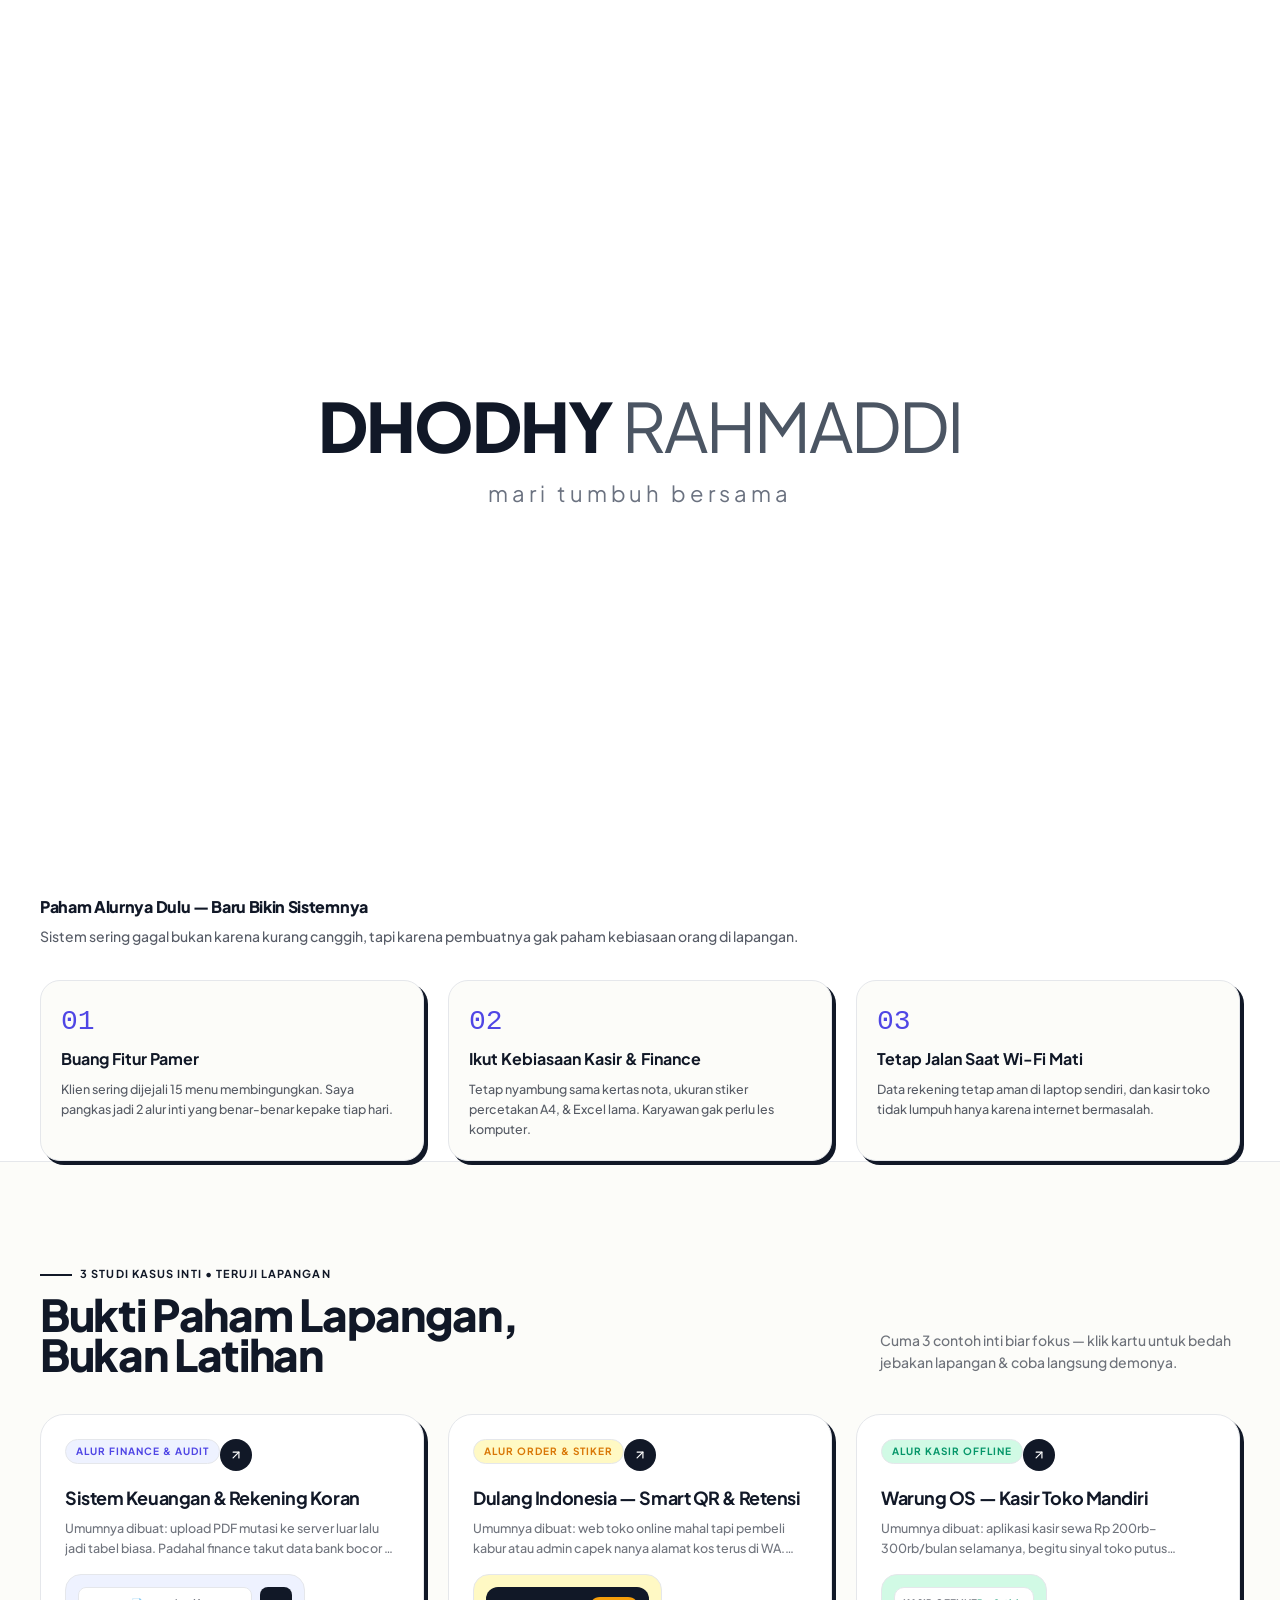
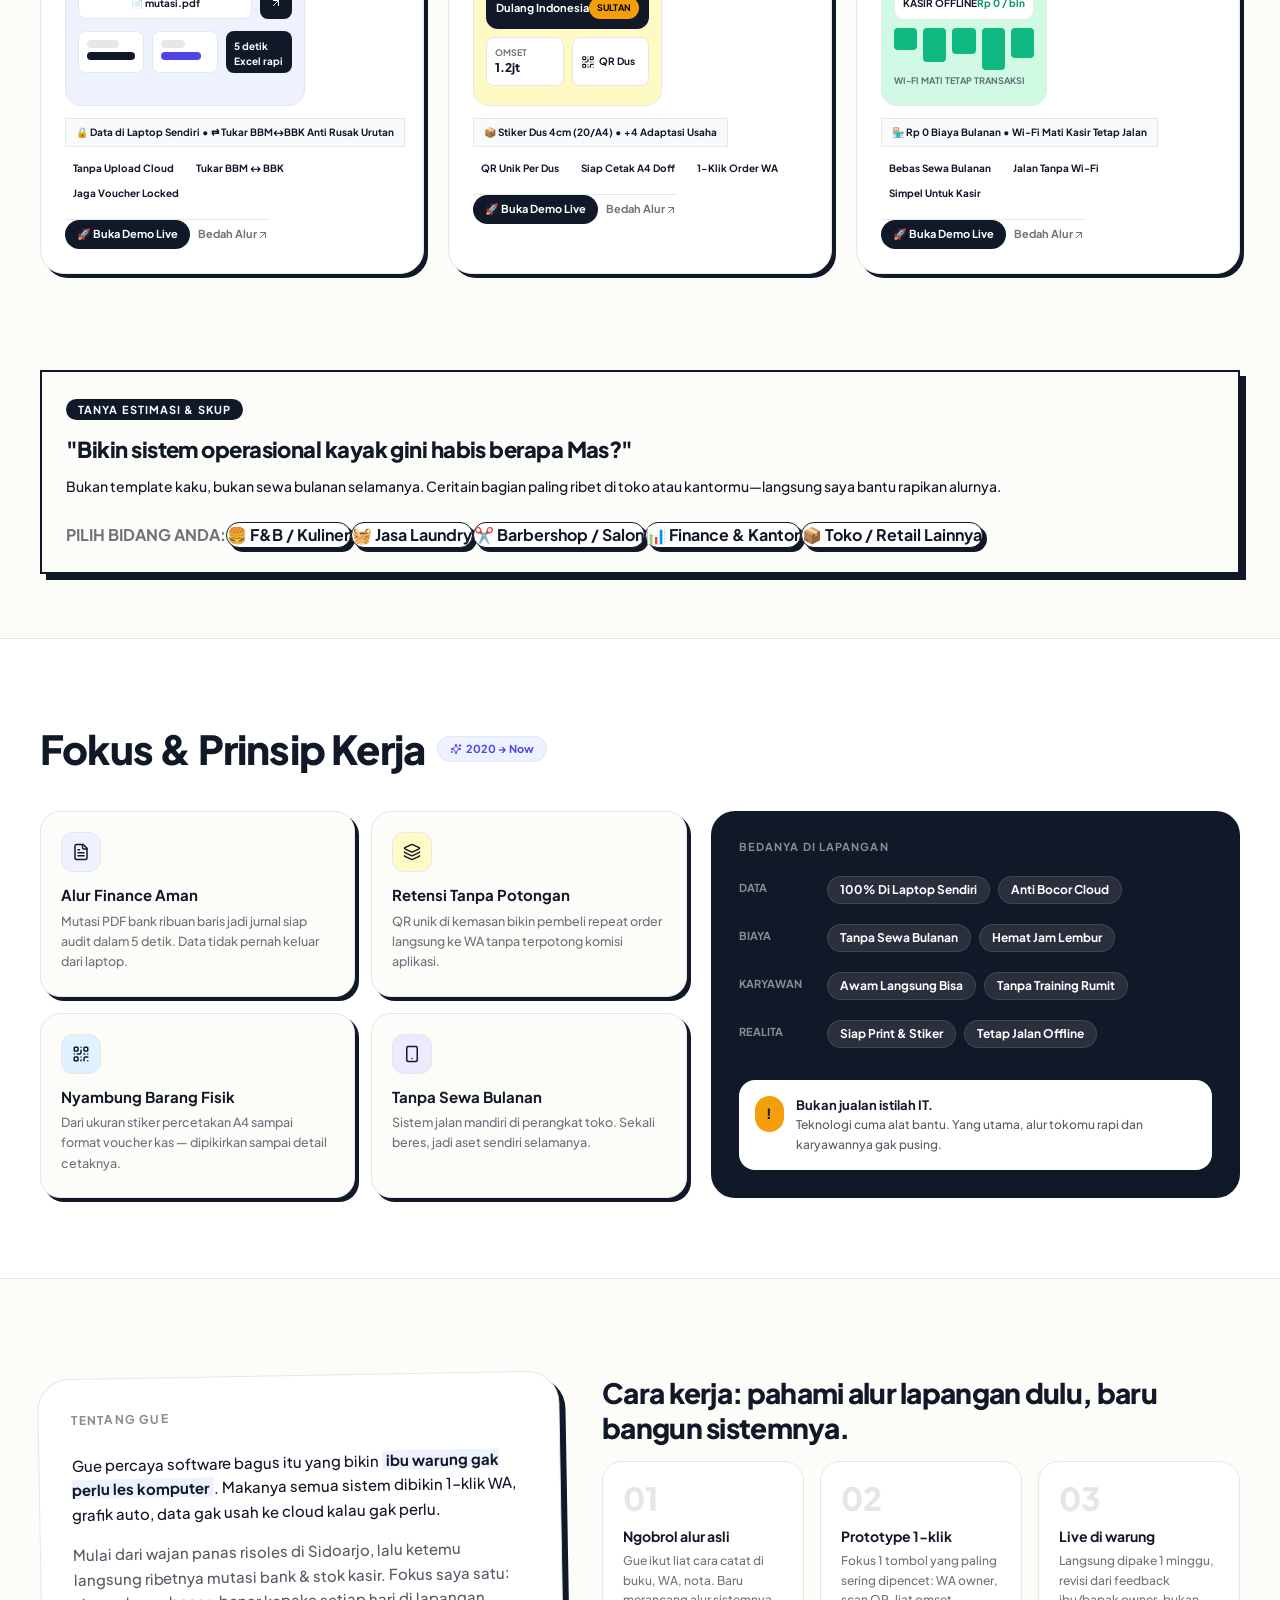
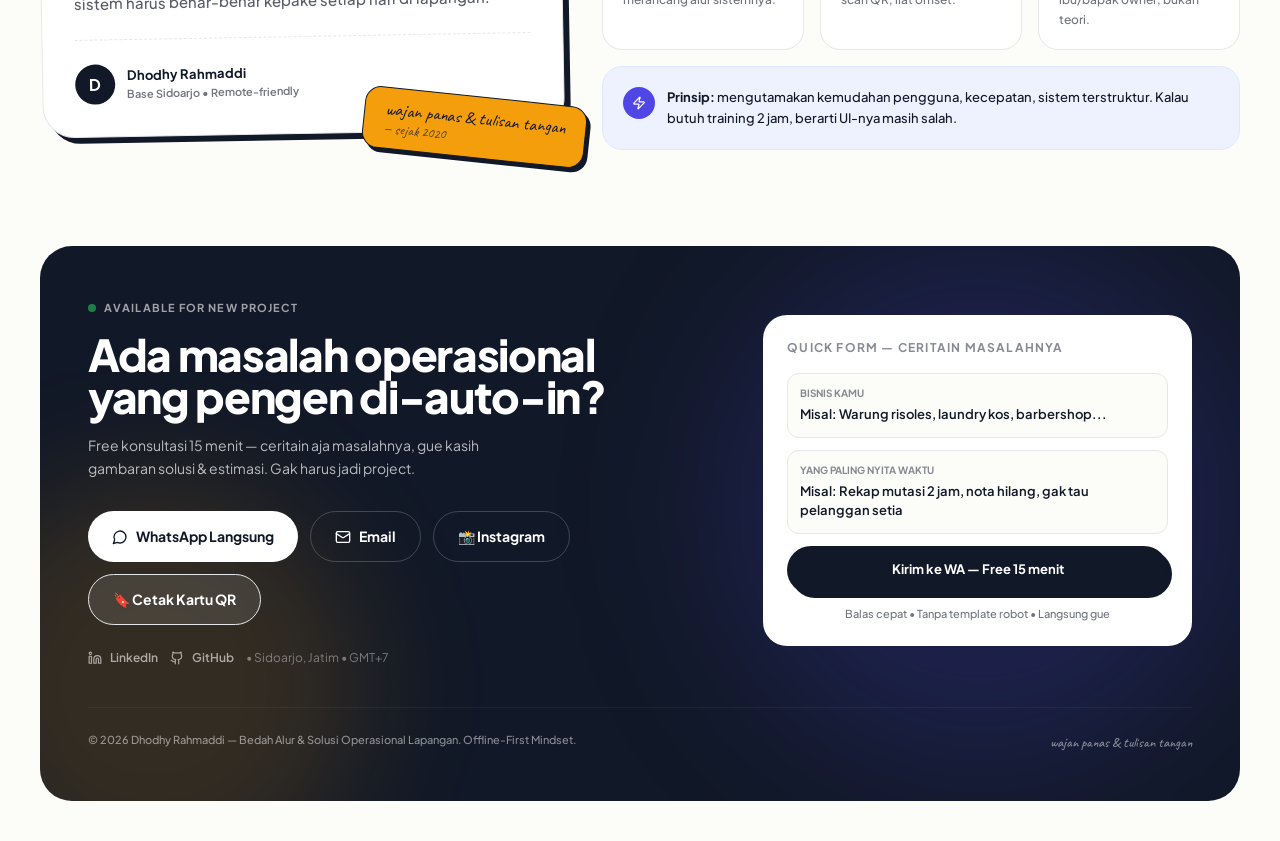
<file: index.html>
<!DOCTYPE html>
<html lang="en">
<head>
  <meta charset="UTF-8">
  <meta name="viewport" content="width=device-width, initial-scale=1">
  <title>Dhodhy Rahmaddi — The Real-World System Builder | Sidoarjo</title>
  <style>*,:after,:before{--tw-border-spacing-x:0;--tw-border-spacing-y:0;--tw-translate-x:0;--tw-translate-y:0;--tw-rotate:0;--tw-skew-x:0;--tw-skew-y:0;--tw-scale-x:1;--tw-scale-y:1;--tw-pan-x: ;--tw-pan-y: ;--tw-pinch-zoom: ;--tw-scroll-snap-strictness:proximity;--tw-gradient-from-position: ;--tw-gradient-via-position: ;--tw-gradient-to-position: ;--tw-ordinal: ;--tw-slashed-zero: ;--tw-numeric-figure: ;--tw-numeric-spacing: ;--tw-numeric-fraction: ;--tw-ring-inset: ;--tw-ring-offset-width:0px;--tw-ring-offset-color:#fff;--tw-ring-color:rgba(59,130,246,.5);--tw-ring-offset-shadow:0 0 #0000;--tw-ring-shadow:0 0 #0000;--tw-shadow:0 0 #0000;--tw-shadow-colored:0 0 #0000;--tw-blur: ;--tw-brightness: ;--tw-contrast: ;--tw-grayscale: ;--tw-hue-rotate: ;--tw-invert: ;--tw-saturate: ;--tw-sepia: ;--tw-drop-shadow: ;--tw-backdrop-blur: ;--tw-backdrop-brightness: ;--tw-backdrop-contrast: ;--tw-backdrop-grayscale: ;--tw-backdrop-hue-rotate: ;--tw-backdrop-invert: ;--tw-backdrop-opacity: ;--tw-backdrop-saturate: ;--tw-backdrop-sepia: ;--tw-contain-size: ;--tw-contain-layout: ;--tw-contain-paint: ;--tw-contain-style: }::backdrop{--tw-border-spacing-x:0;--tw-border-spacing-y:0;--tw-translate-x:0;--tw-translate-y:0;--tw-rotate:0;--tw-skew-x:0;--tw-skew-y:0;--tw-scale-x:1;--tw-scale-y:1;--tw-pan-x: ;--tw-pan-y: ;--tw-pinch-zoom: ;--tw-scroll-snap-strictness:proximity;--tw-gradient-from-position: ;--tw-gradient-via-position: ;--tw-gradient-to-position: ;--tw-ordinal: ;--tw-slashed-zero: ;--tw-numeric-figure: ;--tw-numeric-spacing: ;--tw-numeric-fraction: ;--tw-ring-inset: ;--tw-ring-offset-width:0px;--tw-ring-offset-color:#fff;--tw-ring-color:rgba(59,130,246,.5);--tw-ring-offset-shadow:0 0 #0000;--tw-ring-shadow:0 0 #0000;--tw-shadow:0 0 #0000;--tw-shadow-colored:0 0 #0000;--tw-blur: ;--tw-brightness: ;--tw-contrast: ;--tw-grayscale: ;--tw-hue-rotate: ;--tw-invert: ;--tw-saturate: ;--tw-sepia: ;--tw-drop-shadow: ;--tw-backdrop-blur: ;--tw-backdrop-brightness: ;--tw-backdrop-contrast: ;--tw-backdrop-grayscale: ;--tw-backdrop-hue-rotate: ;--tw-backdrop-invert: ;--tw-backdrop-opacity: ;--tw-backdrop-saturate: ;--tw-backdrop-sepia: ;--tw-contain-size: ;--tw-contain-layout: ;--tw-contain-paint: ;--tw-contain-style: }/*! tailwindcss v3.4.18 | MIT License | https://tailwindcss.com*/*,:after,:before{box-sizing:border-box;border:0 solid #e5e7eb}:after,:before{--tw-content:""}:host,html{line-height:1.5;-webkit-text-size-adjust:100%;-moz-tab-size:4;-o-tab-size:4;tab-size:4;font-family:ui-sans-serif,system-ui,sans-serif,Apple Color Emoji,Segoe UI Emoji,Segoe UI Symbol,Noto Color Emoji;font-feature-settings:normal;font-variation-settings:normal;-webkit-tap-highlight-color:transparent}body{line-height:inherit}hr{height:0;color:inherit;border-top-width:1px}abbr:where([title]){-webkit-text-decoration:underline dotted;text-decoration:underline dotted}h1,h2,h3,h4,h5,h6{font-size:inherit;font-weight:inherit}a{color:inherit;text-decoration:inherit}b,strong{font-weight:bolder}code,kbd,pre,samp{font-family:ui-monospace,SFMono-Regular,Menlo,Monaco,Consolas,Liberation Mono,Courier New,monospace;font-feature-settings:normal;font-variation-settings:normal;font-size:1em}small{font-size:80%}sub,sup{font-size:75%;line-height:0;position:relative;vertical-align:baseline}sub{bottom:-.25em}sup{top:-.5em}table{text-indent:0;border-color:inherit;border-collapse:collapse}button,input,optgroup,select,textarea{font-family:inherit;font-feature-settings:inherit;font-variation-settings:inherit;font-size:100%;font-weight:inherit;line-height:inherit;letter-spacing:inherit;color:inherit;margin:0;padding:0}button,select{text-transform:none}button,input:where([type=button]),input:where([type=reset]),input:where([type=submit]){-webkit-appearance:button;background-color:transparent;background-image:none}:-moz-focusring{outline:auto}:-moz-ui-invalid{box-shadow:none}progress{vertical-align:baseline}::-webkit-inner-spin-button,::-webkit-outer-spin-button{height:auto}[type=search]{-webkit-appearance:textfield;outline-offset:-2px}::-webkit-search-decoration{-webkit-appearance:none}::-webkit-file-upload-button{-webkit-appearance:button;font:inherit}summary{display:list-item}blockquote,dd,dl,figure,h1,h2,h3,h4,h5,h6,hr,p,pre{margin:0}fieldset{margin:0}fieldset,legend{padding:0}menu,ol,ul{list-style:none;margin:0;padding:0}dialog{padding:0}textarea{resize:vertical}input::-moz-placeholder,textarea::-moz-placeholder{opacity:1;color:#9ca3af}input::placeholder,textarea::placeholder{opacity:1;color:#9ca3af}[role=button],button{cursor:pointer}:disabled{cursor:default}audio,canvas,embed,iframe,img,object,svg,video{display:block;vertical-align:middle}img,video{max-width:100%;height:auto}[hidden]:where(:not([hidden=until-found])){display:none}.pointer-events-none{pointer-events:none}.fixed{position:fixed}.absolute{position:absolute}.relative{position:relative}.inset-0{inset:0}.-bottom-24{bottom:-6rem}.-bottom-6{bottom:-1.5rem}.-left-24{left:-6rem}.-right-2{right:-.5rem}.bottom-1{bottom:.25rem}.bottom-6{bottom:1.5rem}.bottom-\[180px\]{bottom:180px}.left-0{left:0}.left-1\/2{left:50%}.left-2{left:.5rem}.left-6{left:1.5rem}.right-0{right:0}.right-2{right:.5rem}.right-4{right:1rem}.right-6{right:1.5rem}.top-0{top:0}.top-1\/2{top:50%}.top-4{top:1rem}.top-6{top:1.5rem}.top-\[120px\]{top:120px}.top-\[200px\]{top:200px}.z-0{z-index:0}.z-10{z-index:10}.z-40{z-index:40}.z-50{z-index:50}.mx-auto{margin-left:auto;margin-right:auto}.mb-1{margin-bottom:.25rem}.ml-3{margin-left:.75rem}.mt-0\.5{margin-top:.125rem}.mt-1{margin-top:.25rem}.mt-10{margin-top:2.5rem}.mt-2{margin-top:.5rem}.mt-3{margin-top:.75rem}.mt-4{margin-top:1rem}.mt-5{margin-top:1.25rem}.mt-6{margin-top:1.5rem}.mt-8{margin-top:2rem}.line-clamp-2{overflow:hidden;display:-webkit-box;-webkit-box-orient:vertical;-webkit-line-clamp:2}.flex{display:flex}.inline-flex{display:inline-flex}.table{display:table}.grid{display:grid}.hidden{display:none}.h-1\.5{height:.375rem}.h-10{height:2.5rem}.h-11{height:2.75rem}.h-12{height:3rem}.h-16{height:4rem}.h-2{height:.5rem}.h-2\.5{height:.625rem}.h-24{height:6rem}.h-3{height:.75rem}.h-6{height:1.5rem}.h-7{height:1.75rem}.h-8{height:2rem}.h-9{height:2.25rem}.h-\[132px\]{height:132px}.h-\[2px\]{height:2px}.h-\[420px\]{height:420px}.h-\[42px\]{height:42px}.h-\[48px\]{height:48px}.h-\[520px\]{height:520px}.h-\[52px\]{height:52px}.h-\[68px\]{height:68px}.h-\[72px\]{height:72px}.h-full{height:100%}.max-h-\[92vh\]{max-height:92vh}.min-h-screen{min-height:100vh}.w-10{width:2.5rem}.w-12{width:3rem}.w-14{width:3.5rem}.w-16{width:4rem}.w-2{width:.5rem}.w-2\.5{width:.625rem}.w-6{width:1.5rem}.w-7{width:1.75rem}.w-8{width:2rem}.w-9{width:2.25rem}.w-\[260px\]{width:260px}.w-\[300px\]{width:300px}.w-\[340px\]{width:340px}.w-\[40\%\]{width:40%}.w-\[420px\]{width:420px}.w-\[520px\]{width:520px}.w-\[52px\]{width:52px}.w-\[68px\]{width:68px}.w-\[72px\]{width:72px}.w-\[92\%\]{width:92%}.w-full{width:100%}.max-w-\[1280px\]{max-width:1280px}.max-w-\[360px\]{max-width:360px}.max-w-\[440px\]{max-width:440px}.max-w-\[560px\]{max-width:560px}.flex-1{flex:1 1 0%}.shrink-0{flex-shrink:0}.-translate-x-1\/2{--tw-translate-x:-50%}.-translate-x-1\/2,.-translate-y-1\/2{transform:translate(var(--tw-translate-x),var(--tw-translate-y)) rotate(var(--tw-rotate)) skewX(var(--tw-skew-x)) skewY(var(--tw-skew-y)) scaleX(var(--tw-scale-x)) scaleY(var(--tw-scale-y))}.-translate-y-1\/2{--tw-translate-y:-50%}.-rotate-1,.rotate-\[-1deg\]{--tw-rotate:-1deg}.-rotate-1,.rotate-\[-1deg\],.rotate-\[-4deg\]{transform:translate(var(--tw-translate-x),var(--tw-translate-y)) rotate(var(--tw-rotate)) skewX(var(--tw-skew-x)) skewY(var(--tw-skew-y)) scaleX(var(--tw-scale-x)) scaleY(var(--tw-scale-y))}.rotate-\[-4deg\]{--tw-rotate:-4deg}.rotate-\[-6deg\]{--tw-rotate:-6deg}.rotate-\[-6deg\],.rotate-\[2deg\]{transform:translate(var(--tw-translate-x),var(--tw-translate-y)) rotate(var(--tw-rotate)) skewX(var(--tw-skew-x)) skewY(var(--tw-skew-y)) scaleX(var(--tw-scale-x)) scaleY(var(--tw-scale-y))}.rotate-\[2deg\]{--tw-rotate:2deg}.rotate-\[5deg\]{--tw-rotate:5deg}.rotate-\[5deg\],.rotate-\[6deg\]{transform:translate(var(--tw-translate-x),var(--tw-translate-y)) rotate(var(--tw-rotate)) skewX(var(--tw-skew-x)) skewY(var(--tw-skew-y)) scaleX(var(--tw-scale-x)) scaleY(var(--tw-scale-y))}.rotate-\[6deg\]{--tw-rotate:6deg}.rotate-\[8deg\]{--tw-rotate:8deg;transform:translate(var(--tw-translate-x),var(--tw-translate-y)) rotate(var(--tw-rotate)) skewX(var(--tw-skew-x)) skewY(var(--tw-skew-y)) scaleX(var(--tw-scale-x)) scaleY(var(--tw-scale-y))}@keyframes pulse{50%{opacity:.5}}.animate-pulse{animation:pulse 2s cubic-bezier(.4,0,.6,1) infinite}.grid-cols-2{grid-template-columns:repeat(2,minmax(0,1fr))}.grid-cols-3{grid-template-columns:repeat(3,minmax(0,1fr))}.grid-cols-5{grid-template-columns:repeat(5,minmax(0,1fr))}.flex-col{flex-direction:column}.flex-wrap{flex-wrap:wrap}.place-items-center{place-items:center}.items-start{align-items:flex-start}.items-end{align-items:flex-end}.items-center{align-items:center}.justify-center{justify-content:center}.justify-between{justify-content:space-between}.gap-0{gap:0}.gap-1{gap:.25rem}.gap-1\.5{gap:.375rem}.gap-10{gap:2.5rem}.gap-12{gap:3rem}.gap-2{gap:.5rem}.gap-3{gap:.75rem}.gap-4{gap:1rem}.gap-5{gap:1.25rem}.gap-6{gap:1.5rem}.gap-8{gap:2rem}.gap-\[2px\]{gap:2px}.gap-\[4px\]{gap:4px}.space-y-3>:not([hidden])~:not([hidden]){--tw-space-y-reverse:0;margin-top:calc(.75rem*(1 - var(--tw-space-y-reverse)));margin-bottom:calc(.75rem*var(--tw-space-y-reverse))}.space-y-4>:not([hidden])~:not([hidden]){--tw-space-y-reverse:0;margin-top:calc(1rem*(1 - var(--tw-space-y-reverse)));margin-bottom:calc(1rem*var(--tw-space-y-reverse))}.space-y-5>:not([hidden])~:not([hidden]){--tw-space-y-reverse:0;margin-top:calc(1.25rem*(1 - var(--tw-space-y-reverse)));margin-bottom:calc(1.25rem*var(--tw-space-y-reverse))}.overflow-auto{overflow:auto}.overflow-hidden,.truncate{overflow:hidden}.truncate{text-overflow:ellipsis;white-space:nowrap}.rounded{border-radius:.25rem}.rounded-\[10px\]{border-radius:10px}.rounded-\[12px\]{border-radius:12px}.rounded-\[14px\]{border-radius:14px}.rounded-\[16px\]{border-radius:16px}.rounded-\[1px\]{border-radius:1px}.rounded-\[20px\]{border-radius:20px}.rounded-\[24px\]{border-radius:24px}.rounded-\[32px\]{border-radius:32px}.rounded-\[8px\]{border-radius:8px}.rounded-full{border-radius:9999px}.rounded-b-\[14px\]{border-bottom-right-radius:14px;border-bottom-left-radius:14px}.rounded-t-\[14px\]{border-top-left-radius:14px;border-top-right-radius:14px}.rounded-t-\[28px\]{border-top-left-radius:28px;border-top-right-radius:28px}.border{border-width:1px}.border-\[1\.5px\]{border-width:1.5px}.border-\[2px\]{border-width:2px}.border-y{border-top-width:1px}.border-b,.border-y{border-bottom-width:1px}.border-t{border-top-width:1px}.border-t-0{border-top-width:0}.border-dashed{border-style:dashed}.border-\[\#111827\]{--tw-border-opacity:1;border-color:rgb(17 24 39/var(--tw-border-opacity,1))}.border-\[\#E0E7FF\]{--tw-border-opacity:1;border-color:rgb(224 231 255/var(--tw-border-opacity,1))}.border-\[\#E5E7EB\]{--tw-border-opacity:1;border-color:rgb(229 231 235/var(--tw-border-opacity,1))}.border-\[\#F3F4F6\]{--tw-border-opacity:1;border-color:rgb(243 244 246/var(--tw-border-opacity,1))}.border-white\/10{border-color:hsla(0,0%,100%,.1)}.border-white\/20{border-color:hsla(0,0%,100%,.2)}.bg-\[\#06B6D4\]{--tw-bg-opacity:1;background-color:rgb(6 182 212/var(--tw-bg-opacity,1))}.bg-\[\#10B981\]{--tw-bg-opacity:1;background-color:rgb(16 185 129/var(--tw-bg-opacity,1))}.bg-\[\#111827\]{--tw-bg-opacity:1;background-color:rgb(17 24 39/var(--tw-bg-opacity,1))}.bg-\[\#111827\]\/60{background-color:rgba(17,24,39,.6)}.bg-\[\#22C55E\]{--tw-bg-opacity:1;background-color:rgb(34 197 94/var(--tw-bg-opacity,1))}.bg-\[\#28C940\]{--tw-bg-opacity:1;background-color:rgb(40 201 64/var(--tw-bg-opacity,1))}.bg-\[\#4F46E5\]{--tw-bg-opacity:1;background-color:rgb(79 70 229/var(--tw-bg-opacity,1))}.bg-\[\#4F46E5\]\/20{background-color:rgba(79,70,229,.2)}.bg-\[\#E5E7EB\]{--tw-bg-opacity:1;background-color:rgb(229 231 235/var(--tw-bg-opacity,1))}.bg-\[\#EEF2FF\]{--tw-bg-opacity:1;background-color:rgb(238 242 255/var(--tw-bg-opacity,1))}.bg-\[\#F59E0B\]{--tw-bg-opacity:1;background-color:rgb(245 158 11/var(--tw-bg-opacity,1))}.bg-\[\#F59E0B\]\/15{background-color:rgba(245,158,11,.15)}.bg-\[\#F59E0B\]\/30{background-color:rgba(245,158,11,.3)}.bg-\[\#F9FAFB\]{--tw-bg-opacity:1;background-color:rgb(249 250 251/var(--tw-bg-opacity,1))}.bg-\[\#FCFCF9\]{--tw-bg-opacity:1;background-color:rgb(252 252 249/var(--tw-bg-opacity,1))}.bg-\[\#FCFCF9\]\/90{background-color:hsla(60,33%,98%,.9)}.bg-\[\#FF5F57\]{--tw-bg-opacity:1;background-color:rgb(255 95 87/var(--tw-bg-opacity,1))}.bg-\[\#FFBD2E\]{--tw-bg-opacity:1;background-color:rgb(255 189 46/var(--tw-bg-opacity,1))}.bg-black{--tw-bg-opacity:1;background-color:rgb(0 0 0/var(--tw-bg-opacity,1))}.bg-transparent{background-color:transparent}.bg-white{--tw-bg-opacity:1;background-color:rgb(255 255 255/var(--tw-bg-opacity,1))}.bg-white\/10{background-color:hsla(0,0%,100%,.1)}.bg-white\/20{background-color:hsla(0,0%,100%,.2)}.p-0{padding:0}.p-1\.5{padding:.375rem}.p-2{padding:.5rem}.p-2\.5{padding:.625rem}.p-3{padding:.75rem}.p-4{padding:1rem}.p-5{padding:1.25rem}.p-6{padding:1.5rem}.p-7{padding:1.75rem}.px-1{padding-left:.25rem;padding-right:.25rem}.px-2{padding-left:.5rem;padding-right:.5rem}.px-2\.5{padding-left:.625rem;padding-right:.625rem}.px-3{padding-left:.75rem;padding-right:.75rem}.px-4{padding-left:1rem;padding-right:1rem}.px-5{padding-left:1.25rem;padding-right:1.25rem}.px-6{padding-left:1.5rem;padding-right:1.5rem}.px-7{padding-left:1.75rem;padding-right:1.75rem}.py-0\.5{padding-top:.125rem;padding-bottom:.125rem}.py-1{padding-top:.25rem;padding-bottom:.25rem}.py-1\.5{padding-top:.375rem;padding-bottom:.375rem}.py-16{padding-top:4rem;padding-bottom:4rem}.py-2\.5{padding-top:.625rem;padding-bottom:.625rem}.py-3{padding-top:.75rem;padding-bottom:.75rem}.py-3\.5{padding-top:.875rem;padding-bottom:.875rem}.pb-10{padding-bottom:2.5rem}.pb-16{padding-bottom:4rem}.pt-1{padding-top:.25rem}.pt-6{padding-top:1.5rem}.pt-\[120px\]{padding-top:120px}.text-left{text-align:left}.text-center{text-align:center}.text-right{text-align:right}.font-mono{font-family:ui-monospace,SFMono-Regular,Menlo,Monaco,Consolas,Liberation Mono,Courier New,monospace}.text-\[10px\]{font-size:10px}.text-\[11px\]{font-size:11px}.text-\[12\.5px\]{font-size:12.5px}.text-\[12px\]{font-size:12px}.text-\[13px\]{font-size:13px}.text-\[14px\]{font-size:14px}.text-\[15px\]{font-size:15px}.text-\[16px\]{font-size:16px}.text-\[18px\]{font-size:18px}.text-\[22px\]{font-size:22px}.text-\[24px\]{font-size:24px}.text-\[28px\]{font-size:28px}.text-\[30px\]{font-size:30px}.text-\[32px\]{font-size:32px}.text-\[8px\]{font-size:8px}.text-\[9px\]{font-size:9px}.font-bold{font-weight:700}.font-extrabold{font-weight:800}.font-medium{font-weight:500}.font-semibold{font-weight:600}.uppercase{text-transform:uppercase}.leading-\[0\.95\]{line-height:.95}.leading-\[0\.9\]{line-height:.9}.leading-none{line-height:1}.leading-relaxed{line-height:1.625}.leading-tight{line-height:1.25}.tracking-\[-0\.02em\]{letter-spacing:-.02em}.tracking-\[-0\.03em\]{letter-spacing:-.03em}.tracking-tight{letter-spacing:-.025em}.tracking-wide{letter-spacing:.025em}.tracking-widest{letter-spacing:.1em}.text-\[\#059669\]{--tw-text-opacity:1;color:rgb(5 150 105/var(--tw-text-opacity,1))}.text-\[\#111827\]{--tw-text-opacity:1;color:rgb(17 24 39/var(--tw-text-opacity,1))}.text-\[\#22C55E\]{--tw-text-opacity:1;color:rgb(34 197 94/var(--tw-text-opacity,1))}.text-\[\#4F46E5\]{--tw-text-opacity:1;color:rgb(79 70 229/var(--tw-text-opacity,1))}.text-black{--tw-text-opacity:1;color:rgb(0 0 0/var(--tw-text-opacity,1))}.text-white{--tw-text-opacity:1;color:rgb(255 255 255/var(--tw-text-opacity,1))}.text-white\/60{color:hsla(0,0%,100%,.6)}.antialiased{-webkit-font-smoothing:antialiased;-moz-osx-font-smoothing:grayscale}.opacity-10{opacity:.1}.opacity-40{opacity:.4}.opacity-50{opacity:.5}.opacity-60{opacity:.6}.opacity-70{opacity:.7}.blur-\[60px\]{--tw-blur:blur(60px)}.blur-\[60px\],.blur-\[80px\]{filter:var(--tw-blur) var(--tw-brightness) var(--tw-contrast) var(--tw-grayscale) var(--tw-hue-rotate) var(--tw-invert) var(--tw-saturate) var(--tw-sepia) var(--tw-drop-shadow)}.blur-\[80px\]{--tw-blur:blur(80px)}.backdrop-blur-\[8px\]{--tw-backdrop-blur:blur(8px)}.backdrop-blur-\[8px\],.backdrop-blur-xl{backdrop-filter:var(--tw-backdrop-blur) var(--tw-backdrop-brightness) var(--tw-backdrop-contrast) var(--tw-backdrop-grayscale) var(--tw-backdrop-hue-rotate) var(--tw-backdrop-invert) var(--tw-backdrop-opacity) var(--tw-backdrop-saturate) var(--tw-backdrop-sepia)}.backdrop-blur-xl{--tw-backdrop-blur:blur(24px)}.transition{transition-property:color,background-color,border-color,text-decoration-color,fill,stroke,opacity,box-shadow,transform,filter,backdrop-filter;transition-timing-function:cubic-bezier(.4,0,.2,1);transition-duration:.15s}.transition-all{transition-property:all;transition-timing-function:cubic-bezier(.4,0,.2,1);transition-duration:.15s}.transition-transform{transition-property:transform;transition-timing-function:cubic-bezier(.4,0,.2,1);transition-duration:.15s}#root,body,html{min-height:100%}body{margin:0;font-family:Inter,ui-sans-serif,system-ui,-apple-system,BlinkMacSystemFont,Segoe UI,sans-serif}[role=button]:not([aria-disabled=true]),button:not(:disabled),label[for],select:not(:disabled),summary{cursor:pointer}.selection\:bg-\[\#4F46E5\]\/20 ::-moz-selection{background-color:rgba(79,70,229,.2)}.selection\:bg-\[\#4F46E5\]\/20 ::selection{background-color:rgba(79,70,229,.2)}.selection\:bg-\[\#4F46E5\]\/20::-moz-selection{background-color:rgba(79,70,229,.2)}.selection\:bg-\[\#4F46E5\]\/20::selection{background-color:rgba(79,70,229,.2)}.last\:border-0:last-child{border-width:0}.hover\:translate-y-\[-1px\]:hover{--tw-translate-y:-1px}.hover\:translate-y-\[-1px\]:hover,.hover\:translate-y-\[-2px\]:hover{transform:translate(var(--tw-translate-x),var(--tw-translate-y)) rotate(var(--tw-rotate)) skewX(var(--tw-skew-x)) skewY(var(--tw-skew-y)) scaleX(var(--tw-scale-x)) scaleY(var(--tw-scale-y))}.hover\:translate-y-\[-2px\]:hover{--tw-translate-y:-2px}.hover\:bg-\[\#FCFCF9\]:hover{--tw-bg-opacity:1;background-color:rgb(252 252 249/var(--tw-bg-opacity,1))}.hover\:bg-white\/10:hover{background-color:hsla(0,0%,100%,.1)}.hover\:text-\[\#4F46E5\]:hover{--tw-text-opacity:1;color:rgb(79 70 229/var(--tw-text-opacity,1))}.hover\:opacity-100:hover{opacity:1}.active\:translate-y-\[1px\]:active{--tw-translate-y:1px}.active\:translate-y-\[1px\]:active,.group:hover .group-hover\:rotate-45{transform:translate(var(--tw-translate-x),var(--tw-translate-y)) rotate(var(--tw-rotate)) skewX(var(--tw-skew-x)) skewY(var(--tw-skew-y)) scaleX(var(--tw-scale-x)) scaleY(var(--tw-scale-y))}.group:hover .group-hover\:rotate-45{--tw-rotate:45deg}@media (min-width:640px){.sm\:grid-cols-2{grid-template-columns:repeat(2,minmax(0,1fr))}.sm\:grid-cols-3{grid-template-columns:repeat(3,minmax(0,1fr))}}@media (min-width:768px){.md\:-right-2{right:-.5rem}.md\:-right-6{right:-1.5rem}.md\:left-0{left:0}.md\:left-10{left:2.5rem}.md\:right-6{right:1.5rem}.md\:flex{display:flex}.md\:inline-flex{display:inline-flex}.md\:hidden{display:none}.md\:h-\[620px\]{height:620px}.md\:max-h-\[84vh\]{max-height:84vh}.md\:w-\[380px\]{width:380px}.md\:max-w-\[980px\]{max-width:980px}.md\:grid-cols-3{grid-template-columns:repeat(3,minmax(0,1fr))}.md\:grid-cols-\[0\.95fr_1\.05fr\]{grid-template-columns:.95fr 1.05fr}.md\:grid-cols-\[0\.9fr_1\.1fr\]{grid-template-columns:.9fr 1.1fr}.md\:grid-cols-\[1\.1fr_0\.9fr\]{grid-template-columns:1.1fr .9fr}.md\:grid-cols-\[1\.2fr_0\.8fr\]{grid-template-columns:1.2fr .8fr}.md\:flex-row{flex-direction:row}.md\:items-end{align-items:flex-end}.md\:items-center{align-items:center}.md\:gap-6{gap:1.5rem}.md\:gap-8{gap:2rem}.md\:rounded-\[28px\]{border-radius:28px}.md\:border-b-0{border-bottom-width:0}.md\:border-r{border-right-width:1px}.md\:p-12{padding:3rem}.md\:p-6{padding:1.5rem}.md\:p-7{padding:1.75rem}.md\:p-8{padding:2rem}.md\:px-10{padding-left:2.5rem;padding-right:2.5rem}.md\:py-20{padding-top:5rem;padding-bottom:5rem}.md\:py-24{padding-top:6rem}.md\:pb-24,.md\:py-24{padding-bottom:6rem}.md\:pt-\[148px\]{padding-top:148px}.md\:text-\[18px\]{font-size:18px}.md\:text-\[28px\]{font-size:28px}.md\:text-\[40px\]{font-size:40px}.md\:text-\[44px\]{font-size:44px}.md\:text-\[56px\]{font-size:56px}}</style>
</head>
<body>

  <!-- 1. SPLASH SCREEN (Murni Minimalis: Tanpa Tombol, Latar Putih Bersih) -->
  <div id="splash-screen" style="position:fixed;inset:0;background:#ffffff;z-index:9999999;display:flex;flex-direction:column;align-items:center;justify-content:center;transition:opacity 0.8s cubic-bezier(0.16, 1, 0.3, 1), visibility 0.8s ease;cursor:default;">
    <div style="text-align:center;padding:24px;user-select:none;">
      <h1 style="font-family:'Plus Jakarta Sans',sans-serif;font-size:clamp(32px, 7vw, 68px);letter-spacing:-0.03em;color:#111827;margin:0;line-height:1.05;">
        <strong style="font-weight:800;color:#111827;">DHODHY</strong> <span style="font-weight:400;color:#4B5563;">RAHMADDI</span>
      </h1>
      <p style="font-family:'Plus Jakarta Sans',sans-serif;font-size:clamp(15px, 2.8vw, 22px);color:#6B7280;margin-top:16px;letter-spacing:0.18em;text-transform:lowercase;font-weight:400;">
        mari tumbuh bersama
      </p>
    </div>
  </div>

  <!-- Audio Element with native autoplay attribute -->
  <audio id="bgm" src="./BAHAN/ambient-piano-loop.wav" autoplay loop preload="auto"></audio>


  

  <!-- HTML5 Audio Element for Background Music -->
  


  

  <div id="root"></div>
  
  <script type="module">var mc=Object.create;var{getPrototypeOf:vc,defineProperty:jl,getOwnPropertyNames:hc}=Object;var gc=Object.prototype.hasOwnProperty;var Ie=(e,t,n)=>{n=e!=null?mc(vc(e)):{};let r=t||!e||!e.__esModule?jl(n,"default",{value:e,enumerable:!0}):n;for(let l of hc(e))if(!gc.call(r,l))jl(r,l,{get:()=>e[l],enumerable:!0});return r};var zr=(e,t)=>()=>(t||e((t={exports:{}}).exports,t),t.exports);var yc=(e,t)=>{for(var n in t)jl(e,n,{get:t[n],enumerable:!0,configurable:!0,set:(r)=>t[n]=()=>r})};var wc=(e,t)=>()=>(e&&(t=e(e=0)),t);var kt=zr((Mc)=>{var xn=Symbol.for("react.element"),kc=Symbol.for("react.portal"),xc=Symbol.for("react.fragment"),Ec=Symbol.for("react.strict_mode"),Nc=Symbol.for("react.profiler"),Sc=Symbol.for("react.provider"),Cc=Symbol.for("react.context"),_c=Symbol.for("react.forward_ref"),Fc=Symbol.for("react.suspense"),Pc=Symbol.for("react.memo"),zc=Symbol.for("react.lazy"),Na=Symbol.iterator;function Tc(e){if(e===null||typeof e!=="object")return null;return e=Na&&e[Na]||e["@@iterator"],typeof e==="function"?e:null}var _a={isMounted:function(){return!1},enqueueForceUpdate:function(){},enqueueReplaceState:function(){},enqueueSetState:function(){}},Fa=Object.assign,Pa={};function Qt(e,t,n){this.props=e,this.context=t,this.refs=Pa,this.updater=n||_a}Qt.prototype.isReactComponent={};Qt.prototype.setState=function(e,t){if(typeof e!=="object"&&typeof e!=="function"&&e!=null)throw Error("setState(...): takes an object of state variables to update or a function which returns an object of state variables.");this.updater.enqueueSetState(this,e,t,"setState")};Qt.prototype.forceUpdate=function(e){this.updater.enqueueForceUpdate(this,e,"forceUpdate")};function za(){}za.prototype=Qt.prototype;function ti(e,t,n){this.props=e,this.context=t,this.refs=Pa,this.updater=n||_a}var ni=ti.prototype=new za;ni.constructor=ti;Fa(ni,Qt.prototype);ni.isPureReactComponent=!0;var Sa=Array.isArray,Ta=Object.prototype.hasOwnProperty,ri={current:null},Ra={key:!0,ref:!0,__self:!0,__source:!0};function Da(e,t,n){var r,l={},i=null,o=null;if(t!=null)for(r in t.ref!==void 0&&(o=t.ref),t.key!==void 0&&(i=""+t.key),t)Ta.call(t,r)&&!Ra.hasOwnProperty(r)&&(l[r]=t[r]);var a=arguments.length-2;if(a===1)l.children=n;else if(1<a){for(var u=Array(a),c=0;c<a;c++)u[c]=arguments[c+2];l.children=u}if(e&&e.defaultProps)for(r in a=e.defaultProps,a)l[r]===void 0&&(l[r]=a[r]);return{$$typeof:xn,type:e,key:i,ref:o,props:l,_owner:ri.current}}function Rc(e,t){return{$$typeof:xn,type:e.type,key:t,ref:e.ref,props:e.props,_owner:e._owner}}function li(e){return typeof e==="object"&&e!==null&&e.$$typeof===xn}function Dc(e){var t={"=":"=0",":":"=2"};return"$"+e.replace(/[=:]/g,function(n){return t[n]})}var Ca=/\/+/g;function ei(e,t){return typeof e==="object"&&e!==null&&e.key!=null?Dc(""+e.key):t.toString(36)}function Rr(e,t,n,r,l){var i=typeof e;if(i==="undefined"||i==="boolean")e=null;var o=!1;if(e===null)o=!0;else switch(i){case"string":case"number":o=!0;break;case"object":switch(e.$$typeof){case xn:case kc:o=!0}}if(o)return o=e,l=l(o),e=r===""?"."+ei(o,0):r,Sa(l)?(n="",e!=null&&(n=e.replace(Ca,"$&/")+"/"),Rr(l,t,n,"",function(c){return c})):l!=null&&(li(l)&&(l=Rc(l,n+(!l.key||o&&o.key===l.key?"":(""+l.key).replace(Ca,"$&/")+"/")+e)),t.push(l)),1;if(o=0,r=r===""?".":r+":",Sa(e))for(var a=0;a<e.length;a++){i=e[a];var u=r+ei(i,a);o+=Rr(i,t,n,u,l)}else if(u=Tc(e),typeof u==="function")for(e=u.call(e),a=0;!(i=e.next()).done;)i=i.value,u=r+ei(i,a++),o+=Rr(i,t,n,u,l);else if(i==="object")throw t=String(e),Error("Objects are not valid as a React child (found: "+(t==="[object Object]"?"object with keys {"+Object.keys(e).join(", ")+"}":t)+"). If you meant to render a collection of children, use an array instead.");return o}function Tr(e,t,n){if(e==null)return e;var r=[],l=0;return Rr(e,r,"","",function(i){return t.call(n,i,l++)}),r}function Bc(e){if(e._status===-1){var t=e._result;t=t(),t.then(function(n){if(e._status===0||e._status===-1)e._status=1,e._result=n},function(n){if(e._status===0||e._status===-1)e._status=2,e._result=n}),e._status===-1&&(e._status=0,e._result=t)}if(e._status===1)return e._result.default;throw e._result}var re={current:null},Dr={transition:null},Oc={ReactCurrentDispatcher:re,ReactCurrentBatchConfig:Dr,ReactCurrentOwner:ri};function Ba(){throw Error("act(...) is not supported in production builds of React.")}Mc.Children={map:Tr,forEach:function(e,t,n){Tr(e,function(){t.apply(this,arguments)},n)},count:function(e){var t=0;return Tr(e,function(){t++}),t},toArray:function(e){return Tr(e,function(t){return t})||[]},only:function(e){if(!li(e))throw Error("React.Children.only expected to receive a single React element child.");return e}};Mc.Component=Qt;Mc.Fragment=xc;Mc.Profiler=Nc;Mc.PureComponent=ti;Mc.StrictMode=Ec;Mc.Suspense=Fc;Mc.__SECRET_INTERNALS_DO_NOT_USE_OR_YOU_WILL_BE_FIRED=Oc;Mc.act=Ba;Mc.cloneElement=function(e,t,n){if(e===null||e===void 0)throw Error("React.cloneElement(...): The argument must be a React element, but you passed "+e+".");var r=Fa({},e.props),l=e.key,i=e.ref,o=e._owner;if(t!=null){if(t.ref!==void 0&&(i=t.ref,o=ri.current),t.key!==void 0&&(l=""+t.key),e.type&&e.type.defaultProps)var a=e.type.defaultProps;for(u in t)Ta.call(t,u)&&!Ra.hasOwnProperty(u)&&(r[u]=t[u]===void 0&&a!==void 0?a[u]:t[u])}var u=arguments.length-2;if(u===1)r.children=n;else if(1<u){a=Array(u);for(var c=0;c<u;c++)a[c]=arguments[c+2];r.children=a}return{$$typeof:xn,type:e.type,key:l,ref:i,props:r,_owner:o}};Mc.createContext=function(e){return e={$$typeof:Cc,_currentValue:e,_currentValue2:e,_threadCount:0,Provider:null,Consumer:null,_defaultValue:null,_globalName:null},e.Provider={$$typeof:Sc,_context:e},e.Consumer=e};Mc.createElement=Da;Mc.createFactory=function(e){var t=Da.bind(null,e);return t.type=e,t};Mc.createRef=function(){return{current:null}};Mc.forwardRef=function(e){return{$$typeof:_c,render:e}};Mc.isValidElement=li;Mc.lazy=function(e){return{$$typeof:zc,_payload:{_status:-1,_result:e},_init:Bc}};Mc.memo=function(e,t){return{$$typeof:Pc,type:e,compare:t===void 0?null:t}};Mc.startTransition=function(e){var t=Dr.transition;Dr.transition={};try{e()}finally{Dr.transition=t}};Mc.unstable_act=Ba;Mc.useCallback=function(e,t){return re.current.useCallback(e,t)};Mc.useContext=function(e){return re.current.useContext(e)};Mc.useDebugValue=function(){};Mc.useDeferredValue=function(e){return re.current.useDeferredValue(e)};Mc.useEffect=function(e,t){return re.current.useEffect(e,t)};Mc.useId=function(){return re.current.useId()};Mc.useImperativeHandle=function(e,t,n){return re.current.useImperativeHandle(e,t,n)};Mc.useInsertionEffect=function(e,t){return re.current.useInsertionEffect(e,t)};Mc.useLayoutEffect=function(e,t){return re.current.useLayoutEffect(e,t)};Mc.useMemo=function(e,t){return re.current.useMemo(e,t)};Mc.useReducer=function(e,t,n){return re.current.useReducer(e,t,n)};Mc.useRef=function(e){return re.current.useRef(e)};Mc.useState=function(e){return re.current.useState(e)};Mc.useSyncExternalStore=function(e,t,n){return re.current.useSyncExternalStore(e,t,n)};Mc.useTransition=function(){return re.current.useTransition()};Mc.version="18.3.1"});var Ha=zr((kf)=>{function oi(e,t){var n=e.length;e.push(t);e:for(;0<n;){var r=n-1>>>1,l=e[r];if(0<Br(l,t))e[r]=t,e[n]=l,n=r;else break e}}function Ne(e){return e.length===0?null:e[0]}function Ir(e){if(e.length===0)return null;var t=e[0],n=e.pop();if(n!==t){e[0]=n;e:for(var r=0,l=e.length,i=l>>>1;r<i;){var o=2*(r+1)-1,a=e[o],u=o+1,c=e[u];if(0>Br(a,n))u<l&&0>Br(c,a)?(e[r]=c,e[u]=n,r=u):(e[r]=a,e[o]=n,r=o);else if(u<l&&0>Br(c,n))e[r]=c,e[u]=n,r=u;else break e}}return t}function Br(e,t){var n=e.sortIndex-t.sortIndex;return n!==0?n:e.id-t.id}if(typeof performance==="object"&&typeof performance.now==="function")ai=performance,kf.unstable_now=function(){return ai.now()};else Or=Date,ui=Or.now(),kf.unstable_now=function(){return Or.now()-ui};var ai,Or,ui,Re=[],Je=[],wf=1,he=null,b=3,Ar=!1,xt=!1,Nn=!1,Ma=typeof setTimeout==="function"?setTimeout:null,La=typeof clearTimeout==="function"?clearTimeout:null,Oa=typeof setImmediate<"u"?setImmediate:null;typeof navigator<"u"&&navigator.scheduling!==void 0&&navigator.scheduling.isInputPending!==void 0&&navigator.scheduling.isInputPending.bind(navigator.scheduling);function si(e){for(var t=Ne(Je);t!==null;){if(t.callback===null)Ir(Je);else if(t.startTime<=e)Ir(Je),t.sortIndex=t.expirationTime,oi(Re,t);else break;t=Ne(Je)}}function ci(e){if(Nn=!1,si(e),!xt)if(Ne(Re)!==null)xt=!0,pi(fi);else{var t=Ne(Je);t!==null&&mi(ci,t.startTime-e)}}function fi(e,t){xt=!1,Nn&&(Nn=!1,La(Sn),Sn=-1),Ar=!0;var n=b;try{si(t);for(he=Ne(Re);he!==null&&(!(he.expirationTime>t)||e&&!Ua());){var r=he.callback;if(typeof r==="function"){he.callback=null,b=he.priorityLevel;var l=r(he.expirationTime<=t);t=kf.unstable_now(),typeof l==="function"?he.callback=l:he===Ne(Re)&&Ir(Re),si(t)}else Ir(Re);he=Ne(Re)}if(he!==null)var i=!0;else{var o=Ne(Je);o!==null&&mi(ci,o.startTime-t),i=!1}return i}finally{he=null,b=n,Ar=!1}}var Ur=!1,Mr=null,Sn=-1,Ia=5,Aa=-1;function Ua(){return kf.unstable_now()-Aa<Ia?!1:!0}function ii(){if(Mr!==null){var e=kf.unstable_now();Aa=e;var t=!0;try{t=Mr(!0,e)}finally{t?En():(Ur=!1,Mr=null)}}else Ur=!1}var En;if(typeof Oa==="function")En=function(){Oa(ii)};else if(typeof MessageChannel<"u")Lr=new MessageChannel,di=Lr.port2,Lr.port1.onmessage=ii,En=function(){di.postMessage(null)};else En=function(){Ma(ii,0)};var Lr,di;function pi(e){Mr=e,Ur||(Ur=!0,En())}function mi(e,t){Sn=Ma(function(){e(kf.unstable_now())},t)}kf.unstable_IdlePriority=5;kf.unstable_ImmediatePriority=1;kf.unstable_LowPriority=4;kf.unstable_NormalPriority=3;kf.unstable_Profiling=null;kf.unstable_UserBlockingPriority=2;kf.unstable_cancelCallback=function(e){e.callback=null};kf.unstable_continueExecution=function(){xt||Ar||(xt=!0,pi(fi))};kf.unstable_forceFrameRate=function(e){0>e||125<e?console.error("forceFrameRate takes a positive int between 0 and 125, forcing frame rates higher than 125 fps is not supported"):Ia=0<e?Math.floor(1000/e):5};kf.unstable_getCurrentPriorityLevel=function(){return b};kf.unstable_getFirstCallbackNode=function(){return Ne(Re)};kf.unstable_next=function(e){switch(b){case 1:case 2:case 3:var t=3;break;default:t=b}var n=b;b=t;try{return e()}finally{b=n}};kf.unstable_pauseExecution=function(){};kf.unstable_requestPaint=function(){};kf.unstable_runWithPriority=function(e,t){switch(e){case 1:case 2:case 3:case 4:case 5:break;default:e=3}var n=b;b=e;try{return t()}finally{b=n}};kf.unstable_scheduleCallback=function(e,t,n){var r=kf.unstable_now();switch(typeof n==="object"&&n!==null?(n=n.delay,n=typeof n==="number"&&0<n?r+n:r):n=r,e){case 1:var l=-1;break;case 2:l=250;break;case 5:l=1073741823;break;case 4:l=1e4;break;default:l=5000}return l=n+l,e={id:wf++,callback:t,priorityLevel:e,startTime:n,expirationTime:l,sortIndex:-1},n>r?(e.sortIndex=n,oi(Je,e),Ne(Re)===null&&e===Ne(Je)&&(Nn?(La(Sn),Sn=-1):Nn=!0,mi(ci,n-r))):(e.sortIndex=l,oi(Re,e),xt||Ar||(xt=!0,pi(fi))),e};kf.unstable_shouldYield=Ua;kf.unstable_wrapCallback=function(e){var t=b;return function(){var n=b;b=t;try{return e.apply(this,arguments)}finally{b=n}}}});var xa={};yc(xa,{version:()=>ec,unstable_renderSubtreeIntoContainer:()=>jd,unstable_batchedUpdates:()=>bd,unmountComponentAtNode:()=>qd,render:()=>Jd,hydrateRoot:()=>Zd,hydrate:()=>Xd,flushSync:()=>Gd,findDOMNode:()=>Yd,createRoot:()=>Kd,createPortal:()=>$d,__SECRET_INTERNALS_DO_NOT_USE_OR_YOU_WILL_BE_FIRED:()=>Vd});function y(e){for(var t="https://reactjs.org/docs/error-decoder.html?invariant="+e,n=1;n<arguments.length;n++)t+="&args[]="+encodeURIComponent(arguments[n]);return"Minified React error #"+e+"; visit "+t+" for the full message or use the non-minified dev environment for full errors and additional helpful warnings."}function Mt(e,t){dn(e,t),dn(e+"Capture",t)}function dn(e,t){Zn[e]=t;for(e=0;e<t.length;e++)Yu.add(t[e])}function Hf(e){if(Li.call(Wa,e))return!0;if(Li.call(Qa,e))return!1;if(Uf.test(e))return Wa[e]=!0;return Qa[e]=!0,!1}function Qf(e,t,n,r){if(n!==null&&n.type===0)return!1;switch(typeof t){case"function":case"symbol":return!0;case"boolean":if(r)return!1;if(n!==null)return!n.acceptsBooleans;return e=e.toLowerCase().slice(0,5),e!=="data-"&&e!=="aria-";default:return!1}}function Wf(e,t,n,r){if(t===null||typeof t>"u"||Qf(e,t,n,r))return!0;if(r)return!1;if(n!==null)switch(n.type){case 3:return!t;case 4:return t===!1;case 5:return isNaN(t);case 6:return isNaN(t)||1>t}return!1}function oe(e,t,n,r,l,i,o){this.acceptsBooleans=t===2||t===3||t===4,this.attributeName=r,this.attributeNamespace=l,this.mustUseProperty=n,this.propertyName=e,this.type=t,this.sanitizeURL=i,this.removeEmptyString=o}function Do(e){return e[1].toUpperCase()}function Bo(e,t,n,r){var l=q.hasOwnProperty(t)?q[t]:null;if(l!==null?l.type!==0:r||!(2<t.length)||t[0]!=="o"&&t[0]!=="O"||t[1]!=="n"&&t[1]!=="N")Wf(t,n,l,r)&&(n=null),r||l===null?Hf(t)&&(n===null?e.removeAttribute(t):e.setAttribute(t,""+n)):l.mustUseProperty?e[l.propertyName]=n===null?l.type===3?!1:"":n:(t=l.attributeName,r=l.attributeNamespace,n===null?e.removeAttribute(t):(l=l.type,n=l===3||l===4&&n===!0?"":""+n,r?e.setAttributeNS(r,t,n):e.setAttribute(t,n)))}function Cn(e){if(e===null||typeof e!=="object")return null;return e=Va&&e[Va]||e["@@iterator"],typeof e==="function"?e:null}function Dn(e){if(vi===void 0)try{throw Error()}catch(n){var t=n.stack.trim().match(/\n( *(at )?)/);vi=t&&t[1]||""}return`
`+vi+e}function gi(e,t){if(!e||hi)return"";hi=!0;var n=Error.prepareStackTrace;Error.prepareStackTrace=void 0;try{if(t)if(t=function(){throw Error()},Object.defineProperty(t.prototype,"props",{set:function(){throw Error()}}),typeof Reflect==="object"&&Reflect.construct){try{Reflect.construct(t,[])}catch(c){var r=c}Reflect.construct(e,[],t)}else{try{t.call()}catch(c){r=c}e.call(t.prototype)}else{try{throw Error()}catch(c){r=c}e()}}catch(c){if(c&&r&&typeof c.stack==="string"){for(var l=c.stack.split(`
`),i=r.stack.split(`
`),o=l.length-1,a=i.length-1;1<=o&&0<=a&&l[o]!==i[a];)a--;for(;1<=o&&0<=a;o--,a--)if(l[o]!==i[a]){if(o!==1||a!==1)do if(o--,a--,0>a||l[o]!==i[a]){var u=`
`+l[o].replace(" at new "," at ");return e.displayName&&u.includes("<anonymous>")&&(u=u.replace("<anonymous>",e.displayName)),u}while(1<=o&&0<=a);break}}}finally{hi=!1,Error.prepareStackTrace=n}return(e=e?e.displayName||e.name:"")?Dn(e):""}function Vf(e){switch(e.tag){case 5:return Dn(e.type);case 16:return Dn("Lazy");case 13:return Dn("Suspense");case 19:return Dn("SuspenseList");case 0:case 2:case 15:return e=gi(e.type,!1),e;case 11:return e=gi(e.type.render,!1),e;case 1:return e=gi(e.type,!0),e;default:return""}}function Hi(e){if(e==null)return null;if(typeof e==="function")return e.displayName||e.name||null;if(typeof e==="string")return e;switch(e){case Yt:return"Fragment";case Kt:return"Portal";case Ii:return"Profiler";case Oo:return"StrictMode";case Ai:return"Suspense";case Ui:return"SuspenseList"}if(typeof e==="object")switch(e.$$typeof){case Xu:return(e.displayName||"Context")+".Consumer";case Gu:return(e._context.displayName||"Context")+".Provider";case Mo:var t=e.render;return e=e.displayName,e||(e=t.displayName||t.name||"",e=e!==""?"ForwardRef("+e+")":"ForwardRef"),e;case Lo:return t=e.displayName||null,t!==null?t:Hi(e.type)||"Memo";case be:t=e._payload,e=e._init;try{return Hi(e(t))}catch(n){}}return null}function $f(e){var t=e.type;switch(e.tag){case 24:return"Cache";case 9:return(t.displayName||"Context")+".Consumer";case 10:return(t._context.displayName||"Context")+".Provider";case 18:return"DehydratedFragment";case 11:return e=t.render,e=e.displayName||e.name||"",t.displayName||(e!==""?"ForwardRef("+e+")":"ForwardRef");case 7:return"Fragment";case 5:return t;case 4:return"Portal";case 3:return"Root";case 6:return"Text";case 16:return Hi(t);case 8:return t===Oo?"StrictMode":"Mode";case 22:return"Offscreen";case 12:return"Profiler";case 21:return"Scope";case 13:return"Suspense";case 19:return"SuspenseList";case 25:return"TracingMarker";case 1:case 0:case 17:case 2:case 14:case 15:if(typeof t==="function")return t.displayName||t.name||null;if(typeof t==="string")return t}return null}function ft(e){switch(typeof e){case"boolean":case"number":case"string":case"undefined":return e;case"object":return e;default:return""}}function Ju(e){var t=e.type;return(e=e.nodeName)&&e.toLowerCase()==="input"&&(t==="checkbox"||t==="radio")}function Kf(e){var t=Ju(e)?"checked":"value",n=Object.getOwnPropertyDescriptor(e.constructor.prototype,t),r=""+e[t];if(!e.hasOwnProperty(t)&&typeof n<"u"&&typeof n.get==="function"&&typeof n.set==="function"){var{get:l,set:i}=n;return Object.defineProperty(e,t,{configurable:!0,get:function(){return l.call(this)},set:function(o){r=""+o,i.call(this,o)}}),Object.defineProperty(e,t,{enumerable:n.enumerable}),{getValue:function(){return r},setValue:function(o){r=""+o},stopTracking:function(){e._valueTracker=null,delete e[t]}}}}function Qr(e){e._valueTracker||(e._valueTracker=Kf(e))}function qu(e){if(!e)return!1;var t=e._valueTracker;if(!t)return!0;var n=t.getValue(),r="";return e&&(r=Ju(e)?e.checked?"true":"false":e.value),e=r,e!==n?(t.setValue(e),!0):!1}function fl(e){if(e=e||(typeof document<"u"?document:void 0),typeof e>"u")return null;try{return e.activeElement||e.body}catch(t){return e.body}}function Qi(e,t){var n=t.checked;return U({},t,{defaultChecked:void 0,defaultValue:void 0,value:void 0,checked:n!=null?n:e._wrapperState.initialChecked})}function $a(e,t){var n=t.defaultValue==null?"":t.defaultValue,r=t.checked!=null?t.checked:t.defaultChecked;n=ft(t.value!=null?t.value:n),e._wrapperState={initialChecked:r,initialValue:n,controlled:t.type==="checkbox"||t.type==="radio"?t.checked!=null:t.value!=null}}function bu(e,t){t=t.checked,t!=null&&Bo(e,"checked",t,!1)}function Wi(e,t){bu(e,t);var n=ft(t.value),r=t.type;if(n!=null)if(r==="number"){if(n===0&&e.value===""||e.value!=n)e.value=""+n}else e.value!==""+n&&(e.value=""+n);else if(r==="submit"||r==="reset"){e.removeAttribute("value");return}t.hasOwnProperty("value")?Vi(e,t.type,n):t.hasOwnProperty("defaultValue")&&Vi(e,t.type,ft(t.defaultValue)),t.checked==null&&t.defaultChecked!=null&&(e.defaultChecked=!!t.defaultChecked)}function Ka(e,t,n){if(t.hasOwnProperty("value")||t.hasOwnProperty("defaultValue")){var r=t.type;if(!(r!=="submit"&&r!=="reset"||t.value!==void 0&&t.value!==null))return;t=""+e._wrapperState.initialValue,n||t===e.value||(e.value=t),e.defaultValue=t}n=e.name,n!==""&&(e.name=""),e.defaultChecked=!!e._wrapperState.initialChecked,n!==""&&(e.name=n)}function Vi(e,t,n){if(t!=="number"||fl(e.ownerDocument)!==e)n==null?e.defaultValue=""+e._wrapperState.initialValue:e.defaultValue!==""+n&&(e.defaultValue=""+n)}function rn(e,t,n,r){if(e=e.options,t){t={};for(var l=0;l<n.length;l++)t["$"+n[l]]=!0;for(n=0;n<e.length;n++)l=t.hasOwnProperty("$"+e[n].value),e[n].selected!==l&&(e[n].selected=l),l&&r&&(e[n].defaultSelected=!0)}else{n=""+ft(n),t=null;for(l=0;l<e.length;l++){if(e[l].value===n){e[l].selected=!0,r&&(e[l].defaultSelected=!0);return}t!==null||e[l].disabled||(t=e[l])}t!==null&&(t.selected=!0)}}function $i(e,t){if(t.dangerouslySetInnerHTML!=null)throw Error(y(91));return U({},t,{value:void 0,defaultValue:void 0,children:""+e._wrapperState.initialValue})}function Ya(e,t){var n=t.value;if(n==null){if(n=t.children,t=t.defaultValue,n!=null){if(t!=null)throw Error(y(92));if(Bn(n)){if(1<n.length)throw Error(y(93));n=n[0]}t=n}t==null&&(t=""),n=t}e._wrapperState={initialValue:ft(n)}}function ju(e,t){var n=ft(t.value),r=ft(t.defaultValue);n!=null&&(n=""+n,n!==e.value&&(e.value=n),t.defaultValue==null&&e.defaultValue!==n&&(e.defaultValue=n)),r!=null&&(e.defaultValue=""+r)}function Ga(e){var t=e.textContent;t===e._wrapperState.initialValue&&t!==""&&t!==null&&(e.value=t)}function es(e){switch(e){case"svg":return"http://www.w3.org/2000/svg";case"math":return"http://www.w3.org/1998/Math/MathML";default:return"http://www.w3.org/1999/xhtml"}}function Ki(e,t){return e==null||e==="http://www.w3.org/1999/xhtml"?es(t):e==="http://www.w3.org/2000/svg"&&t==="foreignObject"?"http://www.w3.org/1999/xhtml":e}function Jn(e,t){if(t){var n=e.firstChild;if(n&&n===e.lastChild&&n.nodeType===3){n.nodeValue=t;return}}e.textContent=t}function ns(e,t,n){return t==null||typeof t==="boolean"||t===""?"":n||typeof t!=="number"||t===0||Hn.hasOwnProperty(e)&&Hn[e]?(""+t).trim():t+"px"}function rs(e,t){e=e.style;for(var n in t)if(t.hasOwnProperty(n)){var r=n.indexOf("--")===0,l=ns(n,t[n],r);n==="float"&&(n="cssFloat"),r?e.setProperty(n,l):e[n]=l}}function Yi(e,t){if(t){if(Gf[e]&&(t.children!=null||t.dangerouslySetInnerHTML!=null))throw Error(y(137,e));if(t.dangerouslySetInnerHTML!=null){if(t.children!=null)throw Error(y(60));if(typeof t.dangerouslySetInnerHTML!=="object"||!("__html"in t.dangerouslySetInnerHTML))throw Error(y(61))}if(t.style!=null&&typeof t.style!=="object")throw Error(y(62))}}function Gi(e,t){if(e.indexOf("-")===-1)return typeof t.is==="string";switch(e){case"annotation-xml":case"color-profile":case"font-face":case"font-face-src":case"font-face-uri":case"font-face-format":case"font-face-name":case"missing-glyph":return!1;default:return!0}}function Io(e){return e=e.target||e.srcElement||window,e.correspondingUseElement&&(e=e.correspondingUseElement),e.nodeType===3?e.parentNode:e}function Xa(e){if(e=mr(e)){if(typeof Zi!=="function")throw Error(y(280));var t=e.stateNode;t&&(t=Hl(t),Zi(e.stateNode,e.type,t))}}function ls(e){ln?on?on.push(e):on=[e]:ln=e}function is(){if(ln){var e=ln,t=on;if(on=ln=null,Xa(e),t)for(e=0;e<t.length;e++)Xa(t[e])}}function os(e,t){return e(t)}function as(){}function us(e,t,n){if(yi)return e(t,n);yi=!0;try{return os(e,t,n)}finally{if(yi=!1,ln!==null||on!==null)as(),is()}}function qn(e,t){var n=e.stateNode;if(n===null)return null;var r=Hl(n);if(r===null)return null;n=r[t];e:switch(t){case"onClick":case"onClickCapture":case"onDoubleClick":case"onDoubleClickCapture":case"onMouseDown":case"onMouseDownCapture":case"onMouseMove":case"onMouseMoveCapture":case"onMouseUp":case"onMouseUpCapture":case"onMouseEnter":(r=!r.disabled)||(e=e.type,r=!(e==="button"||e==="input"||e==="select"||e==="textarea")),e=!r;break e;default:e=!1}if(e)return null;if(n&&typeof n!=="function")throw Error(y(231,t,typeof n));return n}function Xf(e,t,n,r,l,i,o,a,u){var c=Array.prototype.slice.call(arguments,3);try{t.apply(n,c)}catch(v){this.onError(v)}}function Jf(e,t,n,r,l,i,o,a,u){Qn=!1,pl=null,Xf.apply(Zf,arguments)}function qf(e,t,n,r,l,i,o,a,u){if(Jf.apply(this,arguments),Qn){if(Qn){var c=pl;Qn=!1,pl=null}else throw Error(y(198));ml||(ml=!0,qi=c)}}function Lt(e){var t=e,n=e;if(e.alternate)for(;t.return;)t=t.return;else{e=t;do t=e,(t.flags&4098)!==0&&(n=t.return),e=t.return;while(e)}return t.tag===3?n:null}function ss(e){if(e.tag===13){var t=e.memoizedState;if(t===null&&(e=e.alternate,e!==null&&(t=e.memoizedState)),t!==null)return t.dehydrated}return null}function Za(e){if(Lt(e)!==e)throw Error(y(188))}function bf(e){var t=e.alternate;if(!t){if(t=Lt(e),t===null)throw Error(y(188));return t!==e?null:e}for(var n=e,r=t;;){var l=n.return;if(l===null)break;var i=l.alternate;if(i===null){if(r=l.return,r!==null){n=r;continue}break}if(l.child===i.child){for(i=l.child;i;){if(i===n)return Za(l),e;if(i===r)return Za(l),t;i=i.sibling}throw Error(y(188))}if(n.return!==r.return)n=l,r=i;else{for(var o=!1,a=l.child;a;){if(a===n){o=!0,n=l,r=i;break}if(a===r){o=!0,r=l,n=i;break}a=a.sibling}if(!o){for(a=i.child;a;){if(a===n){o=!0,n=i,r=l;break}if(a===r){o=!0,r=i,n=l;break}a=a.sibling}if(!o)throw Error(y(189))}}if(n.alternate!==r)throw Error(y(190))}if(n.tag!==3)throw Error(y(188));return n.stateNode.current===n?e:t}function ds(e){return e=bf(e),e!==null?cs(e):null}function cs(e){if(e.tag===5||e.tag===6)return e;for(e=e.child;e!==null;){var t=cs(e);if(t!==null)return t;e=e.sibling}return null}function rp(e){if(Me&&typeof Me.onCommitFiberRoot==="function")try{Me.onCommitFiberRoot(Ll,e,void 0,(e.current.flags&128)===128)}catch(t){}}function op(e){return e>>>=0,e===0?32:31-(lp(e)/ip|0)|0}function On(e){switch(e&-e){case 1:return 1;case 2:return 2;case 4:return 4;case 8:return 8;case 16:return 16;case 32:return 32;case 64:case 128:case 256:case 512:case 1024:case 2048:case 4096:case 8192:case 16384:case 32768:case 65536:case 131072:case 262144:case 524288:case 1048576:case 2097152:return e&4194240;case 4194304:case 8388608:case 16777216:case 33554432:case 67108864:return e&130023424;case 134217728:return 134217728;case 268435456:return 268435456;case 536870912:return 536870912;case 1073741824:return 1073741824;default:return e}}function hl(e,t){var n=e.pendingLanes;if(n===0)return 0;var r=0,l=e.suspendedLanes,i=e.pingedLanes,o=n&268435455;if(o!==0){var a=o&~l;a!==0?r=On(a):(i&=o,i!==0&&(r=On(i)))}else o=n&~l,o!==0?r=On(o):i!==0&&(r=On(i));if(r===0)return 0;if(t!==0&&t!==r&&(t&l)===0&&(l=r&-r,i=t&-t,l>=i||l===16&&(i&4194240)!==0))return t;if((r&4)!==0&&(r|=n&16),t=e.entangledLanes,t!==0)for(e=e.entanglements,t&=r;0<t;)n=31-Pe(t),l=1<<n,r|=e[n],t&=~l;return r}function ap(e,t){switch(e){case 1:case 2:case 4:return t+250;case 8:case 16:case 32:case 64:case 128:case 256:case 512:case 1024:case 2048:case 4096:case 8192:case 16384:case 32768:case 65536:case 131072:case 262144:case 524288:case 1048576:case 2097152:return t+5000;case 4194304:case 8388608:case 16777216:case 33554432:case 67108864:return-1;case 134217728:case 268435456:case 536870912:case 1073741824:return-1;default:return-1}}function up(e,t){for(var{suspendedLanes:n,pingedLanes:r,expirationTimes:l,pendingLanes:i}=e;0<i;){var o=31-Pe(i),a=1<<o,u=l[o];if(u===-1){if((a&n)===0||(a&r)!==0)l[o]=ap(a,t)}else u<=t&&(e.expiredLanes|=a);i&=~a}}function bi(e){return e=e.pendingLanes&-1073741825,e!==0?e:e&1073741824?1073741824:0}function vs(){var e=Vr;return Vr<<=1,(Vr&4194240)===0&&(Vr=64),e}function wi(e){for(var t=[],n=0;31>n;n++)t.push(e);return t}function fr(e,t,n){e.pendingLanes|=t,t!==536870912&&(e.suspendedLanes=0,e.pingedLanes=0),e=e.eventTimes,t=31-Pe(t),e[t]=n}function sp(e,t){var n=e.pendingLanes&~t;e.pendingLanes=t,e.suspendedLanes=0,e.pingedLanes=0,e.expiredLanes&=t,e.mutableReadLanes&=t,e.entangledLanes&=t,t=e.entanglements;var r=e.eventTimes;for(e=e.expirationTimes;0<n;){var l=31-Pe(n),i=1<<l;t[l]=0,r[l]=-1,e[l]=-1,n&=~i}}function Uo(e,t){var n=e.entangledLanes|=t;for(e=e.entanglements;n;){var r=31-Pe(n),l=1<<r;l&t|e[r]&t&&(e[r]|=t),n&=~l}}function hs(e){return e&=-e,1<e?4<e?(e&268435455)!==0?16:536870912:4:1}function qa(e,t){switch(e){case"focusin":case"focusout":lt=null;break;case"dragenter":case"dragleave":it=null;break;case"mouseover":case"mouseout":ot=null;break;case"pointerover":case"pointerout":bn.delete(t.pointerId);break;case"gotpointercapture":case"lostpointercapture":jn.delete(t.pointerId)}}function _n(e,t,n,r,l,i){if(e===null||e.nativeEvent!==i)return e={blockedOn:t,domEventName:n,eventSystemFlags:r,nativeEvent:i,targetContainers:[l]},t!==null&&(t=mr(t),t!==null&&Ho(t)),e;return e.eventSystemFlags|=r,t=e.targetContainers,l!==null&&t.indexOf(l)===-1&&t.push(l),e}function cp(e,t,n,r,l){switch(t){case"focusin":return lt=_n(lt,e,t,n,r,l),!0;case"dragenter":return it=_n(it,e,t,n,r,l),!0;case"mouseover":return ot=_n(ot,e,t,n,r,l),!0;case"pointerover":var i=l.pointerId;return bn.set(i,_n(bn.get(i)||null,e,t,n,r,l)),!0;case"gotpointercapture":return i=l.pointerId,jn.set(i,_n(jn.get(i)||null,e,t,n,r,l)),!0}return!1}function xs(e){var t=Ct(e.target);if(t!==null){var n=Lt(t);if(n!==null){if(t=n.tag,t===13){if(t=ss(n),t!==null){e.blockedOn=t,ks(e.priority,function(){ys(n)});return}}else if(t===3&&n.stateNode.current.memoizedState.isDehydrated){e.blockedOn=n.tag===3?n.stateNode.containerInfo:null;return}}}e.blockedOn=null}function tl(e){if(e.blockedOn!==null)return!1;for(var t=e.targetContainers;0<t.length;){var n=eo(e.domEventName,e.eventSystemFlags,t[0],e.nativeEvent);if(n===null){n=e.nativeEvent;var r=new n.constructor(n.type,n);Xi=r,n.target.dispatchEvent(r),Xi=null}else return t=mr(n),t!==null&&Ho(t),e.blockedOn=n,!1;t.shift()}return!0}function ba(e,t,n){tl(e)&&n.delete(t)}function fp(){ji=!1,lt!==null&&tl(lt)&&(lt=null),it!==null&&tl(it)&&(it=null),ot!==null&&tl(ot)&&(ot=null),bn.forEach(ba),jn.forEach(ba)}function Fn(e,t){e.blockedOn===t&&(e.blockedOn=null,ji||(ji=!0,L.unstable_scheduleCallback(L.unstable_NormalPriority,fp)))}function er(e){function t(l){return Fn(l,e)}if(0<Kr.length){Fn(Kr[0],e);for(var n=1;n<Kr.length;n++){var r=Kr[n];r.blockedOn===e&&(r.blockedOn=null)}}lt!==null&&Fn(lt,e),it!==null&&Fn(it,e),ot!==null&&Fn(ot,e),bn.forEach(t),jn.forEach(t);for(n=0;n<et.length;n++)r=et[n],r.blockedOn===e&&(r.blockedOn=null);for(;0<et.length&&(n=et[0],n.blockedOn===null);)xs(n),n.blockedOn===null&&et.shift()}function pp(e,t,n,r){var l=R,i=an.transition;an.transition=null;try{R=1,Qo(e,t,n,r)}finally{R=l,an.transition=i}}function mp(e,t,n,r){var l=R,i=an.transition;an.transition=null;try{R=4,Qo(e,t,n,r)}finally{R=l,an.transition=i}}function Qo(e,t,n,r){if(gl){var l=eo(e,t,n,r);if(l===null)Ci(e,t,r,yl,n),qa(e,r);else if(cp(l,e,t,n,r))r.stopPropagation();else if(qa(e,r),t&4&&-1<dp.indexOf(e)){for(;l!==null;){var i=mr(l);if(i!==null&&gs(i),i=eo(e,t,n,r),i===null&&Ci(e,t,r,yl,n),i===l)break;l=i}l!==null&&r.stopPropagation()}else Ci(e,t,r,null,n)}}function eo(e,t,n,r){if(yl=null,e=Io(r),e=Ct(e),e!==null)if(t=Lt(e),t===null)e=null;else if(n=t.tag,n===13){if(e=ss(t),e!==null)return e;e=null}else if(n===3){if(t.stateNode.current.memoizedState.isDehydrated)return t.tag===3?t.stateNode.containerInfo:null;e=null}else t!==e&&(e=null);return yl=e,null}function Es(e){switch(e){case"cancel":case"click":case"close":case"contextmenu":case"copy":case"cut":case"auxclick":case"dblclick":case"dragend":case"dragstart":case"drop":case"focusin":case"focusout":case"input":case"invalid":case"keydown":case"keypress":case"keyup":case"mousedown":case"mouseup":case"paste":case"pause":case"play":case"pointercancel":case"pointerdown":case"pointerup":case"ratechange":case"reset":case"resize":case"seeked":case"submit":case"touchcancel":case"touchend":case"touchstart":case"volumechange":case"change":case"selectionchange":case"textInput":case"compositionstart":case"compositionend":case"compositionupdate":case"beforeblur":case"afterblur":case"beforeinput":case"blur":case"fullscreenchange":case"focus":case"hashchange":case"popstate":case"select":case"selectstart":return 1;case"drag":case"dragenter":case"dragexit":case"dragleave":case"dragover":case"mousemove":case"mouseout":case"mouseover":case"pointermove":case"pointerout":case"pointerover":case"scroll":case"toggle":case"touchmove":case"wheel":case"mouseenter":case"mouseleave":case"pointerenter":case"pointerleave":return 4;case"message":switch(tp()){case Ao:return 1;case ps:return 4;case vl:case np:return 16;case ms:return 536870912;default:return 16}default:return 16}}function Ns(){if(nl)return nl;var e,t=Wo,n=t.length,r,l="value"in nt?nt.value:nt.textContent,i=l.length;for(e=0;e<n&&t[e]===l[e];e++);var o=n-e;for(r=1;r<=o&&t[n-r]===l[i-r];r++);return nl=l.slice(e,1<r?1-r:void 0)}function rl(e){var t=e.keyCode;return"charCode"in e?(e=e.charCode,e===0&&t===13&&(e=13)):e=t,e===10&&(e=13),32<=e||e===13?e:0}function Yr(){return!0}function ja(){return!1}function ve(e){function t(n,r,l,i,o){this._reactName=n,this._targetInst=l,this.type=r,this.nativeEvent=i,this.target=o,this.currentTarget=null;for(var a in e)e.hasOwnProperty(a)&&(n=e[a],this[a]=n?n(i):i[a]);return this.isDefaultPrevented=(i.defaultPrevented!=null?i.defaultPrevented:i.returnValue===!1)?Yr:ja,this.isPropagationStopped=ja,this}return U(t.prototype,{preventDefault:function(){this.defaultPrevented=!0;var n=this.nativeEvent;n&&(n.preventDefault?n.preventDefault():typeof n.returnValue!=="unknown"&&(n.returnValue=!1),this.isDefaultPrevented=Yr)},stopPropagation:function(){var n=this.nativeEvent;n&&(n.stopPropagation?n.stopPropagation():typeof n.cancelBubble!=="unknown"&&(n.cancelBubble=!0),this.isPropagationStopped=Yr)},persist:function(){},isPersistent:Yr}),t}function Fp(e){var t=this.nativeEvent;return t.getModifierState?t.getModifierState(e):(e=_p[e])?!!t[e]:!1}function $o(){return Fp}function Cs(e,t){switch(e){case"keyup":return Ip.indexOf(t.keyCode)!==-1;case"keydown":return t.keyCode!==229;case"keypress":case"mousedown":case"focusout":return!0;default:return!1}}function _s(e){return e=e.detail,typeof e==="object"&&"data"in e?e.data:null}function Up(e,t){switch(e){case"compositionend":return _s(t);case"keypress":if(t.which!==32)return null;return lu=!0,ru;case"textInput":return e=t.data,e===ru&&lu?null:e;default:return null}}function Hp(e,t){if(Gt)return e==="compositionend"||!Ko&&Cs(e,t)?(e=Ns(),nl=Wo=nt=null,Gt=!1,e):null;switch(e){case"paste":return null;case"keypress":if(!(t.ctrlKey||t.altKey||t.metaKey)||t.ctrlKey&&t.altKey){if(t.char&&1<t.char.length)return t.char;if(t.which)return String.fromCharCode(t.which)}return null;case"compositionend":return Ss&&t.locale!=="ko"?null:t.data;default:return null}}function iu(e){var t=e&&e.nodeName&&e.nodeName.toLowerCase();return t==="input"?!!Qp[e.type]:t==="textarea"?!0:!1}function Fs(e,t,n,r){ls(r),t=wl(t,"onChange"),0<t.length&&(n=new Vo("onChange","change",null,n,r),e.push({event:n,listeners:t}))}function Wp(e){As(e,0)}function Al(e){var t=Jt(e);if(qu(t))return e}function Vp(e,t){if(e==="change")return t}function ou(){Vn&&(Vn.detachEvent("onpropertychange",zs),tr=Vn=null)}function zs(e){if(e.propertyName==="value"&&Al(tr)){var t=[];Fs(t,tr,e,Io(e)),us(Wp,t)}}function $p(e,t,n){e==="focusin"?(ou(),Vn=t,tr=n,Vn.attachEvent("onpropertychange",zs)):e==="focusout"&&ou()}function Kp(e){if(e==="selectionchange"||e==="keyup"||e==="keydown")return Al(tr)}function Yp(e,t){if(e==="click")return Al(t)}function Gp(e,t){if(e==="input"||e==="change")return Al(t)}function Xp(e,t){return e===t&&(e!==0||1/e===1/t)||e!==e&&t!==t}function nr(e,t){if(Te(e,t))return!0;if(typeof e!=="object"||e===null||typeof t!=="object"||t===null)return!1;var n=Object.keys(e),r=Object.keys(t);if(n.length!==r.length)return!1;for(r=0;r<n.length;r++){var l=n[r];if(!Li.call(t,l)||!Te(e[l],t[l]))return!1}return!0}function au(e){for(;e&&e.firstChild;)e=e.firstChild;return e}function uu(e,t){var n=au(e);e=0;for(var r;n;){if(n.nodeType===3){if(r=e+n.textContent.length,e<=t&&r>=t)return{node:n,offset:t-e};e=r}e:{for(;n;){if(n.nextSibling){n=n.nextSibling;break e}n=n.parentNode}n=void 0}n=au(n)}}function Ts(e,t){return e&&t?e===t?!0:e&&e.nodeType===3?!1:t&&t.nodeType===3?Ts(e,t.parentNode):("contains"in e)?e.contains(t):e.compareDocumentPosition?!!(e.compareDocumentPosition(t)&16):!1:!1}function Rs(){for(var e=window,t=fl();t instanceof e.HTMLIFrameElement;){try{var n=typeof t.contentWindow.location.href==="string"}catch(r){n=!1}if(n)e=t.contentWindow;else break;t=fl(e.document)}return t}function Yo(e){var t=e&&e.nodeName&&e.nodeName.toLowerCase();return t&&(t==="input"&&(e.type==="text"||e.type==="search"||e.type==="tel"||e.type==="url"||e.type==="password")||t==="textarea"||e.contentEditable==="true")}function Zp(e){var t=Rs(),n=e.focusedElem,r=e.selectionRange;if(t!==n&&n&&n.ownerDocument&&Ts(n.ownerDocument.documentElement,n)){if(r!==null&&Yo(n)){if(t=r.start,e=r.end,e===void 0&&(e=t),"selectionStart"in n)n.selectionStart=t,n.selectionEnd=Math.min(e,n.value.length);else if(e=(t=n.ownerDocument||document)&&t.defaultView||window,e.getSelection){e=e.getSelection();var l=n.textContent.length,i=Math.min(r.start,l);r=r.end===void 0?i:Math.min(r.end,l),!e.extend&&i>r&&(l=r,r=i,i=l),l=uu(n,i);var o=uu(n,r);l&&o&&(e.rangeCount!==1||e.anchorNode!==l.node||e.anchorOffset!==l.offset||e.focusNode!==o.node||e.focusOffset!==o.offset)&&(t=t.createRange(),t.setStart(l.node,l.offset),e.removeAllRanges(),i>r?(e.addRange(t),e.extend(o.node,o.offset)):(t.setEnd(o.node,o.offset),e.addRange(t)))}}t=[];for(e=n;e=e.parentNode;)e.nodeType===1&&t.push({element:e,left:e.scrollLeft,top:e.scrollTop});typeof n.focus==="function"&&n.focus();for(n=0;n<t.length;n++)e=t[n],e.element.scrollLeft=e.left,e.element.scrollTop=e.top}}function su(e,t,n){var r=n.window===n?n.document:n.nodeType===9?n:n.ownerDocument;no||Xt==null||Xt!==fl(r)||(r=Xt,("selectionStart"in r)&&Yo(r)?r={start:r.selectionStart,end:r.selectionEnd}:(r=(r.ownerDocument&&r.ownerDocument.defaultView||window).getSelection(),r={anchorNode:r.anchorNode,anchorOffset:r.anchorOffset,focusNode:r.focusNode,focusOffset:r.focusOffset}),$n&&nr($n,r)||($n=r,r=wl(to,"onSelect"),0<r.length&&(t=new Vo("onSelect","select",null,t,n),e.push({event:t,listeners:r}),t.target=Xt)))}function Gr(e,t){var n={};return n[e.toLowerCase()]=t.toLowerCase(),n["Webkit"+e]="webkit"+t,n["Moz"+e]="moz"+t,n}function Ul(e){if(Ni[e])return Ni[e];if(!Zt[e])return e;var t=Zt[e],n;for(n in t)if(t.hasOwnProperty(n)&&n in Ds)return Ni[e]=t[n];return e}function mt(e,t){Is.set(e,t),Mt(t,[e])}function cu(e,t,n){var r=e.type||"unknown-event";e.currentTarget=n,qf(r,t,void 0,e),e.currentTarget=null}function As(e,t){t=(t&4)!==0;for(var n=0;n<e.length;n++){var r=e[n],l=r.event;r=r.listeners;e:{var i=void 0;if(t)for(var o=r.length-1;0<=o;o--){var a=r[o],u=a.instance,c=a.currentTarget;if(a=a.listener,u!==i&&l.isPropagationStopped())break e;cu(l,a,c),i=u}else for(o=0;o<r.length;o++){if(a=r[o],u=a.instance,c=a.currentTarget,a=a.listener,u!==i&&l.isPropagationStopped())break e;cu(l,a,c),i=u}}}if(ml)throw e=qi,ml=!1,qi=null,e}function B(e,t){var n=t[so];n===void 0&&(n=t[so]=new Set);var r=e+"__bubble";n.has(r)||(Us(t,e,2,!1),n.add(r))}function Si(e,t,n){var r=0;t&&(r|=4),Us(n,e,r,t)}function rr(e){if(!e[Xr]){e[Xr]=!0,Yu.forEach(function(n){n!=="selectionchange"&&(qp.has(n)||Si(n,!1,e),Si(n,!0,e))});var t=e.nodeType===9?e:e.ownerDocument;t===null||t[Xr]||(t[Xr]=!0,Si("selectionchange",!1,t))}}function Us(e,t,n,r){switch(Es(t)){case 1:var l=pp;break;case 4:l=mp;break;default:l=Qo}n=l.bind(null,t,n,e),l=void 0,!Ji||t!=="touchstart"&&t!=="touchmove"&&t!=="wheel"||(l=!0),r?l!==void 0?e.addEventListener(t,n,{capture:!0,passive:l}):e.addEventListener(t,n,!0):l!==void 0?e.addEventListener(t,n,{passive:l}):e.addEventListener(t,n,!1)}function Ci(e,t,n,r,l){var i=r;if((t&1)===0&&(t&2)===0&&r!==null)e:for(;;){if(r===null)return;var o=r.tag;if(o===3||o===4){var a=r.stateNode.containerInfo;if(a===l||a.nodeType===8&&a.parentNode===l)break;if(o===4)for(o=r.return;o!==null;){var u=o.tag;if(u===3||u===4){if(u=o.stateNode.containerInfo,u===l||u.nodeType===8&&u.parentNode===l)return}o=o.return}for(;a!==null;){if(o=Ct(a),o===null)return;if(u=o.tag,u===5||u===6){r=i=o;continue e}a=a.parentNode}}r=r.return}us(function(){var c=i,v=Io(n),g=[];e:{var h=Is.get(e);if(h!==void 0){var k=Vo,E=e;switch(e){case"keypress":if(rl(n)===0)break e;case"keydown":case"keyup":k=zp;break;case"focusin":E="focus",k=Ei;break;case"focusout":E="blur",k=Ei;break;case"beforeblur":case"afterblur":k=Ei;break;case"click":if(n.button===2)break e;case"auxclick":case"dblclick":case"mousedown":case"mousemove":case"mouseup":case"mouseout":case"mouseover":case"contextmenu":k=eu;break;case"drag":case"dragend":case"dragenter":case"dragexit":case"dragleave":case"dragover":case"dragstart":case"drop":k=gp;break;case"touchcancel":case"touchend":case"touchmove":case"touchstart":k=Dp;break;case Bs:case Os:case Ms:k=kp;break;case Ls:k=Op;break;case"scroll":k=vp;break;case"wheel":k=Lp;break;case"copy":case"cut":case"paste":k=Ep;break;case"gotpointercapture":case"lostpointercapture":case"pointercancel":case"pointerdown":case"pointermove":case"pointerout":case"pointerover":case"pointerup":k=nu}var N=(t&4)!==0,Q=!N&&e==="scroll",f=N?h!==null?h+"Capture":null:h;N=[];for(var d=c,p;d!==null;){p=d;var w=p.stateNode;if(p.tag===5&&w!==null&&(p=w,f!==null&&(w=qn(d,f),w!=null&&N.push(lr(d,w,p)))),Q)break;d=d.return}0<N.length&&(h=new k(h,E,null,n,v),g.push({event:h,listeners:N}))}}if((t&7)===0){e:{if(h=e==="mouseover"||e==="pointerover",k=e==="mouseout"||e==="pointerout",h&&n!==Xi&&(E=n.relatedTarget||n.fromElement)&&(Ct(E)||E[$e]))break e;if(k||h){if(h=v.window===v?v:(h=v.ownerDocument)?h.defaultView||h.parentWindow:window,k){if(E=n.relatedTarget||n.toElement,k=c,E=E?Ct(E):null,E!==null&&(Q=Lt(E),E!==Q||E.tag!==5&&E.tag!==6))E=null}else k=null,E=c;if(k!==E){if(N=eu,w="onMouseLeave",f="onMouseEnter",d="mouse",e==="pointerout"||e==="pointerover")N=nu,w="onPointerLeave",f="onPointerEnter",d="pointer";if(Q=k==null?h:Jt(k),p=E==null?h:Jt(E),h=new N(w,d+"leave",k,n,v),h.target=Q,h.relatedTarget=p,w=null,Ct(v)===c&&(N=new N(f,d+"enter",E,n,v),N.target=p,N.relatedTarget=Q,w=N),Q=w,k&&E)t:{N=k,f=E,d=0;for(p=N;p;p=Vt(p))d++;p=0;for(w=f;w;w=Vt(w))p++;for(;0<d-p;)N=Vt(N),d--;for(;0<p-d;)f=Vt(f),p--;for(;d--;){if(N===f||f!==null&&N===f.alternate)break t;N=Vt(N),f=Vt(f)}N=null}else N=null;k!==null&&fu(g,h,k,N,!1),E!==null&&Q!==null&&fu(g,Q,E,N,!0)}}}e:{if(h=c?Jt(c):window,k=h.nodeName&&h.nodeName.toLowerCase(),k==="select"||k==="input"&&h.type==="file")var S=Vp;else if(iu(h))if(Ps)S=Gp;else{S=Kp;var C=$p}else(k=h.nodeName)&&k.toLowerCase()==="input"&&(h.type==="checkbox"||h.type==="radio")&&(S=Yp);if(S&&(S=S(e,c))){Fs(g,S,n,v);break e}C&&C(e,h,c),e==="focusout"&&(C=h._wrapperState)&&C.controlled&&h.type==="number"&&Vi(h,"number",h.value)}switch(C=c?Jt(c):window,e){case"focusin":if(iu(C)||C.contentEditable==="true")Xt=C,to=c,$n=null;break;case"focusout":$n=to=Xt=null;break;case"mousedown":no=!0;break;case"contextmenu":case"mouseup":case"dragend":no=!1,su(g,n,v);break;case"selectionchange":if(Jp)break;case"keydown":case"keyup":su(g,n,v)}var _;if(Ko)e:{switch(e){case"compositionstart":var F="onCompositionStart";break e;case"compositionend":F="onCompositionEnd";break e;case"compositionupdate":F="onCompositionUpdate";break e}F=void 0}else Gt?Cs(e,n)&&(F="onCompositionEnd"):e==="keydown"&&n.keyCode===229&&(F="onCompositionStart");if(F&&(Ss&&n.locale!=="ko"&&(Gt||F!=="onCompositionStart"?F==="onCompositionEnd"&&Gt&&(_=Ns()):(nt=v,Wo=("value"in nt)?nt.value:nt.textContent,Gt=!0)),C=wl(c,F),0<C.length&&(F=new tu(F,e,null,n,v),g.push({event:F,listeners:C}),_?F.data=_:(_=_s(n),_!==null&&(F.data=_)))),_=Ap?Up(e,n):Hp(e,n))c=wl(c,"onBeforeInput"),0<c.length&&(v=new tu("onBeforeInput","beforeinput",null,n,v),g.push({event:v,listeners:c}),v.data=_)}As(g,t)})}function lr(e,t,n){return{instance:e,listener:t,currentTarget:n}}function wl(e,t){for(var n=t+"Capture",r=[];e!==null;){var l=e,i=l.stateNode;l.tag===5&&i!==null&&(l=i,i=qn(e,n),i!=null&&r.unshift(lr(e,i,l)),i=qn(e,t),i!=null&&r.push(lr(e,i,l))),e=e.return}return r}function Vt(e){if(e===null)return null;do e=e.return;while(e&&e.tag!==5);return e?e:null}function fu(e,t,n,r,l){for(var i=t._reactName,o=[];n!==null&&n!==r;){var a=n,u=a.alternate,c=a.stateNode;if(u!==null&&u===r)break;a.tag===5&&c!==null&&(a=c,l?(u=qn(n,i),u!=null&&o.unshift(lr(n,u,a))):l||(u=qn(n,i),u!=null&&o.push(lr(n,u,a)))),n=n.return}o.length!==0&&e.push({event:t,listeners:o})}function pu(e){return(typeof e==="string"?e:""+e).replace(bp,`
`).replace(jp,"")}function Zr(e,t,n){if(t=pu(t),pu(e)!==t&&n)throw Error(y(425))}function kl(){}function ao(e,t){return e==="textarea"||e==="noscript"||typeof t.children==="string"||typeof t.children==="number"||typeof t.dangerouslySetInnerHTML==="object"&&t.dangerouslySetInnerHTML!==null&&t.dangerouslySetInnerHTML.__html!=null}function nm(e){setTimeout(function(){throw e})}function _i(e,t){var n=t,r=0;do{var l=n.nextSibling;if(e.removeChild(n),l&&l.nodeType===8)if(n=l.data,n==="/$"){if(r===0){e.removeChild(l),er(t);return}r--}else n!=="$"&&n!=="$?"&&n!=="$!"||r++;n=l}while(n);er(t)}function at(e){for(;e!=null;e=e.nextSibling){var t=e.nodeType;if(t===1||t===3)break;if(t===8){if(t=e.data,t==="$"||t==="$!"||t==="$?")break;if(t==="/$")return null}}return e}function vu(e){e=e.previousSibling;for(var t=0;e;){if(e.nodeType===8){var n=e.data;if(n==="$"||n==="$!"||n==="$?"){if(t===0)return e;t--}else n==="/$"&&t++}e=e.previousSibling}return null}function Ct(e){var t=e[Oe];if(t)return t;for(var n=e.parentNode;n;){if(t=n[$e]||n[Oe]){if(n=t.alternate,t.child!==null||n!==null&&n.child!==null)for(e=vu(e);e!==null;){if(n=e[Oe])return n;e=vu(e)}return t}e=n,n=e.parentNode}return null}function mr(e){return e=e[Oe]||e[$e],!e||e.tag!==5&&e.tag!==6&&e.tag!==13&&e.tag!==3?null:e}function Jt(e){if(e.tag===5||e.tag===6)return e.stateNode;throw Error(y(33))}function Hl(e){return e[ir]||null}function vt(e){return{current:e}}function O(e){0>qt||(e.current=co[qt],co[qt]=null,qt--)}function D(e,t){qt++,co[qt]=e.current,e.current=t}function cn(e,t){var n=e.type.contextTypes;if(!n)return pt;var r=e.stateNode;if(r&&r.__reactInternalMemoizedUnmaskedChildContext===t)return r.__reactInternalMemoizedMaskedChildContext;var l={},i;for(i in n)l[i]=t[i];return r&&(e=e.stateNode,e.__reactInternalMemoizedUnmaskedChildContext=t,e.__reactInternalMemoizedMaskedChildContext=l),l}function de(e){return e=e.childContextTypes,e!==null&&e!==void 0}function xl(){O(se),O(ne)}function hu(e,t,n){if(ne.current!==pt)throw Error(y(168));D(ne,t),D(se,n)}function Hs(e,t,n){var r=e.stateNode;if(t=t.childContextTypes,typeof r.getChildContext!=="function")return n;r=r.getChildContext();for(var l in r)if(!(l in t))throw Error(y(108,$f(e)||"Unknown",l));return U({},n,r)}function El(e){return e=(e=e.stateNode)&&e.__reactInternalMemoizedMergedChildContext||pt,Tt=ne.current,D(ne,e),D(se,se.current),!0}function gu(e,t,n){var r=e.stateNode;if(!r)throw Error(y(169));n?(e=Hs(e,t,Tt),r.__reactInternalMemoizedMergedChildContext=e,O(se),O(ne),D(ne,e)):O(se),D(se,n)}function Qs(e){Ue===null?Ue=[e]:Ue.push(e)}function im(e){Ql=!0,Qs(e)}function ht(){if(!Fi&&Ue!==null){Fi=!0;var e=0,t=R;try{var n=Ue;for(R=1;e<n.length;e++){var r=n[e];do r=r(!0);while(r!==null)}Ue=null,Ql=!1}catch(l){throw Ue!==null&&(Ue=Ue.slice(e+1)),fs(Ao,ht),l}finally{R=t,Fi=!1}}return null}function Nt(e,t){bt[jt++]=Sl,bt[jt++]=Nl,Nl=e,Sl=t}function Ws(e,t,n){ge[ye++]=He,ge[ye++]=Qe,ge[ye++]=Rt,Rt=e;var r=He;e=Qe;var l=32-Pe(r)-1;r&=~(1<<l),n+=1;var i=32-Pe(t)+l;if(30<i){var o=l-l%5;i=(r&(1<<o)-1).toString(32),r>>=o,l-=o,He=1<<32-Pe(t)+l|n<<l|r,Qe=i+e}else He=1<<i|n<<l|r,Qe=e}function Go(e){e.return!==null&&(Nt(e,1),Ws(e,1,0))}function Xo(e){for(;e===Nl;)Nl=bt[--jt],bt[jt]=null,Sl=bt[--jt],bt[jt]=null;for(;e===Rt;)Rt=ge[--ye],ge[ye]=null,Qe=ge[--ye],ge[ye]=null,He=ge[--ye],ge[ye]=null}function Vs(e,t){var n=we(5,null,null,0);n.elementType="DELETED",n.stateNode=t,n.return=e,t=e.deletions,t===null?(e.deletions=[n],e.flags|=16):t.push(n)}function yu(e,t){switch(e.tag){case 5:var n=e.type;return t=t.nodeType!==1||n.toLowerCase()!==t.nodeName.toLowerCase()?null:t,t!==null?(e.stateNode=t,me=e,pe=at(t.firstChild),!0):!1;case 6:return t=e.pendingProps===""||t.nodeType!==3?null:t,t!==null?(e.stateNode=t,me=e,pe=null,!0):!1;case 13:return t=t.nodeType!==8?null:t,t!==null?(n=Rt!==null?{id:He,overflow:Qe}:null,e.memoizedState={dehydrated:t,treeContext:n,retryLane:1073741824},n=we(18,null,null,0),n.stateNode=t,n.return=e,e.child=n,me=e,pe=null,!0):!1;default:return!1}}function fo(e){return(e.mode&1)!==0&&(e.flags&128)===0}function po(e){if(M){var t=pe;if(t){var n=t;if(!yu(e,t)){if(fo(e))throw Error(y(418));t=at(n.nextSibling);var r=me;t&&yu(e,t)?Vs(r,n):(e.flags=e.flags&-4097|2,M=!1,me=e)}}else{if(fo(e))throw Error(y(418));e.flags=e.flags&-4097|2,M=!1,me=e}}}function wu(e){for(e=e.return;e!==null&&e.tag!==5&&e.tag!==3&&e.tag!==13;)e=e.return;me=e}function Jr(e){if(e!==me)return!1;if(!M)return wu(e),M=!0,!1;var t;if((t=e.tag!==3)&&!(t=e.tag!==5)&&(t=e.type,t=t!=="head"&&t!=="body"&&!ao(e.type,e.memoizedProps)),t&&(t=pe)){if(fo(e))throw $s(),Error(y(418));for(;t;)Vs(e,t),t=at(t.nextSibling)}if(wu(e),e.tag===13){if(e=e.memoizedState,e=e!==null?e.dehydrated:null,!e)throw Error(y(317));e:{e=e.nextSibling;for(t=0;e;){if(e.nodeType===8){var n=e.data;if(n==="/$"){if(t===0){pe=at(e.nextSibling);break e}t--}else n!=="$"&&n!=="$!"&&n!=="$?"||t++}e=e.nextSibling}pe=null}}else pe=me?at(e.stateNode.nextSibling):null;return!0}function $s(){for(var e=pe;e;)e=at(e.nextSibling)}function fn(){pe=me=null,M=!1}function Zo(e){Fe===null?Fe=[e]:Fe.push(e)}function zn(e,t,n){if(e=n.ref,e!==null&&typeof e!=="function"&&typeof e!=="object"){if(n._owner){if(n=n._owner,n){if(n.tag!==1)throw Error(y(309));var r=n.stateNode}if(!r)throw Error(y(147,e));var l=r,i=""+e;if(t!==null&&t.ref!==null&&typeof t.ref==="function"&&t.ref._stringRef===i)return t.ref;return t=function(o){var a=l.refs;o===null?delete a[i]:a[i]=o},t._stringRef=i,t}if(typeof e!=="string")throw Error(y(284));if(!n._owner)throw Error(y(290,e))}return e}function qr(e,t){throw e=Object.prototype.toString.call(t),Error(y(31,e==="[object Object]"?"object with keys {"+Object.keys(t).join(", ")+"}":e))}function ku(e){var t=e._init;return t(e._payload)}function Ks(e){function t(f,d){if(e){var p=f.deletions;p===null?(f.deletions=[d],f.flags|=16):p.push(d)}}function n(f,d){if(!e)return null;for(;d!==null;)t(f,d),d=d.sibling;return null}function r(f,d){for(f=new Map;d!==null;)d.key!==null?f.set(d.key,d):f.set(d.index,d),d=d.sibling;return f}function l(f,d){return f=ct(f,d),f.index=0,f.sibling=null,f}function i(f,d,p){if(f.index=p,!e)return f.flags|=1048576,d;if(p=f.alternate,p!==null)return p=p.index,p<d?(f.flags|=2,d):p;return f.flags|=2,d}function o(f){return e&&f.alternate===null&&(f.flags|=2),f}function a(f,d,p,w){if(d===null||d.tag!==6)return d=Oi(p,f.mode,w),d.return=f,d;return d=l(d,p),d.return=f,d}function u(f,d,p,w){var S=p.type;if(S===Yt)return v(f,d,p.props.children,w,p.key);if(d!==null&&(d.elementType===S||typeof S==="object"&&S!==null&&S.$$typeof===be&&ku(S)===d.type))return w=l(d,p.props),w.ref=zn(f,d,p),w.return=f,w;return w=cl(p.type,p.key,p.props,null,f.mode,w),w.ref=zn(f,d,p),w.return=f,w}function c(f,d,p,w){if(d===null||d.tag!==4||d.stateNode.containerInfo!==p.containerInfo||d.stateNode.implementation!==p.implementation)return d=Mi(p,f.mode,w),d.return=f,d;return d=l(d,p.children||[]),d.return=f,d}function v(f,d,p,w,S){if(d===null||d.tag!==7)return d=zt(p,f.mode,w,S),d.return=f,d;return d=l(d,p),d.return=f,d}function g(f,d,p){if(typeof d==="string"&&d!==""||typeof d==="number")return d=Oi(""+d,f.mode,p),d.return=f,d;if(typeof d==="object"&&d!==null){switch(d.$$typeof){case Hr:return p=cl(d.type,d.key,d.props,null,f.mode,p),p.ref=zn(f,null,d),p.return=f,p;case Kt:return d=Mi(d,f.mode,p),d.return=f,d;case be:var w=d._init;return g(f,w(d._payload),p)}if(Bn(d)||Cn(d))return d=zt(d,f.mode,p,null),d.return=f,d;qr(f,d)}return null}function h(f,d,p,w){var S=d!==null?d.key:null;if(typeof p==="string"&&p!==""||typeof p==="number")return S!==null?null:a(f,d,""+p,w);if(typeof p==="object"&&p!==null){switch(p.$$typeof){case Hr:return p.key===S?u(f,d,p,w):null;case Kt:return p.key===S?c(f,d,p,w):null;case be:return S=p._init,h(f,d,S(p._payload),w)}if(Bn(p)||Cn(p))return S!==null?null:v(f,d,p,w,null);qr(f,p)}return null}function k(f,d,p,w,S){if(typeof w==="string"&&w!==""||typeof w==="number")return f=f.get(p)||null,a(d,f,""+w,S);if(typeof w==="object"&&w!==null){switch(w.$$typeof){case Hr:return f=f.get(w.key===null?p:w.key)||null,u(d,f,w,S);case Kt:return f=f.get(w.key===null?p:w.key)||null,c(d,f,w,S);case be:var C=w._init;return k(f,d,p,C(w._payload),S)}if(Bn(w)||Cn(w))return f=f.get(p)||null,v(d,f,w,S,null);qr(d,w)}return null}function E(f,d,p,w){for(var S=null,C=null,_=d,F=d=0,Y=null;_!==null&&F<p.length;F++){_.index>F?(Y=_,_=null):Y=_.sibling;var T=h(f,_,p[F],w);if(T===null){_===null&&(_=Y);break}e&&_&&T.alternate===null&&t(f,_),d=i(T,d,F),C===null?S=T:C.sibling=T,C=T,_=Y}if(F===p.length)return n(f,_),M&&Nt(f,F),S;if(_===null){for(;F<p.length;F++)_=g(f,p[F],w),_!==null&&(d=i(_,d,F),C===null?S=_:C.sibling=_,C=_);return M&&Nt(f,F),S}for(_=r(f,_);F<p.length;F++)Y=k(_,f,F,p[F],w),Y!==null&&(e&&Y.alternate!==null&&_.delete(Y.key===null?F:Y.key),d=i(Y,d,F),C===null?S=Y:C.sibling=Y,C=Y);return e&&_.forEach(function(Ze){return t(f,Ze)}),M&&Nt(f,F),S}function N(f,d,p,w){var S=Cn(p);if(typeof S!=="function")throw Error(y(150));if(p=S.call(p),p==null)throw Error(y(151));for(var C=S=null,_=d,F=d=0,Y=null,T=p.next();_!==null&&!T.done;F++,T=p.next()){_.index>F?(Y=_,_=null):Y=_.sibling;var Ze=h(f,_,T.value,w);if(Ze===null){_===null&&(_=Y);break}e&&_&&Ze.alternate===null&&t(f,_),d=i(Ze,d,F),C===null?S=Ze:C.sibling=Ze,C=Ze,_=Y}if(T.done)return n(f,_),M&&Nt(f,F),S;if(_===null){for(;!T.done;F++,T=p.next())T=g(f,T.value,w),T!==null&&(d=i(T,d,F),C===null?S=T:C.sibling=T,C=T);return M&&Nt(f,F),S}for(_=r(f,_);!T.done;F++,T=p.next())T=k(_,f,F,T.value,w),T!==null&&(e&&T.alternate!==null&&_.delete(T.key===null?F:T.key),d=i(T,d,F),C===null?S=T:C.sibling=T,C=T);return e&&_.forEach(function(pc){return t(f,pc)}),M&&Nt(f,F),S}function Q(f,d,p,w){if(typeof p==="object"&&p!==null&&p.type===Yt&&p.key===null&&(p=p.props.children),typeof p==="object"&&p!==null){switch(p.$$typeof){case Hr:e:{for(var S=p.key,C=d;C!==null;){if(C.key===S){if(S=p.type,S===Yt){if(C.tag===7){n(f,C.sibling),d=l(C,p.props.children),d.return=f,f=d;break e}}else if(C.elementType===S||typeof S==="object"&&S!==null&&S.$$typeof===be&&ku(S)===C.type){n(f,C.sibling),d=l(C,p.props),d.ref=zn(f,C,p),d.return=f,f=d;break e}n(f,C);break}else t(f,C);C=C.sibling}p.type===Yt?(d=zt(p.props.children,f.mode,w,p.key),d.return=f,f=d):(w=cl(p.type,p.key,p.props,null,f.mode,w),w.ref=zn(f,d,p),w.return=f,f=w)}return o(f);case Kt:e:{for(C=p.key;d!==null;){if(d.key===C)if(d.tag===4&&d.stateNode.containerInfo===p.containerInfo&&d.stateNode.implementation===p.implementation){n(f,d.sibling),d=l(d,p.children||[]),d.return=f,f=d;break e}else{n(f,d);break}else t(f,d);d=d.sibling}d=Mi(p,f.mode,w),d.return=f,f=d}return o(f);case be:return C=p._init,Q(f,d,C(p._payload),w)}if(Bn(p))return E(f,d,p,w);if(Cn(p))return N(f,d,p,w);qr(f,p)}return typeof p==="string"&&p!==""||typeof p==="number"?(p=""+p,d!==null&&d.tag===6?(n(f,d.sibling),d=l(d,p),d.return=f,f=d):(n(f,d),d=Oi(p,f.mode,w),d.return=f,f=d),o(f)):n(f,d)}return Q}function qo(){Jo=en=_l=null}function bo(e){var t=Cl.current;O(Cl),e._currentValue=t}function mo(e,t,n){for(;e!==null;){var r=e.alternate;if((e.childLanes&t)!==t?(e.childLanes|=t,r!==null&&(r.childLanes|=t)):r!==null&&(r.childLanes&t)!==t&&(r.childLanes|=t),e===n)break;e=e.return}}function un(e,t){_l=e,Jo=en=null,e=e.dependencies,e!==null&&e.firstContext!==null&&((e.lanes&t)!==0&&(ue=!0),e.firstContext=null)}function xe(e){var t=e._currentValue;if(Jo!==e)if(e={context:e,memoizedValue:t,next:null},en===null){if(_l===null)throw Error(y(308));en=e,_l.dependencies={lanes:0,firstContext:e}}else en=en.next=e;return t}function jo(e){_t===null?_t=[e]:_t.push(e)}function Gs(e,t,n,r){var l=t.interleaved;return l===null?(n.next=n,jo(t)):(n.next=l.next,l.next=n),t.interleaved=n,Ke(e,r)}function Ke(e,t){e.lanes|=t;var n=e.alternate;n!==null&&(n.lanes|=t),n=e;for(e=e.return;e!==null;)e.childLanes|=t,n=e.alternate,n!==null&&(n.childLanes|=t),n=e,e=e.return;return n.tag===3?n.stateNode:null}function ea(e){e.updateQueue={baseState:e.memoizedState,firstBaseUpdate:null,lastBaseUpdate:null,shared:{pending:null,interleaved:null,lanes:0},effects:null}}function Xs(e,t){e=e.updateQueue,t.updateQueue===e&&(t.updateQueue={baseState:e.baseState,firstBaseUpdate:e.firstBaseUpdate,lastBaseUpdate:e.lastBaseUpdate,shared:e.shared,effects:e.effects})}function We(e,t){return{eventTime:e,lane:t,tag:0,payload:null,callback:null,next:null}}function ut(e,t,n){var r=e.updateQueue;if(r===null)return null;if(r=r.shared,(z&2)!==0){var l=r.pending;return l===null?t.next=t:(t.next=l.next,l.next=t),r.pending=t,Ke(e,n)}return l=r.interleaved,l===null?(t.next=t,jo(r)):(t.next=l.next,l.next=t),r.interleaved=t,Ke(e,n)}function il(e,t,n){if(t=t.updateQueue,t!==null&&(t=t.shared,(n&4194240)!==0)){var r=t.lanes;r&=e.pendingLanes,n|=r,t.lanes=n,Uo(e,n)}}function xu(e,t){var{updateQueue:n,alternate:r}=e;if(r!==null&&(r=r.updateQueue,n===r)){var l=null,i=null;if(n=n.firstBaseUpdate,n!==null){do{var o={eventTime:n.eventTime,lane:n.lane,tag:n.tag,payload:n.payload,callback:n.callback,next:null};i===null?l=i=o:i=i.next=o,n=n.next}while(n!==null);i===null?l=i=t:i=i.next=t}else l=i=t;n={baseState:r.baseState,firstBaseUpdate:l,lastBaseUpdate:i,shared:r.shared,effects:r.effects},e.updateQueue=n;return}e=n.lastBaseUpdate,e===null?n.firstBaseUpdate=t:e.next=t,n.lastBaseUpdate=t}function Fl(e,t,n,r){var l=e.updateQueue;je=!1;var{firstBaseUpdate:i,lastBaseUpdate:o}=l,a=l.shared.pending;if(a!==null){l.shared.pending=null;var u=a,c=u.next;u.next=null,o===null?i=c:o.next=c,o=u;var v=e.alternate;v!==null&&(v=v.updateQueue,a=v.lastBaseUpdate,a!==o&&(a===null?v.firstBaseUpdate=c:a.next=c,v.lastBaseUpdate=u))}if(i!==null){var g=l.baseState;o=0,v=c=u=null,a=i;do{var{lane:h,eventTime:k}=a;if((r&h)===h){v!==null&&(v=v.next={eventTime:k,lane:0,tag:a.tag,payload:a.payload,callback:a.callback,next:null});e:{var E=e,N=a;switch(h=t,k=n,N.tag){case 1:if(E=N.payload,typeof E==="function"){g=E.call(k,g,h);break e}g=E;break e;case 3:E.flags=E.flags&-65537|128;case 0:if(E=N.payload,h=typeof E==="function"?E.call(k,g,h):E,h===null||h===void 0)break e;g=U({},g,h);break e;case 2:je=!0}}a.callback!==null&&a.lane!==0&&(e.flags|=64,h=l.effects,h===null?l.effects=[a]:h.push(a))}else k={eventTime:k,lane:h,tag:a.tag,payload:a.payload,callback:a.callback,next:null},v===null?(c=v=k,u=g):v=v.next=k,o|=h;if(a=a.next,a===null)if(a=l.shared.pending,a===null)break;else h=a,a=h.next,h.next=null,l.lastBaseUpdate=h,l.shared.pending=null}while(1);if(v===null&&(u=g),l.baseState=u,l.firstBaseUpdate=c,l.lastBaseUpdate=v,t=l.shared.interleaved,t!==null){l=t;do o|=l.lane,l=l.next;while(l!==t)}else i===null&&(l.shared.lanes=0);Bt|=o,e.lanes=o,e.memoizedState=g}}function Eu(e,t,n){if(e=t.effects,t.effects=null,e!==null)for(t=0;t<e.length;t++){var r=e[t],l=r.callback;if(l!==null){if(r.callback=null,r=n,typeof l!=="function")throw Error(y(191,l));l.call(r)}}}function Ft(e){if(e===vr)throw Error(y(174));return e}function ta(e,t){switch(D(ar,t),D(or,e),D(Le,vr),e=t.nodeType,e){case 9:case 11:t=(t=t.documentElement)?t.namespaceURI:Ki(null,"");break;default:e=e===8?t.parentNode:t,t=e.namespaceURI||null,e=e.tagName,t=Ki(t,e)}O(Le),D(Le,t)}function mn(){O(Le),O(or),O(ar)}function Zs(e){Ft(ar.current);var t=Ft(Le.current),n=Ki(t,e.type);t!==n&&(D(or,e),D(Le,n))}function na(e){or.current===e&&(O(Le),O(or))}function Pl(e){for(var t=e;t!==null;){if(t.tag===13){var n=t.memoizedState;if(n!==null&&(n=n.dehydrated,n===null||n.data==="$?"||n.data==="$!"))return t}else if(t.tag===19&&t.memoizedProps.revealOrder!==void 0){if((t.flags&128)!==0)return t}else if(t.child!==null){t.child.return=t,t=t.child;continue}if(t===e)break;for(;t.sibling===null;){if(t.return===null||t.return===e)return null;t=t.return}t.sibling.return=t.return,t=t.sibling}return null}function ra(){for(var e=0;e<Pi.length;e++)Pi[e]._workInProgressVersionPrimary=null;Pi.length=0}function j(){throw Error(y(321))}function la(e,t){if(t===null)return!1;for(var n=0;n<t.length&&n<e.length;n++)if(!Te(e[n],t[n]))return!1;return!0}function ia(e,t,n,r,l,i){if(Dt=i,A=t,t.memoizedState=null,t.updateQueue=null,t.lanes=0,ol.current=e===null||e.memoizedState===null?cm:fm,e=n(r,l),Kn){i=0;do{if(Kn=!1,ur=0,25<=i)throw Error(y(301));i+=1,G=$=null,t.updateQueue=null,ol.current=pm,e=n(r,l)}while(Kn)}if(ol.current=Tl,t=$!==null&&$.next!==null,Dt=0,G=$=A=null,zl=!1,t)throw Error(y(300));return e}function oa(){var e=ur!==0;return ur=0,e}function Be(){var e={memoizedState:null,baseState:null,baseQueue:null,queue:null,next:null};return G===null?A.memoizedState=G=e:G=G.next=e,G}function Ee(){if($===null){var e=A.alternate;e=e!==null?e.memoizedState:null}else e=$.next;var t=G===null?A.memoizedState:G.next;if(t!==null)G=t,$=e;else{if(e===null)throw Error(y(310));$=e,e={memoizedState:$.memoizedState,baseState:$.baseState,baseQueue:$.baseQueue,queue:$.queue,next:null},G===null?A.memoizedState=G=e:G=G.next=e}return G}function sr(e,t){return typeof t==="function"?t(e):t}function Ti(e){var t=Ee(),n=t.queue;if(n===null)throw Error(y(311));n.lastRenderedReducer=e;var r=$,l=r.baseQueue,i=n.pending;if(i!==null){if(l!==null){var o=l.next;l.next=i.next,i.next=o}r.baseQueue=l=i,n.pending=null}if(l!==null){i=l.next,r=r.baseState;var a=o=null,u=null,c=i;do{var v=c.lane;if((Dt&v)===v)u!==null&&(u=u.next={lane:0,action:c.action,hasEagerState:c.hasEagerState,eagerState:c.eagerState,next:null}),r=c.hasEagerState?c.eagerState:e(r,c.action);else{var g={lane:v,action:c.action,hasEagerState:c.hasEagerState,eagerState:c.eagerState,next:null};u===null?(a=u=g,o=r):u=u.next=g,A.lanes|=v,Bt|=v}c=c.next}while(c!==null&&c!==i);u===null?o=r:u.next=a,Te(r,t.memoizedState)||(ue=!0),t.memoizedState=r,t.baseState=o,t.baseQueue=u,n.lastRenderedState=r}if(e=n.interleaved,e!==null){l=e;do i=l.lane,A.lanes|=i,Bt|=i,l=l.next;while(l!==e)}else l===null&&(n.lanes=0);return[t.memoizedState,n.dispatch]}function Ri(e){var t=Ee(),n=t.queue;if(n===null)throw Error(y(311));n.lastRenderedReducer=e;var{dispatch:r,pending:l}=n,i=t.memoizedState;if(l!==null){n.pending=null;var o=l=l.next;do i=e(i,o.action),o=o.next;while(o!==l);Te(i,t.memoizedState)||(ue=!0),t.memoizedState=i,t.baseQueue===null&&(t.baseState=i),n.lastRenderedState=i}return[i,r]}function Js(){}function qs(e,t){var n=A,r=Ee(),l=t(),i=!Te(r.memoizedState,l);if(i&&(r.memoizedState=l,ue=!0),r=r.queue,aa(ed.bind(null,n,r,e),[e]),r.getSnapshot!==t||i||G!==null&&G.memoizedState.tag&1){if(n.flags|=2048,dr(9,js.bind(null,n,r,l,t),void 0,null),X===null)throw Error(y(349));(Dt&30)!==0||bs(n,t,l)}return l}function bs(e,t,n){e.flags|=16384,e={getSnapshot:t,value:n},t=A.updateQueue,t===null?(t={lastEffect:null,stores:null},A.updateQueue=t,t.stores=[e]):(n=t.stores,n===null?t.stores=[e]:n.push(e))}function js(e,t,n,r){t.value=n,t.getSnapshot=r,td(t)&&nd(e)}function ed(e,t,n){return n(function(){td(t)&&nd(e)})}function td(e){var t=e.getSnapshot;e=e.value;try{var n=t();return!Te(e,n)}catch(r){return!0}}function nd(e){var t=Ke(e,1);t!==null&&ze(t,e,1,-1)}function Nu(e){var t=Be();return typeof e==="function"&&(e=e()),t.memoizedState=t.baseState=e,e={pending:null,interleaved:null,lanes:0,dispatch:null,lastRenderedReducer:sr,lastRenderedState:e},t.queue=e,e=e.dispatch=dm.bind(null,A,e),[t.memoizedState,e]}function dr(e,t,n,r){return e={tag:e,create:t,destroy:n,deps:r,next:null},t=A.updateQueue,t===null?(t={lastEffect:null,stores:null},A.updateQueue=t,t.lastEffect=e.next=e):(n=t.lastEffect,n===null?t.lastEffect=e.next=e:(r=n.next,n.next=e,e.next=r,t.lastEffect=e)),e}function rd(){return Ee().memoizedState}function al(e,t,n,r){var l=Be();A.flags|=e,l.memoizedState=dr(1|t,n,void 0,r===void 0?null:r)}function Wl(e,t,n,r){var l=Ee();r=r===void 0?null:r;var i=void 0;if($!==null){var o=$.memoizedState;if(i=o.destroy,r!==null&&la(r,o.deps)){l.memoizedState=dr(t,n,i,r);return}}A.flags|=e,l.memoizedState=dr(1|t,n,i,r)}function Su(e,t){return al(8390656,8,e,t)}function aa(e,t){return Wl(2048,8,e,t)}function ld(e,t){return Wl(4,2,e,t)}function id(e,t){return Wl(4,4,e,t)}function od(e,t){if(typeof t==="function")return e=e(),t(e),function(){t(null)};if(t!==null&&t!==void 0)return e=e(),t.current=e,function(){t.current=null}}function ad(e,t,n){return n=n!==null&&n!==void 0?n.concat([e]):null,Wl(4,4,od.bind(null,t,e),n)}function ua(){}function ud(e,t){var n=Ee();t=t===void 0?null:t;var r=n.memoizedState;if(r!==null&&t!==null&&la(t,r[1]))return r[0];return n.memoizedState=[e,t],e}function sd(e,t){var n=Ee();t=t===void 0?null:t;var r=n.memoizedState;if(r!==null&&t!==null&&la(t,r[1]))return r[0];return e=e(),n.memoizedState=[e,t],e}function dd(e,t,n){if((Dt&21)===0)return e.baseState&&(e.baseState=!1,ue=!0),e.memoizedState=n;return Te(n,t)||(n=vs(),A.lanes|=n,Bt|=n,e.baseState=!0),t}function um(e,t){var n=R;R=n!==0&&4>n?n:4,e(!0);var r=zi.transition;zi.transition={};try{e(!1),t()}finally{R=n,zi.transition=r}}function cd(){return Ee().memoizedState}function sm(e,t,n){var r=dt(e);if(n={lane:r,action:n,hasEagerState:!1,eagerState:null,next:null},fd(e))pd(t,n);else if(n=Gs(e,t,n,r),n!==null){var l=ie();ze(n,e,r,l),md(n,t,r)}}function dm(e,t,n){var r=dt(e),l={lane:r,action:n,hasEagerState:!1,eagerState:null,next:null};if(fd(e))pd(t,l);else{var i=e.alternate;if(e.lanes===0&&(i===null||i.lanes===0)&&(i=t.lastRenderedReducer,i!==null))try{var o=t.lastRenderedState,a=i(o,n);if(l.hasEagerState=!0,l.eagerState=a,Te(a,o)){var u=t.interleaved;u===null?(l.next=l,jo(t)):(l.next=u.next,u.next=l),t.interleaved=l;return}}catch(c){}finally{}n=Gs(e,t,l,r),n!==null&&(l=ie(),ze(n,e,r,l),md(n,t,r))}}function fd(e){var t=e.alternate;return e===A||t!==null&&t===A}function pd(e,t){Kn=zl=!0;var n=e.pending;n===null?t.next=t:(t.next=n.next,n.next=t),e.pending=t}function md(e,t,n){if((n&4194240)!==0){var r=t.lanes;r&=e.pendingLanes,n|=r,t.lanes=n,Uo(e,n)}}function Ce(e,t){if(e&&e.defaultProps){t=U({},t),e=e.defaultProps;for(var n in e)t[n]===void 0&&(t[n]=e[n]);return t}return t}function vo(e,t,n,r){t=e.memoizedState,n=n(r,t),n=n===null||n===void 0?t:U({},t,n),e.memoizedState=n,e.lanes===0&&(e.updateQueue.baseState=n)}function Cu(e,t,n,r,l,i,o){return e=e.stateNode,typeof e.shouldComponentUpdate==="function"?e.shouldComponentUpdate(r,i,o):t.prototype&&t.prototype.isPureReactComponent?!nr(n,r)||!nr(l,i):!0}function vd(e,t,n){var r=!1,l=pt,i=t.contextType;return typeof i==="object"&&i!==null?i=xe(i):(l=de(t)?Tt:ne.current,r=t.contextTypes,i=(r=r!==null&&r!==void 0)?cn(e,l):pt),t=new t(n,i),e.memoizedState=t.state!==null&&t.state!==void 0?t.state:null,t.updater=Vl,e.stateNode=t,t._reactInternals=e,r&&(e=e.stateNode,e.__reactInternalMemoizedUnmaskedChildContext=l,e.__reactInternalMemoizedMaskedChildContext=i),t}function _u(e,t,n,r){e=t.state,typeof t.componentWillReceiveProps==="function"&&t.componentWillReceiveProps(n,r),typeof t.UNSAFE_componentWillReceiveProps==="function"&&t.UNSAFE_componentWillReceiveProps(n,r),t.state!==e&&Vl.enqueueReplaceState(t,t.state,null)}function ho(e,t,n,r){var l=e.stateNode;l.props=n,l.state=e.memoizedState,l.refs={},ea(e);var i=t.contextType;typeof i==="object"&&i!==null?l.context=xe(i):(i=de(t)?Tt:ne.current,l.context=cn(e,i)),l.state=e.memoizedState,i=t.getDerivedStateFromProps,typeof i==="function"&&(vo(e,t,i,n),l.state=e.memoizedState),typeof t.getDerivedStateFromProps==="function"||typeof l.getSnapshotBeforeUpdate==="function"||typeof l.UNSAFE_componentWillMount!=="function"&&typeof l.componentWillMount!=="function"||(t=l.state,typeof l.componentWillMount==="function"&&l.componentWillMount(),typeof l.UNSAFE_componentWillMount==="function"&&l.UNSAFE_componentWillMount(),t!==l.state&&Vl.enqueueReplaceState(l,l.state,null),Fl(e,n,l,r),l.state=e.memoizedState),typeof l.componentDidMount==="function"&&(e.flags|=4194308)}function vn(e,t){try{var n="",r=t;do n+=Vf(r),r=r.return;while(r);var l=n}catch(i){l=`
Error generating stack: `+i.message+`
`+i.stack}return{value:e,source:t,stack:l,digest:null}}function Di(e,t,n){return{value:e,source:null,stack:n!=null?n:null,digest:t!=null?t:null}}function go(e,t){try{console.error(t.value)}catch(n){setTimeout(function(){throw n})}}function hd(e,t,n){n=We(-1,n),n.tag=3,n.payload={element:null};var r=t.value;return n.callback=function(){Dl||(Dl=!0,Fo=r),go(e,t)},n}function gd(e,t,n){n=We(-1,n),n.tag=3;var r=e.type.getDerivedStateFromError;if(typeof r==="function"){var l=t.value;n.payload=function(){return r(l)},n.callback=function(){go(e,t)}}var i=e.stateNode;return i!==null&&typeof i.componentDidCatch==="function"&&(n.callback=function(){go(e,t),typeof r!=="function"&&(st===null?st=new Set([this]):st.add(this));var o=t.stack;this.componentDidCatch(t.value,{componentStack:o!==null?o:""})}),n}function Fu(e,t,n){var r=e.pingCache;if(r===null){r=e.pingCache=new mm;var l=new Set;r.set(t,l)}else l=r.get(t),l===void 0&&(l=new Set,r.set(t,l));l.has(n)||(l.add(n),e=Pm.bind(null,e,t,n),t.then(e,e))}function Pu(e){do{var t;if(t=e.tag===13)t=e.memoizedState,t=t!==null?t.dehydrated!==null?!0:!1:!0;if(t)return e;e=e.return}while(e!==null);return null}function zu(e,t,n,r,l){if((e.mode&1)===0)return e===t?e.flags|=65536:(e.flags|=128,n.flags|=131072,n.flags&=-52805,n.tag===1&&(n.alternate===null?n.tag=17:(t=We(-1,1),t.tag=2,ut(n,t,1))),n.lanes|=1),e;return e.flags|=65536,e.lanes=l,e}function le(e,t,n,r){t.child=e===null?Ys(t,null,n,r):pn(t,e.child,n,r)}function Tu(e,t,n,r,l){n=n.render;var i=t.ref;if(un(t,l),r=ia(e,t,n,r,i,l),n=oa(),e!==null&&!ue)return t.updateQueue=e.updateQueue,t.flags&=-2053,e.lanes&=~l,Ye(e,t,l);return M&&n&&Go(t),t.flags|=1,le(e,t,r,l),t.child}function Ru(e,t,n,r,l){if(e===null){var i=n.type;if(typeof i==="function"&&!ha(i)&&i.defaultProps===void 0&&n.compare===null&&n.defaultProps===void 0)return t.tag=15,t.type=i,yd(e,t,i,r,l);return e=cl(n.type,null,r,t,t.mode,l),e.ref=t.ref,e.return=t,t.child=e}if(i=e.child,(e.lanes&l)===0){var o=i.memoizedProps;if(n=n.compare,n=n!==null?n:nr,n(o,r)&&e.ref===t.ref)return Ye(e,t,l)}return t.flags|=1,e=ct(i,r),e.ref=t.ref,e.return=t,t.child=e}function yd(e,t,n,r,l){if(e!==null){var i=e.memoizedProps;if(nr(i,r)&&e.ref===t.ref)if(ue=!1,t.pendingProps=r=i,(e.lanes&l)!==0)(e.flags&131072)!==0&&(ue=!0);else return t.lanes=e.lanes,Ye(e,t,l)}return yo(e,t,n,r,l)}function wd(e,t,n){var r=t.pendingProps,l=r.children,i=e!==null?e.memoizedState:null;if(r.mode==="hidden")if((t.mode&1)===0)t.memoizedState={baseLanes:0,cachePool:null,transitions:null},D(nn,fe),fe|=n;else{if((n&1073741824)===0)return e=i!==null?i.baseLanes|n:n,t.lanes=t.childLanes=1073741824,t.memoizedState={baseLanes:e,cachePool:null,transitions:null},t.updateQueue=null,D(nn,fe),fe|=e,null;t.memoizedState={baseLanes:0,cachePool:null,transitions:null},r=i!==null?i.baseLanes:n,D(nn,fe),fe|=r}else i!==null?(r=i.baseLanes|n,t.memoizedState=null):r=n,D(nn,fe),fe|=r;return le(e,t,l,n),t.child}function kd(e,t){var n=t.ref;if(e===null&&n!==null||e!==null&&e.ref!==n)t.flags|=512,t.flags|=2097152}function yo(e,t,n,r,l){var i=de(n)?Tt:ne.current;if(i=cn(t,i),un(t,l),n=ia(e,t,n,r,i,l),r=oa(),e!==null&&!ue)return t.updateQueue=e.updateQueue,t.flags&=-2053,e.lanes&=~l,Ye(e,t,l);return M&&r&&Go(t),t.flags|=1,le(e,t,n,l),t.child}function Du(e,t,n,r,l){if(de(n)){var i=!0;El(t)}else i=!1;if(un(t,l),t.stateNode===null)ul(e,t),vd(t,n,r),ho(t,n,r,l),r=!0;else if(e===null){var{stateNode:o,memoizedProps:a}=t;o.props=a;var u=o.context,c=n.contextType;typeof c==="object"&&c!==null?c=xe(c):(c=de(n)?Tt:ne.current,c=cn(t,c));var v=n.getDerivedStateFromProps,g=typeof v==="function"||typeof o.getSnapshotBeforeUpdate==="function";g||typeof o.UNSAFE_componentWillReceiveProps!=="function"&&typeof o.componentWillReceiveProps!=="function"||(a!==r||u!==c)&&_u(t,o,r,c),je=!1;var h=t.memoizedState;o.state=h,Fl(t,r,o,l),u=t.memoizedState,a!==r||h!==u||se.current||je?(typeof v==="function"&&(vo(t,n,v,r),u=t.memoizedState),(a=je||Cu(t,n,a,r,h,u,c))?(g||typeof o.UNSAFE_componentWillMount!=="function"&&typeof o.componentWillMount!=="function"||(typeof o.componentWillMount==="function"&&o.componentWillMount(),typeof o.UNSAFE_componentWillMount==="function"&&o.UNSAFE_componentWillMount()),typeof o.componentDidMount==="function"&&(t.flags|=4194308)):(typeof o.componentDidMount==="function"&&(t.flags|=4194308),t.memoizedProps=r,t.memoizedState=u),o.props=r,o.state=u,o.context=c,r=a):(typeof o.componentDidMount==="function"&&(t.flags|=4194308),r=!1)}else{o=t.stateNode,Xs(e,t),a=t.memoizedProps,c=t.type===t.elementType?a:Ce(t.type,a),o.props=c,g=t.pendingProps,h=o.context,u=n.contextType,typeof u==="object"&&u!==null?u=xe(u):(u=de(n)?Tt:ne.current,u=cn(t,u));var k=n.getDerivedStateFromProps;(v=typeof k==="function"||typeof o.getSnapshotBeforeUpdate==="function")||typeof o.UNSAFE_componentWillReceiveProps!=="function"&&typeof o.componentWillReceiveProps!=="function"||(a!==g||h!==u)&&_u(t,o,r,u),je=!1,h=t.memoizedState,o.state=h,Fl(t,r,o,l);var E=t.memoizedState;a!==g||h!==E||se.current||je?(typeof k==="function"&&(vo(t,n,k,r),E=t.memoizedState),(c=je||Cu(t,n,c,r,h,E,u)||!1)?(v||typeof o.UNSAFE_componentWillUpdate!=="function"&&typeof o.componentWillUpdate!=="function"||(typeof o.componentWillUpdate==="function"&&o.componentWillUpdate(r,E,u),typeof o.UNSAFE_componentWillUpdate==="function"&&o.UNSAFE_componentWillUpdate(r,E,u)),typeof o.componentDidUpdate==="function"&&(t.flags|=4),typeof o.getSnapshotBeforeUpdate==="function"&&(t.flags|=1024)):(typeof o.componentDidUpdate!=="function"||a===e.memoizedProps&&h===e.memoizedState||(t.flags|=4),typeof o.getSnapshotBeforeUpdate!=="function"||a===e.memoizedProps&&h===e.memoizedState||(t.flags|=1024),t.memoizedProps=r,t.memoizedState=E),o.props=r,o.state=E,o.context=u,r=c):(typeof o.componentDidUpdate!=="function"||a===e.memoizedProps&&h===e.memoizedState||(t.flags|=4),typeof o.getSnapshotBeforeUpdate!=="function"||a===e.memoizedProps&&h===e.memoizedState||(t.flags|=1024),r=!1)}return wo(e,t,n,r,i,l)}function wo(e,t,n,r,l,i){kd(e,t);var o=(t.flags&128)!==0;if(!r&&!o)return l&&gu(t,n,!1),Ye(e,t,i);r=t.stateNode,vm.current=t;var a=o&&typeof n.getDerivedStateFromError!=="function"?null:r.render();return t.flags|=1,e!==null&&o?(t.child=pn(t,e.child,null,i),t.child=pn(t,null,a,i)):le(e,t,a,i),t.memoizedState=r.state,l&&gu(t,n,!0),t.child}function xd(e){var t=e.stateNode;t.pendingContext?hu(e,t.pendingContext,t.pendingContext!==t.context):t.context&&hu(e,t.context,!1),ta(e,t.containerInfo)}function Bu(e,t,n,r,l){return fn(),Zo(l),t.flags|=256,le(e,t,n,r),t.child}function xo(e){return{baseLanes:e,cachePool:null,transitions:null}}function Ed(e,t,n){var r=t.pendingProps,l=I.current,i=!1,o=(t.flags&128)!==0,a;if((a=o)||(a=e!==null&&e.memoizedState===null?!1:(l&2)!==0),a)i=!0,t.flags&=-129;else if(e===null||e.memoizedState!==null)l|=1;if(D(I,l&1),e===null){if(po(t),e=t.memoizedState,e!==null&&(e=e.dehydrated,e!==null))return(t.mode&1)===0?t.lanes=1:e.data==="$!"?t.lanes=8:t.lanes=1073741824,null;return o=r.children,e=r.fallback,i?(r=t.mode,i=t.child,o={mode:"hidden",children:o},(r&1)===0&&i!==null?(i.childLanes=0,i.pendingProps=o):i=Yl(o,r,0,null),e=zt(e,r,n,null),i.return=t,e.return=t,i.sibling=e,t.child=i,t.child.memoizedState=xo(n),t.memoizedState=ko,e):sa(t,o)}if(l=e.memoizedState,l!==null&&(a=l.dehydrated,a!==null))return hm(e,t,o,r,a,l,n);if(i){i=r.fallback,o=t.mode,l=e.child,a=l.sibling;var u={mode:"hidden",children:r.children};return(o&1)===0&&t.child!==l?(r=t.child,r.childLanes=0,r.pendingProps=u,t.deletions=null):(r=ct(l,u),r.subtreeFlags=l.subtreeFlags&14680064),a!==null?i=ct(a,i):(i=zt(i,o,n,null),i.flags|=2),i.return=t,r.return=t,r.sibling=i,t.child=r,r=i,i=t.child,o=e.child.memoizedState,o=o===null?xo(n):{baseLanes:o.baseLanes|n,cachePool:null,transitions:o.transitions},i.memoizedState=o,i.childLanes=e.childLanes&~n,t.memoizedState=ko,r}return i=e.child,e=i.sibling,r=ct(i,{mode:"visible",children:r.children}),(t.mode&1)===0&&(r.lanes=n),r.return=t,r.sibling=null,e!==null&&(n=t.deletions,n===null?(t.deletions=[e],t.flags|=16):n.push(e)),t.child=r,t.memoizedState=null,r}function sa(e,t){return t=Yl({mode:"visible",children:t},e.mode,0,null),t.return=e,e.child=t}function br(e,t,n,r){return r!==null&&Zo(r),pn(t,e.child,null,n),e=sa(t,t.pendingProps.children),e.flags|=2,t.memoizedState=null,e}function hm(e,t,n,r,l,i,o){if(n){if(t.flags&256)return t.flags&=-257,r=Di(Error(y(422))),br(e,t,o,r);if(t.memoizedState!==null)return t.child=e.child,t.flags|=128,null;return i=r.fallback,l=t.mode,r=Yl({mode:"visible",children:r.children},l,0,null),i=zt(i,l,o,null),i.flags|=2,r.return=t,i.return=t,r.sibling=i,t.child=r,(t.mode&1)!==0&&pn(t,e.child,null,o),t.child.memoizedState=xo(o),t.memoizedState=ko,i}if((t.mode&1)===0)return br(e,t,o,null);if(l.data==="$!"){if(r=l.nextSibling&&l.nextSibling.dataset,r)var a=r.dgst;return r=a,i=Error(y(419)),r=Di(i,r,void 0),br(e,t,o,r)}if(a=(o&e.childLanes)!==0,ue||a){if(r=X,r!==null){switch(o&-o){case 4:l=2;break;case 16:l=8;break;case 64:case 128:case 256:case 512:case 1024:case 2048:case 4096:case 8192:case 16384:case 32768:case 65536:case 131072:case 262144:case 524288:case 1048576:case 2097152:case 4194304:case 8388608:case 16777216:case 33554432:case 67108864:l=32;break;case 536870912:l=268435456;break;default:l=0}l=(l&(r.suspendedLanes|o))!==0?0:l,l!==0&&l!==i.retryLane&&(i.retryLane=l,Ke(e,l),ze(r,e,l,-1))}return va(),r=Di(Error(y(421))),br(e,t,o,r)}if(l.data==="$?")return t.flags|=128,t.child=e.child,t=zm.bind(null,e),l._reactRetry=t,null;return e=i.treeContext,pe=at(l.nextSibling),me=t,M=!0,Fe=null,e!==null&&(ge[ye++]=He,ge[ye++]=Qe,ge[ye++]=Rt,He=e.id,Qe=e.overflow,Rt=t),t=sa(t,r.children),t.flags|=4096,t}function Ou(e,t,n){e.lanes|=t;var r=e.alternate;r!==null&&(r.lanes|=t),mo(e.return,t,n)}function Bi(e,t,n,r,l){var i=e.memoizedState;i===null?e.memoizedState={isBackwards:t,rendering:null,renderingStartTime:0,last:r,tail:n,tailMode:l}:(i.isBackwards=t,i.rendering=null,i.renderingStartTime=0,i.last=r,i.tail=n,i.tailMode=l)}function Nd(e,t,n){var r=t.pendingProps,l=r.revealOrder,i=r.tail;if(le(e,t,r.children,n),r=I.current,(r&2)!==0)r=r&1|2,t.flags|=128;else{if(e!==null&&(e.flags&128)!==0)e:for(e=t.child;e!==null;){if(e.tag===13)e.memoizedState!==null&&Ou(e,n,t);else if(e.tag===19)Ou(e,n,t);else if(e.child!==null){e.child.return=e,e=e.child;continue}if(e===t)break e;for(;e.sibling===null;){if(e.return===null||e.return===t)break e;e=e.return}e.sibling.return=e.return,e=e.sibling}r&=1}if(D(I,r),(t.mode&1)===0)t.memoizedState=null;else switch(l){case"forwards":n=t.child;for(l=null;n!==null;)e=n.alternate,e!==null&&Pl(e)===null&&(l=n),n=n.sibling;n=l,n===null?(l=t.child,t.child=null):(l=n.sibling,n.sibling=null),Bi(t,!1,l,n,i);break;case"backwards":n=null,l=t.child;for(t.child=null;l!==null;){if(e=l.alternate,e!==null&&Pl(e)===null){t.child=l;break}e=l.sibling,l.sibling=n,n=l,l=e}Bi(t,!0,n,null,i);break;case"together":Bi(t,!1,null,null,void 0);break;default:t.memoizedState=null}return t.child}function ul(e,t){(t.mode&1)===0&&e!==null&&(e.alternate=null,t.alternate=null,t.flags|=2)}function Ye(e,t,n){if(e!==null&&(t.dependencies=e.dependencies),Bt|=t.lanes,(n&t.childLanes)===0)return null;if(e!==null&&t.child!==e.child)throw Error(y(153));if(t.child!==null){e=t.child,n=ct(e,e.pendingProps),t.child=n;for(n.return=t;e.sibling!==null;)e=e.sibling,n=n.sibling=ct(e,e.pendingProps),n.return=t;n.sibling=null}return t.child}function gm(e,t,n){switch(t.tag){case 3:xd(t),fn();break;case 5:Zs(t);break;case 1:de(t.type)&&El(t);break;case 4:ta(t,t.stateNode.containerInfo);break;case 10:var r=t.type._context,l=t.memoizedProps.value;D(Cl,r._currentValue),r._currentValue=l;break;case 13:if(r=t.memoizedState,r!==null){if(r.dehydrated!==null)return D(I,I.current&1),t.flags|=128,null;if((n&t.child.childLanes)!==0)return Ed(e,t,n);return D(I,I.current&1),e=Ye(e,t,n),e!==null?e.sibling:null}D(I,I.current&1);break;case 19:if(r=(n&t.childLanes)!==0,(e.flags&128)!==0){if(r)return Nd(e,t,n);t.flags|=128}if(l=t.memoizedState,l!==null&&(l.rendering=null,l.tail=null,l.lastEffect=null),D(I,I.current),r)break;else return null;case 22:case 23:return t.lanes=0,wd(e,t,n)}return Ye(e,t,n)}function Tn(e,t){if(!M)switch(e.tailMode){case"hidden":t=e.tail;for(var n=null;t!==null;)t.alternate!==null&&(n=t),t=t.sibling;n===null?e.tail=null:n.sibling=null;break;case"collapsed":n=e.tail;for(var r=null;n!==null;)n.alternate!==null&&(r=n),n=n.sibling;r===null?t||e.tail===null?e.tail=null:e.tail.sibling=null:r.sibling=null}}function ee(e){var t=e.alternate!==null&&e.alternate.child===e.child,n=0,r=0;if(t)for(var l=e.child;l!==null;)n|=l.lanes|l.childLanes,r|=l.subtreeFlags&14680064,r|=l.flags&14680064,l.return=e,l=l.sibling;else for(l=e.child;l!==null;)n|=l.lanes|l.childLanes,r|=l.subtreeFlags,r|=l.flags,l.return=e,l=l.sibling;return e.subtreeFlags|=r,e.childLanes=n,t}function ym(e,t,n){var r=t.pendingProps;switch(Xo(t),t.tag){case 2:case 16:case 15:case 0:case 11:case 7:case 8:case 12:case 9:case 14:return ee(t),null;case 1:return de(t.type)&&xl(),ee(t),null;case 3:if(r=t.stateNode,mn(),O(se),O(ne),ra(),r.pendingContext&&(r.context=r.pendingContext,r.pendingContext=null),e===null||e.child===null)Jr(t)?t.flags|=4:e===null||e.memoizedState.isDehydrated&&(t.flags&256)===0||(t.flags|=1024,Fe!==null&&(To(Fe),Fe=null));return Eo(e,t),ee(t),null;case 5:na(t);var l=Ft(ar.current);if(n=t.type,e!==null&&t.stateNode!=null)Cd(e,t,n,r,l),e.ref!==t.ref&&(t.flags|=512,t.flags|=2097152);else{if(!r){if(t.stateNode===null)throw Error(y(166));return ee(t),null}if(e=Ft(Le.current),Jr(t)){r=t.stateNode,n=t.type;var i=t.memoizedProps;switch(r[Oe]=t,r[ir]=i,e=(t.mode&1)!==0,n){case"dialog":B("cancel",r),B("close",r);break;case"iframe":case"object":case"embed":B("load",r);break;case"video":case"audio":for(l=0;l<Un.length;l++)B(Un[l],r);break;case"source":B("error",r);break;case"img":case"image":case"link":B("error",r),B("load",r);break;case"details":B("toggle",r);break;case"input":$a(r,i),B("invalid",r);break;case"select":r._wrapperState={wasMultiple:!!i.multiple},B("invalid",r);break;case"textarea":Ya(r,i),B("invalid",r)}Yi(n,i),l=null;for(var o in i)if(i.hasOwnProperty(o)){var a=i[o];o==="children"?typeof a==="string"?r.textContent!==a&&(i.suppressHydrationWarning!==!0&&Zr(r.textContent,a,e),l=["children",a]):typeof a==="number"&&r.textContent!==""+a&&(i.suppressHydrationWarning!==!0&&Zr(r.textContent,a,e),l=["children",""+a]):Zn.hasOwnProperty(o)&&a!=null&&o==="onScroll"&&B("scroll",r)}switch(n){case"input":Qr(r),Ka(r,i,!0);break;case"textarea":Qr(r),Ga(r);break;case"select":case"option":break;default:typeof i.onClick==="function"&&(r.onclick=kl)}r=l,t.updateQueue=r,r!==null&&(t.flags|=4)}else{o=l.nodeType===9?l:l.ownerDocument,e==="http://www.w3.org/1999/xhtml"&&(e=es(n)),e==="http://www.w3.org/1999/xhtml"?n==="script"?(e=o.createElement("div"),e.innerHTML="<script><\/script>",e=e.removeChild(e.firstChild)):typeof r.is==="string"?e=o.createElement(n,{is:r.is}):(e=o.createElement(n),n==="select"&&(o=e,r.multiple?o.multiple=!0:r.size&&(o.size=r.size))):e=o.createElementNS(e,n),e[Oe]=t,e[ir]=r,Sd(e,t,!1,!1),t.stateNode=e;e:{switch(o=Gi(n,r),n){case"dialog":B("cancel",e),B("close",e),l=r;break;case"iframe":case"object":case"embed":B("load",e),l=r;break;case"video":case"audio":for(l=0;l<Un.length;l++)B(Un[l],e);l=r;break;case"source":B("error",e),l=r;break;case"img":case"image":case"link":B("error",e),B("load",e),l=r;break;case"details":B("toggle",e),l=r;break;case"input":$a(e,r),l=Qi(e,r),B("invalid",e);break;case"option":l=r;break;case"select":e._wrapperState={wasMultiple:!!r.multiple},l=U({},r,{value:void 0}),B("invalid",e);break;case"textarea":Ya(e,r),l=$i(e,r),B("invalid",e);break;default:l=r}Yi(n,l),a=l;for(i in a)if(a.hasOwnProperty(i)){var u=a[i];i==="style"?rs(e,u):i==="dangerouslySetInnerHTML"?(u=u?u.__html:void 0,u!=null&&ts(e,u)):i==="children"?typeof u==="string"?(n!=="textarea"||u!=="")&&Jn(e,u):typeof u==="number"&&Jn(e,""+u):i!=="suppressContentEditableWarning"&&i!=="suppressHydrationWarning"&&i!=="autoFocus"&&(Zn.hasOwnProperty(i)?u!=null&&i==="onScroll"&&B("scroll",e):u!=null&&Bo(e,i,u,o))}switch(n){case"input":Qr(e),Ka(e,r,!1);break;case"textarea":Qr(e),Ga(e);break;case"option":r.value!=null&&e.setAttribute("value",""+ft(r.value));break;case"select":e.multiple=!!r.multiple,i=r.value,i!=null?rn(e,!!r.multiple,i,!1):r.defaultValue!=null&&rn(e,!!r.multiple,r.defaultValue,!0);break;default:typeof l.onClick==="function"&&(e.onclick=kl)}switch(n){case"button":case"input":case"select":case"textarea":r=!!r.autoFocus;break e;case"img":r=!0;break e;default:r=!1}}r&&(t.flags|=4)}t.ref!==null&&(t.flags|=512,t.flags|=2097152)}return ee(t),null;case 6:if(e&&t.stateNode!=null)_d(e,t,e.memoizedProps,r);else{if(typeof r!=="string"&&t.stateNode===null)throw Error(y(166));if(n=Ft(ar.current),Ft(Le.current),Jr(t)){if(r=t.stateNode,n=t.memoizedProps,r[Oe]=t,i=r.nodeValue!==n){if(e=me,e!==null)switch(e.tag){case 3:Zr(r.nodeValue,n,(e.mode&1)!==0);break;case 5:e.memoizedProps.suppressHydrationWarning!==!0&&Zr(r.nodeValue,n,(e.mode&1)!==0)}}i&&(t.flags|=4)}else r=(n.nodeType===9?n:n.ownerDocument).createTextNode(r),r[Oe]=t,t.stateNode=r}return ee(t),null;case 13:if(O(I),r=t.memoizedState,e===null||e.memoizedState!==null&&e.memoizedState.dehydrated!==null){if(M&&pe!==null&&(t.mode&1)!==0&&(t.flags&128)===0)$s(),fn(),t.flags|=98560,i=!1;else if(i=Jr(t),r!==null&&r.dehydrated!==null){if(e===null){if(!i)throw Error(y(318));if(i=t.memoizedState,i=i!==null?i.dehydrated:null,!i)throw Error(y(317));i[Oe]=t}else fn(),(t.flags&128)===0&&(t.memoizedState=null),t.flags|=4;ee(t),i=!1}else Fe!==null&&(To(Fe),Fe=null),i=!0;if(!i)return t.flags&65536?t:null}if((t.flags&128)!==0)return t.lanes=n,t;return r=r!==null,r!==(e!==null&&e.memoizedState!==null)&&r&&(t.child.flags|=8192,(t.mode&1)!==0&&(e===null||(I.current&1)!==0?K===0&&(K=3):va())),t.updateQueue!==null&&(t.flags|=4),ee(t),null;case 4:return mn(),Eo(e,t),e===null&&rr(t.stateNode.containerInfo),ee(t),null;case 10:return bo(t.type._context),ee(t),null;case 17:return de(t.type)&&xl(),ee(t),null;case 19:if(O(I),i=t.memoizedState,i===null)return ee(t),null;if(r=(t.flags&128)!==0,o=i.rendering,o===null)if(r)Tn(i,!1);else{if(K!==0||e!==null&&(e.flags&128)!==0)for(e=t.child;e!==null;){if(o=Pl(e),o!==null){t.flags|=128,Tn(i,!1),r=o.updateQueue,r!==null&&(t.updateQueue=r,t.flags|=4),t.subtreeFlags=0,r=n;for(n=t.child;n!==null;)i=n,e=r,i.flags&=14680066,o=i.alternate,o===null?(i.childLanes=0,i.lanes=e,i.child=null,i.subtreeFlags=0,i.memoizedProps=null,i.memoizedState=null,i.updateQueue=null,i.dependencies=null,i.stateNode=null):(i.childLanes=o.childLanes,i.lanes=o.lanes,i.child=o.child,i.subtreeFlags=0,i.deletions=null,i.memoizedProps=o.memoizedProps,i.memoizedState=o.memoizedState,i.updateQueue=o.updateQueue,i.type=o.type,e=o.dependencies,i.dependencies=e===null?null:{lanes:e.lanes,firstContext:e.firstContext}),n=n.sibling;return D(I,I.current&1|2),t.child}e=e.sibling}i.tail!==null&&W()>hn&&(t.flags|=128,r=!0,Tn(i,!1),t.lanes=4194304)}else{if(!r)if(e=Pl(o),e!==null){if(t.flags|=128,r=!0,n=e.updateQueue,n!==null&&(t.updateQueue=n,t.flags|=4),Tn(i,!0),i.tail===null&&i.tailMode==="hidden"&&!o.alternate&&!M)return ee(t),null}else 2*W()-i.renderingStartTime>hn&&n!==1073741824&&(t.flags|=128,r=!0,Tn(i,!1),t.lanes=4194304);i.isBackwards?(o.sibling=t.child,t.child=o):(n=i.last,n!==null?n.sibling=o:t.child=o,i.last=o)}if(i.tail!==null)return t=i.tail,i.rendering=t,i.tail=t.sibling,i.renderingStartTime=W(),t.sibling=null,n=I.current,D(I,r?n&1|2:n&1),t;return ee(t),null;case 22:case 23:return ma(),r=t.memoizedState!==null,e!==null&&e.memoizedState!==null!==r&&(t.flags|=8192),r&&(t.mode&1)!==0?(fe&1073741824)!==0&&(ee(t),t.subtreeFlags&6&&(t.flags|=8192)):ee(t),null;case 24:return null;case 25:return null}throw Error(y(156,t.tag))}function wm(e,t){switch(Xo(t),t.tag){case 1:return de(t.type)&&xl(),e=t.flags,e&65536?(t.flags=e&-65537|128,t):null;case 3:return mn(),O(se),O(ne),ra(),e=t.flags,(e&65536)!==0&&(e&128)===0?(t.flags=e&-65537|128,t):null;case 5:return na(t),null;case 13:if(O(I),e=t.memoizedState,e!==null&&e.dehydrated!==null){if(t.alternate===null)throw Error(y(340));fn()}return e=t.flags,e&65536?(t.flags=e&-65537|128,t):null;case 19:return O(I),null;case 4:return mn(),null;case 10:return bo(t.type._context),null;case 22:case 23:return ma(),null;case 24:return null;default:return null}}function tn(e,t){var n=e.ref;if(n!==null)if(typeof n==="function")try{n(null)}catch(r){H(e,t,r)}else n.current=null}function No(e,t,n){try{n()}catch(r){H(e,t,r)}}function xm(e,t){if(io=gl,e=Rs(),Yo(e)){if("selectionStart"in e)var n={start:e.selectionStart,end:e.selectionEnd};else e:{n=(n=e.ownerDocument)&&n.defaultView||window;var r=n.getSelection&&n.getSelection();if(r&&r.rangeCount!==0){n=r.anchorNode;var{anchorOffset:l,focusNode:i}=r;r=r.focusOffset;try{n.nodeType,i.nodeType}catch(w){n=null;break e}var o=0,a=-1,u=-1,c=0,v=0,g=e,h=null;t:for(;;){for(var k;;){if(g!==n||l!==0&&g.nodeType!==3||(a=o+l),g!==i||r!==0&&g.nodeType!==3||(u=o+r),g.nodeType===3&&(o+=g.nodeValue.length),(k=g.firstChild)===null)break;h=g,g=k}for(;;){if(g===e)break t;if(h===n&&++c===l&&(a=o),h===i&&++v===r&&(u=o),(k=g.nextSibling)!==null)break;g=h,h=g.parentNode}g=k}n=a===-1||u===-1?null:{start:a,end:u}}else n=null}n=n||{start:0,end:0}}else n=null;oo={focusedElem:e,selectionRange:n},gl=!1;for(x=t;x!==null;)if(t=x,e=t.child,(t.subtreeFlags&1028)!==0&&e!==null)e.return=t,x=e;else for(;x!==null;){t=x;try{var E=t.alternate;if((t.flags&1024)!==0)switch(t.tag){case 0:case 11:case 15:break;case 1:if(E!==null){var{memoizedProps:N,memoizedState:Q}=E,f=t.stateNode,d=f.getSnapshotBeforeUpdate(t.elementType===t.type?N:Ce(t.type,N),Q);f.__reactInternalSnapshotBeforeUpdate=d}break;case 3:var p=t.stateNode.containerInfo;p.nodeType===1?p.textContent="":p.nodeType===9&&p.documentElement&&p.removeChild(p.documentElement);break;case 5:case 6:case 4:case 17:break;default:throw Error(y(163))}}catch(w){H(t,t.return,w)}if(e=t.sibling,e!==null){e.return=t.return,x=e;break}x=t.return}return E=Mu,Mu=!1,E}function Yn(e,t,n){var r=t.updateQueue;if(r=r!==null?r.lastEffect:null,r!==null){var l=r=r.next;do{if((l.tag&e)===e){var i=l.destroy;l.destroy=void 0,i!==void 0&&No(t,n,i)}l=l.next}while(l!==r)}}function $l(e,t){if(t=t.updateQueue,t=t!==null?t.lastEffect:null,t!==null){var n=t=t.next;do{if((n.tag&e)===e){var r=n.create;n.destroy=r()}n=n.next}while(n!==t)}}function So(e){var t=e.ref;if(t!==null){var n=e.stateNode;switch(e.tag){case 5:e=n;break;default:e=n}typeof t==="function"?t(e):t.current=e}}function Fd(e){var t=e.alternate;t!==null&&(e.alternate=null,Fd(t)),e.child=null,e.deletions=null,e.sibling=null,e.tag===5&&(t=e.stateNode,t!==null&&(delete t[Oe],delete t[ir],delete t[so],delete t[rm],delete t[lm])),e.stateNode=null,e.return=null,e.dependencies=null,e.memoizedProps=null,e.memoizedState=null,e.pendingProps=null,e.stateNode=null,e.updateQueue=null}function Pd(e){return e.tag===5||e.tag===3||e.tag===4}function Lu(e){e:for(;;){for(;e.sibling===null;){if(e.return===null||Pd(e.return))return null;e=e.return}e.sibling.return=e.return;for(e=e.sibling;e.tag!==5&&e.tag!==6&&e.tag!==18;){if(e.flags&2)continue e;if(e.child===null||e.tag===4)continue e;else e.child.return=e,e=e.child}if(!(e.flags&2))return e.stateNode}}function Co(e,t,n){var r=e.tag;if(r===5||r===6)e=e.stateNode,t?n.nodeType===8?n.parentNode.insertBefore(e,t):n.insertBefore(e,t):(n.nodeType===8?(t=n.parentNode,t.insertBefore(e,n)):(t=n,t.appendChild(e)),n=n._reactRootContainer,n!==null&&n!==void 0||t.onclick!==null||(t.onclick=kl));else if(r!==4&&(e=e.child,e!==null))for(Co(e,t,n),e=e.sibling;e!==null;)Co(e,t,n),e=e.sibling}function _o(e,t,n){var r=e.tag;if(r===5||r===6)e=e.stateNode,t?n.insertBefore(e,t):n.appendChild(e);else if(r!==4&&(e=e.child,e!==null))for(_o(e,t,n),e=e.sibling;e!==null;)_o(e,t,n),e=e.sibling}function qe(e,t,n){for(n=n.child;n!==null;)zd(e,t,n),n=n.sibling}function zd(e,t,n){if(Me&&typeof Me.onCommitFiberUnmount==="function")try{Me.onCommitFiberUnmount(Ll,n)}catch(a){}switch(n.tag){case 5:te||tn(n,t);case 6:var r=Z,l=_e;Z=null,qe(e,t,n),Z=r,_e=l,Z!==null&&(_e?(e=Z,n=n.stateNode,e.nodeType===8?e.parentNode.removeChild(n):e.removeChild(n)):Z.removeChild(n.stateNode));break;case 18:Z!==null&&(_e?(e=Z,n=n.stateNode,e.nodeType===8?_i(e.parentNode,n):e.nodeType===1&&_i(e,n),er(e)):_i(Z,n.stateNode));break;case 4:r=Z,l=_e,Z=n.stateNode.containerInfo,_e=!0,qe(e,t,n),Z=r,_e=l;break;case 0:case 11:case 14:case 15:if(!te&&(r=n.updateQueue,r!==null&&(r=r.lastEffect,r!==null))){l=r=r.next;do{var i=l,o=i.destroy;i=i.tag,o!==void 0&&((i&2)!==0?No(n,t,o):(i&4)!==0&&No(n,t,o)),l=l.next}while(l!==r)}qe(e,t,n);break;case 1:if(!te&&(tn(n,t),r=n.stateNode,typeof r.componentWillUnmount==="function"))try{r.props=n.memoizedProps,r.state=n.memoizedState,r.componentWillUnmount()}catch(a){H(n,t,a)}qe(e,t,n);break;case 21:qe(e,t,n);break;case 22:n.mode&1?(te=(r=te)||n.memoizedState!==null,qe(e,t,n),te=r):qe(e,t,n);break;default:qe(e,t,n)}}function Iu(e){var t=e.updateQueue;if(t!==null){e.updateQueue=null;var n=e.stateNode;n===null&&(n=e.stateNode=new km),t.forEach(function(r){var l=Tm.bind(null,e,r);n.has(r)||(n.add(r),r.then(l,l))})}}function Se(e,t){var n=t.deletions;if(n!==null)for(var r=0;r<n.length;r++){var l=n[r];try{var i=e,o=t,a=o;e:for(;a!==null;){switch(a.tag){case 5:Z=a.stateNode,_e=!1;break e;case 3:Z=a.stateNode.containerInfo,_e=!0;break e;case 4:Z=a.stateNode.containerInfo,_e=!0;break e}a=a.return}if(Z===null)throw Error(y(160));zd(i,o,l),Z=null,_e=!1;var u=l.alternate;u!==null&&(u.return=null),l.return=null}catch(c){H(l,t,c)}}if(t.subtreeFlags&12854)for(t=t.child;t!==null;)Td(t,e),t=t.sibling}function Td(e,t){var{alternate:n,flags:r}=e;switch(e.tag){case 0:case 11:case 14:case 15:if(Se(t,e),De(e),r&4){try{Yn(3,e,e.return),$l(3,e)}catch(N){H(e,e.return,N)}try{Yn(5,e,e.return)}catch(N){H(e,e.return,N)}}break;case 1:Se(t,e),De(e),r&512&&n!==null&&tn(n,n.return);break;case 5:if(Se(t,e),De(e),r&512&&n!==null&&tn(n,n.return),e.flags&32){var l=e.stateNode;try{Jn(l,"")}catch(N){H(e,e.return,N)}}if(r&4&&(l=e.stateNode,l!=null)){var i=e.memoizedProps,o=n!==null?n.memoizedProps:i,a=e.type,u=e.updateQueue;if(e.updateQueue=null,u!==null)try{a==="input"&&i.type==="radio"&&i.name!=null&&bu(l,i),Gi(a,o);var c=Gi(a,i);for(o=0;o<u.length;o+=2){var v=u[o],g=u[o+1];v==="style"?rs(l,g):v==="dangerouslySetInnerHTML"?ts(l,g):v==="children"?Jn(l,g):Bo(l,v,g,c)}switch(a){case"input":Wi(l,i);break;case"textarea":ju(l,i);break;case"select":var h=l._wrapperState.wasMultiple;l._wrapperState.wasMultiple=!!i.multiple;var k=i.value;k!=null?rn(l,!!i.multiple,k,!1):h!==!!i.multiple&&(i.defaultValue!=null?rn(l,!!i.multiple,i.defaultValue,!0):rn(l,!!i.multiple,i.multiple?[]:"",!1))}l[ir]=i}catch(N){H(e,e.return,N)}}break;case 6:if(Se(t,e),De(e),r&4){if(e.stateNode===null)throw Error(y(162));l=e.stateNode,i=e.memoizedProps;try{l.nodeValue=i}catch(N){H(e,e.return,N)}}break;case 3:if(Se(t,e),De(e),r&4&&n!==null&&n.memoizedState.isDehydrated)try{er(t.containerInfo)}catch(N){H(e,e.return,N)}break;case 4:Se(t,e),De(e);break;case 13:Se(t,e),De(e),l=e.child,l.flags&8192&&(i=l.memoizedState!==null,l.stateNode.isHidden=i,!i||l.alternate!==null&&l.alternate.memoizedState!==null||(fa=W())),r&4&&Iu(e);break;case 22:if(v=n!==null&&n.memoizedState!==null,e.mode&1?(te=(c=te)||v,Se(t,e),te=c):Se(t,e),De(e),r&8192){if(c=e.memoizedState!==null,(e.stateNode.isHidden=c)&&!v&&(e.mode&1)!==0)for(x=e,v=e.child;v!==null;){for(g=x=v;x!==null;){switch(h=x,k=h.child,h.tag){case 0:case 11:case 14:case 15:Yn(4,h,h.return);break;case 1:tn(h,h.return);var E=h.stateNode;if(typeof E.componentWillUnmount==="function"){r=h,n=h.return;try{t=r,E.props=t.memoizedProps,E.state=t.memoizedState,E.componentWillUnmount()}catch(N){H(r,n,N)}}break;case 5:tn(h,h.return);break;case 22:if(h.memoizedState!==null){Uu(g);continue}}k!==null?(k.return=h,x=k):Uu(g)}v=v.sibling}e:for(v=null,g=e;;){if(g.tag===5){if(v===null){v=g;try{l=g.stateNode,c?(i=l.style,typeof i.setProperty==="function"?i.setProperty("display","none","important"):i.display="none"):(a=g.stateNode,u=g.memoizedProps.style,o=u!==void 0&&u!==null&&u.hasOwnProperty("display")?u.display:null,a.style.display=ns("display",o))}catch(N){H(e,e.return,N)}}}else if(g.tag===6){if(v===null)try{g.stateNode.nodeValue=c?"":g.memoizedProps}catch(N){H(e,e.return,N)}}else if((g.tag!==22&&g.tag!==23||g.memoizedState===null||g===e)&&g.child!==null){g.child.return=g,g=g.child;continue}if(g===e)break e;for(;g.sibling===null;){if(g.return===null||g.return===e)break e;v===g&&(v=null),g=g.return}v===g&&(v=null),g.sibling.return=g.return,g=g.sibling}}break;case 19:Se(t,e),De(e),r&4&&Iu(e);break;case 21:break;default:Se(t,e),De(e)}}function De(e){var t=e.flags;if(t&2){try{e:{for(var n=e.return;n!==null;){if(Pd(n)){var r=n;break e}n=n.return}throw Error(y(160))}switch(r.tag){case 5:var l=r.stateNode;r.flags&32&&(Jn(l,""),r.flags&=-33);var i=Lu(e);_o(e,i,l);break;case 3:case 4:var o=r.stateNode.containerInfo,a=Lu(e);Co(e,a,o);break;default:throw Error(y(161))}}catch(u){H(e,e.return,u)}e.flags&=-3}t&4096&&(e.flags&=-4097)}function Em(e,t,n){x=e,Rd(e,t,n)}function Rd(e,t,n){for(var r=(e.mode&1)!==0;x!==null;){var l=x,i=l.child;if(l.tag===22&&r){var o=l.memoizedState!==null||jr;if(!o){var a=l.alternate,u=a!==null&&a.memoizedState!==null||te;a=jr;var c=te;if(jr=o,(te=u)&&!c)for(x=l;x!==null;)o=x,u=o.child,o.tag===22&&o.memoizedState!==null?Hu(l):u!==null?(u.return=o,x=u):Hu(l);for(;i!==null;)x=i,Rd(i,t,n),i=i.sibling;x=l,jr=a,te=c}Au(e,t,n)}else(l.subtreeFlags&8772)!==0&&i!==null?(i.return=l,x=i):Au(e,t,n)}}function Au(e){for(;x!==null;){var t=x;if((t.flags&8772)!==0){var n=t.alternate;try{if((t.flags&8772)!==0)switch(t.tag){case 0:case 11:case 15:te||$l(5,t);break;case 1:var r=t.stateNode;if(t.flags&4&&!te)if(n===null)r.componentDidMount();else{var l=t.elementType===t.type?n.memoizedProps:Ce(t.type,n.memoizedProps);r.componentDidUpdate(l,n.memoizedState,r.__reactInternalSnapshotBeforeUpdate)}var i=t.updateQueue;i!==null&&Eu(t,i,r);break;case 3:var o=t.updateQueue;if(o!==null){if(n=null,t.child!==null)switch(t.child.tag){case 5:n=t.child.stateNode;break;case 1:n=t.child.stateNode}Eu(t,o,n)}break;case 5:var a=t.stateNode;if(n===null&&t.flags&4){n=a;var u=t.memoizedProps;switch(t.type){case"button":case"input":case"select":case"textarea":u.autoFocus&&n.focus();break;case"img":u.src&&(n.src=u.src)}}break;case 6:break;case 4:break;case 12:break;case 13:if(t.memoizedState===null){var c=t.alternate;if(c!==null){var v=c.memoizedState;if(v!==null){var g=v.dehydrated;g!==null&&er(g)}}}break;case 19:case 17:case 21:case 22:case 23:case 25:break;default:throw Error(y(163))}te||t.flags&512&&So(t)}catch(h){H(t,t.return,h)}}if(t===e){x=null;break}if(n=t.sibling,n!==null){n.return=t.return,x=n;break}x=t.return}}function Uu(e){for(;x!==null;){var t=x;if(t===e){x=null;break}var n=t.sibling;if(n!==null){n.return=t.return,x=n;break}x=t.return}}function Hu(e){for(;x!==null;){var t=x;try{switch(t.tag){case 0:case 11:case 15:var n=t.return;try{$l(4,t)}catch(u){H(t,n,u)}break;case 1:var r=t.stateNode;if(typeof r.componentDidMount==="function"){var l=t.return;try{r.componentDidMount()}catch(u){H(t,l,u)}}var i=t.return;try{So(t)}catch(u){H(t,i,u)}break;case 5:var o=t.return;try{So(t)}catch(u){H(t,o,u)}}}catch(u){H(t,t.return,u)}if(t===e){x=null;break}var a=t.sibling;if(a!==null){a.return=t.return,x=a;break}x=t.return}}function ie(){return(z&6)!==0?W():sl!==-1?sl:sl=W()}function dt(e){if((e.mode&1)===0)return 1;if((z&2)!==0&&J!==0)return J&-J;if(om.transition!==null)return dl===0&&(dl=vs()),dl;if(e=R,e!==0)return e;return e=window.event,e=e===void 0?16:Es(e.type),e}function ze(e,t,n,r){if(50<Xn)throw Xn=0,Po=null,Error(y(185));if(fr(e,n,r),(z&2)===0||e!==X)e===X&&((z&2)===0&&(Kl|=n),K===4&&tt(e,J)),ce(e,r),n===1&&z===0&&(t.mode&1)===0&&(hn=W()+500,Ql&&ht())}function ce(e,t){var n=e.callbackNode;up(e,t);var r=hl(e,e===X?J:0);if(r===0)n!==null&&Ja(n),e.callbackNode=null,e.callbackPriority=0;else if(t=r&-r,e.callbackPriority!==t){if(n!=null&&Ja(n),t===1)e.tag===0?im(Qu.bind(null,e)):Qs(Qu.bind(null,e)),tm(function(){(z&6)===0&&ht()}),n=null;else{switch(hs(r)){case 1:n=Ao;break;case 4:n=ps;break;case 16:n=vl;break;case 536870912:n=ms;break;default:n=vl}n=Ud(n,Dd.bind(null,e))}e.callbackPriority=t,e.callbackNode=n}}function Dd(e,t){if(sl=-1,dl=0,(z&6)!==0)throw Error(y(327));var n=e.callbackNode;if(sn()&&e.callbackNode!==n)return null;var r=hl(e,e===X?J:0);if(r===0)return null;if((r&30)!==0||(r&e.expiredLanes)!==0||t)t=Ol(e,r);else{t=r;var l=z;z|=2;var i=Od();if(X!==e||J!==t)Ae=null,hn=W()+500,Pt(e,t);do try{_m();break}catch(a){Bd(e,a)}while(1);qo(),Rl.current=i,z=l,V!==null?t=0:(X=null,J=0,t=K)}if(t!==0){if(t===2&&(l=bi(e),l!==0&&(r=l,t=zo(e,l))),t===1)throw n=cr,Pt(e,0),tt(e,r),ce(e,W()),n;if(t===6)tt(e,r);else{if(l=e.current.alternate,(r&30)===0&&!Sm(l)&&(t=Ol(e,r),t===2&&(i=bi(e),i!==0&&(r=i,t=zo(e,i))),t===1))throw n=cr,Pt(e,0),tt(e,r),ce(e,W()),n;switch(e.finishedWork=l,e.finishedLanes=r,t){case 0:case 1:throw Error(y(345));case 2:St(e,ae,Ae);break;case 3:if(tt(e,r),(r&130023424)===r&&(t=fa+500-W(),10<t)){if(hl(e,0)!==0)break;if(l=e.suspendedLanes,(l&r)!==r){ie(),e.pingedLanes|=e.suspendedLanes&l;break}e.timeoutHandle=uo(St.bind(null,e,ae,Ae),t);break}St(e,ae,Ae);break;case 4:if(tt(e,r),(r&4194240)===r)break;t=e.eventTimes;for(l=-1;0<r;){var o=31-Pe(r);i=1<<o,o=t[o],o>l&&(l=o),r&=~i}if(r=l,r=W()-r,r=(120>r?120:480>r?480:1080>r?1080:1920>r?1920:3000>r?3000:4320>r?4320:1960*Nm(r/1960))-r,10<r){e.timeoutHandle=uo(St.bind(null,e,ae,Ae),r);break}St(e,ae,Ae);break;case 5:St(e,ae,Ae);break;default:throw Error(y(329))}}}return ce(e,W()),e.callbackNode===n?Dd.bind(null,e):null}function zo(e,t){var n=Gn;return e.current.memoizedState.isDehydrated&&(Pt(e,t).flags|=256),e=Ol(e,t),e!==2&&(t=ae,ae=n,t!==null&&To(t)),e}function To(e){ae===null?ae=e:ae.push.apply(ae,e)}function Sm(e){for(var t=e;;){if(t.flags&16384){var n=t.updateQueue;if(n!==null&&(n=n.stores,n!==null))for(var r=0;r<n.length;r++){var l=n[r],i=l.getSnapshot;l=l.value;try{if(!Te(i(),l))return!1}catch(o){return!1}}}if(n=t.child,t.subtreeFlags&16384&&n!==null)n.return=t,t=n;else{if(t===e)break;for(;t.sibling===null;){if(t.return===null||t.return===e)return!0;t=t.return}t.sibling.return=t.return,t=t.sibling}}return!0}function tt(e,t){t&=~ca,t&=~Kl,e.suspendedLanes|=t,e.pingedLanes&=~t;for(e=e.expirationTimes;0<t;){var n=31-Pe(t),r=1<<n;e[n]=-1,t&=~r}}function Qu(e){if((z&6)!==0)throw Error(y(327));sn();var t=hl(e,0);if((t&1)===0)return ce(e,W()),null;var n=Ol(e,t);if(e.tag!==0&&n===2){var r=bi(e);r!==0&&(t=r,n=zo(e,r))}if(n===1)throw n=cr,Pt(e,0),tt(e,t),ce(e,W()),n;if(n===6)throw Error(y(345));return e.finishedWork=e.current.alternate,e.finishedLanes=t,St(e,ae,Ae),ce(e,W()),null}function pa(e,t){var n=z;z|=1;try{return e(t)}finally{z=n,z===0&&(hn=W()+500,Ql&&ht())}}function Ot(e){rt!==null&&rt.tag===0&&(z&6)===0&&sn();var t=z;z|=1;var n=ke.transition,r=R;try{if(ke.transition=null,R=1,e)return e()}finally{R=r,ke.transition=n,z=t,(z&6)===0&&ht()}}function ma(){fe=nn.current,O(nn)}function Pt(e,t){e.finishedWork=null,e.finishedLanes=0;var n=e.timeoutHandle;if(n!==-1&&(e.timeoutHandle=-1,em(n)),V!==null)for(n=V.return;n!==null;){var r=n;switch(Xo(r),r.tag){case 1:r=r.type.childContextTypes,r!==null&&r!==void 0&&xl();break;case 3:mn(),O(se),O(ne),ra();break;case 5:na(r);break;case 4:mn();break;case 13:O(I);break;case 19:O(I);break;case 10:bo(r.type._context);break;case 22:case 23:ma()}n=n.return}if(X=e,V=e=ct(e.current,null),J=fe=t,K=0,cr=null,ca=Kl=Bt=0,ae=Gn=null,_t!==null){for(t=0;t<_t.length;t++)if(n=_t[t],r=n.interleaved,r!==null){n.interleaved=null;var l=r.next,i=n.pending;if(i!==null){var o=i.next;i.next=l,r.next=o}n.pending=r}_t=null}return e}function Bd(e,t){do{var n=V;try{if(qo(),ol.current=Tl,zl){for(var r=A.memoizedState;r!==null;){var l=r.queue;l!==null&&(l.pending=null),r=r.next}zl=!1}if(Dt=0,G=$=A=null,Kn=!1,ur=0,da.current=null,n===null||n.return===null){K=1,cr=t,V=null;break}e:{var i=e,o=n.return,a=n,u=t;if(t=J,a.flags|=32768,u!==null&&typeof u==="object"&&typeof u.then==="function"){var c=u,v=a,g=v.tag;if((v.mode&1)===0&&(g===0||g===11||g===15)){var h=v.alternate;h?(v.updateQueue=h.updateQueue,v.memoizedState=h.memoizedState,v.lanes=h.lanes):(v.updateQueue=null,v.memoizedState=null)}var k=Pu(o);if(k!==null){k.flags&=-257,zu(k,o,a,i,t),k.mode&1&&Fu(i,c,t),t=k,u=c;var E=t.updateQueue;if(E===null){var N=new Set;N.add(u),t.updateQueue=N}else E.add(u);break e}else{if((t&1)===0){Fu(i,c,t),va();break e}u=Error(y(426))}}else if(M&&a.mode&1){var Q=Pu(o);if(Q!==null){(Q.flags&65536)===0&&(Q.flags|=256),zu(Q,o,a,i,t),Zo(vn(u,a));break e}}i=u=vn(u,a),K!==4&&(K=2),Gn===null?Gn=[i]:Gn.push(i),i=o;do{switch(i.tag){case 3:i.flags|=65536,t&=-t,i.lanes|=t;var f=hd(i,u,t);xu(i,f);break e;case 1:a=u;var{type:d,stateNode:p}=i;if((i.flags&128)===0&&(typeof d.getDerivedStateFromError==="function"||p!==null&&typeof p.componentDidCatch==="function"&&(st===null||!st.has(p)))){i.flags|=65536,t&=-t,i.lanes|=t;var w=gd(i,a,t);xu(i,w);break e}}i=i.return}while(i!==null)}Ld(n)}catch(S){t=S,V===n&&n!==null&&(V=n=n.return);continue}break}while(1)}function Od(){var e=Rl.current;return Rl.current=Tl,e===null?Tl:e}function va(){if(K===0||K===3||K===2)K=4;X===null||(Bt&268435455)===0&&(Kl&268435455)===0||tt(X,J)}function Ol(e,t){var n=z;z|=2;var r=Od();if(X!==e||J!==t)Ae=null,Pt(e,t);do try{Cm();break}catch(l){Bd(e,l)}while(1);if(qo(),z=n,Rl.current=r,V!==null)throw Error(y(261));return X=null,J=0,K}function Cm(){for(;V!==null;)Md(V)}function _m(){for(;V!==null&&!jf();)Md(V)}function Md(e){var t=Ad(e.alternate,e,fe);e.memoizedProps=e.pendingProps,t===null?Ld(e):V=t,da.current=null}function Ld(e){var t=e;do{var n=t.alternate;if(e=t.return,(t.flags&32768)===0){if(n=ym(n,t,fe),n!==null){V=n;return}}else{if(n=wm(n,t),n!==null){n.flags&=32767,V=n;return}if(e!==null)e.flags|=32768,e.subtreeFlags=0,e.deletions=null;else{K=6,V=null;return}}if(t=t.sibling,t!==null){V=t;return}V=t=e}while(t!==null);K===0&&(K=5)}function St(e,t,n){var r=R,l=ke.transition;try{ke.transition=null,R=1,Fm(e,t,n,r)}finally{ke.transition=l,R=r}return null}function Fm(e,t,n,r){do sn();while(rt!==null);if((z&6)!==0)throw Error(y(327));n=e.finishedWork;var l=e.finishedLanes;if(n===null)return null;if(e.finishedWork=null,e.finishedLanes=0,n===e.current)throw Error(y(177));e.callbackNode=null,e.callbackPriority=0;var i=n.lanes|n.childLanes;if(sp(e,i),e===X&&(V=X=null,J=0),(n.subtreeFlags&2064)===0&&(n.flags&2064)===0||el||(el=!0,Ud(vl,function(){return sn(),null})),i=(n.flags&15990)!==0,(n.subtreeFlags&15990)!==0||i){i=ke.transition,ke.transition=null;var o=R;R=1;var a=z;z|=4,da.current=null,xm(e,n),Td(n,e),Zp(oo),gl=!!io,oo=io=null,e.current=n,Em(n,e,l),ep(),z=a,R=o,ke.transition=i}else e.current=n;if(el&&(el=!1,rt=e,Bl=l),i=e.pendingLanes,i===0&&(st=null),rp(n.stateNode,r),ce(e,W()),t!==null)for(r=e.onRecoverableError,n=0;n<t.length;n++)l=t[n],r(l.value,{componentStack:l.stack,digest:l.digest});if(Dl)throw Dl=!1,e=Fo,Fo=null,e;return(Bl&1)!==0&&e.tag!==0&&sn(),i=e.pendingLanes,(i&1)!==0?e===Po?Xn++:(Xn=0,Po=e):Xn=0,ht(),null}function sn(){if(rt!==null){var e=hs(Bl),t=ke.transition,n=R;try{if(ke.transition=null,R=16>e?16:e,rt===null)var r=!1;else{if(e=rt,rt=null,Bl=0,(z&6)!==0)throw Error(y(331));var l=z;z|=4;for(x=e.current;x!==null;){var i=x,o=i.child;if((x.flags&16)!==0){var a=i.deletions;if(a!==null){for(var u=0;u<a.length;u++){var c=a[u];for(x=c;x!==null;){var v=x;switch(v.tag){case 0:case 11:case 15:Yn(8,v,i)}var g=v.child;if(g!==null)g.return=v,x=g;else for(;x!==null;){v=x;var{sibling:h,return:k}=v;if(Fd(v),v===c){x=null;break}if(h!==null){h.return=k,x=h;break}x=k}}}var E=i.alternate;if(E!==null){var N=E.child;if(N!==null){E.child=null;do{var Q=N.sibling;N.sibling=null,N=Q}while(N!==null)}}x=i}}if((i.subtreeFlags&2064)!==0&&o!==null)o.return=i,x=o;else e:for(;x!==null;){if(i=x,(i.flags&2048)!==0)switch(i.tag){case 0:case 11:case 15:Yn(9,i,i.return)}var f=i.sibling;if(f!==null){f.return=i.return,x=f;break e}x=i.return}}var d=e.current;for(x=d;x!==null;){o=x;var p=o.child;if((o.subtreeFlags&2064)!==0&&p!==null)p.return=o,x=p;else e:for(o=d;x!==null;){if(a=x,(a.flags&2048)!==0)try{switch(a.tag){case 0:case 11:case 15:$l(9,a)}}catch(S){H(a,a.return,S)}if(a===o){x=null;break e}var w=a.sibling;if(w!==null){w.return=a.return,x=w;break e}x=a.return}}if(z=l,ht(),Me&&typeof Me.onPostCommitFiberRoot==="function")try{Me.onPostCommitFiberRoot(Ll,e)}catch(S){}r=!0}return r}finally{R=n,ke.transition=t}}return!1}function Wu(e,t,n){t=vn(n,t),t=hd(e,t,1),e=ut(e,t,1),t=ie(),e!==null&&(fr(e,1,t),ce(e,t))}function H(e,t,n){if(e.tag===3)Wu(e,e,n);else for(;t!==null;){if(t.tag===3){Wu(t,e,n);break}else if(t.tag===1){var r=t.stateNode;if(typeof t.type.getDerivedStateFromError==="function"||typeof r.componentDidCatch==="function"&&(st===null||!st.has(r))){e=vn(n,e),e=gd(t,e,1),t=ut(t,e,1),e=ie(),t!==null&&(fr(t,1,e),ce(t,e));break}}t=t.return}}function Pm(e,t,n){var r=e.pingCache;r!==null&&r.delete(t),t=ie(),e.pingedLanes|=e.suspendedLanes&n,X===e&&(J&n)===n&&(K===4||K===3&&(J&130023424)===J&&500>W()-fa?Pt(e,0):ca|=n),ce(e,t)}function Id(e,t){t===0&&((e.mode&1)===0?t=1:(t=$r,$r<<=1,($r&130023424)===0&&($r=4194304)));var n=ie();e=Ke(e,t),e!==null&&(fr(e,t,n),ce(e,n))}function zm(e){var t=e.memoizedState,n=0;t!==null&&(n=t.retryLane),Id(e,n)}function Tm(e,t){var n=0;switch(e.tag){case 13:var{stateNode:r,memoizedState:l}=e;l!==null&&(n=l.retryLane);break;case 19:r=e.stateNode;break;default:throw Error(y(314))}r!==null&&r.delete(t),Id(e,n)}function Ud(e,t){return fs(e,t)}function Rm(e,t,n,r){this.tag=e,this.key=n,this.sibling=this.child=this.return=this.stateNode=this.type=this.elementType=null,this.index=0,this.ref=null,this.pendingProps=t,this.dependencies=this.memoizedState=this.updateQueue=this.memoizedProps=null,this.mode=r,this.subtreeFlags=this.flags=0,this.deletions=null,this.childLanes=this.lanes=0,this.alternate=null}function we(e,t,n,r){return new Rm(e,t,n,r)}function ha(e){return e=e.prototype,!(!e||!e.isReactComponent)}function Dm(e){if(typeof e==="function")return ha(e)?1:0;if(e!==void 0&&e!==null){if(e=e.$$typeof,e===Mo)return 11;if(e===Lo)return 14}return 2}function ct(e,t){var n=e.alternate;return n===null?(n=we(e.tag,t,e.key,e.mode),n.elementType=e.elementType,n.type=e.type,n.stateNode=e.stateNode,n.alternate=e,e.alternate=n):(n.pendingProps=t,n.type=e.type,n.flags=0,n.subtreeFlags=0,n.deletions=null),n.flags=e.flags&14680064,n.childLanes=e.childLanes,n.lanes=e.lanes,n.child=e.child,n.memoizedProps=e.memoizedProps,n.memoizedState=e.memoizedState,n.updateQueue=e.updateQueue,t=e.dependencies,n.dependencies=t===null?null:{lanes:t.lanes,firstContext:t.firstContext},n.sibling=e.sibling,n.index=e.index,n.ref=e.ref,n}function cl(e,t,n,r,l,i){var o=2;if(r=e,typeof e==="function")ha(e)&&(o=1);else if(typeof e==="string")o=5;else e:switch(e){case Yt:return zt(n.children,l,i,t);case Oo:o=8,l|=8;break;case Ii:return e=we(12,n,t,l|2),e.elementType=Ii,e.lanes=i,e;case Ai:return e=we(13,n,t,l),e.elementType=Ai,e.lanes=i,e;case Ui:return e=we(19,n,t,l),e.elementType=Ui,e.lanes=i,e;case Zu:return Yl(n,l,i,t);default:if(typeof e==="object"&&e!==null)switch(e.$$typeof){case Gu:o=10;break e;case Xu:o=9;break e;case Mo:o=11;break e;case Lo:o=14;break e;case be:o=16,r=null;break e}throw Error(y(130,e==null?e:typeof e,""))}return t=we(o,n,t,l),t.elementType=e,t.type=r,t.lanes=i,t}function zt(e,t,n,r){return e=we(7,e,r,t),e.lanes=n,e}function Yl(e,t,n,r){return e=we(22,e,r,t),e.elementType=Zu,e.lanes=n,e.stateNode={isHidden:!1},e}function Oi(e,t,n){return e=we(6,e,null,t),e.lanes=n,e}function Mi(e,t,n){return t=we(4,e.children!==null?e.children:[],e.key,t),t.lanes=n,t.stateNode={containerInfo:e.containerInfo,pendingChildren:null,implementation:e.implementation},t}function Bm(e,t,n,r,l){this.tag=t,this.containerInfo=e,this.finishedWork=this.pingCache=this.current=this.pendingChildren=null,this.timeoutHandle=-1,this.callbackNode=this.pendingContext=this.context=null,this.callbackPriority=0,this.eventTimes=wi(0),this.expirationTimes=wi(-1),this.entangledLanes=this.finishedLanes=this.mutableReadLanes=this.expiredLanes=this.pingedLanes=this.suspendedLanes=this.pendingLanes=0,this.entanglements=wi(0),this.identifierPrefix=r,this.onRecoverableError=l,this.mutableSourceEagerHydrationData=null}function ga(e,t,n,r,l,i,o,a,u){return e=new Bm(e,t,n,a,u),t===1?(t=1,i===!0&&(t|=8)):t=0,i=we(3,null,null,t),e.current=i,i.stateNode=e,i.memoizedState={element:r,isDehydrated:n,cache:null,transitions:null,pendingSuspenseBoundaries:null},ea(i),e}function Om(e,t,n){var r=3<arguments.length&&arguments[3]!==void 0?arguments[3]:null;return{$$typeof:Kt,key:r==null?null:""+r,children:e,containerInfo:t,implementation:n}}function Hd(e){if(!e)return pt;e=e._reactInternals;e:{if(Lt(e)!==e||e.tag!==1)throw Error(y(170));var t=e;do{switch(t.tag){case 3:t=t.stateNode.context;break e;case 1:if(de(t.type)){t=t.stateNode.__reactInternalMemoizedMergedChildContext;break e}}t=t.return}while(t!==null);throw Error(y(171))}if(e.tag===1){var n=e.type;if(de(n))return Hs(e,n,t)}return t}function Qd(e,t,n,r,l,i,o,a,u){return e=ga(n,r,!0,e,l,i,o,a,u),e.context=Hd(null),n=e.current,r=ie(),l=dt(n),i=We(r,l),i.callback=t!==void 0&&t!==null?t:null,ut(n,i,l),e.current.lanes=l,fr(e,l,r),ce(e,r),e}function Gl(e,t,n,r){var l=t.current,i=ie(),o=dt(l);return n=Hd(n),t.context===null?t.context=n:t.pendingContext=n,t=We(i,o),t.payload={element:e},r=r===void 0?null:r,r!==null&&(t.callback=r),e=ut(l,t,o),e!==null&&(ze(e,l,o,i),il(e,l,o)),o}function Ml(e){if(e=e.current,!e.child)return null;switch(e.child.tag){case 5:return e.child.stateNode;default:return e.child.stateNode}}function Vu(e,t){if(e=e.memoizedState,e!==null&&e.dehydrated!==null){var n=e.retryLane;e.retryLane=n!==0&&n<t?n:t}}function ya(e,t){Vu(e,t),(e=e.alternate)&&Vu(e,t)}function Mm(){return null}function wa(e){this._internalRoot=e}function Xl(e){this._internalRoot=e}function ka(e){return!(!e||e.nodeType!==1&&e.nodeType!==9&&e.nodeType!==11)}function Zl(e){return!(!e||e.nodeType!==1&&e.nodeType!==9&&e.nodeType!==11&&(e.nodeType!==8||e.nodeValue!==" react-mount-point-unstable "))}function $u(){}function Lm(e,t,n,r,l){if(l){if(typeof r==="function"){var i=r;r=function(){var c=Ml(o);i.call(c)}}var o=Qd(t,r,e,0,null,!1,!1,"",$u);return e._reactRootContainer=o,e[$e]=o.current,rr(e.nodeType===8?e.parentNode:e),Ot(),o}for(;l=e.lastChild;)e.removeChild(l);if(typeof r==="function"){var a=r;r=function(){var c=Ml(u);a.call(c)}}var u=ga(e,0,!1,null,null,!1,!1,"",$u);return e._reactRootContainer=u,e[$e]=u.current,rr(e.nodeType===8?e.parentNode:e),Ot(function(){Gl(t,u,n,r)}),u}function Jl(e,t,n,r,l){var i=n._reactRootContainer;if(i){var o=i;if(typeof l==="function"){var a=l;l=function(){var u=Ml(o);a.call(u)}}Gl(t,o,e,l)}else o=Lm(n,t,e,l,r);return Ml(o)}var Ku,L,Yu,Zn,Ve,Li,Uf,Qa,Wa,q,Ro,Ge,Hr,Kt,Yt,Oo,Ii,Gu,Xu,Mo,Ai,Ui,Lo,be,Zu,Va,U,vi,hi=!1,Bn,Wr,ts,Hn,Yf,Gf,Xi=null,Zi=null,ln=null,on=null,yi=!1,Ji=!1,Et,Qn=!1,pl=null,ml=!1,qi=null,Zf,fs,Ja,jf,ep,W,tp,Ao,ps,vl,np,ms,Ll=null,Me=null,Pe,lp,ip,Vr=64,$r=4194304,R=0,gs,Ho,ys,ws,ks,ji=!1,Kr,lt=null,it=null,ot=null,bn,jn,et,dp,an,gl=!0,yl=null,nt=null,Wo=null,nl=null,gn,Vo,pr,vp,ki,xi,Pn,Il,eu,hp,gp,yp,Ei,wp,kp,xp,Ep,Np,tu,Sp,Cp,_p,Pp,zp,Tp,nu,Rp,Dp,Bp,Op,Mp,Lp,Ip,Ko,Wn=null,Ap,Ss,ru,lu=!1,Gt=!1,Qp,Vn=null,tr=null,Ps=!1,Mn,Ln,ll,Te,Jp,Xt=null,to=null,$n=null,no=!1,Zt,Ni,Ds,Bs,Os,Ms,Ls,Is,du,An,ro,lo,In,Un,qp,Xr,bp,jp,io=null,oo=null,uo,em,mu,tm,yn,Oe,ir,$e,so,rm,lm,co,qt=-1,pt,ne,se,Tt,Ue=null,Ql=!1,Fi=!1,bt,jt=0,Nl=null,Sl=0,ge,ye=0,Rt=null,He=1,Qe="",me=null,pe=null,M=!1,Fe=null,om,pn,Ys,Cl,_l=null,en=null,Jo=null,_t=null,je=!1,vr,Le,or,ar,I,Pi,ol,zi,Dt=0,A=null,$=null,G=null,zl=!1,Kn=!1,ur=0,am=0,Tl,cm,fm,pm,Vl,mm,vm,ue=!1,ko,Sd,Eo,Cd,_d,jr=!1,te=!1,km,x=null,Mu=!1,Z=null,_e=!1,Nm,Rl,da,ke,z=0,X=null,V=null,J=0,fe=0,nn,K=0,cr=null,Bt=0,Kl=0,ca=0,Gn=null,ae=null,fa=0,hn=1/0,Ae=null,Dl=!1,Fo=null,st=null,el=!1,rt=null,Bl=0,Xn=0,Po=null,sl=-1,dl=0,Ad,Wd,Im,Rn,Am,$t,Vd,$d=function(e,t){var n=2<arguments.length&&arguments[2]!==void 0?arguments[2]:null;if(!ka(t))throw Error(y(200));return Om(e,t,null,n)},Kd=function(e,t){if(!ka(e))throw Error(y(299));var n=!1,r="",l=Wd;return t!==null&&t!==void 0&&(t.unstable_strictMode===!0&&(n=!0),t.identifierPrefix!==void 0&&(r=t.identifierPrefix),t.onRecoverableError!==void 0&&(l=t.onRecoverableError)),t=ga(e,1,!1,null,null,n,!1,r,l),e[$e]=t.current,rr(e.nodeType===8?e.parentNode:e),new wa(t)},Yd=function(e){if(e==null)return null;if(e.nodeType===1)return e;var t=e._reactInternals;if(t===void 0){if(typeof e.render==="function")throw Error(y(188));throw e=Object.keys(e).join(","),Error(y(268,e))}return e=ds(t),e=e===null?null:e.stateNode,e},Gd=function(e){return Ot(e)},Xd=function(e,t,n){if(!Zl(t))throw Error(y(200));return Jl(null,e,t,!0,n)},Zd=function(e,t,n){if(!ka(e))throw Error(y(405));var r=n!=null&&n.hydratedSources||null,l=!1,i="",o=Wd;if(n!==null&&n!==void 0&&(n.unstable_strictMode===!0&&(l=!0),n.identifierPrefix!==void 0&&(i=n.identifierPrefix),n.onRecoverableError!==void 0&&(o=n.onRecoverableError)),t=Qd(t,null,e,1,n!=null?n:null,l,!1,i,o),e[$e]=t.current,rr(e),r)for(e=0;e<r.length;e++)n=r[e],l=n._getVersion,l=l(n._source),t.mutableSourceEagerHydrationData==null?t.mutableSourceEagerHydrationData=[n,l]:t.mutableSourceEagerHydrationData.push(n,l);return new Xl(t)},Jd=function(e,t,n){if(!Zl(t))throw Error(y(200));return Jl(null,e,t,!1,n)},qd=function(e){if(!Zl(e))throw Error(y(40));return e._reactRootContainer?(Ot(function(){Jl(null,null,e,!1,function(){e._reactRootContainer=null,e[$e]=null})}),!0):!1},bd,jd=function(e,t,n,r){if(!Zl(n))throw Error(y(200));if(e==null||e._reactInternals===void 0)throw Error(y(38));return Jl(e,t,n,!1,r)},ec="18.3.1-next-f1338f8080-20240426";var tc=wc(()=>{Ku=Ie(kt(),1),L=Ie(Ha(),1);Yu=new Set,Zn={};Ve=!(typeof window>"u"||typeof window.document>"u"||typeof window.document.createElement>"u"),Li=Object.prototype.hasOwnProperty,Uf=/^[:A-Z_a-z\u00C0-\u00D6\u00D8-\u00F6\u00F8-\u02FF\u0370-\u037D\u037F-\u1FFF\u200C-\u200D\u2070-\u218F\u2C00-\u2FEF\u3001-\uD7FF\uF900-\uFDCF\uFDF0-\uFFFD][:A-Z_a-z\u00C0-\u00D6\u00D8-\u00F6\u00F8-\u02FF\u0370-\u037D\u037F-\u1FFF\u200C-\u200D\u2070-\u218F\u2C00-\u2FEF\u3001-\uD7FF\uF900-\uFDCF\uFDF0-\uFFFD\-.0-9\u00B7\u0300-\u036F\u203F-\u2040]*$/,Qa={},Wa={};q={};"children dangerouslySetInnerHTML defaultValue defaultChecked innerHTML suppressContentEditableWarning suppressHydrationWarning style".split(" ").forEach(function(e){q[e]=new oe(e,0,!1,e,null,!1,!1)});[["acceptCharset","accept-charset"],["className","class"],["htmlFor","for"],["httpEquiv","http-equiv"]].forEach(function(e){var t=e[0];q[t]=new oe(t,1,!1,e[1],null,!1,!1)});["contentEditable","draggable","spellCheck","value"].forEach(function(e){q[e]=new oe(e,2,!1,e.toLowerCase(),null,!1,!1)});["autoReverse","externalResourcesRequired","focusable","preserveAlpha"].forEach(function(e){q[e]=new oe(e,2,!1,e,null,!1,!1)});"allowFullScreen async autoFocus autoPlay controls default defer disabled disablePictureInPicture disableRemotePlayback formNoValidate hidden loop noModule noValidate open playsInline readOnly required reversed scoped seamless itemScope".split(" ").forEach(function(e){q[e]=new oe(e,3,!1,e.toLowerCase(),null,!1,!1)});["checked","multiple","muted","selected"].forEach(function(e){q[e]=new oe(e,3,!0,e,null,!1,!1)});["capture","download"].forEach(function(e){q[e]=new oe(e,4,!1,e,null,!1,!1)});["cols","rows","size","span"].forEach(function(e){q[e]=new oe(e,6,!1,e,null,!1,!1)});["rowSpan","start"].forEach(function(e){q[e]=new oe(e,5,!1,e.toLowerCase(),null,!1,!1)});Ro=/[\-:]([a-z])/g;"accent-height alignment-baseline arabic-form baseline-shift cap-height clip-path clip-rule color-interpolation color-interpolation-filters color-profile color-rendering dominant-baseline enable-background fill-opacity fill-rule flood-color flood-opacity font-family font-size font-size-adjust font-stretch font-style font-variant font-weight glyph-name glyph-orientation-horizontal glyph-orientation-vertical horiz-adv-x horiz-origin-x image-rendering letter-spacing lighting-color marker-end marker-mid marker-start overline-position overline-thickness paint-order panose-1 pointer-events rendering-intent shape-rendering stop-color stop-opacity strikethrough-position strikethrough-thickness stroke-dasharray stroke-dashoffset stroke-linecap stroke-linejoin stroke-miterlimit stroke-opacity stroke-width text-anchor text-decoration text-rendering underline-position underline-thickness unicode-bidi unicode-range units-per-em v-alphabetic v-hanging v-ideographic v-mathematical vector-effect vert-adv-y vert-origin-x vert-origin-y word-spacing writing-mode xmlns:xlink x-height".split(" ").forEach(function(e){var t=e.replace(Ro,Do);q[t]=new oe(t,1,!1,e,null,!1,!1)});"xlink:actuate xlink:arcrole xlink:role xlink:show xlink:title xlink:type".split(" ").forEach(function(e){var t=e.replace(Ro,Do);q[t]=new oe(t,1,!1,e,"http://www.w3.org/1999/xlink",!1,!1)});["xml:base","xml:lang","xml:space"].forEach(function(e){var t=e.replace(Ro,Do);q[t]=new oe(t,1,!1,e,"http://www.w3.org/XML/1998/namespace",!1,!1)});["tabIndex","crossOrigin"].forEach(function(e){q[e]=new oe(e,1,!1,e.toLowerCase(),null,!1,!1)});q.xlinkHref=new oe("xlinkHref",1,!1,"xlink:href","http://www.w3.org/1999/xlink",!0,!1);["src","href","action","formAction"].forEach(function(e){q[e]=new oe(e,1,!1,e.toLowerCase(),null,!0,!0)});Ge=Ku.__SECRET_INTERNALS_DO_NOT_USE_OR_YOU_WILL_BE_FIRED,Hr=Symbol.for("react.element"),Kt=Symbol.for("react.portal"),Yt=Symbol.for("react.fragment"),Oo=Symbol.for("react.strict_mode"),Ii=Symbol.for("react.profiler"),Gu=Symbol.for("react.provider"),Xu=Symbol.for("react.context"),Mo=Symbol.for("react.forward_ref"),Ai=Symbol.for("react.suspense"),Ui=Symbol.for("react.suspense_list"),Lo=Symbol.for("react.memo"),be=Symbol.for("react.lazy"),Zu=Symbol.for("react.offscreen"),Va=Symbol.iterator;U=Object.assign;Bn=Array.isArray;ts=function(e){return typeof MSApp<"u"&&MSApp.execUnsafeLocalFunction?function(t,n,r,l){MSApp.execUnsafeLocalFunction(function(){return e(t,n,r,l)})}:e}(function(e,t){if(e.namespaceURI!=="http://www.w3.org/2000/svg"||"innerHTML"in e)e.innerHTML=t;else{Wr=Wr||document.createElement("div"),Wr.innerHTML="<svg>"+t.valueOf().toString()+"</svg>";for(t=Wr.firstChild;e.firstChild;)e.removeChild(e.firstChild);for(;t.firstChild;)e.appendChild(t.firstChild)}});Hn={animationIterationCount:!0,aspectRatio:!0,borderImageOutset:!0,borderImageSlice:!0,borderImageWidth:!0,boxFlex:!0,boxFlexGroup:!0,boxOrdinalGroup:!0,columnCount:!0,columns:!0,flex:!0,flexGrow:!0,flexPositive:!0,flexShrink:!0,flexNegative:!0,flexOrder:!0,gridArea:!0,gridRow:!0,gridRowEnd:!0,gridRowSpan:!0,gridRowStart:!0,gridColumn:!0,gridColumnEnd:!0,gridColumnSpan:!0,gridColumnStart:!0,fontWeight:!0,lineClamp:!0,lineHeight:!0,opacity:!0,order:!0,orphans:!0,tabSize:!0,widows:!0,zIndex:!0,zoom:!0,fillOpacity:!0,floodOpacity:!0,stopOpacity:!0,strokeDasharray:!0,strokeDashoffset:!0,strokeMiterlimit:!0,strokeOpacity:!0,strokeWidth:!0},Yf=["Webkit","ms","Moz","O"];Object.keys(Hn).forEach(function(e){Yf.forEach(function(t){t=t+e.charAt(0).toUpperCase()+e.substring(1),Hn[t]=Hn[e]})});Gf=U({menuitem:!0},{area:!0,base:!0,br:!0,col:!0,embed:!0,hr:!0,img:!0,input:!0,keygen:!0,link:!0,meta:!0,param:!0,source:!0,track:!0,wbr:!0});if(Ve)try{Et={},Object.defineProperty(Et,"passive",{get:function(){Ji=!0}}),window.addEventListener("test",Et,Et),window.removeEventListener("test",Et,Et)}catch(e){Ji=!1}Zf={onError:function(e){Qn=!0,pl=e}};fs=L.unstable_scheduleCallback,Ja=L.unstable_cancelCallback,jf=L.unstable_shouldYield,ep=L.unstable_requestPaint,W=L.unstable_now,tp=L.unstable_getCurrentPriorityLevel,Ao=L.unstable_ImmediatePriority,ps=L.unstable_UserBlockingPriority,vl=L.unstable_NormalPriority,np=L.unstable_LowPriority,ms=L.unstable_IdlePriority;Pe=Math.clz32?Math.clz32:op,lp=Math.log,ip=Math.LN2;Kr=[],bn=new Map,jn=new Map,et=[],dp="mousedown mouseup touchcancel touchend touchstart auxclick dblclick pointercancel pointerdown pointerup dragend dragstart drop compositionend compositionstart keydown keypress keyup input textInput copy cut paste click change contextmenu reset submit".split(" ");an=Ge.ReactCurrentBatchConfig;gn={eventPhase:0,bubbles:0,cancelable:0,timeStamp:function(e){return e.timeStamp||Date.now()},defaultPrevented:0,isTrusted:0},Vo=ve(gn),pr=U({},gn,{view:0,detail:0}),vp=ve(pr),Il=U({},pr,{screenX:0,screenY:0,clientX:0,clientY:0,pageX:0,pageY:0,ctrlKey:0,shiftKey:0,altKey:0,metaKey:0,getModifierState:$o,button:0,buttons:0,relatedTarget:function(e){return e.relatedTarget===void 0?e.fromElement===e.srcElement?e.toElement:e.fromElement:e.relatedTarget},movementX:function(e){if("movementX"in e)return e.movementX;return e!==Pn&&(Pn&&e.type==="mousemove"?(ki=e.screenX-Pn.screenX,xi=e.screenY-Pn.screenY):xi=ki=0,Pn=e),ki},movementY:function(e){return"movementY"in e?e.movementY:xi}}),eu=ve(Il),hp=U({},Il,{dataTransfer:0}),gp=ve(hp),yp=U({},pr,{relatedTarget:0}),Ei=ve(yp),wp=U({},gn,{animationName:0,elapsedTime:0,pseudoElement:0}),kp=ve(wp),xp=U({},gn,{clipboardData:function(e){return"clipboardData"in e?e.clipboardData:window.clipboardData}}),Ep=ve(xp),Np=U({},gn,{data:0}),tu=ve(Np),Sp={Esc:"Escape",Spacebar:" ",Left:"ArrowLeft",Up:"ArrowUp",Right:"ArrowRight",Down:"ArrowDown",Del:"Delete",Win:"OS",Menu:"ContextMenu",Apps:"ContextMenu",Scroll:"ScrollLock",MozPrintableKey:"Unidentified"},Cp={8:"Backspace",9:"Tab",12:"Clear",13:"Enter",16:"Shift",17:"Control",18:"Alt",19:"Pause",20:"CapsLock",27:"Escape",32:" ",33:"PageUp",34:"PageDown",35:"End",36:"Home",37:"ArrowLeft",38:"ArrowUp",39:"ArrowRight",40:"ArrowDown",45:"Insert",46:"Delete",112:"F1",113:"F2",114:"F3",115:"F4",116:"F5",117:"F6",118:"F7",119:"F8",120:"F9",121:"F10",122:"F11",123:"F12",144:"NumLock",145:"ScrollLock",224:"Meta"},_p={Alt:"altKey",Control:"ctrlKey",Meta:"metaKey",Shift:"shiftKey"};Pp=U({},pr,{key:function(e){if(e.key){var t=Sp[e.key]||e.key;if(t!=="Unidentified")return t}return e.type==="keypress"?(e=rl(e),e===13?"Enter":String.fromCharCode(e)):e.type==="keydown"||e.type==="keyup"?Cp[e.keyCode]||"Unidentified":""},code:0,location:0,ctrlKey:0,shiftKey:0,altKey:0,metaKey:0,repeat:0,locale:0,getModifierState:$o,charCode:function(e){return e.type==="keypress"?rl(e):0},keyCode:function(e){return e.type==="keydown"||e.type==="keyup"?e.keyCode:0},which:function(e){return e.type==="keypress"?rl(e):e.type==="keydown"||e.type==="keyup"?e.keyCode:0}}),zp=ve(Pp),Tp=U({},Il,{pointerId:0,width:0,height:0,pressure:0,tangentialPressure:0,tiltX:0,tiltY:0,twist:0,pointerType:0,isPrimary:0}),nu=ve(Tp),Rp=U({},pr,{touches:0,targetTouches:0,changedTouches:0,altKey:0,metaKey:0,ctrlKey:0,shiftKey:0,getModifierState:$o}),Dp=ve(Rp),Bp=U({},gn,{propertyName:0,elapsedTime:0,pseudoElement:0}),Op=ve(Bp),Mp=U({},Il,{deltaX:function(e){return"deltaX"in e?e.deltaX:("wheelDeltaX"in e)?-e.wheelDeltaX:0},deltaY:function(e){return"deltaY"in e?e.deltaY:("wheelDeltaY"in e)?-e.wheelDeltaY:("wheelDelta"in e)?-e.wheelDelta:0},deltaZ:0,deltaMode:0}),Lp=ve(Mp),Ip=[9,13,27,32],Ko=Ve&&"CompositionEvent"in window;Ve&&"documentMode"in document&&(Wn=document.documentMode);Ap=Ve&&"TextEvent"in window&&!Wn,Ss=Ve&&(!Ko||Wn&&8<Wn&&11>=Wn),ru=String.fromCharCode(32);Qp={color:!0,date:!0,datetime:!0,"datetime-local":!0,email:!0,month:!0,number:!0,password:!0,range:!0,search:!0,tel:!0,text:!0,time:!0,url:!0,week:!0};if(Ve){if(Ve){if(Ln="oninput"in document,!Ln)ll=document.createElement("div"),ll.setAttribute("oninput","return;"),Ln=typeof ll.oninput==="function";Mn=Ln}else Mn=!1;Ps=Mn&&(!document.documentMode||9<document.documentMode)}Te=typeof Object.is==="function"?Object.is:Xp;Jp=Ve&&"documentMode"in document&&11>=document.documentMode;Zt={animationend:Gr("Animation","AnimationEnd"),animationiteration:Gr("Animation","AnimationIteration"),animationstart:Gr("Animation","AnimationStart"),transitionend:Gr("Transition","TransitionEnd")},Ni={},Ds={};Ve&&(Ds=document.createElement("div").style,("AnimationEvent"in window)||(delete Zt.animationend.animation,delete Zt.animationiteration.animation,delete Zt.animationstart.animation),("TransitionEvent"in window)||delete Zt.transitionend.transition);Bs=Ul("animationend"),Os=Ul("animationiteration"),Ms=Ul("animationstart"),Ls=Ul("transitionend"),Is=new Map,du="abort auxClick cancel canPlay canPlayThrough click close contextMenu copy cut drag dragEnd dragEnter dragExit dragLeave dragOver dragStart drop durationChange emptied encrypted ended error gotPointerCapture input invalid keyDown keyPress keyUp load loadedData loadedMetadata loadStart lostPointerCapture mouseDown mouseMove mouseOut mouseOver mouseUp paste pause play playing pointerCancel pointerDown pointerMove pointerOut pointerOver pointerUp progress rateChange reset resize seeked seeking stalled submit suspend timeUpdate touchCancel touchEnd touchStart volumeChange scroll toggle touchMove waiting wheel".split(" ");for(In=0;In<du.length;In++)An=du[In],ro=An.toLowerCase(),lo=An[0].toUpperCase()+An.slice(1),mt(ro,"on"+lo);mt(Bs,"onAnimationEnd");mt(Os,"onAnimationIteration");mt(Ms,"onAnimationStart");mt("dblclick","onDoubleClick");mt("focusin","onFocus");mt("focusout","onBlur");mt(Ls,"onTransitionEnd");dn("onMouseEnter",["mouseout","mouseover"]);dn("onMouseLeave",["mouseout","mouseover"]);dn("onPointerEnter",["pointerout","pointerover"]);dn("onPointerLeave",["pointerout","pointerover"]);Mt("onChange","change click focusin focusout input keydown keyup selectionchange".split(" "));Mt("onSelect","focusout contextmenu dragend focusin keydown keyup mousedown mouseup selectionchange".split(" "));Mt("onBeforeInput",["compositionend","keypress","textInput","paste"]);Mt("onCompositionEnd","compositionend focusout keydown keypress keyup mousedown".split(" "));Mt("onCompositionStart","compositionstart focusout keydown keypress keyup mousedown".split(" "));Mt("onCompositionUpdate","compositionupdate focusout keydown keypress keyup mousedown".split(" "));Un="abort canplay canplaythrough durationchange emptied encrypted ended error loadeddata loadedmetadata loadstart pause play playing progress ratechange resize seeked seeking stalled suspend timeupdate volumechange waiting".split(" "),qp=new Set("cancel close invalid load scroll toggle".split(" ").concat(Un));Xr="_reactListening"+Math.random().toString(36).slice(2);bp=/\r\n?/g,jp=/\u0000|\uFFFD/g;uo=typeof setTimeout==="function"?setTimeout:void 0,em=typeof clearTimeout==="function"?clearTimeout:void 0,mu=typeof Promise==="function"?Promise:void 0,tm=typeof queueMicrotask==="function"?queueMicrotask:typeof mu<"u"?function(e){return mu.resolve(null).then(e).catch(nm)}:uo;yn=Math.random().toString(36).slice(2),Oe="__reactFiber$"+yn,ir="__reactProps$"+yn,$e="__reactContainer$"+yn,so="__reactEvents$"+yn,rm="__reactListeners$"+yn,lm="__reactHandles$"+yn;co=[];pt={},ne=vt(pt),se=vt(!1),Tt=pt;bt=[],ge=[];om=Ge.ReactCurrentBatchConfig;pn=Ks(!0),Ys=Ks(!1),Cl=vt(null);vr={},Le=vt(vr),or=vt(vr),ar=vt(vr);I=vt(0);Pi=[];ol=Ge.ReactCurrentDispatcher,zi=Ge.ReactCurrentBatchConfig;Tl={readContext:xe,useCallback:j,useContext:j,useEffect:j,useImperativeHandle:j,useInsertionEffect:j,useLayoutEffect:j,useMemo:j,useReducer:j,useRef:j,useState:j,useDebugValue:j,useDeferredValue:j,useTransition:j,useMutableSource:j,useSyncExternalStore:j,useId:j,unstable_isNewReconciler:!1},cm={readContext:xe,useCallback:function(e,t){return Be().memoizedState=[e,t===void 0?null:t],e},useContext:xe,useEffect:Su,useImperativeHandle:function(e,t,n){return n=n!==null&&n!==void 0?n.concat([e]):null,al(4194308,4,od.bind(null,t,e),n)},useLayoutEffect:function(e,t){return al(4194308,4,e,t)},useInsertionEffect:function(e,t){return al(4,2,e,t)},useMemo:function(e,t){var n=Be();return t=t===void 0?null:t,e=e(),n.memoizedState=[e,t],e},useReducer:function(e,t,n){var r=Be();return t=n!==void 0?n(t):t,r.memoizedState=r.baseState=t,e={pending:null,interleaved:null,lanes:0,dispatch:null,lastRenderedReducer:e,lastRenderedState:t},r.queue=e,e=e.dispatch=sm.bind(null,A,e),[r.memoizedState,e]},useRef:function(e){var t=Be();return e={current:e},t.memoizedState=e},useState:Nu,useDebugValue:ua,useDeferredValue:function(e){return Be().memoizedState=e},useTransition:function(){var e=Nu(!1),t=e[0];return e=um.bind(null,e[1]),Be().memoizedState=e,[t,e]},useMutableSource:function(){},useSyncExternalStore:function(e,t,n){var r=A,l=Be();if(M){if(n===void 0)throw Error(y(407));n=n()}else{if(n=t(),X===null)throw Error(y(349));(Dt&30)!==0||bs(r,t,n)}l.memoizedState=n;var i={value:n,getSnapshot:t};return l.queue=i,Su(ed.bind(null,r,i,e),[e]),r.flags|=2048,dr(9,js.bind(null,r,i,n,t),void 0,null),n},useId:function(){var e=Be(),t=X.identifierPrefix;if(M){var n=Qe,r=He;n=(r&~(1<<32-Pe(r)-1)).toString(32)+n,t=":"+t+"R"+n,n=ur++,0<n&&(t+="H"+n.toString(32)),t+=":"}else n=am++,t=":"+t+"r"+n.toString(32)+":";return e.memoizedState=t},unstable_isNewReconciler:!1},fm={readContext:xe,useCallback:ud,useContext:xe,useEffect:aa,useImperativeHandle:ad,useInsertionEffect:ld,useLayoutEffect:id,useMemo:sd,useReducer:Ti,useRef:rd,useState:function(){return Ti(sr)},useDebugValue:ua,useDeferredValue:function(e){var t=Ee();return dd(t,$.memoizedState,e)},useTransition:function(){var e=Ti(sr)[0],t=Ee().memoizedState;return[e,t]},useMutableSource:Js,useSyncExternalStore:qs,useId:cd,unstable_isNewReconciler:!1},pm={readContext:xe,useCallback:ud,useContext:xe,useEffect:aa,useImperativeHandle:ad,useInsertionEffect:ld,useLayoutEffect:id,useMemo:sd,useReducer:Ri,useRef:rd,useState:function(){return Ri(sr)},useDebugValue:ua,useDeferredValue:function(e){var t=Ee();return $===null?t.memoizedState=e:dd(t,$.memoizedState,e)},useTransition:function(){var e=Ri(sr)[0],t=Ee().memoizedState;return[e,t]},useMutableSource:Js,useSyncExternalStore:qs,useId:cd,unstable_isNewReconciler:!1};Vl={isMounted:function(e){return(e=e._reactInternals)?Lt(e)===e:!1},enqueueSetState:function(e,t,n){e=e._reactInternals;var r=ie(),l=dt(e),i=We(r,l);i.payload=t,n!==void 0&&n!==null&&(i.callback=n),t=ut(e,i,l),t!==null&&(ze(t,e,l,r),il(t,e,l))},enqueueReplaceState:function(e,t,n){e=e._reactInternals;var r=ie(),l=dt(e),i=We(r,l);i.tag=1,i.payload=t,n!==void 0&&n!==null&&(i.callback=n),t=ut(e,i,l),t!==null&&(ze(t,e,l,r),il(t,e,l))},enqueueForceUpdate:function(e,t){e=e._reactInternals;var n=ie(),r=dt(e),l=We(n,r);l.tag=2,t!==void 0&&t!==null&&(l.callback=t),t=ut(e,l,r),t!==null&&(ze(t,e,r,n),il(t,e,r))}};mm=typeof WeakMap==="function"?WeakMap:Map;vm=Ge.ReactCurrentOwner;ko={dehydrated:null,treeContext:null,retryLane:0};Sd=function(e,t){for(var n=t.child;n!==null;){if(n.tag===5||n.tag===6)e.appendChild(n.stateNode);else if(n.tag!==4&&n.child!==null){n.child.return=n,n=n.child;continue}if(n===t)break;for(;n.sibling===null;){if(n.return===null||n.return===t)return;n=n.return}n.sibling.return=n.return,n=n.sibling}};Eo=function(){};Cd=function(e,t,n,r){var l=e.memoizedProps;if(l!==r){e=t.stateNode,Ft(Le.current);var i=null;switch(n){case"input":l=Qi(e,l),r=Qi(e,r),i=[];break;case"select":l=U({},l,{value:void 0}),r=U({},r,{value:void 0}),i=[];break;case"textarea":l=$i(e,l),r=$i(e,r),i=[];break;default:typeof l.onClick!=="function"&&typeof r.onClick==="function"&&(e.onclick=kl)}Yi(n,r);var o;n=null;for(c in l)if(!r.hasOwnProperty(c)&&l.hasOwnProperty(c)&&l[c]!=null)if(c==="style"){var a=l[c];for(o in a)a.hasOwnProperty(o)&&(n||(n={}),n[o]="")}else c!=="dangerouslySetInnerHTML"&&c!=="children"&&c!=="suppressContentEditableWarning"&&c!=="suppressHydrationWarning"&&c!=="autoFocus"&&(Zn.hasOwnProperty(c)?i||(i=[]):(i=i||[]).push(c,null));for(c in r){var u=r[c];if(a=l!=null?l[c]:void 0,r.hasOwnProperty(c)&&u!==a&&(u!=null||a!=null))if(c==="style")if(a){for(o in a)!a.hasOwnProperty(o)||u&&u.hasOwnProperty(o)||(n||(n={}),n[o]="");for(o in u)u.hasOwnProperty(o)&&a[o]!==u[o]&&(n||(n={}),n[o]=u[o])}else n||(i||(i=[]),i.push(c,n)),n=u;else c==="dangerouslySetInnerHTML"?(u=u?u.__html:void 0,a=a?a.__html:void 0,u!=null&&a!==u&&(i=i||[]).push(c,u)):c==="children"?typeof u!=="string"&&typeof u!=="number"||(i=i||[]).push(c,""+u):c!=="suppressContentEditableWarning"&&c!=="suppressHydrationWarning"&&(Zn.hasOwnProperty(c)?(u!=null&&c==="onScroll"&&B("scroll",e),i||a===u||(i=[])):(i=i||[]).push(c,u))}n&&(i=i||[]).push("style",n);var c=i;if(t.updateQueue=c)t.flags|=4}};_d=function(e,t,n,r){n!==r&&(t.flags|=4)};km=typeof WeakSet==="function"?WeakSet:Set;Nm=Math.ceil,Rl=Ge.ReactCurrentDispatcher,da=Ge.ReactCurrentOwner,ke=Ge.ReactCurrentBatchConfig,nn=vt(0);Ad=function(e,t,n){if(e!==null)if(e.memoizedProps!==t.pendingProps||se.current)ue=!0;else{if((e.lanes&n)===0&&(t.flags&128)===0)return ue=!1,gm(e,t,n);ue=(e.flags&131072)!==0?!0:!1}else ue=!1,M&&(t.flags&1048576)!==0&&Ws(t,Sl,t.index);switch(t.lanes=0,t.tag){case 2:var r=t.type;ul(e,t),e=t.pendingProps;var l=cn(t,ne.current);un(t,n),l=ia(null,t,r,e,l,n);var i=oa();return t.flags|=1,typeof l==="object"&&l!==null&&typeof l.render==="function"&&l.$$typeof===void 0?(t.tag=1,t.memoizedState=null,t.updateQueue=null,de(r)?(i=!0,El(t)):i=!1,t.memoizedState=l.state!==null&&l.state!==void 0?l.state:null,ea(t),l.updater=Vl,t.stateNode=l,l._reactInternals=t,ho(t,r,e,n),t=wo(null,t,r,!0,i,n)):(t.tag=0,M&&i&&Go(t),le(null,t,l,n),t=t.child),t;case 16:r=t.elementType;e:{switch(ul(e,t),e=t.pendingProps,l=r._init,r=l(r._payload),t.type=r,l=t.tag=Dm(r),e=Ce(r,e),l){case 0:t=yo(null,t,r,e,n);break e;case 1:t=Du(null,t,r,e,n);break e;case 11:t=Tu(null,t,r,e,n);break e;case 14:t=Ru(null,t,r,Ce(r.type,e),n);break e}throw Error(y(306,r,""))}return t;case 0:return r=t.type,l=t.pendingProps,l=t.elementType===r?l:Ce(r,l),yo(e,t,r,l,n);case 1:return r=t.type,l=t.pendingProps,l=t.elementType===r?l:Ce(r,l),Du(e,t,r,l,n);case 3:e:{if(xd(t),e===null)throw Error(y(387));r=t.pendingProps,i=t.memoizedState,l=i.element,Xs(e,t),Fl(t,r,null,n);var o=t.memoizedState;if(r=o.element,i.isDehydrated)if(i={element:r,isDehydrated:!1,cache:o.cache,pendingSuspenseBoundaries:o.pendingSuspenseBoundaries,transitions:o.transitions},t.updateQueue.baseState=i,t.memoizedState=i,t.flags&256){l=vn(Error(y(423)),t),t=Bu(e,t,r,n,l);break e}else if(r!==l){l=vn(Error(y(424)),t),t=Bu(e,t,r,n,l);break e}else for(pe=at(t.stateNode.containerInfo.firstChild),me=t,M=!0,Fe=null,n=Ys(t,null,r,n),t.child=n;n;)n.flags=n.flags&-3|4096,n=n.sibling;else{if(fn(),r===l){t=Ye(e,t,n);break e}le(e,t,r,n)}t=t.child}return t;case 5:return Zs(t),e===null&&po(t),r=t.type,l=t.pendingProps,i=e!==null?e.memoizedProps:null,o=l.children,ao(r,l)?o=null:i!==null&&ao(r,i)&&(t.flags|=32),kd(e,t),le(e,t,o,n),t.child;case 6:return e===null&&po(t),null;case 13:return Ed(e,t,n);case 4:return ta(t,t.stateNode.containerInfo),r=t.pendingProps,e===null?t.child=pn(t,null,r,n):le(e,t,r,n),t.child;case 11:return r=t.type,l=t.pendingProps,l=t.elementType===r?l:Ce(r,l),Tu(e,t,r,l,n);case 7:return le(e,t,t.pendingProps,n),t.child;case 8:return le(e,t,t.pendingProps.children,n),t.child;case 12:return le(e,t,t.pendingProps.children,n),t.child;case 10:e:{if(r=t.type._context,l=t.pendingProps,i=t.memoizedProps,o=l.value,D(Cl,r._currentValue),r._currentValue=o,i!==null)if(Te(i.value,o)){if(i.children===l.children&&!se.current){t=Ye(e,t,n);break e}}else for(i=t.child,i!==null&&(i.return=t);i!==null;){var a=i.dependencies;if(a!==null){o=i.child;for(var u=a.firstContext;u!==null;){if(u.context===r){if(i.tag===1){u=We(-1,n&-n),u.tag=2;var c=i.updateQueue;if(c!==null){c=c.shared;var v=c.pending;v===null?u.next=u:(u.next=v.next,v.next=u),c.pending=u}}i.lanes|=n,u=i.alternate,u!==null&&(u.lanes|=n),mo(i.return,n,t),a.lanes|=n;break}u=u.next}}else if(i.tag===10)o=i.type===t.type?null:i.child;else if(i.tag===18){if(o=i.return,o===null)throw Error(y(341));o.lanes|=n,a=o.alternate,a!==null&&(a.lanes|=n),mo(o,n,t),o=i.sibling}else o=i.child;if(o!==null)o.return=i;else for(o=i;o!==null;){if(o===t){o=null;break}if(i=o.sibling,i!==null){i.return=o.return,o=i;break}o=o.return}i=o}le(e,t,l.children,n),t=t.child}return t;case 9:return l=t.type,r=t.pendingProps.children,un(t,n),l=xe(l),r=r(l),t.flags|=1,le(e,t,r,n),t.child;case 14:return r=t.type,l=Ce(r,t.pendingProps),l=Ce(r.type,l),Ru(e,t,r,l,n);case 15:return yd(e,t,t.type,t.pendingProps,n);case 17:return r=t.type,l=t.pendingProps,l=t.elementType===r?l:Ce(r,l),ul(e,t),t.tag=1,de(r)?(e=!0,El(t)):e=!1,un(t,n),vd(t,r,l),ho(t,r,l,n),wo(null,t,r,!0,e,n);case 19:return Nd(e,t,n);case 22:return wd(e,t,n)}throw Error(y(156,t.tag))};Wd=typeof reportError==="function"?reportError:function(e){console.error(e)};Xl.prototype.render=wa.prototype.render=function(e){var t=this._internalRoot;if(t===null)throw Error(y(409));Gl(e,t,null,null)};Xl.prototype.unmount=wa.prototype.unmount=function(){var e=this._internalRoot;if(e!==null){this._internalRoot=null;var t=e.containerInfo;Ot(function(){Gl(null,e,null,null)}),t[$e]=null}};Xl.prototype.unstable_scheduleHydration=function(e){if(e){var t=ws();e={blockedOn:null,target:e,priority:t};for(var n=0;n<et.length&&t!==0&&t<et[n].priority;n++);et.splice(n,0,e),n===0&&xs(e)}};gs=function(e){switch(e.tag){case 3:var t=e.stateNode;if(t.current.memoizedState.isDehydrated){var n=On(t.pendingLanes);n!==0&&(Uo(t,n|1),ce(t,W()),(z&6)===0&&(hn=W()+500,ht()))}break;case 13:Ot(function(){var r=Ke(e,1);if(r!==null){var l=ie();ze(r,e,1,l)}}),ya(e,1)}};Ho=function(e){if(e.tag===13){var t=Ke(e,134217728);if(t!==null){var n=ie();ze(t,e,134217728,n)}ya(e,134217728)}};ys=function(e){if(e.tag===13){var t=dt(e),n=Ke(e,t);if(n!==null){var r=ie();ze(n,e,t,r)}ya(e,t)}};ws=function(){return R};ks=function(e,t){var n=R;try{return R=e,t()}finally{R=n}};Zi=function(e,t,n){switch(t){case"input":if(Wi(e,n),t=n.name,n.type==="radio"&&t!=null){for(n=e;n.parentNode;)n=n.parentNode;n=n.querySelectorAll("input[name="+JSON.stringify(""+t)+'][type="radio"]');for(t=0;t<n.length;t++){var r=n[t];if(r!==e&&r.form===e.form){var l=Hl(r);if(!l)throw Error(y(90));qu(r),Wi(r,l)}}}break;case"textarea":ju(e,n);break;case"select":t=n.value,t!=null&&rn(e,!!n.multiple,t,!1)}};os=pa;as=Ot;Im={usingClientEntryPoint:!1,Events:[mr,Jt,Hl,ls,is,pa]},Rn={findFiberByHostInstance:Ct,bundleType:0,version:"18.3.1",rendererPackageName:"react-dom"},Am={bundleType:Rn.bundleType,version:Rn.version,rendererPackageName:Rn.rendererPackageName,rendererConfig:Rn.rendererConfig,overrideHookState:null,overrideHookStateDeletePath:null,overrideHookStateRenamePath:null,overrideProps:null,overridePropsDeletePath:null,overridePropsRenamePath:null,setErrorHandler:null,setSuspenseHandler:null,scheduleUpdate:null,currentDispatcherRef:Ge.ReactCurrentDispatcher,findHostInstanceByFiber:function(e){return e=ds(e),e===null?null:e.stateNode},findFiberByHostInstance:Rn.findFiberByHostInstance||Mm,findHostInstancesForRefresh:null,scheduleRefresh:null,scheduleRoot:null,setRefreshHandler:null,getCurrentFiber:null,reconcilerVersion:"18.3.1-next-f1338f8080-20240426"};if(typeof __REACT_DEVTOOLS_GLOBAL_HOOK__<"u"){if($t=__REACT_DEVTOOLS_GLOBAL_HOOK__,!$t.isDisabled&&$t.supportsFiber)try{Ll=$t.inject(Am),Me=$t}catch(e){}}Vd=Im,bd=pa});var lc=zr((Zm,rc)=>{tc();function nc(){if(typeof __REACT_DEVTOOLS_GLOBAL_HOOK__>"u"||typeof __REACT_DEVTOOLS_GLOBAL_HOOK__.checkDCE!=="function")return;try{__REACT_DEVTOOLS_GLOBAL_HOOK__.checkDCE(nc)}catch(e){console.error(e)}}nc(),rc.exports=xa});var ic=zr((Hm)=>{var hr=Ie(lc(),1);Hm.createRoot=hr.createRoot,Hm.hydrateRoot=hr.hydrateRoot;var Um});var cc=Ie(kt(),1),fc=Ie(ic(),1);var Pr=Ie(kt(),1);var bl=Ie(kt(),1);var oc=(e)=>e.replace(/([a-z0-9])([A-Z])/g,"$1-$2").toLowerCase(),ql=(...e)=>e.filter((t,n,r)=>{return Boolean(t)&&t.trim()!==""&&r.indexOf(t)===n}).join(" ").trim();var gr=Ie(kt(),1);var ac={xmlns:"http://www.w3.org/2000/svg",width:24,height:24,viewBox:"0 0 24 24",fill:"none",stroke:"currentColor",strokeWidth:2,strokeLinecap:"round",strokeLinejoin:"round"};var uc=gr.forwardRef(({color:e="currentColor",size:t=24,strokeWidth:n=2,absoluteStrokeWidth:r,className:l="",children:i,iconNode:o,...a},u)=>{return gr.createElement("svg",{ref:u,...ac,width:t,height:t,stroke:e,strokeWidth:r?Number(n)*24/Number(t):n,className:ql("lucide",l),...a},[...o.map(([c,v])=>gr.createElement(c,v)),...Array.isArray(i)?i:[i]])});var P=(e,t)=>{let n=bl.forwardRef(({className:r,...l},i)=>bl.createElement(uc,{ref:i,iconNode:t,className:ql(`lucide-${oc(e)}`,r),...l}));return n.displayName=`${e}`,n};var It=P("ArrowUpRight",[["path",{d:"M7 7h10v10",key:"1tivn9"}],["path",{d:"M7 17 17 7",key:"1vkiza"}]]);var Xe=P("CircleCheck",[["circle",{cx:"12",cy:"12",r:"10",key:"1mglay"}],["path",{d:"m9 12 2 2 4-4",key:"dzmm74"}]]);var yr=P("Clock",[["circle",{cx:"12",cy:"12",r:"10",key:"1mglay"}],["polyline",{points:"12 6 12 12 16 14",key:"68esgv"}]]);var wn=P("Database",[["ellipse",{cx:"12",cy:"5",rx:"9",ry:"3",key:"msslwz"}],["path",{d:"M3 5V19A9 3 0 0 0 21 19V5",key:"1wlel7"}],["path",{d:"M3 12A9 3 0 0 0 21 12",key:"mv7ke4"}]]);var At=P("FileText",[["path",{d:"M15 2H6a2 2 0 0 0-2 2v16a2 2 0 0 0 2 2h12a2 2 0 0 0 2-2V7Z",key:"1rqfz7"}],["path",{d:"M14 2v4a2 2 0 0 0 2 2h4",key:"tnqrlb"}],["path",{d:"M10 9H8",key:"b1mrlr"}],["path",{d:"M16 13H8",key:"t4e002"}],["path",{d:"M16 17H8",key:"z1uh3a"}]]);var wr=P("Github",[["path",{d:"M15 22v-4a4.8 4.8 0 0 0-1-3.5c3 0 6-2 6-5.5.08-1.25-.27-2.48-1-3.5.28-1.15.28-2.35 0-3.5 0 0-1 0-3 1.5-2.64-.5-5.36-.5-8 0C6 2 5 2 5 2c-.3 1.15-.3 2.35 0 3.5A5.403 5.403 0 0 0 4 9c0 3.5 3 5.5 6 5.5-.39.49-.68 1.05-.85 1.65-.17.6-.22 1.23-.15 1.85v4",key:"tonef"}],["path",{d:"M9 18c-4.51 2-5-2-7-2",key:"9comsn"}]]);var gt=P("Layers",[["path",{d:"M12.83 2.18a2 2 0 0 0-1.66 0L2.6 6.08a1 1 0 0 0 0 1.83l8.58 3.91a2 2 0 0 0 1.66 0l8.58-3.9a1 1 0 0 0 0-1.83z",key:"zw3jo"}],["path",{d:"M2 12a1 1 0 0 0 .58.91l8.6 3.91a2 2 0 0 0 1.65 0l8.58-3.9A1 1 0 0 0 22 12",key:"1wduqc"}],["path",{d:"M2 17a1 1 0 0 0 .58.91l8.6 3.91a2 2 0 0 0 1.65 0l8.58-3.9A1 1 0 0 0 22 17",key:"kqbvx6"}]]);var kr=P("Linkedin",[["path",{d:"M16 8a6 6 0 0 1 6 6v7h-4v-7a2 2 0 0 0-2-2 2 2 0 0 0-2 2v7h-4v-7a6 6 0 0 1 6-6z",key:"c2jq9f"}],["rect",{width:"4",height:"12",x:"2",y:"9",key:"mk3on5"}],["circle",{cx:"4",cy:"4",r:"2",key:"bt5ra8"}]]);var xr=P("Mail",[["rect",{width:"20",height:"16",x:"2",y:"4",rx:"2",key:"18n3k1"}],["path",{d:"m22 7-8.97 5.7a1.94 1.94 0 0 1-2.06 0L2 7",key:"1ocrg3"}]]);var Ut=P("MessageCircle",[["path",{d:"M7.9 20A9 9 0 1 0 4 16.1L2 22Z",key:"vv11sd"}]]);var yt=P("QrCode",[["rect",{width:"5",height:"5",x:"3",y:"3",rx:"1",key:"1tu5fj"}],["rect",{width:"5",height:"5",x:"16",y:"3",rx:"1",key:"1v8r4q"}],["rect",{width:"5",height:"5",x:"3",y:"16",rx:"1",key:"1x03jg"}],["path",{d:"M21 16h-3a2 2 0 0 0-2 2v3",key:"177gqh"}],["path",{d:"M21 21v.01",key:"ents32"}],["path",{d:"M12 7v3a2 2 0 0 1-2 2H7",key:"8crl2c"}],["path",{d:"M3 12h.01",key:"nlz23k"}],["path",{d:"M12 3h.01",key:"n36tog"}],["path",{d:"M12 16v.01",key:"133mhm"}],["path",{d:"M16 12h1",key:"1slzba"}],["path",{d:"M21 12v.01",key:"1lwtk9"}],["path",{d:"M12 21v-1",key:"1880an"}]]);var Er=P("Repeat",[["path",{d:"m17 2 4 4-4 4",key:"nntrym"}],["path",{d:"M3 11v-1a4 4 0 0 1 4-4h14",key:"84bu3i"}],["path",{d:"m7 22-4-4 4-4",key:"1wqhfi"}],["path",{d:"M21 13v1a4 4 0 0 1-4 4H3",key:"1rx37r"}]]);var Nr=P("Smartphone",[["rect",{width:"14",height:"20",x:"5",y:"2",rx:"2",ry:"2",key:"1yt0o3"}],["path",{d:"M12 18h.01",key:"mhygvu"}]]);var wt=P("Sparkles",[["path",{d:"M9.937 15.5A2 2 0 0 0 8.5 14.063l-6.135-1.582a.5.5 0 0 1 0-.962L8.5 9.936A2 2 0 0 0 9.937 8.5l1.582-6.135a.5.5 0 0 1 .963 0L14.063 8.5A2 2 0 0 0 15.5 9.937l6.135 1.581a.5.5 0 0 1 0 .964L15.5 14.063a2 2 0 0 0-1.437 1.437l-1.582 6.135a.5.5 0 0 1-.963 0z",key:"4pj2yx"}],["path",{d:"M20 3v4",key:"1olli1"}],["path",{d:"M22 5h-4",key:"1gvqau"}],["path",{d:"M4 17v2",key:"vumght"}],["path",{d:"M5 18H3",key:"zchphs"}]]);var Sr=P("Timer",[["line",{x1:"10",x2:"14",y1:"2",y2:"2",key:"14vaq8"}],["line",{x1:"12",x2:"15",y1:"14",y2:"11",key:"17fdiu"}],["circle",{cx:"12",cy:"14",r:"8",key:"1e1u0o"}]]);var kn=P("TrendingUp",[["polyline",{points:"22 7 13.5 15.5 8.5 10.5 2 17",key:"126l90"}],["polyline",{points:"16 7 22 7 22 13",key:"kwv8wd"}]]);var Cr=P("Users",[["path",{d:"M16 21v-2a4 4 0 0 0-4-4H6a4 4 0 0 0-4 4v2",key:"1yyitq"}],["circle",{cx:"9",cy:"7",r:"4",key:"nufk8"}],["path",{d:"M22 21v-2a4 4 0 0 0-3-3.87",key:"kshegd"}],["path",{d:"M16 3.13a4 4 0 0 1 0 7.75",key:"1da9ce"}]]);var _r=P("Wallet",[["path",{d:"M19 7V4a1 1 0 0 0-1-1H5a2 2 0 0 0 0 4h15a1 1 0 0 1 1 1v4h-3a2 2 0 0 0 0 4h3a1 1 0 0 0 1-1v-2a1 1 0 0 0-1-1",key:"18etb6"}],["path",{d:"M3 5v14a2 2 0 0 0 2 2h15a1 1 0 0 0 1-1v-4",key:"xoc0q4"}]]);var Fr=P("X",[["path",{d:"M18 6 6 18",key:"1bl5f8"}],["path",{d:"m6 6 12 12",key:"d8bk6v"}]]);var Ht=P("Zap",[["path",{d:"M4 14a1 1 0 0 1-.78-1.63l9.9-10.2a.5.5 0 0 1 .86.46l-1.92 6.02A1 1 0 0 0 13 10h7a1 1 0 0 1 .78 1.63l-9.9 10.2a.5.5 0 0 1-.86-.46l1.92-6.02A1 1 0 0 0 11 14z",key:"1xq2db"}]]);var sc=Ie(kt(),1),Qm=Symbol.for("react.element");var Wm=Object.prototype.hasOwnProperty,Vm=sc.__SECRET_INTERNALS_DO_NOT_USE_OR_YOU_WILL_BE_FIRED.ReactCurrentOwner,$m={key:!0,ref:!0,__self:!0,__source:!0};function dc(e,t,n){var r,l={},i=null,o=null;n!==void 0&&(i=""+n),t.key!==void 0&&(i=""+t.key),t.ref!==void 0&&(o=t.ref);for(r in t)Wm.call(t,r)&&!$m.hasOwnProperty(r)&&(l[r]=t[r]);if(e&&e.defaultProps)for(r in t=e.defaultProps,t)l[r]===void 0&&(l[r]=t[r]);return{$$typeof:Qm,type:e,key:i,ref:o,props:l,_owner:Vm.current}}var s=dc,m=dc;var Km=[{"id":"01","title":"Sistem Keuangan & Rekening Koran","tag":"ALUR FINANCE & AUDIT","tagColor":"#4F46E5","color":"#EEF2FF","accent":"#4F46E5","preview":"finance","localUrl":"keuangan.lokal / offline-audit","demoUrl":"./BAHAN/5. Rekening-Koran-Reader-Offline.html","physicalTouch":"🔒 Data di Laptop Sendiri • ⇄ Tukar BBM↔BBK Anti Rusak Urutan","problem":"Umumnya dibuat: upload PDF mutasi ke server luar lalu jadi tabel biasa. Padahal finance takut data bank bocor & kalau uang masuk/keluar ketukar, nomor bukti kas sebulan bisa kacau.","solution":"Jalan 100% offline di komputer kantor (5 detik jadi Excel & jurnal). Tukar tipe BBM↔BBK 1-klik otomatis merapikan urutan tanggal tanpa menyentuh voucher yang sudah dikunci audit.","impact":[{"icon":"clock","label":"Rekap Harian","value":"2 jam → 5 detik"},{"icon":"lock","label":"Privasi Data","value":"100% Di Laptop"},{"icon":"check","label":"Urutan Audit","value":"Aman & Balance"}],"tech":["Tanpa Upload Cloud","Tukar BBM ↔ BBK","Jaga Voucher Locked"],"longDesc":"Dibangun dari kerjaan finance nyata: mengolah mutasi PDF BCA/Mandiri jadi jurnal siap audit tanpa internet, lengkap dengan pengamanan backup lokal agar pergantian versi tidak pernah menghapus data."},{"id":"02","title":"Dulang Indonesia — Smart QR & Retensi","tag":"ALUR ORDER & STIKER","tagColor":"#D97706","color":"#FFF9C4","accent":"#F59E0B","preview":"risoles","localUrl":"dulang.lokal / smart-qr-dapur","demoUrl":"./BAHAN/11. Dulang-Smart-QR-Offline.html","physicalTouch":"📦 Stiker Dus 4cm (20/A4) • +4 Adaptasi Usaha","problem":"Umumnya dibuat: web toko online mahal tapi pembeli kabur atau admin capek nanya alamat kos terus di WA. Bikin desain stiker ke percetakan pun ukurannya sering meleset.","solution":"Tiap dus kemasan punya ID QR unik: scan berikutnya langsung sapa nama & isi alamat otomatis. Termasuk layout cetak A4 (20 stiker vinyl doff) + pantau pelanggan Baru, Setia, dan Sultan.","impact":[{"icon":"repeat","label":"Alamat Kos","value":"0x Ketik Ulang"},{"icon":"note","label":"Siap Cetak","value":"20 Stiker / A4"},{"icon":"users","label":"Pantau Loyal","value":"Baru → Sultan"}],"tech":["QR Unik Per Dus","Siap Cetak A4 Doff","1-Klik Order WA"],"adaptations":[{"label":"🥤 Es Teh 5K","url":"./BAHAN/2. Teh-Ngebul-Es-Teh.html"},{"label":"🧺 Laundry Nota","url":"./BAHAN/3. Londry-Kinclong-Laundry-Landing.html"},{"label":"✂️ Barber Cermin","url":"./BAHAN/4. Pangkas-Keren-Barbershop-Landing.html"},{"label":"🍩 Bakery Box","url":"./BAHAN/6. Fluffy-Donut-Bakery-Landing.html"}],"longDesc":"Lahir dari wajan panas di Sidoarjo. Kerangka alur yang sama juga diadaptasi untuk grosir kemasan multi-satuan (ecer-pak-dus), minuman, laundry, bakery, hingga barbershop."},{"id":"03","title":"Warung OS — Kasir Toko Mandiri","tag":"ALUR KASIR OFFLINE","tagColor":"#059669","color":"#D1FAE5","accent":"#10B981","preview":"warung","localUrl":"warung-os.lokal / kasir-mandiri","demoUrl":"./BAHAN/10. Warung-OS-Kasir-Mandiri.html","physicalTouch":"🏪 Rp 0 Biaya Bulanan • Wi-Fi Mati Kasir Tetap Jalan","problem":"Umumnya dibuat: aplikasi kasir sewa Rp 200rb–300rb/bulan selamanya, begitu sinyal toko putus transaksi ikut macet dan karyawan baru bingung terlalu banyak menu.","solution":"Sistem kasir, stok barang, dan catatan laba-rugi yang jalan langsung di perangkat toko. Sekali pasang milik sendiri seumur hidup, tetap melayani pembeli walau Wi-Fi mati.","impact":[{"icon":"wallet","label":"Langganan","value":"Rp 0 Selamanya"},{"icon":"zap","label":"Sinyal Putus","value":"Tetap Jalan"},{"icon":"trending","label":"Pembukuan","value":"Laba Rugi Auto"}],"tech":["Bebas Sewa Bulanan","Jalan Tanpa Wi-Fi","Simpel Untuk Kasir"],"longDesc":"Dibuat agar pedagang dan penjaga toko tidak terus-menerus terbebani biaya langganan bulanan serta tetap aman melayani antrean saat koneksi internet toko terganggu."}];function Ea(){let[e,t]=Pr.useState(null),[n,r]=Pr.useState(!1);Pr.useEffect(()=>{let i=()=>r(window.scrollY>10);return window.addEventListener("scroll",i),()=>window.removeEventListener("scroll",i)},[]);let l=(i)=>{document.getElementById(i)?.scrollIntoView({behavior:"smooth"})};return m("div",{className:"min-h-screen bg-[#FCFCF9] text-[#111827] antialiased selection:bg-[#4F46E5]/20",children:[s("style",{children:`
        @import url('https://fonts.googleapis.com/css2?family=Plus+Jakarta+Sans:wght@400;600;700;800&family=Caveat:wght@700&display=swap');
        *{font-family:"Plus Jakarta Sans", sans-serif;}
        .caveat{font-family:"Caveat", cursive;}
        .dot-bg{
          background-image: radial-gradient(#111827 1px, transparent 1px);
          background-size: 24px 24px;
          opacity: 0.04;
        }
        .hard-shadow{box-shadow: 6px 6px 0px #111827;}
        .hard-shadow-sm{box-shadow: 4px 4px 0px #111827;}
        .hard-shadow-primary{box-shadow: 6px 6px 0px #4F46E5;}
        .scrollbar-hide::-webkit-scrollbar{display:none}
        .scrollbar-hide{-ms-overflow-style:none; scrollbar-width:none;}
      `}),s("nav",{className:`fixed top-0 left-0 right-0 z-40 transition-all ${n?"bg-[#FCFCF9]/90 backdrop-blur-xl border-b border-[#E5E7EB]":"bg-transparent"} `,style:{paddingTop:"var(--safe-area-inset-top)"},children:m("div",{className:"max-w-[1280px] mx-auto px-6 md:px-10 h-[72px] flex items-center justify-between",children:[m("div",{className:"flex items-center gap-3",children:[s("div",{className:"w-9 h-9 rounded-full bg-[#111827] text-white flex items-center justify-center font-extrabold text-[14px]",children:"DR"}),m("div",{className:"leading-none",children:[s("p",{className:"font-bold text-[14px] tracking-tight",children:"Dhodhy Rahmaddi"}),s("p",{className:"text-[11px] opacity-60 font-semibold tracking-widest uppercase",children:"Alur Lapangan & Sistem Usaha • Sidoarjo"})]})]}),m("div",{className:"hidden md:flex items-center gap-8 text-[13px] font-semibold",children:[s("button",{onClick:()=>l("projects"),className:"hover:text-[#4F46E5] transition",children:"Studi Kasus"}),s("button",{onClick:()=>l("skills"),className:"hover:text-[#4F46E5] transition",children:"Cara Kerja"}),s("button",{onClick:()=>l("about"),className:"hover:text-[#4F46E5] transition",children:"Tentang"}),s("a",{href:"./BAHAN/12. Kartu-QR-Pembatas-Buku.html",target:"_blank",className:"hover:text-[#4F46E5] transition flex items-center gap-1 text-[13px] font-medium",title:"Lihat Kartu QR & Pembatas Buku Siap Cetak",children:["🔖 ","Kartu QR"]}),s("a",{href:"https://wa.me/6287703397035",target:"_blank",rel:"noopener",className:"px-5 py-2.5 rounded-full bg-[#111827] text-white hard-shadow-sm hover:translate-y-[-1px] transition",children:"Chat WA"})]}),s("a",{href:"https://wa.me/6287703397035",target:"_blank",rel:"noopener",className:"md:hidden w-9 h-9 rounded-full bg-[#111827] text-white flex items-center justify-center",children:s(Ut,{size:16})})]})}),m("section",{className:"relative overflow-hidden",children:[s("div",{className:"absolute inset-0 dot-bg pointer-events-none"}),m("div",{className:"max-w-[1280px] mx-auto px-6 md:px-10 pt-[120px] md:pt-[148px] pb-16 md:pb-24 grid md:grid-cols-[1.1fr_0.9fr] gap-12 md:gap-8 items-center",children:[m("div",{className:"relative z-10",children:[m("div",{className:"inline-flex items-center flex-wrap gap-2 px-4 py-1.5 rounded-full bg-[#EEF2FF] border border-[#E0E7FF] text-[12px] font-bold tracking-wide text-[#4F46E5]",children:[s("span",{className:"w-2 h-2 rounded-full bg-[#4F46E5] animate-pulse"}),"📍 Sidoarjo, Jatim • 🔒 Offline-First • 🏭 Paham Alur Lapangan"]}),m("h1",{className:"mt-6 text-[32px] md:text-[56px] leading-[0.95] font-extrabold tracking-[-0.03em]",children:["Bukan Pamer",s("br",{}),"Bisa A-B-C —",s("br",{}),m("span",{className:"relative",children:[s("span",{className:"relative z-10",children:"Paham alur lapangan,"}),s("span",{className:"absolute bottom-1 left-0 right-0 h-3 bg-[#F59E0B]/30 -rotate-1 z-0"})]}),s("br",{}),s("span",{className:"text-[#4F46E5]",children:"sistem langsung kepake"})," di toko & kantor."]}),m("p",{className:"mt-6 text-[16px] md:text-[18px] leading-relaxed opacity-70 max-w-[560px] font-medium",children:["Dari urusan mutasi bank & urutan nomor audit tanpa upload cloud, sampai stiker QR dus biar pelanggan ",s("span",{className:"font-bold text-[#111827]",children:"gak ngetik ulang alamat"}),"."]}),m("div",{className:"mt-8 flex flex-wrap gap-3",children:[m("button",{onClick:()=>l("projects"),className:"px-7 py-3.5 rounded-full bg-[#111827] text-white font-bold text-[14px] hard-shadow-primary hover:translate-y-[-2px] active:translate-y-[1px] transition flex items-center gap-2",children:["Lihat Hasil Karya ",s(It,{size:16})]}),m("a",{href:"https://wa.me/6287703397035",target:"_blank",rel:"noopener",className:"px-7 py-3.5 rounded-full border-[2px] border-[#111827] font-bold text-[14px] bg-white hover:bg-[#FCFCF9] transition flex items-center gap-2",children:[s(Ut,{size:16})," Hubungi Saya"]})]}),s("p",{className:"mt-6 text-[12px] font-semibold tracking-wide opacity-50 uppercase",children:"Sejak 2020 • Paham Alur Dulu • Baru Sistem"})]}),m("div",{className:"relative z-10 h-[520px] md:h-[620px] w-full",children:[s("div",{className:"absolute top-1/2 left-1/2 -translate-x-1/2 -translate-y-1/2 w-[420px] h-[420px] bg-[#EEF2FF] rounded-full blur-[60px] pointer-events-none"}),m("div",{className:"absolute bottom-6 left-6 md:left-10 w-[260px] rounded-[20px] bg-white border-[1.5px] border-[#E5E7EB] hard-shadow-sm p-4 rotate-[-4deg]",children:[m("div",{className:"flex justify-between items-center",children:[s("p",{className:"text-[11px] font-bold tracking-widest opacity-50",children:"QR RETENTION"}),s("div",{className:"w-6 h-6 rounded-full bg-[#111827] text-white grid place-items-center",children:s(yt,{size:12})})]}),m("div",{className:"mt-3 bg-[#111827] rounded-[12px] p-3 flex gap-3",children:[s("div",{className:"w-[68px] h-[68px] bg-white rounded-[8px] grid place-items-center",children:s("div",{className:"w-[52px] h-[52px] grid grid-cols-5 gap-[2px]",children:Array.from({length:25}).map((i,o)=>s("div",{className:`rounded-[1px] ${Math.random()>0.45?"bg-black":"bg-white"}`},o))})}),m("div",{className:"text-white",children:[s("p",{className:"text-[11px] font-bold leading-tight",children:"Scan untuk"}),s("p",{className:"text-[13px] font-extrabold",children:"Order + Alamat Auto"}),m("div",{className:"mt-2 flex gap-1",children:[s("span",{className:"text-[9px] px-2 py-1 rounded-full bg-white/20",children:"Sultan"}),s("span",{className:"text-[9px] px-2 py-1 rounded-full bg-[#F59E0B] text-black font-bold",children:"Baru"})]})]})]}),m("div",{className:"mt-3 flex gap-2",children:[s("div",{className:"flex-1 h-8 rounded-full bg-[#EEF2FF] grid place-items-center text-[11px] font-bold text-[#4F46E5]",children:"WA 1-klik"}),s("div",{className:"flex-1 h-8 rounded-full bg-[#111827] grid place-items-center text-[11px] font-bold text-white",children:"Lihat APK"})]})]}),m("div",{className:"absolute top-[200px] left-2 md:left-0 w-[340px] md:w-[380px] rounded-[20px] bg-white border-[1.5px] border-[#E5E7EB] hard-shadow p-4 rotate-[2deg]",children:[m("div",{className:"flex justify-between items-center",children:[s("p",{className:"text-[12px] font-bold",children:"Rekening Koran Reader"}),s("span",{className:"text-[10px] px-2.5 py-1 rounded-full bg-[#EEF2FF] text-[#4F46E5] font-bold",children:"OFFLINE • 5 DETIK"})]}),m("div",{className:"mt-3 border border-[#E5E7EB] rounded-[12px] overflow-hidden",children:[m("div",{className:"grid grid-cols-3 bg-[#F9FAFB] text-[10px] font-bold p-2 border-b border-[#E5E7EB]",children:[s("span",{children:"Tanggal"}),s("span",{children:"Keterangan"}),s("span",{className:"text-right",children:"Nominal"})]}),[["02/05","TRF DULANG ID","+250K"],["02/05","QRIS ES TEH","+5K"],["01/05","BIAYA ADM","-6.5K"]].map((i,o)=>m("div",{className:"grid grid-cols-3 text-[11px] p-2 border-b last:border-0 border-[#F3F4F6] font-medium",children:[s("span",{className:"opacity-60",children:i[0]}),s("span",{className:"truncate",children:i[1]}),s("span",{className:"text-right font-bold",children:i[2]})]},o))]}),m("div",{className:"mt-3 flex items-center gap-2 text-[11px]",children:[s("div",{className:"w-6 h-6 rounded-full bg-[#22C55E] grid place-items-center text-white",children:s(Xe,{size:12})}),s("span",{className:"font-bold",children:"10 jam/minggu saved • 0 upload"})]})]}),m("div",{className:"absolute top-6 right-2 md:right-6 w-[300px] rounded-[20px] bg-[#111827] text-white border-[1.5px] border-[#111827] hard-shadow p-5 rotate-[5deg]",children:[m("div",{className:"flex justify-between items-center",children:[s("p",{className:"text-[12px] font-bold tracking-wide opacity-60",children:"OMSET HARIAN"}),m("div",{className:"flex items-center gap-1 text-[11px] font-bold text-[#22C55E]",children:[s(kn,{size:14})," +12%"]})]}),s("p",{className:"mt-1 text-[28px] font-extrabold tracking-tight",children:"Rp 1.420.000"}),s("div",{className:"mt-4 flex items-end gap-[4px] h-[48px]",children:[18,32,22,44,28,50,36,62,40,58,48,72].map((i,o)=>s("div",{className:"flex-1 rounded-full",style:{height:`${i}%`,background:o===11?"#F59E0B":o>7?"#4F46E5":"white",opacity:o===11?1:0.9}},o))}),m("div",{className:"mt-3 flex gap-2",children:[s("span",{className:"text-[10px] px-2 py-1 rounded-full bg-white/10",children:"Jam haus 14-16"}),s("span",{className:"text-[10px] px-2 py-1 rounded-full bg-white/10",children:"Sultan 12 org"})]})]}),s("div",{className:"absolute top-[120px] right-0 md:-right-2 px-3 py-1.5 rounded-full bg-[#F59E0B] border-[1.5px] border-[#111827] text-[11px] font-bold hard-shadow-sm rotate-[8deg]",children:"Offline-First ⚡"}),m("div",{className:"absolute bottom-[180px] right-6 px-3 py-1.5 rounded-full bg-white border-[1.5px] border-[#111827] text-[11px] font-bold hard-shadow-sm rotate-[-6deg] flex items-center gap-1",children:[s(wn,{size:12})," 🔒 Data di Laptop"]})]})]})]}),s("section",{className:"py-12 bg-white border-y border-[#E5E7EB]",children:m("div",{className:"max-w-[1280px] mx-auto px-6 md:px-10",children:[m("div",{className:"max-w-[800px]",children:[m("div",{className:"inline-flex items-center gap-2 text-[11px] font-bold tracking-widest uppercase text-[#4F46E5]",children:[s(Ht,{size:13})," Filosofi Eksekusi"]}),m("h2",{className:"mt-2 text-[26px] md:text-[36px] font-extrabold tracking-[-0.02em] leading-tight",children:"Paham Alurnya Dulu — Baru Bikin Sistemnya"}),s("p",{className:"mt-2 text-[14px] md:text-[15px] opacity-70 leading-relaxed font-medium",children:"Sistem sering gagal bukan karena kurang canggih, tapi karena pembuatnya gak paham kebiasaan orang di lapangan."})]}),m("div",{className:"mt-8 grid sm:grid-cols-3 gap-4 md:gap-6",children:[{num:"01",title:"Buang Fitur Pamer",desc:"Klien sering dijejali 15 menu membingungkan. Saya pangkas jadi 2 alur inti yang benar-benar kepake tiap hari."},{num:"02",title:"Ikut Kebiasaan Kasir & Finance",desc:"Tetap nyambung sama kertas nota, ukuran stiker percetakan A4, & Excel lama. Karyawan gak perlu les komputer."},{num:"03",title:"Tetap Jalan Saat Wi-Fi Mati",desc:"Data rekening tetap aman di laptop sendiri, dan kasir toko tidak lumpuh hanya karena internet bermasalah."}].map((c)=>m("div",{className:"p-5 rounded-[20px] bg-[#FCFCF9] border-[1.5px] border-[#E5E7EB] hard-shadow-sm flex flex-col justify-between",children:[m("div",{children:[s("span",{className:"text-[28px] font-black text-[#4F46E5] opacity-20 font-mono",children:c.num}),s("h3",{className:"mt-1 font-bold text-[16px]",children:c.title}),s("p",{className:"mt-2 text-[12.5px] leading-relaxed opacity-70 font-medium",children:c.desc})]})]},c.num))})]})}),s("section",{id:"projects",className:"relative py-16 md:py-24",children:m("div",{className:"max-w-[1280px] mx-auto px-6 md:px-10",children:[m("div",{className:"flex flex-col md:flex-row md:items-end justify-between gap-4",children:[m("div",{children:[m("div",{className:"inline-flex items-center gap-2 text-[11px] font-bold tracking-widest uppercase",children:[s("div",{className:"w-8 h-[2px] bg-[#111827]"}),"3 Studi Kasus Inti • Teruji Lapangan"]}),m("h2",{className:"mt-3 text-[30px] md:text-[44px] font-extrabold leading-[0.9] tracking-[-0.03em]",children:["Bukti Paham Lapangan,",s("br",{}),"Bukan Latihan"]})]}),s("p",{className:"max-w-[360px] text-[14px] leading-relaxed opacity-60 font-medium",children:"Cuma 3 contoh inti biar fokus — klik kartu untuk bedah jebakan lapangan & coba langsung demonya."})]}),s("div",{className:"mt-10 grid md:grid-cols-3 gap-5 md:gap-6",children:Km.map((i)=>m("button",{onClick:()=>t(i),className:"text-left group relative rounded-[24px] bg-white border-[1.5px] border-[#E5E7EB] hard-shadow-sm hover:hard-shadow hover:translate-y-[-2px] transition-all p-5 md:p-6 flex flex-col",children:[m("div",{className:"flex items-start justify-between",children:[s("span",{className:"text-[10px] font-bold tracking-widest px-2.5 py-1 rounded-full border border-[#E5E7EB]",style:{background:i.color,color:i.tagColor},children:i.tag}),s("div",{className:"w-8 h-8 rounded-full bg-[#111827] text-white grid place-items-center group-hover:rotate-45 transition-transform",children:s(It,{size:14})})]}),s("h3",{className:"mt-4 text-[18px] font-bold leading-tight tracking-tight",children:i.title}),s("p",{className:"mt-2 text-[12.5px] leading-relaxed opacity-60 line-clamp-2 font-medium",children:i.problem}),m("div",{className:"mt-4 rounded-[16px] border border-[#E5E7EB] overflow-hidden h-[132px] relative",style:{background:i.color},children:[i.preview==="finance"&&m("div",{className:"p-3",children:[m("div",{className:"flex gap-2",children:[s("div",{className:"flex-1 h-8 rounded-[8px] bg-white border border-[#E5E7EB] grid place-items-center text-[10px] font-bold",children:"\uD83D\uDCC4 mutasi.pdf"}),s("div",{className:"w-8 h-8 rounded-[8px] bg-[#111827] text-white grid place-items-center",children:s(It,{size:12})})]}),m("div",{className:"mt-3 grid grid-cols-3 gap-2",children:[m("div",{className:"h-[42px] rounded-[8px] bg-white border border-[#E5E7EB] p-2",children:[s("div",{className:"h-2 w-8 bg-[#E5E7EB] rounded mb-1"}),s("div",{className:"h-2 w-12 bg-[#111827] rounded"})]}),m("div",{className:"h-[42px] rounded-[8px] bg-white border border-[#E5E7EB] p-2",children:[s("div",{className:"h-2 w-6 bg-[#E5E7EB] rounded mb-1"}),s("div",{className:"h-2 w-10 bg-[#4F46E5] rounded"})]}),m("div",{className:"h-[42px] rounded-[8px] bg-[#111827] text-white p-2 text-[10px] font-bold",children:["5 detik",s("br",{}),"Excel rapi"]})]})]}),i.preview==="risoles"&&m("div",{className:"p-3",children:[m("div",{className:"rounded-[12px] bg-[#111827] text-white p-2.5 flex justify-between items-center",children:[s("span",{className:"text-[11px] font-bold",children:"Dulang Indonesia"}),s("span",{className:"text-[9px] px-2 py-1 rounded-full bg-[#F59E0B] text-black font-bold",children:"SULTAN"})]}),m("div",{className:"mt-2 grid grid-cols-2 gap-2",children:[m("div",{className:"rounded-[8px] bg-white border border-[#E5E7EB] p-2",children:[s("p",{className:"text-[9px] opacity-60 font-bold",children:"OMSET"}),s("p",{className:"text-[12px] font-extrabold",children:"1.2jt"})]}),m("div",{className:"rounded-[8px] bg-white border border-[#E5E7EB] p-2 flex items-center gap-1",children:[s(yt,{size:14}),s("span",{className:"text-[10px] font-bold",children:"QR Dus"})]})]})]}),i.preview==="esteh"&&s("div",{className:"p-3",children:m("div",{className:"flex gap-2",children:[s("div",{className:"w-10 h-16 rounded-[8px] bg-white border border-[#E5E7EB] grid place-items-center text-[16px]",children:"\uD83E\uDDCB"}),s("div",{className:"flex-1",children:m("div",{className:"rounded-[8px] bg-white border border-[#E5E7EB] p-2",children:[s("p",{className:"text-[9px] font-bold opacity-60",children:"JAM HAUS"}),m("div",{className:"flex gap-1 mt-1",children:[s("div",{className:"h-3 flex-1 bg-[#E5E7EB] rounded"}),s("div",{className:"h-3 flex-1 bg-[#06B6D4] rounded"}),s("div",{className:"h-3 flex-1 bg-[#06B6D4] rounded"})]})]})})]})}),i.preview==="warung"&&m("div",{className:"p-3",children:[m("div",{className:"rounded-[10px] bg-white border border-[#E5E7EB] p-2 flex justify-between",children:[s("span",{className:"text-[10px] font-bold",children:"KASIR OFFLINE"}),s("span",{className:"text-[10px] font-bold text-[#059669]",children:"Rp 0 / bln"})]}),m("div",{className:"mt-2 flex gap-1.5",children:[22,34,26,42,30].map((o,a)=>s("div",{className:"flex-1 rounded bg-[#10B981]",style:{height:`${o}px`}},a))}),s("p",{className:"mt-1 text-[9px] font-bold opacity-60",children:"WI-FI MATI TETAP TRANSAKSI"})]}),i.preview==="laundry"&&m("div",{className:"p-3",children:[m("div",{className:"rounded-[10px] bg-white border border-[#E5E7EB] p-2 flex justify-between",children:[s("span",{className:"text-[10px] font-bold",children:"#INV-042"}),s("span",{className:"text-[10px] font-bold text-[#059669]",children:"Lunas"})]}),s("div",{className:"mt-2 flex gap-1.5",children:[18,30,24,40,28].map((o,a)=>s("div",{className:"flex-1 rounded bg-[#10B981]",style:{height:`${o}px`}},a))}),s("p",{className:"mt-1 text-[9px] font-bold opacity-60",children:"KG/HARI TRACKING"})]}),i.preview==="barber"&&m("div",{className:"p-3",children:[m("div",{className:"rounded-[10px] bg-[#111827] text-white p-2 flex items-center justify-between",children:[s("span",{className:"text-[10px] font-bold",children:"Jumat 16:00"}),s("span",{className:"text-[9px] px-2 py-0.5 rounded-full bg-white text-black font-bold",children:"RAME"})]}),m("div",{className:"mt-2 grid grid-cols-3 gap-1.5",children:[m("div",{className:"rounded-[8px] bg-white border border-[#E5E7EB] p-1.5 text-center",children:[s("p",{className:"text-[8px] opacity-60 font-bold",children:"KAPSTER"}),s("p",{className:"text-[10px] font-bold",children:"Adi"})]}),m("div",{className:"rounded-[8px] bg-white border border-[#E5E7EB] p-1.5 text-center",children:[s("p",{className:"text-[8px] opacity-60 font-bold",children:"KOMISI"}),s("p",{className:"text-[10px] font-bold",children:"42K"})]}),m("div",{className:"rounded-[8px] bg-white border border-[#E5E7EB] p-1.5 text-center",children:[s(yt,{size:12,className:"mx-auto"}),s("p",{className:"text-[8px] font-bold mt-0.5",children:"BOOK"})]})]})]}),i.preview==="travel"&&m("div",{className:"p-3",children:[m("div",{className:"grid grid-cols-3 gap-2",children:[m("div",{className:"rounded-[8px] bg-white border border-[#E5E7EB] p-2",children:[s("p",{className:"text-[8px] font-bold opacity-60",children:"JAMAAH"}),s("p",{className:"text-[12px] font-bold",children:"124"})]}),m("div",{className:"rounded-[8px] bg-white border border-[#E5E7EB] p-2",children:[s("p",{className:"text-[8px] font-bold opacity-60",children:"BERKAS"}),s("p",{className:"text-[11px] font-bold text-[#22C55E]",children:"92% OK"})]}),m("div",{className:"rounded-[8px] bg-[#111827] text-white p-2",children:[s("p",{className:"text-[8px] font-bold opacity-60",children:"REMINDER"}),s("p",{className:"text-[9px] font-bold",children:"H-7 Auto WA"})]})]}),s("div",{className:"mt-2 h-2 rounded-full bg-[#E5E7EB] overflow-hidden",children:s("div",{className:"h-full w-[92%] bg-[#111827]"})})]})]}),m("div",{className:"mt-3 text-[10px] font-bold text-slate-700 bg-[#F9FAFB] border border-[#E5E7EB] rounded-lg px-2.5 py-1.5 truncate",children:i.physicalTouch}),s("div",{className:"mt-3 flex flex-wrap gap-1.5",children:i.tech.slice(0,3).map((o)=>s("span",{className:"text-[10px] font-bold px-2 py-0.5 rounded-full bg-[#F3F4F6] text-slate-600",children:o},o))}),m("div",{className:"mt-4 pt-3 border-t border-[#E5E7EB] flex items-center justify-between gap-2",children:[s("span",{onClick:(e)=>{e.stopPropagation();window.open(i.demoUrl||"https://wa.me/6287703397035","_blank");},className:"px-3 py-1.5 rounded-full bg-[#111827] text-white font-bold text-[11px] hover:bg-[#4F46E5] transition shadow-sm",children:"🚀 Buka Demo Live"}),m("span",{className:"text-[11px] font-bold opacity-60 flex items-center gap-0.5 group-hover:translate-x-0.5 transition",children:["Bedah Alur ",s(It,{size:12})]})]})]},i.id))})]})}),s("section",{className:"pb-16 pt-4 bg-[#FCFCF9]",children:m("div",{className:"max-w-[1280px] mx-auto px-6 md:px-10",children:[m("div",{className:"rounded-[28px] border-[2px] border-[#111827] bg-[#FFF9C4] p-6 md:p-10 hard-shadow relative overflow-hidden",children:[m("div",{className:"max-w-[850px]",children:[s("span",{className:"text-[11px] font-bold tracking-widest px-3 py-1 rounded-full bg-[#111827] text-white uppercase",children:"Tanya Estimasi & Skup"}),s("h3",{className:"mt-4 text-[22px] md:text-[32px] font-extrabold tracking-tight leading-tight",children:"\"Bikin sistem operasional kayak gini habis berapa Mas?\""}),s("p",{className:"mt-3 text-[14px] md:text-[16px] text-slate-800 leading-relaxed font-medium",children:"Bukan template kaku, bukan sewa bulanan selamanya. Ceritain bagian paling ribet di toko atau kantormu—langsung saya bantu rapikan alurnya."}),m("div",{className:"mt-6 flex flex-wrap gap-2.5 items-center",children:[s("span",{className:"text-xs font-bold opacity-60 uppercase mr-1",children:"Pilih Bidang Anda:"}),[{label:"🍔 F&B / Kuliner",msg:"Halo Mas Dhodhy, usaha saya F&B / Kuliner, mau tanya konsep sistem operasional..."},{label:"🧺 Jasa Laundry",msg:"Halo Mas Dhodhy, usaha saya Jasa Laundry, mau tanya sistem tracking nota & jemput..."},{label:"✂️ Barbershop / Salon",msg:"Halo Mas Dhodhy, usaha saya Barbershop/Salon, mau tanya sistem booking cermin..."},{label:"📊 Finance & Kantor",msg:"Halo Mas Dhodhy, saya mau konsultasi otomatisasi mutasi bank / sistem keuangan..."},{label:"📦 Toko / Retail Lainnya",msg:"Halo Mas Dhodhy, saya punya usaha retail, mau tanya konsep sistemnya..."}].map((cat)=>s("a",{key:cat.label,href:"https://wa.me/6287703397035?text=" + encodeURIComponent(cat.msg),target:"_blank",rel:"noopener",className:"px-3.5 py-2 rounded-full border border-[#111827] bg-white text-[#111827] font-bold text-xs hover:bg-[#111827] hover:text-white transition-all hard-shadow-sm",children:cat.label}))]})]})]})]})}),s("section",{id:"skills",className:"py-16 md:py-20 bg-white border-y border-[#E5E7EB]",children:m("div",{className:"max-w-[1280px] mx-auto px-6 md:px-10",children:[m("div",{className:"flex items-center gap-3",children:[s("h2",{className:"text-[28px] md:text-[40px] font-extrabold tracking-[-0.02em]",children:"Fokus & Prinsip Kerja"}),m("span",{className:"hidden md:inline-flex items-center gap-1 text-[11px] font-bold px-3 py-1 rounded-full bg-[#EEF2FF] text-[#4F46E5] border border-[#E0E7FF]",children:[s(wt,{size:12})," 2020 → Now"]})]}),m("div",{className:"mt-8 grid md:grid-cols-[1.1fr_0.9fr] gap-6",children:[s("div",{className:"grid sm:grid-cols-2 gap-4",children:[{title:"Alur Finance Aman",desc:"Mutasi PDF bank ribuan baris jadi jurnal siap audit dalam 5 detik. Data tidak pernah keluar dari laptop.",icon:At,color:"#EEF2FF"},{title:"Retensi Tanpa Potongan",desc:"QR unik di kemasan bikin pembeli repeat order langsung ke WA tanpa terpotong komisi aplikasi.",icon:gt,color:"#FFF9C4"},{title:"Nyambung Barang Fisik",desc:"Dari ukuran stiker percetakan A4 sampai format voucher kas — dipikirkan sampai detail cetaknya.",icon:yt,color:"#E0F2FE"},{title:"Tanpa Sewa Bulanan",desc:"Sistem jalan mandiri di perangkat toko. Sekali beres, jadi aset sendiri selamanya.",icon:Nr,color:"#EDE9FE"}].map((i)=>m("div",{className:"rounded-[20px] border-[1.5px] border-[#E5E7EB] p-5 bg-[#FCFCF9] hard-shadow-sm",children:[s("div",{className:"w-10 h-10 rounded-[12px] grid place-items-center border border-[#E5E7EB]",style:{background:i.color},children:s(i.icon,{size:18})}),s("p",{className:"mt-3 font-bold text-[15px]",children:i.title}),s("p",{className:"mt-1 text-[12.5px] leading-relaxed opacity-60 font-medium",children:i.desc})]},i.title))}),m("div",{className:"rounded-[24px] bg-[#111827] text-white p-6 md:p-7",children:[s("p",{className:"text-[11px] font-bold tracking-widest opacity-50 uppercase",children:"Bedanya di Lapangan"}),s("div",{className:"mt-5 space-y-5",children:[{label:"Data",items:["100% Di Laptop Sendiri","Anti Bocor Cloud"]},{label:"Biaya",items:["Tanpa Sewa Bulanan","Hemat Jam Lembur"]},{label:"Karyawan",items:["Awam Langsung Bisa","Tanpa Training Rumit"]},{label:"Realita",items:["Siap Print & Stiker","Tetap Jalan Offline"]}].map((i)=>m("div",{className:"flex gap-4",children:[s("p",{className:"w-[72px] shrink-0 text-[11px] font-bold opacity-50 uppercase pt-1",children:i.label}),s("div",{className:"flex flex-wrap gap-2",children:i.items.map((o)=>s("span",{className:"text-[12px] font-bold px-3 py-1 rounded-full bg-white/10 border border-white/10",children:o},o))})]},i.label))}),m("div",{className:"mt-8 rounded-[16px] bg-white text-[#111827] p-4 flex gap-3",children:[s("div",{className:"w-9 h-9 rounded-full bg-[#F59E0B] grid place-items-center font-extrabold text-[14px]",children:"!"}),m("div",{children:[s("p",{className:"text-[13px] font-bold",children:"Bukan jualan istilah IT."}),s("p",{className:"text-[12px] opacity-70 leading-relaxed font-medium",children:"Teknologi cuma alat bantu. Yang utama, alur tokomu rapi dan karyawannya gak pusing."})]})]})]})]})]})}),s("section",{id:"about",className:"py-16 md:py-24",children:m("div",{className:"max-w-[1280px] mx-auto px-6 md:px-10 grid md:grid-cols-[0.9fr_1.1fr] gap-10 items-start",children:[m("div",{className:"relative",children:[m("div",{className:"rounded-[32px] bg-white border-[1.5px] border-[#E5E7EB] hard-shadow p-7 md:p-8 rotate-[-1deg]",children:[s("p",{className:"text-[12px] font-bold tracking-widest opacity-50 uppercase",children:"Tentang Gue"}),m("div",{className:"mt-6 space-y-4 text-[15px] leading-relaxed font-medium",children:[m("p",{children:["Gue percaya software bagus itu yang bikin ",s("span",{className:"font-bold bg-[#EEF2FF] px-1",children:"ibu warung gak perlu les komputer"}),". Makanya semua sistem dibikin 1-klik WA, grafik auto, data gak usah ke cloud kalau gak perlu."]}),s("p",{className:"opacity-70",children:"Mulai dari wajan panas risoles di Sidoarjo, lalu ketemu langsung ribetnya mutasi bank & stok kasir. Fokus saya satu: sistem harus benar-benar kepake setiap hari di lapangan."})]}),m("div",{className:"mt-6 pt-6 border-t border-dashed border-[#E5E7EB] flex items-center gap-3",children:[s("div",{className:"w-10 h-10 rounded-full bg-[#111827] text-white grid place-items-center font-bold",children:"D"}),m("div",{children:[s("p",{className:"font-bold text-[13px]",children:"Dhodhy Rahmaddi"}),s("p",{className:"text-[11px] opacity-60 font-semibold",children:"Base Sidoarjo • Remote-friendly"})]})]})]}),m("div",{className:"absolute -bottom-6 -right-2 md:-right-6 rotate-[6deg] rounded-[16px] bg-[#F59E0B] border-[1.5px] border-[#111827] hard-shadow-sm px-5 py-3",children:[s("p",{className:"caveat text-[18px] leading-none text-[#111827]",children:"wajan panas & tulisan tangan"}),s("p",{className:"caveat text-[14px] leading-none mt-1 opacity-70",children:"— sejak 2020"})]})]}),m("div",{className:"space-y-4",children:[s("h3",{className:"text-[22px] md:text-[28px] font-extrabold leading-tight tracking-tight",children:"Cara kerja: pahami alur lapangan dulu, baru bangun sistemnya."}),s("div",{className:"grid sm:grid-cols-3 gap-4",children:[{k:"01",t:"Ngobrol alur asli",d:"Gue ikut liat cara catat di buku, WA, nota. Baru merancang alur sistemnya."},{k:"02",t:"Prototype 1-klik",d:"Fokus 1 tombol yang paling sering dipencet: WA owner, scan QR, liat omset."},{k:"03",t:"Live di warung",d:"Langsung dipake 1 minggu, revisi dari feedback ibu/bapak owner, bukan teori."}].map((i)=>m("div",{className:"rounded-[20px] border-[1.5px] border-[#E5E7EB] bg-white p-5",children:[s("p",{className:"text-[32px] font-extrabold opacity-10 leading-none",children:i.k}),s("p",{className:"mt-3 font-bold text-[14px]",children:i.t}),s("p",{className:"mt-1 text-[12px] leading-relaxed opacity-60 font-medium",children:i.d})]},i.k))}),m("div",{className:"rounded-[20px] bg-[#EEF2FF] border border-[#E0E7FF] p-5 flex gap-3",children:[s("div",{className:"w-8 h-8 rounded-full bg-[#4F46E5] text-white grid place-items-center shrink-0",children:s(Ht,{size:14})}),m("p",{className:"text-[13px] leading-relaxed font-medium",children:[s("span",{className:"font-bold",children:"Prinsip:"})," mengutamakan kemudahan pengguna, kecepatan, sistem terstruktur. Kalau butuh training 2 jam, berarti UI-nya masih salah."]})]})]})]})}),s("section",{id:"contact",className:"pb-10",children:s("div",{className:"max-w-[1280px] mx-auto px-6 md:px-10",children:m("div",{className:"rounded-[32px] bg-[#111827] text-white p-7 md:p-12 relative overflow-hidden",children:[s("div",{className:"absolute top-0 right-0 w-[520px] h-[520px] bg-[#4F46E5]/20 rounded-full blur-[80px] pointer-events-none"}),s("div",{className:"absolute -bottom-24 -left-24 w-[420px] h-[420px] bg-[#F59E0B]/15 rounded-full blur-[60px] pointer-events-none"}),m("div",{className:"relative grid md:grid-cols-[1.2fr_0.8fr] gap-8 items-center",children:[m("div",{children:[m("div",{className:"inline-flex items-center gap-2 text-[11px] font-bold tracking-widest uppercase opacity-60",children:[s("span",{className:"w-2 h-2 rounded-full bg-[#22C55E]"})," Available for new project"]}),m("h2",{className:"mt-4 text-[28px] md:text-[44px] font-extrabold leading-[0.95] tracking-[-0.03em]",children:["Ada masalah operasional",s("br",{}),"yang pengen di-auto-in?"]}),s("p",{className:"mt-4 text-[14px] opacity-70 max-w-[440px] leading-relaxed",children:"Free konsultasi 15 menit — ceritain aja masalahnya, gue kasih gambaran solusi & estimasi. Gak harus jadi project."}),m("div",{className:"mt-8 flex flex-wrap gap-3",children:[m("a",{href:"https://wa.me/6287703397035",target:"_blank",rel:"noopener",className:"px-6 py-3.5 rounded-full bg-white text-[#111827] font-bold text-[14px] flex items-center gap-2 hover:translate-y-[-1px] transition",children:[s(Ut,{size:16})," WhatsApp Langsung"]}),m("a",{href:"mailto:dhodhy.rahmaddi@gmail.com",className:"px-6 py-3.5 rounded-full bg-transparent border border-white/20 font-bold text-[14px] flex items-center gap-2 hover:bg-white/10 transition",children:[s(xr,{size:16})," Email"]}),m("a",{href:"https://instagram.com",target:"_blank",rel:"noopener",className:"px-6 py-3.5 rounded-full bg-transparent border border-white/20 font-bold text-[14px] flex items-center gap-2 hover:bg-white/10 transition",children:["📸 ","Instagram"]}),m("a",{href:"./BAHAN/12. Kartu-QR-Pembatas-Buku.html",target:"_blank",className:"px-6 py-3.5 rounded-full bg-white/10 border border-white/30 font-bold text-[14px] flex items-center gap-2 hover:bg-white/20 transition",children:["🔖 ","Cetak Kartu QR"]})]}),m("div",{className:"mt-6 flex flex-wrap gap-3",children:[m("a",{href:"#",className:"inline-flex items-center gap-2 text-[12px] font-semibold opacity-60 hover:opacity-100 transition",children:[s(kr,{size:14})," LinkedIn"]}),m("a",{href:"#",className:"inline-flex items-center gap-2 text-[12px] font-semibold opacity-60 hover:opacity-100 transition",children:[s(wr,{size:14})," GitHub"]}),s("span",{className:"text-[12px] opacity-40",children:"• Sidoarjo, Jatim • GMT+7"})]})]}),m("div",{className:"rounded-[24px] bg-white text-[#111827] p-5 md:p-6",children:[s("p",{className:"text-[12px] font-bold tracking-widest uppercase opacity-50",children:"Quick Form — ceritain masalahnya"}),m("div",{className:"mt-4 space-y-3",children:[m("div",{className:"rounded-[12px] border border-[#E5E7EB] p-3 bg-[#FCFCF9]",children:[s("p",{className:"text-[10px] font-bold opacity-50 uppercase",children:"Bisnis kamu"}),s("p",{className:"text-[13px] font-semibold mt-1",children:"Misal: Warung risoles, laundry kos, barbershop..."})]}),m("div",{className:"rounded-[12px] border border-[#E5E7EB] p-3 bg-[#FCFCF9]",children:[s("p",{className:"text-[10px] font-bold opacity-50 uppercase",children:"Yang paling nyita waktu"}),s("p",{className:"text-[13px] font-semibold mt-1",children:"Misal: Rekap mutasi 2 jam, nota hilang, gak tau pelanggan setia"})]}),s("a",{href:"https://wa.me/6287703397035?text=Halo%20Dhodhy%2C%20gue%20punya%20masalah%20operasional%3A%20",target:"_blank",rel:"noopener",className:"w-full h-12 rounded-full bg-[#111827] text-white grid place-items-center font-bold text-[13px] hard-shadow-sm",children:"Kirim ke WA — Free 15 menit"}),s("p",{className:"text-[11px] text-center opacity-60 font-medium",children:"Balas cepat • Tanpa template robot • Langsung gue"})]})]})]}),m("div",{className:"mt-10 pt-6 border-t border-white/10 flex flex-col md:flex-row justify-between gap-3 text-[11px] opacity-50 font-medium",children:[m("span",{children:["© ",new Date().getFullYear()," Dhodhy Rahmaddi — Bedah Alur & Solusi Operasional Lapangan. Offline-First Mindset."]}),s("span",{className:"caveat text-[14px]",children:"wajan panas & tulisan tangan"})]})]})})}),e&&m("div",{className:"fixed inset-0 z-50 flex items-end md:items-center justify-center p-0 md:p-6",children:[s("div",{className:"absolute inset-0 bg-[#111827]/60 backdrop-blur-[8px]",onClick:()=>t(null)}),m("div",{className:"relative w-full md:max-w-[980px] max-h-[92vh] md:max-h-[84vh] overflow-auto rounded-t-[28px] md:rounded-[28px] bg-[#FCFCF9] border-[1.5px] border-[#E5E7EB] hard-shadow",children:[s("button",{onClick:()=>t(null),className:"absolute top-4 right-4 w-9 h-9 rounded-full bg-[#111827] text-white grid place-items-center z-10",children:s(Fr,{size:16})}),m("div",{className:"grid md:grid-cols-[0.95fr_1.05fr] gap-0",children:[m("div",{className:"p-6 md:p-8 bg-white border-b md:border-b-0 md:border-r border-[#E5E7EB]",children:[m("div",{className:"flex items-center gap-2",children:[s("span",{className:"text-[10px] font-bold tracking-widest px-2.5 py-1 rounded-full border",style:{background:e.color,color:e.tagColor,borderColor:"#E5E7EB"},children:e.tag}),m("span",{className:"text-[11px] font-bold opacity-50",children:["#",e.id]})]}),s("h3",{className:"mt-4 text-[24px] font-extrabold leading-tight tracking-tight",children:e.title}),s("p",{className:"mt-2 text-[13px] opacity-60 leading-relaxed font-medium",children:e.longDesc}),m("div",{className:"mt-6",children:[m("div",{className:"rounded-t-[14px] border-[1.5px] border-[#111827] bg-[#111827] h-8 flex items-center gap-1.5 px-3",children:[s("div",{className:"w-2.5 h-2.5 rounded-full bg-[#FF5F57]"}),s("div",{className:"w-2.5 h-2.5 rounded-full bg-[#FFBD2E]"}),s("div",{className:"w-2.5 h-2.5 rounded-full bg-[#28C940]"}),s("span",{className:"ml-3 text-[10px] text-white/60 font-mono",children:e.localUrl||"alur.lokal / demo"})]}),m("div",{className:"rounded-b-[14px] border-[1.5px] border-t-0 border-[#111827] bg-white p-3",children:[m("div",{className:"rounded-[12px] border border-[#E5E7EB] p-3",style:{background:e.color},children:[m("div",{className:"h-24 rounded-[10px] bg-white border border-[#E5E7EB] p-3",children:[m("div",{className:"flex justify-between",children:[s("div",{className:"h-2 w-16 bg-[#E5E7EB] rounded"}),s("div",{className:"h-2 w-10 bg-[#111827] rounded"})]}),s("div",{className:"mt-3 flex gap-1.5 items-end h-10",children:[20,40,30,60,45,80,50].map((i,o)=>s("div",{className:"flex-1 rounded",style:{height:`${i}%`,background:e.accent}},o))})]}),m("div",{className:"mt-2 grid grid-cols-2 gap-2",children:[m("div",{className:"rounded-[8px] bg-white border border-[#E5E7EB] p-2",children:[s("div",{className:"h-2 w-10 bg-[#E5E7EB] rounded"}),s("div",{className:"mt-1 h-3 w-14 bg-[#111827] rounded"})]}),s("div",{className:"rounded-[8px] bg-[#111827] text-white p-2 text-[10px] font-bold",children:"QR active • 12 scan today"})]})]}),s("div",{className:"mt-3 mx-auto w-[40%] h-1.5 rounded-full bg-[#E5E7EB]"})]})]}),e.adaptations&&m("div",{className:"mt-4 p-3 rounded-[14px] bg-[#FCFCF9] border border-[#E5E7EB]",children:[s("p",{className:"text-[10px] font-bold tracking-widest uppercase opacity-50",children:"Contoh adaptasi alur usaha lain:"}),m("div",{className:"mt-2 flex flex-wrap gap-1.5",children:e.adaptations.map((a)=>s("a",{href:a.url,target:"_blank",rel:"noopener",className:"text-[11px] font-bold px-2.5 py-1 rounded-full bg-white border border-[#111827]/20 hover:bg-[#111827] hover:text-white transition",children:a.label},a.label))})]}),m("div",{className:"mt-6 flex gap-2",children:[s("a",{href:e.demoUrl||"https://wa.me/6287703397035",target:"_blank",rel:"noopener",className:"flex-1 h-11 rounded-full bg-[#111827] text-white grid place-items-center font-bold text-[13px] hover:bg-[#4F46E5] transition",children:"🚀 Buka Demo Live Interaktif"}),s("a",{href:"https://wa.me/6287703397035",target:"_blank",rel:"noopener",className:"flex-1 h-11 rounded-full border-[1.5px] border-[#111827] grid place-items-center font-bold text-[13px] bg-white",children:"Tanya Sistem Serupa"})]})]}),s("div",{className:"p-6 md:p-8",children:m("div",{className:"grid gap-5",children:[m("div",{className:"rounded-[16px] bg-white border border-[#E5E7EB] p-4",children:[m("p",{className:"text-[11px] font-bold tracking-widest opacity-50 uppercase flex items-center gap-2",children:[s(Sr,{size:12})," Umumnya vs Jebakan Lapangan"]}),s("p",{className:"mt-2 text-[14px] font-semibold leading-relaxed",children:e.problem})]}),m("div",{className:"rounded-[16px] bg-[#111827] text-white p-4",children:[m("p",{className:"text-[11px] font-bold tracking-widest opacity-50 uppercase flex items-center gap-2",children:[s(Ht,{size:12})," Solusi Nyata di Lapangan"]}),s("p",{className:"mt-2 text-[14px] font-medium leading-relaxed",children:e.solution})]}),m("div",{children:[s("p",{className:"text-[11px] font-bold tracking-widest opacity-50 uppercase",children:"Impact"}),s("div",{className:"mt-3 grid grid-cols-3 gap-2",children:e.impact.map((i,o)=>m("div",{className:"rounded-[14px] border border-[#E5E7EB] bg-white p-3",children:[m("div",{className:"w-7 h-7 rounded-full bg-[#F9FAFB] border border-[#E5E7EB] grid place-items-center",children:[i.icon==="clock"&&s(yr,{size:12}),i.icon==="zap"&&s(Ht,{size:12}),i.icon==="users"&&s(Cr,{size:12}),i.icon==="repeat"&&s(Er,{size:12}),i.icon==="trending"&&s(kn,{size:12}),i.icon==="wallet"&&s(_r,{size:12}),i.icon==="file"&&s(At,{size:12}),i.icon==="note"&&s(At,{size:12}),i.icon==="lock"&&s(wn,{size:12}),i.icon==="check"&&s(Xe,{size:12})]}),s("p",{className:"mt-2 text-[11px] font-bold opacity-60 uppercase leading-none",children:i.label}),s("p",{className:"mt-1 text-[13px] font-extrabold leading-tight",children:i.value})]},o))})]}),m("div",{children:[s("p",{className:"text-[11px] font-bold tracking-widest opacity-50 uppercase",children:"Kunci Lapangan"}),s("div",{className:"mt-2 flex flex-wrap gap-2",children:e.tech.map((i)=>s("span",{className:"text-[11px] font-bold px-3 py-1.5 rounded-full bg-[#EEF2FF] border border-[#E0E7FF] text-[#4F46E5]",children:i},i))})]})]})})]})]})]})]})}fc.createRoot(document.getElementById("root")).render(s(cc.default.StrictMode,{children:s(Ea,{})}));
</script>
  <script>(function(){function m(a){var h=a.getAttribute("href");if(!h)return;try{var u=new URL(h,document.baseURI);if((u.protocol==="http:"||u.protocol==="https:")&&u.host!==location.host){a.target="_blank";a.rel="noopener noreferrer";}}catch(e){}}function s(){document.querySelectorAll("a[href]").forEach(m);}if(document.readyState!=="loading"){s();}else{document.addEventListener("DOMContentLoaded",s);}document.addEventListener("click",function(e){var a=e.target&&e.target.closest&&e.target.closest("a[href]");if(a){m(a);}},true);})();</script>
  

  





  





  <!-- FLOATING MUSIC TOGGLE BUTTON -->
  <button id="music-toggle-btn" style="position:fixed;bottom:20px;right:20px;z-index:999999;display:inline-flex;align-items:center;gap:8px;padding:9px 16px;background:#ffffff;color:#111827;border-radius:9999px;font-family:'Plus Jakarta Sans',sans-serif;font-size:12px;font-weight:700;border:1.5px solid #111827;box-shadow:3px 3px 0px #111827;cursor:pointer;transition:all 0.15s ease;" onmouseover="this.style.transform='translateY(-2px)'" onmouseout="this.style.transform='translateY(0)'" title="On/Off Musik Instrumen">
    <span id="music-icon" style="font-size:14px;display:inline-block;">🎵</span>
    <span id="music-status-text">Musik: ON</span>
  </button>


<script id="dhodhy-splash-music">
// --- DHODHY RAHMADDI: PURE AUTOPLAY & MINIMAL SPLASH ENGINE ---
(function() {
  const splash = document.getElementById('splash-screen');
  const bgm = document.getElementById('bgm');
  const musicToggle = document.getElementById('music-toggle-btn');
  const musicIcon = document.getElementById('music-icon');
  const musicText = document.getElementById('music-status-text');

  let isPlaying = false;

  // Set comfortable background volume
  if (bgm) {
    bgm.volume = 0.55;
  }

  function updateMusicUI(active) {
    if (!musicToggle) return;
    isPlaying = active;
    if (active) {
      musicIcon.textContent = '🎵';
      musicText.textContent = 'Musik: ON';
      musicToggle.style.background = '#111827';
      musicToggle.style.color = '#ffffff';
      musicToggle.style.boxShadow = '3px 3px 0px #4F46E5';
    } else {
      musicIcon.textContent = '🔇';
      musicText.textContent = 'Musik: OFF';
      musicToggle.style.background = '#ffffff';
      musicToggle.style.color = '#111827';
      musicToggle.style.boxShadow = '3px 3px 0px #111827';
    }
  }

  function playBGM() {
    if (!bgm) return;
    const p = bgm.play();
    if (p !== undefined) {
      p.then(() => {
        updateMusicUI(true);
      }).catch((e) => {
        // Browser requires a click on the page before playing audio
        console.log('Autoplay waiting for user gesture:', e.message);
      });
    }
  }

  // 1. Trigger pure autoplay immediately
  playBGM();
  window.addEventListener('load', playBGM);

  // 2. Fallback: if browser blocked 0-interaction audio, play on the very first touch/click anywhere
  const triggerAudioOnGesture = () => {
    if (!isPlaying) {
      playBGM();
    }
  };
  ['click', 'touchstart', 'mousedown', 'keydown'].forEach(evt => {
    window.addEventListener(evt, triggerAudioOnGesture, { passive: true });
  });

  // 3. Splash Screen: stays for exactly 5 seconds, then fades away automatically
  setTimeout(() => {
    if (splash) {
      splash.style.opacity = '0';
      splash.style.pointerEvents = 'none';
      setTimeout(() => {
        splash.style.display = 'none';
      }, 850);
    }
  }, 5000);

  // 4. Music Toggle button
  if (musicToggle) {
    musicToggle.addEventListener('click', (e) => {
      e.stopPropagation();
      if (!bgm) return;
      if (bgm.paused) {
        bgm.play().then(() => updateMusicUI(true)).catch(() => {});
      } else {
        bgm.pause();
        updateMusicUI(false);
      }
    });
  }
})();
</script>

</body>
</html>
</file>
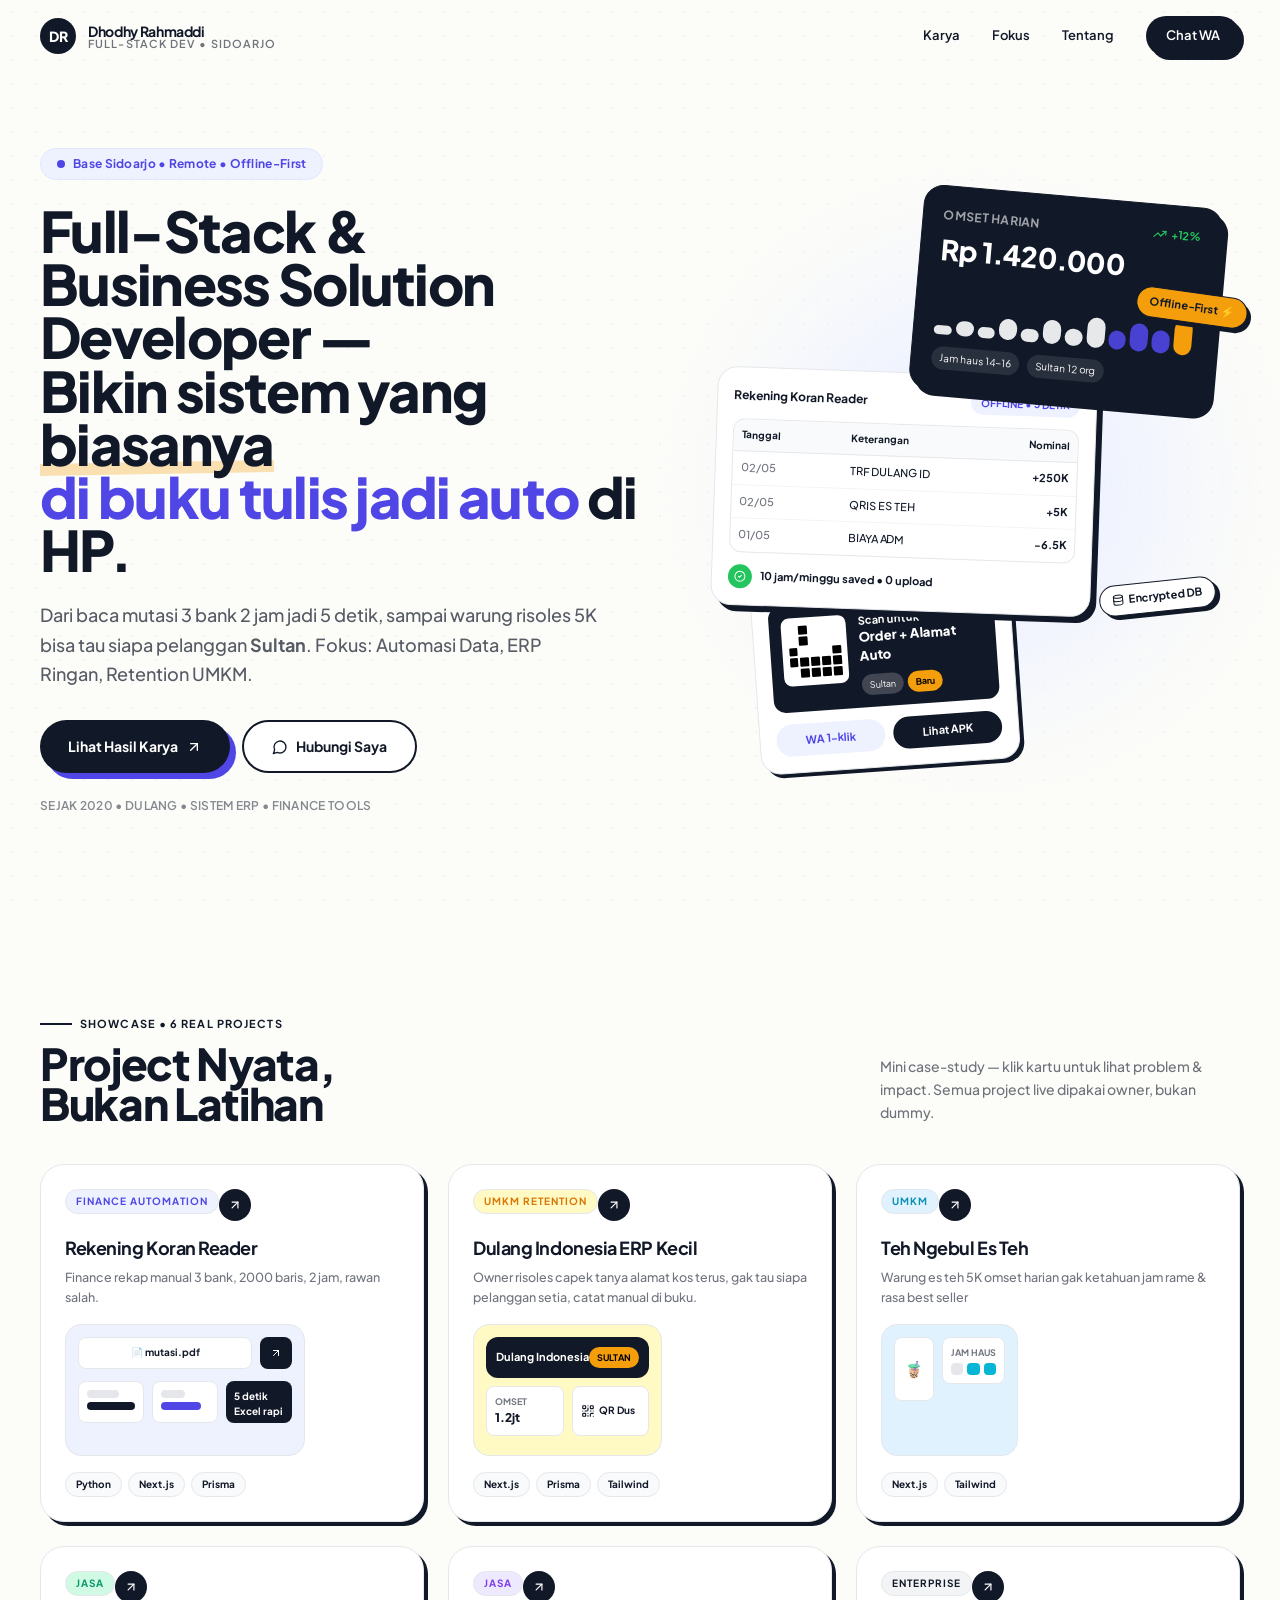
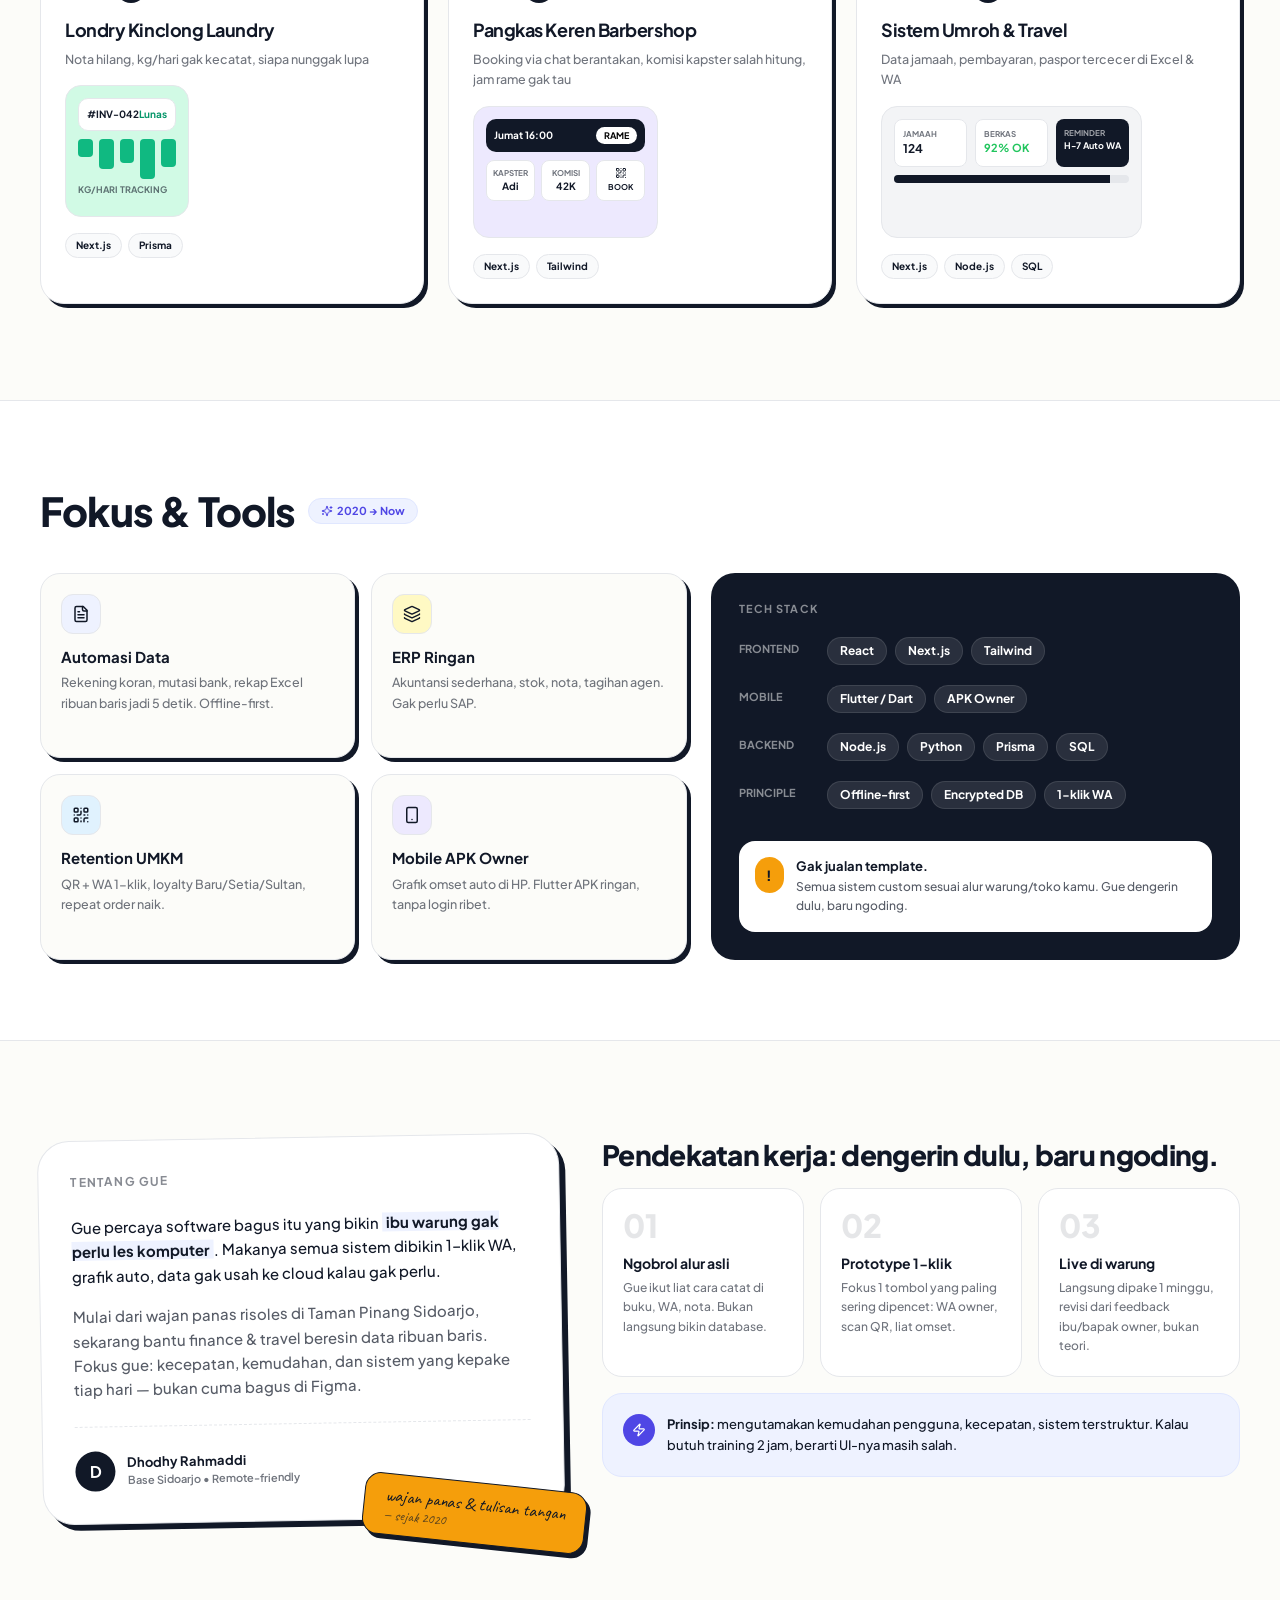
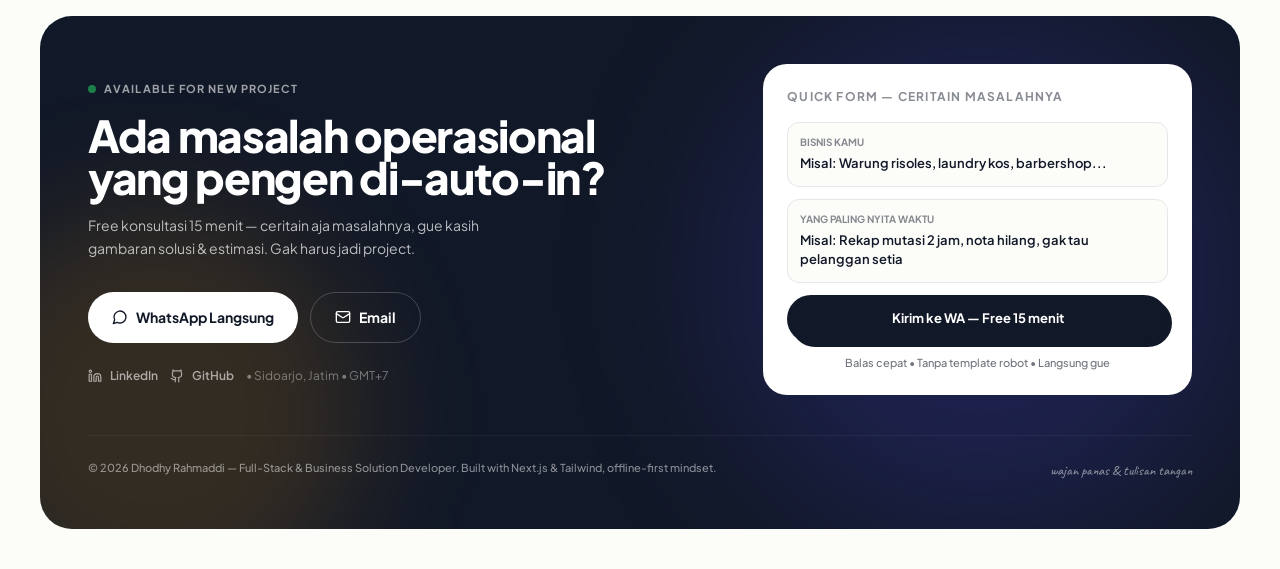
<file: BAHAN/1. PORTOFOLIO (META).html>
<!DOCTYPE html>
<html lang="en">
<head>
  <meta charset="UTF-8">
  <meta name="viewport" content="width=device-width, initial-scale=1">
  <title>React Artifact</title>
  <style>*,:after,:before{--tw-border-spacing-x:0;--tw-border-spacing-y:0;--tw-translate-x:0;--tw-translate-y:0;--tw-rotate:0;--tw-skew-x:0;--tw-skew-y:0;--tw-scale-x:1;--tw-scale-y:1;--tw-pan-x: ;--tw-pan-y: ;--tw-pinch-zoom: ;--tw-scroll-snap-strictness:proximity;--tw-gradient-from-position: ;--tw-gradient-via-position: ;--tw-gradient-to-position: ;--tw-ordinal: ;--tw-slashed-zero: ;--tw-numeric-figure: ;--tw-numeric-spacing: ;--tw-numeric-fraction: ;--tw-ring-inset: ;--tw-ring-offset-width:0px;--tw-ring-offset-color:#fff;--tw-ring-color:rgba(59,130,246,.5);--tw-ring-offset-shadow:0 0 #0000;--tw-ring-shadow:0 0 #0000;--tw-shadow:0 0 #0000;--tw-shadow-colored:0 0 #0000;--tw-blur: ;--tw-brightness: ;--tw-contrast: ;--tw-grayscale: ;--tw-hue-rotate: ;--tw-invert: ;--tw-saturate: ;--tw-sepia: ;--tw-drop-shadow: ;--tw-backdrop-blur: ;--tw-backdrop-brightness: ;--tw-backdrop-contrast: ;--tw-backdrop-grayscale: ;--tw-backdrop-hue-rotate: ;--tw-backdrop-invert: ;--tw-backdrop-opacity: ;--tw-backdrop-saturate: ;--tw-backdrop-sepia: ;--tw-contain-size: ;--tw-contain-layout: ;--tw-contain-paint: ;--tw-contain-style: }::backdrop{--tw-border-spacing-x:0;--tw-border-spacing-y:0;--tw-translate-x:0;--tw-translate-y:0;--tw-rotate:0;--tw-skew-x:0;--tw-skew-y:0;--tw-scale-x:1;--tw-scale-y:1;--tw-pan-x: ;--tw-pan-y: ;--tw-pinch-zoom: ;--tw-scroll-snap-strictness:proximity;--tw-gradient-from-position: ;--tw-gradient-via-position: ;--tw-gradient-to-position: ;--tw-ordinal: ;--tw-slashed-zero: ;--tw-numeric-figure: ;--tw-numeric-spacing: ;--tw-numeric-fraction: ;--tw-ring-inset: ;--tw-ring-offset-width:0px;--tw-ring-offset-color:#fff;--tw-ring-color:rgba(59,130,246,.5);--tw-ring-offset-shadow:0 0 #0000;--tw-ring-shadow:0 0 #0000;--tw-shadow:0 0 #0000;--tw-shadow-colored:0 0 #0000;--tw-blur: ;--tw-brightness: ;--tw-contrast: ;--tw-grayscale: ;--tw-hue-rotate: ;--tw-invert: ;--tw-saturate: ;--tw-sepia: ;--tw-drop-shadow: ;--tw-backdrop-blur: ;--tw-backdrop-brightness: ;--tw-backdrop-contrast: ;--tw-backdrop-grayscale: ;--tw-backdrop-hue-rotate: ;--tw-backdrop-invert: ;--tw-backdrop-opacity: ;--tw-backdrop-saturate: ;--tw-backdrop-sepia: ;--tw-contain-size: ;--tw-contain-layout: ;--tw-contain-paint: ;--tw-contain-style: }/*! tailwindcss v3.4.18 | MIT License | https://tailwindcss.com*/*,:after,:before{box-sizing:border-box;border:0 solid #e5e7eb}:after,:before{--tw-content:""}:host,html{line-height:1.5;-webkit-text-size-adjust:100%;-moz-tab-size:4;-o-tab-size:4;tab-size:4;font-family:ui-sans-serif,system-ui,sans-serif,Apple Color Emoji,Segoe UI Emoji,Segoe UI Symbol,Noto Color Emoji;font-feature-settings:normal;font-variation-settings:normal;-webkit-tap-highlight-color:transparent}body{line-height:inherit}hr{height:0;color:inherit;border-top-width:1px}abbr:where([title]){-webkit-text-decoration:underline dotted;text-decoration:underline dotted}h1,h2,h3,h4,h5,h6{font-size:inherit;font-weight:inherit}a{color:inherit;text-decoration:inherit}b,strong{font-weight:bolder}code,kbd,pre,samp{font-family:ui-monospace,SFMono-Regular,Menlo,Monaco,Consolas,Liberation Mono,Courier New,monospace;font-feature-settings:normal;font-variation-settings:normal;font-size:1em}small{font-size:80%}sub,sup{font-size:75%;line-height:0;position:relative;vertical-align:baseline}sub{bottom:-.25em}sup{top:-.5em}table{text-indent:0;border-color:inherit;border-collapse:collapse}button,input,optgroup,select,textarea{font-family:inherit;font-feature-settings:inherit;font-variation-settings:inherit;font-size:100%;font-weight:inherit;line-height:inherit;letter-spacing:inherit;color:inherit;margin:0;padding:0}button,select{text-transform:none}button,input:where([type=button]),input:where([type=reset]),input:where([type=submit]){-webkit-appearance:button;background-color:transparent;background-image:none}:-moz-focusring{outline:auto}:-moz-ui-invalid{box-shadow:none}progress{vertical-align:baseline}::-webkit-inner-spin-button,::-webkit-outer-spin-button{height:auto}[type=search]{-webkit-appearance:textfield;outline-offset:-2px}::-webkit-search-decoration{-webkit-appearance:none}::-webkit-file-upload-button{-webkit-appearance:button;font:inherit}summary{display:list-item}blockquote,dd,dl,figure,h1,h2,h3,h4,h5,h6,hr,p,pre{margin:0}fieldset{margin:0}fieldset,legend{padding:0}menu,ol,ul{list-style:none;margin:0;padding:0}dialog{padding:0}textarea{resize:vertical}input::-moz-placeholder,textarea::-moz-placeholder{opacity:1;color:#9ca3af}input::placeholder,textarea::placeholder{opacity:1;color:#9ca3af}[role=button],button{cursor:pointer}:disabled{cursor:default}audio,canvas,embed,iframe,img,object,svg,video{display:block;vertical-align:middle}img,video{max-width:100%;height:auto}[hidden]:where(:not([hidden=until-found])){display:none}.pointer-events-none{pointer-events:none}.fixed{position:fixed}.absolute{position:absolute}.relative{position:relative}.inset-0{inset:0}.-bottom-24{bottom:-6rem}.-bottom-6{bottom:-1.5rem}.-left-24{left:-6rem}.-right-2{right:-.5rem}.bottom-1{bottom:.25rem}.bottom-6{bottom:1.5rem}.bottom-\[180px\]{bottom:180px}.left-0{left:0}.left-1\/2{left:50%}.left-2{left:.5rem}.left-6{left:1.5rem}.right-0{right:0}.right-2{right:.5rem}.right-4{right:1rem}.right-6{right:1.5rem}.top-0{top:0}.top-1\/2{top:50%}.top-4{top:1rem}.top-6{top:1.5rem}.top-\[120px\]{top:120px}.top-\[200px\]{top:200px}.z-0{z-index:0}.z-10{z-index:10}.z-40{z-index:40}.z-50{z-index:50}.mx-auto{margin-left:auto;margin-right:auto}.mb-1{margin-bottom:.25rem}.ml-3{margin-left:.75rem}.mt-0\.5{margin-top:.125rem}.mt-1{margin-top:.25rem}.mt-10{margin-top:2.5rem}.mt-2{margin-top:.5rem}.mt-3{margin-top:.75rem}.mt-4{margin-top:1rem}.mt-5{margin-top:1.25rem}.mt-6{margin-top:1.5rem}.mt-8{margin-top:2rem}.line-clamp-2{overflow:hidden;display:-webkit-box;-webkit-box-orient:vertical;-webkit-line-clamp:2}.flex{display:flex}.inline-flex{display:inline-flex}.table{display:table}.grid{display:grid}.hidden{display:none}.h-1\.5{height:.375rem}.h-10{height:2.5rem}.h-11{height:2.75rem}.h-12{height:3rem}.h-16{height:4rem}.h-2{height:.5rem}.h-2\.5{height:.625rem}.h-24{height:6rem}.h-3{height:.75rem}.h-6{height:1.5rem}.h-7{height:1.75rem}.h-8{height:2rem}.h-9{height:2.25rem}.h-\[132px\]{height:132px}.h-\[2px\]{height:2px}.h-\[420px\]{height:420px}.h-\[42px\]{height:42px}.h-\[48px\]{height:48px}.h-\[520px\]{height:520px}.h-\[52px\]{height:52px}.h-\[68px\]{height:68px}.h-\[72px\]{height:72px}.h-full{height:100%}.max-h-\[92vh\]{max-height:92vh}.min-h-screen{min-height:100vh}.w-10{width:2.5rem}.w-12{width:3rem}.w-14{width:3.5rem}.w-16{width:4rem}.w-2{width:.5rem}.w-2\.5{width:.625rem}.w-6{width:1.5rem}.w-7{width:1.75rem}.w-8{width:2rem}.w-9{width:2.25rem}.w-\[260px\]{width:260px}.w-\[300px\]{width:300px}.w-\[340px\]{width:340px}.w-\[40\%\]{width:40%}.w-\[420px\]{width:420px}.w-\[520px\]{width:520px}.w-\[52px\]{width:52px}.w-\[68px\]{width:68px}.w-\[72px\]{width:72px}.w-\[92\%\]{width:92%}.w-full{width:100%}.max-w-\[1280px\]{max-width:1280px}.max-w-\[360px\]{max-width:360px}.max-w-\[440px\]{max-width:440px}.max-w-\[560px\]{max-width:560px}.flex-1{flex:1 1 0%}.shrink-0{flex-shrink:0}.-translate-x-1\/2{--tw-translate-x:-50%}.-translate-x-1\/2,.-translate-y-1\/2{transform:translate(var(--tw-translate-x),var(--tw-translate-y)) rotate(var(--tw-rotate)) skewX(var(--tw-skew-x)) skewY(var(--tw-skew-y)) scaleX(var(--tw-scale-x)) scaleY(var(--tw-scale-y))}.-translate-y-1\/2{--tw-translate-y:-50%}.-rotate-1,.rotate-\[-1deg\]{--tw-rotate:-1deg}.-rotate-1,.rotate-\[-1deg\],.rotate-\[-4deg\]{transform:translate(var(--tw-translate-x),var(--tw-translate-y)) rotate(var(--tw-rotate)) skewX(var(--tw-skew-x)) skewY(var(--tw-skew-y)) scaleX(var(--tw-scale-x)) scaleY(var(--tw-scale-y))}.rotate-\[-4deg\]{--tw-rotate:-4deg}.rotate-\[-6deg\]{--tw-rotate:-6deg}.rotate-\[-6deg\],.rotate-\[2deg\]{transform:translate(var(--tw-translate-x),var(--tw-translate-y)) rotate(var(--tw-rotate)) skewX(var(--tw-skew-x)) skewY(var(--tw-skew-y)) scaleX(var(--tw-scale-x)) scaleY(var(--tw-scale-y))}.rotate-\[2deg\]{--tw-rotate:2deg}.rotate-\[5deg\]{--tw-rotate:5deg}.rotate-\[5deg\],.rotate-\[6deg\]{transform:translate(var(--tw-translate-x),var(--tw-translate-y)) rotate(var(--tw-rotate)) skewX(var(--tw-skew-x)) skewY(var(--tw-skew-y)) scaleX(var(--tw-scale-x)) scaleY(var(--tw-scale-y))}.rotate-\[6deg\]{--tw-rotate:6deg}.rotate-\[8deg\]{--tw-rotate:8deg;transform:translate(var(--tw-translate-x),var(--tw-translate-y)) rotate(var(--tw-rotate)) skewX(var(--tw-skew-x)) skewY(var(--tw-skew-y)) scaleX(var(--tw-scale-x)) scaleY(var(--tw-scale-y))}@keyframes pulse{50%{opacity:.5}}.animate-pulse{animation:pulse 2s cubic-bezier(.4,0,.6,1) infinite}.grid-cols-2{grid-template-columns:repeat(2,minmax(0,1fr))}.grid-cols-3{grid-template-columns:repeat(3,minmax(0,1fr))}.grid-cols-5{grid-template-columns:repeat(5,minmax(0,1fr))}.flex-col{flex-direction:column}.flex-wrap{flex-wrap:wrap}.place-items-center{place-items:center}.items-start{align-items:flex-start}.items-end{align-items:flex-end}.items-center{align-items:center}.justify-center{justify-content:center}.justify-between{justify-content:space-between}.gap-0{gap:0}.gap-1{gap:.25rem}.gap-1\.5{gap:.375rem}.gap-10{gap:2.5rem}.gap-12{gap:3rem}.gap-2{gap:.5rem}.gap-3{gap:.75rem}.gap-4{gap:1rem}.gap-5{gap:1.25rem}.gap-6{gap:1.5rem}.gap-8{gap:2rem}.gap-\[2px\]{gap:2px}.gap-\[4px\]{gap:4px}.space-y-3>:not([hidden])~:not([hidden]){--tw-space-y-reverse:0;margin-top:calc(.75rem*(1 - var(--tw-space-y-reverse)));margin-bottom:calc(.75rem*var(--tw-space-y-reverse))}.space-y-4>:not([hidden])~:not([hidden]){--tw-space-y-reverse:0;margin-top:calc(1rem*(1 - var(--tw-space-y-reverse)));margin-bottom:calc(1rem*var(--tw-space-y-reverse))}.space-y-5>:not([hidden])~:not([hidden]){--tw-space-y-reverse:0;margin-top:calc(1.25rem*(1 - var(--tw-space-y-reverse)));margin-bottom:calc(1.25rem*var(--tw-space-y-reverse))}.overflow-auto{overflow:auto}.overflow-hidden,.truncate{overflow:hidden}.truncate{text-overflow:ellipsis;white-space:nowrap}.rounded{border-radius:.25rem}.rounded-\[10px\]{border-radius:10px}.rounded-\[12px\]{border-radius:12px}.rounded-\[14px\]{border-radius:14px}.rounded-\[16px\]{border-radius:16px}.rounded-\[1px\]{border-radius:1px}.rounded-\[20px\]{border-radius:20px}.rounded-\[24px\]{border-radius:24px}.rounded-\[32px\]{border-radius:32px}.rounded-\[8px\]{border-radius:8px}.rounded-full{border-radius:9999px}.rounded-b-\[14px\]{border-bottom-right-radius:14px;border-bottom-left-radius:14px}.rounded-t-\[14px\]{border-top-left-radius:14px;border-top-right-radius:14px}.rounded-t-\[28px\]{border-top-left-radius:28px;border-top-right-radius:28px}.border{border-width:1px}.border-\[1\.5px\]{border-width:1.5px}.border-\[2px\]{border-width:2px}.border-y{border-top-width:1px}.border-b,.border-y{border-bottom-width:1px}.border-t{border-top-width:1px}.border-t-0{border-top-width:0}.border-dashed{border-style:dashed}.border-\[\#111827\]{--tw-border-opacity:1;border-color:rgb(17 24 39/var(--tw-border-opacity,1))}.border-\[\#E0E7FF\]{--tw-border-opacity:1;border-color:rgb(224 231 255/var(--tw-border-opacity,1))}.border-\[\#E5E7EB\]{--tw-border-opacity:1;border-color:rgb(229 231 235/var(--tw-border-opacity,1))}.border-\[\#F3F4F6\]{--tw-border-opacity:1;border-color:rgb(243 244 246/var(--tw-border-opacity,1))}.border-white\/10{border-color:hsla(0,0%,100%,.1)}.border-white\/20{border-color:hsla(0,0%,100%,.2)}.bg-\[\#06B6D4\]{--tw-bg-opacity:1;background-color:rgb(6 182 212/var(--tw-bg-opacity,1))}.bg-\[\#10B981\]{--tw-bg-opacity:1;background-color:rgb(16 185 129/var(--tw-bg-opacity,1))}.bg-\[\#111827\]{--tw-bg-opacity:1;background-color:rgb(17 24 39/var(--tw-bg-opacity,1))}.bg-\[\#111827\]\/60{background-color:rgba(17,24,39,.6)}.bg-\[\#22C55E\]{--tw-bg-opacity:1;background-color:rgb(34 197 94/var(--tw-bg-opacity,1))}.bg-\[\#28C940\]{--tw-bg-opacity:1;background-color:rgb(40 201 64/var(--tw-bg-opacity,1))}.bg-\[\#4F46E5\]{--tw-bg-opacity:1;background-color:rgb(79 70 229/var(--tw-bg-opacity,1))}.bg-\[\#4F46E5\]\/20{background-color:rgba(79,70,229,.2)}.bg-\[\#E5E7EB\]{--tw-bg-opacity:1;background-color:rgb(229 231 235/var(--tw-bg-opacity,1))}.bg-\[\#EEF2FF\]{--tw-bg-opacity:1;background-color:rgb(238 242 255/var(--tw-bg-opacity,1))}.bg-\[\#F59E0B\]{--tw-bg-opacity:1;background-color:rgb(245 158 11/var(--tw-bg-opacity,1))}.bg-\[\#F59E0B\]\/15{background-color:rgba(245,158,11,.15)}.bg-\[\#F59E0B\]\/30{background-color:rgba(245,158,11,.3)}.bg-\[\#F9FAFB\]{--tw-bg-opacity:1;background-color:rgb(249 250 251/var(--tw-bg-opacity,1))}.bg-\[\#FCFCF9\]{--tw-bg-opacity:1;background-color:rgb(252 252 249/var(--tw-bg-opacity,1))}.bg-\[\#FCFCF9\]\/90{background-color:hsla(60,33%,98%,.9)}.bg-\[\#FF5F57\]{--tw-bg-opacity:1;background-color:rgb(255 95 87/var(--tw-bg-opacity,1))}.bg-\[\#FFBD2E\]{--tw-bg-opacity:1;background-color:rgb(255 189 46/var(--tw-bg-opacity,1))}.bg-black{--tw-bg-opacity:1;background-color:rgb(0 0 0/var(--tw-bg-opacity,1))}.bg-transparent{background-color:transparent}.bg-white{--tw-bg-opacity:1;background-color:rgb(255 255 255/var(--tw-bg-opacity,1))}.bg-white\/10{background-color:hsla(0,0%,100%,.1)}.bg-white\/20{background-color:hsla(0,0%,100%,.2)}.p-0{padding:0}.p-1\.5{padding:.375rem}.p-2{padding:.5rem}.p-2\.5{padding:.625rem}.p-3{padding:.75rem}.p-4{padding:1rem}.p-5{padding:1.25rem}.p-6{padding:1.5rem}.p-7{padding:1.75rem}.px-1{padding-left:.25rem;padding-right:.25rem}.px-2{padding-left:.5rem;padding-right:.5rem}.px-2\.5{padding-left:.625rem;padding-right:.625rem}.px-3{padding-left:.75rem;padding-right:.75rem}.px-4{padding-left:1rem;padding-right:1rem}.px-5{padding-left:1.25rem;padding-right:1.25rem}.px-6{padding-left:1.5rem;padding-right:1.5rem}.px-7{padding-left:1.75rem;padding-right:1.75rem}.py-0\.5{padding-top:.125rem;padding-bottom:.125rem}.py-1{padding-top:.25rem;padding-bottom:.25rem}.py-1\.5{padding-top:.375rem;padding-bottom:.375rem}.py-16{padding-top:4rem;padding-bottom:4rem}.py-2\.5{padding-top:.625rem;padding-bottom:.625rem}.py-3{padding-top:.75rem;padding-bottom:.75rem}.py-3\.5{padding-top:.875rem;padding-bottom:.875rem}.pb-10{padding-bottom:2.5rem}.pb-16{padding-bottom:4rem}.pt-1{padding-top:.25rem}.pt-6{padding-top:1.5rem}.pt-\[120px\]{padding-top:120px}.text-left{text-align:left}.text-center{text-align:center}.text-right{text-align:right}.font-mono{font-family:ui-monospace,SFMono-Regular,Menlo,Monaco,Consolas,Liberation Mono,Courier New,monospace}.text-\[10px\]{font-size:10px}.text-\[11px\]{font-size:11px}.text-\[12\.5px\]{font-size:12.5px}.text-\[12px\]{font-size:12px}.text-\[13px\]{font-size:13px}.text-\[14px\]{font-size:14px}.text-\[15px\]{font-size:15px}.text-\[16px\]{font-size:16px}.text-\[18px\]{font-size:18px}.text-\[22px\]{font-size:22px}.text-\[24px\]{font-size:24px}.text-\[28px\]{font-size:28px}.text-\[30px\]{font-size:30px}.text-\[32px\]{font-size:32px}.text-\[8px\]{font-size:8px}.text-\[9px\]{font-size:9px}.font-bold{font-weight:700}.font-extrabold{font-weight:800}.font-medium{font-weight:500}.font-semibold{font-weight:600}.uppercase{text-transform:uppercase}.leading-\[0\.95\]{line-height:.95}.leading-\[0\.9\]{line-height:.9}.leading-none{line-height:1}.leading-relaxed{line-height:1.625}.leading-tight{line-height:1.25}.tracking-\[-0\.02em\]{letter-spacing:-.02em}.tracking-\[-0\.03em\]{letter-spacing:-.03em}.tracking-tight{letter-spacing:-.025em}.tracking-wide{letter-spacing:.025em}.tracking-widest{letter-spacing:.1em}.text-\[\#059669\]{--tw-text-opacity:1;color:rgb(5 150 105/var(--tw-text-opacity,1))}.text-\[\#111827\]{--tw-text-opacity:1;color:rgb(17 24 39/var(--tw-text-opacity,1))}.text-\[\#22C55E\]{--tw-text-opacity:1;color:rgb(34 197 94/var(--tw-text-opacity,1))}.text-\[\#4F46E5\]{--tw-text-opacity:1;color:rgb(79 70 229/var(--tw-text-opacity,1))}.text-black{--tw-text-opacity:1;color:rgb(0 0 0/var(--tw-text-opacity,1))}.text-white{--tw-text-opacity:1;color:rgb(255 255 255/var(--tw-text-opacity,1))}.text-white\/60{color:hsla(0,0%,100%,.6)}.antialiased{-webkit-font-smoothing:antialiased;-moz-osx-font-smoothing:grayscale}.opacity-10{opacity:.1}.opacity-40{opacity:.4}.opacity-50{opacity:.5}.opacity-60{opacity:.6}.opacity-70{opacity:.7}.blur-\[60px\]{--tw-blur:blur(60px)}.blur-\[60px\],.blur-\[80px\]{filter:var(--tw-blur) var(--tw-brightness) var(--tw-contrast) var(--tw-grayscale) var(--tw-hue-rotate) var(--tw-invert) var(--tw-saturate) var(--tw-sepia) var(--tw-drop-shadow)}.blur-\[80px\]{--tw-blur:blur(80px)}.backdrop-blur-\[8px\]{--tw-backdrop-blur:blur(8px)}.backdrop-blur-\[8px\],.backdrop-blur-xl{backdrop-filter:var(--tw-backdrop-blur) var(--tw-backdrop-brightness) var(--tw-backdrop-contrast) var(--tw-backdrop-grayscale) var(--tw-backdrop-hue-rotate) var(--tw-backdrop-invert) var(--tw-backdrop-opacity) var(--tw-backdrop-saturate) var(--tw-backdrop-sepia)}.backdrop-blur-xl{--tw-backdrop-blur:blur(24px)}.transition{transition-property:color,background-color,border-color,text-decoration-color,fill,stroke,opacity,box-shadow,transform,filter,backdrop-filter;transition-timing-function:cubic-bezier(.4,0,.2,1);transition-duration:.15s}.transition-all{transition-property:all;transition-timing-function:cubic-bezier(.4,0,.2,1);transition-duration:.15s}.transition-transform{transition-property:transform;transition-timing-function:cubic-bezier(.4,0,.2,1);transition-duration:.15s}#root,body,html{min-height:100%}body{margin:0;font-family:Inter,ui-sans-serif,system-ui,-apple-system,BlinkMacSystemFont,Segoe UI,sans-serif}[role=button]:not([aria-disabled=true]),button:not(:disabled),label[for],select:not(:disabled),summary{cursor:pointer}.selection\:bg-\[\#4F46E5\]\/20 ::-moz-selection{background-color:rgba(79,70,229,.2)}.selection\:bg-\[\#4F46E5\]\/20 ::selection{background-color:rgba(79,70,229,.2)}.selection\:bg-\[\#4F46E5\]\/20::-moz-selection{background-color:rgba(79,70,229,.2)}.selection\:bg-\[\#4F46E5\]\/20::selection{background-color:rgba(79,70,229,.2)}.last\:border-0:last-child{border-width:0}.hover\:translate-y-\[-1px\]:hover{--tw-translate-y:-1px}.hover\:translate-y-\[-1px\]:hover,.hover\:translate-y-\[-2px\]:hover{transform:translate(var(--tw-translate-x),var(--tw-translate-y)) rotate(var(--tw-rotate)) skewX(var(--tw-skew-x)) skewY(var(--tw-skew-y)) scaleX(var(--tw-scale-x)) scaleY(var(--tw-scale-y))}.hover\:translate-y-\[-2px\]:hover{--tw-translate-y:-2px}.hover\:bg-\[\#FCFCF9\]:hover{--tw-bg-opacity:1;background-color:rgb(252 252 249/var(--tw-bg-opacity,1))}.hover\:bg-white\/10:hover{background-color:hsla(0,0%,100%,.1)}.hover\:text-\[\#4F46E5\]:hover{--tw-text-opacity:1;color:rgb(79 70 229/var(--tw-text-opacity,1))}.hover\:opacity-100:hover{opacity:1}.active\:translate-y-\[1px\]:active{--tw-translate-y:1px}.active\:translate-y-\[1px\]:active,.group:hover .group-hover\:rotate-45{transform:translate(var(--tw-translate-x),var(--tw-translate-y)) rotate(var(--tw-rotate)) skewX(var(--tw-skew-x)) skewY(var(--tw-skew-y)) scaleX(var(--tw-scale-x)) scaleY(var(--tw-scale-y))}.group:hover .group-hover\:rotate-45{--tw-rotate:45deg}@media (min-width:640px){.sm\:grid-cols-2{grid-template-columns:repeat(2,minmax(0,1fr))}.sm\:grid-cols-3{grid-template-columns:repeat(3,minmax(0,1fr))}}@media (min-width:768px){.md\:-right-2{right:-.5rem}.md\:-right-6{right:-1.5rem}.md\:left-0{left:0}.md\:left-10{left:2.5rem}.md\:right-6{right:1.5rem}.md\:flex{display:flex}.md\:inline-flex{display:inline-flex}.md\:hidden{display:none}.md\:h-\[620px\]{height:620px}.md\:max-h-\[84vh\]{max-height:84vh}.md\:w-\[380px\]{width:380px}.md\:max-w-\[980px\]{max-width:980px}.md\:grid-cols-3{grid-template-columns:repeat(3,minmax(0,1fr))}.md\:grid-cols-\[0\.95fr_1\.05fr\]{grid-template-columns:.95fr 1.05fr}.md\:grid-cols-\[0\.9fr_1\.1fr\]{grid-template-columns:.9fr 1.1fr}.md\:grid-cols-\[1\.1fr_0\.9fr\]{grid-template-columns:1.1fr .9fr}.md\:grid-cols-\[1\.2fr_0\.8fr\]{grid-template-columns:1.2fr .8fr}.md\:flex-row{flex-direction:row}.md\:items-end{align-items:flex-end}.md\:items-center{align-items:center}.md\:gap-6{gap:1.5rem}.md\:gap-8{gap:2rem}.md\:rounded-\[28px\]{border-radius:28px}.md\:border-b-0{border-bottom-width:0}.md\:border-r{border-right-width:1px}.md\:p-12{padding:3rem}.md\:p-6{padding:1.5rem}.md\:p-7{padding:1.75rem}.md\:p-8{padding:2rem}.md\:px-10{padding-left:2.5rem;padding-right:2.5rem}.md\:py-20{padding-top:5rem;padding-bottom:5rem}.md\:py-24{padding-top:6rem}.md\:pb-24,.md\:py-24{padding-bottom:6rem}.md\:pt-\[148px\]{padding-top:148px}.md\:text-\[18px\]{font-size:18px}.md\:text-\[28px\]{font-size:28px}.md\:text-\[40px\]{font-size:40px}.md\:text-\[44px\]{font-size:44px}.md\:text-\[56px\]{font-size:56px}}</style>
</head>
<body>
  <div id="root"></div>
  
  <script type="module">var mc=Object.create;var{getPrototypeOf:vc,defineProperty:jl,getOwnPropertyNames:hc}=Object;var gc=Object.prototype.hasOwnProperty;var Ie=(e,t,n)=>{n=e!=null?mc(vc(e)):{};let r=t||!e||!e.__esModule?jl(n,"default",{value:e,enumerable:!0}):n;for(let l of hc(e))if(!gc.call(r,l))jl(r,l,{get:()=>e[l],enumerable:!0});return r};var zr=(e,t)=>()=>(t||e((t={exports:{}}).exports,t),t.exports);var yc=(e,t)=>{for(var n in t)jl(e,n,{get:t[n],enumerable:!0,configurable:!0,set:(r)=>t[n]=()=>r})};var wc=(e,t)=>()=>(e&&(t=e(e=0)),t);var kt=zr((Mc)=>{var xn=Symbol.for("react.element"),kc=Symbol.for("react.portal"),xc=Symbol.for("react.fragment"),Ec=Symbol.for("react.strict_mode"),Nc=Symbol.for("react.profiler"),Sc=Symbol.for("react.provider"),Cc=Symbol.for("react.context"),_c=Symbol.for("react.forward_ref"),Fc=Symbol.for("react.suspense"),Pc=Symbol.for("react.memo"),zc=Symbol.for("react.lazy"),Na=Symbol.iterator;function Tc(e){if(e===null||typeof e!=="object")return null;return e=Na&&e[Na]||e["@@iterator"],typeof e==="function"?e:null}var _a={isMounted:function(){return!1},enqueueForceUpdate:function(){},enqueueReplaceState:function(){},enqueueSetState:function(){}},Fa=Object.assign,Pa={};function Qt(e,t,n){this.props=e,this.context=t,this.refs=Pa,this.updater=n||_a}Qt.prototype.isReactComponent={};Qt.prototype.setState=function(e,t){if(typeof e!=="object"&&typeof e!=="function"&&e!=null)throw Error("setState(...): takes an object of state variables to update or a function which returns an object of state variables.");this.updater.enqueueSetState(this,e,t,"setState")};Qt.prototype.forceUpdate=function(e){this.updater.enqueueForceUpdate(this,e,"forceUpdate")};function za(){}za.prototype=Qt.prototype;function ti(e,t,n){this.props=e,this.context=t,this.refs=Pa,this.updater=n||_a}var ni=ti.prototype=new za;ni.constructor=ti;Fa(ni,Qt.prototype);ni.isPureReactComponent=!0;var Sa=Array.isArray,Ta=Object.prototype.hasOwnProperty,ri={current:null},Ra={key:!0,ref:!0,__self:!0,__source:!0};function Da(e,t,n){var r,l={},i=null,o=null;if(t!=null)for(r in t.ref!==void 0&&(o=t.ref),t.key!==void 0&&(i=""+t.key),t)Ta.call(t,r)&&!Ra.hasOwnProperty(r)&&(l[r]=t[r]);var a=arguments.length-2;if(a===1)l.children=n;else if(1<a){for(var u=Array(a),c=0;c<a;c++)u[c]=arguments[c+2];l.children=u}if(e&&e.defaultProps)for(r in a=e.defaultProps,a)l[r]===void 0&&(l[r]=a[r]);return{$$typeof:xn,type:e,key:i,ref:o,props:l,_owner:ri.current}}function Rc(e,t){return{$$typeof:xn,type:e.type,key:t,ref:e.ref,props:e.props,_owner:e._owner}}function li(e){return typeof e==="object"&&e!==null&&e.$$typeof===xn}function Dc(e){var t={"=":"=0",":":"=2"};return"$"+e.replace(/[=:]/g,function(n){return t[n]})}var Ca=/\/+/g;function ei(e,t){return typeof e==="object"&&e!==null&&e.key!=null?Dc(""+e.key):t.toString(36)}function Rr(e,t,n,r,l){var i=typeof e;if(i==="undefined"||i==="boolean")e=null;var o=!1;if(e===null)o=!0;else switch(i){case"string":case"number":o=!0;break;case"object":switch(e.$$typeof){case xn:case kc:o=!0}}if(o)return o=e,l=l(o),e=r===""?"."+ei(o,0):r,Sa(l)?(n="",e!=null&&(n=e.replace(Ca,"$&/")+"/"),Rr(l,t,n,"",function(c){return c})):l!=null&&(li(l)&&(l=Rc(l,n+(!l.key||o&&o.key===l.key?"":(""+l.key).replace(Ca,"$&/")+"/")+e)),t.push(l)),1;if(o=0,r=r===""?".":r+":",Sa(e))for(var a=0;a<e.length;a++){i=e[a];var u=r+ei(i,a);o+=Rr(i,t,n,u,l)}else if(u=Tc(e),typeof u==="function")for(e=u.call(e),a=0;!(i=e.next()).done;)i=i.value,u=r+ei(i,a++),o+=Rr(i,t,n,u,l);else if(i==="object")throw t=String(e),Error("Objects are not valid as a React child (found: "+(t==="[object Object]"?"object with keys {"+Object.keys(e).join(", ")+"}":t)+"). If you meant to render a collection of children, use an array instead.");return o}function Tr(e,t,n){if(e==null)return e;var r=[],l=0;return Rr(e,r,"","",function(i){return t.call(n,i,l++)}),r}function Bc(e){if(e._status===-1){var t=e._result;t=t(),t.then(function(n){if(e._status===0||e._status===-1)e._status=1,e._result=n},function(n){if(e._status===0||e._status===-1)e._status=2,e._result=n}),e._status===-1&&(e._status=0,e._result=t)}if(e._status===1)return e._result.default;throw e._result}var re={current:null},Dr={transition:null},Oc={ReactCurrentDispatcher:re,ReactCurrentBatchConfig:Dr,ReactCurrentOwner:ri};function Ba(){throw Error("act(...) is not supported in production builds of React.")}Mc.Children={map:Tr,forEach:function(e,t,n){Tr(e,function(){t.apply(this,arguments)},n)},count:function(e){var t=0;return Tr(e,function(){t++}),t},toArray:function(e){return Tr(e,function(t){return t})||[]},only:function(e){if(!li(e))throw Error("React.Children.only expected to receive a single React element child.");return e}};Mc.Component=Qt;Mc.Fragment=xc;Mc.Profiler=Nc;Mc.PureComponent=ti;Mc.StrictMode=Ec;Mc.Suspense=Fc;Mc.__SECRET_INTERNALS_DO_NOT_USE_OR_YOU_WILL_BE_FIRED=Oc;Mc.act=Ba;Mc.cloneElement=function(e,t,n){if(e===null||e===void 0)throw Error("React.cloneElement(...): The argument must be a React element, but you passed "+e+".");var r=Fa({},e.props),l=e.key,i=e.ref,o=e._owner;if(t!=null){if(t.ref!==void 0&&(i=t.ref,o=ri.current),t.key!==void 0&&(l=""+t.key),e.type&&e.type.defaultProps)var a=e.type.defaultProps;for(u in t)Ta.call(t,u)&&!Ra.hasOwnProperty(u)&&(r[u]=t[u]===void 0&&a!==void 0?a[u]:t[u])}var u=arguments.length-2;if(u===1)r.children=n;else if(1<u){a=Array(u);for(var c=0;c<u;c++)a[c]=arguments[c+2];r.children=a}return{$$typeof:xn,type:e.type,key:l,ref:i,props:r,_owner:o}};Mc.createContext=function(e){return e={$$typeof:Cc,_currentValue:e,_currentValue2:e,_threadCount:0,Provider:null,Consumer:null,_defaultValue:null,_globalName:null},e.Provider={$$typeof:Sc,_context:e},e.Consumer=e};Mc.createElement=Da;Mc.createFactory=function(e){var t=Da.bind(null,e);return t.type=e,t};Mc.createRef=function(){return{current:null}};Mc.forwardRef=function(e){return{$$typeof:_c,render:e}};Mc.isValidElement=li;Mc.lazy=function(e){return{$$typeof:zc,_payload:{_status:-1,_result:e},_init:Bc}};Mc.memo=function(e,t){return{$$typeof:Pc,type:e,compare:t===void 0?null:t}};Mc.startTransition=function(e){var t=Dr.transition;Dr.transition={};try{e()}finally{Dr.transition=t}};Mc.unstable_act=Ba;Mc.useCallback=function(e,t){return re.current.useCallback(e,t)};Mc.useContext=function(e){return re.current.useContext(e)};Mc.useDebugValue=function(){};Mc.useDeferredValue=function(e){return re.current.useDeferredValue(e)};Mc.useEffect=function(e,t){return re.current.useEffect(e,t)};Mc.useId=function(){return re.current.useId()};Mc.useImperativeHandle=function(e,t,n){return re.current.useImperativeHandle(e,t,n)};Mc.useInsertionEffect=function(e,t){return re.current.useInsertionEffect(e,t)};Mc.useLayoutEffect=function(e,t){return re.current.useLayoutEffect(e,t)};Mc.useMemo=function(e,t){return re.current.useMemo(e,t)};Mc.useReducer=function(e,t,n){return re.current.useReducer(e,t,n)};Mc.useRef=function(e){return re.current.useRef(e)};Mc.useState=function(e){return re.current.useState(e)};Mc.useSyncExternalStore=function(e,t,n){return re.current.useSyncExternalStore(e,t,n)};Mc.useTransition=function(){return re.current.useTransition()};Mc.version="18.3.1"});var Ha=zr((kf)=>{function oi(e,t){var n=e.length;e.push(t);e:for(;0<n;){var r=n-1>>>1,l=e[r];if(0<Br(l,t))e[r]=t,e[n]=l,n=r;else break e}}function Ne(e){return e.length===0?null:e[0]}function Ir(e){if(e.length===0)return null;var t=e[0],n=e.pop();if(n!==t){e[0]=n;e:for(var r=0,l=e.length,i=l>>>1;r<i;){var o=2*(r+1)-1,a=e[o],u=o+1,c=e[u];if(0>Br(a,n))u<l&&0>Br(c,a)?(e[r]=c,e[u]=n,r=u):(e[r]=a,e[o]=n,r=o);else if(u<l&&0>Br(c,n))e[r]=c,e[u]=n,r=u;else break e}}return t}function Br(e,t){var n=e.sortIndex-t.sortIndex;return n!==0?n:e.id-t.id}if(typeof performance==="object"&&typeof performance.now==="function")ai=performance,kf.unstable_now=function(){return ai.now()};else Or=Date,ui=Or.now(),kf.unstable_now=function(){return Or.now()-ui};var ai,Or,ui,Re=[],Je=[],wf=1,he=null,b=3,Ar=!1,xt=!1,Nn=!1,Ma=typeof setTimeout==="function"?setTimeout:null,La=typeof clearTimeout==="function"?clearTimeout:null,Oa=typeof setImmediate<"u"?setImmediate:null;typeof navigator<"u"&&navigator.scheduling!==void 0&&navigator.scheduling.isInputPending!==void 0&&navigator.scheduling.isInputPending.bind(navigator.scheduling);function si(e){for(var t=Ne(Je);t!==null;){if(t.callback===null)Ir(Je);else if(t.startTime<=e)Ir(Je),t.sortIndex=t.expirationTime,oi(Re,t);else break;t=Ne(Je)}}function ci(e){if(Nn=!1,si(e),!xt)if(Ne(Re)!==null)xt=!0,pi(fi);else{var t=Ne(Je);t!==null&&mi(ci,t.startTime-e)}}function fi(e,t){xt=!1,Nn&&(Nn=!1,La(Sn),Sn=-1),Ar=!0;var n=b;try{si(t);for(he=Ne(Re);he!==null&&(!(he.expirationTime>t)||e&&!Ua());){var r=he.callback;if(typeof r==="function"){he.callback=null,b=he.priorityLevel;var l=r(he.expirationTime<=t);t=kf.unstable_now(),typeof l==="function"?he.callback=l:he===Ne(Re)&&Ir(Re),si(t)}else Ir(Re);he=Ne(Re)}if(he!==null)var i=!0;else{var o=Ne(Je);o!==null&&mi(ci,o.startTime-t),i=!1}return i}finally{he=null,b=n,Ar=!1}}var Ur=!1,Mr=null,Sn=-1,Ia=5,Aa=-1;function Ua(){return kf.unstable_now()-Aa<Ia?!1:!0}function ii(){if(Mr!==null){var e=kf.unstable_now();Aa=e;var t=!0;try{t=Mr(!0,e)}finally{t?En():(Ur=!1,Mr=null)}}else Ur=!1}var En;if(typeof Oa==="function")En=function(){Oa(ii)};else if(typeof MessageChannel<"u")Lr=new MessageChannel,di=Lr.port2,Lr.port1.onmessage=ii,En=function(){di.postMessage(null)};else En=function(){Ma(ii,0)};var Lr,di;function pi(e){Mr=e,Ur||(Ur=!0,En())}function mi(e,t){Sn=Ma(function(){e(kf.unstable_now())},t)}kf.unstable_IdlePriority=5;kf.unstable_ImmediatePriority=1;kf.unstable_LowPriority=4;kf.unstable_NormalPriority=3;kf.unstable_Profiling=null;kf.unstable_UserBlockingPriority=2;kf.unstable_cancelCallback=function(e){e.callback=null};kf.unstable_continueExecution=function(){xt||Ar||(xt=!0,pi(fi))};kf.unstable_forceFrameRate=function(e){0>e||125<e?console.error("forceFrameRate takes a positive int between 0 and 125, forcing frame rates higher than 125 fps is not supported"):Ia=0<e?Math.floor(1000/e):5};kf.unstable_getCurrentPriorityLevel=function(){return b};kf.unstable_getFirstCallbackNode=function(){return Ne(Re)};kf.unstable_next=function(e){switch(b){case 1:case 2:case 3:var t=3;break;default:t=b}var n=b;b=t;try{return e()}finally{b=n}};kf.unstable_pauseExecution=function(){};kf.unstable_requestPaint=function(){};kf.unstable_runWithPriority=function(e,t){switch(e){case 1:case 2:case 3:case 4:case 5:break;default:e=3}var n=b;b=e;try{return t()}finally{b=n}};kf.unstable_scheduleCallback=function(e,t,n){var r=kf.unstable_now();switch(typeof n==="object"&&n!==null?(n=n.delay,n=typeof n==="number"&&0<n?r+n:r):n=r,e){case 1:var l=-1;break;case 2:l=250;break;case 5:l=1073741823;break;case 4:l=1e4;break;default:l=5000}return l=n+l,e={id:wf++,callback:t,priorityLevel:e,startTime:n,expirationTime:l,sortIndex:-1},n>r?(e.sortIndex=n,oi(Je,e),Ne(Re)===null&&e===Ne(Je)&&(Nn?(La(Sn),Sn=-1):Nn=!0,mi(ci,n-r))):(e.sortIndex=l,oi(Re,e),xt||Ar||(xt=!0,pi(fi))),e};kf.unstable_shouldYield=Ua;kf.unstable_wrapCallback=function(e){var t=b;return function(){var n=b;b=t;try{return e.apply(this,arguments)}finally{b=n}}}});var xa={};yc(xa,{version:()=>ec,unstable_renderSubtreeIntoContainer:()=>jd,unstable_batchedUpdates:()=>bd,unmountComponentAtNode:()=>qd,render:()=>Jd,hydrateRoot:()=>Zd,hydrate:()=>Xd,flushSync:()=>Gd,findDOMNode:()=>Yd,createRoot:()=>Kd,createPortal:()=>$d,__SECRET_INTERNALS_DO_NOT_USE_OR_YOU_WILL_BE_FIRED:()=>Vd});function y(e){for(var t="https://reactjs.org/docs/error-decoder.html?invariant="+e,n=1;n<arguments.length;n++)t+="&args[]="+encodeURIComponent(arguments[n]);return"Minified React error #"+e+"; visit "+t+" for the full message or use the non-minified dev environment for full errors and additional helpful warnings."}function Mt(e,t){dn(e,t),dn(e+"Capture",t)}function dn(e,t){Zn[e]=t;for(e=0;e<t.length;e++)Yu.add(t[e])}function Hf(e){if(Li.call(Wa,e))return!0;if(Li.call(Qa,e))return!1;if(Uf.test(e))return Wa[e]=!0;return Qa[e]=!0,!1}function Qf(e,t,n,r){if(n!==null&&n.type===0)return!1;switch(typeof t){case"function":case"symbol":return!0;case"boolean":if(r)return!1;if(n!==null)return!n.acceptsBooleans;return e=e.toLowerCase().slice(0,5),e!=="data-"&&e!=="aria-";default:return!1}}function Wf(e,t,n,r){if(t===null||typeof t>"u"||Qf(e,t,n,r))return!0;if(r)return!1;if(n!==null)switch(n.type){case 3:return!t;case 4:return t===!1;case 5:return isNaN(t);case 6:return isNaN(t)||1>t}return!1}function oe(e,t,n,r,l,i,o){this.acceptsBooleans=t===2||t===3||t===4,this.attributeName=r,this.attributeNamespace=l,this.mustUseProperty=n,this.propertyName=e,this.type=t,this.sanitizeURL=i,this.removeEmptyString=o}function Do(e){return e[1].toUpperCase()}function Bo(e,t,n,r){var l=q.hasOwnProperty(t)?q[t]:null;if(l!==null?l.type!==0:r||!(2<t.length)||t[0]!=="o"&&t[0]!=="O"||t[1]!=="n"&&t[1]!=="N")Wf(t,n,l,r)&&(n=null),r||l===null?Hf(t)&&(n===null?e.removeAttribute(t):e.setAttribute(t,""+n)):l.mustUseProperty?e[l.propertyName]=n===null?l.type===3?!1:"":n:(t=l.attributeName,r=l.attributeNamespace,n===null?e.removeAttribute(t):(l=l.type,n=l===3||l===4&&n===!0?"":""+n,r?e.setAttributeNS(r,t,n):e.setAttribute(t,n)))}function Cn(e){if(e===null||typeof e!=="object")return null;return e=Va&&e[Va]||e["@@iterator"],typeof e==="function"?e:null}function Dn(e){if(vi===void 0)try{throw Error()}catch(n){var t=n.stack.trim().match(/\n( *(at )?)/);vi=t&&t[1]||""}return`
`+vi+e}function gi(e,t){if(!e||hi)return"";hi=!0;var n=Error.prepareStackTrace;Error.prepareStackTrace=void 0;try{if(t)if(t=function(){throw Error()},Object.defineProperty(t.prototype,"props",{set:function(){throw Error()}}),typeof Reflect==="object"&&Reflect.construct){try{Reflect.construct(t,[])}catch(c){var r=c}Reflect.construct(e,[],t)}else{try{t.call()}catch(c){r=c}e.call(t.prototype)}else{try{throw Error()}catch(c){r=c}e()}}catch(c){if(c&&r&&typeof c.stack==="string"){for(var l=c.stack.split(`
`),i=r.stack.split(`
`),o=l.length-1,a=i.length-1;1<=o&&0<=a&&l[o]!==i[a];)a--;for(;1<=o&&0<=a;o--,a--)if(l[o]!==i[a]){if(o!==1||a!==1)do if(o--,a--,0>a||l[o]!==i[a]){var u=`
`+l[o].replace(" at new "," at ");return e.displayName&&u.includes("<anonymous>")&&(u=u.replace("<anonymous>",e.displayName)),u}while(1<=o&&0<=a);break}}}finally{hi=!1,Error.prepareStackTrace=n}return(e=e?e.displayName||e.name:"")?Dn(e):""}function Vf(e){switch(e.tag){case 5:return Dn(e.type);case 16:return Dn("Lazy");case 13:return Dn("Suspense");case 19:return Dn("SuspenseList");case 0:case 2:case 15:return e=gi(e.type,!1),e;case 11:return e=gi(e.type.render,!1),e;case 1:return e=gi(e.type,!0),e;default:return""}}function Hi(e){if(e==null)return null;if(typeof e==="function")return e.displayName||e.name||null;if(typeof e==="string")return e;switch(e){case Yt:return"Fragment";case Kt:return"Portal";case Ii:return"Profiler";case Oo:return"StrictMode";case Ai:return"Suspense";case Ui:return"SuspenseList"}if(typeof e==="object")switch(e.$$typeof){case Xu:return(e.displayName||"Context")+".Consumer";case Gu:return(e._context.displayName||"Context")+".Provider";case Mo:var t=e.render;return e=e.displayName,e||(e=t.displayName||t.name||"",e=e!==""?"ForwardRef("+e+")":"ForwardRef"),e;case Lo:return t=e.displayName||null,t!==null?t:Hi(e.type)||"Memo";case be:t=e._payload,e=e._init;try{return Hi(e(t))}catch(n){}}return null}function $f(e){var t=e.type;switch(e.tag){case 24:return"Cache";case 9:return(t.displayName||"Context")+".Consumer";case 10:return(t._context.displayName||"Context")+".Provider";case 18:return"DehydratedFragment";case 11:return e=t.render,e=e.displayName||e.name||"",t.displayName||(e!==""?"ForwardRef("+e+")":"ForwardRef");case 7:return"Fragment";case 5:return t;case 4:return"Portal";case 3:return"Root";case 6:return"Text";case 16:return Hi(t);case 8:return t===Oo?"StrictMode":"Mode";case 22:return"Offscreen";case 12:return"Profiler";case 21:return"Scope";case 13:return"Suspense";case 19:return"SuspenseList";case 25:return"TracingMarker";case 1:case 0:case 17:case 2:case 14:case 15:if(typeof t==="function")return t.displayName||t.name||null;if(typeof t==="string")return t}return null}function ft(e){switch(typeof e){case"boolean":case"number":case"string":case"undefined":return e;case"object":return e;default:return""}}function Ju(e){var t=e.type;return(e=e.nodeName)&&e.toLowerCase()==="input"&&(t==="checkbox"||t==="radio")}function Kf(e){var t=Ju(e)?"checked":"value",n=Object.getOwnPropertyDescriptor(e.constructor.prototype,t),r=""+e[t];if(!e.hasOwnProperty(t)&&typeof n<"u"&&typeof n.get==="function"&&typeof n.set==="function"){var{get:l,set:i}=n;return Object.defineProperty(e,t,{configurable:!0,get:function(){return l.call(this)},set:function(o){r=""+o,i.call(this,o)}}),Object.defineProperty(e,t,{enumerable:n.enumerable}),{getValue:function(){return r},setValue:function(o){r=""+o},stopTracking:function(){e._valueTracker=null,delete e[t]}}}}function Qr(e){e._valueTracker||(e._valueTracker=Kf(e))}function qu(e){if(!e)return!1;var t=e._valueTracker;if(!t)return!0;var n=t.getValue(),r="";return e&&(r=Ju(e)?e.checked?"true":"false":e.value),e=r,e!==n?(t.setValue(e),!0):!1}function fl(e){if(e=e||(typeof document<"u"?document:void 0),typeof e>"u")return null;try{return e.activeElement||e.body}catch(t){return e.body}}function Qi(e,t){var n=t.checked;return U({},t,{defaultChecked:void 0,defaultValue:void 0,value:void 0,checked:n!=null?n:e._wrapperState.initialChecked})}function $a(e,t){var n=t.defaultValue==null?"":t.defaultValue,r=t.checked!=null?t.checked:t.defaultChecked;n=ft(t.value!=null?t.value:n),e._wrapperState={initialChecked:r,initialValue:n,controlled:t.type==="checkbox"||t.type==="radio"?t.checked!=null:t.value!=null}}function bu(e,t){t=t.checked,t!=null&&Bo(e,"checked",t,!1)}function Wi(e,t){bu(e,t);var n=ft(t.value),r=t.type;if(n!=null)if(r==="number"){if(n===0&&e.value===""||e.value!=n)e.value=""+n}else e.value!==""+n&&(e.value=""+n);else if(r==="submit"||r==="reset"){e.removeAttribute("value");return}t.hasOwnProperty("value")?Vi(e,t.type,n):t.hasOwnProperty("defaultValue")&&Vi(e,t.type,ft(t.defaultValue)),t.checked==null&&t.defaultChecked!=null&&(e.defaultChecked=!!t.defaultChecked)}function Ka(e,t,n){if(t.hasOwnProperty("value")||t.hasOwnProperty("defaultValue")){var r=t.type;if(!(r!=="submit"&&r!=="reset"||t.value!==void 0&&t.value!==null))return;t=""+e._wrapperState.initialValue,n||t===e.value||(e.value=t),e.defaultValue=t}n=e.name,n!==""&&(e.name=""),e.defaultChecked=!!e._wrapperState.initialChecked,n!==""&&(e.name=n)}function Vi(e,t,n){if(t!=="number"||fl(e.ownerDocument)!==e)n==null?e.defaultValue=""+e._wrapperState.initialValue:e.defaultValue!==""+n&&(e.defaultValue=""+n)}function rn(e,t,n,r){if(e=e.options,t){t={};for(var l=0;l<n.length;l++)t["$"+n[l]]=!0;for(n=0;n<e.length;n++)l=t.hasOwnProperty("$"+e[n].value),e[n].selected!==l&&(e[n].selected=l),l&&r&&(e[n].defaultSelected=!0)}else{n=""+ft(n),t=null;for(l=0;l<e.length;l++){if(e[l].value===n){e[l].selected=!0,r&&(e[l].defaultSelected=!0);return}t!==null||e[l].disabled||(t=e[l])}t!==null&&(t.selected=!0)}}function $i(e,t){if(t.dangerouslySetInnerHTML!=null)throw Error(y(91));return U({},t,{value:void 0,defaultValue:void 0,children:""+e._wrapperState.initialValue})}function Ya(e,t){var n=t.value;if(n==null){if(n=t.children,t=t.defaultValue,n!=null){if(t!=null)throw Error(y(92));if(Bn(n)){if(1<n.length)throw Error(y(93));n=n[0]}t=n}t==null&&(t=""),n=t}e._wrapperState={initialValue:ft(n)}}function ju(e,t){var n=ft(t.value),r=ft(t.defaultValue);n!=null&&(n=""+n,n!==e.value&&(e.value=n),t.defaultValue==null&&e.defaultValue!==n&&(e.defaultValue=n)),r!=null&&(e.defaultValue=""+r)}function Ga(e){var t=e.textContent;t===e._wrapperState.initialValue&&t!==""&&t!==null&&(e.value=t)}function es(e){switch(e){case"svg":return"http://www.w3.org/2000/svg";case"math":return"http://www.w3.org/1998/Math/MathML";default:return"http://www.w3.org/1999/xhtml"}}function Ki(e,t){return e==null||e==="http://www.w3.org/1999/xhtml"?es(t):e==="http://www.w3.org/2000/svg"&&t==="foreignObject"?"http://www.w3.org/1999/xhtml":e}function Jn(e,t){if(t){var n=e.firstChild;if(n&&n===e.lastChild&&n.nodeType===3){n.nodeValue=t;return}}e.textContent=t}function ns(e,t,n){return t==null||typeof t==="boolean"||t===""?"":n||typeof t!=="number"||t===0||Hn.hasOwnProperty(e)&&Hn[e]?(""+t).trim():t+"px"}function rs(e,t){e=e.style;for(var n in t)if(t.hasOwnProperty(n)){var r=n.indexOf("--")===0,l=ns(n,t[n],r);n==="float"&&(n="cssFloat"),r?e.setProperty(n,l):e[n]=l}}function Yi(e,t){if(t){if(Gf[e]&&(t.children!=null||t.dangerouslySetInnerHTML!=null))throw Error(y(137,e));if(t.dangerouslySetInnerHTML!=null){if(t.children!=null)throw Error(y(60));if(typeof t.dangerouslySetInnerHTML!=="object"||!("__html"in t.dangerouslySetInnerHTML))throw Error(y(61))}if(t.style!=null&&typeof t.style!=="object")throw Error(y(62))}}function Gi(e,t){if(e.indexOf("-")===-1)return typeof t.is==="string";switch(e){case"annotation-xml":case"color-profile":case"font-face":case"font-face-src":case"font-face-uri":case"font-face-format":case"font-face-name":case"missing-glyph":return!1;default:return!0}}function Io(e){return e=e.target||e.srcElement||window,e.correspondingUseElement&&(e=e.correspondingUseElement),e.nodeType===3?e.parentNode:e}function Xa(e){if(e=mr(e)){if(typeof Zi!=="function")throw Error(y(280));var t=e.stateNode;t&&(t=Hl(t),Zi(e.stateNode,e.type,t))}}function ls(e){ln?on?on.push(e):on=[e]:ln=e}function is(){if(ln){var e=ln,t=on;if(on=ln=null,Xa(e),t)for(e=0;e<t.length;e++)Xa(t[e])}}function os(e,t){return e(t)}function as(){}function us(e,t,n){if(yi)return e(t,n);yi=!0;try{return os(e,t,n)}finally{if(yi=!1,ln!==null||on!==null)as(),is()}}function qn(e,t){var n=e.stateNode;if(n===null)return null;var r=Hl(n);if(r===null)return null;n=r[t];e:switch(t){case"onClick":case"onClickCapture":case"onDoubleClick":case"onDoubleClickCapture":case"onMouseDown":case"onMouseDownCapture":case"onMouseMove":case"onMouseMoveCapture":case"onMouseUp":case"onMouseUpCapture":case"onMouseEnter":(r=!r.disabled)||(e=e.type,r=!(e==="button"||e==="input"||e==="select"||e==="textarea")),e=!r;break e;default:e=!1}if(e)return null;if(n&&typeof n!=="function")throw Error(y(231,t,typeof n));return n}function Xf(e,t,n,r,l,i,o,a,u){var c=Array.prototype.slice.call(arguments,3);try{t.apply(n,c)}catch(v){this.onError(v)}}function Jf(e,t,n,r,l,i,o,a,u){Qn=!1,pl=null,Xf.apply(Zf,arguments)}function qf(e,t,n,r,l,i,o,a,u){if(Jf.apply(this,arguments),Qn){if(Qn){var c=pl;Qn=!1,pl=null}else throw Error(y(198));ml||(ml=!0,qi=c)}}function Lt(e){var t=e,n=e;if(e.alternate)for(;t.return;)t=t.return;else{e=t;do t=e,(t.flags&4098)!==0&&(n=t.return),e=t.return;while(e)}return t.tag===3?n:null}function ss(e){if(e.tag===13){var t=e.memoizedState;if(t===null&&(e=e.alternate,e!==null&&(t=e.memoizedState)),t!==null)return t.dehydrated}return null}function Za(e){if(Lt(e)!==e)throw Error(y(188))}function bf(e){var t=e.alternate;if(!t){if(t=Lt(e),t===null)throw Error(y(188));return t!==e?null:e}for(var n=e,r=t;;){var l=n.return;if(l===null)break;var i=l.alternate;if(i===null){if(r=l.return,r!==null){n=r;continue}break}if(l.child===i.child){for(i=l.child;i;){if(i===n)return Za(l),e;if(i===r)return Za(l),t;i=i.sibling}throw Error(y(188))}if(n.return!==r.return)n=l,r=i;else{for(var o=!1,a=l.child;a;){if(a===n){o=!0,n=l,r=i;break}if(a===r){o=!0,r=l,n=i;break}a=a.sibling}if(!o){for(a=i.child;a;){if(a===n){o=!0,n=i,r=l;break}if(a===r){o=!0,r=i,n=l;break}a=a.sibling}if(!o)throw Error(y(189))}}if(n.alternate!==r)throw Error(y(190))}if(n.tag!==3)throw Error(y(188));return n.stateNode.current===n?e:t}function ds(e){return e=bf(e),e!==null?cs(e):null}function cs(e){if(e.tag===5||e.tag===6)return e;for(e=e.child;e!==null;){var t=cs(e);if(t!==null)return t;e=e.sibling}return null}function rp(e){if(Me&&typeof Me.onCommitFiberRoot==="function")try{Me.onCommitFiberRoot(Ll,e,void 0,(e.current.flags&128)===128)}catch(t){}}function op(e){return e>>>=0,e===0?32:31-(lp(e)/ip|0)|0}function On(e){switch(e&-e){case 1:return 1;case 2:return 2;case 4:return 4;case 8:return 8;case 16:return 16;case 32:return 32;case 64:case 128:case 256:case 512:case 1024:case 2048:case 4096:case 8192:case 16384:case 32768:case 65536:case 131072:case 262144:case 524288:case 1048576:case 2097152:return e&4194240;case 4194304:case 8388608:case 16777216:case 33554432:case 67108864:return e&130023424;case 134217728:return 134217728;case 268435456:return 268435456;case 536870912:return 536870912;case 1073741824:return 1073741824;default:return e}}function hl(e,t){var n=e.pendingLanes;if(n===0)return 0;var r=0,l=e.suspendedLanes,i=e.pingedLanes,o=n&268435455;if(o!==0){var a=o&~l;a!==0?r=On(a):(i&=o,i!==0&&(r=On(i)))}else o=n&~l,o!==0?r=On(o):i!==0&&(r=On(i));if(r===0)return 0;if(t!==0&&t!==r&&(t&l)===0&&(l=r&-r,i=t&-t,l>=i||l===16&&(i&4194240)!==0))return t;if((r&4)!==0&&(r|=n&16),t=e.entangledLanes,t!==0)for(e=e.entanglements,t&=r;0<t;)n=31-Pe(t),l=1<<n,r|=e[n],t&=~l;return r}function ap(e,t){switch(e){case 1:case 2:case 4:return t+250;case 8:case 16:case 32:case 64:case 128:case 256:case 512:case 1024:case 2048:case 4096:case 8192:case 16384:case 32768:case 65536:case 131072:case 262144:case 524288:case 1048576:case 2097152:return t+5000;case 4194304:case 8388608:case 16777216:case 33554432:case 67108864:return-1;case 134217728:case 268435456:case 536870912:case 1073741824:return-1;default:return-1}}function up(e,t){for(var{suspendedLanes:n,pingedLanes:r,expirationTimes:l,pendingLanes:i}=e;0<i;){var o=31-Pe(i),a=1<<o,u=l[o];if(u===-1){if((a&n)===0||(a&r)!==0)l[o]=ap(a,t)}else u<=t&&(e.expiredLanes|=a);i&=~a}}function bi(e){return e=e.pendingLanes&-1073741825,e!==0?e:e&1073741824?1073741824:0}function vs(){var e=Vr;return Vr<<=1,(Vr&4194240)===0&&(Vr=64),e}function wi(e){for(var t=[],n=0;31>n;n++)t.push(e);return t}function fr(e,t,n){e.pendingLanes|=t,t!==536870912&&(e.suspendedLanes=0,e.pingedLanes=0),e=e.eventTimes,t=31-Pe(t),e[t]=n}function sp(e,t){var n=e.pendingLanes&~t;e.pendingLanes=t,e.suspendedLanes=0,e.pingedLanes=0,e.expiredLanes&=t,e.mutableReadLanes&=t,e.entangledLanes&=t,t=e.entanglements;var r=e.eventTimes;for(e=e.expirationTimes;0<n;){var l=31-Pe(n),i=1<<l;t[l]=0,r[l]=-1,e[l]=-1,n&=~i}}function Uo(e,t){var n=e.entangledLanes|=t;for(e=e.entanglements;n;){var r=31-Pe(n),l=1<<r;l&t|e[r]&t&&(e[r]|=t),n&=~l}}function hs(e){return e&=-e,1<e?4<e?(e&268435455)!==0?16:536870912:4:1}function qa(e,t){switch(e){case"focusin":case"focusout":lt=null;break;case"dragenter":case"dragleave":it=null;break;case"mouseover":case"mouseout":ot=null;break;case"pointerover":case"pointerout":bn.delete(t.pointerId);break;case"gotpointercapture":case"lostpointercapture":jn.delete(t.pointerId)}}function _n(e,t,n,r,l,i){if(e===null||e.nativeEvent!==i)return e={blockedOn:t,domEventName:n,eventSystemFlags:r,nativeEvent:i,targetContainers:[l]},t!==null&&(t=mr(t),t!==null&&Ho(t)),e;return e.eventSystemFlags|=r,t=e.targetContainers,l!==null&&t.indexOf(l)===-1&&t.push(l),e}function cp(e,t,n,r,l){switch(t){case"focusin":return lt=_n(lt,e,t,n,r,l),!0;case"dragenter":return it=_n(it,e,t,n,r,l),!0;case"mouseover":return ot=_n(ot,e,t,n,r,l),!0;case"pointerover":var i=l.pointerId;return bn.set(i,_n(bn.get(i)||null,e,t,n,r,l)),!0;case"gotpointercapture":return i=l.pointerId,jn.set(i,_n(jn.get(i)||null,e,t,n,r,l)),!0}return!1}function xs(e){var t=Ct(e.target);if(t!==null){var n=Lt(t);if(n!==null){if(t=n.tag,t===13){if(t=ss(n),t!==null){e.blockedOn=t,ks(e.priority,function(){ys(n)});return}}else if(t===3&&n.stateNode.current.memoizedState.isDehydrated){e.blockedOn=n.tag===3?n.stateNode.containerInfo:null;return}}}e.blockedOn=null}function tl(e){if(e.blockedOn!==null)return!1;for(var t=e.targetContainers;0<t.length;){var n=eo(e.domEventName,e.eventSystemFlags,t[0],e.nativeEvent);if(n===null){n=e.nativeEvent;var r=new n.constructor(n.type,n);Xi=r,n.target.dispatchEvent(r),Xi=null}else return t=mr(n),t!==null&&Ho(t),e.blockedOn=n,!1;t.shift()}return!0}function ba(e,t,n){tl(e)&&n.delete(t)}function fp(){ji=!1,lt!==null&&tl(lt)&&(lt=null),it!==null&&tl(it)&&(it=null),ot!==null&&tl(ot)&&(ot=null),bn.forEach(ba),jn.forEach(ba)}function Fn(e,t){e.blockedOn===t&&(e.blockedOn=null,ji||(ji=!0,L.unstable_scheduleCallback(L.unstable_NormalPriority,fp)))}function er(e){function t(l){return Fn(l,e)}if(0<Kr.length){Fn(Kr[0],e);for(var n=1;n<Kr.length;n++){var r=Kr[n];r.blockedOn===e&&(r.blockedOn=null)}}lt!==null&&Fn(lt,e),it!==null&&Fn(it,e),ot!==null&&Fn(ot,e),bn.forEach(t),jn.forEach(t);for(n=0;n<et.length;n++)r=et[n],r.blockedOn===e&&(r.blockedOn=null);for(;0<et.length&&(n=et[0],n.blockedOn===null);)xs(n),n.blockedOn===null&&et.shift()}function pp(e,t,n,r){var l=R,i=an.transition;an.transition=null;try{R=1,Qo(e,t,n,r)}finally{R=l,an.transition=i}}function mp(e,t,n,r){var l=R,i=an.transition;an.transition=null;try{R=4,Qo(e,t,n,r)}finally{R=l,an.transition=i}}function Qo(e,t,n,r){if(gl){var l=eo(e,t,n,r);if(l===null)Ci(e,t,r,yl,n),qa(e,r);else if(cp(l,e,t,n,r))r.stopPropagation();else if(qa(e,r),t&4&&-1<dp.indexOf(e)){for(;l!==null;){var i=mr(l);if(i!==null&&gs(i),i=eo(e,t,n,r),i===null&&Ci(e,t,r,yl,n),i===l)break;l=i}l!==null&&r.stopPropagation()}else Ci(e,t,r,null,n)}}function eo(e,t,n,r){if(yl=null,e=Io(r),e=Ct(e),e!==null)if(t=Lt(e),t===null)e=null;else if(n=t.tag,n===13){if(e=ss(t),e!==null)return e;e=null}else if(n===3){if(t.stateNode.current.memoizedState.isDehydrated)return t.tag===3?t.stateNode.containerInfo:null;e=null}else t!==e&&(e=null);return yl=e,null}function Es(e){switch(e){case"cancel":case"click":case"close":case"contextmenu":case"copy":case"cut":case"auxclick":case"dblclick":case"dragend":case"dragstart":case"drop":case"focusin":case"focusout":case"input":case"invalid":case"keydown":case"keypress":case"keyup":case"mousedown":case"mouseup":case"paste":case"pause":case"play":case"pointercancel":case"pointerdown":case"pointerup":case"ratechange":case"reset":case"resize":case"seeked":case"submit":case"touchcancel":case"touchend":case"touchstart":case"volumechange":case"change":case"selectionchange":case"textInput":case"compositionstart":case"compositionend":case"compositionupdate":case"beforeblur":case"afterblur":case"beforeinput":case"blur":case"fullscreenchange":case"focus":case"hashchange":case"popstate":case"select":case"selectstart":return 1;case"drag":case"dragenter":case"dragexit":case"dragleave":case"dragover":case"mousemove":case"mouseout":case"mouseover":case"pointermove":case"pointerout":case"pointerover":case"scroll":case"toggle":case"touchmove":case"wheel":case"mouseenter":case"mouseleave":case"pointerenter":case"pointerleave":return 4;case"message":switch(tp()){case Ao:return 1;case ps:return 4;case vl:case np:return 16;case ms:return 536870912;default:return 16}default:return 16}}function Ns(){if(nl)return nl;var e,t=Wo,n=t.length,r,l="value"in nt?nt.value:nt.textContent,i=l.length;for(e=0;e<n&&t[e]===l[e];e++);var o=n-e;for(r=1;r<=o&&t[n-r]===l[i-r];r++);return nl=l.slice(e,1<r?1-r:void 0)}function rl(e){var t=e.keyCode;return"charCode"in e?(e=e.charCode,e===0&&t===13&&(e=13)):e=t,e===10&&(e=13),32<=e||e===13?e:0}function Yr(){return!0}function ja(){return!1}function ve(e){function t(n,r,l,i,o){this._reactName=n,this._targetInst=l,this.type=r,this.nativeEvent=i,this.target=o,this.currentTarget=null;for(var a in e)e.hasOwnProperty(a)&&(n=e[a],this[a]=n?n(i):i[a]);return this.isDefaultPrevented=(i.defaultPrevented!=null?i.defaultPrevented:i.returnValue===!1)?Yr:ja,this.isPropagationStopped=ja,this}return U(t.prototype,{preventDefault:function(){this.defaultPrevented=!0;var n=this.nativeEvent;n&&(n.preventDefault?n.preventDefault():typeof n.returnValue!=="unknown"&&(n.returnValue=!1),this.isDefaultPrevented=Yr)},stopPropagation:function(){var n=this.nativeEvent;n&&(n.stopPropagation?n.stopPropagation():typeof n.cancelBubble!=="unknown"&&(n.cancelBubble=!0),this.isPropagationStopped=Yr)},persist:function(){},isPersistent:Yr}),t}function Fp(e){var t=this.nativeEvent;return t.getModifierState?t.getModifierState(e):(e=_p[e])?!!t[e]:!1}function $o(){return Fp}function Cs(e,t){switch(e){case"keyup":return Ip.indexOf(t.keyCode)!==-1;case"keydown":return t.keyCode!==229;case"keypress":case"mousedown":case"focusout":return!0;default:return!1}}function _s(e){return e=e.detail,typeof e==="object"&&"data"in e?e.data:null}function Up(e,t){switch(e){case"compositionend":return _s(t);case"keypress":if(t.which!==32)return null;return lu=!0,ru;case"textInput":return e=t.data,e===ru&&lu?null:e;default:return null}}function Hp(e,t){if(Gt)return e==="compositionend"||!Ko&&Cs(e,t)?(e=Ns(),nl=Wo=nt=null,Gt=!1,e):null;switch(e){case"paste":return null;case"keypress":if(!(t.ctrlKey||t.altKey||t.metaKey)||t.ctrlKey&&t.altKey){if(t.char&&1<t.char.length)return t.char;if(t.which)return String.fromCharCode(t.which)}return null;case"compositionend":return Ss&&t.locale!=="ko"?null:t.data;default:return null}}function iu(e){var t=e&&e.nodeName&&e.nodeName.toLowerCase();return t==="input"?!!Qp[e.type]:t==="textarea"?!0:!1}function Fs(e,t,n,r){ls(r),t=wl(t,"onChange"),0<t.length&&(n=new Vo("onChange","change",null,n,r),e.push({event:n,listeners:t}))}function Wp(e){As(e,0)}function Al(e){var t=Jt(e);if(qu(t))return e}function Vp(e,t){if(e==="change")return t}function ou(){Vn&&(Vn.detachEvent("onpropertychange",zs),tr=Vn=null)}function zs(e){if(e.propertyName==="value"&&Al(tr)){var t=[];Fs(t,tr,e,Io(e)),us(Wp,t)}}function $p(e,t,n){e==="focusin"?(ou(),Vn=t,tr=n,Vn.attachEvent("onpropertychange",zs)):e==="focusout"&&ou()}function Kp(e){if(e==="selectionchange"||e==="keyup"||e==="keydown")return Al(tr)}function Yp(e,t){if(e==="click")return Al(t)}function Gp(e,t){if(e==="input"||e==="change")return Al(t)}function Xp(e,t){return e===t&&(e!==0||1/e===1/t)||e!==e&&t!==t}function nr(e,t){if(Te(e,t))return!0;if(typeof e!=="object"||e===null||typeof t!=="object"||t===null)return!1;var n=Object.keys(e),r=Object.keys(t);if(n.length!==r.length)return!1;for(r=0;r<n.length;r++){var l=n[r];if(!Li.call(t,l)||!Te(e[l],t[l]))return!1}return!0}function au(e){for(;e&&e.firstChild;)e=e.firstChild;return e}function uu(e,t){var n=au(e);e=0;for(var r;n;){if(n.nodeType===3){if(r=e+n.textContent.length,e<=t&&r>=t)return{node:n,offset:t-e};e=r}e:{for(;n;){if(n.nextSibling){n=n.nextSibling;break e}n=n.parentNode}n=void 0}n=au(n)}}function Ts(e,t){return e&&t?e===t?!0:e&&e.nodeType===3?!1:t&&t.nodeType===3?Ts(e,t.parentNode):("contains"in e)?e.contains(t):e.compareDocumentPosition?!!(e.compareDocumentPosition(t)&16):!1:!1}function Rs(){for(var e=window,t=fl();t instanceof e.HTMLIFrameElement;){try{var n=typeof t.contentWindow.location.href==="string"}catch(r){n=!1}if(n)e=t.contentWindow;else break;t=fl(e.document)}return t}function Yo(e){var t=e&&e.nodeName&&e.nodeName.toLowerCase();return t&&(t==="input"&&(e.type==="text"||e.type==="search"||e.type==="tel"||e.type==="url"||e.type==="password")||t==="textarea"||e.contentEditable==="true")}function Zp(e){var t=Rs(),n=e.focusedElem,r=e.selectionRange;if(t!==n&&n&&n.ownerDocument&&Ts(n.ownerDocument.documentElement,n)){if(r!==null&&Yo(n)){if(t=r.start,e=r.end,e===void 0&&(e=t),"selectionStart"in n)n.selectionStart=t,n.selectionEnd=Math.min(e,n.value.length);else if(e=(t=n.ownerDocument||document)&&t.defaultView||window,e.getSelection){e=e.getSelection();var l=n.textContent.length,i=Math.min(r.start,l);r=r.end===void 0?i:Math.min(r.end,l),!e.extend&&i>r&&(l=r,r=i,i=l),l=uu(n,i);var o=uu(n,r);l&&o&&(e.rangeCount!==1||e.anchorNode!==l.node||e.anchorOffset!==l.offset||e.focusNode!==o.node||e.focusOffset!==o.offset)&&(t=t.createRange(),t.setStart(l.node,l.offset),e.removeAllRanges(),i>r?(e.addRange(t),e.extend(o.node,o.offset)):(t.setEnd(o.node,o.offset),e.addRange(t)))}}t=[];for(e=n;e=e.parentNode;)e.nodeType===1&&t.push({element:e,left:e.scrollLeft,top:e.scrollTop});typeof n.focus==="function"&&n.focus();for(n=0;n<t.length;n++)e=t[n],e.element.scrollLeft=e.left,e.element.scrollTop=e.top}}function su(e,t,n){var r=n.window===n?n.document:n.nodeType===9?n:n.ownerDocument;no||Xt==null||Xt!==fl(r)||(r=Xt,("selectionStart"in r)&&Yo(r)?r={start:r.selectionStart,end:r.selectionEnd}:(r=(r.ownerDocument&&r.ownerDocument.defaultView||window).getSelection(),r={anchorNode:r.anchorNode,anchorOffset:r.anchorOffset,focusNode:r.focusNode,focusOffset:r.focusOffset}),$n&&nr($n,r)||($n=r,r=wl(to,"onSelect"),0<r.length&&(t=new Vo("onSelect","select",null,t,n),e.push({event:t,listeners:r}),t.target=Xt)))}function Gr(e,t){var n={};return n[e.toLowerCase()]=t.toLowerCase(),n["Webkit"+e]="webkit"+t,n["Moz"+e]="moz"+t,n}function Ul(e){if(Ni[e])return Ni[e];if(!Zt[e])return e;var t=Zt[e],n;for(n in t)if(t.hasOwnProperty(n)&&n in Ds)return Ni[e]=t[n];return e}function mt(e,t){Is.set(e,t),Mt(t,[e])}function cu(e,t,n){var r=e.type||"unknown-event";e.currentTarget=n,qf(r,t,void 0,e),e.currentTarget=null}function As(e,t){t=(t&4)!==0;for(var n=0;n<e.length;n++){var r=e[n],l=r.event;r=r.listeners;e:{var i=void 0;if(t)for(var o=r.length-1;0<=o;o--){var a=r[o],u=a.instance,c=a.currentTarget;if(a=a.listener,u!==i&&l.isPropagationStopped())break e;cu(l,a,c),i=u}else for(o=0;o<r.length;o++){if(a=r[o],u=a.instance,c=a.currentTarget,a=a.listener,u!==i&&l.isPropagationStopped())break e;cu(l,a,c),i=u}}}if(ml)throw e=qi,ml=!1,qi=null,e}function B(e,t){var n=t[so];n===void 0&&(n=t[so]=new Set);var r=e+"__bubble";n.has(r)||(Us(t,e,2,!1),n.add(r))}function Si(e,t,n){var r=0;t&&(r|=4),Us(n,e,r,t)}function rr(e){if(!e[Xr]){e[Xr]=!0,Yu.forEach(function(n){n!=="selectionchange"&&(qp.has(n)||Si(n,!1,e),Si(n,!0,e))});var t=e.nodeType===9?e:e.ownerDocument;t===null||t[Xr]||(t[Xr]=!0,Si("selectionchange",!1,t))}}function Us(e,t,n,r){switch(Es(t)){case 1:var l=pp;break;case 4:l=mp;break;default:l=Qo}n=l.bind(null,t,n,e),l=void 0,!Ji||t!=="touchstart"&&t!=="touchmove"&&t!=="wheel"||(l=!0),r?l!==void 0?e.addEventListener(t,n,{capture:!0,passive:l}):e.addEventListener(t,n,!0):l!==void 0?e.addEventListener(t,n,{passive:l}):e.addEventListener(t,n,!1)}function Ci(e,t,n,r,l){var i=r;if((t&1)===0&&(t&2)===0&&r!==null)e:for(;;){if(r===null)return;var o=r.tag;if(o===3||o===4){var a=r.stateNode.containerInfo;if(a===l||a.nodeType===8&&a.parentNode===l)break;if(o===4)for(o=r.return;o!==null;){var u=o.tag;if(u===3||u===4){if(u=o.stateNode.containerInfo,u===l||u.nodeType===8&&u.parentNode===l)return}o=o.return}for(;a!==null;){if(o=Ct(a),o===null)return;if(u=o.tag,u===5||u===6){r=i=o;continue e}a=a.parentNode}}r=r.return}us(function(){var c=i,v=Io(n),g=[];e:{var h=Is.get(e);if(h!==void 0){var k=Vo,E=e;switch(e){case"keypress":if(rl(n)===0)break e;case"keydown":case"keyup":k=zp;break;case"focusin":E="focus",k=Ei;break;case"focusout":E="blur",k=Ei;break;case"beforeblur":case"afterblur":k=Ei;break;case"click":if(n.button===2)break e;case"auxclick":case"dblclick":case"mousedown":case"mousemove":case"mouseup":case"mouseout":case"mouseover":case"contextmenu":k=eu;break;case"drag":case"dragend":case"dragenter":case"dragexit":case"dragleave":case"dragover":case"dragstart":case"drop":k=gp;break;case"touchcancel":case"touchend":case"touchmove":case"touchstart":k=Dp;break;case Bs:case Os:case Ms:k=kp;break;case Ls:k=Op;break;case"scroll":k=vp;break;case"wheel":k=Lp;break;case"copy":case"cut":case"paste":k=Ep;break;case"gotpointercapture":case"lostpointercapture":case"pointercancel":case"pointerdown":case"pointermove":case"pointerout":case"pointerover":case"pointerup":k=nu}var N=(t&4)!==0,Q=!N&&e==="scroll",f=N?h!==null?h+"Capture":null:h;N=[];for(var d=c,p;d!==null;){p=d;var w=p.stateNode;if(p.tag===5&&w!==null&&(p=w,f!==null&&(w=qn(d,f),w!=null&&N.push(lr(d,w,p)))),Q)break;d=d.return}0<N.length&&(h=new k(h,E,null,n,v),g.push({event:h,listeners:N}))}}if((t&7)===0){e:{if(h=e==="mouseover"||e==="pointerover",k=e==="mouseout"||e==="pointerout",h&&n!==Xi&&(E=n.relatedTarget||n.fromElement)&&(Ct(E)||E[$e]))break e;if(k||h){if(h=v.window===v?v:(h=v.ownerDocument)?h.defaultView||h.parentWindow:window,k){if(E=n.relatedTarget||n.toElement,k=c,E=E?Ct(E):null,E!==null&&(Q=Lt(E),E!==Q||E.tag!==5&&E.tag!==6))E=null}else k=null,E=c;if(k!==E){if(N=eu,w="onMouseLeave",f="onMouseEnter",d="mouse",e==="pointerout"||e==="pointerover")N=nu,w="onPointerLeave",f="onPointerEnter",d="pointer";if(Q=k==null?h:Jt(k),p=E==null?h:Jt(E),h=new N(w,d+"leave",k,n,v),h.target=Q,h.relatedTarget=p,w=null,Ct(v)===c&&(N=new N(f,d+"enter",E,n,v),N.target=p,N.relatedTarget=Q,w=N),Q=w,k&&E)t:{N=k,f=E,d=0;for(p=N;p;p=Vt(p))d++;p=0;for(w=f;w;w=Vt(w))p++;for(;0<d-p;)N=Vt(N),d--;for(;0<p-d;)f=Vt(f),p--;for(;d--;){if(N===f||f!==null&&N===f.alternate)break t;N=Vt(N),f=Vt(f)}N=null}else N=null;k!==null&&fu(g,h,k,N,!1),E!==null&&Q!==null&&fu(g,Q,E,N,!0)}}}e:{if(h=c?Jt(c):window,k=h.nodeName&&h.nodeName.toLowerCase(),k==="select"||k==="input"&&h.type==="file")var S=Vp;else if(iu(h))if(Ps)S=Gp;else{S=Kp;var C=$p}else(k=h.nodeName)&&k.toLowerCase()==="input"&&(h.type==="checkbox"||h.type==="radio")&&(S=Yp);if(S&&(S=S(e,c))){Fs(g,S,n,v);break e}C&&C(e,h,c),e==="focusout"&&(C=h._wrapperState)&&C.controlled&&h.type==="number"&&Vi(h,"number",h.value)}switch(C=c?Jt(c):window,e){case"focusin":if(iu(C)||C.contentEditable==="true")Xt=C,to=c,$n=null;break;case"focusout":$n=to=Xt=null;break;case"mousedown":no=!0;break;case"contextmenu":case"mouseup":case"dragend":no=!1,su(g,n,v);break;case"selectionchange":if(Jp)break;case"keydown":case"keyup":su(g,n,v)}var _;if(Ko)e:{switch(e){case"compositionstart":var F="onCompositionStart";break e;case"compositionend":F="onCompositionEnd";break e;case"compositionupdate":F="onCompositionUpdate";break e}F=void 0}else Gt?Cs(e,n)&&(F="onCompositionEnd"):e==="keydown"&&n.keyCode===229&&(F="onCompositionStart");if(F&&(Ss&&n.locale!=="ko"&&(Gt||F!=="onCompositionStart"?F==="onCompositionEnd"&&Gt&&(_=Ns()):(nt=v,Wo=("value"in nt)?nt.value:nt.textContent,Gt=!0)),C=wl(c,F),0<C.length&&(F=new tu(F,e,null,n,v),g.push({event:F,listeners:C}),_?F.data=_:(_=_s(n),_!==null&&(F.data=_)))),_=Ap?Up(e,n):Hp(e,n))c=wl(c,"onBeforeInput"),0<c.length&&(v=new tu("onBeforeInput","beforeinput",null,n,v),g.push({event:v,listeners:c}),v.data=_)}As(g,t)})}function lr(e,t,n){return{instance:e,listener:t,currentTarget:n}}function wl(e,t){for(var n=t+"Capture",r=[];e!==null;){var l=e,i=l.stateNode;l.tag===5&&i!==null&&(l=i,i=qn(e,n),i!=null&&r.unshift(lr(e,i,l)),i=qn(e,t),i!=null&&r.push(lr(e,i,l))),e=e.return}return r}function Vt(e){if(e===null)return null;do e=e.return;while(e&&e.tag!==5);return e?e:null}function fu(e,t,n,r,l){for(var i=t._reactName,o=[];n!==null&&n!==r;){var a=n,u=a.alternate,c=a.stateNode;if(u!==null&&u===r)break;a.tag===5&&c!==null&&(a=c,l?(u=qn(n,i),u!=null&&o.unshift(lr(n,u,a))):l||(u=qn(n,i),u!=null&&o.push(lr(n,u,a)))),n=n.return}o.length!==0&&e.push({event:t,listeners:o})}function pu(e){return(typeof e==="string"?e:""+e).replace(bp,`
`).replace(jp,"")}function Zr(e,t,n){if(t=pu(t),pu(e)!==t&&n)throw Error(y(425))}function kl(){}function ao(e,t){return e==="textarea"||e==="noscript"||typeof t.children==="string"||typeof t.children==="number"||typeof t.dangerouslySetInnerHTML==="object"&&t.dangerouslySetInnerHTML!==null&&t.dangerouslySetInnerHTML.__html!=null}function nm(e){setTimeout(function(){throw e})}function _i(e,t){var n=t,r=0;do{var l=n.nextSibling;if(e.removeChild(n),l&&l.nodeType===8)if(n=l.data,n==="/$"){if(r===0){e.removeChild(l),er(t);return}r--}else n!=="$"&&n!=="$?"&&n!=="$!"||r++;n=l}while(n);er(t)}function at(e){for(;e!=null;e=e.nextSibling){var t=e.nodeType;if(t===1||t===3)break;if(t===8){if(t=e.data,t==="$"||t==="$!"||t==="$?")break;if(t==="/$")return null}}return e}function vu(e){e=e.previousSibling;for(var t=0;e;){if(e.nodeType===8){var n=e.data;if(n==="$"||n==="$!"||n==="$?"){if(t===0)return e;t--}else n==="/$"&&t++}e=e.previousSibling}return null}function Ct(e){var t=e[Oe];if(t)return t;for(var n=e.parentNode;n;){if(t=n[$e]||n[Oe]){if(n=t.alternate,t.child!==null||n!==null&&n.child!==null)for(e=vu(e);e!==null;){if(n=e[Oe])return n;e=vu(e)}return t}e=n,n=e.parentNode}return null}function mr(e){return e=e[Oe]||e[$e],!e||e.tag!==5&&e.tag!==6&&e.tag!==13&&e.tag!==3?null:e}function Jt(e){if(e.tag===5||e.tag===6)return e.stateNode;throw Error(y(33))}function Hl(e){return e[ir]||null}function vt(e){return{current:e}}function O(e){0>qt||(e.current=co[qt],co[qt]=null,qt--)}function D(e,t){qt++,co[qt]=e.current,e.current=t}function cn(e,t){var n=e.type.contextTypes;if(!n)return pt;var r=e.stateNode;if(r&&r.__reactInternalMemoizedUnmaskedChildContext===t)return r.__reactInternalMemoizedMaskedChildContext;var l={},i;for(i in n)l[i]=t[i];return r&&(e=e.stateNode,e.__reactInternalMemoizedUnmaskedChildContext=t,e.__reactInternalMemoizedMaskedChildContext=l),l}function de(e){return e=e.childContextTypes,e!==null&&e!==void 0}function xl(){O(se),O(ne)}function hu(e,t,n){if(ne.current!==pt)throw Error(y(168));D(ne,t),D(se,n)}function Hs(e,t,n){var r=e.stateNode;if(t=t.childContextTypes,typeof r.getChildContext!=="function")return n;r=r.getChildContext();for(var l in r)if(!(l in t))throw Error(y(108,$f(e)||"Unknown",l));return U({},n,r)}function El(e){return e=(e=e.stateNode)&&e.__reactInternalMemoizedMergedChildContext||pt,Tt=ne.current,D(ne,e),D(se,se.current),!0}function gu(e,t,n){var r=e.stateNode;if(!r)throw Error(y(169));n?(e=Hs(e,t,Tt),r.__reactInternalMemoizedMergedChildContext=e,O(se),O(ne),D(ne,e)):O(se),D(se,n)}function Qs(e){Ue===null?Ue=[e]:Ue.push(e)}function im(e){Ql=!0,Qs(e)}function ht(){if(!Fi&&Ue!==null){Fi=!0;var e=0,t=R;try{var n=Ue;for(R=1;e<n.length;e++){var r=n[e];do r=r(!0);while(r!==null)}Ue=null,Ql=!1}catch(l){throw Ue!==null&&(Ue=Ue.slice(e+1)),fs(Ao,ht),l}finally{R=t,Fi=!1}}return null}function Nt(e,t){bt[jt++]=Sl,bt[jt++]=Nl,Nl=e,Sl=t}function Ws(e,t,n){ge[ye++]=He,ge[ye++]=Qe,ge[ye++]=Rt,Rt=e;var r=He;e=Qe;var l=32-Pe(r)-1;r&=~(1<<l),n+=1;var i=32-Pe(t)+l;if(30<i){var o=l-l%5;i=(r&(1<<o)-1).toString(32),r>>=o,l-=o,He=1<<32-Pe(t)+l|n<<l|r,Qe=i+e}else He=1<<i|n<<l|r,Qe=e}function Go(e){e.return!==null&&(Nt(e,1),Ws(e,1,0))}function Xo(e){for(;e===Nl;)Nl=bt[--jt],bt[jt]=null,Sl=bt[--jt],bt[jt]=null;for(;e===Rt;)Rt=ge[--ye],ge[ye]=null,Qe=ge[--ye],ge[ye]=null,He=ge[--ye],ge[ye]=null}function Vs(e,t){var n=we(5,null,null,0);n.elementType="DELETED",n.stateNode=t,n.return=e,t=e.deletions,t===null?(e.deletions=[n],e.flags|=16):t.push(n)}function yu(e,t){switch(e.tag){case 5:var n=e.type;return t=t.nodeType!==1||n.toLowerCase()!==t.nodeName.toLowerCase()?null:t,t!==null?(e.stateNode=t,me=e,pe=at(t.firstChild),!0):!1;case 6:return t=e.pendingProps===""||t.nodeType!==3?null:t,t!==null?(e.stateNode=t,me=e,pe=null,!0):!1;case 13:return t=t.nodeType!==8?null:t,t!==null?(n=Rt!==null?{id:He,overflow:Qe}:null,e.memoizedState={dehydrated:t,treeContext:n,retryLane:1073741824},n=we(18,null,null,0),n.stateNode=t,n.return=e,e.child=n,me=e,pe=null,!0):!1;default:return!1}}function fo(e){return(e.mode&1)!==0&&(e.flags&128)===0}function po(e){if(M){var t=pe;if(t){var n=t;if(!yu(e,t)){if(fo(e))throw Error(y(418));t=at(n.nextSibling);var r=me;t&&yu(e,t)?Vs(r,n):(e.flags=e.flags&-4097|2,M=!1,me=e)}}else{if(fo(e))throw Error(y(418));e.flags=e.flags&-4097|2,M=!1,me=e}}}function wu(e){for(e=e.return;e!==null&&e.tag!==5&&e.tag!==3&&e.tag!==13;)e=e.return;me=e}function Jr(e){if(e!==me)return!1;if(!M)return wu(e),M=!0,!1;var t;if((t=e.tag!==3)&&!(t=e.tag!==5)&&(t=e.type,t=t!=="head"&&t!=="body"&&!ao(e.type,e.memoizedProps)),t&&(t=pe)){if(fo(e))throw $s(),Error(y(418));for(;t;)Vs(e,t),t=at(t.nextSibling)}if(wu(e),e.tag===13){if(e=e.memoizedState,e=e!==null?e.dehydrated:null,!e)throw Error(y(317));e:{e=e.nextSibling;for(t=0;e;){if(e.nodeType===8){var n=e.data;if(n==="/$"){if(t===0){pe=at(e.nextSibling);break e}t--}else n!=="$"&&n!=="$!"&&n!=="$?"||t++}e=e.nextSibling}pe=null}}else pe=me?at(e.stateNode.nextSibling):null;return!0}function $s(){for(var e=pe;e;)e=at(e.nextSibling)}function fn(){pe=me=null,M=!1}function Zo(e){Fe===null?Fe=[e]:Fe.push(e)}function zn(e,t,n){if(e=n.ref,e!==null&&typeof e!=="function"&&typeof e!=="object"){if(n._owner){if(n=n._owner,n){if(n.tag!==1)throw Error(y(309));var r=n.stateNode}if(!r)throw Error(y(147,e));var l=r,i=""+e;if(t!==null&&t.ref!==null&&typeof t.ref==="function"&&t.ref._stringRef===i)return t.ref;return t=function(o){var a=l.refs;o===null?delete a[i]:a[i]=o},t._stringRef=i,t}if(typeof e!=="string")throw Error(y(284));if(!n._owner)throw Error(y(290,e))}return e}function qr(e,t){throw e=Object.prototype.toString.call(t),Error(y(31,e==="[object Object]"?"object with keys {"+Object.keys(t).join(", ")+"}":e))}function ku(e){var t=e._init;return t(e._payload)}function Ks(e){function t(f,d){if(e){var p=f.deletions;p===null?(f.deletions=[d],f.flags|=16):p.push(d)}}function n(f,d){if(!e)return null;for(;d!==null;)t(f,d),d=d.sibling;return null}function r(f,d){for(f=new Map;d!==null;)d.key!==null?f.set(d.key,d):f.set(d.index,d),d=d.sibling;return f}function l(f,d){return f=ct(f,d),f.index=0,f.sibling=null,f}function i(f,d,p){if(f.index=p,!e)return f.flags|=1048576,d;if(p=f.alternate,p!==null)return p=p.index,p<d?(f.flags|=2,d):p;return f.flags|=2,d}function o(f){return e&&f.alternate===null&&(f.flags|=2),f}function a(f,d,p,w){if(d===null||d.tag!==6)return d=Oi(p,f.mode,w),d.return=f,d;return d=l(d,p),d.return=f,d}function u(f,d,p,w){var S=p.type;if(S===Yt)return v(f,d,p.props.children,w,p.key);if(d!==null&&(d.elementType===S||typeof S==="object"&&S!==null&&S.$$typeof===be&&ku(S)===d.type))return w=l(d,p.props),w.ref=zn(f,d,p),w.return=f,w;return w=cl(p.type,p.key,p.props,null,f.mode,w),w.ref=zn(f,d,p),w.return=f,w}function c(f,d,p,w){if(d===null||d.tag!==4||d.stateNode.containerInfo!==p.containerInfo||d.stateNode.implementation!==p.implementation)return d=Mi(p,f.mode,w),d.return=f,d;return d=l(d,p.children||[]),d.return=f,d}function v(f,d,p,w,S){if(d===null||d.tag!==7)return d=zt(p,f.mode,w,S),d.return=f,d;return d=l(d,p),d.return=f,d}function g(f,d,p){if(typeof d==="string"&&d!==""||typeof d==="number")return d=Oi(""+d,f.mode,p),d.return=f,d;if(typeof d==="object"&&d!==null){switch(d.$$typeof){case Hr:return p=cl(d.type,d.key,d.props,null,f.mode,p),p.ref=zn(f,null,d),p.return=f,p;case Kt:return d=Mi(d,f.mode,p),d.return=f,d;case be:var w=d._init;return g(f,w(d._payload),p)}if(Bn(d)||Cn(d))return d=zt(d,f.mode,p,null),d.return=f,d;qr(f,d)}return null}function h(f,d,p,w){var S=d!==null?d.key:null;if(typeof p==="string"&&p!==""||typeof p==="number")return S!==null?null:a(f,d,""+p,w);if(typeof p==="object"&&p!==null){switch(p.$$typeof){case Hr:return p.key===S?u(f,d,p,w):null;case Kt:return p.key===S?c(f,d,p,w):null;case be:return S=p._init,h(f,d,S(p._payload),w)}if(Bn(p)||Cn(p))return S!==null?null:v(f,d,p,w,null);qr(f,p)}return null}function k(f,d,p,w,S){if(typeof w==="string"&&w!==""||typeof w==="number")return f=f.get(p)||null,a(d,f,""+w,S);if(typeof w==="object"&&w!==null){switch(w.$$typeof){case Hr:return f=f.get(w.key===null?p:w.key)||null,u(d,f,w,S);case Kt:return f=f.get(w.key===null?p:w.key)||null,c(d,f,w,S);case be:var C=w._init;return k(f,d,p,C(w._payload),S)}if(Bn(w)||Cn(w))return f=f.get(p)||null,v(d,f,w,S,null);qr(d,w)}return null}function E(f,d,p,w){for(var S=null,C=null,_=d,F=d=0,Y=null;_!==null&&F<p.length;F++){_.index>F?(Y=_,_=null):Y=_.sibling;var T=h(f,_,p[F],w);if(T===null){_===null&&(_=Y);break}e&&_&&T.alternate===null&&t(f,_),d=i(T,d,F),C===null?S=T:C.sibling=T,C=T,_=Y}if(F===p.length)return n(f,_),M&&Nt(f,F),S;if(_===null){for(;F<p.length;F++)_=g(f,p[F],w),_!==null&&(d=i(_,d,F),C===null?S=_:C.sibling=_,C=_);return M&&Nt(f,F),S}for(_=r(f,_);F<p.length;F++)Y=k(_,f,F,p[F],w),Y!==null&&(e&&Y.alternate!==null&&_.delete(Y.key===null?F:Y.key),d=i(Y,d,F),C===null?S=Y:C.sibling=Y,C=Y);return e&&_.forEach(function(Ze){return t(f,Ze)}),M&&Nt(f,F),S}function N(f,d,p,w){var S=Cn(p);if(typeof S!=="function")throw Error(y(150));if(p=S.call(p),p==null)throw Error(y(151));for(var C=S=null,_=d,F=d=0,Y=null,T=p.next();_!==null&&!T.done;F++,T=p.next()){_.index>F?(Y=_,_=null):Y=_.sibling;var Ze=h(f,_,T.value,w);if(Ze===null){_===null&&(_=Y);break}e&&_&&Ze.alternate===null&&t(f,_),d=i(Ze,d,F),C===null?S=Ze:C.sibling=Ze,C=Ze,_=Y}if(T.done)return n(f,_),M&&Nt(f,F),S;if(_===null){for(;!T.done;F++,T=p.next())T=g(f,T.value,w),T!==null&&(d=i(T,d,F),C===null?S=T:C.sibling=T,C=T);return M&&Nt(f,F),S}for(_=r(f,_);!T.done;F++,T=p.next())T=k(_,f,F,T.value,w),T!==null&&(e&&T.alternate!==null&&_.delete(T.key===null?F:T.key),d=i(T,d,F),C===null?S=T:C.sibling=T,C=T);return e&&_.forEach(function(pc){return t(f,pc)}),M&&Nt(f,F),S}function Q(f,d,p,w){if(typeof p==="object"&&p!==null&&p.type===Yt&&p.key===null&&(p=p.props.children),typeof p==="object"&&p!==null){switch(p.$$typeof){case Hr:e:{for(var S=p.key,C=d;C!==null;){if(C.key===S){if(S=p.type,S===Yt){if(C.tag===7){n(f,C.sibling),d=l(C,p.props.children),d.return=f,f=d;break e}}else if(C.elementType===S||typeof S==="object"&&S!==null&&S.$$typeof===be&&ku(S)===C.type){n(f,C.sibling),d=l(C,p.props),d.ref=zn(f,C,p),d.return=f,f=d;break e}n(f,C);break}else t(f,C);C=C.sibling}p.type===Yt?(d=zt(p.props.children,f.mode,w,p.key),d.return=f,f=d):(w=cl(p.type,p.key,p.props,null,f.mode,w),w.ref=zn(f,d,p),w.return=f,f=w)}return o(f);case Kt:e:{for(C=p.key;d!==null;){if(d.key===C)if(d.tag===4&&d.stateNode.containerInfo===p.containerInfo&&d.stateNode.implementation===p.implementation){n(f,d.sibling),d=l(d,p.children||[]),d.return=f,f=d;break e}else{n(f,d);break}else t(f,d);d=d.sibling}d=Mi(p,f.mode,w),d.return=f,f=d}return o(f);case be:return C=p._init,Q(f,d,C(p._payload),w)}if(Bn(p))return E(f,d,p,w);if(Cn(p))return N(f,d,p,w);qr(f,p)}return typeof p==="string"&&p!==""||typeof p==="number"?(p=""+p,d!==null&&d.tag===6?(n(f,d.sibling),d=l(d,p),d.return=f,f=d):(n(f,d),d=Oi(p,f.mode,w),d.return=f,f=d),o(f)):n(f,d)}return Q}function qo(){Jo=en=_l=null}function bo(e){var t=Cl.current;O(Cl),e._currentValue=t}function mo(e,t,n){for(;e!==null;){var r=e.alternate;if((e.childLanes&t)!==t?(e.childLanes|=t,r!==null&&(r.childLanes|=t)):r!==null&&(r.childLanes&t)!==t&&(r.childLanes|=t),e===n)break;e=e.return}}function un(e,t){_l=e,Jo=en=null,e=e.dependencies,e!==null&&e.firstContext!==null&&((e.lanes&t)!==0&&(ue=!0),e.firstContext=null)}function xe(e){var t=e._currentValue;if(Jo!==e)if(e={context:e,memoizedValue:t,next:null},en===null){if(_l===null)throw Error(y(308));en=e,_l.dependencies={lanes:0,firstContext:e}}else en=en.next=e;return t}function jo(e){_t===null?_t=[e]:_t.push(e)}function Gs(e,t,n,r){var l=t.interleaved;return l===null?(n.next=n,jo(t)):(n.next=l.next,l.next=n),t.interleaved=n,Ke(e,r)}function Ke(e,t){e.lanes|=t;var n=e.alternate;n!==null&&(n.lanes|=t),n=e;for(e=e.return;e!==null;)e.childLanes|=t,n=e.alternate,n!==null&&(n.childLanes|=t),n=e,e=e.return;return n.tag===3?n.stateNode:null}function ea(e){e.updateQueue={baseState:e.memoizedState,firstBaseUpdate:null,lastBaseUpdate:null,shared:{pending:null,interleaved:null,lanes:0},effects:null}}function Xs(e,t){e=e.updateQueue,t.updateQueue===e&&(t.updateQueue={baseState:e.baseState,firstBaseUpdate:e.firstBaseUpdate,lastBaseUpdate:e.lastBaseUpdate,shared:e.shared,effects:e.effects})}function We(e,t){return{eventTime:e,lane:t,tag:0,payload:null,callback:null,next:null}}function ut(e,t,n){var r=e.updateQueue;if(r===null)return null;if(r=r.shared,(z&2)!==0){var l=r.pending;return l===null?t.next=t:(t.next=l.next,l.next=t),r.pending=t,Ke(e,n)}return l=r.interleaved,l===null?(t.next=t,jo(r)):(t.next=l.next,l.next=t),r.interleaved=t,Ke(e,n)}function il(e,t,n){if(t=t.updateQueue,t!==null&&(t=t.shared,(n&4194240)!==0)){var r=t.lanes;r&=e.pendingLanes,n|=r,t.lanes=n,Uo(e,n)}}function xu(e,t){var{updateQueue:n,alternate:r}=e;if(r!==null&&(r=r.updateQueue,n===r)){var l=null,i=null;if(n=n.firstBaseUpdate,n!==null){do{var o={eventTime:n.eventTime,lane:n.lane,tag:n.tag,payload:n.payload,callback:n.callback,next:null};i===null?l=i=o:i=i.next=o,n=n.next}while(n!==null);i===null?l=i=t:i=i.next=t}else l=i=t;n={baseState:r.baseState,firstBaseUpdate:l,lastBaseUpdate:i,shared:r.shared,effects:r.effects},e.updateQueue=n;return}e=n.lastBaseUpdate,e===null?n.firstBaseUpdate=t:e.next=t,n.lastBaseUpdate=t}function Fl(e,t,n,r){var l=e.updateQueue;je=!1;var{firstBaseUpdate:i,lastBaseUpdate:o}=l,a=l.shared.pending;if(a!==null){l.shared.pending=null;var u=a,c=u.next;u.next=null,o===null?i=c:o.next=c,o=u;var v=e.alternate;v!==null&&(v=v.updateQueue,a=v.lastBaseUpdate,a!==o&&(a===null?v.firstBaseUpdate=c:a.next=c,v.lastBaseUpdate=u))}if(i!==null){var g=l.baseState;o=0,v=c=u=null,a=i;do{var{lane:h,eventTime:k}=a;if((r&h)===h){v!==null&&(v=v.next={eventTime:k,lane:0,tag:a.tag,payload:a.payload,callback:a.callback,next:null});e:{var E=e,N=a;switch(h=t,k=n,N.tag){case 1:if(E=N.payload,typeof E==="function"){g=E.call(k,g,h);break e}g=E;break e;case 3:E.flags=E.flags&-65537|128;case 0:if(E=N.payload,h=typeof E==="function"?E.call(k,g,h):E,h===null||h===void 0)break e;g=U({},g,h);break e;case 2:je=!0}}a.callback!==null&&a.lane!==0&&(e.flags|=64,h=l.effects,h===null?l.effects=[a]:h.push(a))}else k={eventTime:k,lane:h,tag:a.tag,payload:a.payload,callback:a.callback,next:null},v===null?(c=v=k,u=g):v=v.next=k,o|=h;if(a=a.next,a===null)if(a=l.shared.pending,a===null)break;else h=a,a=h.next,h.next=null,l.lastBaseUpdate=h,l.shared.pending=null}while(1);if(v===null&&(u=g),l.baseState=u,l.firstBaseUpdate=c,l.lastBaseUpdate=v,t=l.shared.interleaved,t!==null){l=t;do o|=l.lane,l=l.next;while(l!==t)}else i===null&&(l.shared.lanes=0);Bt|=o,e.lanes=o,e.memoizedState=g}}function Eu(e,t,n){if(e=t.effects,t.effects=null,e!==null)for(t=0;t<e.length;t++){var r=e[t],l=r.callback;if(l!==null){if(r.callback=null,r=n,typeof l!=="function")throw Error(y(191,l));l.call(r)}}}function Ft(e){if(e===vr)throw Error(y(174));return e}function ta(e,t){switch(D(ar,t),D(or,e),D(Le,vr),e=t.nodeType,e){case 9:case 11:t=(t=t.documentElement)?t.namespaceURI:Ki(null,"");break;default:e=e===8?t.parentNode:t,t=e.namespaceURI||null,e=e.tagName,t=Ki(t,e)}O(Le),D(Le,t)}function mn(){O(Le),O(or),O(ar)}function Zs(e){Ft(ar.current);var t=Ft(Le.current),n=Ki(t,e.type);t!==n&&(D(or,e),D(Le,n))}function na(e){or.current===e&&(O(Le),O(or))}function Pl(e){for(var t=e;t!==null;){if(t.tag===13){var n=t.memoizedState;if(n!==null&&(n=n.dehydrated,n===null||n.data==="$?"||n.data==="$!"))return t}else if(t.tag===19&&t.memoizedProps.revealOrder!==void 0){if((t.flags&128)!==0)return t}else if(t.child!==null){t.child.return=t,t=t.child;continue}if(t===e)break;for(;t.sibling===null;){if(t.return===null||t.return===e)return null;t=t.return}t.sibling.return=t.return,t=t.sibling}return null}function ra(){for(var e=0;e<Pi.length;e++)Pi[e]._workInProgressVersionPrimary=null;Pi.length=0}function j(){throw Error(y(321))}function la(e,t){if(t===null)return!1;for(var n=0;n<t.length&&n<e.length;n++)if(!Te(e[n],t[n]))return!1;return!0}function ia(e,t,n,r,l,i){if(Dt=i,A=t,t.memoizedState=null,t.updateQueue=null,t.lanes=0,ol.current=e===null||e.memoizedState===null?cm:fm,e=n(r,l),Kn){i=0;do{if(Kn=!1,ur=0,25<=i)throw Error(y(301));i+=1,G=$=null,t.updateQueue=null,ol.current=pm,e=n(r,l)}while(Kn)}if(ol.current=Tl,t=$!==null&&$.next!==null,Dt=0,G=$=A=null,zl=!1,t)throw Error(y(300));return e}function oa(){var e=ur!==0;return ur=0,e}function Be(){var e={memoizedState:null,baseState:null,baseQueue:null,queue:null,next:null};return G===null?A.memoizedState=G=e:G=G.next=e,G}function Ee(){if($===null){var e=A.alternate;e=e!==null?e.memoizedState:null}else e=$.next;var t=G===null?A.memoizedState:G.next;if(t!==null)G=t,$=e;else{if(e===null)throw Error(y(310));$=e,e={memoizedState:$.memoizedState,baseState:$.baseState,baseQueue:$.baseQueue,queue:$.queue,next:null},G===null?A.memoizedState=G=e:G=G.next=e}return G}function sr(e,t){return typeof t==="function"?t(e):t}function Ti(e){var t=Ee(),n=t.queue;if(n===null)throw Error(y(311));n.lastRenderedReducer=e;var r=$,l=r.baseQueue,i=n.pending;if(i!==null){if(l!==null){var o=l.next;l.next=i.next,i.next=o}r.baseQueue=l=i,n.pending=null}if(l!==null){i=l.next,r=r.baseState;var a=o=null,u=null,c=i;do{var v=c.lane;if((Dt&v)===v)u!==null&&(u=u.next={lane:0,action:c.action,hasEagerState:c.hasEagerState,eagerState:c.eagerState,next:null}),r=c.hasEagerState?c.eagerState:e(r,c.action);else{var g={lane:v,action:c.action,hasEagerState:c.hasEagerState,eagerState:c.eagerState,next:null};u===null?(a=u=g,o=r):u=u.next=g,A.lanes|=v,Bt|=v}c=c.next}while(c!==null&&c!==i);u===null?o=r:u.next=a,Te(r,t.memoizedState)||(ue=!0),t.memoizedState=r,t.baseState=o,t.baseQueue=u,n.lastRenderedState=r}if(e=n.interleaved,e!==null){l=e;do i=l.lane,A.lanes|=i,Bt|=i,l=l.next;while(l!==e)}else l===null&&(n.lanes=0);return[t.memoizedState,n.dispatch]}function Ri(e){var t=Ee(),n=t.queue;if(n===null)throw Error(y(311));n.lastRenderedReducer=e;var{dispatch:r,pending:l}=n,i=t.memoizedState;if(l!==null){n.pending=null;var o=l=l.next;do i=e(i,o.action),o=o.next;while(o!==l);Te(i,t.memoizedState)||(ue=!0),t.memoizedState=i,t.baseQueue===null&&(t.baseState=i),n.lastRenderedState=i}return[i,r]}function Js(){}function qs(e,t){var n=A,r=Ee(),l=t(),i=!Te(r.memoizedState,l);if(i&&(r.memoizedState=l,ue=!0),r=r.queue,aa(ed.bind(null,n,r,e),[e]),r.getSnapshot!==t||i||G!==null&&G.memoizedState.tag&1){if(n.flags|=2048,dr(9,js.bind(null,n,r,l,t),void 0,null),X===null)throw Error(y(349));(Dt&30)!==0||bs(n,t,l)}return l}function bs(e,t,n){e.flags|=16384,e={getSnapshot:t,value:n},t=A.updateQueue,t===null?(t={lastEffect:null,stores:null},A.updateQueue=t,t.stores=[e]):(n=t.stores,n===null?t.stores=[e]:n.push(e))}function js(e,t,n,r){t.value=n,t.getSnapshot=r,td(t)&&nd(e)}function ed(e,t,n){return n(function(){td(t)&&nd(e)})}function td(e){var t=e.getSnapshot;e=e.value;try{var n=t();return!Te(e,n)}catch(r){return!0}}function nd(e){var t=Ke(e,1);t!==null&&ze(t,e,1,-1)}function Nu(e){var t=Be();return typeof e==="function"&&(e=e()),t.memoizedState=t.baseState=e,e={pending:null,interleaved:null,lanes:0,dispatch:null,lastRenderedReducer:sr,lastRenderedState:e},t.queue=e,e=e.dispatch=dm.bind(null,A,e),[t.memoizedState,e]}function dr(e,t,n,r){return e={tag:e,create:t,destroy:n,deps:r,next:null},t=A.updateQueue,t===null?(t={lastEffect:null,stores:null},A.updateQueue=t,t.lastEffect=e.next=e):(n=t.lastEffect,n===null?t.lastEffect=e.next=e:(r=n.next,n.next=e,e.next=r,t.lastEffect=e)),e}function rd(){return Ee().memoizedState}function al(e,t,n,r){var l=Be();A.flags|=e,l.memoizedState=dr(1|t,n,void 0,r===void 0?null:r)}function Wl(e,t,n,r){var l=Ee();r=r===void 0?null:r;var i=void 0;if($!==null){var o=$.memoizedState;if(i=o.destroy,r!==null&&la(r,o.deps)){l.memoizedState=dr(t,n,i,r);return}}A.flags|=e,l.memoizedState=dr(1|t,n,i,r)}function Su(e,t){return al(8390656,8,e,t)}function aa(e,t){return Wl(2048,8,e,t)}function ld(e,t){return Wl(4,2,e,t)}function id(e,t){return Wl(4,4,e,t)}function od(e,t){if(typeof t==="function")return e=e(),t(e),function(){t(null)};if(t!==null&&t!==void 0)return e=e(),t.current=e,function(){t.current=null}}function ad(e,t,n){return n=n!==null&&n!==void 0?n.concat([e]):null,Wl(4,4,od.bind(null,t,e),n)}function ua(){}function ud(e,t){var n=Ee();t=t===void 0?null:t;var r=n.memoizedState;if(r!==null&&t!==null&&la(t,r[1]))return r[0];return n.memoizedState=[e,t],e}function sd(e,t){var n=Ee();t=t===void 0?null:t;var r=n.memoizedState;if(r!==null&&t!==null&&la(t,r[1]))return r[0];return e=e(),n.memoizedState=[e,t],e}function dd(e,t,n){if((Dt&21)===0)return e.baseState&&(e.baseState=!1,ue=!0),e.memoizedState=n;return Te(n,t)||(n=vs(),A.lanes|=n,Bt|=n,e.baseState=!0),t}function um(e,t){var n=R;R=n!==0&&4>n?n:4,e(!0);var r=zi.transition;zi.transition={};try{e(!1),t()}finally{R=n,zi.transition=r}}function cd(){return Ee().memoizedState}function sm(e,t,n){var r=dt(e);if(n={lane:r,action:n,hasEagerState:!1,eagerState:null,next:null},fd(e))pd(t,n);else if(n=Gs(e,t,n,r),n!==null){var l=ie();ze(n,e,r,l),md(n,t,r)}}function dm(e,t,n){var r=dt(e),l={lane:r,action:n,hasEagerState:!1,eagerState:null,next:null};if(fd(e))pd(t,l);else{var i=e.alternate;if(e.lanes===0&&(i===null||i.lanes===0)&&(i=t.lastRenderedReducer,i!==null))try{var o=t.lastRenderedState,a=i(o,n);if(l.hasEagerState=!0,l.eagerState=a,Te(a,o)){var u=t.interleaved;u===null?(l.next=l,jo(t)):(l.next=u.next,u.next=l),t.interleaved=l;return}}catch(c){}finally{}n=Gs(e,t,l,r),n!==null&&(l=ie(),ze(n,e,r,l),md(n,t,r))}}function fd(e){var t=e.alternate;return e===A||t!==null&&t===A}function pd(e,t){Kn=zl=!0;var n=e.pending;n===null?t.next=t:(t.next=n.next,n.next=t),e.pending=t}function md(e,t,n){if((n&4194240)!==0){var r=t.lanes;r&=e.pendingLanes,n|=r,t.lanes=n,Uo(e,n)}}function Ce(e,t){if(e&&e.defaultProps){t=U({},t),e=e.defaultProps;for(var n in e)t[n]===void 0&&(t[n]=e[n]);return t}return t}function vo(e,t,n,r){t=e.memoizedState,n=n(r,t),n=n===null||n===void 0?t:U({},t,n),e.memoizedState=n,e.lanes===0&&(e.updateQueue.baseState=n)}function Cu(e,t,n,r,l,i,o){return e=e.stateNode,typeof e.shouldComponentUpdate==="function"?e.shouldComponentUpdate(r,i,o):t.prototype&&t.prototype.isPureReactComponent?!nr(n,r)||!nr(l,i):!0}function vd(e,t,n){var r=!1,l=pt,i=t.contextType;return typeof i==="object"&&i!==null?i=xe(i):(l=de(t)?Tt:ne.current,r=t.contextTypes,i=(r=r!==null&&r!==void 0)?cn(e,l):pt),t=new t(n,i),e.memoizedState=t.state!==null&&t.state!==void 0?t.state:null,t.updater=Vl,e.stateNode=t,t._reactInternals=e,r&&(e=e.stateNode,e.__reactInternalMemoizedUnmaskedChildContext=l,e.__reactInternalMemoizedMaskedChildContext=i),t}function _u(e,t,n,r){e=t.state,typeof t.componentWillReceiveProps==="function"&&t.componentWillReceiveProps(n,r),typeof t.UNSAFE_componentWillReceiveProps==="function"&&t.UNSAFE_componentWillReceiveProps(n,r),t.state!==e&&Vl.enqueueReplaceState(t,t.state,null)}function ho(e,t,n,r){var l=e.stateNode;l.props=n,l.state=e.memoizedState,l.refs={},ea(e);var i=t.contextType;typeof i==="object"&&i!==null?l.context=xe(i):(i=de(t)?Tt:ne.current,l.context=cn(e,i)),l.state=e.memoizedState,i=t.getDerivedStateFromProps,typeof i==="function"&&(vo(e,t,i,n),l.state=e.memoizedState),typeof t.getDerivedStateFromProps==="function"||typeof l.getSnapshotBeforeUpdate==="function"||typeof l.UNSAFE_componentWillMount!=="function"&&typeof l.componentWillMount!=="function"||(t=l.state,typeof l.componentWillMount==="function"&&l.componentWillMount(),typeof l.UNSAFE_componentWillMount==="function"&&l.UNSAFE_componentWillMount(),t!==l.state&&Vl.enqueueReplaceState(l,l.state,null),Fl(e,n,l,r),l.state=e.memoizedState),typeof l.componentDidMount==="function"&&(e.flags|=4194308)}function vn(e,t){try{var n="",r=t;do n+=Vf(r),r=r.return;while(r);var l=n}catch(i){l=`
Error generating stack: `+i.message+`
`+i.stack}return{value:e,source:t,stack:l,digest:null}}function Di(e,t,n){return{value:e,source:null,stack:n!=null?n:null,digest:t!=null?t:null}}function go(e,t){try{console.error(t.value)}catch(n){setTimeout(function(){throw n})}}function hd(e,t,n){n=We(-1,n),n.tag=3,n.payload={element:null};var r=t.value;return n.callback=function(){Dl||(Dl=!0,Fo=r),go(e,t)},n}function gd(e,t,n){n=We(-1,n),n.tag=3;var r=e.type.getDerivedStateFromError;if(typeof r==="function"){var l=t.value;n.payload=function(){return r(l)},n.callback=function(){go(e,t)}}var i=e.stateNode;return i!==null&&typeof i.componentDidCatch==="function"&&(n.callback=function(){go(e,t),typeof r!=="function"&&(st===null?st=new Set([this]):st.add(this));var o=t.stack;this.componentDidCatch(t.value,{componentStack:o!==null?o:""})}),n}function Fu(e,t,n){var r=e.pingCache;if(r===null){r=e.pingCache=new mm;var l=new Set;r.set(t,l)}else l=r.get(t),l===void 0&&(l=new Set,r.set(t,l));l.has(n)||(l.add(n),e=Pm.bind(null,e,t,n),t.then(e,e))}function Pu(e){do{var t;if(t=e.tag===13)t=e.memoizedState,t=t!==null?t.dehydrated!==null?!0:!1:!0;if(t)return e;e=e.return}while(e!==null);return null}function zu(e,t,n,r,l){if((e.mode&1)===0)return e===t?e.flags|=65536:(e.flags|=128,n.flags|=131072,n.flags&=-52805,n.tag===1&&(n.alternate===null?n.tag=17:(t=We(-1,1),t.tag=2,ut(n,t,1))),n.lanes|=1),e;return e.flags|=65536,e.lanes=l,e}function le(e,t,n,r){t.child=e===null?Ys(t,null,n,r):pn(t,e.child,n,r)}function Tu(e,t,n,r,l){n=n.render;var i=t.ref;if(un(t,l),r=ia(e,t,n,r,i,l),n=oa(),e!==null&&!ue)return t.updateQueue=e.updateQueue,t.flags&=-2053,e.lanes&=~l,Ye(e,t,l);return M&&n&&Go(t),t.flags|=1,le(e,t,r,l),t.child}function Ru(e,t,n,r,l){if(e===null){var i=n.type;if(typeof i==="function"&&!ha(i)&&i.defaultProps===void 0&&n.compare===null&&n.defaultProps===void 0)return t.tag=15,t.type=i,yd(e,t,i,r,l);return e=cl(n.type,null,r,t,t.mode,l),e.ref=t.ref,e.return=t,t.child=e}if(i=e.child,(e.lanes&l)===0){var o=i.memoizedProps;if(n=n.compare,n=n!==null?n:nr,n(o,r)&&e.ref===t.ref)return Ye(e,t,l)}return t.flags|=1,e=ct(i,r),e.ref=t.ref,e.return=t,t.child=e}function yd(e,t,n,r,l){if(e!==null){var i=e.memoizedProps;if(nr(i,r)&&e.ref===t.ref)if(ue=!1,t.pendingProps=r=i,(e.lanes&l)!==0)(e.flags&131072)!==0&&(ue=!0);else return t.lanes=e.lanes,Ye(e,t,l)}return yo(e,t,n,r,l)}function wd(e,t,n){var r=t.pendingProps,l=r.children,i=e!==null?e.memoizedState:null;if(r.mode==="hidden")if((t.mode&1)===0)t.memoizedState={baseLanes:0,cachePool:null,transitions:null},D(nn,fe),fe|=n;else{if((n&1073741824)===0)return e=i!==null?i.baseLanes|n:n,t.lanes=t.childLanes=1073741824,t.memoizedState={baseLanes:e,cachePool:null,transitions:null},t.updateQueue=null,D(nn,fe),fe|=e,null;t.memoizedState={baseLanes:0,cachePool:null,transitions:null},r=i!==null?i.baseLanes:n,D(nn,fe),fe|=r}else i!==null?(r=i.baseLanes|n,t.memoizedState=null):r=n,D(nn,fe),fe|=r;return le(e,t,l,n),t.child}function kd(e,t){var n=t.ref;if(e===null&&n!==null||e!==null&&e.ref!==n)t.flags|=512,t.flags|=2097152}function yo(e,t,n,r,l){var i=de(n)?Tt:ne.current;if(i=cn(t,i),un(t,l),n=ia(e,t,n,r,i,l),r=oa(),e!==null&&!ue)return t.updateQueue=e.updateQueue,t.flags&=-2053,e.lanes&=~l,Ye(e,t,l);return M&&r&&Go(t),t.flags|=1,le(e,t,n,l),t.child}function Du(e,t,n,r,l){if(de(n)){var i=!0;El(t)}else i=!1;if(un(t,l),t.stateNode===null)ul(e,t),vd(t,n,r),ho(t,n,r,l),r=!0;else if(e===null){var{stateNode:o,memoizedProps:a}=t;o.props=a;var u=o.context,c=n.contextType;typeof c==="object"&&c!==null?c=xe(c):(c=de(n)?Tt:ne.current,c=cn(t,c));var v=n.getDerivedStateFromProps,g=typeof v==="function"||typeof o.getSnapshotBeforeUpdate==="function";g||typeof o.UNSAFE_componentWillReceiveProps!=="function"&&typeof o.componentWillReceiveProps!=="function"||(a!==r||u!==c)&&_u(t,o,r,c),je=!1;var h=t.memoizedState;o.state=h,Fl(t,r,o,l),u=t.memoizedState,a!==r||h!==u||se.current||je?(typeof v==="function"&&(vo(t,n,v,r),u=t.memoizedState),(a=je||Cu(t,n,a,r,h,u,c))?(g||typeof o.UNSAFE_componentWillMount!=="function"&&typeof o.componentWillMount!=="function"||(typeof o.componentWillMount==="function"&&o.componentWillMount(),typeof o.UNSAFE_componentWillMount==="function"&&o.UNSAFE_componentWillMount()),typeof o.componentDidMount==="function"&&(t.flags|=4194308)):(typeof o.componentDidMount==="function"&&(t.flags|=4194308),t.memoizedProps=r,t.memoizedState=u),o.props=r,o.state=u,o.context=c,r=a):(typeof o.componentDidMount==="function"&&(t.flags|=4194308),r=!1)}else{o=t.stateNode,Xs(e,t),a=t.memoizedProps,c=t.type===t.elementType?a:Ce(t.type,a),o.props=c,g=t.pendingProps,h=o.context,u=n.contextType,typeof u==="object"&&u!==null?u=xe(u):(u=de(n)?Tt:ne.current,u=cn(t,u));var k=n.getDerivedStateFromProps;(v=typeof k==="function"||typeof o.getSnapshotBeforeUpdate==="function")||typeof o.UNSAFE_componentWillReceiveProps!=="function"&&typeof o.componentWillReceiveProps!=="function"||(a!==g||h!==u)&&_u(t,o,r,u),je=!1,h=t.memoizedState,o.state=h,Fl(t,r,o,l);var E=t.memoizedState;a!==g||h!==E||se.current||je?(typeof k==="function"&&(vo(t,n,k,r),E=t.memoizedState),(c=je||Cu(t,n,c,r,h,E,u)||!1)?(v||typeof o.UNSAFE_componentWillUpdate!=="function"&&typeof o.componentWillUpdate!=="function"||(typeof o.componentWillUpdate==="function"&&o.componentWillUpdate(r,E,u),typeof o.UNSAFE_componentWillUpdate==="function"&&o.UNSAFE_componentWillUpdate(r,E,u)),typeof o.componentDidUpdate==="function"&&(t.flags|=4),typeof o.getSnapshotBeforeUpdate==="function"&&(t.flags|=1024)):(typeof o.componentDidUpdate!=="function"||a===e.memoizedProps&&h===e.memoizedState||(t.flags|=4),typeof o.getSnapshotBeforeUpdate!=="function"||a===e.memoizedProps&&h===e.memoizedState||(t.flags|=1024),t.memoizedProps=r,t.memoizedState=E),o.props=r,o.state=E,o.context=u,r=c):(typeof o.componentDidUpdate!=="function"||a===e.memoizedProps&&h===e.memoizedState||(t.flags|=4),typeof o.getSnapshotBeforeUpdate!=="function"||a===e.memoizedProps&&h===e.memoizedState||(t.flags|=1024),r=!1)}return wo(e,t,n,r,i,l)}function wo(e,t,n,r,l,i){kd(e,t);var o=(t.flags&128)!==0;if(!r&&!o)return l&&gu(t,n,!1),Ye(e,t,i);r=t.stateNode,vm.current=t;var a=o&&typeof n.getDerivedStateFromError!=="function"?null:r.render();return t.flags|=1,e!==null&&o?(t.child=pn(t,e.child,null,i),t.child=pn(t,null,a,i)):le(e,t,a,i),t.memoizedState=r.state,l&&gu(t,n,!0),t.child}function xd(e){var t=e.stateNode;t.pendingContext?hu(e,t.pendingContext,t.pendingContext!==t.context):t.context&&hu(e,t.context,!1),ta(e,t.containerInfo)}function Bu(e,t,n,r,l){return fn(),Zo(l),t.flags|=256,le(e,t,n,r),t.child}function xo(e){return{baseLanes:e,cachePool:null,transitions:null}}function Ed(e,t,n){var r=t.pendingProps,l=I.current,i=!1,o=(t.flags&128)!==0,a;if((a=o)||(a=e!==null&&e.memoizedState===null?!1:(l&2)!==0),a)i=!0,t.flags&=-129;else if(e===null||e.memoizedState!==null)l|=1;if(D(I,l&1),e===null){if(po(t),e=t.memoizedState,e!==null&&(e=e.dehydrated,e!==null))return(t.mode&1)===0?t.lanes=1:e.data==="$!"?t.lanes=8:t.lanes=1073741824,null;return o=r.children,e=r.fallback,i?(r=t.mode,i=t.child,o={mode:"hidden",children:o},(r&1)===0&&i!==null?(i.childLanes=0,i.pendingProps=o):i=Yl(o,r,0,null),e=zt(e,r,n,null),i.return=t,e.return=t,i.sibling=e,t.child=i,t.child.memoizedState=xo(n),t.memoizedState=ko,e):sa(t,o)}if(l=e.memoizedState,l!==null&&(a=l.dehydrated,a!==null))return hm(e,t,o,r,a,l,n);if(i){i=r.fallback,o=t.mode,l=e.child,a=l.sibling;var u={mode:"hidden",children:r.children};return(o&1)===0&&t.child!==l?(r=t.child,r.childLanes=0,r.pendingProps=u,t.deletions=null):(r=ct(l,u),r.subtreeFlags=l.subtreeFlags&14680064),a!==null?i=ct(a,i):(i=zt(i,o,n,null),i.flags|=2),i.return=t,r.return=t,r.sibling=i,t.child=r,r=i,i=t.child,o=e.child.memoizedState,o=o===null?xo(n):{baseLanes:o.baseLanes|n,cachePool:null,transitions:o.transitions},i.memoizedState=o,i.childLanes=e.childLanes&~n,t.memoizedState=ko,r}return i=e.child,e=i.sibling,r=ct(i,{mode:"visible",children:r.children}),(t.mode&1)===0&&(r.lanes=n),r.return=t,r.sibling=null,e!==null&&(n=t.deletions,n===null?(t.deletions=[e],t.flags|=16):n.push(e)),t.child=r,t.memoizedState=null,r}function sa(e,t){return t=Yl({mode:"visible",children:t},e.mode,0,null),t.return=e,e.child=t}function br(e,t,n,r){return r!==null&&Zo(r),pn(t,e.child,null,n),e=sa(t,t.pendingProps.children),e.flags|=2,t.memoizedState=null,e}function hm(e,t,n,r,l,i,o){if(n){if(t.flags&256)return t.flags&=-257,r=Di(Error(y(422))),br(e,t,o,r);if(t.memoizedState!==null)return t.child=e.child,t.flags|=128,null;return i=r.fallback,l=t.mode,r=Yl({mode:"visible",children:r.children},l,0,null),i=zt(i,l,o,null),i.flags|=2,r.return=t,i.return=t,r.sibling=i,t.child=r,(t.mode&1)!==0&&pn(t,e.child,null,o),t.child.memoizedState=xo(o),t.memoizedState=ko,i}if((t.mode&1)===0)return br(e,t,o,null);if(l.data==="$!"){if(r=l.nextSibling&&l.nextSibling.dataset,r)var a=r.dgst;return r=a,i=Error(y(419)),r=Di(i,r,void 0),br(e,t,o,r)}if(a=(o&e.childLanes)!==0,ue||a){if(r=X,r!==null){switch(o&-o){case 4:l=2;break;case 16:l=8;break;case 64:case 128:case 256:case 512:case 1024:case 2048:case 4096:case 8192:case 16384:case 32768:case 65536:case 131072:case 262144:case 524288:case 1048576:case 2097152:case 4194304:case 8388608:case 16777216:case 33554432:case 67108864:l=32;break;case 536870912:l=268435456;break;default:l=0}l=(l&(r.suspendedLanes|o))!==0?0:l,l!==0&&l!==i.retryLane&&(i.retryLane=l,Ke(e,l),ze(r,e,l,-1))}return va(),r=Di(Error(y(421))),br(e,t,o,r)}if(l.data==="$?")return t.flags|=128,t.child=e.child,t=zm.bind(null,e),l._reactRetry=t,null;return e=i.treeContext,pe=at(l.nextSibling),me=t,M=!0,Fe=null,e!==null&&(ge[ye++]=He,ge[ye++]=Qe,ge[ye++]=Rt,He=e.id,Qe=e.overflow,Rt=t),t=sa(t,r.children),t.flags|=4096,t}function Ou(e,t,n){e.lanes|=t;var r=e.alternate;r!==null&&(r.lanes|=t),mo(e.return,t,n)}function Bi(e,t,n,r,l){var i=e.memoizedState;i===null?e.memoizedState={isBackwards:t,rendering:null,renderingStartTime:0,last:r,tail:n,tailMode:l}:(i.isBackwards=t,i.rendering=null,i.renderingStartTime=0,i.last=r,i.tail=n,i.tailMode=l)}function Nd(e,t,n){var r=t.pendingProps,l=r.revealOrder,i=r.tail;if(le(e,t,r.children,n),r=I.current,(r&2)!==0)r=r&1|2,t.flags|=128;else{if(e!==null&&(e.flags&128)!==0)e:for(e=t.child;e!==null;){if(e.tag===13)e.memoizedState!==null&&Ou(e,n,t);else if(e.tag===19)Ou(e,n,t);else if(e.child!==null){e.child.return=e,e=e.child;continue}if(e===t)break e;for(;e.sibling===null;){if(e.return===null||e.return===t)break e;e=e.return}e.sibling.return=e.return,e=e.sibling}r&=1}if(D(I,r),(t.mode&1)===0)t.memoizedState=null;else switch(l){case"forwards":n=t.child;for(l=null;n!==null;)e=n.alternate,e!==null&&Pl(e)===null&&(l=n),n=n.sibling;n=l,n===null?(l=t.child,t.child=null):(l=n.sibling,n.sibling=null),Bi(t,!1,l,n,i);break;case"backwards":n=null,l=t.child;for(t.child=null;l!==null;){if(e=l.alternate,e!==null&&Pl(e)===null){t.child=l;break}e=l.sibling,l.sibling=n,n=l,l=e}Bi(t,!0,n,null,i);break;case"together":Bi(t,!1,null,null,void 0);break;default:t.memoizedState=null}return t.child}function ul(e,t){(t.mode&1)===0&&e!==null&&(e.alternate=null,t.alternate=null,t.flags|=2)}function Ye(e,t,n){if(e!==null&&(t.dependencies=e.dependencies),Bt|=t.lanes,(n&t.childLanes)===0)return null;if(e!==null&&t.child!==e.child)throw Error(y(153));if(t.child!==null){e=t.child,n=ct(e,e.pendingProps),t.child=n;for(n.return=t;e.sibling!==null;)e=e.sibling,n=n.sibling=ct(e,e.pendingProps),n.return=t;n.sibling=null}return t.child}function gm(e,t,n){switch(t.tag){case 3:xd(t),fn();break;case 5:Zs(t);break;case 1:de(t.type)&&El(t);break;case 4:ta(t,t.stateNode.containerInfo);break;case 10:var r=t.type._context,l=t.memoizedProps.value;D(Cl,r._currentValue),r._currentValue=l;break;case 13:if(r=t.memoizedState,r!==null){if(r.dehydrated!==null)return D(I,I.current&1),t.flags|=128,null;if((n&t.child.childLanes)!==0)return Ed(e,t,n);return D(I,I.current&1),e=Ye(e,t,n),e!==null?e.sibling:null}D(I,I.current&1);break;case 19:if(r=(n&t.childLanes)!==0,(e.flags&128)!==0){if(r)return Nd(e,t,n);t.flags|=128}if(l=t.memoizedState,l!==null&&(l.rendering=null,l.tail=null,l.lastEffect=null),D(I,I.current),r)break;else return null;case 22:case 23:return t.lanes=0,wd(e,t,n)}return Ye(e,t,n)}function Tn(e,t){if(!M)switch(e.tailMode){case"hidden":t=e.tail;for(var n=null;t!==null;)t.alternate!==null&&(n=t),t=t.sibling;n===null?e.tail=null:n.sibling=null;break;case"collapsed":n=e.tail;for(var r=null;n!==null;)n.alternate!==null&&(r=n),n=n.sibling;r===null?t||e.tail===null?e.tail=null:e.tail.sibling=null:r.sibling=null}}function ee(e){var t=e.alternate!==null&&e.alternate.child===e.child,n=0,r=0;if(t)for(var l=e.child;l!==null;)n|=l.lanes|l.childLanes,r|=l.subtreeFlags&14680064,r|=l.flags&14680064,l.return=e,l=l.sibling;else for(l=e.child;l!==null;)n|=l.lanes|l.childLanes,r|=l.subtreeFlags,r|=l.flags,l.return=e,l=l.sibling;return e.subtreeFlags|=r,e.childLanes=n,t}function ym(e,t,n){var r=t.pendingProps;switch(Xo(t),t.tag){case 2:case 16:case 15:case 0:case 11:case 7:case 8:case 12:case 9:case 14:return ee(t),null;case 1:return de(t.type)&&xl(),ee(t),null;case 3:if(r=t.stateNode,mn(),O(se),O(ne),ra(),r.pendingContext&&(r.context=r.pendingContext,r.pendingContext=null),e===null||e.child===null)Jr(t)?t.flags|=4:e===null||e.memoizedState.isDehydrated&&(t.flags&256)===0||(t.flags|=1024,Fe!==null&&(To(Fe),Fe=null));return Eo(e,t),ee(t),null;case 5:na(t);var l=Ft(ar.current);if(n=t.type,e!==null&&t.stateNode!=null)Cd(e,t,n,r,l),e.ref!==t.ref&&(t.flags|=512,t.flags|=2097152);else{if(!r){if(t.stateNode===null)throw Error(y(166));return ee(t),null}if(e=Ft(Le.current),Jr(t)){r=t.stateNode,n=t.type;var i=t.memoizedProps;switch(r[Oe]=t,r[ir]=i,e=(t.mode&1)!==0,n){case"dialog":B("cancel",r),B("close",r);break;case"iframe":case"object":case"embed":B("load",r);break;case"video":case"audio":for(l=0;l<Un.length;l++)B(Un[l],r);break;case"source":B("error",r);break;case"img":case"image":case"link":B("error",r),B("load",r);break;case"details":B("toggle",r);break;case"input":$a(r,i),B("invalid",r);break;case"select":r._wrapperState={wasMultiple:!!i.multiple},B("invalid",r);break;case"textarea":Ya(r,i),B("invalid",r)}Yi(n,i),l=null;for(var o in i)if(i.hasOwnProperty(o)){var a=i[o];o==="children"?typeof a==="string"?r.textContent!==a&&(i.suppressHydrationWarning!==!0&&Zr(r.textContent,a,e),l=["children",a]):typeof a==="number"&&r.textContent!==""+a&&(i.suppressHydrationWarning!==!0&&Zr(r.textContent,a,e),l=["children",""+a]):Zn.hasOwnProperty(o)&&a!=null&&o==="onScroll"&&B("scroll",r)}switch(n){case"input":Qr(r),Ka(r,i,!0);break;case"textarea":Qr(r),Ga(r);break;case"select":case"option":break;default:typeof i.onClick==="function"&&(r.onclick=kl)}r=l,t.updateQueue=r,r!==null&&(t.flags|=4)}else{o=l.nodeType===9?l:l.ownerDocument,e==="http://www.w3.org/1999/xhtml"&&(e=es(n)),e==="http://www.w3.org/1999/xhtml"?n==="script"?(e=o.createElement("div"),e.innerHTML="<script><\/script>",e=e.removeChild(e.firstChild)):typeof r.is==="string"?e=o.createElement(n,{is:r.is}):(e=o.createElement(n),n==="select"&&(o=e,r.multiple?o.multiple=!0:r.size&&(o.size=r.size))):e=o.createElementNS(e,n),e[Oe]=t,e[ir]=r,Sd(e,t,!1,!1),t.stateNode=e;e:{switch(o=Gi(n,r),n){case"dialog":B("cancel",e),B("close",e),l=r;break;case"iframe":case"object":case"embed":B("load",e),l=r;break;case"video":case"audio":for(l=0;l<Un.length;l++)B(Un[l],e);l=r;break;case"source":B("error",e),l=r;break;case"img":case"image":case"link":B("error",e),B("load",e),l=r;break;case"details":B("toggle",e),l=r;break;case"input":$a(e,r),l=Qi(e,r),B("invalid",e);break;case"option":l=r;break;case"select":e._wrapperState={wasMultiple:!!r.multiple},l=U({},r,{value:void 0}),B("invalid",e);break;case"textarea":Ya(e,r),l=$i(e,r),B("invalid",e);break;default:l=r}Yi(n,l),a=l;for(i in a)if(a.hasOwnProperty(i)){var u=a[i];i==="style"?rs(e,u):i==="dangerouslySetInnerHTML"?(u=u?u.__html:void 0,u!=null&&ts(e,u)):i==="children"?typeof u==="string"?(n!=="textarea"||u!=="")&&Jn(e,u):typeof u==="number"&&Jn(e,""+u):i!=="suppressContentEditableWarning"&&i!=="suppressHydrationWarning"&&i!=="autoFocus"&&(Zn.hasOwnProperty(i)?u!=null&&i==="onScroll"&&B("scroll",e):u!=null&&Bo(e,i,u,o))}switch(n){case"input":Qr(e),Ka(e,r,!1);break;case"textarea":Qr(e),Ga(e);break;case"option":r.value!=null&&e.setAttribute("value",""+ft(r.value));break;case"select":e.multiple=!!r.multiple,i=r.value,i!=null?rn(e,!!r.multiple,i,!1):r.defaultValue!=null&&rn(e,!!r.multiple,r.defaultValue,!0);break;default:typeof l.onClick==="function"&&(e.onclick=kl)}switch(n){case"button":case"input":case"select":case"textarea":r=!!r.autoFocus;break e;case"img":r=!0;break e;default:r=!1}}r&&(t.flags|=4)}t.ref!==null&&(t.flags|=512,t.flags|=2097152)}return ee(t),null;case 6:if(e&&t.stateNode!=null)_d(e,t,e.memoizedProps,r);else{if(typeof r!=="string"&&t.stateNode===null)throw Error(y(166));if(n=Ft(ar.current),Ft(Le.current),Jr(t)){if(r=t.stateNode,n=t.memoizedProps,r[Oe]=t,i=r.nodeValue!==n){if(e=me,e!==null)switch(e.tag){case 3:Zr(r.nodeValue,n,(e.mode&1)!==0);break;case 5:e.memoizedProps.suppressHydrationWarning!==!0&&Zr(r.nodeValue,n,(e.mode&1)!==0)}}i&&(t.flags|=4)}else r=(n.nodeType===9?n:n.ownerDocument).createTextNode(r),r[Oe]=t,t.stateNode=r}return ee(t),null;case 13:if(O(I),r=t.memoizedState,e===null||e.memoizedState!==null&&e.memoizedState.dehydrated!==null){if(M&&pe!==null&&(t.mode&1)!==0&&(t.flags&128)===0)$s(),fn(),t.flags|=98560,i=!1;else if(i=Jr(t),r!==null&&r.dehydrated!==null){if(e===null){if(!i)throw Error(y(318));if(i=t.memoizedState,i=i!==null?i.dehydrated:null,!i)throw Error(y(317));i[Oe]=t}else fn(),(t.flags&128)===0&&(t.memoizedState=null),t.flags|=4;ee(t),i=!1}else Fe!==null&&(To(Fe),Fe=null),i=!0;if(!i)return t.flags&65536?t:null}if((t.flags&128)!==0)return t.lanes=n,t;return r=r!==null,r!==(e!==null&&e.memoizedState!==null)&&r&&(t.child.flags|=8192,(t.mode&1)!==0&&(e===null||(I.current&1)!==0?K===0&&(K=3):va())),t.updateQueue!==null&&(t.flags|=4),ee(t),null;case 4:return mn(),Eo(e,t),e===null&&rr(t.stateNode.containerInfo),ee(t),null;case 10:return bo(t.type._context),ee(t),null;case 17:return de(t.type)&&xl(),ee(t),null;case 19:if(O(I),i=t.memoizedState,i===null)return ee(t),null;if(r=(t.flags&128)!==0,o=i.rendering,o===null)if(r)Tn(i,!1);else{if(K!==0||e!==null&&(e.flags&128)!==0)for(e=t.child;e!==null;){if(o=Pl(e),o!==null){t.flags|=128,Tn(i,!1),r=o.updateQueue,r!==null&&(t.updateQueue=r,t.flags|=4),t.subtreeFlags=0,r=n;for(n=t.child;n!==null;)i=n,e=r,i.flags&=14680066,o=i.alternate,o===null?(i.childLanes=0,i.lanes=e,i.child=null,i.subtreeFlags=0,i.memoizedProps=null,i.memoizedState=null,i.updateQueue=null,i.dependencies=null,i.stateNode=null):(i.childLanes=o.childLanes,i.lanes=o.lanes,i.child=o.child,i.subtreeFlags=0,i.deletions=null,i.memoizedProps=o.memoizedProps,i.memoizedState=o.memoizedState,i.updateQueue=o.updateQueue,i.type=o.type,e=o.dependencies,i.dependencies=e===null?null:{lanes:e.lanes,firstContext:e.firstContext}),n=n.sibling;return D(I,I.current&1|2),t.child}e=e.sibling}i.tail!==null&&W()>hn&&(t.flags|=128,r=!0,Tn(i,!1),t.lanes=4194304)}else{if(!r)if(e=Pl(o),e!==null){if(t.flags|=128,r=!0,n=e.updateQueue,n!==null&&(t.updateQueue=n,t.flags|=4),Tn(i,!0),i.tail===null&&i.tailMode==="hidden"&&!o.alternate&&!M)return ee(t),null}else 2*W()-i.renderingStartTime>hn&&n!==1073741824&&(t.flags|=128,r=!0,Tn(i,!1),t.lanes=4194304);i.isBackwards?(o.sibling=t.child,t.child=o):(n=i.last,n!==null?n.sibling=o:t.child=o,i.last=o)}if(i.tail!==null)return t=i.tail,i.rendering=t,i.tail=t.sibling,i.renderingStartTime=W(),t.sibling=null,n=I.current,D(I,r?n&1|2:n&1),t;return ee(t),null;case 22:case 23:return ma(),r=t.memoizedState!==null,e!==null&&e.memoizedState!==null!==r&&(t.flags|=8192),r&&(t.mode&1)!==0?(fe&1073741824)!==0&&(ee(t),t.subtreeFlags&6&&(t.flags|=8192)):ee(t),null;case 24:return null;case 25:return null}throw Error(y(156,t.tag))}function wm(e,t){switch(Xo(t),t.tag){case 1:return de(t.type)&&xl(),e=t.flags,e&65536?(t.flags=e&-65537|128,t):null;case 3:return mn(),O(se),O(ne),ra(),e=t.flags,(e&65536)!==0&&(e&128)===0?(t.flags=e&-65537|128,t):null;case 5:return na(t),null;case 13:if(O(I),e=t.memoizedState,e!==null&&e.dehydrated!==null){if(t.alternate===null)throw Error(y(340));fn()}return e=t.flags,e&65536?(t.flags=e&-65537|128,t):null;case 19:return O(I),null;case 4:return mn(),null;case 10:return bo(t.type._context),null;case 22:case 23:return ma(),null;case 24:return null;default:return null}}function tn(e,t){var n=e.ref;if(n!==null)if(typeof n==="function")try{n(null)}catch(r){H(e,t,r)}else n.current=null}function No(e,t,n){try{n()}catch(r){H(e,t,r)}}function xm(e,t){if(io=gl,e=Rs(),Yo(e)){if("selectionStart"in e)var n={start:e.selectionStart,end:e.selectionEnd};else e:{n=(n=e.ownerDocument)&&n.defaultView||window;var r=n.getSelection&&n.getSelection();if(r&&r.rangeCount!==0){n=r.anchorNode;var{anchorOffset:l,focusNode:i}=r;r=r.focusOffset;try{n.nodeType,i.nodeType}catch(w){n=null;break e}var o=0,a=-1,u=-1,c=0,v=0,g=e,h=null;t:for(;;){for(var k;;){if(g!==n||l!==0&&g.nodeType!==3||(a=o+l),g!==i||r!==0&&g.nodeType!==3||(u=o+r),g.nodeType===3&&(o+=g.nodeValue.length),(k=g.firstChild)===null)break;h=g,g=k}for(;;){if(g===e)break t;if(h===n&&++c===l&&(a=o),h===i&&++v===r&&(u=o),(k=g.nextSibling)!==null)break;g=h,h=g.parentNode}g=k}n=a===-1||u===-1?null:{start:a,end:u}}else n=null}n=n||{start:0,end:0}}else n=null;oo={focusedElem:e,selectionRange:n},gl=!1;for(x=t;x!==null;)if(t=x,e=t.child,(t.subtreeFlags&1028)!==0&&e!==null)e.return=t,x=e;else for(;x!==null;){t=x;try{var E=t.alternate;if((t.flags&1024)!==0)switch(t.tag){case 0:case 11:case 15:break;case 1:if(E!==null){var{memoizedProps:N,memoizedState:Q}=E,f=t.stateNode,d=f.getSnapshotBeforeUpdate(t.elementType===t.type?N:Ce(t.type,N),Q);f.__reactInternalSnapshotBeforeUpdate=d}break;case 3:var p=t.stateNode.containerInfo;p.nodeType===1?p.textContent="":p.nodeType===9&&p.documentElement&&p.removeChild(p.documentElement);break;case 5:case 6:case 4:case 17:break;default:throw Error(y(163))}}catch(w){H(t,t.return,w)}if(e=t.sibling,e!==null){e.return=t.return,x=e;break}x=t.return}return E=Mu,Mu=!1,E}function Yn(e,t,n){var r=t.updateQueue;if(r=r!==null?r.lastEffect:null,r!==null){var l=r=r.next;do{if((l.tag&e)===e){var i=l.destroy;l.destroy=void 0,i!==void 0&&No(t,n,i)}l=l.next}while(l!==r)}}function $l(e,t){if(t=t.updateQueue,t=t!==null?t.lastEffect:null,t!==null){var n=t=t.next;do{if((n.tag&e)===e){var r=n.create;n.destroy=r()}n=n.next}while(n!==t)}}function So(e){var t=e.ref;if(t!==null){var n=e.stateNode;switch(e.tag){case 5:e=n;break;default:e=n}typeof t==="function"?t(e):t.current=e}}function Fd(e){var t=e.alternate;t!==null&&(e.alternate=null,Fd(t)),e.child=null,e.deletions=null,e.sibling=null,e.tag===5&&(t=e.stateNode,t!==null&&(delete t[Oe],delete t[ir],delete t[so],delete t[rm],delete t[lm])),e.stateNode=null,e.return=null,e.dependencies=null,e.memoizedProps=null,e.memoizedState=null,e.pendingProps=null,e.stateNode=null,e.updateQueue=null}function Pd(e){return e.tag===5||e.tag===3||e.tag===4}function Lu(e){e:for(;;){for(;e.sibling===null;){if(e.return===null||Pd(e.return))return null;e=e.return}e.sibling.return=e.return;for(e=e.sibling;e.tag!==5&&e.tag!==6&&e.tag!==18;){if(e.flags&2)continue e;if(e.child===null||e.tag===4)continue e;else e.child.return=e,e=e.child}if(!(e.flags&2))return e.stateNode}}function Co(e,t,n){var r=e.tag;if(r===5||r===6)e=e.stateNode,t?n.nodeType===8?n.parentNode.insertBefore(e,t):n.insertBefore(e,t):(n.nodeType===8?(t=n.parentNode,t.insertBefore(e,n)):(t=n,t.appendChild(e)),n=n._reactRootContainer,n!==null&&n!==void 0||t.onclick!==null||(t.onclick=kl));else if(r!==4&&(e=e.child,e!==null))for(Co(e,t,n),e=e.sibling;e!==null;)Co(e,t,n),e=e.sibling}function _o(e,t,n){var r=e.tag;if(r===5||r===6)e=e.stateNode,t?n.insertBefore(e,t):n.appendChild(e);else if(r!==4&&(e=e.child,e!==null))for(_o(e,t,n),e=e.sibling;e!==null;)_o(e,t,n),e=e.sibling}function qe(e,t,n){for(n=n.child;n!==null;)zd(e,t,n),n=n.sibling}function zd(e,t,n){if(Me&&typeof Me.onCommitFiberUnmount==="function")try{Me.onCommitFiberUnmount(Ll,n)}catch(a){}switch(n.tag){case 5:te||tn(n,t);case 6:var r=Z,l=_e;Z=null,qe(e,t,n),Z=r,_e=l,Z!==null&&(_e?(e=Z,n=n.stateNode,e.nodeType===8?e.parentNode.removeChild(n):e.removeChild(n)):Z.removeChild(n.stateNode));break;case 18:Z!==null&&(_e?(e=Z,n=n.stateNode,e.nodeType===8?_i(e.parentNode,n):e.nodeType===1&&_i(e,n),er(e)):_i(Z,n.stateNode));break;case 4:r=Z,l=_e,Z=n.stateNode.containerInfo,_e=!0,qe(e,t,n),Z=r,_e=l;break;case 0:case 11:case 14:case 15:if(!te&&(r=n.updateQueue,r!==null&&(r=r.lastEffect,r!==null))){l=r=r.next;do{var i=l,o=i.destroy;i=i.tag,o!==void 0&&((i&2)!==0?No(n,t,o):(i&4)!==0&&No(n,t,o)),l=l.next}while(l!==r)}qe(e,t,n);break;case 1:if(!te&&(tn(n,t),r=n.stateNode,typeof r.componentWillUnmount==="function"))try{r.props=n.memoizedProps,r.state=n.memoizedState,r.componentWillUnmount()}catch(a){H(n,t,a)}qe(e,t,n);break;case 21:qe(e,t,n);break;case 22:n.mode&1?(te=(r=te)||n.memoizedState!==null,qe(e,t,n),te=r):qe(e,t,n);break;default:qe(e,t,n)}}function Iu(e){var t=e.updateQueue;if(t!==null){e.updateQueue=null;var n=e.stateNode;n===null&&(n=e.stateNode=new km),t.forEach(function(r){var l=Tm.bind(null,e,r);n.has(r)||(n.add(r),r.then(l,l))})}}function Se(e,t){var n=t.deletions;if(n!==null)for(var r=0;r<n.length;r++){var l=n[r];try{var i=e,o=t,a=o;e:for(;a!==null;){switch(a.tag){case 5:Z=a.stateNode,_e=!1;break e;case 3:Z=a.stateNode.containerInfo,_e=!0;break e;case 4:Z=a.stateNode.containerInfo,_e=!0;break e}a=a.return}if(Z===null)throw Error(y(160));zd(i,o,l),Z=null,_e=!1;var u=l.alternate;u!==null&&(u.return=null),l.return=null}catch(c){H(l,t,c)}}if(t.subtreeFlags&12854)for(t=t.child;t!==null;)Td(t,e),t=t.sibling}function Td(e,t){var{alternate:n,flags:r}=e;switch(e.tag){case 0:case 11:case 14:case 15:if(Se(t,e),De(e),r&4){try{Yn(3,e,e.return),$l(3,e)}catch(N){H(e,e.return,N)}try{Yn(5,e,e.return)}catch(N){H(e,e.return,N)}}break;case 1:Se(t,e),De(e),r&512&&n!==null&&tn(n,n.return);break;case 5:if(Se(t,e),De(e),r&512&&n!==null&&tn(n,n.return),e.flags&32){var l=e.stateNode;try{Jn(l,"")}catch(N){H(e,e.return,N)}}if(r&4&&(l=e.stateNode,l!=null)){var i=e.memoizedProps,o=n!==null?n.memoizedProps:i,a=e.type,u=e.updateQueue;if(e.updateQueue=null,u!==null)try{a==="input"&&i.type==="radio"&&i.name!=null&&bu(l,i),Gi(a,o);var c=Gi(a,i);for(o=0;o<u.length;o+=2){var v=u[o],g=u[o+1];v==="style"?rs(l,g):v==="dangerouslySetInnerHTML"?ts(l,g):v==="children"?Jn(l,g):Bo(l,v,g,c)}switch(a){case"input":Wi(l,i);break;case"textarea":ju(l,i);break;case"select":var h=l._wrapperState.wasMultiple;l._wrapperState.wasMultiple=!!i.multiple;var k=i.value;k!=null?rn(l,!!i.multiple,k,!1):h!==!!i.multiple&&(i.defaultValue!=null?rn(l,!!i.multiple,i.defaultValue,!0):rn(l,!!i.multiple,i.multiple?[]:"",!1))}l[ir]=i}catch(N){H(e,e.return,N)}}break;case 6:if(Se(t,e),De(e),r&4){if(e.stateNode===null)throw Error(y(162));l=e.stateNode,i=e.memoizedProps;try{l.nodeValue=i}catch(N){H(e,e.return,N)}}break;case 3:if(Se(t,e),De(e),r&4&&n!==null&&n.memoizedState.isDehydrated)try{er(t.containerInfo)}catch(N){H(e,e.return,N)}break;case 4:Se(t,e),De(e);break;case 13:Se(t,e),De(e),l=e.child,l.flags&8192&&(i=l.memoizedState!==null,l.stateNode.isHidden=i,!i||l.alternate!==null&&l.alternate.memoizedState!==null||(fa=W())),r&4&&Iu(e);break;case 22:if(v=n!==null&&n.memoizedState!==null,e.mode&1?(te=(c=te)||v,Se(t,e),te=c):Se(t,e),De(e),r&8192){if(c=e.memoizedState!==null,(e.stateNode.isHidden=c)&&!v&&(e.mode&1)!==0)for(x=e,v=e.child;v!==null;){for(g=x=v;x!==null;){switch(h=x,k=h.child,h.tag){case 0:case 11:case 14:case 15:Yn(4,h,h.return);break;case 1:tn(h,h.return);var E=h.stateNode;if(typeof E.componentWillUnmount==="function"){r=h,n=h.return;try{t=r,E.props=t.memoizedProps,E.state=t.memoizedState,E.componentWillUnmount()}catch(N){H(r,n,N)}}break;case 5:tn(h,h.return);break;case 22:if(h.memoizedState!==null){Uu(g);continue}}k!==null?(k.return=h,x=k):Uu(g)}v=v.sibling}e:for(v=null,g=e;;){if(g.tag===5){if(v===null){v=g;try{l=g.stateNode,c?(i=l.style,typeof i.setProperty==="function"?i.setProperty("display","none","important"):i.display="none"):(a=g.stateNode,u=g.memoizedProps.style,o=u!==void 0&&u!==null&&u.hasOwnProperty("display")?u.display:null,a.style.display=ns("display",o))}catch(N){H(e,e.return,N)}}}else if(g.tag===6){if(v===null)try{g.stateNode.nodeValue=c?"":g.memoizedProps}catch(N){H(e,e.return,N)}}else if((g.tag!==22&&g.tag!==23||g.memoizedState===null||g===e)&&g.child!==null){g.child.return=g,g=g.child;continue}if(g===e)break e;for(;g.sibling===null;){if(g.return===null||g.return===e)break e;v===g&&(v=null),g=g.return}v===g&&(v=null),g.sibling.return=g.return,g=g.sibling}}break;case 19:Se(t,e),De(e),r&4&&Iu(e);break;case 21:break;default:Se(t,e),De(e)}}function De(e){var t=e.flags;if(t&2){try{e:{for(var n=e.return;n!==null;){if(Pd(n)){var r=n;break e}n=n.return}throw Error(y(160))}switch(r.tag){case 5:var l=r.stateNode;r.flags&32&&(Jn(l,""),r.flags&=-33);var i=Lu(e);_o(e,i,l);break;case 3:case 4:var o=r.stateNode.containerInfo,a=Lu(e);Co(e,a,o);break;default:throw Error(y(161))}}catch(u){H(e,e.return,u)}e.flags&=-3}t&4096&&(e.flags&=-4097)}function Em(e,t,n){x=e,Rd(e,t,n)}function Rd(e,t,n){for(var r=(e.mode&1)!==0;x!==null;){var l=x,i=l.child;if(l.tag===22&&r){var o=l.memoizedState!==null||jr;if(!o){var a=l.alternate,u=a!==null&&a.memoizedState!==null||te;a=jr;var c=te;if(jr=o,(te=u)&&!c)for(x=l;x!==null;)o=x,u=o.child,o.tag===22&&o.memoizedState!==null?Hu(l):u!==null?(u.return=o,x=u):Hu(l);for(;i!==null;)x=i,Rd(i,t,n),i=i.sibling;x=l,jr=a,te=c}Au(e,t,n)}else(l.subtreeFlags&8772)!==0&&i!==null?(i.return=l,x=i):Au(e,t,n)}}function Au(e){for(;x!==null;){var t=x;if((t.flags&8772)!==0){var n=t.alternate;try{if((t.flags&8772)!==0)switch(t.tag){case 0:case 11:case 15:te||$l(5,t);break;case 1:var r=t.stateNode;if(t.flags&4&&!te)if(n===null)r.componentDidMount();else{var l=t.elementType===t.type?n.memoizedProps:Ce(t.type,n.memoizedProps);r.componentDidUpdate(l,n.memoizedState,r.__reactInternalSnapshotBeforeUpdate)}var i=t.updateQueue;i!==null&&Eu(t,i,r);break;case 3:var o=t.updateQueue;if(o!==null){if(n=null,t.child!==null)switch(t.child.tag){case 5:n=t.child.stateNode;break;case 1:n=t.child.stateNode}Eu(t,o,n)}break;case 5:var a=t.stateNode;if(n===null&&t.flags&4){n=a;var u=t.memoizedProps;switch(t.type){case"button":case"input":case"select":case"textarea":u.autoFocus&&n.focus();break;case"img":u.src&&(n.src=u.src)}}break;case 6:break;case 4:break;case 12:break;case 13:if(t.memoizedState===null){var c=t.alternate;if(c!==null){var v=c.memoizedState;if(v!==null){var g=v.dehydrated;g!==null&&er(g)}}}break;case 19:case 17:case 21:case 22:case 23:case 25:break;default:throw Error(y(163))}te||t.flags&512&&So(t)}catch(h){H(t,t.return,h)}}if(t===e){x=null;break}if(n=t.sibling,n!==null){n.return=t.return,x=n;break}x=t.return}}function Uu(e){for(;x!==null;){var t=x;if(t===e){x=null;break}var n=t.sibling;if(n!==null){n.return=t.return,x=n;break}x=t.return}}function Hu(e){for(;x!==null;){var t=x;try{switch(t.tag){case 0:case 11:case 15:var n=t.return;try{$l(4,t)}catch(u){H(t,n,u)}break;case 1:var r=t.stateNode;if(typeof r.componentDidMount==="function"){var l=t.return;try{r.componentDidMount()}catch(u){H(t,l,u)}}var i=t.return;try{So(t)}catch(u){H(t,i,u)}break;case 5:var o=t.return;try{So(t)}catch(u){H(t,o,u)}}}catch(u){H(t,t.return,u)}if(t===e){x=null;break}var a=t.sibling;if(a!==null){a.return=t.return,x=a;break}x=t.return}}function ie(){return(z&6)!==0?W():sl!==-1?sl:sl=W()}function dt(e){if((e.mode&1)===0)return 1;if((z&2)!==0&&J!==0)return J&-J;if(om.transition!==null)return dl===0&&(dl=vs()),dl;if(e=R,e!==0)return e;return e=window.event,e=e===void 0?16:Es(e.type),e}function ze(e,t,n,r){if(50<Xn)throw Xn=0,Po=null,Error(y(185));if(fr(e,n,r),(z&2)===0||e!==X)e===X&&((z&2)===0&&(Kl|=n),K===4&&tt(e,J)),ce(e,r),n===1&&z===0&&(t.mode&1)===0&&(hn=W()+500,Ql&&ht())}function ce(e,t){var n=e.callbackNode;up(e,t);var r=hl(e,e===X?J:0);if(r===0)n!==null&&Ja(n),e.callbackNode=null,e.callbackPriority=0;else if(t=r&-r,e.callbackPriority!==t){if(n!=null&&Ja(n),t===1)e.tag===0?im(Qu.bind(null,e)):Qs(Qu.bind(null,e)),tm(function(){(z&6)===0&&ht()}),n=null;else{switch(hs(r)){case 1:n=Ao;break;case 4:n=ps;break;case 16:n=vl;break;case 536870912:n=ms;break;default:n=vl}n=Ud(n,Dd.bind(null,e))}e.callbackPriority=t,e.callbackNode=n}}function Dd(e,t){if(sl=-1,dl=0,(z&6)!==0)throw Error(y(327));var n=e.callbackNode;if(sn()&&e.callbackNode!==n)return null;var r=hl(e,e===X?J:0);if(r===0)return null;if((r&30)!==0||(r&e.expiredLanes)!==0||t)t=Ol(e,r);else{t=r;var l=z;z|=2;var i=Od();if(X!==e||J!==t)Ae=null,hn=W()+500,Pt(e,t);do try{_m();break}catch(a){Bd(e,a)}while(1);qo(),Rl.current=i,z=l,V!==null?t=0:(X=null,J=0,t=K)}if(t!==0){if(t===2&&(l=bi(e),l!==0&&(r=l,t=zo(e,l))),t===1)throw n=cr,Pt(e,0),tt(e,r),ce(e,W()),n;if(t===6)tt(e,r);else{if(l=e.current.alternate,(r&30)===0&&!Sm(l)&&(t=Ol(e,r),t===2&&(i=bi(e),i!==0&&(r=i,t=zo(e,i))),t===1))throw n=cr,Pt(e,0),tt(e,r),ce(e,W()),n;switch(e.finishedWork=l,e.finishedLanes=r,t){case 0:case 1:throw Error(y(345));case 2:St(e,ae,Ae);break;case 3:if(tt(e,r),(r&130023424)===r&&(t=fa+500-W(),10<t)){if(hl(e,0)!==0)break;if(l=e.suspendedLanes,(l&r)!==r){ie(),e.pingedLanes|=e.suspendedLanes&l;break}e.timeoutHandle=uo(St.bind(null,e,ae,Ae),t);break}St(e,ae,Ae);break;case 4:if(tt(e,r),(r&4194240)===r)break;t=e.eventTimes;for(l=-1;0<r;){var o=31-Pe(r);i=1<<o,o=t[o],o>l&&(l=o),r&=~i}if(r=l,r=W()-r,r=(120>r?120:480>r?480:1080>r?1080:1920>r?1920:3000>r?3000:4320>r?4320:1960*Nm(r/1960))-r,10<r){e.timeoutHandle=uo(St.bind(null,e,ae,Ae),r);break}St(e,ae,Ae);break;case 5:St(e,ae,Ae);break;default:throw Error(y(329))}}}return ce(e,W()),e.callbackNode===n?Dd.bind(null,e):null}function zo(e,t){var n=Gn;return e.current.memoizedState.isDehydrated&&(Pt(e,t).flags|=256),e=Ol(e,t),e!==2&&(t=ae,ae=n,t!==null&&To(t)),e}function To(e){ae===null?ae=e:ae.push.apply(ae,e)}function Sm(e){for(var t=e;;){if(t.flags&16384){var n=t.updateQueue;if(n!==null&&(n=n.stores,n!==null))for(var r=0;r<n.length;r++){var l=n[r],i=l.getSnapshot;l=l.value;try{if(!Te(i(),l))return!1}catch(o){return!1}}}if(n=t.child,t.subtreeFlags&16384&&n!==null)n.return=t,t=n;else{if(t===e)break;for(;t.sibling===null;){if(t.return===null||t.return===e)return!0;t=t.return}t.sibling.return=t.return,t=t.sibling}}return!0}function tt(e,t){t&=~ca,t&=~Kl,e.suspendedLanes|=t,e.pingedLanes&=~t;for(e=e.expirationTimes;0<t;){var n=31-Pe(t),r=1<<n;e[n]=-1,t&=~r}}function Qu(e){if((z&6)!==0)throw Error(y(327));sn();var t=hl(e,0);if((t&1)===0)return ce(e,W()),null;var n=Ol(e,t);if(e.tag!==0&&n===2){var r=bi(e);r!==0&&(t=r,n=zo(e,r))}if(n===1)throw n=cr,Pt(e,0),tt(e,t),ce(e,W()),n;if(n===6)throw Error(y(345));return e.finishedWork=e.current.alternate,e.finishedLanes=t,St(e,ae,Ae),ce(e,W()),null}function pa(e,t){var n=z;z|=1;try{return e(t)}finally{z=n,z===0&&(hn=W()+500,Ql&&ht())}}function Ot(e){rt!==null&&rt.tag===0&&(z&6)===0&&sn();var t=z;z|=1;var n=ke.transition,r=R;try{if(ke.transition=null,R=1,e)return e()}finally{R=r,ke.transition=n,z=t,(z&6)===0&&ht()}}function ma(){fe=nn.current,O(nn)}function Pt(e,t){e.finishedWork=null,e.finishedLanes=0;var n=e.timeoutHandle;if(n!==-1&&(e.timeoutHandle=-1,em(n)),V!==null)for(n=V.return;n!==null;){var r=n;switch(Xo(r),r.tag){case 1:r=r.type.childContextTypes,r!==null&&r!==void 0&&xl();break;case 3:mn(),O(se),O(ne),ra();break;case 5:na(r);break;case 4:mn();break;case 13:O(I);break;case 19:O(I);break;case 10:bo(r.type._context);break;case 22:case 23:ma()}n=n.return}if(X=e,V=e=ct(e.current,null),J=fe=t,K=0,cr=null,ca=Kl=Bt=0,ae=Gn=null,_t!==null){for(t=0;t<_t.length;t++)if(n=_t[t],r=n.interleaved,r!==null){n.interleaved=null;var l=r.next,i=n.pending;if(i!==null){var o=i.next;i.next=l,r.next=o}n.pending=r}_t=null}return e}function Bd(e,t){do{var n=V;try{if(qo(),ol.current=Tl,zl){for(var r=A.memoizedState;r!==null;){var l=r.queue;l!==null&&(l.pending=null),r=r.next}zl=!1}if(Dt=0,G=$=A=null,Kn=!1,ur=0,da.current=null,n===null||n.return===null){K=1,cr=t,V=null;break}e:{var i=e,o=n.return,a=n,u=t;if(t=J,a.flags|=32768,u!==null&&typeof u==="object"&&typeof u.then==="function"){var c=u,v=a,g=v.tag;if((v.mode&1)===0&&(g===0||g===11||g===15)){var h=v.alternate;h?(v.updateQueue=h.updateQueue,v.memoizedState=h.memoizedState,v.lanes=h.lanes):(v.updateQueue=null,v.memoizedState=null)}var k=Pu(o);if(k!==null){k.flags&=-257,zu(k,o,a,i,t),k.mode&1&&Fu(i,c,t),t=k,u=c;var E=t.updateQueue;if(E===null){var N=new Set;N.add(u),t.updateQueue=N}else E.add(u);break e}else{if((t&1)===0){Fu(i,c,t),va();break e}u=Error(y(426))}}else if(M&&a.mode&1){var Q=Pu(o);if(Q!==null){(Q.flags&65536)===0&&(Q.flags|=256),zu(Q,o,a,i,t),Zo(vn(u,a));break e}}i=u=vn(u,a),K!==4&&(K=2),Gn===null?Gn=[i]:Gn.push(i),i=o;do{switch(i.tag){case 3:i.flags|=65536,t&=-t,i.lanes|=t;var f=hd(i,u,t);xu(i,f);break e;case 1:a=u;var{type:d,stateNode:p}=i;if((i.flags&128)===0&&(typeof d.getDerivedStateFromError==="function"||p!==null&&typeof p.componentDidCatch==="function"&&(st===null||!st.has(p)))){i.flags|=65536,t&=-t,i.lanes|=t;var w=gd(i,a,t);xu(i,w);break e}}i=i.return}while(i!==null)}Ld(n)}catch(S){t=S,V===n&&n!==null&&(V=n=n.return);continue}break}while(1)}function Od(){var e=Rl.current;return Rl.current=Tl,e===null?Tl:e}function va(){if(K===0||K===3||K===2)K=4;X===null||(Bt&268435455)===0&&(Kl&268435455)===0||tt(X,J)}function Ol(e,t){var n=z;z|=2;var r=Od();if(X!==e||J!==t)Ae=null,Pt(e,t);do try{Cm();break}catch(l){Bd(e,l)}while(1);if(qo(),z=n,Rl.current=r,V!==null)throw Error(y(261));return X=null,J=0,K}function Cm(){for(;V!==null;)Md(V)}function _m(){for(;V!==null&&!jf();)Md(V)}function Md(e){var t=Ad(e.alternate,e,fe);e.memoizedProps=e.pendingProps,t===null?Ld(e):V=t,da.current=null}function Ld(e){var t=e;do{var n=t.alternate;if(e=t.return,(t.flags&32768)===0){if(n=ym(n,t,fe),n!==null){V=n;return}}else{if(n=wm(n,t),n!==null){n.flags&=32767,V=n;return}if(e!==null)e.flags|=32768,e.subtreeFlags=0,e.deletions=null;else{K=6,V=null;return}}if(t=t.sibling,t!==null){V=t;return}V=t=e}while(t!==null);K===0&&(K=5)}function St(e,t,n){var r=R,l=ke.transition;try{ke.transition=null,R=1,Fm(e,t,n,r)}finally{ke.transition=l,R=r}return null}function Fm(e,t,n,r){do sn();while(rt!==null);if((z&6)!==0)throw Error(y(327));n=e.finishedWork;var l=e.finishedLanes;if(n===null)return null;if(e.finishedWork=null,e.finishedLanes=0,n===e.current)throw Error(y(177));e.callbackNode=null,e.callbackPriority=0;var i=n.lanes|n.childLanes;if(sp(e,i),e===X&&(V=X=null,J=0),(n.subtreeFlags&2064)===0&&(n.flags&2064)===0||el||(el=!0,Ud(vl,function(){return sn(),null})),i=(n.flags&15990)!==0,(n.subtreeFlags&15990)!==0||i){i=ke.transition,ke.transition=null;var o=R;R=1;var a=z;z|=4,da.current=null,xm(e,n),Td(n,e),Zp(oo),gl=!!io,oo=io=null,e.current=n,Em(n,e,l),ep(),z=a,R=o,ke.transition=i}else e.current=n;if(el&&(el=!1,rt=e,Bl=l),i=e.pendingLanes,i===0&&(st=null),rp(n.stateNode,r),ce(e,W()),t!==null)for(r=e.onRecoverableError,n=0;n<t.length;n++)l=t[n],r(l.value,{componentStack:l.stack,digest:l.digest});if(Dl)throw Dl=!1,e=Fo,Fo=null,e;return(Bl&1)!==0&&e.tag!==0&&sn(),i=e.pendingLanes,(i&1)!==0?e===Po?Xn++:(Xn=0,Po=e):Xn=0,ht(),null}function sn(){if(rt!==null){var e=hs(Bl),t=ke.transition,n=R;try{if(ke.transition=null,R=16>e?16:e,rt===null)var r=!1;else{if(e=rt,rt=null,Bl=0,(z&6)!==0)throw Error(y(331));var l=z;z|=4;for(x=e.current;x!==null;){var i=x,o=i.child;if((x.flags&16)!==0){var a=i.deletions;if(a!==null){for(var u=0;u<a.length;u++){var c=a[u];for(x=c;x!==null;){var v=x;switch(v.tag){case 0:case 11:case 15:Yn(8,v,i)}var g=v.child;if(g!==null)g.return=v,x=g;else for(;x!==null;){v=x;var{sibling:h,return:k}=v;if(Fd(v),v===c){x=null;break}if(h!==null){h.return=k,x=h;break}x=k}}}var E=i.alternate;if(E!==null){var N=E.child;if(N!==null){E.child=null;do{var Q=N.sibling;N.sibling=null,N=Q}while(N!==null)}}x=i}}if((i.subtreeFlags&2064)!==0&&o!==null)o.return=i,x=o;else e:for(;x!==null;){if(i=x,(i.flags&2048)!==0)switch(i.tag){case 0:case 11:case 15:Yn(9,i,i.return)}var f=i.sibling;if(f!==null){f.return=i.return,x=f;break e}x=i.return}}var d=e.current;for(x=d;x!==null;){o=x;var p=o.child;if((o.subtreeFlags&2064)!==0&&p!==null)p.return=o,x=p;else e:for(o=d;x!==null;){if(a=x,(a.flags&2048)!==0)try{switch(a.tag){case 0:case 11:case 15:$l(9,a)}}catch(S){H(a,a.return,S)}if(a===o){x=null;break e}var w=a.sibling;if(w!==null){w.return=a.return,x=w;break e}x=a.return}}if(z=l,ht(),Me&&typeof Me.onPostCommitFiberRoot==="function")try{Me.onPostCommitFiberRoot(Ll,e)}catch(S){}r=!0}return r}finally{R=n,ke.transition=t}}return!1}function Wu(e,t,n){t=vn(n,t),t=hd(e,t,1),e=ut(e,t,1),t=ie(),e!==null&&(fr(e,1,t),ce(e,t))}function H(e,t,n){if(e.tag===3)Wu(e,e,n);else for(;t!==null;){if(t.tag===3){Wu(t,e,n);break}else if(t.tag===1){var r=t.stateNode;if(typeof t.type.getDerivedStateFromError==="function"||typeof r.componentDidCatch==="function"&&(st===null||!st.has(r))){e=vn(n,e),e=gd(t,e,1),t=ut(t,e,1),e=ie(),t!==null&&(fr(t,1,e),ce(t,e));break}}t=t.return}}function Pm(e,t,n){var r=e.pingCache;r!==null&&r.delete(t),t=ie(),e.pingedLanes|=e.suspendedLanes&n,X===e&&(J&n)===n&&(K===4||K===3&&(J&130023424)===J&&500>W()-fa?Pt(e,0):ca|=n),ce(e,t)}function Id(e,t){t===0&&((e.mode&1)===0?t=1:(t=$r,$r<<=1,($r&130023424)===0&&($r=4194304)));var n=ie();e=Ke(e,t),e!==null&&(fr(e,t,n),ce(e,n))}function zm(e){var t=e.memoizedState,n=0;t!==null&&(n=t.retryLane),Id(e,n)}function Tm(e,t){var n=0;switch(e.tag){case 13:var{stateNode:r,memoizedState:l}=e;l!==null&&(n=l.retryLane);break;case 19:r=e.stateNode;break;default:throw Error(y(314))}r!==null&&r.delete(t),Id(e,n)}function Ud(e,t){return fs(e,t)}function Rm(e,t,n,r){this.tag=e,this.key=n,this.sibling=this.child=this.return=this.stateNode=this.type=this.elementType=null,this.index=0,this.ref=null,this.pendingProps=t,this.dependencies=this.memoizedState=this.updateQueue=this.memoizedProps=null,this.mode=r,this.subtreeFlags=this.flags=0,this.deletions=null,this.childLanes=this.lanes=0,this.alternate=null}function we(e,t,n,r){return new Rm(e,t,n,r)}function ha(e){return e=e.prototype,!(!e||!e.isReactComponent)}function Dm(e){if(typeof e==="function")return ha(e)?1:0;if(e!==void 0&&e!==null){if(e=e.$$typeof,e===Mo)return 11;if(e===Lo)return 14}return 2}function ct(e,t){var n=e.alternate;return n===null?(n=we(e.tag,t,e.key,e.mode),n.elementType=e.elementType,n.type=e.type,n.stateNode=e.stateNode,n.alternate=e,e.alternate=n):(n.pendingProps=t,n.type=e.type,n.flags=0,n.subtreeFlags=0,n.deletions=null),n.flags=e.flags&14680064,n.childLanes=e.childLanes,n.lanes=e.lanes,n.child=e.child,n.memoizedProps=e.memoizedProps,n.memoizedState=e.memoizedState,n.updateQueue=e.updateQueue,t=e.dependencies,n.dependencies=t===null?null:{lanes:t.lanes,firstContext:t.firstContext},n.sibling=e.sibling,n.index=e.index,n.ref=e.ref,n}function cl(e,t,n,r,l,i){var o=2;if(r=e,typeof e==="function")ha(e)&&(o=1);else if(typeof e==="string")o=5;else e:switch(e){case Yt:return zt(n.children,l,i,t);case Oo:o=8,l|=8;break;case Ii:return e=we(12,n,t,l|2),e.elementType=Ii,e.lanes=i,e;case Ai:return e=we(13,n,t,l),e.elementType=Ai,e.lanes=i,e;case Ui:return e=we(19,n,t,l),e.elementType=Ui,e.lanes=i,e;case Zu:return Yl(n,l,i,t);default:if(typeof e==="object"&&e!==null)switch(e.$$typeof){case Gu:o=10;break e;case Xu:o=9;break e;case Mo:o=11;break e;case Lo:o=14;break e;case be:o=16,r=null;break e}throw Error(y(130,e==null?e:typeof e,""))}return t=we(o,n,t,l),t.elementType=e,t.type=r,t.lanes=i,t}function zt(e,t,n,r){return e=we(7,e,r,t),e.lanes=n,e}function Yl(e,t,n,r){return e=we(22,e,r,t),e.elementType=Zu,e.lanes=n,e.stateNode={isHidden:!1},e}function Oi(e,t,n){return e=we(6,e,null,t),e.lanes=n,e}function Mi(e,t,n){return t=we(4,e.children!==null?e.children:[],e.key,t),t.lanes=n,t.stateNode={containerInfo:e.containerInfo,pendingChildren:null,implementation:e.implementation},t}function Bm(e,t,n,r,l){this.tag=t,this.containerInfo=e,this.finishedWork=this.pingCache=this.current=this.pendingChildren=null,this.timeoutHandle=-1,this.callbackNode=this.pendingContext=this.context=null,this.callbackPriority=0,this.eventTimes=wi(0),this.expirationTimes=wi(-1),this.entangledLanes=this.finishedLanes=this.mutableReadLanes=this.expiredLanes=this.pingedLanes=this.suspendedLanes=this.pendingLanes=0,this.entanglements=wi(0),this.identifierPrefix=r,this.onRecoverableError=l,this.mutableSourceEagerHydrationData=null}function ga(e,t,n,r,l,i,o,a,u){return e=new Bm(e,t,n,a,u),t===1?(t=1,i===!0&&(t|=8)):t=0,i=we(3,null,null,t),e.current=i,i.stateNode=e,i.memoizedState={element:r,isDehydrated:n,cache:null,transitions:null,pendingSuspenseBoundaries:null},ea(i),e}function Om(e,t,n){var r=3<arguments.length&&arguments[3]!==void 0?arguments[3]:null;return{$$typeof:Kt,key:r==null?null:""+r,children:e,containerInfo:t,implementation:n}}function Hd(e){if(!e)return pt;e=e._reactInternals;e:{if(Lt(e)!==e||e.tag!==1)throw Error(y(170));var t=e;do{switch(t.tag){case 3:t=t.stateNode.context;break e;case 1:if(de(t.type)){t=t.stateNode.__reactInternalMemoizedMergedChildContext;break e}}t=t.return}while(t!==null);throw Error(y(171))}if(e.tag===1){var n=e.type;if(de(n))return Hs(e,n,t)}return t}function Qd(e,t,n,r,l,i,o,a,u){return e=ga(n,r,!0,e,l,i,o,a,u),e.context=Hd(null),n=e.current,r=ie(),l=dt(n),i=We(r,l),i.callback=t!==void 0&&t!==null?t:null,ut(n,i,l),e.current.lanes=l,fr(e,l,r),ce(e,r),e}function Gl(e,t,n,r){var l=t.current,i=ie(),o=dt(l);return n=Hd(n),t.context===null?t.context=n:t.pendingContext=n,t=We(i,o),t.payload={element:e},r=r===void 0?null:r,r!==null&&(t.callback=r),e=ut(l,t,o),e!==null&&(ze(e,l,o,i),il(e,l,o)),o}function Ml(e){if(e=e.current,!e.child)return null;switch(e.child.tag){case 5:return e.child.stateNode;default:return e.child.stateNode}}function Vu(e,t){if(e=e.memoizedState,e!==null&&e.dehydrated!==null){var n=e.retryLane;e.retryLane=n!==0&&n<t?n:t}}function ya(e,t){Vu(e,t),(e=e.alternate)&&Vu(e,t)}function Mm(){return null}function wa(e){this._internalRoot=e}function Xl(e){this._internalRoot=e}function ka(e){return!(!e||e.nodeType!==1&&e.nodeType!==9&&e.nodeType!==11)}function Zl(e){return!(!e||e.nodeType!==1&&e.nodeType!==9&&e.nodeType!==11&&(e.nodeType!==8||e.nodeValue!==" react-mount-point-unstable "))}function $u(){}function Lm(e,t,n,r,l){if(l){if(typeof r==="function"){var i=r;r=function(){var c=Ml(o);i.call(c)}}var o=Qd(t,r,e,0,null,!1,!1,"",$u);return e._reactRootContainer=o,e[$e]=o.current,rr(e.nodeType===8?e.parentNode:e),Ot(),o}for(;l=e.lastChild;)e.removeChild(l);if(typeof r==="function"){var a=r;r=function(){var c=Ml(u);a.call(c)}}var u=ga(e,0,!1,null,null,!1,!1,"",$u);return e._reactRootContainer=u,e[$e]=u.current,rr(e.nodeType===8?e.parentNode:e),Ot(function(){Gl(t,u,n,r)}),u}function Jl(e,t,n,r,l){var i=n._reactRootContainer;if(i){var o=i;if(typeof l==="function"){var a=l;l=function(){var u=Ml(o);a.call(u)}}Gl(t,o,e,l)}else o=Lm(n,t,e,l,r);return Ml(o)}var Ku,L,Yu,Zn,Ve,Li,Uf,Qa,Wa,q,Ro,Ge,Hr,Kt,Yt,Oo,Ii,Gu,Xu,Mo,Ai,Ui,Lo,be,Zu,Va,U,vi,hi=!1,Bn,Wr,ts,Hn,Yf,Gf,Xi=null,Zi=null,ln=null,on=null,yi=!1,Ji=!1,Et,Qn=!1,pl=null,ml=!1,qi=null,Zf,fs,Ja,jf,ep,W,tp,Ao,ps,vl,np,ms,Ll=null,Me=null,Pe,lp,ip,Vr=64,$r=4194304,R=0,gs,Ho,ys,ws,ks,ji=!1,Kr,lt=null,it=null,ot=null,bn,jn,et,dp,an,gl=!0,yl=null,nt=null,Wo=null,nl=null,gn,Vo,pr,vp,ki,xi,Pn,Il,eu,hp,gp,yp,Ei,wp,kp,xp,Ep,Np,tu,Sp,Cp,_p,Pp,zp,Tp,nu,Rp,Dp,Bp,Op,Mp,Lp,Ip,Ko,Wn=null,Ap,Ss,ru,lu=!1,Gt=!1,Qp,Vn=null,tr=null,Ps=!1,Mn,Ln,ll,Te,Jp,Xt=null,to=null,$n=null,no=!1,Zt,Ni,Ds,Bs,Os,Ms,Ls,Is,du,An,ro,lo,In,Un,qp,Xr,bp,jp,io=null,oo=null,uo,em,mu,tm,yn,Oe,ir,$e,so,rm,lm,co,qt=-1,pt,ne,se,Tt,Ue=null,Ql=!1,Fi=!1,bt,jt=0,Nl=null,Sl=0,ge,ye=0,Rt=null,He=1,Qe="",me=null,pe=null,M=!1,Fe=null,om,pn,Ys,Cl,_l=null,en=null,Jo=null,_t=null,je=!1,vr,Le,or,ar,I,Pi,ol,zi,Dt=0,A=null,$=null,G=null,zl=!1,Kn=!1,ur=0,am=0,Tl,cm,fm,pm,Vl,mm,vm,ue=!1,ko,Sd,Eo,Cd,_d,jr=!1,te=!1,km,x=null,Mu=!1,Z=null,_e=!1,Nm,Rl,da,ke,z=0,X=null,V=null,J=0,fe=0,nn,K=0,cr=null,Bt=0,Kl=0,ca=0,Gn=null,ae=null,fa=0,hn=1/0,Ae=null,Dl=!1,Fo=null,st=null,el=!1,rt=null,Bl=0,Xn=0,Po=null,sl=-1,dl=0,Ad,Wd,Im,Rn,Am,$t,Vd,$d=function(e,t){var n=2<arguments.length&&arguments[2]!==void 0?arguments[2]:null;if(!ka(t))throw Error(y(200));return Om(e,t,null,n)},Kd=function(e,t){if(!ka(e))throw Error(y(299));var n=!1,r="",l=Wd;return t!==null&&t!==void 0&&(t.unstable_strictMode===!0&&(n=!0),t.identifierPrefix!==void 0&&(r=t.identifierPrefix),t.onRecoverableError!==void 0&&(l=t.onRecoverableError)),t=ga(e,1,!1,null,null,n,!1,r,l),e[$e]=t.current,rr(e.nodeType===8?e.parentNode:e),new wa(t)},Yd=function(e){if(e==null)return null;if(e.nodeType===1)return e;var t=e._reactInternals;if(t===void 0){if(typeof e.render==="function")throw Error(y(188));throw e=Object.keys(e).join(","),Error(y(268,e))}return e=ds(t),e=e===null?null:e.stateNode,e},Gd=function(e){return Ot(e)},Xd=function(e,t,n){if(!Zl(t))throw Error(y(200));return Jl(null,e,t,!0,n)},Zd=function(e,t,n){if(!ka(e))throw Error(y(405));var r=n!=null&&n.hydratedSources||null,l=!1,i="",o=Wd;if(n!==null&&n!==void 0&&(n.unstable_strictMode===!0&&(l=!0),n.identifierPrefix!==void 0&&(i=n.identifierPrefix),n.onRecoverableError!==void 0&&(o=n.onRecoverableError)),t=Qd(t,null,e,1,n!=null?n:null,l,!1,i,o),e[$e]=t.current,rr(e),r)for(e=0;e<r.length;e++)n=r[e],l=n._getVersion,l=l(n._source),t.mutableSourceEagerHydrationData==null?t.mutableSourceEagerHydrationData=[n,l]:t.mutableSourceEagerHydrationData.push(n,l);return new Xl(t)},Jd=function(e,t,n){if(!Zl(t))throw Error(y(200));return Jl(null,e,t,!1,n)},qd=function(e){if(!Zl(e))throw Error(y(40));return e._reactRootContainer?(Ot(function(){Jl(null,null,e,!1,function(){e._reactRootContainer=null,e[$e]=null})}),!0):!1},bd,jd=function(e,t,n,r){if(!Zl(n))throw Error(y(200));if(e==null||e._reactInternals===void 0)throw Error(y(38));return Jl(e,t,n,!1,r)},ec="18.3.1-next-f1338f8080-20240426";var tc=wc(()=>{Ku=Ie(kt(),1),L=Ie(Ha(),1);Yu=new Set,Zn={};Ve=!(typeof window>"u"||typeof window.document>"u"||typeof window.document.createElement>"u"),Li=Object.prototype.hasOwnProperty,Uf=/^[:A-Z_a-z\u00C0-\u00D6\u00D8-\u00F6\u00F8-\u02FF\u0370-\u037D\u037F-\u1FFF\u200C-\u200D\u2070-\u218F\u2C00-\u2FEF\u3001-\uD7FF\uF900-\uFDCF\uFDF0-\uFFFD][:A-Z_a-z\u00C0-\u00D6\u00D8-\u00F6\u00F8-\u02FF\u0370-\u037D\u037F-\u1FFF\u200C-\u200D\u2070-\u218F\u2C00-\u2FEF\u3001-\uD7FF\uF900-\uFDCF\uFDF0-\uFFFD\-.0-9\u00B7\u0300-\u036F\u203F-\u2040]*$/,Qa={},Wa={};q={};"children dangerouslySetInnerHTML defaultValue defaultChecked innerHTML suppressContentEditableWarning suppressHydrationWarning style".split(" ").forEach(function(e){q[e]=new oe(e,0,!1,e,null,!1,!1)});[["acceptCharset","accept-charset"],["className","class"],["htmlFor","for"],["httpEquiv","http-equiv"]].forEach(function(e){var t=e[0];q[t]=new oe(t,1,!1,e[1],null,!1,!1)});["contentEditable","draggable","spellCheck","value"].forEach(function(e){q[e]=new oe(e,2,!1,e.toLowerCase(),null,!1,!1)});["autoReverse","externalResourcesRequired","focusable","preserveAlpha"].forEach(function(e){q[e]=new oe(e,2,!1,e,null,!1,!1)});"allowFullScreen async autoFocus autoPlay controls default defer disabled disablePictureInPicture disableRemotePlayback formNoValidate hidden loop noModule noValidate open playsInline readOnly required reversed scoped seamless itemScope".split(" ").forEach(function(e){q[e]=new oe(e,3,!1,e.toLowerCase(),null,!1,!1)});["checked","multiple","muted","selected"].forEach(function(e){q[e]=new oe(e,3,!0,e,null,!1,!1)});["capture","download"].forEach(function(e){q[e]=new oe(e,4,!1,e,null,!1,!1)});["cols","rows","size","span"].forEach(function(e){q[e]=new oe(e,6,!1,e,null,!1,!1)});["rowSpan","start"].forEach(function(e){q[e]=new oe(e,5,!1,e.toLowerCase(),null,!1,!1)});Ro=/[\-:]([a-z])/g;"accent-height alignment-baseline arabic-form baseline-shift cap-height clip-path clip-rule color-interpolation color-interpolation-filters color-profile color-rendering dominant-baseline enable-background fill-opacity fill-rule flood-color flood-opacity font-family font-size font-size-adjust font-stretch font-style font-variant font-weight glyph-name glyph-orientation-horizontal glyph-orientation-vertical horiz-adv-x horiz-origin-x image-rendering letter-spacing lighting-color marker-end marker-mid marker-start overline-position overline-thickness paint-order panose-1 pointer-events rendering-intent shape-rendering stop-color stop-opacity strikethrough-position strikethrough-thickness stroke-dasharray stroke-dashoffset stroke-linecap stroke-linejoin stroke-miterlimit stroke-opacity stroke-width text-anchor text-decoration text-rendering underline-position underline-thickness unicode-bidi unicode-range units-per-em v-alphabetic v-hanging v-ideographic v-mathematical vector-effect vert-adv-y vert-origin-x vert-origin-y word-spacing writing-mode xmlns:xlink x-height".split(" ").forEach(function(e){var t=e.replace(Ro,Do);q[t]=new oe(t,1,!1,e,null,!1,!1)});"xlink:actuate xlink:arcrole xlink:role xlink:show xlink:title xlink:type".split(" ").forEach(function(e){var t=e.replace(Ro,Do);q[t]=new oe(t,1,!1,e,"http://www.w3.org/1999/xlink",!1,!1)});["xml:base","xml:lang","xml:space"].forEach(function(e){var t=e.replace(Ro,Do);q[t]=new oe(t,1,!1,e,"http://www.w3.org/XML/1998/namespace",!1,!1)});["tabIndex","crossOrigin"].forEach(function(e){q[e]=new oe(e,1,!1,e.toLowerCase(),null,!1,!1)});q.xlinkHref=new oe("xlinkHref",1,!1,"xlink:href","http://www.w3.org/1999/xlink",!0,!1);["src","href","action","formAction"].forEach(function(e){q[e]=new oe(e,1,!1,e.toLowerCase(),null,!0,!0)});Ge=Ku.__SECRET_INTERNALS_DO_NOT_USE_OR_YOU_WILL_BE_FIRED,Hr=Symbol.for("react.element"),Kt=Symbol.for("react.portal"),Yt=Symbol.for("react.fragment"),Oo=Symbol.for("react.strict_mode"),Ii=Symbol.for("react.profiler"),Gu=Symbol.for("react.provider"),Xu=Symbol.for("react.context"),Mo=Symbol.for("react.forward_ref"),Ai=Symbol.for("react.suspense"),Ui=Symbol.for("react.suspense_list"),Lo=Symbol.for("react.memo"),be=Symbol.for("react.lazy"),Zu=Symbol.for("react.offscreen"),Va=Symbol.iterator;U=Object.assign;Bn=Array.isArray;ts=function(e){return typeof MSApp<"u"&&MSApp.execUnsafeLocalFunction?function(t,n,r,l){MSApp.execUnsafeLocalFunction(function(){return e(t,n,r,l)})}:e}(function(e,t){if(e.namespaceURI!=="http://www.w3.org/2000/svg"||"innerHTML"in e)e.innerHTML=t;else{Wr=Wr||document.createElement("div"),Wr.innerHTML="<svg>"+t.valueOf().toString()+"</svg>";for(t=Wr.firstChild;e.firstChild;)e.removeChild(e.firstChild);for(;t.firstChild;)e.appendChild(t.firstChild)}});Hn={animationIterationCount:!0,aspectRatio:!0,borderImageOutset:!0,borderImageSlice:!0,borderImageWidth:!0,boxFlex:!0,boxFlexGroup:!0,boxOrdinalGroup:!0,columnCount:!0,columns:!0,flex:!0,flexGrow:!0,flexPositive:!0,flexShrink:!0,flexNegative:!0,flexOrder:!0,gridArea:!0,gridRow:!0,gridRowEnd:!0,gridRowSpan:!0,gridRowStart:!0,gridColumn:!0,gridColumnEnd:!0,gridColumnSpan:!0,gridColumnStart:!0,fontWeight:!0,lineClamp:!0,lineHeight:!0,opacity:!0,order:!0,orphans:!0,tabSize:!0,widows:!0,zIndex:!0,zoom:!0,fillOpacity:!0,floodOpacity:!0,stopOpacity:!0,strokeDasharray:!0,strokeDashoffset:!0,strokeMiterlimit:!0,strokeOpacity:!0,strokeWidth:!0},Yf=["Webkit","ms","Moz","O"];Object.keys(Hn).forEach(function(e){Yf.forEach(function(t){t=t+e.charAt(0).toUpperCase()+e.substring(1),Hn[t]=Hn[e]})});Gf=U({menuitem:!0},{area:!0,base:!0,br:!0,col:!0,embed:!0,hr:!0,img:!0,input:!0,keygen:!0,link:!0,meta:!0,param:!0,source:!0,track:!0,wbr:!0});if(Ve)try{Et={},Object.defineProperty(Et,"passive",{get:function(){Ji=!0}}),window.addEventListener("test",Et,Et),window.removeEventListener("test",Et,Et)}catch(e){Ji=!1}Zf={onError:function(e){Qn=!0,pl=e}};fs=L.unstable_scheduleCallback,Ja=L.unstable_cancelCallback,jf=L.unstable_shouldYield,ep=L.unstable_requestPaint,W=L.unstable_now,tp=L.unstable_getCurrentPriorityLevel,Ao=L.unstable_ImmediatePriority,ps=L.unstable_UserBlockingPriority,vl=L.unstable_NormalPriority,np=L.unstable_LowPriority,ms=L.unstable_IdlePriority;Pe=Math.clz32?Math.clz32:op,lp=Math.log,ip=Math.LN2;Kr=[],bn=new Map,jn=new Map,et=[],dp="mousedown mouseup touchcancel touchend touchstart auxclick dblclick pointercancel pointerdown pointerup dragend dragstart drop compositionend compositionstart keydown keypress keyup input textInput copy cut paste click change contextmenu reset submit".split(" ");an=Ge.ReactCurrentBatchConfig;gn={eventPhase:0,bubbles:0,cancelable:0,timeStamp:function(e){return e.timeStamp||Date.now()},defaultPrevented:0,isTrusted:0},Vo=ve(gn),pr=U({},gn,{view:0,detail:0}),vp=ve(pr),Il=U({},pr,{screenX:0,screenY:0,clientX:0,clientY:0,pageX:0,pageY:0,ctrlKey:0,shiftKey:0,altKey:0,metaKey:0,getModifierState:$o,button:0,buttons:0,relatedTarget:function(e){return e.relatedTarget===void 0?e.fromElement===e.srcElement?e.toElement:e.fromElement:e.relatedTarget},movementX:function(e){if("movementX"in e)return e.movementX;return e!==Pn&&(Pn&&e.type==="mousemove"?(ki=e.screenX-Pn.screenX,xi=e.screenY-Pn.screenY):xi=ki=0,Pn=e),ki},movementY:function(e){return"movementY"in e?e.movementY:xi}}),eu=ve(Il),hp=U({},Il,{dataTransfer:0}),gp=ve(hp),yp=U({},pr,{relatedTarget:0}),Ei=ve(yp),wp=U({},gn,{animationName:0,elapsedTime:0,pseudoElement:0}),kp=ve(wp),xp=U({},gn,{clipboardData:function(e){return"clipboardData"in e?e.clipboardData:window.clipboardData}}),Ep=ve(xp),Np=U({},gn,{data:0}),tu=ve(Np),Sp={Esc:"Escape",Spacebar:" ",Left:"ArrowLeft",Up:"ArrowUp",Right:"ArrowRight",Down:"ArrowDown",Del:"Delete",Win:"OS",Menu:"ContextMenu",Apps:"ContextMenu",Scroll:"ScrollLock",MozPrintableKey:"Unidentified"},Cp={8:"Backspace",9:"Tab",12:"Clear",13:"Enter",16:"Shift",17:"Control",18:"Alt",19:"Pause",20:"CapsLock",27:"Escape",32:" ",33:"PageUp",34:"PageDown",35:"End",36:"Home",37:"ArrowLeft",38:"ArrowUp",39:"ArrowRight",40:"ArrowDown",45:"Insert",46:"Delete",112:"F1",113:"F2",114:"F3",115:"F4",116:"F5",117:"F6",118:"F7",119:"F8",120:"F9",121:"F10",122:"F11",123:"F12",144:"NumLock",145:"ScrollLock",224:"Meta"},_p={Alt:"altKey",Control:"ctrlKey",Meta:"metaKey",Shift:"shiftKey"};Pp=U({},pr,{key:function(e){if(e.key){var t=Sp[e.key]||e.key;if(t!=="Unidentified")return t}return e.type==="keypress"?(e=rl(e),e===13?"Enter":String.fromCharCode(e)):e.type==="keydown"||e.type==="keyup"?Cp[e.keyCode]||"Unidentified":""},code:0,location:0,ctrlKey:0,shiftKey:0,altKey:0,metaKey:0,repeat:0,locale:0,getModifierState:$o,charCode:function(e){return e.type==="keypress"?rl(e):0},keyCode:function(e){return e.type==="keydown"||e.type==="keyup"?e.keyCode:0},which:function(e){return e.type==="keypress"?rl(e):e.type==="keydown"||e.type==="keyup"?e.keyCode:0}}),zp=ve(Pp),Tp=U({},Il,{pointerId:0,width:0,height:0,pressure:0,tangentialPressure:0,tiltX:0,tiltY:0,twist:0,pointerType:0,isPrimary:0}),nu=ve(Tp),Rp=U({},pr,{touches:0,targetTouches:0,changedTouches:0,altKey:0,metaKey:0,ctrlKey:0,shiftKey:0,getModifierState:$o}),Dp=ve(Rp),Bp=U({},gn,{propertyName:0,elapsedTime:0,pseudoElement:0}),Op=ve(Bp),Mp=U({},Il,{deltaX:function(e){return"deltaX"in e?e.deltaX:("wheelDeltaX"in e)?-e.wheelDeltaX:0},deltaY:function(e){return"deltaY"in e?e.deltaY:("wheelDeltaY"in e)?-e.wheelDeltaY:("wheelDelta"in e)?-e.wheelDelta:0},deltaZ:0,deltaMode:0}),Lp=ve(Mp),Ip=[9,13,27,32],Ko=Ve&&"CompositionEvent"in window;Ve&&"documentMode"in document&&(Wn=document.documentMode);Ap=Ve&&"TextEvent"in window&&!Wn,Ss=Ve&&(!Ko||Wn&&8<Wn&&11>=Wn),ru=String.fromCharCode(32);Qp={color:!0,date:!0,datetime:!0,"datetime-local":!0,email:!0,month:!0,number:!0,password:!0,range:!0,search:!0,tel:!0,text:!0,time:!0,url:!0,week:!0};if(Ve){if(Ve){if(Ln="oninput"in document,!Ln)ll=document.createElement("div"),ll.setAttribute("oninput","return;"),Ln=typeof ll.oninput==="function";Mn=Ln}else Mn=!1;Ps=Mn&&(!document.documentMode||9<document.documentMode)}Te=typeof Object.is==="function"?Object.is:Xp;Jp=Ve&&"documentMode"in document&&11>=document.documentMode;Zt={animationend:Gr("Animation","AnimationEnd"),animationiteration:Gr("Animation","AnimationIteration"),animationstart:Gr("Animation","AnimationStart"),transitionend:Gr("Transition","TransitionEnd")},Ni={},Ds={};Ve&&(Ds=document.createElement("div").style,("AnimationEvent"in window)||(delete Zt.animationend.animation,delete Zt.animationiteration.animation,delete Zt.animationstart.animation),("TransitionEvent"in window)||delete Zt.transitionend.transition);Bs=Ul("animationend"),Os=Ul("animationiteration"),Ms=Ul("animationstart"),Ls=Ul("transitionend"),Is=new Map,du="abort auxClick cancel canPlay canPlayThrough click close contextMenu copy cut drag dragEnd dragEnter dragExit dragLeave dragOver dragStart drop durationChange emptied encrypted ended error gotPointerCapture input invalid keyDown keyPress keyUp load loadedData loadedMetadata loadStart lostPointerCapture mouseDown mouseMove mouseOut mouseOver mouseUp paste pause play playing pointerCancel pointerDown pointerMove pointerOut pointerOver pointerUp progress rateChange reset resize seeked seeking stalled submit suspend timeUpdate touchCancel touchEnd touchStart volumeChange scroll toggle touchMove waiting wheel".split(" ");for(In=0;In<du.length;In++)An=du[In],ro=An.toLowerCase(),lo=An[0].toUpperCase()+An.slice(1),mt(ro,"on"+lo);mt(Bs,"onAnimationEnd");mt(Os,"onAnimationIteration");mt(Ms,"onAnimationStart");mt("dblclick","onDoubleClick");mt("focusin","onFocus");mt("focusout","onBlur");mt(Ls,"onTransitionEnd");dn("onMouseEnter",["mouseout","mouseover"]);dn("onMouseLeave",["mouseout","mouseover"]);dn("onPointerEnter",["pointerout","pointerover"]);dn("onPointerLeave",["pointerout","pointerover"]);Mt("onChange","change click focusin focusout input keydown keyup selectionchange".split(" "));Mt("onSelect","focusout contextmenu dragend focusin keydown keyup mousedown mouseup selectionchange".split(" "));Mt("onBeforeInput",["compositionend","keypress","textInput","paste"]);Mt("onCompositionEnd","compositionend focusout keydown keypress keyup mousedown".split(" "));Mt("onCompositionStart","compositionstart focusout keydown keypress keyup mousedown".split(" "));Mt("onCompositionUpdate","compositionupdate focusout keydown keypress keyup mousedown".split(" "));Un="abort canplay canplaythrough durationchange emptied encrypted ended error loadeddata loadedmetadata loadstart pause play playing progress ratechange resize seeked seeking stalled suspend timeupdate volumechange waiting".split(" "),qp=new Set("cancel close invalid load scroll toggle".split(" ").concat(Un));Xr="_reactListening"+Math.random().toString(36).slice(2);bp=/\r\n?/g,jp=/\u0000|\uFFFD/g;uo=typeof setTimeout==="function"?setTimeout:void 0,em=typeof clearTimeout==="function"?clearTimeout:void 0,mu=typeof Promise==="function"?Promise:void 0,tm=typeof queueMicrotask==="function"?queueMicrotask:typeof mu<"u"?function(e){return mu.resolve(null).then(e).catch(nm)}:uo;yn=Math.random().toString(36).slice(2),Oe="__reactFiber$"+yn,ir="__reactProps$"+yn,$e="__reactContainer$"+yn,so="__reactEvents$"+yn,rm="__reactListeners$"+yn,lm="__reactHandles$"+yn;co=[];pt={},ne=vt(pt),se=vt(!1),Tt=pt;bt=[],ge=[];om=Ge.ReactCurrentBatchConfig;pn=Ks(!0),Ys=Ks(!1),Cl=vt(null);vr={},Le=vt(vr),or=vt(vr),ar=vt(vr);I=vt(0);Pi=[];ol=Ge.ReactCurrentDispatcher,zi=Ge.ReactCurrentBatchConfig;Tl={readContext:xe,useCallback:j,useContext:j,useEffect:j,useImperativeHandle:j,useInsertionEffect:j,useLayoutEffect:j,useMemo:j,useReducer:j,useRef:j,useState:j,useDebugValue:j,useDeferredValue:j,useTransition:j,useMutableSource:j,useSyncExternalStore:j,useId:j,unstable_isNewReconciler:!1},cm={readContext:xe,useCallback:function(e,t){return Be().memoizedState=[e,t===void 0?null:t],e},useContext:xe,useEffect:Su,useImperativeHandle:function(e,t,n){return n=n!==null&&n!==void 0?n.concat([e]):null,al(4194308,4,od.bind(null,t,e),n)},useLayoutEffect:function(e,t){return al(4194308,4,e,t)},useInsertionEffect:function(e,t){return al(4,2,e,t)},useMemo:function(e,t){var n=Be();return t=t===void 0?null:t,e=e(),n.memoizedState=[e,t],e},useReducer:function(e,t,n){var r=Be();return t=n!==void 0?n(t):t,r.memoizedState=r.baseState=t,e={pending:null,interleaved:null,lanes:0,dispatch:null,lastRenderedReducer:e,lastRenderedState:t},r.queue=e,e=e.dispatch=sm.bind(null,A,e),[r.memoizedState,e]},useRef:function(e){var t=Be();return e={current:e},t.memoizedState=e},useState:Nu,useDebugValue:ua,useDeferredValue:function(e){return Be().memoizedState=e},useTransition:function(){var e=Nu(!1),t=e[0];return e=um.bind(null,e[1]),Be().memoizedState=e,[t,e]},useMutableSource:function(){},useSyncExternalStore:function(e,t,n){var r=A,l=Be();if(M){if(n===void 0)throw Error(y(407));n=n()}else{if(n=t(),X===null)throw Error(y(349));(Dt&30)!==0||bs(r,t,n)}l.memoizedState=n;var i={value:n,getSnapshot:t};return l.queue=i,Su(ed.bind(null,r,i,e),[e]),r.flags|=2048,dr(9,js.bind(null,r,i,n,t),void 0,null),n},useId:function(){var e=Be(),t=X.identifierPrefix;if(M){var n=Qe,r=He;n=(r&~(1<<32-Pe(r)-1)).toString(32)+n,t=":"+t+"R"+n,n=ur++,0<n&&(t+="H"+n.toString(32)),t+=":"}else n=am++,t=":"+t+"r"+n.toString(32)+":";return e.memoizedState=t},unstable_isNewReconciler:!1},fm={readContext:xe,useCallback:ud,useContext:xe,useEffect:aa,useImperativeHandle:ad,useInsertionEffect:ld,useLayoutEffect:id,useMemo:sd,useReducer:Ti,useRef:rd,useState:function(){return Ti(sr)},useDebugValue:ua,useDeferredValue:function(e){var t=Ee();return dd(t,$.memoizedState,e)},useTransition:function(){var e=Ti(sr)[0],t=Ee().memoizedState;return[e,t]},useMutableSource:Js,useSyncExternalStore:qs,useId:cd,unstable_isNewReconciler:!1},pm={readContext:xe,useCallback:ud,useContext:xe,useEffect:aa,useImperativeHandle:ad,useInsertionEffect:ld,useLayoutEffect:id,useMemo:sd,useReducer:Ri,useRef:rd,useState:function(){return Ri(sr)},useDebugValue:ua,useDeferredValue:function(e){var t=Ee();return $===null?t.memoizedState=e:dd(t,$.memoizedState,e)},useTransition:function(){var e=Ri(sr)[0],t=Ee().memoizedState;return[e,t]},useMutableSource:Js,useSyncExternalStore:qs,useId:cd,unstable_isNewReconciler:!1};Vl={isMounted:function(e){return(e=e._reactInternals)?Lt(e)===e:!1},enqueueSetState:function(e,t,n){e=e._reactInternals;var r=ie(),l=dt(e),i=We(r,l);i.payload=t,n!==void 0&&n!==null&&(i.callback=n),t=ut(e,i,l),t!==null&&(ze(t,e,l,r),il(t,e,l))},enqueueReplaceState:function(e,t,n){e=e._reactInternals;var r=ie(),l=dt(e),i=We(r,l);i.tag=1,i.payload=t,n!==void 0&&n!==null&&(i.callback=n),t=ut(e,i,l),t!==null&&(ze(t,e,l,r),il(t,e,l))},enqueueForceUpdate:function(e,t){e=e._reactInternals;var n=ie(),r=dt(e),l=We(n,r);l.tag=2,t!==void 0&&t!==null&&(l.callback=t),t=ut(e,l,r),t!==null&&(ze(t,e,r,n),il(t,e,r))}};mm=typeof WeakMap==="function"?WeakMap:Map;vm=Ge.ReactCurrentOwner;ko={dehydrated:null,treeContext:null,retryLane:0};Sd=function(e,t){for(var n=t.child;n!==null;){if(n.tag===5||n.tag===6)e.appendChild(n.stateNode);else if(n.tag!==4&&n.child!==null){n.child.return=n,n=n.child;continue}if(n===t)break;for(;n.sibling===null;){if(n.return===null||n.return===t)return;n=n.return}n.sibling.return=n.return,n=n.sibling}};Eo=function(){};Cd=function(e,t,n,r){var l=e.memoizedProps;if(l!==r){e=t.stateNode,Ft(Le.current);var i=null;switch(n){case"input":l=Qi(e,l),r=Qi(e,r),i=[];break;case"select":l=U({},l,{value:void 0}),r=U({},r,{value:void 0}),i=[];break;case"textarea":l=$i(e,l),r=$i(e,r),i=[];break;default:typeof l.onClick!=="function"&&typeof r.onClick==="function"&&(e.onclick=kl)}Yi(n,r);var o;n=null;for(c in l)if(!r.hasOwnProperty(c)&&l.hasOwnProperty(c)&&l[c]!=null)if(c==="style"){var a=l[c];for(o in a)a.hasOwnProperty(o)&&(n||(n={}),n[o]="")}else c!=="dangerouslySetInnerHTML"&&c!=="children"&&c!=="suppressContentEditableWarning"&&c!=="suppressHydrationWarning"&&c!=="autoFocus"&&(Zn.hasOwnProperty(c)?i||(i=[]):(i=i||[]).push(c,null));for(c in r){var u=r[c];if(a=l!=null?l[c]:void 0,r.hasOwnProperty(c)&&u!==a&&(u!=null||a!=null))if(c==="style")if(a){for(o in a)!a.hasOwnProperty(o)||u&&u.hasOwnProperty(o)||(n||(n={}),n[o]="");for(o in u)u.hasOwnProperty(o)&&a[o]!==u[o]&&(n||(n={}),n[o]=u[o])}else n||(i||(i=[]),i.push(c,n)),n=u;else c==="dangerouslySetInnerHTML"?(u=u?u.__html:void 0,a=a?a.__html:void 0,u!=null&&a!==u&&(i=i||[]).push(c,u)):c==="children"?typeof u!=="string"&&typeof u!=="number"||(i=i||[]).push(c,""+u):c!=="suppressContentEditableWarning"&&c!=="suppressHydrationWarning"&&(Zn.hasOwnProperty(c)?(u!=null&&c==="onScroll"&&B("scroll",e),i||a===u||(i=[])):(i=i||[]).push(c,u))}n&&(i=i||[]).push("style",n);var c=i;if(t.updateQueue=c)t.flags|=4}};_d=function(e,t,n,r){n!==r&&(t.flags|=4)};km=typeof WeakSet==="function"?WeakSet:Set;Nm=Math.ceil,Rl=Ge.ReactCurrentDispatcher,da=Ge.ReactCurrentOwner,ke=Ge.ReactCurrentBatchConfig,nn=vt(0);Ad=function(e,t,n){if(e!==null)if(e.memoizedProps!==t.pendingProps||se.current)ue=!0;else{if((e.lanes&n)===0&&(t.flags&128)===0)return ue=!1,gm(e,t,n);ue=(e.flags&131072)!==0?!0:!1}else ue=!1,M&&(t.flags&1048576)!==0&&Ws(t,Sl,t.index);switch(t.lanes=0,t.tag){case 2:var r=t.type;ul(e,t),e=t.pendingProps;var l=cn(t,ne.current);un(t,n),l=ia(null,t,r,e,l,n);var i=oa();return t.flags|=1,typeof l==="object"&&l!==null&&typeof l.render==="function"&&l.$$typeof===void 0?(t.tag=1,t.memoizedState=null,t.updateQueue=null,de(r)?(i=!0,El(t)):i=!1,t.memoizedState=l.state!==null&&l.state!==void 0?l.state:null,ea(t),l.updater=Vl,t.stateNode=l,l._reactInternals=t,ho(t,r,e,n),t=wo(null,t,r,!0,i,n)):(t.tag=0,M&&i&&Go(t),le(null,t,l,n),t=t.child),t;case 16:r=t.elementType;e:{switch(ul(e,t),e=t.pendingProps,l=r._init,r=l(r._payload),t.type=r,l=t.tag=Dm(r),e=Ce(r,e),l){case 0:t=yo(null,t,r,e,n);break e;case 1:t=Du(null,t,r,e,n);break e;case 11:t=Tu(null,t,r,e,n);break e;case 14:t=Ru(null,t,r,Ce(r.type,e),n);break e}throw Error(y(306,r,""))}return t;case 0:return r=t.type,l=t.pendingProps,l=t.elementType===r?l:Ce(r,l),yo(e,t,r,l,n);case 1:return r=t.type,l=t.pendingProps,l=t.elementType===r?l:Ce(r,l),Du(e,t,r,l,n);case 3:e:{if(xd(t),e===null)throw Error(y(387));r=t.pendingProps,i=t.memoizedState,l=i.element,Xs(e,t),Fl(t,r,null,n);var o=t.memoizedState;if(r=o.element,i.isDehydrated)if(i={element:r,isDehydrated:!1,cache:o.cache,pendingSuspenseBoundaries:o.pendingSuspenseBoundaries,transitions:o.transitions},t.updateQueue.baseState=i,t.memoizedState=i,t.flags&256){l=vn(Error(y(423)),t),t=Bu(e,t,r,n,l);break e}else if(r!==l){l=vn(Error(y(424)),t),t=Bu(e,t,r,n,l);break e}else for(pe=at(t.stateNode.containerInfo.firstChild),me=t,M=!0,Fe=null,n=Ys(t,null,r,n),t.child=n;n;)n.flags=n.flags&-3|4096,n=n.sibling;else{if(fn(),r===l){t=Ye(e,t,n);break e}le(e,t,r,n)}t=t.child}return t;case 5:return Zs(t),e===null&&po(t),r=t.type,l=t.pendingProps,i=e!==null?e.memoizedProps:null,o=l.children,ao(r,l)?o=null:i!==null&&ao(r,i)&&(t.flags|=32),kd(e,t),le(e,t,o,n),t.child;case 6:return e===null&&po(t),null;case 13:return Ed(e,t,n);case 4:return ta(t,t.stateNode.containerInfo),r=t.pendingProps,e===null?t.child=pn(t,null,r,n):le(e,t,r,n),t.child;case 11:return r=t.type,l=t.pendingProps,l=t.elementType===r?l:Ce(r,l),Tu(e,t,r,l,n);case 7:return le(e,t,t.pendingProps,n),t.child;case 8:return le(e,t,t.pendingProps.children,n),t.child;case 12:return le(e,t,t.pendingProps.children,n),t.child;case 10:e:{if(r=t.type._context,l=t.pendingProps,i=t.memoizedProps,o=l.value,D(Cl,r._currentValue),r._currentValue=o,i!==null)if(Te(i.value,o)){if(i.children===l.children&&!se.current){t=Ye(e,t,n);break e}}else for(i=t.child,i!==null&&(i.return=t);i!==null;){var a=i.dependencies;if(a!==null){o=i.child;for(var u=a.firstContext;u!==null;){if(u.context===r){if(i.tag===1){u=We(-1,n&-n),u.tag=2;var c=i.updateQueue;if(c!==null){c=c.shared;var v=c.pending;v===null?u.next=u:(u.next=v.next,v.next=u),c.pending=u}}i.lanes|=n,u=i.alternate,u!==null&&(u.lanes|=n),mo(i.return,n,t),a.lanes|=n;break}u=u.next}}else if(i.tag===10)o=i.type===t.type?null:i.child;else if(i.tag===18){if(o=i.return,o===null)throw Error(y(341));o.lanes|=n,a=o.alternate,a!==null&&(a.lanes|=n),mo(o,n,t),o=i.sibling}else o=i.child;if(o!==null)o.return=i;else for(o=i;o!==null;){if(o===t){o=null;break}if(i=o.sibling,i!==null){i.return=o.return,o=i;break}o=o.return}i=o}le(e,t,l.children,n),t=t.child}return t;case 9:return l=t.type,r=t.pendingProps.children,un(t,n),l=xe(l),r=r(l),t.flags|=1,le(e,t,r,n),t.child;case 14:return r=t.type,l=Ce(r,t.pendingProps),l=Ce(r.type,l),Ru(e,t,r,l,n);case 15:return yd(e,t,t.type,t.pendingProps,n);case 17:return r=t.type,l=t.pendingProps,l=t.elementType===r?l:Ce(r,l),ul(e,t),t.tag=1,de(r)?(e=!0,El(t)):e=!1,un(t,n),vd(t,r,l),ho(t,r,l,n),wo(null,t,r,!0,e,n);case 19:return Nd(e,t,n);case 22:return wd(e,t,n)}throw Error(y(156,t.tag))};Wd=typeof reportError==="function"?reportError:function(e){console.error(e)};Xl.prototype.render=wa.prototype.render=function(e){var t=this._internalRoot;if(t===null)throw Error(y(409));Gl(e,t,null,null)};Xl.prototype.unmount=wa.prototype.unmount=function(){var e=this._internalRoot;if(e!==null){this._internalRoot=null;var t=e.containerInfo;Ot(function(){Gl(null,e,null,null)}),t[$e]=null}};Xl.prototype.unstable_scheduleHydration=function(e){if(e){var t=ws();e={blockedOn:null,target:e,priority:t};for(var n=0;n<et.length&&t!==0&&t<et[n].priority;n++);et.splice(n,0,e),n===0&&xs(e)}};gs=function(e){switch(e.tag){case 3:var t=e.stateNode;if(t.current.memoizedState.isDehydrated){var n=On(t.pendingLanes);n!==0&&(Uo(t,n|1),ce(t,W()),(z&6)===0&&(hn=W()+500,ht()))}break;case 13:Ot(function(){var r=Ke(e,1);if(r!==null){var l=ie();ze(r,e,1,l)}}),ya(e,1)}};Ho=function(e){if(e.tag===13){var t=Ke(e,134217728);if(t!==null){var n=ie();ze(t,e,134217728,n)}ya(e,134217728)}};ys=function(e){if(e.tag===13){var t=dt(e),n=Ke(e,t);if(n!==null){var r=ie();ze(n,e,t,r)}ya(e,t)}};ws=function(){return R};ks=function(e,t){var n=R;try{return R=e,t()}finally{R=n}};Zi=function(e,t,n){switch(t){case"input":if(Wi(e,n),t=n.name,n.type==="radio"&&t!=null){for(n=e;n.parentNode;)n=n.parentNode;n=n.querySelectorAll("input[name="+JSON.stringify(""+t)+'][type="radio"]');for(t=0;t<n.length;t++){var r=n[t];if(r!==e&&r.form===e.form){var l=Hl(r);if(!l)throw Error(y(90));qu(r),Wi(r,l)}}}break;case"textarea":ju(e,n);break;case"select":t=n.value,t!=null&&rn(e,!!n.multiple,t,!1)}};os=pa;as=Ot;Im={usingClientEntryPoint:!1,Events:[mr,Jt,Hl,ls,is,pa]},Rn={findFiberByHostInstance:Ct,bundleType:0,version:"18.3.1",rendererPackageName:"react-dom"},Am={bundleType:Rn.bundleType,version:Rn.version,rendererPackageName:Rn.rendererPackageName,rendererConfig:Rn.rendererConfig,overrideHookState:null,overrideHookStateDeletePath:null,overrideHookStateRenamePath:null,overrideProps:null,overridePropsDeletePath:null,overridePropsRenamePath:null,setErrorHandler:null,setSuspenseHandler:null,scheduleUpdate:null,currentDispatcherRef:Ge.ReactCurrentDispatcher,findHostInstanceByFiber:function(e){return e=ds(e),e===null?null:e.stateNode},findFiberByHostInstance:Rn.findFiberByHostInstance||Mm,findHostInstancesForRefresh:null,scheduleRefresh:null,scheduleRoot:null,setRefreshHandler:null,getCurrentFiber:null,reconcilerVersion:"18.3.1-next-f1338f8080-20240426"};if(typeof __REACT_DEVTOOLS_GLOBAL_HOOK__<"u"){if($t=__REACT_DEVTOOLS_GLOBAL_HOOK__,!$t.isDisabled&&$t.supportsFiber)try{Ll=$t.inject(Am),Me=$t}catch(e){}}Vd=Im,bd=pa});var lc=zr((Zm,rc)=>{tc();function nc(){if(typeof __REACT_DEVTOOLS_GLOBAL_HOOK__>"u"||typeof __REACT_DEVTOOLS_GLOBAL_HOOK__.checkDCE!=="function")return;try{__REACT_DEVTOOLS_GLOBAL_HOOK__.checkDCE(nc)}catch(e){console.error(e)}}nc(),rc.exports=xa});var ic=zr((Hm)=>{var hr=Ie(lc(),1);Hm.createRoot=hr.createRoot,Hm.hydrateRoot=hr.hydrateRoot;var Um});var cc=Ie(kt(),1),fc=Ie(ic(),1);var Pr=Ie(kt(),1);var bl=Ie(kt(),1);var oc=(e)=>e.replace(/([a-z0-9])([A-Z])/g,"$1-$2").toLowerCase(),ql=(...e)=>e.filter((t,n,r)=>{return Boolean(t)&&t.trim()!==""&&r.indexOf(t)===n}).join(" ").trim();var gr=Ie(kt(),1);var ac={xmlns:"http://www.w3.org/2000/svg",width:24,height:24,viewBox:"0 0 24 24",fill:"none",stroke:"currentColor",strokeWidth:2,strokeLinecap:"round",strokeLinejoin:"round"};var uc=gr.forwardRef(({color:e="currentColor",size:t=24,strokeWidth:n=2,absoluteStrokeWidth:r,className:l="",children:i,iconNode:o,...a},u)=>{return gr.createElement("svg",{ref:u,...ac,width:t,height:t,stroke:e,strokeWidth:r?Number(n)*24/Number(t):n,className:ql("lucide",l),...a},[...o.map(([c,v])=>gr.createElement(c,v)),...Array.isArray(i)?i:[i]])});var P=(e,t)=>{let n=bl.forwardRef(({className:r,...l},i)=>bl.createElement(uc,{ref:i,iconNode:t,className:ql(`lucide-${oc(e)}`,r),...l}));return n.displayName=`${e}`,n};var It=P("ArrowUpRight",[["path",{d:"M7 7h10v10",key:"1tivn9"}],["path",{d:"M7 17 17 7",key:"1vkiza"}]]);var Xe=P("CircleCheck",[["circle",{cx:"12",cy:"12",r:"10",key:"1mglay"}],["path",{d:"m9 12 2 2 4-4",key:"dzmm74"}]]);var yr=P("Clock",[["circle",{cx:"12",cy:"12",r:"10",key:"1mglay"}],["polyline",{points:"12 6 12 12 16 14",key:"68esgv"}]]);var wn=P("Database",[["ellipse",{cx:"12",cy:"5",rx:"9",ry:"3",key:"msslwz"}],["path",{d:"M3 5V19A9 3 0 0 0 21 19V5",key:"1wlel7"}],["path",{d:"M3 12A9 3 0 0 0 21 12",key:"mv7ke4"}]]);var At=P("FileText",[["path",{d:"M15 2H6a2 2 0 0 0-2 2v16a2 2 0 0 0 2 2h12a2 2 0 0 0 2-2V7Z",key:"1rqfz7"}],["path",{d:"M14 2v4a2 2 0 0 0 2 2h4",key:"tnqrlb"}],["path",{d:"M10 9H8",key:"b1mrlr"}],["path",{d:"M16 13H8",key:"t4e002"}],["path",{d:"M16 17H8",key:"z1uh3a"}]]);var wr=P("Github",[["path",{d:"M15 22v-4a4.8 4.8 0 0 0-1-3.5c3 0 6-2 6-5.5.08-1.25-.27-2.48-1-3.5.28-1.15.28-2.35 0-3.5 0 0-1 0-3 1.5-2.64-.5-5.36-.5-8 0C6 2 5 2 5 2c-.3 1.15-.3 2.35 0 3.5A5.403 5.403 0 0 0 4 9c0 3.5 3 5.5 6 5.5-.39.49-.68 1.05-.85 1.65-.17.6-.22 1.23-.15 1.85v4",key:"tonef"}],["path",{d:"M9 18c-4.51 2-5-2-7-2",key:"9comsn"}]]);var gt=P("Layers",[["path",{d:"M12.83 2.18a2 2 0 0 0-1.66 0L2.6 6.08a1 1 0 0 0 0 1.83l8.58 3.91a2 2 0 0 0 1.66 0l8.58-3.9a1 1 0 0 0 0-1.83z",key:"zw3jo"}],["path",{d:"M2 12a1 1 0 0 0 .58.91l8.6 3.91a2 2 0 0 0 1.65 0l8.58-3.9A1 1 0 0 0 22 12",key:"1wduqc"}],["path",{d:"M2 17a1 1 0 0 0 .58.91l8.6 3.91a2 2 0 0 0 1.65 0l8.58-3.9A1 1 0 0 0 22 17",key:"kqbvx6"}]]);var kr=P("Linkedin",[["path",{d:"M16 8a6 6 0 0 1 6 6v7h-4v-7a2 2 0 0 0-2-2 2 2 0 0 0-2 2v7h-4v-7a6 6 0 0 1 6-6z",key:"c2jq9f"}],["rect",{width:"4",height:"12",x:"2",y:"9",key:"mk3on5"}],["circle",{cx:"4",cy:"4",r:"2",key:"bt5ra8"}]]);var xr=P("Mail",[["rect",{width:"20",height:"16",x:"2",y:"4",rx:"2",key:"18n3k1"}],["path",{d:"m22 7-8.97 5.7a1.94 1.94 0 0 1-2.06 0L2 7",key:"1ocrg3"}]]);var Ut=P("MessageCircle",[["path",{d:"M7.9 20A9 9 0 1 0 4 16.1L2 22Z",key:"vv11sd"}]]);var yt=P("QrCode",[["rect",{width:"5",height:"5",x:"3",y:"3",rx:"1",key:"1tu5fj"}],["rect",{width:"5",height:"5",x:"16",y:"3",rx:"1",key:"1v8r4q"}],["rect",{width:"5",height:"5",x:"3",y:"16",rx:"1",key:"1x03jg"}],["path",{d:"M21 16h-3a2 2 0 0 0-2 2v3",key:"177gqh"}],["path",{d:"M21 21v.01",key:"ents32"}],["path",{d:"M12 7v3a2 2 0 0 1-2 2H7",key:"8crl2c"}],["path",{d:"M3 12h.01",key:"nlz23k"}],["path",{d:"M12 3h.01",key:"n36tog"}],["path",{d:"M12 16v.01",key:"133mhm"}],["path",{d:"M16 12h1",key:"1slzba"}],["path",{d:"M21 12v.01",key:"1lwtk9"}],["path",{d:"M12 21v-1",key:"1880an"}]]);var Er=P("Repeat",[["path",{d:"m17 2 4 4-4 4",key:"nntrym"}],["path",{d:"M3 11v-1a4 4 0 0 1 4-4h14",key:"84bu3i"}],["path",{d:"m7 22-4-4 4-4",key:"1wqhfi"}],["path",{d:"M21 13v1a4 4 0 0 1-4 4H3",key:"1rx37r"}]]);var Nr=P("Smartphone",[["rect",{width:"14",height:"20",x:"5",y:"2",rx:"2",ry:"2",key:"1yt0o3"}],["path",{d:"M12 18h.01",key:"mhygvu"}]]);var wt=P("Sparkles",[["path",{d:"M9.937 15.5A2 2 0 0 0 8.5 14.063l-6.135-1.582a.5.5 0 0 1 0-.962L8.5 9.936A2 2 0 0 0 9.937 8.5l1.582-6.135a.5.5 0 0 1 .963 0L14.063 8.5A2 2 0 0 0 15.5 9.937l6.135 1.581a.5.5 0 0 1 0 .964L15.5 14.063a2 2 0 0 0-1.437 1.437l-1.582 6.135a.5.5 0 0 1-.963 0z",key:"4pj2yx"}],["path",{d:"M20 3v4",key:"1olli1"}],["path",{d:"M22 5h-4",key:"1gvqau"}],["path",{d:"M4 17v2",key:"vumght"}],["path",{d:"M5 18H3",key:"zchphs"}]]);var Sr=P("Timer",[["line",{x1:"10",x2:"14",y1:"2",y2:"2",key:"14vaq8"}],["line",{x1:"12",x2:"15",y1:"14",y2:"11",key:"17fdiu"}],["circle",{cx:"12",cy:"14",r:"8",key:"1e1u0o"}]]);var kn=P("TrendingUp",[["polyline",{points:"22 7 13.5 15.5 8.5 10.5 2 17",key:"126l90"}],["polyline",{points:"16 7 22 7 22 13",key:"kwv8wd"}]]);var Cr=P("Users",[["path",{d:"M16 21v-2a4 4 0 0 0-4-4H6a4 4 0 0 0-4 4v2",key:"1yyitq"}],["circle",{cx:"9",cy:"7",r:"4",key:"nufk8"}],["path",{d:"M22 21v-2a4 4 0 0 0-3-3.87",key:"kshegd"}],["path",{d:"M16 3.13a4 4 0 0 1 0 7.75",key:"1da9ce"}]]);var _r=P("Wallet",[["path",{d:"M19 7V4a1 1 0 0 0-1-1H5a2 2 0 0 0 0 4h15a1 1 0 0 1 1 1v4h-3a2 2 0 0 0 0 4h3a1 1 0 0 0 1-1v-2a1 1 0 0 0-1-1",key:"18etb6"}],["path",{d:"M3 5v14a2 2 0 0 0 2 2h15a1 1 0 0 0 1-1v-4",key:"xoc0q4"}]]);var Fr=P("X",[["path",{d:"M18 6 6 18",key:"1bl5f8"}],["path",{d:"m6 6 12 12",key:"d8bk6v"}]]);var Ht=P("Zap",[["path",{d:"M4 14a1 1 0 0 1-.78-1.63l9.9-10.2a.5.5 0 0 1 .86.46l-1.92 6.02A1 1 0 0 0 13 10h7a1 1 0 0 1 .78 1.63l-9.9 10.2a.5.5 0 0 1-.86-.46l1.92-6.02A1 1 0 0 0 11 14z",key:"1xq2db"}]]);var sc=Ie(kt(),1),Qm=Symbol.for("react.element");var Wm=Object.prototype.hasOwnProperty,Vm=sc.__SECRET_INTERNALS_DO_NOT_USE_OR_YOU_WILL_BE_FIRED.ReactCurrentOwner,$m={key:!0,ref:!0,__self:!0,__source:!0};function dc(e,t,n){var r,l={},i=null,o=null;n!==void 0&&(i=""+n),t.key!==void 0&&(i=""+t.key),t.ref!==void 0&&(o=t.ref);for(r in t)Wm.call(t,r)&&!$m.hasOwnProperty(r)&&(l[r]=t[r]);if(e&&e.defaultProps)for(r in t=e.defaultProps,t)l[r]===void 0&&(l[r]=t[r]);return{$$typeof:Qm,type:e,key:i,ref:o,props:l,_owner:Vm.current}}var s=dc,m=dc;var Km=[{id:"A",title:"Rekening Koran Reader",tag:"FINANCE AUTOMATION",tagColor:"#4F46E5",color:"#EEF2FF",accent:"#4F46E5",preview:"finance",problem:"Finance rekap manual 3 bank, 2000 baris, 2 jam, rawan salah.",solution:"Ekstrak file mutasi 100% offline, convert ke Excel rapi 5 detik. Hemat 10 jam/minggu. Data gak keluar laptop.",impact:[{icon:"clock",label:"Waktu saved",value:"10 jam/minggu"},{icon:"lock",label:"Keamanan",value:"0 upload cloud"},{icon:"zap",label:"Speed",value:"5 detik jadi"}],tech:["Python","Next.js","Prisma","Tailwind"],longDesc:"Finance team biasanya copy-paste mutasi BCA, Mandiri, BNI selama 2 jam. Tools ini drag-drop PDF mutasi → langsung jadi Excel rapi dengan kategori auto. Semua proses di browser, encrypted."},{id:"B",title:"Dulang Indonesia ERP Kecil",tag:"UMKM RETENTION",tagColor:"#D97706",color:"#FFF9C4",accent:"#F59E0B",preview:"risoles",problem:"Owner risoles capek tanya alamat kos terus, gak tau siapa pelanggan setia, catat manual di buku.",solution:"Landing handwritten + QR di dus -> WA 1-klik tanpa ketik alamat + loyalty Baru/Setia/Sultan + APK grafik omset auto",impact:[{icon:"repeat",label:"Repeat order",value:"Naik 40%"},{icon:"note",label:"Nota",value:"Gak hilang"},{icon:"users",label:"Loyalty",value:"3 tier auto"}],tech:["Next.js","Prisma","Tailwind","Flutter APK"],longDesc:"Dimulai dari wajan panas di Taman Pinang Sidoarjo. QR di dus risoles → pelanggan scan → WA owner langsung isi alamat otomatis. Sistem tau siapa Sultan (beli >20x). Owner liat omset di HP tanpa buka laptop."},{id:"C",title:"Teh Ngebul Es Teh",tag:"UMKM",tagColor:"#0891B2",color:"#E0F2FE",accent:"#06B6D4",preview:"esteh",problem:"Warung es teh 5K omset harian gak ketahuan jam rame & rasa best seller",solution:"QR di cup sleeve, loyalty Haus Terus/Sultan Haus, dashboard jam haus 14-16",impact:[{icon:"clock",label:"Jam rame",value:"14:00-16:00"},{icon:"trending",label:"Best seller",value:"Teh Tarik"},{icon:"repeat",label:"Retensi",value:"Sultan Haus"}],tech:["Next.js","Tailwind"],longDesc:"Es teh 5K butuh tau kapan rush hour. QR di sleeve cup → pelanggan loyal dapat cap digital. Dashboard owner langsung liat grafik jam haus."},{id:"D",title:"Londry Kinclong Laundry",tag:"JASA",tagColor:"#059669",color:"#D1FAE5",accent:"#10B981",preview:"laundry",problem:"Nota hilang, kg/hari gak kecatat, siapa nunggak lupa",solution:"QR di nota -> WA jemput, grafik kg/hari, tagihan agen auto",impact:[{icon:"note",label:"Nota",value:"Digital QR"},{icon:"trending",label:"Tracking",value:"Kg/hari auto"},{icon:"wallet",label:"Tagihan",value:"Auto WA"}],tech:["Next.js","Prisma"],longDesc:"Laundry langganan kos-kosan sering nota hilang. Sekarang tiap nota ada QR → pelanggan scan buat WA jemput. Owner tau total kg & omset harian tanpa hitung manual."},{id:"E",title:"Pangkas Keren Barbershop",tag:"JASA",tagColor:"#7C3AED",color:"#EDE9FE",accent:"#8B5CF6",preview:"barber",problem:"Booking via chat berantakan, komisi kapster salah hitung, jam rame gak tau",solution:"QR di cermin booking tanpa antri, komisi auto, grafik Jumat sore rame",impact:[{icon:"clock",label:"Peak hour",value:"Jumat 16-20"},{icon:"wallet",label:"Komisi",value:"Auto hitung"},{icon:"users",label:"Antrian",value:"0 chat manual"}],tech:["Next.js","Tailwind"],longDesc:"Barbershop pusing atur booking WA. QR di cermin → pelanggan pilih kapster & jam. Komisi kapster auto kepotong. Dashboard tunjukin jam paling rame."},{id:"F",title:"Sistem Umroh & Travel",tag:"ENTERPRISE",tagColor:"#111827",color:"#F3F4F6",accent:"#111827",preview:"travel",problem:"Data jamaah, pembayaran, paspor tercecer di Excel & WA",solution:"Centralized dashboard jamaah, status berkas, reminder otomatis",impact:[{icon:"file",label:"Data",value:"1 dashboard"},{icon:"clock",label:"Reminder",value:"Auto WA"},{icon:"check",label:"Berkas",value:"Track lengkap"}],tech:["Next.js","Node.js","SQL"],longDesc:"Travel umroh punya ratusan jamaah, data tercecer di 5 Excel. Sistem sentral: status paspor, vaksin, pembayaran cicilan, reminder otomatis H-7 keberangkatan."}];function Ea(){let[e,t]=Pr.useState(null),[n,r]=Pr.useState(!1);Pr.useEffect(()=>{let i=()=>r(window.scrollY>10);return window.addEventListener("scroll",i),()=>window.removeEventListener("scroll",i)},[]);let l=(i)=>{document.getElementById(i)?.scrollIntoView({behavior:"smooth"})};return m("div",{className:"min-h-screen bg-[#FCFCF9] text-[#111827] antialiased selection:bg-[#4F46E5]/20",children:[s("style",{children:`
        @import url('https://fonts.googleapis.com/css2?family=Plus+Jakarta+Sans:wght@400;600;700;800&family=Caveat:wght@700&display=swap');
        *{font-family:"Plus Jakarta Sans", sans-serif;}
        .caveat{font-family:"Caveat", cursive;}
        .dot-bg{
          background-image: radial-gradient(#111827 1px, transparent 1px);
          background-size: 24px 24px;
          opacity: 0.04;
        }
        .hard-shadow{box-shadow: 6px 6px 0px #111827;}
        .hard-shadow-sm{box-shadow: 4px 4px 0px #111827;}
        .hard-shadow-primary{box-shadow: 6px 6px 0px #4F46E5;}
        .scrollbar-hide::-webkit-scrollbar{display:none}
        .scrollbar-hide{-ms-overflow-style:none; scrollbar-width:none;}
      `}),s("nav",{className:`fixed top-0 left-0 right-0 z-40 transition-all ${n?"bg-[#FCFCF9]/90 backdrop-blur-xl border-b border-[#E5E7EB]":"bg-transparent"} `,style:{paddingTop:"var(--safe-area-inset-top)"},children:m("div",{className:"max-w-[1280px] mx-auto px-6 md:px-10 h-[72px] flex items-center justify-between",children:[m("div",{className:"flex items-center gap-3",children:[s("div",{className:"w-9 h-9 rounded-full bg-[#111827] text-white flex items-center justify-center font-extrabold text-[14px]",children:"DR"}),m("div",{className:"leading-none",children:[s("p",{className:"font-bold text-[14px] tracking-tight",children:"Dhodhy Rahmaddi"}),s("p",{className:"text-[11px] opacity-60 font-semibold tracking-widest uppercase",children:"Full-Stack Dev • Sidoarjo"})]})]}),m("div",{className:"hidden md:flex items-center gap-8 text-[13px] font-semibold",children:[s("button",{onClick:()=>l("projects"),className:"hover:text-[#4F46E5] transition",children:"Karya"}),s("button",{onClick:()=>l("skills"),className:"hover:text-[#4F46E5] transition",children:"Fokus"}),s("button",{onClick:()=>l("about"),className:"hover:text-[#4F46E5] transition",children:"Tentang"}),s("a",{href:"https://wa.me/6287703397035",target:"_blank",rel:"noopener",className:"px-5 py-2.5 rounded-full bg-[#111827] text-white hard-shadow-sm hover:translate-y-[-1px] transition",children:"Chat WA"})]}),s("a",{href:"https://wa.me/6287703397035",target:"_blank",rel:"noopener",className:"md:hidden w-9 h-9 rounded-full bg-[#111827] text-white flex items-center justify-center",children:s(Ut,{size:16})})]})}),m("section",{className:"relative overflow-hidden",children:[s("div",{className:"absolute inset-0 dot-bg pointer-events-none"}),m("div",{className:"max-w-[1280px] mx-auto px-6 md:px-10 pt-[120px] md:pt-[148px] pb-16 md:pb-24 grid md:grid-cols-[1.1fr_0.9fr] gap-12 md:gap-8 items-center",children:[m("div",{className:"relative z-10",children:[m("div",{className:"inline-flex items-center gap-2 px-4 py-1.5 rounded-full bg-[#EEF2FF] border border-[#E0E7FF] text-[12px] font-bold tracking-wide text-[#4F46E5]",children:[s("span",{className:"w-2 h-2 rounded-full bg-[#4F46E5] animate-pulse"}),"Base Sidoarjo • Remote • Offline-First"]}),m("h1",{className:"mt-6 text-[32px] md:text-[56px] leading-[0.95] font-extrabold tracking-[-0.03em]",children:["Full-Stack &",s("br",{}),"Business Solution",s("br",{}),"Developer —",s("br",{}),m("span",{className:"relative",children:[s("span",{className:"relative z-10",children:"Bikin sistem yang biasanya"}),s("span",{className:"absolute bottom-1 left-0 right-0 h-3 bg-[#F59E0B]/30 -rotate-1 z-0"})]}),s("br",{}),s("span",{className:"text-[#4F46E5]",children:"di buku tulis jadi auto"})," di HP."]}),m("p",{className:"mt-6 text-[16px] md:text-[18px] leading-relaxed opacity-70 max-w-[560px] font-medium",children:["Dari baca mutasi 3 bank 2 jam jadi 5 detik, sampai warung risoles 5K bisa tau siapa pelanggan ",s("span",{className:"font-bold text-[#111827]",children:"Sultan"}),". Fokus: Automasi Data, ERP Ringan, Retention UMKM."]}),m("div",{className:"mt-8 flex flex-wrap gap-3",children:[m("button",{onClick:()=>l("projects"),className:"px-7 py-3.5 rounded-full bg-[#111827] text-white font-bold text-[14px] hard-shadow-primary hover:translate-y-[-2px] active:translate-y-[1px] transition flex items-center gap-2",children:["Lihat Hasil Karya ",s(It,{size:16})]}),m("a",{href:"https://wa.me/6287703397035",target:"_blank",rel:"noopener",className:"px-7 py-3.5 rounded-full border-[2px] border-[#111827] font-bold text-[14px] bg-white hover:bg-[#FCFCF9] transition flex items-center gap-2",children:[s(Ut,{size:16})," Hubungi Saya"]})]}),s("p",{className:"mt-6 text-[12px] font-semibold tracking-wide opacity-50 uppercase",children:"Sejak 2020 • Dulang • Sistem ERP • Finance Tools"})]}),m("div",{className:"relative z-10 h-[520px] md:h-[620px] w-full",children:[s("div",{className:"absolute top-1/2 left-1/2 -translate-x-1/2 -translate-y-1/2 w-[420px] h-[420px] bg-[#EEF2FF] rounded-full blur-[60px] pointer-events-none"}),m("div",{className:"absolute bottom-6 left-6 md:left-10 w-[260px] rounded-[20px] bg-white border-[1.5px] border-[#E5E7EB] hard-shadow-sm p-4 rotate-[-4deg]",children:[m("div",{className:"flex justify-between items-center",children:[s("p",{className:"text-[11px] font-bold tracking-widest opacity-50",children:"QR RETENTION"}),s("div",{className:"w-6 h-6 rounded-full bg-[#111827] text-white grid place-items-center",children:s(yt,{size:12})})]}),m("div",{className:"mt-3 bg-[#111827] rounded-[12px] p-3 flex gap-3",children:[s("div",{className:"w-[68px] h-[68px] bg-white rounded-[8px] grid place-items-center",children:s("div",{className:"w-[52px] h-[52px] grid grid-cols-5 gap-[2px]",children:Array.from({length:25}).map((i,o)=>s("div",{className:`rounded-[1px] ${Math.random()>0.45?"bg-black":"bg-white"}`},o))})}),m("div",{className:"text-white",children:[s("p",{className:"text-[11px] font-bold leading-tight",children:"Scan untuk"}),s("p",{className:"text-[13px] font-extrabold",children:"Order + Alamat Auto"}),m("div",{className:"mt-2 flex gap-1",children:[s("span",{className:"text-[9px] px-2 py-1 rounded-full bg-white/20",children:"Sultan"}),s("span",{className:"text-[9px] px-2 py-1 rounded-full bg-[#F59E0B] text-black font-bold",children:"Baru"})]})]})]}),m("div",{className:"mt-3 flex gap-2",children:[s("div",{className:"flex-1 h-8 rounded-full bg-[#EEF2FF] grid place-items-center text-[11px] font-bold text-[#4F46E5]",children:"WA 1-klik"}),s("div",{className:"flex-1 h-8 rounded-full bg-[#111827] grid place-items-center text-[11px] font-bold text-white",children:"Lihat APK"})]})]}),m("div",{className:"absolute top-[200px] left-2 md:left-0 w-[340px] md:w-[380px] rounded-[20px] bg-white border-[1.5px] border-[#E5E7EB] hard-shadow p-4 rotate-[2deg]",children:[m("div",{className:"flex justify-between items-center",children:[s("p",{className:"text-[12px] font-bold",children:"Rekening Koran Reader"}),s("span",{className:"text-[10px] px-2.5 py-1 rounded-full bg-[#EEF2FF] text-[#4F46E5] font-bold",children:"OFFLINE • 5 DETIK"})]}),m("div",{className:"mt-3 border border-[#E5E7EB] rounded-[12px] overflow-hidden",children:[m("div",{className:"grid grid-cols-3 bg-[#F9FAFB] text-[10px] font-bold p-2 border-b border-[#E5E7EB]",children:[s("span",{children:"Tanggal"}),s("span",{children:"Keterangan"}),s("span",{className:"text-right",children:"Nominal"})]}),[["02/05","TRF DULANG ID","+250K"],["02/05","QRIS ES TEH","+5K"],["01/05","BIAYA ADM","-6.5K"]].map((i,o)=>m("div",{className:"grid grid-cols-3 text-[11px] p-2 border-b last:border-0 border-[#F3F4F6] font-medium",children:[s("span",{className:"opacity-60",children:i[0]}),s("span",{className:"truncate",children:i[1]}),s("span",{className:"text-right font-bold",children:i[2]})]},o))]}),m("div",{className:"mt-3 flex items-center gap-2 text-[11px]",children:[s("div",{className:"w-6 h-6 rounded-full bg-[#22C55E] grid place-items-center text-white",children:s(Xe,{size:12})}),s("span",{className:"font-bold",children:"10 jam/minggu saved • 0 upload"})]})]}),m("div",{className:"absolute top-6 right-2 md:right-6 w-[300px] rounded-[20px] bg-[#111827] text-white border-[1.5px] border-[#111827] hard-shadow p-5 rotate-[5deg]",children:[m("div",{className:"flex justify-between items-center",children:[s("p",{className:"text-[12px] font-bold tracking-wide opacity-60",children:"OMSET HARIAN"}),m("div",{className:"flex items-center gap-1 text-[11px] font-bold text-[#22C55E]",children:[s(kn,{size:14})," +12%"]})]}),s("p",{className:"mt-1 text-[28px] font-extrabold tracking-tight",children:"Rp 1.420.000"}),s("div",{className:"mt-4 flex items-end gap-[4px] h-[48px]",children:[18,32,22,44,28,50,36,62,40,58,48,72].map((i,o)=>s("div",{className:"flex-1 rounded-full",style:{height:`${i}%`,background:o===11?"#F59E0B":o>7?"#4F46E5":"white",opacity:o===11?1:0.9}},o))}),m("div",{className:"mt-3 flex gap-2",children:[s("span",{className:"text-[10px] px-2 py-1 rounded-full bg-white/10",children:"Jam haus 14-16"}),s("span",{className:"text-[10px] px-2 py-1 rounded-full bg-white/10",children:"Sultan 12 org"})]})]}),s("div",{className:"absolute top-[120px] right-0 md:-right-2 px-3 py-1.5 rounded-full bg-[#F59E0B] border-[1.5px] border-[#111827] text-[11px] font-bold hard-shadow-sm rotate-[8deg]",children:"Offline-First ⚡"}),m("div",{className:"absolute bottom-[180px] right-6 px-3 py-1.5 rounded-full bg-white border-[1.5px] border-[#111827] text-[11px] font-bold hard-shadow-sm rotate-[-6deg] flex items-center gap-1",children:[s(wn,{size:12})," Encrypted DB"]})]})]})]}),s("section",{id:"projects",className:"relative py-16 md:py-24",children:m("div",{className:"max-w-[1280px] mx-auto px-6 md:px-10",children:[m("div",{className:"flex flex-col md:flex-row md:items-end justify-between gap-4",children:[m("div",{children:[m("div",{className:"inline-flex items-center gap-2 text-[11px] font-bold tracking-widest uppercase",children:[s("div",{className:"w-8 h-[2px] bg-[#111827]"}),"Showcase • 6 Real Projects"]}),m("h2",{className:"mt-3 text-[30px] md:text-[44px] font-extrabold leading-[0.9] tracking-[-0.03em]",children:["Project Nyata,",s("br",{}),"Bukan Latihan"]})]}),s("p",{className:"max-w-[360px] text-[14px] leading-relaxed opacity-60 font-medium",children:"Mini case-study — klik kartu untuk lihat problem & impact. Semua project live dipakai owner, bukan dummy."})]}),s("div",{className:"mt-10 grid md:grid-cols-3 gap-5 md:gap-6",children:Km.map((i)=>m("button",{onClick:()=>t(i),className:"text-left group relative rounded-[24px] bg-white border-[1.5px] border-[#E5E7EB] hard-shadow-sm hover:hard-shadow hover:translate-y-[-2px] transition-all p-5 md:p-6 flex flex-col",children:[m("div",{className:"flex items-start justify-between",children:[s("span",{className:"text-[10px] font-bold tracking-widest px-2.5 py-1 rounded-full border border-[#E5E7EB]",style:{background:i.color,color:i.tagColor},children:i.tag}),s("div",{className:"w-8 h-8 rounded-full bg-[#111827] text-white grid place-items-center group-hover:rotate-45 transition-transform",children:s(It,{size:14})})]}),s("h3",{className:"mt-4 text-[18px] font-bold leading-tight tracking-tight",children:i.title}),s("p",{className:"mt-2 text-[12.5px] leading-relaxed opacity-60 line-clamp-2 font-medium",children:i.problem}),m("div",{className:"mt-4 rounded-[16px] border border-[#E5E7EB] overflow-hidden h-[132px] relative",style:{background:i.color},children:[i.preview==="finance"&&m("div",{className:"p-3",children:[m("div",{className:"flex gap-2",children:[s("div",{className:"flex-1 h-8 rounded-[8px] bg-white border border-[#E5E7EB] grid place-items-center text-[10px] font-bold",children:"\uD83D\uDCC4 mutasi.pdf"}),s("div",{className:"w-8 h-8 rounded-[8px] bg-[#111827] text-white grid place-items-center",children:s(It,{size:12})})]}),m("div",{className:"mt-3 grid grid-cols-3 gap-2",children:[m("div",{className:"h-[42px] rounded-[8px] bg-white border border-[#E5E7EB] p-2",children:[s("div",{className:"h-2 w-8 bg-[#E5E7EB] rounded mb-1"}),s("div",{className:"h-2 w-12 bg-[#111827] rounded"})]}),m("div",{className:"h-[42px] rounded-[8px] bg-white border border-[#E5E7EB] p-2",children:[s("div",{className:"h-2 w-6 bg-[#E5E7EB] rounded mb-1"}),s("div",{className:"h-2 w-10 bg-[#4F46E5] rounded"})]}),m("div",{className:"h-[42px] rounded-[8px] bg-[#111827] text-white p-2 text-[10px] font-bold",children:["5 detik",s("br",{}),"Excel rapi"]})]})]}),i.preview==="risoles"&&m("div",{className:"p-3",children:[m("div",{className:"rounded-[12px] bg-[#111827] text-white p-2.5 flex justify-between items-center",children:[s("span",{className:"text-[11px] font-bold",children:"Dulang Indonesia"}),s("span",{className:"text-[9px] px-2 py-1 rounded-full bg-[#F59E0B] text-black font-bold",children:"SULTAN"})]}),m("div",{className:"mt-2 grid grid-cols-2 gap-2",children:[m("div",{className:"rounded-[8px] bg-white border border-[#E5E7EB] p-2",children:[s("p",{className:"text-[9px] opacity-60 font-bold",children:"OMSET"}),s("p",{className:"text-[12px] font-extrabold",children:"1.2jt"})]}),m("div",{className:"rounded-[8px] bg-white border border-[#E5E7EB] p-2 flex items-center gap-1",children:[s(yt,{size:14}),s("span",{className:"text-[10px] font-bold",children:"QR Dus"})]})]})]}),i.preview==="esteh"&&s("div",{className:"p-3",children:m("div",{className:"flex gap-2",children:[s("div",{className:"w-10 h-16 rounded-[8px] bg-white border border-[#E5E7EB] grid place-items-center text-[16px]",children:"\uD83E\uDDCB"}),s("div",{className:"flex-1",children:m("div",{className:"rounded-[8px] bg-white border border-[#E5E7EB] p-2",children:[s("p",{className:"text-[9px] font-bold opacity-60",children:"JAM HAUS"}),m("div",{className:"flex gap-1 mt-1",children:[s("div",{className:"h-3 flex-1 bg-[#E5E7EB] rounded"}),s("div",{className:"h-3 flex-1 bg-[#06B6D4] rounded"}),s("div",{className:"h-3 flex-1 bg-[#06B6D4] rounded"})]})]})})]})}),i.preview==="laundry"&&m("div",{className:"p-3",children:[m("div",{className:"rounded-[10px] bg-white border border-[#E5E7EB] p-2 flex justify-between",children:[s("span",{className:"text-[10px] font-bold",children:"#INV-042"}),s("span",{className:"text-[10px] font-bold text-[#059669]",children:"Lunas"})]}),s("div",{className:"mt-2 flex gap-1.5",children:[18,30,24,40,28].map((o,a)=>s("div",{className:"flex-1 rounded bg-[#10B981]",style:{height:`${o}px`}},a))}),s("p",{className:"mt-1 text-[9px] font-bold opacity-60",children:"KG/HARI TRACKING"})]}),i.preview==="barber"&&m("div",{className:"p-3",children:[m("div",{className:"rounded-[10px] bg-[#111827] text-white p-2 flex items-center justify-between",children:[s("span",{className:"text-[10px] font-bold",children:"Jumat 16:00"}),s("span",{className:"text-[9px] px-2 py-0.5 rounded-full bg-white text-black font-bold",children:"RAME"})]}),m("div",{className:"mt-2 grid grid-cols-3 gap-1.5",children:[m("div",{className:"rounded-[8px] bg-white border border-[#E5E7EB] p-1.5 text-center",children:[s("p",{className:"text-[8px] opacity-60 font-bold",children:"KAPSTER"}),s("p",{className:"text-[10px] font-bold",children:"Adi"})]}),m("div",{className:"rounded-[8px] bg-white border border-[#E5E7EB] p-1.5 text-center",children:[s("p",{className:"text-[8px] opacity-60 font-bold",children:"KOMISI"}),s("p",{className:"text-[10px] font-bold",children:"42K"})]}),m("div",{className:"rounded-[8px] bg-white border border-[#E5E7EB] p-1.5 text-center",children:[s(yt,{size:12,className:"mx-auto"}),s("p",{className:"text-[8px] font-bold mt-0.5",children:"BOOK"})]})]})]}),i.preview==="travel"&&m("div",{className:"p-3",children:[m("div",{className:"grid grid-cols-3 gap-2",children:[m("div",{className:"rounded-[8px] bg-white border border-[#E5E7EB] p-2",children:[s("p",{className:"text-[8px] font-bold opacity-60",children:"JAMAAH"}),s("p",{className:"text-[12px] font-bold",children:"124"})]}),m("div",{className:"rounded-[8px] bg-white border border-[#E5E7EB] p-2",children:[s("p",{className:"text-[8px] font-bold opacity-60",children:"BERKAS"}),s("p",{className:"text-[11px] font-bold text-[#22C55E]",children:"92% OK"})]}),m("div",{className:"rounded-[8px] bg-[#111827] text-white p-2",children:[s("p",{className:"text-[8px] font-bold opacity-60",children:"REMINDER"}),s("p",{className:"text-[9px] font-bold",children:"H-7 Auto WA"})]})]}),s("div",{className:"mt-2 h-2 rounded-full bg-[#E5E7EB] overflow-hidden",children:s("div",{className:"h-full w-[92%] bg-[#111827]"})})]})]}),s("div",{className:"mt-4 flex flex-wrap gap-1.5",children:i.tech.slice(0,3).map((o)=>s("span",{className:"text-[10px] font-bold px-2.5 py-1 rounded-full bg-[#F9FAFB] border border-[#E5E7EB]",children:o},o))})]},i.id))})]})}),s("section",{id:"skills",className:"py-16 md:py-20 bg-white border-y border-[#E5E7EB]",children:m("div",{className:"max-w-[1280px] mx-auto px-6 md:px-10",children:[m("div",{className:"flex items-center gap-3",children:[s("h2",{className:"text-[28px] md:text-[40px] font-extrabold tracking-[-0.02em]",children:"Fokus & Tools"}),m("span",{className:"hidden md:inline-flex items-center gap-1 text-[11px] font-bold px-3 py-1 rounded-full bg-[#EEF2FF] text-[#4F46E5] border border-[#E0E7FF]",children:[s(wt,{size:12})," 2020 → Now"]})]}),m("div",{className:"mt-8 grid md:grid-cols-[1.1fr_0.9fr] gap-6",children:[s("div",{className:"grid sm:grid-cols-2 gap-4",children:[{title:"Automasi Data",desc:"Rekening koran, mutasi bank, rekap Excel ribuan baris jadi 5 detik. Offline-first.",icon:At,color:"#EEF2FF"},{title:"ERP Ringan",desc:"Akuntansi sederhana, stok, nota, tagihan agen. Gak perlu SAP.",icon:gt,color:"#FFF9C4"},{title:"Retention UMKM",desc:"QR + WA 1-klik, loyalty Baru/Setia/Sultan, repeat order naik.",icon:yt,color:"#E0F2FE"},{title:"Mobile APK Owner",desc:"Grafik omset auto di HP. Flutter APK ringan, tanpa login ribet.",icon:Nr,color:"#EDE9FE"}].map((i)=>m("div",{className:"rounded-[20px] border-[1.5px] border-[#E5E7EB] p-5 bg-[#FCFCF9] hard-shadow-sm",children:[s("div",{className:"w-10 h-10 rounded-[12px] grid place-items-center border border-[#E5E7EB]",style:{background:i.color},children:s(i.icon,{size:18})}),s("p",{className:"mt-3 font-bold text-[15px]",children:i.title}),s("p",{className:"mt-1 text-[12.5px] leading-relaxed opacity-60 font-medium",children:i.desc})]},i.title))}),m("div",{className:"rounded-[24px] bg-[#111827] text-white p-6 md:p-7",children:[s("p",{className:"text-[11px] font-bold tracking-widest opacity-50 uppercase",children:"Tech Stack"}),s("div",{className:"mt-5 space-y-5",children:[{label:"Frontend",items:["React","Next.js","Tailwind"]},{label:"Mobile",items:["Flutter / Dart","APK Owner"]},{label:"Backend",items:["Node.js","Python","Prisma","SQL"]},{label:"Principle",items:["Offline-first","Encrypted DB","1-klik WA"]}].map((i)=>m("div",{className:"flex gap-4",children:[s("p",{className:"w-[72px] shrink-0 text-[11px] font-bold opacity-50 uppercase pt-1",children:i.label}),s("div",{className:"flex flex-wrap gap-2",children:i.items.map((o)=>s("span",{className:"text-[12px] font-bold px-3 py-1 rounded-full bg-white/10 border border-white/10",children:o},o))})]},i.label))}),m("div",{className:"mt-8 rounded-[16px] bg-white text-[#111827] p-4 flex gap-3",children:[s("div",{className:"w-9 h-9 rounded-full bg-[#F59E0B] grid place-items-center font-extrabold text-[14px]",children:"!"}),m("div",{children:[s("p",{className:"text-[13px] font-bold",children:"Gak jualan template."}),s("p",{className:"text-[12px] opacity-70 leading-relaxed font-medium",children:"Semua sistem custom sesuai alur warung/toko kamu. Gue dengerin dulu, baru ngoding."})]})]})]})]})]})}),s("section",{id:"about",className:"py-16 md:py-24",children:m("div",{className:"max-w-[1280px] mx-auto px-6 md:px-10 grid md:grid-cols-[0.9fr_1.1fr] gap-10 items-start",children:[m("div",{className:"relative",children:[m("div",{className:"rounded-[32px] bg-white border-[1.5px] border-[#E5E7EB] hard-shadow p-7 md:p-8 rotate-[-1deg]",children:[s("p",{className:"text-[12px] font-bold tracking-widest opacity-50 uppercase",children:"Tentang Gue"}),m("div",{className:"mt-6 space-y-4 text-[15px] leading-relaxed font-medium",children:[m("p",{children:["Gue percaya software bagus itu yang bikin ",s("span",{className:"font-bold bg-[#EEF2FF] px-1",children:"ibu warung gak perlu les komputer"}),". Makanya semua sistem dibikin 1-klik WA, grafik auto, data gak usah ke cloud kalau gak perlu."]}),s("p",{className:"opacity-70",children:"Mulai dari wajan panas risoles di Taman Pinang Sidoarjo, sekarang bantu finance & travel beresin data ribuan baris. Fokus gue: kecepatan, kemudahan, dan sistem yang kepake tiap hari — bukan cuma bagus di Figma."})]}),m("div",{className:"mt-6 pt-6 border-t border-dashed border-[#E5E7EB] flex items-center gap-3",children:[s("div",{className:"w-10 h-10 rounded-full bg-[#111827] text-white grid place-items-center font-bold",children:"D"}),m("div",{children:[s("p",{className:"font-bold text-[13px]",children:"Dhodhy Rahmaddi"}),s("p",{className:"text-[11px] opacity-60 font-semibold",children:"Base Sidoarjo • Remote-friendly"})]})]})]}),m("div",{className:"absolute -bottom-6 -right-2 md:-right-6 rotate-[6deg] rounded-[16px] bg-[#F59E0B] border-[1.5px] border-[#111827] hard-shadow-sm px-5 py-3",children:[s("p",{className:"caveat text-[18px] leading-none text-[#111827]",children:"wajan panas & tulisan tangan"}),s("p",{className:"caveat text-[14px] leading-none mt-1 opacity-70",children:"— sejak 2020"})]})]}),m("div",{className:"space-y-4",children:[s("h3",{className:"text-[22px] md:text-[28px] font-extrabold leading-tight tracking-tight",children:"Pendekatan kerja: dengerin dulu, baru ngoding."}),s("div",{className:"grid sm:grid-cols-3 gap-4",children:[{k:"01",t:"Ngobrol alur asli",d:"Gue ikut liat cara catat di buku, WA, nota. Bukan langsung bikin database."},{k:"02",t:"Prototype 1-klik",d:"Fokus 1 tombol yang paling sering dipencet: WA owner, scan QR, liat omset."},{k:"03",t:"Live di warung",d:"Langsung dipake 1 minggu, revisi dari feedback ibu/bapak owner, bukan teori."}].map((i)=>m("div",{className:"rounded-[20px] border-[1.5px] border-[#E5E7EB] bg-white p-5",children:[s("p",{className:"text-[32px] font-extrabold opacity-10 leading-none",children:i.k}),s("p",{className:"mt-3 font-bold text-[14px]",children:i.t}),s("p",{className:"mt-1 text-[12px] leading-relaxed opacity-60 font-medium",children:i.d})]},i.k))}),m("div",{className:"rounded-[20px] bg-[#EEF2FF] border border-[#E0E7FF] p-5 flex gap-3",children:[s("div",{className:"w-8 h-8 rounded-full bg-[#4F46E5] text-white grid place-items-center shrink-0",children:s(Ht,{size:14})}),m("p",{className:"text-[13px] leading-relaxed font-medium",children:[s("span",{className:"font-bold",children:"Prinsip:"})," mengutamakan kemudahan pengguna, kecepatan, sistem terstruktur. Kalau butuh training 2 jam, berarti UI-nya masih salah."]})]})]})]})}),s("section",{id:"contact",className:"pb-10",children:s("div",{className:"max-w-[1280px] mx-auto px-6 md:px-10",children:m("div",{className:"rounded-[32px] bg-[#111827] text-white p-7 md:p-12 relative overflow-hidden",children:[s("div",{className:"absolute top-0 right-0 w-[520px] h-[520px] bg-[#4F46E5]/20 rounded-full blur-[80px] pointer-events-none"}),s("div",{className:"absolute -bottom-24 -left-24 w-[420px] h-[420px] bg-[#F59E0B]/15 rounded-full blur-[60px] pointer-events-none"}),m("div",{className:"relative grid md:grid-cols-[1.2fr_0.8fr] gap-8 items-center",children:[m("div",{children:[m("div",{className:"inline-flex items-center gap-2 text-[11px] font-bold tracking-widest uppercase opacity-60",children:[s("span",{className:"w-2 h-2 rounded-full bg-[#22C55E]"})," Available for new project"]}),m("h2",{className:"mt-4 text-[28px] md:text-[44px] font-extrabold leading-[0.95] tracking-[-0.03em]",children:["Ada masalah operasional",s("br",{}),"yang pengen di-auto-in?"]}),s("p",{className:"mt-4 text-[14px] opacity-70 max-w-[440px] leading-relaxed",children:"Free konsultasi 15 menit — ceritain aja masalahnya, gue kasih gambaran solusi & estimasi. Gak harus jadi project."}),m("div",{className:"mt-8 flex flex-wrap gap-3",children:[m("a",{href:"https://wa.me/6287703397035",target:"_blank",rel:"noopener",className:"px-6 py-3.5 rounded-full bg-white text-[#111827] font-bold text-[14px] flex items-center gap-2 hover:translate-y-[-1px] transition",children:[s(Ut,{size:16})," WhatsApp Langsung"]}),m("a",{href:"mailto:dhodhy.rahmaddi@gmail.com",className:"px-6 py-3.5 rounded-full bg-transparent border border-white/20 font-bold text-[14px] flex items-center gap-2 hover:bg-white/10 transition",children:[s(xr,{size:16})," Email"]})]}),m("div",{className:"mt-6 flex flex-wrap gap-3",children:[m("a",{href:"#",className:"inline-flex items-center gap-2 text-[12px] font-semibold opacity-60 hover:opacity-100 transition",children:[s(kr,{size:14})," LinkedIn"]}),m("a",{href:"#",className:"inline-flex items-center gap-2 text-[12px] font-semibold opacity-60 hover:opacity-100 transition",children:[s(wr,{size:14})," GitHub"]}),s("span",{className:"text-[12px] opacity-40",children:"• Sidoarjo, Jatim • GMT+7"})]})]}),m("div",{className:"rounded-[24px] bg-white text-[#111827] p-5 md:p-6",children:[s("p",{className:"text-[12px] font-bold tracking-widest uppercase opacity-50",children:"Quick Form — ceritain masalahnya"}),m("div",{className:"mt-4 space-y-3",children:[m("div",{className:"rounded-[12px] border border-[#E5E7EB] p-3 bg-[#FCFCF9]",children:[s("p",{className:"text-[10px] font-bold opacity-50 uppercase",children:"Bisnis kamu"}),s("p",{className:"text-[13px] font-semibold mt-1",children:"Misal: Warung risoles, laundry kos, barbershop..."})]}),m("div",{className:"rounded-[12px] border border-[#E5E7EB] p-3 bg-[#FCFCF9]",children:[s("p",{className:"text-[10px] font-bold opacity-50 uppercase",children:"Yang paling nyita waktu"}),s("p",{className:"text-[13px] font-semibold mt-1",children:"Misal: Rekap mutasi 2 jam, nota hilang, gak tau pelanggan setia"})]}),s("a",{href:"https://wa.me/6287703397035?text=Halo%20Dhodhy%2C%20gue%20punya%20masalah%20operasional%3A%20",target:"_blank",rel:"noopener",className:"w-full h-12 rounded-full bg-[#111827] text-white grid place-items-center font-bold text-[13px] hard-shadow-sm",children:"Kirim ke WA — Free 15 menit"}),s("p",{className:"text-[11px] text-center opacity-60 font-medium",children:"Balas cepat • Tanpa template robot • Langsung gue"})]})]})]}),m("div",{className:"mt-10 pt-6 border-t border-white/10 flex flex-col md:flex-row justify-between gap-3 text-[11px] opacity-50 font-medium",children:[m("span",{children:["© ",new Date().getFullYear()," Dhodhy Rahmaddi — Full-Stack & Business Solution Developer. Built with Next.js & Tailwind, offline-first mindset."]}),s("span",{className:"caveat text-[14px]",children:"wajan panas & tulisan tangan"})]})]})})}),e&&m("div",{className:"fixed inset-0 z-50 flex items-end md:items-center justify-center p-0 md:p-6",children:[s("div",{className:"absolute inset-0 bg-[#111827]/60 backdrop-blur-[8px]",onClick:()=>t(null)}),m("div",{className:"relative w-full md:max-w-[980px] max-h-[92vh] md:max-h-[84vh] overflow-auto rounded-t-[28px] md:rounded-[28px] bg-[#FCFCF9] border-[1.5px] border-[#E5E7EB] hard-shadow",children:[s("button",{onClick:()=>t(null),className:"absolute top-4 right-4 w-9 h-9 rounded-full bg-[#111827] text-white grid place-items-center z-10",children:s(Fr,{size:16})}),m("div",{className:"grid md:grid-cols-[0.95fr_1.05fr] gap-0",children:[m("div",{className:"p-6 md:p-8 bg-white border-b md:border-b-0 md:border-r border-[#E5E7EB]",children:[m("div",{className:"flex items-center gap-2",children:[s("span",{className:"text-[10px] font-bold tracking-widest px-2.5 py-1 rounded-full border",style:{background:e.color,color:e.tagColor,borderColor:"#E5E7EB"},children:e.tag}),m("span",{className:"text-[11px] font-bold opacity-50",children:["#",e.id]})]}),s("h3",{className:"mt-4 text-[24px] font-extrabold leading-tight tracking-tight",children:e.title}),s("p",{className:"mt-2 text-[13px] opacity-60 leading-relaxed font-medium",children:e.longDesc}),m("div",{className:"mt-6",children:[m("div",{className:"rounded-t-[14px] border-[1.5px] border-[#111827] bg-[#111827] h-8 flex items-center gap-1.5 px-3",children:[s("div",{className:"w-2.5 h-2.5 rounded-full bg-[#FF5F57]"}),s("div",{className:"w-2.5 h-2.5 rounded-full bg-[#FFBD2E]"}),s("div",{className:"w-2.5 h-2.5 rounded-full bg-[#28C940]"}),s("span",{className:"ml-3 text-[10px] text-white/60 font-mono",children:"dulang.local / dashboard"})]}),m("div",{className:"rounded-b-[14px] border-[1.5px] border-t-0 border-[#111827] bg-white p-3",children:[m("div",{className:"rounded-[12px] border border-[#E5E7EB] p-3",style:{background:e.color},children:[m("div",{className:"h-24 rounded-[10px] bg-white border border-[#E5E7EB] p-3",children:[m("div",{className:"flex justify-between",children:[s("div",{className:"h-2 w-16 bg-[#E5E7EB] rounded"}),s("div",{className:"h-2 w-10 bg-[#111827] rounded"})]}),s("div",{className:"mt-3 flex gap-1.5 items-end h-10",children:[20,40,30,60,45,80,50].map((i,o)=>s("div",{className:"flex-1 rounded",style:{height:`${i}%`,background:e.accent}},o))})]}),m("div",{className:"mt-2 grid grid-cols-2 gap-2",children:[m("div",{className:"rounded-[8px] bg-white border border-[#E5E7EB] p-2",children:[s("div",{className:"h-2 w-10 bg-[#E5E7EB] rounded"}),s("div",{className:"mt-1 h-3 w-14 bg-[#111827] rounded"})]}),s("div",{className:"rounded-[8px] bg-[#111827] text-white p-2 text-[10px] font-bold",children:"QR active • 12 scan today"})]})]}),s("div",{className:"mt-3 mx-auto w-[40%] h-1.5 rounded-full bg-[#E5E7EB]"})]})]}),m("div",{className:"mt-6 flex gap-2",children:[s("a",{href:"https://wa.me/6287703397035",target:"_blank",rel:"noopener",className:"flex-1 h-11 rounded-full bg-[#111827] text-white grid place-items-center font-bold text-[13px]",children:"Lihat Demo Live"}),s("a",{href:"https://wa.me/6287703397035",target:"_blank",rel:"noopener",className:"flex-1 h-11 rounded-full border-[1.5px] border-[#111827] grid place-items-center font-bold text-[13px] bg-white",children:"Tanya Sistem Serupa"})]})]}),s("div",{className:"p-6 md:p-8",children:m("div",{className:"grid gap-5",children:[m("div",{className:"rounded-[16px] bg-white border border-[#E5E7EB] p-4",children:[m("p",{className:"text-[11px] font-bold tracking-widest opacity-50 uppercase flex items-center gap-2",children:[s(Sr,{size:12})," Problem"]}),s("p",{className:"mt-2 text-[14px] font-semibold leading-relaxed",children:e.problem})]}),m("div",{className:"rounded-[16px] bg-[#111827] text-white p-4",children:[m("p",{className:"text-[11px] font-bold tracking-widest opacity-50 uppercase flex items-center gap-2",children:[s(Ht,{size:12})," Solution"]}),s("p",{className:"mt-2 text-[14px] font-medium leading-relaxed",children:e.solution})]}),m("div",{children:[s("p",{className:"text-[11px] font-bold tracking-widest opacity-50 uppercase",children:"Impact"}),s("div",{className:"mt-3 grid grid-cols-3 gap-2",children:e.impact.map((i,o)=>m("div",{className:"rounded-[14px] border border-[#E5E7EB] bg-white p-3",children:[m("div",{className:"w-7 h-7 rounded-full bg-[#F9FAFB] border border-[#E5E7EB] grid place-items-center",children:[i.icon==="clock"&&s(yr,{size:12}),i.icon==="zap"&&s(Ht,{size:12}),i.icon==="users"&&s(Cr,{size:12}),i.icon==="repeat"&&s(Er,{size:12}),i.icon==="trending"&&s(kn,{size:12}),i.icon==="wallet"&&s(_r,{size:12}),i.icon==="file"&&s(At,{size:12}),i.icon==="note"&&s(At,{size:12}),i.icon==="lock"&&s(wn,{size:12}),i.icon==="check"&&s(Xe,{size:12})]}),s("p",{className:"mt-2 text-[11px] font-bold opacity-60 uppercase leading-none",children:i.label}),s("p",{className:"mt-1 text-[13px] font-extrabold leading-tight",children:i.value})]},o))})]}),m("div",{children:[s("p",{className:"text-[11px] font-bold tracking-widest opacity-50 uppercase",children:"Tech"}),s("div",{className:"mt-2 flex flex-wrap gap-2",children:e.tech.map((i)=>s("span",{className:"text-[11px] font-bold px-3 py-1.5 rounded-full bg-[#EEF2FF] border border-[#E0E7FF] text-[#4F46E5]",children:i},i))})]})]})})]})]})]})]})}fc.createRoot(document.getElementById("root")).render(s(cc.default.StrictMode,{children:s(Ea,{})}));
</script>
  <script>(function(){function m(a){var h=a.getAttribute("href");if(!h)return;try{var u=new URL(h,document.baseURI);if((u.protocol==="http:"||u.protocol==="https:")&&u.host!==location.host){a.target="_blank";a.rel="noopener noreferrer";}}catch(e){}}function s(){document.querySelectorAll("a[href]").forEach(m);}if(document.readyState!=="loading"){s();}else{document.addEventListener("DOMContentLoaded",s);}document.addEventListener("click",function(e){var a=e.target&&e.target.closest&&e.target.closest("a[href]");if(a){m(a);}},true);})();</script>
  
</body>
</html>
</file>
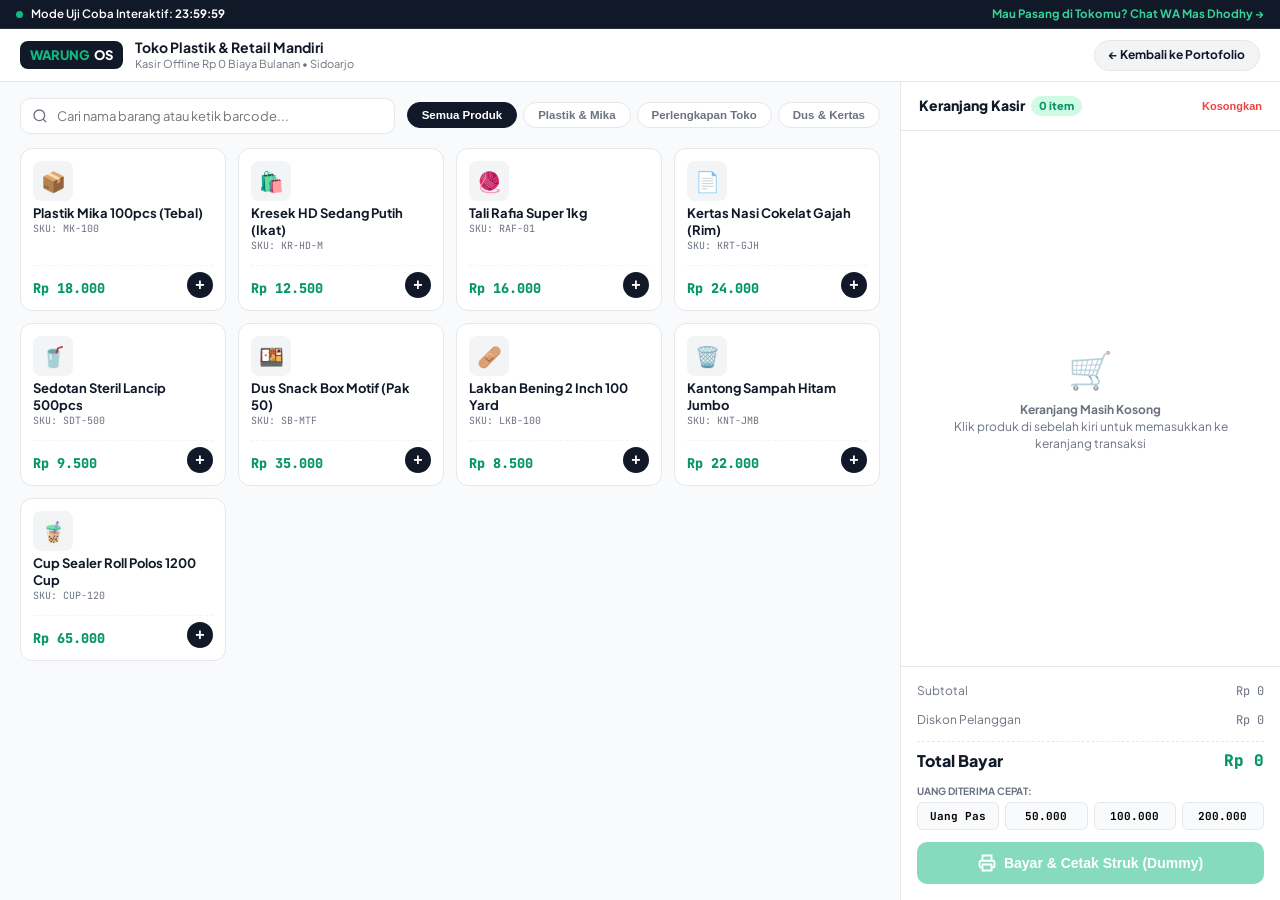
<file: BAHAN/10. Warung-OS-Kasir-Mandiri.html>
<!DOCTYPE html>
<html lang="id">
<head>
  <meta charset="UTF-8">
  <meta name="viewport" content="width=device-width, initial-scale=1.0">
  <title>Warung OS — Kasir Toko Mandiri (Demo Interaktif)</title>
  <link rel="preconnect" href="https://fonts.googleapis.com">
  <link rel="preconnect" href="https://fonts.gstatic.com" crossorigin>
  <link href="https://fonts.googleapis.com/css2?family=Plus+Jakarta+Sans:wght@400;500;600;700;800&family=JetBrains+Mono:wght@400;600;700&display=swap" rel="stylesheet">
  <style>
    :root {
      --bg: #F3F4F6;
      --surface: #FFFFFF;
      --ink: #111827;
      --ink-muted: #6B7280;
      --primary: #10B981;
      --primary-dark: #059669;
      --primary-light: #D1FAE5;
      --border: #E5E7EB;
      --radius: 12px;
      --danger: #EF4444;
    }

    * {
      box-sizing: border-box;
      margin: 0;
      padding: 0;
      -webkit-tap-highlight-color: transparent;
    }

    body {
      font-family: 'Plus Jakarta Sans', -apple-system, BlinkMacSystemFont, sans-serif;
      background: var(--bg);
      color: var(--ink);
      line-height: 1.4;
      height: 100vh;
      overflow: hidden;
      display: flex;
      flex-direction: column;
      user-select: none;
    }

    /* Protection Notice Floating Pill */
    .trial-pill {
      background: #111827;
      color: #FFFFFF;
      padding: 6px 16px;
      font-size: 11.5px;
      font-weight: 600;
      display: flex;
      align-items: center;
      justify-content: space-between;
      border-bottom: 1px solid rgba(255, 255, 255, 0.1);
      z-index: 100;
    }

    .trial-pill-left {
      display: flex;
      align-items: center;
      gap: 8px;
    }

    .pulse-dot {
      width: 7px;
      height: 7px;
      border-radius: 50%;
      background: #10B981;
      animation: pulse 1.5s infinite;
    }

    @keyframes pulse {
      0% { opacity: 0.4; transform: scale(0.9); }
      50% { opacity: 1; transform: scale(1.1); }
      100% { opacity: 0.4; transform: scale(0.9); }
    }

    .trial-pill a {
      color: #34D399;
      text-decoration: none;
      font-weight: 700;
      display: inline-flex;
      align-items: center;
      gap: 4px;
    }

    .trial-pill a:hover {
      text-decoration: underline;
    }

    /* Top Navigation Header */
    .pos-header {
      background: var(--surface);
      border-bottom: 1px solid var(--border);
      padding: 10px 20px;
      display: flex;
      align-items: center;
      justify-content: space-between;
      flex-shrink: 0;
    }

    .brand-section {
      display: flex;
      align-items: center;
      gap: 12px;
      cursor: pointer;
    }

    .pos-badge {
      background: #111827;
      color: #FFFFFF;
      padding: 5px 10px;
      border-radius: 8px;
      font-weight: 800;
      font-size: 13px;
      letter-spacing: -0.02em;
      display: flex;
      align-items: center;
      gap: 6px;
    }

    .pos-badge span {
      color: #10B981;
    }

    .store-info h2 {
      font-size: 14px;
      font-weight: 700;
      line-height: 1.2;
    }

    .store-info p {
      font-size: 11px;
      color: var(--ink-muted);
    }

    .header-actions {
      display: flex;
      align-items: center;
      gap: 10px;
    }

    .btn-nav {
      display: inline-flex;
      align-items: center;
      gap: 6px;
      padding: 6px 14px;
      border-radius: 9999px;
      font-size: 12px;
      font-weight: 700;
      text-decoration: none;
      color: var(--ink);
      background: #F3F4F6;
      border: 1px solid var(--border);
      transition: all 0.2s;
    }

    .btn-nav:hover {
      background: #E5E7EB;
    }

    /* Main POS Layout */
    .pos-body {
      display: grid;
      grid-template-columns: 1fr 380px;
      flex: 1;
      height: calc(100vh - 85px);
      overflow: hidden;
    }

    @media (max-width: 860px) {
      .pos-body {
        grid-template-columns: 1fr;
        height: auto;
        overflow-y: auto;
      }
    }

    /* Left Area: Catalog */
    .catalog-area {
      padding: 16px 20px;
      display: flex;
      flex-direction: column;
      gap: 14px;
      overflow-y: auto;
      background: #F9FAFB;
    }

    .catalog-controls {
      display: flex;
      gap: 12px;
      flex-wrap: wrap;
      align-items: center;
      justify-content: space-between;
    }

    .search-box {
      flex: 1;
      min-width: 220px;
      position: relative;
    }

    .search-input {
      width: 100%;
      padding: 9px 12px 9px 36px;
      border-radius: 10px;
      border: 1.5px solid var(--border);
      font-size: 13px;
      font-family: inherit;
      background: #FFFFFF;
      outline: none;
      transition: border-color 0.2s;
    }

    .search-input:focus {
      border-color: var(--primary);
    }

    .search-icon {
      position: absolute;
      left: 12px;
      top: 50%;
      transform: translateY(-50%);
      color: var(--ink-muted);
      pointer-events: none;
    }

    .category-tabs {
      display: flex;
      gap: 6px;
      overflow-x: auto;
      padding-bottom: 2px;
    }

    .cat-btn {
      padding: 6px 14px;
      border-radius: 9999px;
      font-size: 11.5px;
      font-weight: 700;
      border: 1px solid var(--border);
      background: #FFFFFF;
      color: var(--ink-muted);
      cursor: pointer;
      white-space: nowrap;
      transition: all 0.2s;
    }

    .cat-btn.active {
      background: #111827;
      color: #FFFFFF;
      border-color: #111827;
    }

    /* Product Grid */
    .product-grid {
      display: grid;
      grid-template-columns: repeat(auto-fill, minmax(170px, 1fr));
      gap: 12px;
    }

    .product-card {
      background: var(--surface);
      border: 1.5px solid var(--border);
      border-radius: var(--radius);
      padding: 12px;
      display: flex;
      flex-direction: column;
      justify-content: space-between;
      gap: 8px;
      cursor: pointer;
      transition: all 0.15s ease;
      position: relative;
    }

    .product-card:hover {
      border-color: var(--primary);
      transform: translateY(-2px);
      box-shadow: 0 4px 12px rgba(0, 0, 0, 0.04);
    }

    .product-card:active {
      transform: scale(0.98);
    }

    .prod-icon-box {
      width: 40px;
      height: 40px;
      border-radius: 8px;
      background: #F3F4F6;
      display: flex;
      align-items: center;
      justify-content: center;
      font-size: 20px;
      margin-bottom: 4px;
    }

    .prod-title {
      font-size: 13px;
      font-weight: 700;
      line-height: 1.3;
      color: var(--ink);
    }

    .prod-sku {
      font-size: 10px;
      color: var(--ink-muted);
      font-family: 'JetBrains Mono', monospace;
    }

    .prod-price-row {
      display: flex;
      justify-content: space-between;
      align-items: flex-end;
      margin-top: 4px;
      border-top: 1px dashed #F3F4F6;
      padding-top: 6px;
    }

    .prod-price {
      font-size: 13.5px;
      font-weight: 800;
      color: var(--primary-dark);
      font-family: 'JetBrains Mono', monospace;
    }

    .btn-add-mini {
      width: 26px;
      height: 26px;
      border-radius: 50%;
      background: #111827;
      color: #FFFFFF;
      border: none;
      display: flex;
      align-items: center;
      justify-content: center;
      font-size: 16px;
      font-weight: 700;
      cursor: pointer;
      transition: background 0.2s;
    }

    .product-card:hover .btn-add-mini {
      background: var(--primary);
    }

    /* Right Area: Cart Panel */
    .cart-area {
      background: var(--surface);
      border-left: 1px solid var(--border);
      display: flex;
      flex-direction: column;
      height: 100%;
    }

    .cart-header {
      padding: 14px 18px;
      border-bottom: 1px solid var(--border);
      display: flex;
      justify-content: space-between;
      align-items: center;
    }

    .cart-header h3 {
      font-size: 14px;
      font-weight: 800;
      display: flex;
      align-items: center;
      gap: 6px;
    }

    .cart-count {
      background: var(--primary-light);
      color: var(--primary-dark);
      font-size: 11px;
      font-weight: 800;
      padding: 2px 8px;
      border-radius: 9999px;
    }

    .btn-clear {
      font-size: 11px;
      color: var(--danger);
      background: none;
      border: none;
      cursor: pointer;
      font-weight: 600;
    }

    .btn-clear:hover {
      text-decoration: underline;
    }

    .cart-items {
      flex: 1;
      overflow-y: auto;
      padding: 12px 16px;
      display: flex;
      flex-direction: column;
      gap: 10px;
    }

    .cart-empty {
      display: flex;
      flex-direction: column;
      align-items: center;
      justify-content: center;
      height: 100%;
      color: var(--ink-muted);
      text-align: center;
      padding: 20px;
      font-size: 12px;
    }

    .cart-empty-icon {
      font-size: 36px;
      margin-bottom: 8px;
      opacity: 0.6;
    }

    .cart-item {
      display: flex;
      justify-content: space-between;
      align-items: center;
      padding: 8px 10px;
      border-radius: 8px;
      background: #F9FAFB;
      border: 1px solid #F3F4F6;
      gap: 8px;
    }

    .item-info {
      flex: 1;
      min-width: 0;
    }

    .item-name {
      font-size: 12px;
      font-weight: 700;
      white-space: nowrap;
      overflow: hidden;
      text-overflow: ellipsis;
    }

    .item-unit-price {
      font-size: 10.5px;
      color: var(--ink-muted);
      font-family: 'JetBrains Mono', monospace;
    }

    .item-qty-controls {
      display: flex;
      align-items: center;
      gap: 6px;
    }

    .qty-btn {
      width: 22px;
      height: 22px;
      border-radius: 4px;
      border: 1px solid var(--border);
      background: #FFFFFF;
      display: flex;
      align-items: center;
      justify-content: center;
      font-size: 13px;
      font-weight: 700;
      cursor: pointer;
    }

    .qty-btn:hover {
      background: #E5E7EB;
    }

    .qty-display {
      font-size: 12px;
      font-weight: 700;
      font-family: 'JetBrains Mono', monospace;
      width: 24px;
      text-align: center;
    }

    .item-total {
      font-size: 12px;
      font-weight: 800;
      font-family: 'JetBrains Mono', monospace;
      min-width: 65px;
      text-align: right;
    }

    /* Cart Summary & Payment */
    .cart-footer {
      border-top: 1px solid var(--border);
      padding: 16px;
      background: #FFFFFF;
      display: flex;
      flex-direction: column;
      gap: 12px;
    }

    .summary-row {
      display: flex;
      justify-content: space-between;
      font-size: 12px;
      color: var(--ink-muted);
    }

    .summary-row.total {
      font-size: 16px;
      font-weight: 800;
      color: var(--ink);
      border-top: 1px dashed var(--border);
      padding-top: 8px;
    }

    .summary-row.total .total-amount {
      color: var(--primary-dark);
      font-family: 'JetBrains Mono', monospace;
    }

    .quick-cash {
      display: grid;
      grid-template-columns: repeat(4, 1fr);
      gap: 6px;
    }

    .cash-btn {
      padding: 6px 4px;
      font-size: 11px;
      font-weight: 700;
      border: 1px solid var(--border);
      background: #F9FAFB;
      border-radius: 6px;
      cursor: pointer;
      text-align: center;
      font-family: 'JetBrains Mono', monospace;
      transition: all 0.15s;
    }

    .cash-btn:hover {
      background: #E5E7EB;
    }

    .btn-pay {
      background: var(--primary);
      color: #FFFFFF;
      border: none;
      padding: 12px;
      border-radius: 10px;
      font-size: 14px;
      font-weight: 800;
      cursor: pointer;
      display: flex;
      align-items: center;
      justify-content: center;
      gap: 8px;
      box-shadow: 0 4px 12px rgba(16, 185, 129, 0.25);
      transition: all 0.2s;
    }

    .btn-pay:hover:not(:disabled) {
      background: var(--primary-dark);
      transform: translateY(-1px);
    }

    .btn-pay:disabled {
      opacity: 0.5;
      cursor: not-allowed;
      box-shadow: none;
    }

    /* Modal Struk Kasir Thermal */
    .receipt-modal-overlay {
      position: fixed;
      inset: 0;
      background: rgba(0, 0, 0, 0.6);
      backdrop-filter: blur(4px);
      z-index: 200;
      display: none;
      align-items: center;
      justify-content: center;
      padding: 16px;
    }

    .receipt-modal {
      background: #FFFFFF;
      border-radius: 12px;
      width: 100%;
      max-width: 380px;
      box-shadow: 0 20px 40px rgba(0, 0, 0, 0.25);
      display: flex;
      flex-direction: column;
      overflow: hidden;
      animation: popIn 0.2s cubic-bezier(0.16, 1, 0.3, 1);
    }

    @keyframes popIn {
      from { transform: scale(0.95); opacity: 0; }
      to { transform: scale(1); opacity: 1; }
    }

    .receipt-paper {
      background: #FCFCFA;
      padding: 24px 20px;
      font-family: 'JetBrains Mono', monospace;
      font-size: 11px;
      line-height: 1.4;
      color: #111827;
      border-bottom: 2px dashed #E5E7EB;
      position: relative;
    }

    .receipt-watermark-stamp {
      position: absolute;
      top: 50%;
      left: 50%;
      transform: translate(-50%, -50%) rotate(-25deg);
      border: 2px dashed #EF4444;
      color: #EF4444;
      padding: 6px 14px;
      font-size: 12px;
      font-weight: 800;
      text-align: center;
      pointer-events: none;
      opacity: 0.35;
      border-radius: 6px;
      white-space: nowrap;
    }

    .receipt-header {
      text-align: center;
      margin-bottom: 12px;
    }

    .receipt-store-title {
      font-size: 15px;
      font-weight: 800;
      letter-spacing: -0.01em;
    }

    .receipt-store-sub {
      font-size: 9.5px;
      color: #6B7280;
    }

    .receipt-divider {
      border: none;
      border-top: 1px dashed #9CA3AF;
      margin: 8px 0;
    }

    .receipt-row {
      display: flex;
      justify-content: space-between;
      margin: 3px 0;
    }

    .receipt-bold {
      font-weight: 700;
    }

    .receipt-actions {
      padding: 12px 16px;
      background: #F3F4F6;
      display: flex;
      gap: 10px;
    }

    .btn-receipt-action {
      flex: 1;
      padding: 10px;
      border-radius: 8px;
      font-size: 12px;
      font-weight: 700;
      border: none;
      cursor: pointer;
      text-align: center;
    }

    .btn-print-receipt {
      background: #111827;
      color: #FFFFFF;
    }

    .btn-close-receipt {
      background: #FFFFFF;
      color: #111827;
      border: 1px solid var(--border);
    }

    /* Modal Lockout 24 Jam */
    .lockout-modal {
      position: fixed;
      inset: 0;
      background: rgba(17, 24, 39, 0.95);
      z-index: 300;
      display: none;
      align-items: center;
      justify-content: center;
      padding: 20px;
      color: #FFFFFF;
      text-align: center;
    }

    .lockout-box {
      max-width: 440px;
      background: #1F2937;
      border: 1px solid #374151;
      border-radius: 16px;
      padding: 32px 24px;
      display: flex;
      flex-direction: column;
      align-items: center;
      gap: 16px;
      box-shadow: 0 25px 50px -12px rgba(0, 0, 0, 0.5);
    }

    .lock-icon-badge {
      width: 56px;
      height: 56px;
      border-radius: 50%;
      background: rgba(239, 68, 68, 0.15);
      color: #EF4444;
      display: flex;
      align-items: center;
      justify-content: center;
      font-size: 26px;
    }

    .lockout-box h2 {
      font-size: 20px;
      font-weight: 800;
    }

    .lockout-box p {
      font-size: 13px;
      color: #9CA3AF;
      line-height: 1.5;
    }

    .btn-wa-lockout {
      background: #10B981;
      color: #FFFFFF;
      padding: 12px 24px;
      border-radius: 9999px;
      font-size: 13.5px;
      font-weight: 800;
      text-decoration: none;
      display: inline-flex;
      align-items: center;
      gap: 8px;
      width: 100%;
      justify-content: center;
      margin-top: 8px;
    }

    .btn-wa-lockout:hover {
      background: #059669;
    }
  </style>
</head>
<body oncontextmenu="return false;">

  <!-- Trial Protection Bar -->
  <div class="trial-pill">
    <div class="trial-pill-left">
      <div class="pulse-dot"></div>
      <span>Mode Uji Coba Interaktif: <strong id="timer-display">23:59:59</strong></span>
    </div>
    <div>
      <a href="https://wa.me/6287703397035?text=Halo%20Mas%20Dhodhy%2C%20saya%20tertarik%20pasang%20sistem%20Warung%20OS%20untuk%20toko%20saya..." target="_blank">
        Mau Pasang di Tokomu? Chat WA Mas Dhodhy &rarr;
      </a>
    </div>
  </div>

  <!-- Header -->
  <header class="pos-header">
    <div class="brand-section" id="logo-trigger" title="Klik 3x untuk reset dev mode">
      <div class="pos-badge">
        <span>WARUNG</span>OS
      </div>
      <div class="store-info">
        <h2>Toko Plastik & Retail Mandiri</h2>
        <p>Kasir Offline Rp 0 Biaya Bulanan • Sidoarjo</p>
      </div>
    </div>
    <div class="header-actions">
      <a href="../index.html" class="btn-nav">
        &larr; Kembali ke Portofolio
      </a>
    </div>
  </header>

  <!-- POS Body -->
  <main class="pos-body">
    <!-- Left: Product Catalog -->
    <section class="catalog-area">
      <div class="catalog-controls">
        <div class="search-box">
          <svg class="search-icon" width="16" height="16" viewBox="0 0 24 24" fill="none" stroke="currentColor" stroke-width="2"><circle cx="11" cy="11" r="8"/><path d="m21 21-4.3-4.3"/></svg>
          <input type="text" class="search-input" id="search-input" placeholder="Cari nama barang atau ketik barcode...">
        </div>
        <div class="category-tabs" id="category-tabs">
          <button class="cat-btn active" data-cat="all">Semua Produk</button>
          <button class="cat-btn" data-cat="plastik">Plastik & Mika</button>
          <button class="cat-btn" data-cat="toko">Perlengkapan Toko</button>
          <button class="cat-btn" data-cat="kemasan">Dus & Kertas</button>
        </div>
      </div>

      <div class="product-grid" id="product-grid">
        <!-- Rendered by JS -->
      </div>
    </section>

    <!-- Right: Cart & Payment -->
    <aside class="cart-area">
      <div class="cart-header">
        <h3>
          Keranjang Kasir
          <span class="cart-count" id="cart-badge">0 item</span>
        </h3>
        <button class="btn-clear" id="btn-clear-cart">Kosongkan</button>
      </div>

      <div class="cart-items" id="cart-items-container">
        <!-- Empty or Items -->
        <div class="cart-empty" id="cart-empty-state">
          <div class="cart-empty-icon">🛒</div>
          <strong>Keranjang Masih Kosong</strong>
          <span>Klik produk di sebelah kiri untuk memasukkan ke keranjang transaksi</span>
        </div>
      </div>

      <div class="cart-footer">
        <div class="summary-row">
          <span>Subtotal</span>
          <span id="txt-subtotal" style="font-family: 'JetBrains Mono', monospace;">Rp 0</span>
        </div>
        <div class="summary-row">
          <span>Diskon Pelanggan</span>
          <span style="font-family: 'JetBrains Mono', monospace;">Rp 0</span>
        </div>
        <div class="summary-row total">
          <span>Total Bayar</span>
          <span class="total-amount" id="txt-total">Rp 0</span>
        </div>

        <div>
          <div style="font-size: 10px; font-weight: 700; color: var(--ink-muted); margin-bottom: 4px;">UANG DITERIMA CEPAT:</div>
          <div class="quick-cash">
            <button class="cash-btn" data-cash="pas">Uang Pas</button>
            <button class="cash-btn" data-cash="50000">50.000</button>
            <button class="cash-btn" data-cash="100000">100.000</button>
            <button class="cash-btn" data-cash="200000">200.000</button>
          </div>
        </div>

        <button class="btn-pay" id="btn-pay" disabled>
          <svg width="18" height="18" viewBox="0 0 24 24" fill="none" stroke="currentColor" stroke-width="2.5"><path d="M6 9V2h12v7"/><path d="M6 18H4a2 2 0 0 1-2-2v-5a2 2 0 0 1 2-2h16a2 2 0 0 1 2 2v5a2 2 0 0 1-2 2h-2"/><path d="M6 14h12v8H6z"/></svg>
          Bayar & Cetak Struk (Dummy)
        </button>
      </div>
    </aside>
  </main>

  <!-- Modal Struk Thermal -->
  <div class="receipt-modal-overlay" id="receipt-modal">
    <div class="receipt-modal">
      <div class="receipt-paper" id="receipt-content">
        <div class="receipt-watermark-stamp">
          DUMMY TRIAL VERSION<br>087703397035
        </div>

        <div class="receipt-header">
          <div class="receipt-store-title">TOKO PLASTIK MANDIRI</div>
          <div class="receipt-store-sub">Jl. Raya Sidoarjo No. 88, Jawa Timur</div>
          <div class="receipt-store-sub">Telp / WA: 0877-0339-7035</div>
        </div>

        <hr class="receipt-divider">

        <div class="receipt-row">
          <span id="rcpt-no">No: TR-94821</span>
          <span id="rcpt-time">18/11/26 14:00</span>
        </div>
        <div class="receipt-row">
          <span>Kasir: Admin Toko</span>
          <span>Status: LUNAS</span>
        </div>

        <hr class="receipt-divider">

        <div id="rcpt-items-list">
          <!-- Item rows -->
        </div>

        <hr class="receipt-divider">

        <div class="receipt-row">
          <span>Subtotal:</span>
          <span id="rcpt-subtotal">Rp 0</span>
        </div>
        <div class="receipt-row receipt-bold" style="font-size: 13px;">
          <span>TOTAL:</span>
          <span id="rcpt-total">Rp 0</span>
        </div>
        <div class="receipt-row">
          <span>Bayar (Tunai):</span>
          <span id="rcpt-pay">Rp 0</span>
        </div>
        <div class="receipt-row">
          <span>Kembalian:</span>
          <span id="rcpt-change">Rp 0</span>
        </div>

        <hr class="receipt-divider">

        <div style="text-align: center; font-size: 9px; color: #4B5563; margin-top: 6px;">
          * Terima kasih atas kunjungan Anda *<br>
          Barang yang sudah dibeli tidak dapat ditukar<br>
          <strong style="color: #111827;">Sistem Kasir Mandiri by Dhodhy Rahmaddi</strong>
        </div>
      </div>

      <div class="receipt-actions">
        <button class="btn-receipt-action btn-close-receipt" id="btn-close-receipt">Tutup</button>
        <button class="btn-receipt-action btn-print-receipt" id="btn-print-receipt">🖨️ Cetak Fisik</button>
      </div>
    </div>
  </div>

  <!-- Modal 24-Jam Lockout -->
  <div class="lockout-modal" id="lockout-modal">
    <div class="lockout-box">
      <div class="lock-icon-badge">⏱️</div>
      <h2>Masa Uji Coba 24 Jam Selesai</h2>
      <p>Sesi interaktif untuk perangkat ini telah berakhir. Sistem Warung OS ini dirancang untuk operasional toko fisik nyata tanpa ketergantungan biaya langganan bulanan.</p>
      <a href="https://wa.me/6287703397035?text=Halo%20Mas%20Dhodhy%2C%20masa%20uji%20coba%20Warung%20OS%20saya%20sudah%20selesai.%20Saya%20tertarik%20pasang%20sistem%20ini%20di%20toko%20saya..." class="btn-wa-lockout" target="_blank">
        Hubungi Mas Dhodhy via WhatsApp &rarr;
      </a>
      <span style="font-size: 11px; color: #6B7280; cursor: pointer;" onclick="document.location.href='../index.html'">&larr; Kembali ke Portofolio Utama</span>
    </div>
  </div>

  <!-- Audio Engine & Script -->
  <script>
    (function() {
      // 1. Data Produk Realistis Toko Plastik & Retail
      const PRODUCTS = [
        { id: 1, name: 'Plastik Mika 100pcs (Tebal)', sku: 'MK-100', price: 18000, cat: 'plastik', icon: '📦' },
        { id: 2, name: 'Kresek HD Sedang Putih (Ikat)', sku: 'KR-HD-M', price: 12500, cat: 'plastik', icon: '🛍️' },
        { id: 3, name: 'Tali Rafia Super 1kg', sku: 'RAF-01', price: 16000, cat: 'toko', icon: '🧶' },
        { id: 4, name: 'Kertas Nasi Cokelat Gajah (Rim)', sku: 'KRT-GJH', price: 24000, cat: 'kemasan', icon: '📄' },
        { id: 5, name: 'Sedotan Steril Lancip 500pcs', sku: 'SDT-500', price: 9500, cat: 'plastik', icon: '🥤' },
        { id: 6, name: 'Dus Snack Box Motif (Pak 50)', sku: 'SB-MTF', price: 35000, cat: 'kemasan', icon: '🍱' },
        { id: 7, name: 'Lakban Bening 2 Inch 100 Yard', sku: 'LKB-100', price: 8500, cat: 'toko', icon: '🩹' },
        { id: 8, name: 'Kantong Sampah Hitam Jumbo', sku: 'KNT-JMB', price: 22000, cat: 'plastik', icon: '🗑️' },
        { id: 9, name: 'Cup Sealer Roll Polos 1200 Cup', sku: 'CUP-120', price: 65000, cat: 'kemasan', icon: '🧋' }
      ];

      let cart = [];
      let currentCat = 'all';
      let transactionsCount = 0;
      const MAX_DEMO_TRANSACTIONS = 5;

      // 2. Timer 24 Jam Engine
      const TRIAL_DURATION_MS = 24 * 60 * 60 * 1000; // 24 hours
      let trialStart = localStorage.getItem('dhodhy_warung_trial_start');
      if (!trialStart) {
        trialStart = Date.now().toString();
        localStorage.setItem('dhodhy_warung_trial_start', trialStart);
      }

      function checkTrialExpiry() {
        const urlParams = new URLSearchParams(window.location.search);
        if (urlParams.get('dev') === 'dhodhy') return false; // Dev bypass

        const elapsed = Date.now() - parseInt(trialStart, 10);
        if (elapsed >= TRIAL_DURATION_MS) {
          document.getElementById('lockout-modal').style.display = 'flex';
          return true;
        }

        const remainingMs = TRIAL_DURATION_MS - elapsed;
        const hours = Math.floor(remainingMs / (1000 * 60 * 60));
        const mins = Math.floor((remainingMs % (1000 * 60 * 60)) / (1000 * 60));
        const secs = Math.floor((remainingMs % (1000 * 60)) / 1000);
        
        const pad = (n) => String(n).padStart(2, '0');
        const timerEl = document.getElementById('timer-display');
        if (timerEl) {
          timerEl.textContent = `${pad(hours)}:${pad(mins)}:${pad(secs)}`;
        }
        return false;
      }

      setInterval(checkTrialExpiry, 1000);
      checkTrialExpiry();

      // 3. Audio Chime (Printer Struk Kasir) via Web Audio API
      function playCashierChime() {
        try {
          const ctx = new (window.AudioContext || window.webkitAudioContext)();
          const now = ctx.currentTime;
          
          // Noise burst (thermal paper feed sound)
          const bufferSize = ctx.sampleRate * 0.15;
          const noiseBuffer = ctx.createBuffer(1, bufferSize, ctx.sampleRate);
          const output = noiseBuffer.getChannelData(0);
          for (let i = 0; i < bufferSize; i++) {
            output[i] = Math.random() * 2 - 1;
          }
          const whiteNoise = ctx.createBufferSource();
          whiteNoise.buffer = noiseBuffer;
          const noiseFilter = ctx.createBiquadFilter();
          noiseFilter.type = 'bandpass';
          noiseFilter.frequency.value = 1200;
          const noiseGain = ctx.createGain();
          noiseGain.gain.setValueAtTime(0.08, now);
          noiseGain.gain.exponentialRampToValueAtTime(0.001, now + 0.15);
          whiteNoise.connect(noiseFilter);
          noiseFilter.connect(noiseGain);
          noiseGain.connect(ctx.destination);
          whiteNoise.start(now);

          // Ding chime!
          const osc = ctx.createOscillator();
          const gain = ctx.createGain();
          osc.type = 'sine';
          osc.frequency.setValueAtTime(987.77, now + 0.16); // B5
          gain.gain.setValueAtTime(0.12, now + 0.16);
          gain.gain.exponentialRampToValueAtTime(0.001, now + 0.55);
          osc.connect(gain);
          gain.connect(ctx.destination);
          osc.start(now + 0.16);
          osc.stop(now + 0.55);
        } catch(e) {}
      }

      function formatRp(num) {
        return 'Rp ' + Number(num).toLocaleString('id-ID');
      }

      // 4. Render Catalog
      const grid = document.getElementById('product-grid');
      const searchInput = document.getElementById('search-input');

      function renderProducts() {
        grid.innerHTML = '';
        const query = searchInput.value.toLowerCase().trim();
        
        const filtered = PRODUCTS.filter(p => {
          const matchCat = (currentCat === 'all' || p.cat === currentCat);
          const matchSearch = (p.name.toLowerCase().includes(query) || p.sku.toLowerCase().includes(query));
          return matchCat && matchSearch;
        });

        if (filtered.length === 0) {
          grid.innerHTML = '<div style="grid-column: 1/-1; text-align: center; padding: 30px; color: #6B7280; font-size: 13px;">Barang tidak ditemukan. Coba ketik kata kunci lain.</div>';
          return;
        }

        filtered.forEach(p => {
          const card = document.createElement('div');
          card.className = 'product-card';
          card.innerHTML = `
            <div>
              <div class="prod-icon-box">${p.icon}</div>
              <div class="prod-title">${p.name}</div>
              <div class="prod-sku">SKU: ${p.sku}</div>
            </div>
            <div class="prod-price-row">
              <span class="prod-price">${formatRp(p.price)}</span>
              <button class="btn-add-mini" title="Tambah ke keranjang">+</button>
            </div>
          `;
          card.addEventListener('click', () => addToCart(p));
          grid.appendChild(card);
        });
      }

      // 5. Cart Management
      const cartItemsContainer = document.getElementById('cart-items-container');
      const cartEmptyState = document.getElementById('cart-empty-state');
      const cartBadge = document.getElementById('cart-badge');
      const txtSubtotal = document.getElementById('txt-subtotal');
      const txtTotal = document.getElementById('txt-total');
      const btnPay = document.getElementById('btn-pay');

      function addToCart(product) {
        if (checkTrialExpiry()) return;

        const existing = cart.find(item => item.id === product.id);
        if (existing) {
          existing.qty += 1;
        } else {
          cart.push({ ...product, qty: 1 });
        }
        updateCartUI();
      }

      function changeQty(id, delta) {
        const item = cart.find(i => i.id === id);
        if (!item) return;
        item.qty += delta;
        if (item.qty <= 0) {
          cart = cart.filter(i => i.id !== id);
        }
        updateCartUI();
      }

      function updateCartUI() {
        const totalItems = cart.reduce((acc, i) => acc + i.qty, 0);
        const subtotal = cart.reduce((acc, i) => acc + (i.price * i.qty), 0);

        cartBadge.textContent = totalItems + ' item';
        txtSubtotal.textContent = formatRp(subtotal);
        txtTotal.textContent = formatRp(subtotal);
        btnPay.disabled = (cart.length === 0);

        if (cart.length === 0) {
          cartItemsContainer.innerHTML = '';
          cartItemsContainer.appendChild(cartEmptyState);
          return;
        }

        cartItemsContainer.innerHTML = '';
        cart.forEach(item => {
          const itemEl = document.createElement('div');
          itemEl.className = 'cart-item';
          itemEl.innerHTML = `
            <div class="item-info">
              <div class="item-name">${item.name}</div>
              <div class="item-unit-price">${formatRp(item.price)}</div>
            </div>
            <div class="item-qty-controls">
              <button class="qty-btn" onclick="event.stopPropagation(); changeQty(${item.id}, -1)">-</button>
              <span class="qty-display">${item.qty}</span>
              <button class="qty-btn" onclick="event.stopPropagation(); changeQty(${item.id}, 1)">+</button>
            </div>
            <div class="item-total">${formatRp(item.price * item.qty)}</div>
          `;
          cartItemsContainer.appendChild(itemEl);
        });
      }
      window.changeQty = changeQty;

      document.getElementById('btn-clear-cart').addEventListener('click', () => {
        cart = [];
        updateCartUI();
      });

      // Quick cash buttons
      document.querySelectorAll('.cash-btn').forEach(btn => {
        btn.addEventListener('click', () => {
          const val = btn.dataset.cash;
          const total = cart.reduce((acc, i) => acc + (i.price * i.qty), 0);
          if (val === 'pas') {
            openPaymentModal(total);
          } else {
            openPaymentModal(Number(val));
          }
        });
      });

      btnPay.addEventListener('click', () => {
        const total = cart.reduce((acc, i) => acc + (i.price * i.qty), 0);
        openPaymentModal(total);
      });

      // 6. Payment & Struk Generation
      function openPaymentModal(cashAmount) {
        if (checkTrialExpiry()) return;
        if (cart.length === 0) return;

        transactionsCount++;
        if (transactionsCount > MAX_DEMO_TRANSACTIONS) {
          alert('Batas 5x uji coba transaksi kasir telah tercapai.\n\nUntuk penggunaan tanpa batas di tokomu, hubungi Mas Dhodhy.');
          document.getElementById('lockout-modal').style.display = 'flex';
          return;
        }

        const total = cart.reduce((acc, i) => acc + (i.price * i.qty), 0);
        const change = Math.max(0, cashAmount - total);

        // Fill receipt data
        const now = new Date();
        const dateStr = now.toLocaleDateString('id-ID', { day: '2-digit', month: '2-digit', year: '2-digit' }) + ' ' + 
                        now.toLocaleTimeString('id-ID', { hour: '2-digit', minute: '2-digit' });
        
        document.getElementById('rcpt-no').textContent = 'No: TR-' + Math.floor(10000 + Math.random() * 90000);
        document.getElementById('rcpt-time').textContent = dateStr;

        const listEl = document.getElementById('rcpt-items-list');
        listEl.innerHTML = '';
        cart.forEach(item => {
          const row = document.createElement('div');
          row.style.marginBottom = '4px';
          row.innerHTML = `
            <div>${item.name}</div>
            <div class="receipt-row" style="color: #4B5563; font-size: 10px;">
              <span>${item.qty} x ${formatRp(item.price)}</span>
              <span>${formatRp(item.price * item.qty)}</span>
            </div>
          `;
          listEl.appendChild(row);
        });

        document.getElementById('rcpt-subtotal').textContent = formatRp(total);
        document.getElementById('rcpt-total').textContent = formatRp(total);
        document.getElementById('rcpt-pay').textContent = formatRp(cashAmount);
        document.getElementById('rcpt-change').textContent = formatRp(change);

        playCashierChime();
        document.getElementById('receipt-modal').style.display = 'flex';
      }

      document.getElementById('btn-close-receipt').addEventListener('click', () => {
        document.getElementById('receipt-modal').style.display = 'none';
        cart = [];
        updateCartUI();
      });

      document.getElementById('btn-print-receipt').addEventListener('click', () => {
        window.print();
      });

      // 7. Categories filter
      document.querySelectorAll('.cat-btn').forEach(btn => {
        btn.addEventListener('click', () => {
          document.querySelectorAll('.cat-btn').forEach(b => b.classList.remove('active'));
          btn.classList.add('active');
          currentCat = btn.dataset.cat;
          renderProducts();
        });
      });

      searchInput.addEventListener('input', renderProducts);

      // 8. Secret dev bypass (click logo 3x)
      let clickCount = 0;
      document.getElementById('logo-trigger').addEventListener('click', () => {
        clickCount++;
        if (clickCount >= 3) {
          localStorage.setItem('dhodhy_warung_trial_start', Date.now().toString());
          alert('🛠️ Mode Developer Aktif:\nTimer uji coba 24 jam berhasil direset kembali ke awal!');
          document.getElementById('lockout-modal').style.display = 'none';
          clickCount = 0;
        }
      });

      // 9. Anti-Inspect & Anti-Theft Protection
      document.addEventListener('keydown', (e) => {
        // Block F12, Ctrl+U, Ctrl+S, Ctrl+Shift+I, Ctrl+Shift+C
        if (
          e.key === 'F12' ||
          (e.ctrlKey && (e.key === 'u' || e.key === 's' || e.key === 'U' || e.key === 'S')) ||
          (e.ctrlKey && e.shiftKey && (e.key === 'I' || e.key === 'C' || e.key === 'J'))
        ) {
          e.preventDefault();
          return false;
        }
      });

      // Initial Render
      renderProducts();
    })();
  </script>
</body>
</html>
</file>
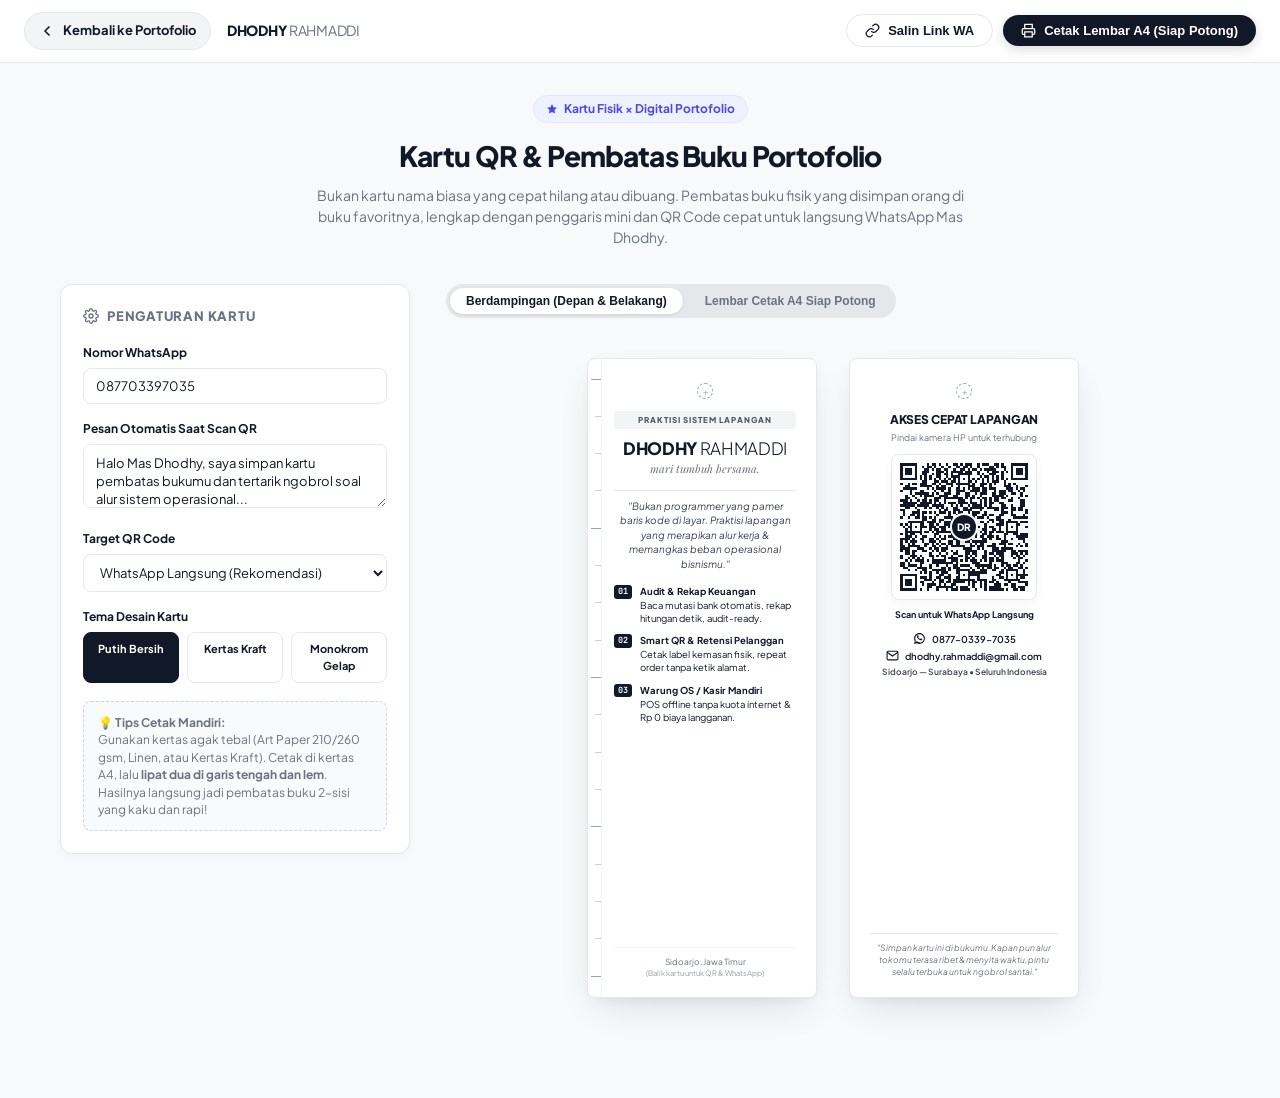
<file: BAHAN/12. Kartu-QR-Pembatas-Buku.html>
<!DOCTYPE html>
<html lang="id">
<head>
  <meta charset="UTF-8">
  <meta name="viewport" content="width=device-width, initial-scale=1.0">
  <title>Kartu QR & Pembatas Buku Portofolio — Dhodhy Rahmaddi</title>
  <link rel="preconnect" href="https://fonts.googleapis.com">
  <link rel="preconnect" href="https://fonts.gstatic.com" crossorigin>
  <link href="https://fonts.googleapis.com/css2?family=Plus+Jakarta+Sans:wght@300;400;500;600;700;800&family=Playfair+Display:ital,wght@0,600;1,400&family=JetBrains+Mono:wght@400;500;700&display=swap" rel="stylesheet">
  <style>
    :root {
      --bg: #F8F9FA;
      --card-bg: #FFFFFF;
      --ink: #111827;
      --ink-muted: #6B7280;
      --accent: #4F46E5;
      --border: #E5E7EB;
      --radius: 12px;
    }

    * {
      box-sizing: border-box;
      margin: 0;
      padding: 0;
    }

    body {
      font-family: 'Plus Jakarta Sans', -apple-system, BlinkMacSystemFont, sans-serif;
      background: var(--bg);
      color: var(--ink);
      line-height: 1.5;
      min-height: 100vh;
      display: flex;
      flex-direction: column;
    }

    /* Top Navigation */
    .topbar {
      background: #FFFFFF;
      border-bottom: 1px solid var(--border);
      padding: 12px 24px;
      display: flex;
      align-items: center;
      justify-content: space-between;
      position: sticky;
      top: 0;
      z-index: 50;
    }

    .topbar-left {
      display: flex;
      align-items: center;
      gap: 16px;
    }

    .back-btn {
      display: inline-flex;
      align-items: center;
      gap: 8px;
      font-size: 13px;
      font-weight: 700;
      color: var(--ink);
      text-decoration: none;
      padding: 8px 14px;
      border-radius: 9999px;
      background: #F3F4F6;
      border: 1px solid var(--border);
      transition: all 0.2s ease;
    }

    .back-btn:hover {
      background: #E5E7EB;
      transform: translateX(-2px);
    }

    .brand-title {
      font-size: 14px;
      font-weight: 800;
      letter-spacing: -0.02em;
    }

    .brand-title span {
      font-weight: 400;
      color: var(--ink-muted);
    }

    .topbar-actions {
      display: flex;
      align-items: center;
      gap: 10px;
    }

    .btn {
      display: inline-flex;
      align-items: center;
      gap: 8px;
      padding: 8px 18px;
      border-radius: 9999px;
      font-size: 13px;
      font-weight: 700;
      cursor: pointer;
      border: none;
      transition: all 0.2s ease;
      text-decoration: none;
    }

    .btn-primary {
      background: var(--ink);
      color: #FFFFFF;
      box-shadow: 0 4px 12px rgba(17, 24, 39, 0.15);
    }

    .btn-primary:hover {
      background: #1F2937;
      transform: translateY(-1px);
    }

    .btn-outline {
      background: #FFFFFF;
      color: var(--ink);
      border: 1.5px solid var(--border);
    }

    .btn-outline:hover {
      border-color: var(--ink);
      background: #F9FAFB;
    }

    /* Main Container */
    .main-wrap {
      max-width: 1200px;
      margin: 0 auto;
      padding: 32px 20px 80px;
      width: 100%;
      flex: 1;
    }

    .hero-intro {
      text-align: center;
      max-width: 680px;
      margin: 0 auto 36px;
    }

    .badge-pill {
      display: inline-flex;
      align-items: center;
      gap: 6px;
      padding: 4px 12px;
      border-radius: 9999px;
      background: #EEF2FF;
      color: var(--accent);
      font-size: 12px;
      font-weight: 700;
      margin-bottom: 12px;
      border: 1px solid #E0E7FF;
    }

    .hero-intro h1 {
      font-size: 28px;
      font-weight: 800;
      letter-spacing: -0.03em;
      margin-bottom: 8px;
    }

    .hero-intro p {
      font-size: 14px;
      color: var(--ink-muted);
    }

    /* Layout Columns */
    .content-grid {
      display: grid;
      grid-template-columns: 350px 1fr;
      gap: 36px;
      align-items: start;
    }

    @media (max-width: 900px) {
      .content-grid {
        grid-template-columns: 1fr;
      }
    }

    /* Control Panel */
    .panel {
      background: #FFFFFF;
      border: 1px solid var(--border);
      border-radius: var(--radius);
      padding: 22px;
      box-shadow: 0 2px 8px rgba(0, 0, 0, 0.03);
    }

    .panel-title {
      font-size: 13px;
      font-weight: 800;
      text-transform: uppercase;
      letter-spacing: 0.06em;
      color: var(--ink-muted);
      margin-bottom: 18px;
      display: flex;
      align-items: center;
      gap: 8px;
    }

    .form-group {
      margin-bottom: 16px;
    }

    .form-label {
      display: block;
      font-size: 12px;
      font-weight: 700;
      margin-bottom: 6px;
      color: var(--ink);
    }

    .form-input, .form-textarea, .form-select {
      width: 100%;
      padding: 9px 12px;
      border-radius: 8px;
      border: 1.5px solid var(--border);
      font-size: 13px;
      font-family: inherit;
      color: var(--ink);
      background: #FFFFFF;
      transition: border-color 0.2s;
    }

    .form-input:focus, .form-textarea:focus, .form-select:focus {
      outline: none;
      border-color: var(--accent);
    }

    .form-textarea {
      resize: vertical;
      min-height: 64px;
      line-height: 1.4;
    }

    .theme-selector {
      display: grid;
      grid-template-columns: 1fr 1fr 1fr;
      gap: 8px;
      margin-top: 6px;
    }

    .theme-opt {
      border: 1.5px solid var(--border);
      border-radius: 8px;
      padding: 8px 4px;
      font-size: 11px;
      font-weight: 700;
      text-align: center;
      cursor: pointer;
      transition: all 0.2s;
      background: #FFFFFF;
    }

    .theme-opt.active {
      border-color: var(--ink);
      background: #111827;
      color: #FFFFFF;
    }

    .tip-box {
      background: #F9FAFB;
      border: 1px dashed #D1D5DB;
      border-radius: 8px;
      padding: 12px 14px;
      font-size: 12px;
      color: var(--ink-muted);
      line-height: 1.45;
      margin-top: 18px;
    }

    /* Preview Area */
    .preview-section {
      display: flex;
      flex-direction: column;
      gap: 20px;
    }

    .view-toolbar {
      display: flex;
      justify-content: space-between;
      align-items: center;
      flex-wrap: wrap;
      gap: 12px;
    }

    .view-tabs {
      display: flex;
      gap: 6px;
      background: #E5E7EB;
      padding: 4px;
      border-radius: 9999px;
      width: fit-content;
    }

    .view-tab {
      padding: 6px 16px;
      border-radius: 9999px;
      font-size: 12px;
      font-weight: 700;
      border: none;
      background: transparent;
      cursor: pointer;
      color: var(--ink-muted);
      transition: all 0.2s;
    }

    .view-tab.active {
      background: #FFFFFF;
      color: var(--ink);
      box-shadow: 0 1px 3px rgba(0,0,0,0.1);
    }

    /* Cards Stage */
    .cards-stage {
      display: flex;
      justify-content: center;
      align-items: flex-start;
      gap: 32px;
      padding: 20px 0;
      flex-wrap: wrap;
    }

    /* Bookmark Card (Standard 52mm x 150mm ratio ~ 1:2.88) */
    .bookmark-card {
      width: 230px;
      height: 640px;
      background: #FFFFFF;
      border-radius: 8px;
      border: 1px solid #E5E7EB;
      box-shadow: 0 16px 36px -10px rgba(0, 0, 0, 0.12), 0 4px 12px -2px rgba(0, 0, 0, 0.05);
      position: relative;
      display: flex;
      flex-direction: column;
      justify-content: space-between;
      padding: 24px 20px 18px 26px; /* extra left padding for ruler marks */
      box-sizing: border-box;
      transition: all 0.3s cubic-bezier(0.16, 1, 0.3, 1);
      user-select: none;
    }

    .bookmark-card:hover {
      transform: translateY(-4px);
      box-shadow: 0 24px 44px -10px rgba(0, 0, 0, 0.18);
    }

    /* Ruler Marks on left edge of Front Card */
    .ruler-strip {
      position: absolute;
      top: 0;
      bottom: 0;
      left: 0;
      width: 14px;
      border-right: 1px solid #F3F4F6;
      display: flex;
      flex-direction: column;
      justify-content: space-between;
      padding: 20px 0;
      pointer-events: none;
    }

    .ruler-tick {
      width: 6px;
      height: 1px;
      background: #CBD5E1;
      margin-left: auto;
    }

    .ruler-tick.major {
      width: 10px;
      background: #94A3B8;
    }

    /* Punch Hole for Ribbon */
    .punch-hole {
      width: 16px;
      height: 16px;
      border-radius: 50%;
      border: 1.5px dashed #94A3B8;
      margin: 0 auto 12px;
      position: relative;
    }

    .punch-hole::after {
      content: '+';
      position: absolute;
      top: 50%;
      left: 50%;
      transform: translate(-50%, -50%);
      font-size: 9px;
      color: #94A3B8;
      line-height: 1;
    }

    /* Front Card Typography */
    .card-tag {
      font-size: 8px;
      font-weight: 800;
      letter-spacing: 0.12em;
      text-transform: uppercase;
      text-align: center;
      padding: 3px 6px;
      border-radius: 4px;
      background: #F3F4F6;
      color: #4B5563;
      margin-bottom: 10px;
    }

    .card-name {
      font-size: 17px;
      font-weight: 800;
      letter-spacing: -0.02em;
      line-height: 1.15;
      text-align: center;
    }

    .card-name span {
      font-weight: 300;
    }

    .card-slogan {
      font-family: 'Playfair Display', serif;
      font-style: italic;
      font-size: 11px;
      color: var(--ink-muted);
      text-align: center;
      margin-top: 3px;
      margin-bottom: 12px;
    }

    .card-divider {
      border: none;
      border-top: 1px solid #E5E7EB;
      margin: 8px 0;
    }

    .card-quote {
      font-size: 10px;
      line-height: 1.45;
      color: #374151;
      text-align: center;
      margin-bottom: 14px;
      font-style: italic;
      padding: 0 2px;
    }

    .card-pillars {
      display: flex;
      flex-direction: column;
      gap: 10px;
      margin-bottom: 14px;
    }

    .pillar-item {
      display: flex;
      gap: 8px;
      align-items: flex-start;
      font-size: 9.5px;
      line-height: 1.35;
    }

    .pillar-num {
      font-family: 'JetBrains Mono', monospace;
      font-weight: 700;
      font-size: 8.5px;
      padding: 1px 4px;
      border-radius: 3px;
      background: #111827;
      color: #FFFFFF;
      flex-shrink: 0;
    }

    .pillar-text strong {
      display: block;
      font-weight: 700;
      margin-bottom: 1px;
    }

    .card-footer-front {
      text-align: center;
      font-size: 8.5px;
      color: var(--ink-muted);
      border-top: 1px solid #F3F4F6;
      padding-top: 8px;
      line-height: 1.3;
    }

    /* Back Card Typography */
    .card-back {
      padding-left: 20px; /* standard symmetric padding */
    }

    .card-back-header {
      text-align: center;
      margin-bottom: 10px;
    }

    .card-back-title {
      font-size: 12px;
      font-weight: 800;
      letter-spacing: -0.01em;
      margin-bottom: 2px;
    }

    .card-back-sub {
      font-size: 9px;
      color: var(--ink-muted);
    }

    .qr-container {
      display: flex;
      flex-direction: column;
      align-items: center;
      margin: 10px 0;
    }

    .qr-box {
      width: 146px;
      height: 146px;
      background: #FFFFFF;
      padding: 6px;
      border-radius: 8px;
      border: 1.5px solid #E5E7EB;
      box-shadow: 0 4px 12px rgba(0, 0, 0, 0.04);
      display: flex;
      align-items: center;
      justify-content: center;
      position: relative;
    }

    .qr-box svg {
      width: 100% !important;
      height: 100% !important;
      display: block;
    }

    .qr-center-badge {
      position: absolute;
      width: 28px;
      height: 28px;
      background: #111827;
      color: #FFFFFF;
      border-radius: 50%;
      display: flex;
      align-items: center;
      justify-content: center;
      font-size: 10px;
      font-weight: 800;
      border: 2px solid #FFFFFF;
      box-shadow: 0 2px 5px rgba(0, 0, 0, 0.2);
    }

    .qr-label {
      font-size: 9px;
      font-weight: 700;
      color: var(--ink);
      text-align: center;
      margin-top: 8px;
    }

    .card-contacts {
      font-size: 9.5px;
      text-align: center;
      line-height: 1.5;
      margin: 10px 0;
    }

    .card-contact-item {
      display: flex;
      align-items: center;
      justify-content: center;
      gap: 6px;
      font-weight: 600;
      margin-bottom: 3px;
    }

    .card-contact-item svg {
      width: 13px;
      height: 13px;
      flex-shrink: 0;
    }

    .card-note {
      font-size: 8.5px;
      line-height: 1.45;
      text-align: center;
      color: var(--ink-muted);
      border-top: 1px solid #E5E7EB;
      padding-top: 8px;
      font-style: italic;
    }

    /* THEMES */
    /* Kraft Theme */
    .theme-kraft .bookmark-card {
      background: #F4EAD4;
      border-color: #E2D2B4;
      color: #382B1E;
      box-shadow: 0 16px 36px -10px rgba(92, 65, 41, 0.22);
    }

    .theme-kraft .bookmark-card hr, .theme-kraft .card-note, .theme-kraft .card-footer-front {
      border-color: #DFCAB0;
    }

    .theme-kraft .ruler-strip {
      border-right-color: #DFCAB0;
    }

    .theme-kraft .ruler-tick {
      background: #BCA383;
    }

    .theme-kraft .ruler-tick.major {
      background: #8C6D4F;
    }

    .theme-kraft .punch-hole {
      border-color: #A38562;
    }

    .theme-kraft .punch-hole::after {
      color: #A38562;
    }

    .theme-kraft .card-tag {
      background: #E8D9BF;
      color: #553B25;
    }

    .theme-kraft .pillar-num {
      background: #382B1E;
    }

    .theme-kraft .qr-center-badge {
      background: #382B1E;
    }

    /* Dark Monokrom Theme */
    .theme-dark .bookmark-card {
      background: #18181B;
      border-color: #27272A;
      color: #FAFAFA;
      box-shadow: 0 16px 36px -10px rgba(0, 0, 0, 0.6);
    }

    .theme-dark .ruler-strip {
      border-right-color: #27272A;
    }

    .theme-dark .ruler-tick {
      background: #3F3F46;
    }

    .theme-dark .ruler-tick.major {
      background: #71717A;
    }

    .theme-dark .punch-hole {
      border-color: #52525B;
    }

    .theme-dark .punch-hole::after {
      color: #71717A;
    }

    .theme-dark .card-tag {
      background: #27272A;
      color: #D4D4D8;
    }

    .theme-dark .card-quote {
      color: #D4D4D8;
    }

    .theme-dark .card-slogan {
      color: #A1A1AA;
    }

    .theme-dark .bookmark-card hr, .theme-dark .card-note, .theme-dark .card-footer-front {
      border-color: #27272A;
    }

    .theme-dark .pillar-num {
      background: #FAFAFA;
      color: #111827;
    }

    .theme-dark .qr-box {
      background: #FFFFFF !important;
      border-color: #FFFFFF !important;
    }

    .theme-dark .qr-label {
      color: #FAFAFA;
    }

    .theme-dark .card-back-sub, .theme-dark .card-note, .theme-dark .card-footer-front {
      color: #A1A1AA;
    }

    /* Print Sheet View */
    #print-sheet {
      display: none;
    }

    .sheet-preview {
      background: #FFFFFF;
      border: 1px solid #D1D5DB;
      box-shadow: 0 10px 25px rgba(0, 0, 0, 0.08);
      width: 100%;
      max-width: 820px;
      margin: 0 auto;
      padding: 24px;
      border-radius: 8px;
    }

    .sheet-info-bar {
      background: #F3F4F6;
      border-radius: 6px;
      padding: 10px 14px;
      font-size: 12px;
      color: var(--ink-muted);
      margin-bottom: 20px;
      display: flex;
      justify-content: space-between;
      align-items: center;
      gap: 12px;
      flex-wrap: wrap;
    }

    .sheet-grid {
      display: grid;
      grid-template-columns: repeat(2, 1fr);
      gap: 16px;
      justify-content: center;
    }

    .pair-container {
      display: flex;
      border: 1px dashed #CBD5E1;
      padding: 6px;
      background: #FAFAFA;
      border-radius: 4px;
      position: relative;
      gap: 0;
      justify-content: center;
    }

    .fold-indicator {
      position: absolute;
      top: 0;
      bottom: 0;
      left: 50%;
      width: 1px;
      border-left: 1px dashed #94A3B8;
      pointer-events: none;
      z-index: 10;
    }

    .fold-badge {
      position: absolute;
      top: -10px;
      left: 50%;
      transform: translateX(-50%);
      background: #E2E8F0;
      font-size: 8px;
      font-weight: 700;
      padding: 1px 6px;
      border-radius: 4px;
      color: #475569;
      z-index: 11;
      white-space: nowrap;
    }

    /* Print Specific Media Query */
    @media print {
      body {
        background: #FFFFFF !important;
        color: #000000 !important;
      }

      .topbar, .hero-intro, .panel, .view-toolbar, .tip-box, .sheet-info-bar {
        display: none !important;
      }

      .main-wrap {
        padding: 0 !important;
        margin: 0 !important;
        max-width: none !important;
      }

      .content-grid {
        display: block !important;
      }

      #interactive-preview {
        display: none !important;
      }

      #print-sheet {
        display: block !important;
      }

      .sheet-preview {
        box-shadow: none !important;
        border: none !important;
        padding: 0 !important;
        max-width: none !important;
        width: 100% !important;
      }

      .bookmark-card {
        box-shadow: none !important;
        border: 1px solid #CCCCCC !important;
        break-inside: avoid;
        page-break-inside: avoid;
        transform: none !important;
      }

      @page {
        size: A4 portrait;
        margin: 8mm;
      }
    }
  </style>
</head>
<body>

  <!-- Top Navigation Bar -->
  <header class="topbar">
    <div class="topbar-left">
      <a href="../index.html" class="back-btn">
        <svg width="16" height="16" viewBox="0 0 24 24" fill="none" stroke="currentColor" stroke-width="2.5" stroke-linecap="round" stroke-linejoin="round"><path d="m15 18-6-6 6-6"/></svg>
        Kembali ke Portofolio
      </a>
      <div class="brand-title">
        DHODHY <span>RAHMADDI</span>
      </div>
    </div>
    <div class="topbar-actions">
      <button class="btn btn-outline" id="btn-copy-wa" title="Salin link chat WA">
        <svg width="15" height="15" viewBox="0 0 24 24" fill="none" stroke="currentColor" stroke-width="2"><path d="M10 13a5 5 0 0 0 7.54.54l3-3a5 5 0 0 0-7.07-7.07l-1.72 1.71"/><path d="M14 11a5 5 0 0 0-7.54-.54l-3 3a5 5 0 0 0 7.07 7.07l1.71-1.71"/></svg>
        Salin Link WA
      </button>
      <button class="btn btn-primary" id="btn-print" title="Cetak ke Printer atau Simpan PDF A4">
        <svg width="15" height="15" viewBox="0 0 24 24" fill="none" stroke="currentColor" stroke-width="2"><path d="M6 9V2h12v7"/><path d="M6 18H4a2 2 0 0 1-2-2v-5a2 2 0 0 1 2-2h16a2 2 0 0 1 2 2v5a2 2 0 0 1-2 2h-2"/><path d="M6 14h12v8H6z"/></svg>
        Cetak Lembar A4 (Siap Potong)
      </button>
    </div>
  </header>

  <main class="main-wrap">
    <!-- Intro Header -->
    <div class="hero-intro">
      <div class="badge-pill">
        <svg width="12" height="12" viewBox="0 0 24 24" fill="currentColor"><path d="M12 2l3.09 6.26L22 9.27l-5 4.87 1.18 6.88L12 17.77l-6.18 3.25L7 14.14 2 9.27l6.91-1.01L12 2z"/></svg>
        Kartu Fisik × Digital Portofolio
      </div>
      <h1>Kartu QR & Pembatas Buku Portofolio</h1>
      <p>Bukan kartu nama biasa yang cepat hilang atau dibuang. Pembatas buku fisik yang disimpan orang di buku favoritnya, lengkap dengan penggaris mini dan QR Code cepat untuk langsung WhatsApp Mas Dhodhy.</p>
    </div>

    <div class="content-grid">
      <!-- Control Panel -->
      <aside class="panel">
        <div class="panel-title">
          <svg width="16" height="16" viewBox="0 0 24 24" fill="none" stroke="currentColor" stroke-width="2"><circle cx="12" cy="12" r="3"/><path d="M19.4 15a1.65 1.65 0 0 0 .33 1.82l.06.06a2 2 0 0 1 0 2.83 2 2 0 0 1-2.83 0l-.06-.06a1.65 1.65 0 0 0-1.82-.33 1.65 1.65 0 0 0-1 1.51V21a2 2 0 0 1-2 2 2 2 0 0 1-2-2v-.09A1.65 1.65 0 0 0 9 19.4a1.65 1.65 0 0 0-1.82.33l-.06.06a2 2 0 0 1-2.83 0 2 2 0 0 1 0-2.83l.06-.06a1.65 1.65 0 0 0 .33-1.82 1.65 1.65 0 0 0-1.51-1H3a2 2 0 0 1-2-2 2 2 0 0 1 2-2h.09A1.65 1.65 0 0 0 4.6 9a1.65 1.65 0 0 0-.33-1.82l-.06-.06a2 2 0 0 1 0-2.83 2 2 0 0 1 2.83 0l.06.06a1.65 1.65 0 0 0 1.82.33H9a1.65 1.65 0 0 0 1-1.51V3a2 2 0 0 1 2-2 2 2 0 0 1 2 2v.09a1.65 1.65 0 0 0 1 1.51 1.65 1.65 0 0 0 1.82-.33l.06-.06a2 2 0 0 1 2.83 0 2 2 0 0 1 0 2.83l-.06.06a1.65 1.65 0 0 0-.33 1.82V9a1.65 1.65 0 0 0 1.51 1H21a2 2 0 0 1 2 2 2 2 0 0 1-2 2h-.09a1.65 1.65 0 0 0-1.51 1z"/></svg>
          Pengaturan Kartu
        </div>

        <div class="form-group">
          <label class="form-label">Nomor WhatsApp</label>
          <input type="text" class="form-input" id="input-wa" value="087703397035" placeholder="08xxxxxxxxxx">
        </div>

        <div class="form-group">
          <label class="form-label">Pesan Otomatis Saat Scan QR</label>
          <textarea class="form-textarea" id="input-msg">Halo Mas Dhodhy, saya simpan kartu pembatas bukumu dan tertarik ngobrol soal alur sistem operasional...</textarea>
        </div>

        <div class="form-group">
          <label class="form-label">Target QR Code</label>
          <select class="form-select" id="select-target">
            <option value="wa" selected>WhatsApp Langsung (Rekomendasi)</option>
            <option value="vcard">Simpan Kontak HP (vCard)</option>
            <option value="custom">URL Website / Portofolio Custom</option>
          </select>
        </div>

        <div class="form-group" id="group-custom-url" style="display: none;">
          <label class="form-label">URL Website Portofolio</label>
          <input type="url" class="form-input" id="input-custom-url" placeholder="https://dhodhy.id atau link repo">
        </div>

        <div class="form-group">
          <label class="form-label">Tema Desain Kartu</label>
          <div class="theme-selector">
            <div class="theme-opt active" data-theme="clean">Putih Bersih</div>
            <div class="theme-opt" data-theme="kraft">Kertas Kraft</div>
            <div class="theme-opt" data-theme="dark">Monokrom Gelap</div>
          </div>
        </div>

        <div class="tip-box">
          <strong>💡 Tips Cetak Mandiri:</strong>
          <br>Gunakan kertas agak tebal (Art Paper 210/260 gsm, Linen, atau Kertas Kraft). Cetak di kertas A4, lalu <strong>lipat dua di garis tengah dan lem</strong>. Hasilnya langsung jadi pembatas buku 2-sisi yang kaku dan rapi!
        </div>
      </aside>

      <!-- Preview Section -->
      <section class="preview-section">
        <div class="view-toolbar">
          <div class="view-tabs">
            <button class="view-tab active" data-view="cards">Berdampingan (Depan & Belakang)</button>
            <button class="view-tab" data-view="sheet">Lembar Cetak A4 Siap Potong</button>
          </div>
        </div>

        <!-- Mode 1: Interactive Cards Preview -->
        <div id="interactive-preview">
          <div class="cards-stage">
            <!-- SISI DEPAN -->
            <div class="bookmark-card card-front" id="card-front">
              <!-- Ruler Marks on left edge -->
              <div class="ruler-strip">
                <div class="ruler-tick major"></div>
                <div class="ruler-tick"></div>
                <div class="ruler-tick"></div>
                <div class="ruler-tick"></div>
                <div class="ruler-tick major"></div>
                <div class="ruler-tick"></div>
                <div class="ruler-tick"></div>
                <div class="ruler-tick"></div>
                <div class="ruler-tick major"></div>
                <div class="ruler-tick"></div>
                <div class="ruler-tick"></div>
                <div class="ruler-tick"></div>
                <div class="ruler-tick major"></div>
                <div class="ruler-tick"></div>
                <div class="ruler-tick"></div>
                <div class="ruler-tick"></div>
                <div class="ruler-tick major"></div>
              </div>

              <div>
                <div class="punch-hole" title="Titik lubang tali pita pembatas buku"></div>
                <div class="card-tag">Praktisi Sistem Lapangan</div>
                <div class="card-name">DHODHY <span>RAHMADDI</span></div>
                <div class="card-slogan">mari tumbuh bersama.</div>
                <hr class="card-divider">
                <div class="card-quote">
                  "Bukan programmer yang pamer baris kode di layar. Praktisi lapangan yang merapikan alur kerja & memangkas beban operasional bisnismu."
                </div>

                <div class="card-pillars">
                  <div class="pillar-item">
                    <div class="pillar-num">01</div>
                    <div class="pillar-text">
                      <strong>Audit & Rekap Keuangan</strong>
                      Baca mutasi bank otomatis, rekap hitungan detik, audit-ready.
                    </div>
                  </div>
                  <div class="pillar-item">
                    <div class="pillar-num">02</div>
                    <div class="pillar-text">
                      <strong>Smart QR & Retensi Pelanggan</strong>
                      Cetak label kemasan fisik, repeat order tanpa ketik alamat.
                    </div>
                  </div>
                  <div class="pillar-item">
                    <div class="pillar-num">03</div>
                    <div class="pillar-text">
                      <strong>Warung OS / Kasir Mandiri</strong>
                      POS offline tanpa kuota internet & Rp 0 biaya langganan.
                    </div>
                  </div>
                </div>
              </div>

              <div class="card-footer-front">
                Sidoarjo, Jawa Timur<br>
                <span style="font-size: 7.5px; opacity: 0.7;">(Balik kartu untuk QR & WhatsApp)</span>
              </div>
            </div>

            <!-- SISI BELAKANG -->
            <div class="bookmark-card card-back" id="card-back">
              <div>
                <div class="punch-hole" title="Titik lubang tali pita pembatas buku"></div>
                <div class="card-back-header">
                  <div class="card-back-title">AKSES CEPAT LAPANGAN</div>
                  <div class="card-back-sub">Pindai kamera HP untuk terhubung</div>
                </div>

                <div class="qr-container">
                  <div class="qr-box" id="qr-output">
                    <!-- SVG QR code injected here -->
                  </div>
                  <div class="qr-label" id="qr-label-text">Scan untuk WhatsApp Langsung</div>
                </div>

                <div class="card-contacts">
                  <div class="card-contact-item">
                    <svg viewBox="0 0 24 24" fill="currentColor"><path d="M12 2C6.48 2 2 6.48 2 12c0 1.82.49 3.53 1.35 5L2 22l5.13-1.33A9.957 9.957 0 0 0 12 22c5.52 0 10-4.48 10-10S17.52 2 12 2zm.05 16.5c-1.52 0-2.98-.41-4.25-1.16l-.3-.18-3.04.79.81-2.96-.2-.31A7.95 7.95 0 0 1 4.05 12c0-4.41 3.59-8 8-8s8 3.59 8 8-3.59 8-8 8zm4.39-5.98c-.24-.12-1.42-.7-1.64-.78-.22-.08-.38-.12-.54.12-.16.24-.62.78-.76.94-.14.16-.28.18-.52.06-.24-.12-1.01-.37-1.92-1.19-.71-.63-1.19-1.41-1.33-1.65-.14-.24-.01-.37.11-.49.11-.11.24-.28.36-.42.12-.14.16-.24.24-.4.08-.16.04-.3-.02-.42-.06-.12-.54-1.3-.74-1.78-.2-.47-.4-.41-.54-.42h-.46c-.16 0-.42.06-.64.3-.22.24-.84.82-.84 2 0 1.18.86 2.32.98 2.48.12.16 1.69 2.58 4.1 3.62.57.25 1.02.4 1.37.51.58.18 1.1.16 1.52.09.46-.07 1.42-.58 1.62-1.14.2-.56.2-1.04.14-1.14-.06-.1-.22-.16-.46-.28z"/></svg>
                    <span id="txt-contact-wa">0877-0339-7035</span>
                  </div>
                  <div class="card-contact-item">
                    <svg viewBox="0 0 24 24" fill="none" stroke="currentColor" stroke-width="2"><path d="M4 4h16c1.1 0 2 .9 2 2v12c0 1.1-.9 2-2 2H4c-1.1 0-2-.9-2-2V6c0-1.1.9-2 2-2z"/><polyline points="22,6 12,13 2,6"/></svg>
                    <span>dhodhy.rahmaddi@gmail.com</span>
                  </div>
                  <div class="card-contact-item" style="font-size: 8.5px; opacity: 0.8;">
                    <span>Sidoarjo — Surabaya • Seluruh Indonesia</span>
                  </div>
                </div>
              </div>

              <div class="card-note">
                "Simpan kartu ini di bukumu. Kapan pun alur tokomu terasa ribet & menyita waktu, pintu selalu terbuka untuk ngobrol santai."
              </div>
            </div>
          </div>
        </div>

        <!-- Mode 2: A4 Print Sheet Preview -->
        <div id="print-sheet">
          <div class="sheet-preview">
            <div class="sheet-info-bar">
              <span>📄 <strong>Format Cetak A4:</strong> Berisi 2 pasang pembatas buku (Depan & Belakang). Cukup lipat di garis tengah lalu lem.</span>
              <button class="btn btn-primary" onclick="window.print()">Cetak Halaman Ini</button>
            </div>

            <div class="sheet-grid" id="sheet-items-grid">
              <!-- Dynamically duplicated for 2 pairs on A4 sheet -->
            </div>
          </div>
        </div>
      </section>
    </div>
  </main>

  <!-- Bundled QRCode Generator -->
  <script>
(function(global){
  var modules = {
    1: function(require, module, exports) {
      
const canPromise = __require(2)

const QRCode = __require(3)
const CanvasRenderer = __require(26)
const SvgRenderer = __require(28)

function renderCanvas (renderFunc, canvas, text, opts, cb) {
  const args = [].slice.call(arguments, 1)
  const argsNum = args.length
  const isLastArgCb = typeof args[argsNum - 1] === 'function'

  if (!isLastArgCb && !canPromise()) {
    throw new Error('Callback required as last argument')
  }

  if (isLastArgCb) {
    if (argsNum < 2) {
      throw new Error('Too few arguments provided')
    }

    if (argsNum === 2) {
      cb = text
      text = canvas
      canvas = opts = undefined
    } else if (argsNum === 3) {
      if (canvas.getContext && typeof cb === 'undefined') {
        cb = opts
        opts = undefined
      } else {
        cb = opts
        opts = text
        text = canvas
        canvas = undefined
      }
    }
  } else {
    if (argsNum < 1) {
      throw new Error('Too few arguments provided')
    }

    if (argsNum === 1) {
      text = canvas
      canvas = opts = undefined
    } else if (argsNum === 2 && !canvas.getContext) {
      opts = text
      text = canvas
      canvas = undefined
    }

    return new Promise(function (resolve, reject) {
      try {
        const data = QRCode.create(text, opts)
        resolve(renderFunc(data, canvas, opts))
      } catch (e) {
        reject(e)
      }
    })
  }

  try {
    const data = QRCode.create(text, opts)
    cb(null, renderFunc(data, canvas, opts))
  } catch (e) {
    cb(e)
  }
}

exports.create = QRCode.create
exports.toCanvas = renderCanvas.bind(null, CanvasRenderer.render)
exports.toDataURL = renderCanvas.bind(null, CanvasRenderer.renderToDataURL)

// only svg for now.
exports.toString = renderCanvas.bind(null, function (data, _, opts) {
  return SvgRenderer.render(data, opts)
})

    },
    2: function(require, module, exports) {
      // can-promise has a crash in some versions of react native that dont have
// standard global objects
// https://github.com/soldair/node-qrcode/issues/157

module.exports = function () {
  return typeof Promise === 'function' && Promise.prototype && Promise.prototype.then
}

    },
    3: function(require, module, exports) {
      const Utils = __require(4)
const ECLevel = __require(5)
const BitBuffer = __require(6)
const BitMatrix = __require(7)
const AlignmentPattern = __require(8)
const FinderPattern = __require(9)
const MaskPattern = __require(10)
const ECCode = __require(11)
const ReedSolomonEncoder = __require(12)
const Version = __require(15)
const FormatInfo = __require(19)
const Mode = __require(16)
const Segments = __require(20)

/**
 * QRCode for JavaScript
 *
 * modified by Ryan Day for nodejs support
 * Copyright (c) 2011 Ryan Day
 *
 * Licensed under the MIT license:
 *   http://www.opensource.org/licenses/mit-license.php
 *
//---------------------------------------------------------------------
// QRCode for JavaScript
//
// Copyright (c) 2009 Kazuhiko Arase
//
// URL: http://www.d-project.com/
//
// Licensed under the MIT license:
//   http://www.opensource.org/licenses/mit-license.php
//
// The word "QR Code" is registered trademark of
// DENSO WAVE INCORPORATED
//   http://www.denso-wave.com/qrcode/faqpatent-e.html
//
//---------------------------------------------------------------------
*/

/**
 * Add finder patterns bits to matrix
 *
 * @param  {BitMatrix} matrix  Modules matrix
 * @param  {Number}    version QR Code version
 */
function setupFinderPattern (matrix, version) {
  const size = matrix.size
  const pos = FinderPattern.getPositions(version)

  for (let i = 0; i < pos.length; i++) {
    const row = pos[i][0]
    const col = pos[i][1]

    for (let r = -1; r <= 7; r++) {
      if (row + r <= -1 || size <= row + r) continue

      for (let c = -1; c <= 7; c++) {
        if (col + c <= -1 || size <= col + c) continue

        if ((r >= 0 && r <= 6 && (c === 0 || c === 6)) ||
          (c >= 0 && c <= 6 && (r === 0 || r === 6)) ||
          (r >= 2 && r <= 4 && c >= 2 && c <= 4)) {
          matrix.set(row + r, col + c, true, true)
        } else {
          matrix.set(row + r, col + c, false, true)
        }
      }
    }
  }
}

/**
 * Add timing pattern bits to matrix
 *
 * Note: this function must be called before {@link setupAlignmentPattern}
 *
 * @param  {BitMatrix} matrix Modules matrix
 */
function setupTimingPattern (matrix) {
  const size = matrix.size

  for (let r = 8; r < size - 8; r++) {
    const value = r % 2 === 0
    matrix.set(r, 6, value, true)
    matrix.set(6, r, value, true)
  }
}

/**
 * Add alignment patterns bits to matrix
 *
 * Note: this function must be called after {@link setupTimingPattern}
 *
 * @param  {BitMatrix} matrix  Modules matrix
 * @param  {Number}    version QR Code version
 */
function setupAlignmentPattern (matrix, version) {
  const pos = AlignmentPattern.getPositions(version)

  for (let i = 0; i < pos.length; i++) {
    const row = pos[i][0]
    const col = pos[i][1]

    for (let r = -2; r <= 2; r++) {
      for (let c = -2; c <= 2; c++) {
        if (r === -2 || r === 2 || c === -2 || c === 2 ||
          (r === 0 && c === 0)) {
          matrix.set(row + r, col + c, true, true)
        } else {
          matrix.set(row + r, col + c, false, true)
        }
      }
    }
  }
}

/**
 * Add version info bits to matrix
 *
 * @param  {BitMatrix} matrix  Modules matrix
 * @param  {Number}    version QR Code version
 */
function setupVersionInfo (matrix, version) {
  const size = matrix.size
  const bits = Version.getEncodedBits(version)
  let row, col, mod

  for (let i = 0; i < 18; i++) {
    row = Math.floor(i / 3)
    col = i % 3 + size - 8 - 3
    mod = ((bits >> i) & 1) === 1

    matrix.set(row, col, mod, true)
    matrix.set(col, row, mod, true)
  }
}

/**
 * Add format info bits to matrix
 *
 * @param  {BitMatrix} matrix               Modules matrix
 * @param  {ErrorCorrectionLevel}    errorCorrectionLevel Error correction level
 * @param  {Number}    maskPattern          Mask pattern reference value
 */
function setupFormatInfo (matrix, errorCorrectionLevel, maskPattern) {
  const size = matrix.size
  const bits = FormatInfo.getEncodedBits(errorCorrectionLevel, maskPattern)
  let i, mod

  for (i = 0; i < 15; i++) {
    mod = ((bits >> i) & 1) === 1

    // vertical
    if (i < 6) {
      matrix.set(i, 8, mod, true)
    } else if (i < 8) {
      matrix.set(i + 1, 8, mod, true)
    } else {
      matrix.set(size - 15 + i, 8, mod, true)
    }

    // horizontal
    if (i < 8) {
      matrix.set(8, size - i - 1, mod, true)
    } else if (i < 9) {
      matrix.set(8, 15 - i - 1 + 1, mod, true)
    } else {
      matrix.set(8, 15 - i - 1, mod, true)
    }
  }

  // fixed module
  matrix.set(size - 8, 8, 1, true)
}

/**
 * Add encoded data bits to matrix
 *
 * @param  {BitMatrix}  matrix Modules matrix
 * @param  {Uint8Array} data   Data codewords
 */
function setupData (matrix, data) {
  const size = matrix.size
  let inc = -1
  let row = size - 1
  let bitIndex = 7
  let byteIndex = 0

  for (let col = size - 1; col > 0; col -= 2) {
    if (col === 6) col--

    while (true) {
      for (let c = 0; c < 2; c++) {
        if (!matrix.isReserved(row, col - c)) {
          let dark = false

          if (byteIndex < data.length) {
            dark = (((data[byteIndex] >>> bitIndex) & 1) === 1)
          }

          matrix.set(row, col - c, dark)
          bitIndex--

          if (bitIndex === -1) {
            byteIndex++
            bitIndex = 7
          }
        }
      }

      row += inc

      if (row < 0 || size <= row) {
        row -= inc
        inc = -inc
        break
      }
    }
  }
}

/**
 * Create encoded codewords from data input
 *
 * @param  {Number}   version              QR Code version
 * @param  {ErrorCorrectionLevel}   errorCorrectionLevel Error correction level
 * @param  {ByteData} data                 Data input
 * @return {Uint8Array}                    Buffer containing encoded codewords
 */
function createData (version, errorCorrectionLevel, segments) {
  // Prepare data buffer
  const buffer = new BitBuffer()

  segments.forEach(function (data) {
    // prefix data with mode indicator (4 bits)
    buffer.put(data.mode.bit, 4)

    // Prefix data with character count indicator.
    // The character count indicator is a string of bits that represents the
    // number of characters that are being encoded.
    // The character count indicator must be placed after the mode indicator
    // and must be a certain number of bits long, depending on the QR version
    // and data mode
    // @see {@link Mode.getCharCountIndicator}.
    buffer.put(data.getLength(), Mode.getCharCountIndicator(data.mode, version))

    // add binary data sequence to buffer
    data.write(buffer)
  })

  // Calculate required number of bits
  const totalCodewords = Utils.getSymbolTotalCodewords(version)
  const ecTotalCodewords = ECCode.getTotalCodewordsCount(version, errorCorrectionLevel)
  const dataTotalCodewordsBits = (totalCodewords - ecTotalCodewords) * 8

  // Add a terminator.
  // If the bit string is shorter than the total number of required bits,
  // a terminator of up to four 0s must be added to the right side of the string.
  // If the bit string is more than four bits shorter than the required number of bits,
  // add four 0s to the end.
  if (buffer.getLengthInBits() + 4 <= dataTotalCodewordsBits) {
    buffer.put(0, 4)
  }

  // If the bit string is fewer than four bits shorter, add only the number of 0s that
  // are needed to reach the required number of bits.

  // After adding the terminator, if the number of bits in the string is not a multiple of 8,
  // pad the string on the right with 0s to make the string's length a multiple of 8.
  while (buffer.getLengthInBits() % 8 !== 0) {
    buffer.putBit(0)
  }

  // Add pad bytes if the string is still shorter than the total number of required bits.
  // Extend the buffer to fill the data capacity of the symbol corresponding to
  // the Version and Error Correction Level by adding the Pad Codewords 11101100 (0xEC)
  // and 00010001 (0x11) alternately.
  const remainingByte = (dataTotalCodewordsBits - buffer.getLengthInBits()) / 8
  for (let i = 0; i < remainingByte; i++) {
    buffer.put(i % 2 ? 0x11 : 0xEC, 8)
  }

  return createCodewords(buffer, version, errorCorrectionLevel)
}

/**
 * Encode input data with Reed-Solomon and return codewords with
 * relative error correction bits
 *
 * @param  {BitBuffer} bitBuffer            Data to encode
 * @param  {Number}    version              QR Code version
 * @param  {ErrorCorrectionLevel} errorCorrectionLevel Error correction level
 * @return {Uint8Array}                     Buffer containing encoded codewords
 */
function createCodewords (bitBuffer, version, errorCorrectionLevel) {
  // Total codewords for this QR code version (Data + Error correction)
  const totalCodewords = Utils.getSymbolTotalCodewords(version)

  // Total number of error correction codewords
  const ecTotalCodewords = ECCode.getTotalCodewordsCount(version, errorCorrectionLevel)

  // Total number of data codewords
  const dataTotalCodewords = totalCodewords - ecTotalCodewords

  // Total number of blocks
  const ecTotalBlocks = ECCode.getBlocksCount(version, errorCorrectionLevel)

  // Calculate how many blocks each group should contain
  const blocksInGroup2 = totalCodewords % ecTotalBlocks
  const blocksInGroup1 = ecTotalBlocks - blocksInGroup2

  const totalCodewordsInGroup1 = Math.floor(totalCodewords / ecTotalBlocks)

  const dataCodewordsInGroup1 = Math.floor(dataTotalCodewords / ecTotalBlocks)
  const dataCodewordsInGroup2 = dataCodewordsInGroup1 + 1

  // Number of EC codewords is the same for both groups
  const ecCount = totalCodewordsInGroup1 - dataCodewordsInGroup1

  // Initialize a Reed-Solomon encoder with a generator polynomial of degree ecCount
  const rs = new ReedSolomonEncoder(ecCount)

  let offset = 0
  const dcData = new Array(ecTotalBlocks)
  const ecData = new Array(ecTotalBlocks)
  let maxDataSize = 0
  const buffer = new Uint8Array(bitBuffer.buffer)

  // Divide the buffer into the required number of blocks
  for (let b = 0; b < ecTotalBlocks; b++) {
    const dataSize = b < blocksInGroup1 ? dataCodewordsInGroup1 : dataCodewordsInGroup2

    // extract a block of data from buffer
    dcData[b] = buffer.slice(offset, offset + dataSize)

    // Calculate EC codewords for this data block
    ecData[b] = rs.encode(dcData[b])

    offset += dataSize
    maxDataSize = Math.max(maxDataSize, dataSize)
  }

  // Create final data
  // Interleave the data and error correction codewords from each block
  const data = new Uint8Array(totalCodewords)
  let index = 0
  let i, r

  // Add data codewords
  for (i = 0; i < maxDataSize; i++) {
    for (r = 0; r < ecTotalBlocks; r++) {
      if (i < dcData[r].length) {
        data[index++] = dcData[r][i]
      }
    }
  }

  // Apped EC codewords
  for (i = 0; i < ecCount; i++) {
    for (r = 0; r < ecTotalBlocks; r++) {
      data[index++] = ecData[r][i]
    }
  }

  return data
}

/**
 * Build QR Code symbol
 *
 * @param  {String} data                 Input string
 * @param  {Number} version              QR Code version
 * @param  {ErrorCorretionLevel} errorCorrectionLevel Error level
 * @param  {MaskPattern} maskPattern     Mask pattern
 * @return {Object}                      Object containing symbol data
 */
function createSymbol (data, version, errorCorrectionLevel, maskPattern) {
  let segments

  if (Array.isArray(data)) {
    segments = Segments.fromArray(data)
  } else if (typeof data === 'string') {
    let estimatedVersion = version

    if (!estimatedVersion) {
      const rawSegments = Segments.rawSplit(data)

      // Estimate best version that can contain raw splitted segments
      estimatedVersion = Version.getBestVersionForData(rawSegments, errorCorrectionLevel)
    }

    // Build optimized segments
    // If estimated version is undefined, try with the highest version
    segments = Segments.fromString(data, estimatedVersion || 40)
  } else {
    throw new Error('Invalid data')
  }

  // Get the min version that can contain data
  const bestVersion = Version.getBestVersionForData(segments, errorCorrectionLevel)

  // If no version is found, data cannot be stored
  if (!bestVersion) {
    throw new Error('The amount of data is too big to be stored in a QR Code')
  }

  // If not specified, use min version as default
  if (!version) {
    version = bestVersion

  // Check if the specified version can contain the data
  } else if (version < bestVersion) {
    throw new Error('\n' +
      'The chosen QR Code version cannot contain this amount of data.\n' +
      'Minimum version required to store current data is: ' + bestVersion + '.\n'
    )
  }

  const dataBits = createData(version, errorCorrectionLevel, segments)

  // Allocate matrix buffer
  const moduleCount = Utils.getSymbolSize(version)
  const modules = new BitMatrix(moduleCount)

  // Add function modules
  setupFinderPattern(modules, version)
  setupTimingPattern(modules)
  setupAlignmentPattern(modules, version)

  // Add temporary dummy bits for format info just to set them as reserved.
  // This is needed to prevent these bits from being masked by {@link MaskPattern.applyMask}
  // since the masking operation must be performed only on the encoding region.
  // These blocks will be replaced with correct values later in code.
  setupFormatInfo(modules, errorCorrectionLevel, 0)

  if (version >= 7) {
    setupVersionInfo(modules, version)
  }

  // Add data codewords
  setupData(modules, dataBits)

  if (isNaN(maskPattern)) {
    // Find best mask pattern
    maskPattern = MaskPattern.getBestMask(modules,
      setupFormatInfo.bind(null, modules, errorCorrectionLevel))
  }

  // Apply mask pattern
  MaskPattern.applyMask(maskPattern, modules)

  // Replace format info bits with correct values
  setupFormatInfo(modules, errorCorrectionLevel, maskPattern)

  return {
    modules: modules,
    version: version,
    errorCorrectionLevel: errorCorrectionLevel,
    maskPattern: maskPattern,
    segments: segments
  }
}

/**
 * QR Code
 *
 * @param {String | Array} data                 Input data
 * @param {Object} options                      Optional configurations
 * @param {Number} options.version              QR Code version
 * @param {String} options.errorCorrectionLevel Error correction level
 * @param {Function} options.toSJISFunc         Helper func to convert utf8 to sjis
 */
exports.create = function create (data, options) {
  if (typeof data === 'undefined' || data === '') {
    throw new Error('No input text')
  }

  let errorCorrectionLevel = ECLevel.M
  let version
  let mask

  if (typeof options !== 'undefined') {
    // Use higher error correction level as default
    errorCorrectionLevel = ECLevel.from(options.errorCorrectionLevel, ECLevel.M)
    version = Version.from(options.version)
    mask = MaskPattern.from(options.maskPattern)

    if (options.toSJISFunc) {
      Utils.setToSJISFunction(options.toSJISFunc)
    }
  }

  return createSymbol(data, version, errorCorrectionLevel, mask)
}

    },
    4: function(require, module, exports) {
      let toSJISFunction
const CODEWORDS_COUNT = [
  0, // Not used
  26, 44, 70, 100, 134, 172, 196, 242, 292, 346,
  404, 466, 532, 581, 655, 733, 815, 901, 991, 1085,
  1156, 1258, 1364, 1474, 1588, 1706, 1828, 1921, 2051, 2185,
  2323, 2465, 2611, 2761, 2876, 3034, 3196, 3362, 3532, 3706
]

/**
 * Returns the QR Code size for the specified version
 *
 * @param  {Number} version QR Code version
 * @return {Number}         size of QR code
 */
exports.getSymbolSize = function getSymbolSize (version) {
  if (!version) throw new Error('"version" cannot be null or undefined')
  if (version < 1 || version > 40) throw new Error('"version" should be in range from 1 to 40')
  return version * 4 + 17
}

/**
 * Returns the total number of codewords used to store data and EC information.
 *
 * @param  {Number} version QR Code version
 * @return {Number}         Data length in bits
 */
exports.getSymbolTotalCodewords = function getSymbolTotalCodewords (version) {
  return CODEWORDS_COUNT[version]
}

/**
 * Encode data with Bose-Chaudhuri-Hocquenghem
 *
 * @param  {Number} data Value to encode
 * @return {Number}      Encoded value
 */
exports.getBCHDigit = function (data) {
  let digit = 0

  while (data !== 0) {
    digit++
    data >>>= 1
  }

  return digit
}

exports.setToSJISFunction = function setToSJISFunction (f) {
  if (typeof f !== 'function') {
    throw new Error('"toSJISFunc" is not a valid function.')
  }

  toSJISFunction = f
}

exports.isKanjiModeEnabled = function () {
  return typeof toSJISFunction !== 'undefined'
}

exports.toSJIS = function toSJIS (kanji) {
  return toSJISFunction(kanji)
}

    },
    5: function(require, module, exports) {
      exports.L = { bit: 1 }
exports.M = { bit: 0 }
exports.Q = { bit: 3 }
exports.H = { bit: 2 }

function fromString (string) {
  if (typeof string !== 'string') {
    throw new Error('Param is not a string')
  }

  const lcStr = string.toLowerCase()

  switch (lcStr) {
    case 'l':
    case 'low':
      return exports.L

    case 'm':
    case 'medium':
      return exports.M

    case 'q':
    case 'quartile':
      return exports.Q

    case 'h':
    case 'high':
      return exports.H

    default:
      throw new Error('Unknown EC Level: ' + string)
  }
}

exports.isValid = function isValid (level) {
  return level && typeof level.bit !== 'undefined' &&
    level.bit >= 0 && level.bit < 4
}

exports.from = function from (value, defaultValue) {
  if (exports.isValid(value)) {
    return value
  }

  try {
    return fromString(value)
  } catch (e) {
    return defaultValue
  }
}

    },
    6: function(require, module, exports) {
      function BitBuffer () {
  this.buffer = []
  this.length = 0
}

BitBuffer.prototype = {

  get: function (index) {
    const bufIndex = Math.floor(index / 8)
    return ((this.buffer[bufIndex] >>> (7 - index % 8)) & 1) === 1
  },

  put: function (num, length) {
    for (let i = 0; i < length; i++) {
      this.putBit(((num >>> (length - i - 1)) & 1) === 1)
    }
  },

  getLengthInBits: function () {
    return this.length
  },

  putBit: function (bit) {
    const bufIndex = Math.floor(this.length / 8)
    if (this.buffer.length <= bufIndex) {
      this.buffer.push(0)
    }

    if (bit) {
      this.buffer[bufIndex] |= (0x80 >>> (this.length % 8))
    }

    this.length++
  }
}

module.exports = BitBuffer

    },
    7: function(require, module, exports) {
      /**
 * Helper class to handle QR Code symbol modules
 *
 * @param {Number} size Symbol size
 */
function BitMatrix (size) {
  if (!size || size < 1) {
    throw new Error('BitMatrix size must be defined and greater than 0')
  }

  this.size = size
  this.data = new Uint8Array(size * size)
  this.reservedBit = new Uint8Array(size * size)
}

/**
 * Set bit value at specified location
 * If reserved flag is set, this bit will be ignored during masking process
 *
 * @param {Number}  row
 * @param {Number}  col
 * @param {Boolean} value
 * @param {Boolean} reserved
 */
BitMatrix.prototype.set = function (row, col, value, reserved) {
  const index = row * this.size + col
  this.data[index] = value
  if (reserved) this.reservedBit[index] = true
}

/**
 * Returns bit value at specified location
 *
 * @param  {Number}  row
 * @param  {Number}  col
 * @return {Boolean}
 */
BitMatrix.prototype.get = function (row, col) {
  return this.data[row * this.size + col]
}

/**
 * Applies xor operator at specified location
 * (used during masking process)
 *
 * @param {Number}  row
 * @param {Number}  col
 * @param {Boolean} value
 */
BitMatrix.prototype.xor = function (row, col, value) {
  this.data[row * this.size + col] ^= value
}

/**
 * Check if bit at specified location is reserved
 *
 * @param {Number}   row
 * @param {Number}   col
 * @return {Boolean}
 */
BitMatrix.prototype.isReserved = function (row, col) {
  return this.reservedBit[row * this.size + col]
}

module.exports = BitMatrix

    },
    8: function(require, module, exports) {
      /**
 * Alignment pattern are fixed reference pattern in defined positions
 * in a matrix symbology, which enables the decode software to re-synchronise
 * the coordinate mapping of the image modules in the event of moderate amounts
 * of distortion of the image.
 *
 * Alignment patterns are present only in QR Code symbols of version 2 or larger
 * and their number depends on the symbol version.
 */

const getSymbolSize = __require(4).getSymbolSize

/**
 * Calculate the row/column coordinates of the center module of each alignment pattern
 * for the specified QR Code version.
 *
 * The alignment patterns are positioned symmetrically on either side of the diagonal
 * running from the top left corner of the symbol to the bottom right corner.
 *
 * Since positions are simmetrical only half of the coordinates are returned.
 * Each item of the array will represent in turn the x and y coordinate.
 * @see {@link getPositions}
 *
 * @param  {Number} version QR Code version
 * @return {Array}          Array of coordinate
 */
exports.getRowColCoords = function getRowColCoords (version) {
  if (version === 1) return []

  const posCount = Math.floor(version / 7) + 2
  const size = getSymbolSize(version)
  const intervals = size === 145 ? 26 : Math.ceil((size - 13) / (2 * posCount - 2)) * 2
  const positions = [size - 7] // Last coord is always (size - 7)

  for (let i = 1; i < posCount - 1; i++) {
    positions[i] = positions[i - 1] - intervals
  }

  positions.push(6) // First coord is always 6

  return positions.reverse()
}

/**
 * Returns an array containing the positions of each alignment pattern.
 * Each array's element represent the center point of the pattern as (x, y) coordinates
 *
 * Coordinates are calculated expanding the row/column coordinates returned by {@link getRowColCoords}
 * and filtering out the items that overlaps with finder pattern
 *
 * @example
 * For a Version 7 symbol {@link getRowColCoords} returns values 6, 22 and 38.
 * The alignment patterns, therefore, are to be centered on (row, column)
 * positions (6,22), (22,6), (22,22), (22,38), (38,22), (38,38).
 * Note that the coordinates (6,6), (6,38), (38,6) are occupied by finder patterns
 * and are not therefore used for alignment patterns.
 *
 * let pos = getPositions(7)
 * // [[6,22], [22,6], [22,22], [22,38], [38,22], [38,38]]
 *
 * @param  {Number} version QR Code version
 * @return {Array}          Array of coordinates
 */
exports.getPositions = function getPositions (version) {
  const coords = []
  const pos = exports.getRowColCoords(version)
  const posLength = pos.length

  for (let i = 0; i < posLength; i++) {
    for (let j = 0; j < posLength; j++) {
      // Skip if position is occupied by finder patterns
      if ((i === 0 && j === 0) || // top-left
          (i === 0 && j === posLength - 1) || // bottom-left
          (i === posLength - 1 && j === 0)) { // top-right
        continue
      }

      coords.push([pos[i], pos[j]])
    }
  }

  return coords
}

    },
    9: function(require, module, exports) {
      const getSymbolSize = __require(4).getSymbolSize
const FINDER_PATTERN_SIZE = 7

/**
 * Returns an array containing the positions of each finder pattern.
 * Each array's element represent the top-left point of the pattern as (x, y) coordinates
 *
 * @param  {Number} version QR Code version
 * @return {Array}          Array of coordinates
 */
exports.getPositions = function getPositions (version) {
  const size = getSymbolSize(version)

  return [
    // top-left
    [0, 0],
    // top-right
    [size - FINDER_PATTERN_SIZE, 0],
    // bottom-left
    [0, size - FINDER_PATTERN_SIZE]
  ]
}

    },
    10: function(require, module, exports) {
      /**
 * Data mask pattern reference
 * @type {Object}
 */
exports.Patterns = {
  PATTERN000: 0,
  PATTERN001: 1,
  PATTERN010: 2,
  PATTERN011: 3,
  PATTERN100: 4,
  PATTERN101: 5,
  PATTERN110: 6,
  PATTERN111: 7
}

/**
 * Weighted penalty scores for the undesirable features
 * @type {Object}
 */
const PenaltyScores = {
  N1: 3,
  N2: 3,
  N3: 40,
  N4: 10
}

/**
 * Check if mask pattern value is valid
 *
 * @param  {Number}  mask    Mask pattern
 * @return {Boolean}         true if valid, false otherwise
 */
exports.isValid = function isValid (mask) {
  return mask != null && mask !== '' && !isNaN(mask) && mask >= 0 && mask <= 7
}

/**
 * Returns mask pattern from a value.
 * If value is not valid, returns undefined
 *
 * @param  {Number|String} value        Mask pattern value
 * @return {Number}                     Valid mask pattern or undefined
 */
exports.from = function from (value) {
  return exports.isValid(value) ? parseInt(value, 10) : undefined
}

/**
* Find adjacent modules in row/column with the same color
* and assign a penalty value.
*
* Points: N1 + i
* i is the amount by which the number of adjacent modules of the same color exceeds 5
*/
exports.getPenaltyN1 = function getPenaltyN1 (data) {
  const size = data.size
  let points = 0
  let sameCountCol = 0
  let sameCountRow = 0
  let lastCol = null
  let lastRow = null

  for (let row = 0; row < size; row++) {
    sameCountCol = sameCountRow = 0
    lastCol = lastRow = null

    for (let col = 0; col < size; col++) {
      let module = data.get(row, col)
      if (module === lastCol) {
        sameCountCol++
      } else {
        if (sameCountCol >= 5) points += PenaltyScores.N1 + (sameCountCol - 5)
        lastCol = module
        sameCountCol = 1
      }

      module = data.get(col, row)
      if (module === lastRow) {
        sameCountRow++
      } else {
        if (sameCountRow >= 5) points += PenaltyScores.N1 + (sameCountRow - 5)
        lastRow = module
        sameCountRow = 1
      }
    }

    if (sameCountCol >= 5) points += PenaltyScores.N1 + (sameCountCol - 5)
    if (sameCountRow >= 5) points += PenaltyScores.N1 + (sameCountRow - 5)
  }

  return points
}

/**
 * Find 2x2 blocks with the same color and assign a penalty value
 *
 * Points: N2 * (m - 1) * (n - 1)
 */
exports.getPenaltyN2 = function getPenaltyN2 (data) {
  const size = data.size
  let points = 0

  for (let row = 0; row < size - 1; row++) {
    for (let col = 0; col < size - 1; col++) {
      const last = data.get(row, col) +
        data.get(row, col + 1) +
        data.get(row + 1, col) +
        data.get(row + 1, col + 1)

      if (last === 4 || last === 0) points++
    }
  }

  return points * PenaltyScores.N2
}

/**
 * Find 1:1:3:1:1 ratio (dark:light:dark:light:dark) pattern in row/column,
 * preceded or followed by light area 4 modules wide
 *
 * Points: N3 * number of pattern found
 */
exports.getPenaltyN3 = function getPenaltyN3 (data) {
  const size = data.size
  let points = 0
  let bitsCol = 0
  let bitsRow = 0

  for (let row = 0; row < size; row++) {
    bitsCol = bitsRow = 0
    for (let col = 0; col < size; col++) {
      bitsCol = ((bitsCol << 1) & 0x7FF) | data.get(row, col)
      if (col >= 10 && (bitsCol === 0x5D0 || bitsCol === 0x05D)) points++

      bitsRow = ((bitsRow << 1) & 0x7FF) | data.get(col, row)
      if (col >= 10 && (bitsRow === 0x5D0 || bitsRow === 0x05D)) points++
    }
  }

  return points * PenaltyScores.N3
}

/**
 * Calculate proportion of dark modules in entire symbol
 *
 * Points: N4 * k
 *
 * k is the rating of the deviation of the proportion of dark modules
 * in the symbol from 50% in steps of 5%
 */
exports.getPenaltyN4 = function getPenaltyN4 (data) {
  let darkCount = 0
  const modulesCount = data.data.length

  for (let i = 0; i < modulesCount; i++) darkCount += data.data[i]

  const k = Math.abs(Math.ceil((darkCount * 100 / modulesCount) / 5) - 10)

  return k * PenaltyScores.N4
}

/**
 * Return mask value at given position
 *
 * @param  {Number} maskPattern Pattern reference value
 * @param  {Number} i           Row
 * @param  {Number} j           Column
 * @return {Boolean}            Mask value
 */
function getMaskAt (maskPattern, i, j) {
  switch (maskPattern) {
    case exports.Patterns.PATTERN000: return (i + j) % 2 === 0
    case exports.Patterns.PATTERN001: return i % 2 === 0
    case exports.Patterns.PATTERN010: return j % 3 === 0
    case exports.Patterns.PATTERN011: return (i + j) % 3 === 0
    case exports.Patterns.PATTERN100: return (Math.floor(i / 2) + Math.floor(j / 3)) % 2 === 0
    case exports.Patterns.PATTERN101: return (i * j) % 2 + (i * j) % 3 === 0
    case exports.Patterns.PATTERN110: return ((i * j) % 2 + (i * j) % 3) % 2 === 0
    case exports.Patterns.PATTERN111: return ((i * j) % 3 + (i + j) % 2) % 2 === 0

    default: throw new Error('bad maskPattern:' + maskPattern)
  }
}

/**
 * Apply a mask pattern to a BitMatrix
 *
 * @param  {Number}    pattern Pattern reference number
 * @param  {BitMatrix} data    BitMatrix data
 */
exports.applyMask = function applyMask (pattern, data) {
  const size = data.size

  for (let col = 0; col < size; col++) {
    for (let row = 0; row < size; row++) {
      if (data.isReserved(row, col)) continue
      data.xor(row, col, getMaskAt(pattern, row, col))
    }
  }
}

/**
 * Returns the best mask pattern for data
 *
 * @param  {BitMatrix} data
 * @return {Number} Mask pattern reference number
 */
exports.getBestMask = function getBestMask (data, setupFormatFunc) {
  const numPatterns = Object.keys(exports.Patterns).length
  let bestPattern = 0
  let lowerPenalty = Infinity

  for (let p = 0; p < numPatterns; p++) {
    setupFormatFunc(p)
    exports.applyMask(p, data)

    // Calculate penalty
    const penalty =
      exports.getPenaltyN1(data) +
      exports.getPenaltyN2(data) +
      exports.getPenaltyN3(data) +
      exports.getPenaltyN4(data)

    // Undo previously applied mask
    exports.applyMask(p, data)

    if (penalty < lowerPenalty) {
      lowerPenalty = penalty
      bestPattern = p
    }
  }

  return bestPattern
}

    },
    11: function(require, module, exports) {
      const ECLevel = __require(5)

const EC_BLOCKS_TABLE = [
// L  M  Q  H
  1, 1, 1, 1,
  1, 1, 1, 1,
  1, 1, 2, 2,
  1, 2, 2, 4,
  1, 2, 4, 4,
  2, 4, 4, 4,
  2, 4, 6, 5,
  2, 4, 6, 6,
  2, 5, 8, 8,
  4, 5, 8, 8,
  4, 5, 8, 11,
  4, 8, 10, 11,
  4, 9, 12, 16,
  4, 9, 16, 16,
  6, 10, 12, 18,
  6, 10, 17, 16,
  6, 11, 16, 19,
  6, 13, 18, 21,
  7, 14, 21, 25,
  8, 16, 20, 25,
  8, 17, 23, 25,
  9, 17, 23, 34,
  9, 18, 25, 30,
  10, 20, 27, 32,
  12, 21, 29, 35,
  12, 23, 34, 37,
  12, 25, 34, 40,
  13, 26, 35, 42,
  14, 28, 38, 45,
  15, 29, 40, 48,
  16, 31, 43, 51,
  17, 33, 45, 54,
  18, 35, 48, 57,
  19, 37, 51, 60,
  19, 38, 53, 63,
  20, 40, 56, 66,
  21, 43, 59, 70,
  22, 45, 62, 74,
  24, 47, 65, 77,
  25, 49, 68, 81
]

const EC_CODEWORDS_TABLE = [
// L  M  Q  H
  7, 10, 13, 17,
  10, 16, 22, 28,
  15, 26, 36, 44,
  20, 36, 52, 64,
  26, 48, 72, 88,
  36, 64, 96, 112,
  40, 72, 108, 130,
  48, 88, 132, 156,
  60, 110, 160, 192,
  72, 130, 192, 224,
  80, 150, 224, 264,
  96, 176, 260, 308,
  104, 198, 288, 352,
  120, 216, 320, 384,
  132, 240, 360, 432,
  144, 280, 408, 480,
  168, 308, 448, 532,
  180, 338, 504, 588,
  196, 364, 546, 650,
  224, 416, 600, 700,
  224, 442, 644, 750,
  252, 476, 690, 816,
  270, 504, 750, 900,
  300, 560, 810, 960,
  312, 588, 870, 1050,
  336, 644, 952, 1110,
  360, 700, 1020, 1200,
  390, 728, 1050, 1260,
  420, 784, 1140, 1350,
  450, 812, 1200, 1440,
  480, 868, 1290, 1530,
  510, 924, 1350, 1620,
  540, 980, 1440, 1710,
  570, 1036, 1530, 1800,
  570, 1064, 1590, 1890,
  600, 1120, 1680, 1980,
  630, 1204, 1770, 2100,
  660, 1260, 1860, 2220,
  720, 1316, 1950, 2310,
  750, 1372, 2040, 2430
]

/**
 * Returns the number of error correction block that the QR Code should contain
 * for the specified version and error correction level.
 *
 * @param  {Number} version              QR Code version
 * @param  {Number} errorCorrectionLevel Error correction level
 * @return {Number}                      Number of error correction blocks
 */
exports.getBlocksCount = function getBlocksCount (version, errorCorrectionLevel) {
  switch (errorCorrectionLevel) {
    case ECLevel.L:
      return EC_BLOCKS_TABLE[(version - 1) * 4 + 0]
    case ECLevel.M:
      return EC_BLOCKS_TABLE[(version - 1) * 4 + 1]
    case ECLevel.Q:
      return EC_BLOCKS_TABLE[(version - 1) * 4 + 2]
    case ECLevel.H:
      return EC_BLOCKS_TABLE[(version - 1) * 4 + 3]
    default:
      return undefined
  }
}

/**
 * Returns the number of error correction codewords to use for the specified
 * version and error correction level.
 *
 * @param  {Number} version              QR Code version
 * @param  {Number} errorCorrectionLevel Error correction level
 * @return {Number}                      Number of error correction codewords
 */
exports.getTotalCodewordsCount = function getTotalCodewordsCount (version, errorCorrectionLevel) {
  switch (errorCorrectionLevel) {
    case ECLevel.L:
      return EC_CODEWORDS_TABLE[(version - 1) * 4 + 0]
    case ECLevel.M:
      return EC_CODEWORDS_TABLE[(version - 1) * 4 + 1]
    case ECLevel.Q:
      return EC_CODEWORDS_TABLE[(version - 1) * 4 + 2]
    case ECLevel.H:
      return EC_CODEWORDS_TABLE[(version - 1) * 4 + 3]
    default:
      return undefined
  }
}

    },
    12: function(require, module, exports) {
      const Polynomial = __require(13)

function ReedSolomonEncoder (degree) {
  this.genPoly = undefined
  this.degree = degree

  if (this.degree) this.initialize(this.degree)
}

/**
 * Initialize the encoder.
 * The input param should correspond to the number of error correction codewords.
 *
 * @param  {Number} degree
 */
ReedSolomonEncoder.prototype.initialize = function initialize (degree) {
  // create an irreducible generator polynomial
  this.degree = degree
  this.genPoly = Polynomial.generateECPolynomial(this.degree)
}

/**
 * Encodes a chunk of data
 *
 * @param  {Uint8Array} data Buffer containing input data
 * @return {Uint8Array}      Buffer containing encoded data
 */
ReedSolomonEncoder.prototype.encode = function encode (data) {
  if (!this.genPoly) {
    throw new Error('Encoder not initialized')
  }

  // Calculate EC for this data block
  // extends data size to data+genPoly size
  const paddedData = new Uint8Array(data.length + this.degree)
  paddedData.set(data)

  // The error correction codewords are the remainder after dividing the data codewords
  // by a generator polynomial
  const remainder = Polynomial.mod(paddedData, this.genPoly)

  // return EC data blocks (last n byte, where n is the degree of genPoly)
  // If coefficients number in remainder are less than genPoly degree,
  // pad with 0s to the left to reach the needed number of coefficients
  const start = this.degree - remainder.length
  if (start > 0) {
    const buff = new Uint8Array(this.degree)
    buff.set(remainder, start)

    return buff
  }

  return remainder
}

module.exports = ReedSolomonEncoder

    },
    13: function(require, module, exports) {
      const GF = __require(14)

/**
 * Multiplies two polynomials inside Galois Field
 *
 * @param  {Uint8Array} p1 Polynomial
 * @param  {Uint8Array} p2 Polynomial
 * @return {Uint8Array}    Product of p1 and p2
 */
exports.mul = function mul (p1, p2) {
  const coeff = new Uint8Array(p1.length + p2.length - 1)

  for (let i = 0; i < p1.length; i++) {
    for (let j = 0; j < p2.length; j++) {
      coeff[i + j] ^= GF.mul(p1[i], p2[j])
    }
  }

  return coeff
}

/**
 * Calculate the remainder of polynomials division
 *
 * @param  {Uint8Array} divident Polynomial
 * @param  {Uint8Array} divisor  Polynomial
 * @return {Uint8Array}          Remainder
 */
exports.mod = function mod (divident, divisor) {
  let result = new Uint8Array(divident)

  while ((result.length - divisor.length) >= 0) {
    const coeff = result[0]

    for (let i = 0; i < divisor.length; i++) {
      result[i] ^= GF.mul(divisor[i], coeff)
    }

    // remove all zeros from buffer head
    let offset = 0
    while (offset < result.length && result[offset] === 0) offset++
    result = result.slice(offset)
  }

  return result
}

/**
 * Generate an irreducible generator polynomial of specified degree
 * (used by Reed-Solomon encoder)
 *
 * @param  {Number} degree Degree of the generator polynomial
 * @return {Uint8Array}    Buffer containing polynomial coefficients
 */
exports.generateECPolynomial = function generateECPolynomial (degree) {
  let poly = new Uint8Array([1])
  for (let i = 0; i < degree; i++) {
    poly = exports.mul(poly, new Uint8Array([1, GF.exp(i)]))
  }

  return poly
}

    },
    14: function(require, module, exports) {
      const EXP_TABLE = new Uint8Array(512)
const LOG_TABLE = new Uint8Array(256)
/**
 * Precompute the log and anti-log tables for faster computation later
 *
 * For each possible value in the galois field 2^8, we will pre-compute
 * the logarithm and anti-logarithm (exponential) of this value
 *
 * ref {@link https://en.wikiversity.org/wiki/Reed%E2%80%93Solomon_codes_for_coders#Introduction_to_mathematical_fields}
 */
;(function initTables () {
  let x = 1
  for (let i = 0; i < 255; i++) {
    EXP_TABLE[i] = x
    LOG_TABLE[x] = i

    x <<= 1 // multiply by 2

    // The QR code specification says to use byte-wise modulo 100011101 arithmetic.
    // This means that when a number is 256 or larger, it should be XORed with 0x11D.
    if (x & 0x100) { // similar to x >= 256, but a lot faster (because 0x100 == 256)
      x ^= 0x11D
    }
  }

  // Optimization: double the size of the anti-log table so that we don't need to mod 255 to
  // stay inside the bounds (because we will mainly use this table for the multiplication of
  // two GF numbers, no more).
  // @see {@link mul}
  for (let i = 255; i < 512; i++) {
    EXP_TABLE[i] = EXP_TABLE[i - 255]
  }
}())

/**
 * Returns log value of n inside Galois Field
 *
 * @param  {Number} n
 * @return {Number}
 */
exports.log = function log (n) {
  if (n < 1) throw new Error('log(' + n + ')')
  return LOG_TABLE[n]
}

/**
 * Returns anti-log value of n inside Galois Field
 *
 * @param  {Number} n
 * @return {Number}
 */
exports.exp = function exp (n) {
  return EXP_TABLE[n]
}

/**
 * Multiplies two number inside Galois Field
 *
 * @param  {Number} x
 * @param  {Number} y
 * @return {Number}
 */
exports.mul = function mul (x, y) {
  if (x === 0 || y === 0) return 0

  // should be EXP_TABLE[(LOG_TABLE[x] + LOG_TABLE[y]) % 255] if EXP_TABLE wasn't oversized
  // @see {@link initTables}
  return EXP_TABLE[LOG_TABLE[x] + LOG_TABLE[y]]
}

    },
    15: function(require, module, exports) {
      const Utils = __require(4)
const ECCode = __require(11)
const ECLevel = __require(5)
const Mode = __require(16)
const VersionCheck = __require(17)

// Generator polynomial used to encode version information
const G18 = (1 << 12) | (1 << 11) | (1 << 10) | (1 << 9) | (1 << 8) | (1 << 5) | (1 << 2) | (1 << 0)
const G18_BCH = Utils.getBCHDigit(G18)

function getBestVersionForDataLength (mode, length, errorCorrectionLevel) {
  for (let currentVersion = 1; currentVersion <= 40; currentVersion++) {
    if (length <= exports.getCapacity(currentVersion, errorCorrectionLevel, mode)) {
      return currentVersion
    }
  }

  return undefined
}

function getReservedBitsCount (mode, version) {
  // Character count indicator + mode indicator bits
  return Mode.getCharCountIndicator(mode, version) + 4
}

function getTotalBitsFromDataArray (segments, version) {
  let totalBits = 0

  segments.forEach(function (data) {
    const reservedBits = getReservedBitsCount(data.mode, version)
    totalBits += reservedBits + data.getBitsLength()
  })

  return totalBits
}

function getBestVersionForMixedData (segments, errorCorrectionLevel) {
  for (let currentVersion = 1; currentVersion <= 40; currentVersion++) {
    const length = getTotalBitsFromDataArray(segments, currentVersion)
    if (length <= exports.getCapacity(currentVersion, errorCorrectionLevel, Mode.MIXED)) {
      return currentVersion
    }
  }

  return undefined
}

/**
 * Returns version number from a value.
 * If value is not a valid version, returns defaultValue
 *
 * @param  {Number|String} value        QR Code version
 * @param  {Number}        defaultValue Fallback value
 * @return {Number}                     QR Code version number
 */
exports.from = function from (value, defaultValue) {
  if (VersionCheck.isValid(value)) {
    return parseInt(value, 10)
  }

  return defaultValue
}

/**
 * Returns how much data can be stored with the specified QR code version
 * and error correction level
 *
 * @param  {Number} version              QR Code version (1-40)
 * @param  {Number} errorCorrectionLevel Error correction level
 * @param  {Mode}   mode                 Data mode
 * @return {Number}                      Quantity of storable data
 */
exports.getCapacity = function getCapacity (version, errorCorrectionLevel, mode) {
  if (!VersionCheck.isValid(version)) {
    throw new Error('Invalid QR Code version')
  }

  // Use Byte mode as default
  if (typeof mode === 'undefined') mode = Mode.BYTE

  // Total codewords for this QR code version (Data + Error correction)
  const totalCodewords = Utils.getSymbolTotalCodewords(version)

  // Total number of error correction codewords
  const ecTotalCodewords = ECCode.getTotalCodewordsCount(version, errorCorrectionLevel)

  // Total number of data codewords
  const dataTotalCodewordsBits = (totalCodewords - ecTotalCodewords) * 8

  if (mode === Mode.MIXED) return dataTotalCodewordsBits

  const usableBits = dataTotalCodewordsBits - getReservedBitsCount(mode, version)

  // Return max number of storable codewords
  switch (mode) {
    case Mode.NUMERIC:
      return Math.floor((usableBits / 10) * 3)

    case Mode.ALPHANUMERIC:
      return Math.floor((usableBits / 11) * 2)

    case Mode.KANJI:
      return Math.floor(usableBits / 13)

    case Mode.BYTE:
    default:
      return Math.floor(usableBits / 8)
  }
}

/**
 * Returns the minimum version needed to contain the amount of data
 *
 * @param  {Segment} data                    Segment of data
 * @param  {Number} [errorCorrectionLevel=H] Error correction level
 * @param  {Mode} mode                       Data mode
 * @return {Number}                          QR Code version
 */
exports.getBestVersionForData = function getBestVersionForData (data, errorCorrectionLevel) {
  let seg

  const ecl = ECLevel.from(errorCorrectionLevel, ECLevel.M)

  if (Array.isArray(data)) {
    if (data.length > 1) {
      return getBestVersionForMixedData(data, ecl)
    }

    if (data.length === 0) {
      return 1
    }

    seg = data[0]
  } else {
    seg = data
  }

  return getBestVersionForDataLength(seg.mode, seg.getLength(), ecl)
}

/**
 * Returns version information with relative error correction bits
 *
 * The version information is included in QR Code symbols of version 7 or larger.
 * It consists of an 18-bit sequence containing 6 data bits,
 * with 12 error correction bits calculated using the (18, 6) Golay code.
 *
 * @param  {Number} version QR Code version
 * @return {Number}         Encoded version info bits
 */
exports.getEncodedBits = function getEncodedBits (version) {
  if (!VersionCheck.isValid(version) || version < 7) {
    throw new Error('Invalid QR Code version')
  }

  let d = version << 12

  while (Utils.getBCHDigit(d) - G18_BCH >= 0) {
    d ^= (G18 << (Utils.getBCHDigit(d) - G18_BCH))
  }

  return (version << 12) | d
}

    },
    16: function(require, module, exports) {
      const VersionCheck = __require(17)
const Regex = __require(18)

/**
 * Numeric mode encodes data from the decimal digit set (0 - 9)
 * (byte values 30HEX to 39HEX).
 * Normally, 3 data characters are represented by 10 bits.
 *
 * @type {Object}
 */
exports.NUMERIC = {
  id: 'Numeric',
  bit: 1 << 0,
  ccBits: [10, 12, 14]
}

/**
 * Alphanumeric mode encodes data from a set of 45 characters,
 * i.e. 10 numeric digits (0 - 9),
 *      26 alphabetic characters (A - Z),
 *   and 9 symbols (SP, $, %, *, +, -, ., /, :).
 * Normally, two input characters are represented by 11 bits.
 *
 * @type {Object}
 */
exports.ALPHANUMERIC = {
  id: 'Alphanumeric',
  bit: 1 << 1,
  ccBits: [9, 11, 13]
}

/**
 * In byte mode, data is encoded at 8 bits per character.
 *
 * @type {Object}
 */
exports.BYTE = {
  id: 'Byte',
  bit: 1 << 2,
  ccBits: [8, 16, 16]
}

/**
 * The Kanji mode efficiently encodes Kanji characters in accordance with
 * the Shift JIS system based on JIS X 0208.
 * The Shift JIS values are shifted from the JIS X 0208 values.
 * JIS X 0208 gives details of the shift coded representation.
 * Each two-byte character value is compacted to a 13-bit binary codeword.
 *
 * @type {Object}
 */
exports.KANJI = {
  id: 'Kanji',
  bit: 1 << 3,
  ccBits: [8, 10, 12]
}

/**
 * Mixed mode will contain a sequences of data in a combination of any of
 * the modes described above
 *
 * @type {Object}
 */
exports.MIXED = {
  bit: -1
}

/**
 * Returns the number of bits needed to store the data length
 * according to QR Code specifications.
 *
 * @param  {Mode}   mode    Data mode
 * @param  {Number} version QR Code version
 * @return {Number}         Number of bits
 */
exports.getCharCountIndicator = function getCharCountIndicator (mode, version) {
  if (!mode.ccBits) throw new Error('Invalid mode: ' + mode)

  if (!VersionCheck.isValid(version)) {
    throw new Error('Invalid version: ' + version)
  }

  if (version >= 1 && version < 10) return mode.ccBits[0]
  else if (version < 27) return mode.ccBits[1]
  return mode.ccBits[2]
}

/**
 * Returns the most efficient mode to store the specified data
 *
 * @param  {String} dataStr Input data string
 * @return {Mode}           Best mode
 */
exports.getBestModeForData = function getBestModeForData (dataStr) {
  if (Regex.testNumeric(dataStr)) return exports.NUMERIC
  else if (Regex.testAlphanumeric(dataStr)) return exports.ALPHANUMERIC
  else if (Regex.testKanji(dataStr)) return exports.KANJI
  else return exports.BYTE
}

/**
 * Return mode name as string
 *
 * @param {Mode} mode Mode object
 * @returns {String}  Mode name
 */
exports.toString = function toString (mode) {
  if (mode && mode.id) return mode.id
  throw new Error('Invalid mode')
}

/**
 * Check if input param is a valid mode object
 *
 * @param   {Mode}    mode Mode object
 * @returns {Boolean} True if valid mode, false otherwise
 */
exports.isValid = function isValid (mode) {
  return mode && mode.bit && mode.ccBits
}

/**
 * Get mode object from its name
 *
 * @param   {String} string Mode name
 * @returns {Mode}          Mode object
 */
function fromString (string) {
  if (typeof string !== 'string') {
    throw new Error('Param is not a string')
  }

  const lcStr = string.toLowerCase()

  switch (lcStr) {
    case 'numeric':
      return exports.NUMERIC
    case 'alphanumeric':
      return exports.ALPHANUMERIC
    case 'kanji':
      return exports.KANJI
    case 'byte':
      return exports.BYTE
    default:
      throw new Error('Unknown mode: ' + string)
  }
}

/**
 * Returns mode from a value.
 * If value is not a valid mode, returns defaultValue
 *
 * @param  {Mode|String} value        Encoding mode
 * @param  {Mode}        defaultValue Fallback value
 * @return {Mode}                     Encoding mode
 */
exports.from = function from (value, defaultValue) {
  if (exports.isValid(value)) {
    return value
  }

  try {
    return fromString(value)
  } catch (e) {
    return defaultValue
  }
}

    },
    17: function(require, module, exports) {
      /**
 * Check if QR Code version is valid
 *
 * @param  {Number}  version QR Code version
 * @return {Boolean}         true if valid version, false otherwise
 */
exports.isValid = function isValid (version) {
  return !isNaN(version) && version >= 1 && version <= 40
}

    },
    18: function(require, module, exports) {
      const numeric = '[0-9]+'
const alphanumeric = '[A-Z $%*+\\-./:]+'
let kanji = '(?:[u3000-u303F]|[u3040-u309F]|[u30A0-u30FF]|' +
  '[uFF00-uFFEF]|[u4E00-u9FAF]|[u2605-u2606]|[u2190-u2195]|u203B|' +
  '[u2010u2015u2018u2019u2025u2026u201Cu201Du2225u2260]|' +
  '[u0391-u0451]|[u00A7u00A8u00B1u00B4u00D7u00F7])+'
kanji = kanji.replace(/u/g, '\\u')

const byte = '(?:(?![A-Z0-9 $%*+\\-./:]|' + kanji + ')(?:.|[\r\n]))+'

exports.KANJI = new RegExp(kanji, 'g')
exports.BYTE_KANJI = new RegExp('[^A-Z0-9 $%*+\\-./:]+', 'g')
exports.BYTE = new RegExp(byte, 'g')
exports.NUMERIC = new RegExp(numeric, 'g')
exports.ALPHANUMERIC = new RegExp(alphanumeric, 'g')

const TEST_KANJI = new RegExp('^' + kanji + '$')
const TEST_NUMERIC = new RegExp('^' + numeric + '$')
const TEST_ALPHANUMERIC = new RegExp('^[A-Z0-9 $%*+\\-./:]+$')

exports.testKanji = function testKanji (str) {
  return TEST_KANJI.test(str)
}

exports.testNumeric = function testNumeric (str) {
  return TEST_NUMERIC.test(str)
}

exports.testAlphanumeric = function testAlphanumeric (str) {
  return TEST_ALPHANUMERIC.test(str)
}

    },
    19: function(require, module, exports) {
      const Utils = __require(4)

const G15 = (1 << 10) | (1 << 8) | (1 << 5) | (1 << 4) | (1 << 2) | (1 << 1) | (1 << 0)
const G15_MASK = (1 << 14) | (1 << 12) | (1 << 10) | (1 << 4) | (1 << 1)
const G15_BCH = Utils.getBCHDigit(G15)

/**
 * Returns format information with relative error correction bits
 *
 * The format information is a 15-bit sequence containing 5 data bits,
 * with 10 error correction bits calculated using the (15, 5) BCH code.
 *
 * @param  {Number} errorCorrectionLevel Error correction level
 * @param  {Number} mask                 Mask pattern
 * @return {Number}                      Encoded format information bits
 */
exports.getEncodedBits = function getEncodedBits (errorCorrectionLevel, mask) {
  const data = ((errorCorrectionLevel.bit << 3) | mask)
  let d = data << 10

  while (Utils.getBCHDigit(d) - G15_BCH >= 0) {
    d ^= (G15 << (Utils.getBCHDigit(d) - G15_BCH))
  }

  // xor final data with mask pattern in order to ensure that
  // no combination of Error Correction Level and data mask pattern
  // will result in an all-zero data string
  return ((data << 10) | d) ^ G15_MASK
}

    },
    20: function(require, module, exports) {
      const Mode = __require(16)
const NumericData = __require(21)
const AlphanumericData = __require(22)
const ByteData = __require(23)
const KanjiData = __require(24)
const Regex = __require(18)
const Utils = __require(4)
const dijkstra = __require(25)

/**
 * Returns UTF8 byte length
 *
 * @param  {String} str Input string
 * @return {Number}     Number of byte
 */
function getStringByteLength (str) {
  return unescape(encodeURIComponent(str)).length
}

/**
 * Get a list of segments of the specified mode
 * from a string
 *
 * @param  {Mode}   mode Segment mode
 * @param  {String} str  String to process
 * @return {Array}       Array of object with segments data
 */
function getSegments (regex, mode, str) {
  const segments = []
  let result

  while ((result = regex.exec(str)) !== null) {
    segments.push({
      data: result[0],
      index: result.index,
      mode: mode,
      length: result[0].length
    })
  }

  return segments
}

/**
 * Extracts a series of segments with the appropriate
 * modes from a string
 *
 * @param  {String} dataStr Input string
 * @return {Array}          Array of object with segments data
 */
function getSegmentsFromString (dataStr) {
  const numSegs = getSegments(Regex.NUMERIC, Mode.NUMERIC, dataStr)
  const alphaNumSegs = getSegments(Regex.ALPHANUMERIC, Mode.ALPHANUMERIC, dataStr)
  let byteSegs
  let kanjiSegs

  if (Utils.isKanjiModeEnabled()) {
    byteSegs = getSegments(Regex.BYTE, Mode.BYTE, dataStr)
    kanjiSegs = getSegments(Regex.KANJI, Mode.KANJI, dataStr)
  } else {
    byteSegs = getSegments(Regex.BYTE_KANJI, Mode.BYTE, dataStr)
    kanjiSegs = []
  }

  const segs = numSegs.concat(alphaNumSegs, byteSegs, kanjiSegs)

  return segs
    .sort(function (s1, s2) {
      return s1.index - s2.index
    })
    .map(function (obj) {
      return {
        data: obj.data,
        mode: obj.mode,
        length: obj.length
      }
    })
}

/**
 * Returns how many bits are needed to encode a string of
 * specified length with the specified mode
 *
 * @param  {Number} length String length
 * @param  {Mode} mode     Segment mode
 * @return {Number}        Bit length
 */
function getSegmentBitsLength (length, mode) {
  switch (mode) {
    case Mode.NUMERIC:
      return NumericData.getBitsLength(length)
    case Mode.ALPHANUMERIC:
      return AlphanumericData.getBitsLength(length)
    case Mode.KANJI:
      return KanjiData.getBitsLength(length)
    case Mode.BYTE:
      return ByteData.getBitsLength(length)
  }
}

/**
 * Merges adjacent segments which have the same mode
 *
 * @param  {Array} segs Array of object with segments data
 * @return {Array}      Array of object with segments data
 */
function mergeSegments (segs) {
  return segs.reduce(function (acc, curr) {
    const prevSeg = acc.length - 1 >= 0 ? acc[acc.length - 1] : null
    if (prevSeg && prevSeg.mode === curr.mode) {
      acc[acc.length - 1].data += curr.data
      return acc
    }

    acc.push(curr)
    return acc
  }, [])
}

/**
 * Generates a list of all possible nodes combination which
 * will be used to build a segments graph.
 *
 * Nodes are divided by groups. Each group will contain a list of all the modes
 * in which is possible to encode the given text.
 *
 * For example the text '12345' can be encoded as Numeric, Alphanumeric or Byte.
 * The group for '12345' will contain then 3 objects, one for each
 * possible encoding mode.
 *
 * Each node represents a possible segment.
 *
 * @param  {Array} segs Array of object with segments data
 * @return {Array}      Array of object with segments data
 */
function buildNodes (segs) {
  const nodes = []
  for (let i = 0; i < segs.length; i++) {
    const seg = segs[i]

    switch (seg.mode) {
      case Mode.NUMERIC:
        nodes.push([seg,
          { data: seg.data, mode: Mode.ALPHANUMERIC, length: seg.length },
          { data: seg.data, mode: Mode.BYTE, length: seg.length }
        ])
        break
      case Mode.ALPHANUMERIC:
        nodes.push([seg,
          { data: seg.data, mode: Mode.BYTE, length: seg.length }
        ])
        break
      case Mode.KANJI:
        nodes.push([seg,
          { data: seg.data, mode: Mode.BYTE, length: getStringByteLength(seg.data) }
        ])
        break
      case Mode.BYTE:
        nodes.push([
          { data: seg.data, mode: Mode.BYTE, length: getStringByteLength(seg.data) }
        ])
    }
  }

  return nodes
}

/**
 * Builds a graph from a list of nodes.
 * All segments in each node group will be connected with all the segments of
 * the next group and so on.
 *
 * At each connection will be assigned a weight depending on the
 * segment's byte length.
 *
 * @param  {Array} nodes    Array of object with segments data
 * @param  {Number} version QR Code version
 * @return {Object}         Graph of all possible segments
 */
function buildGraph (nodes, version) {
  const table = {}
  const graph = { start: {} }
  let prevNodeIds = ['start']

  for (let i = 0; i < nodes.length; i++) {
    const nodeGroup = nodes[i]
    const currentNodeIds = []

    for (let j = 0; j < nodeGroup.length; j++) {
      const node = nodeGroup[j]
      const key = '' + i + j

      currentNodeIds.push(key)
      table[key] = { node: node, lastCount: 0 }
      graph[key] = {}

      for (let n = 0; n < prevNodeIds.length; n++) {
        const prevNodeId = prevNodeIds[n]

        if (table[prevNodeId] && table[prevNodeId].node.mode === node.mode) {
          graph[prevNodeId][key] =
            getSegmentBitsLength(table[prevNodeId].lastCount + node.length, node.mode) -
            getSegmentBitsLength(table[prevNodeId].lastCount, node.mode)

          table[prevNodeId].lastCount += node.length
        } else {
          if (table[prevNodeId]) table[prevNodeId].lastCount = node.length

          graph[prevNodeId][key] = getSegmentBitsLength(node.length, node.mode) +
            4 + Mode.getCharCountIndicator(node.mode, version) // switch cost
        }
      }
    }

    prevNodeIds = currentNodeIds
  }

  for (let n = 0; n < prevNodeIds.length; n++) {
    graph[prevNodeIds[n]].end = 0
  }

  return { map: graph, table: table }
}

/**
 * Builds a segment from a specified data and mode.
 * If a mode is not specified, the more suitable will be used.
 *
 * @param  {String} data             Input data
 * @param  {Mode | String} modesHint Data mode
 * @return {Segment}                 Segment
 */
function buildSingleSegment (data, modesHint) {
  let mode
  const bestMode = Mode.getBestModeForData(data)

  mode = Mode.from(modesHint, bestMode)

  // Make sure data can be encoded
  if (mode !== Mode.BYTE && mode.bit < bestMode.bit) {
    throw new Error('"' + data + '"' +
      ' cannot be encoded with mode ' + Mode.toString(mode) +
      '.\n Suggested mode is: ' + Mode.toString(bestMode))
  }

  // Use Mode.BYTE if Kanji support is disabled
  if (mode === Mode.KANJI && !Utils.isKanjiModeEnabled()) {
    mode = Mode.BYTE
  }

  switch (mode) {
    case Mode.NUMERIC:
      return new NumericData(data)

    case Mode.ALPHANUMERIC:
      return new AlphanumericData(data)

    case Mode.KANJI:
      return new KanjiData(data)

    case Mode.BYTE:
      return new ByteData(data)
  }
}

/**
 * Builds a list of segments from an array.
 * Array can contain Strings or Objects with segment's info.
 *
 * For each item which is a string, will be generated a segment with the given
 * string and the more appropriate encoding mode.
 *
 * For each item which is an object, will be generated a segment with the given
 * data and mode.
 * Objects must contain at least the property "data".
 * If property "mode" is not present, the more suitable mode will be used.
 *
 * @param  {Array} array Array of objects with segments data
 * @return {Array}       Array of Segments
 */
exports.fromArray = function fromArray (array) {
  return array.reduce(function (acc, seg) {
    if (typeof seg === 'string') {
      acc.push(buildSingleSegment(seg, null))
    } else if (seg.data) {
      acc.push(buildSingleSegment(seg.data, seg.mode))
    }

    return acc
  }, [])
}

/**
 * Builds an optimized sequence of segments from a string,
 * which will produce the shortest possible bitstream.
 *
 * @param  {String} data    Input string
 * @param  {Number} version QR Code version
 * @return {Array}          Array of segments
 */
exports.fromString = function fromString (data, version) {
  const segs = getSegmentsFromString(data, Utils.isKanjiModeEnabled())

  const nodes = buildNodes(segs)
  const graph = buildGraph(nodes, version)
  const path = dijkstra.find_path(graph.map, 'start', 'end')

  const optimizedSegs = []
  for (let i = 1; i < path.length - 1; i++) {
    optimizedSegs.push(graph.table[path[i]].node)
  }

  return exports.fromArray(mergeSegments(optimizedSegs))
}

/**
 * Splits a string in various segments with the modes which
 * best represent their content.
 * The produced segments are far from being optimized.
 * The output of this function is only used to estimate a QR Code version
 * which may contain the data.
 *
 * @param  {string} data Input string
 * @return {Array}       Array of segments
 */
exports.rawSplit = function rawSplit (data) {
  return exports.fromArray(
    getSegmentsFromString(data, Utils.isKanjiModeEnabled())
  )
}

    },
    21: function(require, module, exports) {
      const Mode = __require(16)

function NumericData (data) {
  this.mode = Mode.NUMERIC
  this.data = data.toString()
}

NumericData.getBitsLength = function getBitsLength (length) {
  return 10 * Math.floor(length / 3) + ((length % 3) ? ((length % 3) * 3 + 1) : 0)
}

NumericData.prototype.getLength = function getLength () {
  return this.data.length
}

NumericData.prototype.getBitsLength = function getBitsLength () {
  return NumericData.getBitsLength(this.data.length)
}

NumericData.prototype.write = function write (bitBuffer) {
  let i, group, value

  // The input data string is divided into groups of three digits,
  // and each group is converted to its 10-bit binary equivalent.
  for (i = 0; i + 3 <= this.data.length; i += 3) {
    group = this.data.substr(i, 3)
    value = parseInt(group, 10)

    bitBuffer.put(value, 10)
  }

  // If the number of input digits is not an exact multiple of three,
  // the final one or two digits are converted to 4 or 7 bits respectively.
  const remainingNum = this.data.length - i
  if (remainingNum > 0) {
    group = this.data.substr(i)
    value = parseInt(group, 10)

    bitBuffer.put(value, remainingNum * 3 + 1)
  }
}

module.exports = NumericData

    },
    22: function(require, module, exports) {
      const Mode = __require(16)

/**
 * Array of characters available in alphanumeric mode
 *
 * As per QR Code specification, to each character
 * is assigned a value from 0 to 44 which in this case coincides
 * with the array index
 *
 * @type {Array}
 */
const ALPHA_NUM_CHARS = [
  '0', '1', '2', '3', '4', '5', '6', '7', '8', '9',
  'A', 'B', 'C', 'D', 'E', 'F', 'G', 'H', 'I', 'J', 'K', 'L', 'M',
  'N', 'O', 'P', 'Q', 'R', 'S', 'T', 'U', 'V', 'W', 'X', 'Y', 'Z',
  ' ', '$', '%', '*', '+', '-', '.', '/', ':'
]

function AlphanumericData (data) {
  this.mode = Mode.ALPHANUMERIC
  this.data = data
}

AlphanumericData.getBitsLength = function getBitsLength (length) {
  return 11 * Math.floor(length / 2) + 6 * (length % 2)
}

AlphanumericData.prototype.getLength = function getLength () {
  return this.data.length
}

AlphanumericData.prototype.getBitsLength = function getBitsLength () {
  return AlphanumericData.getBitsLength(this.data.length)
}

AlphanumericData.prototype.write = function write (bitBuffer) {
  let i

  // Input data characters are divided into groups of two characters
  // and encoded as 11-bit binary codes.
  for (i = 0; i + 2 <= this.data.length; i += 2) {
    // The character value of the first character is multiplied by 45
    let value = ALPHA_NUM_CHARS.indexOf(this.data[i]) * 45

    // The character value of the second digit is added to the product
    value += ALPHA_NUM_CHARS.indexOf(this.data[i + 1])

    // The sum is then stored as 11-bit binary number
    bitBuffer.put(value, 11)
  }

  // If the number of input data characters is not a multiple of two,
  // the character value of the final character is encoded as a 6-bit binary number.
  if (this.data.length % 2) {
    bitBuffer.put(ALPHA_NUM_CHARS.indexOf(this.data[i]), 6)
  }
}

module.exports = AlphanumericData

    },
    23: function(require, module, exports) {
      const Mode = __require(16)

function ByteData (data) {
  this.mode = Mode.BYTE
  if (typeof (data) === 'string') {
    this.data = new TextEncoder().encode(data)
  } else {
    this.data = new Uint8Array(data)
  }
}

ByteData.getBitsLength = function getBitsLength (length) {
  return length * 8
}

ByteData.prototype.getLength = function getLength () {
  return this.data.length
}

ByteData.prototype.getBitsLength = function getBitsLength () {
  return ByteData.getBitsLength(this.data.length)
}

ByteData.prototype.write = function (bitBuffer) {
  for (let i = 0, l = this.data.length; i < l; i++) {
    bitBuffer.put(this.data[i], 8)
  }
}

module.exports = ByteData

    },
    24: function(require, module, exports) {
      const Mode = __require(16)
const Utils = __require(4)

function KanjiData (data) {
  this.mode = Mode.KANJI
  this.data = data
}

KanjiData.getBitsLength = function getBitsLength (length) {
  return length * 13
}

KanjiData.prototype.getLength = function getLength () {
  return this.data.length
}

KanjiData.prototype.getBitsLength = function getBitsLength () {
  return KanjiData.getBitsLength(this.data.length)
}

KanjiData.prototype.write = function (bitBuffer) {
  let i

  // In the Shift JIS system, Kanji characters are represented by a two byte combination.
  // These byte values are shifted from the JIS X 0208 values.
  // JIS X 0208 gives details of the shift coded representation.
  for (i = 0; i < this.data.length; i++) {
    let value = Utils.toSJIS(this.data[i])

    // For characters with Shift JIS values from 0x8140 to 0x9FFC:
    if (value >= 0x8140 && value <= 0x9FFC) {
      // Subtract 0x8140 from Shift JIS value
      value -= 0x8140

    // For characters with Shift JIS values from 0xE040 to 0xEBBF
    } else if (value >= 0xE040 && value <= 0xEBBF) {
      // Subtract 0xC140 from Shift JIS value
      value -= 0xC140
    } else {
      throw new Error(
        'Invalid SJIS character: ' + this.data[i] + '\n' +
        'Make sure your charset is UTF-8')
    }

    // Multiply most significant byte of result by 0xC0
    // and add least significant byte to product
    value = (((value >>> 8) & 0xff) * 0xC0) + (value & 0xff)

    // Convert result to a 13-bit binary string
    bitBuffer.put(value, 13)
  }
}

module.exports = KanjiData

    },
    25: function(require, module, exports) {
      'use strict';

/******************************************************************************
 * Created 2008-08-19.
 *
 * Dijkstra path-finding functions. Adapted from the Dijkstar Python project.
 *
 * Copyright (C) 2008
 *   Wyatt Baldwin <self@wyattbaldwin.com>
 *   All rights reserved
 *
 * Licensed under the MIT license.
 *
 *   http://www.opensource.org/licenses/mit-license.php
 *
 * THE SOFTWARE IS PROVIDED "AS IS", WITHOUT WARRANTY OF ANY KIND, EXPRESS OR
 * IMPLIED, INCLUDING BUT NOT LIMITED TO THE WARRANTIES OF MERCHANTABILITY,
 * FITNESS FOR A PARTICULAR PURPOSE AND NONINFRINGEMENT. IN NO EVENT SHALL THE
 * AUTHORS OR COPYRIGHT HOLDERS BE LIABLE FOR ANY CLAIM, DAMAGES OR OTHER
 * LIABILITY, WHETHER IN AN ACTION OF CONTRACT, TORT OR OTHERWISE, ARISING FROM,
 * OUT OF OR IN CONNECTION WITH THE SOFTWARE OR THE USE OR OTHER DEALINGS IN
 * THE SOFTWARE.
 *****************************************************************************/
var dijkstra = {
  single_source_shortest_paths: function(graph, s, d) {
    // Predecessor map for each node that has been encountered.
    // node ID => predecessor node ID
    var predecessors = {};

    // Costs of shortest paths from s to all nodes encountered.
    // node ID => cost
    var costs = {};
    costs[s] = 0;

    // Costs of shortest paths from s to all nodes encountered; differs from
    // `costs` in that it provides easy access to the node that currently has
    // the known shortest path from s.
    // XXX: Do we actually need both `costs` and `open`?
    var open = dijkstra.PriorityQueue.make();
    open.push(s, 0);

    var closest,
        u, v,
        cost_of_s_to_u,
        adjacent_nodes,
        cost_of_e,
        cost_of_s_to_u_plus_cost_of_e,
        cost_of_s_to_v,
        first_visit;
    while (!open.empty()) {
      // In the nodes remaining in graph that have a known cost from s,
      // find the node, u, that currently has the shortest path from s.
      closest = open.pop();
      u = closest.value;
      cost_of_s_to_u = closest.cost;

      // Get nodes adjacent to u...
      adjacent_nodes = graph[u] || {};

      // ...and explore the edges that connect u to those nodes, updating
      // the cost of the shortest paths to any or all of those nodes as
      // necessary. v is the node across the current edge from u.
      for (v in adjacent_nodes) {
        if (adjacent_nodes.hasOwnProperty(v)) {
          // Get the cost of the edge running from u to v.
          cost_of_e = adjacent_nodes[v];

          // Cost of s to u plus the cost of u to v across e--this is *a*
          // cost from s to v that may or may not be less than the current
          // known cost to v.
          cost_of_s_to_u_plus_cost_of_e = cost_of_s_to_u + cost_of_e;

          // If we haven't visited v yet OR if the current known cost from s to
          // v is greater than the new cost we just found (cost of s to u plus
          // cost of u to v across e), update v's cost in the cost list and
          // update v's predecessor in the predecessor list (it's now u).
          cost_of_s_to_v = costs[v];
          first_visit = (typeof costs[v] === 'undefined');
          if (first_visit || cost_of_s_to_v > cost_of_s_to_u_plus_cost_of_e) {
            costs[v] = cost_of_s_to_u_plus_cost_of_e;
            open.push(v, cost_of_s_to_u_plus_cost_of_e);
            predecessors[v] = u;
          }
        }
      }
    }

    if (typeof d !== 'undefined' && typeof costs[d] === 'undefined') {
      var msg = ['Could not find a path from ', s, ' to ', d, '.'].join('');
      throw new Error(msg);
    }

    return predecessors;
  },

  extract_shortest_path_from_predecessor_list: function(predecessors, d) {
    var nodes = [];
    var u = d;
    var predecessor;
    while (u) {
      nodes.push(u);
      predecessor = predecessors[u];
      u = predecessors[u];
    }
    nodes.reverse();
    return nodes;
  },

  find_path: function(graph, s, d) {
    var predecessors = dijkstra.single_source_shortest_paths(graph, s, d);
    return dijkstra.extract_shortest_path_from_predecessor_list(
      predecessors, d);
  },

  /**
   * A very naive priority queue implementation.
   */
  PriorityQueue: {
    make: function (opts) {
      var T = dijkstra.PriorityQueue,
          t = {},
          key;
      opts = opts || {};
      for (key in T) {
        if (T.hasOwnProperty(key)) {
          t[key] = T[key];
        }
      }
      t.queue = [];
      t.sorter = opts.sorter || T.default_sorter;
      return t;
    },

    default_sorter: function (a, b) {
      return a.cost - b.cost;
    },

    /**
     * Add a new item to the queue and ensure the highest priority element
     * is at the front of the queue.
     */
    push: function (value, cost) {
      var item = {value: value, cost: cost};
      this.queue.push(item);
      this.queue.sort(this.sorter);
    },

    /**
     * Return the highest priority element in the queue.
     */
    pop: function () {
      return this.queue.shift();
    },

    empty: function () {
      return this.queue.length === 0;
    }
  }
};


// node.js module exports
if (typeof module !== 'undefined') {
  module.exports = dijkstra;
}

    },
    26: function(require, module, exports) {
      const Utils = __require(27)

function clearCanvas (ctx, canvas, size) {
  ctx.clearRect(0, 0, canvas.width, canvas.height)

  if (!canvas.style) canvas.style = {}
  canvas.height = size
  canvas.width = size
  canvas.style.height = size + 'px'
  canvas.style.width = size + 'px'
}

function getCanvasElement () {
  try {
    return document.createElement('canvas')
  } catch (e) {
    throw new Error('You need to specify a canvas element')
  }
}

exports.render = function render (qrData, canvas, options) {
  let opts = options
  let canvasEl = canvas

  if (typeof opts === 'undefined' && (!canvas || !canvas.getContext)) {
    opts = canvas
    canvas = undefined
  }

  if (!canvas) {
    canvasEl = getCanvasElement()
  }

  opts = Utils.getOptions(opts)
  const size = Utils.getImageWidth(qrData.modules.size, opts)

  const ctx = canvasEl.getContext('2d')
  const image = ctx.createImageData(size, size)
  Utils.qrToImageData(image.data, qrData, opts)

  clearCanvas(ctx, canvasEl, size)
  ctx.putImageData(image, 0, 0)

  return canvasEl
}

exports.renderToDataURL = function renderToDataURL (qrData, canvas, options) {
  let opts = options

  if (typeof opts === 'undefined' && (!canvas || !canvas.getContext)) {
    opts = canvas
    canvas = undefined
  }

  if (!opts) opts = {}

  const canvasEl = exports.render(qrData, canvas, opts)

  const type = opts.type || 'image/png'
  const rendererOpts = opts.rendererOpts || {}

  return canvasEl.toDataURL(type, rendererOpts.quality)
}

    },
    27: function(require, module, exports) {
      function hex2rgba (hex) {
  if (typeof hex === 'number') {
    hex = hex.toString()
  }

  if (typeof hex !== 'string') {
    throw new Error('Color should be defined as hex string')
  }

  let hexCode = hex.slice().replace('#', '').split('')
  if (hexCode.length < 3 || hexCode.length === 5 || hexCode.length > 8) {
    throw new Error('Invalid hex color: ' + hex)
  }

  // Convert from short to long form (fff -> ffffff)
  if (hexCode.length === 3 || hexCode.length === 4) {
    hexCode = Array.prototype.concat.apply([], hexCode.map(function (c) {
      return [c, c]
    }))
  }

  // Add default alpha value
  if (hexCode.length === 6) hexCode.push('F', 'F')

  const hexValue = parseInt(hexCode.join(''), 16)

  return {
    r: (hexValue >> 24) & 255,
    g: (hexValue >> 16) & 255,
    b: (hexValue >> 8) & 255,
    a: hexValue & 255,
    hex: '#' + hexCode.slice(0, 6).join('')
  }
}

exports.getOptions = function getOptions (options) {
  if (!options) options = {}
  if (!options.color) options.color = {}

  const margin = typeof options.margin === 'undefined' ||
    options.margin === null ||
    options.margin < 0
    ? 4
    : options.margin

  const width = options.width && options.width >= 21 ? options.width : undefined
  const scale = options.scale || 4

  return {
    width: width,
    scale: width ? 4 : scale,
    margin: margin,
    color: {
      dark: hex2rgba(options.color.dark || '#000000ff'),
      light: hex2rgba(options.color.light || '#ffffffff')
    },
    type: options.type,
    rendererOpts: options.rendererOpts || {}
  }
}

exports.getScale = function getScale (qrSize, opts) {
  return opts.width && opts.width >= qrSize + opts.margin * 2
    ? opts.width / (qrSize + opts.margin * 2)
    : opts.scale
}

exports.getImageWidth = function getImageWidth (qrSize, opts) {
  const scale = exports.getScale(qrSize, opts)
  return Math.floor((qrSize + opts.margin * 2) * scale)
}

exports.qrToImageData = function qrToImageData (imgData, qr, opts) {
  const size = qr.modules.size
  const data = qr.modules.data
  const scale = exports.getScale(size, opts)
  const symbolSize = Math.floor((size + opts.margin * 2) * scale)
  const scaledMargin = opts.margin * scale
  const palette = [opts.color.light, opts.color.dark]

  for (let i = 0; i < symbolSize; i++) {
    for (let j = 0; j < symbolSize; j++) {
      let posDst = (i * symbolSize + j) * 4
      let pxColor = opts.color.light

      if (i >= scaledMargin && j >= scaledMargin &&
        i < symbolSize - scaledMargin && j < symbolSize - scaledMargin) {
        const iSrc = Math.floor((i - scaledMargin) / scale)
        const jSrc = Math.floor((j - scaledMargin) / scale)
        pxColor = palette[data[iSrc * size + jSrc] ? 1 : 0]
      }

      imgData[posDst++] = pxColor.r
      imgData[posDst++] = pxColor.g
      imgData[posDst++] = pxColor.b
      imgData[posDst] = pxColor.a
    }
  }
}

    },
    28: function(require, module, exports) {
      const Utils = __require(27)

function getColorAttrib (color, attrib) {
  const alpha = color.a / 255
  const str = attrib + '="' + color.hex + '"'

  return alpha < 1
    ? str + ' ' + attrib + '-opacity="' + alpha.toFixed(2).slice(1) + '"'
    : str
}

function svgCmd (cmd, x, y) {
  let str = cmd + x
  if (typeof y !== 'undefined') str += ' ' + y

  return str
}

function qrToPath (data, size, margin) {
  let path = ''
  let moveBy = 0
  let newRow = false
  let lineLength = 0

  for (let i = 0; i < data.length; i++) {
    const col = Math.floor(i % size)
    const row = Math.floor(i / size)

    if (!col && !newRow) newRow = true

    if (data[i]) {
      lineLength++

      if (!(i > 0 && col > 0 && data[i - 1])) {
        path += newRow
          ? svgCmd('M', col + margin, 0.5 + row + margin)
          : svgCmd('m', moveBy, 0)

        moveBy = 0
        newRow = false
      }

      if (!(col + 1 < size && data[i + 1])) {
        path += svgCmd('h', lineLength)
        lineLength = 0
      }
    } else {
      moveBy++
    }
  }

  return path
}

exports.render = function render (qrData, options, cb) {
  const opts = Utils.getOptions(options)
  const size = qrData.modules.size
  const data = qrData.modules.data
  const qrcodesize = size + opts.margin * 2

  const bg = !opts.color.light.a
    ? ''
    : '<path ' + getColorAttrib(opts.color.light, 'fill') +
      ' d="M0 0h' + qrcodesize + 'v' + qrcodesize + 'H0z"/>'

  const path =
    '<path ' + getColorAttrib(opts.color.dark, 'stroke') +
    ' d="' + qrToPath(data, size, opts.margin) + '"/>'

  const viewBox = 'viewBox="' + '0 0 ' + qrcodesize + ' ' + qrcodesize + '"'

  const width = !opts.width ? '' : 'width="' + opts.width + '" height="' + opts.width + '" '

  const svgTag = '<svg xmlns="http://www.w3.org/2000/svg" ' + width + viewBox + ' shape-rendering="crispEdges">' + bg + path + '</svg>\n'

  if (typeof cb === 'function') {
    cb(null, svgTag)
  }

  return svgTag
}

    },
  };
  var cache = {};
  function __require(id) {
    if (cache[id]) return cache[id].exports;
    var module = cache[id] = { exports: {} };
    modules[id](__require, module, module.exports);
    return module.exports;
  }
  global.QRCode = __require(1);
})(typeof window !== 'undefined' ? window : this);

  </script>

  <!-- Card Controller Script -->
  <script>
    (function() {
      const inputWa = document.getElementById('input-wa');
      const inputMsg = document.getElementById('input-msg');
      const selectTarget = document.getElementById('select-target');
      const groupCustomUrl = document.getElementById('group-custom-url');
      const inputCustomUrl = document.getElementById('input-custom-url');
      const qrOutput = document.getElementById('qr-output');
      const qrLabelText = document.getElementById('qr-label-text');
      const txtContactWa = document.getElementById('txt-contact-wa');
      const btnPrint = document.getElementById('btn-print');
      const btnCopyWa = document.getElementById('btn-copy-wa');
      const viewTabs = document.querySelectorAll('.view-tab');
      const previewCards = document.getElementById('interactive-preview');
      const printSheet = document.getElementById('print-sheet');
      const themeOpts = document.querySelectorAll('.theme-opt');
      const sheetGrid = document.getElementById('sheet-items-grid');

      let currentTheme = 'clean';

      function cleanPhone(phone) {
        let p = phone.replace(/[^0-9]/g, '');
        if (p.startsWith('0')) {
          p = '62' + p.slice(1);
        }
        return p;
      }

      function formatPhoneDisplay(phone) {
        let p = phone.replace(/[^0-9]/g, '');
        if (p.length === 12) {
          return p.slice(0, 4) + '-' + p.slice(4, 8) + '-' + p.slice(8);
        }
        return phone;
      }

      function getQrTargetUrl() {
        const mode = selectTarget.value;
        const rawWa = inputWa.value.trim() || '087703397035';
        const formattedWa = cleanPhone(rawWa);
        const msg = inputMsg.value.trim();

        if (mode === 'wa') {
          return 'https://wa.me/' + formattedWa + '?text=' + encodeURIComponent(msg);
        } else if (mode === 'vcard') {
          return 'BEGIN:VCARD\nVERSION:3.0\nFN:Dhodhy Rahmaddi\nTITLE:The Real-World System Builder\nTEL;TYPE=CELL:+' + formattedWa + '\nEMAIL:dhodhy.rahmaddi@gmail.com\nNOTE:Praktisi Sistem Lapangan Sidoarjo\nEND:VCARD';
        } else {
          return inputCustomUrl.value.trim() || 'https://wa.me/' + formattedWa;
        }
      }

      function renderQRCode(container, targetUrl) {
        if (!window.QRCode) return;
        container.innerHTML = '';
        window.QRCode.toString(targetUrl, {
          type: 'svg',
          margin: 1,
          color: {
            dark: '#111827',
            light: '#FFFFFF'
          }
        }, function(err, svg) {
          if (!err && svg) {
            container.innerHTML = svg;
            const badge = document.createElement('div');
            badge.className = 'qr-center-badge';
            badge.textContent = 'DR';
            container.appendChild(badge);
          }
        });
      }

      function updateAll() {
        const rawWa = inputWa.value.trim() || '087703397035';
        txtContactWa.textContent = formatPhoneDisplay(rawWa);

        const targetUrl = getQrTargetUrl();
        renderQRCode(qrOutput, targetUrl);

        const mode = selectTarget.value;
        if (mode === 'wa') {
          qrLabelText.textContent = 'Scan untuk WhatsApp Langsung';
          groupCustomUrl.style.display = 'none';
        } else if (mode === 'vcard') {
          qrLabelText.textContent = 'Scan untuk Simpan Kontak HP';
          groupCustomUrl.style.display = 'none';
        } else {
          qrLabelText.textContent = 'Scan untuk Buka Portofolio';
          groupCustomUrl.style.display = 'block';
        }

        updateSheetGrid();
      }

      function updateSheetGrid() {
        if (!sheetGrid) return;
        sheetGrid.innerHTML = '';

        // Create 2 pairs for A4 print
        for (let i = 0; i < 2; i++) {
          const pair = document.createElement('div');
          pair.className = 'pair-container';
          
          const badge = document.createElement('div');
          badge.className = 'fold-badge';
          badge.textContent = '✂ Lipat Tengah & Lem';
          pair.appendChild(badge);

          const foldLine = document.createElement('div');
          foldLine.className = 'fold-indicator';
          pair.appendChild(foldLine);

          // Clone front & back
          const frontClone = document.getElementById('card-front').cloneNode(true);
          frontClone.removeAttribute('id');
          frontClone.style.transform = 'none';
          
          const backClone = document.getElementById('card-back').cloneNode(true);
          backClone.removeAttribute('id');
          backClone.style.transform = 'none';

          pair.appendChild(frontClone);
          pair.appendChild(backClone);

          sheetGrid.appendChild(pair);
        }
      }

      // Event Listeners
      inputWa.addEventListener('input', updateAll);
      inputMsg.addEventListener('input', updateAll);
      selectTarget.addEventListener('change', updateAll);
      inputCustomUrl.addEventListener('input', updateAll);

      // Theme toggle
      themeOpts.forEach(opt => {
        opt.addEventListener('click', () => {
          themeOpts.forEach(o => o.classList.remove('active'));
          opt.classList.add('active');
          currentTheme = opt.dataset.theme;

          document.body.classList.remove('theme-kraft', 'theme-dark');
          if (currentTheme === 'kraft') document.body.classList.add('theme-kraft');
          if (currentTheme === 'dark') document.body.classList.add('theme-dark');
          updateAll();
        });
      });

      // View switcher
      viewTabs.forEach(tab => {
        tab.addEventListener('click', () => {
          viewTabs.forEach(t => t.classList.remove('active'));
          tab.classList.add('active');
          const view = tab.dataset.view;
          if (view === 'cards') {
            previewCards.style.display = 'block';
            printSheet.style.display = 'none';
          } else {
            previewCards.style.display = 'none';
            printSheet.style.display = 'block';
            updateSheetGrid();
          }
        });
      });

      btnPrint.addEventListener('click', () => {
        document.querySelector('[data-view="sheet"]').click();
        setTimeout(() => {
          window.print();
        }, 200);
      });

      btnCopyWa.addEventListener('click', () => {
        const url = getQrTargetUrl();
        navigator.clipboard.writeText(url).then(() => {
          btnCopyWa.textContent = '✓ Link Tersalin!';
          setTimeout(() => {
            btnCopyWa.innerHTML = '<svg width="15" height="15" viewBox="0 0 24 24" fill="none" stroke="currentColor" stroke-width="2"><path d="M10 13a5 5 0 0 0 7.54.54l3-3a5 5 0 0 0-7.07-7.07l-1.72 1.71"/><path d="M14 11a5 5 0 0 0-7.54-.54l-3 3a5 5 0 0 0 7.07 7.07l1.71-1.71"/></svg> Salin Link WA';
          }, 2000);
        });
      });

      // Initial Render
      updateAll();
    })();
  </script>
</body>
</html>
</file>
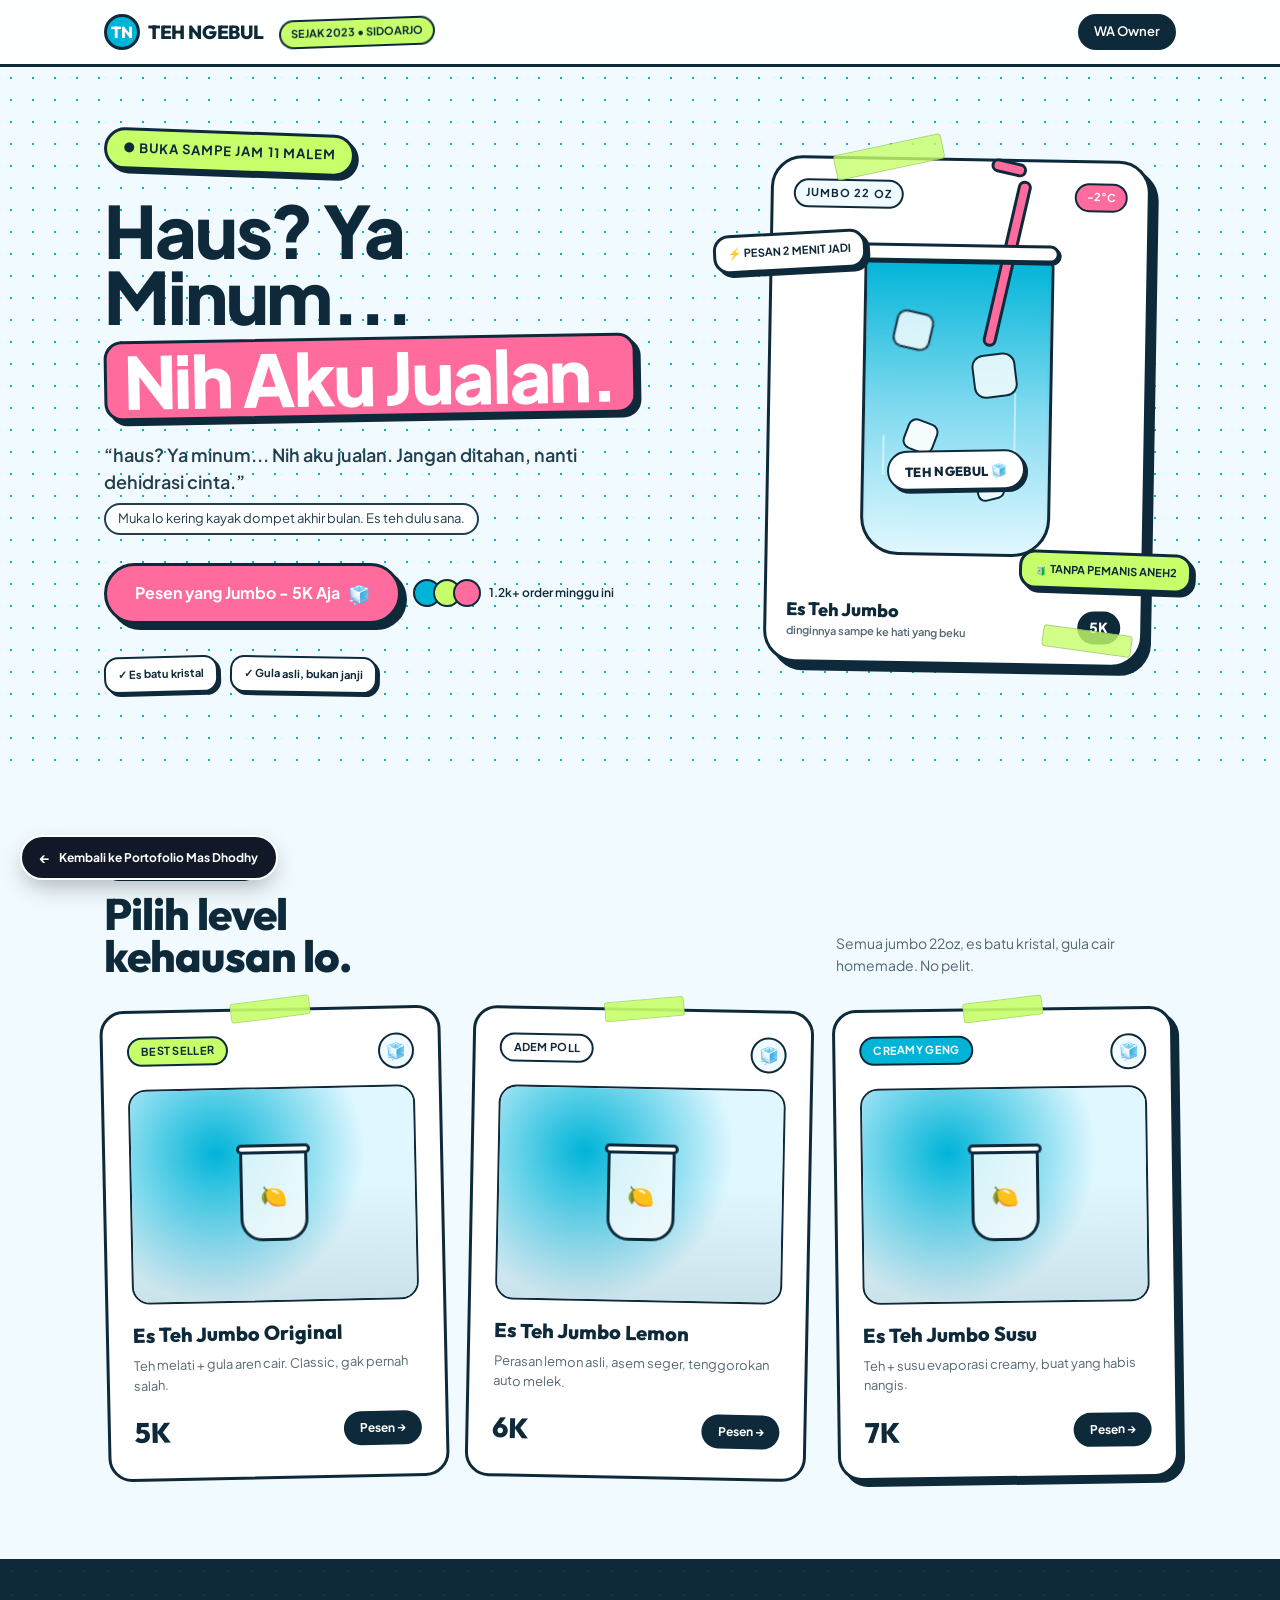
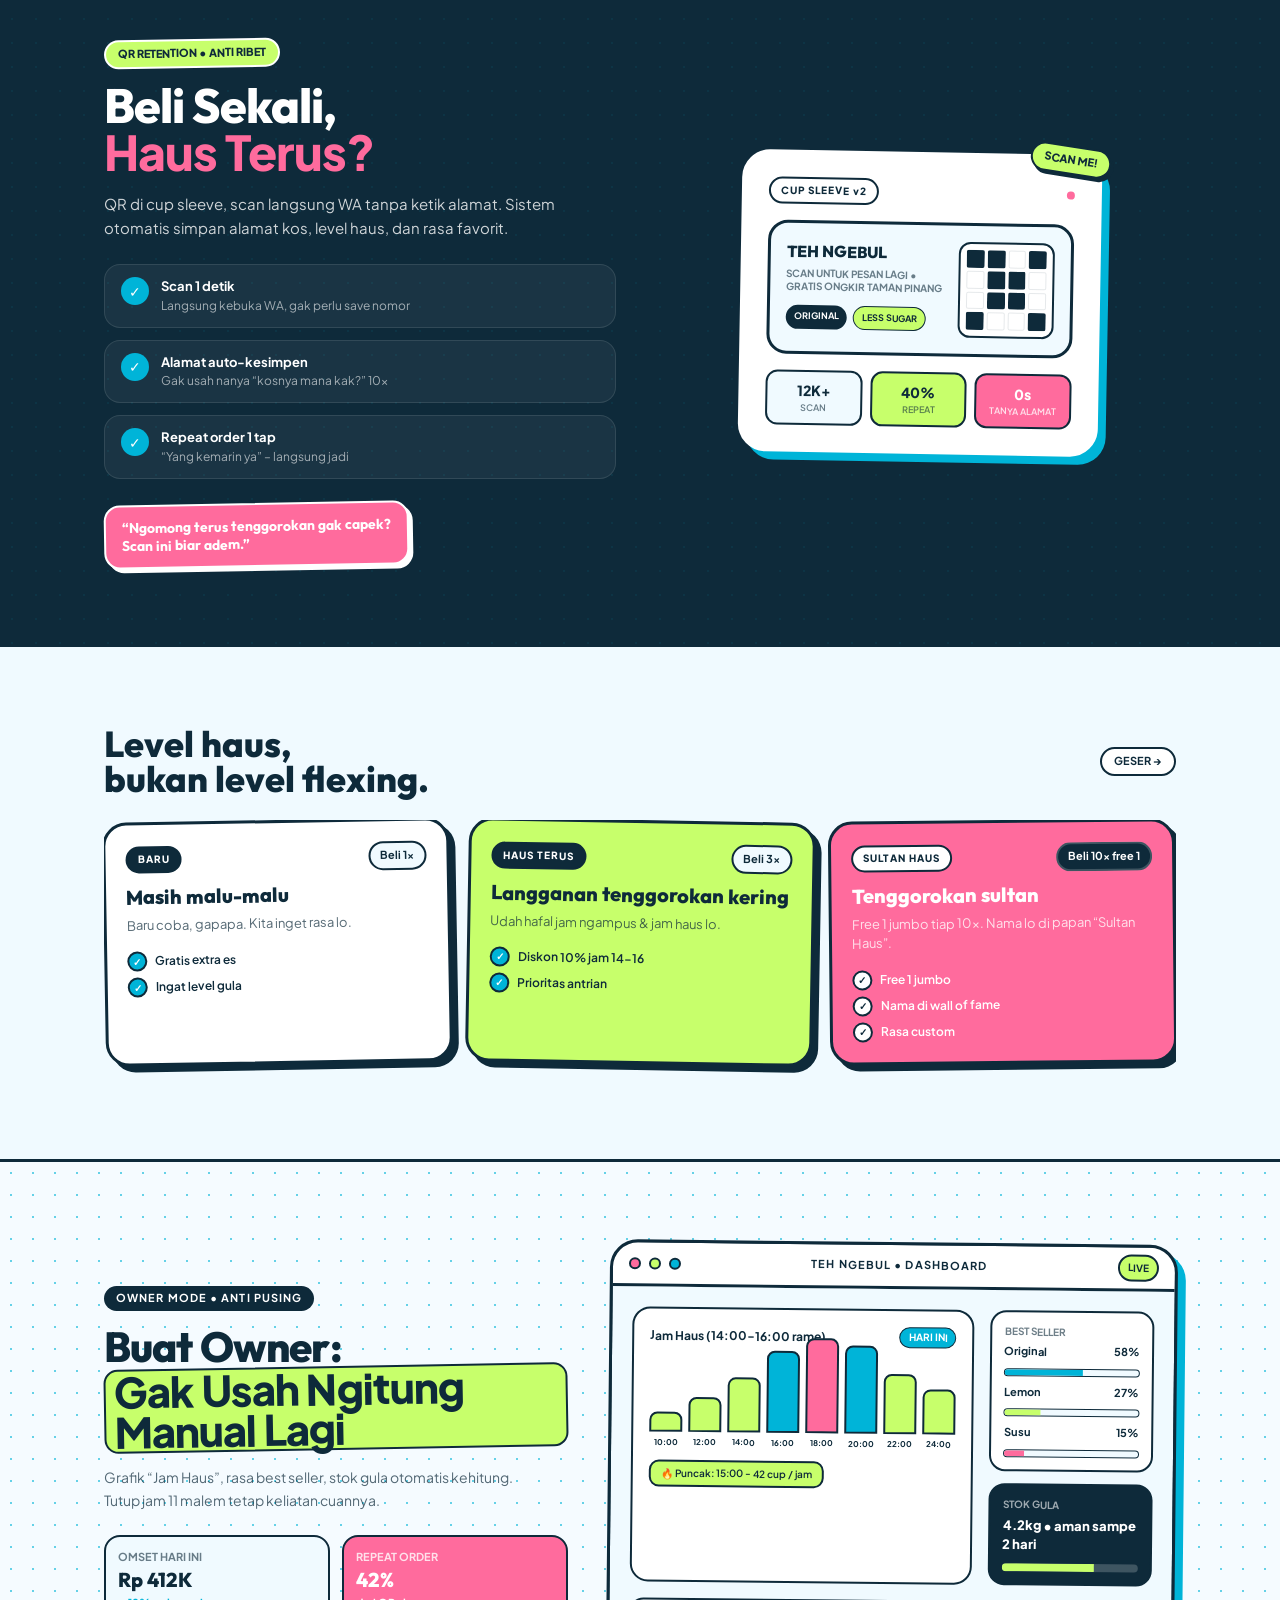
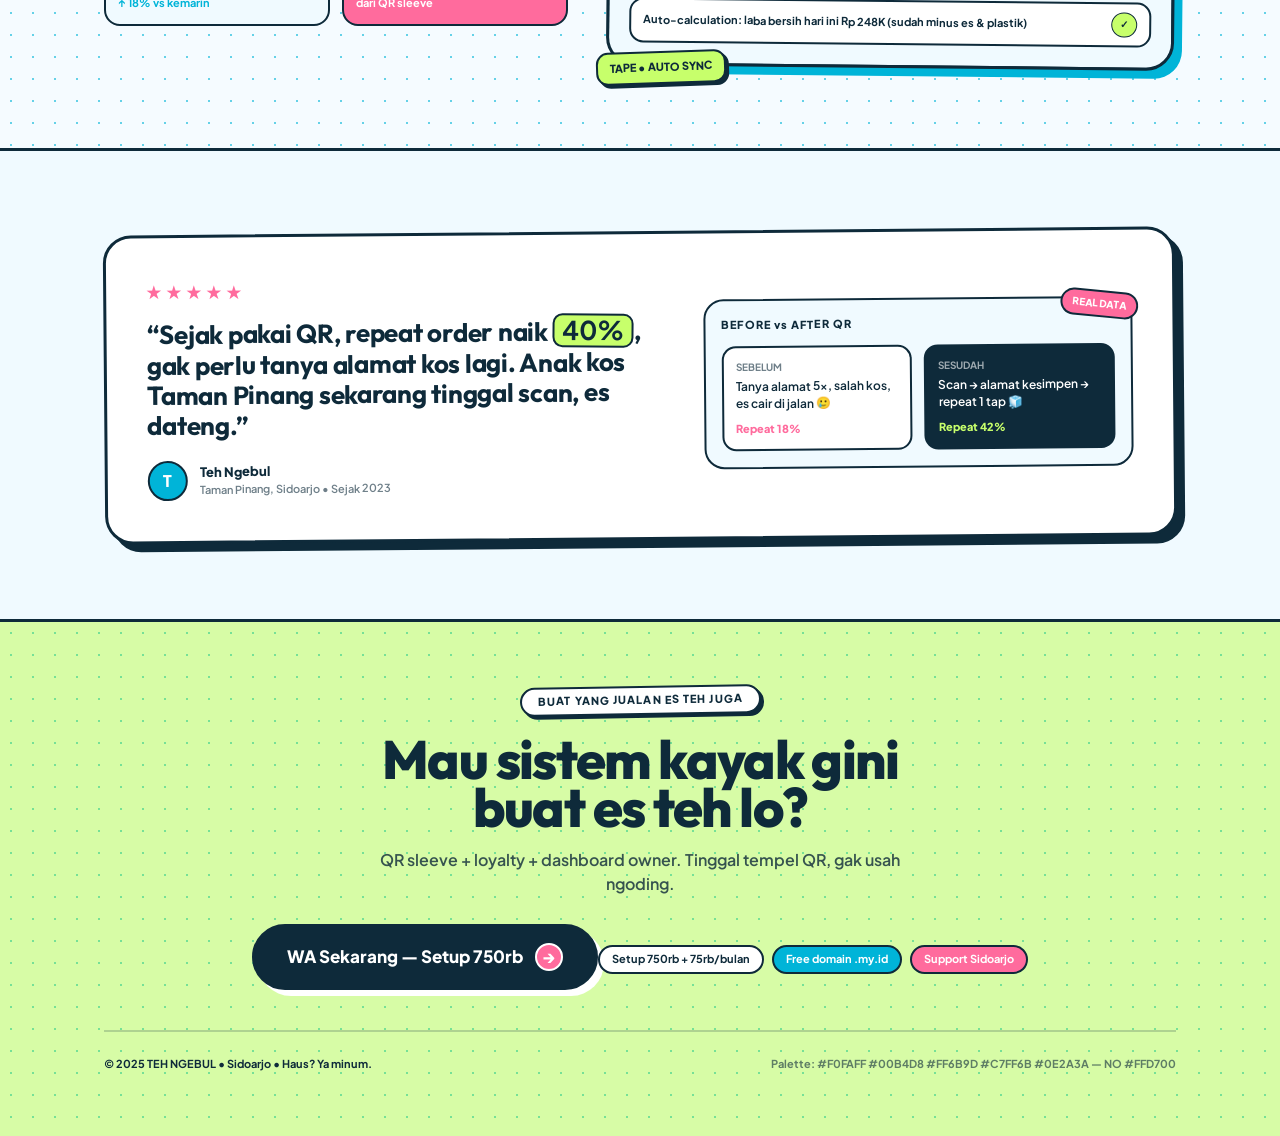
<file: BAHAN/2. Teh-Ngebul-Es-Teh.html>
<!DOCTYPE html>
<html lang="en">
<head>
  <meta charset="UTF-8">
  <meta name="viewport" content="width=device-width, initial-scale=1">
  <title>React Artifact</title>
  <style>*,:after,:before{--tw-border-spacing-x:0;--tw-border-spacing-y:0;--tw-translate-x:0;--tw-translate-y:0;--tw-rotate:0;--tw-skew-x:0;--tw-skew-y:0;--tw-scale-x:1;--tw-scale-y:1;--tw-pan-x: ;--tw-pan-y: ;--tw-pinch-zoom: ;--tw-scroll-snap-strictness:proximity;--tw-gradient-from-position: ;--tw-gradient-via-position: ;--tw-gradient-to-position: ;--tw-ordinal: ;--tw-slashed-zero: ;--tw-numeric-figure: ;--tw-numeric-spacing: ;--tw-numeric-fraction: ;--tw-ring-inset: ;--tw-ring-offset-width:0px;--tw-ring-offset-color:#fff;--tw-ring-color:rgba(59,130,246,.5);--tw-ring-offset-shadow:0 0 #0000;--tw-ring-shadow:0 0 #0000;--tw-shadow:0 0 #0000;--tw-shadow-colored:0 0 #0000;--tw-blur: ;--tw-brightness: ;--tw-contrast: ;--tw-grayscale: ;--tw-hue-rotate: ;--tw-invert: ;--tw-saturate: ;--tw-sepia: ;--tw-drop-shadow: ;--tw-backdrop-blur: ;--tw-backdrop-brightness: ;--tw-backdrop-contrast: ;--tw-backdrop-grayscale: ;--tw-backdrop-hue-rotate: ;--tw-backdrop-invert: ;--tw-backdrop-opacity: ;--tw-backdrop-saturate: ;--tw-backdrop-sepia: ;--tw-contain-size: ;--tw-contain-layout: ;--tw-contain-paint: ;--tw-contain-style: }::backdrop{--tw-border-spacing-x:0;--tw-border-spacing-y:0;--tw-translate-x:0;--tw-translate-y:0;--tw-rotate:0;--tw-skew-x:0;--tw-skew-y:0;--tw-scale-x:1;--tw-scale-y:1;--tw-pan-x: ;--tw-pan-y: ;--tw-pinch-zoom: ;--tw-scroll-snap-strictness:proximity;--tw-gradient-from-position: ;--tw-gradient-via-position: ;--tw-gradient-to-position: ;--tw-ordinal: ;--tw-slashed-zero: ;--tw-numeric-figure: ;--tw-numeric-spacing: ;--tw-numeric-fraction: ;--tw-ring-inset: ;--tw-ring-offset-width:0px;--tw-ring-offset-color:#fff;--tw-ring-color:rgba(59,130,246,.5);--tw-ring-offset-shadow:0 0 #0000;--tw-ring-shadow:0 0 #0000;--tw-shadow:0 0 #0000;--tw-shadow-colored:0 0 #0000;--tw-blur: ;--tw-brightness: ;--tw-contrast: ;--tw-grayscale: ;--tw-hue-rotate: ;--tw-invert: ;--tw-saturate: ;--tw-sepia: ;--tw-drop-shadow: ;--tw-backdrop-blur: ;--tw-backdrop-brightness: ;--tw-backdrop-contrast: ;--tw-backdrop-grayscale: ;--tw-backdrop-hue-rotate: ;--tw-backdrop-invert: ;--tw-backdrop-opacity: ;--tw-backdrop-saturate: ;--tw-backdrop-sepia: ;--tw-contain-size: ;--tw-contain-layout: ;--tw-contain-paint: ;--tw-contain-style: }/*! tailwindcss v3.4.18 | MIT License | https://tailwindcss.com*/*,:after,:before{box-sizing:border-box;border:0 solid #e5e7eb}:after,:before{--tw-content:""}:host,html{line-height:1.5;-webkit-text-size-adjust:100%;-moz-tab-size:4;-o-tab-size:4;tab-size:4;font-family:ui-sans-serif,system-ui,sans-serif,Apple Color Emoji,Segoe UI Emoji,Segoe UI Symbol,Noto Color Emoji;font-feature-settings:normal;font-variation-settings:normal;-webkit-tap-highlight-color:transparent}body{line-height:inherit}hr{height:0;color:inherit;border-top-width:1px}abbr:where([title]){-webkit-text-decoration:underline dotted;text-decoration:underline dotted}h1,h2,h3,h4,h5,h6{font-size:inherit;font-weight:inherit}a{color:inherit;text-decoration:inherit}b,strong{font-weight:bolder}code,kbd,pre,samp{font-family:ui-monospace,SFMono-Regular,Menlo,Monaco,Consolas,Liberation Mono,Courier New,monospace;font-feature-settings:normal;font-variation-settings:normal;font-size:1em}small{font-size:80%}sub,sup{font-size:75%;line-height:0;position:relative;vertical-align:baseline}sub{bottom:-.25em}sup{top:-.5em}table{text-indent:0;border-color:inherit;border-collapse:collapse}button,input,optgroup,select,textarea{font-family:inherit;font-feature-settings:inherit;font-variation-settings:inherit;font-size:100%;font-weight:inherit;line-height:inherit;letter-spacing:inherit;color:inherit;margin:0;padding:0}button,select{text-transform:none}button,input:where([type=button]),input:where([type=reset]),input:where([type=submit]){-webkit-appearance:button;background-color:transparent;background-image:none}:-moz-focusring{outline:auto}:-moz-ui-invalid{box-shadow:none}progress{vertical-align:baseline}::-webkit-inner-spin-button,::-webkit-outer-spin-button{height:auto}[type=search]{-webkit-appearance:textfield;outline-offset:-2px}::-webkit-search-decoration{-webkit-appearance:none}::-webkit-file-upload-button{-webkit-appearance:button;font:inherit}summary{display:list-item}blockquote,dd,dl,figure,h1,h2,h3,h4,h5,h6,hr,p,pre{margin:0}fieldset{margin:0}fieldset,legend{padding:0}menu,ol,ul{list-style:none;margin:0;padding:0}dialog{padding:0}textarea{resize:vertical}input::-moz-placeholder,textarea::-moz-placeholder{opacity:1;color:#9ca3af}input::placeholder,textarea::placeholder{opacity:1;color:#9ca3af}[role=button],button{cursor:pointer}:disabled{cursor:default}audio,canvas,embed,iframe,img,object,svg,video{display:block;vertical-align:middle}img,video{max-width:100%;height:auto}[hidden]:where(:not([hidden=until-found])){display:none}.absolute{position:absolute}.relative{position:relative}.sticky{position:sticky}.inset-0{inset:0}.inset-x-0{left:0;right:0}.-bottom-4{bottom:-1rem}.-left-2{left:-.5rem}.-left-3{left:-.75rem}.-right-1{right:-.25rem}.-right-2{right:-.5rem}.-right-3{right:-.75rem}.-top-2{top:-.5rem}.-top-20{top:-5rem}.-top-24{top:-6rem}.-top-3{top:-.75rem}.bottom-0{bottom:0}.bottom-\[18\%\]{bottom:18%}.bottom-\[22\%\]{bottom:22%}.bottom-\[40px\]{bottom:40px}.left-1\/2{left:50%}.left-\[10\%\]{left:10%}.left-\[15\%\]{left:15%}.left-\[22\%\]{left:22%}.left-\[62\%\]{left:62%}.left-\[66\%\]{left:66%}.right-\[10\%\]{right:10%}.right-\[18\%\]{right:18%}.right-\[24\%\]{right:24%}.top-0{top:0}.top-1\/2{top:50%}.top-\[12px\]{top:12px}.top-\[18\%\]{top:18%}.top-\[32\%\]{top:32%}.top-\[45\%\]{top:45%}.top-\[55\%\]{top:55%}.top-\[60\%\]{top:60%}.-z-10{z-index:-10}.z-10{z-index:10}.z-20{z-index:20}.z-50{z-index:50}.col-span-12{grid-column:span 12/span 12}.col-span-4{grid-column:span 4/span 4}.col-span-8{grid-column:span 8/span 8}.-mx-4{margin-left:-1rem;margin-right:-1rem}.mx-auto{margin-left:auto;margin-right:auto}.mb-3{margin-bottom:.75rem}.mb-4{margin-bottom:1rem}.mb-5{margin-bottom:1.25rem}.mb-6{margin-bottom:1.5rem}.mb-8{margin-bottom:2rem}.ml-2{margin-left:.5rem}.mt-1{margin-top:.25rem}.mt-1\.5{margin-top:.375rem}.mt-10{margin-top:2.5rem}.mt-2{margin-top:.5rem}.mt-3{margin-top:.75rem}.mt-4{margin-top:1rem}.mt-5{margin-top:1.25rem}.mt-6{margin-top:1.5rem}.mt-7{margin-top:1.75rem}.mt-8{margin-top:2rem}.block{display:block}.inline-block{display:inline-block}.flex{display:flex}.inline-flex{display:inline-flex}.grid{display:grid}.hidden{display:none}.aspect-\[3\/4\]{aspect-ratio:3/4}.aspect-\[4\/3\]{aspect-ratio:4/3}.h-10{height:2.5rem}.h-2{height:.5rem}.h-3{height:.75rem}.h-5{height:1.25rem}.h-7{height:1.75rem}.h-9{height:2.25rem}.h-\[10px\]{height:10px}.h-\[14px\]{height:14px}.h-\[170px\]{height:170px}.h-\[18px\]{height:18px}.h-\[20px\]{height:20px}.h-\[22px\]{height:22px}.h-\[260px\]{height:260px}.h-\[26px\]{height:26px}.h-\[28px\]{height:28px}.h-\[300px\]{height:300px}.h-\[32px\]{height:32px}.h-\[38px\]{height:38px}.h-\[40px\]{height:40px}.h-\[44px\]{height:44px}.h-\[55\%\]{height:55%}.h-\[60px\]{height:60px}.h-\[64px\]{height:64px}.h-\[90px\]{height:90px}.h-\[92px\]{height:92px}.h-\[96px\]{height:96px}.h-full{height:100%}.min-h-\[38px\]{min-height:38px}.min-h-screen{min-height:100vh}.w-10{width:2.5rem}.w-2{width:.5rem}.w-3{width:.75rem}.w-5{width:1.25rem}.w-7{width:1.75rem}.w-9{width:2.25rem}.w-\[110px\]{width:110px}.w-\[14px\]{width:14px}.w-\[15\%\]{width:15%}.w-\[190px\]{width:190px}.w-\[200px\]{width:200px}.w-\[260px\]{width:260px}.w-\[27\%\]{width:27%}.w-\[28px\]{width:28px}.w-\[2px\]{width:2px}.w-\[300px\]{width:300px}.w-\[320px\]{width:320px}.w-\[32px\]{width:32px}.w-\[36px\]{width:36px}.w-\[38px\]{width:38px}.w-\[44px\]{width:44px}.w-\[58\%\]{width:58%}.w-\[68\%\]{width:68%}.w-\[68px\]{width:68px}.w-\[74px\]{width:74px}.w-\[80px\]{width:80px}.w-\[90px\]{width:90px}.w-\[96px\]{width:96px}.w-full{width:100%}.min-w-\[280px\]{min-width:280px}.max-w-\[1120px\]{max-width:1120px}.max-w-\[340px\]{max-width:340px}.max-w-\[420px\]{max-width:420px}.max-w-\[460px\]{max-width:460px}.max-w-\[520px\]{max-width:520px}.max-w-\[720px\]{max-width:720px}.flex-1{flex:1 1 0%}.flex-shrink-0{flex-shrink:0}.origin-bottom{transform-origin:bottom}.-translate-x-1\/2{--tw-translate-x:-50%}.-translate-x-1\/2,.-translate-y-1\/2{transform:translate(var(--tw-translate-x),var(--tw-translate-y)) rotate(var(--tw-rotate)) skewX(var(--tw-skew-x)) skewY(var(--tw-skew-y)) scaleX(var(--tw-scale-x)) scaleY(var(--tw-scale-y))}.-translate-y-1\/2{--tw-translate-y:-50%}.-rotate-2{--tw-rotate:-2deg}.-rotate-2,.rotate-\[-0\.5deg\]{transform:translate(var(--tw-translate-x),var(--tw-translate-y)) rotate(var(--tw-rotate)) skewX(var(--tw-skew-x)) skewY(var(--tw-skew-y)) scaleX(var(--tw-scale-x)) scaleY(var(--tw-scale-y))}.rotate-\[-0\.5deg\]{--tw-rotate:-0.5deg}.rotate-\[-1\.5deg\]{--tw-rotate:-1.5deg}.rotate-\[-12deg\],.rotate-\[-1\.5deg\]{transform:translate(var(--tw-translate-x),var(--tw-translate-y)) rotate(var(--tw-rotate)) skewX(var(--tw-skew-x)) skewY(var(--tw-skew-y)) scaleX(var(--tw-scale-x)) scaleY(var(--tw-scale-y))}.rotate-\[-12deg\]{--tw-rotate:-12deg}.rotate-\[-15deg\]{--tw-rotate:-15deg}.rotate-\[-15deg\],.rotate-\[-1deg\]{transform:translate(var(--tw-translate-x),var(--tw-translate-y)) rotate(var(--tw-rotate)) skewX(var(--tw-skew-x)) skewY(var(--tw-skew-y)) scaleX(var(--tw-scale-x)) scaleY(var(--tw-scale-y))}.rotate-\[-1deg\]{--tw-rotate:-1deg}.rotate-\[-2deg\]{--tw-rotate:-2deg}.rotate-\[-2deg\],.rotate-\[-3deg\]{transform:translate(var(--tw-translate-x),var(--tw-translate-y)) rotate(var(--tw-rotate)) skewX(var(--tw-skew-x)) skewY(var(--tw-skew-y)) scaleX(var(--tw-scale-x)) scaleY(var(--tw-scale-y))}.rotate-\[-3deg\]{--tw-rotate:-3deg}.rotate-\[-6deg\]{--tw-rotate:-6deg}.rotate-\[-6deg\],.rotate-\[-8deg\]{transform:translate(var(--tw-translate-x),var(--tw-translate-y)) rotate(var(--tw-rotate)) skewX(var(--tw-skew-x)) skewY(var(--tw-skew-y)) scaleX(var(--tw-scale-x)) scaleY(var(--tw-scale-y))}.rotate-\[-8deg\]{--tw-rotate:-8deg}.rotate-\[0\.6deg\]{--tw-rotate:0.6deg}.rotate-\[0\.6deg\],.rotate-\[12deg\]{transform:translate(var(--tw-translate-x),var(--tw-translate-y)) rotate(var(--tw-rotate)) skewX(var(--tw-skew-x)) skewY(var(--tw-skew-y)) scaleX(var(--tw-scale-x)) scaleY(var(--tw-scale-y))}.rotate-\[12deg\]{--tw-rotate:12deg}.rotate-\[1deg\]{--tw-rotate:1deg}.rotate-\[1deg\],.rotate-\[20deg\]{transform:translate(var(--tw-translate-x),var(--tw-translate-y)) rotate(var(--tw-rotate)) skewX(var(--tw-skew-x)) skewY(var(--tw-skew-y)) scaleX(var(--tw-scale-x)) scaleY(var(--tw-scale-y))}.rotate-\[20deg\]{--tw-rotate:20deg}.rotate-\[2deg\]{--tw-rotate:2deg}.rotate-\[2deg\],.rotate-\[6deg\]{transform:translate(var(--tw-translate-x),var(--tw-translate-y)) rotate(var(--tw-rotate)) skewX(var(--tw-skew-x)) skewY(var(--tw-skew-y)) scaleX(var(--tw-scale-x)) scaleY(var(--tw-scale-y))}.rotate-\[6deg\]{--tw-rotate:6deg}.rotate-\[8deg\]{--tw-rotate:8deg;transform:translate(var(--tw-translate-x),var(--tw-translate-y)) rotate(var(--tw-rotate)) skewX(var(--tw-skew-x)) skewY(var(--tw-skew-y)) scaleX(var(--tw-scale-x)) scaleY(var(--tw-scale-y))}@keyframes pulse{50%{opacity:.5}}.animate-pulse{animation:pulse 2s cubic-bezier(.4,0,.6,1) infinite}.snap-x{scroll-snap-type:x var(--tw-scroll-snap-strictness)}.snap-mandatory{--tw-scroll-snap-strictness:mandatory}.snap-start{scroll-snap-align:start}.grid-cols-12{grid-template-columns:repeat(12,minmax(0,1fr))}.grid-cols-2{grid-template-columns:repeat(2,minmax(0,1fr))}.grid-cols-3{grid-template-columns:repeat(3,minmax(0,1fr))}.grid-cols-4{grid-template-columns:repeat(4,minmax(0,1fr))}.grid-rows-4{grid-template-rows:repeat(4,minmax(0,1fr))}.flex-col{flex-direction:column}.flex-wrap{flex-wrap:wrap}.items-start{align-items:flex-start}.items-end{align-items:flex-end}.items-center{align-items:center}.justify-center{justify-content:center}.justify-between{justify-content:space-between}.gap-1{gap:.25rem}.gap-1\.5{gap:.375rem}.gap-2{gap:.5rem}.gap-3{gap:.75rem}.gap-4{gap:1rem}.gap-5{gap:1.25rem}.gap-6{gap:1.5rem}.gap-8{gap:2rem}.gap-\[3px\]{gap:3px}.gap-\[6px\]{gap:6px}.-space-x-2>:not([hidden])~:not([hidden]){--tw-space-x-reverse:0;margin-right:calc(-.5rem*var(--tw-space-x-reverse));margin-left:calc(-.5rem*(1 - var(--tw-space-x-reverse)))}.space-y-1\.5>:not([hidden])~:not([hidden]){--tw-space-y-reverse:0;margin-top:calc(.375rem*(1 - var(--tw-space-y-reverse)));margin-bottom:calc(.375rem*var(--tw-space-y-reverse))}.space-y-2>:not([hidden])~:not([hidden]){--tw-space-y-reverse:0;margin-top:calc(.5rem*(1 - var(--tw-space-y-reverse)));margin-bottom:calc(.5rem*var(--tw-space-y-reverse))}.space-y-3>:not([hidden])~:not([hidden]){--tw-space-y-reverse:0;margin-top:calc(.75rem*(1 - var(--tw-space-y-reverse)));margin-bottom:calc(.75rem*var(--tw-space-y-reverse))}.overflow-hidden{overflow:hidden}.overflow-x-auto{overflow-x:auto}.whitespace-nowrap{white-space:nowrap}.rounded-\[10px\]{border-radius:10px}.rounded-\[12px\]{border-radius:12px}.rounded-\[14px\]{border-radius:14px}.rounded-\[16px\]{border-radius:16px}.rounded-\[18px\]{border-radius:18px}.rounded-\[20px\]{border-radius:20px}.rounded-\[24px\]{border-radius:24px}.rounded-\[28px\]{border-radius:28px}.rounded-\[2px\]{border-radius:2px}.rounded-\[32px\]{border-radius:32px}.rounded-\[3px\]{border-radius:3px}.rounded-\[4px\]{border-radius:4px}.rounded-\[8px\]{border-radius:8px}.rounded-\[9px\]{border-radius:9px}.rounded-full{border-radius:9999px}.rounded-b-\[22px\]{border-bottom-right-radius:22px;border-bottom-left-radius:22px}.rounded-b-\[38px\]{border-bottom-right-radius:38px;border-bottom-left-radius:38px}.rounded-t-\[10px\]{border-top-left-radius:10px;border-top-right-radius:10px}.rounded-t-\[6px\]{border-top-left-radius:6px;border-top-right-radius:6px}.rounded-t-\[8px\]{border-top-left-radius:8px;border-top-right-radius:8px}.border{border-width:1px}.border-2{border-width:2px}.border-\[2\.5px\]{border-width:2.5px}.border-\[2px\]{border-width:2px}.border-\[3px\]{border-width:3px}.border-y-\[3px\]{border-top-width:3px}.border-b-\[3px\],.border-y-\[3px\]{border-bottom-width:3px}.border-t-\[2\.5px\]{border-top-width:2.5px}.border-t-\[3px\]{border-top-width:3px}.border-\[\#0E2A3A\]{--tw-border-opacity:1;border-color:rgb(14 42 58/var(--tw-border-opacity,1))}.border-\[\#0E2A3A\]\/10{border-color:rgba(14,42,58,.1)}.border-\[\#0E2A3A\]\/15{border-color:rgba(14,42,58,.15)}.border-\[\#0E2A3A\]\/20{border-color:rgba(14,42,58,.2)}.border-white{--tw-border-opacity:1;border-color:rgb(255 255 255/var(--tw-border-opacity,1))}.border-white\/10{border-color:hsla(0,0%,100%,.1)}.border-white\/20{border-color:hsla(0,0%,100%,.2)}.bg-\[\#00B4D8\]{--tw-bg-opacity:1;background-color:rgb(0 180 216/var(--tw-bg-opacity,1))}.bg-\[\#00B4D8\]\/30{background-color:rgba(0,180,216,.3)}.bg-\[\#0E2A3A\]{--tw-bg-opacity:1;background-color:rgb(14 42 58/var(--tw-bg-opacity,1))}.bg-\[\#C7FF6B\]{--tw-bg-opacity:1;background-color:rgb(199 255 107/var(--tw-bg-opacity,1))}.bg-\[\#C7FF6B\]\/80{background-color:rgba(199,255,107,.8)}.bg-\[\#C7FF6B\]\/90{background-color:rgba(199,255,107,.9)}.bg-\[\#F0FAFF\]{--tw-bg-opacity:1;background-color:rgb(240 250 255/var(--tw-bg-opacity,1))}.bg-\[\#FF6B9D\]{--tw-bg-opacity:1;background-color:rgb(255 107 157/var(--tw-bg-opacity,1))}.bg-\[\#FFFFFF\]{--tw-bg-opacity:1;background-color:rgb(255 255 255/var(--tw-bg-opacity,1))}.bg-\[\#FFFFFF\]\/90{background-color:hsla(0,0%,100%,.9)}.bg-white{--tw-bg-opacity:1;background-color:rgb(255 255 255/var(--tw-bg-opacity,1))}.bg-white\/20{background-color:hsla(0,0%,100%,.2)}.bg-white\/5{background-color:hsla(0,0%,100%,.05)}.bg-white\/50{background-color:hsla(0,0%,100%,.5)}.bg-white\/70{background-color:hsla(0,0%,100%,.7)}.bg-white\/80{background-color:hsla(0,0%,100%,.8)}.bg-white\/90{background-color:hsla(0,0%,100%,.9)}.bg-gradient-to-b{background-image:linear-gradient(to bottom,var(--tw-gradient-stops))}.bg-gradient-to-t{background-image:linear-gradient(to top,var(--tw-gradient-stops))}.from-\[\#00B4D8\]{--tw-gradient-from:#00b4d8 var(--tw-gradient-from-position);--tw-gradient-to:rgba(0,180,216,0) var(--tw-gradient-to-position);--tw-gradient-stops:var(--tw-gradient-from),var(--tw-gradient-to)}.from-\[\#0E2A3A\]\/10{--tw-gradient-from:rgba(14,42,58,.1) var(--tw-gradient-from-position);--tw-gradient-to:rgba(14,42,58,0) var(--tw-gradient-to-position);--tw-gradient-stops:var(--tw-gradient-from),var(--tw-gradient-to)}.via-\[\#7ED9EF\]{--tw-gradient-to:rgba(126,217,239,0) var(--tw-gradient-to-position);--tw-gradient-stops:var(--tw-gradient-from),#7ed9ef var(--tw-gradient-via-position),var(--tw-gradient-to)}.to-\[\#E0F7FF\]{--tw-gradient-to:#e0f7ff var(--tw-gradient-to-position)}.to-transparent{--tw-gradient-to:transparent var(--tw-gradient-to-position)}.p-1\.5{padding:.375rem}.p-3{padding:.75rem}.p-4{padding:1rem}.p-5{padding:1.25rem}.p-6{padding:1.5rem}.px-2{padding-left:.5rem;padding-right:.5rem}.px-2\.5{padding-left:.625rem;padding-right:.625rem}.px-3{padding-left:.75rem;padding-right:.75rem}.px-4{padding-left:1rem;padding-right:1rem}.px-6{padding-left:1.5rem;padding-right:1.5rem}.px-7{padding-left:1.75rem;padding-right:1.75rem}.py-0\.5{padding-top:.125rem;padding-bottom:.125rem}.py-1{padding-top:.25rem;padding-bottom:.25rem}.py-1\.5{padding-top:.375rem;padding-bottom:.375rem}.py-12{padding-top:3rem;padding-bottom:3rem}.py-14{padding-top:3.5rem;padding-bottom:3.5rem}.py-2{padding-top:.5rem;padding-bottom:.5rem}.py-3{padding-top:.75rem;padding-bottom:.75rem}.py-4{padding-top:1rem;padding-bottom:1rem}.py-\[14px\]{padding-top:14px;padding-bottom:14px}.pb-14{padding-bottom:3.5rem}.pb-4{padding-bottom:1rem}.pt-10{padding-top:2.5rem}.pt-6{padding-top:1.5rem}.text-center{text-align:center}.text-\[10px\]{font-size:10px}.text-\[11px\]{font-size:11px}.text-\[12px\]{font-size:12px}.text-\[13px\]{font-size:13px}.text-\[14px\]{font-size:14px}.text-\[15px\]{font-size:15px}.text-\[16px\]{font-size:16px}.text-\[18px\]{font-size:18px}.text-\[19px\]{font-size:19px}.text-\[20px\]{font-size:20px}.text-\[22px\]{font-size:22px}.text-\[28px\]{font-size:28px}.text-\[30px\]{font-size:30px}.text-\[32px\]{font-size:32px}.text-\[44px\]{font-size:44px}.text-\[8px\]{font-size:8px}.text-\[9px\]{font-size:9px}.font-\[400\]{font-weight:400}.font-\[600\]{font-weight:600}.font-\[700\]{font-weight:700}.font-\[800\]{font-weight:800}.leading-\[0\.92\]{line-height:.92}.leading-\[0\.95\]{line-height:.95}.leading-\[0\.9\]{line-height:.9}.leading-\[1\.15\]{line-height:1.15}.leading-\[1\.1\]{line-height:1.1}.leading-\[1\.3\]{line-height:1.3}.leading-\[1\.4\]{line-height:1.4}.leading-\[1\.5\]{line-height:1.5}.leading-\[1\.6\]{line-height:1.6}.leading-none{line-height:1}.tracking-\[-0\.01em\]{letter-spacing:-.01em}.tracking-\[-0\.02em\]{letter-spacing:-.02em}.tracking-\[-0\.03em\]{letter-spacing:-.03em}.tracking-\[0\.08em\]{letter-spacing:.08em}.tracking-wide{letter-spacing:.025em}.tracking-widest{letter-spacing:.1em}.text-\[\#00B4D8\]{--tw-text-opacity:1;color:rgb(0 180 216/var(--tw-text-opacity,1))}.text-\[\#0E2A3A\]{--tw-text-opacity:1;color:rgb(14 42 58/var(--tw-text-opacity,1))}.text-\[\#C7FF6B\]{--tw-text-opacity:1;color:rgb(199 255 107/var(--tw-text-opacity,1))}.text-\[\#FF6B9D\]{--tw-text-opacity:1;color:rgb(255 107 157/var(--tw-text-opacity,1))}.text-white{--tw-text-opacity:1;color:rgb(255 255 255/var(--tw-text-opacity,1))}.text-white\/60{color:hsla(0,0%,100%,.6)}.text-white\/80{color:hsla(0,0%,100%,.8)}.opacity-40{opacity:.4}.opacity-60{opacity:.6}.opacity-70{opacity:.7}.opacity-80{opacity:.8}.opacity-90{opacity:.9}.opacity-\[0\.07\]{opacity:.07}.shadow{--tw-shadow:0 1px 3px 0 rgba(0,0,0,.1),0 1px 2px -1px rgba(0,0,0,.1);--tw-shadow-colored:0 1px 3px 0 var(--tw-shadow-color),0 1px 2px -1px var(--tw-shadow-color)}.shadow,.shadow-\[2px_2px_0px_\#0E2A3A\]{box-shadow:var(--tw-ring-offset-shadow,0 0 #0000),var(--tw-ring-shadow,0 0 #0000),var(--tw-shadow)}.shadow-\[2px_2px_0px_\#0E2A3A\]{--tw-shadow:2px 2px 0px #0e2a3a;--tw-shadow-colored:2px 2px 0px var(--tw-shadow-color)}.shadow-\[3px_3px_0px_\#0E2A3A\]{--tw-shadow:3px 3px 0px #0e2a3a;--tw-shadow-colored:3px 3px 0px var(--tw-shadow-color);box-shadow:var(--tw-ring-offset-shadow,0 0 #0000),var(--tw-ring-shadow,0 0 #0000),var(--tw-shadow)}.shadow-\[4px_4px_0px_\#0E2A3A\]{--tw-shadow:4px 4px 0px #0e2a3a;--tw-shadow-colored:4px 4px 0px var(--tw-shadow-color)}.shadow-\[4px_4px_0px_\#0E2A3A\],.shadow-\[4px_4px_0px_white\]{box-shadow:var(--tw-ring-offset-shadow,0 0 #0000),var(--tw-ring-shadow,0 0 #0000),var(--tw-shadow)}.shadow-\[4px_4px_0px_white\]{--tw-shadow:4px 4px 0px #fff;--tw-shadow-colored:4px 4px 0px var(--tw-shadow-color)}.shadow-\[5px_5px_0px_\#0E2A3A\]{--tw-shadow:5px 5px 0px #0e2a3a;--tw-shadow-colored:5px 5px 0px var(--tw-shadow-color);box-shadow:var(--tw-ring-offset-shadow,0 0 #0000),var(--tw-ring-shadow,0 0 #0000),var(--tw-shadow)}.shadow-\[6px_6px_0px_\#0E2A3A\]{--tw-shadow:6px 6px 0px #0e2a3a;--tw-shadow-colored:6px 6px 0px var(--tw-shadow-color)}.shadow-\[6px_6px_0px_\#0E2A3A\],.shadow-\[6px_6px_0px_\$\{item\.shadow\}\]{box-shadow:var(--tw-ring-offset-shadow,0 0 #0000),var(--tw-ring-shadow,0 0 #0000),var(--tw-shadow)}.shadow-\[6px_6px_0px_\$\{item\.shadow\}\]{--tw-shadow:6px 6px 0px ${item.shadow};--tw-shadow-colored:6px 6px 0px var(--tw-shadow-color)}.shadow-\[6px_6px_0px_white\]{--tw-shadow:6px 6px 0px #fff;--tw-shadow-colored:6px 6px 0px var(--tw-shadow-color);box-shadow:var(--tw-ring-offset-shadow,0 0 #0000),var(--tw-ring-shadow,0 0 #0000),var(--tw-shadow)}.shadow-\[8px_8px_0px_\#00B4D8\]{--tw-shadow:8px 8px 0px #00b4d8;--tw-shadow-colored:8px 8px 0px var(--tw-shadow-color)}.shadow-\[8px_8px_0px_\#00B4D8\],.shadow-\[8px_8px_0px_\#0E2A3A\]{box-shadow:var(--tw-ring-offset-shadow,0 0 #0000),var(--tw-ring-shadow,0 0 #0000),var(--tw-shadow)}.shadow-\[8px_8px_0px_\#0E2A3A\]{--tw-shadow:8px 8px 0px #0e2a3a;--tw-shadow-colored:8px 8px 0px var(--tw-shadow-color)}.shadow-inner{--tw-shadow:inset 0 2px 4px 0 rgba(0,0,0,.05);--tw-shadow-colored:inset 0 2px 4px 0 var(--tw-shadow-color);box-shadow:var(--tw-ring-offset-shadow,0 0 #0000),var(--tw-ring-shadow,0 0 #0000),var(--tw-shadow)}.blur-\[0\.5px\]{--tw-blur:blur(0.5px)}.blur-\[0\.5px\],.blur-\[40px\]{filter:var(--tw-blur) var(--tw-brightness) var(--tw-contrast) var(--tw-grayscale) var(--tw-hue-rotate) var(--tw-invert) var(--tw-saturate) var(--tw-sepia) var(--tw-drop-shadow)}.blur-\[40px\]{--tw-blur:blur(40px)}.backdrop-blur{--tw-backdrop-blur:blur(8px)}.backdrop-blur,.backdrop-blur-md{backdrop-filter:var(--tw-backdrop-blur) var(--tw-backdrop-brightness) var(--tw-backdrop-contrast) var(--tw-backdrop-grayscale) var(--tw-backdrop-hue-rotate) var(--tw-backdrop-invert) var(--tw-backdrop-opacity) var(--tw-backdrop-saturate) var(--tw-backdrop-sepia)}.backdrop-blur-md{--tw-backdrop-blur:blur(12px)}.transition{transition-property:color,background-color,border-color,text-decoration-color,fill,stroke,opacity,box-shadow,transform,filter,backdrop-filter;transition-timing-function:cubic-bezier(.4,0,.2,1);transition-duration:.15s}.transition-all{transition-property:all;transition-timing-function:cubic-bezier(.4,0,.2,1);transition-duration:.15s}#root,body,html{min-height:100%}body{margin:0;font-family:Inter,ui-sans-serif,system-ui,-apple-system,BlinkMacSystemFont,Segoe UI,sans-serif}[role=button]:not([aria-disabled=true]),button:not(:disabled),label[for],select:not(:disabled),summary{cursor:pointer}.selection\:bg-\[\#FF6B9D\] ::-moz-selection{--tw-bg-opacity:1;background-color:rgb(255 107 157/var(--tw-bg-opacity,1))}.selection\:bg-\[\#FF6B9D\] ::selection{--tw-bg-opacity:1;background-color:rgb(255 107 157/var(--tw-bg-opacity,1))}.selection\:text-white ::-moz-selection{--tw-text-opacity:1;color:rgb(255 255 255/var(--tw-text-opacity,1))}.selection\:text-white ::selection{--tw-text-opacity:1;color:rgb(255 255 255/var(--tw-text-opacity,1))}.selection\:bg-\[\#FF6B9D\]::-moz-selection{--tw-bg-opacity:1;background-color:rgb(255 107 157/var(--tw-bg-opacity,1))}.selection\:bg-\[\#FF6B9D\]::selection{--tw-bg-opacity:1;background-color:rgb(255 107 157/var(--tw-bg-opacity,1))}.selection\:text-white::-moz-selection{--tw-text-opacity:1;color:rgb(255 255 255/var(--tw-text-opacity,1))}.selection\:text-white::selection{--tw-text-opacity:1;color:rgb(255 255 255/var(--tw-text-opacity,1))}.hover\:translate-y-\[-1px\]:hover{--tw-translate-y:-1px}.hover\:translate-y-\[-1px\]:hover,.hover\:translate-y-\[-2px\]:hover{transform:translate(var(--tw-translate-x),var(--tw-translate-y)) rotate(var(--tw-rotate)) skewX(var(--tw-skew-x)) skewY(var(--tw-skew-y)) scaleX(var(--tw-scale-x)) scaleY(var(--tw-scale-y))}.hover\:translate-y-\[-2px\]:hover{--tw-translate-y:-2px}.hover\:translate-y-\[-3px\]:hover{--tw-translate-y:-3px;transform:translate(var(--tw-translate-x),var(--tw-translate-y)) rotate(var(--tw-rotate)) skewX(var(--tw-skew-x)) skewY(var(--tw-skew-y)) scaleX(var(--tw-scale-x)) scaleY(var(--tw-scale-y))}.hover\:shadow-\[8px_8px_0px_\#0E2A3A\]:hover{--tw-shadow:8px 8px 0px #0e2a3a;--tw-shadow-colored:8px 8px 0px var(--tw-shadow-color)}.hover\:shadow-\[8px_8px_0px_\#0E2A3A\]:hover,.hover\:shadow-\[8px_8px_0px_white\]:hover{box-shadow:var(--tw-ring-offset-shadow,0 0 #0000),var(--tw-ring-shadow,0 0 #0000),var(--tw-shadow)}.hover\:shadow-\[8px_8px_0px_white\]:hover{--tw-shadow:8px 8px 0px #fff;--tw-shadow-colored:8px 8px 0px var(--tw-shadow-color)}@media (min-width:768px){.md\:-left-6{left:-1.5rem}.md\:-right-4{right:-1rem}.md\:mx-0{margin-left:0;margin-right:0}.md\:mt-6{margin-top:1.5rem}.md\:block{display:block}.md\:inline-block{display:inline-block}.md\:flex{display:flex}.md\:h-\[560px\]{height:560px}.md\:w-\[360px\]{width:360px}.md\:w-\[380px\]{width:380px}.md\:min-w-0{min-width:0}.md\:flex-1{flex:1 1 0%}.md\:grid-cols-2{grid-template-columns:repeat(2,minmax(0,1fr))}.md\:grid-cols-3{grid-template-columns:repeat(3,minmax(0,1fr))}.md\:grid-cols-\[0\.9fr_1\.1fr\]{grid-template-columns:.9fr 1.1fr}.md\:grid-cols-\[1\.15fr_0\.85fr\]{grid-template-columns:1.15fr .85fr}.md\:grid-cols-\[1\.1fr_0\.9fr\]{grid-template-columns:1.1fr .9fr}.md\:flex-row{flex-direction:row}.md\:gap-10{gap:2.5rem}.md\:gap-12{gap:3rem}.md\:gap-6{gap:1.5rem}.md\:gap-8{gap:2rem}.md\:p-10{padding:2.5rem}.md\:p-5{padding:1.25rem}.md\:p-6{padding:1.5rem}.md\:px-0{padding-left:0;padding-right:0}.md\:px-4{padding-left:1rem;padding-right:1rem}.md\:px-6{padding-left:1.5rem;padding-right:1.5rem}.md\:px-7{padding-left:1.75rem;padding-right:1.75rem}.md\:px-8{padding-left:2rem;padding-right:2rem}.md\:py-16{padding-top:4rem;padding-bottom:4rem}.md\:py-20{padding-top:5rem}.md\:pb-20,.md\:py-20{padding-bottom:5rem}.md\:pt-16{padding-top:4rem}.md\:text-\[13px\]{font-size:13px}.md\:text-\[16px\]{font-size:16px}.md\:text-\[17px\]{font-size:17px}.md\:text-\[18px\]{font-size:18px}.md\:text-\[26px\]{font-size:26px}.md\:text-\[36px\]{font-size:36px}.md\:text-\[42px\]{font-size:42px}.md\:text-\[44px\]{font-size:44px}.md\:text-\[48px\]{font-size:48px}.md\:text-\[54px\]{font-size:54px}.md\:text-\[72px\]{font-size:72px}}</style>
</head>
<body>
  <div id="root"></div>
  
  <script type="module">var Hd=Object.create;var{getPrototypeOf:Vd,defineProperty:Cl,getOwnPropertyNames:Wd}=Object;var $d=Object.prototype.hasOwnProperty;var Tt=(e,t,n)=>{n=e!=null?Hd(Vd(e)):{};let r=t||!e||!e.__esModule?Cl(n,"default",{value:e,enumerable:!0}):n;for(let l of Wd(e))if(!$d.call(r,l))Cl(r,l,{get:()=>e[l],enumerable:!0});return r};var or=(e,t)=>()=>(t||e((t={exports:{}}).exports,t),t.exports);var Qd=(e,t)=>{for(var n in t)Cl(e,n,{get:t[n],enumerable:!0,configurable:!0,set:(r)=>t[n]=()=>r})};var Kd=(e,t)=>()=>(e&&(t=e(e=0)),t);var sr=or((uc)=>{var sn=Symbol.for("react.element"),Gd=Symbol.for("react.portal"),Yd=Symbol.for("react.fragment"),Xd=Symbol.for("react.strict_mode"),Jd=Symbol.for("react.profiler"),Zd=Symbol.for("react.provider"),qd=Symbol.for("react.context"),bd=Symbol.for("react.forward_ref"),jd=Symbol.for("react.suspense"),ec=Symbol.for("react.memo"),tc=Symbol.for("react.lazy"),bi=Symbol.iterator;function nc(e){if(e===null||typeof e!=="object")return null;return e=bi&&e[bi]||e["@@iterator"],typeof e==="function"?e:null}var tu={isMounted:function(){return!1},enqueueForceUpdate:function(){},enqueueReplaceState:function(){},enqueueSetState:function(){}},nu=Object.assign,ru={};function zt(e,t,n){this.props=e,this.context=t,this.refs=ru,this.updater=n||tu}zt.prototype.isReactComponent={};zt.prototype.setState=function(e,t){if(typeof e!=="object"&&typeof e!=="function"&&e!=null)throw Error("setState(...): takes an object of state variables to update or a function which returns an object of state variables.");this.updater.enqueueSetState(this,e,t,"setState")};zt.prototype.forceUpdate=function(e){this.updater.enqueueForceUpdate(this,e,"forceUpdate")};function lu(){}lu.prototype=zt.prototype;function Tl(e,t,n){this.props=e,this.context=t,this.refs=ru,this.updater=n||tu}var zl=Tl.prototype=new lu;zl.constructor=Tl;nu(zl,zt.prototype);zl.isPureReactComponent=!0;var ji=Array.isArray,ou=Object.prototype.hasOwnProperty,Ll={current:null},iu={key:!0,ref:!0,__self:!0,__source:!0};function uu(e,t,n){var r,l={},o=null,i=null;if(t!=null)for(r in t.ref!==void 0&&(i=t.ref),t.key!==void 0&&(o=""+t.key),t)ou.call(t,r)&&!iu.hasOwnProperty(r)&&(l[r]=t[r]);var u=arguments.length-2;if(u===1)l.children=n;else if(1<u){for(var a=Array(u),f=0;f<u;f++)a[f]=arguments[f+2];l.children=a}if(e&&e.defaultProps)for(r in u=e.defaultProps,u)l[r]===void 0&&(l[r]=u[r]);return{$$typeof:sn,type:e,key:o,ref:i,props:l,_owner:Ll.current}}function rc(e,t){return{$$typeof:sn,type:e.type,key:t,ref:e.ref,props:e.props,_owner:e._owner}}function Rl(e){return typeof e==="object"&&e!==null&&e.$$typeof===sn}function lc(e){var t={"=":"=0",":":"=2"};return"$"+e.replace(/[=:]/g,function(n){return t[n]})}var eu=/\/+/g;function Pl(e,t){return typeof e==="object"&&e!==null&&e.key!=null?lc(""+e.key):t.toString(36)}function ur(e,t,n,r,l){var o=typeof e;if(o==="undefined"||o==="boolean")e=null;var i=!1;if(e===null)i=!0;else switch(o){case"string":case"number":i=!0;break;case"object":switch(e.$$typeof){case sn:case Gd:i=!0}}if(i)return i=e,l=l(i),e=r===""?"."+Pl(i,0):r,ji(l)?(n="",e!=null&&(n=e.replace(eu,"$&/")+"/"),ur(l,t,n,"",function(f){return f})):l!=null&&(Rl(l)&&(l=rc(l,n+(!l.key||i&&i.key===l.key?"":(""+l.key).replace(eu,"$&/")+"/")+e)),t.push(l)),1;if(i=0,r=r===""?".":r+":",ji(e))for(var u=0;u<e.length;u++){o=e[u];var a=r+Pl(o,u);i+=ur(o,t,n,a,l)}else if(a=nc(e),typeof a==="function")for(e=a.call(e),u=0;!(o=e.next()).done;)o=o.value,a=r+Pl(o,u++),i+=ur(o,t,n,a,l);else if(o==="object")throw t=String(e),Error("Objects are not valid as a React child (found: "+(t==="[object Object]"?"object with keys {"+Object.keys(e).join(", ")+"}":t)+"). If you meant to render a collection of children, use an array instead.");return i}function ir(e,t,n){if(e==null)return e;var r=[],l=0;return ur(e,r,"","",function(o){return t.call(n,o,l++)}),r}function oc(e){if(e._status===-1){var t=e._result;t=t(),t.then(function(n){if(e._status===0||e._status===-1)e._status=1,e._result=n},function(n){if(e._status===0||e._status===-1)e._status=2,e._result=n}),e._status===-1&&(e._status=0,e._result=t)}if(e._status===1)return e._result.default;throw e._result}var ne={current:null},ar={transition:null},ic={ReactCurrentDispatcher:ne,ReactCurrentBatchConfig:ar,ReactCurrentOwner:Ll};function au(){throw Error("act(...) is not supported in production builds of React.")}uc.Children={map:ir,forEach:function(e,t,n){ir(e,function(){t.apply(this,arguments)},n)},count:function(e){var t=0;return ir(e,function(){t++}),t},toArray:function(e){return ir(e,function(t){return t})||[]},only:function(e){if(!Rl(e))throw Error("React.Children.only expected to receive a single React element child.");return e}};uc.Component=zt;uc.Fragment=Yd;uc.Profiler=Jd;uc.PureComponent=Tl;uc.StrictMode=Xd;uc.Suspense=jd;uc.__SECRET_INTERNALS_DO_NOT_USE_OR_YOU_WILL_BE_FIRED=ic;uc.act=au;uc.cloneElement=function(e,t,n){if(e===null||e===void 0)throw Error("React.cloneElement(...): The argument must be a React element, but you passed "+e+".");var r=nu({},e.props),l=e.key,o=e.ref,i=e._owner;if(t!=null){if(t.ref!==void 0&&(o=t.ref,i=Ll.current),t.key!==void 0&&(l=""+t.key),e.type&&e.type.defaultProps)var u=e.type.defaultProps;for(a in t)ou.call(t,a)&&!iu.hasOwnProperty(a)&&(r[a]=t[a]===void 0&&u!==void 0?u[a]:t[a])}var a=arguments.length-2;if(a===1)r.children=n;else if(1<a){u=Array(a);for(var f=0;f<a;f++)u[f]=arguments[f+2];r.children=u}return{$$typeof:sn,type:e.type,key:l,ref:o,props:r,_owner:i}};uc.createContext=function(e){return e={$$typeof:qd,_currentValue:e,_currentValue2:e,_threadCount:0,Provider:null,Consumer:null,_defaultValue:null,_globalName:null},e.Provider={$$typeof:Zd,_context:e},e.Consumer=e};uc.createElement=uu;uc.createFactory=function(e){var t=uu.bind(null,e);return t.type=e,t};uc.createRef=function(){return{current:null}};uc.forwardRef=function(e){return{$$typeof:bd,render:e}};uc.isValidElement=Rl;uc.lazy=function(e){return{$$typeof:tc,_payload:{_status:-1,_result:e},_init:oc}};uc.memo=function(e,t){return{$$typeof:ec,type:e,compare:t===void 0?null:t}};uc.startTransition=function(e){var t=ar.transition;ar.transition={};try{e()}finally{ar.transition=t}};uc.unstable_act=au;uc.useCallback=function(e,t){return ne.current.useCallback(e,t)};uc.useContext=function(e){return ne.current.useContext(e)};uc.useDebugValue=function(){};uc.useDeferredValue=function(e){return ne.current.useDeferredValue(e)};uc.useEffect=function(e,t){return ne.current.useEffect(e,t)};uc.useId=function(){return ne.current.useId()};uc.useImperativeHandle=function(e,t,n){return ne.current.useImperativeHandle(e,t,n)};uc.useInsertionEffect=function(e,t){return ne.current.useInsertionEffect(e,t)};uc.useLayoutEffect=function(e,t){return ne.current.useLayoutEffect(e,t)};uc.useMemo=function(e,t){return ne.current.useMemo(e,t)};uc.useReducer=function(e,t,n){return ne.current.useReducer(e,t,n)};uc.useRef=function(e){return ne.current.useRef(e)};uc.useState=function(e){return ne.current.useState(e)};uc.useSyncExternalStore=function(e,t,n){return ne.current.useSyncExternalStore(e,t,n)};uc.useTransition=function(){return ne.current.useTransition()};uc.version="18.3.1"});var vu=or((Kc)=>{function Il(e,t){var n=e.length;e.push(t);e:for(;0<n;){var r=n-1>>>1,l=e[r];if(0<dr(l,t))e[r]=t,e[n]=l,n=r;else break e}}function Ee(e){return e.length===0?null:e[0]}function mr(e){if(e.length===0)return null;var t=e[0],n=e.pop();if(n!==t){e[0]=n;e:for(var r=0,l=e.length,o=l>>>1;r<o;){var i=2*(r+1)-1,u=e[i],a=i+1,f=e[a];if(0>dr(u,n))a<l&&0>dr(f,u)?(e[r]=f,e[a]=n,r=a):(e[r]=u,e[i]=n,r=i);else if(a<l&&0>dr(f,n))e[r]=f,e[a]=n,r=a;else break e}}return t}function dr(e,t){var n=e.sortIndex-t.sortIndex;return n!==0?n:e.id-t.id}if(typeof performance==="object"&&typeof performance.now==="function")Ml=performance,Kc.unstable_now=function(){return Ml.now()};else cr=Date,Bl=cr.now(),Kc.unstable_now=function(){return cr.now()-Bl};var Ml,cr,Bl,Te=[],Ye=[],Qc=1,ve=null,q=3,vr=!1,mt=!1,cn=!1,du=typeof setTimeout==="function"?setTimeout:null,cu=typeof clearTimeout==="function"?clearTimeout:null,su=typeof setImmediate<"u"?setImmediate:null;typeof navigator<"u"&&navigator.scheduling!==void 0&&navigator.scheduling.isInputPending!==void 0&&navigator.scheduling.isInputPending.bind(navigator.scheduling);function Ol(e){for(var t=Ee(Ye);t!==null;){if(t.callback===null)mr(Ye);else if(t.startTime<=e)mr(Ye),t.sortIndex=t.expirationTime,Il(Te,t);else break;t=Ee(Ye)}}function Hl(e){if(cn=!1,Ol(e),!mt)if(Ee(Te)!==null)mt=!0,Wl(Vl);else{var t=Ee(Ye);t!==null&&$l(Hl,t.startTime-e)}}function Vl(e,t){mt=!1,cn&&(cn=!1,cu(fn),fn=-1),vr=!0;var n=q;try{Ol(t);for(ve=Ee(Te);ve!==null&&(!(ve.expirationTime>t)||e&&!mu());){var r=ve.callback;if(typeof r==="function"){ve.callback=null,q=ve.priorityLevel;var l=r(ve.expirationTime<=t);t=Kc.unstable_now(),typeof l==="function"?ve.callback=l:ve===Ee(Te)&&mr(Te),Ol(t)}else mr(Te);ve=Ee(Te)}if(ve!==null)var o=!0;else{var i=Ee(Ye);i!==null&&$l(Hl,i.startTime-t),o=!1}return o}finally{ve=null,q=n,vr=!1}}var hr=!1,fr=null,fn=-1,fu=5,pu=-1;function mu(){return Kc.unstable_now()-pu<fu?!1:!0}function Dl(){if(fr!==null){var e=Kc.unstable_now();pu=e;var t=!0;try{t=fr(!0,e)}finally{t?dn():(hr=!1,fr=null)}}else hr=!1}var dn;if(typeof su==="function")dn=function(){su(Dl)};else if(typeof MessageChannel<"u")pr=new MessageChannel,Ul=pr.port2,pr.port1.onmessage=Dl,dn=function(){Ul.postMessage(null)};else dn=function(){du(Dl,0)};var pr,Ul;function Wl(e){fr=e,hr||(hr=!0,dn())}function $l(e,t){fn=du(function(){e(Kc.unstable_now())},t)}Kc.unstable_IdlePriority=5;Kc.unstable_ImmediatePriority=1;Kc.unstable_LowPriority=4;Kc.unstable_NormalPriority=3;Kc.unstable_Profiling=null;Kc.unstable_UserBlockingPriority=2;Kc.unstable_cancelCallback=function(e){e.callback=null};Kc.unstable_continueExecution=function(){mt||vr||(mt=!0,Wl(Vl))};Kc.unstable_forceFrameRate=function(e){0>e||125<e?console.error("forceFrameRate takes a positive int between 0 and 125, forcing frame rates higher than 125 fps is not supported"):fu=0<e?Math.floor(1000/e):5};Kc.unstable_getCurrentPriorityLevel=function(){return q};Kc.unstable_getFirstCallbackNode=function(){return Ee(Te)};Kc.unstable_next=function(e){switch(q){case 1:case 2:case 3:var t=3;break;default:t=q}var n=q;q=t;try{return e()}finally{q=n}};Kc.unstable_pauseExecution=function(){};Kc.unstable_requestPaint=function(){};Kc.unstable_runWithPriority=function(e,t){switch(e){case 1:case 2:case 3:case 4:case 5:break;default:e=3}var n=q;q=e;try{return t()}finally{q=n}};Kc.unstable_scheduleCallback=function(e,t,n){var r=Kc.unstable_now();switch(typeof n==="object"&&n!==null?(n=n.delay,n=typeof n==="number"&&0<n?r+n:r):n=r,e){case 1:var l=-1;break;case 2:l=250;break;case 5:l=1073741823;break;case 4:l=1e4;break;default:l=5000}return l=n+l,e={id:Qc++,callback:t,priorityLevel:e,startTime:n,expirationTime:l,sortIndex:-1},n>r?(e.sortIndex=n,Il(Ye,e),Ee(Te)===null&&e===Ee(Ye)&&(cn?(cu(fn),fn=-1):cn=!0,$l(Hl,n-r))):(e.sortIndex=l,Il(Te,e),mt||vr||(mt=!0,Wl(Vl))),e};Kc.unstable_shouldYield=mu;Kc.unstable_wrapCallback=function(e){var t=q;return function(){var n=q;q=t;try{return e.apply(this,arguments)}finally{q=n}}}});var Zi={};Qd(Zi,{version:()=>Pd,unstable_renderSubtreeIntoContainer:()=>Cd,unstable_batchedUpdates:()=>Fd,unmountComponentAtNode:()=>_d,render:()=>Ad,hydrateRoot:()=>Nd,hydrate:()=>Sd,flushSync:()=>Ed,findDOMNode:()=>kd,createRoot:()=>wd,createPortal:()=>xd,__SECRET_INTERNALS_DO_NOT_USE_OR_YOU_WILL_BE_FIRED:()=>yd});function g(e){for(var t="https://reactjs.org/docs/error-decoder.html?invariant="+e,n=1;n<arguments.length;n++)t+="&args[]="+encodeURIComponent(arguments[n]);return"Minified React error #"+e+"; visit "+t+" for the full message or use the non-minified dev environment for full errors and additional helpful warnings."}function Ct(e,t){jt(e,t),jt(e+"Capture",t)}function jt(e,t){Bn[e]=t;for(e=0;e<t.length;e++)ka.add(t[e])}function ff(e){if(fo.call(gu,e))return!0;if(fo.call(hu,e))return!1;if(cf.test(e))return gu[e]=!0;return hu[e]=!0,!1}function pf(e,t,n,r){if(n!==null&&n.type===0)return!1;switch(typeof t){case"function":case"symbol":return!0;case"boolean":if(r)return!1;if(n!==null)return!n.acceptsBooleans;return e=e.toLowerCase().slice(0,5),e!=="data-"&&e!=="aria-";default:return!1}}function mf(e,t,n,r){if(t===null||typeof t>"u"||pf(e,t,n,r))return!0;if(r)return!1;if(n!==null)switch(n.type){case 3:return!t;case 4:return t===!1;case 5:return isNaN(t);case 6:return isNaN(t)||1>t}return!1}function oe(e,t,n,r,l,o,i){this.acceptsBooleans=t===2||t===3||t===4,this.attributeName=r,this.attributeNamespace=l,this.mustUseProperty=n,this.propertyName=e,this.type=t,this.sanitizeURL=o,this.removeEmptyString=i}function ui(e){return e[1].toUpperCase()}function ai(e,t,n,r){var l=Z.hasOwnProperty(t)?Z[t]:null;if(l!==null?l.type!==0:r||!(2<t.length)||t[0]!=="o"&&t[0]!=="O"||t[1]!=="n"&&t[1]!=="N")mf(t,n,l,r)&&(n=null),r||l===null?ff(t)&&(n===null?e.removeAttribute(t):e.setAttribute(t,""+n)):l.mustUseProperty?e[l.propertyName]=n===null?l.type===3?!1:"":n:(t=l.attributeName,r=l.attributeNamespace,n===null?e.removeAttribute(t):(l=l.type,n=l===3||l===4&&n===!0?"":""+n,r?e.setAttributeNS(r,t,n):e.setAttribute(t,n)))}function pn(e){if(e===null||typeof e!=="object")return null;return e=yu&&e[yu]||e["@@iterator"],typeof e==="function"?e:null}function wn(e){if(Ql===void 0)try{throw Error()}catch(n){var t=n.stack.trim().match(/\n( *(at )?)/);Ql=t&&t[1]||""}return`
`+Ql+e}function Gl(e,t){if(!e||Kl)return"";Kl=!0;var n=Error.prepareStackTrace;Error.prepareStackTrace=void 0;try{if(t)if(t=function(){throw Error()},Object.defineProperty(t.prototype,"props",{set:function(){throw Error()}}),typeof Reflect==="object"&&Reflect.construct){try{Reflect.construct(t,[])}catch(f){var r=f}Reflect.construct(e,[],t)}else{try{t.call()}catch(f){r=f}e.call(t.prototype)}else{try{throw Error()}catch(f){r=f}e()}}catch(f){if(f&&r&&typeof f.stack==="string"){for(var l=f.stack.split(`
`),o=r.stack.split(`
`),i=l.length-1,u=o.length-1;1<=i&&0<=u&&l[i]!==o[u];)u--;for(;1<=i&&0<=u;i--,u--)if(l[i]!==o[u]){if(i!==1||u!==1)do if(i--,u--,0>u||l[i]!==o[u]){var a=`
`+l[i].replace(" at new "," at ");return e.displayName&&a.includes("<anonymous>")&&(a=a.replace("<anonymous>",e.displayName)),a}while(1<=i&&0<=u);break}}}finally{Kl=!1,Error.prepareStackTrace=n}return(e=e?e.displayName||e.name:"")?wn(e):""}function vf(e){switch(e.tag){case 5:return wn(e.type);case 16:return wn("Lazy");case 13:return wn("Suspense");case 19:return wn("SuspenseList");case 0:case 2:case 15:return e=Gl(e.type,!1),e;case 11:return e=Gl(e.type.render,!1),e;case 1:return e=Gl(e.type,!0),e;default:return""}}function ho(e){if(e==null)return null;if(typeof e==="function")return e.displayName||e.name||null;if(typeof e==="string")return e;switch(e){case Mt:return"Fragment";case It:return"Portal";case po:return"Profiler";case si:return"StrictMode";case mo:return"Suspense";case vo:return"SuspenseList"}if(typeof e==="object")switch(e.$$typeof){case Sa:return(e.displayName||"Context")+".Consumer";case Ea:return(e._context.displayName||"Context")+".Provider";case di:var t=e.render;return e=e.displayName,e||(e=t.displayName||t.name||"",e=e!==""?"ForwardRef("+e+")":"ForwardRef"),e;case ci:return t=e.displayName||null,t!==null?t:ho(e.type)||"Memo";case Je:t=e._payload,e=e._init;try{return ho(e(t))}catch(n){}}return null}function hf(e){var t=e.type;switch(e.tag){case 24:return"Cache";case 9:return(t.displayName||"Context")+".Consumer";case 10:return(t._context.displayName||"Context")+".Provider";case 18:return"DehydratedFragment";case 11:return e=t.render,e=e.displayName||e.name||"",t.displayName||(e!==""?"ForwardRef("+e+")":"ForwardRef");case 7:return"Fragment";case 5:return t;case 4:return"Portal";case 3:return"Root";case 6:return"Text";case 16:return ho(t);case 8:return t===si?"StrictMode":"Mode";case 22:return"Offscreen";case 12:return"Profiler";case 21:return"Scope";case 13:return"Suspense";case 19:return"SuspenseList";case 25:return"TracingMarker";case 1:case 0:case 17:case 2:case 14:case 15:if(typeof t==="function")return t.displayName||t.name||null;if(typeof t==="string")return t}return null}function st(e){switch(typeof e){case"boolean":case"number":case"string":case"undefined":return e;case"object":return e;default:return""}}function Aa(e){var t=e.type;return(e=e.nodeName)&&e.toLowerCase()==="input"&&(t==="checkbox"||t==="radio")}function gf(e){var t=Aa(e)?"checked":"value",n=Object.getOwnPropertyDescriptor(e.constructor.prototype,t),r=""+e[t];if(!e.hasOwnProperty(t)&&typeof n<"u"&&typeof n.get==="function"&&typeof n.set==="function"){var{get:l,set:o}=n;return Object.defineProperty(e,t,{configurable:!0,get:function(){return l.call(this)},set:function(i){r=""+i,o.call(this,i)}}),Object.defineProperty(e,t,{enumerable:n.enumerable}),{getValue:function(){return r},setValue:function(i){r=""+i},stopTracking:function(){e._valueTracker=null,delete e[t]}}}}function yr(e){e._valueTracker||(e._valueTracker=gf(e))}function _a(e){if(!e)return!1;var t=e._valueTracker;if(!t)return!0;var n=t.getValue(),r="";return e&&(r=Aa(e)?e.checked?"true":"false":e.value),e=r,e!==n?(t.setValue(e),!0):!1}function $r(e){if(e=e||(typeof document<"u"?document:void 0),typeof e>"u")return null;try{return e.activeElement||e.body}catch(t){return e.body}}function go(e,t){var n=t.checked;return O({},t,{defaultChecked:void 0,defaultValue:void 0,value:void 0,checked:n!=null?n:e._wrapperState.initialChecked})}function xu(e,t){var n=t.defaultValue==null?"":t.defaultValue,r=t.checked!=null?t.checked:t.defaultChecked;n=st(t.value!=null?t.value:n),e._wrapperState={initialChecked:r,initialValue:n,controlled:t.type==="checkbox"||t.type==="radio"?t.checked!=null:t.value!=null}}function Fa(e,t){t=t.checked,t!=null&&ai(e,"checked",t,!1)}function yo(e,t){Fa(e,t);var n=st(t.value),r=t.type;if(n!=null)if(r==="number"){if(n===0&&e.value===""||e.value!=n)e.value=""+n}else e.value!==""+n&&(e.value=""+n);else if(r==="submit"||r==="reset"){e.removeAttribute("value");return}t.hasOwnProperty("value")?xo(e,t.type,n):t.hasOwnProperty("defaultValue")&&xo(e,t.type,st(t.defaultValue)),t.checked==null&&t.defaultChecked!=null&&(e.defaultChecked=!!t.defaultChecked)}function wu(e,t,n){if(t.hasOwnProperty("value")||t.hasOwnProperty("defaultValue")){var r=t.type;if(!(r!=="submit"&&r!=="reset"||t.value!==void 0&&t.value!==null))return;t=""+e._wrapperState.initialValue,n||t===e.value||(e.value=t),e.defaultValue=t}n=e.name,n!==""&&(e.name=""),e.defaultChecked=!!e._wrapperState.initialChecked,n!==""&&(e.name=n)}function xo(e,t,n){if(t!=="number"||$r(e.ownerDocument)!==e)n==null?e.defaultValue=""+e._wrapperState.initialValue:e.defaultValue!==""+n&&(e.defaultValue=""+n)}function Yt(e,t,n,r){if(e=e.options,t){t={};for(var l=0;l<n.length;l++)t["$"+n[l]]=!0;for(n=0;n<e.length;n++)l=t.hasOwnProperty("$"+e[n].value),e[n].selected!==l&&(e[n].selected=l),l&&r&&(e[n].defaultSelected=!0)}else{n=""+st(n),t=null;for(l=0;l<e.length;l++){if(e[l].value===n){e[l].selected=!0,r&&(e[l].defaultSelected=!0);return}t!==null||e[l].disabled||(t=e[l])}t!==null&&(t.selected=!0)}}function wo(e,t){if(t.dangerouslySetInnerHTML!=null)throw Error(g(91));return O({},t,{value:void 0,defaultValue:void 0,children:""+e._wrapperState.initialValue})}function ku(e,t){var n=t.value;if(n==null){if(n=t.children,t=t.defaultValue,n!=null){if(t!=null)throw Error(g(92));if(kn(n)){if(1<n.length)throw Error(g(93));n=n[0]}t=n}t==null&&(t=""),n=t}e._wrapperState={initialValue:st(n)}}function Ca(e,t){var n=st(t.value),r=st(t.defaultValue);n!=null&&(n=""+n,n!==e.value&&(e.value=n),t.defaultValue==null&&e.defaultValue!==n&&(e.defaultValue=n)),r!=null&&(e.defaultValue=""+r)}function Eu(e){var t=e.textContent;t===e._wrapperState.initialValue&&t!==""&&t!==null&&(e.value=t)}function Pa(e){switch(e){case"svg":return"http://www.w3.org/2000/svg";case"math":return"http://www.w3.org/1998/Math/MathML";default:return"http://www.w3.org/1999/xhtml"}}function ko(e,t){return e==null||e==="http://www.w3.org/1999/xhtml"?Pa(t):e==="http://www.w3.org/2000/svg"&&t==="foreignObject"?"http://www.w3.org/1999/xhtml":e}function On(e,t){if(t){var n=e.firstChild;if(n&&n===e.lastChild&&n.nodeType===3){n.nodeValue=t;return}}e.textContent=t}function za(e,t,n){return t==null||typeof t==="boolean"||t===""?"":n||typeof t!=="number"||t===0||Cn.hasOwnProperty(e)&&Cn[e]?(""+t).trim():t+"px"}function La(e,t){e=e.style;for(var n in t)if(t.hasOwnProperty(n)){var r=n.indexOf("--")===0,l=za(n,t[n],r);n==="float"&&(n="cssFloat"),r?e.setProperty(n,l):e[n]=l}}function Eo(e,t){if(t){if(xf[e]&&(t.children!=null||t.dangerouslySetInnerHTML!=null))throw Error(g(137,e));if(t.dangerouslySetInnerHTML!=null){if(t.children!=null)throw Error(g(60));if(typeof t.dangerouslySetInnerHTML!=="object"||!("__html"in t.dangerouslySetInnerHTML))throw Error(g(61))}if(t.style!=null&&typeof t.style!=="object")throw Error(g(62))}}function So(e,t){if(e.indexOf("-")===-1)return typeof t.is==="string";switch(e){case"annotation-xml":case"color-profile":case"font-face":case"font-face-src":case"font-face-uri":case"font-face-format":case"font-face-name":case"missing-glyph":return!1;default:return!0}}function fi(e){return e=e.target||e.srcElement||window,e.correspondingUseElement&&(e=e.correspondingUseElement),e.nodeType===3?e.parentNode:e}function Su(e){if(e=nr(e)){if(typeof Ao!=="function")throw Error(g(280));var t=e.stateNode;t&&(t=gl(t),Ao(e.stateNode,e.type,t))}}function Ra(e){Xt?Jt?Jt.push(e):Jt=[e]:Xt=e}function Da(){if(Xt){var e=Xt,t=Jt;if(Jt=Xt=null,Su(e),t)for(e=0;e<t.length;e++)Su(t[e])}}function Ia(e,t){return e(t)}function Ma(){}function Ba(e,t,n){if(Yl)return e(t,n);Yl=!0;try{return Ia(e,t,n)}finally{if(Yl=!1,Xt!==null||Jt!==null)Ma(),Da()}}function Un(e,t){var n=e.stateNode;if(n===null)return null;var r=gl(n);if(r===null)return null;n=r[t];e:switch(t){case"onClick":case"onClickCapture":case"onDoubleClick":case"onDoubleClickCapture":case"onMouseDown":case"onMouseDownCapture":case"onMouseMove":case"onMouseMoveCapture":case"onMouseUp":case"onMouseUpCapture":case"onMouseEnter":(r=!r.disabled)||(e=e.type,r=!(e==="button"||e==="input"||e==="select"||e==="textarea")),e=!r;break e;default:e=!1}if(e)return null;if(n&&typeof n!=="function")throw Error(g(231,t,typeof n));return n}function wf(e,t,n,r,l,o,i,u,a){var f=Array.prototype.slice.call(arguments,3);try{t.apply(n,f)}catch(v){this.onError(v)}}function Ef(e,t,n,r,l,o,i,u,a){Pn=!1,Qr=null,wf.apply(kf,arguments)}function Sf(e,t,n,r,l,o,i,u,a){if(Ef.apply(this,arguments),Pn){if(Pn){var f=Qr;Pn=!1,Qr=null}else throw Error(g(198));Kr||(Kr=!0,Fo=f)}}function Pt(e){var t=e,n=e;if(e.alternate)for(;t.return;)t=t.return;else{e=t;do t=e,(t.flags&4098)!==0&&(n=t.return),e=t.return;while(e)}return t.tag===3?n:null}function Oa(e){if(e.tag===13){var t=e.memoizedState;if(t===null&&(e=e.alternate,e!==null&&(t=e.memoizedState)),t!==null)return t.dehydrated}return null}function Nu(e){if(Pt(e)!==e)throw Error(g(188))}function Nf(e){var t=e.alternate;if(!t){if(t=Pt(e),t===null)throw Error(g(188));return t!==e?null:e}for(var n=e,r=t;;){var l=n.return;if(l===null)break;var o=l.alternate;if(o===null){if(r=l.return,r!==null){n=r;continue}break}if(l.child===o.child){for(o=l.child;o;){if(o===n)return Nu(l),e;if(o===r)return Nu(l),t;o=o.sibling}throw Error(g(188))}if(n.return!==r.return)n=l,r=o;else{for(var i=!1,u=l.child;u;){if(u===n){i=!0,n=l,r=o;break}if(u===r){i=!0,r=l,n=o;break}u=u.sibling}if(!i){for(u=o.child;u;){if(u===n){i=!0,n=o,r=l;break}if(u===r){i=!0,r=o,n=l;break}u=u.sibling}if(!i)throw Error(g(189))}}if(n.alternate!==r)throw Error(g(190))}if(n.tag!==3)throw Error(g(188));return n.stateNode.current===n?e:t}function Ua(e){return e=Nf(e),e!==null?Ha(e):null}function Ha(e){if(e.tag===5||e.tag===6)return e;for(e=e.child;e!==null;){var t=Ha(e);if(t!==null)return t;e=e.sibling}return null}function Pf(e){if(De&&typeof De.onCommitFiberRoot==="function")try{De.onCommitFiberRoot(pl,e,void 0,(e.current.flags&128)===128)}catch(t){}}function Lf(e){return e>>>=0,e===0?32:31-(Tf(e)/zf|0)|0}function En(e){switch(e&-e){case 1:return 1;case 2:return 2;case 4:return 4;case 8:return 8;case 16:return 16;case 32:return 32;case 64:case 128:case 256:case 512:case 1024:case 2048:case 4096:case 8192:case 16384:case 32768:case 65536:case 131072:case 262144:case 524288:case 1048576:case 2097152:return e&4194240;case 4194304:case 8388608:case 16777216:case 33554432:case 67108864:return e&130023424;case 134217728:return 134217728;case 268435456:return 268435456;case 536870912:return 536870912;case 1073741824:return 1073741824;default:return e}}function Yr(e,t){var n=e.pendingLanes;if(n===0)return 0;var r=0,l=e.suspendedLanes,o=e.pingedLanes,i=n&268435455;if(i!==0){var u=i&~l;u!==0?r=En(u):(o&=i,o!==0&&(r=En(o)))}else i=n&~l,i!==0?r=En(i):o!==0&&(r=En(o));if(r===0)return 0;if(t!==0&&t!==r&&(t&l)===0&&(l=r&-r,o=t&-t,l>=o||l===16&&(o&4194240)!==0))return t;if((r&4)!==0&&(r|=n&16),t=e.entangledLanes,t!==0)for(e=e.entanglements,t&=r;0<t;)n=31-Fe(t),l=1<<n,r|=e[n],t&=~l;return r}function Rf(e,t){switch(e){case 1:case 2:case 4:return t+250;case 8:case 16:case 32:case 64:case 128:case 256:case 512:case 1024:case 2048:case 4096:case 8192:case 16384:case 32768:case 65536:case 131072:case 262144:case 524288:case 1048576:case 2097152:return t+5000;case 4194304:case 8388608:case 16777216:case 33554432:case 67108864:return-1;case 134217728:case 268435456:case 536870912:case 1073741824:return-1;default:return-1}}function Df(e,t){for(var{suspendedLanes:n,pingedLanes:r,expirationTimes:l,pendingLanes:o}=e;0<o;){var i=31-Fe(o),u=1<<i,a=l[i];if(a===-1){if((u&n)===0||(u&r)!==0)l[i]=Rf(u,t)}else a<=t&&(e.expiredLanes|=u);o&=~u}}function Co(e){return e=e.pendingLanes&-1073741825,e!==0?e:e&1073741824?1073741824:0}function Qa(){var e=wr;return wr<<=1,(wr&4194240)===0&&(wr=64),e}function Xl(e){for(var t=[],n=0;31>n;n++)t.push(e);return t}function er(e,t,n){e.pendingLanes|=t,t!==536870912&&(e.suspendedLanes=0,e.pingedLanes=0),e=e.eventTimes,t=31-Fe(t),e[t]=n}function If(e,t){var n=e.pendingLanes&~t;e.pendingLanes=t,e.suspendedLanes=0,e.pingedLanes=0,e.expiredLanes&=t,e.mutableReadLanes&=t,e.entangledLanes&=t,t=e.entanglements;var r=e.eventTimes;for(e=e.expirationTimes;0<n;){var l=31-Fe(n),o=1<<l;t[l]=0,r[l]=-1,e[l]=-1,n&=~o}}function mi(e,t){var n=e.entangledLanes|=t;for(e=e.entanglements;n;){var r=31-Fe(n),l=1<<r;l&t|e[r]&t&&(e[r]|=t),n&=~l}}function Ka(e){return e&=-e,1<e?4<e?(e&268435455)!==0?16:536870912:4:1}function _u(e,t){switch(e){case"focusin":case"focusout":tt=null;break;case"dragenter":case"dragleave":nt=null;break;case"mouseover":case"mouseout":rt=null;break;case"pointerover":case"pointerout":Hn.delete(t.pointerId);break;case"gotpointercapture":case"lostpointercapture":Vn.delete(t.pointerId)}}function mn(e,t,n,r,l,o){if(e===null||e.nativeEvent!==o)return e={blockedOn:t,domEventName:n,eventSystemFlags:r,nativeEvent:o,targetContainers:[l]},t!==null&&(t=nr(t),t!==null&&vi(t)),e;return e.eventSystemFlags|=r,t=e.targetContainers,l!==null&&t.indexOf(l)===-1&&t.push(l),e}function Bf(e,t,n,r,l){switch(t){case"focusin":return tt=mn(tt,e,t,n,r,l),!0;case"dragenter":return nt=mn(nt,e,t,n,r,l),!0;case"mouseover":return rt=mn(rt,e,t,n,r,l),!0;case"pointerover":var o=l.pointerId;return Hn.set(o,mn(Hn.get(o)||null,e,t,n,r,l)),!0;case"gotpointercapture":return o=l.pointerId,Vn.set(o,mn(Vn.get(o)||null,e,t,n,r,l)),!0}return!1}function Za(e){var t=yt(e.target);if(t!==null){var n=Pt(t);if(n!==null){if(t=n.tag,t===13){if(t=Oa(n),t!==null){e.blockedOn=t,Ja(e.priority,function(){Ya(n)});return}}else if(t===3&&n.stateNode.current.memoizedState.isDehydrated){e.blockedOn=n.tag===3?n.stateNode.containerInfo:null;return}}}e.blockedOn=null}function Lr(e){if(e.blockedOn!==null)return!1;for(var t=e.targetContainers;0<t.length;){var n=To(e.domEventName,e.eventSystemFlags,t[0],e.nativeEvent);if(n===null){n=e.nativeEvent;var r=new n.constructor(n.type,n);No=r,n.target.dispatchEvent(r),No=null}else return t=nr(n),t!==null&&vi(t),e.blockedOn=n,!1;t.shift()}return!0}function Fu(e,t,n){Lr(e)&&n.delete(t)}function Of(){Po=!1,tt!==null&&Lr(tt)&&(tt=null),nt!==null&&Lr(nt)&&(nt=null),rt!==null&&Lr(rt)&&(rt=null),Hn.forEach(Fu),Vn.forEach(Fu)}function vn(e,t){e.blockedOn===t&&(e.blockedOn=null,Po||(Po=!0,I.unstable_scheduleCallback(I.unstable_NormalPriority,Of)))}function Wn(e){function t(l){return vn(l,e)}if(0<Er.length){vn(Er[0],e);for(var n=1;n<Er.length;n++){var r=Er[n];r.blockedOn===e&&(r.blockedOn=null)}}tt!==null&&vn(tt,e),nt!==null&&vn(nt,e),rt!==null&&vn(rt,e),Hn.forEach(t),Vn.forEach(t);for(n=0;n<qe.length;n++)r=qe[n],r.blockedOn===e&&(r.blockedOn=null);for(;0<qe.length&&(n=qe[0],n.blockedOn===null);)Za(n),n.blockedOn===null&&qe.shift()}function Uf(e,t,n,r){var l=T,o=Zt.transition;Zt.transition=null;try{T=1,hi(e,t,n,r)}finally{T=l,Zt.transition=o}}function Hf(e,t,n,r){var l=T,o=Zt.transition;Zt.transition=null;try{T=4,hi(e,t,n,r)}finally{T=l,Zt.transition=o}}function hi(e,t,n,r){if(Xr){var l=To(e,t,n,r);if(l===null)eo(e,t,r,Jr,n),_u(e,r);else if(Bf(l,e,t,n,r))r.stopPropagation();else if(_u(e,r),t&4&&-1<Mf.indexOf(e)){for(;l!==null;){var o=nr(l);if(o!==null&&Ga(o),o=To(e,t,n,r),o===null&&eo(e,t,r,Jr,n),o===l)break;l=o}l!==null&&r.stopPropagation()}else eo(e,t,r,null,n)}}function To(e,t,n,r){if(Jr=null,e=fi(r),e=yt(e),e!==null)if(t=Pt(e),t===null)e=null;else if(n=t.tag,n===13){if(e=Oa(t),e!==null)return e;e=null}else if(n===3){if(t.stateNode.current.memoizedState.isDehydrated)return t.tag===3?t.stateNode.containerInfo:null;e=null}else t!==e&&(e=null);return Jr=e,null}function qa(e){switch(e){case"cancel":case"click":case"close":case"contextmenu":case"copy":case"cut":case"auxclick":case"dblclick":case"dragend":case"dragstart":case"drop":case"focusin":case"focusout":case"input":case"invalid":case"keydown":case"keypress":case"keyup":case"mousedown":case"mouseup":case"paste":case"pause":case"play":case"pointercancel":case"pointerdown":case"pointerup":case"ratechange":case"reset":case"resize":case"seeked":case"submit":case"touchcancel":case"touchend":case"touchstart":case"volumechange":case"change":case"selectionchange":case"textInput":case"compositionstart":case"compositionend":case"compositionupdate":case"beforeblur":case"afterblur":case"beforeinput":case"blur":case"fullscreenchange":case"focus":case"hashchange":case"popstate":case"select":case"selectstart":return 1;case"drag":case"dragenter":case"dragexit":case"dragleave":case"dragover":case"mousemove":case"mouseout":case"mouseover":case"pointermove":case"pointerout":case"pointerover":case"scroll":case"toggle":case"touchmove":case"wheel":case"mouseenter":case"mouseleave":case"pointerenter":case"pointerleave":return 4;case"message":switch(Ff()){case pi:return 1;case Wa:return 4;case Gr:case Cf:return 16;case $a:return 536870912;default:return 16}default:return 16}}function ba(){if(Rr)return Rr;var e,t=gi,n=t.length,r,l="value"in je?je.value:je.textContent,o=l.length;for(e=0;e<n&&t[e]===l[e];e++);var i=n-e;for(r=1;r<=i&&t[n-r]===l[o-r];r++);return Rr=l.slice(e,1<r?1-r:void 0)}function Dr(e){var t=e.keyCode;return"charCode"in e?(e=e.charCode,e===0&&t===13&&(e=13)):e=t,e===10&&(e=13),32<=e||e===13?e:0}function Sr(){return!0}function Cu(){return!1}function me(e){function t(n,r,l,o,i){this._reactName=n,this._targetInst=l,this.type=r,this.nativeEvent=o,this.target=i,this.currentTarget=null;for(var u in e)e.hasOwnProperty(u)&&(n=e[u],this[u]=n?n(o):o[u]);return this.isDefaultPrevented=(o.defaultPrevented!=null?o.defaultPrevented:o.returnValue===!1)?Sr:Cu,this.isPropagationStopped=Cu,this}return O(t.prototype,{preventDefault:function(){this.defaultPrevented=!0;var n=this.nativeEvent;n&&(n.preventDefault?n.preventDefault():typeof n.returnValue!=="unknown"&&(n.returnValue=!1),this.isDefaultPrevented=Sr)},stopPropagation:function(){var n=this.nativeEvent;n&&(n.stopPropagation?n.stopPropagation():typeof n.cancelBubble!=="unknown"&&(n.cancelBubble=!0),this.isPropagationStopped=Sr)},persist:function(){},isPersistent:Sr}),t}function jf(e){var t=this.nativeEvent;return t.getModifierState?t.getModifierState(e):(e=bf[e])?!!t[e]:!1}function xi(){return jf}function es(e,t){switch(e){case"keyup":return sp.indexOf(t.keyCode)!==-1;case"keydown":return t.keyCode!==229;case"keypress":case"mousedown":case"focusout":return!0;default:return!1}}function ts(e){return e=e.detail,typeof e==="object"&&"data"in e?e.data:null}function cp(e,t){switch(e){case"compositionend":return ts(t);case"keypress":if(t.which!==32)return null;return Ru=!0,Lu;case"textInput":return e=t.data,e===Lu&&Ru?null:e;default:return null}}function fp(e,t){if(Bt)return e==="compositionend"||!wi&&es(e,t)?(e=ba(),Rr=gi=je=null,Bt=!1,e):null;switch(e){case"paste":return null;case"keypress":if(!(t.ctrlKey||t.altKey||t.metaKey)||t.ctrlKey&&t.altKey){if(t.char&&1<t.char.length)return t.char;if(t.which)return String.fromCharCode(t.which)}return null;case"compositionend":return ja&&t.locale!=="ko"?null:t.data;default:return null}}function Du(e){var t=e&&e.nodeName&&e.nodeName.toLowerCase();return t==="input"?!!pp[e.type]:t==="textarea"?!0:!1}function ns(e,t,n,r){Ra(r),t=Zr(t,"onChange"),0<t.length&&(n=new yi("onChange","change",null,n,r),e.push({event:n,listeners:t}))}function mp(e){ps(e,0)}function vl(e){var t=Ht(e);if(_a(t))return e}function vp(e,t){if(e==="change")return t}function Iu(){zn&&(zn.detachEvent("onpropertychange",ls),$n=zn=null)}function ls(e){if(e.propertyName==="value"&&vl($n)){var t=[];ns(t,$n,e,fi(e)),Ba(mp,t)}}function hp(e,t,n){e==="focusin"?(Iu(),zn=t,$n=n,zn.attachEvent("onpropertychange",ls)):e==="focusout"&&Iu()}function gp(e){if(e==="selectionchange"||e==="keyup"||e==="keydown")return vl($n)}function yp(e,t){if(e==="click")return vl(t)}function xp(e,t){if(e==="input"||e==="change")return vl(t)}function wp(e,t){return e===t&&(e!==0||1/e===1/t)||e!==e&&t!==t}function Qn(e,t){if(Pe(e,t))return!0;if(typeof e!=="object"||e===null||typeof t!=="object"||t===null)return!1;var n=Object.keys(e),r=Object.keys(t);if(n.length!==r.length)return!1;for(r=0;r<n.length;r++){var l=n[r];if(!fo.call(t,l)||!Pe(e[l],t[l]))return!1}return!0}function Mu(e){for(;e&&e.firstChild;)e=e.firstChild;return e}function Bu(e,t){var n=Mu(e);e=0;for(var r;n;){if(n.nodeType===3){if(r=e+n.textContent.length,e<=t&&r>=t)return{node:n,offset:t-e};e=r}e:{for(;n;){if(n.nextSibling){n=n.nextSibling;break e}n=n.parentNode}n=void 0}n=Mu(n)}}function os(e,t){return e&&t?e===t?!0:e&&e.nodeType===3?!1:t&&t.nodeType===3?os(e,t.parentNode):("contains"in e)?e.contains(t):e.compareDocumentPosition?!!(e.compareDocumentPosition(t)&16):!1:!1}function is(){for(var e=window,t=$r();t instanceof e.HTMLIFrameElement;){try{var n=typeof t.contentWindow.location.href==="string"}catch(r){n=!1}if(n)e=t.contentWindow;else break;t=$r(e.document)}return t}function ki(e){var t=e&&e.nodeName&&e.nodeName.toLowerCase();return t&&(t==="input"&&(e.type==="text"||e.type==="search"||e.type==="tel"||e.type==="url"||e.type==="password")||t==="textarea"||e.contentEditable==="true")}function kp(e){var t=is(),n=e.focusedElem,r=e.selectionRange;if(t!==n&&n&&n.ownerDocument&&os(n.ownerDocument.documentElement,n)){if(r!==null&&ki(n)){if(t=r.start,e=r.end,e===void 0&&(e=t),"selectionStart"in n)n.selectionStart=t,n.selectionEnd=Math.min(e,n.value.length);else if(e=(t=n.ownerDocument||document)&&t.defaultView||window,e.getSelection){e=e.getSelection();var l=n.textContent.length,o=Math.min(r.start,l);r=r.end===void 0?o:Math.min(r.end,l),!e.extend&&o>r&&(l=r,r=o,o=l),l=Bu(n,o);var i=Bu(n,r);l&&i&&(e.rangeCount!==1||e.anchorNode!==l.node||e.anchorOffset!==l.offset||e.focusNode!==i.node||e.focusOffset!==i.offset)&&(t=t.createRange(),t.setStart(l.node,l.offset),e.removeAllRanges(),o>r?(e.addRange(t),e.extend(i.node,i.offset)):(t.setEnd(i.node,i.offset),e.addRange(t)))}}t=[];for(e=n;e=e.parentNode;)e.nodeType===1&&t.push({element:e,left:e.scrollLeft,top:e.scrollTop});typeof n.focus==="function"&&n.focus();for(n=0;n<t.length;n++)e=t[n],e.element.scrollLeft=e.left,e.element.scrollTop=e.top}}function Ou(e,t,n){var r=n.window===n?n.document:n.nodeType===9?n:n.ownerDocument;Lo||Ot==null||Ot!==$r(r)||(r=Ot,("selectionStart"in r)&&ki(r)?r={start:r.selectionStart,end:r.selectionEnd}:(r=(r.ownerDocument&&r.ownerDocument.defaultView||window).getSelection(),r={anchorNode:r.anchorNode,anchorOffset:r.anchorOffset,focusNode:r.focusNode,focusOffset:r.focusOffset}),Ln&&Qn(Ln,r)||(Ln=r,r=Zr(zo,"onSelect"),0<r.length&&(t=new yi("onSelect","select",null,t,n),e.push({event:t,listeners:r}),t.target=Ot)))}function Nr(e,t){var n={};return n[e.toLowerCase()]=t.toLowerCase(),n["Webkit"+e]="webkit"+t,n["Moz"+e]="moz"+t,n}function hl(e){if(bl[e])return bl[e];if(!Ut[e])return e;var t=Ut[e],n;for(n in t)if(t.hasOwnProperty(n)&&n in us)return bl[e]=t[n];return e}function ct(e,t){fs.set(e,t),Ct(t,[e])}function Hu(e,t,n){var r=e.type||"unknown-event";e.currentTarget=n,Sf(r,t,void 0,e),e.currentTarget=null}function ps(e,t){t=(t&4)!==0;for(var n=0;n<e.length;n++){var r=e[n],l=r.event;r=r.listeners;e:{var o=void 0;if(t)for(var i=r.length-1;0<=i;i--){var u=r[i],a=u.instance,f=u.currentTarget;if(u=u.listener,a!==o&&l.isPropagationStopped())break e;Hu(l,u,f),o=a}else for(i=0;i<r.length;i++){if(u=r[i],a=u.instance,f=u.currentTarget,u=u.listener,a!==o&&l.isPropagationStopped())break e;Hu(l,u,f),o=a}}}if(Kr)throw e=Fo,Kr=!1,Fo=null,e}function L(e,t){var n=t[Uo];n===void 0&&(n=t[Uo]=new Set);var r=e+"__bubble";n.has(r)||(ms(t,e,2,!1),n.add(r))}function jl(e,t,n){var r=0;t&&(r|=4),ms(n,e,r,t)}function Kn(e){if(!e[Ar]){e[Ar]=!0,ka.forEach(function(n){n!=="selectionchange"&&(Sp.has(n)||jl(n,!1,e),jl(n,!0,e))});var t=e.nodeType===9?e:e.ownerDocument;t===null||t[Ar]||(t[Ar]=!0,jl("selectionchange",!1,t))}}function ms(e,t,n,r){switch(qa(t)){case 1:var l=Uf;break;case 4:l=Hf;break;default:l=hi}n=l.bind(null,t,n,e),l=void 0,!_o||t!=="touchstart"&&t!=="touchmove"&&t!=="wheel"||(l=!0),r?l!==void 0?e.addEventListener(t,n,{capture:!0,passive:l}):e.addEventListener(t,n,!0):l!==void 0?e.addEventListener(t,n,{passive:l}):e.addEventListener(t,n,!1)}function eo(e,t,n,r,l){var o=r;if((t&1)===0&&(t&2)===0&&r!==null)e:for(;;){if(r===null)return;var i=r.tag;if(i===3||i===4){var u=r.stateNode.containerInfo;if(u===l||u.nodeType===8&&u.parentNode===l)break;if(i===4)for(i=r.return;i!==null;){var a=i.tag;if(a===3||a===4){if(a=i.stateNode.containerInfo,a===l||a.nodeType===8&&a.parentNode===l)return}i=i.return}for(;u!==null;){if(i=yt(u),i===null)return;if(a=i.tag,a===5||a===6){r=o=i;continue e}u=u.parentNode}}r=r.return}Ba(function(){var f=o,v=fi(n),h=[];e:{var m=fs.get(e);if(m!==void 0){var w=yi,E=e;switch(e){case"keypress":if(Dr(n)===0)break e;case"keydown":case"keyup":w=tp;break;case"focusin":E="focus",w=ql;break;case"focusout":E="blur",w=ql;break;case"beforeblur":case"afterblur":w=ql;break;case"click":if(n.button===2)break e;case"auxclick":case"dblclick":case"mousedown":case"mousemove":case"mouseup":case"mouseout":case"mouseover":case"contextmenu":w=Pu;break;case"drag":case"dragend":case"dragenter":case"dragexit":case"dragleave":case"dragover":case"dragstart":case"drop":w=$f;break;case"touchcancel":case"touchend":case"touchmove":case"touchstart":w=lp;break;case as:case ss:case ds:w=Gf;break;case cs:w=ip;break;case"scroll":w=Vf;break;case"wheel":w=ap;break;case"copy":case"cut":case"paste":w=Xf;break;case"gotpointercapture":case"lostpointercapture":case"pointercancel":case"pointerdown":case"pointermove":case"pointerout":case"pointerover":case"pointerup":w=zu}var S=(t&4)!==0,H=!S&&e==="scroll",c=S?m!==null?m+"Capture":null:m;S=[];for(var s=f,p;s!==null;){p=s;var x=p.stateNode;if(p.tag===5&&x!==null&&(p=x,c!==null&&(x=Un(s,c),x!=null&&S.push(Gn(s,x,p)))),H)break;s=s.return}0<S.length&&(m=new w(m,E,null,n,v),h.push({event:m,listeners:S}))}}if((t&7)===0){e:{if(m=e==="mouseover"||e==="pointerover",w=e==="mouseout"||e==="pointerout",m&&n!==No&&(E=n.relatedTarget||n.fromElement)&&(yt(E)||E[We]))break e;if(w||m){if(m=v.window===v?v:(m=v.ownerDocument)?m.defaultView||m.parentWindow:window,w){if(E=n.relatedTarget||n.toElement,w=f,E=E?yt(E):null,E!==null&&(H=Pt(E),E!==H||E.tag!==5&&E.tag!==6))E=null}else w=null,E=f;if(w!==E){if(S=Pu,x="onMouseLeave",c="onMouseEnter",s="mouse",e==="pointerout"||e==="pointerover")S=zu,x="onPointerLeave",c="onPointerEnter",s="pointer";if(H=w==null?m:Ht(w),p=E==null?m:Ht(E),m=new S(x,s+"leave",w,n,v),m.target=H,m.relatedTarget=p,x=null,yt(v)===f&&(S=new S(c,s+"enter",E,n,v),S.target=p,S.relatedTarget=H,x=S),H=x,w&&E)t:{S=w,c=E,s=0;for(p=S;p;p=Rt(p))s++;p=0;for(x=c;x;x=Rt(x))p++;for(;0<s-p;)S=Rt(S),s--;for(;0<p-s;)c=Rt(c),p--;for(;s--;){if(S===c||c!==null&&S===c.alternate)break t;S=Rt(S),c=Rt(c)}S=null}else S=null;w!==null&&Vu(h,m,w,S,!1),E!==null&&H!==null&&Vu(h,H,E,S,!0)}}}e:{if(m=f?Ht(f):window,w=m.nodeName&&m.nodeName.toLowerCase(),w==="select"||w==="input"&&m.type==="file")var N=vp;else if(Du(m))if(rs)N=xp;else{N=gp;var A=hp}else(w=m.nodeName)&&w.toLowerCase()==="input"&&(m.type==="checkbox"||m.type==="radio")&&(N=yp);if(N&&(N=N(e,f))){ns(h,N,n,v);break e}A&&A(e,m,f),e==="focusout"&&(A=m._wrapperState)&&A.controlled&&m.type==="number"&&xo(m,"number",m.value)}switch(A=f?Ht(f):window,e){case"focusin":if(Du(A)||A.contentEditable==="true")Ot=A,zo=f,Ln=null;break;case"focusout":Ln=zo=Ot=null;break;case"mousedown":Lo=!0;break;case"contextmenu":case"mouseup":case"dragend":Lo=!1,Ou(h,n,v);break;case"selectionchange":if(Ep)break;case"keydown":case"keyup":Ou(h,n,v)}var _;if(wi)e:{switch(e){case"compositionstart":var F="onCompositionStart";break e;case"compositionend":F="onCompositionEnd";break e;case"compositionupdate":F="onCompositionUpdate";break e}F=void 0}else Bt?es(e,n)&&(F="onCompositionEnd"):e==="keydown"&&n.keyCode===229&&(F="onCompositionStart");if(F&&(ja&&n.locale!=="ko"&&(Bt||F!=="onCompositionStart"?F==="onCompositionEnd"&&Bt&&(_=ba()):(je=v,gi=("value"in je)?je.value:je.textContent,Bt=!0)),A=Zr(f,F),0<A.length&&(F=new Tu(F,e,null,n,v),h.push({event:F,listeners:A}),_?F.data=_:(_=ts(n),_!==null&&(F.data=_)))),_=dp?cp(e,n):fp(e,n))f=Zr(f,"onBeforeInput"),0<f.length&&(v=new Tu("onBeforeInput","beforeinput",null,n,v),h.push({event:v,listeners:f}),v.data=_)}ps(h,t)})}function Gn(e,t,n){return{instance:e,listener:t,currentTarget:n}}function Zr(e,t){for(var n=t+"Capture",r=[];e!==null;){var l=e,o=l.stateNode;l.tag===5&&o!==null&&(l=o,o=Un(e,n),o!=null&&r.unshift(Gn(e,o,l)),o=Un(e,t),o!=null&&r.push(Gn(e,o,l))),e=e.return}return r}function Rt(e){if(e===null)return null;do e=e.return;while(e&&e.tag!==5);return e?e:null}function Vu(e,t,n,r,l){for(var o=t._reactName,i=[];n!==null&&n!==r;){var u=n,a=u.alternate,f=u.stateNode;if(a!==null&&a===r)break;u.tag===5&&f!==null&&(u=f,l?(a=Un(n,o),a!=null&&i.unshift(Gn(n,a,u))):l||(a=Un(n,o),a!=null&&i.push(Gn(n,a,u)))),n=n.return}i.length!==0&&e.push({event:t,listeners:i})}function Wu(e){return(typeof e==="string"?e:""+e).replace(Np,`
`).replace(Ap,"")}function _r(e,t,n){if(t=Wu(t),Wu(e)!==t&&n)throw Error(g(425))}function qr(){}function Bo(e,t){return e==="textarea"||e==="noscript"||typeof t.children==="string"||typeof t.children==="number"||typeof t.dangerouslySetInnerHTML==="object"&&t.dangerouslySetInnerHTML!==null&&t.dangerouslySetInnerHTML.__html!=null}function Cp(e){setTimeout(function(){throw e})}function to(e,t){var n=t,r=0;do{var l=n.nextSibling;if(e.removeChild(n),l&&l.nodeType===8)if(n=l.data,n==="/$"){if(r===0){e.removeChild(l),Wn(t);return}r--}else n!=="$"&&n!=="$?"&&n!=="$!"||r++;n=l}while(n);Wn(t)}function lt(e){for(;e!=null;e=e.nextSibling){var t=e.nodeType;if(t===1||t===3)break;if(t===8){if(t=e.data,t==="$"||t==="$!"||t==="$?")break;if(t==="/$")return null}}return e}function Qu(e){e=e.previousSibling;for(var t=0;e;){if(e.nodeType===8){var n=e.data;if(n==="$"||n==="$!"||n==="$?"){if(t===0)return e;t--}else n==="/$"&&t++}e=e.previousSibling}return null}function yt(e){var t=e[Re];if(t)return t;for(var n=e.parentNode;n;){if(t=n[We]||n[Re]){if(n=t.alternate,t.child!==null||n!==null&&n.child!==null)for(e=Qu(e);e!==null;){if(n=e[Re])return n;e=Qu(e)}return t}e=n,n=e.parentNode}return null}function nr(e){return e=e[Re]||e[We],!e||e.tag!==5&&e.tag!==6&&e.tag!==13&&e.tag!==3?null:e}function Ht(e){if(e.tag===5||e.tag===6)return e.stateNode;throw Error(g(33))}function gl(e){return e[Yn]||null}function ft(e){return{current:e}}function R(e){0>Vt||(e.current=Ho[Vt],Ho[Vt]=null,Vt--)}function z(e,t){Vt++,Ho[Vt]=e.current,e.current=t}function en(e,t){var n=e.type.contextTypes;if(!n)return dt;var r=e.stateNode;if(r&&r.__reactInternalMemoizedUnmaskedChildContext===t)return r.__reactInternalMemoizedMaskedChildContext;var l={},o;for(o in n)l[o]=t[o];return r&&(e=e.stateNode,e.__reactInternalMemoizedUnmaskedChildContext=t,e.__reactInternalMemoizedMaskedChildContext=l),l}function se(e){return e=e.childContextTypes,e!==null&&e!==void 0}function br(){R(ae),R(te)}function Ku(e,t,n){if(te.current!==dt)throw Error(g(168));z(te,t),z(ae,n)}function vs(e,t,n){var r=e.stateNode;if(t=t.childContextTypes,typeof r.getChildContext!=="function")return n;r=r.getChildContext();for(var l in r)if(!(l in t))throw Error(g(108,hf(e)||"Unknown",l));return O({},n,r)}function jr(e){return e=(e=e.stateNode)&&e.__reactInternalMemoizedMergedChildContext||dt,St=te.current,z(te,e),z(ae,ae.current),!0}function Gu(e,t,n){var r=e.stateNode;if(!r)throw Error(g(169));n?(e=vs(e,t,St),r.__reactInternalMemoizedMergedChildContext=e,R(ae),R(te),z(te,e)):R(ae),z(ae,n)}function hs(e){Be===null?Be=[e]:Be.push(e)}function zp(e){yl=!0,hs(e)}function pt(){if(!no&&Be!==null){no=!0;var e=0,t=T;try{var n=Be;for(T=1;e<n.length;e++){var r=n[e];do r=r(!0);while(r!==null)}Be=null,yl=!1}catch(l){throw Be!==null&&(Be=Be.slice(e+1)),Va(pi,pt),l}finally{T=t,no=!1}}return null}function ht(e,t){Wt[$t++]=tl,Wt[$t++]=el,el=e,tl=t}function gs(e,t,n){he[ge++]=Oe,he[ge++]=Ue,he[ge++]=Nt,Nt=e;var r=Oe;e=Ue;var l=32-Fe(r)-1;r&=~(1<<l),n+=1;var o=32-Fe(t)+l;if(30<o){var i=l-l%5;o=(r&(1<<i)-1).toString(32),r>>=i,l-=i,Oe=1<<32-Fe(t)+l|n<<l|r,Ue=o+e}else Oe=1<<o|n<<l|r,Ue=e}function Ei(e){e.return!==null&&(ht(e,1),gs(e,1,0))}function Si(e){for(;e===el;)el=Wt[--$t],Wt[$t]=null,tl=Wt[--$t],Wt[$t]=null;for(;e===Nt;)Nt=he[--ge],he[ge]=null,Ue=he[--ge],he[ge]=null,Oe=he[--ge],he[ge]=null}function ys(e,t){var n=ye(5,null,null,0);n.elementType="DELETED",n.stateNode=t,n.return=e,t=e.deletions,t===null?(e.deletions=[n],e.flags|=16):t.push(n)}function Yu(e,t){switch(e.tag){case 5:var n=e.type;return t=t.nodeType!==1||n.toLowerCase()!==t.nodeName.toLowerCase()?null:t,t!==null?(e.stateNode=t,pe=e,fe=lt(t.firstChild),!0):!1;case 6:return t=e.pendingProps===""||t.nodeType!==3?null:t,t!==null?(e.stateNode=t,pe=e,fe=null,!0):!1;case 13:return t=t.nodeType!==8?null:t,t!==null?(n=Nt!==null?{id:Oe,overflow:Ue}:null,e.memoizedState={dehydrated:t,treeContext:n,retryLane:1073741824},n=ye(18,null,null,0),n.stateNode=t,n.return=e,e.child=n,pe=e,fe=null,!0):!1;default:return!1}}function Vo(e){return(e.mode&1)!==0&&(e.flags&128)===0}function Wo(e){if(D){var t=fe;if(t){var n=t;if(!Yu(e,t)){if(Vo(e))throw Error(g(418));t=lt(n.nextSibling);var r=pe;t&&Yu(e,t)?ys(r,n):(e.flags=e.flags&-4097|2,D=!1,pe=e)}}else{if(Vo(e))throw Error(g(418));e.flags=e.flags&-4097|2,D=!1,pe=e}}}function Xu(e){for(e=e.return;e!==null&&e.tag!==5&&e.tag!==3&&e.tag!==13;)e=e.return;pe=e}function Fr(e){if(e!==pe)return!1;if(!D)return Xu(e),D=!0,!1;var t;if((t=e.tag!==3)&&!(t=e.tag!==5)&&(t=e.type,t=t!=="head"&&t!=="body"&&!Bo(e.type,e.memoizedProps)),t&&(t=fe)){if(Vo(e))throw xs(),Error(g(418));for(;t;)ys(e,t),t=lt(t.nextSibling)}if(Xu(e),e.tag===13){if(e=e.memoizedState,e=e!==null?e.dehydrated:null,!e)throw Error(g(317));e:{e=e.nextSibling;for(t=0;e;){if(e.nodeType===8){var n=e.data;if(n==="/$"){if(t===0){fe=lt(e.nextSibling);break e}t--}else n!=="$"&&n!=="$!"&&n!=="$?"||t++}e=e.nextSibling}fe=null}}else fe=pe?lt(e.stateNode.nextSibling):null;return!0}function xs(){for(var e=fe;e;)e=lt(e.nextSibling)}function tn(){fe=pe=null,D=!1}function Ni(e){_e===null?_e=[e]:_e.push(e)}function gn(e,t,n){if(e=n.ref,e!==null&&typeof e!=="function"&&typeof e!=="object"){if(n._owner){if(n=n._owner,n){if(n.tag!==1)throw Error(g(309));var r=n.stateNode}if(!r)throw Error(g(147,e));var l=r,o=""+e;if(t!==null&&t.ref!==null&&typeof t.ref==="function"&&t.ref._stringRef===o)return t.ref;return t=function(i){var u=l.refs;i===null?delete u[o]:u[o]=i},t._stringRef=o,t}if(typeof e!=="string")throw Error(g(284));if(!n._owner)throw Error(g(290,e))}return e}function Cr(e,t){throw e=Object.prototype.toString.call(t),Error(g(31,e==="[object Object]"?"object with keys {"+Object.keys(t).join(", ")+"}":e))}function Ju(e){var t=e._init;return t(e._payload)}function ws(e){function t(c,s){if(e){var p=c.deletions;p===null?(c.deletions=[s],c.flags|=16):p.push(s)}}function n(c,s){if(!e)return null;for(;s!==null;)t(c,s),s=s.sibling;return null}function r(c,s){for(c=new Map;s!==null;)s.key!==null?c.set(s.key,s):c.set(s.index,s),s=s.sibling;return c}function l(c,s){return c=at(c,s),c.index=0,c.sibling=null,c}function o(c,s,p){if(c.index=p,!e)return c.flags|=1048576,s;if(p=c.alternate,p!==null)return p=p.index,p<s?(c.flags|=2,s):p;return c.flags|=2,s}function i(c){return e&&c.alternate===null&&(c.flags|=2),c}function u(c,s,p,x){if(s===null||s.tag!==6)return s=so(p,c.mode,x),s.return=c,s;return s=l(s,p),s.return=c,s}function a(c,s,p,x){var N=p.type;if(N===Mt)return v(c,s,p.props.children,x,p.key);if(s!==null&&(s.elementType===N||typeof N==="object"&&N!==null&&N.$$typeof===Je&&Ju(N)===s.type))return x=l(s,p.props),x.ref=gn(c,s,p),x.return=c,x;return x=Wr(p.type,p.key,p.props,null,c.mode,x),x.ref=gn(c,s,p),x.return=c,x}function f(c,s,p,x){if(s===null||s.tag!==4||s.stateNode.containerInfo!==p.containerInfo||s.stateNode.implementation!==p.implementation)return s=co(p,c.mode,x),s.return=c,s;return s=l(s,p.children||[]),s.return=c,s}function v(c,s,p,x,N){if(s===null||s.tag!==7)return s=Et(p,c.mode,x,N),s.return=c,s;return s=l(s,p),s.return=c,s}function h(c,s,p){if(typeof s==="string"&&s!==""||typeof s==="number")return s=so(""+s,c.mode,p),s.return=c,s;if(typeof s==="object"&&s!==null){switch(s.$$typeof){case gr:return p=Wr(s.type,s.key,s.props,null,c.mode,p),p.ref=gn(c,null,s),p.return=c,p;case It:return s=co(s,c.mode,p),s.return=c,s;case Je:var x=s._init;return h(c,x(s._payload),p)}if(kn(s)||pn(s))return s=Et(s,c.mode,p,null),s.return=c,s;Cr(c,s)}return null}function m(c,s,p,x){var N=s!==null?s.key:null;if(typeof p==="string"&&p!==""||typeof p==="number")return N!==null?null:u(c,s,""+p,x);if(typeof p==="object"&&p!==null){switch(p.$$typeof){case gr:return p.key===N?a(c,s,p,x):null;case It:return p.key===N?f(c,s,p,x):null;case Je:return N=p._init,m(c,s,N(p._payload),x)}if(kn(p)||pn(p))return N!==null?null:v(c,s,p,x,null);Cr(c,p)}return null}function w(c,s,p,x,N){if(typeof x==="string"&&x!==""||typeof x==="number")return c=c.get(p)||null,u(s,c,""+x,N);if(typeof x==="object"&&x!==null){switch(x.$$typeof){case gr:return c=c.get(x.key===null?p:x.key)||null,a(s,c,x,N);case It:return c=c.get(x.key===null?p:x.key)||null,f(s,c,x,N);case Je:var A=x._init;return w(c,s,p,A(x._payload),N)}if(kn(x)||pn(x))return c=c.get(p)||null,v(s,c,x,N,null);Cr(s,x)}return null}function E(c,s,p,x){for(var N=null,A=null,_=s,F=s=0,K=null;_!==null&&F<p.length;F++){_.index>F?(K=_,_=null):K=_.sibling;var P=m(c,_,p[F],x);if(P===null){_===null&&(_=K);break}e&&_&&P.alternate===null&&t(c,_),s=o(P,s,F),A===null?N=P:A.sibling=P,A=P,_=K}if(F===p.length)return n(c,_),D&&ht(c,F),N;if(_===null){for(;F<p.length;F++)_=h(c,p[F],x),_!==null&&(s=o(_,s,F),A===null?N=_:A.sibling=_,A=_);return D&&ht(c,F),N}for(_=r(c,_);F<p.length;F++)K=w(_,c,F,p[F],x),K!==null&&(e&&K.alternate!==null&&_.delete(K.key===null?F:K.key),s=o(K,s,F),A===null?N=K:A.sibling=K,A=K);return e&&_.forEach(function(Ge){return t(c,Ge)}),D&&ht(c,F),N}function S(c,s,p,x){var N=pn(p);if(typeof N!=="function")throw Error(g(150));if(p=N.call(p),p==null)throw Error(g(151));for(var A=N=null,_=s,F=s=0,K=null,P=p.next();_!==null&&!P.done;F++,P=p.next()){_.index>F?(K=_,_=null):K=_.sibling;var Ge=m(c,_,P.value,x);if(Ge===null){_===null&&(_=K);break}e&&_&&Ge.alternate===null&&t(c,_),s=o(Ge,s,F),A===null?N=Ge:A.sibling=Ge,A=Ge,_=K}if(P.done)return n(c,_),D&&ht(c,F),N;if(_===null){for(;!P.done;F++,P=p.next())P=h(c,P.value,x),P!==null&&(s=o(P,s,F),A===null?N=P:A.sibling=P,A=P);return D&&ht(c,F),N}for(_=r(c,_);!P.done;F++,P=p.next())P=w(_,c,F,P.value,x),P!==null&&(e&&P.alternate!==null&&_.delete(P.key===null?F:P.key),s=o(P,s,F),A===null?N=P:A.sibling=P,A=P);return e&&_.forEach(function(Ud){return t(c,Ud)}),D&&ht(c,F),N}function H(c,s,p,x){if(typeof p==="object"&&p!==null&&p.type===Mt&&p.key===null&&(p=p.props.children),typeof p==="object"&&p!==null){switch(p.$$typeof){case gr:e:{for(var N=p.key,A=s;A!==null;){if(A.key===N){if(N=p.type,N===Mt){if(A.tag===7){n(c,A.sibling),s=l(A,p.props.children),s.return=c,c=s;break e}}else if(A.elementType===N||typeof N==="object"&&N!==null&&N.$$typeof===Je&&Ju(N)===A.type){n(c,A.sibling),s=l(A,p.props),s.ref=gn(c,A,p),s.return=c,c=s;break e}n(c,A);break}else t(c,A);A=A.sibling}p.type===Mt?(s=Et(p.props.children,c.mode,x,p.key),s.return=c,c=s):(x=Wr(p.type,p.key,p.props,null,c.mode,x),x.ref=gn(c,s,p),x.return=c,c=x)}return i(c);case It:e:{for(A=p.key;s!==null;){if(s.key===A)if(s.tag===4&&s.stateNode.containerInfo===p.containerInfo&&s.stateNode.implementation===p.implementation){n(c,s.sibling),s=l(s,p.children||[]),s.return=c,c=s;break e}else{n(c,s);break}else t(c,s);s=s.sibling}s=co(p,c.mode,x),s.return=c,c=s}return i(c);case Je:return A=p._init,H(c,s,A(p._payload),x)}if(kn(p))return E(c,s,p,x);if(pn(p))return S(c,s,p,x);Cr(c,p)}return typeof p==="string"&&p!==""||typeof p==="number"?(p=""+p,s!==null&&s.tag===6?(n(c,s.sibling),s=l(s,p),s.return=c,c=s):(n(c,s),s=so(p,c.mode,x),s.return=c,c=s),i(c)):n(c,s)}return H}function _i(){Ai=Qt=rl=null}function Fi(e){var t=nl.current;R(nl),e._currentValue=t}function $o(e,t,n){for(;e!==null;){var r=e.alternate;if((e.childLanes&t)!==t?(e.childLanes|=t,r!==null&&(r.childLanes|=t)):r!==null&&(r.childLanes&t)!==t&&(r.childLanes|=t),e===n)break;e=e.return}}function qt(e,t){rl=e,Ai=Qt=null,e=e.dependencies,e!==null&&e.firstContext!==null&&((e.lanes&t)!==0&&(ue=!0),e.firstContext=null)}function we(e){var t=e._currentValue;if(Ai!==e)if(e={context:e,memoizedValue:t,next:null},Qt===null){if(rl===null)throw Error(g(308));Qt=e,rl.dependencies={lanes:0,firstContext:e}}else Qt=Qt.next=e;return t}function Ci(e){xt===null?xt=[e]:xt.push(e)}function Es(e,t,n,r){var l=t.interleaved;return l===null?(n.next=n,Ci(t)):(n.next=l.next,l.next=n),t.interleaved=n,$e(e,r)}function $e(e,t){e.lanes|=t;var n=e.alternate;n!==null&&(n.lanes|=t),n=e;for(e=e.return;e!==null;)e.childLanes|=t,n=e.alternate,n!==null&&(n.childLanes|=t),n=e,e=e.return;return n.tag===3?n.stateNode:null}function Pi(e){e.updateQueue={baseState:e.memoizedState,firstBaseUpdate:null,lastBaseUpdate:null,shared:{pending:null,interleaved:null,lanes:0},effects:null}}function Ss(e,t){e=e.updateQueue,t.updateQueue===e&&(t.updateQueue={baseState:e.baseState,firstBaseUpdate:e.firstBaseUpdate,lastBaseUpdate:e.lastBaseUpdate,shared:e.shared,effects:e.effects})}function He(e,t){return{eventTime:e,lane:t,tag:0,payload:null,callback:null,next:null}}function ot(e,t,n){var r=e.updateQueue;if(r===null)return null;if(r=r.shared,(C&2)!==0){var l=r.pending;return l===null?t.next=t:(t.next=l.next,l.next=t),r.pending=t,$e(e,n)}return l=r.interleaved,l===null?(t.next=t,Ci(r)):(t.next=l.next,l.next=t),r.interleaved=t,$e(e,n)}function Mr(e,t,n){if(t=t.updateQueue,t!==null&&(t=t.shared,(n&4194240)!==0)){var r=t.lanes;r&=e.pendingLanes,n|=r,t.lanes=n,mi(e,n)}}function Zu(e,t){var{updateQueue:n,alternate:r}=e;if(r!==null&&(r=r.updateQueue,n===r)){var l=null,o=null;if(n=n.firstBaseUpdate,n!==null){do{var i={eventTime:n.eventTime,lane:n.lane,tag:n.tag,payload:n.payload,callback:n.callback,next:null};o===null?l=o=i:o=o.next=i,n=n.next}while(n!==null);o===null?l=o=t:o=o.next=t}else l=o=t;n={baseState:r.baseState,firstBaseUpdate:l,lastBaseUpdate:o,shared:r.shared,effects:r.effects},e.updateQueue=n;return}e=n.lastBaseUpdate,e===null?n.firstBaseUpdate=t:e.next=t,n.lastBaseUpdate=t}function ll(e,t,n,r){var l=e.updateQueue;Ze=!1;var{firstBaseUpdate:o,lastBaseUpdate:i}=l,u=l.shared.pending;if(u!==null){l.shared.pending=null;var a=u,f=a.next;a.next=null,i===null?o=f:i.next=f,i=a;var v=e.alternate;v!==null&&(v=v.updateQueue,u=v.lastBaseUpdate,u!==i&&(u===null?v.firstBaseUpdate=f:u.next=f,v.lastBaseUpdate=a))}if(o!==null){var h=l.baseState;i=0,v=f=a=null,u=o;do{var{lane:m,eventTime:w}=u;if((r&m)===m){v!==null&&(v=v.next={eventTime:w,lane:0,tag:u.tag,payload:u.payload,callback:u.callback,next:null});e:{var E=e,S=u;switch(m=t,w=n,S.tag){case 1:if(E=S.payload,typeof E==="function"){h=E.call(w,h,m);break e}h=E;break e;case 3:E.flags=E.flags&-65537|128;case 0:if(E=S.payload,m=typeof E==="function"?E.call(w,h,m):E,m===null||m===void 0)break e;h=O({},h,m);break e;case 2:Ze=!0}}u.callback!==null&&u.lane!==0&&(e.flags|=64,m=l.effects,m===null?l.effects=[u]:m.push(u))}else w={eventTime:w,lane:m,tag:u.tag,payload:u.payload,callback:u.callback,next:null},v===null?(f=v=w,a=h):v=v.next=w,i|=m;if(u=u.next,u===null)if(u=l.shared.pending,u===null)break;else m=u,u=m.next,m.next=null,l.lastBaseUpdate=m,l.shared.pending=null}while(1);if(v===null&&(a=h),l.baseState=a,l.firstBaseUpdate=f,l.lastBaseUpdate=v,t=l.shared.interleaved,t!==null){l=t;do i|=l.lane,l=l.next;while(l!==t)}else o===null&&(l.shared.lanes=0);_t|=i,e.lanes=i,e.memoizedState=h}}function qu(e,t,n){if(e=t.effects,t.effects=null,e!==null)for(t=0;t<e.length;t++){var r=e[t],l=r.callback;if(l!==null){if(r.callback=null,r=n,typeof l!=="function")throw Error(g(191,l));l.call(r)}}}function wt(e){if(e===rr)throw Error(g(174));return e}function Ti(e,t){switch(z(Jn,t),z(Xn,e),z(Ie,rr),e=t.nodeType,e){case 9:case 11:t=(t=t.documentElement)?t.namespaceURI:ko(null,"");break;default:e=e===8?t.parentNode:t,t=e.namespaceURI||null,e=e.tagName,t=ko(t,e)}R(Ie),z(Ie,t)}function rn(){R(Ie),R(Xn),R(Jn)}function Ns(e){wt(Jn.current);var t=wt(Ie.current),n=ko(t,e.type);t!==n&&(z(Xn,e),z(Ie,n))}function zi(e){Xn.current===e&&(R(Ie),R(Xn))}function ol(e){for(var t=e;t!==null;){if(t.tag===13){var n=t.memoizedState;if(n!==null&&(n=n.dehydrated,n===null||n.data==="$?"||n.data==="$!"))return t}else if(t.tag===19&&t.memoizedProps.revealOrder!==void 0){if((t.flags&128)!==0)return t}else if(t.child!==null){t.child.return=t,t=t.child;continue}if(t===e)break;for(;t.sibling===null;){if(t.return===null||t.return===e)return null;t=t.return}t.sibling.return=t.return,t=t.sibling}return null}function Li(){for(var e=0;e<ro.length;e++)ro[e]._workInProgressVersionPrimary=null;ro.length=0}function b(){throw Error(g(321))}function Ri(e,t){if(t===null)return!1;for(var n=0;n<t.length&&n<e.length;n++)if(!Pe(e[n],t[n]))return!1;return!0}function Di(e,t,n,r,l,o){if(At=o,B=t,t.memoizedState=null,t.updateQueue=null,t.lanes=0,Br.current=e===null||e.memoizedState===null?Bp:Op,e=n(r,l),Rn){o=0;do{if(Rn=!1,Zn=0,25<=o)throw Error(g(301));o+=1,G=$=null,t.updateQueue=null,Br.current=Up,e=n(r,l)}while(Rn)}if(Br.current=ul,t=$!==null&&$.next!==null,At=0,G=$=B=null,il=!1,t)throw Error(g(300));return e}function Ii(){var e=Zn!==0;return Zn=0,e}function Le(){var e={memoizedState:null,baseState:null,baseQueue:null,queue:null,next:null};return G===null?B.memoizedState=G=e:G=G.next=e,G}function ke(){if($===null){var e=B.alternate;e=e!==null?e.memoizedState:null}else e=$.next;var t=G===null?B.memoizedState:G.next;if(t!==null)G=t,$=e;else{if(e===null)throw Error(g(310));$=e,e={memoizedState:$.memoizedState,baseState:$.baseState,baseQueue:$.baseQueue,queue:$.queue,next:null},G===null?B.memoizedState=G=e:G=G.next=e}return G}function qn(e,t){return typeof t==="function"?t(e):t}function oo(e){var t=ke(),n=t.queue;if(n===null)throw Error(g(311));n.lastRenderedReducer=e;var r=$,l=r.baseQueue,o=n.pending;if(o!==null){if(l!==null){var i=l.next;l.next=o.next,o.next=i}r.baseQueue=l=o,n.pending=null}if(l!==null){o=l.next,r=r.baseState;var u=i=null,a=null,f=o;do{var v=f.lane;if((At&v)===v)a!==null&&(a=a.next={lane:0,action:f.action,hasEagerState:f.hasEagerState,eagerState:f.eagerState,next:null}),r=f.hasEagerState?f.eagerState:e(r,f.action);else{var h={lane:v,action:f.action,hasEagerState:f.hasEagerState,eagerState:f.eagerState,next:null};a===null?(u=a=h,i=r):a=a.next=h,B.lanes|=v,_t|=v}f=f.next}while(f!==null&&f!==o);a===null?i=r:a.next=u,Pe(r,t.memoizedState)||(ue=!0),t.memoizedState=r,t.baseState=i,t.baseQueue=a,n.lastRenderedState=r}if(e=n.interleaved,e!==null){l=e;do o=l.lane,B.lanes|=o,_t|=o,l=l.next;while(l!==e)}else l===null&&(n.lanes=0);return[t.memoizedState,n.dispatch]}function io(e){var t=ke(),n=t.queue;if(n===null)throw Error(g(311));n.lastRenderedReducer=e;var{dispatch:r,pending:l}=n,o=t.memoizedState;if(l!==null){n.pending=null;var i=l=l.next;do o=e(o,i.action),i=i.next;while(i!==l);Pe(o,t.memoizedState)||(ue=!0),t.memoizedState=o,t.baseQueue===null&&(t.baseState=o),n.lastRenderedState=o}return[o,r]}function As(){}function _s(e,t){var n=B,r=ke(),l=t(),o=!Pe(r.memoizedState,l);if(o&&(r.memoizedState=l,ue=!0),r=r.queue,Mi(Ps.bind(null,n,r,e),[e]),r.getSnapshot!==t||o||G!==null&&G.memoizedState.tag&1){if(n.flags|=2048,bn(9,Cs.bind(null,n,r,l,t),void 0,null),Y===null)throw Error(g(349));(At&30)!==0||Fs(n,t,l)}return l}function Fs(e,t,n){e.flags|=16384,e={getSnapshot:t,value:n},t=B.updateQueue,t===null?(t={lastEffect:null,stores:null},B.updateQueue=t,t.stores=[e]):(n=t.stores,n===null?t.stores=[e]:n.push(e))}function Cs(e,t,n,r){t.value=n,t.getSnapshot=r,Ts(t)&&zs(e)}function Ps(e,t,n){return n(function(){Ts(t)&&zs(e)})}function Ts(e){var t=e.getSnapshot;e=e.value;try{var n=t();return!Pe(e,n)}catch(r){return!0}}function zs(e){var t=$e(e,1);t!==null&&Ce(t,e,1,-1)}function bu(e){var t=Le();return typeof e==="function"&&(e=e()),t.memoizedState=t.baseState=e,e={pending:null,interleaved:null,lanes:0,dispatch:null,lastRenderedReducer:qn,lastRenderedState:e},t.queue=e,e=e.dispatch=Mp.bind(null,B,e),[t.memoizedState,e]}function bn(e,t,n,r){return e={tag:e,create:t,destroy:n,deps:r,next:null},t=B.updateQueue,t===null?(t={lastEffect:null,stores:null},B.updateQueue=t,t.lastEffect=e.next=e):(n=t.lastEffect,n===null?t.lastEffect=e.next=e:(r=n.next,n.next=e,e.next=r,t.lastEffect=e)),e}function Ls(){return ke().memoizedState}function Or(e,t,n,r){var l=Le();B.flags|=e,l.memoizedState=bn(1|t,n,void 0,r===void 0?null:r)}function xl(e,t,n,r){var l=ke();r=r===void 0?null:r;var o=void 0;if($!==null){var i=$.memoizedState;if(o=i.destroy,r!==null&&Ri(r,i.deps)){l.memoizedState=bn(t,n,o,r);return}}B.flags|=e,l.memoizedState=bn(1|t,n,o,r)}function ju(e,t){return Or(8390656,8,e,t)}function Mi(e,t){return xl(2048,8,e,t)}function Rs(e,t){return xl(4,2,e,t)}function Ds(e,t){return xl(4,4,e,t)}function Is(e,t){if(typeof t==="function")return e=e(),t(e),function(){t(null)};if(t!==null&&t!==void 0)return e=e(),t.current=e,function(){t.current=null}}function Ms(e,t,n){return n=n!==null&&n!==void 0?n.concat([e]):null,xl(4,4,Is.bind(null,t,e),n)}function Bi(){}function Bs(e,t){var n=ke();t=t===void 0?null:t;var r=n.memoizedState;if(r!==null&&t!==null&&Ri(t,r[1]))return r[0];return n.memoizedState=[e,t],e}function Os(e,t){var n=ke();t=t===void 0?null:t;var r=n.memoizedState;if(r!==null&&t!==null&&Ri(t,r[1]))return r[0];return e=e(),n.memoizedState=[e,t],e}function Us(e,t,n){if((At&21)===0)return e.baseState&&(e.baseState=!1,ue=!0),e.memoizedState=n;return Pe(n,t)||(n=Qa(),B.lanes|=n,_t|=n,e.baseState=!0),t}function Dp(e,t){var n=T;T=n!==0&&4>n?n:4,e(!0);var r=lo.transition;lo.transition={};try{e(!1),t()}finally{T=n,lo.transition=r}}function Hs(){return ke().memoizedState}function Ip(e,t,n){var r=ut(e);if(n={lane:r,action:n,hasEagerState:!1,eagerState:null,next:null},Vs(e))Ws(t,n);else if(n=Es(e,t,n,r),n!==null){var l=le();Ce(n,e,r,l),$s(n,t,r)}}function Mp(e,t,n){var r=ut(e),l={lane:r,action:n,hasEagerState:!1,eagerState:null,next:null};if(Vs(e))Ws(t,l);else{var o=e.alternate;if(e.lanes===0&&(o===null||o.lanes===0)&&(o=t.lastRenderedReducer,o!==null))try{var i=t.lastRenderedState,u=o(i,n);if(l.hasEagerState=!0,l.eagerState=u,Pe(u,i)){var a=t.interleaved;a===null?(l.next=l,Ci(t)):(l.next=a.next,a.next=l),t.interleaved=l;return}}catch(f){}finally{}n=Es(e,t,l,r),n!==null&&(l=le(),Ce(n,e,r,l),$s(n,t,r))}}function Vs(e){var t=e.alternate;return e===B||t!==null&&t===B}function Ws(e,t){Rn=il=!0;var n=e.pending;n===null?t.next=t:(t.next=n.next,n.next=t),e.pending=t}function $s(e,t,n){if((n&4194240)!==0){var r=t.lanes;r&=e.pendingLanes,n|=r,t.lanes=n,mi(e,n)}}function Ne(e,t){if(e&&e.defaultProps){t=O({},t),e=e.defaultProps;for(var n in e)t[n]===void 0&&(t[n]=e[n]);return t}return t}function Qo(e,t,n,r){t=e.memoizedState,n=n(r,t),n=n===null||n===void 0?t:O({},t,n),e.memoizedState=n,e.lanes===0&&(e.updateQueue.baseState=n)}function ea(e,t,n,r,l,o,i){return e=e.stateNode,typeof e.shouldComponentUpdate==="function"?e.shouldComponentUpdate(r,o,i):t.prototype&&t.prototype.isPureReactComponent?!Qn(n,r)||!Qn(l,o):!0}function Qs(e,t,n){var r=!1,l=dt,o=t.contextType;return typeof o==="object"&&o!==null?o=we(o):(l=se(t)?St:te.current,r=t.contextTypes,o=(r=r!==null&&r!==void 0)?en(e,l):dt),t=new t(n,o),e.memoizedState=t.state!==null&&t.state!==void 0?t.state:null,t.updater=wl,e.stateNode=t,t._reactInternals=e,r&&(e=e.stateNode,e.__reactInternalMemoizedUnmaskedChildContext=l,e.__reactInternalMemoizedMaskedChildContext=o),t}function ta(e,t,n,r){e=t.state,typeof t.componentWillReceiveProps==="function"&&t.componentWillReceiveProps(n,r),typeof t.UNSAFE_componentWillReceiveProps==="function"&&t.UNSAFE_componentWillReceiveProps(n,r),t.state!==e&&wl.enqueueReplaceState(t,t.state,null)}function Ko(e,t,n,r){var l=e.stateNode;l.props=n,l.state=e.memoizedState,l.refs={},Pi(e);var o=t.contextType;typeof o==="object"&&o!==null?l.context=we(o):(o=se(t)?St:te.current,l.context=en(e,o)),l.state=e.memoizedState,o=t.getDerivedStateFromProps,typeof o==="function"&&(Qo(e,t,o,n),l.state=e.memoizedState),typeof t.getDerivedStateFromProps==="function"||typeof l.getSnapshotBeforeUpdate==="function"||typeof l.UNSAFE_componentWillMount!=="function"&&typeof l.componentWillMount!=="function"||(t=l.state,typeof l.componentWillMount==="function"&&l.componentWillMount(),typeof l.UNSAFE_componentWillMount==="function"&&l.UNSAFE_componentWillMount(),t!==l.state&&wl.enqueueReplaceState(l,l.state,null),ll(e,n,l,r),l.state=e.memoizedState),typeof l.componentDidMount==="function"&&(e.flags|=4194308)}function ln(e,t){try{var n="",r=t;do n+=vf(r),r=r.return;while(r);var l=n}catch(o){l=`
Error generating stack: `+o.message+`
`+o.stack}return{value:e,source:t,stack:l,digest:null}}function uo(e,t,n){return{value:e,source:null,stack:n!=null?n:null,digest:t!=null?t:null}}function Go(e,t){try{console.error(t.value)}catch(n){setTimeout(function(){throw n})}}function Ks(e,t,n){n=He(-1,n),n.tag=3,n.payload={element:null};var r=t.value;return n.callback=function(){sl||(sl=!0,ni=r),Go(e,t)},n}function Gs(e,t,n){n=He(-1,n),n.tag=3;var r=e.type.getDerivedStateFromError;if(typeof r==="function"){var l=t.value;n.payload=function(){return r(l)},n.callback=function(){Go(e,t)}}var o=e.stateNode;return o!==null&&typeof o.componentDidCatch==="function"&&(n.callback=function(){Go(e,t),typeof r!=="function"&&(it===null?it=new Set([this]):it.add(this));var i=t.stack;this.componentDidCatch(t.value,{componentStack:i!==null?i:""})}),n}function na(e,t,n){var r=e.pingCache;if(r===null){r=e.pingCache=new Hp;var l=new Set;r.set(t,l)}else l=r.get(t),l===void 0&&(l=new Set,r.set(t,l));l.has(n)||(l.add(n),e=e0.bind(null,e,t,n),t.then(e,e))}function ra(e){do{var t;if(t=e.tag===13)t=e.memoizedState,t=t!==null?t.dehydrated!==null?!0:!1:!0;if(t)return e;e=e.return}while(e!==null);return null}function la(e,t,n,r,l){if((e.mode&1)===0)return e===t?e.flags|=65536:(e.flags|=128,n.flags|=131072,n.flags&=-52805,n.tag===1&&(n.alternate===null?n.tag=17:(t=He(-1,1),t.tag=2,ot(n,t,1))),n.lanes|=1),e;return e.flags|=65536,e.lanes=l,e}function re(e,t,n,r){t.child=e===null?ks(t,null,n,r):nn(t,e.child,n,r)}function oa(e,t,n,r,l){n=n.render;var o=t.ref;if(qt(t,l),r=Di(e,t,n,r,o,l),n=Ii(),e!==null&&!ue)return t.updateQueue=e.updateQueue,t.flags&=-2053,e.lanes&=~l,Qe(e,t,l);return D&&n&&Ei(t),t.flags|=1,re(e,t,r,l),t.child}function ia(e,t,n,r,l){if(e===null){var o=n.type;if(typeof o==="function"&&!Ki(o)&&o.defaultProps===void 0&&n.compare===null&&n.defaultProps===void 0)return t.tag=15,t.type=o,Ys(e,t,o,r,l);return e=Wr(n.type,null,r,t,t.mode,l),e.ref=t.ref,e.return=t,t.child=e}if(o=e.child,(e.lanes&l)===0){var i=o.memoizedProps;if(n=n.compare,n=n!==null?n:Qn,n(i,r)&&e.ref===t.ref)return Qe(e,t,l)}return t.flags|=1,e=at(o,r),e.ref=t.ref,e.return=t,t.child=e}function Ys(e,t,n,r,l){if(e!==null){var o=e.memoizedProps;if(Qn(o,r)&&e.ref===t.ref)if(ue=!1,t.pendingProps=r=o,(e.lanes&l)!==0)(e.flags&131072)!==0&&(ue=!0);else return t.lanes=e.lanes,Qe(e,t,l)}return Yo(e,t,n,r,l)}function Xs(e,t,n){var r=t.pendingProps,l=r.children,o=e!==null?e.memoizedState:null;if(r.mode==="hidden")if((t.mode&1)===0)t.memoizedState={baseLanes:0,cachePool:null,transitions:null},z(Gt,ce),ce|=n;else{if((n&1073741824)===0)return e=o!==null?o.baseLanes|n:n,t.lanes=t.childLanes=1073741824,t.memoizedState={baseLanes:e,cachePool:null,transitions:null},t.updateQueue=null,z(Gt,ce),ce|=e,null;t.memoizedState={baseLanes:0,cachePool:null,transitions:null},r=o!==null?o.baseLanes:n,z(Gt,ce),ce|=r}else o!==null?(r=o.baseLanes|n,t.memoizedState=null):r=n,z(Gt,ce),ce|=r;return re(e,t,l,n),t.child}function Js(e,t){var n=t.ref;if(e===null&&n!==null||e!==null&&e.ref!==n)t.flags|=512,t.flags|=2097152}function Yo(e,t,n,r,l){var o=se(n)?St:te.current;if(o=en(t,o),qt(t,l),n=Di(e,t,n,r,o,l),r=Ii(),e!==null&&!ue)return t.updateQueue=e.updateQueue,t.flags&=-2053,e.lanes&=~l,Qe(e,t,l);return D&&r&&Ei(t),t.flags|=1,re(e,t,n,l),t.child}function ua(e,t,n,r,l){if(se(n)){var o=!0;jr(t)}else o=!1;if(qt(t,l),t.stateNode===null)Ur(e,t),Qs(t,n,r),Ko(t,n,r,l),r=!0;else if(e===null){var{stateNode:i,memoizedProps:u}=t;i.props=u;var a=i.context,f=n.contextType;typeof f==="object"&&f!==null?f=we(f):(f=se(n)?St:te.current,f=en(t,f));var v=n.getDerivedStateFromProps,h=typeof v==="function"||typeof i.getSnapshotBeforeUpdate==="function";h||typeof i.UNSAFE_componentWillReceiveProps!=="function"&&typeof i.componentWillReceiveProps!=="function"||(u!==r||a!==f)&&ta(t,i,r,f),Ze=!1;var m=t.memoizedState;i.state=m,ll(t,r,i,l),a=t.memoizedState,u!==r||m!==a||ae.current||Ze?(typeof v==="function"&&(Qo(t,n,v,r),a=t.memoizedState),(u=Ze||ea(t,n,u,r,m,a,f))?(h||typeof i.UNSAFE_componentWillMount!=="function"&&typeof i.componentWillMount!=="function"||(typeof i.componentWillMount==="function"&&i.componentWillMount(),typeof i.UNSAFE_componentWillMount==="function"&&i.UNSAFE_componentWillMount()),typeof i.componentDidMount==="function"&&(t.flags|=4194308)):(typeof i.componentDidMount==="function"&&(t.flags|=4194308),t.memoizedProps=r,t.memoizedState=a),i.props=r,i.state=a,i.context=f,r=u):(typeof i.componentDidMount==="function"&&(t.flags|=4194308),r=!1)}else{i=t.stateNode,Ss(e,t),u=t.memoizedProps,f=t.type===t.elementType?u:Ne(t.type,u),i.props=f,h=t.pendingProps,m=i.context,a=n.contextType,typeof a==="object"&&a!==null?a=we(a):(a=se(n)?St:te.current,a=en(t,a));var w=n.getDerivedStateFromProps;(v=typeof w==="function"||typeof i.getSnapshotBeforeUpdate==="function")||typeof i.UNSAFE_componentWillReceiveProps!=="function"&&typeof i.componentWillReceiveProps!=="function"||(u!==h||m!==a)&&ta(t,i,r,a),Ze=!1,m=t.memoizedState,i.state=m,ll(t,r,i,l);var E=t.memoizedState;u!==h||m!==E||ae.current||Ze?(typeof w==="function"&&(Qo(t,n,w,r),E=t.memoizedState),(f=Ze||ea(t,n,f,r,m,E,a)||!1)?(v||typeof i.UNSAFE_componentWillUpdate!=="function"&&typeof i.componentWillUpdate!=="function"||(typeof i.componentWillUpdate==="function"&&i.componentWillUpdate(r,E,a),typeof i.UNSAFE_componentWillUpdate==="function"&&i.UNSAFE_componentWillUpdate(r,E,a)),typeof i.componentDidUpdate==="function"&&(t.flags|=4),typeof i.getSnapshotBeforeUpdate==="function"&&(t.flags|=1024)):(typeof i.componentDidUpdate!=="function"||u===e.memoizedProps&&m===e.memoizedState||(t.flags|=4),typeof i.getSnapshotBeforeUpdate!=="function"||u===e.memoizedProps&&m===e.memoizedState||(t.flags|=1024),t.memoizedProps=r,t.memoizedState=E),i.props=r,i.state=E,i.context=a,r=f):(typeof i.componentDidUpdate!=="function"||u===e.memoizedProps&&m===e.memoizedState||(t.flags|=4),typeof i.getSnapshotBeforeUpdate!=="function"||u===e.memoizedProps&&m===e.memoizedState||(t.flags|=1024),r=!1)}return Xo(e,t,n,r,o,l)}function Xo(e,t,n,r,l,o){Js(e,t);var i=(t.flags&128)!==0;if(!r&&!i)return l&&Gu(t,n,!1),Qe(e,t,o);r=t.stateNode,Vp.current=t;var u=i&&typeof n.getDerivedStateFromError!=="function"?null:r.render();return t.flags|=1,e!==null&&i?(t.child=nn(t,e.child,null,o),t.child=nn(t,null,u,o)):re(e,t,u,o),t.memoizedState=r.state,l&&Gu(t,n,!0),t.child}function Zs(e){var t=e.stateNode;t.pendingContext?Ku(e,t.pendingContext,t.pendingContext!==t.context):t.context&&Ku(e,t.context,!1),Ti(e,t.containerInfo)}function aa(e,t,n,r,l){return tn(),Ni(l),t.flags|=256,re(e,t,n,r),t.child}function Zo(e){return{baseLanes:e,cachePool:null,transitions:null}}function qs(e,t,n){var r=t.pendingProps,l=M.current,o=!1,i=(t.flags&128)!==0,u;if((u=i)||(u=e!==null&&e.memoizedState===null?!1:(l&2)!==0),u)o=!0,t.flags&=-129;else if(e===null||e.memoizedState!==null)l|=1;if(z(M,l&1),e===null){if(Wo(t),e=t.memoizedState,e!==null&&(e=e.dehydrated,e!==null))return(t.mode&1)===0?t.lanes=1:e.data==="$!"?t.lanes=8:t.lanes=1073741824,null;return i=r.children,e=r.fallback,o?(r=t.mode,o=t.child,i={mode:"hidden",children:i},(r&1)===0&&o!==null?(o.childLanes=0,o.pendingProps=i):o=Sl(i,r,0,null),e=Et(e,r,n,null),o.return=t,e.return=t,o.sibling=e,t.child=o,t.child.memoizedState=Zo(n),t.memoizedState=Jo,e):Oi(t,i)}if(l=e.memoizedState,l!==null&&(u=l.dehydrated,u!==null))return Wp(e,t,i,r,u,l,n);if(o){o=r.fallback,i=t.mode,l=e.child,u=l.sibling;var a={mode:"hidden",children:r.children};return(i&1)===0&&t.child!==l?(r=t.child,r.childLanes=0,r.pendingProps=a,t.deletions=null):(r=at(l,a),r.subtreeFlags=l.subtreeFlags&14680064),u!==null?o=at(u,o):(o=Et(o,i,n,null),o.flags|=2),o.return=t,r.return=t,r.sibling=o,t.child=r,r=o,o=t.child,i=e.child.memoizedState,i=i===null?Zo(n):{baseLanes:i.baseLanes|n,cachePool:null,transitions:i.transitions},o.memoizedState=i,o.childLanes=e.childLanes&~n,t.memoizedState=Jo,r}return o=e.child,e=o.sibling,r=at(o,{mode:"visible",children:r.children}),(t.mode&1)===0&&(r.lanes=n),r.return=t,r.sibling=null,e!==null&&(n=t.deletions,n===null?(t.deletions=[e],t.flags|=16):n.push(e)),t.child=r,t.memoizedState=null,r}function Oi(e,t){return t=Sl({mode:"visible",children:t},e.mode,0,null),t.return=e,e.child=t}function Pr(e,t,n,r){return r!==null&&Ni(r),nn(t,e.child,null,n),e=Oi(t,t.pendingProps.children),e.flags|=2,t.memoizedState=null,e}function Wp(e,t,n,r,l,o,i){if(n){if(t.flags&256)return t.flags&=-257,r=uo(Error(g(422))),Pr(e,t,i,r);if(t.memoizedState!==null)return t.child=e.child,t.flags|=128,null;return o=r.fallback,l=t.mode,r=Sl({mode:"visible",children:r.children},l,0,null),o=Et(o,l,i,null),o.flags|=2,r.return=t,o.return=t,r.sibling=o,t.child=r,(t.mode&1)!==0&&nn(t,e.child,null,i),t.child.memoizedState=Zo(i),t.memoizedState=Jo,o}if((t.mode&1)===0)return Pr(e,t,i,null);if(l.data==="$!"){if(r=l.nextSibling&&l.nextSibling.dataset,r)var u=r.dgst;return r=u,o=Error(g(419)),r=uo(o,r,void 0),Pr(e,t,i,r)}if(u=(i&e.childLanes)!==0,ue||u){if(r=Y,r!==null){switch(i&-i){case 4:l=2;break;case 16:l=8;break;case 64:case 128:case 256:case 512:case 1024:case 2048:case 4096:case 8192:case 16384:case 32768:case 65536:case 131072:case 262144:case 524288:case 1048576:case 2097152:case 4194304:case 8388608:case 16777216:case 33554432:case 67108864:l=32;break;case 536870912:l=268435456;break;default:l=0}l=(l&(r.suspendedLanes|i))!==0?0:l,l!==0&&l!==o.retryLane&&(o.retryLane=l,$e(e,l),Ce(r,e,l,-1))}return Qi(),r=uo(Error(g(421))),Pr(e,t,i,r)}if(l.data==="$?")return t.flags|=128,t.child=e.child,t=t0.bind(null,e),l._reactRetry=t,null;return e=o.treeContext,fe=lt(l.nextSibling),pe=t,D=!0,_e=null,e!==null&&(he[ge++]=Oe,he[ge++]=Ue,he[ge++]=Nt,Oe=e.id,Ue=e.overflow,Nt=t),t=Oi(t,r.children),t.flags|=4096,t}function sa(e,t,n){e.lanes|=t;var r=e.alternate;r!==null&&(r.lanes|=t),$o(e.return,t,n)}function ao(e,t,n,r,l){var o=e.memoizedState;o===null?e.memoizedState={isBackwards:t,rendering:null,renderingStartTime:0,last:r,tail:n,tailMode:l}:(o.isBackwards=t,o.rendering=null,o.renderingStartTime=0,o.last=r,o.tail=n,o.tailMode=l)}function bs(e,t,n){var r=t.pendingProps,l=r.revealOrder,o=r.tail;if(re(e,t,r.children,n),r=M.current,(r&2)!==0)r=r&1|2,t.flags|=128;else{if(e!==null&&(e.flags&128)!==0)e:for(e=t.child;e!==null;){if(e.tag===13)e.memoizedState!==null&&sa(e,n,t);else if(e.tag===19)sa(e,n,t);else if(e.child!==null){e.child.return=e,e=e.child;continue}if(e===t)break e;for(;e.sibling===null;){if(e.return===null||e.return===t)break e;e=e.return}e.sibling.return=e.return,e=e.sibling}r&=1}if(z(M,r),(t.mode&1)===0)t.memoizedState=null;else switch(l){case"forwards":n=t.child;for(l=null;n!==null;)e=n.alternate,e!==null&&ol(e)===null&&(l=n),n=n.sibling;n=l,n===null?(l=t.child,t.child=null):(l=n.sibling,n.sibling=null),ao(t,!1,l,n,o);break;case"backwards":n=null,l=t.child;for(t.child=null;l!==null;){if(e=l.alternate,e!==null&&ol(e)===null){t.child=l;break}e=l.sibling,l.sibling=n,n=l,l=e}ao(t,!0,n,null,o);break;case"together":ao(t,!1,null,null,void 0);break;default:t.memoizedState=null}return t.child}function Ur(e,t){(t.mode&1)===0&&e!==null&&(e.alternate=null,t.alternate=null,t.flags|=2)}function Qe(e,t,n){if(e!==null&&(t.dependencies=e.dependencies),_t|=t.lanes,(n&t.childLanes)===0)return null;if(e!==null&&t.child!==e.child)throw Error(g(153));if(t.child!==null){e=t.child,n=at(e,e.pendingProps),t.child=n;for(n.return=t;e.sibling!==null;)e=e.sibling,n=n.sibling=at(e,e.pendingProps),n.return=t;n.sibling=null}return t.child}function $p(e,t,n){switch(t.tag){case 3:Zs(t),tn();break;case 5:Ns(t);break;case 1:se(t.type)&&jr(t);break;case 4:Ti(t,t.stateNode.containerInfo);break;case 10:var r=t.type._context,l=t.memoizedProps.value;z(nl,r._currentValue),r._currentValue=l;break;case 13:if(r=t.memoizedState,r!==null){if(r.dehydrated!==null)return z(M,M.current&1),t.flags|=128,null;if((n&t.child.childLanes)!==0)return qs(e,t,n);return z(M,M.current&1),e=Qe(e,t,n),e!==null?e.sibling:null}z(M,M.current&1);break;case 19:if(r=(n&t.childLanes)!==0,(e.flags&128)!==0){if(r)return bs(e,t,n);t.flags|=128}if(l=t.memoizedState,l!==null&&(l.rendering=null,l.tail=null,l.lastEffect=null),z(M,M.current),r)break;else return null;case 22:case 23:return t.lanes=0,Xs(e,t,n)}return Qe(e,t,n)}function yn(e,t){if(!D)switch(e.tailMode){case"hidden":t=e.tail;for(var n=null;t!==null;)t.alternate!==null&&(n=t),t=t.sibling;n===null?e.tail=null:n.sibling=null;break;case"collapsed":n=e.tail;for(var r=null;n!==null;)n.alternate!==null&&(r=n),n=n.sibling;r===null?t||e.tail===null?e.tail=null:e.tail.sibling=null:r.sibling=null}}function j(e){var t=e.alternate!==null&&e.alternate.child===e.child,n=0,r=0;if(t)for(var l=e.child;l!==null;)n|=l.lanes|l.childLanes,r|=l.subtreeFlags&14680064,r|=l.flags&14680064,l.return=e,l=l.sibling;else for(l=e.child;l!==null;)n|=l.lanes|l.childLanes,r|=l.subtreeFlags,r|=l.flags,l.return=e,l=l.sibling;return e.subtreeFlags|=r,e.childLanes=n,t}function Qp(e,t,n){var r=t.pendingProps;switch(Si(t),t.tag){case 2:case 16:case 15:case 0:case 11:case 7:case 8:case 12:case 9:case 14:return j(t),null;case 1:return se(t.type)&&br(),j(t),null;case 3:if(r=t.stateNode,rn(),R(ae),R(te),Li(),r.pendingContext&&(r.context=r.pendingContext,r.pendingContext=null),e===null||e.child===null)Fr(t)?t.flags|=4:e===null||e.memoizedState.isDehydrated&&(t.flags&256)===0||(t.flags|=1024,_e!==null&&(oi(_e),_e=null));return qo(e,t),j(t),null;case 5:zi(t);var l=wt(Jn.current);if(n=t.type,e!==null&&t.stateNode!=null)ed(e,t,n,r,l),e.ref!==t.ref&&(t.flags|=512,t.flags|=2097152);else{if(!r){if(t.stateNode===null)throw Error(g(166));return j(t),null}if(e=wt(Ie.current),Fr(t)){r=t.stateNode,n=t.type;var o=t.memoizedProps;switch(r[Re]=t,r[Yn]=o,e=(t.mode&1)!==0,n){case"dialog":L("cancel",r),L("close",r);break;case"iframe":case"object":case"embed":L("load",r);break;case"video":case"audio":for(l=0;l<Fn.length;l++)L(Fn[l],r);break;case"source":L("error",r);break;case"img":case"image":case"link":L("error",r),L("load",r);break;case"details":L("toggle",r);break;case"input":xu(r,o),L("invalid",r);break;case"select":r._wrapperState={wasMultiple:!!o.multiple},L("invalid",r);break;case"textarea":ku(r,o),L("invalid",r)}Eo(n,o),l=null;for(var i in o)if(o.hasOwnProperty(i)){var u=o[i];i==="children"?typeof u==="string"?r.textContent!==u&&(o.suppressHydrationWarning!==!0&&_r(r.textContent,u,e),l=["children",u]):typeof u==="number"&&r.textContent!==""+u&&(o.suppressHydrationWarning!==!0&&_r(r.textContent,u,e),l=["children",""+u]):Bn.hasOwnProperty(i)&&u!=null&&i==="onScroll"&&L("scroll",r)}switch(n){case"input":yr(r),wu(r,o,!0);break;case"textarea":yr(r),Eu(r);break;case"select":case"option":break;default:typeof o.onClick==="function"&&(r.onclick=qr)}r=l,t.updateQueue=r,r!==null&&(t.flags|=4)}else{i=l.nodeType===9?l:l.ownerDocument,e==="http://www.w3.org/1999/xhtml"&&(e=Pa(n)),e==="http://www.w3.org/1999/xhtml"?n==="script"?(e=i.createElement("div"),e.innerHTML="<script><\/script>",e=e.removeChild(e.firstChild)):typeof r.is==="string"?e=i.createElement(n,{is:r.is}):(e=i.createElement(n),n==="select"&&(i=e,r.multiple?i.multiple=!0:r.size&&(i.size=r.size))):e=i.createElementNS(e,n),e[Re]=t,e[Yn]=r,js(e,t,!1,!1),t.stateNode=e;e:{switch(i=So(n,r),n){case"dialog":L("cancel",e),L("close",e),l=r;break;case"iframe":case"object":case"embed":L("load",e),l=r;break;case"video":case"audio":for(l=0;l<Fn.length;l++)L(Fn[l],e);l=r;break;case"source":L("error",e),l=r;break;case"img":case"image":case"link":L("error",e),L("load",e),l=r;break;case"details":L("toggle",e),l=r;break;case"input":xu(e,r),l=go(e,r),L("invalid",e);break;case"option":l=r;break;case"select":e._wrapperState={wasMultiple:!!r.multiple},l=O({},r,{value:void 0}),L("invalid",e);break;case"textarea":ku(e,r),l=wo(e,r),L("invalid",e);break;default:l=r}Eo(n,l),u=l;for(o in u)if(u.hasOwnProperty(o)){var a=u[o];o==="style"?La(e,a):o==="dangerouslySetInnerHTML"?(a=a?a.__html:void 0,a!=null&&Ta(e,a)):o==="children"?typeof a==="string"?(n!=="textarea"||a!=="")&&On(e,a):typeof a==="number"&&On(e,""+a):o!=="suppressContentEditableWarning"&&o!=="suppressHydrationWarning"&&o!=="autoFocus"&&(Bn.hasOwnProperty(o)?a!=null&&o==="onScroll"&&L("scroll",e):a!=null&&ai(e,o,a,i))}switch(n){case"input":yr(e),wu(e,r,!1);break;case"textarea":yr(e),Eu(e);break;case"option":r.value!=null&&e.setAttribute("value",""+st(r.value));break;case"select":e.multiple=!!r.multiple,o=r.value,o!=null?Yt(e,!!r.multiple,o,!1):r.defaultValue!=null&&Yt(e,!!r.multiple,r.defaultValue,!0);break;default:typeof l.onClick==="function"&&(e.onclick=qr)}switch(n){case"button":case"input":case"select":case"textarea":r=!!r.autoFocus;break e;case"img":r=!0;break e;default:r=!1}}r&&(t.flags|=4)}t.ref!==null&&(t.flags|=512,t.flags|=2097152)}return j(t),null;case 6:if(e&&t.stateNode!=null)td(e,t,e.memoizedProps,r);else{if(typeof r!=="string"&&t.stateNode===null)throw Error(g(166));if(n=wt(Jn.current),wt(Ie.current),Fr(t)){if(r=t.stateNode,n=t.memoizedProps,r[Re]=t,o=r.nodeValue!==n){if(e=pe,e!==null)switch(e.tag){case 3:_r(r.nodeValue,n,(e.mode&1)!==0);break;case 5:e.memoizedProps.suppressHydrationWarning!==!0&&_r(r.nodeValue,n,(e.mode&1)!==0)}}o&&(t.flags|=4)}else r=(n.nodeType===9?n:n.ownerDocument).createTextNode(r),r[Re]=t,t.stateNode=r}return j(t),null;case 13:if(R(M),r=t.memoizedState,e===null||e.memoizedState!==null&&e.memoizedState.dehydrated!==null){if(D&&fe!==null&&(t.mode&1)!==0&&(t.flags&128)===0)xs(),tn(),t.flags|=98560,o=!1;else if(o=Fr(t),r!==null&&r.dehydrated!==null){if(e===null){if(!o)throw Error(g(318));if(o=t.memoizedState,o=o!==null?o.dehydrated:null,!o)throw Error(g(317));o[Re]=t}else tn(),(t.flags&128)===0&&(t.memoizedState=null),t.flags|=4;j(t),o=!1}else _e!==null&&(oi(_e),_e=null),o=!0;if(!o)return t.flags&65536?t:null}if((t.flags&128)!==0)return t.lanes=n,t;return r=r!==null,r!==(e!==null&&e.memoizedState!==null)&&r&&(t.child.flags|=8192,(t.mode&1)!==0&&(e===null||(M.current&1)!==0?Q===0&&(Q=3):Qi())),t.updateQueue!==null&&(t.flags|=4),j(t),null;case 4:return rn(),qo(e,t),e===null&&Kn(t.stateNode.containerInfo),j(t),null;case 10:return Fi(t.type._context),j(t),null;case 17:return se(t.type)&&br(),j(t),null;case 19:if(R(M),o=t.memoizedState,o===null)return j(t),null;if(r=(t.flags&128)!==0,i=o.rendering,i===null)if(r)yn(o,!1);else{if(Q!==0||e!==null&&(e.flags&128)!==0)for(e=t.child;e!==null;){if(i=ol(e),i!==null){t.flags|=128,yn(o,!1),r=i.updateQueue,r!==null&&(t.updateQueue=r,t.flags|=4),t.subtreeFlags=0,r=n;for(n=t.child;n!==null;)o=n,e=r,o.flags&=14680066,i=o.alternate,i===null?(o.childLanes=0,o.lanes=e,o.child=null,o.subtreeFlags=0,o.memoizedProps=null,o.memoizedState=null,o.updateQueue=null,o.dependencies=null,o.stateNode=null):(o.childLanes=i.childLanes,o.lanes=i.lanes,o.child=i.child,o.subtreeFlags=0,o.deletions=null,o.memoizedProps=i.memoizedProps,o.memoizedState=i.memoizedState,o.updateQueue=i.updateQueue,o.type=i.type,e=i.dependencies,o.dependencies=e===null?null:{lanes:e.lanes,firstContext:e.firstContext}),n=n.sibling;return z(M,M.current&1|2),t.child}e=e.sibling}o.tail!==null&&V()>on&&(t.flags|=128,r=!0,yn(o,!1),t.lanes=4194304)}else{if(!r)if(e=ol(i),e!==null){if(t.flags|=128,r=!0,n=e.updateQueue,n!==null&&(t.updateQueue=n,t.flags|=4),yn(o,!0),o.tail===null&&o.tailMode==="hidden"&&!i.alternate&&!D)return j(t),null}else 2*V()-o.renderingStartTime>on&&n!==1073741824&&(t.flags|=128,r=!0,yn(o,!1),t.lanes=4194304);o.isBackwards?(i.sibling=t.child,t.child=i):(n=o.last,n!==null?n.sibling=i:t.child=i,o.last=i)}if(o.tail!==null)return t=o.tail,o.rendering=t,o.tail=t.sibling,o.renderingStartTime=V(),t.sibling=null,n=M.current,z(M,r?n&1|2:n&1),t;return j(t),null;case 22:case 23:return $i(),r=t.memoizedState!==null,e!==null&&e.memoizedState!==null!==r&&(t.flags|=8192),r&&(t.mode&1)!==0?(ce&1073741824)!==0&&(j(t),t.subtreeFlags&6&&(t.flags|=8192)):j(t),null;case 24:return null;case 25:return null}throw Error(g(156,t.tag))}function Kp(e,t){switch(Si(t),t.tag){case 1:return se(t.type)&&br(),e=t.flags,e&65536?(t.flags=e&-65537|128,t):null;case 3:return rn(),R(ae),R(te),Li(),e=t.flags,(e&65536)!==0&&(e&128)===0?(t.flags=e&-65537|128,t):null;case 5:return zi(t),null;case 13:if(R(M),e=t.memoizedState,e!==null&&e.dehydrated!==null){if(t.alternate===null)throw Error(g(340));tn()}return e=t.flags,e&65536?(t.flags=e&-65537|128,t):null;case 19:return R(M),null;case 4:return rn(),null;case 10:return Fi(t.type._context),null;case 22:case 23:return $i(),null;case 24:return null;default:return null}}function Kt(e,t){var n=e.ref;if(n!==null)if(typeof n==="function")try{n(null)}catch(r){U(e,t,r)}else n.current=null}function bo(e,t,n){try{n()}catch(r){U(e,t,r)}}function Yp(e,t){if(Io=Xr,e=is(),ki(e)){if("selectionStart"in e)var n={start:e.selectionStart,end:e.selectionEnd};else e:{n=(n=e.ownerDocument)&&n.defaultView||window;var r=n.getSelection&&n.getSelection();if(r&&r.rangeCount!==0){n=r.anchorNode;var{anchorOffset:l,focusNode:o}=r;r=r.focusOffset;try{n.nodeType,o.nodeType}catch(x){n=null;break e}var i=0,u=-1,a=-1,f=0,v=0,h=e,m=null;t:for(;;){for(var w;;){if(h!==n||l!==0&&h.nodeType!==3||(u=i+l),h!==o||r!==0&&h.nodeType!==3||(a=i+r),h.nodeType===3&&(i+=h.nodeValue.length),(w=h.firstChild)===null)break;m=h,h=w}for(;;){if(h===e)break t;if(m===n&&++f===l&&(u=i),m===o&&++v===r&&(a=i),(w=h.nextSibling)!==null)break;h=m,m=h.parentNode}h=w}n=u===-1||a===-1?null:{start:u,end:a}}else n=null}n=n||{start:0,end:0}}else n=null;Mo={focusedElem:e,selectionRange:n},Xr=!1;for(k=t;k!==null;)if(t=k,e=t.child,(t.subtreeFlags&1028)!==0&&e!==null)e.return=t,k=e;else for(;k!==null;){t=k;try{var E=t.alternate;if((t.flags&1024)!==0)switch(t.tag){case 0:case 11:case 15:break;case 1:if(E!==null){var{memoizedProps:S,memoizedState:H}=E,c=t.stateNode,s=c.getSnapshotBeforeUpdate(t.elementType===t.type?S:Ne(t.type,S),H);c.__reactInternalSnapshotBeforeUpdate=s}break;case 3:var p=t.stateNode.containerInfo;p.nodeType===1?p.textContent="":p.nodeType===9&&p.documentElement&&p.removeChild(p.documentElement);break;case 5:case 6:case 4:case 17:break;default:throw Error(g(163))}}catch(x){U(t,t.return,x)}if(e=t.sibling,e!==null){e.return=t.return,k=e;break}k=t.return}return E=da,da=!1,E}function Dn(e,t,n){var r=t.updateQueue;if(r=r!==null?r.lastEffect:null,r!==null){var l=r=r.next;do{if((l.tag&e)===e){var o=l.destroy;l.destroy=void 0,o!==void 0&&bo(t,n,o)}l=l.next}while(l!==r)}}function kl(e,t){if(t=t.updateQueue,t=t!==null?t.lastEffect:null,t!==null){var n=t=t.next;do{if((n.tag&e)===e){var r=n.create;n.destroy=r()}n=n.next}while(n!==t)}}function jo(e){var t=e.ref;if(t!==null){var n=e.stateNode;switch(e.tag){case 5:e=n;break;default:e=n}typeof t==="function"?t(e):t.current=e}}function nd(e){var t=e.alternate;t!==null&&(e.alternate=null,nd(t)),e.child=null,e.deletions=null,e.sibling=null,e.tag===5&&(t=e.stateNode,t!==null&&(delete t[Re],delete t[Yn],delete t[Uo],delete t[Pp],delete t[Tp])),e.stateNode=null,e.return=null,e.dependencies=null,e.memoizedProps=null,e.memoizedState=null,e.pendingProps=null,e.stateNode=null,e.updateQueue=null}function rd(e){return e.tag===5||e.tag===3||e.tag===4}function ca(e){e:for(;;){for(;e.sibling===null;){if(e.return===null||rd(e.return))return null;e=e.return}e.sibling.return=e.return;for(e=e.sibling;e.tag!==5&&e.tag!==6&&e.tag!==18;){if(e.flags&2)continue e;if(e.child===null||e.tag===4)continue e;else e.child.return=e,e=e.child}if(!(e.flags&2))return e.stateNode}}function ei(e,t,n){var r=e.tag;if(r===5||r===6)e=e.stateNode,t?n.nodeType===8?n.parentNode.insertBefore(e,t):n.insertBefore(e,t):(n.nodeType===8?(t=n.parentNode,t.insertBefore(e,n)):(t=n,t.appendChild(e)),n=n._reactRootContainer,n!==null&&n!==void 0||t.onclick!==null||(t.onclick=qr));else if(r!==4&&(e=e.child,e!==null))for(ei(e,t,n),e=e.sibling;e!==null;)ei(e,t,n),e=e.sibling}function ti(e,t,n){var r=e.tag;if(r===5||r===6)e=e.stateNode,t?n.insertBefore(e,t):n.appendChild(e);else if(r!==4&&(e=e.child,e!==null))for(ti(e,t,n),e=e.sibling;e!==null;)ti(e,t,n),e=e.sibling}function Xe(e,t,n){for(n=n.child;n!==null;)ld(e,t,n),n=n.sibling}function ld(e,t,n){if(De&&typeof De.onCommitFiberUnmount==="function")try{De.onCommitFiberUnmount(pl,n)}catch(u){}switch(n.tag){case 5:ee||Kt(n,t);case 6:var r=X,l=Ae;X=null,Xe(e,t,n),X=r,Ae=l,X!==null&&(Ae?(e=X,n=n.stateNode,e.nodeType===8?e.parentNode.removeChild(n):e.removeChild(n)):X.removeChild(n.stateNode));break;case 18:X!==null&&(Ae?(e=X,n=n.stateNode,e.nodeType===8?to(e.parentNode,n):e.nodeType===1&&to(e,n),Wn(e)):to(X,n.stateNode));break;case 4:r=X,l=Ae,X=n.stateNode.containerInfo,Ae=!0,Xe(e,t,n),X=r,Ae=l;break;case 0:case 11:case 14:case 15:if(!ee&&(r=n.updateQueue,r!==null&&(r=r.lastEffect,r!==null))){l=r=r.next;do{var o=l,i=o.destroy;o=o.tag,i!==void 0&&((o&2)!==0?bo(n,t,i):(o&4)!==0&&bo(n,t,i)),l=l.next}while(l!==r)}Xe(e,t,n);break;case 1:if(!ee&&(Kt(n,t),r=n.stateNode,typeof r.componentWillUnmount==="function"))try{r.props=n.memoizedProps,r.state=n.memoizedState,r.componentWillUnmount()}catch(u){U(n,t,u)}Xe(e,t,n);break;case 21:Xe(e,t,n);break;case 22:n.mode&1?(ee=(r=ee)||n.memoizedState!==null,Xe(e,t,n),ee=r):Xe(e,t,n);break;default:Xe(e,t,n)}}function fa(e){var t=e.updateQueue;if(t!==null){e.updateQueue=null;var n=e.stateNode;n===null&&(n=e.stateNode=new Gp),t.forEach(function(r){var l=n0.bind(null,e,r);n.has(r)||(n.add(r),r.then(l,l))})}}function Se(e,t){var n=t.deletions;if(n!==null)for(var r=0;r<n.length;r++){var l=n[r];try{var o=e,i=t,u=i;e:for(;u!==null;){switch(u.tag){case 5:X=u.stateNode,Ae=!1;break e;case 3:X=u.stateNode.containerInfo,Ae=!0;break e;case 4:X=u.stateNode.containerInfo,Ae=!0;break e}u=u.return}if(X===null)throw Error(g(160));ld(o,i,l),X=null,Ae=!1;var a=l.alternate;a!==null&&(a.return=null),l.return=null}catch(f){U(l,t,f)}}if(t.subtreeFlags&12854)for(t=t.child;t!==null;)od(t,e),t=t.sibling}function od(e,t){var{alternate:n,flags:r}=e;switch(e.tag){case 0:case 11:case 14:case 15:if(Se(t,e),ze(e),r&4){try{Dn(3,e,e.return),kl(3,e)}catch(S){U(e,e.return,S)}try{Dn(5,e,e.return)}catch(S){U(e,e.return,S)}}break;case 1:Se(t,e),ze(e),r&512&&n!==null&&Kt(n,n.return);break;case 5:if(Se(t,e),ze(e),r&512&&n!==null&&Kt(n,n.return),e.flags&32){var l=e.stateNode;try{On(l,"")}catch(S){U(e,e.return,S)}}if(r&4&&(l=e.stateNode,l!=null)){var o=e.memoizedProps,i=n!==null?n.memoizedProps:o,u=e.type,a=e.updateQueue;if(e.updateQueue=null,a!==null)try{u==="input"&&o.type==="radio"&&o.name!=null&&Fa(l,o),So(u,i);var f=So(u,o);for(i=0;i<a.length;i+=2){var v=a[i],h=a[i+1];v==="style"?La(l,h):v==="dangerouslySetInnerHTML"?Ta(l,h):v==="children"?On(l,h):ai(l,v,h,f)}switch(u){case"input":yo(l,o);break;case"textarea":Ca(l,o);break;case"select":var m=l._wrapperState.wasMultiple;l._wrapperState.wasMultiple=!!o.multiple;var w=o.value;w!=null?Yt(l,!!o.multiple,w,!1):m!==!!o.multiple&&(o.defaultValue!=null?Yt(l,!!o.multiple,o.defaultValue,!0):Yt(l,!!o.multiple,o.multiple?[]:"",!1))}l[Yn]=o}catch(S){U(e,e.return,S)}}break;case 6:if(Se(t,e),ze(e),r&4){if(e.stateNode===null)throw Error(g(162));l=e.stateNode,o=e.memoizedProps;try{l.nodeValue=o}catch(S){U(e,e.return,S)}}break;case 3:if(Se(t,e),ze(e),r&4&&n!==null&&n.memoizedState.isDehydrated)try{Wn(t.containerInfo)}catch(S){U(e,e.return,S)}break;case 4:Se(t,e),ze(e);break;case 13:Se(t,e),ze(e),l=e.child,l.flags&8192&&(o=l.memoizedState!==null,l.stateNode.isHidden=o,!o||l.alternate!==null&&l.alternate.memoizedState!==null||(Vi=V())),r&4&&fa(e);break;case 22:if(v=n!==null&&n.memoizedState!==null,e.mode&1?(ee=(f=ee)||v,Se(t,e),ee=f):Se(t,e),ze(e),r&8192){if(f=e.memoizedState!==null,(e.stateNode.isHidden=f)&&!v&&(e.mode&1)!==0)for(k=e,v=e.child;v!==null;){for(h=k=v;k!==null;){switch(m=k,w=m.child,m.tag){case 0:case 11:case 14:case 15:Dn(4,m,m.return);break;case 1:Kt(m,m.return);var E=m.stateNode;if(typeof E.componentWillUnmount==="function"){r=m,n=m.return;try{t=r,E.props=t.memoizedProps,E.state=t.memoizedState,E.componentWillUnmount()}catch(S){U(r,n,S)}}break;case 5:Kt(m,m.return);break;case 22:if(m.memoizedState!==null){ma(h);continue}}w!==null?(w.return=m,k=w):ma(h)}v=v.sibling}e:for(v=null,h=e;;){if(h.tag===5){if(v===null){v=h;try{l=h.stateNode,f?(o=l.style,typeof o.setProperty==="function"?o.setProperty("display","none","important"):o.display="none"):(u=h.stateNode,a=h.memoizedProps.style,i=a!==void 0&&a!==null&&a.hasOwnProperty("display")?a.display:null,u.style.display=za("display",i))}catch(S){U(e,e.return,S)}}}else if(h.tag===6){if(v===null)try{h.stateNode.nodeValue=f?"":h.memoizedProps}catch(S){U(e,e.return,S)}}else if((h.tag!==22&&h.tag!==23||h.memoizedState===null||h===e)&&h.child!==null){h.child.return=h,h=h.child;continue}if(h===e)break e;for(;h.sibling===null;){if(h.return===null||h.return===e)break e;v===h&&(v=null),h=h.return}v===h&&(v=null),h.sibling.return=h.return,h=h.sibling}}break;case 19:Se(t,e),ze(e),r&4&&fa(e);break;case 21:break;default:Se(t,e),ze(e)}}function ze(e){var t=e.flags;if(t&2){try{e:{for(var n=e.return;n!==null;){if(rd(n)){var r=n;break e}n=n.return}throw Error(g(160))}switch(r.tag){case 5:var l=r.stateNode;r.flags&32&&(On(l,""),r.flags&=-33);var o=ca(e);ti(e,o,l);break;case 3:case 4:var i=r.stateNode.containerInfo,u=ca(e);ei(e,u,i);break;default:throw Error(g(161))}}catch(a){U(e,e.return,a)}e.flags&=-3}t&4096&&(e.flags&=-4097)}function Xp(e,t,n){k=e,id(e,t,n)}function id(e,t,n){for(var r=(e.mode&1)!==0;k!==null;){var l=k,o=l.child;if(l.tag===22&&r){var i=l.memoizedState!==null||Tr;if(!i){var u=l.alternate,a=u!==null&&u.memoizedState!==null||ee;u=Tr;var f=ee;if(Tr=i,(ee=a)&&!f)for(k=l;k!==null;)i=k,a=i.child,i.tag===22&&i.memoizedState!==null?va(l):a!==null?(a.return=i,k=a):va(l);for(;o!==null;)k=o,id(o,t,n),o=o.sibling;k=l,Tr=u,ee=f}pa(e,t,n)}else(l.subtreeFlags&8772)!==0&&o!==null?(o.return=l,k=o):pa(e,t,n)}}function pa(e){for(;k!==null;){var t=k;if((t.flags&8772)!==0){var n=t.alternate;try{if((t.flags&8772)!==0)switch(t.tag){case 0:case 11:case 15:ee||kl(5,t);break;case 1:var r=t.stateNode;if(t.flags&4&&!ee)if(n===null)r.componentDidMount();else{var l=t.elementType===t.type?n.memoizedProps:Ne(t.type,n.memoizedProps);r.componentDidUpdate(l,n.memoizedState,r.__reactInternalSnapshotBeforeUpdate)}var o=t.updateQueue;o!==null&&qu(t,o,r);break;case 3:var i=t.updateQueue;if(i!==null){if(n=null,t.child!==null)switch(t.child.tag){case 5:n=t.child.stateNode;break;case 1:n=t.child.stateNode}qu(t,i,n)}break;case 5:var u=t.stateNode;if(n===null&&t.flags&4){n=u;var a=t.memoizedProps;switch(t.type){case"button":case"input":case"select":case"textarea":a.autoFocus&&n.focus();break;case"img":a.src&&(n.src=a.src)}}break;case 6:break;case 4:break;case 12:break;case 13:if(t.memoizedState===null){var f=t.alternate;if(f!==null){var v=f.memoizedState;if(v!==null){var h=v.dehydrated;h!==null&&Wn(h)}}}break;case 19:case 17:case 21:case 22:case 23:case 25:break;default:throw Error(g(163))}ee||t.flags&512&&jo(t)}catch(m){U(t,t.return,m)}}if(t===e){k=null;break}if(n=t.sibling,n!==null){n.return=t.return,k=n;break}k=t.return}}function ma(e){for(;k!==null;){var t=k;if(t===e){k=null;break}var n=t.sibling;if(n!==null){n.return=t.return,k=n;break}k=t.return}}function va(e){for(;k!==null;){var t=k;try{switch(t.tag){case 0:case 11:case 15:var n=t.return;try{kl(4,t)}catch(a){U(t,n,a)}break;case 1:var r=t.stateNode;if(typeof r.componentDidMount==="function"){var l=t.return;try{r.componentDidMount()}catch(a){U(t,l,a)}}var o=t.return;try{jo(t)}catch(a){U(t,o,a)}break;case 5:var i=t.return;try{jo(t)}catch(a){U(t,i,a)}}}catch(a){U(t,t.return,a)}if(t===e){k=null;break}var u=t.sibling;if(u!==null){u.return=t.return,k=u;break}k=t.return}}function le(){return(C&6)!==0?V():Hr!==-1?Hr:Hr=V()}function ut(e){if((e.mode&1)===0)return 1;if((C&2)!==0&&J!==0)return J&-J;if(Lp.transition!==null)return Vr===0&&(Vr=Qa()),Vr;if(e=T,e!==0)return e;return e=window.event,e=e===void 0?16:qa(e.type),e}function Ce(e,t,n,r){if(50<Mn)throw Mn=0,ri=null,Error(g(185));if(er(e,n,r),(C&2)===0||e!==Y)e===Y&&((C&2)===0&&(El|=n),Q===4&&be(e,J)),de(e,r),n===1&&C===0&&(t.mode&1)===0&&(on=V()+500,yl&&pt())}function de(e,t){var n=e.callbackNode;Df(e,t);var r=Yr(e,e===Y?J:0);if(r===0)n!==null&&Au(n),e.callbackNode=null,e.callbackPriority=0;else if(t=r&-r,e.callbackPriority!==t){if(n!=null&&Au(n),t===1)e.tag===0?zp(ha.bind(null,e)):hs(ha.bind(null,e)),Fp(function(){(C&6)===0&&pt()}),n=null;else{switch(Ka(r)){case 1:n=pi;break;case 4:n=Wa;break;case 16:n=Gr;break;case 536870912:n=$a;break;default:n=Gr}n=md(n,ud.bind(null,e))}e.callbackPriority=t,e.callbackNode=n}}function ud(e,t){if(Hr=-1,Vr=0,(C&6)!==0)throw Error(g(327));var n=e.callbackNode;if(bt()&&e.callbackNode!==n)return null;var r=Yr(e,e===Y?J:0);if(r===0)return null;if((r&30)!==0||(r&e.expiredLanes)!==0||t)t=cl(e,r);else{t=r;var l=C;C|=2;var o=sd();if(Y!==e||J!==t)Me=null,on=V()+500,kt(e,t);do try{bp();break}catch(u){ad(e,u)}while(1);_i(),al.current=o,C=l,W!==null?t=0:(Y=null,J=0,t=Q)}if(t!==0){if(t===2&&(l=Co(e),l!==0&&(r=l,t=li(e,l))),t===1)throw n=jn,kt(e,0),be(e,r),de(e,V()),n;if(t===6)be(e,r);else{if(l=e.current.alternate,(r&30)===0&&!Zp(l)&&(t=cl(e,r),t===2&&(o=Co(e),o!==0&&(r=o,t=li(e,o))),t===1))throw n=jn,kt(e,0),be(e,r),de(e,V()),n;switch(e.finishedWork=l,e.finishedLanes=r,t){case 0:case 1:throw Error(g(345));case 2:gt(e,ie,Me);break;case 3:if(be(e,r),(r&130023424)===r&&(t=Vi+500-V(),10<t)){if(Yr(e,0)!==0)break;if(l=e.suspendedLanes,(l&r)!==r){le(),e.pingedLanes|=e.suspendedLanes&l;break}e.timeoutHandle=Oo(gt.bind(null,e,ie,Me),t);break}gt(e,ie,Me);break;case 4:if(be(e,r),(r&4194240)===r)break;t=e.eventTimes;for(l=-1;0<r;){var i=31-Fe(r);o=1<<i,i=t[i],i>l&&(l=i),r&=~o}if(r=l,r=V()-r,r=(120>r?120:480>r?480:1080>r?1080:1920>r?1920:3000>r?3000:4320>r?4320:1960*Jp(r/1960))-r,10<r){e.timeoutHandle=Oo(gt.bind(null,e,ie,Me),r);break}gt(e,ie,Me);break;case 5:gt(e,ie,Me);break;default:throw Error(g(329))}}}return de(e,V()),e.callbackNode===n?ud.bind(null,e):null}function li(e,t){var n=In;return e.current.memoizedState.isDehydrated&&(kt(e,t).flags|=256),e=cl(e,t),e!==2&&(t=ie,ie=n,t!==null&&oi(t)),e}function oi(e){ie===null?ie=e:ie.push.apply(ie,e)}function Zp(e){for(var t=e;;){if(t.flags&16384){var n=t.updateQueue;if(n!==null&&(n=n.stores,n!==null))for(var r=0;r<n.length;r++){var l=n[r],o=l.getSnapshot;l=l.value;try{if(!Pe(o(),l))return!1}catch(i){return!1}}}if(n=t.child,t.subtreeFlags&16384&&n!==null)n.return=t,t=n;else{if(t===e)break;for(;t.sibling===null;){if(t.return===null||t.return===e)return!0;t=t.return}t.sibling.return=t.return,t=t.sibling}}return!0}function be(e,t){t&=~Hi,t&=~El,e.suspendedLanes|=t,e.pingedLanes&=~t;for(e=e.expirationTimes;0<t;){var n=31-Fe(t),r=1<<n;e[n]=-1,t&=~r}}function ha(e){if((C&6)!==0)throw Error(g(327));bt();var t=Yr(e,0);if((t&1)===0)return de(e,V()),null;var n=cl(e,t);if(e.tag!==0&&n===2){var r=Co(e);r!==0&&(t=r,n=li(e,r))}if(n===1)throw n=jn,kt(e,0),be(e,t),de(e,V()),n;if(n===6)throw Error(g(345));return e.finishedWork=e.current.alternate,e.finishedLanes=t,gt(e,ie,Me),de(e,V()),null}function Wi(e,t){var n=C;C|=1;try{return e(t)}finally{C=n,C===0&&(on=V()+500,yl&&pt())}}function Ft(e){et!==null&&et.tag===0&&(C&6)===0&&bt();var t=C;C|=1;var n=xe.transition,r=T;try{if(xe.transition=null,T=1,e)return e()}finally{T=r,xe.transition=n,C=t,(C&6)===0&&pt()}}function $i(){ce=Gt.current,R(Gt)}function kt(e,t){e.finishedWork=null,e.finishedLanes=0;var n=e.timeoutHandle;if(n!==-1&&(e.timeoutHandle=-1,_p(n)),W!==null)for(n=W.return;n!==null;){var r=n;switch(Si(r),r.tag){case 1:r=r.type.childContextTypes,r!==null&&r!==void 0&&br();break;case 3:rn(),R(ae),R(te),Li();break;case 5:zi(r);break;case 4:rn();break;case 13:R(M);break;case 19:R(M);break;case 10:Fi(r.type._context);break;case 22:case 23:$i()}n=n.return}if(Y=e,W=e=at(e.current,null),J=ce=t,Q=0,jn=null,Hi=El=_t=0,ie=In=null,xt!==null){for(t=0;t<xt.length;t++)if(n=xt[t],r=n.interleaved,r!==null){n.interleaved=null;var l=r.next,o=n.pending;if(o!==null){var i=o.next;o.next=l,r.next=i}n.pending=r}xt=null}return e}function ad(e,t){do{var n=W;try{if(_i(),Br.current=ul,il){for(var r=B.memoizedState;r!==null;){var l=r.queue;l!==null&&(l.pending=null),r=r.next}il=!1}if(At=0,G=$=B=null,Rn=!1,Zn=0,Ui.current=null,n===null||n.return===null){Q=1,jn=t,W=null;break}e:{var o=e,i=n.return,u=n,a=t;if(t=J,u.flags|=32768,a!==null&&typeof a==="object"&&typeof a.then==="function"){var f=a,v=u,h=v.tag;if((v.mode&1)===0&&(h===0||h===11||h===15)){var m=v.alternate;m?(v.updateQueue=m.updateQueue,v.memoizedState=m.memoizedState,v.lanes=m.lanes):(v.updateQueue=null,v.memoizedState=null)}var w=ra(i);if(w!==null){w.flags&=-257,la(w,i,u,o,t),w.mode&1&&na(o,f,t),t=w,a=f;var E=t.updateQueue;if(E===null){var S=new Set;S.add(a),t.updateQueue=S}else E.add(a);break e}else{if((t&1)===0){na(o,f,t),Qi();break e}a=Error(g(426))}}else if(D&&u.mode&1){var H=ra(i);if(H!==null){(H.flags&65536)===0&&(H.flags|=256),la(H,i,u,o,t),Ni(ln(a,u));break e}}o=a=ln(a,u),Q!==4&&(Q=2),In===null?In=[o]:In.push(o),o=i;do{switch(o.tag){case 3:o.flags|=65536,t&=-t,o.lanes|=t;var c=Ks(o,a,t);Zu(o,c);break e;case 1:u=a;var{type:s,stateNode:p}=o;if((o.flags&128)===0&&(typeof s.getDerivedStateFromError==="function"||p!==null&&typeof p.componentDidCatch==="function"&&(it===null||!it.has(p)))){o.flags|=65536,t&=-t,o.lanes|=t;var x=Gs(o,u,t);Zu(o,x);break e}}o=o.return}while(o!==null)}cd(n)}catch(N){t=N,W===n&&n!==null&&(W=n=n.return);continue}break}while(1)}function sd(){var e=al.current;return al.current=ul,e===null?ul:e}function Qi(){if(Q===0||Q===3||Q===2)Q=4;Y===null||(_t&268435455)===0&&(El&268435455)===0||be(Y,J)}function cl(e,t){var n=C;C|=2;var r=sd();if(Y!==e||J!==t)Me=null,kt(e,t);do try{qp();break}catch(l){ad(e,l)}while(1);if(_i(),C=n,al.current=r,W!==null)throw Error(g(261));return Y=null,J=0,Q}function qp(){for(;W!==null;)dd(W)}function bp(){for(;W!==null&&!Af();)dd(W)}function dd(e){var t=pd(e.alternate,e,ce);e.memoizedProps=e.pendingProps,t===null?cd(e):W=t,Ui.current=null}function cd(e){var t=e;do{var n=t.alternate;if(e=t.return,(t.flags&32768)===0){if(n=Qp(n,t,ce),n!==null){W=n;return}}else{if(n=Kp(n,t),n!==null){n.flags&=32767,W=n;return}if(e!==null)e.flags|=32768,e.subtreeFlags=0,e.deletions=null;else{Q=6,W=null;return}}if(t=t.sibling,t!==null){W=t;return}W=t=e}while(t!==null);Q===0&&(Q=5)}function gt(e,t,n){var r=T,l=xe.transition;try{xe.transition=null,T=1,jp(e,t,n,r)}finally{xe.transition=l,T=r}return null}function jp(e,t,n,r){do bt();while(et!==null);if((C&6)!==0)throw Error(g(327));n=e.finishedWork;var l=e.finishedLanes;if(n===null)return null;if(e.finishedWork=null,e.finishedLanes=0,n===e.current)throw Error(g(177));e.callbackNode=null,e.callbackPriority=0;var o=n.lanes|n.childLanes;if(If(e,o),e===Y&&(W=Y=null,J=0),(n.subtreeFlags&2064)===0&&(n.flags&2064)===0||zr||(zr=!0,md(Gr,function(){return bt(),null})),o=(n.flags&15990)!==0,(n.subtreeFlags&15990)!==0||o){o=xe.transition,xe.transition=null;var i=T;T=1;var u=C;C|=4,Ui.current=null,Yp(e,n),od(n,e),kp(Mo),Xr=!!Io,Mo=Io=null,e.current=n,Xp(n,e,l),_f(),C=u,T=i,xe.transition=o}else e.current=n;if(zr&&(zr=!1,et=e,dl=l),o=e.pendingLanes,o===0&&(it=null),Pf(n.stateNode,r),de(e,V()),t!==null)for(r=e.onRecoverableError,n=0;n<t.length;n++)l=t[n],r(l.value,{componentStack:l.stack,digest:l.digest});if(sl)throw sl=!1,e=ni,ni=null,e;return(dl&1)!==0&&e.tag!==0&&bt(),o=e.pendingLanes,(o&1)!==0?e===ri?Mn++:(Mn=0,ri=e):Mn=0,pt(),null}function bt(){if(et!==null){var e=Ka(dl),t=xe.transition,n=T;try{if(xe.transition=null,T=16>e?16:e,et===null)var r=!1;else{if(e=et,et=null,dl=0,(C&6)!==0)throw Error(g(331));var l=C;C|=4;for(k=e.current;k!==null;){var o=k,i=o.child;if((k.flags&16)!==0){var u=o.deletions;if(u!==null){for(var a=0;a<u.length;a++){var f=u[a];for(k=f;k!==null;){var v=k;switch(v.tag){case 0:case 11:case 15:Dn(8,v,o)}var h=v.child;if(h!==null)h.return=v,k=h;else for(;k!==null;){v=k;var{sibling:m,return:w}=v;if(nd(v),v===f){k=null;break}if(m!==null){m.return=w,k=m;break}k=w}}}var E=o.alternate;if(E!==null){var S=E.child;if(S!==null){E.child=null;do{var H=S.sibling;S.sibling=null,S=H}while(S!==null)}}k=o}}if((o.subtreeFlags&2064)!==0&&i!==null)i.return=o,k=i;else e:for(;k!==null;){if(o=k,(o.flags&2048)!==0)switch(o.tag){case 0:case 11:case 15:Dn(9,o,o.return)}var c=o.sibling;if(c!==null){c.return=o.return,k=c;break e}k=o.return}}var s=e.current;for(k=s;k!==null;){i=k;var p=i.child;if((i.subtreeFlags&2064)!==0&&p!==null)p.return=i,k=p;else e:for(i=s;k!==null;){if(u=k,(u.flags&2048)!==0)try{switch(u.tag){case 0:case 11:case 15:kl(9,u)}}catch(N){U(u,u.return,N)}if(u===i){k=null;break e}var x=u.sibling;if(x!==null){x.return=u.return,k=x;break e}k=u.return}}if(C=l,pt(),De&&typeof De.onPostCommitFiberRoot==="function")try{De.onPostCommitFiberRoot(pl,e)}catch(N){}r=!0}return r}finally{T=n,xe.transition=t}}return!1}function ga(e,t,n){t=ln(n,t),t=Ks(e,t,1),e=ot(e,t,1),t=le(),e!==null&&(er(e,1,t),de(e,t))}function U(e,t,n){if(e.tag===3)ga(e,e,n);else for(;t!==null;){if(t.tag===3){ga(t,e,n);break}else if(t.tag===1){var r=t.stateNode;if(typeof t.type.getDerivedStateFromError==="function"||typeof r.componentDidCatch==="function"&&(it===null||!it.has(r))){e=ln(n,e),e=Gs(t,e,1),t=ot(t,e,1),e=le(),t!==null&&(er(t,1,e),de(t,e));break}}t=t.return}}function e0(e,t,n){var r=e.pingCache;r!==null&&r.delete(t),t=le(),e.pingedLanes|=e.suspendedLanes&n,Y===e&&(J&n)===n&&(Q===4||Q===3&&(J&130023424)===J&&500>V()-Vi?kt(e,0):Hi|=n),de(e,t)}function fd(e,t){t===0&&((e.mode&1)===0?t=1:(t=kr,kr<<=1,(kr&130023424)===0&&(kr=4194304)));var n=le();e=$e(e,t),e!==null&&(er(e,t,n),de(e,n))}function t0(e){var t=e.memoizedState,n=0;t!==null&&(n=t.retryLane),fd(e,n)}function n0(e,t){var n=0;switch(e.tag){case 13:var{stateNode:r,memoizedState:l}=e;l!==null&&(n=l.retryLane);break;case 19:r=e.stateNode;break;default:throw Error(g(314))}r!==null&&r.delete(t),fd(e,n)}function md(e,t){return Va(e,t)}function r0(e,t,n,r){this.tag=e,this.key=n,this.sibling=this.child=this.return=this.stateNode=this.type=this.elementType=null,this.index=0,this.ref=null,this.pendingProps=t,this.dependencies=this.memoizedState=this.updateQueue=this.memoizedProps=null,this.mode=r,this.subtreeFlags=this.flags=0,this.deletions=null,this.childLanes=this.lanes=0,this.alternate=null}function ye(e,t,n,r){return new r0(e,t,n,r)}function Ki(e){return e=e.prototype,!(!e||!e.isReactComponent)}function l0(e){if(typeof e==="function")return Ki(e)?1:0;if(e!==void 0&&e!==null){if(e=e.$$typeof,e===di)return 11;if(e===ci)return 14}return 2}function at(e,t){var n=e.alternate;return n===null?(n=ye(e.tag,t,e.key,e.mode),n.elementType=e.elementType,n.type=e.type,n.stateNode=e.stateNode,n.alternate=e,e.alternate=n):(n.pendingProps=t,n.type=e.type,n.flags=0,n.subtreeFlags=0,n.deletions=null),n.flags=e.flags&14680064,n.childLanes=e.childLanes,n.lanes=e.lanes,n.child=e.child,n.memoizedProps=e.memoizedProps,n.memoizedState=e.memoizedState,n.updateQueue=e.updateQueue,t=e.dependencies,n.dependencies=t===null?null:{lanes:t.lanes,firstContext:t.firstContext},n.sibling=e.sibling,n.index=e.index,n.ref=e.ref,n}function Wr(e,t,n,r,l,o){var i=2;if(r=e,typeof e==="function")Ki(e)&&(i=1);else if(typeof e==="string")i=5;else e:switch(e){case Mt:return Et(n.children,l,o,t);case si:i=8,l|=8;break;case po:return e=ye(12,n,t,l|2),e.elementType=po,e.lanes=o,e;case mo:return e=ye(13,n,t,l),e.elementType=mo,e.lanes=o,e;case vo:return e=ye(19,n,t,l),e.elementType=vo,e.lanes=o,e;case Na:return Sl(n,l,o,t);default:if(typeof e==="object"&&e!==null)switch(e.$$typeof){case Ea:i=10;break e;case Sa:i=9;break e;case di:i=11;break e;case ci:i=14;break e;case Je:i=16,r=null;break e}throw Error(g(130,e==null?e:typeof e,""))}return t=ye(i,n,t,l),t.elementType=e,t.type=r,t.lanes=o,t}function Et(e,t,n,r){return e=ye(7,e,r,t),e.lanes=n,e}function Sl(e,t,n,r){return e=ye(22,e,r,t),e.elementType=Na,e.lanes=n,e.stateNode={isHidden:!1},e}function so(e,t,n){return e=ye(6,e,null,t),e.lanes=n,e}function co(e,t,n){return t=ye(4,e.children!==null?e.children:[],e.key,t),t.lanes=n,t.stateNode={containerInfo:e.containerInfo,pendingChildren:null,implementation:e.implementation},t}function o0(e,t,n,r,l){this.tag=t,this.containerInfo=e,this.finishedWork=this.pingCache=this.current=this.pendingChildren=null,this.timeoutHandle=-1,this.callbackNode=this.pendingContext=this.context=null,this.callbackPriority=0,this.eventTimes=Xl(0),this.expirationTimes=Xl(-1),this.entangledLanes=this.finishedLanes=this.mutableReadLanes=this.expiredLanes=this.pingedLanes=this.suspendedLanes=this.pendingLanes=0,this.entanglements=Xl(0),this.identifierPrefix=r,this.onRecoverableError=l,this.mutableSourceEagerHydrationData=null}function Gi(e,t,n,r,l,o,i,u,a){return e=new o0(e,t,n,u,a),t===1?(t=1,o===!0&&(t|=8)):t=0,o=ye(3,null,null,t),e.current=o,o.stateNode=e,o.memoizedState={element:r,isDehydrated:n,cache:null,transitions:null,pendingSuspenseBoundaries:null},Pi(o),e}function i0(e,t,n){var r=3<arguments.length&&arguments[3]!==void 0?arguments[3]:null;return{$$typeof:It,key:r==null?null:""+r,children:e,containerInfo:t,implementation:n}}function vd(e){if(!e)return dt;e=e._reactInternals;e:{if(Pt(e)!==e||e.tag!==1)throw Error(g(170));var t=e;do{switch(t.tag){case 3:t=t.stateNode.context;break e;case 1:if(se(t.type)){t=t.stateNode.__reactInternalMemoizedMergedChildContext;break e}}t=t.return}while(t!==null);throw Error(g(171))}if(e.tag===1){var n=e.type;if(se(n))return vs(e,n,t)}return t}function hd(e,t,n,r,l,o,i,u,a){return e=Gi(n,r,!0,e,l,o,i,u,a),e.context=vd(null),n=e.current,r=le(),l=ut(n),o=He(r,l),o.callback=t!==void 0&&t!==null?t:null,ot(n,o,l),e.current.lanes=l,er(e,l,r),de(e,r),e}function Nl(e,t,n,r){var l=t.current,o=le(),i=ut(l);return n=vd(n),t.context===null?t.context=n:t.pendingContext=n,t=He(o,i),t.payload={element:e},r=r===void 0?null:r,r!==null&&(t.callback=r),e=ot(l,t,i),e!==null&&(Ce(e,l,i,o),Mr(e,l,i)),i}function fl(e){if(e=e.current,!e.child)return null;switch(e.child.tag){case 5:return e.child.stateNode;default:return e.child.stateNode}}function ya(e,t){if(e=e.memoizedState,e!==null&&e.dehydrated!==null){var n=e.retryLane;e.retryLane=n!==0&&n<t?n:t}}function Yi(e,t){ya(e,t),(e=e.alternate)&&ya(e,t)}function u0(){return null}function Xi(e){this._internalRoot=e}function Al(e){this._internalRoot=e}function Ji(e){return!(!e||e.nodeType!==1&&e.nodeType!==9&&e.nodeType!==11)}function _l(e){return!(!e||e.nodeType!==1&&e.nodeType!==9&&e.nodeType!==11&&(e.nodeType!==8||e.nodeValue!==" react-mount-point-unstable "))}function xa(){}function a0(e,t,n,r,l){if(l){if(typeof r==="function"){var o=r;r=function(){var f=fl(i);o.call(f)}}var i=hd(t,r,e,0,null,!1,!1,"",xa);return e._reactRootContainer=i,e[We]=i.current,Kn(e.nodeType===8?e.parentNode:e),Ft(),i}for(;l=e.lastChild;)e.removeChild(l);if(typeof r==="function"){var u=r;r=function(){var f=fl(a);u.call(f)}}var a=Gi(e,0,!1,null,null,!1,!1,"",xa);return e._reactRootContainer=a,e[We]=a.current,Kn(e.nodeType===8?e.parentNode:e),Ft(function(){Nl(t,a,n,r)}),a}function Fl(e,t,n,r,l){var o=n._reactRootContainer;if(o){var i=o;if(typeof l==="function"){var u=l;l=function(){var a=fl(i);u.call(a)}}Nl(t,i,e,l)}else i=a0(n,t,e,l,r);return fl(i)}var wa,I,ka,Bn,Ve,fo,cf,hu,gu,Z,ii,Ke,gr,It,Mt,si,po,Ea,Sa,di,mo,vo,ci,Je,Na,yu,O,Ql,Kl=!1,kn,xr,Ta,Cn,yf,xf,No=null,Ao=null,Xt=null,Jt=null,Yl=!1,_o=!1,vt,Pn=!1,Qr=null,Kr=!1,Fo=null,kf,Va,Au,Af,_f,V,Ff,pi,Wa,Gr,Cf,$a,pl=null,De=null,Fe,Tf,zf,wr=64,kr=4194304,T=0,Ga,vi,Ya,Xa,Ja,Po=!1,Er,tt=null,nt=null,rt=null,Hn,Vn,qe,Mf,Zt,Xr=!0,Jr=null,je=null,gi=null,Rr=null,un,yi,tr,Vf,Jl,Zl,hn,ml,Pu,Wf,$f,Qf,ql,Kf,Gf,Yf,Xf,Jf,Tu,Zf,qf,bf,ep,tp,np,zu,rp,lp,op,ip,up,ap,sp,wi,Tn=null,dp,ja,Lu,Ru=!1,Bt=!1,pp,zn=null,$n=null,rs=!1,Sn,Nn,Ir,Pe,Ep,Ot=null,zo=null,Ln=null,Lo=!1,Ut,bl,us,as,ss,ds,cs,fs,Uu,_n,Ro,Do,An,Fn,Sp,Ar,Np,Ap,Io=null,Mo=null,Oo,_p,$u,Fp,an,Re,Yn,We,Uo,Pp,Tp,Ho,Vt=-1,dt,te,ae,St,Be=null,yl=!1,no=!1,Wt,$t=0,el=null,tl=0,he,ge=0,Nt=null,Oe=1,Ue="",pe=null,fe=null,D=!1,_e=null,Lp,nn,ks,nl,rl=null,Qt=null,Ai=null,xt=null,Ze=!1,rr,Ie,Xn,Jn,M,ro,Br,lo,At=0,B=null,$=null,G=null,il=!1,Rn=!1,Zn=0,Rp=0,ul,Bp,Op,Up,wl,Hp,Vp,ue=!1,Jo,js,qo,ed,td,Tr=!1,ee=!1,Gp,k=null,da=!1,X=null,Ae=!1,Jp,al,Ui,xe,C=0,Y=null,W=null,J=0,ce=0,Gt,Q=0,jn=null,_t=0,El=0,Hi=0,In=null,ie=null,Vi=0,on=1/0,Me=null,sl=!1,ni=null,it=null,zr=!1,et=null,dl=0,Mn=0,ri=null,Hr=-1,Vr=0,pd,gd,s0,xn,d0,Dt,yd,xd=function(e,t){var n=2<arguments.length&&arguments[2]!==void 0?arguments[2]:null;if(!Ji(t))throw Error(g(200));return i0(e,t,null,n)},wd=function(e,t){if(!Ji(e))throw Error(g(299));var n=!1,r="",l=gd;return t!==null&&t!==void 0&&(t.unstable_strictMode===!0&&(n=!0),t.identifierPrefix!==void 0&&(r=t.identifierPrefix),t.onRecoverableError!==void 0&&(l=t.onRecoverableError)),t=Gi(e,1,!1,null,null,n,!1,r,l),e[We]=t.current,Kn(e.nodeType===8?e.parentNode:e),new Xi(t)},kd=function(e){if(e==null)return null;if(e.nodeType===1)return e;var t=e._reactInternals;if(t===void 0){if(typeof e.render==="function")throw Error(g(188));throw e=Object.keys(e).join(","),Error(g(268,e))}return e=Ua(t),e=e===null?null:e.stateNode,e},Ed=function(e){return Ft(e)},Sd=function(e,t,n){if(!_l(t))throw Error(g(200));return Fl(null,e,t,!0,n)},Nd=function(e,t,n){if(!Ji(e))throw Error(g(405));var r=n!=null&&n.hydratedSources||null,l=!1,o="",i=gd;if(n!==null&&n!==void 0&&(n.unstable_strictMode===!0&&(l=!0),n.identifierPrefix!==void 0&&(o=n.identifierPrefix),n.onRecoverableError!==void 0&&(i=n.onRecoverableError)),t=hd(t,null,e,1,n!=null?n:null,l,!1,o,i),e[We]=t.current,Kn(e),r)for(e=0;e<r.length;e++)n=r[e],l=n._getVersion,l=l(n._source),t.mutableSourceEagerHydrationData==null?t.mutableSourceEagerHydrationData=[n,l]:t.mutableSourceEagerHydrationData.push(n,l);return new Al(t)},Ad=function(e,t,n){if(!_l(t))throw Error(g(200));return Fl(null,e,t,!1,n)},_d=function(e){if(!_l(e))throw Error(g(40));return e._reactRootContainer?(Ft(function(){Fl(null,null,e,!1,function(){e._reactRootContainer=null,e[We]=null})}),!0):!1},Fd,Cd=function(e,t,n,r){if(!_l(n))throw Error(g(200));if(e==null||e._reactInternals===void 0)throw Error(g(38));return Fl(e,t,n,!1,r)},Pd="18.3.1-next-f1338f8080-20240426";var Td=Kd(()=>{wa=Tt(sr(),1),I=Tt(vu(),1);ka=new Set,Bn={};Ve=!(typeof window>"u"||typeof window.document>"u"||typeof window.document.createElement>"u"),fo=Object.prototype.hasOwnProperty,cf=/^[:A-Z_a-z\u00C0-\u00D6\u00D8-\u00F6\u00F8-\u02FF\u0370-\u037D\u037F-\u1FFF\u200C-\u200D\u2070-\u218F\u2C00-\u2FEF\u3001-\uD7FF\uF900-\uFDCF\uFDF0-\uFFFD][:A-Z_a-z\u00C0-\u00D6\u00D8-\u00F6\u00F8-\u02FF\u0370-\u037D\u037F-\u1FFF\u200C-\u200D\u2070-\u218F\u2C00-\u2FEF\u3001-\uD7FF\uF900-\uFDCF\uFDF0-\uFFFD\-.0-9\u00B7\u0300-\u036F\u203F-\u2040]*$/,hu={},gu={};Z={};"children dangerouslySetInnerHTML defaultValue defaultChecked innerHTML suppressContentEditableWarning suppressHydrationWarning style".split(" ").forEach(function(e){Z[e]=new oe(e,0,!1,e,null,!1,!1)});[["acceptCharset","accept-charset"],["className","class"],["htmlFor","for"],["httpEquiv","http-equiv"]].forEach(function(e){var t=e[0];Z[t]=new oe(t,1,!1,e[1],null,!1,!1)});["contentEditable","draggable","spellCheck","value"].forEach(function(e){Z[e]=new oe(e,2,!1,e.toLowerCase(),null,!1,!1)});["autoReverse","externalResourcesRequired","focusable","preserveAlpha"].forEach(function(e){Z[e]=new oe(e,2,!1,e,null,!1,!1)});"allowFullScreen async autoFocus autoPlay controls default defer disabled disablePictureInPicture disableRemotePlayback formNoValidate hidden loop noModule noValidate open playsInline readOnly required reversed scoped seamless itemScope".split(" ").forEach(function(e){Z[e]=new oe(e,3,!1,e.toLowerCase(),null,!1,!1)});["checked","multiple","muted","selected"].forEach(function(e){Z[e]=new oe(e,3,!0,e,null,!1,!1)});["capture","download"].forEach(function(e){Z[e]=new oe(e,4,!1,e,null,!1,!1)});["cols","rows","size","span"].forEach(function(e){Z[e]=new oe(e,6,!1,e,null,!1,!1)});["rowSpan","start"].forEach(function(e){Z[e]=new oe(e,5,!1,e.toLowerCase(),null,!1,!1)});ii=/[\-:]([a-z])/g;"accent-height alignment-baseline arabic-form baseline-shift cap-height clip-path clip-rule color-interpolation color-interpolation-filters color-profile color-rendering dominant-baseline enable-background fill-opacity fill-rule flood-color flood-opacity font-family font-size font-size-adjust font-stretch font-style font-variant font-weight glyph-name glyph-orientation-horizontal glyph-orientation-vertical horiz-adv-x horiz-origin-x image-rendering letter-spacing lighting-color marker-end marker-mid marker-start overline-position overline-thickness paint-order panose-1 pointer-events rendering-intent shape-rendering stop-color stop-opacity strikethrough-position strikethrough-thickness stroke-dasharray stroke-dashoffset stroke-linecap stroke-linejoin stroke-miterlimit stroke-opacity stroke-width text-anchor text-decoration text-rendering underline-position underline-thickness unicode-bidi unicode-range units-per-em v-alphabetic v-hanging v-ideographic v-mathematical vector-effect vert-adv-y vert-origin-x vert-origin-y word-spacing writing-mode xmlns:xlink x-height".split(" ").forEach(function(e){var t=e.replace(ii,ui);Z[t]=new oe(t,1,!1,e,null,!1,!1)});"xlink:actuate xlink:arcrole xlink:role xlink:show xlink:title xlink:type".split(" ").forEach(function(e){var t=e.replace(ii,ui);Z[t]=new oe(t,1,!1,e,"http://www.w3.org/1999/xlink",!1,!1)});["xml:base","xml:lang","xml:space"].forEach(function(e){var t=e.replace(ii,ui);Z[t]=new oe(t,1,!1,e,"http://www.w3.org/XML/1998/namespace",!1,!1)});["tabIndex","crossOrigin"].forEach(function(e){Z[e]=new oe(e,1,!1,e.toLowerCase(),null,!1,!1)});Z.xlinkHref=new oe("xlinkHref",1,!1,"xlink:href","http://www.w3.org/1999/xlink",!0,!1);["src","href","action","formAction"].forEach(function(e){Z[e]=new oe(e,1,!1,e.toLowerCase(),null,!0,!0)});Ke=wa.__SECRET_INTERNALS_DO_NOT_USE_OR_YOU_WILL_BE_FIRED,gr=Symbol.for("react.element"),It=Symbol.for("react.portal"),Mt=Symbol.for("react.fragment"),si=Symbol.for("react.strict_mode"),po=Symbol.for("react.profiler"),Ea=Symbol.for("react.provider"),Sa=Symbol.for("react.context"),di=Symbol.for("react.forward_ref"),mo=Symbol.for("react.suspense"),vo=Symbol.for("react.suspense_list"),ci=Symbol.for("react.memo"),Je=Symbol.for("react.lazy"),Na=Symbol.for("react.offscreen"),yu=Symbol.iterator;O=Object.assign;kn=Array.isArray;Ta=function(e){return typeof MSApp<"u"&&MSApp.execUnsafeLocalFunction?function(t,n,r,l){MSApp.execUnsafeLocalFunction(function(){return e(t,n,r,l)})}:e}(function(e,t){if(e.namespaceURI!=="http://www.w3.org/2000/svg"||"innerHTML"in e)e.innerHTML=t;else{xr=xr||document.createElement("div"),xr.innerHTML="<svg>"+t.valueOf().toString()+"</svg>";for(t=xr.firstChild;e.firstChild;)e.removeChild(e.firstChild);for(;t.firstChild;)e.appendChild(t.firstChild)}});Cn={animationIterationCount:!0,aspectRatio:!0,borderImageOutset:!0,borderImageSlice:!0,borderImageWidth:!0,boxFlex:!0,boxFlexGroup:!0,boxOrdinalGroup:!0,columnCount:!0,columns:!0,flex:!0,flexGrow:!0,flexPositive:!0,flexShrink:!0,flexNegative:!0,flexOrder:!0,gridArea:!0,gridRow:!0,gridRowEnd:!0,gridRowSpan:!0,gridRowStart:!0,gridColumn:!0,gridColumnEnd:!0,gridColumnSpan:!0,gridColumnStart:!0,fontWeight:!0,lineClamp:!0,lineHeight:!0,opacity:!0,order:!0,orphans:!0,tabSize:!0,widows:!0,zIndex:!0,zoom:!0,fillOpacity:!0,floodOpacity:!0,stopOpacity:!0,strokeDasharray:!0,strokeDashoffset:!0,strokeMiterlimit:!0,strokeOpacity:!0,strokeWidth:!0},yf=["Webkit","ms","Moz","O"];Object.keys(Cn).forEach(function(e){yf.forEach(function(t){t=t+e.charAt(0).toUpperCase()+e.substring(1),Cn[t]=Cn[e]})});xf=O({menuitem:!0},{area:!0,base:!0,br:!0,col:!0,embed:!0,hr:!0,img:!0,input:!0,keygen:!0,link:!0,meta:!0,param:!0,source:!0,track:!0,wbr:!0});if(Ve)try{vt={},Object.defineProperty(vt,"passive",{get:function(){_o=!0}}),window.addEventListener("test",vt,vt),window.removeEventListener("test",vt,vt)}catch(e){_o=!1}kf={onError:function(e){Pn=!0,Qr=e}};Va=I.unstable_scheduleCallback,Au=I.unstable_cancelCallback,Af=I.unstable_shouldYield,_f=I.unstable_requestPaint,V=I.unstable_now,Ff=I.unstable_getCurrentPriorityLevel,pi=I.unstable_ImmediatePriority,Wa=I.unstable_UserBlockingPriority,Gr=I.unstable_NormalPriority,Cf=I.unstable_LowPriority,$a=I.unstable_IdlePriority;Fe=Math.clz32?Math.clz32:Lf,Tf=Math.log,zf=Math.LN2;Er=[],Hn=new Map,Vn=new Map,qe=[],Mf="mousedown mouseup touchcancel touchend touchstart auxclick dblclick pointercancel pointerdown pointerup dragend dragstart drop compositionend compositionstart keydown keypress keyup input textInput copy cut paste click change contextmenu reset submit".split(" ");Zt=Ke.ReactCurrentBatchConfig;un={eventPhase:0,bubbles:0,cancelable:0,timeStamp:function(e){return e.timeStamp||Date.now()},defaultPrevented:0,isTrusted:0},yi=me(un),tr=O({},un,{view:0,detail:0}),Vf=me(tr),ml=O({},tr,{screenX:0,screenY:0,clientX:0,clientY:0,pageX:0,pageY:0,ctrlKey:0,shiftKey:0,altKey:0,metaKey:0,getModifierState:xi,button:0,buttons:0,relatedTarget:function(e){return e.relatedTarget===void 0?e.fromElement===e.srcElement?e.toElement:e.fromElement:e.relatedTarget},movementX:function(e){if("movementX"in e)return e.movementX;return e!==hn&&(hn&&e.type==="mousemove"?(Jl=e.screenX-hn.screenX,Zl=e.screenY-hn.screenY):Zl=Jl=0,hn=e),Jl},movementY:function(e){return"movementY"in e?e.movementY:Zl}}),Pu=me(ml),Wf=O({},ml,{dataTransfer:0}),$f=me(Wf),Qf=O({},tr,{relatedTarget:0}),ql=me(Qf),Kf=O({},un,{animationName:0,elapsedTime:0,pseudoElement:0}),Gf=me(Kf),Yf=O({},un,{clipboardData:function(e){return"clipboardData"in e?e.clipboardData:window.clipboardData}}),Xf=me(Yf),Jf=O({},un,{data:0}),Tu=me(Jf),Zf={Esc:"Escape",Spacebar:" ",Left:"ArrowLeft",Up:"ArrowUp",Right:"ArrowRight",Down:"ArrowDown",Del:"Delete",Win:"OS",Menu:"ContextMenu",Apps:"ContextMenu",Scroll:"ScrollLock",MozPrintableKey:"Unidentified"},qf={8:"Backspace",9:"Tab",12:"Clear",13:"Enter",16:"Shift",17:"Control",18:"Alt",19:"Pause",20:"CapsLock",27:"Escape",32:" ",33:"PageUp",34:"PageDown",35:"End",36:"Home",37:"ArrowLeft",38:"ArrowUp",39:"ArrowRight",40:"ArrowDown",45:"Insert",46:"Delete",112:"F1",113:"F2",114:"F3",115:"F4",116:"F5",117:"F6",118:"F7",119:"F8",120:"F9",121:"F10",122:"F11",123:"F12",144:"NumLock",145:"ScrollLock",224:"Meta"},bf={Alt:"altKey",Control:"ctrlKey",Meta:"metaKey",Shift:"shiftKey"};ep=O({},tr,{key:function(e){if(e.key){var t=Zf[e.key]||e.key;if(t!=="Unidentified")return t}return e.type==="keypress"?(e=Dr(e),e===13?"Enter":String.fromCharCode(e)):e.type==="keydown"||e.type==="keyup"?qf[e.keyCode]||"Unidentified":""},code:0,location:0,ctrlKey:0,shiftKey:0,altKey:0,metaKey:0,repeat:0,locale:0,getModifierState:xi,charCode:function(e){return e.type==="keypress"?Dr(e):0},keyCode:function(e){return e.type==="keydown"||e.type==="keyup"?e.keyCode:0},which:function(e){return e.type==="keypress"?Dr(e):e.type==="keydown"||e.type==="keyup"?e.keyCode:0}}),tp=me(ep),np=O({},ml,{pointerId:0,width:0,height:0,pressure:0,tangentialPressure:0,tiltX:0,tiltY:0,twist:0,pointerType:0,isPrimary:0}),zu=me(np),rp=O({},tr,{touches:0,targetTouches:0,changedTouches:0,altKey:0,metaKey:0,ctrlKey:0,shiftKey:0,getModifierState:xi}),lp=me(rp),op=O({},un,{propertyName:0,elapsedTime:0,pseudoElement:0}),ip=me(op),up=O({},ml,{deltaX:function(e){return"deltaX"in e?e.deltaX:("wheelDeltaX"in e)?-e.wheelDeltaX:0},deltaY:function(e){return"deltaY"in e?e.deltaY:("wheelDeltaY"in e)?-e.wheelDeltaY:("wheelDelta"in e)?-e.wheelDelta:0},deltaZ:0,deltaMode:0}),ap=me(up),sp=[9,13,27,32],wi=Ve&&"CompositionEvent"in window;Ve&&"documentMode"in document&&(Tn=document.documentMode);dp=Ve&&"TextEvent"in window&&!Tn,ja=Ve&&(!wi||Tn&&8<Tn&&11>=Tn),Lu=String.fromCharCode(32);pp={color:!0,date:!0,datetime:!0,"datetime-local":!0,email:!0,month:!0,number:!0,password:!0,range:!0,search:!0,tel:!0,text:!0,time:!0,url:!0,week:!0};if(Ve){if(Ve){if(Nn="oninput"in document,!Nn)Ir=document.createElement("div"),Ir.setAttribute("oninput","return;"),Nn=typeof Ir.oninput==="function";Sn=Nn}else Sn=!1;rs=Sn&&(!document.documentMode||9<document.documentMode)}Pe=typeof Object.is==="function"?Object.is:wp;Ep=Ve&&"documentMode"in document&&11>=document.documentMode;Ut={animationend:Nr("Animation","AnimationEnd"),animationiteration:Nr("Animation","AnimationIteration"),animationstart:Nr("Animation","AnimationStart"),transitionend:Nr("Transition","TransitionEnd")},bl={},us={};Ve&&(us=document.createElement("div").style,("AnimationEvent"in window)||(delete Ut.animationend.animation,delete Ut.animationiteration.animation,delete Ut.animationstart.animation),("TransitionEvent"in window)||delete Ut.transitionend.transition);as=hl("animationend"),ss=hl("animationiteration"),ds=hl("animationstart"),cs=hl("transitionend"),fs=new Map,Uu="abort auxClick cancel canPlay canPlayThrough click close contextMenu copy cut drag dragEnd dragEnter dragExit dragLeave dragOver dragStart drop durationChange emptied encrypted ended error gotPointerCapture input invalid keyDown keyPress keyUp load loadedData loadedMetadata loadStart lostPointerCapture mouseDown mouseMove mouseOut mouseOver mouseUp paste pause play playing pointerCancel pointerDown pointerMove pointerOut pointerOver pointerUp progress rateChange reset resize seeked seeking stalled submit suspend timeUpdate touchCancel touchEnd touchStart volumeChange scroll toggle touchMove waiting wheel".split(" ");for(An=0;An<Uu.length;An++)_n=Uu[An],Ro=_n.toLowerCase(),Do=_n[0].toUpperCase()+_n.slice(1),ct(Ro,"on"+Do);ct(as,"onAnimationEnd");ct(ss,"onAnimationIteration");ct(ds,"onAnimationStart");ct("dblclick","onDoubleClick");ct("focusin","onFocus");ct("focusout","onBlur");ct(cs,"onTransitionEnd");jt("onMouseEnter",["mouseout","mouseover"]);jt("onMouseLeave",["mouseout","mouseover"]);jt("onPointerEnter",["pointerout","pointerover"]);jt("onPointerLeave",["pointerout","pointerover"]);Ct("onChange","change click focusin focusout input keydown keyup selectionchange".split(" "));Ct("onSelect","focusout contextmenu dragend focusin keydown keyup mousedown mouseup selectionchange".split(" "));Ct("onBeforeInput",["compositionend","keypress","textInput","paste"]);Ct("onCompositionEnd","compositionend focusout keydown keypress keyup mousedown".split(" "));Ct("onCompositionStart","compositionstart focusout keydown keypress keyup mousedown".split(" "));Ct("onCompositionUpdate","compositionupdate focusout keydown keypress keyup mousedown".split(" "));Fn="abort canplay canplaythrough durationchange emptied encrypted ended error loadeddata loadedmetadata loadstart pause play playing progress ratechange resize seeked seeking stalled suspend timeupdate volumechange waiting".split(" "),Sp=new Set("cancel close invalid load scroll toggle".split(" ").concat(Fn));Ar="_reactListening"+Math.random().toString(36).slice(2);Np=/\r\n?/g,Ap=/\u0000|\uFFFD/g;Oo=typeof setTimeout==="function"?setTimeout:void 0,_p=typeof clearTimeout==="function"?clearTimeout:void 0,$u=typeof Promise==="function"?Promise:void 0,Fp=typeof queueMicrotask==="function"?queueMicrotask:typeof $u<"u"?function(e){return $u.resolve(null).then(e).catch(Cp)}:Oo;an=Math.random().toString(36).slice(2),Re="__reactFiber$"+an,Yn="__reactProps$"+an,We="__reactContainer$"+an,Uo="__reactEvents$"+an,Pp="__reactListeners$"+an,Tp="__reactHandles$"+an;Ho=[];dt={},te=ft(dt),ae=ft(!1),St=dt;Wt=[],he=[];Lp=Ke.ReactCurrentBatchConfig;nn=ws(!0),ks=ws(!1),nl=ft(null);rr={},Ie=ft(rr),Xn=ft(rr),Jn=ft(rr);M=ft(0);ro=[];Br=Ke.ReactCurrentDispatcher,lo=Ke.ReactCurrentBatchConfig;ul={readContext:we,useCallback:b,useContext:b,useEffect:b,useImperativeHandle:b,useInsertionEffect:b,useLayoutEffect:b,useMemo:b,useReducer:b,useRef:b,useState:b,useDebugValue:b,useDeferredValue:b,useTransition:b,useMutableSource:b,useSyncExternalStore:b,useId:b,unstable_isNewReconciler:!1},Bp={readContext:we,useCallback:function(e,t){return Le().memoizedState=[e,t===void 0?null:t],e},useContext:we,useEffect:ju,useImperativeHandle:function(e,t,n){return n=n!==null&&n!==void 0?n.concat([e]):null,Or(4194308,4,Is.bind(null,t,e),n)},useLayoutEffect:function(e,t){return Or(4194308,4,e,t)},useInsertionEffect:function(e,t){return Or(4,2,e,t)},useMemo:function(e,t){var n=Le();return t=t===void 0?null:t,e=e(),n.memoizedState=[e,t],e},useReducer:function(e,t,n){var r=Le();return t=n!==void 0?n(t):t,r.memoizedState=r.baseState=t,e={pending:null,interleaved:null,lanes:0,dispatch:null,lastRenderedReducer:e,lastRenderedState:t},r.queue=e,e=e.dispatch=Ip.bind(null,B,e),[r.memoizedState,e]},useRef:function(e){var t=Le();return e={current:e},t.memoizedState=e},useState:bu,useDebugValue:Bi,useDeferredValue:function(e){return Le().memoizedState=e},useTransition:function(){var e=bu(!1),t=e[0];return e=Dp.bind(null,e[1]),Le().memoizedState=e,[t,e]},useMutableSource:function(){},useSyncExternalStore:function(e,t,n){var r=B,l=Le();if(D){if(n===void 0)throw Error(g(407));n=n()}else{if(n=t(),Y===null)throw Error(g(349));(At&30)!==0||Fs(r,t,n)}l.memoizedState=n;var o={value:n,getSnapshot:t};return l.queue=o,ju(Ps.bind(null,r,o,e),[e]),r.flags|=2048,bn(9,Cs.bind(null,r,o,n,t),void 0,null),n},useId:function(){var e=Le(),t=Y.identifierPrefix;if(D){var n=Ue,r=Oe;n=(r&~(1<<32-Fe(r)-1)).toString(32)+n,t=":"+t+"R"+n,n=Zn++,0<n&&(t+="H"+n.toString(32)),t+=":"}else n=Rp++,t=":"+t+"r"+n.toString(32)+":";return e.memoizedState=t},unstable_isNewReconciler:!1},Op={readContext:we,useCallback:Bs,useContext:we,useEffect:Mi,useImperativeHandle:Ms,useInsertionEffect:Rs,useLayoutEffect:Ds,useMemo:Os,useReducer:oo,useRef:Ls,useState:function(){return oo(qn)},useDebugValue:Bi,useDeferredValue:function(e){var t=ke();return Us(t,$.memoizedState,e)},useTransition:function(){var e=oo(qn)[0],t=ke().memoizedState;return[e,t]},useMutableSource:As,useSyncExternalStore:_s,useId:Hs,unstable_isNewReconciler:!1},Up={readContext:we,useCallback:Bs,useContext:we,useEffect:Mi,useImperativeHandle:Ms,useInsertionEffect:Rs,useLayoutEffect:Ds,useMemo:Os,useReducer:io,useRef:Ls,useState:function(){return io(qn)},useDebugValue:Bi,useDeferredValue:function(e){var t=ke();return $===null?t.memoizedState=e:Us(t,$.memoizedState,e)},useTransition:function(){var e=io(qn)[0],t=ke().memoizedState;return[e,t]},useMutableSource:As,useSyncExternalStore:_s,useId:Hs,unstable_isNewReconciler:!1};wl={isMounted:function(e){return(e=e._reactInternals)?Pt(e)===e:!1},enqueueSetState:function(e,t,n){e=e._reactInternals;var r=le(),l=ut(e),o=He(r,l);o.payload=t,n!==void 0&&n!==null&&(o.callback=n),t=ot(e,o,l),t!==null&&(Ce(t,e,l,r),Mr(t,e,l))},enqueueReplaceState:function(e,t,n){e=e._reactInternals;var r=le(),l=ut(e),o=He(r,l);o.tag=1,o.payload=t,n!==void 0&&n!==null&&(o.callback=n),t=ot(e,o,l),t!==null&&(Ce(t,e,l,r),Mr(t,e,l))},enqueueForceUpdate:function(e,t){e=e._reactInternals;var n=le(),r=ut(e),l=He(n,r);l.tag=2,t!==void 0&&t!==null&&(l.callback=t),t=ot(e,l,r),t!==null&&(Ce(t,e,r,n),Mr(t,e,r))}};Hp=typeof WeakMap==="function"?WeakMap:Map;Vp=Ke.ReactCurrentOwner;Jo={dehydrated:null,treeContext:null,retryLane:0};js=function(e,t){for(var n=t.child;n!==null;){if(n.tag===5||n.tag===6)e.appendChild(n.stateNode);else if(n.tag!==4&&n.child!==null){n.child.return=n,n=n.child;continue}if(n===t)break;for(;n.sibling===null;){if(n.return===null||n.return===t)return;n=n.return}n.sibling.return=n.return,n=n.sibling}};qo=function(){};ed=function(e,t,n,r){var l=e.memoizedProps;if(l!==r){e=t.stateNode,wt(Ie.current);var o=null;switch(n){case"input":l=go(e,l),r=go(e,r),o=[];break;case"select":l=O({},l,{value:void 0}),r=O({},r,{value:void 0}),o=[];break;case"textarea":l=wo(e,l),r=wo(e,r),o=[];break;default:typeof l.onClick!=="function"&&typeof r.onClick==="function"&&(e.onclick=qr)}Eo(n,r);var i;n=null;for(f in l)if(!r.hasOwnProperty(f)&&l.hasOwnProperty(f)&&l[f]!=null)if(f==="style"){var u=l[f];for(i in u)u.hasOwnProperty(i)&&(n||(n={}),n[i]="")}else f!=="dangerouslySetInnerHTML"&&f!=="children"&&f!=="suppressContentEditableWarning"&&f!=="suppressHydrationWarning"&&f!=="autoFocus"&&(Bn.hasOwnProperty(f)?o||(o=[]):(o=o||[]).push(f,null));for(f in r){var a=r[f];if(u=l!=null?l[f]:void 0,r.hasOwnProperty(f)&&a!==u&&(a!=null||u!=null))if(f==="style")if(u){for(i in u)!u.hasOwnProperty(i)||a&&a.hasOwnProperty(i)||(n||(n={}),n[i]="");for(i in a)a.hasOwnProperty(i)&&u[i]!==a[i]&&(n||(n={}),n[i]=a[i])}else n||(o||(o=[]),o.push(f,n)),n=a;else f==="dangerouslySetInnerHTML"?(a=a?a.__html:void 0,u=u?u.__html:void 0,a!=null&&u!==a&&(o=o||[]).push(f,a)):f==="children"?typeof a!=="string"&&typeof a!=="number"||(o=o||[]).push(f,""+a):f!=="suppressContentEditableWarning"&&f!=="suppressHydrationWarning"&&(Bn.hasOwnProperty(f)?(a!=null&&f==="onScroll"&&L("scroll",e),o||u===a||(o=[])):(o=o||[]).push(f,a))}n&&(o=o||[]).push("style",n);var f=o;if(t.updateQueue=f)t.flags|=4}};td=function(e,t,n,r){n!==r&&(t.flags|=4)};Gp=typeof WeakSet==="function"?WeakSet:Set;Jp=Math.ceil,al=Ke.ReactCurrentDispatcher,Ui=Ke.ReactCurrentOwner,xe=Ke.ReactCurrentBatchConfig,Gt=ft(0);pd=function(e,t,n){if(e!==null)if(e.memoizedProps!==t.pendingProps||ae.current)ue=!0;else{if((e.lanes&n)===0&&(t.flags&128)===0)return ue=!1,$p(e,t,n);ue=(e.flags&131072)!==0?!0:!1}else ue=!1,D&&(t.flags&1048576)!==0&&gs(t,tl,t.index);switch(t.lanes=0,t.tag){case 2:var r=t.type;Ur(e,t),e=t.pendingProps;var l=en(t,te.current);qt(t,n),l=Di(null,t,r,e,l,n);var o=Ii();return t.flags|=1,typeof l==="object"&&l!==null&&typeof l.render==="function"&&l.$$typeof===void 0?(t.tag=1,t.memoizedState=null,t.updateQueue=null,se(r)?(o=!0,jr(t)):o=!1,t.memoizedState=l.state!==null&&l.state!==void 0?l.state:null,Pi(t),l.updater=wl,t.stateNode=l,l._reactInternals=t,Ko(t,r,e,n),t=Xo(null,t,r,!0,o,n)):(t.tag=0,D&&o&&Ei(t),re(null,t,l,n),t=t.child),t;case 16:r=t.elementType;e:{switch(Ur(e,t),e=t.pendingProps,l=r._init,r=l(r._payload),t.type=r,l=t.tag=l0(r),e=Ne(r,e),l){case 0:t=Yo(null,t,r,e,n);break e;case 1:t=ua(null,t,r,e,n);break e;case 11:t=oa(null,t,r,e,n);break e;case 14:t=ia(null,t,r,Ne(r.type,e),n);break e}throw Error(g(306,r,""))}return t;case 0:return r=t.type,l=t.pendingProps,l=t.elementType===r?l:Ne(r,l),Yo(e,t,r,l,n);case 1:return r=t.type,l=t.pendingProps,l=t.elementType===r?l:Ne(r,l),ua(e,t,r,l,n);case 3:e:{if(Zs(t),e===null)throw Error(g(387));r=t.pendingProps,o=t.memoizedState,l=o.element,Ss(e,t),ll(t,r,null,n);var i=t.memoizedState;if(r=i.element,o.isDehydrated)if(o={element:r,isDehydrated:!1,cache:i.cache,pendingSuspenseBoundaries:i.pendingSuspenseBoundaries,transitions:i.transitions},t.updateQueue.baseState=o,t.memoizedState=o,t.flags&256){l=ln(Error(g(423)),t),t=aa(e,t,r,n,l);break e}else if(r!==l){l=ln(Error(g(424)),t),t=aa(e,t,r,n,l);break e}else for(fe=lt(t.stateNode.containerInfo.firstChild),pe=t,D=!0,_e=null,n=ks(t,null,r,n),t.child=n;n;)n.flags=n.flags&-3|4096,n=n.sibling;else{if(tn(),r===l){t=Qe(e,t,n);break e}re(e,t,r,n)}t=t.child}return t;case 5:return Ns(t),e===null&&Wo(t),r=t.type,l=t.pendingProps,o=e!==null?e.memoizedProps:null,i=l.children,Bo(r,l)?i=null:o!==null&&Bo(r,o)&&(t.flags|=32),Js(e,t),re(e,t,i,n),t.child;case 6:return e===null&&Wo(t),null;case 13:return qs(e,t,n);case 4:return Ti(t,t.stateNode.containerInfo),r=t.pendingProps,e===null?t.child=nn(t,null,r,n):re(e,t,r,n),t.child;case 11:return r=t.type,l=t.pendingProps,l=t.elementType===r?l:Ne(r,l),oa(e,t,r,l,n);case 7:return re(e,t,t.pendingProps,n),t.child;case 8:return re(e,t,t.pendingProps.children,n),t.child;case 12:return re(e,t,t.pendingProps.children,n),t.child;case 10:e:{if(r=t.type._context,l=t.pendingProps,o=t.memoizedProps,i=l.value,z(nl,r._currentValue),r._currentValue=i,o!==null)if(Pe(o.value,i)){if(o.children===l.children&&!ae.current){t=Qe(e,t,n);break e}}else for(o=t.child,o!==null&&(o.return=t);o!==null;){var u=o.dependencies;if(u!==null){i=o.child;for(var a=u.firstContext;a!==null;){if(a.context===r){if(o.tag===1){a=He(-1,n&-n),a.tag=2;var f=o.updateQueue;if(f!==null){f=f.shared;var v=f.pending;v===null?a.next=a:(a.next=v.next,v.next=a),f.pending=a}}o.lanes|=n,a=o.alternate,a!==null&&(a.lanes|=n),$o(o.return,n,t),u.lanes|=n;break}a=a.next}}else if(o.tag===10)i=o.type===t.type?null:o.child;else if(o.tag===18){if(i=o.return,i===null)throw Error(g(341));i.lanes|=n,u=i.alternate,u!==null&&(u.lanes|=n),$o(i,n,t),i=o.sibling}else i=o.child;if(i!==null)i.return=o;else for(i=o;i!==null;){if(i===t){i=null;break}if(o=i.sibling,o!==null){o.return=i.return,i=o;break}i=i.return}o=i}re(e,t,l.children,n),t=t.child}return t;case 9:return l=t.type,r=t.pendingProps.children,qt(t,n),l=we(l),r=r(l),t.flags|=1,re(e,t,r,n),t.child;case 14:return r=t.type,l=Ne(r,t.pendingProps),l=Ne(r.type,l),ia(e,t,r,l,n);case 15:return Ys(e,t,t.type,t.pendingProps,n);case 17:return r=t.type,l=t.pendingProps,l=t.elementType===r?l:Ne(r,l),Ur(e,t),t.tag=1,se(r)?(e=!0,jr(t)):e=!1,qt(t,n),Qs(t,r,l),Ko(t,r,l,n),Xo(null,t,r,!0,e,n);case 19:return bs(e,t,n);case 22:return Xs(e,t,n)}throw Error(g(156,t.tag))};gd=typeof reportError==="function"?reportError:function(e){console.error(e)};Al.prototype.render=Xi.prototype.render=function(e){var t=this._internalRoot;if(t===null)throw Error(g(409));Nl(e,t,null,null)};Al.prototype.unmount=Xi.prototype.unmount=function(){var e=this._internalRoot;if(e!==null){this._internalRoot=null;var t=e.containerInfo;Ft(function(){Nl(null,e,null,null)}),t[We]=null}};Al.prototype.unstable_scheduleHydration=function(e){if(e){var t=Xa();e={blockedOn:null,target:e,priority:t};for(var n=0;n<qe.length&&t!==0&&t<qe[n].priority;n++);qe.splice(n,0,e),n===0&&Za(e)}};Ga=function(e){switch(e.tag){case 3:var t=e.stateNode;if(t.current.memoizedState.isDehydrated){var n=En(t.pendingLanes);n!==0&&(mi(t,n|1),de(t,V()),(C&6)===0&&(on=V()+500,pt()))}break;case 13:Ft(function(){var r=$e(e,1);if(r!==null){var l=le();Ce(r,e,1,l)}}),Yi(e,1)}};vi=function(e){if(e.tag===13){var t=$e(e,134217728);if(t!==null){var n=le();Ce(t,e,134217728,n)}Yi(e,134217728)}};Ya=function(e){if(e.tag===13){var t=ut(e),n=$e(e,t);if(n!==null){var r=le();Ce(n,e,t,r)}Yi(e,t)}};Xa=function(){return T};Ja=function(e,t){var n=T;try{return T=e,t()}finally{T=n}};Ao=function(e,t,n){switch(t){case"input":if(yo(e,n),t=n.name,n.type==="radio"&&t!=null){for(n=e;n.parentNode;)n=n.parentNode;n=n.querySelectorAll("input[name="+JSON.stringify(""+t)+'][type="radio"]');for(t=0;t<n.length;t++){var r=n[t];if(r!==e&&r.form===e.form){var l=gl(r);if(!l)throw Error(g(90));_a(r),yo(r,l)}}}break;case"textarea":Ca(e,n);break;case"select":t=n.value,t!=null&&Yt(e,!!n.multiple,t,!1)}};Ia=Wi;Ma=Ft;s0={usingClientEntryPoint:!1,Events:[nr,Ht,gl,Ra,Da,Wi]},xn={findFiberByHostInstance:yt,bundleType:0,version:"18.3.1",rendererPackageName:"react-dom"},d0={bundleType:xn.bundleType,version:xn.version,rendererPackageName:xn.rendererPackageName,rendererConfig:xn.rendererConfig,overrideHookState:null,overrideHookStateDeletePath:null,overrideHookStateRenamePath:null,overrideProps:null,overridePropsDeletePath:null,overridePropsRenamePath:null,setErrorHandler:null,setSuspenseHandler:null,scheduleUpdate:null,currentDispatcherRef:Ke.ReactCurrentDispatcher,findHostInstanceByFiber:function(e){return e=Ua(e),e===null?null:e.stateNode},findFiberByHostInstance:xn.findFiberByHostInstance||u0,findHostInstancesForRefresh:null,scheduleRefresh:null,scheduleRoot:null,setRefreshHandler:null,getCurrentFiber:null,reconcilerVersion:"18.3.1-next-f1338f8080-20240426"};if(typeof __REACT_DEVTOOLS_GLOBAL_HOOK__<"u"){if(Dt=__REACT_DEVTOOLS_GLOBAL_HOOK__,!Dt.isDisabled&&Dt.supportsFiber)try{pl=Dt.inject(d0),De=Dt}catch(e){}}yd=s0,Fd=Wi});var Rd=or((w0,Ld)=>{Td();function zd(){if(typeof __REACT_DEVTOOLS_GLOBAL_HOOK__>"u"||typeof __REACT_DEVTOOLS_GLOBAL_HOOK__.checkDCE!=="function")return;try{__REACT_DEVTOOLS_GLOBAL_HOOK__.checkDCE(zd)}catch(e){console.error(e)}}zd(),Ld.exports=Zi});var Dd=or((f0)=>{var lr=Tt(Rd(),1);f0.createRoot=lr.createRoot,f0.hydrateRoot=lr.hydrateRoot;var c0});var Bd=Tt(sr(),1),Od=Tt(Dd(),1);var Id=Tt(sr(),1),p0=Symbol.for("react.element");var m0=Object.prototype.hasOwnProperty,v0=Id.__SECRET_INTERNALS_DO_NOT_USE_OR_YOU_WILL_BE_FIRED.ReactCurrentOwner,h0={key:!0,ref:!0,__self:!0,__source:!0};function Md(e,t,n){var r,l={},o=null,i=null;n!==void 0&&(o=""+n),t.key!==void 0&&(o=""+t.key),t.ref!==void 0&&(i=t.ref);for(r in t)m0.call(t,r)&&!h0.hasOwnProperty(r)&&(l[r]=t[r]);if(e&&e.defaultProps)for(r in t=e.defaultProps,t)l[r]===void 0&&(l[r]=t[r]);return{$$typeof:p0,type:e,key:o,ref:i,props:l,_owner:v0.current}}var d=Md,y=Md;function qi(){return y("div",{className:"min-h-screen bg-[#F0FAFF] text-[#0E2A3A] selection:bg-[#FF6B9D] selection:text-white",children:[d("style",{children:`
        @import url('https://fonts.googleapis.com/css2?family=Outfit:wght@700;800&family=Plus+Jakarta+Sans:wght@400;600&display=swap');
        * { font-family: 'Plus Jakarta Sans', sans-serif; }
        h1,h2,h3,.font-outfit { font-family: 'Outfit', sans-serif; }
        .dot-bg {
          background-color: #F0FAFF;
          background-image: radial-gradient(#00B4D8 1px, transparent 1px);
          background-size: 22px 22px;
        }
        .chunky { border: 3px solid #0E2A3A; box-shadow: 6px 6px 0px #0E2A3A; }
        .chunky-aqua { border: 3px solid #0E2A3A; box-shadow: 6px 6px 0px #00B4D8; }
        .chunky-pink { border: 3px solid #0E2A3A; box-shadow: 6px 6px 0px #FF6B9D; }
        .no-scrollbar::-webkit-scrollbar { display: none; }
        .no-scrollbar { -ms-overflow-style: none; scrollbar-width: none; }
      `}),d("nav",{className:"sticky top-0 z-50 bg-[#FFFFFF]/90 backdrop-blur-md border-b-[3px] border-[#0E2A3A]",children:y("div",{className:"max-w-[1120px] mx-auto px-4 md:px-6 h-[64px] flex items-center justify-between",children:[y("div",{className:"flex items-center gap-2",children:[d("div",{className:"w-9 h-9 rounded-full bg-[#00B4D8] border-[3px] border-[#0E2A3A] flex items-center justify-center font-outfit font-[800] text-white text-[16px]",children:"TN"}),d("span",{className:"font-outfit font-[800] text-[19px] tracking-[-0.02em]",children:"TEH NGEBUL"}),d("span",{className:"hidden md:inline-block ml-2 px-2.5 py-1 rounded-full bg-[#C7FF6B] border-[2px] border-[#0E2A3A] text-[11px] font-[700] -rotate-2",children:"SEJAK 2023 • SIDOARJO"})]}),d("a",{href:"https://wa.me/6287703397035",target:"_blank",rel:"noopener noreferrer",className:"px-4 py-2 rounded-full bg-[#0E2A3A] text-white text-[13px] font-[600] hover:translate-y-[-1px] transition",children:"WA Owner"})]})}),d("section",{className:"dot-bg relative overflow-hidden",children:y("div",{className:"max-w-[1120px] mx-auto px-4 md:px-6 pt-10 md:pt-16 pb-14 md:pb-20 grid md:grid-cols-[1.15fr_0.85fr] gap-8 md:gap-10 items-center",children:[y("div",{className:"relative",children:[d("div",{className:"inline-flex rotate-[2deg] bg-[#C7FF6B] border-[3px] border-[#0E2A3A] rounded-full px-4 py-2 shadow-[4px_4px_0px_#0E2A3A] mb-6",children:d("span",{className:"text-[12px] md:text-[13px] font-[700] tracking-[0.08em]",children:"● BUKA SAMPE JAM 11 MALEM"})}),y("h1",{className:"font-outfit font-[800] leading-[0.92] tracking-[-0.03em] text-[44px] md:text-[72px]",children:[d("span",{className:"block",children:"Haus? Ya"}),d("span",{className:"block",children:"Minum..."}),d("span",{className:"block mt-2 relative inline-block",children:d("span",{className:"relative z-10 bg-[#FF6B9D] text-white px-3 md:px-4 py-1 rounded-[18px] border-[3px] border-[#0E2A3A] rotate-[-1deg] inline-block shadow-[5px_5px_0px_#0E2A3A]",children:"Nih Aku Jualan."})})]}),y("p",{className:"mt-5 md:mt-6 text-[16px] md:text-[18px] leading-[1.5] max-w-[520px] font-[400] opacity-90",children:[d("span",{className:"font-[600]",children:"“haus? Ya minum... Nih aku jualan. Jangan ditahan, nanti dehidrasi cinta.”"}),d("br",{}),d("span",{className:"mt-2 inline-block px-3 py-1 bg-white border-[2px] border-[#0E2A3A] rounded-full text-[13px]",children:"Muka lo kering kayak dompet akhir bulan. Es teh dulu sana."})]}),y("div",{className:"mt-7 flex flex-wrap gap-3 items-center",children:[y("a",{href:"https://wa.me/6287703397035?text=Halo%20Teh%20Ngebul%2C%20mau%20pesan%20yang%20Jumbo%20dong",target:"_blank",rel:"noopener",className:"inline-flex items-center gap-2 px-6 md:px-7 py-[14px] rounded-full bg-[#FF6B9D] text-white border-[3px] border-[#0E2A3A] shadow-[6px_6px_0px_#0E2A3A] font-[700] text-[15px] md:text-[16px] hover:translate-y-[-2px] hover:shadow-[8px_8px_0px_#0E2A3A] transition-all",children:["Pesen yang Jumbo - 5K Aja ",d("span",{className:"text-[18px]",children:"\uD83E\uDDCA"})]}),y("div",{className:"flex items-center gap-2 text-[12px] font-[600]",children:[y("div",{className:"flex -space-x-2",children:[d("div",{className:"w-7 h-7 rounded-full bg-[#00B4D8] border-2 border-[#0E2A3A]"}),d("div",{className:"w-7 h-7 rounded-full bg-[#C7FF6B] border-2 border-[#0E2A3A]"}),d("div",{className:"w-7 h-7 rounded-full bg-[#FF6B9D] border-2 border-[#0E2A3A]"})]}),d("span",{children:"1.2k+ order minggu ini"})]})]}),y("div",{className:"mt-8 flex gap-3",children:[d("div",{className:"px-3 py-2 bg-white rounded-[14px] border-[2.5px] border-[#0E2A3A] text-[11px] font-[700] shadow-[3px_3px_0px_#0E2A3A] rotate-[-1.5deg]",children:"✓ Es batu kristal"}),d("div",{className:"px-3 py-2 bg-white rounded-[14px] border-[2.5px] border-[#0E2A3A] text-[11px] font-[700] shadow-[3px_3px_0px_#0E2A3A] rotate-[1deg]",children:"✓ Gula asli, bukan janji"})]})]}),y("div",{className:"relative md:h-[560px] flex items-center justify-center",children:[d("div",{className:"absolute top-[12px] left-[22%] w-[110px] h-[26px] bg-[#C7FF6B]/80 border border-[#0E2A3A]/20 rotate-[-12deg] rounded-[4px] z-20 hidden md:block"}),d("div",{className:"absolute bottom-[40px] right-[10%] w-[90px] h-[22px] bg-[#C7FF6B]/80 border border-[#0E2A3A]/20 rotate-[8deg] rounded-[4px] z-20 hidden md:block"}),y("div",{className:"relative w-[300px] md:w-[380px] aspect-[3/4] bg-white rounded-[32px] border-[3px] border-[#0E2A3A] shadow-[8px_8px_0px_#0E2A3A] rotate-[1deg] p-5 flex flex-col",children:[y("div",{className:"flex justify-between items-center",children:[d("span",{className:"text-[11px] font-[700] tracking-widest px-2.5 py-1 bg-[#F0FAFF] border-[2px] border-[#0E2A3A] rounded-full",children:"JUMBO 22 OZ"}),d("span",{className:"text-[11px] font-[700] px-2.5 py-1 bg-[#FF6B9D] text-white border-[2px] border-[#0E2A3A] rounded-full",children:"-2°C"})]}),d("div",{className:"flex-1 mt-4 relative flex items-center justify-center",children:y("div",{className:"relative w-[190px] h-[300px]",children:[d("div",{className:"absolute -top-3 left-1/2 -translate-x-1/2 w-[200px] h-[18px] bg-white border-[3px] border-[#0E2A3A] rounded-full z-20 shadow-[2px_2px_0px_#0E2A3A]"}),d("div",{className:"absolute -top-20 left-[62%] w-[14px] h-[170px] bg-[#FF6B9D] border-[3px] border-[#0E2A3A] rounded-full rotate-[12deg] z-10 origin-bottom"}),d("div",{className:"absolute -top-24 left-[66%] w-[36px] h-[14px] bg-[#FF6B9D] border-[3px] border-[#0E2A3A] rounded-full rotate-[12deg] z-10"}),y("div",{className:"absolute inset-x-0 top-0 bottom-0 bg-gradient-to-b from-[#00B4D8] via-[#7ED9EF] to-[#E0F7FF] border-[3px] border-[#0E2A3A] rounded-b-[38px] rounded-t-[10px] overflow-hidden shadow-inner",children:[d("div",{className:"absolute top-[18%] left-[15%] w-[38px] h-[38px] bg-white/80 border-[2px] border-[#0E2A3A] rounded-[10px] rotate-[12deg] backdrop-blur"}),d("div",{className:"absolute top-[32%] right-[18%] w-[44px] h-[44px] bg-white/80 border-[2px] border-[#0E2A3A] rounded-[12px] rotate-[-8deg]"}),d("div",{className:"absolute top-[55%] left-[22%] w-[32px] h-[32px] bg-white/90 border-[2px] border-[#0E2A3A] rounded-[9px] rotate-[20deg]"}),d("div",{className:"absolute bottom-[18%] right-[24%] w-[28px] h-[28px] bg-white/70 border-[2px] border-[#0E2A3A] rounded-[8px] rotate-[-15deg]"}),d("div",{className:"absolute left-[10%] top-[60%] w-[2px] h-[40px] bg-white/50 rounded-full blur-[0.5px]"}),d("div",{className:"absolute right-[18%] top-[45%] w-[2px] h-[60px] bg-white/50 rounded-full"})]}),d("div",{className:"absolute bottom-[22%] left-1/2 -translate-x-1/2 bg-white border-[2.5px] border-[#0E2A3A] rounded-full px-4 py-1.5 shadow-[3px_3px_0px_#0E2A3A] rotate-[-2deg] whitespace-nowrap",children:d("span",{className:"font-outfit font-[800] text-[13px] tracking-wide",children:"TEH NGEBUL \uD83E\uDDCA"})})]})}),y("div",{className:"mt-4 flex justify-between items-end",children:[y("div",{children:[d("div",{className:"font-outfit font-[800] text-[18px] leading-none",children:"Es Teh Jumbo"}),d("div",{className:"text-[11px] font-[600] opacity-70 mt-1",children:"dinginnya sampe ke hati yang beku"})]}),d("div",{className:"px-3 py-1.5 bg-[#0E2A3A] text-white rounded-full text-[14px] font-[800]",children:"5K"})]})]}),d("div",{className:"absolute -left-2 md:-left-6 top-[18%] bg-white border-[3px] border-[#0E2A3A] rounded-[16px] px-3 py-2 shadow-[4px_4px_0px_#0E2A3A] rotate-[-3deg]",children:d("div",{className:"text-[11px] font-[700]",children:"⚡ PESAN 2 MENIT JADI"})}),d("div",{className:"absolute -right-1 md:-right-4 bottom-[18%] bg-[#C7FF6B] border-[3px] border-[#0E2A3A] rounded-[16px] px-3 py-2 shadow-[4px_4px_0px_#0E2A3A] rotate-[2deg]",children:d("div",{className:"text-[11px] font-[700]",children:"\uD83E\uDDC3 TANPA PEMANIS ANEH2"})})]})]})}),y("section",{className:"max-w-[1120px] mx-auto px-4 md:px-6 py-14 md:py-20",children:[y("div",{className:"flex flex-wrap items-end justify-between gap-4 mb-8",children:[y("div",{children:[d("div",{className:"inline-block px-3 py-1 bg-[#00B4D8] text-white border-[2px] border-[#0E2A3A] rounded-full text-[11px] font-[700] tracking-widest mb-3",children:"MENU PALING HAUS"}),y("h2",{className:"font-outfit font-[800] text-[32px] md:text-[44px] leading-[0.95] tracking-[-0.02em]",children:["Pilih level",d("br",{}),"kehausan lo."]})]}),d("p",{className:"max-w-[340px] text-[14px] leading-[1.6] opacity-70",children:"Semua jumbo 22oz, es batu kristal, gula cair homemade. No pelit."})]}),d("div",{className:"grid md:grid-cols-3 gap-5 md:gap-6",children:[{name:"Original",price:"5K",desc:"Teh melati + gula aren cair. Classic, gak pernah salah.",pill:"BEST SELLER",pillBg:"#C7FF6B",rot:"-1.2deg",shadow:"#00B4D8"},{name:"Lemon",price:"6K",desc:"Perasan lemon asli, asem seger, tenggorokan auto melek.",pill:"ADEM POLL",pillBg:"#FFFFFF",rot:"1.1deg",shadow:"#FF6B9D"},{name:"Susu",price:"7K",desc:"Teh + susu evaporasi creamy, buat yang habis nangis.",pill:"CREAMY GENG",pillBg:"#00B4D8",pillText:"text-white",rot:"-0.8deg",shadow:"#0E2A3A"}].map((e)=>y("div",{style:{rotate:e.rot},className:`relative bg-white rounded-[24px] border-[3px] border-[#0E2A3A] p-5 md:p-6 shadow-[6px_6px_0px_${e.shadow}] hover:translate-y-[-3px] transition`,children:[d("div",{className:"absolute -top-3 left-1/2 -translate-x-1/2 w-[80px] h-[20px] bg-[#C7FF6B]/90 border border-[#0E2A3A]/15 rounded-[3px] rotate-[-6deg]"}),y("div",{className:"flex justify-between items-start mb-4",children:[d("div",{className:`px-3 py-1 rounded-full border-[2px] border-[#0E2A3A] text-[11px] font-[700] tracking-wide ${e.pillText||""}`,style:{background:e.pillBg},children:e.pill}),d("div",{className:"w-9 h-9 rounded-full bg-[#F0FAFF] border-[2px] border-[#0E2A3A] flex items-center justify-center text-[16px]",children:"\uD83E\uDDCA"})]}),y("div",{className:"w-full aspect-[4/3] rounded-[18px] border-[2.5px] border-[#0E2A3A] overflow-hidden bg-[#F0FAFF] relative mb-4",children:[d("div",{className:"absolute inset-0",style:{background:"radial-gradient(circle at 30% 30%, #00B4D8 0%, #E0F7FF 60%)"}}),d("div",{className:"absolute bottom-0 inset-x-0 h-[55%] bg-gradient-to-t from-[#0E2A3A]/10 to-transparent"}),d("div",{className:"absolute inset-0 flex items-center justify-center",children:y("div",{className:"w-[68px] h-[92px] rounded-b-[22px] rounded-t-[6px] border-[3px] border-[#0E2A3A] bg-white/80 backdrop-blur relative",children:[d("div",{className:"absolute -top-2 left-1/2 -translate-x-1/2 w-[74px] h-[10px] bg-white border-[3px] border-[#0E2A3A] rounded-full"}),d("div",{className:"absolute top-1/2 left-1/2 -translate-x-1/2 -translate-y-1/2 text-[22px]",children:"\uD83C\uDF4B"})]})})]}),y("h3",{className:"font-outfit font-[800] text-[20px]",children:["Es Teh Jumbo ",e.name]}),d("p",{className:"text-[13px] leading-[1.5] opacity-70 mt-1.5 min-h-[38px]",children:e.desc}),y("div",{className:"mt-4 flex items-center justify-between",children:[d("span",{className:"font-outfit font-[800] text-[28px]",children:e.price}),d("button",{className:"px-4 py-2 rounded-full bg-[#0E2A3A] text-white text-[12px] font-[700]",children:"Pesen →"})]})]},e.name))})]}),y("section",{className:"bg-[#0E2A3A] text-white relative overflow-hidden",children:[d("div",{className:"absolute inset-0 opacity-[0.07]",style:{backgroundImage:"radial-gradient(#00B4D8 1.5px, transparent 1.5px)",backgroundSize:"24px 24px"}}),y("div",{className:"max-w-[1120px] mx-auto px-4 md:px-6 py-14 md:py-20 relative grid md:grid-cols-2 gap-8 md:gap-12 items-center",children:[y("div",{children:[d("div",{className:"inline-flex items-center gap-2 px-3 py-1 rounded-full bg-[#C7FF6B] text-[#0E2A3A] border-[2px] border-white text-[11px] font-[800] rotate-[-1deg]",children:"QR RETENTION • ANTI RIBET"}),y("h2",{className:"font-outfit font-[800] text-[32px] md:text-[48px] leading-[0.95] mt-4 tracking-[-0.02em]",children:["Beli Sekali,",d("br",{}),d("span",{className:"text-[#FF6B9D]",children:"Haus Terus?"})]}),d("p",{className:"mt-4 text-[15px] leading-[1.6] text-white/80 max-w-[460px]",children:"QR di cup sleeve, scan langsung WA tanpa ketik alamat. Sistem otomatis simpan alamat kos, level haus, dan rasa favorit."}),d("div",{className:"mt-6 space-y-3",children:[{t:"Scan 1 detik",d:"Langsung kebuka WA, gak perlu save nomor"},{t:"Alamat auto-kesimpen",d:"Gak usah nanya “kosnya mana kak?” 10x"},{t:"Repeat order 1 tap",d:"“Yang kemarin ya” – langsung jadi"}].map((e)=>y("div",{className:"flex gap-3 items-start bg-white/5 border border-white/10 rounded-[16px] px-4 py-3",children:[d("div",{className:"w-7 h-7 rounded-full bg-[#00B4D8] flex items-center justify-center text-[14px] flex-shrink-0",children:"✓"}),y("div",{children:[d("div",{className:"font-[700] text-[13px]",children:e.t}),d("div",{className:"text-[12px] text-white/60",children:e.d})]})]},e.t))}),d("div",{className:"mt-6 inline-block bg-[#FF6B9D] border-[2.5px] border-white rounded-[16px] px-4 py-3 rotate-[-1deg] shadow-[4px_4px_0px_white]",children:y("p",{className:"font-outfit font-[700] text-[14px] leading-[1.3] text-white",children:["“Ngomong terus tenggorokan gak capek?",d("br",{}),"Scan ini biar adem.”"]})})]}),y("div",{className:"relative flex justify-center",children:[y("div",{className:"relative w-[320px] md:w-[360px] bg-[#FFFFFF] text-[#0E2A3A] rounded-[28px] border-[3px] border-white shadow-[8px_8px_0px_#00B4D8] rotate-[1deg] p-6",children:[y("div",{className:"flex justify-between items-center mb-4",children:[d("span",{className:"text-[10px] font-[800] tracking-widest border-[2px] border-[#0E2A3A] rounded-full px-2.5 py-1",children:"CUP SLEEVE v2"}),d("span",{className:"w-2 h-2 rounded-full bg-[#FF6B9D] animate-pulse"})]}),y("div",{className:"w-full rounded-[20px] border-[3px] border-[#0E2A3A] overflow-hidden relative bg-[#F0FAFF] p-4 flex gap-4",children:[y("div",{className:"flex-1",children:[d("div",{className:"font-outfit font-[800] text-[16px]",children:"TEH NGEBUL"}),d("div",{className:"text-[10px] font-[700] opacity-60 mt-1 leading-[1.3]",children:"SCAN UNTUK PESAN LAGI • GRATIS ONGKIR TAMAN PINANG"}),y("div",{className:"mt-3 flex gap-1.5",children:[d("div",{className:"px-2 py-1 rounded-full bg-[#0E2A3A] text-white text-[9px] font-[700]",children:"ORIGINAL"}),d("div",{className:"px-2 py-1 rounded-full bg-[#C7FF6B] border border-[#0E2A3A] text-[9px] font-[700]",children:"LESS SUGAR"})]})]}),d("div",{className:"w-[96px] h-[96px] bg-white border-[2.5px] border-[#0E2A3A] rounded-[12px] p-1.5 grid grid-cols-4 grid-rows-4 gap-[3px]",children:Array.from({length:16}).map((e,t)=>d("div",{className:`${[0,1,3,5,6,9,10,12,15].includes(t)?"bg-[#0E2A3A]":"bg-white"} rounded-[2px] border border-[#0E2A3A]/10`},t))})]}),y("div",{className:"mt-4 grid grid-cols-3 gap-2 text-center",children:[y("div",{className:"bg-[#F0FAFF] border-[2px] border-[#0E2A3A] rounded-[12px] py-2",children:[d("div",{className:"font-[800] text-[14px]",children:"12K+"}),d("div",{className:"text-[9px] font-[600] opacity-60",children:"SCAN"})]}),y("div",{className:"bg-[#C7FF6B] border-[2px] border-[#0E2A3A] rounded-[12px] py-2",children:[d("div",{className:"font-[800] text-[14px]",children:"40%"}),d("div",{className:"text-[9px] font-[600] opacity-60",children:"REPEAT"})]}),y("div",{className:"bg-[#FF6B9D] border-[2px] border-[#0E2A3A] rounded-[12px] py-2 text-white",children:[d("div",{className:"font-[800] text-[14px]",children:"0s"}),d("div",{className:"text-[9px] font-[600] opacity-80",children:"TANYA ALAMAT"})]})]}),d("div",{className:"absolute -top-3 -right-3 bg-[#C7FF6B] border-[2.5px] border-[#0E2A3A] rounded-full px-3 py-1 text-[11px] font-[800] rotate-[8deg] shadow-[3px_3px_0px_#0E2A3A]",children:"SCAN ME!"})]}),d("div",{className:"absolute -z-10 w-[260px] h-[260px] bg-[#00B4D8]/30 blur-[40px] rounded-full top-1/2 left-1/2 -translate-x-1/2 -translate-y-1/2"})]})]})]}),y("section",{className:"max-w-[1120px] mx-auto px-4 md:px-6 py-14 md:py-20",children:[y("div",{className:"flex items-center justify-between mb-6",children:[y("h2",{className:"font-outfit font-[800] text-[28px] md:text-[36px] leading-[0.95]",children:["Level haus,",d("br",{}),"bukan level flexing."]}),d("div",{className:"hidden md:flex items-center gap-2 text-[11px] font-[700] px-3 py-1 bg-white border-[2px] border-[#0E2A3A] rounded-full",children:"GESER →"})]}),d("div",{className:"flex gap-4 overflow-x-auto no-scrollbar snap-x snap-mandatory pb-4 -mx-4 px-4 md:mx-0 md:px-0",children:[{level:"BARU",buy:"Beli 1x",title:"Masih malu-malu",desc:"Baru coba, gapapa. Kita inget rasa lo.",perks:["Gratis extra es","Ingat level gula"],bg:"#FFFFFF",rot:"-1deg"},{level:"HAUS TERUS",buy:"Beli 3x",title:"Langganan tenggorokan kering",desc:"Udah hafal jam ngampus & jam haus lo.",perks:["Diskon 10% jam 14-16","Prioritas antrian"],bg:"#C7FF6B",rot:"1deg"},{level:"SULTAN HAUS",buy:"Beli 10x free 1",title:"Tenggorokan sultan",desc:"Free 1 jumbo tiap 10x. Nama lo di papan “Sultan Haus”.",perks:["Free 1 jumbo","Nama di wall of fame","Rasa custom"],bg:"#FF6B9D",textWhite:!0,rot:"-0.6deg"}].map((e)=>y("div",{style:{rotate:e.rot},className:`snap-start min-w-[280px] md:min-w-0 md:flex-1 rounded-[24px] border-[3px] border-[#0E2A3A] p-5 shadow-[6px_6px_0px_#0E2A3A] ${e.textWhite?"text-white":"text-[#0E2A3A]"}`,style:{background:e.bg,rotate:e.rot},children:[y("div",{className:"flex justify-between items-center mb-3",children:[d("span",{className:`px-2.5 py-1 rounded-full border-[2px] border-[#0E2A3A] text-[10px] font-[800] tracking-widest ${e.textWhite?"bg-white text-[#0E2A3A]":"bg-[#0E2A3A] text-white"}`,children:e.level}),d("span",{className:`text-[11px] font-[700] px-2.5 py-1 rounded-full border-[2px] border-[#0E2A3A] ${e.textWhite?"bg-[#0E2A3A] text-white border-white/20":"bg-[#F0FAFF]"}`,children:e.buy})]}),d("h3",{className:"font-outfit font-[800] text-[20px] leading-[1.1]",children:e.title}),d("p",{className:`text-[13px] mt-2 leading-[1.5] ${e.textWhite?"text-white/80":"opacity-70"}`,children:e.desc}),d("div",{className:"mt-4 space-y-1.5",children:e.perks.map((t)=>y("div",{className:`text-[12px] font-[600] flex gap-2 items-center ${e.textWhite?"text-white":""}`,children:[d("span",{className:`w-5 h-5 rounded-full border-[2px] border-[#0E2A3A] flex items-center justify-center text-[10px] ${e.textWhite?"bg-white text-[#0E2A3A]":"bg-[#00B4D8] text-white"}`,children:"✓"})," ",t]},t))})]},e.level))})]}),y("section",{className:"bg-white border-y-[3px] border-[#0E2A3A] py-14 md:py-20 relative overflow-hidden",children:[d("div",{className:"absolute inset-0 dot-bg opacity-60"}),y("div",{className:"max-w-[1120px] mx-auto px-4 md:px-6 relative grid md:grid-cols-[0.9fr_1.1fr] gap-8 md:gap-10 items-center",children:[y("div",{children:[d("div",{className:"inline-block px-3 py-1 bg-[#0E2A3A] text-white rounded-full text-[11px] font-[700] tracking-widest",children:"OWNER MODE • ANTI PUSING"}),y("h2",{className:"font-outfit font-[800] text-[30px] md:text-[42px] leading-[0.95] tracking-[-0.02em] mt-4",children:["Buat Owner:",d("br",{}),d("span",{className:"bg-[#C7FF6B] border-[2.5px] border-[#0E2A3A] rounded-[14px] px-2 inline-block rotate-[-1deg]",children:"Gak Usah Ngitung Manual Lagi"})]}),d("p",{className:"mt-4 text-[14px] leading-[1.6] opacity-70 max-w-[420px]",children:"Grafik “Jam Haus”, rasa best seller, stok gula otomatis kehitung. Tutup jam 11 malem tetap keliatan cuannya."}),y("div",{className:"mt-6 grid grid-cols-2 gap-3",children:[y("div",{className:"bg-[#F0FAFF] border-[2.5px] border-[#0E2A3A] rounded-[16px] p-3",children:[d("div",{className:"text-[11px] font-[700] opacity-60",children:"OMSET HARI INI"}),d("div",{className:"font-outfit font-[800] text-[20px]",children:"Rp 412K"}),d("div",{className:"text-[11px] font-[700] text-[#00B4D8]",children:"↑ 18% vs kemarin"})]}),y("div",{className:"bg-[#FF6B9D] text-white border-[2.5px] border-[#0E2A3A] rounded-[16px] p-3",children:[d("div",{className:"text-[11px] font-[700] opacity-80",children:"REPEAT ORDER"}),d("div",{className:"font-outfit font-[800] text-[20px]",children:"42%"}),d("div",{className:"text-[11px] font-[700]",children:"dari QR sleeve"})]})]})]}),y("div",{className:"relative",children:[y("div",{className:"bg-[#0E2A3A] rounded-[28px] border-[3px] border-[#0E2A3A] shadow-[8px_8px_0px_#00B4D8] overflow-hidden rotate-[0.6deg]",children:[y("div",{className:"h-[44px] bg-[#FFFFFF] border-b-[3px] border-[#0E2A3A] flex items-center justify-between px-4",children:[y("div",{className:"flex items-center gap-2",children:[d("div",{className:"w-3 h-3 rounded-full bg-[#FF6B9D] border-[2px] border-[#0E2A3A]"}),d("div",{className:"w-3 h-3 rounded-full bg-[#C7FF6B] border-[2px] border-[#0E2A3A]"}),d("div",{className:"w-3 h-3 rounded-full bg-[#00B4D8] border-[2px] border-[#0E2A3A]"})]}),d("span",{className:"text-[11px] font-[700] tracking-widest",children:"TEH NGEBUL • DASHBOARD"}),d("span",{className:"text-[10px] font-[700] px-2 py-1 bg-[#C7FF6B] border-[2px] border-[#0E2A3A] rounded-full",children:"LIVE"})]}),y("div",{className:"p-4 md:p-5 grid grid-cols-12 gap-4 bg-[#F0FAFF]",children:[y("div",{className:"col-span-8 bg-white rounded-[18px] border-[2.5px] border-[#0E2A3A] p-4",children:[y("div",{className:"flex justify-between items-center mb-3",children:[d("span",{className:"font-[700] text-[12px]",children:"Jam Haus (14:00-16:00 rame)"}),d("span",{className:"text-[10px] font-[700] px-2 py-0.5 bg-[#00B4D8] text-white rounded-full border border-[#0E2A3A]",children:"HARI INI"})]}),d("div",{className:"flex items-end gap-[6px] h-[90px]",children:[20,35,55,82,95,88,60,45].map((e,t)=>y("div",{className:"flex-1 flex flex-col items-center gap-1",children:[d("div",{className:`w-full rounded-t-[8px] border-[2px] border-[#0E2A3A] ${t===4?"bg-[#FF6B9D]":t>=3&&t<=5?"bg-[#00B4D8]":"bg-[#C7FF6B]"}`,style:{height:`${e}px`}}),y("span",{className:"text-[8px] font-[700]",children:[10+t*2,":00"]})]},t))}),d("div",{className:"mt-3 text-[10px] font-[600] bg-[#C7FF6B] border-[2px] border-[#0E2A3A] rounded-[10px] px-2.5 py-1 inline-block",children:"\uD83D\uDD25 Puncak: 15:00 - 42 cup / jam"})]}),y("div",{className:"col-span-4 space-y-3",children:[y("div",{className:"bg-white rounded-[16px] border-[2.5px] border-[#0E2A3A] p-3",children:[d("div",{className:"text-[10px] font-[700] opacity-60",children:"BEST SELLER"}),y("div",{className:"mt-1 space-y-2",children:[y("div",{className:"flex justify-between text-[11px] font-[700]",children:[d("span",{children:"Original"}),d("span",{children:"58%"})]}),d("div",{className:"h-2 rounded-full bg-[#F0FAFF] border border-[#0E2A3A] overflow-hidden",children:d("div",{className:"h-full bg-[#00B4D8] w-[58%]"})}),y("div",{className:"flex justify-between text-[11px] font-[700]",children:[d("span",{children:"Lemon"}),d("span",{children:"27%"})]}),d("div",{className:"h-2 rounded-full bg-[#F0FAFF] border border-[#0E2A3A] overflow-hidden",children:d("div",{className:"h-full bg-[#C7FF6B] w-[27%]"})}),y("div",{className:"flex justify-between text-[11px] font-[700]",children:[d("span",{children:"Susu"}),d("span",{children:"15%"})]}),d("div",{className:"h-2 rounded-full bg-[#F0FAFF] border border-[#0E2A3A] overflow-hidden",children:d("div",{className:"h-full bg-[#FF6B9D] w-[15%]"})})]})]}),y("div",{className:"bg-[#0E2A3A] text-white rounded-[16px] border-[2.5px] border-[#0E2A3A] p-3",children:[d("div",{className:"text-[10px] font-[700] opacity-60",children:"STOK GULA"}),d("div",{className:"font-[800] text-[13px] mt-1",children:"4.2kg • aman sampe 2 hari"}),d("div",{className:"mt-2 h-2 rounded-full bg-white/20 overflow-hidden",children:d("div",{className:"h-full bg-[#C7FF6B] w-[68%]"})})]})]}),y("div",{className:"col-span-12 bg-white rounded-[14px] border-[2px] border-[#0E2A3A] px-3 py-2 flex items-center justify-between",children:[d("span",{className:"text-[11px] font-[700]",children:"Auto-calculation: laba bersih hari ini Rp 248K (sudah minus es & plastik)"}),d("span",{className:"text-[10px] font-[700] px-2 py-1 bg-[#C7FF6B] border border-[#0E2A3A] rounded-full",children:"✓"})]})]})]}),d("div",{className:"absolute -bottom-4 -left-3 bg-[#C7FF6B] border-[2.5px] border-[#0E2A3A] rounded-[12px] px-3 py-1.5 text-[11px] font-[800] rotate-[-2deg] shadow-[3px_3px_0px_#0E2A3A] hidden md:block",children:"TAPE • AUTO SYNC"})]})]})]}),d("section",{className:"max-w-[1120px] mx-auto px-4 md:px-6 py-14 md:py-20",children:y("div",{className:"bg-[#FFFFFF] rounded-[28px] border-[3px] border-[#0E2A3A] shadow-[8px_8px_0px_#0E2A3A] p-6 md:p-10 grid md:grid-cols-[1.1fr_0.9fr] gap-6 md:gap-8 items-center rotate-[-0.5deg]",children:[y("div",{children:[d("div",{className:"inline-flex gap-1",children:[1,2,3,4,5].map((e)=>d("span",{className:"text-[#FF6B9D] text-[18px]",children:"★"},e))}),y("blockquote",{className:"mt-3 font-outfit font-[700] text-[20px] md:text-[26px] leading-[1.15] tracking-[-0.01em]",children:["“Sejak pakai QR, repeat order naik ",d("span",{className:"bg-[#C7FF6B] border-[2px] border-[#0E2A3A] px-2 rounded-[10px] inline-block rotate-[1deg]",children:"40%"}),", gak perlu tanya alamat kos lagi. Anak kos Taman Pinang sekarang tinggal scan, es dateng.”"]}),y("div",{className:"mt-5 flex items-center gap-3",children:[d("div",{className:"w-10 h-10 rounded-full bg-[#00B4D8] border-[2.5px] border-[#0E2A3A] flex items-center justify-center font-[800] text-white",children:"T"}),y("div",{children:[d("div",{className:"font-[800] text-[13px]",children:"Teh Ngebul"}),d("div",{className:"text-[11px] font-[600] opacity-60",children:"Taman Pinang, Sidoarjo • Sejak 2023"})]})]})]}),y("div",{className:"bg-[#F0FAFF] rounded-[20px] border-[2.5px] border-[#0E2A3A] p-4 relative",children:[d("div",{className:"text-[11px] font-[800] tracking-widest mb-3",children:"BEFORE vs AFTER QR"}),y("div",{className:"grid grid-cols-2 gap-3",children:[y("div",{className:"bg-white border-[2px] border-[#0E2A3A] rounded-[14px] p-3",children:[d("div",{className:"text-[10px] font-[700] opacity-60",children:"SEBELUM"}),d("div",{className:"text-[12px] font-[600] mt-1 leading-[1.4]",children:"Tanya alamat 5x, salah kos, es cair di jalan \uD83E\uDD72"}),d("div",{className:"mt-2 text-[11px] font-[800] text-[#FF6B9D]",children:"Repeat 18%"})]}),y("div",{className:"bg-[#0E2A3A] text-white border-[2px] border-[#0E2A3A] rounded-[14px] p-3",children:[d("div",{className:"text-[10px] font-[700] opacity-60",children:"SESUDAH"}),d("div",{className:"text-[12px] font-[600] mt-1 leading-[1.4]",children:"Scan → alamat kesimpen → repeat 1 tap \uD83E\uDDCA"}),d("div",{className:"mt-2 text-[11px] font-[800] text-[#C7FF6B]",children:"Repeat 42%"})]})]}),d("div",{className:"absolute -top-2 -right-2 bg-[#FF6B9D] text-white border-[2px] border-[#0E2A3A] rounded-full px-2.5 py-1 text-[10px] font-[800] rotate-[6deg]",children:"REAL DATA"})]})]})}),y("footer",{className:"bg-[#C7FF6B] border-t-[3px] border-[#0E2A3A] relative overflow-hidden",children:[d("div",{className:"absolute inset-0 dot-bg opacity-40"}),y("div",{className:"max-w-[1120px] mx-auto px-4 md:px-6 py-12 md:py-16 relative text-center",children:[d("div",{className:"inline-block bg-white border-[2.5px] border-[#0E2A3A] rounded-full px-4 py-1 text-[11px] font-[800] tracking-widest rotate-[-1deg] shadow-[3px_3px_0px_#0E2A3A] mb-5",children:"BUAT YANG JUALAN ES TEH JUGA"}),y("h2",{className:"font-outfit font-[800] text-[30px] md:text-[54px] leading-[0.9] tracking-[-0.03em] max-w-[720px] mx-auto",children:["Mau sistem kayak gini",d("br",{}),"buat es teh lo?"]}),d("p",{className:"mt-4 text-[14px] md:text-[16px] font-[600] max-w-[520px] mx-auto opacity-80",children:"QR sleeve + loyalty + dashboard owner. Tinggal tempel QR, gak usah ngoding."}),y("a",{href:"https://wa.me/6287703397035?text=Halo%20kak%2C%20mau%20tanya%20sistem%20Teh%20Ngebul%20dong",target:"_blank",rel:"noopener",className:"mt-7 inline-flex items-center gap-3 px-7 md:px-8 py-4 rounded-full bg-[#0E2A3A] text-white border-[3px] border-[#0E2A3A] shadow-[6px_6px_0px_white] font-[800] text-[15px] md:text-[17px] hover:translate-y-[-2px] hover:shadow-[8px_8px_0px_white] transition",children:["WA Sekarang — Setup 750rb ",d("span",{className:"w-7 h-7 rounded-full bg-[#FF6B9D] border-[2px] border-white flex items-center justify-center",children:"→"})]}),y("div",{className:"mt-5 inline-flex flex-wrap justify-center gap-2",children:[d("span",{className:"px-3 py-1 bg-white border-[2px] border-[#0E2A3A] rounded-full text-[11px] font-[700]",children:"Setup 750rb + 75rb/bulan"}),d("span",{className:"px-3 py-1 bg-[#00B4D8] text-white border-[2px] border-[#0E2A3A] rounded-full text-[11px] font-[700]",children:"Free domain .my.id"}),d("span",{className:"px-3 py-1 bg-[#FF6B9D] text-white border-[2px] border-[#0E2A3A] rounded-full text-[11px] font-[700]",children:"Support Sidoarjo"})]}),y("div",{className:"mt-10 flex flex-col md:flex-row items-center justify-between gap-3 pt-6 border-t-[2.5px] border-[#0E2A3A]/20 text-[11px] font-[700]",children:[d("span",{children:"© 2025 TEH NGEBUL • Sidoarjo • Haus? Ya minum."}),d("span",{className:"opacity-60",children:"Palette: #F0FAFF #00B4D8 #FF6B9D #C7FF6B #0E2A3A — NO #FFD700"})]})]})]})]})}Od.createRoot(document.getElementById("root")).render(d(Bd.default.StrictMode,{children:d(qi,{})}));
</script>
  <script>(function(){function m(a){var h=a.getAttribute("href");if(!h)return;try{var u=new URL(h,document.baseURI);if((u.protocol==="http:"||u.protocol==="https:")&&u.host!==location.host){a.target="_blank";a.rel="noopener noreferrer";}}catch(e){}}function s(){document.querySelectorAll("a[href]").forEach(m);}if(document.readyState!=="loading"){s();}else{document.addEventListener("DOMContentLoaded",s);}document.addEventListener("click",function(e){var a=e.target&&e.target.closest&&e.target.closest("a[href]");if(a){m(a);}},true);})();</script>
  

<!-- Floating Back Button to Portfolio -->
<a href="../index.html" style="position:fixed;bottom:20px;left:20px;z-index:999999;display:inline-flex;align-items:center;gap:8px;padding:10px 18px;background:#111827;color:#ffffff;border-radius:9999px;font-family:'Plus Jakarta Sans',sans-serif,system-ui;font-size:12px;font-weight:700;text-decoration:none;box-shadow:0 10px 25px -5px rgba(0,0,0,0.3);border:2px solid #ffffff;cursor:pointer;transition:all 0.2s ease;" onmouseover="this.style.background='#4F46E5';this.style.transform='translateY(-2px)'" onmouseout="this.style.background='#111827';this.style.transform='translateY(0)'">
  <span style="font-size:14px;">←</span> Kembali ke Portofolio Mas Dhodhy
</a>

</body>
</html>
</file>
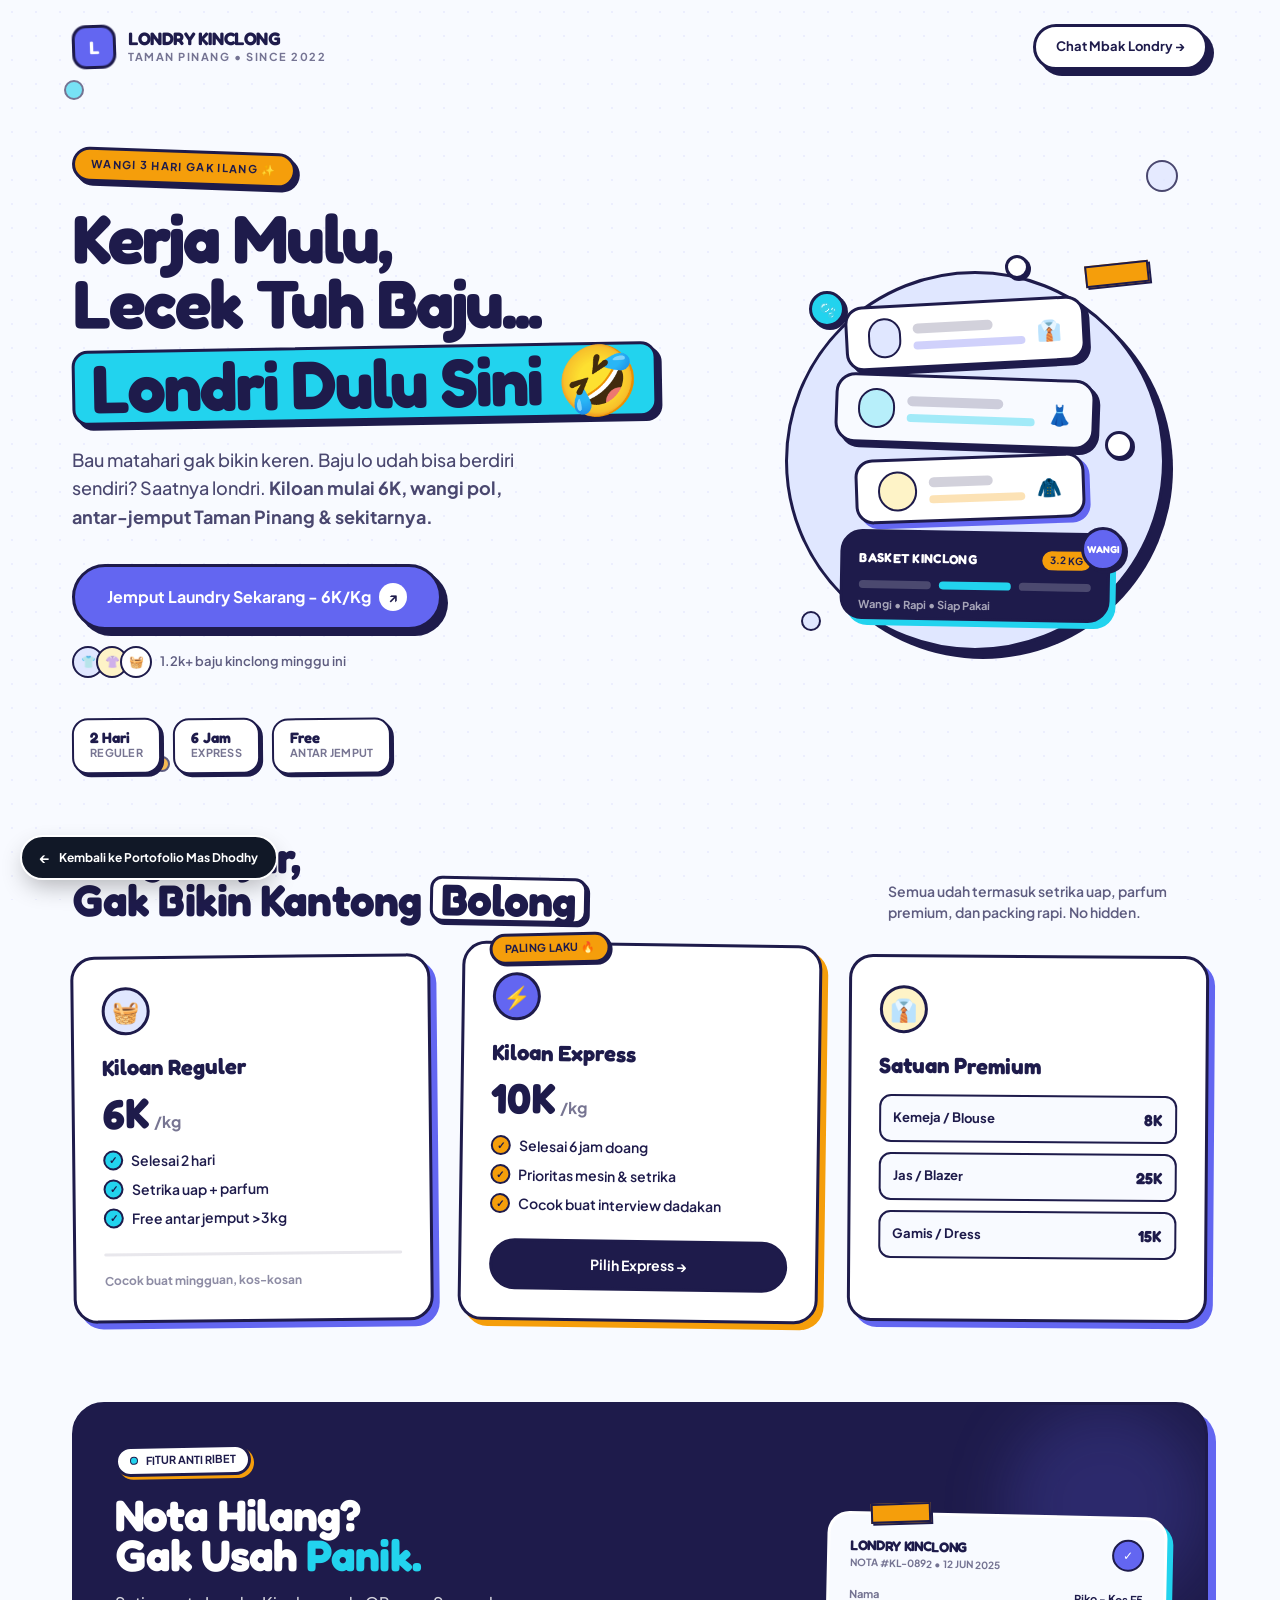
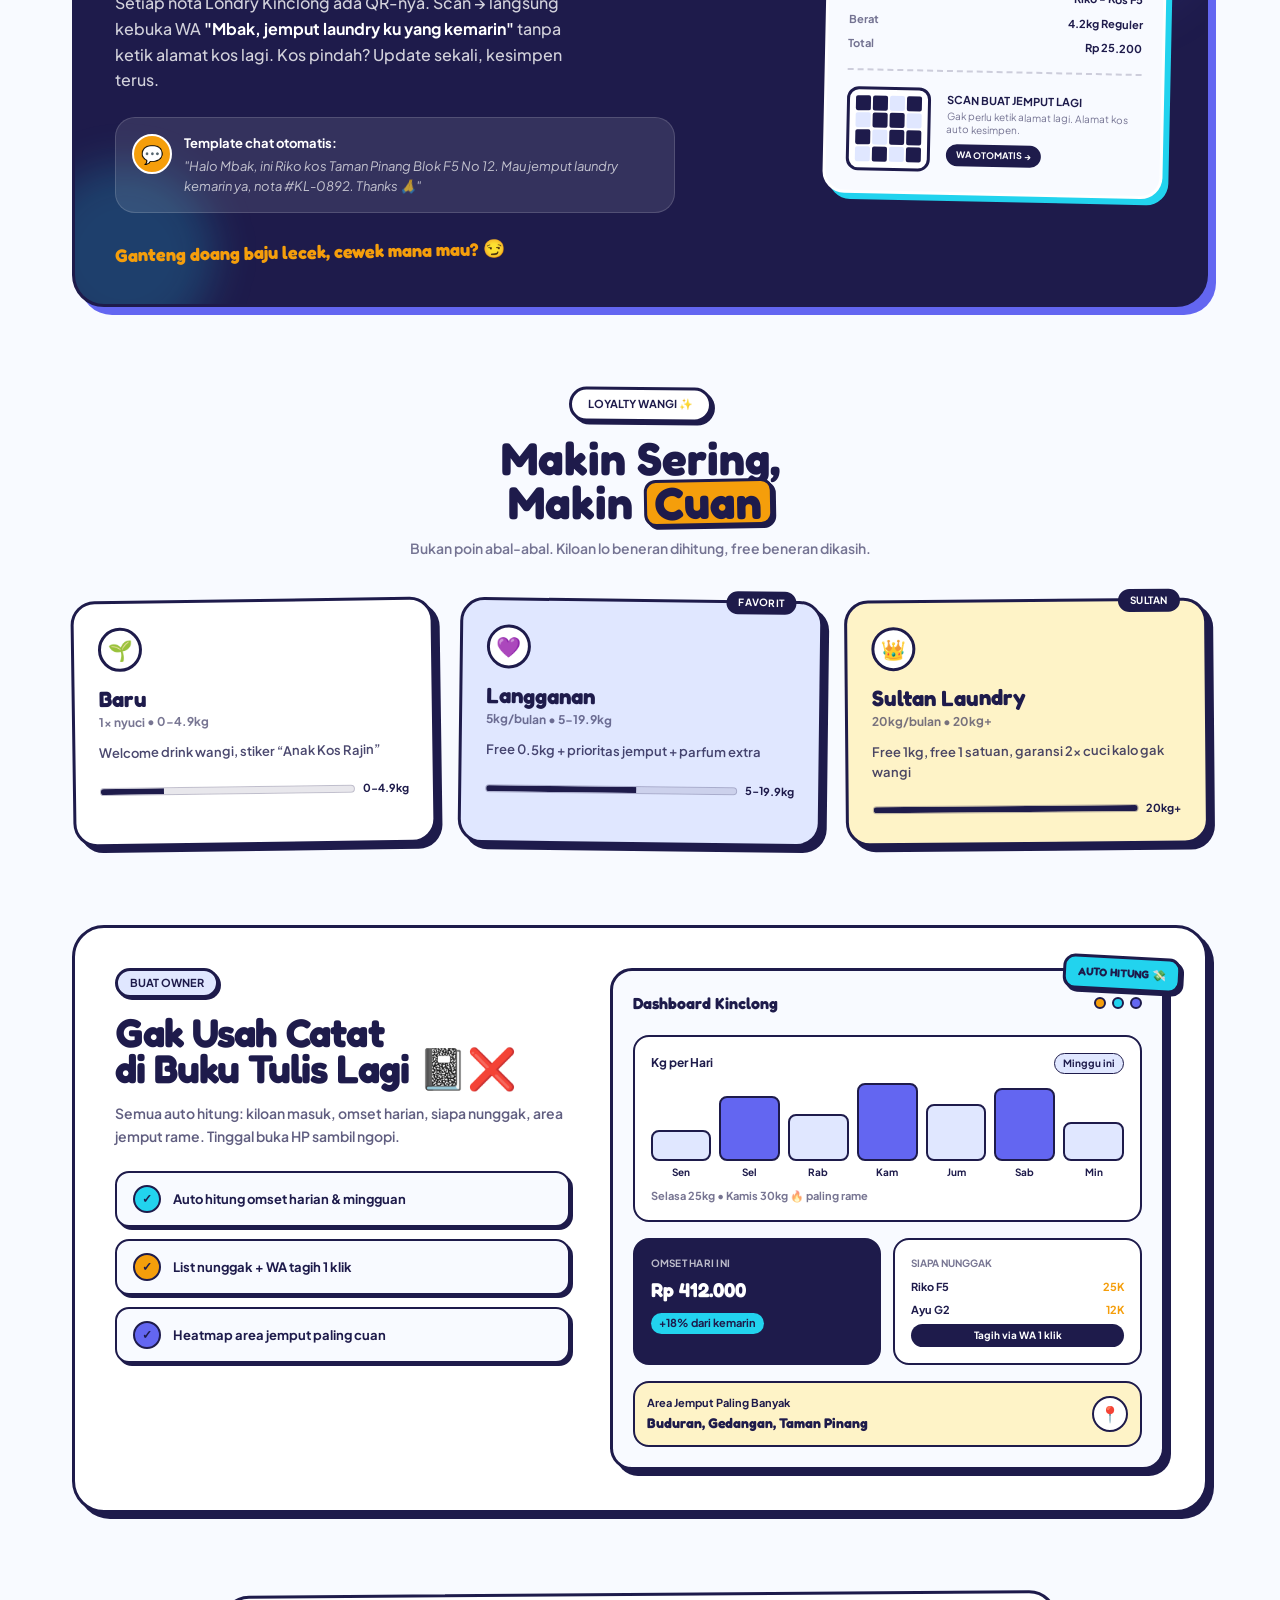
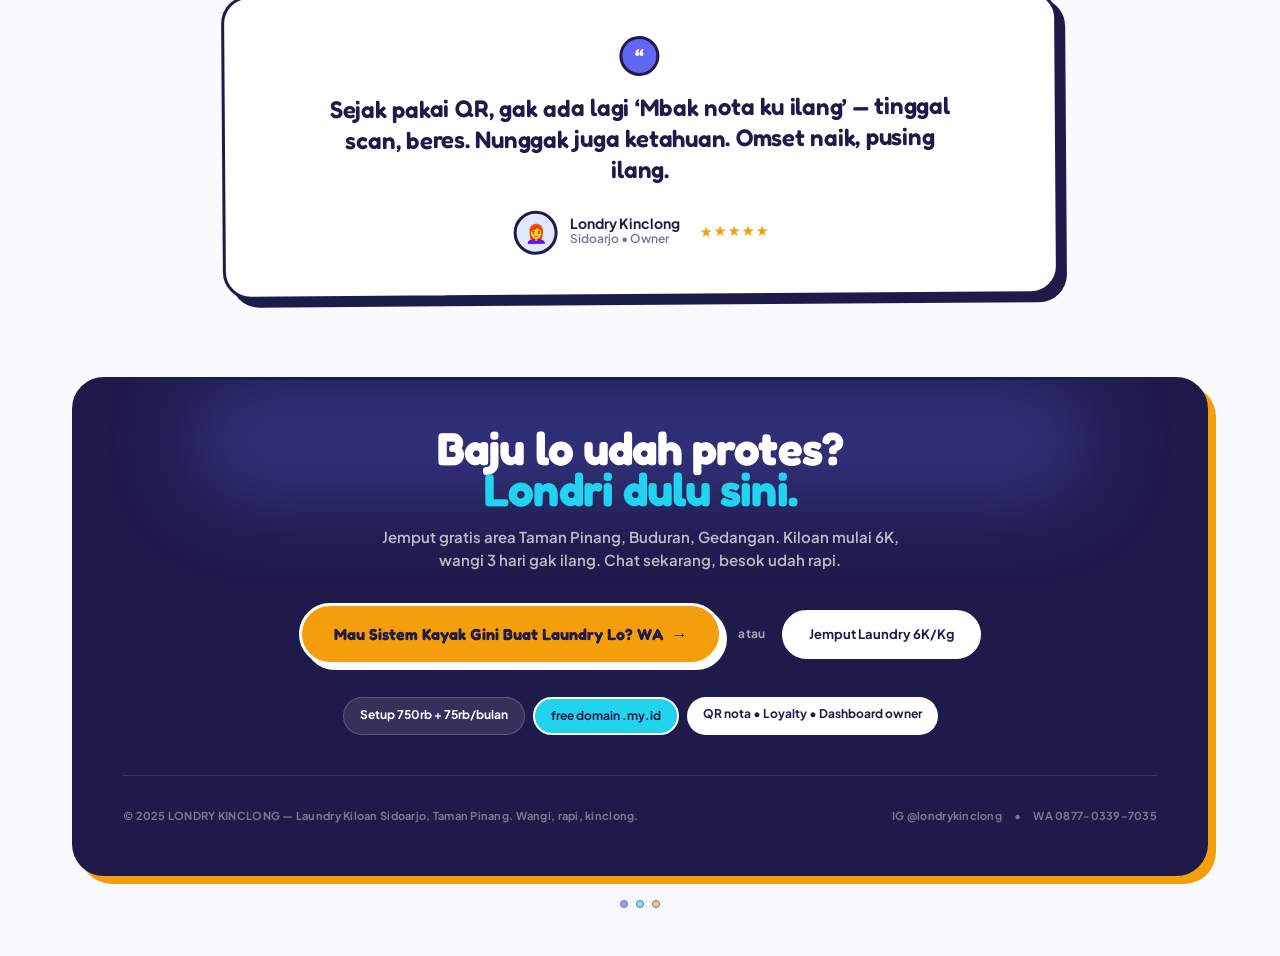
<file: BAHAN/3. Londry-Kinclong-Laundry-Landing.html>
<!DOCTYPE html>
<html lang="en">
<head>
  <meta charset="UTF-8">
  <meta name="viewport" content="width=device-width, initial-scale=1">
  <title>React Artifact</title>
  <style>*,:after,:before{--tw-border-spacing-x:0;--tw-border-spacing-y:0;--tw-translate-x:0;--tw-translate-y:0;--tw-rotate:0;--tw-skew-x:0;--tw-skew-y:0;--tw-scale-x:1;--tw-scale-y:1;--tw-pan-x: ;--tw-pan-y: ;--tw-pinch-zoom: ;--tw-scroll-snap-strictness:proximity;--tw-gradient-from-position: ;--tw-gradient-via-position: ;--tw-gradient-to-position: ;--tw-ordinal: ;--tw-slashed-zero: ;--tw-numeric-figure: ;--tw-numeric-spacing: ;--tw-numeric-fraction: ;--tw-ring-inset: ;--tw-ring-offset-width:0px;--tw-ring-offset-color:#fff;--tw-ring-color:rgba(59,130,246,.5);--tw-ring-offset-shadow:0 0 #0000;--tw-ring-shadow:0 0 #0000;--tw-shadow:0 0 #0000;--tw-shadow-colored:0 0 #0000;--tw-blur: ;--tw-brightness: ;--tw-contrast: ;--tw-grayscale: ;--tw-hue-rotate: ;--tw-invert: ;--tw-saturate: ;--tw-sepia: ;--tw-drop-shadow: ;--tw-backdrop-blur: ;--tw-backdrop-brightness: ;--tw-backdrop-contrast: ;--tw-backdrop-grayscale: ;--tw-backdrop-hue-rotate: ;--tw-backdrop-invert: ;--tw-backdrop-opacity: ;--tw-backdrop-saturate: ;--tw-backdrop-sepia: ;--tw-contain-size: ;--tw-contain-layout: ;--tw-contain-paint: ;--tw-contain-style: }::backdrop{--tw-border-spacing-x:0;--tw-border-spacing-y:0;--tw-translate-x:0;--tw-translate-y:0;--tw-rotate:0;--tw-skew-x:0;--tw-skew-y:0;--tw-scale-x:1;--tw-scale-y:1;--tw-pan-x: ;--tw-pan-y: ;--tw-pinch-zoom: ;--tw-scroll-snap-strictness:proximity;--tw-gradient-from-position: ;--tw-gradient-via-position: ;--tw-gradient-to-position: ;--tw-ordinal: ;--tw-slashed-zero: ;--tw-numeric-figure: ;--tw-numeric-spacing: ;--tw-numeric-fraction: ;--tw-ring-inset: ;--tw-ring-offset-width:0px;--tw-ring-offset-color:#fff;--tw-ring-color:rgba(59,130,246,.5);--tw-ring-offset-shadow:0 0 #0000;--tw-ring-shadow:0 0 #0000;--tw-shadow:0 0 #0000;--tw-shadow-colored:0 0 #0000;--tw-blur: ;--tw-brightness: ;--tw-contrast: ;--tw-grayscale: ;--tw-hue-rotate: ;--tw-invert: ;--tw-saturate: ;--tw-sepia: ;--tw-drop-shadow: ;--tw-backdrop-blur: ;--tw-backdrop-brightness: ;--tw-backdrop-contrast: ;--tw-backdrop-grayscale: ;--tw-backdrop-hue-rotate: ;--tw-backdrop-invert: ;--tw-backdrop-opacity: ;--tw-backdrop-saturate: ;--tw-backdrop-sepia: ;--tw-contain-size: ;--tw-contain-layout: ;--tw-contain-paint: ;--tw-contain-style: }/*! tailwindcss v3.4.18 | MIT License | https://tailwindcss.com*/*,:after,:before{box-sizing:border-box;border:0 solid #e5e7eb}:after,:before{--tw-content:""}:host,html{line-height:1.5;-webkit-text-size-adjust:100%;-moz-tab-size:4;-o-tab-size:4;tab-size:4;font-family:ui-sans-serif,system-ui,sans-serif,Apple Color Emoji,Segoe UI Emoji,Segoe UI Symbol,Noto Color Emoji;font-feature-settings:normal;font-variation-settings:normal;-webkit-tap-highlight-color:transparent}body{line-height:inherit}hr{height:0;color:inherit;border-top-width:1px}abbr:where([title]){-webkit-text-decoration:underline dotted;text-decoration:underline dotted}h1,h2,h3,h4,h5,h6{font-size:inherit;font-weight:inherit}a{color:inherit;text-decoration:inherit}b,strong{font-weight:bolder}code,kbd,pre,samp{font-family:ui-monospace,SFMono-Regular,Menlo,Monaco,Consolas,Liberation Mono,Courier New,monospace;font-feature-settings:normal;font-variation-settings:normal;font-size:1em}small{font-size:80%}sub,sup{font-size:75%;line-height:0;position:relative;vertical-align:baseline}sub{bottom:-.25em}sup{top:-.5em}table{text-indent:0;border-color:inherit;border-collapse:collapse}button,input,optgroup,select,textarea{font-family:inherit;font-feature-settings:inherit;font-variation-settings:inherit;font-size:100%;font-weight:inherit;line-height:inherit;letter-spacing:inherit;color:inherit;margin:0;padding:0}button,select{text-transform:none}button,input:where([type=button]),input:where([type=reset]),input:where([type=submit]){-webkit-appearance:button;background-color:transparent;background-image:none}:-moz-focusring{outline:auto}:-moz-ui-invalid{box-shadow:none}progress{vertical-align:baseline}::-webkit-inner-spin-button,::-webkit-outer-spin-button{height:auto}[type=search]{-webkit-appearance:textfield;outline-offset:-2px}::-webkit-search-decoration{-webkit-appearance:none}::-webkit-file-upload-button{-webkit-appearance:button;font:inherit}summary{display:list-item}blockquote,dd,dl,figure,h1,h2,h3,h4,h5,h6,hr,p,pre{margin:0}fieldset{margin:0}fieldset,legend{padding:0}menu,ol,ul{list-style:none;margin:0;padding:0}dialog{padding:0}textarea{resize:vertical}input::-moz-placeholder,textarea::-moz-placeholder{opacity:1;color:#9ca3af}input::placeholder,textarea::placeholder{opacity:1;color:#9ca3af}[role=button],button{cursor:pointer}:disabled{cursor:default}audio,canvas,embed,iframe,img,object,svg,video{display:block;vertical-align:middle}img,video{max-width:100%;height:auto}[hidden]:where(:not([hidden=until-found])){display:none}.pointer-events-none{pointer-events:none}.fixed{position:fixed}.absolute{position:absolute}.relative{position:relative}.inset-0{inset:0}.-bottom-10{bottom:-2.5rem}.-left-10{left:-2.5rem}.-left-4{left:-1rem}.-left-6{left:-1.5rem}.-right-2{right:-.5rem}.-right-6{right:-1.5rem}.-top-2{top:-.5rem}.-top-3{top:-.75rem}.-top-4{top:-1rem}.bottom-32{bottom:8rem}.bottom-\[20px\]{bottom:20px}.bottom-\[80px\]{bottom:80px}.left-1\/2{left:50%}.left-10{left:2.5rem}.left-6{left:1.5rem}.left-\[10px\]{left:10px}.left-\[12\%\]{left:12%}.left-\[15px\]{left:15px}.left-\[20px\]{left:20px}.left-\[30px\]{left:30px}.left-\[5\%\]{left:5%}.left-\[60\%\]{left:60%}.right-0{right:0}.right-6{right:1.5rem}.right-\[0px\]{right:0}.right-\[8\%\]{right:8%}.top-0{top:0}.top-20{top:5rem}.top-40{top:10rem}.top-\[105px\]{top:105px}.top-\[160px\]{top:160px}.top-\[185px\]{top:185px}.top-\[20px\]{top:20px}.top-\[260px\]{top:260px}.top-\[30px\]{top:30px}.z-10{z-index:10}.z-20{z-index:20}.mx-auto{margin-left:auto;margin-right:auto}.mb-8{margin-bottom:2rem}.ml-2{margin-left:.5rem}.mt-1{margin-top:.25rem}.mt-10{margin-top:2.5rem}.mt-2{margin-top:.5rem}.mt-3{margin-top:.75rem}.mt-4{margin-top:1rem}.mt-5{margin-top:1.25rem}.mt-6{margin-top:1.5rem}.mt-8{margin-top:2rem}.mt-\[2px\]{margin-top:2px}.block{display:block}.inline-block{display:inline-block}.flex{display:flex}.inline-flex{display:inline-flex}.grid{display:grid}.hidden{display:none}.h-10{height:2.5rem}.h-11{height:2.75rem}.h-12{height:3rem}.h-2{height:.5rem}.h-2\.5{height:.625rem}.h-3{height:.75rem}.h-4{height:1rem}.h-5{height:1.25rem}.h-6{height:1.5rem}.h-7{height:1.75rem}.h-8{height:2rem}.h-9{height:2.25rem}.h-\[120px\]{height:120px}.h-\[180px\]{height:180px}.h-\[200px\]{height:200px}.h-\[20px\]{height:20px}.h-\[22px\]{height:22px}.h-\[380px\]{height:380px}.h-\[3px\]{height:3px}.h-\[65px\]{height:65px}.h-\[70px\]{height:70px}.h-\[84px\]{height:84px}.h-\[90px\]{height:90px}.h-full{height:100%}.min-h-screen{min-height:100vh}.w-10{width:2.5rem}.w-11{width:2.75rem}.w-12{width:3rem}.w-16{width:4rem}.w-2{width:.5rem}.w-20{width:5rem}.w-24{width:6rem}.w-28{width:7rem}.w-3{width:.75rem}.w-32{width:8rem}.w-4{width:1rem}.w-5{width:1.25rem}.w-6{width:1.5rem}.w-7{width:1.75rem}.w-8{width:2rem}.w-9{width:2.25rem}.w-\[180px\]{width:180px}.w-\[200px\]{width:200px}.w-\[230px\]{width:230px}.w-\[240px\]{width:240px}.w-\[260px\]{width:260px}.w-\[270px\]{width:270px}.w-\[300px\]{width:300px}.w-\[380px\]{width:380px}.w-\[60px\]{width:60px}.w-\[64px\]{width:64px}.w-\[80\%\]{width:80%}.w-\[84px\]{width:84px}.w-full{width:100%}.max-w-\[1200px\]{max-width:1200px}.max-w-\[320px\]{max-width:320px}.max-w-\[460px\]{max-width:460px}.max-w-\[480px\]{max-width:480px}.max-w-\[520px\]{max-width:520px}.max-w-\[600px\]{max-width:600px}.max-w-\[640px\]{max-width:640px}.max-w-\[900px\]{max-width:900px}.flex-1{flex:1 1 0%}.shrink-0{flex-shrink:0}.-translate-x-1\/2{--tw-translate-x:-50%}.-translate-x-1\/2,.rotate-\[-0\.4deg\]{transform:translate(var(--tw-translate-x),var(--tw-translate-y)) rotate(var(--tw-rotate)) skewX(var(--tw-skew-x)) skewY(var(--tw-skew-y)) scaleX(var(--tw-scale-x)) scaleY(var(--tw-scale-y))}.rotate-\[-0\.4deg\]{--tw-rotate:-0.4deg}.rotate-\[-0\.5deg\]{--tw-rotate:-0.5deg}.rotate-\[-0\.5deg\],.rotate-\[-0\.6deg\]{transform:translate(var(--tw-translate-x),var(--tw-translate-y)) rotate(var(--tw-rotate)) skewX(var(--tw-skew-x)) skewY(var(--tw-skew-y)) scaleX(var(--tw-scale-x)) scaleY(var(--tw-scale-y))}.rotate-\[-0\.6deg\]{--tw-rotate:-0.6deg}.rotate-\[-1deg\]{--tw-rotate:-1deg}.rotate-\[-1deg\],.rotate-\[-2deg\]{transform:translate(var(--tw-translate-x),var(--tw-translate-y)) rotate(var(--tw-rotate)) skewX(var(--tw-skew-x)) skewY(var(--tw-skew-y)) scaleX(var(--tw-scale-x)) scaleY(var(--tw-scale-y))}.rotate-\[-2deg\]{--tw-rotate:-2deg}.rotate-\[-3deg\]{--tw-rotate:-3deg}.rotate-\[-3deg\],.rotate-\[-6deg\]{transform:translate(var(--tw-translate-x),var(--tw-translate-y)) rotate(var(--tw-rotate)) skewX(var(--tw-skew-x)) skewY(var(--tw-skew-y)) scaleX(var(--tw-scale-x)) scaleY(var(--tw-scale-y))}.rotate-\[-6deg\]{--tw-rotate:-6deg}.rotate-\[0\.4deg\]{--tw-rotate:0.4deg}.rotate-\[0\.4deg\],.rotate-\[0\.5deg\]{transform:translate(var(--tw-translate-x),var(--tw-translate-y)) rotate(var(--tw-rotate)) skewX(var(--tw-skew-x)) skewY(var(--tw-skew-y)) scaleX(var(--tw-scale-x)) scaleY(var(--tw-scale-y))}.rotate-\[0\.5deg\]{--tw-rotate:0.5deg}.rotate-\[0\.8deg\]{--tw-rotate:0.8deg}.rotate-\[0\.8deg\],.rotate-\[1\.2deg\]{transform:translate(var(--tw-translate-x),var(--tw-translate-y)) rotate(var(--tw-rotate)) skewX(var(--tw-skew-x)) skewY(var(--tw-skew-y)) scaleX(var(--tw-scale-x)) scaleY(var(--tw-scale-y))}.rotate-\[1\.2deg\]{--tw-rotate:1.2deg}.rotate-\[1deg\]{--tw-rotate:1deg}.rotate-\[1deg\],.rotate-\[2deg\]{transform:translate(var(--tw-translate-x),var(--tw-translate-y)) rotate(var(--tw-rotate)) skewX(var(--tw-skew-x)) skewY(var(--tw-skew-y)) scaleX(var(--tw-scale-x)) scaleY(var(--tw-scale-y))}.rotate-\[2deg\]{--tw-rotate:2deg}.rotate-\[3deg\]{--tw-rotate:3deg}.rotate-\[3deg\],.transform{transform:translate(var(--tw-translate-x),var(--tw-translate-y)) rotate(var(--tw-rotate)) skewX(var(--tw-skew-x)) skewY(var(--tw-skew-y)) scaleX(var(--tw-scale-x)) scaleY(var(--tw-scale-y))}@keyframes bounce{0%,to{transform:translateY(-25%);animation-timing-function:cubic-bezier(.8,0,1,1)}50%{transform:none;animation-timing-function:cubic-bezier(0,0,.2,1)}}.animate-\[bounce_3s_infinite\]{animation:bounce 3s infinite}@keyframes pulse{50%{opacity:.5}}.animate-pulse{animation:pulse 2s cubic-bezier(.4,0,.6,1) infinite}.grid-cols-2{grid-template-columns:repeat(2,minmax(0,1fr))}.grid-cols-4{grid-template-columns:repeat(4,minmax(0,1fr))}.flex-col{flex-direction:column}.flex-wrap{flex-wrap:wrap}.items-start{align-items:flex-start}.items-end{align-items:flex-end}.items-center{align-items:center}.items-baseline{align-items:baseline}.justify-center{justify-content:center}.justify-between{justify-content:space-between}.gap-0\.5{gap:.125rem}.gap-1{gap:.25rem}.gap-1\.5{gap:.375rem}.gap-10{gap:2.5rem}.gap-2{gap:.5rem}.gap-3{gap:.75rem}.gap-4{gap:1rem}.gap-6{gap:1.5rem}.gap-8{gap:2rem}.gap-\[2px\]{gap:2px}.-space-x-2>:not([hidden])~:not([hidden]){--tw-space-x-reverse:0;margin-right:calc(-.5rem*var(--tw-space-x-reverse));margin-left:calc(-.5rem*(1 - var(--tw-space-x-reverse)))}.space-y-1\.5>:not([hidden])~:not([hidden]){--tw-space-y-reverse:0;margin-top:calc(.375rem*(1 - var(--tw-space-y-reverse)));margin-bottom:calc(.375rem*var(--tw-space-y-reverse))}.space-y-2>:not([hidden])~:not([hidden]){--tw-space-y-reverse:0;margin-top:calc(.5rem*(1 - var(--tw-space-y-reverse)));margin-bottom:calc(.5rem*var(--tw-space-y-reverse))}.space-y-2\.5>:not([hidden])~:not([hidden]){--tw-space-y-reverse:0;margin-top:calc(.625rem*(1 - var(--tw-space-y-reverse)));margin-bottom:calc(.625rem*var(--tw-space-y-reverse))}.space-y-3>:not([hidden])~:not([hidden]){--tw-space-y-reverse:0;margin-top:calc(.75rem*(1 - var(--tw-space-y-reverse)));margin-bottom:calc(.75rem*var(--tw-space-y-reverse))}.overflow-hidden{overflow:hidden}.rounded-\[12px\]{border-radius:12px}.rounded-\[14px\]{border-radius:14px}.rounded-\[16px\]{border-radius:16px}.rounded-\[18px\]{border-radius:18px}.rounded-\[20px\]{border-radius:20px}.rounded-\[22px\]{border-radius:22px}.rounded-\[24px\]{border-radius:24px}.rounded-\[28px\]{border-radius:28px}.rounded-\[2px\]{border-radius:2px}.rounded-\[32px\]{border-radius:32px}.rounded-\[8px\]{border-radius:8px}.rounded-full{border-radius:9999px}.border{border-width:1px}.border-2,.border-\[2px\]{border-width:2px}.border-\[3px\]{border-width:3px}.border-t{border-top-width:1px}.border-t-2{border-top-width:2px}.border-dashed{border-style:dashed}.border-\[\#1E1B4B\]{--tw-border-opacity:1;border-color:rgb(30 27 75/var(--tw-border-opacity,1))}.border-\[\#1E1B4B\]\/20{border-color:rgba(30,27,75,.2)}.border-white{--tw-border-opacity:1;border-color:rgb(255 255 255/var(--tw-border-opacity,1))}.border-white\/10{border-color:hsla(0,0%,100%,.1)}.border-white\/15{border-color:hsla(0,0%,100%,.15)}.border-white\/20{border-color:hsla(0,0%,100%,.2)}.bg-\[\#1E1B4B\]{--tw-bg-opacity:1;background-color:rgb(30 27 75/var(--tw-bg-opacity,1))}.bg-\[\#1E1B4B\]\/10{background-color:rgba(30,27,75,.1)}.bg-\[\#22D3EE\]{--tw-bg-opacity:1;background-color:rgb(34 211 238/var(--tw-bg-opacity,1))}.bg-\[\#22D3EE\]\/20{background-color:rgba(34,211,238,.2)}.bg-\[\#22D3EE\]\/30{background-color:rgba(34,211,238,.3)}.bg-\[\#22D3EE\]\/40{background-color:rgba(34,211,238,.4)}.bg-\[\#6366F1\]{--tw-bg-opacity:1;background-color:rgb(99 102 241/var(--tw-bg-opacity,1))}.bg-\[\#6366F1\]\/20{background-color:rgba(99,102,241,.2)}.bg-\[\#6366F1\]\/30{background-color:rgba(99,102,241,.3)}.bg-\[\#E0E7FF\]{--tw-bg-opacity:1;background-color:rgb(224 231 255/var(--tw-bg-opacity,1))}.bg-\[\#F59E0B\]{--tw-bg-opacity:1;background-color:rgb(245 158 11/var(--tw-bg-opacity,1))}.bg-\[\#F59E0B\]\/30{background-color:rgba(245,158,11,.3)}.bg-\[\#F8FAFF\]{--tw-bg-opacity:1;background-color:rgb(248 250 255/var(--tw-bg-opacity,1))}.bg-\[\#FEF3C7\]{--tw-bg-opacity:1;background-color:rgb(254 243 199/var(--tw-bg-opacity,1))}.bg-\[\#FFFFFF\],.bg-white{--tw-bg-opacity:1;background-color:rgb(255 255 255/var(--tw-bg-opacity,1))}.bg-white\/10{background-color:hsla(0,0%,100%,.1)}.bg-white\/20{background-color:hsla(0,0%,100%,.2)}.p-1\.5{padding:.375rem}.p-3{padding:.75rem}.p-4{padding:1rem}.p-5{padding:1.25rem}.p-6{padding:1.5rem}.p-8{padding:2rem}.px-2{padding-left:.5rem;padding-right:.5rem}.px-2\.5{padding-left:.625rem;padding-right:.625rem}.px-3{padding-left:.75rem;padding-right:.75rem}.px-4{padding-left:1rem;padding-right:1rem}.px-5{padding-left:1.25rem;padding-right:1.25rem}.px-6{padding-left:1.5rem;padding-right:1.5rem}.px-7{padding-left:1.75rem;padding-right:1.75rem}.px-8{padding-left:2rem;padding-right:2rem}.py-0\.5{padding-top:.125rem;padding-bottom:.125rem}.py-1{padding-top:.25rem;padding-bottom:.25rem}.py-1\.5{padding-top:.375rem;padding-bottom:.375rem}.py-2{padding-top:.5rem;padding-bottom:.5rem}.py-2\.5{padding-top:.625rem;padding-bottom:.625rem}.py-3{padding-top:.75rem;padding-bottom:.75rem}.py-4{padding-top:1rem;padding-bottom:1rem}.py-\[14px\]{padding-top:14px;padding-bottom:14px}.pb-12{padding-bottom:3rem}.pb-16{padding-bottom:4rem}.pb-20{padding-bottom:5rem}.pt-12{padding-top:3rem}.pt-4{padding-top:1rem}.pt-6{padding-top:1.5rem}.pt-8{padding-top:2rem}.text-left{text-align:left}.text-center{text-align:center}.text-\[10px\]{font-size:10px}.text-\[11px\]{font-size:11px}.text-\[12px\]{font-size:12px}.text-\[13px\]{font-size:13px}.text-\[14px\]{font-size:14px}.text-\[15px\]{font-size:15px}.text-\[16px\]{font-size:16px}.text-\[17px\]{font-size:17px}.text-\[18px\]{font-size:18px}.text-\[20px\]{font-size:20px}.text-\[22px\]{font-size:22px}.text-\[28px\]{font-size:28px}.text-\[32px\]{font-size:32px}.text-\[34px\]{font-size:34px}.text-\[42px\]{font-size:42px}.text-\[44px\]{font-size:44px}.text-\[9px\]{font-size:9px}.font-\[500\]{font-weight:500}.font-bold{font-weight:700}.font-semibold{font-weight:600}.uppercase{text-transform:uppercase}.italic{font-style:italic}.leading-\[0\.9\]{line-height:.9}.leading-\[1\.2\]{line-height:1.2}.leading-\[1\.3\]{line-height:1.3}.leading-\[1\.5\]{line-height:1.5}.leading-\[1\.6\]{line-height:1.6}.leading-none{line-height:1}.tracking-\[-0\.01em\]{letter-spacing:-.01em}.tracking-\[-0\.02em\]{letter-spacing:-.02em}.tracking-\[-0\.03em\]{letter-spacing:-.03em}.tracking-\[0\.12em\]{letter-spacing:.12em}.tracking-\[0\.14em\]{letter-spacing:.14em}.tracking-tight{letter-spacing:-.025em}.tracking-wide{letter-spacing:.025em}.text-\[\#1E1B4B\]{--tw-text-opacity:1;color:rgb(30 27 75/var(--tw-text-opacity,1))}.text-\[\#22D3EE\]{--tw-text-opacity:1;color:rgb(34 211 238/var(--tw-text-opacity,1))}.text-\[\#F59E0B\]{--tw-text-opacity:1;color:rgb(245 158 11/var(--tw-text-opacity,1))}.text-white{--tw-text-opacity:1;color:rgb(255 255 255/var(--tw-text-opacity,1))}.text-white\/40{color:hsla(0,0%,100%,.4)}.text-white\/60{color:hsla(0,0%,100%,.6)}.text-white\/70{color:hsla(0,0%,100%,.7)}.text-white\/80{color:hsla(0,0%,100%,.8)}.opacity-20{opacity:.2}.opacity-50{opacity:.5}.opacity-60{opacity:.6}.opacity-70{opacity:.7}.opacity-80{opacity:.8}.shadow-\[2px_2px_0px_\#1E1B4B\]{--tw-shadow:2px 2px 0px #1e1b4b;--tw-shadow-colored:2px 2px 0px var(--tw-shadow-color);box-shadow:var(--tw-ring-offset-shadow,0 0 #0000),var(--tw-ring-shadow,0 0 #0000),var(--tw-shadow)}.shadow-\[3px_3px_0px_\#1E1B4B\]{--tw-shadow:3px 3px 0px #1e1b4b;--tw-shadow-colored:3px 3px 0px var(--tw-shadow-color)}.shadow-\[3px_3px_0px_\#1E1B4B\],.shadow-\[3px_3px_0px_\#F59E0B\]{box-shadow:var(--tw-ring-offset-shadow,0 0 #0000),var(--tw-ring-shadow,0 0 #0000),var(--tw-shadow)}.shadow-\[3px_3px_0px_\#F59E0B\]{--tw-shadow:3px 3px 0px #f59e0b;--tw-shadow-colored:3px 3px 0px var(--tw-shadow-color)}.shadow-\[4px_4px_0px_\#1E1B4B\]{--tw-shadow:4px 4px 0px #1e1b4b;--tw-shadow-colored:4px 4px 0px var(--tw-shadow-color);box-shadow:var(--tw-ring-offset-shadow,0 0 #0000),var(--tw-ring-shadow,0 0 #0000),var(--tw-shadow)}.shadow-\[5px_5px_0px_\#1E1B4B\]{--tw-shadow:5px 5px 0px #1e1b4b;--tw-shadow-colored:5px 5px 0px var(--tw-shadow-color)}.shadow-\[5px_5px_0px_\#1E1B4B\],.shadow-\[5px_5px_0px_\#6366F1\]{box-shadow:var(--tw-ring-offset-shadow,0 0 #0000),var(--tw-ring-shadow,0 0 #0000),var(--tw-shadow)}.shadow-\[5px_5px_0px_\#6366F1\]{--tw-shadow:5px 5px 0px #6366f1;--tw-shadow-colored:5px 5px 0px var(--tw-shadow-color)}.shadow-\[5px_5px_0px_\#FFFFFF\]{--tw-shadow:5px 5px 0px #fff;--tw-shadow-colored:5px 5px 0px var(--tw-shadow-color);box-shadow:var(--tw-ring-offset-shadow,0 0 #0000),var(--tw-ring-shadow,0 0 #0000),var(--tw-shadow)}.shadow-\[6px_6px_0px_\#1E1B4B\]{--tw-shadow:6px 6px 0px #1e1b4b;--tw-shadow-colored:6px 6px 0px var(--tw-shadow-color)}.shadow-\[6px_6px_0px_\#1E1B4B\],.shadow-\[6px_6px_0px_\#22D3EE\]{box-shadow:var(--tw-ring-offset-shadow,0 0 #0000),var(--tw-ring-shadow,0 0 #0000),var(--tw-shadow)}.shadow-\[6px_6px_0px_\#22D3EE\]{--tw-shadow:6px 6px 0px #22d3ee;--tw-shadow-colored:6px 6px 0px var(--tw-shadow-color)}.shadow-\[6px_6px_0px_\#F59E0B\]{--tw-shadow:6px 6px 0px #f59e0b;--tw-shadow-colored:6px 6px 0px var(--tw-shadow-color);box-shadow:var(--tw-ring-offset-shadow,0 0 #0000),var(--tw-ring-shadow,0 0 #0000),var(--tw-shadow)}.shadow-\[8px_8px_0px_\#1E1B4B\]{--tw-shadow:8px 8px 0px #1e1b4b;--tw-shadow-colored:8px 8px 0px var(--tw-shadow-color)}.shadow-\[8px_8px_0px_\#1E1B4B\],.shadow-\[8px_8px_0px_\#6366F1\]{box-shadow:var(--tw-ring-offset-shadow,0 0 #0000),var(--tw-ring-shadow,0 0 #0000),var(--tw-shadow)}.shadow-\[8px_8px_0px_\#6366F1\]{--tw-shadow:8px 8px 0px #6366f1;--tw-shadow-colored:8px 8px 0px var(--tw-shadow-color)}.shadow-\[8px_8px_0px_\#F59E0B\]{--tw-shadow:8px 8px 0px #f59e0b;--tw-shadow-colored:8px 8px 0px var(--tw-shadow-color);box-shadow:var(--tw-ring-offset-shadow,0 0 #0000),var(--tw-ring-shadow,0 0 #0000),var(--tw-shadow)}.blur-\[0px\]{--tw-blur:blur(0px)}.blur-\[0px\],.blur-\[20px\]{filter:var(--tw-blur) var(--tw-brightness) var(--tw-contrast) var(--tw-grayscale) var(--tw-hue-rotate) var(--tw-invert) var(--tw-saturate) var(--tw-sepia) var(--tw-drop-shadow)}.blur-\[20px\]{--tw-blur:blur(20px)}.blur-\[30px\]{--tw-blur:blur(30px)}.blur-\[30px\],.blur-\[40px\]{filter:var(--tw-blur) var(--tw-brightness) var(--tw-contrast) var(--tw-grayscale) var(--tw-hue-rotate) var(--tw-invert) var(--tw-saturate) var(--tw-sepia) var(--tw-drop-shadow)}.blur-\[40px\]{--tw-blur:blur(40px)}.transition-transform{transition-property:transform;transition-timing-function:cubic-bezier(.4,0,.2,1);transition-duration:.15s}#root,body,html{min-height:100%}body{margin:0;font-family:Inter,ui-sans-serif,system-ui,-apple-system,BlinkMacSystemFont,Segoe UI,sans-serif}[role=button]:not([aria-disabled=true]),button:not(:disabled),label[for],select:not(:disabled),summary{cursor:pointer}.selection\:bg-\[\#22D3EE\]\/30 ::-moz-selection{background-color:rgba(34,211,238,.3)}.selection\:bg-\[\#22D3EE\]\/30 ::selection{background-color:rgba(34,211,238,.3)}.selection\:bg-\[\#22D3EE\]\/30::-moz-selection{background-color:rgba(34,211,238,.3)}.selection\:bg-\[\#22D3EE\]\/30::selection{background-color:rgba(34,211,238,.3)}.hover\:translate-x-\[-1px\]:hover{--tw-translate-x:-1px}.hover\:translate-x-\[-1px\]:hover,.hover\:translate-y-\[-1px\]:hover{transform:translate(var(--tw-translate-x),var(--tw-translate-y)) rotate(var(--tw-rotate)) skewX(var(--tw-skew-x)) skewY(var(--tw-skew-y)) scaleX(var(--tw-scale-x)) scaleY(var(--tw-scale-y))}.hover\:translate-y-\[-1px\]:hover{--tw-translate-y:-1px}.hover\:translate-y-\[-2px\]:hover{--tw-translate-y:-2px;transform:translate(var(--tw-translate-x),var(--tw-translate-y)) rotate(var(--tw-rotate)) skewX(var(--tw-skew-x)) skewY(var(--tw-skew-y)) scaleX(var(--tw-scale-x)) scaleY(var(--tw-scale-y))}.hover\:bg-\[\#1E1B4B\]\/90:hover{background-color:rgba(30,27,75,.9)}.hover\:bg-\[\#F8FAFF\]:hover{--tw-bg-opacity:1;background-color:rgb(248 250 255/var(--tw-bg-opacity,1))}@media (min-width:768px){.md\:-right-4{right:-1rem}.md\:-mt-3{margin-top:-.75rem}.md\:flex{display:flex}.md\:w-\[340px\]{width:340px}.md\:grid-cols-3{grid-template-columns:repeat(3,minmax(0,1fr))}.md\:flex-row{flex-direction:row}.md\:gap-7{gap:1.75rem}.md\:p-10{padding:2.5rem}.md\:p-12{padding:3rem}.md\:p-7{padding:1.75rem}.md\:px-4{padding-left:1rem;padding-right:1rem}.md\:px-8{padding-left:2rem;padding-right:2rem}.md\:py-\[16px\]{padding-top:16px;padding-bottom:16px}.md\:pt-20{padding-top:5rem}.md\:text-\[15px\]{font-size:15px}.md\:text-\[16px\]{font-size:16px}.md\:text-\[18px\]{font-size:18px}.md\:text-\[24px\]{font-size:24px}.md\:text-\[40px\]{font-size:40px}.md\:text-\[44px\]{font-size:44px}.md\:text-\[46px\]{font-size:46px}.md\:text-\[68px\]{font-size:68px}}@media (min-width:1024px){.lg\:h-\[520px\]{height:520px}.lg\:grid-cols-\[0\.9fr_1\.1fr\]{grid-template-columns:.9fr 1.1fr}.lg\:grid-cols-\[1\.15fr_0\.85fr\]{grid-template-columns:1.15fr .85fr}.lg\:grid-cols-\[1\.1fr_0\.9fr\]{grid-template-columns:1.1fr .9fr}.lg\:justify-end{justify-content:flex-end}}</style>
</head>
<body>
  <div id="root"></div>
  
  <script type="module">var Wd=Object.create;var{getPrototypeOf:Vd,defineProperty:Fl,getOwnPropertyNames:Hd}=Object;var Kd=Object.prototype.hasOwnProperty;var zt=(e,t,n)=>{n=e!=null?Wd(Vd(e)):{};let r=t||!e||!e.__esModule?Fl(n,"default",{value:e,enumerable:!0}):n;for(let l of Hd(e))if(!Kd.call(r,l))Fl(r,l,{get:()=>e[l],enumerable:!0});return r};var or=(e,t)=>()=>(t||e((t={exports:{}}).exports,t),t.exports);var $d=(e,t)=>{for(var n in t)Fl(e,n,{get:t[n],enumerable:!0,configurable:!0,set:(r)=>t[n]=()=>r})};var Qd=(e,t)=>()=>(e&&(t=e(e=0)),t);var sr=or((uc)=>{var sn=Symbol.for("react.element"),Gd=Symbol.for("react.portal"),Yd=Symbol.for("react.fragment"),Xd=Symbol.for("react.strict_mode"),Jd=Symbol.for("react.profiler"),Zd=Symbol.for("react.provider"),qd=Symbol.for("react.context"),bd=Symbol.for("react.forward_ref"),jd=Symbol.for("react.suspense"),ec=Symbol.for("react.memo"),tc=Symbol.for("react.lazy"),qi=Symbol.iterator;function nc(e){if(e===null||typeof e!=="object")return null;return e=qi&&e[qi]||e["@@iterator"],typeof e==="function"?e:null}var eu={isMounted:function(){return!1},enqueueForceUpdate:function(){},enqueueReplaceState:function(){},enqueueSetState:function(){}},tu=Object.assign,nu={};function Tt(e,t,n){this.props=e,this.context=t,this.refs=nu,this.updater=n||eu}Tt.prototype.isReactComponent={};Tt.prototype.setState=function(e,t){if(typeof e!=="object"&&typeof e!=="function"&&e!=null)throw Error("setState(...): takes an object of state variables to update or a function which returns an object of state variables.");this.updater.enqueueSetState(this,e,t,"setState")};Tt.prototype.forceUpdate=function(e){this.updater.enqueueForceUpdate(this,e,"forceUpdate")};function ru(){}ru.prototype=Tt.prototype;function zl(e,t,n){this.props=e,this.context=t,this.refs=nu,this.updater=n||eu}var Tl=zl.prototype=new ru;Tl.constructor=zl;tu(Tl,Tt.prototype);Tl.isPureReactComponent=!0;var bi=Array.isArray,lu=Object.prototype.hasOwnProperty,Ll={current:null},ou={key:!0,ref:!0,__self:!0,__source:!0};function iu(e,t,n){var r,l={},o=null,i=null;if(t!=null)for(r in t.ref!==void 0&&(i=t.ref),t.key!==void 0&&(o=""+t.key),t)lu.call(t,r)&&!ou.hasOwnProperty(r)&&(l[r]=t[r]);var u=arguments.length-2;if(u===1)l.children=n;else if(1<u){for(var a=Array(u),f=0;f<u;f++)a[f]=arguments[f+2];l.children=a}if(e&&e.defaultProps)for(r in u=e.defaultProps,u)l[r]===void 0&&(l[r]=u[r]);return{$$typeof:sn,type:e,key:o,ref:i,props:l,_owner:Ll.current}}function rc(e,t){return{$$typeof:sn,type:e.type,key:t,ref:e.ref,props:e.props,_owner:e._owner}}function Rl(e){return typeof e==="object"&&e!==null&&e.$$typeof===sn}function lc(e){var t={"=":"=0",":":"=2"};return"$"+e.replace(/[=:]/g,function(n){return t[n]})}var ji=/\/+/g;function Pl(e,t){return typeof e==="object"&&e!==null&&e.key!=null?lc(""+e.key):t.toString(36)}function ur(e,t,n,r,l){var o=typeof e;if(o==="undefined"||o==="boolean")e=null;var i=!1;if(e===null)i=!0;else switch(o){case"string":case"number":i=!0;break;case"object":switch(e.$$typeof){case sn:case Gd:i=!0}}if(i)return i=e,l=l(i),e=r===""?"."+Pl(i,0):r,bi(l)?(n="",e!=null&&(n=e.replace(ji,"$&/")+"/"),ur(l,t,n,"",function(f){return f})):l!=null&&(Rl(l)&&(l=rc(l,n+(!l.key||i&&i.key===l.key?"":(""+l.key).replace(ji,"$&/")+"/")+e)),t.push(l)),1;if(i=0,r=r===""?".":r+":",bi(e))for(var u=0;u<e.length;u++){o=e[u];var a=r+Pl(o,u);i+=ur(o,t,n,a,l)}else if(a=nc(e),typeof a==="function")for(e=a.call(e),u=0;!(o=e.next()).done;)o=o.value,a=r+Pl(o,u++),i+=ur(o,t,n,a,l);else if(o==="object")throw t=String(e),Error("Objects are not valid as a React child (found: "+(t==="[object Object]"?"object with keys {"+Object.keys(e).join(", ")+"}":t)+"). If you meant to render a collection of children, use an array instead.");return i}function ir(e,t,n){if(e==null)return e;var r=[],l=0;return ur(e,r,"","",function(o){return t.call(n,o,l++)}),r}function oc(e){if(e._status===-1){var t=e._result;t=t(),t.then(function(n){if(e._status===0||e._status===-1)e._status=1,e._result=n},function(n){if(e._status===0||e._status===-1)e._status=2,e._result=n}),e._status===-1&&(e._status=0,e._result=t)}if(e._status===1)return e._result.default;throw e._result}var ne={current:null},ar={transition:null},ic={ReactCurrentDispatcher:ne,ReactCurrentBatchConfig:ar,ReactCurrentOwner:Ll};function uu(){throw Error("act(...) is not supported in production builds of React.")}uc.Children={map:ir,forEach:function(e,t,n){ir(e,function(){t.apply(this,arguments)},n)},count:function(e){var t=0;return ir(e,function(){t++}),t},toArray:function(e){return ir(e,function(t){return t})||[]},only:function(e){if(!Rl(e))throw Error("React.Children.only expected to receive a single React element child.");return e}};uc.Component=Tt;uc.Fragment=Yd;uc.Profiler=Jd;uc.PureComponent=zl;uc.StrictMode=Xd;uc.Suspense=jd;uc.__SECRET_INTERNALS_DO_NOT_USE_OR_YOU_WILL_BE_FIRED=ic;uc.act=uu;uc.cloneElement=function(e,t,n){if(e===null||e===void 0)throw Error("React.cloneElement(...): The argument must be a React element, but you passed "+e+".");var r=tu({},e.props),l=e.key,o=e.ref,i=e._owner;if(t!=null){if(t.ref!==void 0&&(o=t.ref,i=Ll.current),t.key!==void 0&&(l=""+t.key),e.type&&e.type.defaultProps)var u=e.type.defaultProps;for(a in t)lu.call(t,a)&&!ou.hasOwnProperty(a)&&(r[a]=t[a]===void 0&&u!==void 0?u[a]:t[a])}var a=arguments.length-2;if(a===1)r.children=n;else if(1<a){u=Array(a);for(var f=0;f<a;f++)u[f]=arguments[f+2];r.children=u}return{$$typeof:sn,type:e.type,key:l,ref:o,props:r,_owner:i}};uc.createContext=function(e){return e={$$typeof:qd,_currentValue:e,_currentValue2:e,_threadCount:0,Provider:null,Consumer:null,_defaultValue:null,_globalName:null},e.Provider={$$typeof:Zd,_context:e},e.Consumer=e};uc.createElement=iu;uc.createFactory=function(e){var t=iu.bind(null,e);return t.type=e,t};uc.createRef=function(){return{current:null}};uc.forwardRef=function(e){return{$$typeof:bd,render:e}};uc.isValidElement=Rl;uc.lazy=function(e){return{$$typeof:tc,_payload:{_status:-1,_result:e},_init:oc}};uc.memo=function(e,t){return{$$typeof:ec,type:e,compare:t===void 0?null:t}};uc.startTransition=function(e){var t=ar.transition;ar.transition={};try{e()}finally{ar.transition=t}};uc.unstable_act=uu;uc.useCallback=function(e,t){return ne.current.useCallback(e,t)};uc.useContext=function(e){return ne.current.useContext(e)};uc.useDebugValue=function(){};uc.useDeferredValue=function(e){return ne.current.useDeferredValue(e)};uc.useEffect=function(e,t){return ne.current.useEffect(e,t)};uc.useId=function(){return ne.current.useId()};uc.useImperativeHandle=function(e,t,n){return ne.current.useImperativeHandle(e,t,n)};uc.useInsertionEffect=function(e,t){return ne.current.useInsertionEffect(e,t)};uc.useLayoutEffect=function(e,t){return ne.current.useLayoutEffect(e,t)};uc.useMemo=function(e,t){return ne.current.useMemo(e,t)};uc.useReducer=function(e,t,n){return ne.current.useReducer(e,t,n)};uc.useRef=function(e){return ne.current.useRef(e)};uc.useState=function(e){return ne.current.useState(e)};uc.useSyncExternalStore=function(e,t,n){return ne.current.useSyncExternalStore(e,t,n)};uc.useTransition=function(){return ne.current.useTransition()};uc.version="18.3.1"});var mu=or((Qc)=>{function Ml(e,t){var n=e.length;e.push(t);e:for(;0<n;){var r=n-1>>>1,l=e[r];if(0<dr(l,t))e[r]=t,e[n]=l,n=r;else break e}}function Ee(e){return e.length===0?null:e[0]}function mr(e){if(e.length===0)return null;var t=e[0],n=e.pop();if(n!==t){e[0]=n;e:for(var r=0,l=e.length,o=l>>>1;r<o;){var i=2*(r+1)-1,u=e[i],a=i+1,f=e[a];if(0>dr(u,n))a<l&&0>dr(f,u)?(e[r]=f,e[a]=n,r=a):(e[r]=u,e[i]=n,r=i);else if(a<l&&0>dr(f,n))e[r]=f,e[a]=n,r=a;else break e}}return t}function dr(e,t){var n=e.sortIndex-t.sortIndex;return n!==0?n:e.id-t.id}if(typeof performance==="object"&&typeof performance.now==="function")Dl=performance,Qc.unstable_now=function(){return Dl.now()};else cr=Date,Ol=cr.now(),Qc.unstable_now=function(){return cr.now()-Ol};var Dl,cr,Ol,ze=[],Ye=[],$c=1,ve=null,q=3,vr=!1,mt=!1,cn=!1,su=typeof setTimeout==="function"?setTimeout:null,du=typeof clearTimeout==="function"?clearTimeout:null,au=typeof setImmediate<"u"?setImmediate:null;typeof navigator<"u"&&navigator.scheduling!==void 0&&navigator.scheduling.isInputPending!==void 0&&navigator.scheduling.isInputPending.bind(navigator.scheduling);function Ul(e){for(var t=Ee(Ye);t!==null;){if(t.callback===null)mr(Ye);else if(t.startTime<=e)mr(Ye),t.sortIndex=t.expirationTime,Ml(ze,t);else break;t=Ee(Ye)}}function Wl(e){if(cn=!1,Ul(e),!mt)if(Ee(ze)!==null)mt=!0,Hl(Vl);else{var t=Ee(Ye);t!==null&&Kl(Wl,t.startTime-e)}}function Vl(e,t){mt=!1,cn&&(cn=!1,du(fn),fn=-1),vr=!0;var n=q;try{Ul(t);for(ve=Ee(ze);ve!==null&&(!(ve.expirationTime>t)||e&&!pu());){var r=ve.callback;if(typeof r==="function"){ve.callback=null,q=ve.priorityLevel;var l=r(ve.expirationTime<=t);t=Qc.unstable_now(),typeof l==="function"?ve.callback=l:ve===Ee(ze)&&mr(ze),Ul(t)}else mr(ze);ve=Ee(ze)}if(ve!==null)var o=!0;else{var i=Ee(Ye);i!==null&&Kl(Wl,i.startTime-t),o=!1}return o}finally{ve=null,q=n,vr=!1}}var hr=!1,fr=null,fn=-1,cu=5,fu=-1;function pu(){return Qc.unstable_now()-fu<cu?!1:!0}function Il(){if(fr!==null){var e=Qc.unstable_now();fu=e;var t=!0;try{t=fr(!0,e)}finally{t?dn():(hr=!1,fr=null)}}else hr=!1}var dn;if(typeof au==="function")dn=function(){au(Il)};else if(typeof MessageChannel<"u")pr=new MessageChannel,Al=pr.port2,pr.port1.onmessage=Il,dn=function(){Al.postMessage(null)};else dn=function(){su(Il,0)};var pr,Al;function Hl(e){fr=e,hr||(hr=!0,dn())}function Kl(e,t){fn=su(function(){e(Qc.unstable_now())},t)}Qc.unstable_IdlePriority=5;Qc.unstable_ImmediatePriority=1;Qc.unstable_LowPriority=4;Qc.unstable_NormalPriority=3;Qc.unstable_Profiling=null;Qc.unstable_UserBlockingPriority=2;Qc.unstable_cancelCallback=function(e){e.callback=null};Qc.unstable_continueExecution=function(){mt||vr||(mt=!0,Hl(Vl))};Qc.unstable_forceFrameRate=function(e){0>e||125<e?console.error("forceFrameRate takes a positive int between 0 and 125, forcing frame rates higher than 125 fps is not supported"):cu=0<e?Math.floor(1000/e):5};Qc.unstable_getCurrentPriorityLevel=function(){return q};Qc.unstable_getFirstCallbackNode=function(){return Ee(ze)};Qc.unstable_next=function(e){switch(q){case 1:case 2:case 3:var t=3;break;default:t=q}var n=q;q=t;try{return e()}finally{q=n}};Qc.unstable_pauseExecution=function(){};Qc.unstable_requestPaint=function(){};Qc.unstable_runWithPriority=function(e,t){switch(e){case 1:case 2:case 3:case 4:case 5:break;default:e=3}var n=q;q=e;try{return t()}finally{q=n}};Qc.unstable_scheduleCallback=function(e,t,n){var r=Qc.unstable_now();switch(typeof n==="object"&&n!==null?(n=n.delay,n=typeof n==="number"&&0<n?r+n:r):n=r,e){case 1:var l=-1;break;case 2:l=250;break;case 5:l=1073741823;break;case 4:l=1e4;break;default:l=5000}return l=n+l,e={id:$c++,callback:t,priorityLevel:e,startTime:n,expirationTime:l,sortIndex:-1},n>r?(e.sortIndex=n,Ml(Ye,e),Ee(ze)===null&&e===Ee(Ye)&&(cn?(du(fn),fn=-1):cn=!0,Kl(Wl,n-r))):(e.sortIndex=l,Ml(ze,e),mt||vr||(mt=!0,Hl(Vl))),e};Qc.unstable_shouldYield=pu;Qc.unstable_wrapCallback=function(e){var t=q;return function(){var n=q;q=t;try{return e.apply(this,arguments)}finally{q=n}}}});var Zi={};$d(Zi,{version:()=>Fd,unstable_renderSubtreeIntoContainer:()=>Cd,unstable_batchedUpdates:()=>Bd,unmountComponentAtNode:()=>_d,render:()=>Sd,hydrateRoot:()=>Nd,hydrate:()=>Ed,flushSync:()=>kd,findDOMNode:()=>wd,createRoot:()=>xd,createPortal:()=>yd,__SECRET_INTERNALS_DO_NOT_USE_OR_YOU_WILL_BE_FIRED:()=>gd});function y(e){for(var t="https://reactjs.org/docs/error-decoder.html?invariant="+e,n=1;n<arguments.length;n++)t+="&args[]="+encodeURIComponent(arguments[n]);return"Minified React error #"+e+"; visit "+t+" for the full message or use the non-minified dev environment for full errors and additional helpful warnings."}function Ft(e,t){jt(e,t),jt(e+"Capture",t)}function jt(e,t){On[e]=t;for(e=0;e<t.length;e++)wa.add(t[e])}function ff(e){if(fo.call(hu,e))return!0;if(fo.call(vu,e))return!1;if(cf.test(e))return hu[e]=!0;return vu[e]=!0,!1}function pf(e,t,n,r){if(n!==null&&n.type===0)return!1;switch(typeof t){case"function":case"symbol":return!0;case"boolean":if(r)return!1;if(n!==null)return!n.acceptsBooleans;return e=e.toLowerCase().slice(0,5),e!=="data-"&&e!=="aria-";default:return!1}}function mf(e,t,n,r){if(t===null||typeof t>"u"||pf(e,t,n,r))return!0;if(r)return!1;if(n!==null)switch(n.type){case 3:return!t;case 4:return t===!1;case 5:return isNaN(t);case 6:return isNaN(t)||1>t}return!1}function oe(e,t,n,r,l,o,i){this.acceptsBooleans=t===2||t===3||t===4,this.attributeName=r,this.attributeNamespace=l,this.mustUseProperty=n,this.propertyName=e,this.type=t,this.sanitizeURL=o,this.removeEmptyString=i}function ui(e){return e[1].toUpperCase()}function ai(e,t,n,r){var l=Z.hasOwnProperty(t)?Z[t]:null;if(l!==null?l.type!==0:r||!(2<t.length)||t[0]!=="o"&&t[0]!=="O"||t[1]!=="n"&&t[1]!=="N")mf(t,n,l,r)&&(n=null),r||l===null?ff(t)&&(n===null?e.removeAttribute(t):e.setAttribute(t,""+n)):l.mustUseProperty?e[l.propertyName]=n===null?l.type===3?!1:"":n:(t=l.attributeName,r=l.attributeNamespace,n===null?e.removeAttribute(t):(l=l.type,n=l===3||l===4&&n===!0?"":""+n,r?e.setAttributeNS(r,t,n):e.setAttribute(t,n)))}function pn(e){if(e===null||typeof e!=="object")return null;return e=gu&&e[gu]||e["@@iterator"],typeof e==="function"?e:null}function wn(e){if($l===void 0)try{throw Error()}catch(n){var t=n.stack.trim().match(/\n( *(at )?)/);$l=t&&t[1]||""}return`
`+$l+e}function Gl(e,t){if(!e||Ql)return"";Ql=!0;var n=Error.prepareStackTrace;Error.prepareStackTrace=void 0;try{if(t)if(t=function(){throw Error()},Object.defineProperty(t.prototype,"props",{set:function(){throw Error()}}),typeof Reflect==="object"&&Reflect.construct){try{Reflect.construct(t,[])}catch(f){var r=f}Reflect.construct(e,[],t)}else{try{t.call()}catch(f){r=f}e.call(t.prototype)}else{try{throw Error()}catch(f){r=f}e()}}catch(f){if(f&&r&&typeof f.stack==="string"){for(var l=f.stack.split(`
`),o=r.stack.split(`
`),i=l.length-1,u=o.length-1;1<=i&&0<=u&&l[i]!==o[u];)u--;for(;1<=i&&0<=u;i--,u--)if(l[i]!==o[u]){if(i!==1||u!==1)do if(i--,u--,0>u||l[i]!==o[u]){var a=`
`+l[i].replace(" at new "," at ");return e.displayName&&a.includes("<anonymous>")&&(a=a.replace("<anonymous>",e.displayName)),a}while(1<=i&&0<=u);break}}}finally{Ql=!1,Error.prepareStackTrace=n}return(e=e?e.displayName||e.name:"")?wn(e):""}function vf(e){switch(e.tag){case 5:return wn(e.type);case 16:return wn("Lazy");case 13:return wn("Suspense");case 19:return wn("SuspenseList");case 0:case 2:case 15:return e=Gl(e.type,!1),e;case 11:return e=Gl(e.type.render,!1),e;case 1:return e=Gl(e.type,!0),e;default:return""}}function ho(e){if(e==null)return null;if(typeof e==="function")return e.displayName||e.name||null;if(typeof e==="string")return e;switch(e){case Dt:return"Fragment";case Mt:return"Portal";case po:return"Profiler";case si:return"StrictMode";case mo:return"Suspense";case vo:return"SuspenseList"}if(typeof e==="object")switch(e.$$typeof){case Ea:return(e.displayName||"Context")+".Consumer";case ka:return(e._context.displayName||"Context")+".Provider";case di:var t=e.render;return e=e.displayName,e||(e=t.displayName||t.name||"",e=e!==""?"ForwardRef("+e+")":"ForwardRef"),e;case ci:return t=e.displayName||null,t!==null?t:ho(e.type)||"Memo";case Je:t=e._payload,e=e._init;try{return ho(e(t))}catch(n){}}return null}function hf(e){var t=e.type;switch(e.tag){case 24:return"Cache";case 9:return(t.displayName||"Context")+".Consumer";case 10:return(t._context.displayName||"Context")+".Provider";case 18:return"DehydratedFragment";case 11:return e=t.render,e=e.displayName||e.name||"",t.displayName||(e!==""?"ForwardRef("+e+")":"ForwardRef");case 7:return"Fragment";case 5:return t;case 4:return"Portal";case 3:return"Root";case 6:return"Text";case 16:return ho(t);case 8:return t===si?"StrictMode":"Mode";case 22:return"Offscreen";case 12:return"Profiler";case 21:return"Scope";case 13:return"Suspense";case 19:return"SuspenseList";case 25:return"TracingMarker";case 1:case 0:case 17:case 2:case 14:case 15:if(typeof t==="function")return t.displayName||t.name||null;if(typeof t==="string")return t}return null}function st(e){switch(typeof e){case"boolean":case"number":case"string":case"undefined":return e;case"object":return e;default:return""}}function Sa(e){var t=e.type;return(e=e.nodeName)&&e.toLowerCase()==="input"&&(t==="checkbox"||t==="radio")}function gf(e){var t=Sa(e)?"checked":"value",n=Object.getOwnPropertyDescriptor(e.constructor.prototype,t),r=""+e[t];if(!e.hasOwnProperty(t)&&typeof n<"u"&&typeof n.get==="function"&&typeof n.set==="function"){var{get:l,set:o}=n;return Object.defineProperty(e,t,{configurable:!0,get:function(){return l.call(this)},set:function(i){r=""+i,o.call(this,i)}}),Object.defineProperty(e,t,{enumerable:n.enumerable}),{getValue:function(){return r},setValue:function(i){r=""+i},stopTracking:function(){e._valueTracker=null,delete e[t]}}}}function yr(e){e._valueTracker||(e._valueTracker=gf(e))}function _a(e){if(!e)return!1;var t=e._valueTracker;if(!t)return!0;var n=t.getValue(),r="";return e&&(r=Sa(e)?e.checked?"true":"false":e.value),e=r,e!==n?(t.setValue(e),!0):!1}function Kr(e){if(e=e||(typeof document<"u"?document:void 0),typeof e>"u")return null;try{return e.activeElement||e.body}catch(t){return e.body}}function go(e,t){var n=t.checked;return U({},t,{defaultChecked:void 0,defaultValue:void 0,value:void 0,checked:n!=null?n:e._wrapperState.initialChecked})}function yu(e,t){var n=t.defaultValue==null?"":t.defaultValue,r=t.checked!=null?t.checked:t.defaultChecked;n=st(t.value!=null?t.value:n),e._wrapperState={initialChecked:r,initialValue:n,controlled:t.type==="checkbox"||t.type==="radio"?t.checked!=null:t.value!=null}}function Ba(e,t){t=t.checked,t!=null&&ai(e,"checked",t,!1)}function yo(e,t){Ba(e,t);var n=st(t.value),r=t.type;if(n!=null)if(r==="number"){if(n===0&&e.value===""||e.value!=n)e.value=""+n}else e.value!==""+n&&(e.value=""+n);else if(r==="submit"||r==="reset"){e.removeAttribute("value");return}t.hasOwnProperty("value")?xo(e,t.type,n):t.hasOwnProperty("defaultValue")&&xo(e,t.type,st(t.defaultValue)),t.checked==null&&t.defaultChecked!=null&&(e.defaultChecked=!!t.defaultChecked)}function xu(e,t,n){if(t.hasOwnProperty("value")||t.hasOwnProperty("defaultValue")){var r=t.type;if(!(r!=="submit"&&r!=="reset"||t.value!==void 0&&t.value!==null))return;t=""+e._wrapperState.initialValue,n||t===e.value||(e.value=t),e.defaultValue=t}n=e.name,n!==""&&(e.name=""),e.defaultChecked=!!e._wrapperState.initialChecked,n!==""&&(e.name=n)}function xo(e,t,n){if(t!=="number"||Kr(e.ownerDocument)!==e)n==null?e.defaultValue=""+e._wrapperState.initialValue:e.defaultValue!==""+n&&(e.defaultValue=""+n)}function Yt(e,t,n,r){if(e=e.options,t){t={};for(var l=0;l<n.length;l++)t["$"+n[l]]=!0;for(n=0;n<e.length;n++)l=t.hasOwnProperty("$"+e[n].value),e[n].selected!==l&&(e[n].selected=l),l&&r&&(e[n].defaultSelected=!0)}else{n=""+st(n),t=null;for(l=0;l<e.length;l++){if(e[l].value===n){e[l].selected=!0,r&&(e[l].defaultSelected=!0);return}t!==null||e[l].disabled||(t=e[l])}t!==null&&(t.selected=!0)}}function wo(e,t){if(t.dangerouslySetInnerHTML!=null)throw Error(y(91));return U({},t,{value:void 0,defaultValue:void 0,children:""+e._wrapperState.initialValue})}function wu(e,t){var n=t.value;if(n==null){if(n=t.children,t=t.defaultValue,n!=null){if(t!=null)throw Error(y(92));if(kn(n)){if(1<n.length)throw Error(y(93));n=n[0]}t=n}t==null&&(t=""),n=t}e._wrapperState={initialValue:st(n)}}function Ca(e,t){var n=st(t.value),r=st(t.defaultValue);n!=null&&(n=""+n,n!==e.value&&(e.value=n),t.defaultValue==null&&e.defaultValue!==n&&(e.defaultValue=n)),r!=null&&(e.defaultValue=""+r)}function ku(e){var t=e.textContent;t===e._wrapperState.initialValue&&t!==""&&t!==null&&(e.value=t)}function Fa(e){switch(e){case"svg":return"http://www.w3.org/2000/svg";case"math":return"http://www.w3.org/1998/Math/MathML";default:return"http://www.w3.org/1999/xhtml"}}function ko(e,t){return e==null||e==="http://www.w3.org/1999/xhtml"?Fa(t):e==="http://www.w3.org/2000/svg"&&t==="foreignObject"?"http://www.w3.org/1999/xhtml":e}function Un(e,t){if(t){var n=e.firstChild;if(n&&n===e.lastChild&&n.nodeType===3){n.nodeValue=t;return}}e.textContent=t}function za(e,t,n){return t==null||typeof t==="boolean"||t===""?"":n||typeof t!=="number"||t===0||Fn.hasOwnProperty(e)&&Fn[e]?(""+t).trim():t+"px"}function Ta(e,t){e=e.style;for(var n in t)if(t.hasOwnProperty(n)){var r=n.indexOf("--")===0,l=za(n,t[n],r);n==="float"&&(n="cssFloat"),r?e.setProperty(n,l):e[n]=l}}function Eo(e,t){if(t){if(xf[e]&&(t.children!=null||t.dangerouslySetInnerHTML!=null))throw Error(y(137,e));if(t.dangerouslySetInnerHTML!=null){if(t.children!=null)throw Error(y(60));if(typeof t.dangerouslySetInnerHTML!=="object"||!("__html"in t.dangerouslySetInnerHTML))throw Error(y(61))}if(t.style!=null&&typeof t.style!=="object")throw Error(y(62))}}function No(e,t){if(e.indexOf("-")===-1)return typeof t.is==="string";switch(e){case"annotation-xml":case"color-profile":case"font-face":case"font-face-src":case"font-face-uri":case"font-face-format":case"font-face-name":case"missing-glyph":return!1;default:return!0}}function fi(e){return e=e.target||e.srcElement||window,e.correspondingUseElement&&(e=e.correspondingUseElement),e.nodeType===3?e.parentNode:e}function Eu(e){if(e=nr(e)){if(typeof _o!=="function")throw Error(y(280));var t=e.stateNode;t&&(t=gl(t),_o(e.stateNode,e.type,t))}}function La(e){Xt?Jt?Jt.push(e):Jt=[e]:Xt=e}function Ra(){if(Xt){var e=Xt,t=Jt;if(Jt=Xt=null,Eu(e),t)for(e=0;e<t.length;e++)Eu(t[e])}}function Ia(e,t){return e(t)}function Ma(){}function Da(e,t,n){if(Yl)return e(t,n);Yl=!0;try{return Ia(e,t,n)}finally{if(Yl=!1,Xt!==null||Jt!==null)Ma(),Ra()}}function An(e,t){var n=e.stateNode;if(n===null)return null;var r=gl(n);if(r===null)return null;n=r[t];e:switch(t){case"onClick":case"onClickCapture":case"onDoubleClick":case"onDoubleClickCapture":case"onMouseDown":case"onMouseDownCapture":case"onMouseMove":case"onMouseMoveCapture":case"onMouseUp":case"onMouseUpCapture":case"onMouseEnter":(r=!r.disabled)||(e=e.type,r=!(e==="button"||e==="input"||e==="select"||e==="textarea")),e=!r;break e;default:e=!1}if(e)return null;if(n&&typeof n!=="function")throw Error(y(231,t,typeof n));return n}function wf(e,t,n,r,l,o,i,u,a){var f=Array.prototype.slice.call(arguments,3);try{t.apply(n,f)}catch(v){this.onError(v)}}function Ef(e,t,n,r,l,o,i,u,a){Pn=!1,$r=null,wf.apply(kf,arguments)}function Nf(e,t,n,r,l,o,i,u,a){if(Ef.apply(this,arguments),Pn){if(Pn){var f=$r;Pn=!1,$r=null}else throw Error(y(198));Qr||(Qr=!0,Co=f)}}function Pt(e){var t=e,n=e;if(e.alternate)for(;t.return;)t=t.return;else{e=t;do t=e,(t.flags&4098)!==0&&(n=t.return),e=t.return;while(e)}return t.tag===3?n:null}function Oa(e){if(e.tag===13){var t=e.memoizedState;if(t===null&&(e=e.alternate,e!==null&&(t=e.memoizedState)),t!==null)return t.dehydrated}return null}function Nu(e){if(Pt(e)!==e)throw Error(y(188))}function Sf(e){var t=e.alternate;if(!t){if(t=Pt(e),t===null)throw Error(y(188));return t!==e?null:e}for(var n=e,r=t;;){var l=n.return;if(l===null)break;var o=l.alternate;if(o===null){if(r=l.return,r!==null){n=r;continue}break}if(l.child===o.child){for(o=l.child;o;){if(o===n)return Nu(l),e;if(o===r)return Nu(l),t;o=o.sibling}throw Error(y(188))}if(n.return!==r.return)n=l,r=o;else{for(var i=!1,u=l.child;u;){if(u===n){i=!0,n=l,r=o;break}if(u===r){i=!0,r=l,n=o;break}u=u.sibling}if(!i){for(u=o.child;u;){if(u===n){i=!0,n=o,r=l;break}if(u===r){i=!0,r=o,n=l;break}u=u.sibling}if(!i)throw Error(y(189))}}if(n.alternate!==r)throw Error(y(190))}if(n.tag!==3)throw Error(y(188));return n.stateNode.current===n?e:t}function Ua(e){return e=Sf(e),e!==null?Aa(e):null}function Aa(e){if(e.tag===5||e.tag===6)return e;for(e=e.child;e!==null;){var t=Aa(e);if(t!==null)return t;e=e.sibling}return null}function Pf(e){if(Ie&&typeof Ie.onCommitFiberRoot==="function")try{Ie.onCommitFiberRoot(pl,e,void 0,(e.current.flags&128)===128)}catch(t){}}function Lf(e){return e>>>=0,e===0?32:31-(zf(e)/Tf|0)|0}function En(e){switch(e&-e){case 1:return 1;case 2:return 2;case 4:return 4;case 8:return 8;case 16:return 16;case 32:return 32;case 64:case 128:case 256:case 512:case 1024:case 2048:case 4096:case 8192:case 16384:case 32768:case 65536:case 131072:case 262144:case 524288:case 1048576:case 2097152:return e&4194240;case 4194304:case 8388608:case 16777216:case 33554432:case 67108864:return e&130023424;case 134217728:return 134217728;case 268435456:return 268435456;case 536870912:return 536870912;case 1073741824:return 1073741824;default:return e}}function Yr(e,t){var n=e.pendingLanes;if(n===0)return 0;var r=0,l=e.suspendedLanes,o=e.pingedLanes,i=n&268435455;if(i!==0){var u=i&~l;u!==0?r=En(u):(o&=i,o!==0&&(r=En(o)))}else i=n&~l,i!==0?r=En(i):o!==0&&(r=En(o));if(r===0)return 0;if(t!==0&&t!==r&&(t&l)===0&&(l=r&-r,o=t&-t,l>=o||l===16&&(o&4194240)!==0))return t;if((r&4)!==0&&(r|=n&16),t=e.entangledLanes,t!==0)for(e=e.entanglements,t&=r;0<t;)n=31-Ce(t),l=1<<n,r|=e[n],t&=~l;return r}function Rf(e,t){switch(e){case 1:case 2:case 4:return t+250;case 8:case 16:case 32:case 64:case 128:case 256:case 512:case 1024:case 2048:case 4096:case 8192:case 16384:case 32768:case 65536:case 131072:case 262144:case 524288:case 1048576:case 2097152:return t+5000;case 4194304:case 8388608:case 16777216:case 33554432:case 67108864:return-1;case 134217728:case 268435456:case 536870912:case 1073741824:return-1;default:return-1}}function If(e,t){for(var{suspendedLanes:n,pingedLanes:r,expirationTimes:l,pendingLanes:o}=e;0<o;){var i=31-Ce(o),u=1<<i,a=l[i];if(a===-1){if((u&n)===0||(u&r)!==0)l[i]=Rf(u,t)}else a<=t&&(e.expiredLanes|=u);o&=~u}}function Fo(e){return e=e.pendingLanes&-1073741825,e!==0?e:e&1073741824?1073741824:0}function Ka(){var e=wr;return wr<<=1,(wr&4194240)===0&&(wr=64),e}function Xl(e){for(var t=[],n=0;31>n;n++)t.push(e);return t}function er(e,t,n){e.pendingLanes|=t,t!==536870912&&(e.suspendedLanes=0,e.pingedLanes=0),e=e.eventTimes,t=31-Ce(t),e[t]=n}function Mf(e,t){var n=e.pendingLanes&~t;e.pendingLanes=t,e.suspendedLanes=0,e.pingedLanes=0,e.expiredLanes&=t,e.mutableReadLanes&=t,e.entangledLanes&=t,t=e.entanglements;var r=e.eventTimes;for(e=e.expirationTimes;0<n;){var l=31-Ce(n),o=1<<l;t[l]=0,r[l]=-1,e[l]=-1,n&=~o}}function mi(e,t){var n=e.entangledLanes|=t;for(e=e.entanglements;n;){var r=31-Ce(n),l=1<<r;l&t|e[r]&t&&(e[r]|=t),n&=~l}}function $a(e){return e&=-e,1<e?4<e?(e&268435455)!==0?16:536870912:4:1}function _u(e,t){switch(e){case"focusin":case"focusout":tt=null;break;case"dragenter":case"dragleave":nt=null;break;case"mouseover":case"mouseout":rt=null;break;case"pointerover":case"pointerout":Wn.delete(t.pointerId);break;case"gotpointercapture":case"lostpointercapture":Vn.delete(t.pointerId)}}function mn(e,t,n,r,l,o){if(e===null||e.nativeEvent!==o)return e={blockedOn:t,domEventName:n,eventSystemFlags:r,nativeEvent:o,targetContainers:[l]},t!==null&&(t=nr(t),t!==null&&vi(t)),e;return e.eventSystemFlags|=r,t=e.targetContainers,l!==null&&t.indexOf(l)===-1&&t.push(l),e}function Of(e,t,n,r,l){switch(t){case"focusin":return tt=mn(tt,e,t,n,r,l),!0;case"dragenter":return nt=mn(nt,e,t,n,r,l),!0;case"mouseover":return rt=mn(rt,e,t,n,r,l),!0;case"pointerover":var o=l.pointerId;return Wn.set(o,mn(Wn.get(o)||null,e,t,n,r,l)),!0;case"gotpointercapture":return o=l.pointerId,Vn.set(o,mn(Vn.get(o)||null,e,t,n,r,l)),!0}return!1}function Ja(e){var t=yt(e.target);if(t!==null){var n=Pt(t);if(n!==null){if(t=n.tag,t===13){if(t=Oa(n),t!==null){e.blockedOn=t,Xa(e.priority,function(){Ga(n)});return}}else if(t===3&&n.stateNode.current.memoizedState.isDehydrated){e.blockedOn=n.tag===3?n.stateNode.containerInfo:null;return}}}e.blockedOn=null}function Lr(e){if(e.blockedOn!==null)return!1;for(var t=e.targetContainers;0<t.length;){var n=zo(e.domEventName,e.eventSystemFlags,t[0],e.nativeEvent);if(n===null){n=e.nativeEvent;var r=new n.constructor(n.type,n);So=r,n.target.dispatchEvent(r),So=null}else return t=nr(n),t!==null&&vi(t),e.blockedOn=n,!1;t.shift()}return!0}function Bu(e,t,n){Lr(e)&&n.delete(t)}function Uf(){Po=!1,tt!==null&&Lr(tt)&&(tt=null),nt!==null&&Lr(nt)&&(nt=null),rt!==null&&Lr(rt)&&(rt=null),Wn.forEach(Bu),Vn.forEach(Bu)}function vn(e,t){e.blockedOn===t&&(e.blockedOn=null,Po||(Po=!0,M.unstable_scheduleCallback(M.unstable_NormalPriority,Uf)))}function Hn(e){function t(l){return vn(l,e)}if(0<Er.length){vn(Er[0],e);for(var n=1;n<Er.length;n++){var r=Er[n];r.blockedOn===e&&(r.blockedOn=null)}}tt!==null&&vn(tt,e),nt!==null&&vn(nt,e),rt!==null&&vn(rt,e),Wn.forEach(t),Vn.forEach(t);for(n=0;n<qe.length;n++)r=qe[n],r.blockedOn===e&&(r.blockedOn=null);for(;0<qe.length&&(n=qe[0],n.blockedOn===null);)Ja(n),n.blockedOn===null&&qe.shift()}function Af(e,t,n,r){var l=z,o=Zt.transition;Zt.transition=null;try{z=1,hi(e,t,n,r)}finally{z=l,Zt.transition=o}}function Wf(e,t,n,r){var l=z,o=Zt.transition;Zt.transition=null;try{z=4,hi(e,t,n,r)}finally{z=l,Zt.transition=o}}function hi(e,t,n,r){if(Xr){var l=zo(e,t,n,r);if(l===null)eo(e,t,r,Jr,n),_u(e,r);else if(Of(l,e,t,n,r))r.stopPropagation();else if(_u(e,r),t&4&&-1<Df.indexOf(e)){for(;l!==null;){var o=nr(l);if(o!==null&&Qa(o),o=zo(e,t,n,r),o===null&&eo(e,t,r,Jr,n),o===l)break;l=o}l!==null&&r.stopPropagation()}else eo(e,t,r,null,n)}}function zo(e,t,n,r){if(Jr=null,e=fi(r),e=yt(e),e!==null)if(t=Pt(e),t===null)e=null;else if(n=t.tag,n===13){if(e=Oa(t),e!==null)return e;e=null}else if(n===3){if(t.stateNode.current.memoizedState.isDehydrated)return t.tag===3?t.stateNode.containerInfo:null;e=null}else t!==e&&(e=null);return Jr=e,null}function Za(e){switch(e){case"cancel":case"click":case"close":case"contextmenu":case"copy":case"cut":case"auxclick":case"dblclick":case"dragend":case"dragstart":case"drop":case"focusin":case"focusout":case"input":case"invalid":case"keydown":case"keypress":case"keyup":case"mousedown":case"mouseup":case"paste":case"pause":case"play":case"pointercancel":case"pointerdown":case"pointerup":case"ratechange":case"reset":case"resize":case"seeked":case"submit":case"touchcancel":case"touchend":case"touchstart":case"volumechange":case"change":case"selectionchange":case"textInput":case"compositionstart":case"compositionend":case"compositionupdate":case"beforeblur":case"afterblur":case"beforeinput":case"blur":case"fullscreenchange":case"focus":case"hashchange":case"popstate":case"select":case"selectstart":return 1;case"drag":case"dragenter":case"dragexit":case"dragleave":case"dragover":case"mousemove":case"mouseout":case"mouseover":case"pointermove":case"pointerout":case"pointerover":case"scroll":case"toggle":case"touchmove":case"wheel":case"mouseenter":case"mouseleave":case"pointerenter":case"pointerleave":return 4;case"message":switch(Cf()){case pi:return 1;case Va:return 4;case Gr:case Ff:return 16;case Ha:return 536870912;default:return 16}default:return 16}}function qa(){if(Rr)return Rr;var e,t=gi,n=t.length,r,l="value"in je?je.value:je.textContent,o=l.length;for(e=0;e<n&&t[e]===l[e];e++);var i=n-e;for(r=1;r<=i&&t[n-r]===l[o-r];r++);return Rr=l.slice(e,1<r?1-r:void 0)}function Ir(e){var t=e.keyCode;return"charCode"in e?(e=e.charCode,e===0&&t===13&&(e=13)):e=t,e===10&&(e=13),32<=e||e===13?e:0}function Nr(){return!0}function Cu(){return!1}function me(e){function t(n,r,l,o,i){this._reactName=n,this._targetInst=l,this.type=r,this.nativeEvent=o,this.target=i,this.currentTarget=null;for(var u in e)e.hasOwnProperty(u)&&(n=e[u],this[u]=n?n(o):o[u]);return this.isDefaultPrevented=(o.defaultPrevented!=null?o.defaultPrevented:o.returnValue===!1)?Nr:Cu,this.isPropagationStopped=Cu,this}return U(t.prototype,{preventDefault:function(){this.defaultPrevented=!0;var n=this.nativeEvent;n&&(n.preventDefault?n.preventDefault():typeof n.returnValue!=="unknown"&&(n.returnValue=!1),this.isDefaultPrevented=Nr)},stopPropagation:function(){var n=this.nativeEvent;n&&(n.stopPropagation?n.stopPropagation():typeof n.cancelBubble!=="unknown"&&(n.cancelBubble=!0),this.isPropagationStopped=Nr)},persist:function(){},isPersistent:Nr}),t}function jf(e){var t=this.nativeEvent;return t.getModifierState?t.getModifierState(e):(e=bf[e])?!!t[e]:!1}function xi(){return jf}function ja(e,t){switch(e){case"keyup":return sp.indexOf(t.keyCode)!==-1;case"keydown":return t.keyCode!==229;case"keypress":case"mousedown":case"focusout":return!0;default:return!1}}function es(e){return e=e.detail,typeof e==="object"&&"data"in e?e.data:null}function cp(e,t){switch(e){case"compositionend":return es(t);case"keypress":if(t.which!==32)return null;return Lu=!0,Tu;case"textInput":return e=t.data,e===Tu&&Lu?null:e;default:return null}}function fp(e,t){if(Ot)return e==="compositionend"||!wi&&ja(e,t)?(e=qa(),Rr=gi=je=null,Ot=!1,e):null;switch(e){case"paste":return null;case"keypress":if(!(t.ctrlKey||t.altKey||t.metaKey)||t.ctrlKey&&t.altKey){if(t.char&&1<t.char.length)return t.char;if(t.which)return String.fromCharCode(t.which)}return null;case"compositionend":return ba&&t.locale!=="ko"?null:t.data;default:return null}}function Ru(e){var t=e&&e.nodeName&&e.nodeName.toLowerCase();return t==="input"?!!pp[e.type]:t==="textarea"?!0:!1}function ts(e,t,n,r){La(r),t=Zr(t,"onChange"),0<t.length&&(n=new yi("onChange","change",null,n,r),e.push({event:n,listeners:t}))}function mp(e){fs(e,0)}function vl(e){var t=Wt(e);if(_a(t))return e}function vp(e,t){if(e==="change")return t}function Iu(){Tn&&(Tn.detachEvent("onpropertychange",rs),Kn=Tn=null)}function rs(e){if(e.propertyName==="value"&&vl(Kn)){var t=[];ts(t,Kn,e,fi(e)),Da(mp,t)}}function hp(e,t,n){e==="focusin"?(Iu(),Tn=t,Kn=n,Tn.attachEvent("onpropertychange",rs)):e==="focusout"&&Iu()}function gp(e){if(e==="selectionchange"||e==="keyup"||e==="keydown")return vl(Kn)}function yp(e,t){if(e==="click")return vl(t)}function xp(e,t){if(e==="input"||e==="change")return vl(t)}function wp(e,t){return e===t&&(e!==0||1/e===1/t)||e!==e&&t!==t}function $n(e,t){if(Pe(e,t))return!0;if(typeof e!=="object"||e===null||typeof t!=="object"||t===null)return!1;var n=Object.keys(e),r=Object.keys(t);if(n.length!==r.length)return!1;for(r=0;r<n.length;r++){var l=n[r];if(!fo.call(t,l)||!Pe(e[l],t[l]))return!1}return!0}function Mu(e){for(;e&&e.firstChild;)e=e.firstChild;return e}function Du(e,t){var n=Mu(e);e=0;for(var r;n;){if(n.nodeType===3){if(r=e+n.textContent.length,e<=t&&r>=t)return{node:n,offset:t-e};e=r}e:{for(;n;){if(n.nextSibling){n=n.nextSibling;break e}n=n.parentNode}n=void 0}n=Mu(n)}}function ls(e,t){return e&&t?e===t?!0:e&&e.nodeType===3?!1:t&&t.nodeType===3?ls(e,t.parentNode):("contains"in e)?e.contains(t):e.compareDocumentPosition?!!(e.compareDocumentPosition(t)&16):!1:!1}function os(){for(var e=window,t=Kr();t instanceof e.HTMLIFrameElement;){try{var n=typeof t.contentWindow.location.href==="string"}catch(r){n=!1}if(n)e=t.contentWindow;else break;t=Kr(e.document)}return t}function ki(e){var t=e&&e.nodeName&&e.nodeName.toLowerCase();return t&&(t==="input"&&(e.type==="text"||e.type==="search"||e.type==="tel"||e.type==="url"||e.type==="password")||t==="textarea"||e.contentEditable==="true")}function kp(e){var t=os(),n=e.focusedElem,r=e.selectionRange;if(t!==n&&n&&n.ownerDocument&&ls(n.ownerDocument.documentElement,n)){if(r!==null&&ki(n)){if(t=r.start,e=r.end,e===void 0&&(e=t),"selectionStart"in n)n.selectionStart=t,n.selectionEnd=Math.min(e,n.value.length);else if(e=(t=n.ownerDocument||document)&&t.defaultView||window,e.getSelection){e=e.getSelection();var l=n.textContent.length,o=Math.min(r.start,l);r=r.end===void 0?o:Math.min(r.end,l),!e.extend&&o>r&&(l=r,r=o,o=l),l=Du(n,o);var i=Du(n,r);l&&i&&(e.rangeCount!==1||e.anchorNode!==l.node||e.anchorOffset!==l.offset||e.focusNode!==i.node||e.focusOffset!==i.offset)&&(t=t.createRange(),t.setStart(l.node,l.offset),e.removeAllRanges(),o>r?(e.addRange(t),e.extend(i.node,i.offset)):(t.setEnd(i.node,i.offset),e.addRange(t)))}}t=[];for(e=n;e=e.parentNode;)e.nodeType===1&&t.push({element:e,left:e.scrollLeft,top:e.scrollTop});typeof n.focus==="function"&&n.focus();for(n=0;n<t.length;n++)e=t[n],e.element.scrollLeft=e.left,e.element.scrollTop=e.top}}function Ou(e,t,n){var r=n.window===n?n.document:n.nodeType===9?n:n.ownerDocument;Lo||Ut==null||Ut!==Kr(r)||(r=Ut,("selectionStart"in r)&&ki(r)?r={start:r.selectionStart,end:r.selectionEnd}:(r=(r.ownerDocument&&r.ownerDocument.defaultView||window).getSelection(),r={anchorNode:r.anchorNode,anchorOffset:r.anchorOffset,focusNode:r.focusNode,focusOffset:r.focusOffset}),Ln&&$n(Ln,r)||(Ln=r,r=Zr(To,"onSelect"),0<r.length&&(t=new yi("onSelect","select",null,t,n),e.push({event:t,listeners:r}),t.target=Ut)))}function Sr(e,t){var n={};return n[e.toLowerCase()]=t.toLowerCase(),n["Webkit"+e]="webkit"+t,n["Moz"+e]="moz"+t,n}function hl(e){if(bl[e])return bl[e];if(!At[e])return e;var t=At[e],n;for(n in t)if(t.hasOwnProperty(n)&&n in is)return bl[e]=t[n];return e}function ct(e,t){cs.set(e,t),Ft(t,[e])}function Au(e,t,n){var r=e.type||"unknown-event";e.currentTarget=n,Nf(r,t,void 0,e),e.currentTarget=null}function fs(e,t){t=(t&4)!==0;for(var n=0;n<e.length;n++){var r=e[n],l=r.event;r=r.listeners;e:{var o=void 0;if(t)for(var i=r.length-1;0<=i;i--){var u=r[i],a=u.instance,f=u.currentTarget;if(u=u.listener,a!==o&&l.isPropagationStopped())break e;Au(l,u,f),o=a}else for(i=0;i<r.length;i++){if(u=r[i],a=u.instance,f=u.currentTarget,u=u.listener,a!==o&&l.isPropagationStopped())break e;Au(l,u,f),o=a}}}if(Qr)throw e=Co,Qr=!1,Co=null,e}function L(e,t){var n=t[Ao];n===void 0&&(n=t[Ao]=new Set);var r=e+"__bubble";n.has(r)||(ps(t,e,2,!1),n.add(r))}function jl(e,t,n){var r=0;t&&(r|=4),ps(n,e,r,t)}function Qn(e){if(!e[_r]){e[_r]=!0,wa.forEach(function(n){n!=="selectionchange"&&(Np.has(n)||jl(n,!1,e),jl(n,!0,e))});var t=e.nodeType===9?e:e.ownerDocument;t===null||t[_r]||(t[_r]=!0,jl("selectionchange",!1,t))}}function ps(e,t,n,r){switch(Za(t)){case 1:var l=Af;break;case 4:l=Wf;break;default:l=hi}n=l.bind(null,t,n,e),l=void 0,!Bo||t!=="touchstart"&&t!=="touchmove"&&t!=="wheel"||(l=!0),r?l!==void 0?e.addEventListener(t,n,{capture:!0,passive:l}):e.addEventListener(t,n,!0):l!==void 0?e.addEventListener(t,n,{passive:l}):e.addEventListener(t,n,!1)}function eo(e,t,n,r,l){var o=r;if((t&1)===0&&(t&2)===0&&r!==null)e:for(;;){if(r===null)return;var i=r.tag;if(i===3||i===4){var u=r.stateNode.containerInfo;if(u===l||u.nodeType===8&&u.parentNode===l)break;if(i===4)for(i=r.return;i!==null;){var a=i.tag;if(a===3||a===4){if(a=i.stateNode.containerInfo,a===l||a.nodeType===8&&a.parentNode===l)return}i=i.return}for(;u!==null;){if(i=yt(u),i===null)return;if(a=i.tag,a===5||a===6){r=o=i;continue e}u=u.parentNode}}r=r.return}Da(function(){var f=o,v=fi(n),g=[];e:{var m=cs.get(e);if(m!==void 0){var w=yi,E=e;switch(e){case"keypress":if(Ir(n)===0)break e;case"keydown":case"keyup":w=tp;break;case"focusin":E="focus",w=ql;break;case"focusout":E="blur",w=ql;break;case"beforeblur":case"afterblur":w=ql;break;case"click":if(n.button===2)break e;case"auxclick":case"dblclick":case"mousedown":case"mousemove":case"mouseup":case"mouseout":case"mouseover":case"contextmenu":w=Fu;break;case"drag":case"dragend":case"dragenter":case"dragexit":case"dragleave":case"dragover":case"dragstart":case"drop":w=Kf;break;case"touchcancel":case"touchend":case"touchmove":case"touchstart":w=lp;break;case us:case as:case ss:w=Gf;break;case ds:w=ip;break;case"scroll":w=Vf;break;case"wheel":w=ap;break;case"copy":case"cut":case"paste":w=Xf;break;case"gotpointercapture":case"lostpointercapture":case"pointercancel":case"pointerdown":case"pointermove":case"pointerout":case"pointerover":case"pointerup":w=zu}var N=(t&4)!==0,W=!N&&e==="scroll",c=N?m!==null?m+"Capture":null:m;N=[];for(var s=f,p;s!==null;){p=s;var x=p.stateNode;if(p.tag===5&&x!==null&&(p=x,c!==null&&(x=An(s,c),x!=null&&N.push(Gn(s,x,p)))),W)break;s=s.return}0<N.length&&(m=new w(m,E,null,n,v),g.push({event:m,listeners:N}))}}if((t&7)===0){e:{if(m=e==="mouseover"||e==="pointerover",w=e==="mouseout"||e==="pointerout",m&&n!==So&&(E=n.relatedTarget||n.fromElement)&&(yt(E)||E[He]))break e;if(w||m){if(m=v.window===v?v:(m=v.ownerDocument)?m.defaultView||m.parentWindow:window,w){if(E=n.relatedTarget||n.toElement,w=f,E=E?yt(E):null,E!==null&&(W=Pt(E),E!==W||E.tag!==5&&E.tag!==6))E=null}else w=null,E=f;if(w!==E){if(N=Fu,x="onMouseLeave",c="onMouseEnter",s="mouse",e==="pointerout"||e==="pointerover")N=zu,x="onPointerLeave",c="onPointerEnter",s="pointer";if(W=w==null?m:Wt(w),p=E==null?m:Wt(E),m=new N(x,s+"leave",w,n,v),m.target=W,m.relatedTarget=p,x=null,yt(v)===f&&(N=new N(c,s+"enter",E,n,v),N.target=p,N.relatedTarget=W,x=N),W=x,w&&E)t:{N=w,c=E,s=0;for(p=N;p;p=Rt(p))s++;p=0;for(x=c;x;x=Rt(x))p++;for(;0<s-p;)N=Rt(N),s--;for(;0<p-s;)c=Rt(c),p--;for(;s--;){if(N===c||c!==null&&N===c.alternate)break t;N=Rt(N),c=Rt(c)}N=null}else N=null;w!==null&&Wu(g,m,w,N,!1),E!==null&&W!==null&&Wu(g,W,E,N,!0)}}}e:{if(m=f?Wt(f):window,w=m.nodeName&&m.nodeName.toLowerCase(),w==="select"||w==="input"&&m.type==="file")var S=vp;else if(Ru(m))if(ns)S=xp;else{S=gp;var _=hp}else(w=m.nodeName)&&w.toLowerCase()==="input"&&(m.type==="checkbox"||m.type==="radio")&&(S=yp);if(S&&(S=S(e,f))){ts(g,S,n,v);break e}_&&_(e,m,f),e==="focusout"&&(_=m._wrapperState)&&_.controlled&&m.type==="number"&&xo(m,"number",m.value)}switch(_=f?Wt(f):window,e){case"focusin":if(Ru(_)||_.contentEditable==="true")Ut=_,To=f,Ln=null;break;case"focusout":Ln=To=Ut=null;break;case"mousedown":Lo=!0;break;case"contextmenu":case"mouseup":case"dragend":Lo=!1,Ou(g,n,v);break;case"selectionchange":if(Ep)break;case"keydown":case"keyup":Ou(g,n,v)}var B;if(wi)e:{switch(e){case"compositionstart":var C="onCompositionStart";break e;case"compositionend":C="onCompositionEnd";break e;case"compositionupdate":C="onCompositionUpdate";break e}C=void 0}else Ot?ja(e,n)&&(C="onCompositionEnd"):e==="keydown"&&n.keyCode===229&&(C="onCompositionStart");if(C&&(ba&&n.locale!=="ko"&&(Ot||C!=="onCompositionStart"?C==="onCompositionEnd"&&Ot&&(B=qa()):(je=v,gi=("value"in je)?je.value:je.textContent,Ot=!0)),_=Zr(f,C),0<_.length&&(C=new Pu(C,e,null,n,v),g.push({event:C,listeners:_}),B?C.data=B:(B=es(n),B!==null&&(C.data=B)))),B=dp?cp(e,n):fp(e,n))f=Zr(f,"onBeforeInput"),0<f.length&&(v=new Pu("onBeforeInput","beforeinput",null,n,v),g.push({event:v,listeners:f}),v.data=B)}fs(g,t)})}function Gn(e,t,n){return{instance:e,listener:t,currentTarget:n}}function Zr(e,t){for(var n=t+"Capture",r=[];e!==null;){var l=e,o=l.stateNode;l.tag===5&&o!==null&&(l=o,o=An(e,n),o!=null&&r.unshift(Gn(e,o,l)),o=An(e,t),o!=null&&r.push(Gn(e,o,l))),e=e.return}return r}function Rt(e){if(e===null)return null;do e=e.return;while(e&&e.tag!==5);return e?e:null}function Wu(e,t,n,r,l){for(var o=t._reactName,i=[];n!==null&&n!==r;){var u=n,a=u.alternate,f=u.stateNode;if(a!==null&&a===r)break;u.tag===5&&f!==null&&(u=f,l?(a=An(n,o),a!=null&&i.unshift(Gn(n,a,u))):l||(a=An(n,o),a!=null&&i.push(Gn(n,a,u)))),n=n.return}i.length!==0&&e.push({event:t,listeners:i})}function Vu(e){return(typeof e==="string"?e:""+e).replace(Sp,`
`).replace(_p,"")}function Br(e,t,n){if(t=Vu(t),Vu(e)!==t&&n)throw Error(y(425))}function qr(){}function Oo(e,t){return e==="textarea"||e==="noscript"||typeof t.children==="string"||typeof t.children==="number"||typeof t.dangerouslySetInnerHTML==="object"&&t.dangerouslySetInnerHTML!==null&&t.dangerouslySetInnerHTML.__html!=null}function Fp(e){setTimeout(function(){throw e})}function to(e,t){var n=t,r=0;do{var l=n.nextSibling;if(e.removeChild(n),l&&l.nodeType===8)if(n=l.data,n==="/$"){if(r===0){e.removeChild(l),Hn(t);return}r--}else n!=="$"&&n!=="$?"&&n!=="$!"||r++;n=l}while(n);Hn(t)}function lt(e){for(;e!=null;e=e.nextSibling){var t=e.nodeType;if(t===1||t===3)break;if(t===8){if(t=e.data,t==="$"||t==="$!"||t==="$?")break;if(t==="/$")return null}}return e}function Ku(e){e=e.previousSibling;for(var t=0;e;){if(e.nodeType===8){var n=e.data;if(n==="$"||n==="$!"||n==="$?"){if(t===0)return e;t--}else n==="/$"&&t++}e=e.previousSibling}return null}function yt(e){var t=e[Re];if(t)return t;for(var n=e.parentNode;n;){if(t=n[He]||n[Re]){if(n=t.alternate,t.child!==null||n!==null&&n.child!==null)for(e=Ku(e);e!==null;){if(n=e[Re])return n;e=Ku(e)}return t}e=n,n=e.parentNode}return null}function nr(e){return e=e[Re]||e[He],!e||e.tag!==5&&e.tag!==6&&e.tag!==13&&e.tag!==3?null:e}function Wt(e){if(e.tag===5||e.tag===6)return e.stateNode;throw Error(y(33))}function gl(e){return e[Yn]||null}function ft(e){return{current:e}}function R(e){0>Vt||(e.current=Wo[Vt],Wo[Vt]=null,Vt--)}function T(e,t){Vt++,Wo[Vt]=e.current,e.current=t}function en(e,t){var n=e.type.contextTypes;if(!n)return dt;var r=e.stateNode;if(r&&r.__reactInternalMemoizedUnmaskedChildContext===t)return r.__reactInternalMemoizedMaskedChildContext;var l={},o;for(o in n)l[o]=t[o];return r&&(e=e.stateNode,e.__reactInternalMemoizedUnmaskedChildContext=t,e.__reactInternalMemoizedMaskedChildContext=l),l}function se(e){return e=e.childContextTypes,e!==null&&e!==void 0}function br(){R(ae),R(te)}function $u(e,t,n){if(te.current!==dt)throw Error(y(168));T(te,t),T(ae,n)}function ms(e,t,n){var r=e.stateNode;if(t=t.childContextTypes,typeof r.getChildContext!=="function")return n;r=r.getChildContext();for(var l in r)if(!(l in t))throw Error(y(108,hf(e)||"Unknown",l));return U({},n,r)}function jr(e){return e=(e=e.stateNode)&&e.__reactInternalMemoizedMergedChildContext||dt,Nt=te.current,T(te,e),T(ae,ae.current),!0}function Qu(e,t,n){var r=e.stateNode;if(!r)throw Error(y(169));n?(e=ms(e,t,Nt),r.__reactInternalMemoizedMergedChildContext=e,R(ae),R(te),T(te,e)):R(ae),T(ae,n)}function vs(e){Oe===null?Oe=[e]:Oe.push(e)}function Tp(e){yl=!0,vs(e)}function pt(){if(!no&&Oe!==null){no=!0;var e=0,t=z;try{var n=Oe;for(z=1;e<n.length;e++){var r=n[e];do r=r(!0);while(r!==null)}Oe=null,yl=!1}catch(l){throw Oe!==null&&(Oe=Oe.slice(e+1)),Wa(pi,pt),l}finally{z=t,no=!1}}return null}function ht(e,t){Ht[Kt++]=tl,Ht[Kt++]=el,el=e,tl=t}function hs(e,t,n){he[ge++]=Ue,he[ge++]=Ae,he[ge++]=St,St=e;var r=Ue;e=Ae;var l=32-Ce(r)-1;r&=~(1<<l),n+=1;var o=32-Ce(t)+l;if(30<o){var i=l-l%5;o=(r&(1<<i)-1).toString(32),r>>=i,l-=i,Ue=1<<32-Ce(t)+l|n<<l|r,Ae=o+e}else Ue=1<<o|n<<l|r,Ae=e}function Ei(e){e.return!==null&&(ht(e,1),hs(e,1,0))}function Ni(e){for(;e===el;)el=Ht[--Kt],Ht[Kt]=null,tl=Ht[--Kt],Ht[Kt]=null;for(;e===St;)St=he[--ge],he[ge]=null,Ae=he[--ge],he[ge]=null,Ue=he[--ge],he[ge]=null}function gs(e,t){var n=ye(5,null,null,0);n.elementType="DELETED",n.stateNode=t,n.return=e,t=e.deletions,t===null?(e.deletions=[n],e.flags|=16):t.push(n)}function Gu(e,t){switch(e.tag){case 5:var n=e.type;return t=t.nodeType!==1||n.toLowerCase()!==t.nodeName.toLowerCase()?null:t,t!==null?(e.stateNode=t,pe=e,fe=lt(t.firstChild),!0):!1;case 6:return t=e.pendingProps===""||t.nodeType!==3?null:t,t!==null?(e.stateNode=t,pe=e,fe=null,!0):!1;case 13:return t=t.nodeType!==8?null:t,t!==null?(n=St!==null?{id:Ue,overflow:Ae}:null,e.memoizedState={dehydrated:t,treeContext:n,retryLane:1073741824},n=ye(18,null,null,0),n.stateNode=t,n.return=e,e.child=n,pe=e,fe=null,!0):!1;default:return!1}}function Vo(e){return(e.mode&1)!==0&&(e.flags&128)===0}function Ho(e){if(I){var t=fe;if(t){var n=t;if(!Gu(e,t)){if(Vo(e))throw Error(y(418));t=lt(n.nextSibling);var r=pe;t&&Gu(e,t)?gs(r,n):(e.flags=e.flags&-4097|2,I=!1,pe=e)}}else{if(Vo(e))throw Error(y(418));e.flags=e.flags&-4097|2,I=!1,pe=e}}}function Yu(e){for(e=e.return;e!==null&&e.tag!==5&&e.tag!==3&&e.tag!==13;)e=e.return;pe=e}function Cr(e){if(e!==pe)return!1;if(!I)return Yu(e),I=!0,!1;var t;if((t=e.tag!==3)&&!(t=e.tag!==5)&&(t=e.type,t=t!=="head"&&t!=="body"&&!Oo(e.type,e.memoizedProps)),t&&(t=fe)){if(Vo(e))throw ys(),Error(y(418));for(;t;)gs(e,t),t=lt(t.nextSibling)}if(Yu(e),e.tag===13){if(e=e.memoizedState,e=e!==null?e.dehydrated:null,!e)throw Error(y(317));e:{e=e.nextSibling;for(t=0;e;){if(e.nodeType===8){var n=e.data;if(n==="/$"){if(t===0){fe=lt(e.nextSibling);break e}t--}else n!=="$"&&n!=="$!"&&n!=="$?"||t++}e=e.nextSibling}fe=null}}else fe=pe?lt(e.stateNode.nextSibling):null;return!0}function ys(){for(var e=fe;e;)e=lt(e.nextSibling)}function tn(){fe=pe=null,I=!1}function Si(e){Be===null?Be=[e]:Be.push(e)}function gn(e,t,n){if(e=n.ref,e!==null&&typeof e!=="function"&&typeof e!=="object"){if(n._owner){if(n=n._owner,n){if(n.tag!==1)throw Error(y(309));var r=n.stateNode}if(!r)throw Error(y(147,e));var l=r,o=""+e;if(t!==null&&t.ref!==null&&typeof t.ref==="function"&&t.ref._stringRef===o)return t.ref;return t=function(i){var u=l.refs;i===null?delete u[o]:u[o]=i},t._stringRef=o,t}if(typeof e!=="string")throw Error(y(284));if(!n._owner)throw Error(y(290,e))}return e}function Fr(e,t){throw e=Object.prototype.toString.call(t),Error(y(31,e==="[object Object]"?"object with keys {"+Object.keys(t).join(", ")+"}":e))}function Xu(e){var t=e._init;return t(e._payload)}function xs(e){function t(c,s){if(e){var p=c.deletions;p===null?(c.deletions=[s],c.flags|=16):p.push(s)}}function n(c,s){if(!e)return null;for(;s!==null;)t(c,s),s=s.sibling;return null}function r(c,s){for(c=new Map;s!==null;)s.key!==null?c.set(s.key,s):c.set(s.index,s),s=s.sibling;return c}function l(c,s){return c=at(c,s),c.index=0,c.sibling=null,c}function o(c,s,p){if(c.index=p,!e)return c.flags|=1048576,s;if(p=c.alternate,p!==null)return p=p.index,p<s?(c.flags|=2,s):p;return c.flags|=2,s}function i(c){return e&&c.alternate===null&&(c.flags|=2),c}function u(c,s,p,x){if(s===null||s.tag!==6)return s=so(p,c.mode,x),s.return=c,s;return s=l(s,p),s.return=c,s}function a(c,s,p,x){var S=p.type;if(S===Dt)return v(c,s,p.props.children,x,p.key);if(s!==null&&(s.elementType===S||typeof S==="object"&&S!==null&&S.$$typeof===Je&&Xu(S)===s.type))return x=l(s,p.props),x.ref=gn(c,s,p),x.return=c,x;return x=Hr(p.type,p.key,p.props,null,c.mode,x),x.ref=gn(c,s,p),x.return=c,x}function f(c,s,p,x){if(s===null||s.tag!==4||s.stateNode.containerInfo!==p.containerInfo||s.stateNode.implementation!==p.implementation)return s=co(p,c.mode,x),s.return=c,s;return s=l(s,p.children||[]),s.return=c,s}function v(c,s,p,x,S){if(s===null||s.tag!==7)return s=Et(p,c.mode,x,S),s.return=c,s;return s=l(s,p),s.return=c,s}function g(c,s,p){if(typeof s==="string"&&s!==""||typeof s==="number")return s=so(""+s,c.mode,p),s.return=c,s;if(typeof s==="object"&&s!==null){switch(s.$$typeof){case gr:return p=Hr(s.type,s.key,s.props,null,c.mode,p),p.ref=gn(c,null,s),p.return=c,p;case Mt:return s=co(s,c.mode,p),s.return=c,s;case Je:var x=s._init;return g(c,x(s._payload),p)}if(kn(s)||pn(s))return s=Et(s,c.mode,p,null),s.return=c,s;Fr(c,s)}return null}function m(c,s,p,x){var S=s!==null?s.key:null;if(typeof p==="string"&&p!==""||typeof p==="number")return S!==null?null:u(c,s,""+p,x);if(typeof p==="object"&&p!==null){switch(p.$$typeof){case gr:return p.key===S?a(c,s,p,x):null;case Mt:return p.key===S?f(c,s,p,x):null;case Je:return S=p._init,m(c,s,S(p._payload),x)}if(kn(p)||pn(p))return S!==null?null:v(c,s,p,x,null);Fr(c,p)}return null}function w(c,s,p,x,S){if(typeof x==="string"&&x!==""||typeof x==="number")return c=c.get(p)||null,u(s,c,""+x,S);if(typeof x==="object"&&x!==null){switch(x.$$typeof){case gr:return c=c.get(x.key===null?p:x.key)||null,a(s,c,x,S);case Mt:return c=c.get(x.key===null?p:x.key)||null,f(s,c,x,S);case Je:var _=x._init;return w(c,s,p,_(x._payload),S)}if(kn(x)||pn(x))return c=c.get(p)||null,v(s,c,x,S,null);Fr(s,x)}return null}function E(c,s,p,x){for(var S=null,_=null,B=s,C=s=0,Q=null;B!==null&&C<p.length;C++){B.index>C?(Q=B,B=null):Q=B.sibling;var P=m(c,B,p[C],x);if(P===null){B===null&&(B=Q);break}e&&B&&P.alternate===null&&t(c,B),s=o(P,s,C),_===null?S=P:_.sibling=P,_=P,B=Q}if(C===p.length)return n(c,B),I&&ht(c,C),S;if(B===null){for(;C<p.length;C++)B=g(c,p[C],x),B!==null&&(s=o(B,s,C),_===null?S=B:_.sibling=B,_=B);return I&&ht(c,C),S}for(B=r(c,B);C<p.length;C++)Q=w(B,c,C,p[C],x),Q!==null&&(e&&Q.alternate!==null&&B.delete(Q.key===null?C:Q.key),s=o(Q,s,C),_===null?S=Q:_.sibling=Q,_=Q);return e&&B.forEach(function(Ge){return t(c,Ge)}),I&&ht(c,C),S}function N(c,s,p,x){var S=pn(p);if(typeof S!=="function")throw Error(y(150));if(p=S.call(p),p==null)throw Error(y(151));for(var _=S=null,B=s,C=s=0,Q=null,P=p.next();B!==null&&!P.done;C++,P=p.next()){B.index>C?(Q=B,B=null):Q=B.sibling;var Ge=m(c,B,P.value,x);if(Ge===null){B===null&&(B=Q);break}e&&B&&Ge.alternate===null&&t(c,B),s=o(Ge,s,C),_===null?S=Ge:_.sibling=Ge,_=Ge,B=Q}if(P.done)return n(c,B),I&&ht(c,C),S;if(B===null){for(;!P.done;C++,P=p.next())P=g(c,P.value,x),P!==null&&(s=o(P,s,C),_===null?S=P:_.sibling=P,_=P);return I&&ht(c,C),S}for(B=r(c,B);!P.done;C++,P=p.next())P=w(B,c,C,P.value,x),P!==null&&(e&&P.alternate!==null&&B.delete(P.key===null?C:P.key),s=o(P,s,C),_===null?S=P:_.sibling=P,_=P);return e&&B.forEach(function(Ad){return t(c,Ad)}),I&&ht(c,C),S}function W(c,s,p,x){if(typeof p==="object"&&p!==null&&p.type===Dt&&p.key===null&&(p=p.props.children),typeof p==="object"&&p!==null){switch(p.$$typeof){case gr:e:{for(var S=p.key,_=s;_!==null;){if(_.key===S){if(S=p.type,S===Dt){if(_.tag===7){n(c,_.sibling),s=l(_,p.props.children),s.return=c,c=s;break e}}else if(_.elementType===S||typeof S==="object"&&S!==null&&S.$$typeof===Je&&Xu(S)===_.type){n(c,_.sibling),s=l(_,p.props),s.ref=gn(c,_,p),s.return=c,c=s;break e}n(c,_);break}else t(c,_);_=_.sibling}p.type===Dt?(s=Et(p.props.children,c.mode,x,p.key),s.return=c,c=s):(x=Hr(p.type,p.key,p.props,null,c.mode,x),x.ref=gn(c,s,p),x.return=c,c=x)}return i(c);case Mt:e:{for(_=p.key;s!==null;){if(s.key===_)if(s.tag===4&&s.stateNode.containerInfo===p.containerInfo&&s.stateNode.implementation===p.implementation){n(c,s.sibling),s=l(s,p.children||[]),s.return=c,c=s;break e}else{n(c,s);break}else t(c,s);s=s.sibling}s=co(p,c.mode,x),s.return=c,c=s}return i(c);case Je:return _=p._init,W(c,s,_(p._payload),x)}if(kn(p))return E(c,s,p,x);if(pn(p))return N(c,s,p,x);Fr(c,p)}return typeof p==="string"&&p!==""||typeof p==="number"?(p=""+p,s!==null&&s.tag===6?(n(c,s.sibling),s=l(s,p),s.return=c,c=s):(n(c,s),s=so(p,c.mode,x),s.return=c,c=s),i(c)):n(c,s)}return W}function Bi(){_i=$t=rl=null}function Ci(e){var t=nl.current;R(nl),e._currentValue=t}function Ko(e,t,n){for(;e!==null;){var r=e.alternate;if((e.childLanes&t)!==t?(e.childLanes|=t,r!==null&&(r.childLanes|=t)):r!==null&&(r.childLanes&t)!==t&&(r.childLanes|=t),e===n)break;e=e.return}}function qt(e,t){rl=e,_i=$t=null,e=e.dependencies,e!==null&&e.firstContext!==null&&((e.lanes&t)!==0&&(ue=!0),e.firstContext=null)}function we(e){var t=e._currentValue;if(_i!==e)if(e={context:e,memoizedValue:t,next:null},$t===null){if(rl===null)throw Error(y(308));$t=e,rl.dependencies={lanes:0,firstContext:e}}else $t=$t.next=e;return t}function Fi(e){xt===null?xt=[e]:xt.push(e)}function ks(e,t,n,r){var l=t.interleaved;return l===null?(n.next=n,Fi(t)):(n.next=l.next,l.next=n),t.interleaved=n,Ke(e,r)}function Ke(e,t){e.lanes|=t;var n=e.alternate;n!==null&&(n.lanes|=t),n=e;for(e=e.return;e!==null;)e.childLanes|=t,n=e.alternate,n!==null&&(n.childLanes|=t),n=e,e=e.return;return n.tag===3?n.stateNode:null}function Pi(e){e.updateQueue={baseState:e.memoizedState,firstBaseUpdate:null,lastBaseUpdate:null,shared:{pending:null,interleaved:null,lanes:0},effects:null}}function Es(e,t){e=e.updateQueue,t.updateQueue===e&&(t.updateQueue={baseState:e.baseState,firstBaseUpdate:e.firstBaseUpdate,lastBaseUpdate:e.lastBaseUpdate,shared:e.shared,effects:e.effects})}function We(e,t){return{eventTime:e,lane:t,tag:0,payload:null,callback:null,next:null}}function ot(e,t,n){var r=e.updateQueue;if(r===null)return null;if(r=r.shared,(F&2)!==0){var l=r.pending;return l===null?t.next=t:(t.next=l.next,l.next=t),r.pending=t,Ke(e,n)}return l=r.interleaved,l===null?(t.next=t,Fi(r)):(t.next=l.next,l.next=t),r.interleaved=t,Ke(e,n)}function Dr(e,t,n){if(t=t.updateQueue,t!==null&&(t=t.shared,(n&4194240)!==0)){var r=t.lanes;r&=e.pendingLanes,n|=r,t.lanes=n,mi(e,n)}}function Ju(e,t){var{updateQueue:n,alternate:r}=e;if(r!==null&&(r=r.updateQueue,n===r)){var l=null,o=null;if(n=n.firstBaseUpdate,n!==null){do{var i={eventTime:n.eventTime,lane:n.lane,tag:n.tag,payload:n.payload,callback:n.callback,next:null};o===null?l=o=i:o=o.next=i,n=n.next}while(n!==null);o===null?l=o=t:o=o.next=t}else l=o=t;n={baseState:r.baseState,firstBaseUpdate:l,lastBaseUpdate:o,shared:r.shared,effects:r.effects},e.updateQueue=n;return}e=n.lastBaseUpdate,e===null?n.firstBaseUpdate=t:e.next=t,n.lastBaseUpdate=t}function ll(e,t,n,r){var l=e.updateQueue;Ze=!1;var{firstBaseUpdate:o,lastBaseUpdate:i}=l,u=l.shared.pending;if(u!==null){l.shared.pending=null;var a=u,f=a.next;a.next=null,i===null?o=f:i.next=f,i=a;var v=e.alternate;v!==null&&(v=v.updateQueue,u=v.lastBaseUpdate,u!==i&&(u===null?v.firstBaseUpdate=f:u.next=f,v.lastBaseUpdate=a))}if(o!==null){var g=l.baseState;i=0,v=f=a=null,u=o;do{var{lane:m,eventTime:w}=u;if((r&m)===m){v!==null&&(v=v.next={eventTime:w,lane:0,tag:u.tag,payload:u.payload,callback:u.callback,next:null});e:{var E=e,N=u;switch(m=t,w=n,N.tag){case 1:if(E=N.payload,typeof E==="function"){g=E.call(w,g,m);break e}g=E;break e;case 3:E.flags=E.flags&-65537|128;case 0:if(E=N.payload,m=typeof E==="function"?E.call(w,g,m):E,m===null||m===void 0)break e;g=U({},g,m);break e;case 2:Ze=!0}}u.callback!==null&&u.lane!==0&&(e.flags|=64,m=l.effects,m===null?l.effects=[u]:m.push(u))}else w={eventTime:w,lane:m,tag:u.tag,payload:u.payload,callback:u.callback,next:null},v===null?(f=v=w,a=g):v=v.next=w,i|=m;if(u=u.next,u===null)if(u=l.shared.pending,u===null)break;else m=u,u=m.next,m.next=null,l.lastBaseUpdate=m,l.shared.pending=null}while(1);if(v===null&&(a=g),l.baseState=a,l.firstBaseUpdate=f,l.lastBaseUpdate=v,t=l.shared.interleaved,t!==null){l=t;do i|=l.lane,l=l.next;while(l!==t)}else o===null&&(l.shared.lanes=0);Bt|=i,e.lanes=i,e.memoizedState=g}}function Zu(e,t,n){if(e=t.effects,t.effects=null,e!==null)for(t=0;t<e.length;t++){var r=e[t],l=r.callback;if(l!==null){if(r.callback=null,r=n,typeof l!=="function")throw Error(y(191,l));l.call(r)}}}function wt(e){if(e===rr)throw Error(y(174));return e}function zi(e,t){switch(T(Jn,t),T(Xn,e),T(Me,rr),e=t.nodeType,e){case 9:case 11:t=(t=t.documentElement)?t.namespaceURI:ko(null,"");break;default:e=e===8?t.parentNode:t,t=e.namespaceURI||null,e=e.tagName,t=ko(t,e)}R(Me),T(Me,t)}function rn(){R(Me),R(Xn),R(Jn)}function Ns(e){wt(Jn.current);var t=wt(Me.current),n=ko(t,e.type);t!==n&&(T(Xn,e),T(Me,n))}function Ti(e){Xn.current===e&&(R(Me),R(Xn))}function ol(e){for(var t=e;t!==null;){if(t.tag===13){var n=t.memoizedState;if(n!==null&&(n=n.dehydrated,n===null||n.data==="$?"||n.data==="$!"))return t}else if(t.tag===19&&t.memoizedProps.revealOrder!==void 0){if((t.flags&128)!==0)return t}else if(t.child!==null){t.child.return=t,t=t.child;continue}if(t===e)break;for(;t.sibling===null;){if(t.return===null||t.return===e)return null;t=t.return}t.sibling.return=t.return,t=t.sibling}return null}function Li(){for(var e=0;e<ro.length;e++)ro[e]._workInProgressVersionPrimary=null;ro.length=0}function b(){throw Error(y(321))}function Ri(e,t){if(t===null)return!1;for(var n=0;n<t.length&&n<e.length;n++)if(!Pe(e[n],t[n]))return!1;return!0}function Ii(e,t,n,r,l,o){if(_t=o,O=t,t.memoizedState=null,t.updateQueue=null,t.lanes=0,Or.current=e===null||e.memoizedState===null?Op:Up,e=n(r,l),Rn){o=0;do{if(Rn=!1,Zn=0,25<=o)throw Error(y(301));o+=1,G=K=null,t.updateQueue=null,Or.current=Ap,e=n(r,l)}while(Rn)}if(Or.current=ul,t=K!==null&&K.next!==null,_t=0,G=K=O=null,il=!1,t)throw Error(y(300));return e}function Mi(){var e=Zn!==0;return Zn=0,e}function Le(){var e={memoizedState:null,baseState:null,baseQueue:null,queue:null,next:null};return G===null?O.memoizedState=G=e:G=G.next=e,G}function ke(){if(K===null){var e=O.alternate;e=e!==null?e.memoizedState:null}else e=K.next;var t=G===null?O.memoizedState:G.next;if(t!==null)G=t,K=e;else{if(e===null)throw Error(y(310));K=e,e={memoizedState:K.memoizedState,baseState:K.baseState,baseQueue:K.baseQueue,queue:K.queue,next:null},G===null?O.memoizedState=G=e:G=G.next=e}return G}function qn(e,t){return typeof t==="function"?t(e):t}function oo(e){var t=ke(),n=t.queue;if(n===null)throw Error(y(311));n.lastRenderedReducer=e;var r=K,l=r.baseQueue,o=n.pending;if(o!==null){if(l!==null){var i=l.next;l.next=o.next,o.next=i}r.baseQueue=l=o,n.pending=null}if(l!==null){o=l.next,r=r.baseState;var u=i=null,a=null,f=o;do{var v=f.lane;if((_t&v)===v)a!==null&&(a=a.next={lane:0,action:f.action,hasEagerState:f.hasEagerState,eagerState:f.eagerState,next:null}),r=f.hasEagerState?f.eagerState:e(r,f.action);else{var g={lane:v,action:f.action,hasEagerState:f.hasEagerState,eagerState:f.eagerState,next:null};a===null?(u=a=g,i=r):a=a.next=g,O.lanes|=v,Bt|=v}f=f.next}while(f!==null&&f!==o);a===null?i=r:a.next=u,Pe(r,t.memoizedState)||(ue=!0),t.memoizedState=r,t.baseState=i,t.baseQueue=a,n.lastRenderedState=r}if(e=n.interleaved,e!==null){l=e;do o=l.lane,O.lanes|=o,Bt|=o,l=l.next;while(l!==e)}else l===null&&(n.lanes=0);return[t.memoizedState,n.dispatch]}function io(e){var t=ke(),n=t.queue;if(n===null)throw Error(y(311));n.lastRenderedReducer=e;var{dispatch:r,pending:l}=n,o=t.memoizedState;if(l!==null){n.pending=null;var i=l=l.next;do o=e(o,i.action),i=i.next;while(i!==l);Pe(o,t.memoizedState)||(ue=!0),t.memoizedState=o,t.baseQueue===null&&(t.baseState=o),n.lastRenderedState=o}return[o,r]}function Ss(){}function _s(e,t){var n=O,r=ke(),l=t(),o=!Pe(r.memoizedState,l);if(o&&(r.memoizedState=l,ue=!0),r=r.queue,Di(Fs.bind(null,n,r,e),[e]),r.getSnapshot!==t||o||G!==null&&G.memoizedState.tag&1){if(n.flags|=2048,bn(9,Cs.bind(null,n,r,l,t),void 0,null),Y===null)throw Error(y(349));(_t&30)!==0||Bs(n,t,l)}return l}function Bs(e,t,n){e.flags|=16384,e={getSnapshot:t,value:n},t=O.updateQueue,t===null?(t={lastEffect:null,stores:null},O.updateQueue=t,t.stores=[e]):(n=t.stores,n===null?t.stores=[e]:n.push(e))}function Cs(e,t,n,r){t.value=n,t.getSnapshot=r,Ps(t)&&zs(e)}function Fs(e,t,n){return n(function(){Ps(t)&&zs(e)})}function Ps(e){var t=e.getSnapshot;e=e.value;try{var n=t();return!Pe(e,n)}catch(r){return!0}}function zs(e){var t=Ke(e,1);t!==null&&Fe(t,e,1,-1)}function qu(e){var t=Le();return typeof e==="function"&&(e=e()),t.memoizedState=t.baseState=e,e={pending:null,interleaved:null,lanes:0,dispatch:null,lastRenderedReducer:qn,lastRenderedState:e},t.queue=e,e=e.dispatch=Dp.bind(null,O,e),[t.memoizedState,e]}function bn(e,t,n,r){return e={tag:e,create:t,destroy:n,deps:r,next:null},t=O.updateQueue,t===null?(t={lastEffect:null,stores:null},O.updateQueue=t,t.lastEffect=e.next=e):(n=t.lastEffect,n===null?t.lastEffect=e.next=e:(r=n.next,n.next=e,e.next=r,t.lastEffect=e)),e}function Ts(){return ke().memoizedState}function Ur(e,t,n,r){var l=Le();O.flags|=e,l.memoizedState=bn(1|t,n,void 0,r===void 0?null:r)}function xl(e,t,n,r){var l=ke();r=r===void 0?null:r;var o=void 0;if(K!==null){var i=K.memoizedState;if(o=i.destroy,r!==null&&Ri(r,i.deps)){l.memoizedState=bn(t,n,o,r);return}}O.flags|=e,l.memoizedState=bn(1|t,n,o,r)}function bu(e,t){return Ur(8390656,8,e,t)}function Di(e,t){return xl(2048,8,e,t)}function Ls(e,t){return xl(4,2,e,t)}function Rs(e,t){return xl(4,4,e,t)}function Is(e,t){if(typeof t==="function")return e=e(),t(e),function(){t(null)};if(t!==null&&t!==void 0)return e=e(),t.current=e,function(){t.current=null}}function Ms(e,t,n){return n=n!==null&&n!==void 0?n.concat([e]):null,xl(4,4,Is.bind(null,t,e),n)}function Oi(){}function Ds(e,t){var n=ke();t=t===void 0?null:t;var r=n.memoizedState;if(r!==null&&t!==null&&Ri(t,r[1]))return r[0];return n.memoizedState=[e,t],e}function Os(e,t){var n=ke();t=t===void 0?null:t;var r=n.memoizedState;if(r!==null&&t!==null&&Ri(t,r[1]))return r[0];return e=e(),n.memoizedState=[e,t],e}function Us(e,t,n){if((_t&21)===0)return e.baseState&&(e.baseState=!1,ue=!0),e.memoizedState=n;return Pe(n,t)||(n=Ka(),O.lanes|=n,Bt|=n,e.baseState=!0),t}function Ip(e,t){var n=z;z=n!==0&&4>n?n:4,e(!0);var r=lo.transition;lo.transition={};try{e(!1),t()}finally{z=n,lo.transition=r}}function As(){return ke().memoizedState}function Mp(e,t,n){var r=ut(e);if(n={lane:r,action:n,hasEagerState:!1,eagerState:null,next:null},Ws(e))Vs(t,n);else if(n=ks(e,t,n,r),n!==null){var l=le();Fe(n,e,r,l),Hs(n,t,r)}}function Dp(e,t,n){var r=ut(e),l={lane:r,action:n,hasEagerState:!1,eagerState:null,next:null};if(Ws(e))Vs(t,l);else{var o=e.alternate;if(e.lanes===0&&(o===null||o.lanes===0)&&(o=t.lastRenderedReducer,o!==null))try{var i=t.lastRenderedState,u=o(i,n);if(l.hasEagerState=!0,l.eagerState=u,Pe(u,i)){var a=t.interleaved;a===null?(l.next=l,Fi(t)):(l.next=a.next,a.next=l),t.interleaved=l;return}}catch(f){}finally{}n=ks(e,t,l,r),n!==null&&(l=le(),Fe(n,e,r,l),Hs(n,t,r))}}function Ws(e){var t=e.alternate;return e===O||t!==null&&t===O}function Vs(e,t){Rn=il=!0;var n=e.pending;n===null?t.next=t:(t.next=n.next,n.next=t),e.pending=t}function Hs(e,t,n){if((n&4194240)!==0){var r=t.lanes;r&=e.pendingLanes,n|=r,t.lanes=n,mi(e,n)}}function Se(e,t){if(e&&e.defaultProps){t=U({},t),e=e.defaultProps;for(var n in e)t[n]===void 0&&(t[n]=e[n]);return t}return t}function $o(e,t,n,r){t=e.memoizedState,n=n(r,t),n=n===null||n===void 0?t:U({},t,n),e.memoizedState=n,e.lanes===0&&(e.updateQueue.baseState=n)}function ju(e,t,n,r,l,o,i){return e=e.stateNode,typeof e.shouldComponentUpdate==="function"?e.shouldComponentUpdate(r,o,i):t.prototype&&t.prototype.isPureReactComponent?!$n(n,r)||!$n(l,o):!0}function Ks(e,t,n){var r=!1,l=dt,o=t.contextType;return typeof o==="object"&&o!==null?o=we(o):(l=se(t)?Nt:te.current,r=t.contextTypes,o=(r=r!==null&&r!==void 0)?en(e,l):dt),t=new t(n,o),e.memoizedState=t.state!==null&&t.state!==void 0?t.state:null,t.updater=wl,e.stateNode=t,t._reactInternals=e,r&&(e=e.stateNode,e.__reactInternalMemoizedUnmaskedChildContext=l,e.__reactInternalMemoizedMaskedChildContext=o),t}function ea(e,t,n,r){e=t.state,typeof t.componentWillReceiveProps==="function"&&t.componentWillReceiveProps(n,r),typeof t.UNSAFE_componentWillReceiveProps==="function"&&t.UNSAFE_componentWillReceiveProps(n,r),t.state!==e&&wl.enqueueReplaceState(t,t.state,null)}function Qo(e,t,n,r){var l=e.stateNode;l.props=n,l.state=e.memoizedState,l.refs={},Pi(e);var o=t.contextType;typeof o==="object"&&o!==null?l.context=we(o):(o=se(t)?Nt:te.current,l.context=en(e,o)),l.state=e.memoizedState,o=t.getDerivedStateFromProps,typeof o==="function"&&($o(e,t,o,n),l.state=e.memoizedState),typeof t.getDerivedStateFromProps==="function"||typeof l.getSnapshotBeforeUpdate==="function"||typeof l.UNSAFE_componentWillMount!=="function"&&typeof l.componentWillMount!=="function"||(t=l.state,typeof l.componentWillMount==="function"&&l.componentWillMount(),typeof l.UNSAFE_componentWillMount==="function"&&l.UNSAFE_componentWillMount(),t!==l.state&&wl.enqueueReplaceState(l,l.state,null),ll(e,n,l,r),l.state=e.memoizedState),typeof l.componentDidMount==="function"&&(e.flags|=4194308)}function ln(e,t){try{var n="",r=t;do n+=vf(r),r=r.return;while(r);var l=n}catch(o){l=`
Error generating stack: `+o.message+`
`+o.stack}return{value:e,source:t,stack:l,digest:null}}function uo(e,t,n){return{value:e,source:null,stack:n!=null?n:null,digest:t!=null?t:null}}function Go(e,t){try{console.error(t.value)}catch(n){setTimeout(function(){throw n})}}function $s(e,t,n){n=We(-1,n),n.tag=3,n.payload={element:null};var r=t.value;return n.callback=function(){sl||(sl=!0,ni=r),Go(e,t)},n}function Qs(e,t,n){n=We(-1,n),n.tag=3;var r=e.type.getDerivedStateFromError;if(typeof r==="function"){var l=t.value;n.payload=function(){return r(l)},n.callback=function(){Go(e,t)}}var o=e.stateNode;return o!==null&&typeof o.componentDidCatch==="function"&&(n.callback=function(){Go(e,t),typeof r!=="function"&&(it===null?it=new Set([this]):it.add(this));var i=t.stack;this.componentDidCatch(t.value,{componentStack:i!==null?i:""})}),n}function ta(e,t,n){var r=e.pingCache;if(r===null){r=e.pingCache=new Wp;var l=new Set;r.set(t,l)}else l=r.get(t),l===void 0&&(l=new Set,r.set(t,l));l.has(n)||(l.add(n),e=em.bind(null,e,t,n),t.then(e,e))}function na(e){do{var t;if(t=e.tag===13)t=e.memoizedState,t=t!==null?t.dehydrated!==null?!0:!1:!0;if(t)return e;e=e.return}while(e!==null);return null}function ra(e,t,n,r,l){if((e.mode&1)===0)return e===t?e.flags|=65536:(e.flags|=128,n.flags|=131072,n.flags&=-52805,n.tag===1&&(n.alternate===null?n.tag=17:(t=We(-1,1),t.tag=2,ot(n,t,1))),n.lanes|=1),e;return e.flags|=65536,e.lanes=l,e}function re(e,t,n,r){t.child=e===null?ws(t,null,n,r):nn(t,e.child,n,r)}function la(e,t,n,r,l){n=n.render;var o=t.ref;if(qt(t,l),r=Ii(e,t,n,r,o,l),n=Mi(),e!==null&&!ue)return t.updateQueue=e.updateQueue,t.flags&=-2053,e.lanes&=~l,$e(e,t,l);return I&&n&&Ei(t),t.flags|=1,re(e,t,r,l),t.child}function oa(e,t,n,r,l){if(e===null){var o=n.type;if(typeof o==="function"&&!Qi(o)&&o.defaultProps===void 0&&n.compare===null&&n.defaultProps===void 0)return t.tag=15,t.type=o,Gs(e,t,o,r,l);return e=Hr(n.type,null,r,t,t.mode,l),e.ref=t.ref,e.return=t,t.child=e}if(o=e.child,(e.lanes&l)===0){var i=o.memoizedProps;if(n=n.compare,n=n!==null?n:$n,n(i,r)&&e.ref===t.ref)return $e(e,t,l)}return t.flags|=1,e=at(o,r),e.ref=t.ref,e.return=t,t.child=e}function Gs(e,t,n,r,l){if(e!==null){var o=e.memoizedProps;if($n(o,r)&&e.ref===t.ref)if(ue=!1,t.pendingProps=r=o,(e.lanes&l)!==0)(e.flags&131072)!==0&&(ue=!0);else return t.lanes=e.lanes,$e(e,t,l)}return Yo(e,t,n,r,l)}function Ys(e,t,n){var r=t.pendingProps,l=r.children,o=e!==null?e.memoizedState:null;if(r.mode==="hidden")if((t.mode&1)===0)t.memoizedState={baseLanes:0,cachePool:null,transitions:null},T(Gt,ce),ce|=n;else{if((n&1073741824)===0)return e=o!==null?o.baseLanes|n:n,t.lanes=t.childLanes=1073741824,t.memoizedState={baseLanes:e,cachePool:null,transitions:null},t.updateQueue=null,T(Gt,ce),ce|=e,null;t.memoizedState={baseLanes:0,cachePool:null,transitions:null},r=o!==null?o.baseLanes:n,T(Gt,ce),ce|=r}else o!==null?(r=o.baseLanes|n,t.memoizedState=null):r=n,T(Gt,ce),ce|=r;return re(e,t,l,n),t.child}function Xs(e,t){var n=t.ref;if(e===null&&n!==null||e!==null&&e.ref!==n)t.flags|=512,t.flags|=2097152}function Yo(e,t,n,r,l){var o=se(n)?Nt:te.current;if(o=en(t,o),qt(t,l),n=Ii(e,t,n,r,o,l),r=Mi(),e!==null&&!ue)return t.updateQueue=e.updateQueue,t.flags&=-2053,e.lanes&=~l,$e(e,t,l);return I&&r&&Ei(t),t.flags|=1,re(e,t,n,l),t.child}function ia(e,t,n,r,l){if(se(n)){var o=!0;jr(t)}else o=!1;if(qt(t,l),t.stateNode===null)Ar(e,t),Ks(t,n,r),Qo(t,n,r,l),r=!0;else if(e===null){var{stateNode:i,memoizedProps:u}=t;i.props=u;var a=i.context,f=n.contextType;typeof f==="object"&&f!==null?f=we(f):(f=se(n)?Nt:te.current,f=en(t,f));var v=n.getDerivedStateFromProps,g=typeof v==="function"||typeof i.getSnapshotBeforeUpdate==="function";g||typeof i.UNSAFE_componentWillReceiveProps!=="function"&&typeof i.componentWillReceiveProps!=="function"||(u!==r||a!==f)&&ea(t,i,r,f),Ze=!1;var m=t.memoizedState;i.state=m,ll(t,r,i,l),a=t.memoizedState,u!==r||m!==a||ae.current||Ze?(typeof v==="function"&&($o(t,n,v,r),a=t.memoizedState),(u=Ze||ju(t,n,u,r,m,a,f))?(g||typeof i.UNSAFE_componentWillMount!=="function"&&typeof i.componentWillMount!=="function"||(typeof i.componentWillMount==="function"&&i.componentWillMount(),typeof i.UNSAFE_componentWillMount==="function"&&i.UNSAFE_componentWillMount()),typeof i.componentDidMount==="function"&&(t.flags|=4194308)):(typeof i.componentDidMount==="function"&&(t.flags|=4194308),t.memoizedProps=r,t.memoizedState=a),i.props=r,i.state=a,i.context=f,r=u):(typeof i.componentDidMount==="function"&&(t.flags|=4194308),r=!1)}else{i=t.stateNode,Es(e,t),u=t.memoizedProps,f=t.type===t.elementType?u:Se(t.type,u),i.props=f,g=t.pendingProps,m=i.context,a=n.contextType,typeof a==="object"&&a!==null?a=we(a):(a=se(n)?Nt:te.current,a=en(t,a));var w=n.getDerivedStateFromProps;(v=typeof w==="function"||typeof i.getSnapshotBeforeUpdate==="function")||typeof i.UNSAFE_componentWillReceiveProps!=="function"&&typeof i.componentWillReceiveProps!=="function"||(u!==g||m!==a)&&ea(t,i,r,a),Ze=!1,m=t.memoizedState,i.state=m,ll(t,r,i,l);var E=t.memoizedState;u!==g||m!==E||ae.current||Ze?(typeof w==="function"&&($o(t,n,w,r),E=t.memoizedState),(f=Ze||ju(t,n,f,r,m,E,a)||!1)?(v||typeof i.UNSAFE_componentWillUpdate!=="function"&&typeof i.componentWillUpdate!=="function"||(typeof i.componentWillUpdate==="function"&&i.componentWillUpdate(r,E,a),typeof i.UNSAFE_componentWillUpdate==="function"&&i.UNSAFE_componentWillUpdate(r,E,a)),typeof i.componentDidUpdate==="function"&&(t.flags|=4),typeof i.getSnapshotBeforeUpdate==="function"&&(t.flags|=1024)):(typeof i.componentDidUpdate!=="function"||u===e.memoizedProps&&m===e.memoizedState||(t.flags|=4),typeof i.getSnapshotBeforeUpdate!=="function"||u===e.memoizedProps&&m===e.memoizedState||(t.flags|=1024),t.memoizedProps=r,t.memoizedState=E),i.props=r,i.state=E,i.context=a,r=f):(typeof i.componentDidUpdate!=="function"||u===e.memoizedProps&&m===e.memoizedState||(t.flags|=4),typeof i.getSnapshotBeforeUpdate!=="function"||u===e.memoizedProps&&m===e.memoizedState||(t.flags|=1024),r=!1)}return Xo(e,t,n,r,o,l)}function Xo(e,t,n,r,l,o){Xs(e,t);var i=(t.flags&128)!==0;if(!r&&!i)return l&&Qu(t,n,!1),$e(e,t,o);r=t.stateNode,Vp.current=t;var u=i&&typeof n.getDerivedStateFromError!=="function"?null:r.render();return t.flags|=1,e!==null&&i?(t.child=nn(t,e.child,null,o),t.child=nn(t,null,u,o)):re(e,t,u,o),t.memoizedState=r.state,l&&Qu(t,n,!0),t.child}function Js(e){var t=e.stateNode;t.pendingContext?$u(e,t.pendingContext,t.pendingContext!==t.context):t.context&&$u(e,t.context,!1),zi(e,t.containerInfo)}function ua(e,t,n,r,l){return tn(),Si(l),t.flags|=256,re(e,t,n,r),t.child}function Zo(e){return{baseLanes:e,cachePool:null,transitions:null}}function Zs(e,t,n){var r=t.pendingProps,l=D.current,o=!1,i=(t.flags&128)!==0,u;if((u=i)||(u=e!==null&&e.memoizedState===null?!1:(l&2)!==0),u)o=!0,t.flags&=-129;else if(e===null||e.memoizedState!==null)l|=1;if(T(D,l&1),e===null){if(Ho(t),e=t.memoizedState,e!==null&&(e=e.dehydrated,e!==null))return(t.mode&1)===0?t.lanes=1:e.data==="$!"?t.lanes=8:t.lanes=1073741824,null;return i=r.children,e=r.fallback,o?(r=t.mode,o=t.child,i={mode:"hidden",children:i},(r&1)===0&&o!==null?(o.childLanes=0,o.pendingProps=i):o=Nl(i,r,0,null),e=Et(e,r,n,null),o.return=t,e.return=t,o.sibling=e,t.child=o,t.child.memoizedState=Zo(n),t.memoizedState=Jo,e):Ui(t,i)}if(l=e.memoizedState,l!==null&&(u=l.dehydrated,u!==null))return Hp(e,t,i,r,u,l,n);if(o){o=r.fallback,i=t.mode,l=e.child,u=l.sibling;var a={mode:"hidden",children:r.children};return(i&1)===0&&t.child!==l?(r=t.child,r.childLanes=0,r.pendingProps=a,t.deletions=null):(r=at(l,a),r.subtreeFlags=l.subtreeFlags&14680064),u!==null?o=at(u,o):(o=Et(o,i,n,null),o.flags|=2),o.return=t,r.return=t,r.sibling=o,t.child=r,r=o,o=t.child,i=e.child.memoizedState,i=i===null?Zo(n):{baseLanes:i.baseLanes|n,cachePool:null,transitions:i.transitions},o.memoizedState=i,o.childLanes=e.childLanes&~n,t.memoizedState=Jo,r}return o=e.child,e=o.sibling,r=at(o,{mode:"visible",children:r.children}),(t.mode&1)===0&&(r.lanes=n),r.return=t,r.sibling=null,e!==null&&(n=t.deletions,n===null?(t.deletions=[e],t.flags|=16):n.push(e)),t.child=r,t.memoizedState=null,r}function Ui(e,t){return t=Nl({mode:"visible",children:t},e.mode,0,null),t.return=e,e.child=t}function Pr(e,t,n,r){return r!==null&&Si(r),nn(t,e.child,null,n),e=Ui(t,t.pendingProps.children),e.flags|=2,t.memoizedState=null,e}function Hp(e,t,n,r,l,o,i){if(n){if(t.flags&256)return t.flags&=-257,r=uo(Error(y(422))),Pr(e,t,i,r);if(t.memoizedState!==null)return t.child=e.child,t.flags|=128,null;return o=r.fallback,l=t.mode,r=Nl({mode:"visible",children:r.children},l,0,null),o=Et(o,l,i,null),o.flags|=2,r.return=t,o.return=t,r.sibling=o,t.child=r,(t.mode&1)!==0&&nn(t,e.child,null,i),t.child.memoizedState=Zo(i),t.memoizedState=Jo,o}if((t.mode&1)===0)return Pr(e,t,i,null);if(l.data==="$!"){if(r=l.nextSibling&&l.nextSibling.dataset,r)var u=r.dgst;return r=u,o=Error(y(419)),r=uo(o,r,void 0),Pr(e,t,i,r)}if(u=(i&e.childLanes)!==0,ue||u){if(r=Y,r!==null){switch(i&-i){case 4:l=2;break;case 16:l=8;break;case 64:case 128:case 256:case 512:case 1024:case 2048:case 4096:case 8192:case 16384:case 32768:case 65536:case 131072:case 262144:case 524288:case 1048576:case 2097152:case 4194304:case 8388608:case 16777216:case 33554432:case 67108864:l=32;break;case 536870912:l=268435456;break;default:l=0}l=(l&(r.suspendedLanes|i))!==0?0:l,l!==0&&l!==o.retryLane&&(o.retryLane=l,Ke(e,l),Fe(r,e,l,-1))}return $i(),r=uo(Error(y(421))),Pr(e,t,i,r)}if(l.data==="$?")return t.flags|=128,t.child=e.child,t=tm.bind(null,e),l._reactRetry=t,null;return e=o.treeContext,fe=lt(l.nextSibling),pe=t,I=!0,Be=null,e!==null&&(he[ge++]=Ue,he[ge++]=Ae,he[ge++]=St,Ue=e.id,Ae=e.overflow,St=t),t=Ui(t,r.children),t.flags|=4096,t}function aa(e,t,n){e.lanes|=t;var r=e.alternate;r!==null&&(r.lanes|=t),Ko(e.return,t,n)}function ao(e,t,n,r,l){var o=e.memoizedState;o===null?e.memoizedState={isBackwards:t,rendering:null,renderingStartTime:0,last:r,tail:n,tailMode:l}:(o.isBackwards=t,o.rendering=null,o.renderingStartTime=0,o.last=r,o.tail=n,o.tailMode=l)}function qs(e,t,n){var r=t.pendingProps,l=r.revealOrder,o=r.tail;if(re(e,t,r.children,n),r=D.current,(r&2)!==0)r=r&1|2,t.flags|=128;else{if(e!==null&&(e.flags&128)!==0)e:for(e=t.child;e!==null;){if(e.tag===13)e.memoizedState!==null&&aa(e,n,t);else if(e.tag===19)aa(e,n,t);else if(e.child!==null){e.child.return=e,e=e.child;continue}if(e===t)break e;for(;e.sibling===null;){if(e.return===null||e.return===t)break e;e=e.return}e.sibling.return=e.return,e=e.sibling}r&=1}if(T(D,r),(t.mode&1)===0)t.memoizedState=null;else switch(l){case"forwards":n=t.child;for(l=null;n!==null;)e=n.alternate,e!==null&&ol(e)===null&&(l=n),n=n.sibling;n=l,n===null?(l=t.child,t.child=null):(l=n.sibling,n.sibling=null),ao(t,!1,l,n,o);break;case"backwards":n=null,l=t.child;for(t.child=null;l!==null;){if(e=l.alternate,e!==null&&ol(e)===null){t.child=l;break}e=l.sibling,l.sibling=n,n=l,l=e}ao(t,!0,n,null,o);break;case"together":ao(t,!1,null,null,void 0);break;default:t.memoizedState=null}return t.child}function Ar(e,t){(t.mode&1)===0&&e!==null&&(e.alternate=null,t.alternate=null,t.flags|=2)}function $e(e,t,n){if(e!==null&&(t.dependencies=e.dependencies),Bt|=t.lanes,(n&t.childLanes)===0)return null;if(e!==null&&t.child!==e.child)throw Error(y(153));if(t.child!==null){e=t.child,n=at(e,e.pendingProps),t.child=n;for(n.return=t;e.sibling!==null;)e=e.sibling,n=n.sibling=at(e,e.pendingProps),n.return=t;n.sibling=null}return t.child}function Kp(e,t,n){switch(t.tag){case 3:Js(t),tn();break;case 5:Ns(t);break;case 1:se(t.type)&&jr(t);break;case 4:zi(t,t.stateNode.containerInfo);break;case 10:var r=t.type._context,l=t.memoizedProps.value;T(nl,r._currentValue),r._currentValue=l;break;case 13:if(r=t.memoizedState,r!==null){if(r.dehydrated!==null)return T(D,D.current&1),t.flags|=128,null;if((n&t.child.childLanes)!==0)return Zs(e,t,n);return T(D,D.current&1),e=$e(e,t,n),e!==null?e.sibling:null}T(D,D.current&1);break;case 19:if(r=(n&t.childLanes)!==0,(e.flags&128)!==0){if(r)return qs(e,t,n);t.flags|=128}if(l=t.memoizedState,l!==null&&(l.rendering=null,l.tail=null,l.lastEffect=null),T(D,D.current),r)break;else return null;case 22:case 23:return t.lanes=0,Ys(e,t,n)}return $e(e,t,n)}function yn(e,t){if(!I)switch(e.tailMode){case"hidden":t=e.tail;for(var n=null;t!==null;)t.alternate!==null&&(n=t),t=t.sibling;n===null?e.tail=null:n.sibling=null;break;case"collapsed":n=e.tail;for(var r=null;n!==null;)n.alternate!==null&&(r=n),n=n.sibling;r===null?t||e.tail===null?e.tail=null:e.tail.sibling=null:r.sibling=null}}function j(e){var t=e.alternate!==null&&e.alternate.child===e.child,n=0,r=0;if(t)for(var l=e.child;l!==null;)n|=l.lanes|l.childLanes,r|=l.subtreeFlags&14680064,r|=l.flags&14680064,l.return=e,l=l.sibling;else for(l=e.child;l!==null;)n|=l.lanes|l.childLanes,r|=l.subtreeFlags,r|=l.flags,l.return=e,l=l.sibling;return e.subtreeFlags|=r,e.childLanes=n,t}function $p(e,t,n){var r=t.pendingProps;switch(Ni(t),t.tag){case 2:case 16:case 15:case 0:case 11:case 7:case 8:case 12:case 9:case 14:return j(t),null;case 1:return se(t.type)&&br(),j(t),null;case 3:if(r=t.stateNode,rn(),R(ae),R(te),Li(),r.pendingContext&&(r.context=r.pendingContext,r.pendingContext=null),e===null||e.child===null)Cr(t)?t.flags|=4:e===null||e.memoizedState.isDehydrated&&(t.flags&256)===0||(t.flags|=1024,Be!==null&&(oi(Be),Be=null));return qo(e,t),j(t),null;case 5:Ti(t);var l=wt(Jn.current);if(n=t.type,e!==null&&t.stateNode!=null)js(e,t,n,r,l),e.ref!==t.ref&&(t.flags|=512,t.flags|=2097152);else{if(!r){if(t.stateNode===null)throw Error(y(166));return j(t),null}if(e=wt(Me.current),Cr(t)){r=t.stateNode,n=t.type;var o=t.memoizedProps;switch(r[Re]=t,r[Yn]=o,e=(t.mode&1)!==0,n){case"dialog":L("cancel",r),L("close",r);break;case"iframe":case"object":case"embed":L("load",r);break;case"video":case"audio":for(l=0;l<Cn.length;l++)L(Cn[l],r);break;case"source":L("error",r);break;case"img":case"image":case"link":L("error",r),L("load",r);break;case"details":L("toggle",r);break;case"input":yu(r,o),L("invalid",r);break;case"select":r._wrapperState={wasMultiple:!!o.multiple},L("invalid",r);break;case"textarea":wu(r,o),L("invalid",r)}Eo(n,o),l=null;for(var i in o)if(o.hasOwnProperty(i)){var u=o[i];i==="children"?typeof u==="string"?r.textContent!==u&&(o.suppressHydrationWarning!==!0&&Br(r.textContent,u,e),l=["children",u]):typeof u==="number"&&r.textContent!==""+u&&(o.suppressHydrationWarning!==!0&&Br(r.textContent,u,e),l=["children",""+u]):On.hasOwnProperty(i)&&u!=null&&i==="onScroll"&&L("scroll",r)}switch(n){case"input":yr(r),xu(r,o,!0);break;case"textarea":yr(r),ku(r);break;case"select":case"option":break;default:typeof o.onClick==="function"&&(r.onclick=qr)}r=l,t.updateQueue=r,r!==null&&(t.flags|=4)}else{i=l.nodeType===9?l:l.ownerDocument,e==="http://www.w3.org/1999/xhtml"&&(e=Fa(n)),e==="http://www.w3.org/1999/xhtml"?n==="script"?(e=i.createElement("div"),e.innerHTML="<script><\/script>",e=e.removeChild(e.firstChild)):typeof r.is==="string"?e=i.createElement(n,{is:r.is}):(e=i.createElement(n),n==="select"&&(i=e,r.multiple?i.multiple=!0:r.size&&(i.size=r.size))):e=i.createElementNS(e,n),e[Re]=t,e[Yn]=r,bs(e,t,!1,!1),t.stateNode=e;e:{switch(i=No(n,r),n){case"dialog":L("cancel",e),L("close",e),l=r;break;case"iframe":case"object":case"embed":L("load",e),l=r;break;case"video":case"audio":for(l=0;l<Cn.length;l++)L(Cn[l],e);l=r;break;case"source":L("error",e),l=r;break;case"img":case"image":case"link":L("error",e),L("load",e),l=r;break;case"details":L("toggle",e),l=r;break;case"input":yu(e,r),l=go(e,r),L("invalid",e);break;case"option":l=r;break;case"select":e._wrapperState={wasMultiple:!!r.multiple},l=U({},r,{value:void 0}),L("invalid",e);break;case"textarea":wu(e,r),l=wo(e,r),L("invalid",e);break;default:l=r}Eo(n,l),u=l;for(o in u)if(u.hasOwnProperty(o)){var a=u[o];o==="style"?Ta(e,a):o==="dangerouslySetInnerHTML"?(a=a?a.__html:void 0,a!=null&&Pa(e,a)):o==="children"?typeof a==="string"?(n!=="textarea"||a!=="")&&Un(e,a):typeof a==="number"&&Un(e,""+a):o!=="suppressContentEditableWarning"&&o!=="suppressHydrationWarning"&&o!=="autoFocus"&&(On.hasOwnProperty(o)?a!=null&&o==="onScroll"&&L("scroll",e):a!=null&&ai(e,o,a,i))}switch(n){case"input":yr(e),xu(e,r,!1);break;case"textarea":yr(e),ku(e);break;case"option":r.value!=null&&e.setAttribute("value",""+st(r.value));break;case"select":e.multiple=!!r.multiple,o=r.value,o!=null?Yt(e,!!r.multiple,o,!1):r.defaultValue!=null&&Yt(e,!!r.multiple,r.defaultValue,!0);break;default:typeof l.onClick==="function"&&(e.onclick=qr)}switch(n){case"button":case"input":case"select":case"textarea":r=!!r.autoFocus;break e;case"img":r=!0;break e;default:r=!1}}r&&(t.flags|=4)}t.ref!==null&&(t.flags|=512,t.flags|=2097152)}return j(t),null;case 6:if(e&&t.stateNode!=null)ed(e,t,e.memoizedProps,r);else{if(typeof r!=="string"&&t.stateNode===null)throw Error(y(166));if(n=wt(Jn.current),wt(Me.current),Cr(t)){if(r=t.stateNode,n=t.memoizedProps,r[Re]=t,o=r.nodeValue!==n){if(e=pe,e!==null)switch(e.tag){case 3:Br(r.nodeValue,n,(e.mode&1)!==0);break;case 5:e.memoizedProps.suppressHydrationWarning!==!0&&Br(r.nodeValue,n,(e.mode&1)!==0)}}o&&(t.flags|=4)}else r=(n.nodeType===9?n:n.ownerDocument).createTextNode(r),r[Re]=t,t.stateNode=r}return j(t),null;case 13:if(R(D),r=t.memoizedState,e===null||e.memoizedState!==null&&e.memoizedState.dehydrated!==null){if(I&&fe!==null&&(t.mode&1)!==0&&(t.flags&128)===0)ys(),tn(),t.flags|=98560,o=!1;else if(o=Cr(t),r!==null&&r.dehydrated!==null){if(e===null){if(!o)throw Error(y(318));if(o=t.memoizedState,o=o!==null?o.dehydrated:null,!o)throw Error(y(317));o[Re]=t}else tn(),(t.flags&128)===0&&(t.memoizedState=null),t.flags|=4;j(t),o=!1}else Be!==null&&(oi(Be),Be=null),o=!0;if(!o)return t.flags&65536?t:null}if((t.flags&128)!==0)return t.lanes=n,t;return r=r!==null,r!==(e!==null&&e.memoizedState!==null)&&r&&(t.child.flags|=8192,(t.mode&1)!==0&&(e===null||(D.current&1)!==0?$===0&&($=3):$i())),t.updateQueue!==null&&(t.flags|=4),j(t),null;case 4:return rn(),qo(e,t),e===null&&Qn(t.stateNode.containerInfo),j(t),null;case 10:return Ci(t.type._context),j(t),null;case 17:return se(t.type)&&br(),j(t),null;case 19:if(R(D),o=t.memoizedState,o===null)return j(t),null;if(r=(t.flags&128)!==0,i=o.rendering,i===null)if(r)yn(o,!1);else{if($!==0||e!==null&&(e.flags&128)!==0)for(e=t.child;e!==null;){if(i=ol(e),i!==null){t.flags|=128,yn(o,!1),r=i.updateQueue,r!==null&&(t.updateQueue=r,t.flags|=4),t.subtreeFlags=0,r=n;for(n=t.child;n!==null;)o=n,e=r,o.flags&=14680066,i=o.alternate,i===null?(o.childLanes=0,o.lanes=e,o.child=null,o.subtreeFlags=0,o.memoizedProps=null,o.memoizedState=null,o.updateQueue=null,o.dependencies=null,o.stateNode=null):(o.childLanes=i.childLanes,o.lanes=i.lanes,o.child=i.child,o.subtreeFlags=0,o.deletions=null,o.memoizedProps=i.memoizedProps,o.memoizedState=i.memoizedState,o.updateQueue=i.updateQueue,o.type=i.type,e=i.dependencies,o.dependencies=e===null?null:{lanes:e.lanes,firstContext:e.firstContext}),n=n.sibling;return T(D,D.current&1|2),t.child}e=e.sibling}o.tail!==null&&V()>on&&(t.flags|=128,r=!0,yn(o,!1),t.lanes=4194304)}else{if(!r)if(e=ol(i),e!==null){if(t.flags|=128,r=!0,n=e.updateQueue,n!==null&&(t.updateQueue=n,t.flags|=4),yn(o,!0),o.tail===null&&o.tailMode==="hidden"&&!i.alternate&&!I)return j(t),null}else 2*V()-o.renderingStartTime>on&&n!==1073741824&&(t.flags|=128,r=!0,yn(o,!1),t.lanes=4194304);o.isBackwards?(i.sibling=t.child,t.child=i):(n=o.last,n!==null?n.sibling=i:t.child=i,o.last=i)}if(o.tail!==null)return t=o.tail,o.rendering=t,o.tail=t.sibling,o.renderingStartTime=V(),t.sibling=null,n=D.current,T(D,r?n&1|2:n&1),t;return j(t),null;case 22:case 23:return Ki(),r=t.memoizedState!==null,e!==null&&e.memoizedState!==null!==r&&(t.flags|=8192),r&&(t.mode&1)!==0?(ce&1073741824)!==0&&(j(t),t.subtreeFlags&6&&(t.flags|=8192)):j(t),null;case 24:return null;case 25:return null}throw Error(y(156,t.tag))}function Qp(e,t){switch(Ni(t),t.tag){case 1:return se(t.type)&&br(),e=t.flags,e&65536?(t.flags=e&-65537|128,t):null;case 3:return rn(),R(ae),R(te),Li(),e=t.flags,(e&65536)!==0&&(e&128)===0?(t.flags=e&-65537|128,t):null;case 5:return Ti(t),null;case 13:if(R(D),e=t.memoizedState,e!==null&&e.dehydrated!==null){if(t.alternate===null)throw Error(y(340));tn()}return e=t.flags,e&65536?(t.flags=e&-65537|128,t):null;case 19:return R(D),null;case 4:return rn(),null;case 10:return Ci(t.type._context),null;case 22:case 23:return Ki(),null;case 24:return null;default:return null}}function Qt(e,t){var n=e.ref;if(n!==null)if(typeof n==="function")try{n(null)}catch(r){A(e,t,r)}else n.current=null}function bo(e,t,n){try{n()}catch(r){A(e,t,r)}}function Yp(e,t){if(Mo=Xr,e=os(),ki(e)){if("selectionStart"in e)var n={start:e.selectionStart,end:e.selectionEnd};else e:{n=(n=e.ownerDocument)&&n.defaultView||window;var r=n.getSelection&&n.getSelection();if(r&&r.rangeCount!==0){n=r.anchorNode;var{anchorOffset:l,focusNode:o}=r;r=r.focusOffset;try{n.nodeType,o.nodeType}catch(x){n=null;break e}var i=0,u=-1,a=-1,f=0,v=0,g=e,m=null;t:for(;;){for(var w;;){if(g!==n||l!==0&&g.nodeType!==3||(u=i+l),g!==o||r!==0&&g.nodeType!==3||(a=i+r),g.nodeType===3&&(i+=g.nodeValue.length),(w=g.firstChild)===null)break;m=g,g=w}for(;;){if(g===e)break t;if(m===n&&++f===l&&(u=i),m===o&&++v===r&&(a=i),(w=g.nextSibling)!==null)break;g=m,m=g.parentNode}g=w}n=u===-1||a===-1?null:{start:u,end:a}}else n=null}n=n||{start:0,end:0}}else n=null;Do={focusedElem:e,selectionRange:n},Xr=!1;for(k=t;k!==null;)if(t=k,e=t.child,(t.subtreeFlags&1028)!==0&&e!==null)e.return=t,k=e;else for(;k!==null;){t=k;try{var E=t.alternate;if((t.flags&1024)!==0)switch(t.tag){case 0:case 11:case 15:break;case 1:if(E!==null){var{memoizedProps:N,memoizedState:W}=E,c=t.stateNode,s=c.getSnapshotBeforeUpdate(t.elementType===t.type?N:Se(t.type,N),W);c.__reactInternalSnapshotBeforeUpdate=s}break;case 3:var p=t.stateNode.containerInfo;p.nodeType===1?p.textContent="":p.nodeType===9&&p.documentElement&&p.removeChild(p.documentElement);break;case 5:case 6:case 4:case 17:break;default:throw Error(y(163))}}catch(x){A(t,t.return,x)}if(e=t.sibling,e!==null){e.return=t.return,k=e;break}k=t.return}return E=sa,sa=!1,E}function In(e,t,n){var r=t.updateQueue;if(r=r!==null?r.lastEffect:null,r!==null){var l=r=r.next;do{if((l.tag&e)===e){var o=l.destroy;l.destroy=void 0,o!==void 0&&bo(t,n,o)}l=l.next}while(l!==r)}}function kl(e,t){if(t=t.updateQueue,t=t!==null?t.lastEffect:null,t!==null){var n=t=t.next;do{if((n.tag&e)===e){var r=n.create;n.destroy=r()}n=n.next}while(n!==t)}}function jo(e){var t=e.ref;if(t!==null){var n=e.stateNode;switch(e.tag){case 5:e=n;break;default:e=n}typeof t==="function"?t(e):t.current=e}}function td(e){var t=e.alternate;t!==null&&(e.alternate=null,td(t)),e.child=null,e.deletions=null,e.sibling=null,e.tag===5&&(t=e.stateNode,t!==null&&(delete t[Re],delete t[Yn],delete t[Ao],delete t[Pp],delete t[zp])),e.stateNode=null,e.return=null,e.dependencies=null,e.memoizedProps=null,e.memoizedState=null,e.pendingProps=null,e.stateNode=null,e.updateQueue=null}function nd(e){return e.tag===5||e.tag===3||e.tag===4}function da(e){e:for(;;){for(;e.sibling===null;){if(e.return===null||nd(e.return))return null;e=e.return}e.sibling.return=e.return;for(e=e.sibling;e.tag!==5&&e.tag!==6&&e.tag!==18;){if(e.flags&2)continue e;if(e.child===null||e.tag===4)continue e;else e.child.return=e,e=e.child}if(!(e.flags&2))return e.stateNode}}function ei(e,t,n){var r=e.tag;if(r===5||r===6)e=e.stateNode,t?n.nodeType===8?n.parentNode.insertBefore(e,t):n.insertBefore(e,t):(n.nodeType===8?(t=n.parentNode,t.insertBefore(e,n)):(t=n,t.appendChild(e)),n=n._reactRootContainer,n!==null&&n!==void 0||t.onclick!==null||(t.onclick=qr));else if(r!==4&&(e=e.child,e!==null))for(ei(e,t,n),e=e.sibling;e!==null;)ei(e,t,n),e=e.sibling}function ti(e,t,n){var r=e.tag;if(r===5||r===6)e=e.stateNode,t?n.insertBefore(e,t):n.appendChild(e);else if(r!==4&&(e=e.child,e!==null))for(ti(e,t,n),e=e.sibling;e!==null;)ti(e,t,n),e=e.sibling}function Xe(e,t,n){for(n=n.child;n!==null;)rd(e,t,n),n=n.sibling}function rd(e,t,n){if(Ie&&typeof Ie.onCommitFiberUnmount==="function")try{Ie.onCommitFiberUnmount(pl,n)}catch(u){}switch(n.tag){case 5:ee||Qt(n,t);case 6:var r=X,l=_e;X=null,Xe(e,t,n),X=r,_e=l,X!==null&&(_e?(e=X,n=n.stateNode,e.nodeType===8?e.parentNode.removeChild(n):e.removeChild(n)):X.removeChild(n.stateNode));break;case 18:X!==null&&(_e?(e=X,n=n.stateNode,e.nodeType===8?to(e.parentNode,n):e.nodeType===1&&to(e,n),Hn(e)):to(X,n.stateNode));break;case 4:r=X,l=_e,X=n.stateNode.containerInfo,_e=!0,Xe(e,t,n),X=r,_e=l;break;case 0:case 11:case 14:case 15:if(!ee&&(r=n.updateQueue,r!==null&&(r=r.lastEffect,r!==null))){l=r=r.next;do{var o=l,i=o.destroy;o=o.tag,i!==void 0&&((o&2)!==0?bo(n,t,i):(o&4)!==0&&bo(n,t,i)),l=l.next}while(l!==r)}Xe(e,t,n);break;case 1:if(!ee&&(Qt(n,t),r=n.stateNode,typeof r.componentWillUnmount==="function"))try{r.props=n.memoizedProps,r.state=n.memoizedState,r.componentWillUnmount()}catch(u){A(n,t,u)}Xe(e,t,n);break;case 21:Xe(e,t,n);break;case 22:n.mode&1?(ee=(r=ee)||n.memoizedState!==null,Xe(e,t,n),ee=r):Xe(e,t,n);break;default:Xe(e,t,n)}}function ca(e){var t=e.updateQueue;if(t!==null){e.updateQueue=null;var n=e.stateNode;n===null&&(n=e.stateNode=new Gp),t.forEach(function(r){var l=nm.bind(null,e,r);n.has(r)||(n.add(r),r.then(l,l))})}}function Ne(e,t){var n=t.deletions;if(n!==null)for(var r=0;r<n.length;r++){var l=n[r];try{var o=e,i=t,u=i;e:for(;u!==null;){switch(u.tag){case 5:X=u.stateNode,_e=!1;break e;case 3:X=u.stateNode.containerInfo,_e=!0;break e;case 4:X=u.stateNode.containerInfo,_e=!0;break e}u=u.return}if(X===null)throw Error(y(160));rd(o,i,l),X=null,_e=!1;var a=l.alternate;a!==null&&(a.return=null),l.return=null}catch(f){A(l,t,f)}}if(t.subtreeFlags&12854)for(t=t.child;t!==null;)ld(t,e),t=t.sibling}function ld(e,t){var{alternate:n,flags:r}=e;switch(e.tag){case 0:case 11:case 14:case 15:if(Ne(t,e),Te(e),r&4){try{In(3,e,e.return),kl(3,e)}catch(N){A(e,e.return,N)}try{In(5,e,e.return)}catch(N){A(e,e.return,N)}}break;case 1:Ne(t,e),Te(e),r&512&&n!==null&&Qt(n,n.return);break;case 5:if(Ne(t,e),Te(e),r&512&&n!==null&&Qt(n,n.return),e.flags&32){var l=e.stateNode;try{Un(l,"")}catch(N){A(e,e.return,N)}}if(r&4&&(l=e.stateNode,l!=null)){var o=e.memoizedProps,i=n!==null?n.memoizedProps:o,u=e.type,a=e.updateQueue;if(e.updateQueue=null,a!==null)try{u==="input"&&o.type==="radio"&&o.name!=null&&Ba(l,o),No(u,i);var f=No(u,o);for(i=0;i<a.length;i+=2){var v=a[i],g=a[i+1];v==="style"?Ta(l,g):v==="dangerouslySetInnerHTML"?Pa(l,g):v==="children"?Un(l,g):ai(l,v,g,f)}switch(u){case"input":yo(l,o);break;case"textarea":Ca(l,o);break;case"select":var m=l._wrapperState.wasMultiple;l._wrapperState.wasMultiple=!!o.multiple;var w=o.value;w!=null?Yt(l,!!o.multiple,w,!1):m!==!!o.multiple&&(o.defaultValue!=null?Yt(l,!!o.multiple,o.defaultValue,!0):Yt(l,!!o.multiple,o.multiple?[]:"",!1))}l[Yn]=o}catch(N){A(e,e.return,N)}}break;case 6:if(Ne(t,e),Te(e),r&4){if(e.stateNode===null)throw Error(y(162));l=e.stateNode,o=e.memoizedProps;try{l.nodeValue=o}catch(N){A(e,e.return,N)}}break;case 3:if(Ne(t,e),Te(e),r&4&&n!==null&&n.memoizedState.isDehydrated)try{Hn(t.containerInfo)}catch(N){A(e,e.return,N)}break;case 4:Ne(t,e),Te(e);break;case 13:Ne(t,e),Te(e),l=e.child,l.flags&8192&&(o=l.memoizedState!==null,l.stateNode.isHidden=o,!o||l.alternate!==null&&l.alternate.memoizedState!==null||(Vi=V())),r&4&&ca(e);break;case 22:if(v=n!==null&&n.memoizedState!==null,e.mode&1?(ee=(f=ee)||v,Ne(t,e),ee=f):Ne(t,e),Te(e),r&8192){if(f=e.memoizedState!==null,(e.stateNode.isHidden=f)&&!v&&(e.mode&1)!==0)for(k=e,v=e.child;v!==null;){for(g=k=v;k!==null;){switch(m=k,w=m.child,m.tag){case 0:case 11:case 14:case 15:In(4,m,m.return);break;case 1:Qt(m,m.return);var E=m.stateNode;if(typeof E.componentWillUnmount==="function"){r=m,n=m.return;try{t=r,E.props=t.memoizedProps,E.state=t.memoizedState,E.componentWillUnmount()}catch(N){A(r,n,N)}}break;case 5:Qt(m,m.return);break;case 22:if(m.memoizedState!==null){pa(g);continue}}w!==null?(w.return=m,k=w):pa(g)}v=v.sibling}e:for(v=null,g=e;;){if(g.tag===5){if(v===null){v=g;try{l=g.stateNode,f?(o=l.style,typeof o.setProperty==="function"?o.setProperty("display","none","important"):o.display="none"):(u=g.stateNode,a=g.memoizedProps.style,i=a!==void 0&&a!==null&&a.hasOwnProperty("display")?a.display:null,u.style.display=za("display",i))}catch(N){A(e,e.return,N)}}}else if(g.tag===6){if(v===null)try{g.stateNode.nodeValue=f?"":g.memoizedProps}catch(N){A(e,e.return,N)}}else if((g.tag!==22&&g.tag!==23||g.memoizedState===null||g===e)&&g.child!==null){g.child.return=g,g=g.child;continue}if(g===e)break e;for(;g.sibling===null;){if(g.return===null||g.return===e)break e;v===g&&(v=null),g=g.return}v===g&&(v=null),g.sibling.return=g.return,g=g.sibling}}break;case 19:Ne(t,e),Te(e),r&4&&ca(e);break;case 21:break;default:Ne(t,e),Te(e)}}function Te(e){var t=e.flags;if(t&2){try{e:{for(var n=e.return;n!==null;){if(nd(n)){var r=n;break e}n=n.return}throw Error(y(160))}switch(r.tag){case 5:var l=r.stateNode;r.flags&32&&(Un(l,""),r.flags&=-33);var o=da(e);ti(e,o,l);break;case 3:case 4:var i=r.stateNode.containerInfo,u=da(e);ei(e,u,i);break;default:throw Error(y(161))}}catch(a){A(e,e.return,a)}e.flags&=-3}t&4096&&(e.flags&=-4097)}function Xp(e,t,n){k=e,od(e,t,n)}function od(e,t,n){for(var r=(e.mode&1)!==0;k!==null;){var l=k,o=l.child;if(l.tag===22&&r){var i=l.memoizedState!==null||zr;if(!i){var u=l.alternate,a=u!==null&&u.memoizedState!==null||ee;u=zr;var f=ee;if(zr=i,(ee=a)&&!f)for(k=l;k!==null;)i=k,a=i.child,i.tag===22&&i.memoizedState!==null?ma(l):a!==null?(a.return=i,k=a):ma(l);for(;o!==null;)k=o,od(o,t,n),o=o.sibling;k=l,zr=u,ee=f}fa(e,t,n)}else(l.subtreeFlags&8772)!==0&&o!==null?(o.return=l,k=o):fa(e,t,n)}}function fa(e){for(;k!==null;){var t=k;if((t.flags&8772)!==0){var n=t.alternate;try{if((t.flags&8772)!==0)switch(t.tag){case 0:case 11:case 15:ee||kl(5,t);break;case 1:var r=t.stateNode;if(t.flags&4&&!ee)if(n===null)r.componentDidMount();else{var l=t.elementType===t.type?n.memoizedProps:Se(t.type,n.memoizedProps);r.componentDidUpdate(l,n.memoizedState,r.__reactInternalSnapshotBeforeUpdate)}var o=t.updateQueue;o!==null&&Zu(t,o,r);break;case 3:var i=t.updateQueue;if(i!==null){if(n=null,t.child!==null)switch(t.child.tag){case 5:n=t.child.stateNode;break;case 1:n=t.child.stateNode}Zu(t,i,n)}break;case 5:var u=t.stateNode;if(n===null&&t.flags&4){n=u;var a=t.memoizedProps;switch(t.type){case"button":case"input":case"select":case"textarea":a.autoFocus&&n.focus();break;case"img":a.src&&(n.src=a.src)}}break;case 6:break;case 4:break;case 12:break;case 13:if(t.memoizedState===null){var f=t.alternate;if(f!==null){var v=f.memoizedState;if(v!==null){var g=v.dehydrated;g!==null&&Hn(g)}}}break;case 19:case 17:case 21:case 22:case 23:case 25:break;default:throw Error(y(163))}ee||t.flags&512&&jo(t)}catch(m){A(t,t.return,m)}}if(t===e){k=null;break}if(n=t.sibling,n!==null){n.return=t.return,k=n;break}k=t.return}}function pa(e){for(;k!==null;){var t=k;if(t===e){k=null;break}var n=t.sibling;if(n!==null){n.return=t.return,k=n;break}k=t.return}}function ma(e){for(;k!==null;){var t=k;try{switch(t.tag){case 0:case 11:case 15:var n=t.return;try{kl(4,t)}catch(a){A(t,n,a)}break;case 1:var r=t.stateNode;if(typeof r.componentDidMount==="function"){var l=t.return;try{r.componentDidMount()}catch(a){A(t,l,a)}}var o=t.return;try{jo(t)}catch(a){A(t,o,a)}break;case 5:var i=t.return;try{jo(t)}catch(a){A(t,i,a)}}}catch(a){A(t,t.return,a)}if(t===e){k=null;break}var u=t.sibling;if(u!==null){u.return=t.return,k=u;break}k=t.return}}function le(){return(F&6)!==0?V():Wr!==-1?Wr:Wr=V()}function ut(e){if((e.mode&1)===0)return 1;if((F&2)!==0&&J!==0)return J&-J;if(Lp.transition!==null)return Vr===0&&(Vr=Ka()),Vr;if(e=z,e!==0)return e;return e=window.event,e=e===void 0?16:Za(e.type),e}function Fe(e,t,n,r){if(50<Dn)throw Dn=0,ri=null,Error(y(185));if(er(e,n,r),(F&2)===0||e!==Y)e===Y&&((F&2)===0&&(El|=n),$===4&&be(e,J)),de(e,r),n===1&&F===0&&(t.mode&1)===0&&(on=V()+500,yl&&pt())}function de(e,t){var n=e.callbackNode;If(e,t);var r=Yr(e,e===Y?J:0);if(r===0)n!==null&&Su(n),e.callbackNode=null,e.callbackPriority=0;else if(t=r&-r,e.callbackPriority!==t){if(n!=null&&Su(n),t===1)e.tag===0?Tp(va.bind(null,e)):vs(va.bind(null,e)),Cp(function(){(F&6)===0&&pt()}),n=null;else{switch($a(r)){case 1:n=pi;break;case 4:n=Va;break;case 16:n=Gr;break;case 536870912:n=Ha;break;default:n=Gr}n=pd(n,id.bind(null,e))}e.callbackPriority=t,e.callbackNode=n}}function id(e,t){if(Wr=-1,Vr=0,(F&6)!==0)throw Error(y(327));var n=e.callbackNode;if(bt()&&e.callbackNode!==n)return null;var r=Yr(e,e===Y?J:0);if(r===0)return null;if((r&30)!==0||(r&e.expiredLanes)!==0||t)t=cl(e,r);else{t=r;var l=F;F|=2;var o=ad();if(Y!==e||J!==t)De=null,on=V()+500,kt(e,t);do try{bp();break}catch(u){ud(e,u)}while(1);Bi(),al.current=o,F=l,H!==null?t=0:(Y=null,J=0,t=$)}if(t!==0){if(t===2&&(l=Fo(e),l!==0&&(r=l,t=li(e,l))),t===1)throw n=jn,kt(e,0),be(e,r),de(e,V()),n;if(t===6)be(e,r);else{if(l=e.current.alternate,(r&30)===0&&!Zp(l)&&(t=cl(e,r),t===2&&(o=Fo(e),o!==0&&(r=o,t=li(e,o))),t===1))throw n=jn,kt(e,0),be(e,r),de(e,V()),n;switch(e.finishedWork=l,e.finishedLanes=r,t){case 0:case 1:throw Error(y(345));case 2:gt(e,ie,De);break;case 3:if(be(e,r),(r&130023424)===r&&(t=Vi+500-V(),10<t)){if(Yr(e,0)!==0)break;if(l=e.suspendedLanes,(l&r)!==r){le(),e.pingedLanes|=e.suspendedLanes&l;break}e.timeoutHandle=Uo(gt.bind(null,e,ie,De),t);break}gt(e,ie,De);break;case 4:if(be(e,r),(r&4194240)===r)break;t=e.eventTimes;for(l=-1;0<r;){var i=31-Ce(r);o=1<<i,i=t[i],i>l&&(l=i),r&=~o}if(r=l,r=V()-r,r=(120>r?120:480>r?480:1080>r?1080:1920>r?1920:3000>r?3000:4320>r?4320:1960*Jp(r/1960))-r,10<r){e.timeoutHandle=Uo(gt.bind(null,e,ie,De),r);break}gt(e,ie,De);break;case 5:gt(e,ie,De);break;default:throw Error(y(329))}}}return de(e,V()),e.callbackNode===n?id.bind(null,e):null}function li(e,t){var n=Mn;return e.current.memoizedState.isDehydrated&&(kt(e,t).flags|=256),e=cl(e,t),e!==2&&(t=ie,ie=n,t!==null&&oi(t)),e}function oi(e){ie===null?ie=e:ie.push.apply(ie,e)}function Zp(e){for(var t=e;;){if(t.flags&16384){var n=t.updateQueue;if(n!==null&&(n=n.stores,n!==null))for(var r=0;r<n.length;r++){var l=n[r],o=l.getSnapshot;l=l.value;try{if(!Pe(o(),l))return!1}catch(i){return!1}}}if(n=t.child,t.subtreeFlags&16384&&n!==null)n.return=t,t=n;else{if(t===e)break;for(;t.sibling===null;){if(t.return===null||t.return===e)return!0;t=t.return}t.sibling.return=t.return,t=t.sibling}}return!0}function be(e,t){t&=~Wi,t&=~El,e.suspendedLanes|=t,e.pingedLanes&=~t;for(e=e.expirationTimes;0<t;){var n=31-Ce(t),r=1<<n;e[n]=-1,t&=~r}}function va(e){if((F&6)!==0)throw Error(y(327));bt();var t=Yr(e,0);if((t&1)===0)return de(e,V()),null;var n=cl(e,t);if(e.tag!==0&&n===2){var r=Fo(e);r!==0&&(t=r,n=li(e,r))}if(n===1)throw n=jn,kt(e,0),be(e,t),de(e,V()),n;if(n===6)throw Error(y(345));return e.finishedWork=e.current.alternate,e.finishedLanes=t,gt(e,ie,De),de(e,V()),null}function Hi(e,t){var n=F;F|=1;try{return e(t)}finally{F=n,F===0&&(on=V()+500,yl&&pt())}}function Ct(e){et!==null&&et.tag===0&&(F&6)===0&&bt();var t=F;F|=1;var n=xe.transition,r=z;try{if(xe.transition=null,z=1,e)return e()}finally{z=r,xe.transition=n,F=t,(F&6)===0&&pt()}}function Ki(){ce=Gt.current,R(Gt)}function kt(e,t){e.finishedWork=null,e.finishedLanes=0;var n=e.timeoutHandle;if(n!==-1&&(e.timeoutHandle=-1,Bp(n)),H!==null)for(n=H.return;n!==null;){var r=n;switch(Ni(r),r.tag){case 1:r=r.type.childContextTypes,r!==null&&r!==void 0&&br();break;case 3:rn(),R(ae),R(te),Li();break;case 5:Ti(r);break;case 4:rn();break;case 13:R(D);break;case 19:R(D);break;case 10:Ci(r.type._context);break;case 22:case 23:Ki()}n=n.return}if(Y=e,H=e=at(e.current,null),J=ce=t,$=0,jn=null,Wi=El=Bt=0,ie=Mn=null,xt!==null){for(t=0;t<xt.length;t++)if(n=xt[t],r=n.interleaved,r!==null){n.interleaved=null;var l=r.next,o=n.pending;if(o!==null){var i=o.next;o.next=l,r.next=i}n.pending=r}xt=null}return e}function ud(e,t){do{var n=H;try{if(Bi(),Or.current=ul,il){for(var r=O.memoizedState;r!==null;){var l=r.queue;l!==null&&(l.pending=null),r=r.next}il=!1}if(_t=0,G=K=O=null,Rn=!1,Zn=0,Ai.current=null,n===null||n.return===null){$=1,jn=t,H=null;break}e:{var o=e,i=n.return,u=n,a=t;if(t=J,u.flags|=32768,a!==null&&typeof a==="object"&&typeof a.then==="function"){var f=a,v=u,g=v.tag;if((v.mode&1)===0&&(g===0||g===11||g===15)){var m=v.alternate;m?(v.updateQueue=m.updateQueue,v.memoizedState=m.memoizedState,v.lanes=m.lanes):(v.updateQueue=null,v.memoizedState=null)}var w=na(i);if(w!==null){w.flags&=-257,ra(w,i,u,o,t),w.mode&1&&ta(o,f,t),t=w,a=f;var E=t.updateQueue;if(E===null){var N=new Set;N.add(a),t.updateQueue=N}else E.add(a);break e}else{if((t&1)===0){ta(o,f,t),$i();break e}a=Error(y(426))}}else if(I&&u.mode&1){var W=na(i);if(W!==null){(W.flags&65536)===0&&(W.flags|=256),ra(W,i,u,o,t),Si(ln(a,u));break e}}o=a=ln(a,u),$!==4&&($=2),Mn===null?Mn=[o]:Mn.push(o),o=i;do{switch(o.tag){case 3:o.flags|=65536,t&=-t,o.lanes|=t;var c=$s(o,a,t);Ju(o,c);break e;case 1:u=a;var{type:s,stateNode:p}=o;if((o.flags&128)===0&&(typeof s.getDerivedStateFromError==="function"||p!==null&&typeof p.componentDidCatch==="function"&&(it===null||!it.has(p)))){o.flags|=65536,t&=-t,o.lanes|=t;var x=Qs(o,u,t);Ju(o,x);break e}}o=o.return}while(o!==null)}dd(n)}catch(S){t=S,H===n&&n!==null&&(H=n=n.return);continue}break}while(1)}function ad(){var e=al.current;return al.current=ul,e===null?ul:e}function $i(){if($===0||$===3||$===2)$=4;Y===null||(Bt&268435455)===0&&(El&268435455)===0||be(Y,J)}function cl(e,t){var n=F;F|=2;var r=ad();if(Y!==e||J!==t)De=null,kt(e,t);do try{qp();break}catch(l){ud(e,l)}while(1);if(Bi(),F=n,al.current=r,H!==null)throw Error(y(261));return Y=null,J=0,$}function qp(){for(;H!==null;)sd(H)}function bp(){for(;H!==null&&!_f();)sd(H)}function sd(e){var t=fd(e.alternate,e,ce);e.memoizedProps=e.pendingProps,t===null?dd(e):H=t,Ai.current=null}function dd(e){var t=e;do{var n=t.alternate;if(e=t.return,(t.flags&32768)===0){if(n=$p(n,t,ce),n!==null){H=n;return}}else{if(n=Qp(n,t),n!==null){n.flags&=32767,H=n;return}if(e!==null)e.flags|=32768,e.subtreeFlags=0,e.deletions=null;else{$=6,H=null;return}}if(t=t.sibling,t!==null){H=t;return}H=t=e}while(t!==null);$===0&&($=5)}function gt(e,t,n){var r=z,l=xe.transition;try{xe.transition=null,z=1,jp(e,t,n,r)}finally{xe.transition=l,z=r}return null}function jp(e,t,n,r){do bt();while(et!==null);if((F&6)!==0)throw Error(y(327));n=e.finishedWork;var l=e.finishedLanes;if(n===null)return null;if(e.finishedWork=null,e.finishedLanes=0,n===e.current)throw Error(y(177));e.callbackNode=null,e.callbackPriority=0;var o=n.lanes|n.childLanes;if(Mf(e,o),e===Y&&(H=Y=null,J=0),(n.subtreeFlags&2064)===0&&(n.flags&2064)===0||Tr||(Tr=!0,pd(Gr,function(){return bt(),null})),o=(n.flags&15990)!==0,(n.subtreeFlags&15990)!==0||o){o=xe.transition,xe.transition=null;var i=z;z=1;var u=F;F|=4,Ai.current=null,Yp(e,n),ld(n,e),kp(Do),Xr=!!Mo,Do=Mo=null,e.current=n,Xp(n,e,l),Bf(),F=u,z=i,xe.transition=o}else e.current=n;if(Tr&&(Tr=!1,et=e,dl=l),o=e.pendingLanes,o===0&&(it=null),Pf(n.stateNode,r),de(e,V()),t!==null)for(r=e.onRecoverableError,n=0;n<t.length;n++)l=t[n],r(l.value,{componentStack:l.stack,digest:l.digest});if(sl)throw sl=!1,e=ni,ni=null,e;return(dl&1)!==0&&e.tag!==0&&bt(),o=e.pendingLanes,(o&1)!==0?e===ri?Dn++:(Dn=0,ri=e):Dn=0,pt(),null}function bt(){if(et!==null){var e=$a(dl),t=xe.transition,n=z;try{if(xe.transition=null,z=16>e?16:e,et===null)var r=!1;else{if(e=et,et=null,dl=0,(F&6)!==0)throw Error(y(331));var l=F;F|=4;for(k=e.current;k!==null;){var o=k,i=o.child;if((k.flags&16)!==0){var u=o.deletions;if(u!==null){for(var a=0;a<u.length;a++){var f=u[a];for(k=f;k!==null;){var v=k;switch(v.tag){case 0:case 11:case 15:In(8,v,o)}var g=v.child;if(g!==null)g.return=v,k=g;else for(;k!==null;){v=k;var{sibling:m,return:w}=v;if(td(v),v===f){k=null;break}if(m!==null){m.return=w,k=m;break}k=w}}}var E=o.alternate;if(E!==null){var N=E.child;if(N!==null){E.child=null;do{var W=N.sibling;N.sibling=null,N=W}while(N!==null)}}k=o}}if((o.subtreeFlags&2064)!==0&&i!==null)i.return=o,k=i;else e:for(;k!==null;){if(o=k,(o.flags&2048)!==0)switch(o.tag){case 0:case 11:case 15:In(9,o,o.return)}var c=o.sibling;if(c!==null){c.return=o.return,k=c;break e}k=o.return}}var s=e.current;for(k=s;k!==null;){i=k;var p=i.child;if((i.subtreeFlags&2064)!==0&&p!==null)p.return=i,k=p;else e:for(i=s;k!==null;){if(u=k,(u.flags&2048)!==0)try{switch(u.tag){case 0:case 11:case 15:kl(9,u)}}catch(S){A(u,u.return,S)}if(u===i){k=null;break e}var x=u.sibling;if(x!==null){x.return=u.return,k=x;break e}k=u.return}}if(F=l,pt(),Ie&&typeof Ie.onPostCommitFiberRoot==="function")try{Ie.onPostCommitFiberRoot(pl,e)}catch(S){}r=!0}return r}finally{z=n,xe.transition=t}}return!1}function ha(e,t,n){t=ln(n,t),t=$s(e,t,1),e=ot(e,t,1),t=le(),e!==null&&(er(e,1,t),de(e,t))}function A(e,t,n){if(e.tag===3)ha(e,e,n);else for(;t!==null;){if(t.tag===3){ha(t,e,n);break}else if(t.tag===1){var r=t.stateNode;if(typeof t.type.getDerivedStateFromError==="function"||typeof r.componentDidCatch==="function"&&(it===null||!it.has(r))){e=ln(n,e),e=Qs(t,e,1),t=ot(t,e,1),e=le(),t!==null&&(er(t,1,e),de(t,e));break}}t=t.return}}function em(e,t,n){var r=e.pingCache;r!==null&&r.delete(t),t=le(),e.pingedLanes|=e.suspendedLanes&n,Y===e&&(J&n)===n&&($===4||$===3&&(J&130023424)===J&&500>V()-Vi?kt(e,0):Wi|=n),de(e,t)}function cd(e,t){t===0&&((e.mode&1)===0?t=1:(t=kr,kr<<=1,(kr&130023424)===0&&(kr=4194304)));var n=le();e=Ke(e,t),e!==null&&(er(e,t,n),de(e,n))}function tm(e){var t=e.memoizedState,n=0;t!==null&&(n=t.retryLane),cd(e,n)}function nm(e,t){var n=0;switch(e.tag){case 13:var{stateNode:r,memoizedState:l}=e;l!==null&&(n=l.retryLane);break;case 19:r=e.stateNode;break;default:throw Error(y(314))}r!==null&&r.delete(t),cd(e,n)}function pd(e,t){return Wa(e,t)}function rm(e,t,n,r){this.tag=e,this.key=n,this.sibling=this.child=this.return=this.stateNode=this.type=this.elementType=null,this.index=0,this.ref=null,this.pendingProps=t,this.dependencies=this.memoizedState=this.updateQueue=this.memoizedProps=null,this.mode=r,this.subtreeFlags=this.flags=0,this.deletions=null,this.childLanes=this.lanes=0,this.alternate=null}function ye(e,t,n,r){return new rm(e,t,n,r)}function Qi(e){return e=e.prototype,!(!e||!e.isReactComponent)}function lm(e){if(typeof e==="function")return Qi(e)?1:0;if(e!==void 0&&e!==null){if(e=e.$$typeof,e===di)return 11;if(e===ci)return 14}return 2}function at(e,t){var n=e.alternate;return n===null?(n=ye(e.tag,t,e.key,e.mode),n.elementType=e.elementType,n.type=e.type,n.stateNode=e.stateNode,n.alternate=e,e.alternate=n):(n.pendingProps=t,n.type=e.type,n.flags=0,n.subtreeFlags=0,n.deletions=null),n.flags=e.flags&14680064,n.childLanes=e.childLanes,n.lanes=e.lanes,n.child=e.child,n.memoizedProps=e.memoizedProps,n.memoizedState=e.memoizedState,n.updateQueue=e.updateQueue,t=e.dependencies,n.dependencies=t===null?null:{lanes:t.lanes,firstContext:t.firstContext},n.sibling=e.sibling,n.index=e.index,n.ref=e.ref,n}function Hr(e,t,n,r,l,o){var i=2;if(r=e,typeof e==="function")Qi(e)&&(i=1);else if(typeof e==="string")i=5;else e:switch(e){case Dt:return Et(n.children,l,o,t);case si:i=8,l|=8;break;case po:return e=ye(12,n,t,l|2),e.elementType=po,e.lanes=o,e;case mo:return e=ye(13,n,t,l),e.elementType=mo,e.lanes=o,e;case vo:return e=ye(19,n,t,l),e.elementType=vo,e.lanes=o,e;case Na:return Nl(n,l,o,t);default:if(typeof e==="object"&&e!==null)switch(e.$$typeof){case ka:i=10;break e;case Ea:i=9;break e;case di:i=11;break e;case ci:i=14;break e;case Je:i=16,r=null;break e}throw Error(y(130,e==null?e:typeof e,""))}return t=ye(i,n,t,l),t.elementType=e,t.type=r,t.lanes=o,t}function Et(e,t,n,r){return e=ye(7,e,r,t),e.lanes=n,e}function Nl(e,t,n,r){return e=ye(22,e,r,t),e.elementType=Na,e.lanes=n,e.stateNode={isHidden:!1},e}function so(e,t,n){return e=ye(6,e,null,t),e.lanes=n,e}function co(e,t,n){return t=ye(4,e.children!==null?e.children:[],e.key,t),t.lanes=n,t.stateNode={containerInfo:e.containerInfo,pendingChildren:null,implementation:e.implementation},t}function om(e,t,n,r,l){this.tag=t,this.containerInfo=e,this.finishedWork=this.pingCache=this.current=this.pendingChildren=null,this.timeoutHandle=-1,this.callbackNode=this.pendingContext=this.context=null,this.callbackPriority=0,this.eventTimes=Xl(0),this.expirationTimes=Xl(-1),this.entangledLanes=this.finishedLanes=this.mutableReadLanes=this.expiredLanes=this.pingedLanes=this.suspendedLanes=this.pendingLanes=0,this.entanglements=Xl(0),this.identifierPrefix=r,this.onRecoverableError=l,this.mutableSourceEagerHydrationData=null}function Gi(e,t,n,r,l,o,i,u,a){return e=new om(e,t,n,u,a),t===1?(t=1,o===!0&&(t|=8)):t=0,o=ye(3,null,null,t),e.current=o,o.stateNode=e,o.memoizedState={element:r,isDehydrated:n,cache:null,transitions:null,pendingSuspenseBoundaries:null},Pi(o),e}function im(e,t,n){var r=3<arguments.length&&arguments[3]!==void 0?arguments[3]:null;return{$$typeof:Mt,key:r==null?null:""+r,children:e,containerInfo:t,implementation:n}}function md(e){if(!e)return dt;e=e._reactInternals;e:{if(Pt(e)!==e||e.tag!==1)throw Error(y(170));var t=e;do{switch(t.tag){case 3:t=t.stateNode.context;break e;case 1:if(se(t.type)){t=t.stateNode.__reactInternalMemoizedMergedChildContext;break e}}t=t.return}while(t!==null);throw Error(y(171))}if(e.tag===1){var n=e.type;if(se(n))return ms(e,n,t)}return t}function vd(e,t,n,r,l,o,i,u,a){return e=Gi(n,r,!0,e,l,o,i,u,a),e.context=md(null),n=e.current,r=le(),l=ut(n),o=We(r,l),o.callback=t!==void 0&&t!==null?t:null,ot(n,o,l),e.current.lanes=l,er(e,l,r),de(e,r),e}function Sl(e,t,n,r){var l=t.current,o=le(),i=ut(l);return n=md(n),t.context===null?t.context=n:t.pendingContext=n,t=We(o,i),t.payload={element:e},r=r===void 0?null:r,r!==null&&(t.callback=r),e=ot(l,t,i),e!==null&&(Fe(e,l,i,o),Dr(e,l,i)),i}function fl(e){if(e=e.current,!e.child)return null;switch(e.child.tag){case 5:return e.child.stateNode;default:return e.child.stateNode}}function ga(e,t){if(e=e.memoizedState,e!==null&&e.dehydrated!==null){var n=e.retryLane;e.retryLane=n!==0&&n<t?n:t}}function Yi(e,t){ga(e,t),(e=e.alternate)&&ga(e,t)}function um(){return null}function Xi(e){this._internalRoot=e}function _l(e){this._internalRoot=e}function Ji(e){return!(!e||e.nodeType!==1&&e.nodeType!==9&&e.nodeType!==11)}function Bl(e){return!(!e||e.nodeType!==1&&e.nodeType!==9&&e.nodeType!==11&&(e.nodeType!==8||e.nodeValue!==" react-mount-point-unstable "))}function ya(){}function am(e,t,n,r,l){if(l){if(typeof r==="function"){var o=r;r=function(){var f=fl(i);o.call(f)}}var i=vd(t,r,e,0,null,!1,!1,"",ya);return e._reactRootContainer=i,e[He]=i.current,Qn(e.nodeType===8?e.parentNode:e),Ct(),i}for(;l=e.lastChild;)e.removeChild(l);if(typeof r==="function"){var u=r;r=function(){var f=fl(a);u.call(f)}}var a=Gi(e,0,!1,null,null,!1,!1,"",ya);return e._reactRootContainer=a,e[He]=a.current,Qn(e.nodeType===8?e.parentNode:e),Ct(function(){Sl(t,a,n,r)}),a}function Cl(e,t,n,r,l){var o=n._reactRootContainer;if(o){var i=o;if(typeof l==="function"){var u=l;l=function(){var a=fl(i);u.call(a)}}Sl(t,i,e,l)}else i=am(n,t,e,l,r);return fl(i)}var xa,M,wa,On,Ve,fo,cf,vu,hu,Z,ii,Qe,gr,Mt,Dt,si,po,ka,Ea,di,mo,vo,ci,Je,Na,gu,U,$l,Ql=!1,kn,xr,Pa,Fn,yf,xf,So=null,_o=null,Xt=null,Jt=null,Yl=!1,Bo=!1,vt,Pn=!1,$r=null,Qr=!1,Co=null,kf,Wa,Su,_f,Bf,V,Cf,pi,Va,Gr,Ff,Ha,pl=null,Ie=null,Ce,zf,Tf,wr=64,kr=4194304,z=0,Qa,vi,Ga,Ya,Xa,Po=!1,Er,tt=null,nt=null,rt=null,Wn,Vn,qe,Df,Zt,Xr=!0,Jr=null,je=null,gi=null,Rr=null,un,yi,tr,Vf,Jl,Zl,hn,ml,Fu,Hf,Kf,$f,ql,Qf,Gf,Yf,Xf,Jf,Pu,Zf,qf,bf,ep,tp,np,zu,rp,lp,op,ip,up,ap,sp,wi,zn=null,dp,ba,Tu,Lu=!1,Ot=!1,pp,Tn=null,Kn=null,ns=!1,Nn,Sn,Mr,Pe,Ep,Ut=null,To=null,Ln=null,Lo=!1,At,bl,is,us,as,ss,ds,cs,Uu,Bn,Ro,Io,_n,Cn,Np,_r,Sp,_p,Mo=null,Do=null,Uo,Bp,Hu,Cp,an,Re,Yn,He,Ao,Pp,zp,Wo,Vt=-1,dt,te,ae,Nt,Oe=null,yl=!1,no=!1,Ht,Kt=0,el=null,tl=0,he,ge=0,St=null,Ue=1,Ae="",pe=null,fe=null,I=!1,Be=null,Lp,nn,ws,nl,rl=null,$t=null,_i=null,xt=null,Ze=!1,rr,Me,Xn,Jn,D,ro,Or,lo,_t=0,O=null,K=null,G=null,il=!1,Rn=!1,Zn=0,Rp=0,ul,Op,Up,Ap,wl,Wp,Vp,ue=!1,Jo,bs,qo,js,ed,zr=!1,ee=!1,Gp,k=null,sa=!1,X=null,_e=!1,Jp,al,Ai,xe,F=0,Y=null,H=null,J=0,ce=0,Gt,$=0,jn=null,Bt=0,El=0,Wi=0,Mn=null,ie=null,Vi=0,on=1/0,De=null,sl=!1,ni=null,it=null,Tr=!1,et=null,dl=0,Dn=0,ri=null,Wr=-1,Vr=0,fd,hd,sm,xn,dm,It,gd,yd=function(e,t){var n=2<arguments.length&&arguments[2]!==void 0?arguments[2]:null;if(!Ji(t))throw Error(y(200));return im(e,t,null,n)},xd=function(e,t){if(!Ji(e))throw Error(y(299));var n=!1,r="",l=hd;return t!==null&&t!==void 0&&(t.unstable_strictMode===!0&&(n=!0),t.identifierPrefix!==void 0&&(r=t.identifierPrefix),t.onRecoverableError!==void 0&&(l=t.onRecoverableError)),t=Gi(e,1,!1,null,null,n,!1,r,l),e[He]=t.current,Qn(e.nodeType===8?e.parentNode:e),new Xi(t)},wd=function(e){if(e==null)return null;if(e.nodeType===1)return e;var t=e._reactInternals;if(t===void 0){if(typeof e.render==="function")throw Error(y(188));throw e=Object.keys(e).join(","),Error(y(268,e))}return e=Ua(t),e=e===null?null:e.stateNode,e},kd=function(e){return Ct(e)},Ed=function(e,t,n){if(!Bl(t))throw Error(y(200));return Cl(null,e,t,!0,n)},Nd=function(e,t,n){if(!Ji(e))throw Error(y(405));var r=n!=null&&n.hydratedSources||null,l=!1,o="",i=hd;if(n!==null&&n!==void 0&&(n.unstable_strictMode===!0&&(l=!0),n.identifierPrefix!==void 0&&(o=n.identifierPrefix),n.onRecoverableError!==void 0&&(i=n.onRecoverableError)),t=vd(t,null,e,1,n!=null?n:null,l,!1,o,i),e[He]=t.current,Qn(e),r)for(e=0;e<r.length;e++)n=r[e],l=n._getVersion,l=l(n._source),t.mutableSourceEagerHydrationData==null?t.mutableSourceEagerHydrationData=[n,l]:t.mutableSourceEagerHydrationData.push(n,l);return new _l(t)},Sd=function(e,t,n){if(!Bl(t))throw Error(y(200));return Cl(null,e,t,!1,n)},_d=function(e){if(!Bl(e))throw Error(y(40));return e._reactRootContainer?(Ct(function(){Cl(null,null,e,!1,function(){e._reactRootContainer=null,e[He]=null})}),!0):!1},Bd,Cd=function(e,t,n,r){if(!Bl(n))throw Error(y(200));if(e==null||e._reactInternals===void 0)throw Error(y(38));return Cl(e,t,n,!1,r)},Fd="18.3.1-next-f1338f8080-20240426";var Pd=Qd(()=>{xa=zt(sr(),1),M=zt(mu(),1);wa=new Set,On={};Ve=!(typeof window>"u"||typeof window.document>"u"||typeof window.document.createElement>"u"),fo=Object.prototype.hasOwnProperty,cf=/^[:A-Z_a-z\u00C0-\u00D6\u00D8-\u00F6\u00F8-\u02FF\u0370-\u037D\u037F-\u1FFF\u200C-\u200D\u2070-\u218F\u2C00-\u2FEF\u3001-\uD7FF\uF900-\uFDCF\uFDF0-\uFFFD][:A-Z_a-z\u00C0-\u00D6\u00D8-\u00F6\u00F8-\u02FF\u0370-\u037D\u037F-\u1FFF\u200C-\u200D\u2070-\u218F\u2C00-\u2FEF\u3001-\uD7FF\uF900-\uFDCF\uFDF0-\uFFFD\-.0-9\u00B7\u0300-\u036F\u203F-\u2040]*$/,vu={},hu={};Z={};"children dangerouslySetInnerHTML defaultValue defaultChecked innerHTML suppressContentEditableWarning suppressHydrationWarning style".split(" ").forEach(function(e){Z[e]=new oe(e,0,!1,e,null,!1,!1)});[["acceptCharset","accept-charset"],["className","class"],["htmlFor","for"],["httpEquiv","http-equiv"]].forEach(function(e){var t=e[0];Z[t]=new oe(t,1,!1,e[1],null,!1,!1)});["contentEditable","draggable","spellCheck","value"].forEach(function(e){Z[e]=new oe(e,2,!1,e.toLowerCase(),null,!1,!1)});["autoReverse","externalResourcesRequired","focusable","preserveAlpha"].forEach(function(e){Z[e]=new oe(e,2,!1,e,null,!1,!1)});"allowFullScreen async autoFocus autoPlay controls default defer disabled disablePictureInPicture disableRemotePlayback formNoValidate hidden loop noModule noValidate open playsInline readOnly required reversed scoped seamless itemScope".split(" ").forEach(function(e){Z[e]=new oe(e,3,!1,e.toLowerCase(),null,!1,!1)});["checked","multiple","muted","selected"].forEach(function(e){Z[e]=new oe(e,3,!0,e,null,!1,!1)});["capture","download"].forEach(function(e){Z[e]=new oe(e,4,!1,e,null,!1,!1)});["cols","rows","size","span"].forEach(function(e){Z[e]=new oe(e,6,!1,e,null,!1,!1)});["rowSpan","start"].forEach(function(e){Z[e]=new oe(e,5,!1,e.toLowerCase(),null,!1,!1)});ii=/[\-:]([a-z])/g;"accent-height alignment-baseline arabic-form baseline-shift cap-height clip-path clip-rule color-interpolation color-interpolation-filters color-profile color-rendering dominant-baseline enable-background fill-opacity fill-rule flood-color flood-opacity font-family font-size font-size-adjust font-stretch font-style font-variant font-weight glyph-name glyph-orientation-horizontal glyph-orientation-vertical horiz-adv-x horiz-origin-x image-rendering letter-spacing lighting-color marker-end marker-mid marker-start overline-position overline-thickness paint-order panose-1 pointer-events rendering-intent shape-rendering stop-color stop-opacity strikethrough-position strikethrough-thickness stroke-dasharray stroke-dashoffset stroke-linecap stroke-linejoin stroke-miterlimit stroke-opacity stroke-width text-anchor text-decoration text-rendering underline-position underline-thickness unicode-bidi unicode-range units-per-em v-alphabetic v-hanging v-ideographic v-mathematical vector-effect vert-adv-y vert-origin-x vert-origin-y word-spacing writing-mode xmlns:xlink x-height".split(" ").forEach(function(e){var t=e.replace(ii,ui);Z[t]=new oe(t,1,!1,e,null,!1,!1)});"xlink:actuate xlink:arcrole xlink:role xlink:show xlink:title xlink:type".split(" ").forEach(function(e){var t=e.replace(ii,ui);Z[t]=new oe(t,1,!1,e,"http://www.w3.org/1999/xlink",!1,!1)});["xml:base","xml:lang","xml:space"].forEach(function(e){var t=e.replace(ii,ui);Z[t]=new oe(t,1,!1,e,"http://www.w3.org/XML/1998/namespace",!1,!1)});["tabIndex","crossOrigin"].forEach(function(e){Z[e]=new oe(e,1,!1,e.toLowerCase(),null,!1,!1)});Z.xlinkHref=new oe("xlinkHref",1,!1,"xlink:href","http://www.w3.org/1999/xlink",!0,!1);["src","href","action","formAction"].forEach(function(e){Z[e]=new oe(e,1,!1,e.toLowerCase(),null,!0,!0)});Qe=xa.__SECRET_INTERNALS_DO_NOT_USE_OR_YOU_WILL_BE_FIRED,gr=Symbol.for("react.element"),Mt=Symbol.for("react.portal"),Dt=Symbol.for("react.fragment"),si=Symbol.for("react.strict_mode"),po=Symbol.for("react.profiler"),ka=Symbol.for("react.provider"),Ea=Symbol.for("react.context"),di=Symbol.for("react.forward_ref"),mo=Symbol.for("react.suspense"),vo=Symbol.for("react.suspense_list"),ci=Symbol.for("react.memo"),Je=Symbol.for("react.lazy"),Na=Symbol.for("react.offscreen"),gu=Symbol.iterator;U=Object.assign;kn=Array.isArray;Pa=function(e){return typeof MSApp<"u"&&MSApp.execUnsafeLocalFunction?function(t,n,r,l){MSApp.execUnsafeLocalFunction(function(){return e(t,n,r,l)})}:e}(function(e,t){if(e.namespaceURI!=="http://www.w3.org/2000/svg"||"innerHTML"in e)e.innerHTML=t;else{xr=xr||document.createElement("div"),xr.innerHTML="<svg>"+t.valueOf().toString()+"</svg>";for(t=xr.firstChild;e.firstChild;)e.removeChild(e.firstChild);for(;t.firstChild;)e.appendChild(t.firstChild)}});Fn={animationIterationCount:!0,aspectRatio:!0,borderImageOutset:!0,borderImageSlice:!0,borderImageWidth:!0,boxFlex:!0,boxFlexGroup:!0,boxOrdinalGroup:!0,columnCount:!0,columns:!0,flex:!0,flexGrow:!0,flexPositive:!0,flexShrink:!0,flexNegative:!0,flexOrder:!0,gridArea:!0,gridRow:!0,gridRowEnd:!0,gridRowSpan:!0,gridRowStart:!0,gridColumn:!0,gridColumnEnd:!0,gridColumnSpan:!0,gridColumnStart:!0,fontWeight:!0,lineClamp:!0,lineHeight:!0,opacity:!0,order:!0,orphans:!0,tabSize:!0,widows:!0,zIndex:!0,zoom:!0,fillOpacity:!0,floodOpacity:!0,stopOpacity:!0,strokeDasharray:!0,strokeDashoffset:!0,strokeMiterlimit:!0,strokeOpacity:!0,strokeWidth:!0},yf=["Webkit","ms","Moz","O"];Object.keys(Fn).forEach(function(e){yf.forEach(function(t){t=t+e.charAt(0).toUpperCase()+e.substring(1),Fn[t]=Fn[e]})});xf=U({menuitem:!0},{area:!0,base:!0,br:!0,col:!0,embed:!0,hr:!0,img:!0,input:!0,keygen:!0,link:!0,meta:!0,param:!0,source:!0,track:!0,wbr:!0});if(Ve)try{vt={},Object.defineProperty(vt,"passive",{get:function(){Bo=!0}}),window.addEventListener("test",vt,vt),window.removeEventListener("test",vt,vt)}catch(e){Bo=!1}kf={onError:function(e){Pn=!0,$r=e}};Wa=M.unstable_scheduleCallback,Su=M.unstable_cancelCallback,_f=M.unstable_shouldYield,Bf=M.unstable_requestPaint,V=M.unstable_now,Cf=M.unstable_getCurrentPriorityLevel,pi=M.unstable_ImmediatePriority,Va=M.unstable_UserBlockingPriority,Gr=M.unstable_NormalPriority,Ff=M.unstable_LowPriority,Ha=M.unstable_IdlePriority;Ce=Math.clz32?Math.clz32:Lf,zf=Math.log,Tf=Math.LN2;Er=[],Wn=new Map,Vn=new Map,qe=[],Df="mousedown mouseup touchcancel touchend touchstart auxclick dblclick pointercancel pointerdown pointerup dragend dragstart drop compositionend compositionstart keydown keypress keyup input textInput copy cut paste click change contextmenu reset submit".split(" ");Zt=Qe.ReactCurrentBatchConfig;un={eventPhase:0,bubbles:0,cancelable:0,timeStamp:function(e){return e.timeStamp||Date.now()},defaultPrevented:0,isTrusted:0},yi=me(un),tr=U({},un,{view:0,detail:0}),Vf=me(tr),ml=U({},tr,{screenX:0,screenY:0,clientX:0,clientY:0,pageX:0,pageY:0,ctrlKey:0,shiftKey:0,altKey:0,metaKey:0,getModifierState:xi,button:0,buttons:0,relatedTarget:function(e){return e.relatedTarget===void 0?e.fromElement===e.srcElement?e.toElement:e.fromElement:e.relatedTarget},movementX:function(e){if("movementX"in e)return e.movementX;return e!==hn&&(hn&&e.type==="mousemove"?(Jl=e.screenX-hn.screenX,Zl=e.screenY-hn.screenY):Zl=Jl=0,hn=e),Jl},movementY:function(e){return"movementY"in e?e.movementY:Zl}}),Fu=me(ml),Hf=U({},ml,{dataTransfer:0}),Kf=me(Hf),$f=U({},tr,{relatedTarget:0}),ql=me($f),Qf=U({},un,{animationName:0,elapsedTime:0,pseudoElement:0}),Gf=me(Qf),Yf=U({},un,{clipboardData:function(e){return"clipboardData"in e?e.clipboardData:window.clipboardData}}),Xf=me(Yf),Jf=U({},un,{data:0}),Pu=me(Jf),Zf={Esc:"Escape",Spacebar:" ",Left:"ArrowLeft",Up:"ArrowUp",Right:"ArrowRight",Down:"ArrowDown",Del:"Delete",Win:"OS",Menu:"ContextMenu",Apps:"ContextMenu",Scroll:"ScrollLock",MozPrintableKey:"Unidentified"},qf={8:"Backspace",9:"Tab",12:"Clear",13:"Enter",16:"Shift",17:"Control",18:"Alt",19:"Pause",20:"CapsLock",27:"Escape",32:" ",33:"PageUp",34:"PageDown",35:"End",36:"Home",37:"ArrowLeft",38:"ArrowUp",39:"ArrowRight",40:"ArrowDown",45:"Insert",46:"Delete",112:"F1",113:"F2",114:"F3",115:"F4",116:"F5",117:"F6",118:"F7",119:"F8",120:"F9",121:"F10",122:"F11",123:"F12",144:"NumLock",145:"ScrollLock",224:"Meta"},bf={Alt:"altKey",Control:"ctrlKey",Meta:"metaKey",Shift:"shiftKey"};ep=U({},tr,{key:function(e){if(e.key){var t=Zf[e.key]||e.key;if(t!=="Unidentified")return t}return e.type==="keypress"?(e=Ir(e),e===13?"Enter":String.fromCharCode(e)):e.type==="keydown"||e.type==="keyup"?qf[e.keyCode]||"Unidentified":""},code:0,location:0,ctrlKey:0,shiftKey:0,altKey:0,metaKey:0,repeat:0,locale:0,getModifierState:xi,charCode:function(e){return e.type==="keypress"?Ir(e):0},keyCode:function(e){return e.type==="keydown"||e.type==="keyup"?e.keyCode:0},which:function(e){return e.type==="keypress"?Ir(e):e.type==="keydown"||e.type==="keyup"?e.keyCode:0}}),tp=me(ep),np=U({},ml,{pointerId:0,width:0,height:0,pressure:0,tangentialPressure:0,tiltX:0,tiltY:0,twist:0,pointerType:0,isPrimary:0}),zu=me(np),rp=U({},tr,{touches:0,targetTouches:0,changedTouches:0,altKey:0,metaKey:0,ctrlKey:0,shiftKey:0,getModifierState:xi}),lp=me(rp),op=U({},un,{propertyName:0,elapsedTime:0,pseudoElement:0}),ip=me(op),up=U({},ml,{deltaX:function(e){return"deltaX"in e?e.deltaX:("wheelDeltaX"in e)?-e.wheelDeltaX:0},deltaY:function(e){return"deltaY"in e?e.deltaY:("wheelDeltaY"in e)?-e.wheelDeltaY:("wheelDelta"in e)?-e.wheelDelta:0},deltaZ:0,deltaMode:0}),ap=me(up),sp=[9,13,27,32],wi=Ve&&"CompositionEvent"in window;Ve&&"documentMode"in document&&(zn=document.documentMode);dp=Ve&&"TextEvent"in window&&!zn,ba=Ve&&(!wi||zn&&8<zn&&11>=zn),Tu=String.fromCharCode(32);pp={color:!0,date:!0,datetime:!0,"datetime-local":!0,email:!0,month:!0,number:!0,password:!0,range:!0,search:!0,tel:!0,text:!0,time:!0,url:!0,week:!0};if(Ve){if(Ve){if(Sn="oninput"in document,!Sn)Mr=document.createElement("div"),Mr.setAttribute("oninput","return;"),Sn=typeof Mr.oninput==="function";Nn=Sn}else Nn=!1;ns=Nn&&(!document.documentMode||9<document.documentMode)}Pe=typeof Object.is==="function"?Object.is:wp;Ep=Ve&&"documentMode"in document&&11>=document.documentMode;At={animationend:Sr("Animation","AnimationEnd"),animationiteration:Sr("Animation","AnimationIteration"),animationstart:Sr("Animation","AnimationStart"),transitionend:Sr("Transition","TransitionEnd")},bl={},is={};Ve&&(is=document.createElement("div").style,("AnimationEvent"in window)||(delete At.animationend.animation,delete At.animationiteration.animation,delete At.animationstart.animation),("TransitionEvent"in window)||delete At.transitionend.transition);us=hl("animationend"),as=hl("animationiteration"),ss=hl("animationstart"),ds=hl("transitionend"),cs=new Map,Uu="abort auxClick cancel canPlay canPlayThrough click close contextMenu copy cut drag dragEnd dragEnter dragExit dragLeave dragOver dragStart drop durationChange emptied encrypted ended error gotPointerCapture input invalid keyDown keyPress keyUp load loadedData loadedMetadata loadStart lostPointerCapture mouseDown mouseMove mouseOut mouseOver mouseUp paste pause play playing pointerCancel pointerDown pointerMove pointerOut pointerOver pointerUp progress rateChange reset resize seeked seeking stalled submit suspend timeUpdate touchCancel touchEnd touchStart volumeChange scroll toggle touchMove waiting wheel".split(" ");for(_n=0;_n<Uu.length;_n++)Bn=Uu[_n],Ro=Bn.toLowerCase(),Io=Bn[0].toUpperCase()+Bn.slice(1),ct(Ro,"on"+Io);ct(us,"onAnimationEnd");ct(as,"onAnimationIteration");ct(ss,"onAnimationStart");ct("dblclick","onDoubleClick");ct("focusin","onFocus");ct("focusout","onBlur");ct(ds,"onTransitionEnd");jt("onMouseEnter",["mouseout","mouseover"]);jt("onMouseLeave",["mouseout","mouseover"]);jt("onPointerEnter",["pointerout","pointerover"]);jt("onPointerLeave",["pointerout","pointerover"]);Ft("onChange","change click focusin focusout input keydown keyup selectionchange".split(" "));Ft("onSelect","focusout contextmenu dragend focusin keydown keyup mousedown mouseup selectionchange".split(" "));Ft("onBeforeInput",["compositionend","keypress","textInput","paste"]);Ft("onCompositionEnd","compositionend focusout keydown keypress keyup mousedown".split(" "));Ft("onCompositionStart","compositionstart focusout keydown keypress keyup mousedown".split(" "));Ft("onCompositionUpdate","compositionupdate focusout keydown keypress keyup mousedown".split(" "));Cn="abort canplay canplaythrough durationchange emptied encrypted ended error loadeddata loadedmetadata loadstart pause play playing progress ratechange resize seeked seeking stalled suspend timeupdate volumechange waiting".split(" "),Np=new Set("cancel close invalid load scroll toggle".split(" ").concat(Cn));_r="_reactListening"+Math.random().toString(36).slice(2);Sp=/\r\n?/g,_p=/\u0000|\uFFFD/g;Uo=typeof setTimeout==="function"?setTimeout:void 0,Bp=typeof clearTimeout==="function"?clearTimeout:void 0,Hu=typeof Promise==="function"?Promise:void 0,Cp=typeof queueMicrotask==="function"?queueMicrotask:typeof Hu<"u"?function(e){return Hu.resolve(null).then(e).catch(Fp)}:Uo;an=Math.random().toString(36).slice(2),Re="__reactFiber$"+an,Yn="__reactProps$"+an,He="__reactContainer$"+an,Ao="__reactEvents$"+an,Pp="__reactListeners$"+an,zp="__reactHandles$"+an;Wo=[];dt={},te=ft(dt),ae=ft(!1),Nt=dt;Ht=[],he=[];Lp=Qe.ReactCurrentBatchConfig;nn=xs(!0),ws=xs(!1),nl=ft(null);rr={},Me=ft(rr),Xn=ft(rr),Jn=ft(rr);D=ft(0);ro=[];Or=Qe.ReactCurrentDispatcher,lo=Qe.ReactCurrentBatchConfig;ul={readContext:we,useCallback:b,useContext:b,useEffect:b,useImperativeHandle:b,useInsertionEffect:b,useLayoutEffect:b,useMemo:b,useReducer:b,useRef:b,useState:b,useDebugValue:b,useDeferredValue:b,useTransition:b,useMutableSource:b,useSyncExternalStore:b,useId:b,unstable_isNewReconciler:!1},Op={readContext:we,useCallback:function(e,t){return Le().memoizedState=[e,t===void 0?null:t],e},useContext:we,useEffect:bu,useImperativeHandle:function(e,t,n){return n=n!==null&&n!==void 0?n.concat([e]):null,Ur(4194308,4,Is.bind(null,t,e),n)},useLayoutEffect:function(e,t){return Ur(4194308,4,e,t)},useInsertionEffect:function(e,t){return Ur(4,2,e,t)},useMemo:function(e,t){var n=Le();return t=t===void 0?null:t,e=e(),n.memoizedState=[e,t],e},useReducer:function(e,t,n){var r=Le();return t=n!==void 0?n(t):t,r.memoizedState=r.baseState=t,e={pending:null,interleaved:null,lanes:0,dispatch:null,lastRenderedReducer:e,lastRenderedState:t},r.queue=e,e=e.dispatch=Mp.bind(null,O,e),[r.memoizedState,e]},useRef:function(e){var t=Le();return e={current:e},t.memoizedState=e},useState:qu,useDebugValue:Oi,useDeferredValue:function(e){return Le().memoizedState=e},useTransition:function(){var e=qu(!1),t=e[0];return e=Ip.bind(null,e[1]),Le().memoizedState=e,[t,e]},useMutableSource:function(){},useSyncExternalStore:function(e,t,n){var r=O,l=Le();if(I){if(n===void 0)throw Error(y(407));n=n()}else{if(n=t(),Y===null)throw Error(y(349));(_t&30)!==0||Bs(r,t,n)}l.memoizedState=n;var o={value:n,getSnapshot:t};return l.queue=o,bu(Fs.bind(null,r,o,e),[e]),r.flags|=2048,bn(9,Cs.bind(null,r,o,n,t),void 0,null),n},useId:function(){var e=Le(),t=Y.identifierPrefix;if(I){var n=Ae,r=Ue;n=(r&~(1<<32-Ce(r)-1)).toString(32)+n,t=":"+t+"R"+n,n=Zn++,0<n&&(t+="H"+n.toString(32)),t+=":"}else n=Rp++,t=":"+t+"r"+n.toString(32)+":";return e.memoizedState=t},unstable_isNewReconciler:!1},Up={readContext:we,useCallback:Ds,useContext:we,useEffect:Di,useImperativeHandle:Ms,useInsertionEffect:Ls,useLayoutEffect:Rs,useMemo:Os,useReducer:oo,useRef:Ts,useState:function(){return oo(qn)},useDebugValue:Oi,useDeferredValue:function(e){var t=ke();return Us(t,K.memoizedState,e)},useTransition:function(){var e=oo(qn)[0],t=ke().memoizedState;return[e,t]},useMutableSource:Ss,useSyncExternalStore:_s,useId:As,unstable_isNewReconciler:!1},Ap={readContext:we,useCallback:Ds,useContext:we,useEffect:Di,useImperativeHandle:Ms,useInsertionEffect:Ls,useLayoutEffect:Rs,useMemo:Os,useReducer:io,useRef:Ts,useState:function(){return io(qn)},useDebugValue:Oi,useDeferredValue:function(e){var t=ke();return K===null?t.memoizedState=e:Us(t,K.memoizedState,e)},useTransition:function(){var e=io(qn)[0],t=ke().memoizedState;return[e,t]},useMutableSource:Ss,useSyncExternalStore:_s,useId:As,unstable_isNewReconciler:!1};wl={isMounted:function(e){return(e=e._reactInternals)?Pt(e)===e:!1},enqueueSetState:function(e,t,n){e=e._reactInternals;var r=le(),l=ut(e),o=We(r,l);o.payload=t,n!==void 0&&n!==null&&(o.callback=n),t=ot(e,o,l),t!==null&&(Fe(t,e,l,r),Dr(t,e,l))},enqueueReplaceState:function(e,t,n){e=e._reactInternals;var r=le(),l=ut(e),o=We(r,l);o.tag=1,o.payload=t,n!==void 0&&n!==null&&(o.callback=n),t=ot(e,o,l),t!==null&&(Fe(t,e,l,r),Dr(t,e,l))},enqueueForceUpdate:function(e,t){e=e._reactInternals;var n=le(),r=ut(e),l=We(n,r);l.tag=2,t!==void 0&&t!==null&&(l.callback=t),t=ot(e,l,r),t!==null&&(Fe(t,e,r,n),Dr(t,e,r))}};Wp=typeof WeakMap==="function"?WeakMap:Map;Vp=Qe.ReactCurrentOwner;Jo={dehydrated:null,treeContext:null,retryLane:0};bs=function(e,t){for(var n=t.child;n!==null;){if(n.tag===5||n.tag===6)e.appendChild(n.stateNode);else if(n.tag!==4&&n.child!==null){n.child.return=n,n=n.child;continue}if(n===t)break;for(;n.sibling===null;){if(n.return===null||n.return===t)return;n=n.return}n.sibling.return=n.return,n=n.sibling}};qo=function(){};js=function(e,t,n,r){var l=e.memoizedProps;if(l!==r){e=t.stateNode,wt(Me.current);var o=null;switch(n){case"input":l=go(e,l),r=go(e,r),o=[];break;case"select":l=U({},l,{value:void 0}),r=U({},r,{value:void 0}),o=[];break;case"textarea":l=wo(e,l),r=wo(e,r),o=[];break;default:typeof l.onClick!=="function"&&typeof r.onClick==="function"&&(e.onclick=qr)}Eo(n,r);var i;n=null;for(f in l)if(!r.hasOwnProperty(f)&&l.hasOwnProperty(f)&&l[f]!=null)if(f==="style"){var u=l[f];for(i in u)u.hasOwnProperty(i)&&(n||(n={}),n[i]="")}else f!=="dangerouslySetInnerHTML"&&f!=="children"&&f!=="suppressContentEditableWarning"&&f!=="suppressHydrationWarning"&&f!=="autoFocus"&&(On.hasOwnProperty(f)?o||(o=[]):(o=o||[]).push(f,null));for(f in r){var a=r[f];if(u=l!=null?l[f]:void 0,r.hasOwnProperty(f)&&a!==u&&(a!=null||u!=null))if(f==="style")if(u){for(i in u)!u.hasOwnProperty(i)||a&&a.hasOwnProperty(i)||(n||(n={}),n[i]="");for(i in a)a.hasOwnProperty(i)&&u[i]!==a[i]&&(n||(n={}),n[i]=a[i])}else n||(o||(o=[]),o.push(f,n)),n=a;else f==="dangerouslySetInnerHTML"?(a=a?a.__html:void 0,u=u?u.__html:void 0,a!=null&&u!==a&&(o=o||[]).push(f,a)):f==="children"?typeof a!=="string"&&typeof a!=="number"||(o=o||[]).push(f,""+a):f!=="suppressContentEditableWarning"&&f!=="suppressHydrationWarning"&&(On.hasOwnProperty(f)?(a!=null&&f==="onScroll"&&L("scroll",e),o||u===a||(o=[])):(o=o||[]).push(f,a))}n&&(o=o||[]).push("style",n);var f=o;if(t.updateQueue=f)t.flags|=4}};ed=function(e,t,n,r){n!==r&&(t.flags|=4)};Gp=typeof WeakSet==="function"?WeakSet:Set;Jp=Math.ceil,al=Qe.ReactCurrentDispatcher,Ai=Qe.ReactCurrentOwner,xe=Qe.ReactCurrentBatchConfig,Gt=ft(0);fd=function(e,t,n){if(e!==null)if(e.memoizedProps!==t.pendingProps||ae.current)ue=!0;else{if((e.lanes&n)===0&&(t.flags&128)===0)return ue=!1,Kp(e,t,n);ue=(e.flags&131072)!==0?!0:!1}else ue=!1,I&&(t.flags&1048576)!==0&&hs(t,tl,t.index);switch(t.lanes=0,t.tag){case 2:var r=t.type;Ar(e,t),e=t.pendingProps;var l=en(t,te.current);qt(t,n),l=Ii(null,t,r,e,l,n);var o=Mi();return t.flags|=1,typeof l==="object"&&l!==null&&typeof l.render==="function"&&l.$$typeof===void 0?(t.tag=1,t.memoizedState=null,t.updateQueue=null,se(r)?(o=!0,jr(t)):o=!1,t.memoizedState=l.state!==null&&l.state!==void 0?l.state:null,Pi(t),l.updater=wl,t.stateNode=l,l._reactInternals=t,Qo(t,r,e,n),t=Xo(null,t,r,!0,o,n)):(t.tag=0,I&&o&&Ei(t),re(null,t,l,n),t=t.child),t;case 16:r=t.elementType;e:{switch(Ar(e,t),e=t.pendingProps,l=r._init,r=l(r._payload),t.type=r,l=t.tag=lm(r),e=Se(r,e),l){case 0:t=Yo(null,t,r,e,n);break e;case 1:t=ia(null,t,r,e,n);break e;case 11:t=la(null,t,r,e,n);break e;case 14:t=oa(null,t,r,Se(r.type,e),n);break e}throw Error(y(306,r,""))}return t;case 0:return r=t.type,l=t.pendingProps,l=t.elementType===r?l:Se(r,l),Yo(e,t,r,l,n);case 1:return r=t.type,l=t.pendingProps,l=t.elementType===r?l:Se(r,l),ia(e,t,r,l,n);case 3:e:{if(Js(t),e===null)throw Error(y(387));r=t.pendingProps,o=t.memoizedState,l=o.element,Es(e,t),ll(t,r,null,n);var i=t.memoizedState;if(r=i.element,o.isDehydrated)if(o={element:r,isDehydrated:!1,cache:i.cache,pendingSuspenseBoundaries:i.pendingSuspenseBoundaries,transitions:i.transitions},t.updateQueue.baseState=o,t.memoizedState=o,t.flags&256){l=ln(Error(y(423)),t),t=ua(e,t,r,n,l);break e}else if(r!==l){l=ln(Error(y(424)),t),t=ua(e,t,r,n,l);break e}else for(fe=lt(t.stateNode.containerInfo.firstChild),pe=t,I=!0,Be=null,n=ws(t,null,r,n),t.child=n;n;)n.flags=n.flags&-3|4096,n=n.sibling;else{if(tn(),r===l){t=$e(e,t,n);break e}re(e,t,r,n)}t=t.child}return t;case 5:return Ns(t),e===null&&Ho(t),r=t.type,l=t.pendingProps,o=e!==null?e.memoizedProps:null,i=l.children,Oo(r,l)?i=null:o!==null&&Oo(r,o)&&(t.flags|=32),Xs(e,t),re(e,t,i,n),t.child;case 6:return e===null&&Ho(t),null;case 13:return Zs(e,t,n);case 4:return zi(t,t.stateNode.containerInfo),r=t.pendingProps,e===null?t.child=nn(t,null,r,n):re(e,t,r,n),t.child;case 11:return r=t.type,l=t.pendingProps,l=t.elementType===r?l:Se(r,l),la(e,t,r,l,n);case 7:return re(e,t,t.pendingProps,n),t.child;case 8:return re(e,t,t.pendingProps.children,n),t.child;case 12:return re(e,t,t.pendingProps.children,n),t.child;case 10:e:{if(r=t.type._context,l=t.pendingProps,o=t.memoizedProps,i=l.value,T(nl,r._currentValue),r._currentValue=i,o!==null)if(Pe(o.value,i)){if(o.children===l.children&&!ae.current){t=$e(e,t,n);break e}}else for(o=t.child,o!==null&&(o.return=t);o!==null;){var u=o.dependencies;if(u!==null){i=o.child;for(var a=u.firstContext;a!==null;){if(a.context===r){if(o.tag===1){a=We(-1,n&-n),a.tag=2;var f=o.updateQueue;if(f!==null){f=f.shared;var v=f.pending;v===null?a.next=a:(a.next=v.next,v.next=a),f.pending=a}}o.lanes|=n,a=o.alternate,a!==null&&(a.lanes|=n),Ko(o.return,n,t),u.lanes|=n;break}a=a.next}}else if(o.tag===10)i=o.type===t.type?null:o.child;else if(o.tag===18){if(i=o.return,i===null)throw Error(y(341));i.lanes|=n,u=i.alternate,u!==null&&(u.lanes|=n),Ko(i,n,t),i=o.sibling}else i=o.child;if(i!==null)i.return=o;else for(i=o;i!==null;){if(i===t){i=null;break}if(o=i.sibling,o!==null){o.return=i.return,i=o;break}i=i.return}o=i}re(e,t,l.children,n),t=t.child}return t;case 9:return l=t.type,r=t.pendingProps.children,qt(t,n),l=we(l),r=r(l),t.flags|=1,re(e,t,r,n),t.child;case 14:return r=t.type,l=Se(r,t.pendingProps),l=Se(r.type,l),oa(e,t,r,l,n);case 15:return Gs(e,t,t.type,t.pendingProps,n);case 17:return r=t.type,l=t.pendingProps,l=t.elementType===r?l:Se(r,l),Ar(e,t),t.tag=1,se(r)?(e=!0,jr(t)):e=!1,qt(t,n),Ks(t,r,l),Qo(t,r,l,n),Xo(null,t,r,!0,e,n);case 19:return qs(e,t,n);case 22:return Ys(e,t,n)}throw Error(y(156,t.tag))};hd=typeof reportError==="function"?reportError:function(e){console.error(e)};_l.prototype.render=Xi.prototype.render=function(e){var t=this._internalRoot;if(t===null)throw Error(y(409));Sl(e,t,null,null)};_l.prototype.unmount=Xi.prototype.unmount=function(){var e=this._internalRoot;if(e!==null){this._internalRoot=null;var t=e.containerInfo;Ct(function(){Sl(null,e,null,null)}),t[He]=null}};_l.prototype.unstable_scheduleHydration=function(e){if(e){var t=Ya();e={blockedOn:null,target:e,priority:t};for(var n=0;n<qe.length&&t!==0&&t<qe[n].priority;n++);qe.splice(n,0,e),n===0&&Ja(e)}};Qa=function(e){switch(e.tag){case 3:var t=e.stateNode;if(t.current.memoizedState.isDehydrated){var n=En(t.pendingLanes);n!==0&&(mi(t,n|1),de(t,V()),(F&6)===0&&(on=V()+500,pt()))}break;case 13:Ct(function(){var r=Ke(e,1);if(r!==null){var l=le();Fe(r,e,1,l)}}),Yi(e,1)}};vi=function(e){if(e.tag===13){var t=Ke(e,134217728);if(t!==null){var n=le();Fe(t,e,134217728,n)}Yi(e,134217728)}};Ga=function(e){if(e.tag===13){var t=ut(e),n=Ke(e,t);if(n!==null){var r=le();Fe(n,e,t,r)}Yi(e,t)}};Ya=function(){return z};Xa=function(e,t){var n=z;try{return z=e,t()}finally{z=n}};_o=function(e,t,n){switch(t){case"input":if(yo(e,n),t=n.name,n.type==="radio"&&t!=null){for(n=e;n.parentNode;)n=n.parentNode;n=n.querySelectorAll("input[name="+JSON.stringify(""+t)+'][type="radio"]');for(t=0;t<n.length;t++){var r=n[t];if(r!==e&&r.form===e.form){var l=gl(r);if(!l)throw Error(y(90));_a(r),yo(r,l)}}}break;case"textarea":Ca(e,n);break;case"select":t=n.value,t!=null&&Yt(e,!!n.multiple,t,!1)}};Ia=Hi;Ma=Ct;sm={usingClientEntryPoint:!1,Events:[nr,Wt,gl,La,Ra,Hi]},xn={findFiberByHostInstance:yt,bundleType:0,version:"18.3.1",rendererPackageName:"react-dom"},dm={bundleType:xn.bundleType,version:xn.version,rendererPackageName:xn.rendererPackageName,rendererConfig:xn.rendererConfig,overrideHookState:null,overrideHookStateDeletePath:null,overrideHookStateRenamePath:null,overrideProps:null,overridePropsDeletePath:null,overridePropsRenamePath:null,setErrorHandler:null,setSuspenseHandler:null,scheduleUpdate:null,currentDispatcherRef:Qe.ReactCurrentDispatcher,findHostInstanceByFiber:function(e){return e=Ua(e),e===null?null:e.stateNode},findFiberByHostInstance:xn.findFiberByHostInstance||um,findHostInstancesForRefresh:null,scheduleRefresh:null,scheduleRoot:null,setRefreshHandler:null,getCurrentFiber:null,reconcilerVersion:"18.3.1-next-f1338f8080-20240426"};if(typeof __REACT_DEVTOOLS_GLOBAL_HOOK__<"u"){if(It=__REACT_DEVTOOLS_GLOBAL_HOOK__,!It.isDisabled&&It.supportsFiber)try{pl=It.inject(dm),Ie=It}catch(e){}}gd=sm,Bd=Hi});var Ld=or((km,Td)=>{Pd();function zd(){if(typeof __REACT_DEVTOOLS_GLOBAL_HOOK__>"u"||typeof __REACT_DEVTOOLS_GLOBAL_HOOK__.checkDCE!=="function")return;try{__REACT_DEVTOOLS_GLOBAL_HOOK__.checkDCE(zd)}catch(e){console.error(e)}}zd(),Td.exports=Zi});var Rd=or((fm)=>{var lr=zt(Ld(),1);fm.createRoot=lr.createRoot,fm.hydrateRoot=lr.hydrateRoot;var cm});var Od=zt(sr(),1),Ud=zt(Rd(),1);var Id=zt(sr(),1),pm=Symbol.for("react.element");var mm=Object.prototype.hasOwnProperty,vm=Id.__SECRET_INTERNALS_DO_NOT_USE_OR_YOU_WILL_BE_FIRED.ReactCurrentOwner,hm={key:!0,ref:!0,__self:!0,__source:!0};function Md(e,t,n){var r,l={},o=null,i=null;n!==void 0&&(o=""+n),t.key!==void 0&&(o=""+t.key),t.ref!==void 0&&(i=t.ref);for(r in t)mm.call(t,r)&&!hm.hasOwnProperty(r)&&(l[r]=t[r]);if(e&&e.defaultProps)for(r in t=e.defaultProps,t)l[r]===void 0&&(l[r]=t[r]);return{$$typeof:pm,type:e,key:o,ref:i,props:l,_owner:vm.current}}var d=Md,h=Md;var gm=()=>{return h("div",{className:"min-h-screen bg-[#F8FAFF] text-[#1E1B4B] selection:bg-[#22D3EE]/30",style:{fontFamily:'"Plus Jakarta Sans", sans-serif'},children:[d("style",{children:`
        @import url('https://fonts.googleapis.com/css2?family=Fredoka:wght@600;700&family=Plus+Jakarta+Sans:wght@400;600;700&display=swap');
        .font-fredoka { font-family: 'Fredoka', sans-serif; }
        .dot-pattern {
          background-image: radial-gradient(#6366F1 1.2px, transparent 1.2px);
          background-size: 24px 24px;
          opacity: 0.08;
        }
        .chunky { border: 3px solid #1E1B4B; box-shadow: 6px 6px 0px #1E1B4B; }
        .chunky-indigo { border: 3px solid #1E1B4B; box-shadow: 6px 6px 0px #6366F1; }
        .chunky-white { border: 3px solid #1E1B4B; box-shadow: 6px 6px 0px #FFFFFF; }
      `}),d("div",{className:"fixed inset-0 dot-pattern pointer-events-none"}),d("div",{className:"fixed top-20 left-[5%] w-5 h-5 rounded-full bg-[#22D3EE] border-2 border-[#1E1B4B] opacity-60"}),d("div",{className:"fixed top-40 right-[8%] w-8 h-8 rounded-full bg-[#E0E7FF] border-2 border-[#1E1B4B] opacity-80"}),d("div",{className:"fixed bottom-32 left-[12%] w-4 h-4 rounded-full bg-[#F59E0B] border-2 border-[#1E1B4B] opacity-70"}),h("nav",{className:"relative z-20 max-w-[1200px] mx-auto px-6 md:px-8 pt-6 flex justify-between items-center",children:[h("div",{className:"flex items-center gap-3",children:[d("div",{className:"w-11 h-11 rounded-[14px] bg-[#6366F1] border-[3px] border-[#1E1B4B] flex items-center justify-center font-fredoka font-bold text-white text-[18px] leading-none rotate-[-2deg]",children:"L"}),h("div",{children:[d("div",{className:"font-fredoka font-bold text-[18px] leading-none tracking-tight",children:"LONDRY KINCLONG"}),d("div",{className:"text-[11px] font-bold tracking-[0.14em] opacity-60 mt-[2px]",children:"TAMAN PINANG • SINCE 2022"})]})]}),d("a",{href:"https://wa.me/6287703397035",target:"_blank",rel:"noopener",className:"hidden md:flex chunky rounded-full bg-white px-5 py-2.5 font-bold text-[13px] hover:translate-y-[-2px] transition-transform",children:"Chat Mbak Londry →"})]}),h("section",{className:"relative z-10 max-w-[1200px] mx-auto px-6 md:px-8 pt-12 md:pt-20 pb-16 grid lg:grid-cols-[1.15fr_0.85fr] gap-10 items-center",children:[h("div",{children:[d("div",{className:"inline-flex rotate-[2deg] bg-[#F59E0B] border-[3px] border-[#1E1B4B] text-[#1E1B4B] rounded-full px-4 py-1.5 font-bold text-[11px] tracking-[0.12em] shadow-[4px_4px_0px_#1E1B4B]",children:"WANGI 3 HARI GAK ILANG ✨"}),h("h1",{className:"font-fredoka font-bold text-[44px] md:text-[68px] leading-[0.9] tracking-[-0.03em] mt-6",children:[d("span",{className:"block",children:"Kerja Mulu,"}),d("span",{className:"block mt-1",children:"Lecek Tuh Baju..."}),d("span",{className:"relative inline-block mt-3 px-3 md:px-4 py-1 rounded-[16px] bg-[#22D3EE] border-[3px] border-[#1E1B4B] rotate-[-1deg] shadow-[5px_5px_0px_#1E1B4B]",children:"Londri Dulu Sini \uD83E\uDD23"})]}),h("p",{className:"mt-6 text-[17px] md:text-[18px] leading-[1.6] max-w-[480px] font-[500] opacity-80",children:["Bau matahari gak bikin keren. Baju lo udah bisa berdiri sendiri? Saatnya londri.",d("span",{className:"font-bold",children:" Kiloan mulai 6K, wangi pol, antar-jemput Taman Pinang & sekitarnya."})]}),h("div",{className:"mt-8 flex flex-wrap gap-4 items-center",children:[h("a",{href:"https://wa.me/6287703397035?text=Halo%20Londry%20Kinclong%2C%20mau%20jemput%20laundry%20dong%20di%20",target:"_blank",rel:"noopener",className:"chunky rounded-full bg-[#6366F1] text-white px-7 md:px-8 py-[14px] md:py-[16px] font-bold text-[15px] md:text-[16px] flex items-center gap-2 hover:translate-x-[-1px] hover:translate-y-[-1px] transition-transform",children:["Jemput Laundry Sekarang - 6K/Kg",d("span",{className:"bg-white text-[#1E1B4B] rounded-full w-7 h-7 flex items-center justify-center text-[14px]",children:"↗"})]}),h("div",{className:"flex items-center gap-2 text-[13px] font-semibold",children:[h("div",{className:"flex -space-x-2",children:[d("div",{className:"w-8 h-8 rounded-full bg-[#E0E7FF] border-2 border-[#1E1B4B] flex items-center justify-center text-[12px]",children:"\uD83D\uDC55"}),d("div",{className:"w-8 h-8 rounded-full bg-[#FEF3C7] border-2 border-[#1E1B4B] flex items-center justify-center text-[12px]",children:"\uD83D\uDC5A"}),d("div",{className:"w-8 h-8 rounded-full bg-white border-2 border-[#1E1B4B] flex items-center justify-center text-[12px]",children:"\uD83E\uDDFA"})]}),d("span",{className:"opacity-70",children:"1.2k+ baju kinclong minggu ini"})]})]}),d("div",{className:"mt-10 flex gap-3",children:[{k:"2 Hari",v:"Reguler"},{k:"6 Jam",v:"Express"},{k:"Free",v:"Antar Jemput"}].map((e)=>h("div",{className:"rounded-[16px] bg-white border-[2px] border-[#1E1B4B] px-4 py-2.5 shadow-[3px_3px_0px_#1E1B4B] rotate-[-0.5deg]",children:[d("div",{className:"font-fredoka font-bold leading-none text-[15px]",children:e.k}),d("div",{className:"text-[11px] font-bold opacity-60 uppercase tracking-wide",children:e.v})]},e.v))})]}),h("div",{className:"relative lg:h-[520px] flex items-center justify-center",children:[d("div",{className:"absolute w-[380px] h-[380px] bg-[#E0E7FF] rounded-full blur-[0px] border-[3px] border-[#1E1B4B] shadow-[8px_8px_0px_#1E1B4B]"}),h("div",{className:"relative w-[300px] h-[380px]",children:[d("div",{className:"absolute -top-2 -right-6 w-[64px] h-[22px] bg-[#F59E0B] border-[2px] border-[#1E1B4B] rotate-[-6deg] shadow-[2px_2px_0px_#1E1B4B] z-20"}),h("div",{className:"absolute top-[30px] left-[20px] w-[240px] h-[65px] bg-white border-[3px] border-[#1E1B4B] rounded-[18px] shadow-[5px_5px_0px_#1E1B4B] rotate-[-3deg] flex items-center px-5 gap-3",children:[d("div",{className:"w-10 h-10 rounded-full bg-[#E0E7FF] border-2 border-[#1E1B4B]"}),h("div",{className:"flex-1",children:[d("div",{className:"h-2.5 w-20 bg-[#1E1B4B] rounded-full opacity-20"}),d("div",{className:"h-2 w-28 bg-[#6366F1]/30 rounded-full mt-2"})]}),d("div",{className:"text-[20px]",children:"\uD83D\uDC54"})]}),h("div",{className:"absolute top-[105px] left-[10px] w-[260px] h-[70px] bg-[#F8FAFF] border-[3px] border-[#1E1B4B] rounded-[20px] shadow-[5px_5px_0px_#1E1B4B] rotate-[2deg] flex items-center px-5 gap-3",children:[d("div",{className:"w-10 h-10 rounded-full bg-[#22D3EE]/30 border-2 border-[#1E1B4B]"}),h("div",{className:"flex-1",children:[d("div",{className:"h-2.5 w-24 bg-[#1E1B4B] rounded-full opacity-20"}),d("div",{className:"h-2 w-32 bg-[#22D3EE]/40 rounded-full mt-2"})]}),d("div",{className:"text-[20px]",children:"\uD83D\uDC57"})]}),h("div",{className:"absolute top-[185px] left-[30px] w-[230px] h-[65px] bg-[#FFFFFF] border-[3px] border-[#1E1B4B] rounded-[18px] shadow-[5px_5px_0px_#6366F1] rotate-[-2deg] flex items-center px-5 gap-3",children:[d("div",{className:"w-10 h-10 rounded-full bg-[#FEF3C7] border-2 border-[#1E1B4B]"}),h("div",{className:"flex-1",children:[d("div",{className:"h-2.5 w-16 bg-[#1E1B4B] rounded-full opacity-20"}),d("div",{className:"h-2 w-24 bg-[#F59E0B]/30 rounded-full mt-2"})]}),d("div",{className:"text-[20px]",children:"\uD83E\uDDE5"})]}),h("div",{className:"absolute top-[260px] left-[15px] w-[270px] h-[90px] bg-[#1E1B4B] rounded-[22px] border-[3px] border-[#1E1B4B] shadow-[6px_6px_0px_#22D3EE] rotate-[1deg] p-4",children:[h("div",{className:"flex justify-between items-center text-white",children:[d("span",{className:"font-fredoka font-bold text-[13px] tracking-wide",children:"BASKET KINCLONG"}),d("span",{className:"bg-[#F59E0B] text-[#1E1B4B] rounded-full px-2 py-0.5 text-[10px] font-bold",children:"3.2 KG"})]}),h("div",{className:"mt-3 flex gap-2",children:[d("div",{className:"h-2 flex-1 bg-white/20 rounded-full"}),d("div",{className:"h-2 flex-1 bg-[#22D3EE] rounded-full"}),d("div",{className:"h-2 flex-1 bg-white/20 rounded-full"})]}),d("div",{className:"mt-2 text-[11px] text-white/60 font-bold",children:"Wangi • Rapi • Siap Pakai"})]}),d("div",{className:"absolute -top-4 left-[60%] w-6 h-6 rounded-full bg-white border-[3px] border-[#1E1B4B] shadow-[2px_2px_0px_#1E1B4B] animate-[bounce_3s_infinite]"}),d("div",{className:"absolute top-[20px] -left-4 w-9 h-9 rounded-full bg-[#22D3EE] border-[3px] border-[#1E1B4B] shadow-[3px_3px_0px_#1E1B4B] flex items-center justify-center text-[14px]",children:"\uD83E\uDEE7"}),d("div",{className:"absolute top-[160px] -right-2 w-7 h-7 rounded-full bg-white border-[3px] border-[#1E1B4B] shadow-[2px_2px_0px_#1E1B4B]"}),d("div",{className:"absolute bottom-[20px] -left-6 w-5 h-5 rounded-full bg-[#E0E7FF] border-[2px] border-[#1E1B4B]"}),d("div",{className:"absolute bottom-[80px] right-[0px] w-11 h-11 rounded-full bg-[#6366F1] border-[3px] border-[#1E1B4B] shadow-[3px_3px_0px_#1E1B4B] flex items-center justify-center text-white font-fredoka font-bold text-[10px]",children:"WANGI"})]})]})]}),h("section",{className:"relative z-10 max-w-[1200px] mx-auto px-6 md:px-8 pb-20",children:[h("div",{className:"flex flex-wrap items-end justify-between gap-4 mb-8",children:[h("h2",{className:"font-fredoka font-bold text-[34px] md:text-[44px] leading-[0.9] tracking-[-0.02em]",children:["Harga Jujur,",d("br",{}),"Gak Bikin Kantong ",d("span",{className:"bg-white border-[3px] border-[#1E1B4B] px-2 rounded-[12px] shadow-[3px_3px_0px_#1E1B4B] rotate-[1deg] inline-block",children:"Bolong"})]}),d("p",{className:"max-w-[320px] text-[14px] leading-[1.5] font-semibold opacity-70",children:"Semua udah termasuk setrika uap, parfum premium, dan packing rapi. No hidden."})]}),h("div",{className:"grid md:grid-cols-3 gap-6 md:gap-7",children:[h("div",{className:"relative rounded-[24px] bg-white chunky-indigo p-6 md:p-7 rotate-[-0.6deg]",children:[d("div",{className:"w-12 h-12 rounded-full bg-[#E0E7FF] border-[3px] border-[#1E1B4B] flex items-center justify-center text-[22px]",children:"\uD83E\uDDFA"}),d("h3",{className:"font-fredoka font-bold text-[22px] mt-4",children:"Kiloan Reguler"}),h("div",{className:"mt-2 flex items-baseline gap-1",children:[d("span",{className:"font-fredoka font-bold text-[42px] leading-none",children:"6K"}),d("span",{className:"font-bold opacity-60",children:"/kg"})]}),h("div",{className:"mt-4 space-y-2 text-[14px] font-semibold",children:[h("div",{className:"flex gap-2",children:[d("span",{className:"w-5 h-5 rounded-full bg-[#22D3EE] border-2 border-[#1E1B4B] flex items-center justify-center text-[10px]",children:"✓"})," Selesai 2 hari"]}),h("div",{className:"flex gap-2",children:[d("span",{className:"w-5 h-5 rounded-full bg-[#22D3EE] border-2 border-[#1E1B4B] flex items-center justify-center text-[10px]",children:"✓"})," Setrika uap + parfum"]}),h("div",{className:"flex gap-2",children:[d("span",{className:"w-5 h-5 rounded-full bg-[#22D3EE] border-2 border-[#1E1B4B] flex items-center justify-center text-[10px]",children:"✓"})," Free antar jemput >3kg"]})]}),d("div",{className:"mt-6 h-[3px] bg-[#1E1B4B]/10 rounded-full"}),d("div",{className:"mt-4 text-[12px] font-bold opacity-50",children:"Cocok buat mingguan, kos-kosan"})]}),h("div",{className:"relative rounded-[24px] bg-white border-[3px] border-[#1E1B4B] shadow-[6px_6px_0px_#F59E0B] p-6 md:p-7 rotate-[0.8deg] md:-mt-3",children:[d("div",{className:"absolute -top-3 left-6 bg-[#F59E0B] border-[3px] border-[#1E1B4B] text-[#1E1B4B] rounded-full px-3 py-1 font-bold text-[11px] tracking-wide shadow-[2px_2px_0px_#1E1B4B] rotate-[-2deg]",children:"PALING LAKU \uD83D\uDD25"}),d("div",{className:"w-12 h-12 rounded-full bg-[#6366F1] border-[3px] border-[#1E1B4B] flex items-center justify-center text-[22px] text-white",children:"⚡"}),d("h3",{className:"font-fredoka font-bold text-[22px] mt-4",children:"Kiloan Express"}),h("div",{className:"mt-2 flex items-baseline gap-1",children:[d("span",{className:"font-fredoka font-bold text-[42px] leading-none",children:"10K"}),d("span",{className:"font-bold opacity-60",children:"/kg"})]}),h("div",{className:"mt-4 space-y-2 text-[14px] font-semibold",children:[h("div",{className:"flex gap-2",children:[d("span",{className:"w-5 h-5 rounded-full bg-[#F59E0B] border-2 border-[#1E1B4B] flex items-center justify-center text-[10px]",children:"✓"})," Selesai 6 jam doang"]}),h("div",{className:"flex gap-2",children:[d("span",{className:"w-5 h-5 rounded-full bg-[#F59E0B] border-2 border-[#1E1B4B] flex items-center justify-center text-[10px]",children:"✓"})," Prioritas mesin & setrika"]}),h("div",{className:"flex gap-2",children:[d("span",{className:"w-5 h-5 rounded-full bg-[#F59E0B] border-2 border-[#1E1B4B] flex items-center justify-center text-[10px]",children:"✓"})," Cocok buat interview dadakan"]})]}),d("a",{href:"https://wa.me/6287703397035",target:"_blank",rel:"noopener",className:"mt-6 block text-center rounded-full bg-[#1E1B4B] text-white py-3 font-bold text-[14px] border-[3px] border-[#1E1B4B] hover:bg-[#1E1B4B]/90",children:"Pilih Express →"})]}),h("div",{className:"relative rounded-[24px] bg-white chunky-indigo p-6 md:p-7 rotate-[0.4deg]",children:[d("div",{className:"w-12 h-12 rounded-full bg-[#FEF3C7] border-[3px] border-[#1E1B4B] flex items-center justify-center text-[22px]",children:"\uD83D\uDC54"}),d("h3",{className:"font-fredoka font-bold text-[22px] mt-4",children:"Satuan Premium"}),h("div",{className:"mt-3 space-y-2.5",children:[h("div",{className:"flex justify-between items-center bg-[#F8FAFF] border-[2px] border-[#1E1B4B] rounded-[12px] px-3 py-2.5",children:[d("span",{className:"font-bold text-[13px]",children:"Kemeja / Blouse"}),d("span",{className:"font-fredoka font-bold",children:"8K"})]}),h("div",{className:"flex justify-between items-center bg-[#F8FAFF] border-[2px] border-[#1E1B4B] rounded-[12px] px-3 py-2.5",children:[d("span",{className:"font-bold text-[13px]",children:"Jas / Blazer"}),d("span",{className:"font-fredoka font-bold",children:"25K"})]}),h("div",{className:"flex justify-between items-center bg-[#F8FAFF] border-[2px] border-[#1E1B4B] rounded-[12px] px-3 py-2.5",children:[d("span",{className:"font-bold text-[13px]",children:"Gamis / Dress"}),d("span",{className:"font-fredoka font-bold",children:"15K"})]})]})]})]})]}),d("section",{className:"relative z-10 max-w-[1200px] mx-auto px-6 md:px-8 pb-20",children:h("div",{className:"rounded-[32px] bg-[#1E1B4B] border-[3px] border-[#1E1B4B] shadow-[8px_8px_0px_#6366F1] p-6 md:p-10 grid lg:grid-cols-[1.1fr_0.9fr] gap-8 items-center overflow-hidden relative",children:[d("div",{className:"absolute top-0 right-0 w-[200px] h-[200px] bg-[#6366F1]/20 rounded-full blur-[30px]"}),d("div",{className:"absolute -bottom-10 -left-10 w-[180px] h-[180px] bg-[#22D3EE]/20 rounded-full blur-[20px]"}),h("div",{className:"relative",children:[h("div",{className:"inline-flex items-center gap-2 bg-white text-[#1E1B4B] border-[3px] border-[#1E1B4B] rounded-full px-3 py-1 font-bold text-[11px] rotate-[-1deg] shadow-[3px_3px_0px_#F59E0B]",children:[d("span",{className:"w-2 h-2 rounded-full bg-[#22D3EE] animate-pulse border border-[#1E1B4B]"})," FITUR ANTI RIBET"]}),h("h2",{className:"font-fredoka font-bold text-[32px] md:text-[44px] leading-[0.9] tracking-[-0.02em] text-white mt-5",children:["Nota Hilang?",d("br",{}),"Gak Usah ",d("span",{className:"text-[#22D3EE]",children:"Panik."})]}),h("p",{className:"mt-4 text-white/80 text-[15px] md:text-[16px] leading-[1.6] max-w-[460px] font-[500]",children:["Setiap nota Londry Kinclong ada QR-nya. Scan → langsung kebuka WA ",d("span",{className:"text-white font-bold",children:'"Mbak, jemput laundry ku yang kemarin"'})," tanpa ketik alamat kos lagi. Kos pindah? Update sekali, kesimpen terus."]}),h("div",{className:"mt-6 rounded-[20px] bg-white/10 border border-white/15 p-4 flex gap-3",children:[d("div",{className:"w-10 h-10 rounded-full bg-[#F59E0B] border-2 border-white flex items-center justify-center text-[18px] shrink-0",children:"\uD83D\uDCAC"}),h("div",{children:[d("div",{className:"text-white font-bold text-[13px]",children:"Template chat otomatis:"}),d("div",{className:"mt-1 text-white/70 text-[13px] leading-[1.5] italic",children:'"Halo Mbak, ini Riko kos Taman Pinang Blok F5 No 12. Mau jemput laundry kemarin ya, nota #KL-0892. Thanks \uD83D\uDE4F"'})]})]}),d("div",{className:"mt-6 font-fredoka font-bold text-[#F59E0B] text-[18px] rotate-[-1deg]",children:"Ganteng doang baju lecek, cewek mana mau? \uD83D\uDE0F"})]}),d("div",{className:"relative flex justify-center lg:justify-end",children:h("div",{className:"relative w-[300px] md:w-[340px] bg-[#F8FAFF] rounded-[22px] border-[3px] border-white shadow-[6px_6px_0px_#22D3EE] p-5 rotate-[1.2deg]",children:[h("div",{className:"flex justify-between items-start",children:[h("div",{children:[d("div",{className:"font-fredoka font-bold text-[14px] tracking-tight",children:"LONDRY KINCLONG"}),d("div",{className:"text-[10px] font-bold opacity-60",children:"NOTA #KL-0892 • 12 JUN 2025"})]}),d("div",{className:"w-8 h-8 rounded-full bg-[#6366F1] border-2 border-[#1E1B4B] flex items-center justify-center text-white text-[12px]",children:"✓"})]}),h("div",{className:"mt-4 space-y-2 text-[11px] font-bold",children:[h("div",{className:"flex justify-between",children:[d("span",{className:"opacity-60",children:"Nama"}),d("span",{children:"Riko - Kos F5"})]}),h("div",{className:"flex justify-between",children:[d("span",{className:"opacity-60",children:"Berat"}),d("span",{children:"4.2kg Reguler"})]}),h("div",{className:"flex justify-between",children:[d("span",{className:"opacity-60",children:"Total"}),d("span",{children:"Rp 25.200"})]})]}),h("div",{className:"mt-4 border-t-2 border-dashed border-[#1E1B4B]/20 pt-4 flex gap-4 items-center",children:[d("div",{className:"w-[84px] h-[84px] bg-white border-[3px] border-[#1E1B4B] rounded-[12px] p-1.5 grid grid-cols-4 gap-[2px]",children:[1,1,0,1,0,1,1,0,1,0,1,1,0,1,0,1].map((e,t)=>d("div",{className:`rounded-[2px] ${e?"bg-[#1E1B4B]":"bg-[#E0E7FF]"}`},t))}),h("div",{className:"flex-1",children:[d("div",{className:"font-bold text-[11px] leading-[1.2]",children:"SCAN BUAT JEMPUT LAGI"}),d("div",{className:"mt-1 text-[10px] opacity-60 leading-[1.3]",children:"Gak perlu ketik alamat lagi. Alamat kos auto kesimpen."}),d("div",{className:"mt-2 inline-flex bg-[#1E1B4B] text-white rounded-full px-2.5 py-1 text-[9px] font-bold",children:"WA OTOMATIS →"})]})]}),d("div",{className:"absolute -top-3 left-10 w-[60px] h-[20px] bg-[#F59E0B] border-[2px] border-[#1E1B4B] rotate-[-3deg] shadow-[2px_2px_0px_#1E1B4B]"})]})})]})}),h("section",{className:"relative z-10 max-w-[1200px] mx-auto px-6 md:px-8 pb-20",children:[h("div",{className:"text-center max-w-[600px] mx-auto",children:[d("div",{className:"inline-flex bg-white border-[3px] border-[#1E1B4B] rounded-full px-4 py-1.5 font-bold text-[11px] shadow-[3px_3px_0px_#1E1B4B] rotate-[0.5deg]",children:"LOYALTY WANGI ✨"}),h("h2",{className:"font-fredoka font-bold text-[34px] md:text-[46px] leading-[0.9] mt-4",children:["Makin Sering,",d("br",{}),"Makin ",d("span",{className:"bg-[#F59E0B] border-[3px] border-[#1E1B4B] px-2 rounded-[12px] shadow-[3px_3px_0px_#1E1B4B] inline-block rotate-[-1deg]",children:"Cuan"})]}),d("p",{className:"mt-3 text-[14px] font-semibold opacity-60",children:"Bukan poin abal-abal. Kiloan lo beneran dihitung, free beneran dikasih."})]}),d("div",{className:"mt-10 grid md:grid-cols-3 gap-6",children:[{title:"Baru",sub:"1x nyuci",kg:"0-4.9kg",desc:"Welcome drink wangi, stiker “Anak Kos Rajin”",color:"#FFFFFF",icon:"\uD83C\uDF31",rotate:"-0.8deg"},{title:"Langganan",sub:"5kg/bulan",kg:"5-19.9kg",desc:"Free 0.5kg + prioritas jemput + parfum extra",color:"#E0E7FF",icon:"\uD83D\uDC9C",rotate:"0.7deg",badge:"FAVORIT"},{title:"Sultan Laundry",sub:"20kg/bulan",kg:"20kg+",desc:"Free 1kg, free 1 satuan, garansi 2x cuci kalo gak wangi",color:"#FEF3C7",icon:"\uD83D\uDC51",rotate:"-0.5deg",badge:"SULTAN"}].map((e)=>h("div",{className:"relative rounded-[24px] border-[3px] border-[#1E1B4B] p-6 shadow-[6px_6px_0px_#1E1B4B]",style:{background:e.color,transform:`rotate(${e.rotate})`},children:[e.badge&&d("div",{className:"absolute -top-3 right-6 bg-[#1E1B4B] text-white rounded-full px-3 py-1 text-[10px] font-bold tracking-wide",children:e.badge}),d("div",{className:"w-11 h-11 rounded-full bg-white border-[3px] border-[#1E1B4B] flex items-center justify-center text-[20px]",children:e.icon}),d("h3",{className:"font-fredoka font-bold text-[22px] mt-4 leading-none",children:e.title}),h("div",{className:"text-[12px] font-bold opacity-60 mt-1",children:[e.sub," • ",e.kg]}),d("p",{className:"mt-3 text-[13px] font-semibold leading-[1.5] opacity-80",children:e.desc}),h("div",{className:"mt-5 flex items-center gap-2",children:[d("div",{className:"flex-1 h-2 rounded-full bg-[#1E1B4B]/10 overflow-hidden border border-[#1E1B4B]/20",children:d("div",{className:"h-full bg-[#1E1B4B]",style:{width:e.title==="Baru"?"25%":e.title==="Langganan"?"60%":"100%"}})}),d("span",{className:"text-[11px] font-bold",children:e.kg})]})]},e.title))})]}),d("section",{className:"relative z-10 max-w-[1200px] mx-auto px-6 md:px-8 pb-20",children:d("div",{className:"rounded-[32px] bg-white chunky p-6 md:p-10 overflow-hidden",children:h("div",{className:"grid lg:grid-cols-[0.9fr_1.1fr] gap-10 items-start",children:[h("div",{children:[d("div",{className:"inline-flex bg-[#E0E7FF] border-[3px] border-[#1E1B4B] rounded-full px-3 py-1 font-bold text-[11px] shadow-[2px_2px_0px_#1E1B4B]",children:"BUAT OWNER"}),h("h2",{className:"font-fredoka font-bold text-[32px] md:text-[40px] leading-[0.9] tracking-[-0.02em] mt-4",children:["Gak Usah Catat",d("br",{}),"di Buku Tulis Lagi \uD83D\uDCD3❌"]}),d("p",{className:"mt-4 text-[14px] leading-[1.6] font-semibold opacity-70",children:"Semua auto hitung: kiloan masuk, omset harian, siapa nunggak, area jemput rame. Tinggal buka HP sambil ngopi."}),d("div",{className:"mt-6 space-y-3",children:[{l:"Auto hitung omset harian & mingguan",c:"#22D3EE"},{l:"List nunggak + WA tagih 1 klik",c:"#F59E0B"},{l:"Heatmap area jemput paling cuan",c:"#6366F1"}].map((e)=>h("div",{className:"flex gap-3 items-center bg-[#F8FAFF] border-[2px] border-[#1E1B4B] rounded-[14px] px-4 py-3 shadow-[3px_3px_0px_#1E1B4B]",children:[d("div",{className:"w-7 h-7 rounded-full border-2 border-[#1E1B4B] flex items-center justify-center text-[12px] font-bold shrink-0",style:{background:e.c},children:"✓"}),d("span",{className:"font-bold text-[13px]",children:e.l})]},e.l))})]}),h("div",{className:"relative",children:[h("div",{className:"rounded-[22px] bg-[#F8FAFF] border-[3px] border-[#1E1B4B] shadow-[6px_6px_0px_#1E1B4B] p-5",children:[h("div",{className:"flex justify-between items-center",children:[d("div",{className:"font-fredoka font-bold text-[16px]",children:"Dashboard Kinclong"}),h("div",{className:"flex gap-1.5",children:[d("div",{className:"w-3 h-3 rounded-full bg-[#F59E0B] border-2 border-[#1E1B4B]"}),d("div",{className:"w-3 h-3 rounded-full bg-[#22D3EE] border-2 border-[#1E1B4B]"}),d("div",{className:"w-3 h-3 rounded-full bg-[#6366F1] border-2 border-[#1E1B4B]"})]})]}),h("div",{className:"mt-5 rounded-[16px] bg-white border-[2px] border-[#1E1B4B] p-4",children:[h("div",{className:"flex justify-between items-center",children:[d("span",{className:"font-bold text-[12px]",children:"Kg per Hari"}),d("span",{className:"bg-[#E0E7FF] border border-[#1E1B4B] rounded-full px-2 py-0.5 text-[10px] font-bold",children:"Minggu ini"})]}),d("div",{className:"mt-4 flex items-end gap-2 h-[90px]",children:[{d:"Sen",v:12},{d:"Sel",v:25},{d:"Rab",v:18},{d:"Kam",v:30},{d:"Jum",v:22},{d:"Sab",v:28},{d:"Min",v:15}].map((e)=>h("div",{className:"flex-1 flex flex-col items-center gap-1",children:[d("div",{className:"w-full rounded-[8px] border-2 border-[#1E1B4B]",style:{height:`${e.v*2.6}px`,background:e.v>=25?"#6366F1":"#E0E7FF"}}),d("span",{className:"text-[10px] font-bold",children:e.d})]},e.d))}),d("div",{className:"mt-2 text-[11px] font-bold opacity-60",children:"Selasa 25kg • Kamis 30kg \uD83D\uDD25 paling rame"})]}),h("div",{className:"mt-4 grid grid-cols-2 gap-3",children:[h("div",{className:"rounded-[16px] bg-[#1E1B4B] text-white p-4 border-[2px] border-[#1E1B4B]",children:[d("div",{className:"text-[10px] font-bold opacity-70 tracking-wide",children:"OMSET HARI INI"}),d("div",{className:"font-fredoka font-bold text-[20px] mt-1",children:"Rp 412.000"}),d("div",{className:"mt-2 text-[11px] bg-[#22D3EE] text-[#1E1B4B] rounded-full px-2 py-0.5 inline-block font-bold",children:"+18% dari kemarin"})]}),h("div",{className:"rounded-[16px] bg-white border-[2px] border-[#1E1B4B] p-4",children:[d("div",{className:"text-[10px] font-bold opacity-60",children:"SIAPA NUNGGAK"}),h("div",{className:"mt-2 space-y-1.5",children:[h("div",{className:"flex justify-between text-[11px] font-bold",children:[d("span",{children:"Riko F5"}),d("span",{className:"text-[#F59E0B]",children:"25K"})]}),h("div",{className:"flex justify-between text-[11px] font-bold",children:[d("span",{children:"Ayu G2"}),d("span",{className:"text-[#F59E0B]",children:"12K"})]}),d("div",{className:"mt-1 text-[10px] font-bold bg-[#1E1B4B] text-white rounded-full px-2 py-1 text-center",children:"Tagih via WA 1 klik"})]})]})]}),h("div",{className:"mt-4 rounded-[16px] bg-[#FEF3C7] border-[2px] border-[#1E1B4B] p-3 flex items-center justify-between",children:[h("div",{children:[d("div",{className:"font-bold text-[11px]",children:"Area Jemput Paling Banyak"}),d("div",{className:"font-fredoka font-bold text-[14px]",children:"Buduran, Gedangan, Taman Pinang"})]}),d("div",{className:"w-9 h-9 rounded-full bg-white border-2 border-[#1E1B4B] flex items-center justify-center text-[16px]",children:"\uD83D\uDCCD"})]})]}),d("div",{className:"absolute -top-3 -right-2 md:-right-4 bg-[#22D3EE] border-[3px] border-[#1E1B4B] rounded-[12px] px-3 py-1.5 font-fredoka font-bold text-[11px] shadow-[3px_3px_0px_#1E1B4B] rotate-[3deg]",children:"AUTO HITUNG \uD83D\uDCB8"})]})]})})}),d("section",{className:"relative z-10 max-w-[900px] mx-auto px-6 md:px-8 pb-20",children:h("div",{className:"rounded-[28px] bg-white border-[3px] border-[#1E1B4B] shadow-[8px_8px_0px_#1E1B4B] p-8 md:p-10 text-center rotate-[-0.4deg]",children:[d("div",{className:"inline-flex w-10 h-10 rounded-full bg-[#6366F1] border-[3px] border-[#1E1B4B] items-center justify-center text-white font-fredoka font-bold text-[20px]",children:"“"}),d("p",{className:"font-fredoka font-semibold text-[20px] md:text-[24px] leading-[1.3] tracking-[-0.01em] mt-4 max-w-[640px] mx-auto",children:"Sejak pakai QR, gak ada lagi ‘Mbak nota ku ilang’ — tinggal scan, beres. Nunggak juga ketahuan. Omset naik, pusing ilang."}),h("div",{className:"mt-6 flex items-center justify-center gap-3",children:[d("div",{className:"w-11 h-11 rounded-full bg-[#E0E7FF] border-[3px] border-[#1E1B4B] flex items-center justify-center text-[18px]",children:"\uD83D\uDC69‍\uD83E\uDDB0"}),h("div",{className:"text-left",children:[d("div",{className:"font-bold text-[14px] leading-none",children:"Londry Kinclong"}),d("div",{className:"text-[12px] font-semibold opacity-60",children:"Sidoarjo • Owner"})]}),d("div",{className:"ml-2 flex gap-0.5",children:[1,2,3,4,5].map((e)=>d("span",{className:"text-[#F59E0B] text-[14px]",children:"★"},e))})]})]})}),h("section",{className:"relative z-10 max-w-[1200px] mx-auto px-6 md:px-8 pb-12",children:[h("div",{className:"rounded-[32px] bg-[#1E1B4B] border-[3px] border-[#1E1B4B] shadow-[8px_8px_0px_#F59E0B] p-8 md:p-12 text-center relative overflow-hidden",children:[d("div",{className:"absolute top-0 left-1/2 -translate-x-1/2 w-[80%] h-[120px] bg-[#6366F1]/30 rounded-full blur-[40px]"}),h("div",{className:"relative",children:[h("div",{className:"font-fredoka font-bold text-white text-[28px] md:text-[46px] leading-[0.9] tracking-[-0.02em]",children:["Baju lo udah protes?",d("br",{}),d("span",{className:"text-[#22D3EE]",children:"Londri dulu sini."})]}),d("p",{className:"mt-4 text-white/70 text-[14px] md:text-[15px] max-w-[520px] mx-auto font-semibold leading-[1.5]",children:"Jemput gratis area Taman Pinang, Buduran, Gedangan. Kiloan mulai 6K, wangi 3 hari gak ilang. Chat sekarang, besok udah rapi."}),h("div",{className:"mt-8 flex flex-col md:flex-row items-center justify-center gap-4",children:[h("a",{href:"https://wa.me/6287703397035?text=Halo%20kak%2C%20mau%20tanya%20sistem%20laundry%20kayak%20Londry%20Kinclong%20dong",target:"_blank",rel:"noopener",className:"rounded-full bg-[#F59E0B] border-[3px] border-white text-[#1E1B4B] px-8 py-4 font-fredoka font-bold text-[16px] shadow-[5px_5px_0px_#FFFFFF] hover:translate-y-[-2px] transition-transform inline-flex items-center gap-2",children:["Mau Sistem Kayak Gini Buat Laundry Lo? WA ",d("span",{children:"→"})]}),d("div",{className:"text-white/60 text-[12px] font-bold tracking-wide",children:"atau"}),d("a",{href:"https://wa.me/6287703397035",target:"_blank",rel:"noopener",className:"rounded-full bg-white border-[3px] border-white text-[#1E1B4B] px-6 py-3 font-bold text-[13px] hover:bg-[#F8FAFF]",children:"Jemput Laundry 6K/Kg"})]}),h("div",{className:"mt-8 inline-flex flex-wrap justify-center gap-2",children:[d("div",{className:"rounded-full bg-white/10 border border-white/20 px-4 py-2 text-white text-[12px] font-bold",children:"Setup 750rb + 75rb/bulan"}),d("div",{className:"rounded-full bg-[#22D3EE] border-[2px] border-white px-4 py-2 text-[#1E1B4B] text-[12px] font-bold",children:"free domain .my.id"}),d("div",{className:"rounded-full bg-white text-[#1E1B4B] px-4 py-2 text-[12px] font-bold",children:"QR nota • Loyalty • Dashboard owner"})]}),h("div",{className:"mt-10 pt-8 border-t border-white/10 flex flex-col md:flex-row justify-between gap-3 text-[11px] font-bold text-white/40 tracking-wide",children:[d("span",{children:"© 2025 LONDRY KINCLONG — Laundry Kiloan Sidoarjo, Taman Pinang. Wangi, rapi, kinclong."}),h("span",{className:"flex gap-3",children:[d("span",{children:"IG @londrykinclong"}),d("span",{children:"•"}),d("span",{children:"WA 0877-0339-7035"})]})]})]})]}),h("div",{className:"mt-6 flex justify-center gap-2 opacity-60",children:[d("div",{className:"w-2 h-2 rounded-full bg-[#6366F1] border border-[#1E1B4B]"}),d("div",{className:"w-2 h-2 rounded-full bg-[#22D3EE] border border-[#1E1B4B]"}),d("div",{className:"w-2 h-2 rounded-full bg-[#F59E0B] border border-[#1E1B4B]"})]})]})]})},Dd=gm;Ud.createRoot(document.getElementById("root")).render(d(Od.default.StrictMode,{children:d(Dd,{})}));
</script>
  <script>(function(){function m(a){var h=a.getAttribute("href");if(!h)return;try{var u=new URL(h,document.baseURI);if((u.protocol==="http:"||u.protocol==="https:")&&u.host!==location.host){a.target="_blank";a.rel="noopener noreferrer";}}catch(e){}}function s(){document.querySelectorAll("a[href]").forEach(m);}if(document.readyState!=="loading"){s();}else{document.addEventListener("DOMContentLoaded",s);}document.addEventListener("click",function(e){var a=e.target&&e.target.closest&&e.target.closest("a[href]");if(a){m(a);}},true);})();</script>
  

<!-- Floating Back Button to Portfolio -->
<a href="../index.html" style="position:fixed;bottom:20px;left:20px;z-index:999999;display:inline-flex;align-items:center;gap:8px;padding:10px 18px;background:#111827;color:#ffffff;border-radius:9999px;font-family:'Plus Jakarta Sans',sans-serif,system-ui;font-size:12px;font-weight:700;text-decoration:none;box-shadow:0 10px 25px -5px rgba(0,0,0,0.3);border:2px solid #ffffff;cursor:pointer;transition:all 0.2s ease;" onmouseover="this.style.background='#4F46E5';this.style.transform='translateY(-2px)'" onmouseout="this.style.background='#111827';this.style.transform='translateY(0)'">
  <span style="font-size:14px;">←</span> Kembali ke Portofolio Mas Dhodhy
</a>

</body>
</html>
</file>
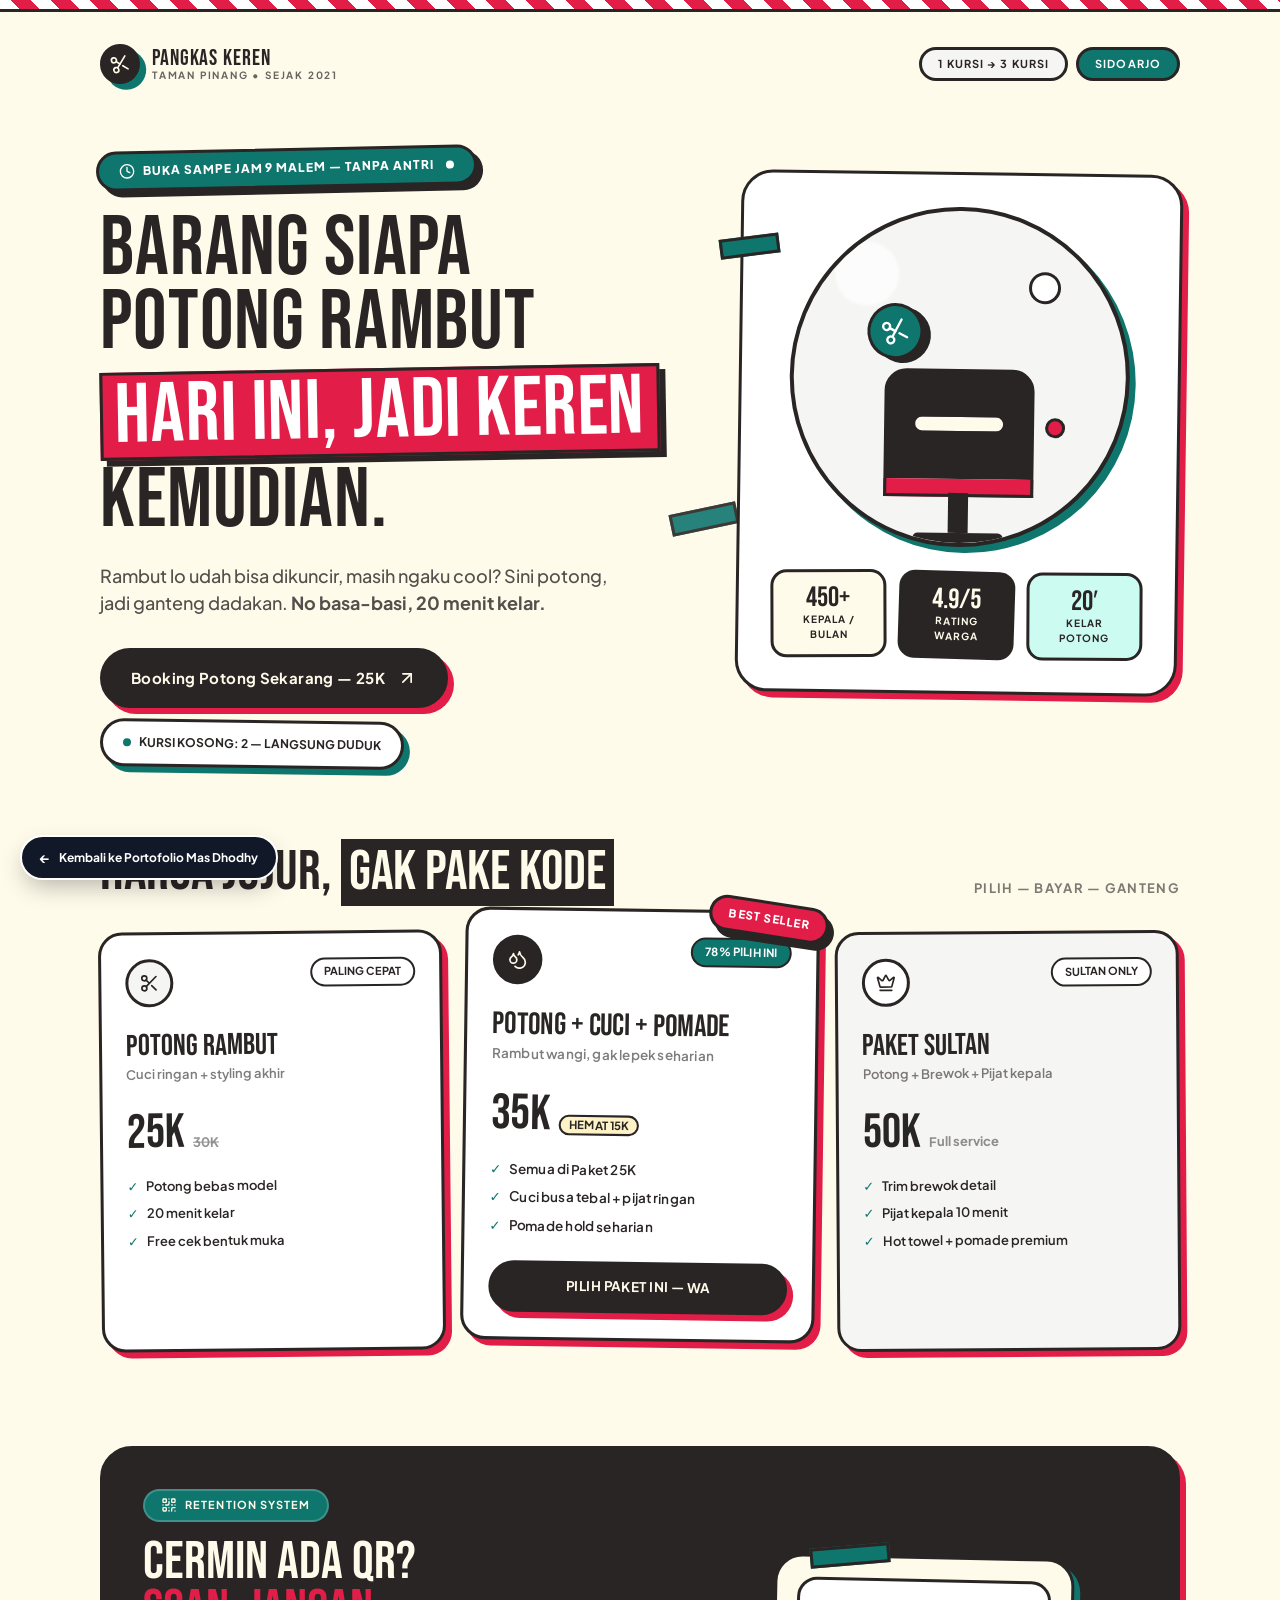
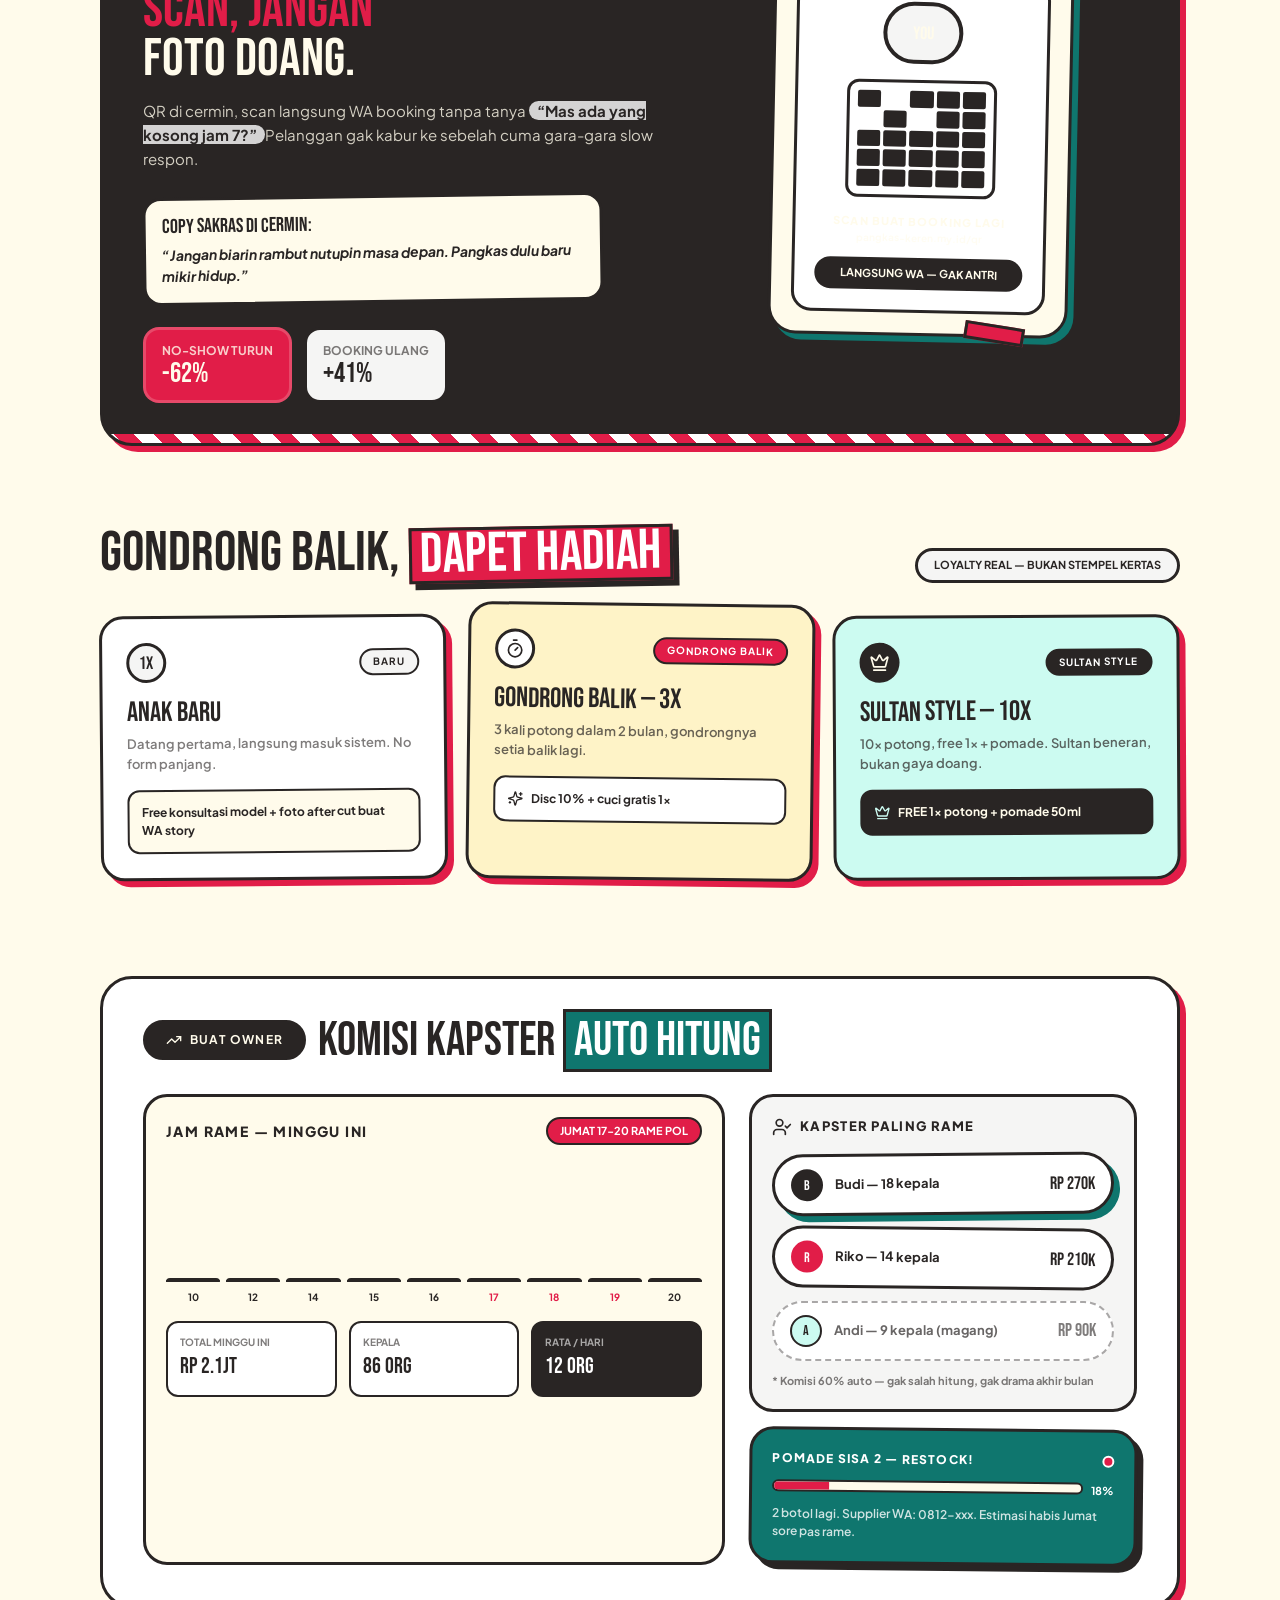
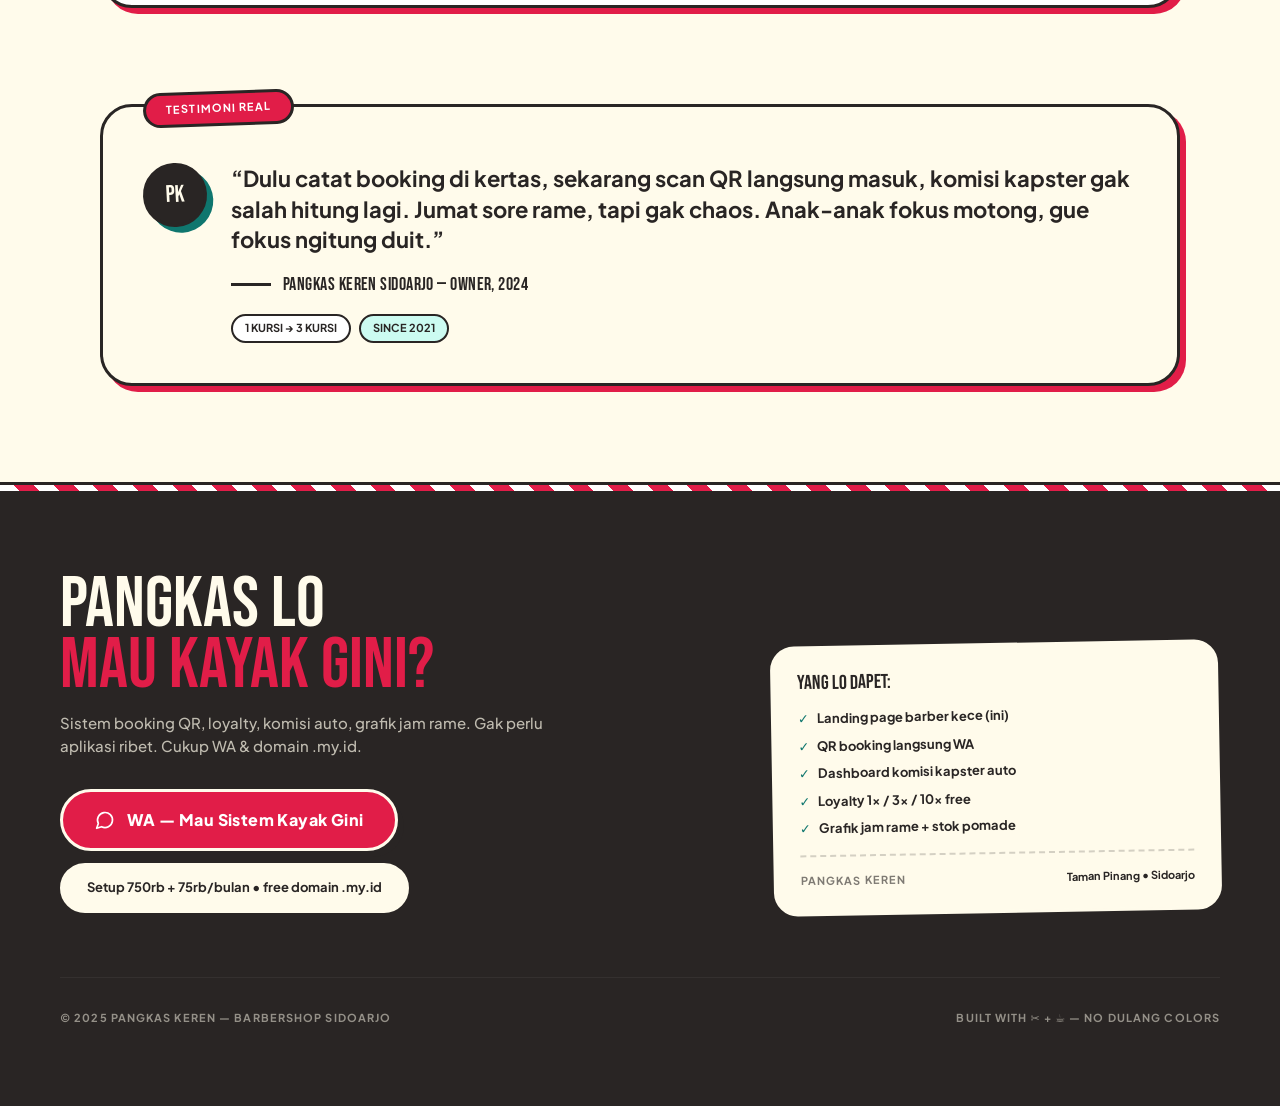
<file: BAHAN/4. Pangkas-Keren-Barbershop-Landing.html>
<!DOCTYPE html>
<html lang="en">
<head>
  <meta charset="UTF-8">
  <meta name="viewport" content="width=device-width, initial-scale=1">
  <title>React Artifact</title>
  <style>*,:after,:before{--tw-border-spacing-x:0;--tw-border-spacing-y:0;--tw-translate-x:0;--tw-translate-y:0;--tw-rotate:0;--tw-skew-x:0;--tw-skew-y:0;--tw-scale-x:1;--tw-scale-y:1;--tw-pan-x: ;--tw-pan-y: ;--tw-pinch-zoom: ;--tw-scroll-snap-strictness:proximity;--tw-gradient-from-position: ;--tw-gradient-via-position: ;--tw-gradient-to-position: ;--tw-ordinal: ;--tw-slashed-zero: ;--tw-numeric-figure: ;--tw-numeric-spacing: ;--tw-numeric-fraction: ;--tw-ring-inset: ;--tw-ring-offset-width:0px;--tw-ring-offset-color:#fff;--tw-ring-color:rgba(59,130,246,.5);--tw-ring-offset-shadow:0 0 #0000;--tw-ring-shadow:0 0 #0000;--tw-shadow:0 0 #0000;--tw-shadow-colored:0 0 #0000;--tw-blur: ;--tw-brightness: ;--tw-contrast: ;--tw-grayscale: ;--tw-hue-rotate: ;--tw-invert: ;--tw-saturate: ;--tw-sepia: ;--tw-drop-shadow: ;--tw-backdrop-blur: ;--tw-backdrop-brightness: ;--tw-backdrop-contrast: ;--tw-backdrop-grayscale: ;--tw-backdrop-hue-rotate: ;--tw-backdrop-invert: ;--tw-backdrop-opacity: ;--tw-backdrop-saturate: ;--tw-backdrop-sepia: ;--tw-contain-size: ;--tw-contain-layout: ;--tw-contain-paint: ;--tw-contain-style: }::backdrop{--tw-border-spacing-x:0;--tw-border-spacing-y:0;--tw-translate-x:0;--tw-translate-y:0;--tw-rotate:0;--tw-skew-x:0;--tw-skew-y:0;--tw-scale-x:1;--tw-scale-y:1;--tw-pan-x: ;--tw-pan-y: ;--tw-pinch-zoom: ;--tw-scroll-snap-strictness:proximity;--tw-gradient-from-position: ;--tw-gradient-via-position: ;--tw-gradient-to-position: ;--tw-ordinal: ;--tw-slashed-zero: ;--tw-numeric-figure: ;--tw-numeric-spacing: ;--tw-numeric-fraction: ;--tw-ring-inset: ;--tw-ring-offset-width:0px;--tw-ring-offset-color:#fff;--tw-ring-color:rgba(59,130,246,.5);--tw-ring-offset-shadow:0 0 #0000;--tw-ring-shadow:0 0 #0000;--tw-shadow:0 0 #0000;--tw-shadow-colored:0 0 #0000;--tw-blur: ;--tw-brightness: ;--tw-contrast: ;--tw-grayscale: ;--tw-hue-rotate: ;--tw-invert: ;--tw-saturate: ;--tw-sepia: ;--tw-drop-shadow: ;--tw-backdrop-blur: ;--tw-backdrop-brightness: ;--tw-backdrop-contrast: ;--tw-backdrop-grayscale: ;--tw-backdrop-hue-rotate: ;--tw-backdrop-invert: ;--tw-backdrop-opacity: ;--tw-backdrop-saturate: ;--tw-backdrop-sepia: ;--tw-contain-size: ;--tw-contain-layout: ;--tw-contain-paint: ;--tw-contain-style: }/*! tailwindcss v3.4.18 | MIT License | https://tailwindcss.com*/*,:after,:before{box-sizing:border-box;border:0 solid #e5e7eb}:after,:before{--tw-content:""}:host,html{line-height:1.5;-webkit-text-size-adjust:100%;-moz-tab-size:4;-o-tab-size:4;tab-size:4;font-family:ui-sans-serif,system-ui,sans-serif,Apple Color Emoji,Segoe UI Emoji,Segoe UI Symbol,Noto Color Emoji;font-feature-settings:normal;font-variation-settings:normal;-webkit-tap-highlight-color:transparent}body{line-height:inherit}hr{height:0;color:inherit;border-top-width:1px}abbr:where([title]){-webkit-text-decoration:underline dotted;text-decoration:underline dotted}h1,h2,h3,h4,h5,h6{font-size:inherit;font-weight:inherit}a{color:inherit;text-decoration:inherit}b,strong{font-weight:bolder}code,kbd,pre,samp{font-family:ui-monospace,SFMono-Regular,Menlo,Monaco,Consolas,Liberation Mono,Courier New,monospace;font-feature-settings:normal;font-variation-settings:normal;font-size:1em}small{font-size:80%}sub,sup{font-size:75%;line-height:0;position:relative;vertical-align:baseline}sub{bottom:-.25em}sup{top:-.5em}table{text-indent:0;border-color:inherit;border-collapse:collapse}button,input,optgroup,select,textarea{font-family:inherit;font-feature-settings:inherit;font-variation-settings:inherit;font-size:100%;font-weight:inherit;line-height:inherit;letter-spacing:inherit;color:inherit;margin:0;padding:0}button,select{text-transform:none}button,input:where([type=button]),input:where([type=reset]),input:where([type=submit]){-webkit-appearance:button;background-color:transparent;background-image:none}:-moz-focusring{outline:auto}:-moz-ui-invalid{box-shadow:none}progress{vertical-align:baseline}::-webkit-inner-spin-button,::-webkit-outer-spin-button{height:auto}[type=search]{-webkit-appearance:textfield;outline-offset:-2px}::-webkit-search-decoration{-webkit-appearance:none}::-webkit-file-upload-button{-webkit-appearance:button;font:inherit}summary{display:list-item}blockquote,dd,dl,figure,h1,h2,h3,h4,h5,h6,hr,p,pre{margin:0}fieldset{margin:0}fieldset,legend{padding:0}menu,ol,ul{list-style:none;margin:0;padding:0}dialog{padding:0}textarea{resize:vertical}input::-moz-placeholder,textarea::-moz-placeholder{opacity:1;color:#9ca3af}input::placeholder,textarea::placeholder{opacity:1;color:#9ca3af}[role=button],button{cursor:pointer}:disabled{cursor:default}audio,canvas,embed,iframe,img,object,svg,video{display:block;vertical-align:middle}img,video{max-width:100%;height:auto}[hidden]:where(:not([hidden=until-found])){display:none}.absolute{position:absolute}.relative{position:relative}.sticky{position:sticky}.-bottom-2{bottom:-.5rem}.-left-6{left:-1.5rem}.-right-10{right:-2.5rem}.-right-3{right:-.75rem}.-top-3{top:-.75rem}.-top-4{top:-1rem}.bottom-0{bottom:0}.bottom-\[32\%\]{bottom:32%}.left-0{left:0}.left-1\/2{left:50%}.left-10{left:2.5rem}.left-6{left:1.5rem}.left-8{left:2rem}.left-\[22\%\]{left:22%}.right-0{right:0}.right-10{right:2.5rem}.right-\[18\%\]{right:18%}.right-\[20\%\]{right:20%}.top-0{top:0}.top-10{top:2.5rem}.top-16{top:4rem}.top-8{top:2rem}.top-\[18\%\]{top:18%}.top-\[28\%\]{top:28%}.top-\[58\%\]{top:58%}.-z-10{z-index:-10}.z-50{z-index:50}.mx-auto{margin-left:auto;margin-right:auto}.-ml-1{margin-left:-.25rem}.-mt-1{margin-top:-.25rem}.mb-4{margin-bottom:1rem}.mb-5{margin-bottom:1.25rem}.mb-6{margin-bottom:1.5rem}.mb-8{margin-bottom:2rem}.ml-1{margin-left:.25rem}.mt-1{margin-top:.25rem}.mt-16{margin-top:4rem}.mt-2{margin-top:.5rem}.mt-3{margin-top:.75rem}.mt-4{margin-top:1rem}.mt-5{margin-top:1.25rem}.mt-6{margin-top:1.5rem}.mt-8{margin-top:2rem}.block{display:block}.inline-block{display:inline-block}.flex{display:flex}.inline-flex{display:inline-flex}.grid{display:grid}.hidden{display:none}.h-10{height:2.5rem}.h-12{height:3rem}.h-14{height:3.5rem}.h-16{height:4rem}.h-2{height:.5rem}.h-20{height:5rem}.h-3{height:.75rem}.h-4{height:1rem}.h-5{height:1.25rem}.h-7{height:1.75rem}.h-8{height:2rem}.h-\[10px\]{height:10px}.h-\[110px\]{height:110px}.h-\[140px\]{height:140px}.h-\[14px\]{height:14px}.h-\[150px\]{height:150px}.h-\[18px\]{height:18px}.h-\[20px\]{height:20px}.h-\[22px\]{height:22px}.h-\[280px\]{height:280px}.h-\[380px\]{height:380px}.h-\[3px\]{height:3px}.h-\[40px\]{height:40px}.h-full{height:100%}.min-h-screen{min-height:100vh}.w-10{width:2.5rem}.w-12{width:3rem}.w-14{width:3.5rem}.w-16{width:4rem}.w-2{width:.5rem}.w-20{width:5rem}.w-3{width:.75rem}.w-4{width:1rem}.w-5{width:1.25rem}.w-7{width:1.75rem}.w-8{width:2rem}.w-\[150px\]{width:150px}.w-\[18\%\]{width:18%}.w-\[20px\]{width:20px}.w-\[280px\]{width:280px}.w-\[300px\]{width:300px}.w-\[60px\]{width:60px}.w-\[68px\]{width:68px}.w-\[80px\]{width:80px}.w-\[88px\]{width:88px}.w-\[90px\]{width:90px}.w-full{width:100%}.max-w-\[1160px\]{max-width:1160px}.max-w-\[460px\]{max-width:460px}.max-w-\[520px\]{max-width:520px}.flex-1{flex:1 1 0%}.-translate-x-1\/2{--tw-translate-x:-50%}.-rotate-1,.-translate-x-1\/2{transform:translate(var(--tw-translate-x),var(--tw-translate-y)) rotate(var(--tw-rotate)) skewX(var(--tw-skew-x)) skewY(var(--tw-skew-y)) scaleX(var(--tw-scale-x)) scaleY(var(--tw-scale-y))}.-rotate-1{--tw-rotate:-1deg}.-rotate-12{--tw-rotate:-12deg}.-rotate-12,.-rotate-2{transform:translate(var(--tw-translate-x),var(--tw-translate-y)) rotate(var(--tw-rotate)) skewX(var(--tw-skew-x)) skewY(var(--tw-skew-y)) scaleX(var(--tw-scale-x)) scaleY(var(--tw-scale-y))}.-rotate-2{--tw-rotate:-2deg}.rotate-\[-0\.3deg\]{--tw-rotate:-0.3deg}.rotate-\[-0\.3deg\],.rotate-\[-0\.4deg\]{transform:translate(var(--tw-translate-x),var(--tw-translate-y)) rotate(var(--tw-rotate)) skewX(var(--tw-skew-x)) skewY(var(--tw-skew-y)) scaleX(var(--tw-scale-x)) scaleY(var(--tw-scale-y))}.rotate-\[-0\.4deg\]{--tw-rotate:-0.4deg}.rotate-\[-0\.5deg\]{--tw-rotate:-0.5deg}.rotate-\[-0\.5deg\],.rotate-\[-0\.6deg\]{transform:translate(var(--tw-translate-x),var(--tw-translate-y)) rotate(var(--tw-rotate)) skewX(var(--tw-skew-x)) skewY(var(--tw-skew-y)) scaleX(var(--tw-scale-x)) scaleY(var(--tw-scale-y))}.rotate-\[-0\.6deg\]{--tw-rotate:-0.6deg}.rotate-\[-0\.8deg\]{--tw-rotate:-0.8deg}.rotate-\[-0\.8deg\],.rotate-\[-1\.2deg\]{transform:translate(var(--tw-translate-x),var(--tw-translate-y)) rotate(var(--tw-rotate)) skewX(var(--tw-skew-x)) skewY(var(--tw-skew-y)) scaleX(var(--tw-scale-x)) scaleY(var(--tw-scale-y))}.rotate-\[-1\.2deg\]{--tw-rotate:-1.2deg}.rotate-\[-12deg\]{--tw-rotate:-12deg}.rotate-\[-12deg\],.rotate-\[-18deg\]{transform:translate(var(--tw-translate-x),var(--tw-translate-y)) rotate(var(--tw-rotate)) skewX(var(--tw-skew-x)) skewY(var(--tw-skew-y)) scaleX(var(--tw-scale-x)) scaleY(var(--tw-scale-y))}.rotate-\[-18deg\]{--tw-rotate:-18deg}.rotate-\[-1deg\]{--tw-rotate:-1deg}.rotate-\[-1deg\],.rotate-\[-2\.5deg\]{transform:translate(var(--tw-translate-x),var(--tw-translate-y)) rotate(var(--tw-rotate)) skewX(var(--tw-skew-x)) skewY(var(--tw-skew-y)) scaleX(var(--tw-scale-x)) scaleY(var(--tw-scale-y))}.rotate-\[-2\.5deg\]{--tw-rotate:-2.5deg}.rotate-\[-2deg\]{--tw-rotate:-2deg}.rotate-\[-2deg\],.rotate-\[-3deg\]{transform:translate(var(--tw-translate-x),var(--tw-translate-y)) rotate(var(--tw-rotate)) skewX(var(--tw-skew-x)) skewY(var(--tw-skew-y)) scaleX(var(--tw-scale-x)) scaleY(var(--tw-scale-y))}.rotate-\[-3deg\]{--tw-rotate:-3deg}.rotate-\[-6deg\]{--tw-rotate:-6deg}.rotate-\[-6deg\],.rotate-\[-8deg\]{transform:translate(var(--tw-translate-x),var(--tw-translate-y)) rotate(var(--tw-rotate)) skewX(var(--tw-skew-x)) skewY(var(--tw-skew-y)) scaleX(var(--tw-scale-x)) scaleY(var(--tw-scale-y))}.rotate-\[-8deg\]{--tw-rotate:-8deg}.rotate-\[0\.6deg\]{--tw-rotate:0.6deg}.rotate-\[0\.6deg\],.rotate-\[0\.7deg\]{transform:translate(var(--tw-translate-x),var(--tw-translate-y)) rotate(var(--tw-rotate)) skewX(var(--tw-skew-x)) skewY(var(--tw-skew-y)) scaleX(var(--tw-scale-x)) scaleY(var(--tw-scale-y))}.rotate-\[0\.7deg\]{--tw-rotate:0.7deg}.rotate-\[0\.8deg\]{--tw-rotate:0.8deg}.rotate-\[0\.8deg\],.rotate-\[1\.2deg\]{transform:translate(var(--tw-translate-x),var(--tw-translate-y)) rotate(var(--tw-rotate)) skewX(var(--tw-skew-x)) skewY(var(--tw-skew-y)) scaleX(var(--tw-scale-x)) scaleY(var(--tw-scale-y))}.rotate-\[1\.2deg\]{--tw-rotate:1.2deg}.rotate-\[1deg\]{--tw-rotate:1deg}.rotate-\[1deg\],.rotate-\[8deg\]{transform:translate(var(--tw-translate-x),var(--tw-translate-y)) rotate(var(--tw-rotate)) skewX(var(--tw-skew-x)) skewY(var(--tw-skew-y)) scaleX(var(--tw-scale-x)) scaleY(var(--tw-scale-y))}.rotate-\[8deg\]{--tw-rotate:8deg}.scale-\[1\.02\]{--tw-scale-x:1.02;--tw-scale-y:1.02}.scale-\[1\.02\],.scale-\[1\.03\]{transform:translate(var(--tw-translate-x),var(--tw-translate-y)) rotate(var(--tw-rotate)) skewX(var(--tw-skew-x)) skewY(var(--tw-skew-y)) scaleX(var(--tw-scale-x)) scaleY(var(--tw-scale-y))}.scale-\[1\.03\]{--tw-scale-x:1.03;--tw-scale-y:1.03}@keyframes pulse{50%{opacity:.5}}.animate-pulse{animation:pulse 2s cubic-bezier(.4,0,.6,1) infinite}.grid-cols-3{grid-template-columns:repeat(3,minmax(0,1fr))}.grid-cols-5{grid-template-columns:repeat(5,minmax(0,1fr))}.flex-col{flex-direction:column}.flex-wrap{flex-wrap:wrap}.items-start{align-items:flex-start}.items-end{align-items:flex-end}.items-center{align-items:center}.items-baseline{align-items:baseline}.justify-center{justify-content:center}.justify-between{justify-content:space-between}.gap-10{gap:2.5rem}.gap-2{gap:.5rem}.gap-3{gap:.75rem}.gap-4{gap:1rem}.gap-5{gap:1.25rem}.gap-6{gap:1.5rem}.gap-8{gap:2rem}.gap-\[3px\]{gap:3px}.gap-\[6px\]{gap:6px}.space-y-2>:not([hidden])~:not([hidden]){--tw-space-y-reverse:0;margin-top:calc(.5rem*(1 - var(--tw-space-y-reverse)));margin-bottom:calc(.5rem*var(--tw-space-y-reverse))}.space-y-3>:not([hidden])~:not([hidden]){--tw-space-y-reverse:0;margin-top:calc(.75rem*(1 - var(--tw-space-y-reverse)));margin-bottom:calc(.75rem*var(--tw-space-y-reverse))}.space-y-4>:not([hidden])~:not([hidden]){--tw-space-y-reverse:0;margin-top:calc(1rem*(1 - var(--tw-space-y-reverse)));margin-bottom:calc(1rem*var(--tw-space-y-reverse))}.overflow-hidden{overflow:hidden}.overflow-x-hidden{overflow-x:hidden}.rounded-2xl{border-radius:1rem}.rounded-\[18px\]{border-radius:18px}.rounded-\[20px\]{border-radius:20px}.rounded-\[24px\]{border-radius:24px}.rounded-\[28px\]{border-radius:28px}.rounded-\[2px\]{border-radius:2px}.rounded-\[32px\]{border-radius:32px}.rounded-full{border-radius:9999px}.rounded-xl{border-radius:.75rem}.rounded-t-\[22px\]{border-top-left-radius:22px;border-top-right-radius:22px}.rounded-t-\[8px\]{border-top-left-radius:8px;border-top-right-radius:8px}.border-2,.border-\[2px\]{border-width:2px}.border-\[3px\]{border-width:3px}.border-\[4px\]{border-width:4px}.border-x-\[3px\]{border-left-width:3px;border-right-width:3px}.border-y-\[3px\]{border-top-width:3px}.border-b-\[3px\],.border-y-\[3px\]{border-bottom-width:3px}.border-t{border-top-width:1px}.border-t-\[2px\]{border-top-width:2px}.border-t-\[3px\]{border-top-width:3px}.border-dashed{border-style:dashed}.border-\[\#292524\]{--tw-border-opacity:1;border-color:rgb(41 37 36/var(--tw-border-opacity,1))}.border-\[\#292524\]\/20{border-color:rgba(41,37,36,.2)}.border-\[\#292524\]\/40{border-color:rgba(41,37,36,.4)}.border-\[\#FFFBEB\]{--tw-border-opacity:1;border-color:rgb(255 251 235/var(--tw-border-opacity,1))}.border-\[\#FFFBEB\]\/20{border-color:rgba(255,251,235,.2)}.border-white{--tw-border-opacity:1;border-color:rgb(255 255 255/var(--tw-border-opacity,1))}.border-white\/10{border-color:hsla(0,0%,100%,.1)}.border-white\/20{border-color:hsla(0,0%,100%,.2)}.bg-\[\#0F766E\]{--tw-bg-opacity:1;background-color:rgb(15 118 110/var(--tw-bg-opacity,1))}.bg-\[\#292524\]{--tw-bg-opacity:1;background-color:rgb(41 37 36/var(--tw-bg-opacity,1))}.bg-\[\#CCFBF1\]{--tw-bg-opacity:1;background-color:rgb(204 251 241/var(--tw-bg-opacity,1))}.bg-\[\#E11D48\]{--tw-bg-opacity:1;background-color:rgb(225 29 72/var(--tw-bg-opacity,1))}.bg-\[\#F5F5F4\]{--tw-bg-opacity:1;background-color:rgb(245 245 244/var(--tw-bg-opacity,1))}.bg-\[\#FEF3C7\]{--tw-bg-opacity:1;background-color:rgb(254 243 199/var(--tw-bg-opacity,1))}.bg-\[\#FFFBEB\]{--tw-bg-opacity:1;background-color:rgb(255 251 235/var(--tw-bg-opacity,1))}.bg-white{--tw-bg-opacity:1;background-color:rgb(255 255 255/var(--tw-bg-opacity,1))}.bg-white\/70{background-color:hsla(0,0%,100%,.7)}.p-2{padding:.5rem}.p-3{padding:.75rem}.p-4{padding:1rem}.p-5{padding:1.25rem}.p-6{padding:1.5rem}.px-2{padding-left:.5rem;padding-right:.5rem}.px-3{padding-left:.75rem;padding-right:.75rem}.px-4{padding-left:1rem;padding-right:1rem}.px-5{padding-left:1.25rem;padding-right:1.25rem}.px-6{padding-left:1.5rem;padding-right:1.5rem}.px-7{padding-left:1.75rem;padding-right:1.75rem}.px-8{padding-left:2rem;padding-right:2rem}.py-1{padding-top:.25rem;padding-bottom:.25rem}.py-1\.5{padding-top:.375rem;padding-bottom:.375rem}.py-16{padding-top:4rem;padding-bottom:4rem}.py-2{padding-top:.5rem;padding-bottom:.5rem}.py-3{padding-top:.75rem;padding-bottom:.75rem}.py-4{padding-top:1rem;padding-bottom:1rem}.pb-2{padding-bottom:.5rem}.pb-20{padding-bottom:5rem}.pb-24{padding-bottom:6rem}.pt-4{padding-top:1rem}.pt-8{padding-top:2rem}.text-center{text-align:center}.text-\[10px\]{font-size:10px}.text-\[11px\]{font-size:11px}.text-\[12px\]{font-size:12px}.text-\[13px\]{font-size:13px}.text-\[14px\]{font-size:14px}.text-\[15px\]{font-size:15px}.text-\[16px\]{font-size:16px}.text-\[17px\]{font-size:17px}.text-\[18px\]{font-size:18px}.text-\[20px\]{font-size:20px}.text-\[22px\]{font-size:22px}.text-\[24px\]{font-size:24px}.text-\[28px\]{font-size:28px}.text-\[30px\]{font-size:30px}.text-\[36px\]{font-size:36px}.text-\[44px\]{font-size:44px}.text-\[48px\]{font-size:48px}.text-\[52px\]{font-size:52px}.font-bold{font-weight:700}.font-extrabold{font-weight:800}.font-medium{font-weight:500}.font-semibold{font-weight:600}.uppercase{text-transform:uppercase}.italic{font-style:italic}.leading-\[0\.85\]{line-height:.85}.leading-\[0\.88\]{line-height:.88}.leading-\[0\.9\]{line-height:.9}.leading-\[1\.4\]{line-height:1.4}.leading-\[1\.5\]{line-height:1.5}.leading-\[1\.6\]{line-height:1.6}.leading-none{line-height:1}.tracking-\[0\.01em\]{letter-spacing:.01em}.tracking-\[0\.04em\]{letter-spacing:.04em}.tracking-\[0\.08em\]{letter-spacing:.08em}.tracking-\[0\.18em\]{letter-spacing:.18em}.tracking-wide{letter-spacing:.025em}.tracking-widest{letter-spacing:.1em}.text-\[\#0F766E\]{--tw-text-opacity:1;color:rgb(15 118 110/var(--tw-text-opacity,1))}.text-\[\#292524\]{--tw-text-opacity:1;color:rgb(41 37 36/var(--tw-text-opacity,1))}.text-\[\#CCFBF1\]{--tw-text-opacity:1;color:rgb(204 251 241/var(--tw-text-opacity,1))}.text-\[\#E11D48\]{--tw-text-opacity:1;color:rgb(225 29 72/var(--tw-text-opacity,1))}.text-\[\#FFFBEB\]{--tw-text-opacity:1;color:rgb(255 251 235/var(--tw-text-opacity,1))}.text-white{--tw-text-opacity:1;color:rgb(255 255 255/var(--tw-text-opacity,1))}.line-through{text-decoration-line:line-through}.opacity-50{opacity:.5}.opacity-60{opacity:.6}.opacity-70{opacity:.7}.opacity-80{opacity:.8}.opacity-90{opacity:.9}.blur-\[1px\]{--tw-blur:blur(1px);filter:var(--tw-blur) var(--tw-brightness) var(--tw-contrast) var(--tw-grayscale) var(--tw-hue-rotate) var(--tw-invert) var(--tw-saturate) var(--tw-sepia) var(--tw-drop-shadow)}.transition{transition-property:color,background-color,border-color,text-decoration-color,fill,stroke,opacity,box-shadow,transform,filter,backdrop-filter;transition-timing-function:cubic-bezier(.4,0,.2,1);transition-duration:.15s}.transition-all{transition-property:all;transition-timing-function:cubic-bezier(.4,0,.2,1);transition-duration:.15s}#root,body,html{min-height:100%}body{margin:0;font-family:Inter,ui-sans-serif,system-ui,-apple-system,BlinkMacSystemFont,Segoe UI,sans-serif}[role=button]:not([aria-disabled=true]),button:not(:disabled),label[for],select:not(:disabled),summary{cursor:pointer}.selection\:bg-\[\#E11D48\] ::-moz-selection{--tw-bg-opacity:1;background-color:rgb(225 29 72/var(--tw-bg-opacity,1))}.selection\:bg-\[\#E11D48\] ::selection{--tw-bg-opacity:1;background-color:rgb(225 29 72/var(--tw-bg-opacity,1))}.selection\:text-white ::-moz-selection{--tw-text-opacity:1;color:rgb(255 255 255/var(--tw-text-opacity,1))}.selection\:text-white ::selection{--tw-text-opacity:1;color:rgb(255 255 255/var(--tw-text-opacity,1))}.selection\:bg-\[\#E11D48\]::-moz-selection{--tw-bg-opacity:1;background-color:rgb(225 29 72/var(--tw-bg-opacity,1))}.selection\:bg-\[\#E11D48\]::selection{--tw-bg-opacity:1;background-color:rgb(225 29 72/var(--tw-bg-opacity,1))}.selection\:text-white::-moz-selection{--tw-text-opacity:1;color:rgb(255 255 255/var(--tw-text-opacity,1))}.selection\:text-white::selection{--tw-text-opacity:1;color:rgb(255 255 255/var(--tw-text-opacity,1))}.hover\:translate-x-\[1px\]:hover{--tw-translate-x:1px}.hover\:translate-x-\[1px\]:hover,.hover\:translate-y-\[1px\]:hover{transform:translate(var(--tw-translate-x),var(--tw-translate-y)) rotate(var(--tw-rotate)) skewX(var(--tw-skew-x)) skewY(var(--tw-skew-y)) scaleX(var(--tw-scale-x)) scaleY(var(--tw-scale-y))}.hover\:translate-y-\[1px\]:hover{--tw-translate-y:1px}.hover\:shadow-\[3px_3px_0px_\#E11D48\]:hover{--tw-shadow:3px 3px 0px #e11d48;--tw-shadow-colored:3px 3px 0px var(--tw-shadow-color);box-shadow:var(--tw-ring-offset-shadow,0 0 #0000),var(--tw-ring-shadow,0 0 #0000),var(--tw-shadow)}.hover\:shadow-\[4px_4px_0px_\#E11D48\]:hover{--tw-shadow:4px 4px 0px #e11d48;--tw-shadow-colored:4px 4px 0px var(--tw-shadow-color)}.hover\:shadow-\[4px_4px_0px_\#E11D48\]:hover,.hover\:shadow-\[4px_4px_0px_\#FFFBEB\]:hover{box-shadow:var(--tw-ring-offset-shadow,0 0 #0000),var(--tw-ring-shadow,0 0 #0000),var(--tw-shadow)}.hover\:shadow-\[4px_4px_0px_\#FFFBEB\]:hover{--tw-shadow:4px 4px 0px #fffbeb;--tw-shadow-colored:4px 4px 0px var(--tw-shadow-color)}@media (min-width:640px){.sm\:text-\[66px\]{font-size:66px}}@media (min-width:768px){.md\:-mt-3{margin-top:-.75rem}.md\:-mt-4{margin-top:-1rem}.md\:mb-4{margin-bottom:1rem}.md\:block{display:block}.md\:flex{display:flex}.md\:h-\[340px\]{height:340px}.md\:w-\[340px\]{width:340px}.md\:grid-cols-3{grid-template-columns:repeat(3,minmax(0,1fr))}.md\:grid-cols-\[1\.15fr_0\.85fr\]{grid-template-columns:1.15fr .85fr}.md\:grid-cols-\[1\.1fr_0\.9fr\]{grid-template-columns:1.1fr .9fr}.md\:grid-cols-\[1\.2fr_0\.8fr\]{grid-template-columns:1.2fr .8fr}.md\:grid-cols-\[auto_1fr\]{grid-template-columns:auto 1fr}.md\:p-10{padding:2.5rem}.md\:p-8{padding:2rem}.md\:px-10{padding-left:2.5rem;padding-right:2.5rem}.md\:py-20{padding-top:5rem;padding-bottom:5rem}.md\:pt-14{padding-top:3.5rem}.md\:pt-6{padding-top:1.5rem}.md\:text-\[18px\]{font-size:18px}.md\:text-\[22px\]{font-size:22px}.md\:text-\[48px\]{font-size:48px}.md\:text-\[54px\]{font-size:54px}.md\:text-\[56px\]{font-size:56px}.md\:text-\[72px\]{font-size:72px}.md\:text-\[84px\]{font-size:84px}}</style>
</head>
<body>
  <div id="root"></div>
  
  <script type="module">var oc=Object.create;var{getPrototypeOf:ic,defineProperty:$l,getOwnPropertyNames:uc}=Object;var ac=Object.prototype.hasOwnProperty;var Me=(e,t,n)=>{n=e!=null?oc(ic(e)):{};let r=t||!e||!e.__esModule?$l(n,"default",{value:e,enumerable:!0}):n;for(let l of uc(e))if(!ac.call(r,l))$l(r,l,{get:()=>e[l],enumerable:!0});return r};var xr=(e,t)=>()=>(t||e((t={exports:{}}).exports,t),t.exports);var sc=(e,t)=>{for(var n in t)$l(e,n,{get:t[n],enumerable:!0,configurable:!0,set:(r)=>t[n]=()=>r})};var dc=(e,t)=>()=>(e&&(t=e(e=0)),t);var gt=xr((Fc)=>{var mn=Symbol.for("react.element"),cc=Symbol.for("react.portal"),fc=Symbol.for("react.fragment"),pc=Symbol.for("react.strict_mode"),mc=Symbol.for("react.profiler"),vc=Symbol.for("react.provider"),hc=Symbol.for("react.context"),gc=Symbol.for("react.forward_ref"),yc=Symbol.for("react.suspense"),xc=Symbol.for("react.memo"),wc=Symbol.for("react.lazy"),pu=Symbol.iterator;function Nc(e){if(e===null||typeof e!=="object")return null;return e=pu&&e[pu]||e["@@iterator"],typeof e==="function"?e:null}var hu={isMounted:function(){return!1},enqueueForceUpdate:function(){},enqueueReplaceState:function(){},enqueueSetState:function(){}},gu=Object.assign,yu={};function It(e,t,n){this.props=e,this.context=t,this.refs=yu,this.updater=n||hu}It.prototype.isReactComponent={};It.prototype.setState=function(e,t){if(typeof e!=="object"&&typeof e!=="function"&&e!=null)throw Error("setState(...): takes an object of state variables to update or a function which returns an object of state variables.");this.updater.enqueueSetState(this,e,t,"setState")};It.prototype.forceUpdate=function(e){this.updater.enqueueForceUpdate(this,e,"forceUpdate")};function xu(){}xu.prototype=It.prototype;function Ql(e,t,n){this.props=e,this.context=t,this.refs=yu,this.updater=n||hu}var Gl=Ql.prototype=new xu;Gl.constructor=Ql;gu(Gl,It.prototype);Gl.isPureReactComponent=!0;var mu=Array.isArray,wu=Object.prototype.hasOwnProperty,Yl={current:null},Nu={key:!0,ref:!0,__self:!0,__source:!0};function ku(e,t,n){var r,l={},o=null,i=null;if(t!=null)for(r in t.ref!==void 0&&(i=t.ref),t.key!==void 0&&(o=""+t.key),t)wu.call(t,r)&&!Nu.hasOwnProperty(r)&&(l[r]=t[r]);var u=arguments.length-2;if(u===1)l.children=n;else if(1<u){for(var a=Array(u),c=0;c<u;c++)a[c]=arguments[c+2];l.children=a}if(e&&e.defaultProps)for(r in u=e.defaultProps,u)l[r]===void 0&&(l[r]=u[r]);return{$$typeof:mn,type:e,key:o,ref:i,props:l,_owner:Yl.current}}function kc(e,t){return{$$typeof:mn,type:e.type,key:t,ref:e.ref,props:e.props,_owner:e._owner}}function Xl(e){return typeof e==="object"&&e!==null&&e.$$typeof===mn}function Sc(e){var t={"=":"=0",":":"=2"};return"$"+e.replace(/[=:]/g,function(n){return t[n]})}var vu=/\/+/g;function Wl(e,t){return typeof e==="object"&&e!==null&&e.key!=null?Sc(""+e.key):t.toString(36)}function Nr(e,t,n,r,l){var o=typeof e;if(o==="undefined"||o==="boolean")e=null;var i=!1;if(e===null)i=!0;else switch(o){case"string":case"number":i=!0;break;case"object":switch(e.$$typeof){case mn:case cc:i=!0}}if(i)return i=e,l=l(i),e=r===""?"."+Wl(i,0):r,mu(l)?(n="",e!=null&&(n=e.replace(vu,"$&/")+"/"),Nr(l,t,n,"",function(c){return c})):l!=null&&(Xl(l)&&(l=kc(l,n+(!l.key||i&&i.key===l.key?"":(""+l.key).replace(vu,"$&/")+"/")+e)),t.push(l)),1;if(i=0,r=r===""?".":r+":",mu(e))for(var u=0;u<e.length;u++){o=e[u];var a=r+Wl(o,u);i+=Nr(o,t,n,a,l)}else if(a=Nc(e),typeof a==="function")for(e=a.call(e),u=0;!(o=e.next()).done;)o=o.value,a=r+Wl(o,u++),i+=Nr(o,t,n,a,l);else if(o==="object")throw t=String(e),Error("Objects are not valid as a React child (found: "+(t==="[object Object]"?"object with keys {"+Object.keys(e).join(", ")+"}":t)+"). If you meant to render a collection of children, use an array instead.");return i}function wr(e,t,n){if(e==null)return e;var r=[],l=0;return Nr(e,r,"","",function(o){return t.call(n,o,l++)}),r}function Ec(e){if(e._status===-1){var t=e._result;t=t(),t.then(function(n){if(e._status===0||e._status===-1)e._status=1,e._result=n},function(n){if(e._status===0||e._status===-1)e._status=2,e._result=n}),e._status===-1&&(e._status=0,e._result=t)}if(e._status===1)return e._result.default;throw e._result}var re={current:null},kr={transition:null},Cc={ReactCurrentDispatcher:re,ReactCurrentBatchConfig:kr,ReactCurrentOwner:Yl};function Su(){throw Error("act(...) is not supported in production builds of React.")}Fc.Children={map:wr,forEach:function(e,t,n){wr(e,function(){t.apply(this,arguments)},n)},count:function(e){var t=0;return wr(e,function(){t++}),t},toArray:function(e){return wr(e,function(t){return t})||[]},only:function(e){if(!Xl(e))throw Error("React.Children.only expected to receive a single React element child.");return e}};Fc.Component=It;Fc.Fragment=fc;Fc.Profiler=mc;Fc.PureComponent=Ql;Fc.StrictMode=pc;Fc.Suspense=yc;Fc.__SECRET_INTERNALS_DO_NOT_USE_OR_YOU_WILL_BE_FIRED=Cc;Fc.act=Su;Fc.cloneElement=function(e,t,n){if(e===null||e===void 0)throw Error("React.cloneElement(...): The argument must be a React element, but you passed "+e+".");var r=gu({},e.props),l=e.key,o=e.ref,i=e._owner;if(t!=null){if(t.ref!==void 0&&(o=t.ref,i=Yl.current),t.key!==void 0&&(l=""+t.key),e.type&&e.type.defaultProps)var u=e.type.defaultProps;for(a in t)wu.call(t,a)&&!Nu.hasOwnProperty(a)&&(r[a]=t[a]===void 0&&u!==void 0?u[a]:t[a])}var a=arguments.length-2;if(a===1)r.children=n;else if(1<a){u=Array(a);for(var c=0;c<a;c++)u[c]=arguments[c+2];r.children=u}return{$$typeof:mn,type:e.type,key:l,ref:o,props:r,_owner:i}};Fc.createContext=function(e){return e={$$typeof:hc,_currentValue:e,_currentValue2:e,_threadCount:0,Provider:null,Consumer:null,_defaultValue:null,_globalName:null},e.Provider={$$typeof:vc,_context:e},e.Consumer=e};Fc.createElement=ku;Fc.createFactory=function(e){var t=ku.bind(null,e);return t.type=e,t};Fc.createRef=function(){return{current:null}};Fc.forwardRef=function(e){return{$$typeof:gc,render:e}};Fc.isValidElement=Xl;Fc.lazy=function(e){return{$$typeof:wc,_payload:{_status:-1,_result:e},_init:Ec}};Fc.memo=function(e,t){return{$$typeof:xc,type:e,compare:t===void 0?null:t}};Fc.startTransition=function(e){var t=kr.transition;kr.transition={};try{e()}finally{kr.transition=t}};Fc.unstable_act=Su;Fc.useCallback=function(e,t){return re.current.useCallback(e,t)};Fc.useContext=function(e){return re.current.useContext(e)};Fc.useDebugValue=function(){};Fc.useDeferredValue=function(e){return re.current.useDeferredValue(e)};Fc.useEffect=function(e,t){return re.current.useEffect(e,t)};Fc.useId=function(){return re.current.useId()};Fc.useImperativeHandle=function(e,t,n){return re.current.useImperativeHandle(e,t,n)};Fc.useInsertionEffect=function(e,t){return re.current.useInsertionEffect(e,t)};Fc.useLayoutEffect=function(e,t){return re.current.useLayoutEffect(e,t)};Fc.useMemo=function(e,t){return re.current.useMemo(e,t)};Fc.useReducer=function(e,t,n){return re.current.useReducer(e,t,n)};Fc.useRef=function(e){return re.current.useRef(e)};Fc.useState=function(e){return re.current.useState(e)};Fc.useSyncExternalStore=function(e,t,n){return re.current.useSyncExternalStore(e,t,n)};Fc.useTransition=function(){return re.current.useTransition()};Fc.version="18.3.1"});var Ru=xr((cf)=>{function Zl(e,t){var n=e.length;e.push(t);e:for(;0<n;){var r=n-1>>>1,l=e[r];if(0<Sr(l,t))e[r]=t,e[n]=l,n=r;else break e}}function Se(e){return e.length===0?null:e[0]}function _r(e){if(e.length===0)return null;var t=e[0],n=e.pop();if(n!==t){e[0]=n;e:for(var r=0,l=e.length,o=l>>>1;r<o;){var i=2*(r+1)-1,u=e[i],a=i+1,c=e[a];if(0>Sr(u,n))a<l&&0>Sr(c,u)?(e[r]=c,e[a]=n,r=a):(e[r]=u,e[i]=n,r=i);else if(a<l&&0>Sr(c,n))e[r]=c,e[a]=n,r=a;else break e}}return t}function Sr(e,t){var n=e.sortIndex-t.sortIndex;return n!==0?n:e.id-t.id}if(typeof performance==="object"&&typeof performance.now==="function")bl=performance,cf.unstable_now=function(){return bl.now()};else Er=Date,ql=Er.now(),cf.unstable_now=function(){return Er.now()-ql};var bl,Er,ql,ze=[],Je=[],df=1,he=null,q=3,Pr=!1,yt=!1,hn=!1,Cu=typeof setTimeout==="function"?setTimeout:null,Fu=typeof clearTimeout==="function"?clearTimeout:null,Eu=typeof setImmediate<"u"?setImmediate:null;typeof navigator<"u"&&navigator.scheduling!==void 0&&navigator.scheduling.isInputPending!==void 0&&navigator.scheduling.isInputPending.bind(navigator.scheduling);function jl(e){for(var t=Se(Je);t!==null;){if(t.callback===null)_r(Je);else if(t.startTime<=e)_r(Je),t.sortIndex=t.expirationTime,Zl(ze,t);else break;t=Se(Je)}}function to(e){if(hn=!1,jl(e),!yt)if(Se(ze)!==null)yt=!0,ro(no);else{var t=Se(Je);t!==null&&lo(to,t.startTime-e)}}function no(e,t){yt=!1,hn&&(hn=!1,Fu(gn),gn=-1),Pr=!0;var n=q;try{jl(t);for(he=Se(ze);he!==null&&(!(he.expirationTime>t)||e&&!Tu());){var r=he.callback;if(typeof r==="function"){he.callback=null,q=he.priorityLevel;var l=r(he.expirationTime<=t);t=cf.unstable_now(),typeof l==="function"?he.callback=l:he===Se(ze)&&_r(ze),jl(t)}else _r(ze);he=Se(ze)}if(he!==null)var o=!0;else{var i=Se(Je);i!==null&&lo(to,i.startTime-t),o=!1}return o}finally{he=null,q=n,Pr=!1}}var Tr=!1,Cr=null,gn=-1,_u=5,Pu=-1;function Tu(){return cf.unstable_now()-Pu<_u?!1:!0}function Jl(){if(Cr!==null){var e=cf.unstable_now();Pu=e;var t=!0;try{t=Cr(!0,e)}finally{t?vn():(Tr=!1,Cr=null)}}else Tr=!1}var vn;if(typeof Eu==="function")vn=function(){Eu(Jl)};else if(typeof MessageChannel<"u")Fr=new MessageChannel,eo=Fr.port2,Fr.port1.onmessage=Jl,vn=function(){eo.postMessage(null)};else vn=function(){Cu(Jl,0)};var Fr,eo;function ro(e){Cr=e,Tr||(Tr=!0,vn())}function lo(e,t){gn=Cu(function(){e(cf.unstable_now())},t)}cf.unstable_IdlePriority=5;cf.unstable_ImmediatePriority=1;cf.unstable_LowPriority=4;cf.unstable_NormalPriority=3;cf.unstable_Profiling=null;cf.unstable_UserBlockingPriority=2;cf.unstable_cancelCallback=function(e){e.callback=null};cf.unstable_continueExecution=function(){yt||Pr||(yt=!0,ro(no))};cf.unstable_forceFrameRate=function(e){0>e||125<e?console.error("forceFrameRate takes a positive int between 0 and 125, forcing frame rates higher than 125 fps is not supported"):_u=0<e?Math.floor(1000/e):5};cf.unstable_getCurrentPriorityLevel=function(){return q};cf.unstable_getFirstCallbackNode=function(){return Se(ze)};cf.unstable_next=function(e){switch(q){case 1:case 2:case 3:var t=3;break;default:t=q}var n=q;q=t;try{return e()}finally{q=n}};cf.unstable_pauseExecution=function(){};cf.unstable_requestPaint=function(){};cf.unstable_runWithPriority=function(e,t){switch(e){case 1:case 2:case 3:case 4:case 5:break;default:e=3}var n=q;q=e;try{return t()}finally{q=n}};cf.unstable_scheduleCallback=function(e,t,n){var r=cf.unstable_now();switch(typeof n==="object"&&n!==null?(n=n.delay,n=typeof n==="number"&&0<n?r+n:r):n=r,e){case 1:var l=-1;break;case 2:l=250;break;case 5:l=1073741823;break;case 4:l=1e4;break;default:l=5000}return l=n+l,e={id:df++,callback:t,priorityLevel:e,startTime:n,expirationTime:l,sortIndex:-1},n>r?(e.sortIndex=n,Zl(Je,e),Se(ze)===null&&e===Se(Je)&&(hn?(Fu(gn),gn=-1):hn=!0,lo(to,n-r))):(e.sortIndex=l,Zl(ze,e),yt||Pr||(yt=!0,ro(no))),e};cf.unstable_shouldYield=Tu;cf.unstable_wrapCallback=function(e){var t=q;return function(){var n=q;q=t;try{return e.apply(this,arguments)}finally{q=n}}}});var cu={};sc(cu,{version:()=>Wd,unstable_renderSubtreeIntoContainer:()=>$d,unstable_batchedUpdates:()=>Vd,unmountComponentAtNode:()=>Hd,render:()=>Kd,hydrateRoot:()=>Ud,hydrate:()=>Bd,flushSync:()=>Md,findDOMNode:()=>Id,createRoot:()=>Dd,createPortal:()=>Ad,__SECRET_INTERNALS_DO_NOT_USE_OR_YOU_WILL_BE_FIRED:()=>Ld});function y(e){for(var t="https://reactjs.org/docs/error-decoder.html?invariant="+e,n=1;n<arguments.length;n++)t+="&args[]="+encodeURIComponent(arguments[n]);return"Minified React error #"+e+"; visit "+t+" for the full message or use the non-minified dev environment for full errors and additional helpful warnings."}function Ot(e,t){ln(e,t),ln(e+"Capture",t)}function ln(e,t){Vn[e]=t;for(e=0;e<t.length;e++)Ia.add(t[e])}function zf(e){if(_o.call(Ou,e))return!0;if(_o.call(zu,e))return!1;if(Rf.test(e))return Ou[e]=!0;return zu[e]=!0,!1}function Of(e,t,n,r){if(n!==null&&n.type===0)return!1;switch(typeof t){case"function":case"symbol":return!0;case"boolean":if(r)return!1;if(n!==null)return!n.acceptsBooleans;return e=e.toLowerCase().slice(0,5),e!=="data-"&&e!=="aria-";default:return!1}}function Lf(e,t,n,r){if(t===null||typeof t>"u"||Of(e,t,n,r))return!0;if(r)return!1;if(n!==null)switch(n.type){case 3:return!t;case 4:return t===!1;case 5:return isNaN(t);case 6:return isNaN(t)||1>t}return!1}function ie(e,t,n,r,l,o,i){this.acceptsBooleans=t===2||t===3||t===4,this.attributeName=r,this.attributeNamespace=l,this.mustUseProperty=n,this.propertyName=e,this.type=t,this.sanitizeURL=o,this.removeEmptyString=i}function ki(e){return e[1].toUpperCase()}function Si(e,t,n,r){var l=b.hasOwnProperty(t)?b[t]:null;if(l!==null?l.type!==0:r||!(2<t.length)||t[0]!=="o"&&t[0]!=="O"||t[1]!=="n"&&t[1]!=="N")Lf(t,n,l,r)&&(n=null),r||l===null?zf(t)&&(n===null?e.removeAttribute(t):e.setAttribute(t,""+n)):l.mustUseProperty?e[l.propertyName]=n===null?l.type===3?!1:"":n:(t=l.attributeName,r=l.attributeNamespace,n===null?e.removeAttribute(t):(l=l.type,n=l===3||l===4&&n===!0?"":""+n,r?e.setAttributeNS(r,t,n):e.setAttribute(t,n)))}function yn(e){if(e===null||typeof e!=="object")return null;return e=Lu&&e[Lu]||e["@@iterator"],typeof e==="function"?e:null}function Cn(e){if(oo===void 0)try{throw Error()}catch(n){var t=n.stack.trim().match(/\n( *(at )?)/);oo=t&&t[1]||""}return`
`+oo+e}function uo(e,t){if(!e||io)return"";io=!0;var n=Error.prepareStackTrace;Error.prepareStackTrace=void 0;try{if(t)if(t=function(){throw Error()},Object.defineProperty(t.prototype,"props",{set:function(){throw Error()}}),typeof Reflect==="object"&&Reflect.construct){try{Reflect.construct(t,[])}catch(c){var r=c}Reflect.construct(e,[],t)}else{try{t.call()}catch(c){r=c}e.call(t.prototype)}else{try{throw Error()}catch(c){r=c}e()}}catch(c){if(c&&r&&typeof c.stack==="string"){for(var l=c.stack.split(`
`),o=r.stack.split(`
`),i=l.length-1,u=o.length-1;1<=i&&0<=u&&l[i]!==o[u];)u--;for(;1<=i&&0<=u;i--,u--)if(l[i]!==o[u]){if(i!==1||u!==1)do if(i--,u--,0>u||l[i]!==o[u]){var a=`
`+l[i].replace(" at new "," at ");return e.displayName&&a.includes("<anonymous>")&&(a=a.replace("<anonymous>",e.displayName)),a}while(1<=i&&0<=u);break}}}finally{io=!1,Error.prepareStackTrace=n}return(e=e?e.displayName||e.name:"")?Cn(e):""}function Af(e){switch(e.tag){case 5:return Cn(e.type);case 16:return Cn("Lazy");case 13:return Cn("Suspense");case 19:return Cn("SuspenseList");case 0:case 2:case 15:return e=uo(e.type,!1),e;case 11:return e=uo(e.type.render,!1),e;case 1:return e=uo(e.type,!0),e;default:return""}}function zo(e){if(e==null)return null;if(typeof e==="function")return e.displayName||e.name||null;if(typeof e==="string")return e;switch(e){case Ht:return"Fragment";case Kt:return"Portal";case Po:return"Profiler";case Ei:return"StrictMode";case To:return"Suspense";case Ro:return"SuspenseList"}if(typeof e==="object")switch(e.$$typeof){case Ba:return(e.displayName||"Context")+".Consumer";case Ma:return(e._context.displayName||"Context")+".Provider";case Ci:var t=e.render;return e=e.displayName,e||(e=t.displayName||t.name||"",e=e!==""?"ForwardRef("+e+")":"ForwardRef"),e;case Fi:return t=e.displayName||null,t!==null?t:zo(e.type)||"Memo";case be:t=e._payload,e=e._init;try{return zo(e(t))}catch(n){}}return null}function Df(e){var t=e.type;switch(e.tag){case 24:return"Cache";case 9:return(t.displayName||"Context")+".Consumer";case 10:return(t._context.displayName||"Context")+".Provider";case 18:return"DehydratedFragment";case 11:return e=t.render,e=e.displayName||e.name||"",t.displayName||(e!==""?"ForwardRef("+e+")":"ForwardRef");case 7:return"Fragment";case 5:return t;case 4:return"Portal";case 3:return"Root";case 6:return"Text";case 16:return zo(t);case 8:return t===Ei?"StrictMode":"Mode";case 22:return"Offscreen";case 12:return"Profiler";case 21:return"Scope";case 13:return"Suspense";case 19:return"SuspenseList";case 25:return"TracingMarker";case 1:case 0:case 17:case 2:case 14:case 15:if(typeof t==="function")return t.displayName||t.name||null;if(typeof t==="string")return t}return null}function ct(e){switch(typeof e){case"boolean":case"number":case"string":case"undefined":return e;case"object":return e;default:return""}}function Ka(e){var t=e.type;return(e=e.nodeName)&&e.toLowerCase()==="input"&&(t==="checkbox"||t==="radio")}function If(e){var t=Ka(e)?"checked":"value",n=Object.getOwnPropertyDescriptor(e.constructor.prototype,t),r=""+e[t];if(!e.hasOwnProperty(t)&&typeof n<"u"&&typeof n.get==="function"&&typeof n.set==="function"){var{get:l,set:o}=n;return Object.defineProperty(e,t,{configurable:!0,get:function(){return l.call(this)},set:function(i){r=""+i,o.call(this,i)}}),Object.defineProperty(e,t,{enumerable:n.enumerable}),{getValue:function(){return r},setValue:function(i){r=""+i},stopTracking:function(){e._valueTracker=null,delete e[t]}}}}function zr(e){e._valueTracker||(e._valueTracker=If(e))}function Ha(e){if(!e)return!1;var t=e._valueTracker;if(!t)return!0;var n=t.getValue(),r="";return e&&(r=Ka(e)?e.checked?"true":"false":e.value),e=r,e!==n?(t.setValue(e),!0):!1}function nl(e){if(e=e||(typeof document<"u"?document:void 0),typeof e>"u")return null;try{return e.activeElement||e.body}catch(t){return e.body}}function Oo(e,t){var n=t.checked;return B({},t,{defaultChecked:void 0,defaultValue:void 0,value:void 0,checked:n!=null?n:e._wrapperState.initialChecked})}function Au(e,t){var n=t.defaultValue==null?"":t.defaultValue,r=t.checked!=null?t.checked:t.defaultChecked;n=ct(t.value!=null?t.value:n),e._wrapperState={initialChecked:r,initialValue:n,controlled:t.type==="checkbox"||t.type==="radio"?t.checked!=null:t.value!=null}}function Va(e,t){t=t.checked,t!=null&&Si(e,"checked",t,!1)}function Lo(e,t){Va(e,t);var n=ct(t.value),r=t.type;if(n!=null)if(r==="number"){if(n===0&&e.value===""||e.value!=n)e.value=""+n}else e.value!==""+n&&(e.value=""+n);else if(r==="submit"||r==="reset"){e.removeAttribute("value");return}t.hasOwnProperty("value")?Ao(e,t.type,n):t.hasOwnProperty("defaultValue")&&Ao(e,t.type,ct(t.defaultValue)),t.checked==null&&t.defaultChecked!=null&&(e.defaultChecked=!!t.defaultChecked)}function Du(e,t,n){if(t.hasOwnProperty("value")||t.hasOwnProperty("defaultValue")){var r=t.type;if(!(r!=="submit"&&r!=="reset"||t.value!==void 0&&t.value!==null))return;t=""+e._wrapperState.initialValue,n||t===e.value||(e.value=t),e.defaultValue=t}n=e.name,n!==""&&(e.name=""),e.defaultChecked=!!e._wrapperState.initialChecked,n!==""&&(e.name=n)}function Ao(e,t,n){if(t!=="number"||nl(e.ownerDocument)!==e)n==null?e.defaultValue=""+e._wrapperState.initialValue:e.defaultValue!==""+n&&(e.defaultValue=""+n)}function qt(e,t,n,r){if(e=e.options,t){t={};for(var l=0;l<n.length;l++)t["$"+n[l]]=!0;for(n=0;n<e.length;n++)l=t.hasOwnProperty("$"+e[n].value),e[n].selected!==l&&(e[n].selected=l),l&&r&&(e[n].defaultSelected=!0)}else{n=""+ct(n),t=null;for(l=0;l<e.length;l++){if(e[l].value===n){e[l].selected=!0,r&&(e[l].defaultSelected=!0);return}t!==null||e[l].disabled||(t=e[l])}t!==null&&(t.selected=!0)}}function Do(e,t){if(t.dangerouslySetInnerHTML!=null)throw Error(y(91));return B({},t,{value:void 0,defaultValue:void 0,children:""+e._wrapperState.initialValue})}function Iu(e,t){var n=t.value;if(n==null){if(n=t.children,t=t.defaultValue,n!=null){if(t!=null)throw Error(y(92));if(Fn(n)){if(1<n.length)throw Error(y(93));n=n[0]}t=n}t==null&&(t=""),n=t}e._wrapperState={initialValue:ct(n)}}function $a(e,t){var n=ct(t.value),r=ct(t.defaultValue);n!=null&&(n=""+n,n!==e.value&&(e.value=n),t.defaultValue==null&&e.defaultValue!==n&&(e.defaultValue=n)),r!=null&&(e.defaultValue=""+r)}function Mu(e){var t=e.textContent;t===e._wrapperState.initialValue&&t!==""&&t!==null&&(e.value=t)}function Wa(e){switch(e){case"svg":return"http://www.w3.org/2000/svg";case"math":return"http://www.w3.org/1998/Math/MathML";default:return"http://www.w3.org/1999/xhtml"}}function Io(e,t){return e==null||e==="http://www.w3.org/1999/xhtml"?Wa(t):e==="http://www.w3.org/2000/svg"&&t==="foreignObject"?"http://www.w3.org/1999/xhtml":e}function $n(e,t){if(t){var n=e.firstChild;if(n&&n===e.lastChild&&n.nodeType===3){n.nodeValue=t;return}}e.textContent=t}function Ga(e,t,n){return t==null||typeof t==="boolean"||t===""?"":n||typeof t!=="number"||t===0||Ln.hasOwnProperty(e)&&Ln[e]?(""+t).trim():t+"px"}function Ya(e,t){e=e.style;for(var n in t)if(t.hasOwnProperty(n)){var r=n.indexOf("--")===0,l=Ga(n,t[n],r);n==="float"&&(n="cssFloat"),r?e.setProperty(n,l):e[n]=l}}function Mo(e,t){if(t){if(Bf[e]&&(t.children!=null||t.dangerouslySetInnerHTML!=null))throw Error(y(137,e));if(t.dangerouslySetInnerHTML!=null){if(t.children!=null)throw Error(y(60));if(typeof t.dangerouslySetInnerHTML!=="object"||!("__html"in t.dangerouslySetInnerHTML))throw Error(y(61))}if(t.style!=null&&typeof t.style!=="object")throw Error(y(62))}}function Bo(e,t){if(e.indexOf("-")===-1)return typeof t.is==="string";switch(e){case"annotation-xml":case"color-profile":case"font-face":case"font-face-src":case"font-face-uri":case"font-face-format":case"font-face-name":case"missing-glyph":return!1;default:return!0}}function _i(e){return e=e.target||e.srcElement||window,e.correspondingUseElement&&(e=e.correspondingUseElement),e.nodeType===3?e.parentNode:e}function Bu(e){if(e=ur(e)){if(typeof Ko!=="function")throw Error(y(280));var t=e.stateNode;t&&(t=Rl(t),Ko(e.stateNode,e.type,t))}}function Xa(e){jt?en?en.push(e):en=[e]:jt=e}function Ja(){if(jt){var e=jt,t=en;if(en=jt=null,Bu(e),t)for(e=0;e<t.length;e++)Bu(t[e])}}function Za(e,t){return e(t)}function ba(){}function qa(e,t,n){if(ao)return e(t,n);ao=!0;try{return Za(e,t,n)}finally{if(ao=!1,jt!==null||en!==null)ba(),Ja()}}function Wn(e,t){var n=e.stateNode;if(n===null)return null;var r=Rl(n);if(r===null)return null;n=r[t];e:switch(t){case"onClick":case"onClickCapture":case"onDoubleClick":case"onDoubleClickCapture":case"onMouseDown":case"onMouseDownCapture":case"onMouseMove":case"onMouseMoveCapture":case"onMouseUp":case"onMouseUpCapture":case"onMouseEnter":(r=!r.disabled)||(e=e.type,r=!(e==="button"||e==="input"||e==="select"||e==="textarea")),e=!r;break e;default:e=!1}if(e)return null;if(n&&typeof n!=="function")throw Error(y(231,t,typeof n));return n}function Uf(e,t,n,r,l,o,i,u,a){var c=Array.prototype.slice.call(arguments,3);try{t.apply(n,c)}catch(v){this.onError(v)}}function Hf(e,t,n,r,l,o,i,u,a){An=!1,rl=null,Uf.apply(Kf,arguments)}function Vf(e,t,n,r,l,o,i,u,a){if(Hf.apply(this,arguments),An){if(An){var c=rl;An=!1,rl=null}else throw Error(y(198));ll||(ll=!0,Vo=c)}}function Lt(e){var t=e,n=e;if(e.alternate)for(;t.return;)t=t.return;else{e=t;do t=e,(t.flags&4098)!==0&&(n=t.return),e=t.return;while(e)}return t.tag===3?n:null}function ja(e){if(e.tag===13){var t=e.memoizedState;if(t===null&&(e=e.alternate,e!==null&&(t=e.memoizedState)),t!==null)return t.dehydrated}return null}function Uu(e){if(Lt(e)!==e)throw Error(y(188))}function $f(e){var t=e.alternate;if(!t){if(t=Lt(e),t===null)throw Error(y(188));return t!==e?null:e}for(var n=e,r=t;;){var l=n.return;if(l===null)break;var o=l.alternate;if(o===null){if(r=l.return,r!==null){n=r;continue}break}if(l.child===o.child){for(o=l.child;o;){if(o===n)return Uu(l),e;if(o===r)return Uu(l),t;o=o.sibling}throw Error(y(188))}if(n.return!==r.return)n=l,r=o;else{for(var i=!1,u=l.child;u;){if(u===n){i=!0,n=l,r=o;break}if(u===r){i=!0,r=l,n=o;break}u=u.sibling}if(!i){for(u=o.child;u;){if(u===n){i=!0,n=o,r=l;break}if(u===r){i=!0,r=o,n=l;break}u=u.sibling}if(!i)throw Error(y(189))}}if(n.alternate!==r)throw Error(y(190))}if(n.tag!==3)throw Error(y(188));return n.stateNode.current===n?e:t}function es(e){return e=$f(e),e!==null?ts(e):null}function ts(e){if(e.tag===5||e.tag===6)return e;for(e=e.child;e!==null;){var t=ts(e);if(t!==null)return t;e=e.sibling}return null}function Xf(e){if(De&&typeof De.onCommitFiberRoot==="function")try{De.onCommitFiberRoot(Fl,e,void 0,(e.current.flags&128)===128)}catch(t){}}function bf(e){return e>>>=0,e===0?32:31-(Jf(e)/Zf|0)|0}function _n(e){switch(e&-e){case 1:return 1;case 2:return 2;case 4:return 4;case 8:return 8;case 16:return 16;case 32:return 32;case 64:case 128:case 256:case 512:case 1024:case 2048:case 4096:case 8192:case 16384:case 32768:case 65536:case 131072:case 262144:case 524288:case 1048576:case 2097152:return e&4194240;case 4194304:case 8388608:case 16777216:case 33554432:case 67108864:return e&130023424;case 134217728:return 134217728;case 268435456:return 268435456;case 536870912:return 536870912;case 1073741824:return 1073741824;default:return e}}function il(e,t){var n=e.pendingLanes;if(n===0)return 0;var r=0,l=e.suspendedLanes,o=e.pingedLanes,i=n&268435455;if(i!==0){var u=i&~l;u!==0?r=_n(u):(o&=i,o!==0&&(r=_n(o)))}else i=n&~l,i!==0?r=_n(i):o!==0&&(r=_n(o));if(r===0)return 0;if(t!==0&&t!==r&&(t&l)===0&&(l=r&-r,o=t&-t,l>=o||l===16&&(o&4194240)!==0))return t;if((r&4)!==0&&(r|=n&16),t=e.entangledLanes,t!==0)for(e=e.entanglements,t&=r;0<t;)n=31-Pe(t),l=1<<n,r|=e[n],t&=~l;return r}function qf(e,t){switch(e){case 1:case 2:case 4:return t+250;case 8:case 16:case 32:case 64:case 128:case 256:case 512:case 1024:case 2048:case 4096:case 8192:case 16384:case 32768:case 65536:case 131072:case 262144:case 524288:case 1048576:case 2097152:return t+5000;case 4194304:case 8388608:case 16777216:case 33554432:case 67108864:return-1;case 134217728:case 268435456:case 536870912:case 1073741824:return-1;default:return-1}}function jf(e,t){for(var{suspendedLanes:n,pingedLanes:r,expirationTimes:l,pendingLanes:o}=e;0<o;){var i=31-Pe(o),u=1<<i,a=l[i];if(a===-1){if((u&n)===0||(u&r)!==0)l[i]=qf(u,t)}else a<=t&&(e.expiredLanes|=u);o&=~u}}function $o(e){return e=e.pendingLanes&-1073741825,e!==0?e:e&1073741824?1073741824:0}function os(){var e=Lr;return Lr<<=1,(Lr&4194240)===0&&(Lr=64),e}function so(e){for(var t=[],n=0;31>n;n++)t.push(e);return t}function or(e,t,n){e.pendingLanes|=t,t!==536870912&&(e.suspendedLanes=0,e.pingedLanes=0),e=e.eventTimes,t=31-Pe(t),e[t]=n}function ep(e,t){var n=e.pendingLanes&~t;e.pendingLanes=t,e.suspendedLanes=0,e.pingedLanes=0,e.expiredLanes&=t,e.mutableReadLanes&=t,e.entangledLanes&=t,t=e.entanglements;var r=e.eventTimes;for(e=e.expirationTimes;0<n;){var l=31-Pe(n),o=1<<l;t[l]=0,r[l]=-1,e[l]=-1,n&=~o}}function Ti(e,t){var n=e.entangledLanes|=t;for(e=e.entanglements;n;){var r=31-Pe(n),l=1<<r;l&t|e[r]&t&&(e[r]|=t),n&=~l}}function is(e){return e&=-e,1<e?4<e?(e&268435455)!==0?16:536870912:4:1}function Hu(e,t){switch(e){case"focusin":case"focusout":rt=null;break;case"dragenter":case"dragleave":lt=null;break;case"mouseover":case"mouseout":ot=null;break;case"pointerover":case"pointerout":Qn.delete(t.pointerId);break;case"gotpointercapture":case"lostpointercapture":Gn.delete(t.pointerId)}}function xn(e,t,n,r,l,o){if(e===null||e.nativeEvent!==o)return e={blockedOn:t,domEventName:n,eventSystemFlags:r,nativeEvent:o,targetContainers:[l]},t!==null&&(t=ur(t),t!==null&&Ri(t)),e;return e.eventSystemFlags|=r,t=e.targetContainers,l!==null&&t.indexOf(l)===-1&&t.push(l),e}function np(e,t,n,r,l){switch(t){case"focusin":return rt=xn(rt,e,t,n,r,l),!0;case"dragenter":return lt=xn(lt,e,t,n,r,l),!0;case"mouseover":return ot=xn(ot,e,t,n,r,l),!0;case"pointerover":var o=l.pointerId;return Qn.set(o,xn(Qn.get(o)||null,e,t,n,r,l)),!0;case"gotpointercapture":return o=l.pointerId,Gn.set(o,xn(Gn.get(o)||null,e,t,n,r,l)),!0}return!1}function cs(e){var t=kt(e.target);if(t!==null){var n=Lt(t);if(n!==null){if(t=n.tag,t===13){if(t=ja(n),t!==null){e.blockedOn=t,ds(e.priority,function(){as(n)});return}}else if(t===3&&n.stateNode.current.memoizedState.isDehydrated){e.blockedOn=n.tag===3?n.stateNode.containerInfo:null;return}}}e.blockedOn=null}function Qr(e){if(e.blockedOn!==null)return!1;for(var t=e.targetContainers;0<t.length;){var n=Qo(e.domEventName,e.eventSystemFlags,t[0],e.nativeEvent);if(n===null){n=e.nativeEvent;var r=new n.constructor(n.type,n);Uo=r,n.target.dispatchEvent(r),Uo=null}else return t=ur(n),t!==null&&Ri(t),e.blockedOn=n,!1;t.shift()}return!0}function Vu(e,t,n){Qr(e)&&n.delete(t)}function rp(){Wo=!1,rt!==null&&Qr(rt)&&(rt=null),lt!==null&&Qr(lt)&&(lt=null),ot!==null&&Qr(ot)&&(ot=null),Qn.forEach(Vu),Gn.forEach(Vu)}function wn(e,t){e.blockedOn===t&&(e.blockedOn=null,Wo||(Wo=!0,D.unstable_scheduleCallback(D.unstable_NormalPriority,rp)))}function Yn(e){function t(l){return wn(l,e)}if(0<Dr.length){wn(Dr[0],e);for(var n=1;n<Dr.length;n++){var r=Dr[n];r.blockedOn===e&&(r.blockedOn=null)}}rt!==null&&wn(rt,e),lt!==null&&wn(lt,e),ot!==null&&wn(ot,e),Qn.forEach(t),Gn.forEach(t);for(n=0;n<je.length;n++)r=je[n],r.blockedOn===e&&(r.blockedOn=null);for(;0<je.length&&(n=je[0],n.blockedOn===null);)cs(n),n.blockedOn===null&&je.shift()}function lp(e,t,n,r){var l=R,o=tn.transition;tn.transition=null;try{R=1,zi(e,t,n,r)}finally{R=l,tn.transition=o}}function op(e,t,n,r){var l=R,o=tn.transition;tn.transition=null;try{R=4,zi(e,t,n,r)}finally{R=l,tn.transition=o}}function zi(e,t,n,r){if(ul){var l=Qo(e,t,n,r);if(l===null)ho(e,t,r,al,n),Hu(e,r);else if(np(l,e,t,n,r))r.stopPropagation();else if(Hu(e,r),t&4&&-1<tp.indexOf(e)){for(;l!==null;){var o=ur(l);if(o!==null&&us(o),o=Qo(e,t,n,r),o===null&&ho(e,t,r,al,n),o===l)break;l=o}l!==null&&r.stopPropagation()}else ho(e,t,r,null,n)}}function Qo(e,t,n,r){if(al=null,e=_i(r),e=kt(e),e!==null)if(t=Lt(e),t===null)e=null;else if(n=t.tag,n===13){if(e=ja(t),e!==null)return e;e=null}else if(n===3){if(t.stateNode.current.memoizedState.isDehydrated)return t.tag===3?t.stateNode.containerInfo:null;e=null}else t!==e&&(e=null);return al=e,null}function fs(e){switch(e){case"cancel":case"click":case"close":case"contextmenu":case"copy":case"cut":case"auxclick":case"dblclick":case"dragend":case"dragstart":case"drop":case"focusin":case"focusout":case"input":case"invalid":case"keydown":case"keypress":case"keyup":case"mousedown":case"mouseup":case"paste":case"pause":case"play":case"pointercancel":case"pointerdown":case"pointerup":case"ratechange":case"reset":case"resize":case"seeked":case"submit":case"touchcancel":case"touchend":case"touchstart":case"volumechange":case"change":case"selectionchange":case"textInput":case"compositionstart":case"compositionend":case"compositionupdate":case"beforeblur":case"afterblur":case"beforeinput":case"blur":case"fullscreenchange":case"focus":case"hashchange":case"popstate":case"select":case"selectstart":return 1;case"drag":case"dragenter":case"dragexit":case"dragleave":case"dragover":case"mousemove":case"mouseout":case"mouseover":case"pointermove":case"pointerout":case"pointerover":case"scroll":case"toggle":case"touchmove":case"wheel":case"mouseenter":case"mouseleave":case"pointerenter":case"pointerleave":return 4;case"message":switch(Gf()){case Pi:return 1;case rs:return 4;case ol:case Yf:return 16;case ls:return 536870912;default:return 16}default:return 16}}function ps(){if(Gr)return Gr;var e,t=Oi,n=t.length,r,l="value"in tt?tt.value:tt.textContent,o=l.length;for(e=0;e<n&&t[e]===l[e];e++);var i=n-e;for(r=1;r<=i&&t[n-r]===l[o-r];r++);return Gr=l.slice(e,1<r?1-r:void 0)}function Yr(e){var t=e.keyCode;return"charCode"in e?(e=e.charCode,e===0&&t===13&&(e=13)):e=t,e===10&&(e=13),32<=e||e===13?e:0}function Ir(){return!0}function $u(){return!1}function ve(e){function t(n,r,l,o,i){this._reactName=n,this._targetInst=l,this.type=r,this.nativeEvent=o,this.target=i,this.currentTarget=null;for(var u in e)e.hasOwnProperty(u)&&(n=e[u],this[u]=n?n(o):o[u]);return this.isDefaultPrevented=(o.defaultPrevented!=null?o.defaultPrevented:o.returnValue===!1)?Ir:$u,this.isPropagationStopped=$u,this}return B(t.prototype,{preventDefault:function(){this.defaultPrevented=!0;var n=this.nativeEvent;n&&(n.preventDefault?n.preventDefault():typeof n.returnValue!=="unknown"&&(n.returnValue=!1),this.isDefaultPrevented=Ir)},stopPropagation:function(){var n=this.nativeEvent;n&&(n.stopPropagation?n.stopPropagation():typeof n.cancelBubble!=="unknown"&&(n.cancelBubble=!0),this.isPropagationStopped=Ir)},persist:function(){},isPersistent:Ir}),t}function yp(e){var t=this.nativeEvent;return t.getModifierState?t.getModifierState(e):(e=gp[e])?!!t[e]:!1}function Ai(){return yp}function vs(e,t){switch(e){case"keyup":return Pp.indexOf(t.keyCode)!==-1;case"keydown":return t.keyCode!==229;case"keypress":case"mousedown":case"focusout":return!0;default:return!1}}function hs(e){return e=e.detail,typeof e==="object"&&"data"in e?e.data:null}function Rp(e,t){switch(e){case"compositionend":return hs(t);case"keypress":if(t.which!==32)return null;return Xu=!0,Yu;case"textInput":return e=t.data,e===Yu&&Xu?null:e;default:return null}}function zp(e,t){if(Vt)return e==="compositionend"||!Di&&vs(e,t)?(e=ps(),Gr=Oi=tt=null,Vt=!1,e):null;switch(e){case"paste":return null;case"keypress":if(!(t.ctrlKey||t.altKey||t.metaKey)||t.ctrlKey&&t.altKey){if(t.char&&1<t.char.length)return t.char;if(t.which)return String.fromCharCode(t.which)}return null;case"compositionend":return ms&&t.locale!=="ko"?null:t.data;default:return null}}function Ju(e){var t=e&&e.nodeName&&e.nodeName.toLowerCase();return t==="input"?!!Op[e.type]:t==="textarea"?!0:!1}function gs(e,t,n,r){Xa(r),t=sl(t,"onChange"),0<t.length&&(n=new Li("onChange","change",null,n,r),e.push({event:n,listeners:t}))}function Lp(e){Ps(e,0)}function Pl(e){var t=Qt(e);if(Ha(t))return e}function Ap(e,t){if(e==="change")return t}function Zu(){In&&(In.detachEvent("onpropertychange",xs),Xn=In=null)}function xs(e){if(e.propertyName==="value"&&Pl(Xn)){var t=[];gs(t,Xn,e,_i(e)),qa(Lp,t)}}function Dp(e,t,n){e==="focusin"?(Zu(),In=t,Xn=n,In.attachEvent("onpropertychange",xs)):e==="focusout"&&Zu()}function Ip(e){if(e==="selectionchange"||e==="keyup"||e==="keydown")return Pl(Xn)}function Mp(e,t){if(e==="click")return Pl(t)}function Bp(e,t){if(e==="input"||e==="change")return Pl(t)}function Up(e,t){return e===t&&(e!==0||1/e===1/t)||e!==e&&t!==t}function Jn(e,t){if(Re(e,t))return!0;if(typeof e!=="object"||e===null||typeof t!=="object"||t===null)return!1;var n=Object.keys(e),r=Object.keys(t);if(n.length!==r.length)return!1;for(r=0;r<n.length;r++){var l=n[r];if(!_o.call(t,l)||!Re(e[l],t[l]))return!1}return!0}function bu(e){for(;e&&e.firstChild;)e=e.firstChild;return e}function qu(e,t){var n=bu(e);e=0;for(var r;n;){if(n.nodeType===3){if(r=e+n.textContent.length,e<=t&&r>=t)return{node:n,offset:t-e};e=r}e:{for(;n;){if(n.nextSibling){n=n.nextSibling;break e}n=n.parentNode}n=void 0}n=bu(n)}}function ws(e,t){return e&&t?e===t?!0:e&&e.nodeType===3?!1:t&&t.nodeType===3?ws(e,t.parentNode):("contains"in e)?e.contains(t):e.compareDocumentPosition?!!(e.compareDocumentPosition(t)&16):!1:!1}function Ns(){for(var e=window,t=nl();t instanceof e.HTMLIFrameElement;){try{var n=typeof t.contentWindow.location.href==="string"}catch(r){n=!1}if(n)e=t.contentWindow;else break;t=nl(e.document)}return t}function Ii(e){var t=e&&e.nodeName&&e.nodeName.toLowerCase();return t&&(t==="input"&&(e.type==="text"||e.type==="search"||e.type==="tel"||e.type==="url"||e.type==="password")||t==="textarea"||e.contentEditable==="true")}function Kp(e){var t=Ns(),n=e.focusedElem,r=e.selectionRange;if(t!==n&&n&&n.ownerDocument&&ws(n.ownerDocument.documentElement,n)){if(r!==null&&Ii(n)){if(t=r.start,e=r.end,e===void 0&&(e=t),"selectionStart"in n)n.selectionStart=t,n.selectionEnd=Math.min(e,n.value.length);else if(e=(t=n.ownerDocument||document)&&t.defaultView||window,e.getSelection){e=e.getSelection();var l=n.textContent.length,o=Math.min(r.start,l);r=r.end===void 0?o:Math.min(r.end,l),!e.extend&&o>r&&(l=r,r=o,o=l),l=qu(n,o);var i=qu(n,r);l&&i&&(e.rangeCount!==1||e.anchorNode!==l.node||e.anchorOffset!==l.offset||e.focusNode!==i.node||e.focusOffset!==i.offset)&&(t=t.createRange(),t.setStart(l.node,l.offset),e.removeAllRanges(),o>r?(e.addRange(t),e.extend(i.node,i.offset)):(t.setEnd(i.node,i.offset),e.addRange(t)))}}t=[];for(e=n;e=e.parentNode;)e.nodeType===1&&t.push({element:e,left:e.scrollLeft,top:e.scrollTop});typeof n.focus==="function"&&n.focus();for(n=0;n<t.length;n++)e=t[n],e.element.scrollLeft=e.left,e.element.scrollTop=e.top}}function ju(e,t,n){var r=n.window===n?n.document:n.nodeType===9?n:n.ownerDocument;Yo||$t==null||$t!==nl(r)||(r=$t,("selectionStart"in r)&&Ii(r)?r={start:r.selectionStart,end:r.selectionEnd}:(r=(r.ownerDocument&&r.ownerDocument.defaultView||window).getSelection(),r={anchorNode:r.anchorNode,anchorOffset:r.anchorOffset,focusNode:r.focusNode,focusOffset:r.focusOffset}),Mn&&Jn(Mn,r)||(Mn=r,r=sl(Go,"onSelect"),0<r.length&&(t=new Li("onSelect","select",null,t,n),e.push({event:t,listeners:r}),t.target=$t)))}function Mr(e,t){var n={};return n[e.toLowerCase()]=t.toLowerCase(),n["Webkit"+e]="webkit"+t,n["Moz"+e]="moz"+t,n}function Tl(e){if(mo[e])return mo[e];if(!Wt[e])return e;var t=Wt[e],n;for(n in t)if(t.hasOwnProperty(n)&&n in ks)return mo[e]=t[n];return e}function pt(e,t){_s.set(e,t),Ot(t,[e])}function ta(e,t,n){var r=e.type||"unknown-event";e.currentTarget=n,Vf(r,t,void 0,e),e.currentTarget=null}function Ps(e,t){t=(t&4)!==0;for(var n=0;n<e.length;n++){var r=e[n],l=r.event;r=r.listeners;e:{var o=void 0;if(t)for(var i=r.length-1;0<=i;i--){var u=r[i],a=u.instance,c=u.currentTarget;if(u=u.listener,a!==o&&l.isPropagationStopped())break e;ta(l,u,c),o=a}else for(i=0;i<r.length;i++){if(u=r[i],a=u.instance,c=u.currentTarget,u=u.listener,a!==o&&l.isPropagationStopped())break e;ta(l,u,c),o=a}}}if(ll)throw e=Vo,ll=!1,Vo=null,e}function O(e,t){var n=t[ei];n===void 0&&(n=t[ei]=new Set);var r=e+"__bubble";n.has(r)||(Ts(t,e,2,!1),n.add(r))}function vo(e,t,n){var r=0;t&&(r|=4),Ts(n,e,r,t)}function Zn(e){if(!e[Br]){e[Br]=!0,Ia.forEach(function(n){n!=="selectionchange"&&(Vp.has(n)||vo(n,!1,e),vo(n,!0,e))});var t=e.nodeType===9?e:e.ownerDocument;t===null||t[Br]||(t[Br]=!0,vo("selectionchange",!1,t))}}function Ts(e,t,n,r){switch(fs(t)){case 1:var l=lp;break;case 4:l=op;break;default:l=zi}n=l.bind(null,t,n,e),l=void 0,!Ho||t!=="touchstart"&&t!=="touchmove"&&t!=="wheel"||(l=!0),r?l!==void 0?e.addEventListener(t,n,{capture:!0,passive:l}):e.addEventListener(t,n,!0):l!==void 0?e.addEventListener(t,n,{passive:l}):e.addEventListener(t,n,!1)}function ho(e,t,n,r,l){var o=r;if((t&1)===0&&(t&2)===0&&r!==null)e:for(;;){if(r===null)return;var i=r.tag;if(i===3||i===4){var u=r.stateNode.containerInfo;if(u===l||u.nodeType===8&&u.parentNode===l)break;if(i===4)for(i=r.return;i!==null;){var a=i.tag;if(a===3||a===4){if(a=i.stateNode.containerInfo,a===l||a.nodeType===8&&a.parentNode===l)return}i=i.return}for(;u!==null;){if(i=kt(u),i===null)return;if(a=i.tag,a===5||a===6){r=o=i;continue e}u=u.parentNode}}r=r.return}qa(function(){var c=o,v=_i(n),g=[];e:{var h=_s.get(e);if(h!==void 0){var w=Li,k=e;switch(e){case"keypress":if(Yr(n)===0)break e;case"keydown":case"keyup":w=wp;break;case"focusin":k="focus",w=po;break;case"focusout":k="blur",w=po;break;case"beforeblur":case"afterblur":w=po;break;case"click":if(n.button===2)break e;case"auxclick":case"dblclick":case"mousedown":case"mousemove":case"mouseup":case"mouseout":case"mouseover":case"contextmenu":w=Wu;break;case"drag":case"dragend":case"dragenter":case"dragexit":case"dragleave":case"dragover":case"dragstart":case"drop":w=ap;break;case"touchcancel":case"touchend":case"touchmove":case"touchstart":w=Sp;break;case Ss:case Es:case Cs:w=cp;break;case Fs:w=Cp;break;case"scroll":w=ip;break;case"wheel":w=_p;break;case"copy":case"cut":case"paste":w=pp;break;case"gotpointercapture":case"lostpointercapture":case"pointercancel":case"pointerdown":case"pointermove":case"pointerout":case"pointerover":case"pointerup":w=Gu}var S=(t&4)!==0,H=!S&&e==="scroll",f=S?h!==null?h+"Capture":null:h;S=[];for(var s=c,p;s!==null;){p=s;var x=p.stateNode;if(p.tag===5&&x!==null&&(p=x,f!==null&&(x=Wn(s,f),x!=null&&S.push(bn(s,x,p)))),H)break;s=s.return}0<S.length&&(h=new w(h,k,null,n,v),g.push({event:h,listeners:S}))}}if((t&7)===0){e:{if(h=e==="mouseover"||e==="pointerover",w=e==="mouseout"||e==="pointerout",h&&n!==Uo&&(k=n.relatedTarget||n.fromElement)&&(kt(k)||k[We]))break e;if(w||h){if(h=v.window===v?v:(h=v.ownerDocument)?h.defaultView||h.parentWindow:window,w){if(k=n.relatedTarget||n.toElement,w=c,k=k?kt(k):null,k!==null&&(H=Lt(k),k!==H||k.tag!==5&&k.tag!==6))k=null}else w=null,k=c;if(w!==k){if(S=Wu,x="onMouseLeave",f="onMouseEnter",s="mouse",e==="pointerout"||e==="pointerover")S=Gu,x="onPointerLeave",f="onPointerEnter",s="pointer";if(H=w==null?h:Qt(w),p=k==null?h:Qt(k),h=new S(x,s+"leave",w,n,v),h.target=H,h.relatedTarget=p,x=null,kt(v)===c&&(S=new S(f,s+"enter",k,n,v),S.target=p,S.relatedTarget=H,x=S),H=x,w&&k)t:{S=w,f=k,s=0;for(p=S;p;p=Bt(p))s++;p=0;for(x=f;x;x=Bt(x))p++;for(;0<s-p;)S=Bt(S),s--;for(;0<p-s;)f=Bt(f),p--;for(;s--;){if(S===f||f!==null&&S===f.alternate)break t;S=Bt(S),f=Bt(f)}S=null}else S=null;w!==null&&na(g,h,w,S,!1),k!==null&&H!==null&&na(g,H,k,S,!0)}}}e:{if(h=c?Qt(c):window,w=h.nodeName&&h.nodeName.toLowerCase(),w==="select"||w==="input"&&h.type==="file")var E=Ap;else if(Ju(h))if(ys)E=Bp;else{E=Ip;var C=Dp}else(w=h.nodeName)&&w.toLowerCase()==="input"&&(h.type==="checkbox"||h.type==="radio")&&(E=Mp);if(E&&(E=E(e,c))){gs(g,E,n,v);break e}C&&C(e,h,c),e==="focusout"&&(C=h._wrapperState)&&C.controlled&&h.type==="number"&&Ao(h,"number",h.value)}switch(C=c?Qt(c):window,e){case"focusin":if(Ju(C)||C.contentEditable==="true")$t=C,Go=c,Mn=null;break;case"focusout":Mn=Go=$t=null;break;case"mousedown":Yo=!0;break;case"contextmenu":case"mouseup":case"dragend":Yo=!1,ju(g,n,v);break;case"selectionchange":if(Hp)break;case"keydown":case"keyup":ju(g,n,v)}var F;if(Di)e:{switch(e){case"compositionstart":var _="onCompositionStart";break e;case"compositionend":_="onCompositionEnd";break e;case"compositionupdate":_="onCompositionUpdate";break e}_=void 0}else Vt?vs(e,n)&&(_="onCompositionEnd"):e==="keydown"&&n.keyCode===229&&(_="onCompositionStart");if(_&&(ms&&n.locale!=="ko"&&(Vt||_!=="onCompositionStart"?_==="onCompositionEnd"&&Vt&&(F=ps()):(tt=v,Oi=("value"in tt)?tt.value:tt.textContent,Vt=!0)),C=sl(c,_),0<C.length&&(_=new Qu(_,e,null,n,v),g.push({event:_,listeners:C}),F?_.data=F:(F=hs(n),F!==null&&(_.data=F)))),F=Tp?Rp(e,n):zp(e,n))c=sl(c,"onBeforeInput"),0<c.length&&(v=new Qu("onBeforeInput","beforeinput",null,n,v),g.push({event:v,listeners:c}),v.data=F)}Ps(g,t)})}function bn(e,t,n){return{instance:e,listener:t,currentTarget:n}}function sl(e,t){for(var n=t+"Capture",r=[];e!==null;){var l=e,o=l.stateNode;l.tag===5&&o!==null&&(l=o,o=Wn(e,n),o!=null&&r.unshift(bn(e,o,l)),o=Wn(e,t),o!=null&&r.push(bn(e,o,l))),e=e.return}return r}function Bt(e){if(e===null)return null;do e=e.return;while(e&&e.tag!==5);return e?e:null}function na(e,t,n,r,l){for(var o=t._reactName,i=[];n!==null&&n!==r;){var u=n,a=u.alternate,c=u.stateNode;if(a!==null&&a===r)break;u.tag===5&&c!==null&&(u=c,l?(a=Wn(n,o),a!=null&&i.unshift(bn(n,a,u))):l||(a=Wn(n,o),a!=null&&i.push(bn(n,a,u)))),n=n.return}i.length!==0&&e.push({event:t,listeners:i})}function ra(e){return(typeof e==="string"?e:""+e).replace($p,`
`).replace(Wp,"")}function Ur(e,t,n){if(t=ra(t),ra(e)!==t&&n)throw Error(y(425))}function dl(){}function qo(e,t){return e==="textarea"||e==="noscript"||typeof t.children==="string"||typeof t.children==="number"||typeof t.dangerouslySetInnerHTML==="object"&&t.dangerouslySetInnerHTML!==null&&t.dangerouslySetInnerHTML.__html!=null}function Yp(e){setTimeout(function(){throw e})}function go(e,t){var n=t,r=0;do{var l=n.nextSibling;if(e.removeChild(n),l&&l.nodeType===8)if(n=l.data,n==="/$"){if(r===0){e.removeChild(l),Yn(t);return}r--}else n!=="$"&&n!=="$?"&&n!=="$!"||r++;n=l}while(n);Yn(t)}function it(e){for(;e!=null;e=e.nextSibling){var t=e.nodeType;if(t===1||t===3)break;if(t===8){if(t=e.data,t==="$"||t==="$!"||t==="$?")break;if(t==="/$")return null}}return e}function oa(e){e=e.previousSibling;for(var t=0;e;){if(e.nodeType===8){var n=e.data;if(n==="$"||n==="$!"||n==="$?"){if(t===0)return e;t--}else n==="/$"&&t++}e=e.previousSibling}return null}function kt(e){var t=e[Ae];if(t)return t;for(var n=e.parentNode;n;){if(t=n[We]||n[Ae]){if(n=t.alternate,t.child!==null||n!==null&&n.child!==null)for(e=oa(e);e!==null;){if(n=e[Ae])return n;e=oa(e)}return t}e=n,n=e.parentNode}return null}function ur(e){return e=e[Ae]||e[We],!e||e.tag!==5&&e.tag!==6&&e.tag!==13&&e.tag!==3?null:e}function Qt(e){if(e.tag===5||e.tag===6)return e.stateNode;throw Error(y(33))}function Rl(e){return e[qn]||null}function mt(e){return{current:e}}function L(e){0>Gt||(e.current=ti[Gt],ti[Gt]=null,Gt--)}function z(e,t){Gt++,ti[Gt]=e.current,e.current=t}function on(e,t){var n=e.type.contextTypes;if(!n)return ft;var r=e.stateNode;if(r&&r.__reactInternalMemoizedUnmaskedChildContext===t)return r.__reactInternalMemoizedMaskedChildContext;var l={},o;for(o in n)l[o]=t[o];return r&&(e=e.stateNode,e.__reactInternalMemoizedUnmaskedChildContext=t,e.__reactInternalMemoizedMaskedChildContext=l),l}function de(e){return e=e.childContextTypes,e!==null&&e!==void 0}function cl(){L(se),L(ne)}function ia(e,t,n){if(ne.current!==ft)throw Error(y(168));z(ne,t),z(se,n)}function Rs(e,t,n){var r=e.stateNode;if(t=t.childContextTypes,typeof r.getChildContext!=="function")return n;r=r.getChildContext();for(var l in r)if(!(l in t))throw Error(y(108,Df(e)||"Unknown",l));return B({},n,r)}function fl(e){return e=(e=e.stateNode)&&e.__reactInternalMemoizedMergedChildContext||ft,_t=ne.current,z(ne,e),z(se,se.current),!0}function ua(e,t,n){var r=e.stateNode;if(!r)throw Error(y(169));n?(e=Rs(e,t,_t),r.__reactInternalMemoizedMergedChildContext=e,L(se),L(ne),z(ne,e)):L(se),z(se,n)}function zs(e){Ue===null?Ue=[e]:Ue.push(e)}function Zp(e){zl=!0,zs(e)}function vt(){if(!yo&&Ue!==null){yo=!0;var e=0,t=R;try{var n=Ue;for(R=1;e<n.length;e++){var r=n[e];do r=r(!0);while(r!==null)}Ue=null,zl=!1}catch(l){throw Ue!==null&&(Ue=Ue.slice(e+1)),ns(Pi,vt),l}finally{R=t,yo=!1}}return null}function wt(e,t){Yt[Xt++]=ml,Yt[Xt++]=pl,pl=e,ml=t}function Os(e,t,n){ge[ye++]=Ke,ge[ye++]=He,ge[ye++]=Pt,Pt=e;var r=Ke;e=He;var l=32-Pe(r)-1;r&=~(1<<l),n+=1;var o=32-Pe(t)+l;if(30<o){var i=l-l%5;o=(r&(1<<i)-1).toString(32),r>>=i,l-=i,Ke=1<<32-Pe(t)+l|n<<l|r,He=o+e}else Ke=1<<o|n<<l|r,He=e}function Mi(e){e.return!==null&&(wt(e,1),Os(e,1,0))}function Bi(e){for(;e===pl;)pl=Yt[--Xt],Yt[Xt]=null,ml=Yt[--Xt],Yt[Xt]=null;for(;e===Pt;)Pt=ge[--ye],ge[ye]=null,He=ge[--ye],ge[ye]=null,Ke=ge[--ye],ge[ye]=null}function Ls(e,t){var n=xe(5,null,null,0);n.elementType="DELETED",n.stateNode=t,n.return=e,t=e.deletions,t===null?(e.deletions=[n],e.flags|=16):t.push(n)}function aa(e,t){switch(e.tag){case 5:var n=e.type;return t=t.nodeType!==1||n.toLowerCase()!==t.nodeName.toLowerCase()?null:t,t!==null?(e.stateNode=t,me=e,pe=it(t.firstChild),!0):!1;case 6:return t=e.pendingProps===""||t.nodeType!==3?null:t,t!==null?(e.stateNode=t,me=e,pe=null,!0):!1;case 13:return t=t.nodeType!==8?null:t,t!==null?(n=Pt!==null?{id:Ke,overflow:He}:null,e.memoizedState={dehydrated:t,treeContext:n,retryLane:1073741824},n=xe(18,null,null,0),n.stateNode=t,n.return=e,e.child=n,me=e,pe=null,!0):!1;default:return!1}}function ni(e){return(e.mode&1)!==0&&(e.flags&128)===0}function ri(e){if(A){var t=pe;if(t){var n=t;if(!aa(e,t)){if(ni(e))throw Error(y(418));t=it(n.nextSibling);var r=me;t&&aa(e,t)?Ls(r,n):(e.flags=e.flags&-4097|2,A=!1,me=e)}}else{if(ni(e))throw Error(y(418));e.flags=e.flags&-4097|2,A=!1,me=e}}}function sa(e){for(e=e.return;e!==null&&e.tag!==5&&e.tag!==3&&e.tag!==13;)e=e.return;me=e}function Kr(e){if(e!==me)return!1;if(!A)return sa(e),A=!0,!1;var t;if((t=e.tag!==3)&&!(t=e.tag!==5)&&(t=e.type,t=t!=="head"&&t!=="body"&&!qo(e.type,e.memoizedProps)),t&&(t=pe)){if(ni(e))throw As(),Error(y(418));for(;t;)Ls(e,t),t=it(t.nextSibling)}if(sa(e),e.tag===13){if(e=e.memoizedState,e=e!==null?e.dehydrated:null,!e)throw Error(y(317));e:{e=e.nextSibling;for(t=0;e;){if(e.nodeType===8){var n=e.data;if(n==="/$"){if(t===0){pe=it(e.nextSibling);break e}t--}else n!=="$"&&n!=="$!"&&n!=="$?"||t++}e=e.nextSibling}pe=null}}else pe=me?it(e.stateNode.nextSibling):null;return!0}function As(){for(var e=pe;e;)e=it(e.nextSibling)}function un(){pe=me=null,A=!1}function Ui(e){_e===null?_e=[e]:_e.push(e)}function kn(e,t,n){if(e=n.ref,e!==null&&typeof e!=="function"&&typeof e!=="object"){if(n._owner){if(n=n._owner,n){if(n.tag!==1)throw Error(y(309));var r=n.stateNode}if(!r)throw Error(y(147,e));var l=r,o=""+e;if(t!==null&&t.ref!==null&&typeof t.ref==="function"&&t.ref._stringRef===o)return t.ref;return t=function(i){var u=l.refs;i===null?delete u[o]:u[o]=i},t._stringRef=o,t}if(typeof e!=="string")throw Error(y(284));if(!n._owner)throw Error(y(290,e))}return e}function Hr(e,t){throw e=Object.prototype.toString.call(t),Error(y(31,e==="[object Object]"?"object with keys {"+Object.keys(t).join(", ")+"}":e))}function da(e){var t=e._init;return t(e._payload)}function Ds(e){function t(f,s){if(e){var p=f.deletions;p===null?(f.deletions=[s],f.flags|=16):p.push(s)}}function n(f,s){if(!e)return null;for(;s!==null;)t(f,s),s=s.sibling;return null}function r(f,s){for(f=new Map;s!==null;)s.key!==null?f.set(s.key,s):f.set(s.index,s),s=s.sibling;return f}function l(f,s){return f=dt(f,s),f.index=0,f.sibling=null,f}function o(f,s,p){if(f.index=p,!e)return f.flags|=1048576,s;if(p=f.alternate,p!==null)return p=p.index,p<s?(f.flags|=2,s):p;return f.flags|=2,s}function i(f){return e&&f.alternate===null&&(f.flags|=2),f}function u(f,s,p,x){if(s===null||s.tag!==6)return s=Co(p,f.mode,x),s.return=f,s;return s=l(s,p),s.return=f,s}function a(f,s,p,x){var E=p.type;if(E===Ht)return v(f,s,p.props.children,x,p.key);if(s!==null&&(s.elementType===E||typeof E==="object"&&E!==null&&E.$$typeof===be&&da(E)===s.type))return x=l(s,p.props),x.ref=kn(f,s,p),x.return=f,x;return x=tl(p.type,p.key,p.props,null,f.mode,x),x.ref=kn(f,s,p),x.return=f,x}function c(f,s,p,x){if(s===null||s.tag!==4||s.stateNode.containerInfo!==p.containerInfo||s.stateNode.implementation!==p.implementation)return s=Fo(p,f.mode,x),s.return=f,s;return s=l(s,p.children||[]),s.return=f,s}function v(f,s,p,x,E){if(s===null||s.tag!==7)return s=Ft(p,f.mode,x,E),s.return=f,s;return s=l(s,p),s.return=f,s}function g(f,s,p){if(typeof s==="string"&&s!==""||typeof s==="number")return s=Co(""+s,f.mode,p),s.return=f,s;if(typeof s==="object"&&s!==null){switch(s.$$typeof){case Rr:return p=tl(s.type,s.key,s.props,null,f.mode,p),p.ref=kn(f,null,s),p.return=f,p;case Kt:return s=Fo(s,f.mode,p),s.return=f,s;case be:var x=s._init;return g(f,x(s._payload),p)}if(Fn(s)||yn(s))return s=Ft(s,f.mode,p,null),s.return=f,s;Hr(f,s)}return null}function h(f,s,p,x){var E=s!==null?s.key:null;if(typeof p==="string"&&p!==""||typeof p==="number")return E!==null?null:u(f,s,""+p,x);if(typeof p==="object"&&p!==null){switch(p.$$typeof){case Rr:return p.key===E?a(f,s,p,x):null;case Kt:return p.key===E?c(f,s,p,x):null;case be:return E=p._init,h(f,s,E(p._payload),x)}if(Fn(p)||yn(p))return E!==null?null:v(f,s,p,x,null);Hr(f,p)}return null}function w(f,s,p,x,E){if(typeof x==="string"&&x!==""||typeof x==="number")return f=f.get(p)||null,u(s,f,""+x,E);if(typeof x==="object"&&x!==null){switch(x.$$typeof){case Rr:return f=f.get(x.key===null?p:x.key)||null,a(s,f,x,E);case Kt:return f=f.get(x.key===null?p:x.key)||null,c(s,f,x,E);case be:var C=x._init;return w(f,s,p,C(x._payload),E)}if(Fn(x)||yn(x))return f=f.get(p)||null,v(s,f,x,E,null);Hr(s,x)}return null}function k(f,s,p,x){for(var E=null,C=null,F=s,_=s=0,G=null;F!==null&&_<p.length;_++){F.index>_?(G=F,F=null):G=F.sibling;var T=h(f,F,p[_],x);if(T===null){F===null&&(F=G);break}e&&F&&T.alternate===null&&t(f,F),s=o(T,s,_),C===null?E=T:C.sibling=T,C=T,F=G}if(_===p.length)return n(f,F),A&&wt(f,_),E;if(F===null){for(;_<p.length;_++)F=g(f,p[_],x),F!==null&&(s=o(F,s,_),C===null?E=F:C.sibling=F,C=F);return A&&wt(f,_),E}for(F=r(f,F);_<p.length;_++)G=w(F,f,_,p[_],x),G!==null&&(e&&G.alternate!==null&&F.delete(G.key===null?_:G.key),s=o(G,s,_),C===null?E=G:C.sibling=G,C=G);return e&&F.forEach(function(Xe){return t(f,Xe)}),A&&wt(f,_),E}function S(f,s,p,x){var E=yn(p);if(typeof E!=="function")throw Error(y(150));if(p=E.call(p),p==null)throw Error(y(151));for(var C=E=null,F=s,_=s=0,G=null,T=p.next();F!==null&&!T.done;_++,T=p.next()){F.index>_?(G=F,F=null):G=F.sibling;var Xe=h(f,F,T.value,x);if(Xe===null){F===null&&(F=G);break}e&&F&&Xe.alternate===null&&t(f,F),s=o(Xe,s,_),C===null?E=Xe:C.sibling=Xe,C=Xe,F=G}if(T.done)return n(f,F),A&&wt(f,_),E;if(F===null){for(;!T.done;_++,T=p.next())T=g(f,T.value,x),T!==null&&(s=o(T,s,_),C===null?E=T:C.sibling=T,C=T);return A&&wt(f,_),E}for(F=r(f,F);!T.done;_++,T=p.next())T=w(F,f,_,T.value,x),T!==null&&(e&&T.alternate!==null&&F.delete(T.key===null?_:T.key),s=o(T,s,_),C===null?E=T:C.sibling=T,C=T);return e&&F.forEach(function(lc){return t(f,lc)}),A&&wt(f,_),E}function H(f,s,p,x){if(typeof p==="object"&&p!==null&&p.type===Ht&&p.key===null&&(p=p.props.children),typeof p==="object"&&p!==null){switch(p.$$typeof){case Rr:e:{for(var E=p.key,C=s;C!==null;){if(C.key===E){if(E=p.type,E===Ht){if(C.tag===7){n(f,C.sibling),s=l(C,p.props.children),s.return=f,f=s;break e}}else if(C.elementType===E||typeof E==="object"&&E!==null&&E.$$typeof===be&&da(E)===C.type){n(f,C.sibling),s=l(C,p.props),s.ref=kn(f,C,p),s.return=f,f=s;break e}n(f,C);break}else t(f,C);C=C.sibling}p.type===Ht?(s=Ft(p.props.children,f.mode,x,p.key),s.return=f,f=s):(x=tl(p.type,p.key,p.props,null,f.mode,x),x.ref=kn(f,s,p),x.return=f,f=x)}return i(f);case Kt:e:{for(C=p.key;s!==null;){if(s.key===C)if(s.tag===4&&s.stateNode.containerInfo===p.containerInfo&&s.stateNode.implementation===p.implementation){n(f,s.sibling),s=l(s,p.children||[]),s.return=f,f=s;break e}else{n(f,s);break}else t(f,s);s=s.sibling}s=Fo(p,f.mode,x),s.return=f,f=s}return i(f);case be:return C=p._init,H(f,s,C(p._payload),x)}if(Fn(p))return k(f,s,p,x);if(yn(p))return S(f,s,p,x);Hr(f,p)}return typeof p==="string"&&p!==""||typeof p==="number"?(p=""+p,s!==null&&s.tag===6?(n(f,s.sibling),s=l(s,p),s.return=f,f=s):(n(f,s),s=Co(p,f.mode,x),s.return=f,f=s),i(f)):n(f,s)}return H}function Hi(){Ki=Jt=hl=null}function Vi(e){var t=vl.current;L(vl),e._currentValue=t}function li(e,t,n){for(;e!==null;){var r=e.alternate;if((e.childLanes&t)!==t?(e.childLanes|=t,r!==null&&(r.childLanes|=t)):r!==null&&(r.childLanes&t)!==t&&(r.childLanes|=t),e===n)break;e=e.return}}function nn(e,t){hl=e,Ki=Jt=null,e=e.dependencies,e!==null&&e.firstContext!==null&&((e.lanes&t)!==0&&(ae=!0),e.firstContext=null)}function Ne(e){var t=e._currentValue;if(Ki!==e)if(e={context:e,memoizedValue:t,next:null},Jt===null){if(hl===null)throw Error(y(308));Jt=e,hl.dependencies={lanes:0,firstContext:e}}else Jt=Jt.next=e;return t}function $i(e){St===null?St=[e]:St.push(e)}function Ms(e,t,n,r){var l=t.interleaved;return l===null?(n.next=n,$i(t)):(n.next=l.next,l.next=n),t.interleaved=n,Qe(e,r)}function Qe(e,t){e.lanes|=t;var n=e.alternate;n!==null&&(n.lanes|=t),n=e;for(e=e.return;e!==null;)e.childLanes|=t,n=e.alternate,n!==null&&(n.childLanes|=t),n=e,e=e.return;return n.tag===3?n.stateNode:null}function Wi(e){e.updateQueue={baseState:e.memoizedState,firstBaseUpdate:null,lastBaseUpdate:null,shared:{pending:null,interleaved:null,lanes:0},effects:null}}function Bs(e,t){e=e.updateQueue,t.updateQueue===e&&(t.updateQueue={baseState:e.baseState,firstBaseUpdate:e.firstBaseUpdate,lastBaseUpdate:e.lastBaseUpdate,shared:e.shared,effects:e.effects})}function Ve(e,t){return{eventTime:e,lane:t,tag:0,payload:null,callback:null,next:null}}function ut(e,t,n){var r=e.updateQueue;if(r===null)return null;if(r=r.shared,(P&2)!==0){var l=r.pending;return l===null?t.next=t:(t.next=l.next,l.next=t),r.pending=t,Qe(e,n)}return l=r.interleaved,l===null?(t.next=t,$i(r)):(t.next=l.next,l.next=t),r.interleaved=t,Qe(e,n)}function Jr(e,t,n){if(t=t.updateQueue,t!==null&&(t=t.shared,(n&4194240)!==0)){var r=t.lanes;r&=e.pendingLanes,n|=r,t.lanes=n,Ti(e,n)}}function ca(e,t){var{updateQueue:n,alternate:r}=e;if(r!==null&&(r=r.updateQueue,n===r)){var l=null,o=null;if(n=n.firstBaseUpdate,n!==null){do{var i={eventTime:n.eventTime,lane:n.lane,tag:n.tag,payload:n.payload,callback:n.callback,next:null};o===null?l=o=i:o=o.next=i,n=n.next}while(n!==null);o===null?l=o=t:o=o.next=t}else l=o=t;n={baseState:r.baseState,firstBaseUpdate:l,lastBaseUpdate:o,shared:r.shared,effects:r.effects},e.updateQueue=n;return}e=n.lastBaseUpdate,e===null?n.firstBaseUpdate=t:e.next=t,n.lastBaseUpdate=t}function gl(e,t,n,r){var l=e.updateQueue;qe=!1;var{firstBaseUpdate:o,lastBaseUpdate:i}=l,u=l.shared.pending;if(u!==null){l.shared.pending=null;var a=u,c=a.next;a.next=null,i===null?o=c:i.next=c,i=a;var v=e.alternate;v!==null&&(v=v.updateQueue,u=v.lastBaseUpdate,u!==i&&(u===null?v.firstBaseUpdate=c:u.next=c,v.lastBaseUpdate=a))}if(o!==null){var g=l.baseState;i=0,v=c=a=null,u=o;do{var{lane:h,eventTime:w}=u;if((r&h)===h){v!==null&&(v=v.next={eventTime:w,lane:0,tag:u.tag,payload:u.payload,callback:u.callback,next:null});e:{var k=e,S=u;switch(h=t,w=n,S.tag){case 1:if(k=S.payload,typeof k==="function"){g=k.call(w,g,h);break e}g=k;break e;case 3:k.flags=k.flags&-65537|128;case 0:if(k=S.payload,h=typeof k==="function"?k.call(w,g,h):k,h===null||h===void 0)break e;g=B({},g,h);break e;case 2:qe=!0}}u.callback!==null&&u.lane!==0&&(e.flags|=64,h=l.effects,h===null?l.effects=[u]:h.push(u))}else w={eventTime:w,lane:h,tag:u.tag,payload:u.payload,callback:u.callback,next:null},v===null?(c=v=w,a=g):v=v.next=w,i|=h;if(u=u.next,u===null)if(u=l.shared.pending,u===null)break;else h=u,u=h.next,h.next=null,l.lastBaseUpdate=h,l.shared.pending=null}while(1);if(v===null&&(a=g),l.baseState=a,l.firstBaseUpdate=c,l.lastBaseUpdate=v,t=l.shared.interleaved,t!==null){l=t;do i|=l.lane,l=l.next;while(l!==t)}else o===null&&(l.shared.lanes=0);Rt|=i,e.lanes=i,e.memoizedState=g}}function fa(e,t,n){if(e=t.effects,t.effects=null,e!==null)for(t=0;t<e.length;t++){var r=e[t],l=r.callback;if(l!==null){if(r.callback=null,r=n,typeof l!=="function")throw Error(y(191,l));l.call(r)}}}function Et(e){if(e===ar)throw Error(y(174));return e}function Qi(e,t){switch(z(er,t),z(jn,e),z(Ie,ar),e=t.nodeType,e){case 9:case 11:t=(t=t.documentElement)?t.namespaceURI:Io(null,"");break;default:e=e===8?t.parentNode:t,t=e.namespaceURI||null,e=e.tagName,t=Io(t,e)}L(Ie),z(Ie,t)}function sn(){L(Ie),L(jn),L(er)}function Us(e){Et(er.current);var t=Et(Ie.current),n=Io(t,e.type);t!==n&&(z(jn,e),z(Ie,n))}function Gi(e){jn.current===e&&(L(Ie),L(jn))}function yl(e){for(var t=e;t!==null;){if(t.tag===13){var n=t.memoizedState;if(n!==null&&(n=n.dehydrated,n===null||n.data==="$?"||n.data==="$!"))return t}else if(t.tag===19&&t.memoizedProps.revealOrder!==void 0){if((t.flags&128)!==0)return t}else if(t.child!==null){t.child.return=t,t=t.child;continue}if(t===e)break;for(;t.sibling===null;){if(t.return===null||t.return===e)return null;t=t.return}t.sibling.return=t.return,t=t.sibling}return null}function Yi(){for(var e=0;e<xo.length;e++)xo[e]._workInProgressVersionPrimary=null;xo.length=0}function j(){throw Error(y(321))}function Xi(e,t){if(t===null)return!1;for(var n=0;n<t.length&&n<e.length;n++)if(!Re(e[n],t[n]))return!1;return!0}function Ji(e,t,n,r,l,o){if(Tt=o,M=t,t.memoizedState=null,t.updateQueue=null,t.lanes=0,Zr.current=e===null||e.memoizedState===null?nm:rm,e=n(r,l),Bn){o=0;do{if(Bn=!1,tr=0,25<=o)throw Error(y(301));o+=1,Y=W=null,t.updateQueue=null,Zr.current=lm,e=n(r,l)}while(Bn)}if(Zr.current=wl,t=W!==null&&W.next!==null,Tt=0,Y=W=M=null,xl=!1,t)throw Error(y(300));return e}function Zi(){var e=tr!==0;return tr=0,e}function Le(){var e={memoizedState:null,baseState:null,baseQueue:null,queue:null,next:null};return Y===null?M.memoizedState=Y=e:Y=Y.next=e,Y}function ke(){if(W===null){var e=M.alternate;e=e!==null?e.memoizedState:null}else e=W.next;var t=Y===null?M.memoizedState:Y.next;if(t!==null)Y=t,W=e;else{if(e===null)throw Error(y(310));W=e,e={memoizedState:W.memoizedState,baseState:W.baseState,baseQueue:W.baseQueue,queue:W.queue,next:null},Y===null?M.memoizedState=Y=e:Y=Y.next=e}return Y}function nr(e,t){return typeof t==="function"?t(e):t}function No(e){var t=ke(),n=t.queue;if(n===null)throw Error(y(311));n.lastRenderedReducer=e;var r=W,l=r.baseQueue,o=n.pending;if(o!==null){if(l!==null){var i=l.next;l.next=o.next,o.next=i}r.baseQueue=l=o,n.pending=null}if(l!==null){o=l.next,r=r.baseState;var u=i=null,a=null,c=o;do{var v=c.lane;if((Tt&v)===v)a!==null&&(a=a.next={lane:0,action:c.action,hasEagerState:c.hasEagerState,eagerState:c.eagerState,next:null}),r=c.hasEagerState?c.eagerState:e(r,c.action);else{var g={lane:v,action:c.action,hasEagerState:c.hasEagerState,eagerState:c.eagerState,next:null};a===null?(u=a=g,i=r):a=a.next=g,M.lanes|=v,Rt|=v}c=c.next}while(c!==null&&c!==o);a===null?i=r:a.next=u,Re(r,t.memoizedState)||(ae=!0),t.memoizedState=r,t.baseState=i,t.baseQueue=a,n.lastRenderedState=r}if(e=n.interleaved,e!==null){l=e;do o=l.lane,M.lanes|=o,Rt|=o,l=l.next;while(l!==e)}else l===null&&(n.lanes=0);return[t.memoizedState,n.dispatch]}function ko(e){var t=ke(),n=t.queue;if(n===null)throw Error(y(311));n.lastRenderedReducer=e;var{dispatch:r,pending:l}=n,o=t.memoizedState;if(l!==null){n.pending=null;var i=l=l.next;do o=e(o,i.action),i=i.next;while(i!==l);Re(o,t.memoizedState)||(ae=!0),t.memoizedState=o,t.baseQueue===null&&(t.baseState=o),n.lastRenderedState=o}return[o,r]}function Ks(){}function Hs(e,t){var n=M,r=ke(),l=t(),o=!Re(r.memoizedState,l);if(o&&(r.memoizedState=l,ae=!0),r=r.queue,bi(Ws.bind(null,n,r,e),[e]),r.getSnapshot!==t||o||Y!==null&&Y.memoizedState.tag&1){if(n.flags|=2048,rr(9,$s.bind(null,n,r,l,t),void 0,null),X===null)throw Error(y(349));(Tt&30)!==0||Vs(n,t,l)}return l}function Vs(e,t,n){e.flags|=16384,e={getSnapshot:t,value:n},t=M.updateQueue,t===null?(t={lastEffect:null,stores:null},M.updateQueue=t,t.stores=[e]):(n=t.stores,n===null?t.stores=[e]:n.push(e))}function $s(e,t,n,r){t.value=n,t.getSnapshot=r,Qs(t)&&Gs(e)}function Ws(e,t,n){return n(function(){Qs(t)&&Gs(e)})}function Qs(e){var t=e.getSnapshot;e=e.value;try{var n=t();return!Re(e,n)}catch(r){return!0}}function Gs(e){var t=Qe(e,1);t!==null&&Te(t,e,1,-1)}function pa(e){var t=Le();return typeof e==="function"&&(e=e()),t.memoizedState=t.baseState=e,e={pending:null,interleaved:null,lanes:0,dispatch:null,lastRenderedReducer:nr,lastRenderedState:e},t.queue=e,e=e.dispatch=tm.bind(null,M,e),[t.memoizedState,e]}function rr(e,t,n,r){return e={tag:e,create:t,destroy:n,deps:r,next:null},t=M.updateQueue,t===null?(t={lastEffect:null,stores:null},M.updateQueue=t,t.lastEffect=e.next=e):(n=t.lastEffect,n===null?t.lastEffect=e.next=e:(r=n.next,n.next=e,e.next=r,t.lastEffect=e)),e}function Ys(){return ke().memoizedState}function br(e,t,n,r){var l=Le();M.flags|=e,l.memoizedState=rr(1|t,n,void 0,r===void 0?null:r)}function Ol(e,t,n,r){var l=ke();r=r===void 0?null:r;var o=void 0;if(W!==null){var i=W.memoizedState;if(o=i.destroy,r!==null&&Xi(r,i.deps)){l.memoizedState=rr(t,n,o,r);return}}M.flags|=e,l.memoizedState=rr(1|t,n,o,r)}function ma(e,t){return br(8390656,8,e,t)}function bi(e,t){return Ol(2048,8,e,t)}function Xs(e,t){return Ol(4,2,e,t)}function Js(e,t){return Ol(4,4,e,t)}function Zs(e,t){if(typeof t==="function")return e=e(),t(e),function(){t(null)};if(t!==null&&t!==void 0)return e=e(),t.current=e,function(){t.current=null}}function bs(e,t,n){return n=n!==null&&n!==void 0?n.concat([e]):null,Ol(4,4,Zs.bind(null,t,e),n)}function qi(){}function qs(e,t){var n=ke();t=t===void 0?null:t;var r=n.memoizedState;if(r!==null&&t!==null&&Xi(t,r[1]))return r[0];return n.memoizedState=[e,t],e}function js(e,t){var n=ke();t=t===void 0?null:t;var r=n.memoizedState;if(r!==null&&t!==null&&Xi(t,r[1]))return r[0];return e=e(),n.memoizedState=[e,t],e}function ed(e,t,n){if((Tt&21)===0)return e.baseState&&(e.baseState=!1,ae=!0),e.memoizedState=n;return Re(n,t)||(n=os(),M.lanes|=n,Rt|=n,e.baseState=!0),t}function jp(e,t){var n=R;R=n!==0&&4>n?n:4,e(!0);var r=wo.transition;wo.transition={};try{e(!1),t()}finally{R=n,wo.transition=r}}function td(){return ke().memoizedState}function em(e,t,n){var r=st(e);if(n={lane:r,action:n,hasEagerState:!1,eagerState:null,next:null},nd(e))rd(t,n);else if(n=Ms(e,t,n,r),n!==null){var l=oe();Te(n,e,r,l),ld(n,t,r)}}function tm(e,t,n){var r=st(e),l={lane:r,action:n,hasEagerState:!1,eagerState:null,next:null};if(nd(e))rd(t,l);else{var o=e.alternate;if(e.lanes===0&&(o===null||o.lanes===0)&&(o=t.lastRenderedReducer,o!==null))try{var i=t.lastRenderedState,u=o(i,n);if(l.hasEagerState=!0,l.eagerState=u,Re(u,i)){var a=t.interleaved;a===null?(l.next=l,$i(t)):(l.next=a.next,a.next=l),t.interleaved=l;return}}catch(c){}finally{}n=Ms(e,t,l,r),n!==null&&(l=oe(),Te(n,e,r,l),ld(n,t,r))}}function nd(e){var t=e.alternate;return e===M||t!==null&&t===M}function rd(e,t){Bn=xl=!0;var n=e.pending;n===null?t.next=t:(t.next=n.next,n.next=t),e.pending=t}function ld(e,t,n){if((n&4194240)!==0){var r=t.lanes;r&=e.pendingLanes,n|=r,t.lanes=n,Ti(e,n)}}function Ce(e,t){if(e&&e.defaultProps){t=B({},t),e=e.defaultProps;for(var n in e)t[n]===void 0&&(t[n]=e[n]);return t}return t}function oi(e,t,n,r){t=e.memoizedState,n=n(r,t),n=n===null||n===void 0?t:B({},t,n),e.memoizedState=n,e.lanes===0&&(e.updateQueue.baseState=n)}function va(e,t,n,r,l,o,i){return e=e.stateNode,typeof e.shouldComponentUpdate==="function"?e.shouldComponentUpdate(r,o,i):t.prototype&&t.prototype.isPureReactComponent?!Jn(n,r)||!Jn(l,o):!0}function od(e,t,n){var r=!1,l=ft,o=t.contextType;return typeof o==="object"&&o!==null?o=Ne(o):(l=de(t)?_t:ne.current,r=t.contextTypes,o=(r=r!==null&&r!==void 0)?on(e,l):ft),t=new t(n,o),e.memoizedState=t.state!==null&&t.state!==void 0?t.state:null,t.updater=Ll,e.stateNode=t,t._reactInternals=e,r&&(e=e.stateNode,e.__reactInternalMemoizedUnmaskedChildContext=l,e.__reactInternalMemoizedMaskedChildContext=o),t}function ha(e,t,n,r){e=t.state,typeof t.componentWillReceiveProps==="function"&&t.componentWillReceiveProps(n,r),typeof t.UNSAFE_componentWillReceiveProps==="function"&&t.UNSAFE_componentWillReceiveProps(n,r),t.state!==e&&Ll.enqueueReplaceState(t,t.state,null)}function ii(e,t,n,r){var l=e.stateNode;l.props=n,l.state=e.memoizedState,l.refs={},Wi(e);var o=t.contextType;typeof o==="object"&&o!==null?l.context=Ne(o):(o=de(t)?_t:ne.current,l.context=on(e,o)),l.state=e.memoizedState,o=t.getDerivedStateFromProps,typeof o==="function"&&(oi(e,t,o,n),l.state=e.memoizedState),typeof t.getDerivedStateFromProps==="function"||typeof l.getSnapshotBeforeUpdate==="function"||typeof l.UNSAFE_componentWillMount!=="function"&&typeof l.componentWillMount!=="function"||(t=l.state,typeof l.componentWillMount==="function"&&l.componentWillMount(),typeof l.UNSAFE_componentWillMount==="function"&&l.UNSAFE_componentWillMount(),t!==l.state&&Ll.enqueueReplaceState(l,l.state,null),gl(e,n,l,r),l.state=e.memoizedState),typeof l.componentDidMount==="function"&&(e.flags|=4194308)}function dn(e,t){try{var n="",r=t;do n+=Af(r),r=r.return;while(r);var l=n}catch(o){l=`
Error generating stack: `+o.message+`
`+o.stack}return{value:e,source:t,stack:l,digest:null}}function So(e,t,n){return{value:e,source:null,stack:n!=null?n:null,digest:t!=null?t:null}}function ui(e,t){try{console.error(t.value)}catch(n){setTimeout(function(){throw n})}}function id(e,t,n){n=Ve(-1,n),n.tag=3,n.payload={element:null};var r=t.value;return n.callback=function(){kl||(kl=!0,gi=r),ui(e,t)},n}function ud(e,t,n){n=Ve(-1,n),n.tag=3;var r=e.type.getDerivedStateFromError;if(typeof r==="function"){var l=t.value;n.payload=function(){return r(l)},n.callback=function(){ui(e,t)}}var o=e.stateNode;return o!==null&&typeof o.componentDidCatch==="function"&&(n.callback=function(){ui(e,t),typeof r!=="function"&&(at===null?at=new Set([this]):at.add(this));var i=t.stack;this.componentDidCatch(t.value,{componentStack:i!==null?i:""})}),n}function ga(e,t,n){var r=e.pingCache;if(r===null){r=e.pingCache=new om;var l=new Set;r.set(t,l)}else l=r.get(t),l===void 0&&(l=new Set,r.set(t,l));l.has(n)||(l.add(n),e=xm.bind(null,e,t,n),t.then(e,e))}function ya(e){do{var t;if(t=e.tag===13)t=e.memoizedState,t=t!==null?t.dehydrated!==null?!0:!1:!0;if(t)return e;e=e.return}while(e!==null);return null}function xa(e,t,n,r,l){if((e.mode&1)===0)return e===t?e.flags|=65536:(e.flags|=128,n.flags|=131072,n.flags&=-52805,n.tag===1&&(n.alternate===null?n.tag=17:(t=Ve(-1,1),t.tag=2,ut(n,t,1))),n.lanes|=1),e;return e.flags|=65536,e.lanes=l,e}function le(e,t,n,r){t.child=e===null?Is(t,null,n,r):an(t,e.child,n,r)}function wa(e,t,n,r,l){n=n.render;var o=t.ref;if(nn(t,l),r=Ji(e,t,n,r,o,l),n=Zi(),e!==null&&!ae)return t.updateQueue=e.updateQueue,t.flags&=-2053,e.lanes&=~l,Ge(e,t,l);return A&&n&&Mi(t),t.flags|=1,le(e,t,r,l),t.child}function Na(e,t,n,r,l){if(e===null){var o=n.type;if(typeof o==="function"&&!iu(o)&&o.defaultProps===void 0&&n.compare===null&&n.defaultProps===void 0)return t.tag=15,t.type=o,ad(e,t,o,r,l);return e=tl(n.type,null,r,t,t.mode,l),e.ref=t.ref,e.return=t,t.child=e}if(o=e.child,(e.lanes&l)===0){var i=o.memoizedProps;if(n=n.compare,n=n!==null?n:Jn,n(i,r)&&e.ref===t.ref)return Ge(e,t,l)}return t.flags|=1,e=dt(o,r),e.ref=t.ref,e.return=t,t.child=e}function ad(e,t,n,r,l){if(e!==null){var o=e.memoizedProps;if(Jn(o,r)&&e.ref===t.ref)if(ae=!1,t.pendingProps=r=o,(e.lanes&l)!==0)(e.flags&131072)!==0&&(ae=!0);else return t.lanes=e.lanes,Ge(e,t,l)}return ai(e,t,n,r,l)}function sd(e,t,n){var r=t.pendingProps,l=r.children,o=e!==null?e.memoizedState:null;if(r.mode==="hidden")if((t.mode&1)===0)t.memoizedState={baseLanes:0,cachePool:null,transitions:null},z(bt,fe),fe|=n;else{if((n&1073741824)===0)return e=o!==null?o.baseLanes|n:n,t.lanes=t.childLanes=1073741824,t.memoizedState={baseLanes:e,cachePool:null,transitions:null},t.updateQueue=null,z(bt,fe),fe|=e,null;t.memoizedState={baseLanes:0,cachePool:null,transitions:null},r=o!==null?o.baseLanes:n,z(bt,fe),fe|=r}else o!==null?(r=o.baseLanes|n,t.memoizedState=null):r=n,z(bt,fe),fe|=r;return le(e,t,l,n),t.child}function dd(e,t){var n=t.ref;if(e===null&&n!==null||e!==null&&e.ref!==n)t.flags|=512,t.flags|=2097152}function ai(e,t,n,r,l){var o=de(n)?_t:ne.current;if(o=on(t,o),nn(t,l),n=Ji(e,t,n,r,o,l),r=Zi(),e!==null&&!ae)return t.updateQueue=e.updateQueue,t.flags&=-2053,e.lanes&=~l,Ge(e,t,l);return A&&r&&Mi(t),t.flags|=1,le(e,t,n,l),t.child}function ka(e,t,n,r,l){if(de(n)){var o=!0;fl(t)}else o=!1;if(nn(t,l),t.stateNode===null)qr(e,t),od(t,n,r),ii(t,n,r,l),r=!0;else if(e===null){var{stateNode:i,memoizedProps:u}=t;i.props=u;var a=i.context,c=n.contextType;typeof c==="object"&&c!==null?c=Ne(c):(c=de(n)?_t:ne.current,c=on(t,c));var v=n.getDerivedStateFromProps,g=typeof v==="function"||typeof i.getSnapshotBeforeUpdate==="function";g||typeof i.UNSAFE_componentWillReceiveProps!=="function"&&typeof i.componentWillReceiveProps!=="function"||(u!==r||a!==c)&&ha(t,i,r,c),qe=!1;var h=t.memoizedState;i.state=h,gl(t,r,i,l),a=t.memoizedState,u!==r||h!==a||se.current||qe?(typeof v==="function"&&(oi(t,n,v,r),a=t.memoizedState),(u=qe||va(t,n,u,r,h,a,c))?(g||typeof i.UNSAFE_componentWillMount!=="function"&&typeof i.componentWillMount!=="function"||(typeof i.componentWillMount==="function"&&i.componentWillMount(),typeof i.UNSAFE_componentWillMount==="function"&&i.UNSAFE_componentWillMount()),typeof i.componentDidMount==="function"&&(t.flags|=4194308)):(typeof i.componentDidMount==="function"&&(t.flags|=4194308),t.memoizedProps=r,t.memoizedState=a),i.props=r,i.state=a,i.context=c,r=u):(typeof i.componentDidMount==="function"&&(t.flags|=4194308),r=!1)}else{i=t.stateNode,Bs(e,t),u=t.memoizedProps,c=t.type===t.elementType?u:Ce(t.type,u),i.props=c,g=t.pendingProps,h=i.context,a=n.contextType,typeof a==="object"&&a!==null?a=Ne(a):(a=de(n)?_t:ne.current,a=on(t,a));var w=n.getDerivedStateFromProps;(v=typeof w==="function"||typeof i.getSnapshotBeforeUpdate==="function")||typeof i.UNSAFE_componentWillReceiveProps!=="function"&&typeof i.componentWillReceiveProps!=="function"||(u!==g||h!==a)&&ha(t,i,r,a),qe=!1,h=t.memoizedState,i.state=h,gl(t,r,i,l);var k=t.memoizedState;u!==g||h!==k||se.current||qe?(typeof w==="function"&&(oi(t,n,w,r),k=t.memoizedState),(c=qe||va(t,n,c,r,h,k,a)||!1)?(v||typeof i.UNSAFE_componentWillUpdate!=="function"&&typeof i.componentWillUpdate!=="function"||(typeof i.componentWillUpdate==="function"&&i.componentWillUpdate(r,k,a),typeof i.UNSAFE_componentWillUpdate==="function"&&i.UNSAFE_componentWillUpdate(r,k,a)),typeof i.componentDidUpdate==="function"&&(t.flags|=4),typeof i.getSnapshotBeforeUpdate==="function"&&(t.flags|=1024)):(typeof i.componentDidUpdate!=="function"||u===e.memoizedProps&&h===e.memoizedState||(t.flags|=4),typeof i.getSnapshotBeforeUpdate!=="function"||u===e.memoizedProps&&h===e.memoizedState||(t.flags|=1024),t.memoizedProps=r,t.memoizedState=k),i.props=r,i.state=k,i.context=a,r=c):(typeof i.componentDidUpdate!=="function"||u===e.memoizedProps&&h===e.memoizedState||(t.flags|=4),typeof i.getSnapshotBeforeUpdate!=="function"||u===e.memoizedProps&&h===e.memoizedState||(t.flags|=1024),r=!1)}return si(e,t,n,r,o,l)}function si(e,t,n,r,l,o){dd(e,t);var i=(t.flags&128)!==0;if(!r&&!i)return l&&ua(t,n,!1),Ge(e,t,o);r=t.stateNode,im.current=t;var u=i&&typeof n.getDerivedStateFromError!=="function"?null:r.render();return t.flags|=1,e!==null&&i?(t.child=an(t,e.child,null,o),t.child=an(t,null,u,o)):le(e,t,u,o),t.memoizedState=r.state,l&&ua(t,n,!0),t.child}function cd(e){var t=e.stateNode;t.pendingContext?ia(e,t.pendingContext,t.pendingContext!==t.context):t.context&&ia(e,t.context,!1),Qi(e,t.containerInfo)}function Sa(e,t,n,r,l){return un(),Ui(l),t.flags|=256,le(e,t,n,r),t.child}function ci(e){return{baseLanes:e,cachePool:null,transitions:null}}function fd(e,t,n){var r=t.pendingProps,l=I.current,o=!1,i=(t.flags&128)!==0,u;if((u=i)||(u=e!==null&&e.memoizedState===null?!1:(l&2)!==0),u)o=!0,t.flags&=-129;else if(e===null||e.memoizedState!==null)l|=1;if(z(I,l&1),e===null){if(ri(t),e=t.memoizedState,e!==null&&(e=e.dehydrated,e!==null))return(t.mode&1)===0?t.lanes=1:e.data==="$!"?t.lanes=8:t.lanes=1073741824,null;return i=r.children,e=r.fallback,o?(r=t.mode,o=t.child,i={mode:"hidden",children:i},(r&1)===0&&o!==null?(o.childLanes=0,o.pendingProps=i):o=Il(i,r,0,null),e=Ft(e,r,n,null),o.return=t,e.return=t,o.sibling=e,t.child=o,t.child.memoizedState=ci(n),t.memoizedState=di,e):ji(t,i)}if(l=e.memoizedState,l!==null&&(u=l.dehydrated,u!==null))return um(e,t,i,r,u,l,n);if(o){o=r.fallback,i=t.mode,l=e.child,u=l.sibling;var a={mode:"hidden",children:r.children};return(i&1)===0&&t.child!==l?(r=t.child,r.childLanes=0,r.pendingProps=a,t.deletions=null):(r=dt(l,a),r.subtreeFlags=l.subtreeFlags&14680064),u!==null?o=dt(u,o):(o=Ft(o,i,n,null),o.flags|=2),o.return=t,r.return=t,r.sibling=o,t.child=r,r=o,o=t.child,i=e.child.memoizedState,i=i===null?ci(n):{baseLanes:i.baseLanes|n,cachePool:null,transitions:i.transitions},o.memoizedState=i,o.childLanes=e.childLanes&~n,t.memoizedState=di,r}return o=e.child,e=o.sibling,r=dt(o,{mode:"visible",children:r.children}),(t.mode&1)===0&&(r.lanes=n),r.return=t,r.sibling=null,e!==null&&(n=t.deletions,n===null?(t.deletions=[e],t.flags|=16):n.push(e)),t.child=r,t.memoizedState=null,r}function ji(e,t){return t=Il({mode:"visible",children:t},e.mode,0,null),t.return=e,e.child=t}function Vr(e,t,n,r){return r!==null&&Ui(r),an(t,e.child,null,n),e=ji(t,t.pendingProps.children),e.flags|=2,t.memoizedState=null,e}function um(e,t,n,r,l,o,i){if(n){if(t.flags&256)return t.flags&=-257,r=So(Error(y(422))),Vr(e,t,i,r);if(t.memoizedState!==null)return t.child=e.child,t.flags|=128,null;return o=r.fallback,l=t.mode,r=Il({mode:"visible",children:r.children},l,0,null),o=Ft(o,l,i,null),o.flags|=2,r.return=t,o.return=t,r.sibling=o,t.child=r,(t.mode&1)!==0&&an(t,e.child,null,i),t.child.memoizedState=ci(i),t.memoizedState=di,o}if((t.mode&1)===0)return Vr(e,t,i,null);if(l.data==="$!"){if(r=l.nextSibling&&l.nextSibling.dataset,r)var u=r.dgst;return r=u,o=Error(y(419)),r=So(o,r,void 0),Vr(e,t,i,r)}if(u=(i&e.childLanes)!==0,ae||u){if(r=X,r!==null){switch(i&-i){case 4:l=2;break;case 16:l=8;break;case 64:case 128:case 256:case 512:case 1024:case 2048:case 4096:case 8192:case 16384:case 32768:case 65536:case 131072:case 262144:case 524288:case 1048576:case 2097152:case 4194304:case 8388608:case 16777216:case 33554432:case 67108864:l=32;break;case 536870912:l=268435456;break;default:l=0}l=(l&(r.suspendedLanes|i))!==0?0:l,l!==0&&l!==o.retryLane&&(o.retryLane=l,Qe(e,l),Te(r,e,l,-1))}return ou(),r=So(Error(y(421))),Vr(e,t,i,r)}if(l.data==="$?")return t.flags|=128,t.child=e.child,t=wm.bind(null,e),l._reactRetry=t,null;return e=o.treeContext,pe=it(l.nextSibling),me=t,A=!0,_e=null,e!==null&&(ge[ye++]=Ke,ge[ye++]=He,ge[ye++]=Pt,Ke=e.id,He=e.overflow,Pt=t),t=ji(t,r.children),t.flags|=4096,t}function Ea(e,t,n){e.lanes|=t;var r=e.alternate;r!==null&&(r.lanes|=t),li(e.return,t,n)}function Eo(e,t,n,r,l){var o=e.memoizedState;o===null?e.memoizedState={isBackwards:t,rendering:null,renderingStartTime:0,last:r,tail:n,tailMode:l}:(o.isBackwards=t,o.rendering=null,o.renderingStartTime=0,o.last=r,o.tail=n,o.tailMode=l)}function pd(e,t,n){var r=t.pendingProps,l=r.revealOrder,o=r.tail;if(le(e,t,r.children,n),r=I.current,(r&2)!==0)r=r&1|2,t.flags|=128;else{if(e!==null&&(e.flags&128)!==0)e:for(e=t.child;e!==null;){if(e.tag===13)e.memoizedState!==null&&Ea(e,n,t);else if(e.tag===19)Ea(e,n,t);else if(e.child!==null){e.child.return=e,e=e.child;continue}if(e===t)break e;for(;e.sibling===null;){if(e.return===null||e.return===t)break e;e=e.return}e.sibling.return=e.return,e=e.sibling}r&=1}if(z(I,r),(t.mode&1)===0)t.memoizedState=null;else switch(l){case"forwards":n=t.child;for(l=null;n!==null;)e=n.alternate,e!==null&&yl(e)===null&&(l=n),n=n.sibling;n=l,n===null?(l=t.child,t.child=null):(l=n.sibling,n.sibling=null),Eo(t,!1,l,n,o);break;case"backwards":n=null,l=t.child;for(t.child=null;l!==null;){if(e=l.alternate,e!==null&&yl(e)===null){t.child=l;break}e=l.sibling,l.sibling=n,n=l,l=e}Eo(t,!0,n,null,o);break;case"together":Eo(t,!1,null,null,void 0);break;default:t.memoizedState=null}return t.child}function qr(e,t){(t.mode&1)===0&&e!==null&&(e.alternate=null,t.alternate=null,t.flags|=2)}function Ge(e,t,n){if(e!==null&&(t.dependencies=e.dependencies),Rt|=t.lanes,(n&t.childLanes)===0)return null;if(e!==null&&t.child!==e.child)throw Error(y(153));if(t.child!==null){e=t.child,n=dt(e,e.pendingProps),t.child=n;for(n.return=t;e.sibling!==null;)e=e.sibling,n=n.sibling=dt(e,e.pendingProps),n.return=t;n.sibling=null}return t.child}function am(e,t,n){switch(t.tag){case 3:cd(t),un();break;case 5:Us(t);break;case 1:de(t.type)&&fl(t);break;case 4:Qi(t,t.stateNode.containerInfo);break;case 10:var r=t.type._context,l=t.memoizedProps.value;z(vl,r._currentValue),r._currentValue=l;break;case 13:if(r=t.memoizedState,r!==null){if(r.dehydrated!==null)return z(I,I.current&1),t.flags|=128,null;if((n&t.child.childLanes)!==0)return fd(e,t,n);return z(I,I.current&1),e=Ge(e,t,n),e!==null?e.sibling:null}z(I,I.current&1);break;case 19:if(r=(n&t.childLanes)!==0,(e.flags&128)!==0){if(r)return pd(e,t,n);t.flags|=128}if(l=t.memoizedState,l!==null&&(l.rendering=null,l.tail=null,l.lastEffect=null),z(I,I.current),r)break;else return null;case 22:case 23:return t.lanes=0,sd(e,t,n)}return Ge(e,t,n)}function Sn(e,t){if(!A)switch(e.tailMode){case"hidden":t=e.tail;for(var n=null;t!==null;)t.alternate!==null&&(n=t),t=t.sibling;n===null?e.tail=null:n.sibling=null;break;case"collapsed":n=e.tail;for(var r=null;n!==null;)n.alternate!==null&&(r=n),n=n.sibling;r===null?t||e.tail===null?e.tail=null:e.tail.sibling=null:r.sibling=null}}function ee(e){var t=e.alternate!==null&&e.alternate.child===e.child,n=0,r=0;if(t)for(var l=e.child;l!==null;)n|=l.lanes|l.childLanes,r|=l.subtreeFlags&14680064,r|=l.flags&14680064,l.return=e,l=l.sibling;else for(l=e.child;l!==null;)n|=l.lanes|l.childLanes,r|=l.subtreeFlags,r|=l.flags,l.return=e,l=l.sibling;return e.subtreeFlags|=r,e.childLanes=n,t}function sm(e,t,n){var r=t.pendingProps;switch(Bi(t),t.tag){case 2:case 16:case 15:case 0:case 11:case 7:case 8:case 12:case 9:case 14:return ee(t),null;case 1:return de(t.type)&&cl(),ee(t),null;case 3:if(r=t.stateNode,sn(),L(se),L(ne),Yi(),r.pendingContext&&(r.context=r.pendingContext,r.pendingContext=null),e===null||e.child===null)Kr(t)?t.flags|=4:e===null||e.memoizedState.isDehydrated&&(t.flags&256)===0||(t.flags|=1024,_e!==null&&(wi(_e),_e=null));return fi(e,t),ee(t),null;case 5:Gi(t);var l=Et(er.current);if(n=t.type,e!==null&&t.stateNode!=null)vd(e,t,n,r,l),e.ref!==t.ref&&(t.flags|=512,t.flags|=2097152);else{if(!r){if(t.stateNode===null)throw Error(y(166));return ee(t),null}if(e=Et(Ie.current),Kr(t)){r=t.stateNode,n=t.type;var o=t.memoizedProps;switch(r[Ae]=t,r[qn]=o,e=(t.mode&1)!==0,n){case"dialog":O("cancel",r),O("close",r);break;case"iframe":case"object":case"embed":O("load",r);break;case"video":case"audio":for(l=0;l<On.length;l++)O(On[l],r);break;case"source":O("error",r);break;case"img":case"image":case"link":O("error",r),O("load",r);break;case"details":O("toggle",r);break;case"input":Au(r,o),O("invalid",r);break;case"select":r._wrapperState={wasMultiple:!!o.multiple},O("invalid",r);break;case"textarea":Iu(r,o),O("invalid",r)}Mo(n,o),l=null;for(var i in o)if(o.hasOwnProperty(i)){var u=o[i];i==="children"?typeof u==="string"?r.textContent!==u&&(o.suppressHydrationWarning!==!0&&Ur(r.textContent,u,e),l=["children",u]):typeof u==="number"&&r.textContent!==""+u&&(o.suppressHydrationWarning!==!0&&Ur(r.textContent,u,e),l=["children",""+u]):Vn.hasOwnProperty(i)&&u!=null&&i==="onScroll"&&O("scroll",r)}switch(n){case"input":zr(r),Du(r,o,!0);break;case"textarea":zr(r),Mu(r);break;case"select":case"option":break;default:typeof o.onClick==="function"&&(r.onclick=dl)}r=l,t.updateQueue=r,r!==null&&(t.flags|=4)}else{i=l.nodeType===9?l:l.ownerDocument,e==="http://www.w3.org/1999/xhtml"&&(e=Wa(n)),e==="http://www.w3.org/1999/xhtml"?n==="script"?(e=i.createElement("div"),e.innerHTML="<script><\/script>",e=e.removeChild(e.firstChild)):typeof r.is==="string"?e=i.createElement(n,{is:r.is}):(e=i.createElement(n),n==="select"&&(i=e,r.multiple?i.multiple=!0:r.size&&(i.size=r.size))):e=i.createElementNS(e,n),e[Ae]=t,e[qn]=r,md(e,t,!1,!1),t.stateNode=e;e:{switch(i=Bo(n,r),n){case"dialog":O("cancel",e),O("close",e),l=r;break;case"iframe":case"object":case"embed":O("load",e),l=r;break;case"video":case"audio":for(l=0;l<On.length;l++)O(On[l],e);l=r;break;case"source":O("error",e),l=r;break;case"img":case"image":case"link":O("error",e),O("load",e),l=r;break;case"details":O("toggle",e),l=r;break;case"input":Au(e,r),l=Oo(e,r),O("invalid",e);break;case"option":l=r;break;case"select":e._wrapperState={wasMultiple:!!r.multiple},l=B({},r,{value:void 0}),O("invalid",e);break;case"textarea":Iu(e,r),l=Do(e,r),O("invalid",e);break;default:l=r}Mo(n,l),u=l;for(o in u)if(u.hasOwnProperty(o)){var a=u[o];o==="style"?Ya(e,a):o==="dangerouslySetInnerHTML"?(a=a?a.__html:void 0,a!=null&&Qa(e,a)):o==="children"?typeof a==="string"?(n!=="textarea"||a!=="")&&$n(e,a):typeof a==="number"&&$n(e,""+a):o!=="suppressContentEditableWarning"&&o!=="suppressHydrationWarning"&&o!=="autoFocus"&&(Vn.hasOwnProperty(o)?a!=null&&o==="onScroll"&&O("scroll",e):a!=null&&Si(e,o,a,i))}switch(n){case"input":zr(e),Du(e,r,!1);break;case"textarea":zr(e),Mu(e);break;case"option":r.value!=null&&e.setAttribute("value",""+ct(r.value));break;case"select":e.multiple=!!r.multiple,o=r.value,o!=null?qt(e,!!r.multiple,o,!1):r.defaultValue!=null&&qt(e,!!r.multiple,r.defaultValue,!0);break;default:typeof l.onClick==="function"&&(e.onclick=dl)}switch(n){case"button":case"input":case"select":case"textarea":r=!!r.autoFocus;break e;case"img":r=!0;break e;default:r=!1}}r&&(t.flags|=4)}t.ref!==null&&(t.flags|=512,t.flags|=2097152)}return ee(t),null;case 6:if(e&&t.stateNode!=null)hd(e,t,e.memoizedProps,r);else{if(typeof r!=="string"&&t.stateNode===null)throw Error(y(166));if(n=Et(er.current),Et(Ie.current),Kr(t)){if(r=t.stateNode,n=t.memoizedProps,r[Ae]=t,o=r.nodeValue!==n){if(e=me,e!==null)switch(e.tag){case 3:Ur(r.nodeValue,n,(e.mode&1)!==0);break;case 5:e.memoizedProps.suppressHydrationWarning!==!0&&Ur(r.nodeValue,n,(e.mode&1)!==0)}}o&&(t.flags|=4)}else r=(n.nodeType===9?n:n.ownerDocument).createTextNode(r),r[Ae]=t,t.stateNode=r}return ee(t),null;case 13:if(L(I),r=t.memoizedState,e===null||e.memoizedState!==null&&e.memoizedState.dehydrated!==null){if(A&&pe!==null&&(t.mode&1)!==0&&(t.flags&128)===0)As(),un(),t.flags|=98560,o=!1;else if(o=Kr(t),r!==null&&r.dehydrated!==null){if(e===null){if(!o)throw Error(y(318));if(o=t.memoizedState,o=o!==null?o.dehydrated:null,!o)throw Error(y(317));o[Ae]=t}else un(),(t.flags&128)===0&&(t.memoizedState=null),t.flags|=4;ee(t),o=!1}else _e!==null&&(wi(_e),_e=null),o=!0;if(!o)return t.flags&65536?t:null}if((t.flags&128)!==0)return t.lanes=n,t;return r=r!==null,r!==(e!==null&&e.memoizedState!==null)&&r&&(t.child.flags|=8192,(t.mode&1)!==0&&(e===null||(I.current&1)!==0?Q===0&&(Q=3):ou())),t.updateQueue!==null&&(t.flags|=4),ee(t),null;case 4:return sn(),fi(e,t),e===null&&Zn(t.stateNode.containerInfo),ee(t),null;case 10:return Vi(t.type._context),ee(t),null;case 17:return de(t.type)&&cl(),ee(t),null;case 19:if(L(I),o=t.memoizedState,o===null)return ee(t),null;if(r=(t.flags&128)!==0,i=o.rendering,i===null)if(r)Sn(o,!1);else{if(Q!==0||e!==null&&(e.flags&128)!==0)for(e=t.child;e!==null;){if(i=yl(e),i!==null){t.flags|=128,Sn(o,!1),r=i.updateQueue,r!==null&&(t.updateQueue=r,t.flags|=4),t.subtreeFlags=0,r=n;for(n=t.child;n!==null;)o=n,e=r,o.flags&=14680066,i=o.alternate,i===null?(o.childLanes=0,o.lanes=e,o.child=null,o.subtreeFlags=0,o.memoizedProps=null,o.memoizedState=null,o.updateQueue=null,o.dependencies=null,o.stateNode=null):(o.childLanes=i.childLanes,o.lanes=i.lanes,o.child=i.child,o.subtreeFlags=0,o.deletions=null,o.memoizedProps=i.memoizedProps,o.memoizedState=i.memoizedState,o.updateQueue=i.updateQueue,o.type=i.type,e=i.dependencies,o.dependencies=e===null?null:{lanes:e.lanes,firstContext:e.firstContext}),n=n.sibling;return z(I,I.current&1|2),t.child}e=e.sibling}o.tail!==null&&V()>cn&&(t.flags|=128,r=!0,Sn(o,!1),t.lanes=4194304)}else{if(!r)if(e=yl(i),e!==null){if(t.flags|=128,r=!0,n=e.updateQueue,n!==null&&(t.updateQueue=n,t.flags|=4),Sn(o,!0),o.tail===null&&o.tailMode==="hidden"&&!i.alternate&&!A)return ee(t),null}else 2*V()-o.renderingStartTime>cn&&n!==1073741824&&(t.flags|=128,r=!0,Sn(o,!1),t.lanes=4194304);o.isBackwards?(i.sibling=t.child,t.child=i):(n=o.last,n!==null?n.sibling=i:t.child=i,o.last=i)}if(o.tail!==null)return t=o.tail,o.rendering=t,o.tail=t.sibling,o.renderingStartTime=V(),t.sibling=null,n=I.current,z(I,r?n&1|2:n&1),t;return ee(t),null;case 22:case 23:return lu(),r=t.memoizedState!==null,e!==null&&e.memoizedState!==null!==r&&(t.flags|=8192),r&&(t.mode&1)!==0?(fe&1073741824)!==0&&(ee(t),t.subtreeFlags&6&&(t.flags|=8192)):ee(t),null;case 24:return null;case 25:return null}throw Error(y(156,t.tag))}function dm(e,t){switch(Bi(t),t.tag){case 1:return de(t.type)&&cl(),e=t.flags,e&65536?(t.flags=e&-65537|128,t):null;case 3:return sn(),L(se),L(ne),Yi(),e=t.flags,(e&65536)!==0&&(e&128)===0?(t.flags=e&-65537|128,t):null;case 5:return Gi(t),null;case 13:if(L(I),e=t.memoizedState,e!==null&&e.dehydrated!==null){if(t.alternate===null)throw Error(y(340));un()}return e=t.flags,e&65536?(t.flags=e&-65537|128,t):null;case 19:return L(I),null;case 4:return sn(),null;case 10:return Vi(t.type._context),null;case 22:case 23:return lu(),null;case 24:return null;default:return null}}function Zt(e,t){var n=e.ref;if(n!==null)if(typeof n==="function")try{n(null)}catch(r){U(e,t,r)}else n.current=null}function pi(e,t,n){try{n()}catch(r){U(e,t,r)}}function fm(e,t){if(Zo=ul,e=Ns(),Ii(e)){if("selectionStart"in e)var n={start:e.selectionStart,end:e.selectionEnd};else e:{n=(n=e.ownerDocument)&&n.defaultView||window;var r=n.getSelection&&n.getSelection();if(r&&r.rangeCount!==0){n=r.anchorNode;var{anchorOffset:l,focusNode:o}=r;r=r.focusOffset;try{n.nodeType,o.nodeType}catch(x){n=null;break e}var i=0,u=-1,a=-1,c=0,v=0,g=e,h=null;t:for(;;){for(var w;;){if(g!==n||l!==0&&g.nodeType!==3||(u=i+l),g!==o||r!==0&&g.nodeType!==3||(a=i+r),g.nodeType===3&&(i+=g.nodeValue.length),(w=g.firstChild)===null)break;h=g,g=w}for(;;){if(g===e)break t;if(h===n&&++c===l&&(u=i),h===o&&++v===r&&(a=i),(w=g.nextSibling)!==null)break;g=h,h=g.parentNode}g=w}n=u===-1||a===-1?null:{start:u,end:a}}else n=null}n=n||{start:0,end:0}}else n=null;bo={focusedElem:e,selectionRange:n},ul=!1;for(N=t;N!==null;)if(t=N,e=t.child,(t.subtreeFlags&1028)!==0&&e!==null)e.return=t,N=e;else for(;N!==null;){t=N;try{var k=t.alternate;if((t.flags&1024)!==0)switch(t.tag){case 0:case 11:case 15:break;case 1:if(k!==null){var{memoizedProps:S,memoizedState:H}=k,f=t.stateNode,s=f.getSnapshotBeforeUpdate(t.elementType===t.type?S:Ce(t.type,S),H);f.__reactInternalSnapshotBeforeUpdate=s}break;case 3:var p=t.stateNode.containerInfo;p.nodeType===1?p.textContent="":p.nodeType===9&&p.documentElement&&p.removeChild(p.documentElement);break;case 5:case 6:case 4:case 17:break;default:throw Error(y(163))}}catch(x){U(t,t.return,x)}if(e=t.sibling,e!==null){e.return=t.return,N=e;break}N=t.return}return k=Ca,Ca=!1,k}function Un(e,t,n){var r=t.updateQueue;if(r=r!==null?r.lastEffect:null,r!==null){var l=r=r.next;do{if((l.tag&e)===e){var o=l.destroy;l.destroy=void 0,o!==void 0&&pi(t,n,o)}l=l.next}while(l!==r)}}function Al(e,t){if(t=t.updateQueue,t=t!==null?t.lastEffect:null,t!==null){var n=t=t.next;do{if((n.tag&e)===e){var r=n.create;n.destroy=r()}n=n.next}while(n!==t)}}function mi(e){var t=e.ref;if(t!==null){var n=e.stateNode;switch(e.tag){case 5:e=n;break;default:e=n}typeof t==="function"?t(e):t.current=e}}function gd(e){var t=e.alternate;t!==null&&(e.alternate=null,gd(t)),e.child=null,e.deletions=null,e.sibling=null,e.tag===5&&(t=e.stateNode,t!==null&&(delete t[Ae],delete t[qn],delete t[ei],delete t[Xp],delete t[Jp])),e.stateNode=null,e.return=null,e.dependencies=null,e.memoizedProps=null,e.memoizedState=null,e.pendingProps=null,e.stateNode=null,e.updateQueue=null}function yd(e){return e.tag===5||e.tag===3||e.tag===4}function Fa(e){e:for(;;){for(;e.sibling===null;){if(e.return===null||yd(e.return))return null;e=e.return}e.sibling.return=e.return;for(e=e.sibling;e.tag!==5&&e.tag!==6&&e.tag!==18;){if(e.flags&2)continue e;if(e.child===null||e.tag===4)continue e;else e.child.return=e,e=e.child}if(!(e.flags&2))return e.stateNode}}function vi(e,t,n){var r=e.tag;if(r===5||r===6)e=e.stateNode,t?n.nodeType===8?n.parentNode.insertBefore(e,t):n.insertBefore(e,t):(n.nodeType===8?(t=n.parentNode,t.insertBefore(e,n)):(t=n,t.appendChild(e)),n=n._reactRootContainer,n!==null&&n!==void 0||t.onclick!==null||(t.onclick=dl));else if(r!==4&&(e=e.child,e!==null))for(vi(e,t,n),e=e.sibling;e!==null;)vi(e,t,n),e=e.sibling}function hi(e,t,n){var r=e.tag;if(r===5||r===6)e=e.stateNode,t?n.insertBefore(e,t):n.appendChild(e);else if(r!==4&&(e=e.child,e!==null))for(hi(e,t,n),e=e.sibling;e!==null;)hi(e,t,n),e=e.sibling}function Ze(e,t,n){for(n=n.child;n!==null;)xd(e,t,n),n=n.sibling}function xd(e,t,n){if(De&&typeof De.onCommitFiberUnmount==="function")try{De.onCommitFiberUnmount(Fl,n)}catch(u){}switch(n.tag){case 5:te||Zt(n,t);case 6:var r=J,l=Fe;J=null,Ze(e,t,n),J=r,Fe=l,J!==null&&(Fe?(e=J,n=n.stateNode,e.nodeType===8?e.parentNode.removeChild(n):e.removeChild(n)):J.removeChild(n.stateNode));break;case 18:J!==null&&(Fe?(e=J,n=n.stateNode,e.nodeType===8?go(e.parentNode,n):e.nodeType===1&&go(e,n),Yn(e)):go(J,n.stateNode));break;case 4:r=J,l=Fe,J=n.stateNode.containerInfo,Fe=!0,Ze(e,t,n),J=r,Fe=l;break;case 0:case 11:case 14:case 15:if(!te&&(r=n.updateQueue,r!==null&&(r=r.lastEffect,r!==null))){l=r=r.next;do{var o=l,i=o.destroy;o=o.tag,i!==void 0&&((o&2)!==0?pi(n,t,i):(o&4)!==0&&pi(n,t,i)),l=l.next}while(l!==r)}Ze(e,t,n);break;case 1:if(!te&&(Zt(n,t),r=n.stateNode,typeof r.componentWillUnmount==="function"))try{r.props=n.memoizedProps,r.state=n.memoizedState,r.componentWillUnmount()}catch(u){U(n,t,u)}Ze(e,t,n);break;case 21:Ze(e,t,n);break;case 22:n.mode&1?(te=(r=te)||n.memoizedState!==null,Ze(e,t,n),te=r):Ze(e,t,n);break;default:Ze(e,t,n)}}function _a(e){var t=e.updateQueue;if(t!==null){e.updateQueue=null;var n=e.stateNode;n===null&&(n=e.stateNode=new cm),t.forEach(function(r){var l=Nm.bind(null,e,r);n.has(r)||(n.add(r),r.then(l,l))})}}function Ee(e,t){var n=t.deletions;if(n!==null)for(var r=0;r<n.length;r++){var l=n[r];try{var o=e,i=t,u=i;e:for(;u!==null;){switch(u.tag){case 5:J=u.stateNode,Fe=!1;break e;case 3:J=u.stateNode.containerInfo,Fe=!0;break e;case 4:J=u.stateNode.containerInfo,Fe=!0;break e}u=u.return}if(J===null)throw Error(y(160));xd(o,i,l),J=null,Fe=!1;var a=l.alternate;a!==null&&(a.return=null),l.return=null}catch(c){U(l,t,c)}}if(t.subtreeFlags&12854)for(t=t.child;t!==null;)wd(t,e),t=t.sibling}function wd(e,t){var{alternate:n,flags:r}=e;switch(e.tag){case 0:case 11:case 14:case 15:if(Ee(t,e),Oe(e),r&4){try{Un(3,e,e.return),Al(3,e)}catch(S){U(e,e.return,S)}try{Un(5,e,e.return)}catch(S){U(e,e.return,S)}}break;case 1:Ee(t,e),Oe(e),r&512&&n!==null&&Zt(n,n.return);break;case 5:if(Ee(t,e),Oe(e),r&512&&n!==null&&Zt(n,n.return),e.flags&32){var l=e.stateNode;try{$n(l,"")}catch(S){U(e,e.return,S)}}if(r&4&&(l=e.stateNode,l!=null)){var o=e.memoizedProps,i=n!==null?n.memoizedProps:o,u=e.type,a=e.updateQueue;if(e.updateQueue=null,a!==null)try{u==="input"&&o.type==="radio"&&o.name!=null&&Va(l,o),Bo(u,i);var c=Bo(u,o);for(i=0;i<a.length;i+=2){var v=a[i],g=a[i+1];v==="style"?Ya(l,g):v==="dangerouslySetInnerHTML"?Qa(l,g):v==="children"?$n(l,g):Si(l,v,g,c)}switch(u){case"input":Lo(l,o);break;case"textarea":$a(l,o);break;case"select":var h=l._wrapperState.wasMultiple;l._wrapperState.wasMultiple=!!o.multiple;var w=o.value;w!=null?qt(l,!!o.multiple,w,!1):h!==!!o.multiple&&(o.defaultValue!=null?qt(l,!!o.multiple,o.defaultValue,!0):qt(l,!!o.multiple,o.multiple?[]:"",!1))}l[qn]=o}catch(S){U(e,e.return,S)}}break;case 6:if(Ee(t,e),Oe(e),r&4){if(e.stateNode===null)throw Error(y(162));l=e.stateNode,o=e.memoizedProps;try{l.nodeValue=o}catch(S){U(e,e.return,S)}}break;case 3:if(Ee(t,e),Oe(e),r&4&&n!==null&&n.memoizedState.isDehydrated)try{Yn(t.containerInfo)}catch(S){U(e,e.return,S)}break;case 4:Ee(t,e),Oe(e);break;case 13:Ee(t,e),Oe(e),l=e.child,l.flags&8192&&(o=l.memoizedState!==null,l.stateNode.isHidden=o,!o||l.alternate!==null&&l.alternate.memoizedState!==null||(nu=V())),r&4&&_a(e);break;case 22:if(v=n!==null&&n.memoizedState!==null,e.mode&1?(te=(c=te)||v,Ee(t,e),te=c):Ee(t,e),Oe(e),r&8192){if(c=e.memoizedState!==null,(e.stateNode.isHidden=c)&&!v&&(e.mode&1)!==0)for(N=e,v=e.child;v!==null;){for(g=N=v;N!==null;){switch(h=N,w=h.child,h.tag){case 0:case 11:case 14:case 15:Un(4,h,h.return);break;case 1:Zt(h,h.return);var k=h.stateNode;if(typeof k.componentWillUnmount==="function"){r=h,n=h.return;try{t=r,k.props=t.memoizedProps,k.state=t.memoizedState,k.componentWillUnmount()}catch(S){U(r,n,S)}}break;case 5:Zt(h,h.return);break;case 22:if(h.memoizedState!==null){Ta(g);continue}}w!==null?(w.return=h,N=w):Ta(g)}v=v.sibling}e:for(v=null,g=e;;){if(g.tag===5){if(v===null){v=g;try{l=g.stateNode,c?(o=l.style,typeof o.setProperty==="function"?o.setProperty("display","none","important"):o.display="none"):(u=g.stateNode,a=g.memoizedProps.style,i=a!==void 0&&a!==null&&a.hasOwnProperty("display")?a.display:null,u.style.display=Ga("display",i))}catch(S){U(e,e.return,S)}}}else if(g.tag===6){if(v===null)try{g.stateNode.nodeValue=c?"":g.memoizedProps}catch(S){U(e,e.return,S)}}else if((g.tag!==22&&g.tag!==23||g.memoizedState===null||g===e)&&g.child!==null){g.child.return=g,g=g.child;continue}if(g===e)break e;for(;g.sibling===null;){if(g.return===null||g.return===e)break e;v===g&&(v=null),g=g.return}v===g&&(v=null),g.sibling.return=g.return,g=g.sibling}}break;case 19:Ee(t,e),Oe(e),r&4&&_a(e);break;case 21:break;default:Ee(t,e),Oe(e)}}function Oe(e){var t=e.flags;if(t&2){try{e:{for(var n=e.return;n!==null;){if(yd(n)){var r=n;break e}n=n.return}throw Error(y(160))}switch(r.tag){case 5:var l=r.stateNode;r.flags&32&&($n(l,""),r.flags&=-33);var o=Fa(e);hi(e,o,l);break;case 3:case 4:var i=r.stateNode.containerInfo,u=Fa(e);vi(e,u,i);break;default:throw Error(y(161))}}catch(a){U(e,e.return,a)}e.flags&=-3}t&4096&&(e.flags&=-4097)}function pm(e,t,n){N=e,Nd(e,t,n)}function Nd(e,t,n){for(var r=(e.mode&1)!==0;N!==null;){var l=N,o=l.child;if(l.tag===22&&r){var i=l.memoizedState!==null||$r;if(!i){var u=l.alternate,a=u!==null&&u.memoizedState!==null||te;u=$r;var c=te;if($r=i,(te=a)&&!c)for(N=l;N!==null;)i=N,a=i.child,i.tag===22&&i.memoizedState!==null?Ra(l):a!==null?(a.return=i,N=a):Ra(l);for(;o!==null;)N=o,Nd(o,t,n),o=o.sibling;N=l,$r=u,te=c}Pa(e,t,n)}else(l.subtreeFlags&8772)!==0&&o!==null?(o.return=l,N=o):Pa(e,t,n)}}function Pa(e){for(;N!==null;){var t=N;if((t.flags&8772)!==0){var n=t.alternate;try{if((t.flags&8772)!==0)switch(t.tag){case 0:case 11:case 15:te||Al(5,t);break;case 1:var r=t.stateNode;if(t.flags&4&&!te)if(n===null)r.componentDidMount();else{var l=t.elementType===t.type?n.memoizedProps:Ce(t.type,n.memoizedProps);r.componentDidUpdate(l,n.memoizedState,r.__reactInternalSnapshotBeforeUpdate)}var o=t.updateQueue;o!==null&&fa(t,o,r);break;case 3:var i=t.updateQueue;if(i!==null){if(n=null,t.child!==null)switch(t.child.tag){case 5:n=t.child.stateNode;break;case 1:n=t.child.stateNode}fa(t,i,n)}break;case 5:var u=t.stateNode;if(n===null&&t.flags&4){n=u;var a=t.memoizedProps;switch(t.type){case"button":case"input":case"select":case"textarea":a.autoFocus&&n.focus();break;case"img":a.src&&(n.src=a.src)}}break;case 6:break;case 4:break;case 12:break;case 13:if(t.memoizedState===null){var c=t.alternate;if(c!==null){var v=c.memoizedState;if(v!==null){var g=v.dehydrated;g!==null&&Yn(g)}}}break;case 19:case 17:case 21:case 22:case 23:case 25:break;default:throw Error(y(163))}te||t.flags&512&&mi(t)}catch(h){U(t,t.return,h)}}if(t===e){N=null;break}if(n=t.sibling,n!==null){n.return=t.return,N=n;break}N=t.return}}function Ta(e){for(;N!==null;){var t=N;if(t===e){N=null;break}var n=t.sibling;if(n!==null){n.return=t.return,N=n;break}N=t.return}}function Ra(e){for(;N!==null;){var t=N;try{switch(t.tag){case 0:case 11:case 15:var n=t.return;try{Al(4,t)}catch(a){U(t,n,a)}break;case 1:var r=t.stateNode;if(typeof r.componentDidMount==="function"){var l=t.return;try{r.componentDidMount()}catch(a){U(t,l,a)}}var o=t.return;try{mi(t)}catch(a){U(t,o,a)}break;case 5:var i=t.return;try{mi(t)}catch(a){U(t,i,a)}}}catch(a){U(t,t.return,a)}if(t===e){N=null;break}var u=t.sibling;if(u!==null){u.return=t.return,N=u;break}N=t.return}}function oe(){return(P&6)!==0?V():jr!==-1?jr:jr=V()}function st(e){if((e.mode&1)===0)return 1;if((P&2)!==0&&Z!==0)return Z&-Z;if(bp.transition!==null)return el===0&&(el=os()),el;if(e=R,e!==0)return e;return e=window.event,e=e===void 0?16:fs(e.type),e}function Te(e,t,n,r){if(50<Hn)throw Hn=0,yi=null,Error(y(185));if(or(e,n,r),(P&2)===0||e!==X)e===X&&((P&2)===0&&(Dl|=n),Q===4&&et(e,Z)),ce(e,r),n===1&&P===0&&(t.mode&1)===0&&(cn=V()+500,zl&&vt())}function ce(e,t){var n=e.callbackNode;jf(e,t);var r=il(e,e===X?Z:0);if(r===0)n!==null&&Ku(n),e.callbackNode=null,e.callbackPriority=0;else if(t=r&-r,e.callbackPriority!==t){if(n!=null&&Ku(n),t===1)e.tag===0?Zp(za.bind(null,e)):zs(za.bind(null,e)),Gp(function(){(P&6)===0&&vt()}),n=null;else{switch(is(r)){case 1:n=Pi;break;case 4:n=rs;break;case 16:n=ol;break;case 536870912:n=ls;break;default:n=ol}n=Td(n,kd.bind(null,e))}e.callbackPriority=t,e.callbackNode=n}}function kd(e,t){if(jr=-1,el=0,(P&6)!==0)throw Error(y(327));var n=e.callbackNode;if(rn()&&e.callbackNode!==n)return null;var r=il(e,e===X?Z:0);if(r===0)return null;if((r&30)!==0||(r&e.expiredLanes)!==0||t)t=El(e,r);else{t=r;var l=P;P|=2;var o=Ed();if(X!==e||Z!==t)Be=null,cn=V()+500,Ct(e,t);do try{gm();break}catch(u){Sd(e,u)}while(1);Hi(),Nl.current=o,P=l,$!==null?t=0:(X=null,Z=0,t=Q)}if(t!==0){if(t===2&&(l=$o(e),l!==0&&(r=l,t=xi(e,l))),t===1)throw n=lr,Ct(e,0),et(e,r),ce(e,V()),n;if(t===6)et(e,r);else{if(l=e.current.alternate,(r&30)===0&&!vm(l)&&(t=El(e,r),t===2&&(o=$o(e),o!==0&&(r=o,t=xi(e,o))),t===1))throw n=lr,Ct(e,0),et(e,r),ce(e,V()),n;switch(e.finishedWork=l,e.finishedLanes=r,t){case 0:case 1:throw Error(y(345));case 2:Nt(e,ue,Be);break;case 3:if(et(e,r),(r&130023424)===r&&(t=nu+500-V(),10<t)){if(il(e,0)!==0)break;if(l=e.suspendedLanes,(l&r)!==r){oe(),e.pingedLanes|=e.suspendedLanes&l;break}e.timeoutHandle=jo(Nt.bind(null,e,ue,Be),t);break}Nt(e,ue,Be);break;case 4:if(et(e,r),(r&4194240)===r)break;t=e.eventTimes;for(l=-1;0<r;){var i=31-Pe(r);o=1<<i,i=t[i],i>l&&(l=i),r&=~o}if(r=l,r=V()-r,r=(120>r?120:480>r?480:1080>r?1080:1920>r?1920:3000>r?3000:4320>r?4320:1960*mm(r/1960))-r,10<r){e.timeoutHandle=jo(Nt.bind(null,e,ue,Be),r);break}Nt(e,ue,Be);break;case 5:Nt(e,ue,Be);break;default:throw Error(y(329))}}}return ce(e,V()),e.callbackNode===n?kd.bind(null,e):null}function xi(e,t){var n=Kn;return e.current.memoizedState.isDehydrated&&(Ct(e,t).flags|=256),e=El(e,t),e!==2&&(t=ue,ue=n,t!==null&&wi(t)),e}function wi(e){ue===null?ue=e:ue.push.apply(ue,e)}function vm(e){for(var t=e;;){if(t.flags&16384){var n=t.updateQueue;if(n!==null&&(n=n.stores,n!==null))for(var r=0;r<n.length;r++){var l=n[r],o=l.getSnapshot;l=l.value;try{if(!Re(o(),l))return!1}catch(i){return!1}}}if(n=t.child,t.subtreeFlags&16384&&n!==null)n.return=t,t=n;else{if(t===e)break;for(;t.sibling===null;){if(t.return===null||t.return===e)return!0;t=t.return}t.sibling.return=t.return,t=t.sibling}}return!0}function et(e,t){t&=~tu,t&=~Dl,e.suspendedLanes|=t,e.pingedLanes&=~t;for(e=e.expirationTimes;0<t;){var n=31-Pe(t),r=1<<n;e[n]=-1,t&=~r}}function za(e){if((P&6)!==0)throw Error(y(327));rn();var t=il(e,0);if((t&1)===0)return ce(e,V()),null;var n=El(e,t);if(e.tag!==0&&n===2){var r=$o(e);r!==0&&(t=r,n=xi(e,r))}if(n===1)throw n=lr,Ct(e,0),et(e,t),ce(e,V()),n;if(n===6)throw Error(y(345));return e.finishedWork=e.current.alternate,e.finishedLanes=t,Nt(e,ue,Be),ce(e,V()),null}function ru(e,t){var n=P;P|=1;try{return e(t)}finally{P=n,P===0&&(cn=V()+500,zl&&vt())}}function zt(e){nt!==null&&nt.tag===0&&(P&6)===0&&rn();var t=P;P|=1;var n=we.transition,r=R;try{if(we.transition=null,R=1,e)return e()}finally{R=r,we.transition=n,P=t,(P&6)===0&&vt()}}function lu(){fe=bt.current,L(bt)}function Ct(e,t){e.finishedWork=null,e.finishedLanes=0;var n=e.timeoutHandle;if(n!==-1&&(e.timeoutHandle=-1,Qp(n)),$!==null)for(n=$.return;n!==null;){var r=n;switch(Bi(r),r.tag){case 1:r=r.type.childContextTypes,r!==null&&r!==void 0&&cl();break;case 3:sn(),L(se),L(ne),Yi();break;case 5:Gi(r);break;case 4:sn();break;case 13:L(I);break;case 19:L(I);break;case 10:Vi(r.type._context);break;case 22:case 23:lu()}n=n.return}if(X=e,$=e=dt(e.current,null),Z=fe=t,Q=0,lr=null,tu=Dl=Rt=0,ue=Kn=null,St!==null){for(t=0;t<St.length;t++)if(n=St[t],r=n.interleaved,r!==null){n.interleaved=null;var l=r.next,o=n.pending;if(o!==null){var i=o.next;o.next=l,r.next=i}n.pending=r}St=null}return e}function Sd(e,t){do{var n=$;try{if(Hi(),Zr.current=wl,xl){for(var r=M.memoizedState;r!==null;){var l=r.queue;l!==null&&(l.pending=null),r=r.next}xl=!1}if(Tt=0,Y=W=M=null,Bn=!1,tr=0,eu.current=null,n===null||n.return===null){Q=1,lr=t,$=null;break}e:{var o=e,i=n.return,u=n,a=t;if(t=Z,u.flags|=32768,a!==null&&typeof a==="object"&&typeof a.then==="function"){var c=a,v=u,g=v.tag;if((v.mode&1)===0&&(g===0||g===11||g===15)){var h=v.alternate;h?(v.updateQueue=h.updateQueue,v.memoizedState=h.memoizedState,v.lanes=h.lanes):(v.updateQueue=null,v.memoizedState=null)}var w=ya(i);if(w!==null){w.flags&=-257,xa(w,i,u,o,t),w.mode&1&&ga(o,c,t),t=w,a=c;var k=t.updateQueue;if(k===null){var S=new Set;S.add(a),t.updateQueue=S}else k.add(a);break e}else{if((t&1)===0){ga(o,c,t),ou();break e}a=Error(y(426))}}else if(A&&u.mode&1){var H=ya(i);if(H!==null){(H.flags&65536)===0&&(H.flags|=256),xa(H,i,u,o,t),Ui(dn(a,u));break e}}o=a=dn(a,u),Q!==4&&(Q=2),Kn===null?Kn=[o]:Kn.push(o),o=i;do{switch(o.tag){case 3:o.flags|=65536,t&=-t,o.lanes|=t;var f=id(o,a,t);ca(o,f);break e;case 1:u=a;var{type:s,stateNode:p}=o;if((o.flags&128)===0&&(typeof s.getDerivedStateFromError==="function"||p!==null&&typeof p.componentDidCatch==="function"&&(at===null||!at.has(p)))){o.flags|=65536,t&=-t,o.lanes|=t;var x=ud(o,u,t);ca(o,x);break e}}o=o.return}while(o!==null)}Fd(n)}catch(E){t=E,$===n&&n!==null&&($=n=n.return);continue}break}while(1)}function Ed(){var e=Nl.current;return Nl.current=wl,e===null?wl:e}function ou(){if(Q===0||Q===3||Q===2)Q=4;X===null||(Rt&268435455)===0&&(Dl&268435455)===0||et(X,Z)}function El(e,t){var n=P;P|=2;var r=Ed();if(X!==e||Z!==t)Be=null,Ct(e,t);do try{hm();break}catch(l){Sd(e,l)}while(1);if(Hi(),P=n,Nl.current=r,$!==null)throw Error(y(261));return X=null,Z=0,Q}function hm(){for(;$!==null;)Cd($)}function gm(){for(;$!==null&&!Wf();)Cd($)}function Cd(e){var t=Pd(e.alternate,e,fe);e.memoizedProps=e.pendingProps,t===null?Fd(e):$=t,eu.current=null}function Fd(e){var t=e;do{var n=t.alternate;if(e=t.return,(t.flags&32768)===0){if(n=sm(n,t,fe),n!==null){$=n;return}}else{if(n=dm(n,t),n!==null){n.flags&=32767,$=n;return}if(e!==null)e.flags|=32768,e.subtreeFlags=0,e.deletions=null;else{Q=6,$=null;return}}if(t=t.sibling,t!==null){$=t;return}$=t=e}while(t!==null);Q===0&&(Q=5)}function Nt(e,t,n){var r=R,l=we.transition;try{we.transition=null,R=1,ym(e,t,n,r)}finally{we.transition=l,R=r}return null}function ym(e,t,n,r){do rn();while(nt!==null);if((P&6)!==0)throw Error(y(327));n=e.finishedWork;var l=e.finishedLanes;if(n===null)return null;if(e.finishedWork=null,e.finishedLanes=0,n===e.current)throw Error(y(177));e.callbackNode=null,e.callbackPriority=0;var o=n.lanes|n.childLanes;if(ep(e,o),e===X&&($=X=null,Z=0),(n.subtreeFlags&2064)===0&&(n.flags&2064)===0||Wr||(Wr=!0,Td(ol,function(){return rn(),null})),o=(n.flags&15990)!==0,(n.subtreeFlags&15990)!==0||o){o=we.transition,we.transition=null;var i=R;R=1;var u=P;P|=4,eu.current=null,fm(e,n),wd(n,e),Kp(bo),ul=!!Zo,bo=Zo=null,e.current=n,pm(n,e,l),Qf(),P=u,R=i,we.transition=o}else e.current=n;if(Wr&&(Wr=!1,nt=e,Sl=l),o=e.pendingLanes,o===0&&(at=null),Xf(n.stateNode,r),ce(e,V()),t!==null)for(r=e.onRecoverableError,n=0;n<t.length;n++)l=t[n],r(l.value,{componentStack:l.stack,digest:l.digest});if(kl)throw kl=!1,e=gi,gi=null,e;return(Sl&1)!==0&&e.tag!==0&&rn(),o=e.pendingLanes,(o&1)!==0?e===yi?Hn++:(Hn=0,yi=e):Hn=0,vt(),null}function rn(){if(nt!==null){var e=is(Sl),t=we.transition,n=R;try{if(we.transition=null,R=16>e?16:e,nt===null)var r=!1;else{if(e=nt,nt=null,Sl=0,(P&6)!==0)throw Error(y(331));var l=P;P|=4;for(N=e.current;N!==null;){var o=N,i=o.child;if((N.flags&16)!==0){var u=o.deletions;if(u!==null){for(var a=0;a<u.length;a++){var c=u[a];for(N=c;N!==null;){var v=N;switch(v.tag){case 0:case 11:case 15:Un(8,v,o)}var g=v.child;if(g!==null)g.return=v,N=g;else for(;N!==null;){v=N;var{sibling:h,return:w}=v;if(gd(v),v===c){N=null;break}if(h!==null){h.return=w,N=h;break}N=w}}}var k=o.alternate;if(k!==null){var S=k.child;if(S!==null){k.child=null;do{var H=S.sibling;S.sibling=null,S=H}while(S!==null)}}N=o}}if((o.subtreeFlags&2064)!==0&&i!==null)i.return=o,N=i;else e:for(;N!==null;){if(o=N,(o.flags&2048)!==0)switch(o.tag){case 0:case 11:case 15:Un(9,o,o.return)}var f=o.sibling;if(f!==null){f.return=o.return,N=f;break e}N=o.return}}var s=e.current;for(N=s;N!==null;){i=N;var p=i.child;if((i.subtreeFlags&2064)!==0&&p!==null)p.return=i,N=p;else e:for(i=s;N!==null;){if(u=N,(u.flags&2048)!==0)try{switch(u.tag){case 0:case 11:case 15:Al(9,u)}}catch(E){U(u,u.return,E)}if(u===i){N=null;break e}var x=u.sibling;if(x!==null){x.return=u.return,N=x;break e}N=u.return}}if(P=l,vt(),De&&typeof De.onPostCommitFiberRoot==="function")try{De.onPostCommitFiberRoot(Fl,e)}catch(E){}r=!0}return r}finally{R=n,we.transition=t}}return!1}function Oa(e,t,n){t=dn(n,t),t=id(e,t,1),e=ut(e,t,1),t=oe(),e!==null&&(or(e,1,t),ce(e,t))}function U(e,t,n){if(e.tag===3)Oa(e,e,n);else for(;t!==null;){if(t.tag===3){Oa(t,e,n);break}else if(t.tag===1){var r=t.stateNode;if(typeof t.type.getDerivedStateFromError==="function"||typeof r.componentDidCatch==="function"&&(at===null||!at.has(r))){e=dn(n,e),e=ud(t,e,1),t=ut(t,e,1),e=oe(),t!==null&&(or(t,1,e),ce(t,e));break}}t=t.return}}function xm(e,t,n){var r=e.pingCache;r!==null&&r.delete(t),t=oe(),e.pingedLanes|=e.suspendedLanes&n,X===e&&(Z&n)===n&&(Q===4||Q===3&&(Z&130023424)===Z&&500>V()-nu?Ct(e,0):tu|=n),ce(e,t)}function _d(e,t){t===0&&((e.mode&1)===0?t=1:(t=Ar,Ar<<=1,(Ar&130023424)===0&&(Ar=4194304)));var n=oe();e=Qe(e,t),e!==null&&(or(e,t,n),ce(e,n))}function wm(e){var t=e.memoizedState,n=0;t!==null&&(n=t.retryLane),_d(e,n)}function Nm(e,t){var n=0;switch(e.tag){case 13:var{stateNode:r,memoizedState:l}=e;l!==null&&(n=l.retryLane);break;case 19:r=e.stateNode;break;default:throw Error(y(314))}r!==null&&r.delete(t),_d(e,n)}function Td(e,t){return ns(e,t)}function km(e,t,n,r){this.tag=e,this.key=n,this.sibling=this.child=this.return=this.stateNode=this.type=this.elementType=null,this.index=0,this.ref=null,this.pendingProps=t,this.dependencies=this.memoizedState=this.updateQueue=this.memoizedProps=null,this.mode=r,this.subtreeFlags=this.flags=0,this.deletions=null,this.childLanes=this.lanes=0,this.alternate=null}function xe(e,t,n,r){return new km(e,t,n,r)}function iu(e){return e=e.prototype,!(!e||!e.isReactComponent)}function Sm(e){if(typeof e==="function")return iu(e)?1:0;if(e!==void 0&&e!==null){if(e=e.$$typeof,e===Ci)return 11;if(e===Fi)return 14}return 2}function dt(e,t){var n=e.alternate;return n===null?(n=xe(e.tag,t,e.key,e.mode),n.elementType=e.elementType,n.type=e.type,n.stateNode=e.stateNode,n.alternate=e,e.alternate=n):(n.pendingProps=t,n.type=e.type,n.flags=0,n.subtreeFlags=0,n.deletions=null),n.flags=e.flags&14680064,n.childLanes=e.childLanes,n.lanes=e.lanes,n.child=e.child,n.memoizedProps=e.memoizedProps,n.memoizedState=e.memoizedState,n.updateQueue=e.updateQueue,t=e.dependencies,n.dependencies=t===null?null:{lanes:t.lanes,firstContext:t.firstContext},n.sibling=e.sibling,n.index=e.index,n.ref=e.ref,n}function tl(e,t,n,r,l,o){var i=2;if(r=e,typeof e==="function")iu(e)&&(i=1);else if(typeof e==="string")i=5;else e:switch(e){case Ht:return Ft(n.children,l,o,t);case Ei:i=8,l|=8;break;case Po:return e=xe(12,n,t,l|2),e.elementType=Po,e.lanes=o,e;case To:return e=xe(13,n,t,l),e.elementType=To,e.lanes=o,e;case Ro:return e=xe(19,n,t,l),e.elementType=Ro,e.lanes=o,e;case Ua:return Il(n,l,o,t);default:if(typeof e==="object"&&e!==null)switch(e.$$typeof){case Ma:i=10;break e;case Ba:i=9;break e;case Ci:i=11;break e;case Fi:i=14;break e;case be:i=16,r=null;break e}throw Error(y(130,e==null?e:typeof e,""))}return t=xe(i,n,t,l),t.elementType=e,t.type=r,t.lanes=o,t}function Ft(e,t,n,r){return e=xe(7,e,r,t),e.lanes=n,e}function Il(e,t,n,r){return e=xe(22,e,r,t),e.elementType=Ua,e.lanes=n,e.stateNode={isHidden:!1},e}function Co(e,t,n){return e=xe(6,e,null,t),e.lanes=n,e}function Fo(e,t,n){return t=xe(4,e.children!==null?e.children:[],e.key,t),t.lanes=n,t.stateNode={containerInfo:e.containerInfo,pendingChildren:null,implementation:e.implementation},t}function Em(e,t,n,r,l){this.tag=t,this.containerInfo=e,this.finishedWork=this.pingCache=this.current=this.pendingChildren=null,this.timeoutHandle=-1,this.callbackNode=this.pendingContext=this.context=null,this.callbackPriority=0,this.eventTimes=so(0),this.expirationTimes=so(-1),this.entangledLanes=this.finishedLanes=this.mutableReadLanes=this.expiredLanes=this.pingedLanes=this.suspendedLanes=this.pendingLanes=0,this.entanglements=so(0),this.identifierPrefix=r,this.onRecoverableError=l,this.mutableSourceEagerHydrationData=null}function uu(e,t,n,r,l,o,i,u,a){return e=new Em(e,t,n,u,a),t===1?(t=1,o===!0&&(t|=8)):t=0,o=xe(3,null,null,t),e.current=o,o.stateNode=e,o.memoizedState={element:r,isDehydrated:n,cache:null,transitions:null,pendingSuspenseBoundaries:null},Wi(o),e}function Cm(e,t,n){var r=3<arguments.length&&arguments[3]!==void 0?arguments[3]:null;return{$$typeof:Kt,key:r==null?null:""+r,children:e,containerInfo:t,implementation:n}}function Rd(e){if(!e)return ft;e=e._reactInternals;e:{if(Lt(e)!==e||e.tag!==1)throw Error(y(170));var t=e;do{switch(t.tag){case 3:t=t.stateNode.context;break e;case 1:if(de(t.type)){t=t.stateNode.__reactInternalMemoizedMergedChildContext;break e}}t=t.return}while(t!==null);throw Error(y(171))}if(e.tag===1){var n=e.type;if(de(n))return Rs(e,n,t)}return t}function zd(e,t,n,r,l,o,i,u,a){return e=uu(n,r,!0,e,l,o,i,u,a),e.context=Rd(null),n=e.current,r=oe(),l=st(n),o=Ve(r,l),o.callback=t!==void 0&&t!==null?t:null,ut(n,o,l),e.current.lanes=l,or(e,l,r),ce(e,r),e}function Ml(e,t,n,r){var l=t.current,o=oe(),i=st(l);return n=Rd(n),t.context===null?t.context=n:t.pendingContext=n,t=Ve(o,i),t.payload={element:e},r=r===void 0?null:r,r!==null&&(t.callback=r),e=ut(l,t,i),e!==null&&(Te(e,l,i,o),Jr(e,l,i)),i}function Cl(e){if(e=e.current,!e.child)return null;switch(e.child.tag){case 5:return e.child.stateNode;default:return e.child.stateNode}}function La(e,t){if(e=e.memoizedState,e!==null&&e.dehydrated!==null){var n=e.retryLane;e.retryLane=n!==0&&n<t?n:t}}function au(e,t){La(e,t),(e=e.alternate)&&La(e,t)}function Fm(){return null}function su(e){this._internalRoot=e}function Bl(e){this._internalRoot=e}function du(e){return!(!e||e.nodeType!==1&&e.nodeType!==9&&e.nodeType!==11)}function Ul(e){return!(!e||e.nodeType!==1&&e.nodeType!==9&&e.nodeType!==11&&(e.nodeType!==8||e.nodeValue!==" react-mount-point-unstable "))}function Aa(){}function _m(e,t,n,r,l){if(l){if(typeof r==="function"){var o=r;r=function(){var c=Cl(i);o.call(c)}}var i=zd(t,r,e,0,null,!1,!1,"",Aa);return e._reactRootContainer=i,e[We]=i.current,Zn(e.nodeType===8?e.parentNode:e),zt(),i}for(;l=e.lastChild;)e.removeChild(l);if(typeof r==="function"){var u=r;r=function(){var c=Cl(a);u.call(c)}}var a=uu(e,0,!1,null,null,!1,!1,"",Aa);return e._reactRootContainer=a,e[We]=a.current,Zn(e.nodeType===8?e.parentNode:e),zt(function(){Ml(t,a,n,r)}),a}function Kl(e,t,n,r,l){var o=n._reactRootContainer;if(o){var i=o;if(typeof l==="function"){var u=l;l=function(){var a=Cl(i);u.call(a)}}Ml(t,i,e,l)}else i=_m(n,t,e,l,r);return Cl(i)}var Da,D,Ia,Vn,$e,_o,Rf,zu,Ou,b,Ni,Ye,Rr,Kt,Ht,Ei,Po,Ma,Ba,Ci,To,Ro,Fi,be,Ua,Lu,B,oo,io=!1,Fn,Or,Qa,Ln,Mf,Bf,Uo=null,Ko=null,jt=null,en=null,ao=!1,Ho=!1,xt,An=!1,rl=null,ll=!1,Vo=null,Kf,ns,Ku,Wf,Qf,V,Gf,Pi,rs,ol,Yf,ls,Fl=null,De=null,Pe,Jf,Zf,Lr=64,Ar=4194304,R=0,us,Ri,as,ss,ds,Wo=!1,Dr,rt=null,lt=null,ot=null,Qn,Gn,je,tp,tn,ul=!0,al=null,tt=null,Oi=null,Gr=null,fn,Li,ir,ip,co,fo,Nn,_l,Wu,up,ap,sp,po,dp,cp,fp,pp,mp,Qu,vp,hp,gp,xp,wp,Np,Gu,kp,Sp,Ep,Cp,Fp,_p,Pp,Di,Dn=null,Tp,ms,Yu,Xu=!1,Vt=!1,Op,In=null,Xn=null,ys=!1,Pn,Tn,Xr,Re,Hp,$t=null,Go=null,Mn=null,Yo=!1,Wt,mo,ks,Ss,Es,Cs,Fs,_s,ea,zn,Xo,Jo,Rn,On,Vp,Br,$p,Wp,Zo=null,bo=null,jo,Qp,la,Gp,pn,Ae,qn,We,ei,Xp,Jp,ti,Gt=-1,ft,ne,se,_t,Ue=null,zl=!1,yo=!1,Yt,Xt=0,pl=null,ml=0,ge,ye=0,Pt=null,Ke=1,He="",me=null,pe=null,A=!1,_e=null,bp,an,Is,vl,hl=null,Jt=null,Ki=null,St=null,qe=!1,ar,Ie,jn,er,I,xo,Zr,wo,Tt=0,M=null,W=null,Y=null,xl=!1,Bn=!1,tr=0,qp=0,wl,nm,rm,lm,Ll,om,im,ae=!1,di,md,fi,vd,hd,$r=!1,te=!1,cm,N=null,Ca=!1,J=null,Fe=!1,mm,Nl,eu,we,P=0,X=null,$=null,Z=0,fe=0,bt,Q=0,lr=null,Rt=0,Dl=0,tu=0,Kn=null,ue=null,nu=0,cn=1/0,Be=null,kl=!1,gi=null,at=null,Wr=!1,nt=null,Sl=0,Hn=0,yi=null,jr=-1,el=0,Pd,Od,Pm,En,Tm,Ut,Ld,Ad=function(e,t){var n=2<arguments.length&&arguments[2]!==void 0?arguments[2]:null;if(!du(t))throw Error(y(200));return Cm(e,t,null,n)},Dd=function(e,t){if(!du(e))throw Error(y(299));var n=!1,r="",l=Od;return t!==null&&t!==void 0&&(t.unstable_strictMode===!0&&(n=!0),t.identifierPrefix!==void 0&&(r=t.identifierPrefix),t.onRecoverableError!==void 0&&(l=t.onRecoverableError)),t=uu(e,1,!1,null,null,n,!1,r,l),e[We]=t.current,Zn(e.nodeType===8?e.parentNode:e),new su(t)},Id=function(e){if(e==null)return null;if(e.nodeType===1)return e;var t=e._reactInternals;if(t===void 0){if(typeof e.render==="function")throw Error(y(188));throw e=Object.keys(e).join(","),Error(y(268,e))}return e=es(t),e=e===null?null:e.stateNode,e},Md=function(e){return zt(e)},Bd=function(e,t,n){if(!Ul(t))throw Error(y(200));return Kl(null,e,t,!0,n)},Ud=function(e,t,n){if(!du(e))throw Error(y(405));var r=n!=null&&n.hydratedSources||null,l=!1,o="",i=Od;if(n!==null&&n!==void 0&&(n.unstable_strictMode===!0&&(l=!0),n.identifierPrefix!==void 0&&(o=n.identifierPrefix),n.onRecoverableError!==void 0&&(i=n.onRecoverableError)),t=zd(t,null,e,1,n!=null?n:null,l,!1,o,i),e[We]=t.current,Zn(e),r)for(e=0;e<r.length;e++)n=r[e],l=n._getVersion,l=l(n._source),t.mutableSourceEagerHydrationData==null?t.mutableSourceEagerHydrationData=[n,l]:t.mutableSourceEagerHydrationData.push(n,l);return new Bl(t)},Kd=function(e,t,n){if(!Ul(t))throw Error(y(200));return Kl(null,e,t,!1,n)},Hd=function(e){if(!Ul(e))throw Error(y(40));return e._reactRootContainer?(zt(function(){Kl(null,null,e,!1,function(){e._reactRootContainer=null,e[We]=null})}),!0):!1},Vd,$d=function(e,t,n,r){if(!Ul(n))throw Error(y(200));if(e==null||e._reactInternals===void 0)throw Error(y(38));return Kl(e,t,n,!1,r)},Wd="18.3.1-next-f1338f8080-20240426";var Qd=dc(()=>{Da=Me(gt(),1),D=Me(Ru(),1);Ia=new Set,Vn={};$e=!(typeof window>"u"||typeof window.document>"u"||typeof window.document.createElement>"u"),_o=Object.prototype.hasOwnProperty,Rf=/^[:A-Z_a-z\u00C0-\u00D6\u00D8-\u00F6\u00F8-\u02FF\u0370-\u037D\u037F-\u1FFF\u200C-\u200D\u2070-\u218F\u2C00-\u2FEF\u3001-\uD7FF\uF900-\uFDCF\uFDF0-\uFFFD][:A-Z_a-z\u00C0-\u00D6\u00D8-\u00F6\u00F8-\u02FF\u0370-\u037D\u037F-\u1FFF\u200C-\u200D\u2070-\u218F\u2C00-\u2FEF\u3001-\uD7FF\uF900-\uFDCF\uFDF0-\uFFFD\-.0-9\u00B7\u0300-\u036F\u203F-\u2040]*$/,zu={},Ou={};b={};"children dangerouslySetInnerHTML defaultValue defaultChecked innerHTML suppressContentEditableWarning suppressHydrationWarning style".split(" ").forEach(function(e){b[e]=new ie(e,0,!1,e,null,!1,!1)});[["acceptCharset","accept-charset"],["className","class"],["htmlFor","for"],["httpEquiv","http-equiv"]].forEach(function(e){var t=e[0];b[t]=new ie(t,1,!1,e[1],null,!1,!1)});["contentEditable","draggable","spellCheck","value"].forEach(function(e){b[e]=new ie(e,2,!1,e.toLowerCase(),null,!1,!1)});["autoReverse","externalResourcesRequired","focusable","preserveAlpha"].forEach(function(e){b[e]=new ie(e,2,!1,e,null,!1,!1)});"allowFullScreen async autoFocus autoPlay controls default defer disabled disablePictureInPicture disableRemotePlayback formNoValidate hidden loop noModule noValidate open playsInline readOnly required reversed scoped seamless itemScope".split(" ").forEach(function(e){b[e]=new ie(e,3,!1,e.toLowerCase(),null,!1,!1)});["checked","multiple","muted","selected"].forEach(function(e){b[e]=new ie(e,3,!0,e,null,!1,!1)});["capture","download"].forEach(function(e){b[e]=new ie(e,4,!1,e,null,!1,!1)});["cols","rows","size","span"].forEach(function(e){b[e]=new ie(e,6,!1,e,null,!1,!1)});["rowSpan","start"].forEach(function(e){b[e]=new ie(e,5,!1,e.toLowerCase(),null,!1,!1)});Ni=/[\-:]([a-z])/g;"accent-height alignment-baseline arabic-form baseline-shift cap-height clip-path clip-rule color-interpolation color-interpolation-filters color-profile color-rendering dominant-baseline enable-background fill-opacity fill-rule flood-color flood-opacity font-family font-size font-size-adjust font-stretch font-style font-variant font-weight glyph-name glyph-orientation-horizontal glyph-orientation-vertical horiz-adv-x horiz-origin-x image-rendering letter-spacing lighting-color marker-end marker-mid marker-start overline-position overline-thickness paint-order panose-1 pointer-events rendering-intent shape-rendering stop-color stop-opacity strikethrough-position strikethrough-thickness stroke-dasharray stroke-dashoffset stroke-linecap stroke-linejoin stroke-miterlimit stroke-opacity stroke-width text-anchor text-decoration text-rendering underline-position underline-thickness unicode-bidi unicode-range units-per-em v-alphabetic v-hanging v-ideographic v-mathematical vector-effect vert-adv-y vert-origin-x vert-origin-y word-spacing writing-mode xmlns:xlink x-height".split(" ").forEach(function(e){var t=e.replace(Ni,ki);b[t]=new ie(t,1,!1,e,null,!1,!1)});"xlink:actuate xlink:arcrole xlink:role xlink:show xlink:title xlink:type".split(" ").forEach(function(e){var t=e.replace(Ni,ki);b[t]=new ie(t,1,!1,e,"http://www.w3.org/1999/xlink",!1,!1)});["xml:base","xml:lang","xml:space"].forEach(function(e){var t=e.replace(Ni,ki);b[t]=new ie(t,1,!1,e,"http://www.w3.org/XML/1998/namespace",!1,!1)});["tabIndex","crossOrigin"].forEach(function(e){b[e]=new ie(e,1,!1,e.toLowerCase(),null,!1,!1)});b.xlinkHref=new ie("xlinkHref",1,!1,"xlink:href","http://www.w3.org/1999/xlink",!0,!1);["src","href","action","formAction"].forEach(function(e){b[e]=new ie(e,1,!1,e.toLowerCase(),null,!0,!0)});Ye=Da.__SECRET_INTERNALS_DO_NOT_USE_OR_YOU_WILL_BE_FIRED,Rr=Symbol.for("react.element"),Kt=Symbol.for("react.portal"),Ht=Symbol.for("react.fragment"),Ei=Symbol.for("react.strict_mode"),Po=Symbol.for("react.profiler"),Ma=Symbol.for("react.provider"),Ba=Symbol.for("react.context"),Ci=Symbol.for("react.forward_ref"),To=Symbol.for("react.suspense"),Ro=Symbol.for("react.suspense_list"),Fi=Symbol.for("react.memo"),be=Symbol.for("react.lazy"),Ua=Symbol.for("react.offscreen"),Lu=Symbol.iterator;B=Object.assign;Fn=Array.isArray;Qa=function(e){return typeof MSApp<"u"&&MSApp.execUnsafeLocalFunction?function(t,n,r,l){MSApp.execUnsafeLocalFunction(function(){return e(t,n,r,l)})}:e}(function(e,t){if(e.namespaceURI!=="http://www.w3.org/2000/svg"||"innerHTML"in e)e.innerHTML=t;else{Or=Or||document.createElement("div"),Or.innerHTML="<svg>"+t.valueOf().toString()+"</svg>";for(t=Or.firstChild;e.firstChild;)e.removeChild(e.firstChild);for(;t.firstChild;)e.appendChild(t.firstChild)}});Ln={animationIterationCount:!0,aspectRatio:!0,borderImageOutset:!0,borderImageSlice:!0,borderImageWidth:!0,boxFlex:!0,boxFlexGroup:!0,boxOrdinalGroup:!0,columnCount:!0,columns:!0,flex:!0,flexGrow:!0,flexPositive:!0,flexShrink:!0,flexNegative:!0,flexOrder:!0,gridArea:!0,gridRow:!0,gridRowEnd:!0,gridRowSpan:!0,gridRowStart:!0,gridColumn:!0,gridColumnEnd:!0,gridColumnSpan:!0,gridColumnStart:!0,fontWeight:!0,lineClamp:!0,lineHeight:!0,opacity:!0,order:!0,orphans:!0,tabSize:!0,widows:!0,zIndex:!0,zoom:!0,fillOpacity:!0,floodOpacity:!0,stopOpacity:!0,strokeDasharray:!0,strokeDashoffset:!0,strokeMiterlimit:!0,strokeOpacity:!0,strokeWidth:!0},Mf=["Webkit","ms","Moz","O"];Object.keys(Ln).forEach(function(e){Mf.forEach(function(t){t=t+e.charAt(0).toUpperCase()+e.substring(1),Ln[t]=Ln[e]})});Bf=B({menuitem:!0},{area:!0,base:!0,br:!0,col:!0,embed:!0,hr:!0,img:!0,input:!0,keygen:!0,link:!0,meta:!0,param:!0,source:!0,track:!0,wbr:!0});if($e)try{xt={},Object.defineProperty(xt,"passive",{get:function(){Ho=!0}}),window.addEventListener("test",xt,xt),window.removeEventListener("test",xt,xt)}catch(e){Ho=!1}Kf={onError:function(e){An=!0,rl=e}};ns=D.unstable_scheduleCallback,Ku=D.unstable_cancelCallback,Wf=D.unstable_shouldYield,Qf=D.unstable_requestPaint,V=D.unstable_now,Gf=D.unstable_getCurrentPriorityLevel,Pi=D.unstable_ImmediatePriority,rs=D.unstable_UserBlockingPriority,ol=D.unstable_NormalPriority,Yf=D.unstable_LowPriority,ls=D.unstable_IdlePriority;Pe=Math.clz32?Math.clz32:bf,Jf=Math.log,Zf=Math.LN2;Dr=[],Qn=new Map,Gn=new Map,je=[],tp="mousedown mouseup touchcancel touchend touchstart auxclick dblclick pointercancel pointerdown pointerup dragend dragstart drop compositionend compositionstart keydown keypress keyup input textInput copy cut paste click change contextmenu reset submit".split(" ");tn=Ye.ReactCurrentBatchConfig;fn={eventPhase:0,bubbles:0,cancelable:0,timeStamp:function(e){return e.timeStamp||Date.now()},defaultPrevented:0,isTrusted:0},Li=ve(fn),ir=B({},fn,{view:0,detail:0}),ip=ve(ir),_l=B({},ir,{screenX:0,screenY:0,clientX:0,clientY:0,pageX:0,pageY:0,ctrlKey:0,shiftKey:0,altKey:0,metaKey:0,getModifierState:Ai,button:0,buttons:0,relatedTarget:function(e){return e.relatedTarget===void 0?e.fromElement===e.srcElement?e.toElement:e.fromElement:e.relatedTarget},movementX:function(e){if("movementX"in e)return e.movementX;return e!==Nn&&(Nn&&e.type==="mousemove"?(co=e.screenX-Nn.screenX,fo=e.screenY-Nn.screenY):fo=co=0,Nn=e),co},movementY:function(e){return"movementY"in e?e.movementY:fo}}),Wu=ve(_l),up=B({},_l,{dataTransfer:0}),ap=ve(up),sp=B({},ir,{relatedTarget:0}),po=ve(sp),dp=B({},fn,{animationName:0,elapsedTime:0,pseudoElement:0}),cp=ve(dp),fp=B({},fn,{clipboardData:function(e){return"clipboardData"in e?e.clipboardData:window.clipboardData}}),pp=ve(fp),mp=B({},fn,{data:0}),Qu=ve(mp),vp={Esc:"Escape",Spacebar:" ",Left:"ArrowLeft",Up:"ArrowUp",Right:"ArrowRight",Down:"ArrowDown",Del:"Delete",Win:"OS",Menu:"ContextMenu",Apps:"ContextMenu",Scroll:"ScrollLock",MozPrintableKey:"Unidentified"},hp={8:"Backspace",9:"Tab",12:"Clear",13:"Enter",16:"Shift",17:"Control",18:"Alt",19:"Pause",20:"CapsLock",27:"Escape",32:" ",33:"PageUp",34:"PageDown",35:"End",36:"Home",37:"ArrowLeft",38:"ArrowUp",39:"ArrowRight",40:"ArrowDown",45:"Insert",46:"Delete",112:"F1",113:"F2",114:"F3",115:"F4",116:"F5",117:"F6",118:"F7",119:"F8",120:"F9",121:"F10",122:"F11",123:"F12",144:"NumLock",145:"ScrollLock",224:"Meta"},gp={Alt:"altKey",Control:"ctrlKey",Meta:"metaKey",Shift:"shiftKey"};xp=B({},ir,{key:function(e){if(e.key){var t=vp[e.key]||e.key;if(t!=="Unidentified")return t}return e.type==="keypress"?(e=Yr(e),e===13?"Enter":String.fromCharCode(e)):e.type==="keydown"||e.type==="keyup"?hp[e.keyCode]||"Unidentified":""},code:0,location:0,ctrlKey:0,shiftKey:0,altKey:0,metaKey:0,repeat:0,locale:0,getModifierState:Ai,charCode:function(e){return e.type==="keypress"?Yr(e):0},keyCode:function(e){return e.type==="keydown"||e.type==="keyup"?e.keyCode:0},which:function(e){return e.type==="keypress"?Yr(e):e.type==="keydown"||e.type==="keyup"?e.keyCode:0}}),wp=ve(xp),Np=B({},_l,{pointerId:0,width:0,height:0,pressure:0,tangentialPressure:0,tiltX:0,tiltY:0,twist:0,pointerType:0,isPrimary:0}),Gu=ve(Np),kp=B({},ir,{touches:0,targetTouches:0,changedTouches:0,altKey:0,metaKey:0,ctrlKey:0,shiftKey:0,getModifierState:Ai}),Sp=ve(kp),Ep=B({},fn,{propertyName:0,elapsedTime:0,pseudoElement:0}),Cp=ve(Ep),Fp=B({},_l,{deltaX:function(e){return"deltaX"in e?e.deltaX:("wheelDeltaX"in e)?-e.wheelDeltaX:0},deltaY:function(e){return"deltaY"in e?e.deltaY:("wheelDeltaY"in e)?-e.wheelDeltaY:("wheelDelta"in e)?-e.wheelDelta:0},deltaZ:0,deltaMode:0}),_p=ve(Fp),Pp=[9,13,27,32],Di=$e&&"CompositionEvent"in window;$e&&"documentMode"in document&&(Dn=document.documentMode);Tp=$e&&"TextEvent"in window&&!Dn,ms=$e&&(!Di||Dn&&8<Dn&&11>=Dn),Yu=String.fromCharCode(32);Op={color:!0,date:!0,datetime:!0,"datetime-local":!0,email:!0,month:!0,number:!0,password:!0,range:!0,search:!0,tel:!0,text:!0,time:!0,url:!0,week:!0};if($e){if($e){if(Tn="oninput"in document,!Tn)Xr=document.createElement("div"),Xr.setAttribute("oninput","return;"),Tn=typeof Xr.oninput==="function";Pn=Tn}else Pn=!1;ys=Pn&&(!document.documentMode||9<document.documentMode)}Re=typeof Object.is==="function"?Object.is:Up;Hp=$e&&"documentMode"in document&&11>=document.documentMode;Wt={animationend:Mr("Animation","AnimationEnd"),animationiteration:Mr("Animation","AnimationIteration"),animationstart:Mr("Animation","AnimationStart"),transitionend:Mr("Transition","TransitionEnd")},mo={},ks={};$e&&(ks=document.createElement("div").style,("AnimationEvent"in window)||(delete Wt.animationend.animation,delete Wt.animationiteration.animation,delete Wt.animationstart.animation),("TransitionEvent"in window)||delete Wt.transitionend.transition);Ss=Tl("animationend"),Es=Tl("animationiteration"),Cs=Tl("animationstart"),Fs=Tl("transitionend"),_s=new Map,ea="abort auxClick cancel canPlay canPlayThrough click close contextMenu copy cut drag dragEnd dragEnter dragExit dragLeave dragOver dragStart drop durationChange emptied encrypted ended error gotPointerCapture input invalid keyDown keyPress keyUp load loadedData loadedMetadata loadStart lostPointerCapture mouseDown mouseMove mouseOut mouseOver mouseUp paste pause play playing pointerCancel pointerDown pointerMove pointerOut pointerOver pointerUp progress rateChange reset resize seeked seeking stalled submit suspend timeUpdate touchCancel touchEnd touchStart volumeChange scroll toggle touchMove waiting wheel".split(" ");for(Rn=0;Rn<ea.length;Rn++)zn=ea[Rn],Xo=zn.toLowerCase(),Jo=zn[0].toUpperCase()+zn.slice(1),pt(Xo,"on"+Jo);pt(Ss,"onAnimationEnd");pt(Es,"onAnimationIteration");pt(Cs,"onAnimationStart");pt("dblclick","onDoubleClick");pt("focusin","onFocus");pt("focusout","onBlur");pt(Fs,"onTransitionEnd");ln("onMouseEnter",["mouseout","mouseover"]);ln("onMouseLeave",["mouseout","mouseover"]);ln("onPointerEnter",["pointerout","pointerover"]);ln("onPointerLeave",["pointerout","pointerover"]);Ot("onChange","change click focusin focusout input keydown keyup selectionchange".split(" "));Ot("onSelect","focusout contextmenu dragend focusin keydown keyup mousedown mouseup selectionchange".split(" "));Ot("onBeforeInput",["compositionend","keypress","textInput","paste"]);Ot("onCompositionEnd","compositionend focusout keydown keypress keyup mousedown".split(" "));Ot("onCompositionStart","compositionstart focusout keydown keypress keyup mousedown".split(" "));Ot("onCompositionUpdate","compositionupdate focusout keydown keypress keyup mousedown".split(" "));On="abort canplay canplaythrough durationchange emptied encrypted ended error loadeddata loadedmetadata loadstart pause play playing progress ratechange resize seeked seeking stalled suspend timeupdate volumechange waiting".split(" "),Vp=new Set("cancel close invalid load scroll toggle".split(" ").concat(On));Br="_reactListening"+Math.random().toString(36).slice(2);$p=/\r\n?/g,Wp=/\u0000|\uFFFD/g;jo=typeof setTimeout==="function"?setTimeout:void 0,Qp=typeof clearTimeout==="function"?clearTimeout:void 0,la=typeof Promise==="function"?Promise:void 0,Gp=typeof queueMicrotask==="function"?queueMicrotask:typeof la<"u"?function(e){return la.resolve(null).then(e).catch(Yp)}:jo;pn=Math.random().toString(36).slice(2),Ae="__reactFiber$"+pn,qn="__reactProps$"+pn,We="__reactContainer$"+pn,ei="__reactEvents$"+pn,Xp="__reactListeners$"+pn,Jp="__reactHandles$"+pn;ti=[];ft={},ne=mt(ft),se=mt(!1),_t=ft;Yt=[],ge=[];bp=Ye.ReactCurrentBatchConfig;an=Ds(!0),Is=Ds(!1),vl=mt(null);ar={},Ie=mt(ar),jn=mt(ar),er=mt(ar);I=mt(0);xo=[];Zr=Ye.ReactCurrentDispatcher,wo=Ye.ReactCurrentBatchConfig;wl={readContext:Ne,useCallback:j,useContext:j,useEffect:j,useImperativeHandle:j,useInsertionEffect:j,useLayoutEffect:j,useMemo:j,useReducer:j,useRef:j,useState:j,useDebugValue:j,useDeferredValue:j,useTransition:j,useMutableSource:j,useSyncExternalStore:j,useId:j,unstable_isNewReconciler:!1},nm={readContext:Ne,useCallback:function(e,t){return Le().memoizedState=[e,t===void 0?null:t],e},useContext:Ne,useEffect:ma,useImperativeHandle:function(e,t,n){return n=n!==null&&n!==void 0?n.concat([e]):null,br(4194308,4,Zs.bind(null,t,e),n)},useLayoutEffect:function(e,t){return br(4194308,4,e,t)},useInsertionEffect:function(e,t){return br(4,2,e,t)},useMemo:function(e,t){var n=Le();return t=t===void 0?null:t,e=e(),n.memoizedState=[e,t],e},useReducer:function(e,t,n){var r=Le();return t=n!==void 0?n(t):t,r.memoizedState=r.baseState=t,e={pending:null,interleaved:null,lanes:0,dispatch:null,lastRenderedReducer:e,lastRenderedState:t},r.queue=e,e=e.dispatch=em.bind(null,M,e),[r.memoizedState,e]},useRef:function(e){var t=Le();return e={current:e},t.memoizedState=e},useState:pa,useDebugValue:qi,useDeferredValue:function(e){return Le().memoizedState=e},useTransition:function(){var e=pa(!1),t=e[0];return e=jp.bind(null,e[1]),Le().memoizedState=e,[t,e]},useMutableSource:function(){},useSyncExternalStore:function(e,t,n){var r=M,l=Le();if(A){if(n===void 0)throw Error(y(407));n=n()}else{if(n=t(),X===null)throw Error(y(349));(Tt&30)!==0||Vs(r,t,n)}l.memoizedState=n;var o={value:n,getSnapshot:t};return l.queue=o,ma(Ws.bind(null,r,o,e),[e]),r.flags|=2048,rr(9,$s.bind(null,r,o,n,t),void 0,null),n},useId:function(){var e=Le(),t=X.identifierPrefix;if(A){var n=He,r=Ke;n=(r&~(1<<32-Pe(r)-1)).toString(32)+n,t=":"+t+"R"+n,n=tr++,0<n&&(t+="H"+n.toString(32)),t+=":"}else n=qp++,t=":"+t+"r"+n.toString(32)+":";return e.memoizedState=t},unstable_isNewReconciler:!1},rm={readContext:Ne,useCallback:qs,useContext:Ne,useEffect:bi,useImperativeHandle:bs,useInsertionEffect:Xs,useLayoutEffect:Js,useMemo:js,useReducer:No,useRef:Ys,useState:function(){return No(nr)},useDebugValue:qi,useDeferredValue:function(e){var t=ke();return ed(t,W.memoizedState,e)},useTransition:function(){var e=No(nr)[0],t=ke().memoizedState;return[e,t]},useMutableSource:Ks,useSyncExternalStore:Hs,useId:td,unstable_isNewReconciler:!1},lm={readContext:Ne,useCallback:qs,useContext:Ne,useEffect:bi,useImperativeHandle:bs,useInsertionEffect:Xs,useLayoutEffect:Js,useMemo:js,useReducer:ko,useRef:Ys,useState:function(){return ko(nr)},useDebugValue:qi,useDeferredValue:function(e){var t=ke();return W===null?t.memoizedState=e:ed(t,W.memoizedState,e)},useTransition:function(){var e=ko(nr)[0],t=ke().memoizedState;return[e,t]},useMutableSource:Ks,useSyncExternalStore:Hs,useId:td,unstable_isNewReconciler:!1};Ll={isMounted:function(e){return(e=e._reactInternals)?Lt(e)===e:!1},enqueueSetState:function(e,t,n){e=e._reactInternals;var r=oe(),l=st(e),o=Ve(r,l);o.payload=t,n!==void 0&&n!==null&&(o.callback=n),t=ut(e,o,l),t!==null&&(Te(t,e,l,r),Jr(t,e,l))},enqueueReplaceState:function(e,t,n){e=e._reactInternals;var r=oe(),l=st(e),o=Ve(r,l);o.tag=1,o.payload=t,n!==void 0&&n!==null&&(o.callback=n),t=ut(e,o,l),t!==null&&(Te(t,e,l,r),Jr(t,e,l))},enqueueForceUpdate:function(e,t){e=e._reactInternals;var n=oe(),r=st(e),l=Ve(n,r);l.tag=2,t!==void 0&&t!==null&&(l.callback=t),t=ut(e,l,r),t!==null&&(Te(t,e,r,n),Jr(t,e,r))}};om=typeof WeakMap==="function"?WeakMap:Map;im=Ye.ReactCurrentOwner;di={dehydrated:null,treeContext:null,retryLane:0};md=function(e,t){for(var n=t.child;n!==null;){if(n.tag===5||n.tag===6)e.appendChild(n.stateNode);else if(n.tag!==4&&n.child!==null){n.child.return=n,n=n.child;continue}if(n===t)break;for(;n.sibling===null;){if(n.return===null||n.return===t)return;n=n.return}n.sibling.return=n.return,n=n.sibling}};fi=function(){};vd=function(e,t,n,r){var l=e.memoizedProps;if(l!==r){e=t.stateNode,Et(Ie.current);var o=null;switch(n){case"input":l=Oo(e,l),r=Oo(e,r),o=[];break;case"select":l=B({},l,{value:void 0}),r=B({},r,{value:void 0}),o=[];break;case"textarea":l=Do(e,l),r=Do(e,r),o=[];break;default:typeof l.onClick!=="function"&&typeof r.onClick==="function"&&(e.onclick=dl)}Mo(n,r);var i;n=null;for(c in l)if(!r.hasOwnProperty(c)&&l.hasOwnProperty(c)&&l[c]!=null)if(c==="style"){var u=l[c];for(i in u)u.hasOwnProperty(i)&&(n||(n={}),n[i]="")}else c!=="dangerouslySetInnerHTML"&&c!=="children"&&c!=="suppressContentEditableWarning"&&c!=="suppressHydrationWarning"&&c!=="autoFocus"&&(Vn.hasOwnProperty(c)?o||(o=[]):(o=o||[]).push(c,null));for(c in r){var a=r[c];if(u=l!=null?l[c]:void 0,r.hasOwnProperty(c)&&a!==u&&(a!=null||u!=null))if(c==="style")if(u){for(i in u)!u.hasOwnProperty(i)||a&&a.hasOwnProperty(i)||(n||(n={}),n[i]="");for(i in a)a.hasOwnProperty(i)&&u[i]!==a[i]&&(n||(n={}),n[i]=a[i])}else n||(o||(o=[]),o.push(c,n)),n=a;else c==="dangerouslySetInnerHTML"?(a=a?a.__html:void 0,u=u?u.__html:void 0,a!=null&&u!==a&&(o=o||[]).push(c,a)):c==="children"?typeof a!=="string"&&typeof a!=="number"||(o=o||[]).push(c,""+a):c!=="suppressContentEditableWarning"&&c!=="suppressHydrationWarning"&&(Vn.hasOwnProperty(c)?(a!=null&&c==="onScroll"&&O("scroll",e),o||u===a||(o=[])):(o=o||[]).push(c,a))}n&&(o=o||[]).push("style",n);var c=o;if(t.updateQueue=c)t.flags|=4}};hd=function(e,t,n,r){n!==r&&(t.flags|=4)};cm=typeof WeakSet==="function"?WeakSet:Set;mm=Math.ceil,Nl=Ye.ReactCurrentDispatcher,eu=Ye.ReactCurrentOwner,we=Ye.ReactCurrentBatchConfig,bt=mt(0);Pd=function(e,t,n){if(e!==null)if(e.memoizedProps!==t.pendingProps||se.current)ae=!0;else{if((e.lanes&n)===0&&(t.flags&128)===0)return ae=!1,am(e,t,n);ae=(e.flags&131072)!==0?!0:!1}else ae=!1,A&&(t.flags&1048576)!==0&&Os(t,ml,t.index);switch(t.lanes=0,t.tag){case 2:var r=t.type;qr(e,t),e=t.pendingProps;var l=on(t,ne.current);nn(t,n),l=Ji(null,t,r,e,l,n);var o=Zi();return t.flags|=1,typeof l==="object"&&l!==null&&typeof l.render==="function"&&l.$$typeof===void 0?(t.tag=1,t.memoizedState=null,t.updateQueue=null,de(r)?(o=!0,fl(t)):o=!1,t.memoizedState=l.state!==null&&l.state!==void 0?l.state:null,Wi(t),l.updater=Ll,t.stateNode=l,l._reactInternals=t,ii(t,r,e,n),t=si(null,t,r,!0,o,n)):(t.tag=0,A&&o&&Mi(t),le(null,t,l,n),t=t.child),t;case 16:r=t.elementType;e:{switch(qr(e,t),e=t.pendingProps,l=r._init,r=l(r._payload),t.type=r,l=t.tag=Sm(r),e=Ce(r,e),l){case 0:t=ai(null,t,r,e,n);break e;case 1:t=ka(null,t,r,e,n);break e;case 11:t=wa(null,t,r,e,n);break e;case 14:t=Na(null,t,r,Ce(r.type,e),n);break e}throw Error(y(306,r,""))}return t;case 0:return r=t.type,l=t.pendingProps,l=t.elementType===r?l:Ce(r,l),ai(e,t,r,l,n);case 1:return r=t.type,l=t.pendingProps,l=t.elementType===r?l:Ce(r,l),ka(e,t,r,l,n);case 3:e:{if(cd(t),e===null)throw Error(y(387));r=t.pendingProps,o=t.memoizedState,l=o.element,Bs(e,t),gl(t,r,null,n);var i=t.memoizedState;if(r=i.element,o.isDehydrated)if(o={element:r,isDehydrated:!1,cache:i.cache,pendingSuspenseBoundaries:i.pendingSuspenseBoundaries,transitions:i.transitions},t.updateQueue.baseState=o,t.memoizedState=o,t.flags&256){l=dn(Error(y(423)),t),t=Sa(e,t,r,n,l);break e}else if(r!==l){l=dn(Error(y(424)),t),t=Sa(e,t,r,n,l);break e}else for(pe=it(t.stateNode.containerInfo.firstChild),me=t,A=!0,_e=null,n=Is(t,null,r,n),t.child=n;n;)n.flags=n.flags&-3|4096,n=n.sibling;else{if(un(),r===l){t=Ge(e,t,n);break e}le(e,t,r,n)}t=t.child}return t;case 5:return Us(t),e===null&&ri(t),r=t.type,l=t.pendingProps,o=e!==null?e.memoizedProps:null,i=l.children,qo(r,l)?i=null:o!==null&&qo(r,o)&&(t.flags|=32),dd(e,t),le(e,t,i,n),t.child;case 6:return e===null&&ri(t),null;case 13:return fd(e,t,n);case 4:return Qi(t,t.stateNode.containerInfo),r=t.pendingProps,e===null?t.child=an(t,null,r,n):le(e,t,r,n),t.child;case 11:return r=t.type,l=t.pendingProps,l=t.elementType===r?l:Ce(r,l),wa(e,t,r,l,n);case 7:return le(e,t,t.pendingProps,n),t.child;case 8:return le(e,t,t.pendingProps.children,n),t.child;case 12:return le(e,t,t.pendingProps.children,n),t.child;case 10:e:{if(r=t.type._context,l=t.pendingProps,o=t.memoizedProps,i=l.value,z(vl,r._currentValue),r._currentValue=i,o!==null)if(Re(o.value,i)){if(o.children===l.children&&!se.current){t=Ge(e,t,n);break e}}else for(o=t.child,o!==null&&(o.return=t);o!==null;){var u=o.dependencies;if(u!==null){i=o.child;for(var a=u.firstContext;a!==null;){if(a.context===r){if(o.tag===1){a=Ve(-1,n&-n),a.tag=2;var c=o.updateQueue;if(c!==null){c=c.shared;var v=c.pending;v===null?a.next=a:(a.next=v.next,v.next=a),c.pending=a}}o.lanes|=n,a=o.alternate,a!==null&&(a.lanes|=n),li(o.return,n,t),u.lanes|=n;break}a=a.next}}else if(o.tag===10)i=o.type===t.type?null:o.child;else if(o.tag===18){if(i=o.return,i===null)throw Error(y(341));i.lanes|=n,u=i.alternate,u!==null&&(u.lanes|=n),li(i,n,t),i=o.sibling}else i=o.child;if(i!==null)i.return=o;else for(i=o;i!==null;){if(i===t){i=null;break}if(o=i.sibling,o!==null){o.return=i.return,i=o;break}i=i.return}o=i}le(e,t,l.children,n),t=t.child}return t;case 9:return l=t.type,r=t.pendingProps.children,nn(t,n),l=Ne(l),r=r(l),t.flags|=1,le(e,t,r,n),t.child;case 14:return r=t.type,l=Ce(r,t.pendingProps),l=Ce(r.type,l),Na(e,t,r,l,n);case 15:return ad(e,t,t.type,t.pendingProps,n);case 17:return r=t.type,l=t.pendingProps,l=t.elementType===r?l:Ce(r,l),qr(e,t),t.tag=1,de(r)?(e=!0,fl(t)):e=!1,nn(t,n),od(t,r,l),ii(t,r,l,n),si(null,t,r,!0,e,n);case 19:return pd(e,t,n);case 22:return sd(e,t,n)}throw Error(y(156,t.tag))};Od=typeof reportError==="function"?reportError:function(e){console.error(e)};Bl.prototype.render=su.prototype.render=function(e){var t=this._internalRoot;if(t===null)throw Error(y(409));Ml(e,t,null,null)};Bl.prototype.unmount=su.prototype.unmount=function(){var e=this._internalRoot;if(e!==null){this._internalRoot=null;var t=e.containerInfo;zt(function(){Ml(null,e,null,null)}),t[We]=null}};Bl.prototype.unstable_scheduleHydration=function(e){if(e){var t=ss();e={blockedOn:null,target:e,priority:t};for(var n=0;n<je.length&&t!==0&&t<je[n].priority;n++);je.splice(n,0,e),n===0&&cs(e)}};us=function(e){switch(e.tag){case 3:var t=e.stateNode;if(t.current.memoizedState.isDehydrated){var n=_n(t.pendingLanes);n!==0&&(Ti(t,n|1),ce(t,V()),(P&6)===0&&(cn=V()+500,vt()))}break;case 13:zt(function(){var r=Qe(e,1);if(r!==null){var l=oe();Te(r,e,1,l)}}),au(e,1)}};Ri=function(e){if(e.tag===13){var t=Qe(e,134217728);if(t!==null){var n=oe();Te(t,e,134217728,n)}au(e,134217728)}};as=function(e){if(e.tag===13){var t=st(e),n=Qe(e,t);if(n!==null){var r=oe();Te(n,e,t,r)}au(e,t)}};ss=function(){return R};ds=function(e,t){var n=R;try{return R=e,t()}finally{R=n}};Ko=function(e,t,n){switch(t){case"input":if(Lo(e,n),t=n.name,n.type==="radio"&&t!=null){for(n=e;n.parentNode;)n=n.parentNode;n=n.querySelectorAll("input[name="+JSON.stringify(""+t)+'][type="radio"]');for(t=0;t<n.length;t++){var r=n[t];if(r!==e&&r.form===e.form){var l=Rl(r);if(!l)throw Error(y(90));Ha(r),Lo(r,l)}}}break;case"textarea":$a(e,n);break;case"select":t=n.value,t!=null&&qt(e,!!n.multiple,t,!1)}};Za=ru;ba=zt;Pm={usingClientEntryPoint:!1,Events:[ur,Qt,Rl,Xa,Ja,ru]},En={findFiberByHostInstance:kt,bundleType:0,version:"18.3.1",rendererPackageName:"react-dom"},Tm={bundleType:En.bundleType,version:En.version,rendererPackageName:En.rendererPackageName,rendererConfig:En.rendererConfig,overrideHookState:null,overrideHookStateDeletePath:null,overrideHookStateRenamePath:null,overrideProps:null,overridePropsDeletePath:null,overridePropsRenamePath:null,setErrorHandler:null,setSuspenseHandler:null,scheduleUpdate:null,currentDispatcherRef:Ye.ReactCurrentDispatcher,findHostInstanceByFiber:function(e){return e=es(e),e===null?null:e.stateNode},findFiberByHostInstance:En.findFiberByHostInstance||Fm,findHostInstancesForRefresh:null,scheduleRefresh:null,scheduleRoot:null,setRefreshHandler:null,getCurrentFiber:null,reconcilerVersion:"18.3.1-next-f1338f8080-20240426"};if(typeof __REACT_DEVTOOLS_GLOBAL_HOOK__<"u"){if(Ut=__REACT_DEVTOOLS_GLOBAL_HOOK__,!Ut.isDisabled&&Ut.supportsFiber)try{Fl=Ut.inject(Tm),De=Ut}catch(e){}}Ld=Pm,Vd=ru});var Xd=xr((Um,Yd)=>{Qd();function Gd(){if(typeof __REACT_DEVTOOLS_GLOBAL_HOOK__>"u"||typeof __REACT_DEVTOOLS_GLOBAL_HOOK__.checkDCE!=="function")return;try{__REACT_DEVTOOLS_GLOBAL_HOOK__.checkDCE(Gd)}catch(e){console.error(e)}}Gd(),Yd.exports=cu});var Jd=xr((zm)=>{var sr=Me(Xd(),1);zm.createRoot=sr.createRoot,zm.hydrateRoot=sr.hydrateRoot;var Rm});var nc=Me(gt(),1),rc=Me(Jd(),1);var tc=Me(gt(),1);var Vl=Me(gt(),1);var Zd=(e)=>e.replace(/([a-z0-9])([A-Z])/g,"$1-$2").toLowerCase(),Hl=(...e)=>e.filter((t,n,r)=>{return Boolean(t)&&t.trim()!==""&&r.indexOf(t)===n}).join(" ").trim();var dr=Me(gt(),1);var bd={xmlns:"http://www.w3.org/2000/svg",width:24,height:24,viewBox:"0 0 24 24",fill:"none",stroke:"currentColor",strokeWidth:2,strokeLinecap:"round",strokeLinejoin:"round"};var qd=dr.forwardRef(({color:e="currentColor",size:t=24,strokeWidth:n=2,absoluteStrokeWidth:r,className:l="",children:o,iconNode:i,...u},a)=>{return dr.createElement("svg",{ref:a,...bd,width:t,height:t,stroke:e,strokeWidth:r?Number(n)*24/Number(t):n,className:Hl("lucide",l),...u},[...i.map(([c,v])=>dr.createElement(c,v)),...Array.isArray(o)?o:[o]])});var K=(e,t)=>{let n=Vl.forwardRef(({className:r,...l},o)=>Vl.createElement(qd,{ref:o,iconNode:t,className:Hl(`lucide-${Zd(e)}`,r),...l}));return n.displayName=`${e}`,n};var cr=K("ArrowUpRight",[["path",{d:"M7 7h10v10",key:"1tivn9"}],["path",{d:"M7 17 17 7",key:"1vkiza"}]]);var fr=K("Clock",[["circle",{cx:"12",cy:"12",r:"10",key:"1mglay"}],["polyline",{points:"12 6 12 12 16 14",key:"68esgv"}]]);var At=K("Crown",[["path",{d:"M11.562 3.266a.5.5 0 0 1 .876 0L15.39 8.87a1 1 0 0 0 1.516.294L21.183 5.5a.5.5 0 0 1 .798.519l-2.834 10.246a1 1 0 0 1-.956.734H5.81a1 1 0 0 1-.957-.734L2.02 6.02a.5.5 0 0 1 .798-.519l4.276 3.664a1 1 0 0 0 1.516-.294z",key:"1vdc57"}],["path",{d:"M5 21h14",key:"11awu3"}]]);var pr=K("Droplets",[["path",{d:"M7 16.3c2.2 0 4-1.83 4-4.05 0-1.16-.57-2.26-1.71-3.19S7.29 6.75 7 5.3c-.29 1.45-1.14 2.84-2.29 3.76S3 11.1 3 12.25c0 2.22 1.8 4.05 4 4.05z",key:"1ptgy4"}],["path",{d:"M12.56 6.6A10.97 10.97 0 0 0 14 3.02c.5 2.5 2 4.9 4 6.5s3 3.5 3 5.5a6.98 6.98 0 0 1-11.91 4.97",key:"1sl1rz"}]]);var mr=K("MessageCircle",[["path",{d:"M7.9 20A9 9 0 1 0 4 16.1L2 22Z",key:"vv11sd"}]]);var vr=K("QrCode",[["rect",{width:"5",height:"5",x:"3",y:"3",rx:"1",key:"1tu5fj"}],["rect",{width:"5",height:"5",x:"16",y:"3",rx:"1",key:"1v8r4q"}],["rect",{width:"5",height:"5",x:"3",y:"16",rx:"1",key:"1x03jg"}],["path",{d:"M21 16h-3a2 2 0 0 0-2 2v3",key:"177gqh"}],["path",{d:"M21 21v.01",key:"ents32"}],["path",{d:"M12 7v3a2 2 0 0 1-2 2H7",key:"8crl2c"}],["path",{d:"M3 12h.01",key:"nlz23k"}],["path",{d:"M12 3h.01",key:"n36tog"}],["path",{d:"M12 16v.01",key:"133mhm"}],["path",{d:"M16 12h1",key:"1slzba"}],["path",{d:"M21 12v.01",key:"1lwtk9"}],["path",{d:"M12 21v-1",key:"1880an"}]]);var Dt=K("Scissors",[["circle",{cx:"6",cy:"6",r:"3",key:"1lh9wr"}],["path",{d:"M8.12 8.12 12 12",key:"1alkpv"}],["path",{d:"M20 4 8.12 15.88",key:"xgtan2"}],["circle",{cx:"6",cy:"18",r:"3",key:"fqmcym"}],["path",{d:"M14.8 14.8 20 20",key:"ptml3r"}]]);var ht=K("Sparkles",[["path",{d:"M9.937 15.5A2 2 0 0 0 8.5 14.063l-6.135-1.582a.5.5 0 0 1 0-.962L8.5 9.936A2 2 0 0 0 9.937 8.5l1.582-6.135a.5.5 0 0 1 .963 0L14.063 8.5A2 2 0 0 0 15.5 9.937l6.135 1.581a.5.5 0 0 1 0 .964L15.5 14.063a2 2 0 0 0-1.437 1.437l-1.582 6.135a.5.5 0 0 1-.963 0z",key:"4pj2yx"}],["path",{d:"M20 3v4",key:"1olli1"}],["path",{d:"M22 5h-4",key:"1gvqau"}],["path",{d:"M4 17v2",key:"vumght"}],["path",{d:"M5 18H3",key:"zchphs"}]]);var hr=K("Timer",[["line",{x1:"10",x2:"14",y1:"2",y2:"2",key:"14vaq8"}],["line",{x1:"12",x2:"15",y1:"14",y2:"11",key:"17fdiu"}],["circle",{cx:"12",cy:"14",r:"8",key:"1e1u0o"}]]);var gr=K("TrendingUp",[["polyline",{points:"22 7 13.5 15.5 8.5 10.5 2 17",key:"126l90"}],["polyline",{points:"16 7 22 7 22 13",key:"kwv8wd"}]]);var yr=K("UserCheck",[["path",{d:"M16 21v-2a4 4 0 0 0-4-4H6a4 4 0 0 0-4 4v2",key:"1yyitq"}],["circle",{cx:"9",cy:"7",r:"4",key:"nufk8"}],["polyline",{points:"16 11 18 13 22 9",key:"1pwet4"}]]);var jd=Me(gt(),1),Om=Symbol.for("react.element");var Lm=Object.prototype.hasOwnProperty,Am=jd.__SECRET_INTERNALS_DO_NOT_USE_OR_YOU_WILL_BE_FIRED.ReactCurrentOwner,Dm={key:!0,ref:!0,__self:!0,__source:!0};function ec(e,t,n){var r,l={},o=null,i=null;n!==void 0&&(o=""+n),t.key!==void 0&&(o=""+t.key),t.ref!==void 0&&(i=t.ref);for(r in t)Lm.call(t,r)&&!Dm.hasOwnProperty(r)&&(l[r]=t[r]);if(e&&e.defaultProps)for(r in t=e.defaultProps,t)l[r]===void 0&&(l[r]=t[r]);return{$$typeof:Om,type:e,key:o,ref:i,props:l,_owner:Am.current}}var d=ec,m=ec;function fu(){let[e,t]=tc.useState(1);return m("div",{className:"min-h-screen w-full bg-[#FFFBEB] text-[#292524] selection:bg-[#E11D48] selection:text-white overflow-x-hidden",style:{fontFamily:'"Plus Jakarta Sans", system-ui, sans-serif'},children:[d("style",{children:`
        @import url('https://fonts.googleapis.com/css2?family=Bebas+Neue&family=Plus+Jakarta+Sans:wght@400;600;700;800&display=swap');
        .bebas { font-family: 'Bebas Neue', sans-serif; }
        .barber-stripe {
          background: repeating-linear-gradient(45deg, #FFFFFF 0 14px, #E11D48 14px 28px);
        }
        .barber-stripe-teal {
          background: repeating-linear-gradient(45deg, #FFFFFF 0 14px, #0F766E 14px 28px);
        }
        .hard-shadow {
          box-shadow: 6px 6px 0px #E11D48;
        }
        .hard-shadow-dark {
          box-shadow: 6px 6px 0px #292524;
        }
        .hard-shadow-teal {
          box-shadow: 6px 6px 0px #0F766E;
        }
      `}),d("div",{className:"barber-stripe h-3 w-full sticky top-0 z-50 border-b-[3px] border-[#292524]"}),m("header",{className:"max-w-[1160px] mx-auto px-6 md:px-10 pt-8 pb-2 flex items-center justify-between",children:[m("div",{className:"flex items-center gap-3",children:[d("div",{className:"w-10 h-10 bg-[#292524] rounded-full border-[3px] border-[#292524] flex items-center justify-center hard-shadow-teal -rotate-2",children:d(Dt,{className:"w-5 h-5 text-[#FFFBEB] -rotate-12"})}),m("div",{className:"leading-none",children:[d("div",{className:"bebas text-[22px] tracking-[0.04em]",children:"PANGKAS KEREN"}),d("div",{className:"text-[10px] font-bold tracking-[0.18em] uppercase opacity-70",children:"Taman Pinang • Sejak 2021"})]})]}),m("div",{className:"hidden md:flex items-center gap-2 text-[11px] font-bold tracking-widest",children:[d("span",{className:"bg-[#F5F5F4] border-[3px] border-[#292524] rounded-full px-4 py-1.5",children:"1 KURSI → 3 KURSI"}),d("span",{className:"bg-[#0F766E] text-white border-[3px] border-[#292524] rounded-full px-4 py-1.5",children:"SIDOARJO"})]})]}),m("section",{className:"max-w-[1160px] mx-auto px-6 md:px-10 pt-8 md:pt-14 pb-20 grid md:grid-cols-[1.15fr_0.85fr] gap-10 items-start",children:[m("div",{className:"relative",children:[m("div",{className:"inline-flex items-center gap-2 bg-[#0F766E] text-white border-[3px] border-[#292524] rounded-full px-5 py-2 text-[12px] font-extrabold tracking-[0.08em] rotate-[-1.2deg] hard-shadow-dark -ml-1 mb-6",children:[d(fr,{className:"w-4 h-4"}),"BUKA SAMPE JAM 9 MALEM — TANPA ANTRI",d("span",{className:"ml-1 w-2 h-2 bg-white rounded-full animate-pulse inline-block"})]}),m("h1",{className:"bebas leading-[0.88] tracking-[0.01em] text-[52px] sm:text-[66px] md:text-[84px]",children:[d("span",{className:"block",children:"BARANG SIAPA"}),d("span",{className:"block",children:"POTONG RAMBUT"}),d("span",{className:"inline-block bg-[#E11D48] text-white px-3 py-1 -rotate-1 hard-shadow-dark border-[3px] border-[#292524] mt-2",children:"HARI INI, JADI KEREN"}),d("span",{className:"block mt-2",children:"KEMUDIAN."})]}),m("p",{className:"mt-6 text-[17px] md:text-[18px] leading-[1.5] max-w-[520px] font-medium opacity-80",children:["Rambut lo udah bisa dikuncir, masih ngaku cool? Sini potong, jadi ganteng dadakan.",d("span",{className:"font-bold",children:" No basa-basi, 20 menit kelar."})]}),m("div",{className:"mt-8 flex flex-wrap gap-3",children:[m("a",{href:"https://wa.me/6287703397035?text=Halo%20Pangkas%20Keren%2C%20mau%20booking%20potong%2025K",target:"_blank",className:"inline-flex items-center gap-3 bg-[#292524] text-[#FFFBEB] border-[3px] border-[#292524] rounded-full px-7 py-4 text-[15px] font-bold tracking-wide hard-shadow hover:translate-x-[1px] hover:translate-y-[1px] hover:shadow-[4px_4px_0px_#E11D48] transition-all",children:["Booking Potong Sekarang — 25K",d(cr,{className:"w-5 h-5"})]}),m("div",{className:"inline-flex items-center gap-2 bg-white border-[3px] border-[#292524] rounded-full px-5 py-3 text-[12px] font-bold hard-shadow-teal rotate-[0.8deg]",children:[d("span",{className:"w-2 h-2 rounded-full bg-[#0F766E]"}),"KURSI KOSONG: 2 — LANGSUNG DUDUK"]})]}),d("div",{className:"hidden md:block absolute -right-10 top-[58%] w-[68px] h-[22px] bg-[#0F766E] rotate-[-12deg] border-[3px] border-[#292524] opacity-90"})]}),m("div",{className:"relative md:pt-6",children:[m("div",{className:"relative bg-white border-[3px] border-[#292524] rounded-[32px] hard-shadow p-6 md:p-8 rotate-[0.8deg]",children:[m("div",{className:"relative mx-auto w-[280px] h-[280px] md:w-[340px] md:h-[340px] rounded-full border-[4px] border-[#292524] bg-[#F5F5F4] overflow-hidden hard-shadow-teal flex items-center justify-center",children:[m("div",{className:"absolute bottom-0 left-1/2 -translate-x-1/2",children:[d("div",{className:"w-[150px] h-[110px] bg-[#292524] rounded-t-[22px] border-[3px] border-[#292524] flex items-center justify-center",children:d("div",{className:"w-[88px] h-[14px] bg-[#FFFBEB] rounded-full border-[2px] border-white/20"})}),d("div",{className:"w-[150px] h-[18px] bg-[#E11D48] border-x-[3px] border-b-[3px] border-[#292524]"}),d("div",{className:"w-[20px] h-[40px] bg-[#292524] mx-auto -mt-1"}),d("div",{className:"w-[90px] h-[10px] bg-[#292524] mx-auto rounded-full"})]}),d("div",{className:"absolute top-[28%] left-[22%] w-14 h-14 bg-[#0F766E] border-[3px] border-[#292524] rounded-full flex items-center justify-center rotate-[-18deg] hard-shadow-dark",children:d(Dt,{className:"w-7 h-7 text-white"})}),d("div",{className:"absolute top-[18%] right-[20%] w-8 h-8 bg-white border-[3px] border-[#292524] rounded-full"}),d("div",{className:"absolute bottom-[32%] right-[18%] w-5 h-5 bg-[#E11D48] border-[3px] border-[#292524] rounded-full"}),d("div",{className:"absolute top-8 left-10 w-16 h-16 bg-white/70 rounded-full blur-[1px]"})]}),m("div",{className:"mt-6 grid grid-cols-3 gap-3",children:[m("div",{className:"bg-[#FFFBEB] border-[3px] border-[#292524] rounded-2xl p-3 text-center rotate-[-1deg]",children:[d("div",{className:"bebas text-[28px] leading-none",children:"450+"}),d("div",{className:"text-[10px] font-bold tracking-widest",children:"KEPALA / BULAN"})]}),m("div",{className:"bg-[#292524] text-[#FFFBEB] border-[3px] border-[#292524] rounded-2xl p-3 text-center rotate-[1deg]",children:[d("div",{className:"bebas text-[28px] leading-none",children:"4.9/5"}),d("div",{className:"text-[10px] font-bold tracking-widest",children:"RATING WARGA"})]}),m("div",{className:"bg-[#CCFBF1] border-[3px] border-[#292524] rounded-2xl p-3 text-center rotate-[-0.5deg]",children:[d("div",{className:"bebas text-[28px] leading-none",children:"20′"}),d("div",{className:"text-[10px] font-bold tracking-widest",children:"KELAR POTONG"})]})]}),d("div",{className:"absolute -left-6 top-16 w-[60px] h-[20px] bg-[#0F766E] rotate-[-8deg] border-[3px] border-[#292524]"})]}),d("div",{className:"absolute -z-10 top-10 left-6 right-0 bottom-0 bg-[#F5F5F4] border-[3px] border-[#292524] rounded-[32px] rotate-[-2.5deg]"})]})]}),m("section",{className:"max-w-[1160px] mx-auto px-6 md:px-10 pb-24",children:[m("div",{className:"flex items-end justify-between flex-wrap gap-4 mb-8",children:[m("h2",{className:"bebas text-[44px] md:text-[56px] leading-[0.9]",children:["HARGA JUJUR, ",d("span",{className:"bg-[#292524] text-[#FFFBEB] px-2",children:"GAK PAKE KODE"})]}),d("p",{className:"text-[13px] font-bold tracking-widest uppercase opacity-60",children:"Pilih — Bayar — Ganteng"})]}),m("div",{className:"grid md:grid-cols-3 gap-6",children:[m("div",{className:`relative bg-white border-[3px] border-[#292524] rounded-[24px] p-6 hard-shadow rotate-[-0.6deg] transition-all ${e===0?"scale-[1.02]":""}`,onMouseEnter:()=>t(0),children:[m("div",{className:"flex justify-between items-start mb-6",children:[d("div",{className:"w-12 h-12 bg-[#F5F5F4] border-[3px] border-[#292524] rounded-full flex items-center justify-center",children:d(Dt,{className:"w-5 h-5"})}),d("span",{className:"text-[11px] font-bold border-[2px] border-[#292524] rounded-full px-3 py-1",children:"PALING CEPAT"})]}),d("h3",{className:"bebas text-[30px] leading-none",children:"POTONG RAMBUT"}),d("p",{className:"text-[13px] font-semibold opacity-60 mt-1",children:"Cuci ringan + styling akhir"}),m("div",{className:"mt-6 flex items-baseline gap-2",children:[d("span",{className:"bebas text-[48px] leading-none",children:"25K"}),d("span",{className:"text-[13px] font-bold opacity-50 line-through",children:"30K"})]}),m("ul",{className:"mt-5 space-y-2 text-[13px] font-semibold",children:[m("li",{className:"flex gap-2",children:[d("span",{className:"text-[#0F766E]",children:"✓"})," Potong bebas model"]}),m("li",{className:"flex gap-2",children:[d("span",{className:"text-[#0F766E]",children:"✓"})," 20 menit kelar"]}),m("li",{className:"flex gap-2",children:[d("span",{className:"text-[#0F766E]",children:"✓"})," Free cek bentuk muka"]})]})]}),m("div",{className:`relative bg-white border-[3px] border-[#292524] rounded-[24px] p-6 hard-shadow rotate-[0.8deg] md:-mt-4 md:mb-4 transition-all ${e===1?"scale-[1.03]":""}`,onMouseEnter:()=>t(1),children:[d("div",{className:"absolute -top-3 -right-3 bg-[#E11D48] text-white border-[3px] border-[#292524] rounded-full px-4 py-1.5 text-[11px] font-extrabold tracking-widest rotate-[8deg] hard-shadow-dark",children:"BEST SELLER"}),m("div",{className:"flex justify-between items-start mb-6",children:[d("div",{className:"w-12 h-12 bg-[#292524] border-[3px] border-[#292524] rounded-full flex items-center justify-center",children:d(pr,{className:"w-5 h-5 text-[#FFFBEB]"})}),d("span",{className:"text-[11px] font-bold bg-[#0F766E] text-white border-[2px] border-[#292524] rounded-full px-3 py-1",children:"78% PILIH INI"})]}),d("h3",{className:"bebas text-[30px] leading-none",children:"POTONG + CUCI + POMADE"}),d("p",{className:"text-[13px] font-semibold opacity-60 mt-1",children:"Rambut wangi, gak lepek seharian"}),m("div",{className:"mt-6 flex items-baseline gap-2",children:[d("span",{className:"bebas text-[48px] leading-none",children:"35K"}),d("span",{className:"bg-[#FEF3C7] border-[2px] border-[#292524] rounded-full px-2 text-[11px] font-bold",children:"HEMAT 15K"})]}),m("ul",{className:"mt-5 space-y-2 text-[13px] font-semibold",children:[m("li",{className:"flex gap-2",children:[d("span",{className:"text-[#0F766E]",children:"✓"})," Semua di Paket 25K"]}),m("li",{className:"flex gap-2",children:[d("span",{className:"text-[#0F766E]",children:"✓"})," Cuci busa tebal + pijat ringan"]}),m("li",{className:"flex gap-2",children:[d("span",{className:"text-[#0F766E]",children:"✓"})," Pomade hold seharian"]})]}),d("a",{href:"https://wa.me/6287703397035?text=Halo%20Pangkas%20Keren%2C%20mau%20booking%20Potong%2BCuci%2BPomade%2035K",target:"_blank",className:"mt-6 w-full bg-[#292524] text-[#FFFBEB] border-[3px] border-[#292524] rounded-full py-3 text-[13px] font-bold tracking-wide hard-shadow hover:translate-y-[1px] hover:shadow-[3px_3px_0px_#E11D48] transition flex items-center justify-center gap-2",children:"PILIH PAKET INI — WA"})]}),m("div",{className:`relative bg-[#F5F5F4] border-[3px] border-[#292524] rounded-[24px] p-6 hard-shadow rotate-[-0.4deg] transition-all ${e===2?"scale-[1.02]":""}`,onMouseEnter:()=>t(2),children:[m("div",{className:"flex justify-between items-start mb-6",children:[d("div",{className:"w-12 h-12 bg-white border-[3px] border-[#292524] rounded-full flex items-center justify-center",children:d(At,{className:"w-5 h-5"})}),d("span",{className:"text-[11px] font-bold border-[2px] border-[#292524] rounded-full px-3 py-1 bg-white",children:"SULTAN ONLY"})]}),d("h3",{className:"bebas text-[30px] leading-none",children:"PAKET SULTAN"}),d("p",{className:"text-[13px] font-semibold opacity-60 mt-1",children:"Potong + Brewok + Pijat kepala"}),m("div",{className:"mt-6 flex items-baseline gap-2",children:[d("span",{className:"bebas text-[48px] leading-none",children:"50K"}),d("span",{className:"text-[13px] font-bold opacity-50",children:"Full service"})]}),m("ul",{className:"mt-5 space-y-2 text-[13px] font-semibold",children:[m("li",{className:"flex gap-2",children:[d("span",{className:"text-[#0F766E]",children:"✓"})," Trim brewok detail"]}),m("li",{className:"flex gap-2",children:[d("span",{className:"text-[#0F766E]",children:"✓"})," Pijat kepala 10 menit"]}),m("li",{className:"flex gap-2",children:[d("span",{className:"text-[#0F766E]",children:"✓"})," Hot towel + pomade premium"]})]})]})]})]}),d("section",{className:"max-w-[1160px] mx-auto px-6 md:px-10 pb-20",children:m("div",{className:"bg-[#292524] text-[#FFFBEB] border-[3px] border-[#292524] rounded-[32px] p-6 md:p-10 hard-shadow grid md:grid-cols-[1.1fr_0.9fr] gap-8 items-center relative overflow-hidden",children:[d("div",{className:"absolute bottom-0 left-0 right-0 h-3 barber-stripe border-t-[3px] border-[#292524]"}),m("div",{children:[m("div",{className:"inline-flex items-center gap-2 bg-[#0F766E] border-[2px] border-white/20 rounded-full px-4 py-1.5 text-[11px] font-bold tracking-widest mb-4",children:[d(vr,{className:"w-4 h-4"})," RETENTION SYSTEM"]}),m("h2",{className:"bebas text-[44px] md:text-[54px] leading-[0.9]",children:["CERMIN ADA QR?",d("br",{}),d("span",{className:"text-[#E11D48]",children:"SCAN, JANGAN"}),d("br",{}),"FOTO DOANG."]}),m("p",{className:"mt-4 text-[15px] leading-[1.6] opacity-80 max-w-[520px]",children:["QR di cermin, scan langsung WA booking tanpa tanya ",d("span",{className:"bg-white text-[#292524] px-2 rounded-full font-bold",children:"“Mas ada yang kosong jam 7?”"}),"Pelanggan gak kabur ke sebelah cuma gara-gara slow respon."]}),m("div",{className:"mt-6 bg-[#FFFBEB] text-[#292524] border-[3px] border-[#292524] rounded-[18px] p-4 rotate-[-0.8deg] max-w-[460px]",children:[d("p",{className:"bebas text-[20px] leading-none",children:"COPY SAKRAS DI CERMIN:"}),d("p",{className:"mt-2 text-[14px] font-bold italic",children:"“Jangan biarin rambut nutupin masa depan. Pangkas dulu baru mikir hidup.”"})]}),m("div",{className:"mt-6 flex gap-3",children:[m("div",{className:"bg-[#E11D48] border-[3px] border-[#FFFBEB]/20 rounded-2xl px-4 py-3",children:[d("div",{className:"text-[12px] font-bold opacity-80",children:"NO-SHOW TURUN"}),d("div",{className:"bebas text-[28px] leading-none",children:"-62%"})]}),m("div",{className:"bg-[#F5F5F4] text-[#292524] border-[3px] border-[#292524] rounded-2xl px-4 py-3",children:[d("div",{className:"text-[12px] font-bold opacity-60",children:"BOOKING ULANG"}),d("div",{className:"bebas text-[28px] leading-none",children:"+41%"})]})]})]}),d("div",{className:"relative flex justify-center",children:m("div",{className:"relative w-[300px] h-[380px] bg-[#FFFBEB] border-[3px] border-[#292524] rounded-[28px] p-5 rotate-[1.2deg] hard-shadow-teal",children:[m("div",{className:"w-full h-full bg-white border-[3px] border-[#292524] rounded-[20px] flex flex-col items-center justify-center p-5",children:[d("div",{className:"w-20 h-20 rounded-full border-[4px] border-[#292524] bg-[#F5F5F4] flex items-center justify-center mb-4",children:d("span",{className:"bebas text-[18px]",children:"YOU"})}),d("div",{className:"w-[150px] h-[150px] bg-white border-[3px] border-[#292524] rounded-xl p-2 grid grid-cols-5 gap-[3px]",children:Array.from({length:25}).map((n,r)=>d("div",{className:`${[0,2,4,6,8,10,12,14,16,18,20,22,24].includes(r)||Math.random()>0.5?"bg-[#292524]":"bg-white"} rounded-[2px]`},r))}),m("div",{className:"mt-4 text-center",children:[d("div",{className:"text-[11px] font-extrabold tracking-widest",children:"SCAN BUAT BOOKING LAGI"}),d("div",{className:"text-[10px] opacity-60 font-bold",children:"pangkas-keren.my.id/qr"})]}),d("div",{className:"mt-3 w-full bg-[#292524] text-[#FFFBEB] rounded-full py-2 text-center text-[11px] font-bold",children:"LANGSUNG WA — GAK ANTRI"})]}),d("div",{className:"absolute -top-3 left-8 w-[80px] h-[20px] bg-[#0F766E] rotate-[-6deg] border-[3px] border-[#292524]"}),d("div",{className:"absolute -bottom-2 right-10 w-[60px] h-[18px] bg-[#E11D48] rotate-[8deg] border-[3px] border-[#292524]"})]})})]})}),m("section",{className:"max-w-[1160px] mx-auto px-6 md:px-10 pb-24",children:[m("div",{className:"flex flex-wrap items-end justify-between gap-4 mb-8",children:[m("h2",{className:"bebas text-[44px] md:text-[56px] leading-[0.9]",children:["GONDRONG BALIK, ",d("span",{className:"bg-[#E11D48] text-white px-2 border-[3px] border-[#292524] hard-shadow-dark inline-block rotate-[-1deg]",children:"DAPET HADIAH"})]}),d("span",{className:"bg-[#F5F5F4] border-[3px] border-[#292524] rounded-full px-4 py-1.5 text-[11px] font-bold",children:"LOYALTY REAL — BUKAN STEMPEL KERTAS"})]}),m("div",{className:"grid md:grid-cols-3 gap-5",children:[m("div",{className:"bg-white border-[3px] border-[#292524] rounded-[24px] p-6 hard-shadow rotate-[-0.5deg]",children:[m("div",{className:"flex items-center justify-between mb-4",children:[d("div",{className:"w-10 h-10 rounded-full border-[3px] border-[#292524] bg-[#F5F5F4] flex items-center justify-center",children:d("span",{className:"bebas text-[18px]",children:"1X"})}),d("span",{className:"text-[10px] font-bold tracking-widest bg-[#F5F5F4] border-[2px] border-[#292524] rounded-full px-3 py-1",children:"BARU"})]}),d("h3",{className:"bebas text-[28px] leading-none",children:"ANAK BARU"}),d("p",{className:"text-[13px] font-semibold opacity-60 mt-2",children:"Datang pertama, langsung masuk sistem. No form panjang."}),d("div",{className:"mt-4 bg-[#FFFBEB] border-[2px] border-[#292524] rounded-xl p-3 text-[12px] font-bold",children:"Free konsultasi model + foto after cut buat WA story"})]}),m("div",{className:"bg-[#FEF3C7] border-[3px] border-[#292524] rounded-[24px] p-6 hard-shadow rotate-[0.7deg] md:-mt-3",children:[m("div",{className:"flex items-center justify-between mb-4",children:[d("div",{className:"w-10 h-10 rounded-full border-[3px] border-[#292524] bg-white flex items-center justify-center",children:d(hr,{className:"w-5 h-5"})}),d("span",{className:"text-[10px] font-bold tracking-widest bg-[#E11D48] text-white border-[2px] border-[#292524] rounded-full px-3 py-1",children:"GONDRONG BALIK"})]}),d("h3",{className:"bebas text-[28px] leading-none",children:"GONDRONG BALIK — 3X"}),d("p",{className:"text-[13px] font-semibold opacity-70 mt-2",children:"3 kali potong dalam 2 bulan, gondrongnya setia balik lagi."}),m("div",{className:"mt-4 bg-white border-[2px] border-[#292524] rounded-xl p-3 text-[12px] font-bold flex items-center gap-2",children:[d(ht,{className:"w-4 h-4"})," Disc 10% + cuci gratis 1x"]})]}),m("div",{className:"bg-[#CCFBF1] border-[3px] border-[#292524] rounded-[24px] p-6 hard-shadow rotate-[-0.3deg]",children:[m("div",{className:"flex items-center justify-between mb-4",children:[d("div",{className:"w-10 h-10 rounded-full border-[3px] border-[#292524] bg-[#292524] flex items-center justify-center",children:d(At,{className:"w-5 h-5 text-[#FFFBEB]"})}),d("span",{className:"text-[10px] font-bold tracking-widest bg-[#292524] text-white border-[2px] border-[#292524] rounded-full px-3 py-1",children:"SULTAN STYLE"})]}),d("h3",{className:"bebas text-[28px] leading-none",children:"SULTAN STYLE — 10X"}),d("p",{className:"text-[13px] font-semibold opacity-70 mt-2",children:"10x potong, free 1x + pomade. Sultan beneran, bukan gaya doang."}),m("div",{className:"mt-4 bg-[#292524] text-[#FFFBEB] border-[2px] border-[#292524] rounded-xl p-3 text-[12px] font-bold flex items-center gap-2",children:[d(At,{className:"w-4 h-4 text-[#CCFBF1]"})," FREE 1x potong + pomade 50ml"]})]})]})]}),d("section",{className:"max-w-[1160px] mx-auto px-6 md:px-10 pb-24",children:m("div",{className:"bg-white border-[3px] border-[#292524] rounded-[32px] hard-shadow p-6 md:p-10",children:[m("div",{className:"flex flex-wrap gap-3 items-center mb-8",children:[m("div",{className:"bg-[#292524] text-[#FFFBEB] border-[3px] border-[#292524] rounded-full px-5 py-2 text-[12px] font-bold tracking-widest inline-flex items-center gap-2",children:[d(gr,{className:"w-4 h-4"})," BUAT OWNER"]}),m("h2",{className:"bebas text-[36px] md:text-[48px] leading-[0.9]",children:["KOMISI KAPSTER ",d("span",{className:"bg-[#0F766E] text-white px-2 border-[3px] border-[#292524]",children:"AUTO HITUNG"})]})]}),m("div",{className:"grid md:grid-cols-[1.2fr_0.8fr] gap-6",children:[m("div",{className:"bg-[#FFFBEB] border-[3px] border-[#292524] rounded-[24px] p-5",children:[m("div",{className:"flex items-center justify-between mb-5",children:[d("h4",{className:"font-extrabold text-[14px] tracking-widest",children:"JAM RAME — MINGGU INI"}),d("span",{className:"text-[11px] font-bold bg-[#E11D48] text-white border-[2px] border-[#292524] rounded-full px-3 py-1",children:"JUMAT 17-20 RAME POL"})]}),d("div",{className:"flex items-end gap-[6px] h-[140px]",children:[{h:30,label:"10"},{h:45,label:"12"},{h:55,label:"14"},{h:80,label:"15"},{h:95,label:"16"},{h:100,label:"17",active:!0},{h:90,label:"18",active:!0},{h:70,label:"19",active:!0},{h:40,label:"20"}].map((n,r)=>m("div",{className:"flex-1 flex flex-col items-center gap-2",children:[d("div",{className:`w-full rounded-t-[8px] border-[2px] border-[#292524] ${n.active?"bg-[#E11D48]":"bg-[#F5F5F4]"} transition-all`,style:{height:`${n.h}%`}}),d("span",{className:`text-[10px] font-bold ${n.active?"text-[#E11D48]":""}`,children:n.label})]},r))}),m("div",{className:"mt-4 grid grid-cols-3 gap-3",children:[m("div",{className:"bg-white border-[2px] border-[#292524] rounded-xl p-3",children:[d("div",{className:"text-[10px] font-bold opacity-60",children:"TOTAL MINGGU INI"}),d("div",{className:"bebas text-[22px]",children:"Rp 2.1JT"})]}),m("div",{className:"bg-white border-[2px] border-[#292524] rounded-xl p-3",children:[d("div",{className:"text-[10px] font-bold opacity-60",children:"KEPALA"}),d("div",{className:"bebas text-[22px]",children:"86 ORG"})]}),m("div",{className:"bg-[#292524] text-white border-[2px] border-[#292524] rounded-xl p-3",children:[d("div",{className:"text-[10px] font-bold opacity-60",children:"RATA / HARI"}),d("div",{className:"bebas text-[22px]",children:"12 ORG"})]})]})]}),m("div",{className:"space-y-4",children:[m("div",{className:"bg-[#F5F5F4] border-[3px] border-[#292524] rounded-[24px] p-5",children:[m("div",{className:"flex items-center gap-2 mb-4",children:[d(yr,{className:"w-5 h-5"}),d("h4",{className:"font-extrabold text-[13px] tracking-widest",children:"KAPSTER PALING RAME"})]}),m("div",{className:"space-y-3",children:[m("div",{className:"bg-white border-[3px] border-[#292524] rounded-full px-4 py-3 flex items-center justify-between hard-shadow-teal rotate-[-0.5deg]",children:[m("div",{className:"flex items-center gap-3",children:[d("div",{className:"w-8 h-8 bg-[#292524] rounded-full flex items-center justify-center text-white bebas text-[14px]",children:"B"}),d("span",{className:"font-bold text-[13px]",children:"Budi — 18 kepala"})]}),d("span",{className:"bebas text-[18px]",children:"Rp 270K"})]}),m("div",{className:"bg-white border-[3px] border-[#292524] rounded-full px-4 py-3 flex items-center justify-between rotate-[0.6deg]",children:[m("div",{className:"flex items-center gap-3",children:[d("div",{className:"w-8 h-8 bg-[#E11D48] rounded-full flex items-center justify-center text-white bebas text-[14px]",children:"R"}),d("span",{className:"font-bold text-[13px]",children:"Riko — 14 kepala"})]}),d("span",{className:"bebas text-[18px]",children:"Rp 210K"})]}),m("div",{className:"bg-white border-[2px] border-dashed border-[#292524]/40 rounded-full px-4 py-3 flex items-center justify-between",children:[m("div",{className:"flex items-center gap-3",children:[d("div",{className:"w-8 h-8 bg-[#CCFBF1] rounded-full flex items-center justify-center bebas text-[14px] border-[2px] border-[#292524]",children:"A"}),d("span",{className:"font-bold text-[13px] opacity-70",children:"Andi — 9 kepala (magang)"})]}),d("span",{className:"bebas text-[18px] opacity-60",children:"Rp 90K"})]})]}),d("p",{className:"mt-3 text-[11px] font-bold opacity-60",children:"* Komisi 60% auto — gak salah hitung, gak drama akhir bulan"})]}),m("div",{className:"bg-[#0F766E] text-white border-[3px] border-[#292524] rounded-[24px] p-5 hard-shadow-dark rotate-[0.6deg]",children:[m("div",{className:"flex items-center justify-between",children:[d("h4",{className:"font-extrabold text-[12px] tracking-widest",children:"POMADE SISA 2 — RESTOCK!"}),d("span",{className:"w-3 h-3 bg-[#E11D48] rounded-full animate-pulse border-2 border-white"})]}),m("div",{className:"mt-3 flex gap-2",children:[d("div",{className:"flex-1 bg-[#FFFBEB] h-3 rounded-full border-[2px] border-[#292524] overflow-hidden",children:d("div",{className:"h-full w-[18%] bg-[#E11D48]"})}),d("span",{className:"text-[11px] font-bold",children:"18%"})]}),d("p",{className:"mt-2 text-[12px] opacity-80 font-semibold",children:"2 botol lagi. Supplier WA: 0812-xxx. Estimasi habis Jumat sore pas rame."})]})]})]})]})}),d("section",{className:"max-w-[1160px] mx-auto px-6 md:px-10 pb-24",children:m("div",{className:"bg-[#FFFBEB] border-[3px] border-[#292524] rounded-[32px] p-6 md:p-10 relative hard-shadow",children:[d("div",{className:"absolute -top-4 left-10 bg-[#E11D48] text-white border-[3px] border-[#292524] rounded-full px-5 py-1.5 text-[11px] font-bold tracking-widest rotate-[-2deg]",children:"TESTIMONI REAL"}),m("div",{className:"grid md:grid-cols-[auto_1fr] gap-6 items-start mt-4",children:[d("div",{className:"w-16 h-16 bg-[#292524] rounded-full border-[3px] border-[#292524] flex items-center justify-center text-[#FFFBEB] bebas text-[24px] rotate-[-3deg] hard-shadow-teal",children:"PK"}),m("div",{children:[d("p",{className:"text-[18px] md:text-[22px] font-bold leading-[1.4]",children:"“Dulu catat booking di kertas, sekarang scan QR langsung masuk, komisi kapster gak salah hitung lagi. Jumat sore rame, tapi gak chaos. Anak-anak fokus motong, gue fokus ngitung duit.”"}),m("div",{className:"mt-4 flex items-center gap-3",children:[d("div",{className:"h-[3px] w-10 bg-[#292524]"}),d("span",{className:"bebas text-[18px] tracking-wide",children:"PANGKAS KEREN SIDOARJO — Owner, 2024"})]}),m("div",{className:"mt-4 flex gap-2",children:[d("span",{className:"bg-white border-[2px] border-[#292524] rounded-full px-3 py-1 text-[11px] font-bold",children:"1 KURSI → 3 KURSI"}),d("span",{className:"bg-[#CCFBF1] border-[2px] border-[#292524] rounded-full px-3 py-1 text-[11px] font-bold",children:"SINCE 2021"})]})]})]})]})}),m("footer",{className:"relative overflow-hidden",children:[d("div",{className:"barber-stripe h-3 w-full border-y-[3px] border-[#292524]"}),d("div",{className:"bg-[#292524] text-[#FFFBEB] px-6 md:px-10 py-16 md:py-20",children:m("div",{className:"max-w-[1160px] mx-auto",children:[m("div",{className:"grid md:grid-cols-[1.2fr_0.8fr] gap-10 items-end",children:[m("div",{children:[m("h2",{className:"bebas text-[48px] md:text-[72px] leading-[0.85]",children:["PANGKAS LO",d("br",{}),d("span",{className:"text-[#E11D48]",children:"MAU KAYAK GINI?"})]}),d("p",{className:"mt-4 text-[15px] opacity-70 max-w-[520px] font-medium",children:"Sistem booking QR, loyalty, komisi auto, grafik jam rame. Gak perlu aplikasi ribet. Cukup WA & domain .my.id."}),m("div",{className:"mt-8 flex flex-wrap gap-3",children:[m("a",{href:"https://wa.me/6287703397035?text=Halo%2C%20mau%20tanya%20sistem%20Pangkas%20Keren%20dong",target:"_blank",className:"inline-flex items-center gap-3 bg-[#E11D48] text-white border-[3px] border-[#FFFBEB] rounded-full px-8 py-4 text-[16px] font-extrabold tracking-wide hard-shadow-dark hover:translate-y-[1px] hover:shadow-[4px_4px_0px_#FFFBEB] transition-all",children:[d(mr,{className:"w-5 h-5"}),"WA — Mau Sistem Kayak Gini"]}),d("div",{className:"inline-flex items-center bg-[#FFFBEB] text-[#292524] border-[3px] border-[#FFFBEB] rounded-full px-6 py-3 text-[13px] font-bold",children:"Setup 750rb + 75rb/bulan • free domain .my.id"})]})]}),m("div",{className:"bg-[#FFFBEB] text-[#292524] border-[3px] border-[#FFFBEB] rounded-[24px] p-6 rotate-[-1deg]",children:[d("div",{className:"bebas text-[20px] leading-none",children:"YANG LO DAPET:"}),m("ul",{className:"mt-4 space-y-2 text-[13px] font-bold",children:[m("li",{className:"flex gap-2",children:[d("span",{className:"text-[#0F766E]",children:"✓"})," Landing page barber kece (ini)"]}),m("li",{className:"flex gap-2",children:[d("span",{className:"text-[#0F766E]",children:"✓"})," QR booking langsung WA"]}),m("li",{className:"flex gap-2",children:[d("span",{className:"text-[#0F766E]",children:"✓"})," Dashboard komisi kapster auto"]}),m("li",{className:"flex gap-2",children:[d("span",{className:"text-[#0F766E]",children:"✓"})," Loyalty 1x / 3x / 10x free"]}),m("li",{className:"flex gap-2",children:[d("span",{className:"text-[#0F766E]",children:"✓"})," Grafik jam rame + stok pomade"]})]}),m("div",{className:"mt-4 pt-4 border-t-[2px] border-dashed border-[#292524]/20 flex items-center justify-between",children:[d("span",{className:"text-[11px] font-bold tracking-widest opacity-60",children:"PANGKAS KEREN"}),d("span",{className:"text-[11px] font-bold",children:"Taman Pinang • Sidoarjo"})]})]})]}),m("div",{className:"mt-16 pt-8 border-t border-white/10 flex flex-wrap justify-between gap-4 text-[11px] font-bold tracking-widest opacity-50",children:[d("span",{children:"© 2025 PANGKAS KEREN — BARBERSHOP SIDOARJO"}),d("span",{children:"BUILT WITH ✂️ + ☕ — NO DULANG COLORS"})]})]})})]})]})}rc.createRoot(document.getElementById("root")).render(d(nc.default.StrictMode,{children:d(fu,{})}));
</script>
  <script>(function(){function m(a){var h=a.getAttribute("href");if(!h)return;try{var u=new URL(h,document.baseURI);if((u.protocol==="http:"||u.protocol==="https:")&&u.host!==location.host){a.target="_blank";a.rel="noopener noreferrer";}}catch(e){}}function s(){document.querySelectorAll("a[href]").forEach(m);}if(document.readyState!=="loading"){s();}else{document.addEventListener("DOMContentLoaded",s);}document.addEventListener("click",function(e){var a=e.target&&e.target.closest&&e.target.closest("a[href]");if(a){m(a);}},true);})();</script>
  

<!-- Floating Back Button to Portfolio -->
<a href="../index.html" style="position:fixed;bottom:20px;left:20px;z-index:999999;display:inline-flex;align-items:center;gap:8px;padding:10px 18px;background:#111827;color:#ffffff;border-radius:9999px;font-family:'Plus Jakarta Sans',sans-serif,system-ui;font-size:12px;font-weight:700;text-decoration:none;box-shadow:0 10px 25px -5px rgba(0,0,0,0.3);border:2px solid #ffffff;cursor:pointer;transition:all 0.2s ease;" onmouseover="this.style.background='#4F46E5';this.style.transform='translateY(-2px)'" onmouseout="this.style.background='#111827';this.style.transform='translateY(0)'">
  <span style="font-size:14px;">←</span> Kembali ke Portofolio Mas Dhodhy
</a>

</body>
</html>
</file>
